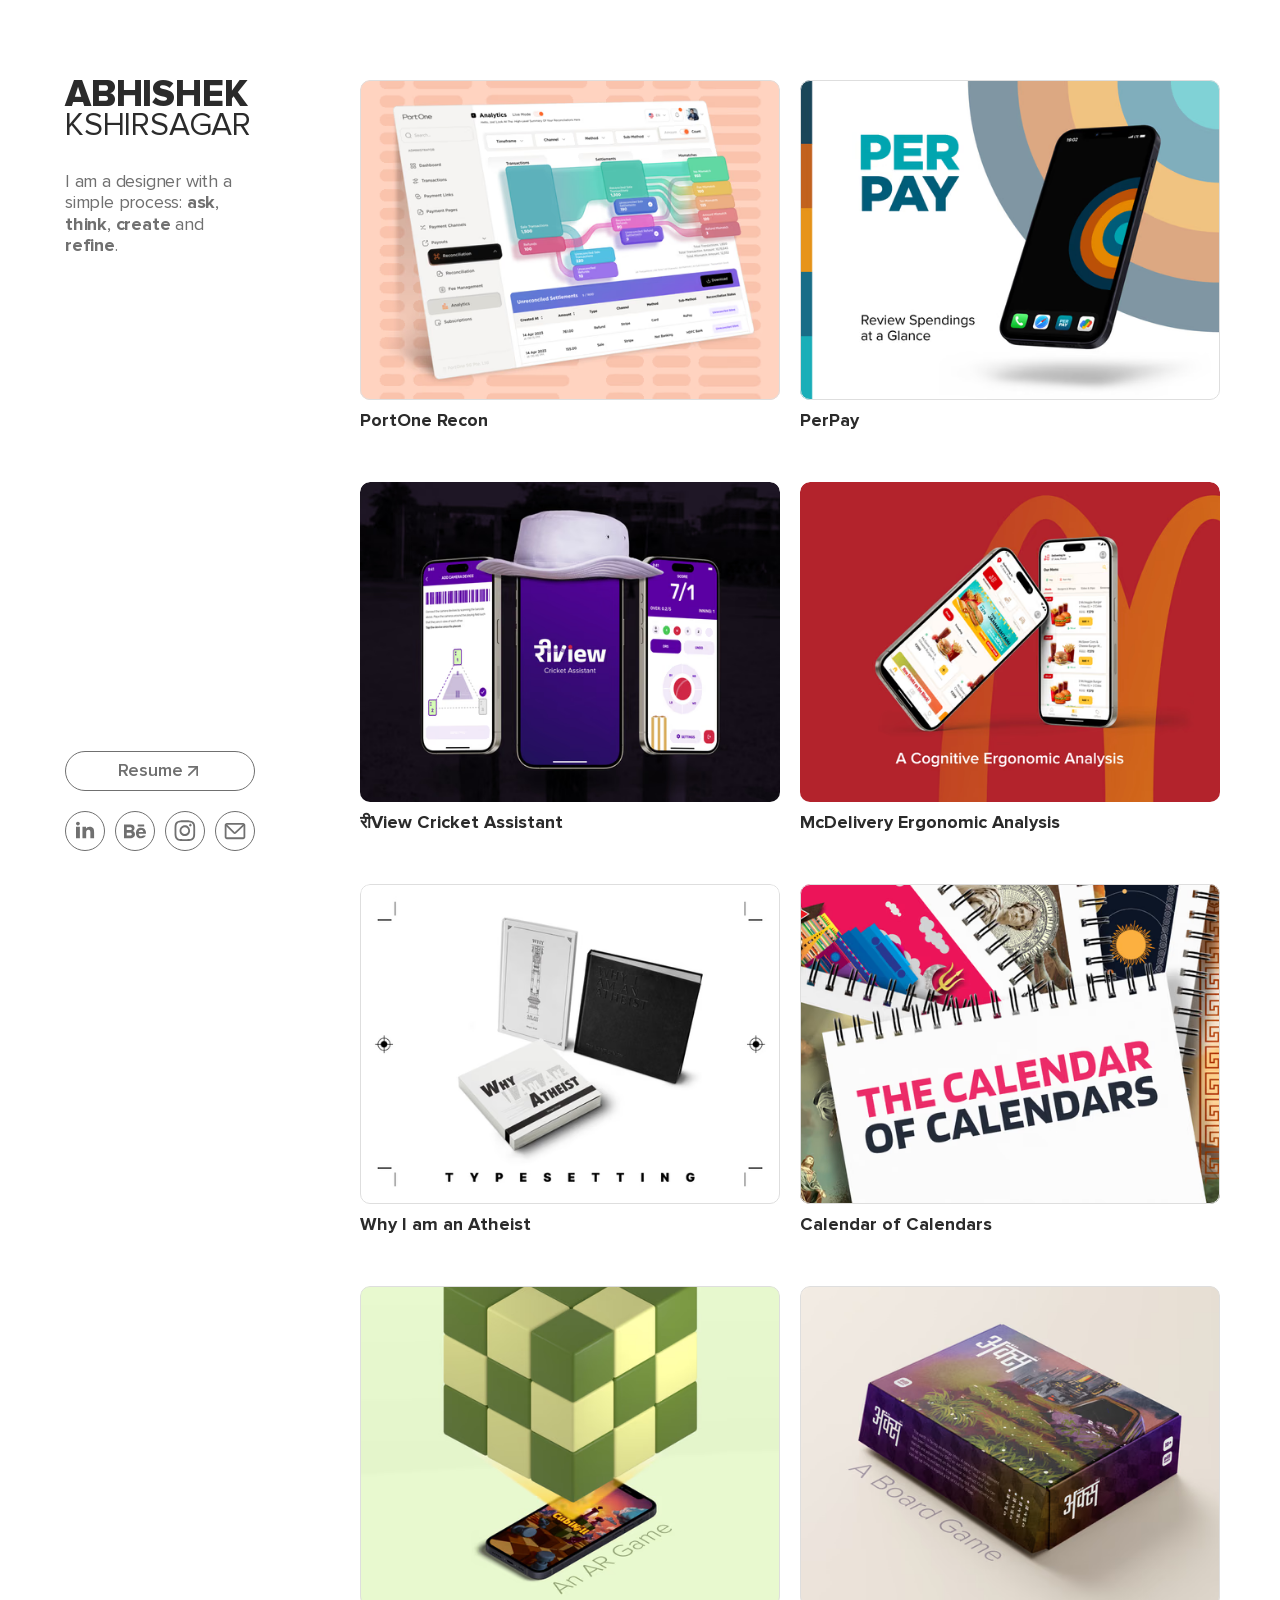
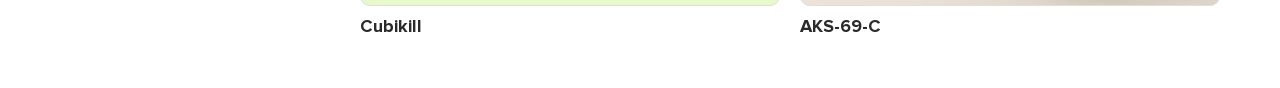
<file: index.html>
<!doctype html>
<!-- ✨ Built with Framer • https://www.framer.com/ -->
<html>
<head><link id="portfolio-resume-style" rel="stylesheet" href="./assets/resume/navigation.css" /><script id="portfolio-resume-navigation" src="./assets/resume/navigation.js" defer></script><style id="portfolio-badge-override">#__framer-badge-container{display:none!important}</style><script>globalThis.__FRAMER_MIRROR_BASE__=new URL("./",document.baseURI).pathname;</script>
    <meta charset="utf-8">
    
    
    <!-- Start of headStart -->
    
    <!-- End of headStart -->
    <meta name="viewport" content="width=device-width">
    <meta name="generator" content="Framer af04cc1">
    <title>Abhishek Kshirsagar</title>
    <meta name="description" content="Portfolio">
    <meta name="framer-search-index" content="https://framerusercontent.com/sites/6j6z7k2QV97Twanljhldfc/searchIndex-Mnrr2DsTQKvN.json">
    <link href="./assets/framerusercontent.com/images/FS86fqNeCy5LxZFNzqiPPjnNDE.png" rel="icon" media="(prefers-color-scheme: light)">
    <link href="./assets/framerusercontent.com/images/FS86fqNeCy5LxZFNzqiPPjnNDE.png" rel="icon" media="(prefers-color-scheme: dark)">
    <!-- Open Graph / Facebook -->
    <meta property="og:type" content="website">
    <meta property="og:title" content="Abhishek Kshirsagar">
    <meta property="og:description" content="Portfolio">
    <!-- Twitter -->
    <meta name="twitter:card" content="summary_large_image">
    <meta name="twitter:title" content="Abhishek Kshirsagar">
    <meta name="twitter:description" content="Portfolio">
    
    
    
    <meta name="robots" content="max-image-preview:large"><link rel="canonical" href="https://abhishekshirsagar.framer.website/"><meta property="og:url" content="https://abhishekshirsagar.framer.website/"><link rel="modulepreload" fetchpriority="low" href="./assets/framerusercontent.com/sites/6j6z7k2QV97Twanljhldfc/chunk-Z2I4AZUS.mjs"><link rel="modulepreload" fetchpriority="low" href="./assets/framerusercontent.com/sites/6j6z7k2QV97Twanljhldfc/chunk-JR5VT52U.mjs"><link rel="modulepreload" fetchpriority="low" href="./assets/framerusercontent.com/sites/6j6z7k2QV97Twanljhldfc/chunk-RIUMFBNJ.mjs"><link rel="modulepreload" fetchpriority="low" href="./assets/framerusercontent.com/sites/6j6z7k2QV97Twanljhldfc/go1YUUxLcIN8YxQtCr5MB-yEirUVF4OTH__PKDLt1RM.56VAGCRL.mjs"><link rel="modulepreload" fetchpriority="low" href="./assets/framerusercontent.com/sites/6j6z7k2QV97Twanljhldfc/chunk-MF3CIXTE.mjs"><link rel="modulepreload" fetchpriority="low" href="./assets/framerusercontent.com/sites/6j6z7k2QV97Twanljhldfc/chunk-SDGSMBIY.mjs"><link rel="modulepreload" fetchpriority="low" href="./assets/framerusercontent.com/sites/6j6z7k2QV97Twanljhldfc/chunk-EB32H6TK.mjs"><link rel="modulepreload" fetchpriority="low" href="./assets/framerusercontent.com/sites/6j6z7k2QV97Twanljhldfc/chunk-42U43NKG.mjs"><link rel="modulepreload" fetchpriority="low" href="./assets/framerusercontent.com/sites/6j6z7k2QV97Twanljhldfc/script_main.4EPXPQ22.mjs"><style data-framer-breakpoint-css>@media(min-width: 1200px){.hidden-1d2819g{display:none!important}}@media(min-width: 950px) and (max-width: 1199px){.hidden-1j8wkn2{display:none!important}}@media(min-width: 810px) and (max-width: 949px){.hidden-1up90p{display:none!important}}@media(min-width: 650px) and (max-width: 809px){.hidden-dx0xn2{display:none!important}}@media(max-width: 649px){.hidden-ooy9kk{display:none!important}}</style><style data-framer-css-ssr-minified data-framer-components="framer-n0XTW PropertyOverrides framer-im6zB framer-csrpm framer-Xl5Nb framer-QEB0r framer-J04cu framer-bHV7z framer-rRVHq framer-qjC4S framer-f53lW framer-VDCSH framer-Ky5GQ framer-4iJXJ framer-JzQeT framer-PA22W">html,body,#main{margin:0;padding:0;box-sizing:border-box}:root{-webkit-font-smoothing:antialiased;-moz-osx-font-smoothing:grayscale}*{box-sizing:border-box;-webkit-font-smoothing:inherit}h1,h2,h3,h4,h5,h6,p,figure{margin:0}body,input,textarea,select,button{font-size:12px;font-family:sans-serif}#__framer-badge-container{position:fixed;bottom:0;padding:20px;width:100%;display:flex;justify-content:right;pointer-events:none;z-index:314159}.__framer-badge{pointer-events:auto}@font-face{font-family:Anek Latin;font-style:normal;font-weight:500;font-stretch:100%;font-display:swap;src:url("./assets/fonts.gstatic.com/s/aneklatin/v5/co3WmWZulTRoU4a8dqrWiajBS5ByUkvdrluH-z-FzhO7_w.woff2") format("woff2");unicode-range:U+0102-0103,U+0110-0111,U+0128-0129,U+0168-0169,U+01A0-01A1,U+01AF-01B0,U+0300-0301,U+0303-0304,U+0308-0309,U+0323,U+0329,U+1EA0-1EF9,U+20AB}@font-face{font-family:Anek Latin;font-style:normal;font-weight:500;font-stretch:100%;font-display:swap;src:url("./assets/fonts.gstatic.com/s/aneklatin/v5/co3WmWZulTRoU4a8dqrWiajBS5ByUkvdrluH-z-EzhO7_w.woff2") format("woff2");unicode-range:U+0100-02BA,U+02BD-02C5,U+02C7-02CC,U+02CE-02D7,U+02DD-02FF,U+0304,U+0308,U+0329,U+1D00-1DBF,U+1E00-1E9F,U+1EF2-1EFF,U+2020,U+20A0-20AB,U+20AD-20C0,U+2113,U+2C60-2C7F,U+A720-A7FF}@font-face{font-family:Anek Latin;font-style:normal;font-weight:500;font-stretch:100%;font-display:swap;src:url("./assets/fonts.gstatic.com/s/aneklatin/v5/co3WmWZulTRoU4a8dqrWiajBS5ByUkvdrluH-z-KzhM.woff2") format("woff2");unicode-range:U+0000-00FF,U+0131,U+0152-0153,U+02BB-02BC,U+02C6,U+02DA,U+02DC,U+0304,U+0308,U+0329,U+2000-206F,U+20AC,U+2122,U+2191,U+2193,U+2212,U+2215,U+FEFF,U+FFFD}@font-face{font-family:Anek Latin;font-style:normal;font-weight:600;font-stretch:100%;font-display:swap;src:url("./assets/fonts.gstatic.com/s/aneklatin/v5/co3WmWZulTRoU4a8dqrWiajBS5ByUkvdrluH-z-FzhO7_w.woff2") format("woff2");unicode-range:U+0102-0103,U+0110-0111,U+0128-0129,U+0168-0169,U+01A0-01A1,U+01AF-01B0,U+0300-0301,U+0303-0304,U+0308-0309,U+0323,U+0329,U+1EA0-1EF9,U+20AB}@font-face{font-family:Anek Latin;font-style:normal;font-weight:600;font-stretch:100%;font-display:swap;src:url("./assets/fonts.gstatic.com/s/aneklatin/v5/co3WmWZulTRoU4a8dqrWiajBS5ByUkvdrluH-z-EzhO7_w.woff2") format("woff2");unicode-range:U+0100-02BA,U+02BD-02C5,U+02C7-02CC,U+02CE-02D7,U+02DD-02FF,U+0304,U+0308,U+0329,U+1D00-1DBF,U+1E00-1E9F,U+1EF2-1EFF,U+2020,U+20A0-20AB,U+20AD-20C0,U+2113,U+2C60-2C7F,U+A720-A7FF}@font-face{font-family:Anek Latin;font-style:normal;font-weight:600;font-stretch:100%;font-display:swap;src:url("./assets/fonts.gstatic.com/s/aneklatin/v5/co3WmWZulTRoU4a8dqrWiajBS5ByUkvdrluH-z-KzhM.woff2") format("woff2");unicode-range:U+0000-00FF,U+0131,U+0152-0153,U+02BB-02BC,U+02C6,U+02DA,U+02DC,U+0304,U+0308,U+0329,U+2000-206F,U+20AC,U+2122,U+2191,U+2193,U+2212,U+2215,U+FEFF,U+FFFD}@font-face{font-family:Proxima Nova Regular;src:url("./assets/framerusercontent.com/assets/NGygONmfNOu9gj9jcyqCrBLjuo.ttf");font-display:swap}@font-face{font-family:Proxima Nova Extrabold;src:url("./assets/framerusercontent.com/assets/mptxu7DlsPQjRGL9b9GCGaAMhzc.ttf");font-display:swap}@font-face{font-family:Proxima Nova Bold;src:url("./assets/framerusercontent.com/assets/AXTagucR5iFA5eDcnMkiK4Al3pk.ttf");font-display:swap}@font-face{font-family:Proxima Nova Semibold;src:url("./assets/framerusercontent.com/modules/assets/EGCI04XjKjsDebeOyfVvxoRHLXQ~7eCQlm632yQVqMEIghyVkGz0q9SQEy1L2ehmPX1Tr5l-8.ttf");font-display:swap}@font-face{font-family:Proxima Nova Bold Italic;src:url("./assets/framerusercontent.com/assets/FUowpZxc3z9B90GLeKI1OFH7rY.ttf");font-display:swap}@font-face{font-family:Proxima Nova Light;src:url("./assets/framerusercontent.com/assets/zyzTeIcPHZ33SqN9MNnzAlxgCvw.ttf");font-display:swap}@font-face{font-family:Inter;src:url("./assets/framerusercontent.com/assets/5vvr9Vy74if2I6bQbJvbw7SY1pQ.woff2");font-display:swap;font-style:normal;font-weight:400;unicode-range:U+0460-052F,U+1C80-1C88,U+20B4,U+2DE0-2DFF,U+A640-A69F,U+FE2E-FE2F}@font-face{font-family:Inter;src:url("./assets/framerusercontent.com/assets/EOr0mi4hNtlgWNn9if640EZzXCo.woff2");font-display:swap;font-style:normal;font-weight:400;unicode-range:U+0301,U+0400-045F,U+0490-0491,U+04B0-04B1,U+2116}@font-face{font-family:Inter;src:url("./assets/framerusercontent.com/assets/Y9k9QrlZAqio88Klkmbd8VoMQc.woff2");font-display:swap;font-style:normal;font-weight:400;unicode-range:U+1F00-1FFF}@font-face{font-family:Inter;src:url("./assets/framerusercontent.com/assets/OYrD2tBIBPvoJXiIHnLoOXnY9M.woff2");font-display:swap;font-style:normal;font-weight:400;unicode-range:U+0370-03FF}@font-face{font-family:Inter;src:url("./assets/framerusercontent.com/assets/JeYwfuaPfZHQhEG8U5gtPDZ7WQ.woff2");font-display:swap;font-style:normal;font-weight:400;unicode-range:U+0100-024F,U+0259,U+1E00-1EFF,U+2020,U+20A0-20AB,U+20AD-20CF,U+2113,U+2C60-2C7F,U+A720-A7FF}@font-face{font-family:Inter;src:url("./assets/framerusercontent.com/assets/vQyevYAyHtARFwPqUzQGpnDs.woff2");font-display:swap;font-style:normal;font-weight:400;unicode-range:U+0000-00FF,U+0131,U+0152-0153,U+02BB-02BC,U+02C6,U+02DA,U+02DC,U+2000-206F,U+2074,U+20AC,U+2122,U+2191,U+2193,U+2212,U+2215,U+FEFF,U+FFFD}@font-face{font-family:Inter;src:url("./assets/framerusercontent.com/assets/b6Y37FthZeALduNqHicBT6FutY.woff2");font-display:swap;font-style:normal;font-weight:400;unicode-range:U+0102-0103,U+0110-0111,U+0128-0129,U+0168-0169,U+01A0-01A1,U+01AF-01B0,U+1EA0-1EF9,U+20AB}@font-face{font-family:Inter;src:url("./assets/framerusercontent.com/assets/NXxvFRoY5LDh3yCm7MEP2jqYk.woff2");font-display:block;font-style:normal;font-weight:100;unicode-range:U+0460-052F,U+1C80-1C88,U+20B4,U+2DE0-2DFF,U+A640-A69F,U+FE2E-FE2F}@font-face{font-family:Inter;src:url("./assets/framerusercontent.com/assets/5CcgcVyoWSqO1THBiISd6oCog.woff2");font-display:block;font-style:normal;font-weight:100;unicode-range:U+0301,U+0400-045F,U+0490-0491,U+04B0-04B1,U+2116}@font-face{font-family:Inter;src:url("./assets/framerusercontent.com/assets/MF544SVCvk3yNpLIz3pwDXFZPKM.woff2");font-display:block;font-style:normal;font-weight:100;unicode-range:U+1F00-1FFF}@font-face{font-family:Inter;src:url("./assets/framerusercontent.com/assets/TNtxudDBkAm2RXdtU3rvTBwoM.woff2");font-display:block;font-style:normal;font-weight:100;unicode-range:U+0370-03FF}@font-face{font-family:Inter;src:url("./assets/framerusercontent.com/assets/fIabp4VN5z7iJ3lNOz9qfNeQHc.woff2");font-display:block;font-style:normal;font-weight:100;unicode-range:U+0100-024F,U+0259,U+1E00-1EFF,U+2020,U+20A0-20AB,U+20AD-20CF,U+2113,U+2C60-2C7F,U+A720-A7FF}@font-face{font-family:Inter;src:url("./assets/framerusercontent.com/assets/YSOgKh50dqzzsXffetgcarlLHcI.woff2");font-display:block;font-style:normal;font-weight:100;unicode-range:U+0000-00FF,U+0131,U+0152-0153,U+02BB-02BC,U+02C6,U+02DA,U+02DC,U+2000-206F,U+2074,U+20AC,U+2122,U+2191,U+2193,U+2212,U+2215,U+FEFF,U+FFFD}@font-face{font-family:Inter;src:url("./assets/framerusercontent.com/assets/9iRSYClnXA0RMygyIn6yjjWXJw.woff2");font-display:block;font-style:normal;font-weight:100;unicode-range:U+0102-0103,U+0110-0111,U+0128-0129,U+0168-0169,U+01A0-01A1,U+01AF-01B0,U+1EA0-1EF9,U+20AB}@font-face{font-family:Inter;src:url("./assets/framerusercontent.com/assets/MVhJhYeDWxeyqT939zMNyw9p8.woff2");font-display:block;font-style:normal;font-weight:200;unicode-range:U+0460-052F,U+1C80-1C88,U+20B4,U+2DE0-2DFF,U+A640-A69F,U+FE2E-FE2F}@font-face{font-family:Inter;src:url("./assets/framerusercontent.com/assets/WXQXYfAQJIi2pCJACAfWWXfIDqI.woff2");font-display:block;font-style:normal;font-weight:200;unicode-range:U+0301,U+0400-045F,U+0490-0491,U+04B0-04B1,U+2116}@font-face{font-family:Inter;src:url("./assets/framerusercontent.com/assets/RJeJJARdrtNUtic58kOz7hIgBuE.woff2");font-display:block;font-style:normal;font-weight:200;unicode-range:U+1F00-1FFF}@font-face{font-family:Inter;src:url("./assets/framerusercontent.com/assets/4hBRAuM02i3fsxYDzyNvt5Az2so.woff2");font-display:block;font-style:normal;font-weight:200;unicode-range:U+0370-03FF}@font-face{font-family:Inter;src:url("./assets/framerusercontent.com/assets/fz1JbBffNGgK7BNUI1mmbFBlgA8.woff2");font-display:block;font-style:normal;font-weight:200;unicode-range:U+0100-024F,U+0259,U+1E00-1EFF,U+2020,U+20A0-20AB,U+20AD-20CF,U+2113,U+2C60-2C7F,U+A720-A7FF}@font-face{font-family:Inter;src:url("./assets/framerusercontent.com/assets/hgmI3sEShaw5UU738TAjDBQPH0.woff2");font-display:block;font-style:normal;font-weight:200;unicode-range:U+0000-00FF,U+0131,U+0152-0153,U+02BB-02BC,U+02C6,U+02DA,U+02DC,U+2000-206F,U+2074,U+20AC,U+2122,U+2191,U+2193,U+2212,U+2215,U+FEFF,U+FFFD}@font-face{font-family:Inter;src:url("./assets/framerusercontent.com/assets/eIZyQwIlHYR0mnMSneEDMtqBPgw.woff2");font-display:block;font-style:normal;font-weight:200;unicode-range:U+0102-0103,U+0110-0111,U+0128-0129,U+0168-0169,U+01A0-01A1,U+01AF-01B0,U+1EA0-1EF9,U+20AB}@font-face{font-family:Inter;src:url("./assets/framerusercontent.com/assets/BkDpl4ghaqvMi1btKFyG2tdbec.woff2");font-display:swap;font-style:normal;font-weight:300;unicode-range:U+0460-052F,U+1C80-1C88,U+20B4,U+2DE0-2DFF,U+A640-A69F,U+FE2E-FE2F}@font-face{font-family:Inter;src:url("./assets/framerusercontent.com/assets/zAMK70AQRFSShJgUiaR5IiIhgzk.woff2");font-display:swap;font-style:normal;font-weight:300;unicode-range:U+0301,U+0400-045F,U+0490-0491,U+04B0-04B1,U+2116}@font-face{font-family:Inter;src:url("./assets/framerusercontent.com/assets/IETjvc5qzUaRoaruDpPSwCUM8.woff2");font-display:swap;font-style:normal;font-weight:300;unicode-range:U+1F00-1FFF}@font-face{font-family:Inter;src:url("./assets/framerusercontent.com/assets/oLCoaT3ioA0fHdJnWR9W6k7NY.woff2");font-display:swap;font-style:normal;font-weight:300;unicode-range:U+0370-03FF}@font-face{font-family:Inter;src:url("./assets/framerusercontent.com/assets/Sj0PCHQSBjFmEp6NBWg6FNaKc.woff2");font-display:swap;font-style:normal;font-weight:300;unicode-range:U+0100-024F,U+0259,U+1E00-1EFF,U+2020,U+20A0-20AB,U+20AD-20CF,U+2113,U+2C60-2C7F,U+A720-A7FF}@font-face{font-family:Inter;src:url("./assets/framerusercontent.com/assets/v2q8JTTTs7McDMSEhnxAIBqd0.woff2");font-display:swap;font-style:normal;font-weight:300;unicode-range:U+0000-00FF,U+0131,U+0152-0153,U+02BB-02BC,U+02C6,U+02DA,U+02DC,U+2000-206F,U+2074,U+20AC,U+2122,U+2191,U+2193,U+2212,U+2215,U+FEFF,U+FFFD}@font-face{font-family:Inter;src:url("./assets/framerusercontent.com/assets/H4TfENUY1rh8R9UaSD6vngjJP3M.woff2");font-display:swap;font-style:normal;font-weight:300;unicode-range:U+0102-0103,U+0110-0111,U+0128-0129,U+0168-0169,U+01A0-01A1,U+01AF-01B0,U+1EA0-1EF9,U+20AB}@font-face{font-family:Inter;src:url("./assets/framerusercontent.com/assets/5A3Ce6C9YYmCjpQx9M4inSaKU.woff2");font-display:swap;font-style:normal;font-weight:500;unicode-range:U+0460-052F,U+1C80-1C88,U+20B4,U+2DE0-2DFF,U+A640-A69F,U+FE2E-FE2F}@font-face{font-family:Inter;src:url("./assets/framerusercontent.com/assets/Qx95Xyt0Ka3SGhinnbXIGpEIyP4.woff2");font-display:swap;font-style:normal;font-weight:500;unicode-range:U+0301,U+0400-045F,U+0490-0491,U+04B0-04B1,U+2116}@font-face{font-family:Inter;src:url("./assets/framerusercontent.com/assets/6mJuEAguuIuMog10gGvH5d3cl8.woff2");font-display:swap;font-style:normal;font-weight:500;unicode-range:U+1F00-1FFF}@font-face{font-family:Inter;src:url("./assets/framerusercontent.com/assets/xYYWaj7wCU5zSQH0eXvSaS19wo.woff2");font-display:swap;font-style:normal;font-weight:500;unicode-range:U+0370-03FF}@font-face{font-family:Inter;src:url("./assets/framerusercontent.com/assets/otTaNuNpVK4RbdlT7zDDdKvQBA.woff2");font-display:swap;font-style:normal;font-weight:500;unicode-range:U+0100-024F,U+0259,U+1E00-1EFF,U+2020,U+20A0-20AB,U+20AD-20CF,U+2113,U+2C60-2C7F,U+A720-A7FF}@font-face{font-family:Inter;src:url("./assets/framerusercontent.com/assets/d3tHnaQIAeqiE5hGcRw4mmgWYU.woff2");font-display:swap;font-style:normal;font-weight:500;unicode-range:U+0000-00FF,U+0131,U+0152-0153,U+02BB-02BC,U+02C6,U+02DA,U+02DC,U+2000-206F,U+2074,U+20AC,U+2122,U+2191,U+2193,U+2212,U+2215,U+FEFF,U+FFFD}@font-face{font-family:Inter;src:url("./assets/framerusercontent.com/assets/DolVirEGb34pEXEp8t8FQBSK4.woff2");font-display:swap;font-style:normal;font-weight:500;unicode-range:U+0102-0103,U+0110-0111,U+0128-0129,U+0168-0169,U+01A0-01A1,U+01AF-01B0,U+1EA0-1EF9,U+20AB}@font-face{font-family:Inter;src:url("./assets/framerusercontent.com/assets/hyOgCu0Xnghbimh0pE8QTvtt2AU.woff2");font-display:swap;font-style:normal;font-weight:600;unicode-range:U+0460-052F,U+1C80-1C88,U+20B4,U+2DE0-2DFF,U+A640-A69F,U+FE2E-FE2F}@font-face{font-family:Inter;src:url("./assets/framerusercontent.com/assets/NeGmSOXrPBfEFIy5YZeHq17LEDA.woff2");font-display:swap;font-style:normal;font-weight:600;unicode-range:U+0301,U+0400-045F,U+0490-0491,U+04B0-04B1,U+2116}@font-face{font-family:Inter;src:url("./assets/framerusercontent.com/assets/oYaAX5himiTPYuN8vLWnqBbfD2s.woff2");font-display:swap;font-style:normal;font-weight:600;unicode-range:U+1F00-1FFF}@font-face{font-family:Inter;src:url("./assets/framerusercontent.com/assets/lEJLP4R0yuCaMCjSXYHtJw72M.woff2");font-display:swap;font-style:normal;font-weight:600;unicode-range:U+0370-03FF}@font-face{font-family:Inter;src:url("./assets/framerusercontent.com/assets/cRJyLNuTJR5jbyKzGi33wU9cqIQ.woff2");font-display:swap;font-style:normal;font-weight:600;unicode-range:U+0100-024F,U+0259,U+1E00-1EFF,U+2020,U+20A0-20AB,U+20AD-20CF,U+2113,U+2C60-2C7F,U+A720-A7FF}@font-face{font-family:Inter;src:url("./assets/framerusercontent.com/assets/1ZFS7N918ojhhd0nQWdj3jz4w.woff2");font-display:swap;font-style:normal;font-weight:600;unicode-range:U+0000-00FF,U+0131,U+0152-0153,U+02BB-02BC,U+02C6,U+02DA,U+02DC,U+2000-206F,U+2074,U+20AC,U+2122,U+2191,U+2193,U+2212,U+2215,U+FEFF,U+FFFD}@font-face{font-family:Inter;src:url("./assets/framerusercontent.com/assets/A0Wcc7NgXMjUuFdquHDrIZpzZw0.woff2");font-display:swap;font-style:normal;font-weight:600;unicode-range:U+0102-0103,U+0110-0111,U+0128-0129,U+0168-0169,U+01A0-01A1,U+01AF-01B0,U+1EA0-1EF9,U+20AB}@font-face{font-family:Inter;src:url("./assets/framerusercontent.com/assets/DpPBYI0sL4fYLgAkX8KXOPVt7c.woff2");font-display:swap;font-style:normal;font-weight:700;unicode-range:U+0460-052F,U+1C80-1C88,U+20B4,U+2DE0-2DFF,U+A640-A69F,U+FE2E-FE2F}@font-face{font-family:Inter;src:url("./assets/framerusercontent.com/assets/4RAEQdEOrcnDkhHiiCbJOw92Lk.woff2");font-display:swap;font-style:normal;font-weight:700;unicode-range:U+0301,U+0400-045F,U+0490-0491,U+04B0-04B1,U+2116}@font-face{font-family:Inter;src:url("./assets/framerusercontent.com/assets/1K3W8DizY3v4emK8Mb08YHxTbs.woff2");font-display:swap;font-style:normal;font-weight:700;unicode-range:U+1F00-1FFF}@font-face{font-family:Inter;src:url("./assets/framerusercontent.com/assets/tUSCtfYVM1I1IchuyCwz9gDdQ.woff2");font-display:swap;font-style:normal;font-weight:700;unicode-range:U+0370-03FF}@font-face{font-family:Inter;src:url("./assets/framerusercontent.com/assets/VgYFWiwsAC5OYxAycRXXvhze58.woff2");font-display:swap;font-style:normal;font-weight:700;unicode-range:U+0100-024F,U+0259,U+1E00-1EFF,U+2020,U+20A0-20AB,U+20AD-20CF,U+2113,U+2C60-2C7F,U+A720-A7FF}@font-face{font-family:Inter;src:url("./assets/framerusercontent.com/assets/DXD0Q7LSl7HEvDzucnyLnGBHM.woff2");font-display:swap;font-style:normal;font-weight:700;unicode-range:U+0000-00FF,U+0131,U+0152-0153,U+02BB-02BC,U+02C6,U+02DA,U+02DC,U+2000-206F,U+2074,U+20AC,U+2122,U+2191,U+2193,U+2212,U+2215,U+FEFF,U+FFFD}@font-face{font-family:Inter;src:url("./assets/framerusercontent.com/assets/GIryZETIX4IFypco5pYZONKhJIo.woff2");font-display:swap;font-style:normal;font-weight:700;unicode-range:U+0102-0103,U+0110-0111,U+0128-0129,U+0168-0169,U+01A0-01A1,U+01AF-01B0,U+1EA0-1EF9,U+20AB}@font-face{font-family:Inter;src:url("./assets/framerusercontent.com/assets/PONfPc6h4EPYwJliXQBmjVx7QxI.woff2");font-display:swap;font-style:normal;font-weight:800;unicode-range:U+0460-052F,U+1C80-1C88,U+20B4,U+2DE0-2DFF,U+A640-A69F,U+FE2E-FE2F}@font-face{font-family:Inter;src:url("./assets/framerusercontent.com/assets/zsnJN7Z1wdzUvepJniD3rbvJIyU.woff2");font-display:swap;font-style:normal;font-weight:800;unicode-range:U+0301,U+0400-045F,U+0490-0491,U+04B0-04B1,U+2116}@font-face{font-family:Inter;src:url("./assets/framerusercontent.com/assets/UrzZBOy7RyJEWAZGduzOeHiHuY.woff2");font-display:swap;font-style:normal;font-weight:800;unicode-range:U+1F00-1FFF}@font-face{font-family:Inter;src:url("./assets/framerusercontent.com/assets/996sR9SfSDuYELz8oHhDOcErkY.woff2");font-display:swap;font-style:normal;font-weight:800;unicode-range:U+0370-03FF}@font-face{font-family:Inter;src:url("./assets/framerusercontent.com/assets/ftN1HpyPVJEoEb4q36SOrNdLXU.woff2");font-display:swap;font-style:normal;font-weight:800;unicode-range:U+0100-024F,U+0259,U+1E00-1EFF,U+2020,U+20A0-20AB,U+20AD-20CF,U+2113,U+2C60-2C7F,U+A720-A7FF}@font-face{font-family:Inter;src:url("./assets/framerusercontent.com/assets/jN39PDxZWEwjG7Csryx3JN2r2Y.woff2");font-display:swap;font-style:normal;font-weight:800;unicode-range:U+0000-00FF,U+0131,U+0152-0153,U+02BB-02BC,U+02C6,U+02DA,U+02DC,U+2000-206F,U+2074,U+20AC,U+2122,U+2191,U+2193,U+2212,U+2215,U+FEFF,U+FFFD}@font-face{font-family:Inter;src:url("./assets/framerusercontent.com/assets/JAur4lGGSGRGyrFi59JSIKqVgU.woff2");font-display:swap;font-style:normal;font-weight:800;unicode-range:U+0102-0103,U+0110-0111,U+0128-0129,U+0168-0169,U+01A0-01A1,U+01AF-01B0,U+1EA0-1EF9,U+20AB}@font-face{font-family:Inter;src:url("./assets/framerusercontent.com/assets/mkY5Sgyq51ik0AMrSBwhm9DJg.woff2");font-display:block;font-style:normal;font-weight:900;unicode-range:U+0460-052F,U+1C80-1C88,U+20B4,U+2DE0-2DFF,U+A640-A69F,U+FE2E-FE2F}@font-face{font-family:Inter;src:url("./assets/framerusercontent.com/assets/X5hj6qzcHUYv7h1390c8Rhm6550.woff2");font-display:block;font-style:normal;font-weight:900;unicode-range:U+0301,U+0400-045F,U+0490-0491,U+04B0-04B1,U+2116}@font-face{font-family:Inter;src:url("./assets/framerusercontent.com/assets/gQhNpS3tN86g8RcVKYUUaKt2oMQ.woff2");font-display:block;font-style:normal;font-weight:900;unicode-range:U+1F00-1FFF}@font-face{font-family:Inter;src:url("./assets/framerusercontent.com/assets/cugnVhSraaRyANCaUtI5FV17wk.woff2");font-display:block;font-style:normal;font-weight:900;unicode-range:U+0370-03FF}@font-face{font-family:Inter;src:url("./assets/framerusercontent.com/assets/5HcVoGak8k5agFJSaKa4floXVu0.woff2");font-display:block;font-style:normal;font-weight:900;unicode-range:U+0100-024F,U+0259,U+1E00-1EFF,U+2020,U+20A0-20AB,U+20AD-20CF,U+2113,U+2C60-2C7F,U+A720-A7FF}@font-face{font-family:Inter;src:url("./assets/framerusercontent.com/assets/jn4BtSPLlS0NDp1KiFAtFKiiY0o.woff2");font-display:block;font-style:normal;font-weight:900;unicode-range:U+0000-00FF,U+0131,U+0152-0153,U+02BB-02BC,U+02C6,U+02DA,U+02DC,U+2000-206F,U+2074,U+20AC,U+2122,U+2191,U+2193,U+2212,U+2215,U+FEFF,U+FFFD}@font-face{font-family:Inter;src:url("./assets/framerusercontent.com/assets/P2Bw01CtL0b9wqygO0sSVogWbo.woff2");font-display:block;font-style:normal;font-weight:900;unicode-range:U+0102-0103,U+0110-0111,U+0128-0129,U+0168-0169,U+01A0-01A1,U+01AF-01B0,U+1EA0-1EF9,U+20AB}@font-face{font-family:Inter;src:url("./assets/framerusercontent.com/assets/YJsHMqeEm0oDHuxRTVCwg5eZuo.woff2");font-display:block;font-style:italic;font-weight:100;unicode-range:U+0460-052F,U+1C80-1C88,U+20B4,U+2DE0-2DFF,U+A640-A69F,U+FE2E-FE2F}@font-face{font-family:Inter;src:url("./assets/framerusercontent.com/assets/oJJMyJlDykMObEyb5VexHSxd24.woff2");font-display:block;font-style:italic;font-weight:100;unicode-range:U+0301,U+0400-045F,U+0490-0491,U+04B0-04B1,U+2116}@font-face{font-family:Inter;src:url("./assets/framerusercontent.com/assets/IpeaX0WzLaonj68howNZg4SJJaY.woff2");font-display:block;font-style:italic;font-weight:100;unicode-range:U+1F00-1FFF}@font-face{font-family:Inter;src:url("./assets/framerusercontent.com/assets/KCj1bV3vDXY5OLHttTeRYcu9J8.woff2");font-display:block;font-style:italic;font-weight:100;unicode-range:U+0370-03FF}@font-face{font-family:Inter;src:url("./assets/framerusercontent.com/assets/biaVHhOprxbHaR3dIP7Z8cYurHg.woff2");font-display:block;font-style:italic;font-weight:100;unicode-range:U+0100-024F,U+0259,U+1E00-1EFF,U+2020,U+20A0-20AB,U+20AD-20CF,U+2113,U+2C60-2C7F,U+A720-A7FF}@font-face{font-family:Inter;src:url("./assets/framerusercontent.com/assets/BpOIEy4nYtcp1RwqOtwAgi2EiDE.woff2");font-display:block;font-style:italic;font-weight:100;unicode-range:U+0000-00FF,U+0131,U+0152-0153,U+02BB-02BC,U+02C6,U+02DA,U+02DC,U+2000-206F,U+2074,U+20AC,U+2122,U+2191,U+2193,U+2212,U+2215,U+FEFF,U+FFFD}@font-face{font-family:Inter;src:url("./assets/framerusercontent.com/assets/gNa011yWpVpNFgUhhSlDX8nUiPQ.woff2");font-display:block;font-style:italic;font-weight:100;unicode-range:U+0102-0103,U+0110-0111,U+0128-0129,U+0168-0169,U+01A0-01A1,U+01AF-01B0,U+1EA0-1EF9,U+20AB}@font-face{font-family:Inter;src:url("./assets/framerusercontent.com/assets/vpq17U0WM26sBGHgq9jnrUmUf8.woff2");font-display:block;font-style:italic;font-weight:200;unicode-range:U+0460-052F,U+1C80-1C88,U+20B4,U+2DE0-2DFF,U+A640-A69F,U+FE2E-FE2F}@font-face{font-family:Inter;src:url("./assets/framerusercontent.com/assets/bNYh7lNMEpOegeRYAtyGel1WqBE.woff2");font-display:block;font-style:italic;font-weight:200;unicode-range:U+0301,U+0400-045F,U+0490-0491,U+04B0-04B1,U+2116}@font-face{font-family:Inter;src:url("./assets/framerusercontent.com/assets/FBzcXZYmdulcZC0z278U6o0cw.woff2");font-display:block;font-style:italic;font-weight:200;unicode-range:U+1F00-1FFF}@font-face{font-family:Inter;src:url("./assets/framerusercontent.com/assets/ua60IRqWK94xCrq0SC639Hbsdjg.woff2");font-display:block;font-style:italic;font-weight:200;unicode-range:U+0370-03FF}@font-face{font-family:Inter;src:url("./assets/framerusercontent.com/assets/Pd8gNPn2dSCh4FyjWFw9PJysoQ.woff2");font-display:block;font-style:italic;font-weight:200;unicode-range:U+0100-024F,U+0259,U+1E00-1EFF,U+2020,U+20A0-20AB,U+20AD-20CF,U+2113,U+2C60-2C7F,U+A720-A7FF}@font-face{font-family:Inter;src:url("./assets/framerusercontent.com/assets/zpiI5DA3vCb3G2sqEyq9xqogo.woff2");font-display:block;font-style:italic;font-weight:200;unicode-range:U+0000-00FF,U+0131,U+0152-0153,U+02BB-02BC,U+02C6,U+02DA,U+02DC,U+2000-206F,U+2074,U+20AC,U+2122,U+2191,U+2193,U+2212,U+2215,U+FEFF,U+FFFD}@font-face{font-family:Inter;src:url("./assets/framerusercontent.com/assets/DtVQjTG8OGGKnwKYrMHRZVCyo.woff2");font-display:block;font-style:italic;font-weight:200;unicode-range:U+0102-0103,U+0110-0111,U+0128-0129,U+0168-0169,U+01A0-01A1,U+01AF-01B0,U+1EA0-1EF9,U+20AB}@font-face{font-family:Inter;src:url("./assets/framerusercontent.com/assets/YYB6GZmCWnZq3RWZOghuZIOxQY.woff2");font-display:swap;font-style:italic;font-weight:300;unicode-range:U+0460-052F,U+1C80-1C88,U+20B4,U+2DE0-2DFF,U+A640-A69F,U+FE2E-FE2F}@font-face{font-family:Inter;src:url("./assets/framerusercontent.com/assets/miJTzODdiyIr3tRo9KEoqXXk2PM.woff2");font-display:swap;font-style:italic;font-weight:300;unicode-range:U+0301,U+0400-045F,U+0490-0491,U+04B0-04B1,U+2116}@font-face{font-family:Inter;src:url("./assets/framerusercontent.com/assets/6ZMhcggRFfEfbf7lncCpaUbA.woff2");font-display:swap;font-style:italic;font-weight:300;unicode-range:U+1F00-1FFF}@font-face{font-family:Inter;src:url("./assets/framerusercontent.com/assets/8sCN6PGUr4I8q5hC5twAXfcwqV0.woff2");font-display:swap;font-style:italic;font-weight:300;unicode-range:U+0370-03FF}@font-face{font-family:Inter;src:url("./assets/framerusercontent.com/assets/aUYDUTztS7anQw5JuwCncXeLOBY.woff2");font-display:swap;font-style:italic;font-weight:300;unicode-range:U+0100-024F,U+0259,U+1E00-1EFF,U+2020,U+20A0-20AB,U+20AD-20CF,U+2113,U+2C60-2C7F,U+A720-A7FF}@font-face{font-family:Inter;src:url("./assets/framerusercontent.com/assets/5mDAOkC5Wpzo7NkuE9oYfqlY2u4.woff2");font-display:swap;font-style:italic;font-weight:300;unicode-range:U+0000-00FF,U+0131,U+0152-0153,U+02BB-02BC,U+02C6,U+02DA,U+02DC,U+2000-206F,U+2074,U+20AC,U+2122,U+2191,U+2193,U+2212,U+2215,U+FEFF,U+FFFD}@font-face{font-family:Inter;src:url("./assets/framerusercontent.com/assets/yDiPvYxioBHsicnYxpPW35WQmx8.woff2");font-display:swap;font-style:italic;font-weight:300;unicode-range:U+0102-0103,U+0110-0111,U+0128-0129,U+0168-0169,U+01A0-01A1,U+01AF-01B0,U+1EA0-1EF9,U+20AB}@font-face{font-family:Inter;src:url("./assets/framerusercontent.com/assets/CfMzU8w2e7tHgF4T4rATMPuWosA.woff2");font-display:swap;font-style:italic;font-weight:400;unicode-range:U+0460-052F,U+1C80-1C88,U+20B4,U+2DE0-2DFF,U+A640-A69F,U+FE2E-FE2F}@font-face{font-family:Inter;src:url("./assets/framerusercontent.com/assets/867QObYax8ANsfX4TGEVU9YiCM.woff2");font-display:swap;font-style:italic;font-weight:400;unicode-range:U+0301,U+0400-045F,U+0490-0491,U+04B0-04B1,U+2116}@font-face{font-family:Inter;src:url("./assets/framerusercontent.com/assets/Oyn2ZbENFdnW7mt2Lzjk1h9Zb9k.woff2");font-display:swap;font-style:italic;font-weight:400;unicode-range:U+1F00-1FFF}@font-face{font-family:Inter;src:url("./assets/framerusercontent.com/assets/cdAe8hgZ1cMyLu9g005pAW3xMo.woff2");font-display:swap;font-style:italic;font-weight:400;unicode-range:U+0370-03FF}@font-face{font-family:Inter;src:url("./assets/framerusercontent.com/assets/DOfvtmE1UplCq161m6Hj8CSQYg.woff2");font-display:swap;font-style:italic;font-weight:400;unicode-range:U+0100-024F,U+0259,U+1E00-1EFF,U+2020,U+20A0-20AB,U+20AD-20CF,U+2113,U+2C60-2C7F,U+A720-A7FF}@font-face{font-family:Inter;src:url("./assets/framerusercontent.com/assets/vFzuJY0c65av44uhEKB6vyjFMg.woff2");font-display:swap;font-style:italic;font-weight:400;unicode-range:U+0000-00FF,U+0131,U+0152-0153,U+02BB-02BC,U+02C6,U+02DA,U+02DC,U+2000-206F,U+2074,U+20AC,U+2122,U+2191,U+2193,U+2212,U+2215,U+FEFF,U+FFFD}@font-face{font-family:Inter;src:url("./assets/framerusercontent.com/assets/tKtBcDnBMevsEEJKdNGhhkLzYo.woff2");font-display:swap;font-style:italic;font-weight:400;unicode-range:U+0102-0103,U+0110-0111,U+0128-0129,U+0168-0169,U+01A0-01A1,U+01AF-01B0,U+1EA0-1EF9,U+20AB}@font-face{font-family:Inter;src:url("./assets/framerusercontent.com/assets/khkJkwSL66WFg8SX6Wa726c.woff2");font-display:swap;font-style:italic;font-weight:500;unicode-range:U+0460-052F,U+1C80-1C88,U+20B4,U+2DE0-2DFF,U+A640-A69F,U+FE2E-FE2F}@font-face{font-family:Inter;src:url("./assets/framerusercontent.com/assets/0E7IMbDzcGABpBwwqNEt60wU0w.woff2");font-display:swap;font-style:italic;font-weight:500;unicode-range:U+0301,U+0400-045F,U+0490-0491,U+04B0-04B1,U+2116}@font-face{font-family:Inter;src:url("./assets/framerusercontent.com/assets/NTJ0nQgIF0gcDelS14zQ9NR9Q.woff2");font-display:swap;font-style:italic;font-weight:500;unicode-range:U+1F00-1FFF}@font-face{font-family:Inter;src:url("./assets/framerusercontent.com/assets/QrcNhgEPfRl0LS8qz5Ln8olanl8.woff2");font-display:swap;font-style:italic;font-weight:500;unicode-range:U+0370-03FF}@font-face{font-family:Inter;src:url("./assets/framerusercontent.com/assets/JEXmejW8mXOYMtt0hyRg811kHac.woff2");font-display:swap;font-style:italic;font-weight:500;unicode-range:U+0100-024F,U+0259,U+1E00-1EFF,U+2020,U+20A0-20AB,U+20AD-20CF,U+2113,U+2C60-2C7F,U+A720-A7FF}@font-face{font-family:Inter;src:url("./assets/framerusercontent.com/assets/ksvR4VsLksjpSwnC2fPgHRNMw.woff2");font-display:swap;font-style:italic;font-weight:500;unicode-range:U+0000-00FF,U+0131,U+0152-0153,U+02BB-02BC,U+02C6,U+02DA,U+02DC,U+2000-206F,U+2074,U+20AC,U+2122,U+2191,U+2193,U+2212,U+2215,U+FEFF,U+FFFD}@font-face{font-family:Inter;src:url("./assets/framerusercontent.com/assets/uy9s0iWuxiNnVt8EpTI3gzohpwo.woff2");font-display:swap;font-style:italic;font-weight:500;unicode-range:U+0102-0103,U+0110-0111,U+0128-0129,U+0168-0169,U+01A0-01A1,U+01AF-01B0,U+1EA0-1EF9,U+20AB}@font-face{font-family:Inter;src:url("./assets/framerusercontent.com/assets/vxBnBhH8768IFAXAb4Qf6wQHKs.woff2");font-display:swap;font-style:italic;font-weight:600;unicode-range:U+0460-052F,U+1C80-1C88,U+20B4,U+2DE0-2DFF,U+A640-A69F,U+FE2E-FE2F}@font-face{font-family:Inter;src:url("./assets/framerusercontent.com/assets/zSsEuoJdh8mcFVk976C05ZfQr8.woff2");font-display:swap;font-style:italic;font-weight:600;unicode-range:U+0301,U+0400-045F,U+0490-0491,U+04B0-04B1,U+2116}@font-face{font-family:Inter;src:url("./assets/framerusercontent.com/assets/b8ezwLrN7h2AUoPEENcsTMVJ0.woff2");font-display:swap;font-style:italic;font-weight:600;unicode-range:U+1F00-1FFF}@font-face{font-family:Inter;src:url("./assets/framerusercontent.com/assets/mvNEIBLyHbscgHtwfsByjXUz3XY.woff2");font-display:swap;font-style:italic;font-weight:600;unicode-range:U+0370-03FF}@font-face{font-family:Inter;src:url("./assets/framerusercontent.com/assets/6FI2EneKzM3qBy5foOZXey7coCA.woff2");font-display:swap;font-style:italic;font-weight:600;unicode-range:U+0100-024F,U+0259,U+1E00-1EFF,U+2020,U+20A0-20AB,U+20AD-20CF,U+2113,U+2C60-2C7F,U+A720-A7FF}@font-face{font-family:Inter;src:url("./assets/framerusercontent.com/assets/qrVgiXNd6RuQjETYQiVQ9nqCk.woff2");font-display:swap;font-style:italic;font-weight:600;unicode-range:U+0000-00FF,U+0131,U+0152-0153,U+02BB-02BC,U+02C6,U+02DA,U+02DC,U+2000-206F,U+2074,U+20AC,U+2122,U+2191,U+2193,U+2212,U+2215,U+FEFF,U+FFFD}@font-face{font-family:Inter;src:url("./assets/framerusercontent.com/assets/NHHeAKJVP0ZWHk5YZnQQChIsBM.woff2");font-display:swap;font-style:italic;font-weight:600;unicode-range:U+0102-0103,U+0110-0111,U+0128-0129,U+0168-0169,U+01A0-01A1,U+01AF-01B0,U+1EA0-1EF9,U+20AB}@font-face{font-family:Inter;src:url("./assets/framerusercontent.com/assets/H89BbHkbHDzlxZzxi8uPzTsp90.woff2");font-display:swap;font-style:italic;font-weight:700;unicode-range:U+0460-052F,U+1C80-1C88,U+20B4,U+2DE0-2DFF,U+A640-A69F,U+FE2E-FE2F}@font-face{font-family:Inter;src:url("./assets/framerusercontent.com/assets/u6gJwDuwB143kpNK1T1MDKDWkMc.woff2");font-display:swap;font-style:italic;font-weight:700;unicode-range:U+0301,U+0400-045F,U+0490-0491,U+04B0-04B1,U+2116}@font-face{font-family:Inter;src:url("./assets/framerusercontent.com/assets/43sJ6MfOPh1LCJt46OvyDuSbA6o.woff2");font-display:swap;font-style:italic;font-weight:700;unicode-range:U+1F00-1FFF}@font-face{font-family:Inter;src:url("./assets/framerusercontent.com/assets/wccHG0r4gBDAIRhfHiOlq6oEkqw.woff2");font-display:swap;font-style:italic;font-weight:700;unicode-range:U+0370-03FF}@font-face{font-family:Inter;src:url("./assets/framerusercontent.com/assets/WZ367JPwf9bRW6LdTHN8rXgSjw.woff2");font-display:swap;font-style:italic;font-weight:700;unicode-range:U+0100-024F,U+0259,U+1E00-1EFF,U+2020,U+20A0-20AB,U+20AD-20CF,U+2113,U+2C60-2C7F,U+A720-A7FF}@font-face{font-family:Inter;src:url("./assets/framerusercontent.com/assets/QxmhnWTzLtyjIiZcfaLIJ8EFBXU.woff2");font-display:swap;font-style:italic;font-weight:700;unicode-range:U+0000-00FF,U+0131,U+0152-0153,U+02BB-02BC,U+02C6,U+02DA,U+02DC,U+2000-206F,U+2074,U+20AC,U+2122,U+2191,U+2193,U+2212,U+2215,U+FEFF,U+FFFD}@font-face{font-family:Inter;src:url("./assets/framerusercontent.com/assets/2A4Xx7CngadFGlVV4xrO06OBHY.woff2");font-display:swap;font-style:italic;font-weight:700;unicode-range:U+0102-0103,U+0110-0111,U+0128-0129,U+0168-0169,U+01A0-01A1,U+01AF-01B0,U+1EA0-1EF9,U+20AB}@font-face{font-family:Inter;src:url("./assets/framerusercontent.com/assets/if4nAQEfO1l3iBiurvlUSTaMA.woff2");font-display:swap;font-style:italic;font-weight:800;unicode-range:U+0460-052F,U+1C80-1C88,U+20B4,U+2DE0-2DFF,U+A640-A69F,U+FE2E-FE2F}@font-face{font-family:Inter;src:url("./assets/framerusercontent.com/assets/GdJ7SQjcmkU1sz7lk5lMpKUlKY.woff2");font-display:swap;font-style:italic;font-weight:800;unicode-range:U+0301,U+0400-045F,U+0490-0491,U+04B0-04B1,U+2116}@font-face{font-family:Inter;src:url("./assets/framerusercontent.com/assets/sOA6LVskcCqlqggyjIZe0Zh39UQ.woff2");font-display:swap;font-style:italic;font-weight:800;unicode-range:U+1F00-1FFF}@font-face{font-family:Inter;src:url("./assets/framerusercontent.com/assets/zUCSsMbWBcHOQoATrhsPVigkc.woff2");font-display:swap;font-style:italic;font-weight:800;unicode-range:U+0370-03FF}@font-face{font-family:Inter;src:url("./assets/framerusercontent.com/assets/6eYp9yIAUvPZY7o0yfI4e2OP6g.woff2");font-display:swap;font-style:italic;font-weight:800;unicode-range:U+0100-024F,U+0259,U+1E00-1EFF,U+2020,U+20A0-20AB,U+20AD-20CF,U+2113,U+2C60-2C7F,U+A720-A7FF}@font-face{font-family:Inter;src:url("./assets/framerusercontent.com/assets/aKoimhPBfs6C7Am2HTTVjGcpE.woff2");font-display:swap;font-style:italic;font-weight:800;unicode-range:U+0000-00FF,U+0131,U+0152-0153,U+02BB-02BC,U+02C6,U+02DA,U+02DC,U+2000-206F,U+2074,U+20AC,U+2122,U+2191,U+2193,U+2212,U+2215,U+FEFF,U+FFFD}@font-face{font-family:Inter;src:url("./assets/framerusercontent.com/assets/L9nHaKi7ULzGWchEehsfwttxOwM.woff2");font-display:swap;font-style:italic;font-weight:800;unicode-range:U+0102-0103,U+0110-0111,U+0128-0129,U+0168-0169,U+01A0-01A1,U+01AF-01B0,U+1EA0-1EF9,U+20AB}@font-face{font-family:Inter;src:url("./assets/framerusercontent.com/assets/05KsVHGDmqXSBXM4yRZ65P8i0s.woff2");font-display:block;font-style:italic;font-weight:900;unicode-range:U+0460-052F,U+1C80-1C88,U+20B4,U+2DE0-2DFF,U+A640-A69F,U+FE2E-FE2F}@font-face{font-family:Inter;src:url("./assets/framerusercontent.com/assets/ky8ovPukK4dJ1Pxq74qGhOqCYI.woff2");font-display:block;font-style:italic;font-weight:900;unicode-range:U+0301,U+0400-045F,U+0490-0491,U+04B0-04B1,U+2116}@font-face{font-family:Inter;src:url("./assets/framerusercontent.com/assets/vvNSqIj42qeQ2bvCRBIWKHscrc.woff2");font-display:block;font-style:italic;font-weight:900;unicode-range:U+1F00-1FFF}@font-face{font-family:Inter;src:url("./assets/framerusercontent.com/assets/3ZmXbBKToJifDV9gwcifVd1tEY.woff2");font-display:block;font-style:italic;font-weight:900;unicode-range:U+0370-03FF}@font-face{font-family:Inter;src:url("./assets/framerusercontent.com/assets/FNfhX3dt4ChuLJq2PwdlxHO7PU.woff2");font-display:block;font-style:italic;font-weight:900;unicode-range:U+0100-024F,U+0259,U+1E00-1EFF,U+2020,U+20A0-20AB,U+20AD-20CF,U+2113,U+2C60-2C7F,U+A720-A7FF}@font-face{font-family:Inter;src:url("./assets/framerusercontent.com/assets/g0c8vEViiXNlKAgI4Ymmk3Ig.woff2");font-display:block;font-style:italic;font-weight:900;unicode-range:U+0000-00FF,U+0131,U+0152-0153,U+02BB-02BC,U+02C6,U+02DA,U+02DC,U+2000-206F,U+2074,U+20AC,U+2122,U+2191,U+2193,U+2212,U+2215,U+FEFF,U+FFFD}@font-face{font-family:Inter;src:url("./assets/framerusercontent.com/assets/efTfQcBJ53kM2pB1hezSZ3RDUFs.woff2");font-display:block;font-style:italic;font-weight:900;unicode-range:U+0102-0103,U+0110-0111,U+0128-0129,U+0168-0169,U+01A0-01A1,U+01AF-01B0,U+1EA0-1EF9,U+20AB}@font-face{font-family:Inter Display;src:url("./assets/framerusercontent.com/assets/2uIBiALfCHVpWbHqRMZutfT7giU.woff2");font-display:swap;font-style:normal;font-weight:400;unicode-range:U+0460-052F,U+1C80-1C88,U+20B4,U+2DE0-2DFF,U+A640-A69F,U+FE2E-FE2F}@font-face{font-family:Inter Display;src:url("./assets/framerusercontent.com/assets/Zwfz6xbVe5pmcWRJRgBDHnMkOkI.woff2");font-display:swap;font-style:normal;font-weight:400;unicode-range:U+0301,U+0400-045F,U+0490-0491,U+04B0-04B1,U+2116}@font-face{font-family:Inter Display;src:url("./assets/framerusercontent.com/assets/U9LaDDmbRhzX3sB8g8glTy5feTE.woff2");font-display:swap;font-style:normal;font-weight:400;unicode-range:U+1F00-1FFF}@font-face{font-family:Inter Display;src:url("./assets/framerusercontent.com/assets/tVew2LzXJ1t7QfxP1gdTIdj2o0g.woff2");font-display:swap;font-style:normal;font-weight:400;unicode-range:U+0370-03FF}@font-face{font-family:Inter Display;src:url("./assets/framerusercontent.com/assets/DF7bjCRmStYPqSb945lAlMfCCVQ.woff2");font-display:swap;font-style:normal;font-weight:400;unicode-range:U+0100-024F,U+0259,U+1E00-1EFF,U+2020,U+20A0-20AB,U+20AD-20CF,U+2113,U+2C60-2C7F,U+A720-A7FF}@font-face{font-family:Inter Display;src:url("./assets/framerusercontent.com/assets/nCpxWS6DaPlPe0lHzStXAPCo3lw.woff2");font-display:swap;font-style:normal;font-weight:400;unicode-range:U+0000-00FF,U+0131,U+0152-0153,U+02BB-02BC,U+02C6,U+02DA,U+02DC,U+2000-206F,U+2074,U+20AC,U+2122,U+2191,U+2193,U+2212,U+2215,U+FEFF,U+FFFD}@font-face{font-family:Inter Display;src:url("./assets/framerusercontent.com/assets/vebZUMjGyKkYsfcY73iwWTzLNag.woff2");font-display:swap;font-style:normal;font-weight:400;unicode-range:U+0102-0103,U+0110-0111,U+0128-0129,U+0168-0169,U+01A0-01A1,U+01AF-01B0,U+1EA0-1EF9,U+20AB}@font-face{font-family:Inter Display;src:url("./assets/framerusercontent.com/assets/Vu4RH4OOAYHIXg4LpXVzNVmbpY.woff2");font-display:block;font-style:normal;font-weight:100;unicode-range:U+0460-052F,U+1C80-1C88,U+20B4,U+2DE0-2DFF,U+A640-A69F,U+FE2E-FE2F}@font-face{font-family:Inter Display;src:url("./assets/framerusercontent.com/assets/eOWZqb2nQ1SLbtYmcGBFYFSOE5U.woff2");font-display:block;font-style:normal;font-weight:100;unicode-range:U+0301,U+0400-045F,U+0490-0491,U+04B0-04B1,U+2116}@font-face{font-family:Inter Display;src:url("./assets/framerusercontent.com/assets/H0Z3dXk6VFBv9TPQedY7FZVVVQ.woff2");font-display:block;font-style:normal;font-weight:100;unicode-range:U+1F00-1FFF}@font-face{font-family:Inter Display;src:url("./assets/framerusercontent.com/assets/sMud1BrfhejzYfhsGoUtjWdRb90.woff2");font-display:block;font-style:normal;font-weight:100;unicode-range:U+0370-03FF}@font-face{font-family:Inter Display;src:url("./assets/framerusercontent.com/assets/SDel4nEmK9AyiBktaYZfYI9DrY.woff2");font-display:block;font-style:normal;font-weight:100;unicode-range:U+0100-024F,U+0259,U+1E00-1EFF,U+2020,U+20A0-20AB,U+20AD-20CF,U+2113,U+2C60-2C7F,U+A720-A7FF}@font-face{font-family:Inter Display;src:url("./assets/framerusercontent.com/assets/goi1SSqo9KWshoqpg7CqWwBcQBc.woff2");font-display:block;font-style:normal;font-weight:100;unicode-range:U+0000-00FF,U+0131,U+0152-0153,U+02BB-02BC,U+02C6,U+02DA,U+02DC,U+2000-206F,U+2074,U+20AC,U+2122,U+2191,U+2193,U+2212,U+2215,U+FEFF,U+FFFD}@font-face{font-family:Inter Display;src:url("./assets/framerusercontent.com/assets/iPDparXDXhfwSxmuiEXzr0b1vAU.woff2");font-display:block;font-style:normal;font-weight:100;unicode-range:U+0102-0103,U+0110-0111,U+0128-0129,U+0168-0169,U+01A0-01A1,U+01AF-01B0,U+1EA0-1EF9,U+20AB}@font-face{font-family:Inter Display;src:url("./assets/framerusercontent.com/assets/kZK78sVb0ChIxwI4EF00ArQvpu0.woff2");font-display:block;font-style:normal;font-weight:200;unicode-range:U+0460-052F,U+1C80-1C88,U+20B4,U+2DE0-2DFF,U+A640-A69F,U+FE2E-FE2F}@font-face{font-family:Inter Display;src:url("./assets/framerusercontent.com/assets/zLXnIInNs9VhCJZQ1B0FvHgtWDM.woff2");font-display:block;font-style:normal;font-weight:200;unicode-range:U+0301,U+0400-045F,U+0490-0491,U+04B0-04B1,U+2116}@font-face{font-family:Inter Display;src:url("./assets/framerusercontent.com/assets/yHa3FUh9QDCLkYGoHU44PsRbTI.woff2");font-display:block;font-style:normal;font-weight:200;unicode-range:U+1F00-1FFF}@font-face{font-family:Inter Display;src:url("./assets/framerusercontent.com/assets/w3wwH92cnNPcZVAf63gAmGQW0k.woff2");font-display:block;font-style:normal;font-weight:200;unicode-range:U+0370-03FF}@font-face{font-family:Inter Display;src:url("./assets/framerusercontent.com/assets/w9aHRXFhel7kScIgRMsPqEwE3AY.woff2");font-display:block;font-style:normal;font-weight:200;unicode-range:U+0100-024F,U+0259,U+1E00-1EFF,U+2020,U+20A0-20AB,U+20AD-20CF,U+2113,U+2C60-2C7F,U+A720-A7FF}@font-face{font-family:Inter Display;src:url("./assets/framerusercontent.com/assets/uUP0myN2OEY8kWGv4U4DKeDieDg.woff2");font-display:block;font-style:normal;font-weight:200;unicode-range:U+0000-00FF,U+0131,U+0152-0153,U+02BB-02BC,U+02C6,U+02DA,U+02DC,U+2000-206F,U+2074,U+20AC,U+2122,U+2191,U+2193,U+2212,U+2215,U+FEFF,U+FFFD}@font-face{font-family:Inter Display;src:url("./assets/framerusercontent.com/assets/eDNmF3DmGWYDX8NrhNZOl1SDyQ.woff2");font-display:block;font-style:normal;font-weight:200;unicode-range:U+0102-0103,U+0110-0111,U+0128-0129,U+0168-0169,U+01A0-01A1,U+01AF-01B0,U+1EA0-1EF9,U+20AB}@font-face{font-family:Inter Display;src:url("./assets/framerusercontent.com/assets/MaMAn5Jp5gJg1z3VaLH65QwWPLc.woff2");font-display:swap;font-style:normal;font-weight:300;unicode-range:U+0460-052F,U+1C80-1C88,U+20B4,U+2DE0-2DFF,U+A640-A69F,U+FE2E-FE2F}@font-face{font-family:Inter Display;src:url("./assets/framerusercontent.com/assets/fEqgEChcTaneQFxeugexHq7Bk.woff2");font-display:swap;font-style:normal;font-weight:300;unicode-range:U+0301,U+0400-045F,U+0490-0491,U+04B0-04B1,U+2116}@font-face{font-family:Inter Display;src:url("./assets/framerusercontent.com/assets/nL7d8Ph0ViwUQorApF89PoAagQI.woff2");font-display:swap;font-style:normal;font-weight:300;unicode-range:U+1F00-1FFF}@font-face{font-family:Inter Display;src:url("./assets/framerusercontent.com/assets/YOHXUQlY1iC2t7qT4HeLSoBDtn4.woff2");font-display:swap;font-style:normal;font-weight:300;unicode-range:U+0370-03FF}@font-face{font-family:Inter Display;src:url("./assets/framerusercontent.com/assets/TfzHIi6ZmZDuhnIFGcgM6Ipuim4.woff2");font-display:swap;font-style:normal;font-weight:300;unicode-range:U+0100-024F,U+0259,U+1E00-1EFF,U+2020,U+20A0-20AB,U+20AD-20CF,U+2113,U+2C60-2C7F,U+A720-A7FF}@font-face{font-family:Inter Display;src:url("./assets/framerusercontent.com/assets/6e1qKhy2mljzCRhlGpuCksCGjGI.woff2");font-display:swap;font-style:normal;font-weight:300;unicode-range:U+0000-00FF,U+0131,U+0152-0153,U+02BB-02BC,U+02C6,U+02DA,U+02DC,U+2000-206F,U+2074,U+20AC,U+2122,U+2191,U+2193,U+2212,U+2215,U+FEFF,U+FFFD}@font-face{font-family:Inter Display;src:url("./assets/framerusercontent.com/assets/ub5XwqqEAMrXQz31ej6fNqbxnBc.woff2");font-display:swap;font-style:normal;font-weight:300;unicode-range:U+0102-0103,U+0110-0111,U+0128-0129,U+0168-0169,U+01A0-01A1,U+01AF-01B0,U+1EA0-1EF9,U+20AB}@font-face{font-family:Inter Display;src:url("./assets/framerusercontent.com/assets/ePuN3mCjzajIHnyCdvKBFiZkyY0.woff2");font-display:swap;font-style:normal;font-weight:500;unicode-range:U+0460-052F,U+1C80-1C88,U+20B4,U+2DE0-2DFF,U+A640-A69F,U+FE2E-FE2F}@font-face{font-family:Inter Display;src:url("./assets/framerusercontent.com/assets/V3j1L0o5vPFKe26Sw4HcpXCfHo.woff2");font-display:swap;font-style:normal;font-weight:500;unicode-range:U+0301,U+0400-045F,U+0490-0491,U+04B0-04B1,U+2116}@font-face{font-family:Inter Display;src:url("./assets/framerusercontent.com/assets/F3kdpd2N0cToWV5huaZjjgM.woff2");font-display:swap;font-style:normal;font-weight:500;unicode-range:U+1F00-1FFF}@font-face{font-family:Inter Display;src:url("./assets/framerusercontent.com/assets/0iDmxkizU9goZoclqIqsV5rvETU.woff2");font-display:swap;font-style:normal;font-weight:500;unicode-range:U+0370-03FF}@font-face{font-family:Inter Display;src:url("./assets/framerusercontent.com/assets/r0mv3NegmA0akcQsNFotG32Las.woff2");font-display:swap;font-style:normal;font-weight:500;unicode-range:U+0100-024F,U+0259,U+1E00-1EFF,U+2020,U+20A0-20AB,U+20AD-20CF,U+2113,U+2C60-2C7F,U+A720-A7FF}@font-face{font-family:Inter Display;src:url("./assets/framerusercontent.com/assets/8yoV9pUxquX7VD7ZXlNYKQmkmk.woff2");font-display:swap;font-style:normal;font-weight:500;unicode-range:U+0000-00FF,U+0131,U+0152-0153,U+02BB-02BC,U+02C6,U+02DA,U+02DC,U+2000-206F,U+2074,U+20AC,U+2122,U+2191,U+2193,U+2212,U+2215,U+FEFF,U+FFFD}@font-face{font-family:Inter Display;src:url("./assets/framerusercontent.com/assets/Ii21jnSJkulBKsHHXKlapi7fv9w.woff2");font-display:swap;font-style:normal;font-weight:500;unicode-range:U+0102-0103,U+0110-0111,U+0128-0129,U+0168-0169,U+01A0-01A1,U+01AF-01B0,U+1EA0-1EF9,U+20AB}@font-face{font-family:Inter Display;src:url("./assets/framerusercontent.com/assets/gazZKZuUEtvr9ULhdA4SprP0AZ0.woff2");font-display:swap;font-style:normal;font-weight:600;unicode-range:U+0460-052F,U+1C80-1C88,U+20B4,U+2DE0-2DFF,U+A640-A69F,U+FE2E-FE2F}@font-face{font-family:Inter Display;src:url("./assets/framerusercontent.com/assets/pe8RoujoPxuTZhqoNzYqHX2MXA.woff2");font-display:swap;font-style:normal;font-weight:600;unicode-range:U+0301,U+0400-045F,U+0490-0491,U+04B0-04B1,U+2116}@font-face{font-family:Inter Display;src:url("./assets/framerusercontent.com/assets/teGhWnhH3bCqefKGsIsqFy3hK8.woff2");font-display:swap;font-style:normal;font-weight:600;unicode-range:U+1F00-1FFF}@font-face{font-family:Inter Display;src:url("./assets/framerusercontent.com/assets/qQHxgTnEk6Czu1yW4xS82HQWFOk.woff2");font-display:swap;font-style:normal;font-weight:600;unicode-range:U+0370-03FF}@font-face{font-family:Inter Display;src:url("./assets/framerusercontent.com/assets/MJ3N6lfN4iP5Um8rJGqLYl03tE.woff2");font-display:swap;font-style:normal;font-weight:600;unicode-range:U+0100-024F,U+0259,U+1E00-1EFF,U+2020,U+20A0-20AB,U+20AD-20CF,U+2113,U+2C60-2C7F,U+A720-A7FF}@font-face{font-family:Inter Display;src:url("./assets/framerusercontent.com/assets/dHHUz45rhM2KCQpj9zttNVlibk.woff2");font-display:swap;font-style:normal;font-weight:600;unicode-range:U+0000-00FF,U+0131,U+0152-0153,U+02BB-02BC,U+02C6,U+02DA,U+02DC,U+2000-206F,U+2074,U+20AC,U+2122,U+2191,U+2193,U+2212,U+2215,U+FEFF,U+FFFD}@font-face{font-family:Inter Display;src:url("./assets/framerusercontent.com/assets/0SEEmmWc3vovhaai4RlRQSWRrz0.woff2");font-display:swap;font-style:normal;font-weight:600;unicode-range:U+0102-0103,U+0110-0111,U+0128-0129,U+0168-0169,U+01A0-01A1,U+01AF-01B0,U+1EA0-1EF9,U+20AB}@font-face{font-family:Inter Display;src:url("./assets/framerusercontent.com/assets/I11LrmuBDQZweplJ62KkVsklU5Y.woff2");font-display:swap;font-style:normal;font-weight:700;unicode-range:U+0460-052F,U+1C80-1C88,U+20B4,U+2DE0-2DFF,U+A640-A69F,U+FE2E-FE2F}@font-face{font-family:Inter Display;src:url("./assets/framerusercontent.com/assets/UjFZPDy3qGuDktQM4q9CxhKfIa8.woff2");font-display:swap;font-style:normal;font-weight:700;unicode-range:U+0301,U+0400-045F,U+0490-0491,U+04B0-04B1,U+2116}@font-face{font-family:Inter Display;src:url("./assets/framerusercontent.com/assets/8exwVHJy2DhJ4N5prYlVMrEKmQ.woff2");font-display:swap;font-style:normal;font-weight:700;unicode-range:U+1F00-1FFF}@font-face{font-family:Inter Display;src:url("./assets/framerusercontent.com/assets/UTeedEK21hO5jDxEUldzdScUqpg.woff2");font-display:swap;font-style:normal;font-weight:700;unicode-range:U+0370-03FF}@font-face{font-family:Inter Display;src:url("./assets/framerusercontent.com/assets/Ig8B8nzy11hzIWEIYnkg91sofjo.woff2");font-display:swap;font-style:normal;font-weight:700;unicode-range:U+0100-024F,U+0259,U+1E00-1EFF,U+2020,U+20A0-20AB,U+20AD-20CF,U+2113,U+2C60-2C7F,U+A720-A7FF}@font-face{font-family:Inter Display;src:url("./assets/framerusercontent.com/assets/n9CXKI3tsmCPeC6MCT9NziShSuQ.woff2");font-display:swap;font-style:normal;font-weight:700;unicode-range:U+0000-00FF,U+0131,U+0152-0153,U+02BB-02BC,U+02C6,U+02DA,U+02DC,U+2000-206F,U+2074,U+20AC,U+2122,U+2191,U+2193,U+2212,U+2215,U+FEFF,U+FFFD}@font-face{font-family:Inter Display;src:url("./assets/framerusercontent.com/assets/qctQFoJqJ9aIbRSIp0AhCQpFxn8.woff2");font-display:swap;font-style:normal;font-weight:700;unicode-range:U+0102-0103,U+0110-0111,U+0128-0129,U+0168-0169,U+01A0-01A1,U+01AF-01B0,U+1EA0-1EF9,U+20AB}@font-face{font-family:Inter Display;src:url("./assets/framerusercontent.com/assets/RDJfWXA0aFdpD2OO2AJLBh2Z7E.woff2");font-display:swap;font-style:normal;font-weight:800;unicode-range:U+0460-052F,U+1C80-1C88,U+20B4,U+2DE0-2DFF,U+A640-A69F,U+FE2E-FE2F}@font-face{font-family:Inter Display;src:url("./assets/framerusercontent.com/assets/e97VFGU1js4GGgvQCnvIiHpRf0.woff2");font-display:swap;font-style:normal;font-weight:800;unicode-range:U+0301,U+0400-045F,U+0490-0491,U+04B0-04B1,U+2116}@font-face{font-family:Inter Display;src:url("./assets/framerusercontent.com/assets/9WZaFuMg9OiQ7an8bugAJkUG04.woff2");font-display:swap;font-style:normal;font-weight:800;unicode-range:U+1F00-1FFF}@font-face{font-family:Inter Display;src:url("./assets/framerusercontent.com/assets/Kc2pkIGjh9K7EmlGx2sorKHcJDw.woff2");font-display:swap;font-style:normal;font-weight:800;unicode-range:U+0370-03FF}@font-face{font-family:Inter Display;src:url("./assets/framerusercontent.com/assets/pFve2DToKu0uyKsWs4NBTHpK7Vc.woff2");font-display:swap;font-style:normal;font-weight:800;unicode-range:U+0100-024F,U+0259,U+1E00-1EFF,U+2020,U+20A0-20AB,U+20AD-20CF,U+2113,U+2C60-2C7F,U+A720-A7FF}@font-face{font-family:Inter Display;src:url("./assets/framerusercontent.com/assets/1ZgR8LZSrJTG9VOgP5wgqaL3lQ4.woff2");font-display:swap;font-style:normal;font-weight:800;unicode-range:U+0000-00FF,U+0131,U+0152-0153,U+02BB-02BC,U+02C6,U+02DA,U+02DC,U+2000-206F,U+2074,U+20AC,U+2122,U+2191,U+2193,U+2212,U+2215,U+FEFF,U+FFFD}@font-face{font-family:Inter Display;src:url("./assets/framerusercontent.com/assets/4hhgqiTCDCCa8WhFmTB7QXODupk.woff2");font-display:swap;font-style:normal;font-weight:800;unicode-range:U+0102-0103,U+0110-0111,U+0128-0129,U+0168-0169,U+01A0-01A1,U+01AF-01B0,U+1EA0-1EF9,U+20AB}@font-face{font-family:Inter Display;src:url("./assets/framerusercontent.com/assets/EZSFVoaPWKnZ6GuVk5dlS5pk.woff2");font-display:block;font-style:normal;font-weight:900;unicode-range:U+0460-052F,U+1C80-1C88,U+20B4,U+2DE0-2DFF,U+A640-A69F,U+FE2E-FE2F}@font-face{font-family:Inter Display;src:url("./assets/framerusercontent.com/assets/TMYuLEOqLWgunxD5qCFeADEgk.woff2");font-display:block;font-style:normal;font-weight:900;unicode-range:U+0301,U+0400-045F,U+0490-0491,U+04B0-04B1,U+2116}@font-face{font-family:Inter Display;src:url("./assets/framerusercontent.com/assets/EL4v8OG6t2XwHSJLO1YF25DNiDw.woff2");font-display:block;font-style:normal;font-weight:900;unicode-range:U+1F00-1FFF}@font-face{font-family:Inter Display;src:url("./assets/framerusercontent.com/assets/vSoBOmgqFUd0rVCgogjwL7jQI.woff2");font-display:block;font-style:normal;font-weight:900;unicode-range:U+0370-03FF}@font-face{font-family:Inter Display;src:url("./assets/framerusercontent.com/assets/bIwBTbnyeAOa9wQIBagEdRDHXhE.woff2");font-display:block;font-style:normal;font-weight:900;unicode-range:U+0100-024F,U+0259,U+1E00-1EFF,U+2020,U+20A0-20AB,U+20AD-20CF,U+2113,U+2C60-2C7F,U+A720-A7FF}@font-face{font-family:Inter Display;src:url("./assets/framerusercontent.com/assets/ytuJ1iJd5SddEQ3LTMbeYRRwiE.woff2");font-display:block;font-style:normal;font-weight:900;unicode-range:U+0000-00FF,U+0131,U+0152-0153,U+02BB-02BC,U+02C6,U+02DA,U+02DC,U+2000-206F,U+2074,U+20AC,U+2122,U+2191,U+2193,U+2212,U+2215,U+FEFF,U+FFFD}@font-face{font-family:Inter Display;src:url("./assets/framerusercontent.com/assets/fmXYBApyDC604dR7g2aaACGvCk.woff2");font-display:block;font-style:normal;font-weight:900;unicode-range:U+0102-0103,U+0110-0111,U+0128-0129,U+0168-0169,U+01A0-01A1,U+01AF-01B0,U+1EA0-1EF9,U+20AB}@font-face{font-family:Inter Display;src:url("./assets/framerusercontent.com/assets/fWaKVy6hRB8Z8aBaXHMiFEvPILU.woff2");font-display:block;font-style:italic;font-weight:100;unicode-range:U+0460-052F,U+1C80-1C88,U+20B4,U+2DE0-2DFF,U+A640-A69F,U+FE2E-FE2F}@font-face{font-family:Inter Display;src:url("./assets/framerusercontent.com/assets/syX0favWwGMDkTs34aSUJp2FDg.woff2");font-display:block;font-style:italic;font-weight:100;unicode-range:U+0301,U+0400-045F,U+0490-0491,U+04B0-04B1,U+2116}@font-face{font-family:Inter Display;src:url("./assets/framerusercontent.com/assets/MRDnh8epalyri0qENYQVaYkjNjA.woff2");font-display:block;font-style:italic;font-weight:100;unicode-range:U+1F00-1FFF}@font-face{font-family:Inter Display;src:url("./assets/framerusercontent.com/assets/dkR8k5Cze1rY2rQWCcFiLvNxm8M.woff2");font-display:block;font-style:italic;font-weight:100;unicode-range:U+0370-03FF}@font-face{font-family:Inter Display;src:url("./assets/framerusercontent.com/assets/3RO0kKTqHkJmvsJcJAr5at0.woff2");font-display:block;font-style:italic;font-weight:100;unicode-range:U+0100-024F,U+0259,U+1E00-1EFF,U+2020,U+20A0-20AB,U+20AD-20CF,U+2113,U+2C60-2C7F,U+A720-A7FF}@font-face{font-family:Inter Display;src:url("./assets/framerusercontent.com/assets/vYXKBGLaUwctOIY5xUjwrXQ4p8.woff2");font-display:block;font-style:italic;font-weight:100;unicode-range:U+0000-00FF,U+0131,U+0152-0153,U+02BB-02BC,U+02C6,U+02DA,U+02DC,U+2000-206F,U+2074,U+20AC,U+2122,U+2191,U+2193,U+2212,U+2215,U+FEFF,U+FFFD}@font-face{font-family:Inter Display;src:url("./assets/framerusercontent.com/assets/GSo3TkcX0SwmUNLnnUlsKhqgZI.woff2");font-display:block;font-style:italic;font-weight:100;unicode-range:U+0102-0103,U+0110-0111,U+0128-0129,U+0168-0169,U+01A0-01A1,U+01AF-01B0,U+1EA0-1EF9,U+20AB}@font-face{font-family:Inter Display;src:url("./assets/framerusercontent.com/assets/7b925B3vAlG2atcrbV7LoSudp7c.woff2");font-display:block;font-style:italic;font-weight:200;unicode-range:U+0460-052F,U+1C80-1C88,U+20B4,U+2DE0-2DFF,U+A640-A69F,U+FE2E-FE2F}@font-face{font-family:Inter Display;src:url("./assets/framerusercontent.com/assets/FuEG87bF2T2uEeI84KQYYAE9wA.woff2");font-display:block;font-style:italic;font-weight:200;unicode-range:U+0301,U+0400-045F,U+0490-0491,U+04B0-04B1,U+2116}@font-face{font-family:Inter Display;src:url("./assets/framerusercontent.com/assets/l72nQILmlFUAK8OXlvJB8Qybl2M.woff2");font-display:block;font-style:italic;font-weight:200;unicode-range:U+1F00-1FFF}@font-face{font-family:Inter Display;src:url("./assets/framerusercontent.com/assets/PjAOIKsdFTryeYPWcKg4xHgWCTI.woff2");font-display:block;font-style:italic;font-weight:200;unicode-range:U+0370-03FF}@font-face{font-family:Inter Display;src:url("./assets/framerusercontent.com/assets/5u1LyW8isA2RA3QfYvCc6TVeGSU.woff2");font-display:block;font-style:italic;font-weight:200;unicode-range:U+0100-024F,U+0259,U+1E00-1EFF,U+2020,U+20A0-20AB,U+20AD-20CF,U+2113,U+2C60-2C7F,U+A720-A7FF}@font-face{font-family:Inter Display;src:url("./assets/framerusercontent.com/assets/TB25ubMpKGgq66PNQGGdJB2VGM.woff2");font-display:block;font-style:italic;font-weight:200;unicode-range:U+0000-00FF,U+0131,U+0152-0153,U+02BB-02BC,U+02C6,U+02DA,U+02DC,U+2000-206F,U+2074,U+20AC,U+2122,U+2191,U+2193,U+2212,U+2215,U+FEFF,U+FFFD}@font-face{font-family:Inter Display;src:url("./assets/framerusercontent.com/assets/vFOa28RMJNgff4GnWLns8E8vGZw.woff2");font-display:block;font-style:italic;font-weight:200;unicode-range:U+0102-0103,U+0110-0111,U+0128-0129,U+0168-0169,U+01A0-01A1,U+01AF-01B0,U+1EA0-1EF9,U+20AB}@font-face{font-family:Inter Display;src:url("./assets/framerusercontent.com/assets/JVGAsgKKXCCsDQ3MCrxIs5u1U.woff2");font-display:swap;font-style:italic;font-weight:300;unicode-range:U+0460-052F,U+1C80-1C88,U+20B4,U+2DE0-2DFF,U+A640-A69F,U+FE2E-FE2F}@font-face{font-family:Inter Display;src:url("./assets/framerusercontent.com/assets/GeFYhvsobZhw8u0Xza2zCmC8Cw.woff2");font-display:swap;font-style:italic;font-weight:300;unicode-range:U+0301,U+0400-045F,U+0490-0491,U+04B0-04B1,U+2116}@font-face{font-family:Inter Display;src:url("./assets/framerusercontent.com/assets/8dxmIktsyEgZt0OloSu5gz6TgLI.woff2");font-display:swap;font-style:italic;font-weight:300;unicode-range:U+1F00-1FFF}@font-face{font-family:Inter Display;src:url("./assets/framerusercontent.com/assets/f2kclCrwmFV8YeznrosrT3kcjE.woff2");font-display:swap;font-style:italic;font-weight:300;unicode-range:U+0370-03FF}@font-face{font-family:Inter Display;src:url("./assets/framerusercontent.com/assets/HTPyW5jOpXfwIja9CrgNJUDriY4.woff2");font-display:swap;font-style:italic;font-weight:300;unicode-range:U+0100-024F,U+0259,U+1E00-1EFF,U+2020,U+20A0-20AB,U+20AD-20CF,U+2113,U+2C60-2C7F,U+A720-A7FF}@font-face{font-family:Inter Display;src:url("./assets/framerusercontent.com/assets/SorE7ZPZIqD5pBy9oKeSOEC0Q5k.woff2");font-display:swap;font-style:italic;font-weight:300;unicode-range:U+0000-00FF,U+0131,U+0152-0153,U+02BB-02BC,U+02C6,U+02DA,U+02DC,U+2000-206F,U+2074,U+20AC,U+2122,U+2191,U+2193,U+2212,U+2215,U+FEFF,U+FFFD}@font-face{font-family:Inter Display;src:url("./assets/framerusercontent.com/assets/xFtzow8wtMpaEQuIGgCbt25Qorg.woff2");font-display:swap;font-style:italic;font-weight:300;unicode-range:U+0102-0103,U+0110-0111,U+0128-0129,U+0168-0169,U+01A0-01A1,U+01AF-01B0,U+1EA0-1EF9,U+20AB}@font-face{font-family:Inter Display;src:url("./assets/framerusercontent.com/assets/THWAFHoAcmqLMy81E8hCSdziVKA.woff2");font-display:swap;font-style:italic;font-weight:400;unicode-range:U+0460-052F,U+1C80-1C88,U+20B4,U+2DE0-2DFF,U+A640-A69F,U+FE2E-FE2F}@font-face{font-family:Inter Display;src:url("./assets/framerusercontent.com/assets/sQxGYWDlRkDr0eOKqiNRl6g5rs.woff2");font-display:swap;font-style:italic;font-weight:400;unicode-range:U+0301,U+0400-045F,U+0490-0491,U+04B0-04B1,U+2116}@font-face{font-family:Inter Display;src:url("./assets/framerusercontent.com/assets/NNTAT1XAm8ZRkr824inYPkjNeL4.woff2");font-display:swap;font-style:italic;font-weight:400;unicode-range:U+1F00-1FFF}@font-face{font-family:Inter Display;src:url("./assets/framerusercontent.com/assets/P2qr9PAWBt905929rHfxmneMUG0.woff2");font-display:swap;font-style:italic;font-weight:400;unicode-range:U+0370-03FF}@font-face{font-family:Inter Display;src:url("./assets/framerusercontent.com/assets/2BmSa4TZZvFKAZg2DydxTbvKlTU.woff2");font-display:swap;font-style:italic;font-weight:400;unicode-range:U+0100-024F,U+0259,U+1E00-1EFF,U+2020,U+20A0-20AB,U+20AD-20CF,U+2113,U+2C60-2C7F,U+A720-A7FF}@font-face{font-family:Inter Display;src:url("./assets/framerusercontent.com/assets/djqIk3Er2JcAcz7Rup88BdINEw.woff2");font-display:swap;font-style:italic;font-weight:400;unicode-range:U+0000-00FF,U+0131,U+0152-0153,U+02BB-02BC,U+02C6,U+02DA,U+02DC,U+2000-206F,U+2074,U+20AC,U+2122,U+2191,U+2193,U+2212,U+2215,U+FEFF,U+FFFD}@font-face{font-family:Inter Display;src:url("./assets/framerusercontent.com/assets/KMFW46iYsEZaUBwXbwPc9nQm71o.woff2");font-display:swap;font-style:italic;font-weight:400;unicode-range:U+0102-0103,U+0110-0111,U+0128-0129,U+0168-0169,U+01A0-01A1,U+01AF-01B0,U+1EA0-1EF9,U+20AB}@font-face{font-family:Inter Display;src:url("./assets/framerusercontent.com/assets/A5P4nkYCJlLQxGxaS1lzG8PNSc.woff2");font-display:swap;font-style:italic;font-weight:500;unicode-range:U+0460-052F,U+1C80-1C88,U+20B4,U+2DE0-2DFF,U+A640-A69F,U+FE2E-FE2F}@font-face{font-family:Inter Display;src:url("./assets/framerusercontent.com/assets/vuPfygr1n1zYxscvWgGI8hRf3LE.woff2");font-display:swap;font-style:italic;font-weight:500;unicode-range:U+0301,U+0400-045F,U+0490-0491,U+04B0-04B1,U+2116}@font-face{font-family:Inter Display;src:url("./assets/framerusercontent.com/assets/jplzYzqFHXreyADwk9yrkQlWQ.woff2");font-display:swap;font-style:italic;font-weight:500;unicode-range:U+1F00-1FFF}@font-face{font-family:Inter Display;src:url("./assets/framerusercontent.com/assets/sSIKP2TfVPvfK7YVENPE5H87A.woff2");font-display:swap;font-style:italic;font-weight:500;unicode-range:U+0370-03FF}@font-face{font-family:Inter Display;src:url("./assets/framerusercontent.com/assets/gawbeo7iEJSRZ4kcrh6YRrU8o.woff2");font-display:swap;font-style:italic;font-weight:500;unicode-range:U+0100-024F,U+0259,U+1E00-1EFF,U+2020,U+20A0-20AB,U+20AD-20CF,U+2113,U+2C60-2C7F,U+A720-A7FF}@font-face{font-family:Inter Display;src:url("./assets/framerusercontent.com/assets/xSzma7KIWAdctStaX171ey3lams.woff2");font-display:swap;font-style:italic;font-weight:500;unicode-range:U+0000-00FF,U+0131,U+0152-0153,U+02BB-02BC,U+02C6,U+02DA,U+02DC,U+2000-206F,U+2074,U+20AC,U+2122,U+2191,U+2193,U+2212,U+2215,U+FEFF,U+FFFD}@font-face{font-family:Inter Display;src:url("./assets/framerusercontent.com/assets/8E92vrr3j1gDqzepmeSbD2u0JxA.woff2");font-display:swap;font-style:italic;font-weight:500;unicode-range:U+0102-0103,U+0110-0111,U+0128-0129,U+0168-0169,U+01A0-01A1,U+01AF-01B0,U+1EA0-1EF9,U+20AB}@font-face{font-family:Inter Display;src:url("./assets/framerusercontent.com/assets/KKQXBq6BF0xEmVbrTnWxh3Yw.woff2");font-display:swap;font-style:italic;font-weight:600;unicode-range:U+0460-052F,U+1C80-1C88,U+20B4,U+2DE0-2DFF,U+A640-A69F,U+FE2E-FE2F}@font-face{font-family:Inter Display;src:url("./assets/framerusercontent.com/assets/ugFYeIKZEJXDxI6Kh0YQUX6EK9I.woff2");font-display:swap;font-style:italic;font-weight:600;unicode-range:U+0301,U+0400-045F,U+0490-0491,U+04B0-04B1,U+2116}@font-face{font-family:Inter Display;src:url("./assets/framerusercontent.com/assets/DgDysCLt0HkIpWMu2uN5tivgQ.woff2");font-display:swap;font-style:italic;font-weight:600;unicode-range:U+1F00-1FFF}@font-face{font-family:Inter Display;src:url("./assets/framerusercontent.com/assets/2yEyxokC6poTg3Uc5E2ogfVi6WE.woff2");font-display:swap;font-style:italic;font-weight:600;unicode-range:U+0370-03FF}@font-face{font-family:Inter Display;src:url("./assets/framerusercontent.com/assets/wmHLUqO4QxLaADUScavxvknnBQ.woff2");font-display:swap;font-style:italic;font-weight:600;unicode-range:U+0100-024F,U+0259,U+1E00-1EFF,U+2020,U+20A0-20AB,U+20AD-20CF,U+2113,U+2C60-2C7F,U+A720-A7FF}@font-face{font-family:Inter Display;src:url("./assets/framerusercontent.com/assets/08bCJfmvizuFi36VeazboYh54CQ.woff2");font-display:swap;font-style:italic;font-weight:600;unicode-range:U+0000-00FF,U+0131,U+0152-0153,U+02BB-02BC,U+02C6,U+02DA,U+02DC,U+2000-206F,U+2074,U+20AC,U+2122,U+2191,U+2193,U+2212,U+2215,U+FEFF,U+FFFD}@font-face{font-family:Inter Display;src:url("./assets/framerusercontent.com/assets/DuYGXsyDXsSnxlZ8qzmcA4x3JiI.woff2");font-display:swap;font-style:italic;font-weight:600;unicode-range:U+0102-0103,U+0110-0111,U+0128-0129,U+0168-0169,U+01A0-01A1,U+01AF-01B0,U+1EA0-1EF9,U+20AB}@font-face{font-family:Inter Display;src:url("./assets/framerusercontent.com/assets/fXvVh2JeZlehNcEhKHpHH0frSl0.woff2");font-display:swap;font-style:italic;font-weight:700;unicode-range:U+0460-052F,U+1C80-1C88,U+20B4,U+2DE0-2DFF,U+A640-A69F,U+FE2E-FE2F}@font-face{font-family:Inter Display;src:url("./assets/framerusercontent.com/assets/7pScaNeb6M7n2HF2jKemDqzCIr4.woff2");font-display:swap;font-style:italic;font-weight:700;unicode-range:U+0301,U+0400-045F,U+0490-0491,U+04B0-04B1,U+2116}@font-face{font-family:Inter Display;src:url("./assets/framerusercontent.com/assets/qS4UjQYyATcVV9rODk0Zx9KhkY8.woff2");font-display:swap;font-style:italic;font-weight:700;unicode-range:U+1F00-1FFF}@font-face{font-family:Inter Display;src:url("./assets/framerusercontent.com/assets/VfD2n20yM7v0hrUEBHEyafsmMBY.woff2");font-display:swap;font-style:italic;font-weight:700;unicode-range:U+0370-03FF}@font-face{font-family:Inter Display;src:url("./assets/framerusercontent.com/assets/4oIO9fB59bn3cKFWz7piCj28z9s.woff2");font-display:swap;font-style:italic;font-weight:700;unicode-range:U+0100-024F,U+0259,U+1E00-1EFF,U+2020,U+20A0-20AB,U+20AD-20CF,U+2113,U+2C60-2C7F,U+A720-A7FF}@font-face{font-family:Inter Display;src:url("./assets/framerusercontent.com/assets/TBccIZR9kIpkRce5i9ATfPp7a4.woff2");font-display:swap;font-style:italic;font-weight:700;unicode-range:U+0000-00FF,U+0131,U+0152-0153,U+02BB-02BC,U+02C6,U+02DA,U+02DC,U+2000-206F,U+2074,U+20AC,U+2122,U+2191,U+2193,U+2212,U+2215,U+FEFF,U+FFFD}@font-face{font-family:Inter Display;src:url("./assets/framerusercontent.com/assets/F5Lmfd3fCAu7TwiYbI4DLWw4ks.woff2");font-display:swap;font-style:italic;font-weight:700;unicode-range:U+0102-0103,U+0110-0111,U+0128-0129,U+0168-0169,U+01A0-01A1,U+01AF-01B0,U+1EA0-1EF9,U+20AB}@font-face{font-family:Inter Display;src:url("./assets/framerusercontent.com/assets/toNasQAsgu8B7dP8n9xdXRzdNhU.woff2");font-display:swap;font-style:italic;font-weight:800;unicode-range:U+0460-052F,U+1C80-1C88,U+20B4,U+2DE0-2DFF,U+A640-A69F,U+FE2E-FE2F}@font-face{font-family:Inter Display;src:url("./assets/framerusercontent.com/assets/xPVm3TFQkuvdIaC7nzaBBAiE5Y.woff2");font-display:swap;font-style:italic;font-weight:800;unicode-range:U+0301,U+0400-045F,U+0490-0491,U+04B0-04B1,U+2116}@font-face{font-family:Inter Display;src:url("./assets/framerusercontent.com/assets/xwWV9Y5bwNwM4PjHKFG1XmdwA.woff2");font-display:swap;font-style:italic;font-weight:800;unicode-range:U+1F00-1FFF}@font-face{font-family:Inter Display;src:url("./assets/framerusercontent.com/assets/oG51mTqVfF2JDETyCzOOIQOpzY.woff2");font-display:swap;font-style:italic;font-weight:800;unicode-range:U+0370-03FF}@font-face{font-family:Inter Display;src:url("./assets/framerusercontent.com/assets/1aaySnsnw0pKE2qUemKvHaM1tw.woff2");font-display:swap;font-style:italic;font-weight:800;unicode-range:U+0100-024F,U+0259,U+1E00-1EFF,U+2020,U+20A0-20AB,U+20AD-20CF,U+2113,U+2C60-2C7F,U+A720-A7FF}@font-face{font-family:Inter Display;src:url("./assets/framerusercontent.com/assets/pkaPRuutZhWxJishes736uL2KM.woff2");font-display:swap;font-style:italic;font-weight:800;unicode-range:U+0000-00FF,U+0131,U+0152-0153,U+02BB-02BC,U+02C6,U+02DA,U+02DC,U+2000-206F,U+2074,U+20AC,U+2122,U+2191,U+2193,U+2212,U+2215,U+FEFF,U+FFFD}@font-face{font-family:Inter Display;src:url("./assets/framerusercontent.com/assets/gLJVFeatQcrirAaS7jqVJIO4.woff2");font-display:swap;font-style:italic;font-weight:800;unicode-range:U+0102-0103,U+0110-0111,U+0128-0129,U+0168-0169,U+01A0-01A1,U+01AF-01B0,U+1EA0-1EF9,U+20AB}@font-face{font-family:Inter Display;src:url("./assets/framerusercontent.com/assets/yHWoQPBZSEiCC3aW3JXtcoFby8o.woff2");font-display:block;font-style:italic;font-weight:900;unicode-range:U+0460-052F,U+1C80-1C88,U+20B4,U+2DE0-2DFF,U+A640-A69F,U+FE2E-FE2F}@font-face{font-family:Inter Display;src:url("./assets/framerusercontent.com/assets/UHqhq621TbUtspKtPKPA1Ne8qY.woff2");font-display:block;font-style:italic;font-weight:900;unicode-range:U+0301,U+0400-045F,U+0490-0491,U+04B0-04B1,U+2116}@font-face{font-family:Inter Display;src:url("./assets/framerusercontent.com/assets/6dsy2CbviAWDcszGLlgyaLpRMk.woff2");font-display:block;font-style:italic;font-weight:900;unicode-range:U+1F00-1FFF}@font-face{font-family:Inter Display;src:url("./assets/framerusercontent.com/assets/TQqnntSFYYGDv7XtyT3ZhfvDA.woff2");font-display:block;font-style:italic;font-weight:900;unicode-range:U+0370-03FF}@font-face{font-family:Inter Display;src:url("./assets/framerusercontent.com/assets/nE03Xxh2GngsU8hDpg6CRGxqfoM.woff2");font-display:block;font-style:italic;font-weight:900;unicode-range:U+0100-024F,U+0259,U+1E00-1EFF,U+2020,U+20A0-20AB,U+20AD-20CF,U+2113,U+2C60-2C7F,U+A720-A7FF}@font-face{font-family:Inter Display;src:url("./assets/framerusercontent.com/assets/sz8HQr9IEEln6nmUJ8X0dtBwUQ.woff2");font-display:block;font-style:italic;font-weight:900;unicode-range:U+0000-00FF,U+0131,U+0152-0153,U+02BB-02BC,U+02C6,U+02DA,U+02DC,U+2000-206F,U+2074,U+20AC,U+2122,U+2191,U+2193,U+2212,U+2215,U+FEFF,U+FFFD}@font-face{font-family:Inter Display;src:url("./assets/framerusercontent.com/assets/dWFiPjtJpfcxAIDV8RPyuCq04.woff2");font-display:block;font-style:italic;font-weight:900;unicode-range:U+0102-0103,U+0110-0111,U+0128-0129,U+0168-0169,U+01A0-01A1,U+01AF-01B0,U+1EA0-1EF9,U+20AB}@font-face{font-family:Anek Latin Placeholder;src:local("Arial");ascent-override:94.58%;descent-override:21.02%;line-gap-override:0%;size-adjust:95.16%}@font-face{font-family:Proxima Nova Regular Placeholder;src:local("Arial");ascent-override:92.82%;descent-override:30.07%;line-gap-override:0%;size-adjust:99.12%}@font-face{font-family:Proxima Nova Extrabold Placeholder;src:local("Arial");ascent-override:88.24%;descent-override:28.58%;line-gap-override:0%;size-adjust:104.26%}@font-face{font-family:Proxima Nova Bold Placeholder;src:local("Arial");ascent-override:89.73%;descent-override:29.06%;line-gap-override:0%;size-adjust:102.53%}@font-face{font-family:Proxima Nova Semibold Placeholder;src:local("Arial");ascent-override:91.04%;descent-override:29.49%;line-gap-override:0%;size-adjust:101.05%}@font-face{font-family:Proxima Nova Bold Italic Placeholder;src:local("Arial");ascent-override:89.16%;descent-override:28.88%;line-gap-override:0%;size-adjust:103.19%}@font-face{font-family:Proxima Nova Light Placeholder;src:local("Arial");ascent-override:94.15%;descent-override:30.5%;line-gap-override:0%;size-adjust:97.72%}@font-face{font-family:Inter Placeholder;src:local("Arial");ascent-override:89.79%;descent-override:22.36%;line-gap-override:0%;size-adjust:107.89%}@font-face{font-family:Inter Display Placeholder;src:local("Arial");ascent-override:98.56%;descent-override:24.54%;line-gap-override:0%;size-adjust:98.29%}body{--framer-will-change-override: none}@supports (background: -webkit-named-image(i)) and (not (grid-template-rows: subgrid)){body{--framer-will-change-override: transform}}[data-framer-component-type]{position:absolute}[data-framer-component-type=Text]{cursor:inherit}[data-framer-component-text-autosized] *{white-space:pre}[data-framer-component-type=Text]>*{text-align:var(--framer-text-alignment, start)}[data-framer-component-type=Text] span span,[data-framer-component-type=Text] p span,[data-framer-component-type=Text] h1 span,[data-framer-component-type=Text] h2 span,[data-framer-component-type=Text] h3 span,[data-framer-component-type=Text] h4 span,[data-framer-component-type=Text] h5 span,[data-framer-component-type=Text] h6 span{display:block}[data-framer-component-type=Text] span span span,[data-framer-component-type=Text] p span span,[data-framer-component-type=Text] h1 span span,[data-framer-component-type=Text] h2 span span,[data-framer-component-type=Text] h3 span span,[data-framer-component-type=Text] h4 span span,[data-framer-component-type=Text] h5 span span,[data-framer-component-type=Text] h6 span span{display:unset}[data-framer-component-type=Text] div div span,[data-framer-component-type=Text] a div span,[data-framer-component-type=Text] span span span,[data-framer-component-type=Text] p span span,[data-framer-component-type=Text] h1 span span,[data-framer-component-type=Text] h2 span span,[data-framer-component-type=Text] h3 span span,[data-framer-component-type=Text] h4 span span,[data-framer-component-type=Text] h5 span span,[data-framer-component-type=Text] h6 span span,[data-framer-component-type=Text] a{font-family:var(--font-family);font-style:var(--font-style);font-weight:min(calc(var(--framer-font-weight-increase, 0) + var(--font-weight, 400)),900);color:var(--text-color);letter-spacing:var(--letter-spacing);font-size:var(--font-size);text-transform:var(--text-transform);text-decoration:var(--text-decoration);line-height:var(--line-height)}[data-framer-component-type=Text] div div span,[data-framer-component-type=Text] a div span,[data-framer-component-type=Text] span span span,[data-framer-component-type=Text] p span span,[data-framer-component-type=Text] h1 span span,[data-framer-component-type=Text] h2 span span,[data-framer-component-type=Text] h3 span span,[data-framer-component-type=Text] h4 span span,[data-framer-component-type=Text] h5 span span,[data-framer-component-type=Text] h6 span span,[data-framer-component-type=Text] a{--font-family: var(--framer-font-family);--font-style: var(--framer-font-style);--font-weight: var(--framer-font-weight);--text-color: var(--framer-text-color);--letter-spacing: var(--framer-letter-spacing);--font-size: var(--framer-font-size);--text-transform: var(--framer-text-transform);--text-decoration: var(--framer-text-decoration);--line-height: var(--framer-line-height)}[data-framer-component-type=Text] a,[data-framer-component-type=Text] a div span,[data-framer-component-type=Text] a span span span,[data-framer-component-type=Text] a p span span,[data-framer-component-type=Text] a h1 span span,[data-framer-component-type=Text] a h2 span span,[data-framer-component-type=Text] a h3 span span,[data-framer-component-type=Text] a h4 span span,[data-framer-component-type=Text] a h5 span span,[data-framer-component-type=Text] a h6 span span{--font-family: var(--framer-link-font-family, var(--framer-font-family));--font-style: var(--framer-link-font-style, var(--framer-font-style));--font-weight: var(--framer-link-font-weight, var(--framer-font-weight));--text-color: var(--framer-link-text-color, var(--framer-text-color));--font-size: var(--framer-link-font-size, var(--framer-font-size));--text-transform: var(--framer-link-text-transform, var(--framer-text-transform));--text-decoration: var(--framer-link-text-decoration, var(--framer-text-decoration))}[data-framer-component-type=Text] a:hover,[data-framer-component-type=Text] a div span:hover,[data-framer-component-type=Text] a span span span:hover,[data-framer-component-type=Text] a p span span:hover,[data-framer-component-type=Text] a h1 span span:hover,[data-framer-component-type=Text] a h2 span span:hover,[data-framer-component-type=Text] a h3 span span:hover,[data-framer-component-type=Text] a h4 span span:hover,[data-framer-component-type=Text] a h5 span span:hover,[data-framer-component-type=Text] a h6 span span:hover{--font-family: var(--framer-link-hover-font-family, var(--framer-link-font-family, var(--framer-font-family)));--font-style: var(--framer-link-hover-font-style, var(--framer-link-font-style, var(--framer-font-style)));--font-weight: var(--framer-link-hover-font-weight, var(--framer-link-font-weight, var(--framer-font-weight)));--text-color: var(--framer-link-hover-text-color, var(--framer-link-text-color, var(--framer-text-color)));--font-size: var(--framer-link-hover-font-size, var(--framer-link-font-size, var(--framer-font-size)));--text-transform: var(--framer-link-hover-text-transform, var(--framer-link-text-transform, var(--framer-text-transform)));--text-decoration: var(--framer-link-hover-text-decoration, var(--framer-link-text-decoration, var(--framer-text-decoration)))}[data-framer-component-type=Text].isCurrent a,[data-framer-component-type=Text].isCurrent a div span,[data-framer-component-type=Text].isCurrent a span span span,[data-framer-component-type=Text].isCurrent a p span span,[data-framer-component-type=Text].isCurrent a h1 span span,[data-framer-component-type=Text].isCurrent a h2 span span,[data-framer-component-type=Text].isCurrent a h3 span span,[data-framer-component-type=Text].isCurrent a h4 span span,[data-framer-component-type=Text].isCurrent a h5 span span,[data-framer-component-type=Text].isCurrent a h6 span span{--font-family: var(--framer-link-current-font-family, var(--framer-link-font-family, var(--framer-font-family)));--font-style: var(--framer-link-current-font-style, var(--framer-link-font-style, var(--framer-font-style)));--font-weight: var(--framer-link-current-font-weight, var(--framer-link-font-weight, var(--framer-font-weight)));--text-color: var(--framer-link-current-text-color, var(--framer-link-text-color, var(--framer-text-color)));--font-size: var(--framer-link-current-font-size, var(--framer-link-font-size, var(--framer-font-size)));--text-transform: var(--framer-link-current-text-transform, var(--framer-link-text-transform, var(--framer-text-transform)));--text-decoration: var(--framer-link-current-text-decoration, var(--framer-link-text-decoration, var(--framer-text-decoration)))}p.framer-text,div.framer-text,h1.framer-text,h2.framer-text,h3.framer-text,h4.framer-text,h5.framer-text,h6.framer-text,ol.framer-text,ul.framer-text{margin:0;padding:0}p.framer-text,div.framer-text,h1.framer-text,h2.framer-text,h3.framer-text,h4.framer-text,h5.framer-text,h6.framer-text,li.framer-text,ol.framer-text,ul.framer-text,span.framer-text:not([data-text-fill]){font-family:var(--framer-blockquote-font-family, var(--framer-font-family, Inter, Inter Placeholder, sans-serif));font-style:var(--framer-blockquote-font-style, var(--framer-font-style, normal));font-weight:var(--framer-blockquote-font-weight, var(--framer-font-weight, 400));color:var(--framer-blockquote-text-color, var(--framer-text-color, #000));font-size:calc(var(--framer-blockquote-font-size, var(--framer-font-size, 16px)) * var(--framer-font-size-scale, 1));letter-spacing:var(--framer-blockquote-letter-spacing, var(--framer-letter-spacing, 0));text-transform:var(--framer-blockquote-text-transform, var(--framer-text-transform, none));text-decoration:var(--framer-blockquote-text-decoration, var(--framer-text-decoration, none));line-height:var(--framer-blockquote-line-height, var(--framer-line-height, 1.2em));text-align:var(--framer-blockquote-text-alignment, var(--framer-text-alignment, start));-webkit-text-stroke-width:var(--framer-text-stroke-width, initial);-webkit-text-stroke-color:var(--framer-text-stroke-color, initial);-moz-font-feature-settings:var(--framer-font-open-type-features, initial);-webkit-font-feature-settings:var(--framer-font-open-type-features, initial);font-feature-settings:var(--framer-font-open-type-features, initial);font-variation-settings:var(--framer-font-variation-axes, normal);text-wrap:var(--framer-text-wrap-override, var(--framer-text-wrap))}.framer-fit-text .framer-text{white-space:nowrap;white-space-collapse:preserve}strong.framer-text{font-family:var(--framer-blockquote-font-family-bold, var(--framer-font-family-bold));font-style:var(--framer-blockquote-font-style-bold, var(--framer-font-style-bold));font-weight:var(--framer-blockquote-font-weight-bold, var(--framer-font-weight-bold, bolder));font-variation-settings:var(--framer-blockquote-font-variation-axes-bold, var(--framer-font-variation-axes-bold))}em.framer-text{font-family:var(--framer-blockquote-font-family-italic, var(--framer-font-family-italic));font-style:var(--framer-blockquote-font-style-italic, var(--framer-font-style-italic, italic));font-weight:var(--framer-blockquote-font-weight-italic, var(--framer-font-weight-italic));font-variation-settings:var(--framer-blockquote-font-variation-axes-italic, var(--framer-font-variation-axes-italic))}em.framer-text>strong.framer-text{font-family:var(--framer-blockquote-font-family-bold-italic, var(--framer-font-family-bold-italic));font-style:var(--framer-blockquote-font-style-bold-italic, var(--framer-font-style-bold-italic, italic));font-weight:var(--framer-blockquote-font-weight-bold-italic, var(--framer-font-weight-bold-italic, bolder));font-variation-settings:var(--framer-blockquote-font-variation-axes-bold-italic, var(--framer-font-variation-axes-bold-italic))}p.framer-text:not(:first-child),div.framer-text:not(:first-child),h1.framer-text:not(:first-child),h2.framer-text:not(:first-child),h3.framer-text:not(:first-child),h4.framer-text:not(:first-child),h5.framer-text:not(:first-child),h6.framer-text:not(:first-child),ol.framer-text:not(:first-child),ul.framer-text:not(:first-child),blockquote.framer-text:not(:first-child),.framer-image.framer-text:not(:first-child){margin-top:var(--framer-blockquote-paragraph-spacing, var(--framer-paragraph-spacing, 0))}li.framer-text>ul.framer-text:nth-child(2),li.framer-text>ol.framer-text:nth-child(2){margin-top:0}.framer-text[data-text-fill]{display:inline-block;background-clip:text;-webkit-background-clip:text;-webkit-text-fill-color:transparent;padding:max(0em,calc(calc(1.3em - var(--framer-blockquote-line-height, var(--framer-line-height, 1.3em))) / 2));margin:min(0em,calc(calc(1.3em - var(--framer-blockquote-line-height, var(--framer-line-height, 1.3em))) / -2))}code.framer-text,code.framer-text span.framer-text:not([data-text-fill]){font-family:var(--framer-code-font-family, var(--framer-font-family, Inter, Inter Placeholder, sans-serif));font-style:var(--framer-blockquote-font-style, var(--framer-code-font-style, var(--framer-font-style, normal)));font-weight:var(--framer-blockquote-font-weight, var(--framer-code-font-weight, var(--framer-font-weight, 400)));color:var(--framer-blockquote-text-color, var(--framer-code-text-color, var(--framer-text-color, #000)));font-size:calc(var(--framer-blockquote-font-size, var(--framer-font-size, 16px)) * var(--framer-font-size-scale, 1));letter-spacing:var(--framer-blockquote-letter-spacing, var(--framer-letter-spacing, 0));line-height:var(--framer-blockquote-line-height, var(--framer-line-height, 1.2em))}blockquote.framer-text{margin-block-start:initial;margin-block-end:initial;margin-inline-start:initial;margin-inline-end:initial;unicode-bidi:initial}a.framer-text,a.framer-text span.framer-text:not([data-text-fill]),span.framer-text[data-nested-link],span.framer-text[data-nested-link] span.framer-text:not([data-text-fill]){font-family:var(--framer-blockquote-font-family, var(--framer-link-font-family, var(--framer-font-family, Inter, Inter Placeholder, sans-serif)));font-style:var(--framer-blockquote-font-style, var(--framer-link-font-style, var(--framer-font-style, normal)));font-weight:var(--framer-blockquote-font-weight, var(--framer-link-font-weight, var(--framer-font-weight, 400)));color:var(--framer-blockquote-text-color, var(--framer-link-text-color, var(--framer-text-color, #000)));font-size:calc(var(--framer-blockquote-font-size, var(--framer-font-size, 16px)) * var(--framer-font-size-scale, 1));text-transform:var(--framer-blockquote-text-transform, var(--framer-link-text-transform, var(--framer-text-transform, none)));text-decoration:var(--framer-blockquote-text-decoration, var(--framer-link-text-decoration, var(--framer-text-decoration, none)));cursor:var(--framer-custom-cursors, pointer)}code.framer-text a.framer-text,code.framer-text a.framer-text span.framer-text:not([data-text-fill]),code.framer-text span.framer-text[data-nested-link],code.framer-text span.framer-text[data-nested-link] span.framer-text:not([data-text-fill]){font-family:var(--framer-code-font-family, var(--framer-font-family, Inter, Inter Placeholder, sans-serif));font-style:var(--framer-blockquote-font-style, var(--framer-code-font-style, var(--framer-font-style, normal)));font-weight:var(--framer-blockquote-font-weight, var(--framer-code-font-weight, var(--framer-font-weight, 400)));color:var(--framer-blockquote-text-color, var(--framer-link-text-color, var(--framer-code-text-color, var(--framer-text-color, #000))));font-size:calc(var(--framer-blockquote-font-size, var(--framer-font-size, 16px)) * var(--framer-font-size-scale, 1))}a.framer-text:hover,a.framer-text:hover span.framer-text:not([data-text-fill]),span.framer-text[data-nested-link]:hover,span.framer-text[data-nested-link]:hover span.framer-text:not([data-text-fill]){font-family:var(--framer-link-hover-font-family, var(--framer-blockquote-font-family, var(--framer-link-font-family, var(--framer-font-family, Inter, Inter Placeholder, sans-serif))));font-style:var(--framer-link-hover-font-style, var(--framer-blockquote-font-style, var(--framer-link-font-style, var(--framer-font-style, normal))));font-weight:var(--framer-link-hover-font-weight, var(--framer-blockquote-font-weight, var(--framer-link-font-weight, var(--framer-font-weight, 400))));color:var(--framer-link-hover-text-color, var(--framer-blockquote-text-color, var(--framer-link-text-color, var(--framer-text-color, #000))));font-size:calc(var(--framer-link-hover-font-size, var(--framer-blockquote-font-size, var(--framer-font-size, 16px))) * var(--framer-font-size-scale, 1));text-transform:var(--framer-link-hover-text-transform, var(--framer-blockquote-text-transform, var(--framer-link-text-transform, var(--framer-text-transform, none))));text-decoration:var(--framer-link-hover-text-decoration, var(--framer-blockquote-text-decoration, var(--framer-link-text-decoration, var(--framer-text-decoration, none))))}code.framer-text a.framer-text:hover,code.framer-text a.framer-text:hover span.framer-text:not([data-text-fill]),code.framer-text span.framer-text[data-nested-link]:hover,code.framer-text span.framer-text[data-nested-link]:hover span.framer-text:not([data-text-fill]){font-family:var(var(--framer-code-font-family, var(--framer-font-family, Inter, Inter Placeholder, sans-serif)));font-style:var(--framer-blockquote-font-style, var(--framer-code-font-style, var(--framer-font-style, normal)));font-weight:var(--framer-blockquote-font-weight, var(--framer-code-font-weight, var(--framer-font-weight, 400)));color:var(--framer-link-hover-text-color, var(--framer-blockquote-text-color, var(--framer-link-text-color, var(--framer-code-text-color, var(--framer-text-color, #000)))));font-size:calc(var(--framer-link-hover-font-size, var(--framer-blockquote-font-size, var(--framer-link-font-size, var(--framer-font-size, 16px)))) * var(--framer-font-size-scale, 1))}a.framer-text[data-framer-page-link-current],a.framer-text[data-framer-page-link-current] span.framer-text:not([data-text-fill]),span.framer-text[data-framer-page-link-current],span.framer-text[data-framer-page-link-current] span.framer-text:not([data-text-fill]){font-family:var(--framer-link-current-font-family, var(--framer-link-font-family, var(--framer-font-family, Inter, Inter Placeholder, sans-serif)));font-style:var(--framer-link-current-font-style, var(--framer-link-font-style, var(--framer-font-style, normal)));font-weight:var(--framer-link-current-font-weight, var(--framer-link-font-weight, var(--framer-font-weight, 400)));color:var(--framer-link-current-text-color, var(--framer-link-text-color, var(--framer-text-color, #000)));font-size:calc(var(--framer-link-current-font-size, var(--framer-link-font-size, var(--framer-font-size, 16px))) * var(--framer-font-size-scale, 1));text-transform:var(--framer-link-current-text-transform, var(--framer-link-text-transform, var(--framer-text-transform, none)));text-decoration:var(--framer-link-current-text-decoration, var(--framer-link-text-decoration, var(--framer-text-decoration, none)))}code.framer-text a.framer-text[data-framer-page-link-current],code.framer-text a.framer-text[data-framer-page-link-current] span.framer-text:not([data-text-fill]),code.framer-text span.framer-text[data-framer-page-link-current],code.framer-text span.framer-text[data-framer-page-link-current] span.framer-text:not([data-text-fill]){font-family:var(--framer-code-font-family, var(--framer-font-family, Inter, Inter Placeholder, sans-serif));font-style:var(--framer-code-font-style, var(--framer-font-style, normal));font-weight:var(--framer-code-font-weight, var(--framer-font-weight, 400));color:var(--framer-link-current-text-color, var(--framer-link-text-color, var(--framer-code-text-color, var(--framer-text-color, #000))));font-size:calc(var(--framer-link-current-font-size, var(--framer-link-font-size, var(--framer-font-size, 16px))) * var(--framer-font-size-scale, 1))}a.framer-text[data-framer-page-link-current]:hover,a.framer-text[data-framer-page-link-current]:hover span.framer-text:not([data-text-fill]),span.framer-text[data-framer-page-link-current]:hover,span.framer-text[data-framer-page-link-current]:hover span.framer-text:not([data-text-fill]){font-family:var(--framer-link-hover-font-family, var(--framer-link-current-font-family, var(--framer-link-font-family, var(--framer-font-family, Inter, Inter Placeholder, sans-serif))));font-style:var(--framer-link-hover-font-style, var(--framer-link-current-font-style, var(--framer-link-font-style, var(--framer-font-style, normal))));font-weight:var(--framer-link-hover-font-weight, var(--framer-link-current-font-weight, var(--framer-link-font-weight, var(--framer-font-weight, 400))));color:var(--framer-link-hover-text-color, var(--framer-link-current-text-color, var(--framer-link-text-color, var(--framer-text-color, #000))));font-size:calc(var(--framer-link-hover-font-size, var(--framer-link-current-font-size, var(--framer-link-font-size, var(--framer-font-size, 16px)))) * var(--framer-font-size-scale, 1));text-transform:var(--framer-link-hover-text-transform, var(--framer-link-current-text-transform, var(--framer-link-text-transform, var(--framer-text-transform, none))));text-decoration:var(--framer-link-hover-text-decoration, var(--framer-link-current-text-decoration, var(--framer-link-text-decoration, var(--framer-text-decoration, none))))}code.framer-text a.framer-text[data-framer-page-link-current]:hover,code.framer-text a.framer-text[data-framer-page-link-current]:hover span.framer-text:not([data-text-fill]),code.framer-text span.framer-text[data-framer-page-link-current]:hover,code.framer-text span.framer-text[data-framer-page-link-current]:hover span.framer-text:not([data-text-fill]){font-family:var(--framer-code-font-family, var(--framer-font-family, Inter, Inter Placeholder, sans-serif));font-style:var(--framer-code-font-style, var(--framer-font-style, normal));font-weight:var(--framer-code-font-weight, var(--framer-font-weight, 400));color:var(--framer-link-hover-text-color, var(--framer-link-current-text-color, var(--framer-link-text-color, var(--framer-code-text-color, var(--framer-text-color, #000)))));font-size:calc(var(--framer-link-hover-font-size, var(--framer-link-current-font-size, var(--framer-link-font-size, var(--framer-font-size, 16px)))) * var(--framer-font-size-scale, 1))}.framer-image.framer-text{display:block;max-width:100%;height:auto}.text-styles-preset-reset.framer-text{--framer-font-family: Inter, Inter Placeholder, sans-serif;--framer-font-style: normal;--framer-font-weight: 500;--framer-text-color: #000;--framer-font-size: 16px;--framer-letter-spacing: 0;--framer-text-transform: none;--framer-text-decoration: none;--framer-line-height: 1.2em;--framer-text-alignment: start;--framer-font-open-type-features: normal}ol.framer-text{--list-style-type: decimal}ul.framer-text,ol.framer-text{display:table;width:100%}li.framer-text{display:table-row;counter-increment:list-item;list-style:none}ol.framer-text>li.framer-text:before{display:table-cell;width:2.25ch;box-sizing:border-box;padding-inline-end:.75ch;content:counter(list-item,var(--list-style-type)) ".";white-space:nowrap}ul.framer-text>li.framer-text:before{display:table-cell;width:2.25ch;box-sizing:border-box;padding-inline-end:.75ch;content:"\2022"}.framer-text-module[style*=aspect-ratio]>:first-child{width:100%}@supports not (aspect-ratio: 1){.framer-text-module[style*=aspect-ratio]{position:relative}}@supports not (aspect-ratio: 1){.framer-text-module[style*=aspect-ratio]:before{content:"";display:block;padding-bottom:calc(100% / calc(var(--aspect-ratio)))}}@supports not (aspect-ratio: 1){.framer-text-module[style*=aspect-ratio]>:first-child{position:absolute;top:0;left:0;height:100%}}[data-framer-component-type=DeprecatedRichText]{cursor:inherit}[data-framer-component-type=DeprecatedRichText] .text-styles-preset-reset{--framer-font-family: Inter, Inter Placeholder, sans-serif;--framer-font-style: normal;--framer-font-weight: 500;--framer-text-color: #000;--framer-font-size: 16px;--framer-letter-spacing: 0;--framer-text-transform: none;--framer-text-decoration: none;--framer-line-height: 1.2em;--framer-text-alignment: start;--framer-font-open-type-features: normal;--font-variation-settings: normal}[data-framer-component-type=DeprecatedRichText] p,[data-framer-component-type=DeprecatedRichText] div,[data-framer-component-type=DeprecatedRichText] h1,[data-framer-component-type=DeprecatedRichText] h2,[data-framer-component-type=DeprecatedRichText] h3,[data-framer-component-type=DeprecatedRichText] h4,[data-framer-component-type=DeprecatedRichText] h5,[data-framer-component-type=DeprecatedRichText] h6{margin:0;padding:0}[data-framer-component-type=DeprecatedRichText] p,[data-framer-component-type=DeprecatedRichText] div,[data-framer-component-type=DeprecatedRichText] h1,[data-framer-component-type=DeprecatedRichText] h2,[data-framer-component-type=DeprecatedRichText] h3,[data-framer-component-type=DeprecatedRichText] h4,[data-framer-component-type=DeprecatedRichText] h5,[data-framer-component-type=DeprecatedRichText] h6,[data-framer-component-type=DeprecatedRichText] li,[data-framer-component-type=DeprecatedRichText] ol,[data-framer-component-type=DeprecatedRichText] ul,[data-framer-component-type=DeprecatedRichText] span:not([data-text-fill]){font-family:var(--framer-font-family, Inter, Inter Placeholder, sans-serif);font-style:var(--framer-font-style, normal);font-weight:var(--framer-font-weight, 400);color:var(--framer-text-color, #000);font-size:var(--framer-font-size, 16px);letter-spacing:var(--framer-letter-spacing, 0);text-transform:var(--framer-text-transform, none);text-decoration:var(--framer-text-decoration, none);line-height:var(--framer-line-height, 1.2em);text-align:var(--framer-text-alignment, start)}[data-framer-component-type=DeprecatedRichText] p:not(:first-child),[data-framer-component-type=DeprecatedRichText] div:not(:first-child),[data-framer-component-type=DeprecatedRichText] h1:not(:first-child),[data-framer-component-type=DeprecatedRichText] h2:not(:first-child),[data-framer-component-type=DeprecatedRichText] h3:not(:first-child),[data-framer-component-type=DeprecatedRichText] h4:not(:first-child),[data-framer-component-type=DeprecatedRichText] h5:not(:first-child),[data-framer-component-type=DeprecatedRichText] h6:not(:first-child),[data-framer-component-type=DeprecatedRichText] ol:not(:first-child),[data-framer-component-type=DeprecatedRichText] ul:not(:first-child),[data-framer-component-type=DeprecatedRichText] .framer-image:not(:first-child){margin-top:var(--framer-paragraph-spacing, 0)}[data-framer-component-type=DeprecatedRichText] span[data-text-fill]{display:inline-block;background-clip:text;-webkit-background-clip:text;-webkit-text-fill-color:transparent}[data-framer-component-type=DeprecatedRichText] a,[data-framer-component-type=DeprecatedRichText] a span:not([data-text-fill]){font-family:var(--framer-link-font-family, var(--framer-font-family, Inter, Inter Placeholder, sans-serif));font-style:var(--framer-link-font-style, var(--framer-font-style, normal));font-weight:var(--framer-link-font-weight, var(--framer-font-weight, 400));color:var(--framer-link-text-color, var(--framer-text-color, #000));font-size:var(--framer-link-font-size, var(--framer-font-size, 16px));text-transform:var(--framer-link-text-transform, var(--framer-text-transform, none));text-decoration:var(--framer-link-text-decoration, var(--framer-text-decoration, none))}[data-framer-component-type=DeprecatedRichText] a:hover,[data-framer-component-type=DeprecatedRichText] a:hover span:not([data-text-fill]){font-family:var(--framer-link-hover-font-family, var(--framer-link-font-family, var(--framer-font-family, Inter, Inter Placeholder, sans-serif)));font-style:var(--framer-link-hover-font-style, var(--framer-link-font-style, var(--framer-font-style, normal)));font-weight:var(--framer-link-hover-font-weight, var(--framer-link-font-weight, var(--framer-font-weight, 400)));color:var(--framer-link-hover-text-color, var(--framer-link-text-color, var(--framer-text-color, #000)));font-size:var(--framer-link-hover-font-size, var(--framer-link-font-size, var(--framer-font-size, 16px)));text-transform:var(--framer-link-hover-text-transform, var(--framer-link-text-transform, var(--framer-text-transform, none)));text-decoration:var(--framer-link-hover-text-decoration, var(--framer-link-text-decoration, var(--framer-text-decoration, none)))}[data-framer-component-type=DeprecatedRichText] a[data-framer-page-link-current],[data-framer-component-type=DeprecatedRichText] a[data-framer-page-link-current] span:not([data-text-fill]):not([data-nested-link]){font-family:var(--framer-link-current-font-family, var(--framer-link-font-family, var(--framer-font-family, Inter, Inter Placeholder, sans-serif)));font-style:var(--framer-link-current-font-style, var(--framer-link-font-style, var(--framer-font-style, normal)));font-weight:var(--framer-link-current-font-weight, var(--framer-link-font-weight, var(--framer-font-weight, 400)));color:var(--framer-link-current-text-color, var(--framer-link-text-color, var(--framer-text-color, #000)));font-size:var(--framer-link-current-font-size, var(--framer-link-font-size, var(--framer-font-size, 16px)));text-transform:var(--framer-link-current-text-transform, var(--framer-link-text-transform, var(--framer-text-transform, none)));text-decoration:var(--framer-link-current-text-decoration, var(--framer-link-text-decoration, var(--framer-text-decoration, none)))}[data-framer-component-type=DeprecatedRichText] a[data-framer-page-link-current]:hover,[data-framer-component-type=DeprecatedRichText] a[data-framer-page-link-current]:hover span:not([data-text-fill]):not([data-nested-link]){font-family:var(--framer-link-hover-font-family, var(--framer-link-current-font-family, var(--framer-link-font-family, var(--framer-font-family, Inter, Inter Placeholder, sans-serif))));font-style:var(--framer-link-hover-font-style, var(--framer-link-current-font-style, var(--framer-link-font-style, var(--framer-font-style, normal))));font-weight:var(--framer-link-hover-font-weight, var(--framer-link-current-font-weight, var(--framer-link-font-weight, var(--framer-font-weight, 400))));color:var(--framer-link-hover-text-color, var(--framer-link-current-text-color, var(--framer-link-text-color, var(--framer-text-color, #000))));font-size:var(--framer-link-hover-font-size, var(--framer-link-current-font-size, var(--framer-link-font-size, var(--framer-font-size, 16px))));text-transform:var(--framer-link-hover-text-transform, var(--framer-link-current-text-transform, var(--framer-link-text-transform, var(--framer-text-transform, none))));text-decoration:var(--framer-link-hover-text-decoration, var(--framer-link-current-text-decoration, var(--framer-link-text-decoration, var(--framer-text-decoration, none))))}[data-framer-component-type=DeprecatedRichText] strong{font-weight:bolder}[data-framer-component-type=DeprecatedRichText] em{font-style:italic}[data-framer-component-type=DeprecatedRichText] .framer-image{display:block;max-width:100%;height:auto}[data-framer-component-type=DeprecatedRichText] ul,[data-framer-component-type=DeprecatedRichText] ol{display:table;width:100%;padding-left:0;margin:0}[data-framer-component-type=DeprecatedRichText] li{display:table-row;counter-increment:list-item;list-style:none}[data-framer-component-type=DeprecatedRichText] ol>li:before{display:table-cell;width:2.25ch;box-sizing:border-box;padding-right:.75ch;content:counter(list-item) ".";white-space:nowrap}[data-framer-component-type=DeprecatedRichText] ul>li:before{display:table-cell;width:2.25ch;box-sizing:border-box;padding-right:.75ch;content:"\2022"}:not([data-framer-generated])>[data-framer-stack-content-wrapper]>*,:not([data-framer-generated])>[data-framer-stack-content-wrapper]>[data-framer-component-type],:not([data-framer-generated])>[data-framer-stack-content-wrapper]>[data-framer-legacy-stack-gap-enabled]>*,:not([data-framer-generated])>[data-framer-stack-content-wrapper]>[data-framer-legacy-stack-gap-enabled]>[data-framer-component-type]{position:relative}.flexbox-gap-not-supported [data-framer-legacy-stack-gap-enabled=true]>*,[data-framer-legacy-stack-gap-enabled=true][data-framer-stack-flexbox-gap=false]{margin-top:calc(var(--stack-gap-y) / 2);margin-bottom:calc(var(--stack-gap-y) / 2);margin-right:calc(var(--stack-gap-x) / 2);margin-left:calc(var(--stack-gap-x) / 2)}[data-framer-stack-content-wrapper][data-framer-stack-gap-enabled=true]{row-gap:var(--stack-native-row-gap);column-gap:var(--stack-native-column-gap)}.flexbox-gap-not-supported [data-framer-stack-content-wrapper][data-framer-stack-gap-enabled=true]{row-gap:unset;column-gap:unset}.flexbox-gap-not-supported [data-framer-stack-direction-reverse=false] [data-framer-legacy-stack-gap-enabled=true]>*:first-child,[data-framer-stack-direction-reverse=false] [data-framer-legacy-stack-gap-enabled=true][data-framer-stack-flexbox-gap=false]>*:first-child,.flexbox-gap-not-supported [data-framer-stack-direction-reverse=true] [data-framer-legacy-stack-gap-enabled=true]>*:last-child,[data-framer-stack-direction-reverse=true] [data-framer-legacy-stack-gap-enabled=true][data-framer-stack-flexbox-gap=false]>*:last-child{margin-top:0;margin-left:0}.flexbox-gap-not-supported [data-framer-stack-direction-reverse=false] [data-framer-legacy-stack-gap-enabled=true]>*:last-child,[data-framer-stack-direction-reverse=false] [data-framer-legacy-stack-gap-enabled=true][data-framer-stack-flexbox-gap=false]>*:last-child,.flexbox-gap-not-supported [data-framer-stack-direction-reverse=true] [data-framer-legacy-stack-gap-enabled=true]>*:first-child,[data-framer-stack-direction-reverse=true] [data-framer-legacy-stack-gap-enabled=true][data-framer-stack-flexbox-gap=false]>*:first-child{margin-right:0;margin-bottom:0}NavigationContainer [data-framer-component-type=NavigationContainer]>*,[data-framer-component-type=NavigationContainer]>[data-framer-component-type]{position:relative}[data-framer-component-type=Scroll]::-webkit-scrollbar{display:none}[data-framer-component-type=ScrollContentWrapper]>*{position:relative}[data-framer-component-type=NativeScroll]{-webkit-overflow-scrolling:touch}[data-framer-component-type=NativeScroll]>*{position:relative}[data-framer-component-type=NativeScroll].direction-both{overflow-x:scroll;overflow-y:scroll}[data-framer-component-type=NativeScroll].direction-vertical{overflow-x:hidden;overflow-y:scroll}[data-framer-component-type=NativeScroll].direction-horizontal{overflow-x:scroll;overflow-y:hidden}[data-framer-component-type=NativeScroll].direction-vertical>*{width:100%!important}[data-framer-component-type=NativeScroll].direction-horizontal>*{height:100%!important}[data-framer-component-type=NativeScroll].scrollbar-hidden::-webkit-scrollbar{display:none}[data-framer-component-type=PageContentWrapper]>*,[data-framer-component-type=PageContentWrapper]>[data-framer-component-type]{position:relative}[data-framer-component-type=DeviceComponent].no-device>*{width:100%!important;height:100%!important}[data-is-present=false],[data-is-present=false] *{pointer-events:none!important}[data-framer-cursor=pointer]{cursor:pointer}[data-framer-cursor=grab]{cursor:grab}[data-framer-cursor=grab]:active{cursor:grabbing}[data-framer-component-type=Frame] *,[data-framer-component-type=Stack] *{pointer-events:auto}[data-framer-generated] *{pointer-events:unset}.svgContainer svg{display:block}[data-reset=button]{border-width:0;padding:0;background:none}[data-hide-scrollbars=true]::-webkit-scrollbar{width:0px;height:0px}[data-hide-scrollbars=true]::-webkit-scrollbar-thumb{background:transparent}.framer-cursor-none,.framer-cursor-none *{cursor:none!important}.framer-pointer-events-none,.framer-pointer-events-none *{pointer-events:none!important}.framer-body-tIcvTMPUK-framer-n0XTW{background:hsl(0,0%,100%)}.framer-n0XTW.framer-192pvpy,.framer-n0XTW .framer-192pvpy{display:block}.framer-n0XTW.framer-1d2819g{align-content:flex-start;align-items:flex-start;background-color:#fff;display:flex;flex-direction:row;flex-wrap:nowrap;gap:0px;height:min-content;justify-content:center;overflow:visible;padding:0;position:relative;width:1200px}.framer-n0XTW .framer-kk5dq3{align-content:flex-start;align-items:flex-start;display:flex;flex:none;flex-direction:row;flex-wrap:nowrap;gap:0px;height:min-content;justify-content:center;overflow:visible;padding:0;position:relative;width:min-content}.framer-n0XTW .framer-oavda1-container{flex:none;height:100vh;left:0;position:sticky;top:0;width:300px;will-change:transform;z-index:1}.framer-n0XTW .framer-1n0s4nm{align-content:center;align-items:center;display:flex;flex:none;flex-direction:column;flex-wrap:nowrap;gap:25px;height:min-content;justify-content:flex-start;overflow:visible;padding:80px 20px 20px;position:relative;width:900px}.framer-n0XTW .framer-b27nzl{display:grid;flex:none;gap:20px;grid-auto-rows:min-content;grid-template-columns:repeat(2,minmax(420px,1fr));grid-template-rows:repeat(2,min-content);height:min-content;justify-content:end;overflow:hidden;padding:0;position:relative;width:100%}.framer-n0XTW .framer-1wyeqxx,.framer-n0XTW .framer-1xj0rje,.framer-n0XTW .framer-1zkrml,.framer-n0XTW .framer-nmnoyv,.framer-n0XTW .framer-s7cvss,.framer-n0XTW .framer-1ri89cd{align-self:start;flex:none;height:382px;justify-self:start;overflow:hidden;position:relative;text-decoration:none;width:420px}.framer-n0XTW .framer-ftygp8-container,.framer-n0XTW .framer-g2npth-container,.framer-n0XTW .framer-1uvyy4u-container,.framer-n0XTW .framer-byix9j-container{flex:none;height:auto;left:0;position:absolute;right:0;top:50%;transform:translateY(-50%)}.framer-n0XTW .framer-1w506bf,.framer-n0XTW .framer-bc5evh{align-content:center;align-items:center;align-self:start;display:flex;flex:none;flex-direction:column;flex-wrap:nowrap;gap:10px;height:382px;justify-content:center;justify-self:start;overflow:hidden;padding:0;position:relative;text-decoration:none;width:420px}.framer-n0XTW .framer-1whvte3-container,.framer-n0XTW .framer-fkbpfm-container{flex:none;height:auto;position:relative;width:100%}.framer-n0XTW .framer-p3vd7w-container,.framer-n0XTW .framer-aap9xp-container{flex:none;height:382px;left:0;position:absolute;right:0;top:calc(50.00000000000002% - 382px / 2)}.framer-n0XTW .framer-4499tu{align-content:center;align-items:center;display:flex;flex:none;flex-direction:column;flex-wrap:nowrap;gap:15px;height:min-content;justify-content:center;overflow:hidden;padding:20px 0 55px;position:relative;width:min-content}.framer-n0XTW .framer-1t5kctt,.framer-n0XTW .framer-1kik6vq{align-content:flex-end;align-items:flex-end;display:flex;flex:none;flex-direction:row;flex-wrap:nowrap;gap:10px;height:50px;justify-content:flex-start;overflow:hidden;padding:0 0 10px;position:relative;width:min-content}.framer-n0XTW .framer-12edfsb,.framer-n0XTW .framer-1pateew{flex:none;height:40px;overflow:hidden;position:relative;text-decoration:none;width:190px}.framer-n0XTW .framer-pj2lnz-container,.framer-n0XTW .framer-1pkhncj-container,.framer-n0XTW .framer-1t47lu9-container,.framer-n0XTW .framer-1ryv2pa-container,.framer-n0XTW .framer-a3kzgf-container,.framer-n0XTW .framer-1w59yac-container,.framer-n0XTW .framer-q2vj4u-container,.framer-n0XTW .framer-oxoqze-container,.framer-n0XTW .framer-izyskr-container,.framer-n0XTW .framer-1prbbs0-container{flex:none;inset:0;position:absolute}.framer-n0XTW .framer-1wcbmkg,.framer-n0XTW .framer-1c8ehw6{align-content:flex-start;align-items:flex-start;display:flex;flex:none;flex-direction:row;flex-wrap:nowrap;gap:10px;height:49px;justify-content:flex-start;overflow:hidden;padding:0 0 10px;position:relative;width:min-content}.framer-n0XTW .framer-1b0szra,.framer-n0XTW .framer-132vhr8,.framer-n0XTW .framer-1kxs0vn,.framer-n0XTW .framer-p4hk8d,.framer-n0XTW .framer-1vj1ydu,.framer-n0XTW .framer-1ye42ie,.framer-n0XTW .framer-tn3nhm,.framer-n0XTW .framer-1rwh5r8{flex:none;height:40px;overflow:hidden;position:relative;text-decoration:none;width:40px}.framer-n0XTW .framer-pkfxp9,.framer-n0XTW .framer-1wz4klr{--framer-link-text-color: #0099ff;--framer-link-text-decoration: underline;flex:none;height:auto;position:relative;white-space:pre;width:auto}.framer-n0XTW .framer-5w18xe{align-content:center;align-items:center;display:flex;flex:none;flex-direction:column;flex-wrap:nowrap;gap:15px;height:min-content;justify-content:center;overflow:hidden;padding:20px 0 55px 20px;position:relative;width:min-content}@supports (background: -webkit-named-image(i)) and (not (scale:1)){.framer-n0XTW.framer-1d2819g,.framer-n0XTW .framer-kk5dq3,.framer-n0XTW .framer-1n0s4nm,.framer-n0XTW .framer-1w506bf,.framer-n0XTW .framer-bc5evh,.framer-n0XTW .framer-4499tu,.framer-n0XTW .framer-1t5kctt,.framer-n0XTW .framer-1wcbmkg,.framer-n0XTW .framer-5w18xe,.framer-n0XTW .framer-1kik6vq,.framer-n0XTW .framer-1c8ehw6{gap:0px}.framer-n0XTW.framer-1d2819g>*,.framer-n0XTW .framer-kk5dq3>*{margin:0}.framer-n0XTW.framer-1d2819g>:first-child,.framer-n0XTW .framer-kk5dq3>:first-child,.framer-n0XTW .framer-1t5kctt>:first-child,.framer-n0XTW .framer-1wcbmkg>:first-child,.framer-n0XTW .framer-1kik6vq>:first-child,.framer-n0XTW .framer-1c8ehw6>:first-child{margin-left:0}.framer-n0XTW.framer-1d2819g>:last-child,.framer-n0XTW .framer-kk5dq3>:last-child,.framer-n0XTW .framer-1t5kctt>:last-child,.framer-n0XTW .framer-1wcbmkg>:last-child,.framer-n0XTW .framer-1kik6vq>:last-child,.framer-n0XTW .framer-1c8ehw6>:last-child{margin-right:0}.framer-n0XTW .framer-1n0s4nm>*{margin:12.5px 0}.framer-n0XTW .framer-1n0s4nm>:first-child,.framer-n0XTW .framer-1w506bf>:first-child,.framer-n0XTW .framer-bc5evh>:first-child,.framer-n0XTW .framer-4499tu>:first-child,.framer-n0XTW .framer-5w18xe>:first-child{margin-top:0}.framer-n0XTW .framer-1n0s4nm>:last-child,.framer-n0XTW .framer-1w506bf>:last-child,.framer-n0XTW .framer-bc5evh>:last-child,.framer-n0XTW .framer-4499tu>:last-child,.framer-n0XTW .framer-5w18xe>:last-child{margin-bottom:0}.framer-n0XTW .framer-1w506bf>*,.framer-n0XTW .framer-bc5evh>*{margin:5px 0}.framer-n0XTW .framer-4499tu>*,.framer-n0XTW .framer-5w18xe>*{margin:7.5px 0}.framer-n0XTW .framer-1t5kctt>*,.framer-n0XTW .framer-1wcbmkg>*,.framer-n0XTW .framer-1kik6vq>*,.framer-n0XTW .framer-1c8ehw6>*{margin:0 5px}}@media (min-width: 810px) and (max-width: 949px){.framer-body-tIcvTMPUK-framer-n0XTW{background:hsl(0,0%,100%)}.framer-n0XTW.framer-1d2819g{width:810px}.framer-n0XTW .framer-kk5dq3{flex:1 0 0px;width:1px}.framer-n0XTW .framer-oavda1-container{order:0;width:262px}.framer-n0XTW .framer-1n0s4nm{order:1;padding:80px 20px 23px;width:min-content}.framer-n0XTW .framer-b27nzl{grid-template-columns:repeat(1,minmax(450px,1fr));width:450px}.framer-n0XTW .framer-1wyeqxx,.framer-n0XTW .framer-1w506bf,.framer-n0XTW .framer-bc5evh,.framer-n0XTW .framer-1xj0rje,.framer-n0XTW .framer-nmnoyv,.framer-n0XTW .framer-s7cvss,.framer-n0XTW .framer-1ri89cd{width:100%}.framer-n0XTW .framer-1zkrml{align-content:center;align-items:center;display:flex;flex-direction:row;flex-wrap:nowrap;gap:10px;justify-content:center;padding:0;width:100%}.framer-n0XTW .framer-1uvyy4u-container{left:unset;position:relative;right:unset;top:unset;transform:unset;width:100%}.framer-n0XTW .framer-byix9j-container{right:unset;width:100%}@supports (background: -webkit-named-image(i)) and (not (scale:1)){.framer-n0XTW .framer-1zkrml{gap:0px}.framer-n0XTW .framer-1zkrml>*{margin:0 5px}.framer-n0XTW .framer-1zkrml>:first-child{margin-left:0}.framer-n0XTW .framer-1zkrml>:last-child{margin-right:0}}}@media (max-width: 649px){.framer-body-tIcvTMPUK-framer-n0XTW{background:hsl(0,0%,100%)}.framer-n0XTW.framer-1d2819g{width:390px}.framer-n0XTW .framer-kk5dq3{align-content:center;align-items:center;flex:1 0 0px;flex-direction:column;order:0;width:1px}.framer-n0XTW .framer-oavda1-container{height:auto;left:unset;order:0;position:relative;top:unset;width:100%}.framer-n0XTW .framer-1n0s4nm{gap:0px;order:1;padding:0 20px;width:100%}.framer-n0XTW .framer-b27nzl{gap:5px;grid-template-columns:repeat(1,minmax(300px,1fr))}.framer-n0XTW .framer-1wyeqxx,.framer-n0XTW .framer-1w506bf,.framer-n0XTW .framer-bc5evh,.framer-n0XTW .framer-1xj0rje,.framer-n0XTW .framer-nmnoyv,.framer-n0XTW .framer-s7cvss,.framer-n0XTW .framer-1ri89cd{width:100%}.framer-n0XTW .framer-1zkrml{align-content:center;align-items:center;display:flex;flex-direction:column;flex-wrap:nowrap;gap:10px;justify-content:center;padding:0;width:100%}.framer-n0XTW .framer-1uvyy4u-container{left:unset;position:relative;right:unset;top:unset;transform:unset;width:100%}.framer-n0XTW .framer-4499tu{order:2}@supports (background: -webkit-named-image(i)) and (not (scale:1)){.framer-n0XTW .framer-kk5dq3,.framer-n0XTW .framer-1n0s4nm,.framer-n0XTW .framer-b27nzl,.framer-n0XTW .framer-1zkrml{gap:0px}.framer-n0XTW .framer-kk5dq3>*,.framer-n0XTW .framer-1n0s4nm>*{margin:0}.framer-n0XTW .framer-kk5dq3>:first-child,.framer-n0XTW .framer-1n0s4nm>:first-child,.framer-n0XTW .framer-1zkrml>:first-child{margin-top:0}.framer-n0XTW .framer-kk5dq3>:last-child,.framer-n0XTW .framer-1n0s4nm>:last-child,.framer-n0XTW .framer-1zkrml>:last-child{margin-bottom:0}.framer-n0XTW .framer-b27nzl>*,.framer-n0XTW .framer-b27nzl>:first-child,.framer-n0XTW .framer-b27nzl>:last-child{margin:0}.framer-n0XTW .framer-1zkrml>*{margin:5px 0}}}@media (min-width: 650px) and (max-width: 809px){.framer-body-tIcvTMPUK-framer-n0XTW{background:hsl(0,0%,100%)}.framer-n0XTW.framer-1d2819g{width:650px}.framer-n0XTW .framer-kk5dq3{align-content:center;align-items:center;flex-direction:column;width:650px}.framer-n0XTW .framer-oavda1-container{height:auto;left:unset;order:0;position:relative;top:unset;width:100%}.framer-n0XTW .framer-1n0s4nm{order:1;padding:2px 20px 23px;width:100%}.framer-n0XTW .framer-b27nzl{grid-template-columns:repeat(2,minmax(250px,1fr));justify-content:center}.framer-n0XTW .framer-1wyeqxx,.framer-n0XTW .framer-1w506bf,.framer-n0XTW .framer-bc5evh,.framer-n0XTW .framer-1xj0rje,.framer-n0XTW .framer-1zkrml{width:100%}.framer-n0XTW .framer-1uvyy4u-container{right:unset;width:100%}.framer-n0XTW .framer-nmnoyv,.framer-n0XTW .framer-s7cvss,.framer-n0XTW .framer-1ri89cd{align-content:center;align-items:center;display:flex;flex-direction:column;flex-wrap:nowrap;gap:10px;justify-content:center;padding:0;width:100%}.framer-n0XTW .framer-byix9j-container{left:unset;position:relative;right:unset;top:unset;transform:unset;width:100%}.framer-n0XTW .framer-p3vd7w-container,.framer-n0XTW .framer-aap9xp-container{left:unset;position:relative;right:unset;top:unset;width:420px}.framer-n0XTW .framer-5w18xe{order:3}@supports (background: -webkit-named-image(i)) and (not (scale:1)){.framer-n0XTW .framer-kk5dq3,.framer-n0XTW .framer-nmnoyv,.framer-n0XTW .framer-s7cvss,.framer-n0XTW .framer-1ri89cd{gap:0px}.framer-n0XTW .framer-kk5dq3>*{margin:0}.framer-n0XTW .framer-kk5dq3>:first-child,.framer-n0XTW .framer-nmnoyv>:first-child,.framer-n0XTW .framer-s7cvss>:first-child,.framer-n0XTW .framer-1ri89cd>:first-child{margin-top:0}.framer-n0XTW .framer-kk5dq3>:last-child,.framer-n0XTW .framer-nmnoyv>:last-child,.framer-n0XTW .framer-s7cvss>:last-child,.framer-n0XTW .framer-1ri89cd>:last-child{margin-bottom:0}.framer-n0XTW .framer-nmnoyv>*,.framer-n0XTW .framer-s7cvss>*,.framer-n0XTW .framer-1ri89cd>*{margin:5px 0}}}@media (min-width: 950px) and (max-width: 1199px){.framer-body-tIcvTMPUK-framer-n0XTW{background:hsl(0,0%,100%)}.framer-n0XTW.framer-1d2819g{width:950px}.framer-n0XTW .framer-oavda1-container{width:250px}.framer-n0XTW .framer-1n0s4nm{width:700px}.framer-n0XTW .framer-b27nzl{grid-template-columns:repeat(2,minmax(300px,1fr))}.framer-n0XTW .framer-1wyeqxx,.framer-n0XTW .framer-1w506bf,.framer-n0XTW .framer-bc5evh,.framer-n0XTW .framer-1xj0rje,.framer-n0XTW .framer-1zkrml,.framer-n0XTW .framer-nmnoyv,.framer-n0XTW .framer-s7cvss,.framer-n0XTW .framer-1ri89cd{width:100%}.framer-n0XTW .framer-ftygp8-container{bottom:0;height:unset;left:calc(50.00000000000002% - 320px / 2);right:unset;top:0;transform:unset;width:320px}.framer-n0XTW .framer-1uvyy4u-container,.framer-n0XTW .framer-byix9j-container{left:50%;right:unset;transform:translate(-50%,-50%);width:320px}}.framer-im6zB.framer-1kgwdd1,.framer-im6zB .framer-1kgwdd1{display:block}.framer-im6zB.framer-1a7xh0x{align-content:flex-start;align-items:flex-start;display:flex;flex-direction:column;flex-wrap:nowrap;height:718px;justify-content:space-between;overflow:visible;padding:60px 0 0;position:relative;width:300px}.framer-im6zB .framer-907rxs{align-content:flex-start;align-items:flex-start;display:flex;flex:none;flex-direction:column;flex-wrap:nowrap;gap:30px;height:min-content;justify-content:flex-start;overflow:visible;padding:18px 30px 23px 25px;position:sticky;top:0;width:100%;will-change:transform;z-index:1}.framer-im6zB .framer-f0kmr7{flex:none;height:auto;overflow:visible;position:relative;white-space:pre;width:auto}.framer-im6zB .framer-1dimzmx{flex:none;height:auto;overflow:hidden;position:relative;white-space:pre-wrap;width:188px;word-break:break-word;word-wrap:break-word}.framer-im6zB .framer-596lw6{align-content:flex-start;align-items:flex-start;display:flex;flex:none;flex-direction:column;flex-wrap:nowrap;gap:10px;height:min-content;justify-content:center;overflow:hidden;padding:0 0 40px 25px;position:relative;width:min-content}.framer-im6zB .framer-1s058wa{align-content:flex-end;align-items:flex-end;display:flex;flex:none;flex-direction:row;flex-wrap:nowrap;gap:10px;height:50px;justify-content:flex-start;overflow:hidden;padding:0 0 10px;position:relative;width:190px}.framer-im6zB .framer-1hkk19l{flex:none;height:40px;overflow:hidden;position:relative;text-decoration:none;width:190px}.framer-im6zB .framer-174bds8-container,.framer-im6zB .framer-eqjcd9-container,.framer-im6zB .framer-vn61qf-container,.framer-im6zB .framer-tr6xmu-container,.framer-im6zB .framer-14sygwx-container{flex:none;inset:0;position:absolute}.framer-im6zB .framer-1n82i3t{align-content:flex-start;align-items:flex-start;display:flex;flex:none;flex-direction:row;flex-wrap:nowrap;gap:10px;height:49px;justify-content:flex-start;overflow:hidden;padding:0 0 10px;position:relative;width:207px}.framer-im6zB .framer-bjbedh,.framer-im6zB .framer-q7g7za,.framer-im6zB .framer-131xda,.framer-im6zB .framer-s2lq22{flex:none;height:40px;overflow:hidden;position:relative;text-decoration:none;width:40px}@supports (background: -webkit-named-image(i)) and (not (font-palette:dark)){.framer-im6zB .framer-907rxs,.framer-im6zB .framer-596lw6,.framer-im6zB .framer-1s058wa,.framer-im6zB .framer-1n82i3t{gap:0px}.framer-im6zB .framer-907rxs>*{margin:15px 0}.framer-im6zB .framer-907rxs>:first-child,.framer-im6zB .framer-596lw6>:first-child{margin-top:0}.framer-im6zB .framer-907rxs>:last-child,.framer-im6zB .framer-596lw6>:last-child{margin-bottom:0}.framer-im6zB .framer-596lw6>*{margin:5px 0}.framer-im6zB .framer-1s058wa>*,.framer-im6zB .framer-1n82i3t>*{margin:0 5px}.framer-im6zB .framer-1s058wa>:first-child,.framer-im6zB .framer-1n82i3t>:first-child{margin-left:0}.framer-im6zB .framer-1s058wa>:last-child,.framer-im6zB .framer-1n82i3t>:last-child{margin-right:0}}.framer-im6zB.framer-v-1xlv1k.framer-1a7xh0x{gap:0px;height:min-content;justify-content:center;padding:30px 0}.framer-im6zB.framer-v-1xlv1k .framer-907rxs{gap:23px;padding:18px 20px 0}.framer-im6zB.framer-v-1xlv1k .framer-f0kmr7{order:0}.framer-im6zB.framer-v-1xlv1k .framer-1dimzmx{order:1;width:100%}@supports (background: -webkit-named-image(i)) and (not (font-palette:dark)){.framer-im6zB.framer-v-1xlv1k.framer-1a7xh0x,.framer-im6zB.framer-v-1xlv1k .framer-907rxs{gap:0px}.framer-im6zB.framer-v-1xlv1k.framer-1a7xh0x>*{margin:0}.framer-im6zB.framer-v-1xlv1k.framer-1a7xh0x>:first-child,.framer-im6zB.framer-v-1xlv1k .framer-907rxs>:first-child{margin-top:0}.framer-im6zB.framer-v-1xlv1k.framer-1a7xh0x>:last-child,.framer-im6zB.framer-v-1xlv1k .framer-907rxs>:last-child{margin-bottom:0}.framer-im6zB.framer-v-1xlv1k .framer-907rxs>*{margin:11.5px 0}}.framer-rRVHq [data-border=true]:after{content:"";border-width:var(--border-top-width, 0) var(--border-right-width, 0) var(--border-bottom-width, 0) var(--border-left-width, 0);border-color:var(--border-color, none);border-style:var(--border-style, none);width:100%;height:100%;position:absolute;box-sizing:border-box;left:0;top:0;border-radius:inherit;pointer-events:none}.framer-rRVHq .framer-rqph3p{display:block}.framer-rRVHq .framer-xeeewy{height:382px;overflow:hidden;position:relative;width:420px;will-change:var(--framer-will-change-override, transform)}.framer-rRVHq .framer-1qbk0h2{flex:none;height:320px;left:0;overflow:visible;position:absolute;right:0;top:0}.framer-rRVHq .framer-18fct3q{bottom:30px;flex:none;height:auto;left:0;position:absolute;white-space:pre;width:auto}.framer-rRVHq .framer-px1k4s{bottom:26px;flex:none;height:2px;left:-112px;overflow:visible;position:absolute;width:112px}.framer-rRVHq .framer-v-xeeewy .framer-xeeewy{cursor:pointer}.framer-rRVHq.framer-v-xeeewy.hover .framer-px1k4s{left:0;width:123px}.framer-qjC4S [data-border=true]:after{content:"";border-width:var(--border-top-width, 0) var(--border-right-width, 0) var(--border-bottom-width, 0) var(--border-left-width, 0);border-color:var(--border-color, none);border-style:var(--border-style, none);width:100%;height:100%;position:absolute;box-sizing:border-box;left:0;top:0;border-radius:inherit;pointer-events:none}.framer-qjC4S .framer-1ufrx2e{display:block}.framer-qjC4S .framer-19nrcv6{height:382px;overflow:hidden;position:relative;width:420px;will-change:var(--framer-will-change-override, transform)}.framer-qjC4S .framer-686w09{flex:none;height:320px;left:0;overflow:visible;position:absolute;right:0;top:0}.framer-qjC4S .framer-1e1r44l{bottom:30px;flex:none;height:auto;left:0;position:absolute;white-space:pre;width:auto}.framer-qjC4S .framer-kgknm2{bottom:26px;flex:none;height:2px;left:-112px;overflow:visible;position:absolute;width:112px}.framer-qjC4S .framer-v-19nrcv6 .framer-19nrcv6{cursor:pointer}.framer-qjC4S.framer-v-19nrcv6.hover .framer-kgknm2{left:0;width:57px}.framer-f53lW.framer-q41avr,.framer-f53lW .framer-q41avr{display:block}.framer-f53lW.framer-yeiour{cursor:pointer;height:382px;overflow:hidden;position:relative;width:420px;will-change:var(--framer-will-change-override, transform)}.framer-f53lW .framer-62amgz{flex:none;height:320px;left:0;overflow:visible;position:absolute;right:0;top:0}.framer-f53lW .framer-f56clm{bottom:30px;flex:none;height:auto;left:0;position:absolute;white-space:pre;width:auto}.framer-f53lW .framer-u9ppdh{bottom:26px;flex:none;height:2px;left:-112px;overflow:visible;position:absolute;width:112px}.framer-f53lW.framer-v-yeiour.hover .framer-u9ppdh{left:0;width:198px}.framer-VDCSH [data-border=true]:after{content:"";border-width:var(--border-top-width, 0) var(--border-right-width, 0) var(--border-bottom-width, 0) var(--border-left-width, 0);border-color:var(--border-color, none);border-style:var(--border-style, none);width:100%;height:100%;position:absolute;box-sizing:border-box;left:0;top:0;border-radius:inherit;pointer-events:none}.framer-VDCSH .framer-mxm11j{display:block}.framer-VDCSH .framer-5wbjvi{height:382px;overflow:hidden;position:relative;width:420px;will-change:var(--framer-will-change-override, transform)}.framer-VDCSH .framer-1giepvc{flex:none;height:320px;left:0;overflow:visible;position:absolute;right:0;top:0}.framer-VDCSH .framer-1g4c0xv{bottom:30px;flex:none;height:auto;left:0;position:absolute;white-space:pre;width:auto}.framer-VDCSH .framer-197swc{bottom:26px;flex:none;height:2px;left:-112px;overflow:visible;position:absolute;width:112px}.framer-VDCSH .framer-v-5wbjvi .framer-5wbjvi{cursor:pointer}.framer-VDCSH.framer-v-5wbjvi.hover .framer-197swc{left:0;width:256px}.framer-Ky5GQ.framer-aclylu,.framer-Ky5GQ .framer-aclylu{display:block}.framer-Ky5GQ.framer-1ijfi0d{cursor:pointer;height:382px;overflow:hidden;position:relative;width:420px;will-change:var(--framer-will-change-override, transform)}.framer-Ky5GQ .framer-trshor{flex:none;height:320px;left:0;overflow:visible;position:absolute;right:0;top:0}.framer-Ky5GQ .framer-ddk9fy{bottom:30px;flex:none;height:auto;left:0;position:absolute;white-space:pre;width:auto}.framer-Ky5GQ .framer-1m0y0p5{bottom:26px;flex:none;height:2px;left:-112px;overflow:visible;position:absolute;width:112px}.framer-Ky5GQ.framer-v-1ijfi0d.hover .framer-1m0y0p5{left:0;width:162px}.framer-Ky5GQ[data-border=true]:after,.framer-Ky5GQ [data-border=true]:after{content:"";border-width:var(--border-top-width, 0) var(--border-right-width, 0) var(--border-bottom-width, 0) var(--border-left-width, 0);border-color:var(--border-color, none);border-style:var(--border-style, none);width:100%;height:100%;position:absolute;box-sizing:border-box;left:0;top:0;border-radius:inherit;pointer-events:none}.framer-4iJXJ [data-border=true]:after{content:"";border-width:var(--border-top-width, 0) var(--border-right-width, 0) var(--border-bottom-width, 0) var(--border-left-width, 0);border-color:var(--border-color, none);border-style:var(--border-style, none);width:100%;height:100%;position:absolute;box-sizing:border-box;left:0;top:0;border-radius:inherit;pointer-events:none}.framer-4iJXJ .framer-a557{display:block}.framer-4iJXJ .framer-15frxh3{height:382px;overflow:hidden;position:relative;width:420px;will-change:var(--framer-will-change-override, transform)}.framer-4iJXJ .framer-19w21y2{flex:none;height:320px;left:0;overflow:visible;position:absolute;right:0;top:0}.framer-4iJXJ .framer-7a91ro{bottom:30px;flex:none;height:auto;left:0;position:absolute;white-space:pre;width:auto}.framer-4iJXJ .framer-1j8or24{bottom:26px;flex:none;height:2px;left:-145px;overflow:visible;position:absolute;width:145px}.framer-4iJXJ .framer-v-15frxh3 .framer-15frxh3{cursor:pointer}.framer-4iJXJ.framer-v-1wsb022 .framer-15frxh3{width:321px}.framer-4iJXJ.framer-v-15frxh3.hover .framer-1j8or24{left:0;width:182px}.framer-JzQeT.framer-tayeqw,.framer-JzQeT .framer-tayeqw{display:block}.framer-JzQeT.framer-1x2vi1w{cursor:pointer;height:382px;overflow:hidden;position:relative;width:420px;will-change:var(--framer-will-change-override, transform)}.framer-JzQeT .framer-1w6xifc{flex:none;height:320px;left:0;overflow:visible;position:absolute;right:0;top:0}.framer-JzQeT .framer-1gwnak6{bottom:30px;flex:none;height:auto;left:0;position:absolute;white-space:pre;width:auto}.framer-JzQeT .framer-qqx4at{bottom:26px;flex:none;height:2px;left:-145px;overflow:visible;position:absolute;width:145px}.framer-JzQeT.framer-v-1x2vi1w.hover .framer-qqx4at{left:-82px}.framer-JzQeT[data-border=true]:after,.framer-JzQeT [data-border=true]:after{content:"";border-width:var(--border-top-width, 0) var(--border-right-width, 0) var(--border-bottom-width, 0) var(--border-left-width, 0);border-color:var(--border-color, none);border-style:var(--border-style, none);width:100%;height:100%;position:absolute;box-sizing:border-box;left:0;top:0;border-radius:inherit;pointer-events:none}.ssr-variant{display:contents}.framer-PA22W.framer-5qb0qb,.framer-PA22W .framer-5qb0qb{display:block}.framer-PA22W.framer-wo2s3f{cursor:pointer;height:382px;overflow:hidden;position:relative;width:420px;will-change:var(--framer-will-change-override, transform)}.framer-PA22W .framer-paah0x{flex:none;height:320px;left:0;overflow:visible;position:absolute;right:0;top:0}.framer-PA22W .framer-1dxg5ps{bottom:30px;flex:none;height:auto;left:0;position:absolute;white-space:pre;width:auto}.framer-PA22W .framer-1ndbox3{bottom:26px;flex:none;height:2px;left:-145px;overflow:visible;position:absolute;width:145px}.framer-PA22W.framer-v-wo2s3f.hover .framer-1ndbox3{left:-63px}.framer-PA22W[data-border=true]:after,.framer-PA22W [data-border=true]:after{content:"";border-width:var(--border-top-width, 0) var(--border-right-width, 0) var(--border-bottom-width, 0) var(--border-left-width, 0);border-color:var(--border-color, none);border-style:var(--border-style, none);width:100%;height:100%;position:absolute;box-sizing:border-box;left:0;top:0;border-radius:inherit;pointer-events:none}.framer-csrpm [data-border=true]:after{content:"";border-width:var(--border-top-width, 0) var(--border-right-width, 0) var(--border-bottom-width, 0) var(--border-left-width, 0);border-color:var(--border-color, none);border-style:var(--border-style, none);width:100%;height:100%;position:absolute;box-sizing:border-box;left:0;top:0;border-radius:inherit;pointer-events:none}.framer-csrpm .framer-631x2r{display:block}.framer-csrpm .framer-1bl7t6i{align-content:center;align-items:center;display:flex;flex-direction:row;flex-wrap:nowrap;gap:0px;height:40px;justify-content:center;padding:10px 20px;position:relative;width:min-content}.framer-csrpm .framer-1ll7xrb{flex:none;height:auto;overflow:visible;position:relative;white-space:pre;width:auto}.framer-csrpm .framer-15m1u9r-container{flex:none;height:20px;position:relative;width:20px}.framer-csrpm .framer-v-1bl7t6i .framer-1bl7t6i{cursor:pointer}@supports (background: -webkit-named-image(i)) and (not (font-palette:dark)){.framer-csrpm .framer-1bl7t6i{gap:0px}.framer-csrpm .framer-1bl7t6i>*{margin:0}.framer-csrpm .framer-1bl7t6i>:first-child{margin-left:0}.framer-csrpm .framer-1bl7t6i>:last-child{margin-right:0}}.framer-Xl5Nb [data-border=true]:after{content:"";border-width:var(--border-top-width, 0) var(--border-right-width, 0) var(--border-bottom-width, 0) var(--border-left-width, 0);border-color:var(--border-color, none);border-style:var(--border-style, none);width:100%;height:100%;position:absolute;box-sizing:border-box;left:0;top:0;border-radius:inherit;pointer-events:none}.framer-Xl5Nb .framer-6ox5l{display:block}.framer-Xl5Nb .framer-xqdf1n{align-content:center;align-items:center;display:flex;flex-direction:row;flex-wrap:nowrap;gap:10px;height:40px;justify-content:center;overflow:hidden;padding:0;position:relative;width:40px}.framer-Xl5Nb .framer-4zbkan{align-content:center;align-items:center;display:flex;flex:none;flex-direction:row;flex-wrap:nowrap;gap:0px;height:40px;justify-content:center;padding:10px 10px 12px;position:relative;width:40px}.framer-Xl5Nb .framer-x0xf3i{flex:none;height:18px;position:relative;width:19px}.framer-Xl5Nb .framer-v-xqdf1n .framer-xqdf1n{cursor:pointer}@supports (background: -webkit-named-image(i)) and (not (font-palette:dark)){.framer-Xl5Nb .framer-xqdf1n,.framer-Xl5Nb .framer-4zbkan{gap:0px}.framer-Xl5Nb .framer-xqdf1n>*{margin:0 5px}.framer-Xl5Nb .framer-xqdf1n>:first-child,.framer-Xl5Nb .framer-4zbkan>:first-child{margin-left:0}.framer-Xl5Nb .framer-xqdf1n>:last-child,.framer-Xl5Nb .framer-4zbkan>:last-child{margin-right:0}.framer-Xl5Nb .framer-4zbkan>*{margin:0}}.framer-QEB0r [data-border=true]:after{content:"";border-width:var(--border-top-width, 0) var(--border-right-width, 0) var(--border-bottom-width, 0) var(--border-left-width, 0);border-color:var(--border-color, none);border-style:var(--border-style, none);width:100%;height:100%;position:absolute;box-sizing:border-box;left:0;top:0;border-radius:inherit;pointer-events:none}.framer-QEB0r .framer-1stfkjh{display:block}.framer-QEB0r .framer-afx47e{align-content:center;align-items:center;display:flex;flex-direction:row;flex-wrap:nowrap;gap:10px;height:40px;justify-content:center;overflow:hidden;padding:0;position:relative;width:40px}.framer-QEB0r .framer-1g9x0i3{align-content:center;align-items:center;display:flex;flex:none;flex-direction:row;flex-wrap:nowrap;gap:0px;height:40px;justify-content:center;padding:10px;position:relative;width:40px}.framer-QEB0r .framer-1214sc5{flex:none;height:22px;position:relative;width:22px}.framer-QEB0r .framer-v-afx47e .framer-afx47e{cursor:pointer}@supports (background: -webkit-named-image(i)) and (not (font-palette:dark)){.framer-QEB0r .framer-afx47e,.framer-QEB0r .framer-1g9x0i3{gap:0px}.framer-QEB0r .framer-afx47e>*{margin:0 5px}.framer-QEB0r .framer-afx47e>:first-child,.framer-QEB0r .framer-1g9x0i3>:first-child{margin-left:0}.framer-QEB0r .framer-afx47e>:last-child,.framer-QEB0r .framer-1g9x0i3>:last-child{margin-right:0}.framer-QEB0r .framer-1g9x0i3>*{margin:0}}.framer-J04cu [data-border=true]:after{content:"";border-width:var(--border-top-width, 0) var(--border-right-width, 0) var(--border-bottom-width, 0) var(--border-left-width, 0);border-color:var(--border-color, none);border-style:var(--border-style, none);width:100%;height:100%;position:absolute;box-sizing:border-box;left:0;top:0;border-radius:inherit;pointer-events:none}.framer-J04cu .framer-knzjhs{display:block}.framer-J04cu .framer-zt8cyf{align-content:center;align-items:center;display:flex;flex-direction:row;flex-wrap:nowrap;gap:10px;height:40px;justify-content:center;overflow:hidden;padding:0;position:relative;width:40px}.framer-J04cu .framer-1lthspb{align-content:center;align-items:center;display:flex;flex:none;flex-direction:row;flex-wrap:nowrap;gap:0px;height:40px;justify-content:center;padding:10px;position:relative;width:40px}.framer-J04cu .framer-4sgcxm{flex:none;height:26px;position:relative;width:26px}.framer-J04cu .framer-v-zt8cyf .framer-zt8cyf{cursor:pointer}@supports (background: -webkit-named-image(i)) and (not (font-palette:dark)){.framer-J04cu .framer-zt8cyf,.framer-J04cu .framer-1lthspb{gap:0px}.framer-J04cu .framer-zt8cyf>*{margin:0 5px}.framer-J04cu .framer-zt8cyf>:first-child,.framer-J04cu .framer-1lthspb>:first-child{margin-left:0}.framer-J04cu .framer-zt8cyf>:last-child,.framer-J04cu .framer-1lthspb>:last-child{margin-right:0}.framer-J04cu .framer-1lthspb>*{margin:0}}.framer-bHV7z [data-border=true]:after{content:"";border-width:var(--border-top-width, 0) var(--border-right-width, 0) var(--border-bottom-width, 0) var(--border-left-width, 0);border-color:var(--border-color, none);border-style:var(--border-style, none);width:100%;height:100%;position:absolute;box-sizing:border-box;left:0;top:0;border-radius:inherit;pointer-events:none}@supports (aspect-ratio: 1){body{--framer-aspect-ratio-supported: auto}}.framer-bHV7z .framer-4nvcq2{display:block}.framer-bHV7z .framer-2rur4y{align-content:center;align-items:center;display:flex;flex-direction:row;flex-wrap:nowrap;gap:10px;height:40px;justify-content:center;overflow:hidden;padding:0;position:relative;width:40px}.framer-bHV7z .framer-km6ltn{align-content:center;align-items:center;display:flex;flex:none;flex-direction:row;flex-wrap:nowrap;gap:0px;height:40px;justify-content:center;padding:10px;position:relative;width:40px}.framer-bHV7z .framer-apah95{flex:none;height:26px;position:relative;width:26px}.framer-bHV7z .framer-v-2rur4y .framer-2rur4y{cursor:pointer}@supports (background: -webkit-named-image(i)) and (not (font-palette:dark)){.framer-bHV7z .framer-2rur4y,.framer-bHV7z .framer-km6ltn{gap:0px}.framer-bHV7z .framer-2rur4y>*{margin:0 5px}.framer-bHV7z .framer-2rur4y>:first-child,.framer-bHV7z .framer-km6ltn>:first-child{margin-left:0}.framer-bHV7z .framer-2rur4y>:last-child,.framer-bHV7z .framer-km6ltn>:last-child{margin-right:0}.framer-bHV7z .framer-km6ltn>*{margin:0}}
</style><!-- Start of headEnd -->
    
    <!-- End of headEnd -->
</head>
<body class="framer-body-tIcvTMPUK-framer-n0XTW"><a id="portfolio-mobile-resume" href="./resume/" aria-label="View resume"><span>Resume</span><img src="./assets/resume/icons/arrow-right.svg" alt="" width="16" height="16" /></a>
    
    <!-- Start of bodyStart -->
    
    <!-- End of bodyStart -->
    <div id="main" data-framer-hydrate-v2="{&quot;routeId&quot;:&quot;tIcvTMPUK&quot;,&quot;localeId&quot;:&quot;default&quot;,&quot;breakpoints&quot;:[{&quot;hash&quot;:&quot;1d2819g&quot;,&quot;mediaQuery&quot;:&quot;(min-width: 1200px)&quot;},{&quot;hash&quot;:&quot;1j8wkn2&quot;,&quot;mediaQuery&quot;:&quot;(min-width: 950px) and (max-width: 1199px)&quot;},{&quot;hash&quot;:&quot;1up90p&quot;,&quot;mediaQuery&quot;:&quot;(min-width: 810px) and (max-width: 949px)&quot;},{&quot;hash&quot;:&quot;dx0xn2&quot;,&quot;mediaQuery&quot;:&quot;(min-width: 650px) and (max-width: 809px)&quot;},{&quot;hash&quot;:&quot;ooy9kk&quot;,&quot;mediaQuery&quot;:&quot;(max-width: 649px)&quot;}]}" data-framer-ssr-released-at="2024-12-19T14:41:55.079Z" data-framer-page-optimized-at="2025-01-06T19:16:23.654Z"><!--$--><div class="framer-n0XTW framer-1d2819g" style="min-height:100vh;width:auto"><div class="framer-kk5dq3"><div class="ssr-variant hidden-1up90p hidden-1j8wkn2 hidden-ooy9kk hidden-dx0xn2"><div class="framer-oavda1-container"><aside class="framer-im6zB framer-1a7xh0x framer-v-1a7xh0x" data-framer-name="Desktop/Tablet" style="height:100%;width:100%"><header class="framer-907rxs" data-framer-appear-id="907rxs" data-framer-name="Header" style="opacity:0.001;transform:perspective(1200px)"><div class="framer-f0kmr7" style="outline:none;display:flex;flex-direction:column;justify-content:flex-start;flex-shrink:0;--extracted-gdpscs:rgb(43, 43, 43);transform:none" data-framer-component-type="RichTextContainer"><h1 style="--font-selector:Q1VTVE9NO1Byb3hpbWEgTm92YSBSZWd1bGFy;--framer-font-family:&quot;Proxima Nova Regular&quot;, sans-serif;--framer-font-size:32px;--framer-letter-spacing:-0.2px;--framer-line-height:0.9em;--framer-text-alignment:left;--framer-text-color:var(--extracted-gdpscs, rgb(43, 43, 43))" class="framer-text"><span style="--font-selector:Q1VTVE9NO1Byb3hpbWEgTm92YSBFeHRyYWJvbGQ=;--framer-font-family:&quot;Proxima Nova Extrabold&quot;, sans-serif;--framer-font-size:37.5px" class="framer-text">ABHISHEK</span><br class="framer-text">KSHIRSAGAR</h1></div><div class="framer-1dimzmx" style="outline:none;display:flex;flex-direction:column;justify-content:flex-start;flex-shrink:0;--extracted-gdpscs:rgb(112, 112, 112);transform:none" data-framer-component-type="RichTextContainer"><h1 style="--font-selector:Q1VTVE9NO1Byb3hpbWEgTm92YSBSZWd1bGFy;--framer-font-family:&quot;Proxima Nova Regular&quot;, sans-serif;--framer-font-size:18px;--framer-letter-spacing:-0.2px;--framer-text-alignment:left;--framer-text-color:var(--extracted-gdpscs, rgb(112, 112, 112))" class="framer-text">I am a designer with a simple process: <span style="--font-selector:Q1VTVE9NO1Byb3hpbWEgTm92YSBCb2xk;--framer-font-family:&quot;Proxima Nova Bold&quot;, sans-serif" class="framer-text">ask</span>, <span style="--font-selector:Q1VTVE9NO1Byb3hpbWEgTm92YSBCb2xk;--framer-font-family:&quot;Proxima Nova Bold&quot;, sans-serif" class="framer-text">think</span>, <span style="--font-selector:Q1VTVE9NO1Byb3hpbWEgTm92YSBCb2xk;--framer-font-family:&quot;Proxima Nova Bold&quot;, sans-serif" class="framer-text">create </span>and <span style="--font-selector:Q1VTVE9NO1Byb3hpbWEgTm92YSBCb2xk;--framer-font-family:&quot;Proxima Nova Bold&quot;, sans-serif" class="framer-text">refine</span>.</h1></div></header><div class="framer-596lw6" data-framer-name="Footer"><div class="framer-1s058wa"><!--$--><a class="framer-1hkk19l framer-1kgwdd1" href="./resume/" target="_self" rel="noopener"><div class="framer-174bds8-container" data-framer-name="Resume" name="Resume"><div class="framer-csrpm framer-v-1bl7t6i" style="display:contents" tabindex="0"><button name="Resume" class="framer-1bl7t6i" data-border="true" data-framer-name="Variant 1" data-reset="button" style="--border-bottom-width:1px;--border-color:rgb(112, 112, 112);--border-left-width:1px;--border-right-width:1px;--border-style:solid;--border-top-width:1px;border-bottom-left-radius:20px;border-bottom-right-radius:20px;border-top-left-radius:20px;border-top-right-radius:20px;height:100%;width:100%"><div class="framer-1ll7xrb" style="outline:none;display:flex;flex-direction:column;justify-content:flex-start;flex-shrink:0;--extracted-r6o4lv:rgb(112, 112, 112);--framer-paragraph-spacing:0px;transform:none" data-framer-component-type="RichTextContainer"><p style="--font-selector:Q1VTVE9NO1Byb3hpbWEgTm92YSBTZW1pYm9sZA==;--framer-font-family:&quot;Proxima Nova Semibold&quot;, sans-serif;--framer-font-size:18px;--framer-text-color:var(--extracted-r6o4lv)" class="framer-text">Resume</p></div><div class="framer-15m1u9r-container"><div style="display:contents"></div></div></button></div></div></a><!--/$--></div><div class="framer-1n82i3t"><!--$--><a class="framer-bjbedh framer-1kgwdd1" href="https://www.linkedin.com/in/abhishekshirsagar/" target="_blank" rel="noopener"><div class="framer-eqjcd9-container"><div class="framer-Xl5Nb framer-v-xqdf1n" style="display:contents" tabindex="0"><div class="framer-xqdf1n" data-framer-name="Variant 1" style="height:100%;width:100%"><button class="framer-4zbkan" data-border="true" data-framer-name="Resume" data-reset="button" style="--border-bottom-width:1px;--border-color:rgb(112, 112, 112);--border-left-width:1px;--border-right-width:1px;--border-style:solid;--border-top-width:1px;border-bottom-left-radius:20px;border-bottom-right-radius:20px;border-top-left-radius:20px;border-top-right-radius:20px"><div data-framer-component-type="SVG" style="image-rendering:pixelated;flex-shrink:0;background-size:100% 100%;background-image:url('data:image/svg+xml;utf8,%3Csvg%20xmlns%3D%22http%3A%2F%2Fwww.w3.org%2F2000%2Fsvg%22%20xmlns%3Axlink%3D%22http%3A%2F%2Fwww.w3.org%2F1999%2Fxlink%22%20viewBox%3D%220%200%2019%2018%22%3E%3Cpath%20d%3D%22M%206.464%205.785%20L%2010.039%205.785%20L%2010.039%207.609%20L%2010.091%207.609%20C%2010.589%206.72%2011.806%205.785%2013.622%205.785%20C%2017.397%205.785%2018.096%208.123%2018.096%2011.163%20L%2018.096%2017.356%20L%2014.367%2017.357%20L%2014.367%2011.866%20C%2014.367%2010.557%2014.34%208.873%2012.428%208.873%20C%2010.486%208.873%2010.189%2010.297%2010.189%2011.771%20L%2010.189%2017.357%20L%206.464%2017.357%20L%206.464%205.785%20Z%20M%203.879%202.571%20C%203.879%203.636%203.01%204.5%201.94%204.5%20C%200.869%204.5%200%203.636%200%202.571%20C%200%201.506%200.869%200.642%201.94%200.642%20C%203.01%200.642%203.879%201.506%203.879%202.571%20Z%20M%200%205.785%20L%203.879%205.785%20L%203.879%2017.356%20L%200%2017.356%20Z%22%20fill%3D%22%23707070%22%3E%3C%2Fpath%3E%3C%2Fsvg%3E')" class="framer-x0xf3i" aria-hidden="true"></div></button></div></div></div></a><!--/$--><!--$--><a class="framer-q7g7za framer-1kgwdd1" href="https://www.behance.net/abhishekshirsagar" target="_blank" rel="noopener"><div class="framer-vn61qf-container"><div class="framer-QEB0r framer-v-afx47e" style="display:contents" tabindex="0"><div class="framer-afx47e" data-framer-name="Variant 1" style="height:100%;width:100%"><button class="framer-1g9x0i3" data-border="true" data-framer-name="Resume" data-reset="button" style="--border-bottom-width:1px;--border-color:rgb(112, 112, 112);--border-left-width:1px;--border-right-width:1px;--border-style:solid;--border-top-width:1px;border-bottom-left-radius:20px;border-bottom-right-radius:20px;border-top-left-radius:20px;border-top-right-radius:20px"><div data-framer-component-type="SVG" data-framer-name="iconmonstr_behance_1" style="image-rendering:pixelated;flex-shrink:0;background-size:100% 100%;background-image:url('data:image/svg+xml;utf8,%3Csvg%20xmlns%3D%22http%3A%2F%2Fwww.w3.org%2F2000%2Fsvg%22%20xmlns%3Axlink%3D%22http%3A%2F%2Fwww.w3.org%2F1999%2Fxlink%22%20viewBox%3D%220%200%2022%2022%22%3E%3Cpath%20d%3D%22M%2020.167%206.417%20L%2013.75%206.417%20L%2013.75%204.583%20L%2020.167%204.583%20Z%20M%2021.749%2015.583%20C%2021.344%2016.772%2019.889%2018.333%2017.073%2018.333%20C%2014.255%2018.333%2011.973%2016.748%2011.973%2013.131%20C%2011.973%209.547%2014.104%207.705%2016.983%207.705%20C%2019.808%207.705%2021.533%209.338%2021.91%2011.762%20C%2021.982%2012.226%2022.01%2012.851%2021.997%2013.723%20L%2014.639%2013.723%20C%2014.758%2016.667%2017.832%2016.759%2018.845%2015.583%20Z%20M%2014.703%2011.917%20L%2019.255%2011.917%20C%2019.158%2010.499%2018.213%209.883%2016.984%209.883%20C%2015.64%209.883%2014.897%2010.587%2014.703%2011.917%20Z%20M%205.927%2018.322%20L%200%2018.322%20L%200%204.603%20L%206.374%204.603%20C%2011.393%204.677%2011.489%209.593%208.867%2010.933%20C%2012.04%2012.088%2012.146%2018.322%205.927%2018.322%20Z%20M%202.75%2010.083%20L%206.035%2010.083%20C%208.334%2010.083%208.699%207.333%205.749%207.333%20L%202.75%207.333%20Z%20M%205.858%2012.833%20L%202.75%2012.833%20L%202.75%2015.598%20L%205.813%2015.598%20C%208.613%2015.598%208.442%2012.833%205.858%2012.833%20Z%22%20fill%3D%22%23707070%22%3E%3C%2Fpath%3E%3C%2Fsvg%3E')" class="framer-1214sc5" aria-hidden="true"></div></button></div></div></div></a><!--/$--><!--$--><a class="framer-131xda framer-1kgwdd1" href="https://www.instagram.com/abhishekshirsagar/" target="_blank" rel="noopener"><div class="framer-tr6xmu-container"><div class="framer-J04cu framer-v-zt8cyf" style="display:contents" tabindex="0"><div class="framer-zt8cyf" data-framer-name="Variant 1" style="height:100%;width:100%"><button class="framer-1lthspb" data-border="true" data-framer-name="Resume" data-reset="button" style="--border-bottom-width:1px;--border-color:rgb(112, 112, 112);--border-left-width:1px;--border-right-width:1px;--border-style:solid;--border-top-width:1px;border-bottom-left-radius:20px;border-bottom-right-radius:20px;border-top-left-radius:20px;border-top-right-radius:20px"><div data-framer-component-type="SVG" data-framer-name="Instagram_font_awesome" style="image-rendering:pixelated;flex-shrink:0;background-size:100% 100%;background-image:url('data:image/svg+xml;utf8,%3Csvg%20xmlns%3D%22http%3A%2F%2Fwww.w3.org%2F2000%2Fsvg%22%20xmlns%3Axlink%3D%22http%3A%2F%2Fwww.w3.org%2F1999%2Fxlink%22%20viewBox%3D%220%200%2026%2026%22%3E%3Cpath%20d%3D%22M%20-0.096%200.048%20L%2025.807%200.048%20L%2025.807%2025.759%20L%20-0.096%2025.759%20Z%22%20fill%3D%22transparent%22%3E%3C%2Fpath%3E%3Cpath%20d%3D%22M%2023.159%2012.663%20C%2023.159%2014.733%2023.159%2016.13%2023.111%2016.9%20C%2023.015%2018.778%2022.485%2020.222%2021.426%2021.233%20C%2020.367%2022.244%2018.97%2022.822%2017.093%2022.919%20C%2016.322%2022.967%2014.878%2022.967%2012.856%2022.967%20C%2010.785%2022.967%209.389%2022.967%208.619%2022.919%20C%206.741%2022.822%205.296%2022.293%204.285%2021.233%20C%203.274%2020.222%202.696%2018.778%202.6%2016.9%20C%202.552%2016.13%202.552%2014.685%202.552%2012.663%20C%202.552%2010.641%202.552%209.196%202.6%208.426%20C%202.696%206.548%203.226%205.104%204.285%204.093%20C%205.296%203.081%206.741%202.504%208.619%202.407%20C%209.389%202.359%2010.833%202.359%2012.856%202.359%20C%2014.926%202.359%2016.322%202.359%2017.093%202.407%20C%2018.97%202.504%2020.415%203.033%2021.426%204.093%20C%2022.437%205.152%2023.015%206.548%2023.111%208.426%20C%2023.111%209.196%2023.159%2010.593%2023.159%2012.663%20Z%20M%2013.867%204.189%20L%2010.448%204.189%20C%2010.111%204.189%209.678%204.189%209.148%204.237%20C%208.619%204.237%208.137%204.285%207.752%204.381%20C%207.367%204.43%207.03%204.526%206.789%204.622%20C%206.356%204.815%205.97%205.056%205.585%205.393%20C%205.248%205.73%205.007%206.115%204.815%206.596%20C%204.719%206.837%204.622%207.174%204.574%207.559%20C%204.526%207.944%204.478%208.378%204.43%208.956%20C%204.43%209.485%204.381%209.919%204.381%2010.256%20L%204.381%2015.07%20C%204.381%2015.407%204.381%2015.841%204.43%2016.37%20C%204.43%2016.9%204.478%2017.381%204.574%2017.767%20C%204.67%2018.152%204.719%2018.489%204.815%2018.73%20C%205.007%2019.163%205.248%2019.548%205.585%2019.933%20C%205.922%2020.27%206.307%2020.511%206.789%2020.704%20C%207.03%2020.8%207.367%2020.896%207.752%2020.944%20C%208.137%2020.993%208.57%2021.041%209.148%2021.089%20C%209.726%2021.137%2010.111%2021.137%2010.448%2021.137%20L%2015.263%2021.137%20C%2015.6%2021.137%2016.033%2021.137%2016.563%2021.089%20C%2017.093%2021.089%2017.574%2021.041%2017.959%2020.944%20C%2018.344%2020.896%2018.681%2020.8%2018.922%2020.704%20C%2019.356%2020.511%2019.741%2020.27%2020.126%2019.933%20C%2020.463%2019.596%2020.704%2019.211%2020.896%2018.73%20C%2020.993%2018.489%2021.089%2018.152%2021.137%2017.767%20C%2021.185%2017.381%2021.233%2016.948%2021.281%2016.37%20C%2021.281%2015.841%2021.33%2015.407%2021.33%2015.07%20L%2021.33%2010.256%20C%2021.33%209.919%2021.33%209.485%2021.281%208.956%20C%2021.281%208.426%2021.233%207.944%2021.137%207.559%20C%2021.089%207.174%2020.993%206.837%2020.896%206.596%20C%2020.704%206.163%2020.463%205.778%2020.126%205.393%20C%2019.789%205.056%2019.404%204.815%2018.922%204.622%20C%2018.681%204.526%2018.344%204.43%2017.959%204.381%20C%2017.574%204.333%2017.141%204.285%2016.563%204.237%20C%2016.033%204.237%2015.6%204.189%2015.263%204.189%20Z%20M%2016.563%208.907%20C%2017.574%209.919%2018.104%2011.17%2018.104%2012.663%20C%2018.104%2014.156%2017.574%2015.359%2016.563%2016.419%20C%2015.552%2017.43%2014.3%2017.959%2012.807%2017.959%20C%2011.315%2017.959%2010.111%2017.43%209.052%2016.419%20C%208.041%2015.407%207.511%2014.156%207.511%2012.663%20C%207.511%2011.17%208.041%209.967%209.052%208.907%20C%2010.063%207.896%2011.315%207.367%2012.807%207.367%20C%2014.3%207.367%2015.552%207.848%2016.563%208.907%20Z%20M%2015.263%2015.07%20C%2015.937%2014.396%2016.274%2013.578%2016.274%2012.663%20C%2016.274%2011.748%2015.937%2010.881%2015.263%2010.207%20C%2014.589%209.533%2013.77%209.196%2012.807%209.196%20C%2011.844%209.196%2011.026%209.533%2010.352%2010.207%20C%209.678%2010.881%209.341%2011.7%209.341%2012.663%20C%209.341%2013.626%209.678%2014.444%2010.352%2015.07%20C%2011.026%2015.744%2011.844%2016.081%2012.807%2016.081%20C%2013.77%2016.081%2014.589%2015.744%2015.263%2015.07%20Z%20M%2019.211%206.259%20C%2019.452%206.5%2019.596%206.789%2019.596%207.126%20C%2019.596%207.463%2019.452%207.752%2019.211%207.993%20C%2018.97%208.233%2018.681%208.378%2018.344%208.378%20C%2018.007%208.378%2017.719%208.233%2017.478%207.993%20C%2017.237%207.752%2017.093%207.463%2017.093%207.126%20C%2017.093%206.789%2017.237%206.5%2017.478%206.259%20C%2017.719%206.019%2018.007%205.874%2018.344%205.874%20C%2018.681%205.874%2018.97%206.019%2019.211%206.259%20Z%22%20fill%3D%22%23707070%22%3E%3C%2Fpath%3E%3C%2Fsvg%3E')" class="framer-4sgcxm" aria-hidden="true"></div></button></div></div></div></a><!--/$--><!--$--><a class="framer-s2lq22 framer-1kgwdd1" href="mailto:kshirsagarabhishek24@gmail.com" target="_blank" rel="noopener"><div class="framer-14sygwx-container"><div class="framer-bHV7z framer-v-2rur4y" style="display:contents" tabindex="0"><div class="framer-2rur4y" data-framer-name="Variant 1" style="height:100%;width:100%"><button class="framer-km6ltn" data-border="true" data-framer-name="Resume" data-reset="button" style="--border-bottom-width:1px;--border-color:rgb(112, 112, 112);--border-left-width:1px;--border-right-width:1px;--border-style:solid;--border-top-width:1px;border-bottom-left-radius:20px;border-bottom-right-radius:20px;border-top-left-radius:20px;border-top-right-radius:20px"><div data-framer-component-type="SVG" data-framer-name="High_contrast_mail_mark_unread" style="image-rendering:pixelated;flex-shrink:0;background-size:100% 100%;background-image:url('data:image/svg+xml;utf8,%3Csvg%20xmlns%3D%22http%3A%2F%2Fwww.w3.org%2F2000%2Fsvg%22%20xmlns%3Axlink%3D%22http%3A%2F%2Fwww.w3.org%2F1999%2Fxlink%22%20viewBox%3D%220%200%2026%2026%22%3E%3Cg%3E%3Cdefs%3E%3Cpath%20d%3D%22M%204.891%2021.125%20C%203.685%2021.125%202.708%2020.163%202.708%2018.977%20L%202.708%207.023%20C%202.708%205.837%203.685%204.875%204.891%204.875%20L%2021.109%204.875%20C%2022.315%204.875%2023.292%205.837%2023.292%207.023%20L%2023.292%2018.977%20C%2023.292%2020.163%2022.315%2021.125%2021.109%2021.125%20Z%22%20id%3D%22a1054z%22%3E%3C%2Fpath%3E%3CclipPath%20id%3D%22a1055z%22%3E%3Cuse%20xlink%3Ahref%3D%22%23a1054z%22%3E%3C%2Fuse%3E%3C%2FclipPath%3E%3C%2Fdefs%3E%3Cuse%20xlink%3Ahref%3D%22%23a1054z%22%20fill%3D%22transparent%22%20clip-path%3D%22url(%23a1055z)%22%20stroke-width%3D%223.6%22%20stroke%3D%22%23707070%22%20stroke-miterlimit%3D%225.416666666666666%22%3E%3C%2Fuse%3E%3C%2Fg%3E%3Cpath%20d%3D%22M%204.333%207.136%20L%2011.917%2014.625%20C%2012.526%2015.274%2012.937%2015.269%2013.567%2014.643%20L%2021.708%206.944%22%20fill%3D%22transparent%22%20stroke-width%3D%221.8%22%20stroke%3D%22%23707070%22%20stroke-linecap%3D%22round%22%20stroke-linejoin%3D%22round%22%20stroke-dasharray%3D%22%22%3E%3C%2Fpath%3E%3C%2Fsvg%3E')" class="framer-apah95" aria-hidden="true"></div></button></div></div></div></a><!--/$--></div></div></aside></div></div><div class="ssr-variant hidden-1j8wkn2 hidden-ooy9kk hidden-dx0xn2 hidden-1d2819g"><div class="framer-oavda1-container"><aside class="framer-im6zB framer-1a7xh0x framer-v-1a7xh0x" data-framer-name="Desktop/Tablet" style="height:100%;width:100%"><header class="framer-907rxs" data-framer-appear-id="907rxs" data-framer-name="Header" style="opacity:0.001;transform:perspective(1200px)"><div class="framer-f0kmr7" style="outline:none;display:flex;flex-direction:column;justify-content:flex-start;flex-shrink:0;--extracted-gdpscs:rgb(43, 43, 43);transform:none" data-framer-component-type="RichTextContainer"><h1 style="--font-selector:Q1VTVE9NO1Byb3hpbWEgTm92YSBSZWd1bGFy;--framer-font-family:&quot;Proxima Nova Regular&quot;, sans-serif;--framer-font-size:32px;--framer-letter-spacing:-0.2px;--framer-line-height:0.9em;--framer-text-alignment:left;--framer-text-color:var(--extracted-gdpscs, rgb(43, 43, 43))" class="framer-text"><span style="--font-selector:Q1VTVE9NO1Byb3hpbWEgTm92YSBFeHRyYWJvbGQ=;--framer-font-family:&quot;Proxima Nova Extrabold&quot;, sans-serif;--framer-font-size:37.5px" class="framer-text">ABHISHEK</span><br class="framer-text">KSHIRSAGAR</h1></div><div class="framer-1dimzmx" style="outline:none;display:flex;flex-direction:column;justify-content:flex-start;flex-shrink:0;--extracted-gdpscs:rgb(112, 112, 112);transform:none" data-framer-component-type="RichTextContainer"><h1 style="--font-selector:Q1VTVE9NO1Byb3hpbWEgTm92YSBSZWd1bGFy;--framer-font-family:&quot;Proxima Nova Regular&quot;, sans-serif;--framer-font-size:18px;--framer-letter-spacing:-0.2px;--framer-text-alignment:left;--framer-text-color:var(--extracted-gdpscs, rgb(112, 112, 112))" class="framer-text">I am a designer with a simple process: <span style="--font-selector:Q1VTVE9NO1Byb3hpbWEgTm92YSBCb2xk;--framer-font-family:&quot;Proxima Nova Bold&quot;, sans-serif" class="framer-text">ask</span>, <span style="--font-selector:Q1VTVE9NO1Byb3hpbWEgTm92YSBCb2xk;--framer-font-family:&quot;Proxima Nova Bold&quot;, sans-serif" class="framer-text">think</span>, <span style="--font-selector:Q1VTVE9NO1Byb3hpbWEgTm92YSBCb2xk;--framer-font-family:&quot;Proxima Nova Bold&quot;, sans-serif" class="framer-text">create </span>and <span style="--font-selector:Q1VTVE9NO1Byb3hpbWEgTm92YSBCb2xk;--framer-font-family:&quot;Proxima Nova Bold&quot;, sans-serif" class="framer-text">refine</span>.</h1></div></header><div class="framer-596lw6" data-framer-name="Footer"><div class="framer-1s058wa"><!--$--><a class="framer-1hkk19l framer-1kgwdd1" href="./resume/" target="_self" rel="noopener"><div class="framer-174bds8-container" data-framer-name="Resume" name="Resume"><div class="framer-csrpm framer-v-1bl7t6i" style="display:contents" tabindex="0"><button name="Resume" class="framer-1bl7t6i" data-border="true" data-framer-name="Variant 1" data-reset="button" style="--border-bottom-width:1px;--border-color:rgb(112, 112, 112);--border-left-width:1px;--border-right-width:1px;--border-style:solid;--border-top-width:1px;border-bottom-left-radius:20px;border-bottom-right-radius:20px;border-top-left-radius:20px;border-top-right-radius:20px;height:100%;width:100%"><div class="framer-1ll7xrb" style="outline:none;display:flex;flex-direction:column;justify-content:flex-start;flex-shrink:0;--extracted-r6o4lv:rgb(112, 112, 112);--framer-paragraph-spacing:0px;transform:none" data-framer-component-type="RichTextContainer"><p style="--font-selector:Q1VTVE9NO1Byb3hpbWEgTm92YSBTZW1pYm9sZA==;--framer-font-family:&quot;Proxima Nova Semibold&quot;, sans-serif;--framer-font-size:18px;--framer-text-color:var(--extracted-r6o4lv)" class="framer-text">Resume</p></div><div class="framer-15m1u9r-container"><div style="display:contents"></div></div></button></div></div></a><!--/$--></div><div class="framer-1n82i3t"><!--$--><a class="framer-bjbedh framer-1kgwdd1" href="https://www.linkedin.com/in/abhishekshirsagar/" target="_blank" rel="noopener"><div class="framer-eqjcd9-container"><div class="framer-Xl5Nb framer-v-xqdf1n" style="display:contents" tabindex="0"><div class="framer-xqdf1n" data-framer-name="Variant 1" style="height:100%;width:100%"><button class="framer-4zbkan" data-border="true" data-framer-name="Resume" data-reset="button" style="--border-bottom-width:1px;--border-color:rgb(112, 112, 112);--border-left-width:1px;--border-right-width:1px;--border-style:solid;--border-top-width:1px;border-bottom-left-radius:20px;border-bottom-right-radius:20px;border-top-left-radius:20px;border-top-right-radius:20px"><div data-framer-component-type="SVG" style="image-rendering:pixelated;flex-shrink:0;background-size:100% 100%;background-image:url('data:image/svg+xml;utf8,%3Csvg%20xmlns%3D%22http%3A%2F%2Fwww.w3.org%2F2000%2Fsvg%22%20xmlns%3Axlink%3D%22http%3A%2F%2Fwww.w3.org%2F1999%2Fxlink%22%20viewBox%3D%220%200%2019%2018%22%3E%3Cpath%20d%3D%22M%206.464%205.785%20L%2010.039%205.785%20L%2010.039%207.609%20L%2010.091%207.609%20C%2010.589%206.72%2011.806%205.785%2013.622%205.785%20C%2017.397%205.785%2018.096%208.123%2018.096%2011.163%20L%2018.096%2017.356%20L%2014.367%2017.357%20L%2014.367%2011.866%20C%2014.367%2010.557%2014.34%208.873%2012.428%208.873%20C%2010.486%208.873%2010.189%2010.297%2010.189%2011.771%20L%2010.189%2017.357%20L%206.464%2017.357%20L%206.464%205.785%20Z%20M%203.879%202.571%20C%203.879%203.636%203.01%204.5%201.94%204.5%20C%200.869%204.5%200%203.636%200%202.571%20C%200%201.506%200.869%200.642%201.94%200.642%20C%203.01%200.642%203.879%201.506%203.879%202.571%20Z%20M%200%205.785%20L%203.879%205.785%20L%203.879%2017.356%20L%200%2017.356%20Z%22%20fill%3D%22%23707070%22%3E%3C%2Fpath%3E%3C%2Fsvg%3E')" class="framer-x0xf3i" aria-hidden="true"></div></button></div></div></div></a><!--/$--><!--$--><a class="framer-q7g7za framer-1kgwdd1" href="https://www.behance.net/abhishekshirsagar" target="_blank" rel="noopener"><div class="framer-vn61qf-container"><div class="framer-QEB0r framer-v-afx47e" style="display:contents" tabindex="0"><div class="framer-afx47e" data-framer-name="Variant 1" style="height:100%;width:100%"><button class="framer-1g9x0i3" data-border="true" data-framer-name="Resume" data-reset="button" style="--border-bottom-width:1px;--border-color:rgb(112, 112, 112);--border-left-width:1px;--border-right-width:1px;--border-style:solid;--border-top-width:1px;border-bottom-left-radius:20px;border-bottom-right-radius:20px;border-top-left-radius:20px;border-top-right-radius:20px"><div data-framer-component-type="SVG" data-framer-name="iconmonstr_behance_1" style="image-rendering:pixelated;flex-shrink:0;background-size:100% 100%;background-image:url('data:image/svg+xml;utf8,%3Csvg%20xmlns%3D%22http%3A%2F%2Fwww.w3.org%2F2000%2Fsvg%22%20xmlns%3Axlink%3D%22http%3A%2F%2Fwww.w3.org%2F1999%2Fxlink%22%20viewBox%3D%220%200%2022%2022%22%3E%3Cpath%20d%3D%22M%2020.167%206.417%20L%2013.75%206.417%20L%2013.75%204.583%20L%2020.167%204.583%20Z%20M%2021.749%2015.583%20C%2021.344%2016.772%2019.889%2018.333%2017.073%2018.333%20C%2014.255%2018.333%2011.973%2016.748%2011.973%2013.131%20C%2011.973%209.547%2014.104%207.705%2016.983%207.705%20C%2019.808%207.705%2021.533%209.338%2021.91%2011.762%20C%2021.982%2012.226%2022.01%2012.851%2021.997%2013.723%20L%2014.639%2013.723%20C%2014.758%2016.667%2017.832%2016.759%2018.845%2015.583%20Z%20M%2014.703%2011.917%20L%2019.255%2011.917%20C%2019.158%2010.499%2018.213%209.883%2016.984%209.883%20C%2015.64%209.883%2014.897%2010.587%2014.703%2011.917%20Z%20M%205.927%2018.322%20L%200%2018.322%20L%200%204.603%20L%206.374%204.603%20C%2011.393%204.677%2011.489%209.593%208.867%2010.933%20C%2012.04%2012.088%2012.146%2018.322%205.927%2018.322%20Z%20M%202.75%2010.083%20L%206.035%2010.083%20C%208.334%2010.083%208.699%207.333%205.749%207.333%20L%202.75%207.333%20Z%20M%205.858%2012.833%20L%202.75%2012.833%20L%202.75%2015.598%20L%205.813%2015.598%20C%208.613%2015.598%208.442%2012.833%205.858%2012.833%20Z%22%20fill%3D%22%23707070%22%3E%3C%2Fpath%3E%3C%2Fsvg%3E')" class="framer-1214sc5" aria-hidden="true"></div></button></div></div></div></a><!--/$--><!--$--><a class="framer-131xda framer-1kgwdd1" href="https://www.instagram.com/abhishekshirsagar/" target="_blank" rel="noopener"><div class="framer-tr6xmu-container"><div class="framer-J04cu framer-v-zt8cyf" style="display:contents" tabindex="0"><div class="framer-zt8cyf" data-framer-name="Variant 1" style="height:100%;width:100%"><button class="framer-1lthspb" data-border="true" data-framer-name="Resume" data-reset="button" style="--border-bottom-width:1px;--border-color:rgb(112, 112, 112);--border-left-width:1px;--border-right-width:1px;--border-style:solid;--border-top-width:1px;border-bottom-left-radius:20px;border-bottom-right-radius:20px;border-top-left-radius:20px;border-top-right-radius:20px"><div data-framer-component-type="SVG" data-framer-name="Instagram_font_awesome" style="image-rendering:pixelated;flex-shrink:0;background-size:100% 100%;background-image:url('data:image/svg+xml;utf8,%3Csvg%20xmlns%3D%22http%3A%2F%2Fwww.w3.org%2F2000%2Fsvg%22%20xmlns%3Axlink%3D%22http%3A%2F%2Fwww.w3.org%2F1999%2Fxlink%22%20viewBox%3D%220%200%2026%2026%22%3E%3Cpath%20d%3D%22M%20-0.096%200.048%20L%2025.807%200.048%20L%2025.807%2025.759%20L%20-0.096%2025.759%20Z%22%20fill%3D%22transparent%22%3E%3C%2Fpath%3E%3Cpath%20d%3D%22M%2023.159%2012.663%20C%2023.159%2014.733%2023.159%2016.13%2023.111%2016.9%20C%2023.015%2018.778%2022.485%2020.222%2021.426%2021.233%20C%2020.367%2022.244%2018.97%2022.822%2017.093%2022.919%20C%2016.322%2022.967%2014.878%2022.967%2012.856%2022.967%20C%2010.785%2022.967%209.389%2022.967%208.619%2022.919%20C%206.741%2022.822%205.296%2022.293%204.285%2021.233%20C%203.274%2020.222%202.696%2018.778%202.6%2016.9%20C%202.552%2016.13%202.552%2014.685%202.552%2012.663%20C%202.552%2010.641%202.552%209.196%202.6%208.426%20C%202.696%206.548%203.226%205.104%204.285%204.093%20C%205.296%203.081%206.741%202.504%208.619%202.407%20C%209.389%202.359%2010.833%202.359%2012.856%202.359%20C%2014.926%202.359%2016.322%202.359%2017.093%202.407%20C%2018.97%202.504%2020.415%203.033%2021.426%204.093%20C%2022.437%205.152%2023.015%206.548%2023.111%208.426%20C%2023.111%209.196%2023.159%2010.593%2023.159%2012.663%20Z%20M%2013.867%204.189%20L%2010.448%204.189%20C%2010.111%204.189%209.678%204.189%209.148%204.237%20C%208.619%204.237%208.137%204.285%207.752%204.381%20C%207.367%204.43%207.03%204.526%206.789%204.622%20C%206.356%204.815%205.97%205.056%205.585%205.393%20C%205.248%205.73%205.007%206.115%204.815%206.596%20C%204.719%206.837%204.622%207.174%204.574%207.559%20C%204.526%207.944%204.478%208.378%204.43%208.956%20C%204.43%209.485%204.381%209.919%204.381%2010.256%20L%204.381%2015.07%20C%204.381%2015.407%204.381%2015.841%204.43%2016.37%20C%204.43%2016.9%204.478%2017.381%204.574%2017.767%20C%204.67%2018.152%204.719%2018.489%204.815%2018.73%20C%205.007%2019.163%205.248%2019.548%205.585%2019.933%20C%205.922%2020.27%206.307%2020.511%206.789%2020.704%20C%207.03%2020.8%207.367%2020.896%207.752%2020.944%20C%208.137%2020.993%208.57%2021.041%209.148%2021.089%20C%209.726%2021.137%2010.111%2021.137%2010.448%2021.137%20L%2015.263%2021.137%20C%2015.6%2021.137%2016.033%2021.137%2016.563%2021.089%20C%2017.093%2021.089%2017.574%2021.041%2017.959%2020.944%20C%2018.344%2020.896%2018.681%2020.8%2018.922%2020.704%20C%2019.356%2020.511%2019.741%2020.27%2020.126%2019.933%20C%2020.463%2019.596%2020.704%2019.211%2020.896%2018.73%20C%2020.993%2018.489%2021.089%2018.152%2021.137%2017.767%20C%2021.185%2017.381%2021.233%2016.948%2021.281%2016.37%20C%2021.281%2015.841%2021.33%2015.407%2021.33%2015.07%20L%2021.33%2010.256%20C%2021.33%209.919%2021.33%209.485%2021.281%208.956%20C%2021.281%208.426%2021.233%207.944%2021.137%207.559%20C%2021.089%207.174%2020.993%206.837%2020.896%206.596%20C%2020.704%206.163%2020.463%205.778%2020.126%205.393%20C%2019.789%205.056%2019.404%204.815%2018.922%204.622%20C%2018.681%204.526%2018.344%204.43%2017.959%204.381%20C%2017.574%204.333%2017.141%204.285%2016.563%204.237%20C%2016.033%204.237%2015.6%204.189%2015.263%204.189%20Z%20M%2016.563%208.907%20C%2017.574%209.919%2018.104%2011.17%2018.104%2012.663%20C%2018.104%2014.156%2017.574%2015.359%2016.563%2016.419%20C%2015.552%2017.43%2014.3%2017.959%2012.807%2017.959%20C%2011.315%2017.959%2010.111%2017.43%209.052%2016.419%20C%208.041%2015.407%207.511%2014.156%207.511%2012.663%20C%207.511%2011.17%208.041%209.967%209.052%208.907%20C%2010.063%207.896%2011.315%207.367%2012.807%207.367%20C%2014.3%207.367%2015.552%207.848%2016.563%208.907%20Z%20M%2015.263%2015.07%20C%2015.937%2014.396%2016.274%2013.578%2016.274%2012.663%20C%2016.274%2011.748%2015.937%2010.881%2015.263%2010.207%20C%2014.589%209.533%2013.77%209.196%2012.807%209.196%20C%2011.844%209.196%2011.026%209.533%2010.352%2010.207%20C%209.678%2010.881%209.341%2011.7%209.341%2012.663%20C%209.341%2013.626%209.678%2014.444%2010.352%2015.07%20C%2011.026%2015.744%2011.844%2016.081%2012.807%2016.081%20C%2013.77%2016.081%2014.589%2015.744%2015.263%2015.07%20Z%20M%2019.211%206.259%20C%2019.452%206.5%2019.596%206.789%2019.596%207.126%20C%2019.596%207.463%2019.452%207.752%2019.211%207.993%20C%2018.97%208.233%2018.681%208.378%2018.344%208.378%20C%2018.007%208.378%2017.719%208.233%2017.478%207.993%20C%2017.237%207.752%2017.093%207.463%2017.093%207.126%20C%2017.093%206.789%2017.237%206.5%2017.478%206.259%20C%2017.719%206.019%2018.007%205.874%2018.344%205.874%20C%2018.681%205.874%2018.97%206.019%2019.211%206.259%20Z%22%20fill%3D%22%23707070%22%3E%3C%2Fpath%3E%3C%2Fsvg%3E')" class="framer-4sgcxm" aria-hidden="true"></div></button></div></div></div></a><!--/$--><!--$--><a class="framer-s2lq22 framer-1kgwdd1" href="mailto:kshirsagarabhishek24@gmail.com" target="_blank" rel="noopener"><div class="framer-14sygwx-container"><div class="framer-bHV7z framer-v-2rur4y" style="display:contents" tabindex="0"><div class="framer-2rur4y" data-framer-name="Variant 1" style="height:100%;width:100%"><button class="framer-km6ltn" data-border="true" data-framer-name="Resume" data-reset="button" style="--border-bottom-width:1px;--border-color:rgb(112, 112, 112);--border-left-width:1px;--border-right-width:1px;--border-style:solid;--border-top-width:1px;border-bottom-left-radius:20px;border-bottom-right-radius:20px;border-top-left-radius:20px;border-top-right-radius:20px"><div data-framer-component-type="SVG" data-framer-name="High_contrast_mail_mark_unread" style="image-rendering:pixelated;flex-shrink:0;background-size:100% 100%;background-image:url('data:image/svg+xml;utf8,%3Csvg%20xmlns%3D%22http%3A%2F%2Fwww.w3.org%2F2000%2Fsvg%22%20xmlns%3Axlink%3D%22http%3A%2F%2Fwww.w3.org%2F1999%2Fxlink%22%20viewBox%3D%220%200%2026%2026%22%3E%3Cg%3E%3Cdefs%3E%3Cpath%20d%3D%22M%204.891%2021.125%20C%203.685%2021.125%202.708%2020.163%202.708%2018.977%20L%202.708%207.023%20C%202.708%205.837%203.685%204.875%204.891%204.875%20L%2021.109%204.875%20C%2022.315%204.875%2023.292%205.837%2023.292%207.023%20L%2023.292%2018.977%20C%2023.292%2020.163%2022.315%2021.125%2021.109%2021.125%20Z%22%20id%3D%22a1054z%22%3E%3C%2Fpath%3E%3CclipPath%20id%3D%22a1055z%22%3E%3Cuse%20xlink%3Ahref%3D%22%23a1054z%22%3E%3C%2Fuse%3E%3C%2FclipPath%3E%3C%2Fdefs%3E%3Cuse%20xlink%3Ahref%3D%22%23a1054z%22%20fill%3D%22transparent%22%20clip-path%3D%22url(%23a1055z)%22%20stroke-width%3D%223.6%22%20stroke%3D%22%23707070%22%20stroke-miterlimit%3D%225.416666666666666%22%3E%3C%2Fuse%3E%3C%2Fg%3E%3Cpath%20d%3D%22M%204.333%207.136%20L%2011.917%2014.625%20C%2012.526%2015.274%2012.937%2015.269%2013.567%2014.643%20L%2021.708%206.944%22%20fill%3D%22transparent%22%20stroke-width%3D%221.8%22%20stroke%3D%22%23707070%22%20stroke-linecap%3D%22round%22%20stroke-linejoin%3D%22round%22%20stroke-dasharray%3D%22%22%3E%3C%2Fpath%3E%3C%2Fsvg%3E')" class="framer-apah95" aria-hidden="true"></div></button></div></div></div></a><!--/$--></div></div></aside></div></div><div class="ssr-variant hidden-1up90p hidden-ooy9kk hidden-dx0xn2 hidden-1d2819g"><div class="framer-oavda1-container"><aside class="framer-im6zB framer-1a7xh0x framer-v-1a7xh0x" data-framer-name="Desktop/Tablet" style="height:100%;width:100%"><header class="framer-907rxs" data-framer-appear-id="907rxs" data-framer-name="Header" style="opacity:0.001;transform:perspective(1200px)"><div class="framer-f0kmr7" style="outline:none;display:flex;flex-direction:column;justify-content:flex-start;flex-shrink:0;--extracted-gdpscs:rgb(43, 43, 43);transform:none" data-framer-component-type="RichTextContainer"><h1 style="--font-selector:Q1VTVE9NO1Byb3hpbWEgTm92YSBSZWd1bGFy;--framer-font-family:&quot;Proxima Nova Regular&quot;, sans-serif;--framer-font-size:32px;--framer-letter-spacing:-0.2px;--framer-line-height:0.9em;--framer-text-alignment:left;--framer-text-color:var(--extracted-gdpscs, rgb(43, 43, 43))" class="framer-text"><span style="--font-selector:Q1VTVE9NO1Byb3hpbWEgTm92YSBFeHRyYWJvbGQ=;--framer-font-family:&quot;Proxima Nova Extrabold&quot;, sans-serif;--framer-font-size:37.5px" class="framer-text">ABHISHEK</span><br class="framer-text">KSHIRSAGAR</h1></div><div class="framer-1dimzmx" style="outline:none;display:flex;flex-direction:column;justify-content:flex-start;flex-shrink:0;--extracted-gdpscs:rgb(112, 112, 112);transform:none" data-framer-component-type="RichTextContainer"><h1 style="--font-selector:Q1VTVE9NO1Byb3hpbWEgTm92YSBSZWd1bGFy;--framer-font-family:&quot;Proxima Nova Regular&quot;, sans-serif;--framer-font-size:18px;--framer-letter-spacing:-0.2px;--framer-text-alignment:left;--framer-text-color:var(--extracted-gdpscs, rgb(112, 112, 112))" class="framer-text">I am a designer with a simple process: <span style="--font-selector:Q1VTVE9NO1Byb3hpbWEgTm92YSBCb2xk;--framer-font-family:&quot;Proxima Nova Bold&quot;, sans-serif" class="framer-text">ask</span>, <span style="--font-selector:Q1VTVE9NO1Byb3hpbWEgTm92YSBCb2xk;--framer-font-family:&quot;Proxima Nova Bold&quot;, sans-serif" class="framer-text">think</span>, <span style="--font-selector:Q1VTVE9NO1Byb3hpbWEgTm92YSBCb2xk;--framer-font-family:&quot;Proxima Nova Bold&quot;, sans-serif" class="framer-text">create </span>and <span style="--font-selector:Q1VTVE9NO1Byb3hpbWEgTm92YSBCb2xk;--framer-font-family:&quot;Proxima Nova Bold&quot;, sans-serif" class="framer-text">refine</span>.</h1></div></header><div class="framer-596lw6" data-framer-name="Footer"><div class="framer-1s058wa"><!--$--><a class="framer-1hkk19l framer-1kgwdd1" href="./resume/" target="_self" rel="noopener"><div class="framer-174bds8-container" data-framer-name="Resume" name="Resume"><div class="framer-csrpm framer-v-1bl7t6i" style="display:contents" tabindex="0"><button name="Resume" class="framer-1bl7t6i" data-border="true" data-framer-name="Variant 1" data-reset="button" style="--border-bottom-width:1px;--border-color:rgb(112, 112, 112);--border-left-width:1px;--border-right-width:1px;--border-style:solid;--border-top-width:1px;border-bottom-left-radius:20px;border-bottom-right-radius:20px;border-top-left-radius:20px;border-top-right-radius:20px;height:100%;width:100%"><div class="framer-1ll7xrb" style="outline:none;display:flex;flex-direction:column;justify-content:flex-start;flex-shrink:0;--extracted-r6o4lv:rgb(112, 112, 112);--framer-paragraph-spacing:0px;transform:none" data-framer-component-type="RichTextContainer"><p style="--font-selector:Q1VTVE9NO1Byb3hpbWEgTm92YSBTZW1pYm9sZA==;--framer-font-family:&quot;Proxima Nova Semibold&quot;, sans-serif;--framer-font-size:18px;--framer-text-color:var(--extracted-r6o4lv)" class="framer-text">Resume</p></div><div class="framer-15m1u9r-container"><div style="display:contents"></div></div></button></div></div></a><!--/$--></div><div class="framer-1n82i3t"><!--$--><a class="framer-bjbedh framer-1kgwdd1" href="https://www.linkedin.com/in/abhishekshirsagar/" target="_blank" rel="noopener"><div class="framer-eqjcd9-container"><div class="framer-Xl5Nb framer-v-xqdf1n" style="display:contents" tabindex="0"><div class="framer-xqdf1n" data-framer-name="Variant 1" style="height:100%;width:100%"><button class="framer-4zbkan" data-border="true" data-framer-name="Resume" data-reset="button" style="--border-bottom-width:1px;--border-color:rgb(112, 112, 112);--border-left-width:1px;--border-right-width:1px;--border-style:solid;--border-top-width:1px;border-bottom-left-radius:20px;border-bottom-right-radius:20px;border-top-left-radius:20px;border-top-right-radius:20px"><div data-framer-component-type="SVG" style="image-rendering:pixelated;flex-shrink:0;background-size:100% 100%;background-image:url('data:image/svg+xml;utf8,%3Csvg%20xmlns%3D%22http%3A%2F%2Fwww.w3.org%2F2000%2Fsvg%22%20xmlns%3Axlink%3D%22http%3A%2F%2Fwww.w3.org%2F1999%2Fxlink%22%20viewBox%3D%220%200%2019%2018%22%3E%3Cpath%20d%3D%22M%206.464%205.785%20L%2010.039%205.785%20L%2010.039%207.609%20L%2010.091%207.609%20C%2010.589%206.72%2011.806%205.785%2013.622%205.785%20C%2017.397%205.785%2018.096%208.123%2018.096%2011.163%20L%2018.096%2017.356%20L%2014.367%2017.357%20L%2014.367%2011.866%20C%2014.367%2010.557%2014.34%208.873%2012.428%208.873%20C%2010.486%208.873%2010.189%2010.297%2010.189%2011.771%20L%2010.189%2017.357%20L%206.464%2017.357%20L%206.464%205.785%20Z%20M%203.879%202.571%20C%203.879%203.636%203.01%204.5%201.94%204.5%20C%200.869%204.5%200%203.636%200%202.571%20C%200%201.506%200.869%200.642%201.94%200.642%20C%203.01%200.642%203.879%201.506%203.879%202.571%20Z%20M%200%205.785%20L%203.879%205.785%20L%203.879%2017.356%20L%200%2017.356%20Z%22%20fill%3D%22%23707070%22%3E%3C%2Fpath%3E%3C%2Fsvg%3E')" class="framer-x0xf3i" aria-hidden="true"></div></button></div></div></div></a><!--/$--><!--$--><a class="framer-q7g7za framer-1kgwdd1" href="https://www.behance.net/abhishekshirsagar" target="_blank" rel="noopener"><div class="framer-vn61qf-container"><div class="framer-QEB0r framer-v-afx47e" style="display:contents" tabindex="0"><div class="framer-afx47e" data-framer-name="Variant 1" style="height:100%;width:100%"><button class="framer-1g9x0i3" data-border="true" data-framer-name="Resume" data-reset="button" style="--border-bottom-width:1px;--border-color:rgb(112, 112, 112);--border-left-width:1px;--border-right-width:1px;--border-style:solid;--border-top-width:1px;border-bottom-left-radius:20px;border-bottom-right-radius:20px;border-top-left-radius:20px;border-top-right-radius:20px"><div data-framer-component-type="SVG" data-framer-name="iconmonstr_behance_1" style="image-rendering:pixelated;flex-shrink:0;background-size:100% 100%;background-image:url('data:image/svg+xml;utf8,%3Csvg%20xmlns%3D%22http%3A%2F%2Fwww.w3.org%2F2000%2Fsvg%22%20xmlns%3Axlink%3D%22http%3A%2F%2Fwww.w3.org%2F1999%2Fxlink%22%20viewBox%3D%220%200%2022%2022%22%3E%3Cpath%20d%3D%22M%2020.167%206.417%20L%2013.75%206.417%20L%2013.75%204.583%20L%2020.167%204.583%20Z%20M%2021.749%2015.583%20C%2021.344%2016.772%2019.889%2018.333%2017.073%2018.333%20C%2014.255%2018.333%2011.973%2016.748%2011.973%2013.131%20C%2011.973%209.547%2014.104%207.705%2016.983%207.705%20C%2019.808%207.705%2021.533%209.338%2021.91%2011.762%20C%2021.982%2012.226%2022.01%2012.851%2021.997%2013.723%20L%2014.639%2013.723%20C%2014.758%2016.667%2017.832%2016.759%2018.845%2015.583%20Z%20M%2014.703%2011.917%20L%2019.255%2011.917%20C%2019.158%2010.499%2018.213%209.883%2016.984%209.883%20C%2015.64%209.883%2014.897%2010.587%2014.703%2011.917%20Z%20M%205.927%2018.322%20L%200%2018.322%20L%200%204.603%20L%206.374%204.603%20C%2011.393%204.677%2011.489%209.593%208.867%2010.933%20C%2012.04%2012.088%2012.146%2018.322%205.927%2018.322%20Z%20M%202.75%2010.083%20L%206.035%2010.083%20C%208.334%2010.083%208.699%207.333%205.749%207.333%20L%202.75%207.333%20Z%20M%205.858%2012.833%20L%202.75%2012.833%20L%202.75%2015.598%20L%205.813%2015.598%20C%208.613%2015.598%208.442%2012.833%205.858%2012.833%20Z%22%20fill%3D%22%23707070%22%3E%3C%2Fpath%3E%3C%2Fsvg%3E')" class="framer-1214sc5" aria-hidden="true"></div></button></div></div></div></a><!--/$--><!--$--><a class="framer-131xda framer-1kgwdd1" href="https://www.instagram.com/abhishekshirsagar/" target="_blank" rel="noopener"><div class="framer-tr6xmu-container"><div class="framer-J04cu framer-v-zt8cyf" style="display:contents" tabindex="0"><div class="framer-zt8cyf" data-framer-name="Variant 1" style="height:100%;width:100%"><button class="framer-1lthspb" data-border="true" data-framer-name="Resume" data-reset="button" style="--border-bottom-width:1px;--border-color:rgb(112, 112, 112);--border-left-width:1px;--border-right-width:1px;--border-style:solid;--border-top-width:1px;border-bottom-left-radius:20px;border-bottom-right-radius:20px;border-top-left-radius:20px;border-top-right-radius:20px"><div data-framer-component-type="SVG" data-framer-name="Instagram_font_awesome" style="image-rendering:pixelated;flex-shrink:0;background-size:100% 100%;background-image:url('data:image/svg+xml;utf8,%3Csvg%20xmlns%3D%22http%3A%2F%2Fwww.w3.org%2F2000%2Fsvg%22%20xmlns%3Axlink%3D%22http%3A%2F%2Fwww.w3.org%2F1999%2Fxlink%22%20viewBox%3D%220%200%2026%2026%22%3E%3Cpath%20d%3D%22M%20-0.096%200.048%20L%2025.807%200.048%20L%2025.807%2025.759%20L%20-0.096%2025.759%20Z%22%20fill%3D%22transparent%22%3E%3C%2Fpath%3E%3Cpath%20d%3D%22M%2023.159%2012.663%20C%2023.159%2014.733%2023.159%2016.13%2023.111%2016.9%20C%2023.015%2018.778%2022.485%2020.222%2021.426%2021.233%20C%2020.367%2022.244%2018.97%2022.822%2017.093%2022.919%20C%2016.322%2022.967%2014.878%2022.967%2012.856%2022.967%20C%2010.785%2022.967%209.389%2022.967%208.619%2022.919%20C%206.741%2022.822%205.296%2022.293%204.285%2021.233%20C%203.274%2020.222%202.696%2018.778%202.6%2016.9%20C%202.552%2016.13%202.552%2014.685%202.552%2012.663%20C%202.552%2010.641%202.552%209.196%202.6%208.426%20C%202.696%206.548%203.226%205.104%204.285%204.093%20C%205.296%203.081%206.741%202.504%208.619%202.407%20C%209.389%202.359%2010.833%202.359%2012.856%202.359%20C%2014.926%202.359%2016.322%202.359%2017.093%202.407%20C%2018.97%202.504%2020.415%203.033%2021.426%204.093%20C%2022.437%205.152%2023.015%206.548%2023.111%208.426%20C%2023.111%209.196%2023.159%2010.593%2023.159%2012.663%20Z%20M%2013.867%204.189%20L%2010.448%204.189%20C%2010.111%204.189%209.678%204.189%209.148%204.237%20C%208.619%204.237%208.137%204.285%207.752%204.381%20C%207.367%204.43%207.03%204.526%206.789%204.622%20C%206.356%204.815%205.97%205.056%205.585%205.393%20C%205.248%205.73%205.007%206.115%204.815%206.596%20C%204.719%206.837%204.622%207.174%204.574%207.559%20C%204.526%207.944%204.478%208.378%204.43%208.956%20C%204.43%209.485%204.381%209.919%204.381%2010.256%20L%204.381%2015.07%20C%204.381%2015.407%204.381%2015.841%204.43%2016.37%20C%204.43%2016.9%204.478%2017.381%204.574%2017.767%20C%204.67%2018.152%204.719%2018.489%204.815%2018.73%20C%205.007%2019.163%205.248%2019.548%205.585%2019.933%20C%205.922%2020.27%206.307%2020.511%206.789%2020.704%20C%207.03%2020.8%207.367%2020.896%207.752%2020.944%20C%208.137%2020.993%208.57%2021.041%209.148%2021.089%20C%209.726%2021.137%2010.111%2021.137%2010.448%2021.137%20L%2015.263%2021.137%20C%2015.6%2021.137%2016.033%2021.137%2016.563%2021.089%20C%2017.093%2021.089%2017.574%2021.041%2017.959%2020.944%20C%2018.344%2020.896%2018.681%2020.8%2018.922%2020.704%20C%2019.356%2020.511%2019.741%2020.27%2020.126%2019.933%20C%2020.463%2019.596%2020.704%2019.211%2020.896%2018.73%20C%2020.993%2018.489%2021.089%2018.152%2021.137%2017.767%20C%2021.185%2017.381%2021.233%2016.948%2021.281%2016.37%20C%2021.281%2015.841%2021.33%2015.407%2021.33%2015.07%20L%2021.33%2010.256%20C%2021.33%209.919%2021.33%209.485%2021.281%208.956%20C%2021.281%208.426%2021.233%207.944%2021.137%207.559%20C%2021.089%207.174%2020.993%206.837%2020.896%206.596%20C%2020.704%206.163%2020.463%205.778%2020.126%205.393%20C%2019.789%205.056%2019.404%204.815%2018.922%204.622%20C%2018.681%204.526%2018.344%204.43%2017.959%204.381%20C%2017.574%204.333%2017.141%204.285%2016.563%204.237%20C%2016.033%204.237%2015.6%204.189%2015.263%204.189%20Z%20M%2016.563%208.907%20C%2017.574%209.919%2018.104%2011.17%2018.104%2012.663%20C%2018.104%2014.156%2017.574%2015.359%2016.563%2016.419%20C%2015.552%2017.43%2014.3%2017.959%2012.807%2017.959%20C%2011.315%2017.959%2010.111%2017.43%209.052%2016.419%20C%208.041%2015.407%207.511%2014.156%207.511%2012.663%20C%207.511%2011.17%208.041%209.967%209.052%208.907%20C%2010.063%207.896%2011.315%207.367%2012.807%207.367%20C%2014.3%207.367%2015.552%207.848%2016.563%208.907%20Z%20M%2015.263%2015.07%20C%2015.937%2014.396%2016.274%2013.578%2016.274%2012.663%20C%2016.274%2011.748%2015.937%2010.881%2015.263%2010.207%20C%2014.589%209.533%2013.77%209.196%2012.807%209.196%20C%2011.844%209.196%2011.026%209.533%2010.352%2010.207%20C%209.678%2010.881%209.341%2011.7%209.341%2012.663%20C%209.341%2013.626%209.678%2014.444%2010.352%2015.07%20C%2011.026%2015.744%2011.844%2016.081%2012.807%2016.081%20C%2013.77%2016.081%2014.589%2015.744%2015.263%2015.07%20Z%20M%2019.211%206.259%20C%2019.452%206.5%2019.596%206.789%2019.596%207.126%20C%2019.596%207.463%2019.452%207.752%2019.211%207.993%20C%2018.97%208.233%2018.681%208.378%2018.344%208.378%20C%2018.007%208.378%2017.719%208.233%2017.478%207.993%20C%2017.237%207.752%2017.093%207.463%2017.093%207.126%20C%2017.093%206.789%2017.237%206.5%2017.478%206.259%20C%2017.719%206.019%2018.007%205.874%2018.344%205.874%20C%2018.681%205.874%2018.97%206.019%2019.211%206.259%20Z%22%20fill%3D%22%23707070%22%3E%3C%2Fpath%3E%3C%2Fsvg%3E')" class="framer-4sgcxm" aria-hidden="true"></div></button></div></div></div></a><!--/$--><!--$--><a class="framer-s2lq22 framer-1kgwdd1" href="mailto:kshirsagarabhishek24@gmail.com" target="_blank" rel="noopener"><div class="framer-14sygwx-container"><div class="framer-bHV7z framer-v-2rur4y" style="display:contents" tabindex="0"><div class="framer-2rur4y" data-framer-name="Variant 1" style="height:100%;width:100%"><button class="framer-km6ltn" data-border="true" data-framer-name="Resume" data-reset="button" style="--border-bottom-width:1px;--border-color:rgb(112, 112, 112);--border-left-width:1px;--border-right-width:1px;--border-style:solid;--border-top-width:1px;border-bottom-left-radius:20px;border-bottom-right-radius:20px;border-top-left-radius:20px;border-top-right-radius:20px"><div data-framer-component-type="SVG" data-framer-name="High_contrast_mail_mark_unread" style="image-rendering:pixelated;flex-shrink:0;background-size:100% 100%;background-image:url('data:image/svg+xml;utf8,%3Csvg%20xmlns%3D%22http%3A%2F%2Fwww.w3.org%2F2000%2Fsvg%22%20xmlns%3Axlink%3D%22http%3A%2F%2Fwww.w3.org%2F1999%2Fxlink%22%20viewBox%3D%220%200%2026%2026%22%3E%3Cg%3E%3Cdefs%3E%3Cpath%20d%3D%22M%204.891%2021.125%20C%203.685%2021.125%202.708%2020.163%202.708%2018.977%20L%202.708%207.023%20C%202.708%205.837%203.685%204.875%204.891%204.875%20L%2021.109%204.875%20C%2022.315%204.875%2023.292%205.837%2023.292%207.023%20L%2023.292%2018.977%20C%2023.292%2020.163%2022.315%2021.125%2021.109%2021.125%20Z%22%20id%3D%22a1054z%22%3E%3C%2Fpath%3E%3CclipPath%20id%3D%22a1055z%22%3E%3Cuse%20xlink%3Ahref%3D%22%23a1054z%22%3E%3C%2Fuse%3E%3C%2FclipPath%3E%3C%2Fdefs%3E%3Cuse%20xlink%3Ahref%3D%22%23a1054z%22%20fill%3D%22transparent%22%20clip-path%3D%22url(%23a1055z)%22%20stroke-width%3D%223.6%22%20stroke%3D%22%23707070%22%20stroke-miterlimit%3D%225.416666666666666%22%3E%3C%2Fuse%3E%3C%2Fg%3E%3Cpath%20d%3D%22M%204.333%207.136%20L%2011.917%2014.625%20C%2012.526%2015.274%2012.937%2015.269%2013.567%2014.643%20L%2021.708%206.944%22%20fill%3D%22transparent%22%20stroke-width%3D%221.8%22%20stroke%3D%22%23707070%22%20stroke-linecap%3D%22round%22%20stroke-linejoin%3D%22round%22%20stroke-dasharray%3D%22%22%3E%3C%2Fpath%3E%3C%2Fsvg%3E')" class="framer-apah95" aria-hidden="true"></div></button></div></div></div></a><!--/$--></div></div></aside></div></div><div class="ssr-variant hidden-1up90p hidden-1j8wkn2 hidden-dx0xn2 hidden-1d2819g"><div class="framer-oavda1-container"><aside class="framer-im6zB framer-1a7xh0x framer-v-1xlv1k" data-framer-name="Phone" style="width:100%"><header class="framer-907rxs" data-framer-appear-id="907rxs" data-framer-name="Header" style="opacity:0.001;transform:perspective(1200px)"><div class="framer-f0kmr7" style="outline:none;display:flex;flex-direction:column;justify-content:flex-start;flex-shrink:0;--extracted-gdpscs:rgb(43, 43, 43);transform:none" data-framer-component-type="RichTextContainer"><h1 style="--font-selector:Q1VTVE9NO1Byb3hpbWEgTm92YSBSZWd1bGFy;--framer-font-family:&quot;Proxima Nova Regular&quot;, sans-serif;--framer-font-size:24px;--framer-letter-spacing:-0.2px;--framer-line-height:0.9em;--framer-text-alignment:left;--framer-text-color:var(--extracted-gdpscs, rgb(43, 43, 43))" class="framer-text"><span style="--font-selector:Q1VTVE9NO1Byb3hpbWEgTm92YSBFeHRyYWJvbGQ=;--framer-font-family:&quot;Proxima Nova Extrabold&quot;, sans-serif;--framer-font-size:27.5px" class="framer-text">ABHISHEK</span><br class="framer-text">KSHIRSAGAR</h1></div><div class="framer-1dimzmx" style="outline:none;display:flex;flex-direction:column;justify-content:flex-start;flex-shrink:0;--extracted-gdpscs:rgb(112, 112, 112);transform:none" data-framer-component-type="RichTextContainer"><h1 style="--font-selector:Q1VTVE9NO1Byb3hpbWEgTm92YSBSZWd1bGFy;--framer-font-family:&quot;Proxima Nova Regular&quot;, sans-serif;--framer-font-size:18px;--framer-letter-spacing:-0.2px;--framer-text-alignment:left;--framer-text-color:var(--extracted-gdpscs, rgb(112, 112, 112))" class="framer-text">I am a designer with a simple process: <span style="--font-selector:Q1VTVE9NO1Byb3hpbWEgTm92YSBCb2xk;--framer-font-family:&quot;Proxima Nova Bold&quot;, sans-serif" class="framer-text">ask</span>, <span style="--font-selector:Q1VTVE9NO1Byb3hpbWEgTm92YSBCb2xk;--framer-font-family:&quot;Proxima Nova Bold&quot;, sans-serif" class="framer-text">think</span>, <span style="--font-selector:Q1VTVE9NO1Byb3hpbWEgTm92YSBCb2xk;--framer-font-family:&quot;Proxima Nova Bold&quot;, sans-serif" class="framer-text">create </span>and <span style="--font-selector:Q1VTVE9NO1Byb3hpbWEgTm92YSBCb2xk;--framer-font-family:&quot;Proxima Nova Bold&quot;, sans-serif" class="framer-text">refine</span>.</h1></div></header></aside></div></div><div class="ssr-variant hidden-1up90p hidden-1j8wkn2 hidden-ooy9kk hidden-1d2819g"><div class="framer-oavda1-container"><aside class="framer-im6zB framer-1a7xh0x framer-v-1xlv1k" data-framer-name="Phone" style="width:100%"><header class="framer-907rxs" data-framer-appear-id="907rxs" data-framer-name="Header" style="opacity:0.001;transform:perspective(1200px)"><div class="framer-f0kmr7" style="outline:none;display:flex;flex-direction:column;justify-content:flex-start;flex-shrink:0;--extracted-gdpscs:rgb(43, 43, 43);transform:none" data-framer-component-type="RichTextContainer"><h1 style="--font-selector:Q1VTVE9NO1Byb3hpbWEgTm92YSBSZWd1bGFy;--framer-font-family:&quot;Proxima Nova Regular&quot;, sans-serif;--framer-font-size:24px;--framer-letter-spacing:-0.2px;--framer-line-height:0.9em;--framer-text-alignment:left;--framer-text-color:var(--extracted-gdpscs, rgb(43, 43, 43))" class="framer-text"><span style="--font-selector:Q1VTVE9NO1Byb3hpbWEgTm92YSBFeHRyYWJvbGQ=;--framer-font-family:&quot;Proxima Nova Extrabold&quot;, sans-serif;--framer-font-size:27.5px" class="framer-text">ABHISHEK</span><br class="framer-text">KSHIRSAGAR</h1></div><div class="framer-1dimzmx" style="outline:none;display:flex;flex-direction:column;justify-content:flex-start;flex-shrink:0;--extracted-gdpscs:rgb(112, 112, 112);transform:none" data-framer-component-type="RichTextContainer"><h1 style="--font-selector:Q1VTVE9NO1Byb3hpbWEgTm92YSBSZWd1bGFy;--framer-font-family:&quot;Proxima Nova Regular&quot;, sans-serif;--framer-font-size:18px;--framer-letter-spacing:-0.2px;--framer-text-alignment:left;--framer-text-color:var(--extracted-gdpscs, rgb(112, 112, 112))" class="framer-text">I am a designer with a simple process: <span style="--font-selector:Q1VTVE9NO1Byb3hpbWEgTm92YSBCb2xk;--framer-font-family:&quot;Proxima Nova Bold&quot;, sans-serif" class="framer-text">ask</span>, <span style="--font-selector:Q1VTVE9NO1Byb3hpbWEgTm92YSBCb2xk;--framer-font-family:&quot;Proxima Nova Bold&quot;, sans-serif" class="framer-text">think</span>, <span style="--font-selector:Q1VTVE9NO1Byb3hpbWEgTm92YSBCb2xk;--framer-font-family:&quot;Proxima Nova Bold&quot;, sans-serif" class="framer-text">create </span>and <span style="--font-selector:Q1VTVE9NO1Byb3hpbWEgTm92YSBCb2xk;--framer-font-family:&quot;Proxima Nova Bold&quot;, sans-serif" class="framer-text">refine</span>.</h1></div></header></aside></div></div><div class="framer-1n0s4nm" data-framer-name="Projects" name="Projects"><div class="framer-b27nzl"><!--$--><a class="framer-1wyeqxx framer-192pvpy" href="./portone-recon/"><div class="framer-ftygp8-container"><div class="ssr-variant hidden-1j8wkn2"><div class="framer-rRVHq framer-v-xeeewy" style="display:contents" tabindex="0"><div class="framer-xeeewy" data-framer-name="Variant 1" style="background-color:rgba(122, 122, 122, 0);border-bottom-left-radius:10px;border-bottom-right-radius:10px;border-top-left-radius:10px;border-top-right-radius:10px;width:100%"><div class="framer-1qbk0h2" data-border="true" style="--border-bottom-width:1px;--border-color:rgb(222, 222, 222);--border-left-width:1px;--border-right-width:1px;--border-style:solid;--border-top-width:1px;border-bottom-left-radius:10px;border-bottom-right-radius:10px;border-top-left-radius:10px;border-top-right-radius:10px"><div style="position:absolute;border-radius:inherit;top:0;right:0;bottom:0;left:0" data-framer-background-image-wrapper="true"><img decoding="async" sizes="(min-width: 1200px) min(420px, 100vw), (min-width: 810px) and (max-width: 949px) min(420px, 100vw), (min-width: 650px) and (max-width: 809px) min(420px, 100vw), (max-width: 649px) min(420px, 100vw), (min-width: 950px) and (max-width: 1199px) min(420px, 100vw)" srcset="./assets/framerusercontent.com/images/soWNVbJgruWzQdudNGIcBS5fM~q-891b5d156f5a0516.png 512w, ./assets/framerusercontent.com/images/soWNVbJgruWzQdudNGIcBS5fM.png 830w" src="./assets/framerusercontent.com/images/soWNVbJgruWzQdudNGIcBS5fM.png" alt style="display:block;width:100%;height:100%;border-radius:inherit;object-position:center;object-fit:cover" data-framer-original-sizes="min(420px, 100vw)"></div></div><div class="framer-18fct3q" style="outline:none;display:flex;flex-direction:column;justify-content:flex-start;flex-shrink:0;--extracted-r6o4lv:rgb(43, 43, 43);--framer-link-text-color:rgb(0, 153, 255);--framer-link-text-decoration:underline;--framer-paragraph-spacing:0px;transform:none" data-framer-component-type="RichTextContainer"><p style="--font-selector:Q1VTVE9NO1Byb3hpbWEgTm92YSBCb2xk;--framer-font-family:&quot;Proxima Nova Bold&quot;, sans-serif;--framer-font-size:18px;--framer-text-color:var(--extracted-r6o4lv, rgb(43, 43, 43))" class="framer-text">PortOne Recon</p></div><div class="framer-px1k4s" style="background-color:rgb(43, 43, 43);border-bottom-left-radius:1px;border-bottom-right-radius:1px;border-top-left-radius:1px;border-top-right-radius:1px"></div></div></div></div><div class="ssr-variant hidden-1up90p hidden-ooy9kk hidden-dx0xn2 hidden-1d2819g"><div class="framer-rRVHq framer-v-xeeewy" style="display:contents" tabindex="0"><div class="framer-xeeewy" data-framer-name="Variant 1" style="background-color:rgba(122, 122, 122, 0);border-bottom-left-radius:10px;border-bottom-right-radius:10px;border-top-left-radius:10px;border-top-right-radius:10px;height:100%;width:100%"><div class="framer-1qbk0h2" data-border="true" style="--border-bottom-width:1px;--border-color:rgb(222, 222, 222);--border-left-width:1px;--border-right-width:1px;--border-style:solid;--border-top-width:1px;border-bottom-left-radius:10px;border-bottom-right-radius:10px;border-top-left-radius:10px;border-top-right-radius:10px"><div style="position:absolute;border-radius:inherit;top:0;right:0;bottom:0;left:0" data-framer-background-image-wrapper="true"><img decoding="async" sizes="(min-width: 1200px) min(420px, 100vw), (min-width: 810px) and (max-width: 949px) min(420px, 100vw), (min-width: 650px) and (max-width: 809px) min(420px, 100vw), (max-width: 649px) min(420px, 100vw), (min-width: 950px) and (max-width: 1199px) min(420px, 100vw)" srcset="./assets/framerusercontent.com/images/soWNVbJgruWzQdudNGIcBS5fM~q-891b5d156f5a0516.png 512w, ./assets/framerusercontent.com/images/soWNVbJgruWzQdudNGIcBS5fM.png 830w" src="./assets/framerusercontent.com/images/soWNVbJgruWzQdudNGIcBS5fM.png" alt style="display:block;width:100%;height:100%;border-radius:inherit;object-position:center;object-fit:cover" data-framer-original-sizes="min(420px, 100vw)"></div></div><div class="framer-18fct3q" style="outline:none;display:flex;flex-direction:column;justify-content:flex-start;flex-shrink:0;--extracted-r6o4lv:rgb(43, 43, 43);--framer-link-text-color:rgb(0, 153, 255);--framer-link-text-decoration:underline;--framer-paragraph-spacing:0px;transform:none" data-framer-component-type="RichTextContainer"><p style="--font-selector:Q1VTVE9NO1Byb3hpbWEgTm92YSBCb2xk;--framer-font-family:&quot;Proxima Nova Bold&quot;, sans-serif;--framer-font-size:18px;--framer-text-color:var(--extracted-r6o4lv, rgb(43, 43, 43))" class="framer-text">PortOne Recon</p></div><div class="framer-px1k4s" style="background-color:rgb(43, 43, 43);border-bottom-left-radius:1px;border-bottom-right-radius:1px;border-top-left-radius:1px;border-top-right-radius:1px"></div></div></div></div></div></a><!--/$--><!--$--><a class="framer-1w506bf framer-192pvpy" href="./perpay/"><div class="framer-1whvte3-container"><div class="framer-qjC4S framer-v-19nrcv6" style="display:contents" tabindex="0"><div class="framer-19nrcv6" data-framer-name="Variant 1" style="background-color:rgba(122, 122, 122, 0);border-bottom-left-radius:10px;border-bottom-right-radius:10px;border-top-left-radius:10px;border-top-right-radius:10px;width:100%"><div class="framer-686w09" data-border="true" style="--border-bottom-width:1px;--border-color:rgb(222, 222, 222);--border-left-width:1px;--border-right-width:1px;--border-style:solid;--border-top-width:1px;border-bottom-left-radius:10px;border-bottom-right-radius:10px;border-top-left-radius:10px;border-top-right-radius:10px"><div style="position:absolute;border-radius:inherit;top:0;right:0;bottom:0;left:0" data-framer-background-image-wrapper="true"><img decoding="async" sizes="(min-width: 1200px) min(420px, 100vw), (min-width: 950px) and (max-width: 1199px) min(420px, 100vw), (min-width: 810px) and (max-width: 949px) min(420px, 100vw), (min-width: 650px) and (max-width: 809px) min(420px, 100vw), (max-width: 649px) min(420px, 100vw)" srcset="./assets/framerusercontent.com/images/B7jDuPISIqb9OEixrL0K8d58J0~q-891b5d156f5a0516.png 512w, ./assets/framerusercontent.com/images/B7jDuPISIqb9OEixrL0K8d58J0~q-de139cdbb1c3b47f.png 1024w, ./assets/framerusercontent.com/images/B7jDuPISIqb9OEixrL0K8d58J0.png 1660w" src="./assets/framerusercontent.com/images/B7jDuPISIqb9OEixrL0K8d58J0.png" alt style="display:block;width:100%;height:100%;border-radius:inherit;object-position:center;object-fit:cover" data-framer-original-sizes="min(420px, 100vw)"></div></div><div class="framer-1e1r44l" style="outline:none;display:flex;flex-direction:column;justify-content:flex-start;flex-shrink:0;--extracted-r6o4lv:rgb(43, 43, 43);--framer-link-text-color:rgb(0, 153, 255);--framer-link-text-decoration:underline;--framer-paragraph-spacing:0px;transform:none" data-framer-component-type="RichTextContainer"><p style="--font-selector:Q1VTVE9NO1Byb3hpbWEgTm92YSBCb2xk;--framer-font-family:&quot;Proxima Nova Bold&quot;, sans-serif;--framer-font-size:18px;--framer-text-color:var(--extracted-r6o4lv, rgb(43, 43, 43))" class="framer-text">PerPay</p></div><div class="framer-kgknm2" style="background-color:rgb(43, 43, 43)"></div></div></div></div></a><!--/$--><!--$--><a class="framer-bc5evh framer-192pvpy" href="https://www.behance.net/gallery/181654397/View-Cricket-Assistant-App" rel="noopener"><div class="ssr-variant hidden-1up90p hidden-1j8wkn2 hidden-ooy9kk hidden-dx0xn2"><div class="framer-fkbpfm-container"><div class="framer-f53lW framer-yeiour framer-v-yeiour" data-framer-name="Variant 1" style="background-color:rgba(122, 122, 122, 0);border-bottom-left-radius:10px;border-bottom-right-radius:10px;border-top-left-radius:10px;border-top-right-radius:10px;width:100%" tabindex="0"><div class="framer-62amgz" style="border-bottom-left-radius:10px;border-bottom-right-radius:10px;border-top-left-radius:10px;border-top-right-radius:10px"><div style="position:absolute;border-radius:inherit;top:0;right:0;bottom:0;left:0" data-framer-background-image-wrapper="true"><img decoding="async" sizes="(min-width: 1200px) 420px, (min-width: 810px) and (max-width: 949px) 450px, (min-width: 950px) and (max-width: 1199px) 320px, (max-width: 649px) max(max(100vw, 1px) - 40px, 300px), (min-width: 650px) and (max-width: 809px) 295px" srcset="./assets/framerusercontent.com/images/G9BXnKi2NOLmwUvSglcbLgUkREs~q-891b5d156f5a0516.png 512w,./assets/framerusercontent.com/images/G9BXnKi2NOLmwUvSglcbLgUkREs~q-de139cdbb1c3b47f.png 1024w,./assets/framerusercontent.com/images/G9BXnKi2NOLmwUvSglcbLgUkREs.png 1660w" src="./assets/framerusercontent.com/images/G9BXnKi2NOLmwUvSglcbLgUkREs.png" alt style="display:block;width:100%;height:100%;border-radius:inherit;object-position:center;object-fit:cover" data-framer-original-sizes="420px"></div></div><div class="framer-f56clm" style="outline:none;display:flex;flex-direction:column;justify-content:flex-start;flex-shrink:0;--extracted-r6o4lv:rgb(43, 43, 43);--framer-link-text-color:rgb(0, 153, 255);--framer-link-text-decoration:underline;transform:none" data-framer-component-type="RichTextContainer"><p style="--font-selector:Q1VTVE9NO1Byb3hpbWEgTm92YSBCb2xk;--framer-font-family:&quot;Proxima Nova Bold&quot;, &quot;Proxima Nova Bold Placeholder&quot;, sans-serif;--framer-font-size:17px;--framer-text-color:var(--extracted-r6o4lv, rgb(43, 43, 43))" class="framer-text"><strong class="framer-text">री</strong><span style="--framer-font-size:18px" class="framer-text">View Cricket Assistant</span></p></div><div class="framer-u9ppdh" style="background-color:rgb(43, 43, 43)"></div></div></div></div><div class="ssr-variant hidden-1j8wkn2 hidden-ooy9kk hidden-dx0xn2 hidden-1d2819g"><div class="framer-fkbpfm-container"><div class="framer-f53lW framer-yeiour framer-v-yeiour" data-framer-name="Variant 1" style="background-color:rgba(122, 122, 122, 0);border-bottom-left-radius:10px;border-bottom-right-radius:10px;border-top-left-radius:10px;border-top-right-radius:10px;width:100%" tabindex="0"><div class="framer-62amgz" style="border-bottom-left-radius:10px;border-bottom-right-radius:10px;border-top-left-radius:10px;border-top-right-radius:10px"><div style="position:absolute;border-radius:inherit;top:0;right:0;bottom:0;left:0" data-framer-background-image-wrapper="true"><img decoding="async" sizes="(min-width: 1200px) 420px, (min-width: 810px) and (max-width: 949px) 450px, (min-width: 950px) and (max-width: 1199px) 320px, (max-width: 649px) max(max(100vw, 1px) - 40px, 300px), (min-width: 650px) and (max-width: 809px) 295px" srcset="./assets/framerusercontent.com/images/G9BXnKi2NOLmwUvSglcbLgUkREs~q-891b5d156f5a0516.png 512w,./assets/framerusercontent.com/images/G9BXnKi2NOLmwUvSglcbLgUkREs~q-de139cdbb1c3b47f.png 1024w,./assets/framerusercontent.com/images/G9BXnKi2NOLmwUvSglcbLgUkREs.png 1660w" src="./assets/framerusercontent.com/images/G9BXnKi2NOLmwUvSglcbLgUkREs.png" alt style="display:block;width:100%;height:100%;border-radius:inherit;object-position:center;object-fit:cover" data-framer-original-sizes="450px"></div></div><div class="framer-f56clm" style="outline:none;display:flex;flex-direction:column;justify-content:flex-start;flex-shrink:0;--extracted-r6o4lv:rgb(43, 43, 43);--framer-link-text-color:rgb(0, 153, 255);--framer-link-text-decoration:underline;transform:none" data-framer-component-type="RichTextContainer"><p style="--font-selector:Q1VTVE9NO1Byb3hpbWEgTm92YSBCb2xk;--framer-font-family:&quot;Proxima Nova Bold&quot;, &quot;Proxima Nova Bold Placeholder&quot;, sans-serif;--framer-font-size:17px;--framer-text-color:var(--extracted-r6o4lv, rgb(43, 43, 43))" class="framer-text"><strong class="framer-text">री</strong><span style="--framer-font-size:18px" class="framer-text">View Cricket Assistant</span></p></div><div class="framer-u9ppdh" style="background-color:rgb(43, 43, 43)"></div></div></div></div><div class="ssr-variant hidden-1up90p hidden-ooy9kk hidden-dx0xn2 hidden-1d2819g"><div class="framer-fkbpfm-container"><div class="framer-f53lW framer-yeiour framer-v-yeiour" data-framer-name="Variant 1" style="background-color:rgba(122, 122, 122, 0);border-bottom-left-radius:10px;border-bottom-right-radius:10px;border-top-left-radius:10px;border-top-right-radius:10px;width:100%" tabindex="0"><div class="framer-62amgz" style="border-bottom-left-radius:10px;border-bottom-right-radius:10px;border-top-left-radius:10px;border-top-right-radius:10px"><div style="position:absolute;border-radius:inherit;top:0;right:0;bottom:0;left:0" data-framer-background-image-wrapper="true"><img decoding="async" sizes="(min-width: 1200px) 420px, (min-width: 810px) and (max-width: 949px) 450px, (min-width: 950px) and (max-width: 1199px) 320px, (max-width: 649px) max(max(100vw, 1px) - 40px, 300px), (min-width: 650px) and (max-width: 809px) 295px" srcset="./assets/framerusercontent.com/images/G9BXnKi2NOLmwUvSglcbLgUkREs~q-891b5d156f5a0516.png 512w,./assets/framerusercontent.com/images/G9BXnKi2NOLmwUvSglcbLgUkREs~q-de139cdbb1c3b47f.png 1024w,./assets/framerusercontent.com/images/G9BXnKi2NOLmwUvSglcbLgUkREs.png 1660w" src="./assets/framerusercontent.com/images/G9BXnKi2NOLmwUvSglcbLgUkREs.png" alt style="display:block;width:100%;height:100%;border-radius:inherit;object-position:center;object-fit:cover" data-framer-original-sizes="320px"></div></div><div class="framer-f56clm" style="outline:none;display:flex;flex-direction:column;justify-content:flex-start;flex-shrink:0;--extracted-r6o4lv:rgb(43, 43, 43);--framer-link-text-color:rgb(0, 153, 255);--framer-link-text-decoration:underline;transform:none" data-framer-component-type="RichTextContainer"><p style="--font-selector:Q1VTVE9NO1Byb3hpbWEgTm92YSBCb2xk;--framer-font-family:&quot;Proxima Nova Bold&quot;, &quot;Proxima Nova Bold Placeholder&quot;, sans-serif;--framer-font-size:17px;--framer-text-color:var(--extracted-r6o4lv, rgb(43, 43, 43))" class="framer-text"><strong class="framer-text">री</strong><span style="--framer-font-size:18px" class="framer-text">View Cricket Assistant</span></p></div><div class="framer-u9ppdh" style="background-color:rgb(43, 43, 43)"></div></div></div></div><div class="ssr-variant hidden-1up90p hidden-1j8wkn2 hidden-dx0xn2 hidden-1d2819g"><div class="framer-fkbpfm-container"><div class="framer-f53lW framer-yeiour framer-v-yeiour" data-framer-name="Variant 1" style="background-color:rgba(122, 122, 122, 0);border-bottom-left-radius:10px;border-bottom-right-radius:10px;border-top-left-radius:10px;border-top-right-radius:10px;width:100%" tabindex="0"><div class="framer-62amgz" style="border-bottom-left-radius:10px;border-bottom-right-radius:10px;border-top-left-radius:10px;border-top-right-radius:10px"><div style="position:absolute;border-radius:inherit;top:0;right:0;bottom:0;left:0" data-framer-background-image-wrapper="true"><img decoding="async" sizes="(min-width: 1200px) 420px, (min-width: 810px) and (max-width: 949px) 450px, (min-width: 950px) and (max-width: 1199px) 320px, (max-width: 649px) max(max(100vw, 1px) - 40px, 300px), (min-width: 650px) and (max-width: 809px) 295px" srcset="./assets/framerusercontent.com/images/G9BXnKi2NOLmwUvSglcbLgUkREs~q-891b5d156f5a0516.png 512w,./assets/framerusercontent.com/images/G9BXnKi2NOLmwUvSglcbLgUkREs~q-de139cdbb1c3b47f.png 1024w,./assets/framerusercontent.com/images/G9BXnKi2NOLmwUvSglcbLgUkREs.png 1660w" src="./assets/framerusercontent.com/images/G9BXnKi2NOLmwUvSglcbLgUkREs.png" alt style="display:block;width:100%;height:100%;border-radius:inherit;object-position:center;object-fit:cover" data-framer-original-sizes="max(max(100vw, 1px) - 40px, 300px)"></div></div><div class="framer-f56clm" style="outline:none;display:flex;flex-direction:column;justify-content:flex-start;flex-shrink:0;--extracted-r6o4lv:rgb(43, 43, 43);--framer-link-text-color:rgb(0, 153, 255);--framer-link-text-decoration:underline;transform:none" data-framer-component-type="RichTextContainer"><p style="--font-selector:Q1VTVE9NO1Byb3hpbWEgTm92YSBCb2xk;--framer-font-family:&quot;Proxima Nova Bold&quot;, &quot;Proxima Nova Bold Placeholder&quot;, sans-serif;--framer-font-size:17px;--framer-text-color:var(--extracted-r6o4lv, rgb(43, 43, 43))" class="framer-text"><strong class="framer-text">री</strong><span style="--framer-font-size:18px" class="framer-text">View Cricket Assistant</span></p></div><div class="framer-u9ppdh" style="background-color:rgb(43, 43, 43)"></div></div></div></div><div class="ssr-variant hidden-1up90p hidden-1j8wkn2 hidden-ooy9kk hidden-1d2819g"><div class="framer-fkbpfm-container"><div class="framer-f53lW framer-yeiour framer-v-yeiour" data-framer-name="Variant 1" style="background-color:rgba(122, 122, 122, 0);border-bottom-left-radius:10px;border-bottom-right-radius:10px;border-top-left-radius:10px;border-top-right-radius:10px;width:100%" tabindex="0"><div class="framer-62amgz" style="border-bottom-left-radius:10px;border-bottom-right-radius:10px;border-top-left-radius:10px;border-top-right-radius:10px"><div style="position:absolute;border-radius:inherit;top:0;right:0;bottom:0;left:0" data-framer-background-image-wrapper="true"><img decoding="async" sizes="(min-width: 1200px) 420px, (min-width: 810px) and (max-width: 949px) 450px, (min-width: 950px) and (max-width: 1199px) 320px, (max-width: 649px) max(max(100vw, 1px) - 40px, 300px), (min-width: 650px) and (max-width: 809px) 295px" srcset="./assets/framerusercontent.com/images/G9BXnKi2NOLmwUvSglcbLgUkREs~q-891b5d156f5a0516.png 512w,./assets/framerusercontent.com/images/G9BXnKi2NOLmwUvSglcbLgUkREs~q-de139cdbb1c3b47f.png 1024w,./assets/framerusercontent.com/images/G9BXnKi2NOLmwUvSglcbLgUkREs.png 1660w" src="./assets/framerusercontent.com/images/G9BXnKi2NOLmwUvSglcbLgUkREs.png" alt style="display:block;width:100%;height:100%;border-radius:inherit;object-position:center;object-fit:cover" data-framer-original-sizes="295px"></div></div><div class="framer-f56clm" style="outline:none;display:flex;flex-direction:column;justify-content:flex-start;flex-shrink:0;--extracted-r6o4lv:rgb(43, 43, 43);--framer-link-text-color:rgb(0, 153, 255);--framer-link-text-decoration:underline;transform:none" data-framer-component-type="RichTextContainer"><p style="--font-selector:Q1VTVE9NO1Byb3hpbWEgTm92YSBCb2xk;--framer-font-family:&quot;Proxima Nova Bold&quot;, &quot;Proxima Nova Bold Placeholder&quot;, sans-serif;--framer-font-size:17px;--framer-text-color:var(--extracted-r6o4lv, rgb(43, 43, 43))" class="framer-text"><strong class="framer-text">री</strong><span style="--framer-font-size:18px" class="framer-text">View Cricket Assistant</span></p></div><div class="framer-u9ppdh" style="background-color:rgb(43, 43, 43)"></div></div></div></div></a><!--/$--><!--$--><a class="framer-1xj0rje framer-192pvpy" href="./mcdelivery-ergonomic-analysis/"><div class="framer-g2npth-container"><div class="framer-VDCSH framer-v-5wbjvi" style="display:contents" tabindex="0"><div class="framer-5wbjvi" data-framer-name="Variant 1" style="background-color:rgba(122, 122, 122, 0);border-bottom-left-radius:10px;border-bottom-right-radius:10px;border-top-left-radius:10px;border-top-right-radius:10px;width:100%"><div class="framer-1giepvc" style="border-bottom-left-radius:10px;border-bottom-right-radius:10px;border-top-left-radius:10px;border-top-right-radius:10px"><div style="position:absolute;border-radius:inherit;top:0;right:0;bottom:0;left:0" data-framer-background-image-wrapper="true"><img decoding="async" sizes="(min-width: 1200px) min(420px, 100vw), (min-width: 950px) and (max-width: 1199px) min(420px, 100vw), (min-width: 810px) and (max-width: 949px) min(420px, 100vw), (min-width: 650px) and (max-width: 809px) min(420px, 100vw), (max-width: 649px) min(420px, 100vw)" srcset="./assets/framerusercontent.com/images/16xQigFB6OGO9gtLR5HTz3LOo~q-891b5d156f5a0516.png 512w, ./assets/framerusercontent.com/images/16xQigFB6OGO9gtLR5HTz3LOo~q-de139cdbb1c3b47f.png 1024w, ./assets/framerusercontent.com/images/16xQigFB6OGO9gtLR5HTz3LOo.png 1660w" src="./assets/framerusercontent.com/images/16xQigFB6OGO9gtLR5HTz3LOo.png" alt style="display:block;width:100%;height:100%;border-radius:inherit;object-position:center;object-fit:cover" data-framer-original-sizes="min(420px, 100vw)"></div></div><div class="framer-1g4c0xv" style="outline:none;display:flex;flex-direction:column;justify-content:flex-start;flex-shrink:0;--extracted-r6o4lv:rgb(43, 43, 43);--framer-link-text-color:rgb(0, 153, 255);--framer-link-text-decoration:underline;--framer-paragraph-spacing:0px;transform:none" data-framer-component-type="RichTextContainer"><p style="--font-selector:Q1VTVE9NO1Byb3hpbWEgTm92YSBCb2xk;--framer-font-family:&quot;Proxima Nova Bold&quot;, sans-serif;--framer-font-size:18px;--framer-text-color:var(--extracted-r6o4lv, rgb(43, 43, 43))" class="framer-text">McDelivery Ergonomic Analysis</p></div><div class="framer-197swc" style="background-color:rgb(43, 43, 43)"></div></div></div></div></a><!--/$--><!--$--><a class="framer-1zkrml framer-192pvpy" href="./why-i-am-an-atheist/"><div class="ssr-variant hidden-1up90p hidden-1j8wkn2 hidden-ooy9kk hidden-dx0xn2"><div class="framer-1uvyy4u-container"><div class="framer-Ky5GQ framer-1ijfi0d framer-v-1ijfi0d" data-framer-name="Variant 1" style="background-color:rgba(122, 122, 122, 0);border-bottom-left-radius:10px;border-bottom-right-radius:10px;border-top-left-radius:10px;border-top-right-radius:10px;width:100%" tabindex="0"><div class="framer-trshor" data-border="true" style="--border-bottom-width:1px;--border-color:rgb(222, 222, 222);--border-left-width:1px;--border-right-width:1px;--border-style:solid;--border-top-width:1px;border-bottom-left-radius:10px;border-bottom-right-radius:10px;border-top-left-radius:10px;border-top-right-radius:10px"><div style="position:absolute;border-radius:inherit;top:0;right:0;bottom:0;left:0" data-framer-background-image-wrapper="true"><img decoding="async" sizes="(min-width: 1200px) 420px, (min-width: 810px) and (max-width: 949px) 450px, (min-width: 950px) and (max-width: 1199px) 320px, (max-width: 649px) max(max(100vw, 1px) - 40px, 300px), (min-width: 650px) and (max-width: 809px) 295px" srcset="./assets/framerusercontent.com/images/gfAtoZEpOK8PKhXQUUNta1Pb4rA~q-891b5d156f5a0516.png 512w,./assets/framerusercontent.com/images/gfAtoZEpOK8PKhXQUUNta1Pb4rA.png 830w" src="./assets/framerusercontent.com/images/gfAtoZEpOK8PKhXQUUNta1Pb4rA.png" alt style="display:block;width:100%;height:100%;border-radius:inherit;object-position:center;object-fit:cover" data-framer-original-sizes="420px"></div></div><div class="framer-ddk9fy" style="outline:none;display:flex;flex-direction:column;justify-content:flex-start;flex-shrink:0;--extracted-r6o4lv:rgb(43, 43, 43);--framer-link-text-color:rgb(0, 153, 255);--framer-link-text-decoration:underline;transform:none" data-framer-component-type="RichTextContainer"><p style="--font-selector:Q1VTVE9NO1Byb3hpbWEgTm92YSBCb2xk;--framer-font-family:&quot;Proxima Nova Bold&quot;, sans-serif;--framer-font-size:18px;--framer-text-color:var(--extracted-r6o4lv, rgb(43, 43, 43))" class="framer-text">Why I am an Atheist</p></div><div class="framer-1m0y0p5" style="background-color:rgb(43, 43, 43)"></div></div></div></div><div class="ssr-variant hidden-1j8wkn2 hidden-ooy9kk hidden-dx0xn2 hidden-1d2819g"><div class="framer-1uvyy4u-container"><div class="framer-Ky5GQ framer-1ijfi0d framer-v-1ijfi0d" data-framer-name="Variant 1" style="background-color:rgba(122, 122, 122, 0);border-bottom-left-radius:10px;border-bottom-right-radius:10px;border-top-left-radius:10px;border-top-right-radius:10px;width:100%" tabindex="0"><div class="framer-trshor" data-border="true" style="--border-bottom-width:1px;--border-color:rgb(222, 222, 222);--border-left-width:1px;--border-right-width:1px;--border-style:solid;--border-top-width:1px;border-bottom-left-radius:10px;border-bottom-right-radius:10px;border-top-left-radius:10px;border-top-right-radius:10px"><div style="position:absolute;border-radius:inherit;top:0;right:0;bottom:0;left:0" data-framer-background-image-wrapper="true"><img decoding="async" sizes="(min-width: 1200px) 420px, (min-width: 810px) and (max-width: 949px) 450px, (min-width: 950px) and (max-width: 1199px) 320px, (max-width: 649px) max(max(100vw, 1px) - 40px, 300px), (min-width: 650px) and (max-width: 809px) 295px" srcset="./assets/framerusercontent.com/images/gfAtoZEpOK8PKhXQUUNta1Pb4rA~q-891b5d156f5a0516.png 512w,./assets/framerusercontent.com/images/gfAtoZEpOK8PKhXQUUNta1Pb4rA.png 830w" src="./assets/framerusercontent.com/images/gfAtoZEpOK8PKhXQUUNta1Pb4rA.png" alt style="display:block;width:100%;height:100%;border-radius:inherit;object-position:center;object-fit:cover" data-framer-original-sizes="450px"></div></div><div class="framer-ddk9fy" style="outline:none;display:flex;flex-direction:column;justify-content:flex-start;flex-shrink:0;--extracted-r6o4lv:rgb(43, 43, 43);--framer-link-text-color:rgb(0, 153, 255);--framer-link-text-decoration:underline;transform:none" data-framer-component-type="RichTextContainer"><p style="--font-selector:Q1VTVE9NO1Byb3hpbWEgTm92YSBCb2xk;--framer-font-family:&quot;Proxima Nova Bold&quot;, sans-serif;--framer-font-size:18px;--framer-text-color:var(--extracted-r6o4lv, rgb(43, 43, 43))" class="framer-text">Why I am an Atheist</p></div><div class="framer-1m0y0p5" style="background-color:rgb(43, 43, 43)"></div></div></div></div><div class="ssr-variant hidden-1up90p hidden-ooy9kk hidden-dx0xn2 hidden-1d2819g"><div class="framer-1uvyy4u-container"><div class="framer-Ky5GQ framer-1ijfi0d framer-v-1ijfi0d" data-framer-name="Variant 1" style="background-color:rgba(122, 122, 122, 0);border-bottom-left-radius:10px;border-bottom-right-radius:10px;border-top-left-radius:10px;border-top-right-radius:10px;width:100%" tabindex="0"><div class="framer-trshor" data-border="true" style="--border-bottom-width:1px;--border-color:rgb(222, 222, 222);--border-left-width:1px;--border-right-width:1px;--border-style:solid;--border-top-width:1px;border-bottom-left-radius:10px;border-bottom-right-radius:10px;border-top-left-radius:10px;border-top-right-radius:10px"><div style="position:absolute;border-radius:inherit;top:0;right:0;bottom:0;left:0" data-framer-background-image-wrapper="true"><img decoding="async" sizes="(min-width: 1200px) 420px, (min-width: 810px) and (max-width: 949px) 450px, (min-width: 950px) and (max-width: 1199px) 320px, (max-width: 649px) max(max(100vw, 1px) - 40px, 300px), (min-width: 650px) and (max-width: 809px) 295px" srcset="./assets/framerusercontent.com/images/gfAtoZEpOK8PKhXQUUNta1Pb4rA~q-891b5d156f5a0516.png 512w,./assets/framerusercontent.com/images/gfAtoZEpOK8PKhXQUUNta1Pb4rA.png 830w" src="./assets/framerusercontent.com/images/gfAtoZEpOK8PKhXQUUNta1Pb4rA.png" alt style="display:block;width:100%;height:100%;border-radius:inherit;object-position:center;object-fit:cover" data-framer-original-sizes="320px"></div></div><div class="framer-ddk9fy" style="outline:none;display:flex;flex-direction:column;justify-content:flex-start;flex-shrink:0;--extracted-r6o4lv:rgb(43, 43, 43);--framer-link-text-color:rgb(0, 153, 255);--framer-link-text-decoration:underline;transform:none" data-framer-component-type="RichTextContainer"><p style="--font-selector:Q1VTVE9NO1Byb3hpbWEgTm92YSBCb2xk;--framer-font-family:&quot;Proxima Nova Bold&quot;, sans-serif;--framer-font-size:18px;--framer-text-color:var(--extracted-r6o4lv, rgb(43, 43, 43))" class="framer-text">Why I am an Atheist</p></div><div class="framer-1m0y0p5" style="background-color:rgb(43, 43, 43)"></div></div></div></div><div class="ssr-variant hidden-1up90p hidden-1j8wkn2 hidden-dx0xn2 hidden-1d2819g"><div class="framer-1uvyy4u-container"><div class="framer-Ky5GQ framer-1ijfi0d framer-v-1ijfi0d" data-framer-name="Variant 1" style="background-color:rgba(122, 122, 122, 0);border-bottom-left-radius:10px;border-bottom-right-radius:10px;border-top-left-radius:10px;border-top-right-radius:10px;width:100%" tabindex="0"><div class="framer-trshor" data-border="true" style="--border-bottom-width:1px;--border-color:rgb(222, 222, 222);--border-left-width:1px;--border-right-width:1px;--border-style:solid;--border-top-width:1px;border-bottom-left-radius:10px;border-bottom-right-radius:10px;border-top-left-radius:10px;border-top-right-radius:10px"><div style="position:absolute;border-radius:inherit;top:0;right:0;bottom:0;left:0" data-framer-background-image-wrapper="true"><img decoding="async" sizes="(min-width: 1200px) 420px, (min-width: 810px) and (max-width: 949px) 450px, (min-width: 950px) and (max-width: 1199px) 320px, (max-width: 649px) max(max(100vw, 1px) - 40px, 300px), (min-width: 650px) and (max-width: 809px) 295px" srcset="./assets/framerusercontent.com/images/gfAtoZEpOK8PKhXQUUNta1Pb4rA~q-891b5d156f5a0516.png 512w,./assets/framerusercontent.com/images/gfAtoZEpOK8PKhXQUUNta1Pb4rA.png 830w" src="./assets/framerusercontent.com/images/gfAtoZEpOK8PKhXQUUNta1Pb4rA.png" alt style="display:block;width:100%;height:100%;border-radius:inherit;object-position:center;object-fit:cover" data-framer-original-sizes="max(max(100vw, 1px) - 40px, 300px)"></div></div><div class="framer-ddk9fy" style="outline:none;display:flex;flex-direction:column;justify-content:flex-start;flex-shrink:0;--extracted-r6o4lv:rgb(43, 43, 43);--framer-link-text-color:rgb(0, 153, 255);--framer-link-text-decoration:underline;transform:none" data-framer-component-type="RichTextContainer"><p style="--font-selector:Q1VTVE9NO1Byb3hpbWEgTm92YSBCb2xk;--framer-font-family:&quot;Proxima Nova Bold&quot;, sans-serif;--framer-font-size:18px;--framer-text-color:var(--extracted-r6o4lv, rgb(43, 43, 43))" class="framer-text">Why I am an Atheist</p></div><div class="framer-1m0y0p5" style="background-color:rgb(43, 43, 43)"></div></div></div></div><div class="ssr-variant hidden-1up90p hidden-1j8wkn2 hidden-ooy9kk hidden-1d2819g"><div class="framer-1uvyy4u-container"><div class="framer-Ky5GQ framer-1ijfi0d framer-v-1ijfi0d" data-framer-name="Variant 1" style="background-color:rgba(122, 122, 122, 0);border-bottom-left-radius:10px;border-bottom-right-radius:10px;border-top-left-radius:10px;border-top-right-radius:10px;width:100%" tabindex="0"><div class="framer-trshor" data-border="true" style="--border-bottom-width:1px;--border-color:rgb(222, 222, 222);--border-left-width:1px;--border-right-width:1px;--border-style:solid;--border-top-width:1px;border-bottom-left-radius:10px;border-bottom-right-radius:10px;border-top-left-radius:10px;border-top-right-radius:10px"><div style="position:absolute;border-radius:inherit;top:0;right:0;bottom:0;left:0" data-framer-background-image-wrapper="true"><img decoding="async" sizes="(min-width: 1200px) 420px, (min-width: 810px) and (max-width: 949px) 450px, (min-width: 950px) and (max-width: 1199px) 320px, (max-width: 649px) max(max(100vw, 1px) - 40px, 300px), (min-width: 650px) and (max-width: 809px) 295px" srcset="./assets/framerusercontent.com/images/gfAtoZEpOK8PKhXQUUNta1Pb4rA~q-891b5d156f5a0516.png 512w,./assets/framerusercontent.com/images/gfAtoZEpOK8PKhXQUUNta1Pb4rA.png 830w" src="./assets/framerusercontent.com/images/gfAtoZEpOK8PKhXQUUNta1Pb4rA.png" alt style="display:block;width:100%;height:100%;border-radius:inherit;object-position:center;object-fit:cover" data-framer-original-sizes="295px"></div></div><div class="framer-ddk9fy" style="outline:none;display:flex;flex-direction:column;justify-content:flex-start;flex-shrink:0;--extracted-r6o4lv:rgb(43, 43, 43);--framer-link-text-color:rgb(0, 153, 255);--framer-link-text-decoration:underline;transform:none" data-framer-component-type="RichTextContainer"><p style="--font-selector:Q1VTVE9NO1Byb3hpbWEgTm92YSBCb2xk;--framer-font-family:&quot;Proxima Nova Bold&quot;, sans-serif;--framer-font-size:18px;--framer-text-color:var(--extracted-r6o4lv, rgb(43, 43, 43))" class="framer-text">Why I am an Atheist</p></div><div class="framer-1m0y0p5" style="background-color:rgb(43, 43, 43)"></div></div></div></div></a><!--/$--><!--$--><a class="framer-nmnoyv framer-192pvpy" href="./calendar-of-calendars/"><div class="framer-byix9j-container" data-framer-name="Project 6" name="Project 6"><div class="ssr-variant hidden-ooy9kk hidden-dx0xn2"><div class="framer-4iJXJ framer-v-15frxh3" style="display:contents" tabindex="0"><div name="Project 6" class="framer-15frxh3" data-framer-name="Variant 1" style="background-color:rgba(122, 122, 122, 0);border-bottom-left-radius:10px;border-bottom-right-radius:10px;border-top-left-radius:10px;border-top-right-radius:10px;width:100%"><div class="framer-19w21y2" data-border="true" style="--border-bottom-width:1px;--border-color:rgb(222, 222, 222);--border-left-width:1px;--border-right-width:1px;--border-style:solid;--border-top-width:1px;border-bottom-left-radius:10px;border-bottom-right-radius:10px;border-top-left-radius:10px;border-top-right-radius:10px;box-shadow:0px 0px 7px 0px rgba(0, 0, 0, 0)"><div style="position:absolute;border-radius:inherit;top:0;right:0;bottom:0;left:0" data-framer-background-image-wrapper="true"><img decoding="async" sizes="(min-width: 1200px) min(420px, 100vw), (min-width: 950px) and (max-width: 1199px) min(420px, 100vw), (min-width: 810px) and (max-width: 949px) min(420px, 100vw), (max-width: 649px) min(321px, 100vw), (min-width: 650px) and (max-width: 809px) min(321px, 100vw)" srcset="./assets/framerusercontent.com/modules/vusWQDEW4VAiMrKREVgq/16WpiZWO2YkuZmh6IxkU/assets/512/SXbbmIx5NSTKyKX3rKYaCUdb7fw.png 512w, ./assets/framerusercontent.com/modules/vusWQDEW4VAiMrKREVgq/16WpiZWO2YkuZmh6IxkU/assets/SXbbmIx5NSTKyKX3rKYaCUdb7fw.png 830w" src="./assets/framerusercontent.com/modules/vusWQDEW4VAiMrKREVgq/16WpiZWO2YkuZmh6IxkU/assets/512/SXbbmIx5NSTKyKX3rKYaCUdb7fw.png" alt style="display:block;width:100%;height:100%;border-radius:inherit;object-position:center;object-fit:cover" data-framer-original-sizes="min(420px, 100vw)"></div></div><div class="framer-7a91ro" style="outline:none;display:flex;flex-direction:column;justify-content:flex-start;flex-shrink:0;--extracted-r6o4lv:rgb(43, 43, 43);--framer-link-text-color:rgb(0, 153, 255);--framer-link-text-decoration:underline;--framer-paragraph-spacing:0px;transform:none" data-framer-component-type="RichTextContainer"><p style="--font-selector:Q1VTVE9NO1Byb3hpbWEgTm92YSBCb2xk;--framer-font-family:&quot;Proxima Nova Bold&quot;, sans-serif;--framer-font-size:18px;--framer-text-color:var(--extracted-r6o4lv)" class="framer-text">Calendar of Calendars</p></div><div class="framer-1j8or24" style="background-color:rgb(43, 43, 43)"></div></div></div></div><div class="ssr-variant hidden-1up90p hidden-1j8wkn2 hidden-dx0xn2 hidden-1d2819g"><div class="framer-4iJXJ framer-v-1wsb022" style="display:contents" tabindex="0"><div name="Project 6" class="framer-15frxh3" data-framer-name="Variant 2" style="background-color:rgba(122, 122, 122, 0);border-bottom-left-radius:10px;border-bottom-right-radius:10px;border-top-left-radius:10px;border-top-right-radius:10px;width:100%"><div class="framer-19w21y2" data-border="true" style="--border-bottom-width:1px;--border-color:rgb(222, 222, 222);--border-left-width:1px;--border-right-width:1px;--border-style:solid;--border-top-width:1px;border-bottom-left-radius:10px;border-bottom-right-radius:10px;border-top-left-radius:10px;border-top-right-radius:10px;box-shadow:0px 0px 7px 0px rgba(0, 0, 0, 0)"><div style="position:absolute;border-radius:inherit;top:0;right:0;bottom:0;left:0" data-framer-background-image-wrapper="true"><img decoding="async" sizes="(min-width: 1200px) min(420px, 100vw), (min-width: 950px) and (max-width: 1199px) min(420px, 100vw), (min-width: 810px) and (max-width: 949px) min(420px, 100vw), (max-width: 649px) min(321px, 100vw), (min-width: 650px) and (max-width: 809px) min(321px, 100vw)" srcset="./assets/framerusercontent.com/modules/vusWQDEW4VAiMrKREVgq/16WpiZWO2YkuZmh6IxkU/assets/512/SXbbmIx5NSTKyKX3rKYaCUdb7fw.png 512w, ./assets/framerusercontent.com/modules/vusWQDEW4VAiMrKREVgq/16WpiZWO2YkuZmh6IxkU/assets/SXbbmIx5NSTKyKX3rKYaCUdb7fw.png 830w" src="./assets/framerusercontent.com/modules/vusWQDEW4VAiMrKREVgq/16WpiZWO2YkuZmh6IxkU/assets/512/SXbbmIx5NSTKyKX3rKYaCUdb7fw.png" alt style="display:block;width:100%;height:100%;border-radius:inherit;object-position:center;object-fit:cover" data-framer-original-sizes="min(321px, 100vw)"></div></div><div class="framer-7a91ro" style="outline:none;display:flex;flex-direction:column;justify-content:flex-start;flex-shrink:0;--extracted-r6o4lv:rgb(43, 43, 43);--framer-link-text-color:rgb(0, 153, 255);--framer-link-text-decoration:underline;--framer-paragraph-spacing:0px;transform:none" data-framer-component-type="RichTextContainer"><p style="--font-selector:Q1VTVE9NO1Byb3hpbWEgTm92YSBCb2xk;--framer-font-family:&quot;Proxima Nova Bold&quot;, sans-serif;--framer-font-size:18px;--framer-text-color:var(--extracted-r6o4lv)" class="framer-text">Calendar of Calendars</p></div><div class="framer-1j8or24" style="background-color:rgb(43, 43, 43)"></div></div></div></div><div class="ssr-variant hidden-1up90p hidden-1j8wkn2 hidden-ooy9kk hidden-1d2819g"><div class="framer-4iJXJ framer-v-1wsb022" style="display:contents" tabindex="0"><div name="Project 6" class="framer-15frxh3" data-framer-name="Variant 2" style="background-color:rgba(122, 122, 122, 0);border-bottom-left-radius:10px;border-bottom-right-radius:10px;border-top-left-radius:10px;border-top-right-radius:10px;width:100%"><div class="framer-19w21y2" data-border="true" style="--border-bottom-width:1px;--border-color:rgb(222, 222, 222);--border-left-width:1px;--border-right-width:1px;--border-style:solid;--border-top-width:1px;border-bottom-left-radius:10px;border-bottom-right-radius:10px;border-top-left-radius:10px;border-top-right-radius:10px;box-shadow:0px 0px 7px 0px rgba(0, 0, 0, 0)"><div style="position:absolute;border-radius:inherit;top:0;right:0;bottom:0;left:0" data-framer-background-image-wrapper="true"><img decoding="async" sizes="(min-width: 1200px) min(420px, 100vw), (min-width: 950px) and (max-width: 1199px) min(420px, 100vw), (min-width: 810px) and (max-width: 949px) min(420px, 100vw), (max-width: 649px) min(321px, 100vw), (min-width: 650px) and (max-width: 809px) min(321px, 100vw)" srcset="./assets/framerusercontent.com/modules/vusWQDEW4VAiMrKREVgq/16WpiZWO2YkuZmh6IxkU/assets/512/SXbbmIx5NSTKyKX3rKYaCUdb7fw.png 512w, ./assets/framerusercontent.com/modules/vusWQDEW4VAiMrKREVgq/16WpiZWO2YkuZmh6IxkU/assets/SXbbmIx5NSTKyKX3rKYaCUdb7fw.png 830w" src="./assets/framerusercontent.com/modules/vusWQDEW4VAiMrKREVgq/16WpiZWO2YkuZmh6IxkU/assets/512/SXbbmIx5NSTKyKX3rKYaCUdb7fw.png" alt style="display:block;width:100%;height:100%;border-radius:inherit;object-position:center;object-fit:cover" data-framer-original-sizes="min(321px, 100vw)"></div></div><div class="framer-7a91ro" style="outline:none;display:flex;flex-direction:column;justify-content:flex-start;flex-shrink:0;--extracted-r6o4lv:rgb(43, 43, 43);--framer-link-text-color:rgb(0, 153, 255);--framer-link-text-decoration:underline;--framer-paragraph-spacing:0px;transform:none" data-framer-component-type="RichTextContainer"><p style="--font-selector:Q1VTVE9NO1Byb3hpbWEgTm92YSBCb2xk;--framer-font-family:&quot;Proxima Nova Bold&quot;, sans-serif;--framer-font-size:18px;--framer-text-color:var(--extracted-r6o4lv)" class="framer-text">Calendar of Calendars</p></div><div class="framer-1j8or24" style="background-color:rgb(43, 43, 43)"></div></div></div></div></div></a><!--/$--><!--$--><a class="framer-s7cvss framer-192pvpy" href="./coming-soon/"><div class="ssr-variant hidden-1up90p hidden-1j8wkn2 hidden-ooy9kk hidden-dx0xn2"><div class="framer-p3vd7w-container"><div class="framer-JzQeT framer-1x2vi1w framer-v-1x2vi1w" data-framer-name="Variant 1" style="background-color:rgba(122, 122, 122, 0);border-bottom-left-radius:10px;border-bottom-right-radius:10px;border-top-left-radius:10px;border-top-right-radius:10px;height:100%;width:100%" tabindex="0"><div class="framer-1w6xifc" data-border="true" style="--border-bottom-width:1px;--border-color:rgb(222, 222, 222);--border-left-width:1px;--border-right-width:1px;--border-style:solid;--border-top-width:1px;border-bottom-left-radius:10px;border-bottom-right-radius:10px;border-top-left-radius:10px;border-top-right-radius:10px;box-shadow:0px 0px 7px 0px rgba(0, 0, 0, 0)"><div style="position:absolute;border-radius:inherit;top:0;right:0;bottom:0;left:0" data-framer-background-image-wrapper="true"><img decoding="async" sizes="(min-width: 1200px) 420px, (min-width: 810px) and (max-width: 949px) 450px, (min-width: 950px) and (max-width: 1199px) 320px, (max-width: 649px) max(max(100vw, 1px) - 40px, 300px), (min-width: 650px) and (max-width: 809px) 420px" srcset="./assets/framerusercontent.com/images/zN52N1wsFshNs3Y2XCKtuozsUU~q-891b5d156f5a0516.png 512w,./assets/framerusercontent.com/images/zN52N1wsFshNs3Y2XCKtuozsUU~q-de139cdbb1c3b47f.png 1024w,./assets/framerusercontent.com/images/zN52N1wsFshNs3Y2XCKtuozsUU.png 1660w" src="./assets/framerusercontent.com/images/zN52N1wsFshNs3Y2XCKtuozsUU.png" alt style="display:block;width:100%;height:100%;border-radius:inherit;object-position:center;object-fit:cover" data-framer-original-sizes="420px"></div></div><div class="framer-1gwnak6" style="outline:none;display:flex;flex-direction:column;justify-content:flex-start;flex-shrink:0;--extracted-r6o4lv:rgb(43, 43, 43);--framer-link-text-color:rgb(0, 153, 255);--framer-link-text-decoration:underline;transform:none" data-framer-component-type="RichTextContainer"><p style="--font-selector:Q1VTVE9NO1Byb3hpbWEgTm92YSBCb2xk;--framer-font-family:&quot;Proxima Nova Bold&quot;, &quot;Proxima Nova Bold Placeholder&quot;, sans-serif;--framer-font-size:18px;--framer-text-color:var(--extracted-r6o4lv, rgb(43, 43, 43))" class="framer-text">Cubikill</p></div><div class="framer-qqx4at" style="background-color:rgb(43, 43, 43)"></div></div></div></div><div class="ssr-variant hidden-1j8wkn2 hidden-ooy9kk hidden-dx0xn2 hidden-1d2819g"><div class="framer-p3vd7w-container"><div class="framer-JzQeT framer-1x2vi1w framer-v-1x2vi1w" data-framer-name="Variant 1" style="background-color:rgba(122, 122, 122, 0);border-bottom-left-radius:10px;border-bottom-right-radius:10px;border-top-left-radius:10px;border-top-right-radius:10px;height:100%;width:100%" tabindex="0"><div class="framer-1w6xifc" data-border="true" style="--border-bottom-width:1px;--border-color:rgb(222, 222, 222);--border-left-width:1px;--border-right-width:1px;--border-style:solid;--border-top-width:1px;border-bottom-left-radius:10px;border-bottom-right-radius:10px;border-top-left-radius:10px;border-top-right-radius:10px;box-shadow:0px 0px 7px 0px rgba(0, 0, 0, 0)"><div style="position:absolute;border-radius:inherit;top:0;right:0;bottom:0;left:0" data-framer-background-image-wrapper="true"><img decoding="async" sizes="(min-width: 1200px) 420px, (min-width: 810px) and (max-width: 949px) 450px, (min-width: 950px) and (max-width: 1199px) 320px, (max-width: 649px) max(max(100vw, 1px) - 40px, 300px), (min-width: 650px) and (max-width: 809px) 420px" srcset="./assets/framerusercontent.com/images/zN52N1wsFshNs3Y2XCKtuozsUU~q-891b5d156f5a0516.png 512w,./assets/framerusercontent.com/images/zN52N1wsFshNs3Y2XCKtuozsUU~q-de139cdbb1c3b47f.png 1024w,./assets/framerusercontent.com/images/zN52N1wsFshNs3Y2XCKtuozsUU.png 1660w" src="./assets/framerusercontent.com/images/zN52N1wsFshNs3Y2XCKtuozsUU.png" alt style="display:block;width:100%;height:100%;border-radius:inherit;object-position:center;object-fit:cover" data-framer-original-sizes="450px"></div></div><div class="framer-1gwnak6" style="outline:none;display:flex;flex-direction:column;justify-content:flex-start;flex-shrink:0;--extracted-r6o4lv:rgb(43, 43, 43);--framer-link-text-color:rgb(0, 153, 255);--framer-link-text-decoration:underline;transform:none" data-framer-component-type="RichTextContainer"><p style="--font-selector:Q1VTVE9NO1Byb3hpbWEgTm92YSBCb2xk;--framer-font-family:&quot;Proxima Nova Bold&quot;, &quot;Proxima Nova Bold Placeholder&quot;, sans-serif;--framer-font-size:18px;--framer-text-color:var(--extracted-r6o4lv, rgb(43, 43, 43))" class="framer-text">Cubikill</p></div><div class="framer-qqx4at" style="background-color:rgb(43, 43, 43)"></div></div></div></div><div class="ssr-variant hidden-1up90p hidden-ooy9kk hidden-dx0xn2 hidden-1d2819g"><div class="framer-p3vd7w-container"><div class="framer-JzQeT framer-1x2vi1w framer-v-1x2vi1w" data-framer-name="Variant 1" style="background-color:rgba(122, 122, 122, 0);border-bottom-left-radius:10px;border-bottom-right-radius:10px;border-top-left-radius:10px;border-top-right-radius:10px;height:100%;width:100%" tabindex="0"><div class="framer-1w6xifc" data-border="true" style="--border-bottom-width:1px;--border-color:rgb(222, 222, 222);--border-left-width:1px;--border-right-width:1px;--border-style:solid;--border-top-width:1px;border-bottom-left-radius:10px;border-bottom-right-radius:10px;border-top-left-radius:10px;border-top-right-radius:10px;box-shadow:0px 0px 7px 0px rgba(0, 0, 0, 0)"><div style="position:absolute;border-radius:inherit;top:0;right:0;bottom:0;left:0" data-framer-background-image-wrapper="true"><img decoding="async" sizes="(min-width: 1200px) 420px, (min-width: 810px) and (max-width: 949px) 450px, (min-width: 950px) and (max-width: 1199px) 320px, (max-width: 649px) max(max(100vw, 1px) - 40px, 300px), (min-width: 650px) and (max-width: 809px) 420px" srcset="./assets/framerusercontent.com/images/zN52N1wsFshNs3Y2XCKtuozsUU~q-891b5d156f5a0516.png 512w,./assets/framerusercontent.com/images/zN52N1wsFshNs3Y2XCKtuozsUU~q-de139cdbb1c3b47f.png 1024w,./assets/framerusercontent.com/images/zN52N1wsFshNs3Y2XCKtuozsUU.png 1660w" src="./assets/framerusercontent.com/images/zN52N1wsFshNs3Y2XCKtuozsUU.png" alt style="display:block;width:100%;height:100%;border-radius:inherit;object-position:center;object-fit:cover" data-framer-original-sizes="320px"></div></div><div class="framer-1gwnak6" style="outline:none;display:flex;flex-direction:column;justify-content:flex-start;flex-shrink:0;--extracted-r6o4lv:rgb(43, 43, 43);--framer-link-text-color:rgb(0, 153, 255);--framer-link-text-decoration:underline;transform:none" data-framer-component-type="RichTextContainer"><p style="--font-selector:Q1VTVE9NO1Byb3hpbWEgTm92YSBCb2xk;--framer-font-family:&quot;Proxima Nova Bold&quot;, &quot;Proxima Nova Bold Placeholder&quot;, sans-serif;--framer-font-size:18px;--framer-text-color:var(--extracted-r6o4lv, rgb(43, 43, 43))" class="framer-text">Cubikill</p></div><div class="framer-qqx4at" style="background-color:rgb(43, 43, 43)"></div></div></div></div><div class="ssr-variant hidden-1up90p hidden-1j8wkn2 hidden-dx0xn2 hidden-1d2819g"><div class="framer-p3vd7w-container"><div class="framer-JzQeT framer-1x2vi1w framer-v-1x2vi1w" data-framer-name="Variant 1" style="background-color:rgba(122, 122, 122, 0);border-bottom-left-radius:10px;border-bottom-right-radius:10px;border-top-left-radius:10px;border-top-right-radius:10px;height:100%;width:100%" tabindex="0"><div class="framer-1w6xifc" data-border="true" style="--border-bottom-width:1px;--border-color:rgb(222, 222, 222);--border-left-width:1px;--border-right-width:1px;--border-style:solid;--border-top-width:1px;border-bottom-left-radius:10px;border-bottom-right-radius:10px;border-top-left-radius:10px;border-top-right-radius:10px;box-shadow:0px 0px 7px 0px rgba(0, 0, 0, 0)"><div style="position:absolute;border-radius:inherit;top:0;right:0;bottom:0;left:0" data-framer-background-image-wrapper="true"><img decoding="async" sizes="(min-width: 1200px) 420px, (min-width: 810px) and (max-width: 949px) 450px, (min-width: 950px) and (max-width: 1199px) 320px, (max-width: 649px) max(max(100vw, 1px) - 40px, 300px), (min-width: 650px) and (max-width: 809px) 420px" srcset="./assets/framerusercontent.com/images/zN52N1wsFshNs3Y2XCKtuozsUU~q-891b5d156f5a0516.png 512w,./assets/framerusercontent.com/images/zN52N1wsFshNs3Y2XCKtuozsUU~q-de139cdbb1c3b47f.png 1024w,./assets/framerusercontent.com/images/zN52N1wsFshNs3Y2XCKtuozsUU.png 1660w" src="./assets/framerusercontent.com/images/zN52N1wsFshNs3Y2XCKtuozsUU.png" alt style="display:block;width:100%;height:100%;border-radius:inherit;object-position:center;object-fit:cover" data-framer-original-sizes="max(max(100vw, 1px) - 40px, 300px)"></div></div><div class="framer-1gwnak6" style="outline:none;display:flex;flex-direction:column;justify-content:flex-start;flex-shrink:0;--extracted-r6o4lv:rgb(43, 43, 43);--framer-link-text-color:rgb(0, 153, 255);--framer-link-text-decoration:underline;transform:none" data-framer-component-type="RichTextContainer"><p style="--font-selector:Q1VTVE9NO1Byb3hpbWEgTm92YSBCb2xk;--framer-font-family:&quot;Proxima Nova Bold&quot;, &quot;Proxima Nova Bold Placeholder&quot;, sans-serif;--framer-font-size:18px;--framer-text-color:var(--extracted-r6o4lv, rgb(43, 43, 43))" class="framer-text">Cubikill</p></div><div class="framer-qqx4at" style="background-color:rgb(43, 43, 43)"></div></div></div></div><div class="ssr-variant hidden-1up90p hidden-1j8wkn2 hidden-ooy9kk hidden-1d2819g"><div class="framer-p3vd7w-container"><div class="framer-JzQeT framer-1x2vi1w framer-v-1x2vi1w" data-framer-name="Variant 1" style="background-color:rgba(122, 122, 122, 0);border-bottom-left-radius:10px;border-bottom-right-radius:10px;border-top-left-radius:10px;border-top-right-radius:10px;height:100%;width:100%" tabindex="0"><div class="framer-1w6xifc" data-border="true" style="--border-bottom-width:1px;--border-color:rgb(222, 222, 222);--border-left-width:1px;--border-right-width:1px;--border-style:solid;--border-top-width:1px;border-bottom-left-radius:10px;border-bottom-right-radius:10px;border-top-left-radius:10px;border-top-right-radius:10px;box-shadow:0px 0px 7px 0px rgba(0, 0, 0, 0)"><div style="position:absolute;border-radius:inherit;top:0;right:0;bottom:0;left:0" data-framer-background-image-wrapper="true"><img decoding="async" sizes="(min-width: 1200px) 420px, (min-width: 810px) and (max-width: 949px) 450px, (min-width: 950px) and (max-width: 1199px) 320px, (max-width: 649px) max(max(100vw, 1px) - 40px, 300px), (min-width: 650px) and (max-width: 809px) 420px" srcset="./assets/framerusercontent.com/images/zN52N1wsFshNs3Y2XCKtuozsUU~q-891b5d156f5a0516.png 512w,./assets/framerusercontent.com/images/zN52N1wsFshNs3Y2XCKtuozsUU~q-de139cdbb1c3b47f.png 1024w,./assets/framerusercontent.com/images/zN52N1wsFshNs3Y2XCKtuozsUU.png 1660w" src="./assets/framerusercontent.com/images/zN52N1wsFshNs3Y2XCKtuozsUU.png" alt style="display:block;width:100%;height:100%;border-radius:inherit;object-position:center;object-fit:cover" data-framer-original-sizes="420px"></div></div><div class="framer-1gwnak6" style="outline:none;display:flex;flex-direction:column;justify-content:flex-start;flex-shrink:0;--extracted-r6o4lv:rgb(43, 43, 43);--framer-link-text-color:rgb(0, 153, 255);--framer-link-text-decoration:underline;transform:none" data-framer-component-type="RichTextContainer"><p style="--font-selector:Q1VTVE9NO1Byb3hpbWEgTm92YSBCb2xk;--framer-font-family:&quot;Proxima Nova Bold&quot;, &quot;Proxima Nova Bold Placeholder&quot;, sans-serif;--framer-font-size:18px;--framer-text-color:var(--extracted-r6o4lv, rgb(43, 43, 43))" class="framer-text">Cubikill</p></div><div class="framer-qqx4at" style="background-color:rgb(43, 43, 43)"></div></div></div></div></a><!--/$--><!--$--><a class="framer-1ri89cd framer-192pvpy" href="./coming-soon/"><div class="ssr-variant hidden-1up90p hidden-1j8wkn2 hidden-ooy9kk hidden-dx0xn2"><div class="framer-aap9xp-container"><div class="framer-PA22W framer-wo2s3f framer-v-wo2s3f" data-framer-name="Variant 1" style="background-color:rgba(122, 122, 122, 0);border-bottom-left-radius:10px;border-bottom-right-radius:10px;border-top-left-radius:10px;border-top-right-radius:10px;height:100%;width:100%" tabindex="0"><div class="framer-paah0x" data-border="true" style="--border-bottom-width:1px;--border-color:rgb(222, 222, 222);--border-left-width:1px;--border-right-width:1px;--border-style:solid;--border-top-width:1px;border-bottom-left-radius:10px;border-bottom-right-radius:10px;border-top-left-radius:10px;border-top-right-radius:10px;box-shadow:0px 0px 7px 0px rgba(0, 0, 0, 0)"><div style="position:absolute;border-radius:inherit;top:0;right:0;bottom:0;left:0" data-framer-background-image-wrapper="true"><img decoding="async" sizes="(min-width: 1200px) 420px, (min-width: 810px) and (max-width: 949px) 450px, (min-width: 950px) and (max-width: 1199px) 320px, (max-width: 649px) max(max(100vw, 1px) - 40px, 300px), (min-width: 650px) and (max-width: 809px) 420px" srcset="./assets/framerusercontent.com/images/ausjp7GeaF2HqUmGbtZyea8uEcs~q-891b5d156f5a0516.png 512w,./assets/framerusercontent.com/images/ausjp7GeaF2HqUmGbtZyea8uEcs~q-de139cdbb1c3b47f.png 1024w,./assets/framerusercontent.com/images/ausjp7GeaF2HqUmGbtZyea8uEcs.png 1660w" src="./assets/framerusercontent.com/images/ausjp7GeaF2HqUmGbtZyea8uEcs.png" alt style="display:block;width:100%;height:100%;border-radius:inherit;object-position:center;object-fit:cover" data-framer-original-sizes="420px"></div></div><div class="framer-1dxg5ps" style="outline:none;display:flex;flex-direction:column;justify-content:flex-start;flex-shrink:0;--extracted-r6o4lv:rgb(43, 43, 43);--framer-link-text-color:rgb(0, 153, 255);--framer-link-text-decoration:underline;transform:none" data-framer-component-type="RichTextContainer"><p style="--font-selector:Q1VTVE9NO1Byb3hpbWEgTm92YSBCb2xk;--framer-font-family:&quot;Proxima Nova Bold&quot;, &quot;Proxima Nova Bold Placeholder&quot;, sans-serif;--framer-font-size:18px;--framer-text-color:var(--extracted-r6o4lv, rgb(43, 43, 43))" class="framer-text">AKS-69-C</p></div><div class="framer-1ndbox3" style="background-color:rgb(43, 43, 43)"></div></div></div></div><div class="ssr-variant hidden-1j8wkn2 hidden-ooy9kk hidden-dx0xn2 hidden-1d2819g"><div class="framer-aap9xp-container"><div class="framer-PA22W framer-wo2s3f framer-v-wo2s3f" data-framer-name="Variant 1" style="background-color:rgba(122, 122, 122, 0);border-bottom-left-radius:10px;border-bottom-right-radius:10px;border-top-left-radius:10px;border-top-right-radius:10px;height:100%;width:100%" tabindex="0"><div class="framer-paah0x" data-border="true" style="--border-bottom-width:1px;--border-color:rgb(222, 222, 222);--border-left-width:1px;--border-right-width:1px;--border-style:solid;--border-top-width:1px;border-bottom-left-radius:10px;border-bottom-right-radius:10px;border-top-left-radius:10px;border-top-right-radius:10px;box-shadow:0px 0px 7px 0px rgba(0, 0, 0, 0)"><div style="position:absolute;border-radius:inherit;top:0;right:0;bottom:0;left:0" data-framer-background-image-wrapper="true"><img decoding="async" sizes="(min-width: 1200px) 420px, (min-width: 810px) and (max-width: 949px) 450px, (min-width: 950px) and (max-width: 1199px) 320px, (max-width: 649px) max(max(100vw, 1px) - 40px, 300px), (min-width: 650px) and (max-width: 809px) 420px" srcset="./assets/framerusercontent.com/images/ausjp7GeaF2HqUmGbtZyea8uEcs~q-891b5d156f5a0516.png 512w,./assets/framerusercontent.com/images/ausjp7GeaF2HqUmGbtZyea8uEcs~q-de139cdbb1c3b47f.png 1024w,./assets/framerusercontent.com/images/ausjp7GeaF2HqUmGbtZyea8uEcs.png 1660w" src="./assets/framerusercontent.com/images/ausjp7GeaF2HqUmGbtZyea8uEcs.png" alt style="display:block;width:100%;height:100%;border-radius:inherit;object-position:center;object-fit:cover" data-framer-original-sizes="450px"></div></div><div class="framer-1dxg5ps" style="outline:none;display:flex;flex-direction:column;justify-content:flex-start;flex-shrink:0;--extracted-r6o4lv:rgb(43, 43, 43);--framer-link-text-color:rgb(0, 153, 255);--framer-link-text-decoration:underline;transform:none" data-framer-component-type="RichTextContainer"><p style="--font-selector:Q1VTVE9NO1Byb3hpbWEgTm92YSBCb2xk;--framer-font-family:&quot;Proxima Nova Bold&quot;, &quot;Proxima Nova Bold Placeholder&quot;, sans-serif;--framer-font-size:18px;--framer-text-color:var(--extracted-r6o4lv, rgb(43, 43, 43))" class="framer-text">AKS-69-C</p></div><div class="framer-1ndbox3" style="background-color:rgb(43, 43, 43)"></div></div></div></div><div class="ssr-variant hidden-1up90p hidden-ooy9kk hidden-dx0xn2 hidden-1d2819g"><div class="framer-aap9xp-container"><div class="framer-PA22W framer-wo2s3f framer-v-wo2s3f" data-framer-name="Variant 1" style="background-color:rgba(122, 122, 122, 0);border-bottom-left-radius:10px;border-bottom-right-radius:10px;border-top-left-radius:10px;border-top-right-radius:10px;height:100%;width:100%" tabindex="0"><div class="framer-paah0x" data-border="true" style="--border-bottom-width:1px;--border-color:rgb(222, 222, 222);--border-left-width:1px;--border-right-width:1px;--border-style:solid;--border-top-width:1px;border-bottom-left-radius:10px;border-bottom-right-radius:10px;border-top-left-radius:10px;border-top-right-radius:10px;box-shadow:0px 0px 7px 0px rgba(0, 0, 0, 0)"><div style="position:absolute;border-radius:inherit;top:0;right:0;bottom:0;left:0" data-framer-background-image-wrapper="true"><img decoding="async" sizes="(min-width: 1200px) 420px, (min-width: 810px) and (max-width: 949px) 450px, (min-width: 950px) and (max-width: 1199px) 320px, (max-width: 649px) max(max(100vw, 1px) - 40px, 300px), (min-width: 650px) and (max-width: 809px) 420px" srcset="./assets/framerusercontent.com/images/ausjp7GeaF2HqUmGbtZyea8uEcs~q-891b5d156f5a0516.png 512w,./assets/framerusercontent.com/images/ausjp7GeaF2HqUmGbtZyea8uEcs~q-de139cdbb1c3b47f.png 1024w,./assets/framerusercontent.com/images/ausjp7GeaF2HqUmGbtZyea8uEcs.png 1660w" src="./assets/framerusercontent.com/images/ausjp7GeaF2HqUmGbtZyea8uEcs.png" alt style="display:block;width:100%;height:100%;border-radius:inherit;object-position:center;object-fit:cover" data-framer-original-sizes="320px"></div></div><div class="framer-1dxg5ps" style="outline:none;display:flex;flex-direction:column;justify-content:flex-start;flex-shrink:0;--extracted-r6o4lv:rgb(43, 43, 43);--framer-link-text-color:rgb(0, 153, 255);--framer-link-text-decoration:underline;transform:none" data-framer-component-type="RichTextContainer"><p style="--font-selector:Q1VTVE9NO1Byb3hpbWEgTm92YSBCb2xk;--framer-font-family:&quot;Proxima Nova Bold&quot;, &quot;Proxima Nova Bold Placeholder&quot;, sans-serif;--framer-font-size:18px;--framer-text-color:var(--extracted-r6o4lv, rgb(43, 43, 43))" class="framer-text">AKS-69-C</p></div><div class="framer-1ndbox3" style="background-color:rgb(43, 43, 43)"></div></div></div></div><div class="ssr-variant hidden-1up90p hidden-1j8wkn2 hidden-dx0xn2 hidden-1d2819g"><div class="framer-aap9xp-container"><div class="framer-PA22W framer-wo2s3f framer-v-wo2s3f" data-framer-name="Variant 1" style="background-color:rgba(122, 122, 122, 0);border-bottom-left-radius:10px;border-bottom-right-radius:10px;border-top-left-radius:10px;border-top-right-radius:10px;height:100%;width:100%" tabindex="0"><div class="framer-paah0x" data-border="true" style="--border-bottom-width:1px;--border-color:rgb(222, 222, 222);--border-left-width:1px;--border-right-width:1px;--border-style:solid;--border-top-width:1px;border-bottom-left-radius:10px;border-bottom-right-radius:10px;border-top-left-radius:10px;border-top-right-radius:10px;box-shadow:0px 0px 7px 0px rgba(0, 0, 0, 0)"><div style="position:absolute;border-radius:inherit;top:0;right:0;bottom:0;left:0" data-framer-background-image-wrapper="true"><img decoding="async" sizes="(min-width: 1200px) 420px, (min-width: 810px) and (max-width: 949px) 450px, (min-width: 950px) and (max-width: 1199px) 320px, (max-width: 649px) max(max(100vw, 1px) - 40px, 300px), (min-width: 650px) and (max-width: 809px) 420px" srcset="./assets/framerusercontent.com/images/ausjp7GeaF2HqUmGbtZyea8uEcs~q-891b5d156f5a0516.png 512w,./assets/framerusercontent.com/images/ausjp7GeaF2HqUmGbtZyea8uEcs~q-de139cdbb1c3b47f.png 1024w,./assets/framerusercontent.com/images/ausjp7GeaF2HqUmGbtZyea8uEcs.png 1660w" src="./assets/framerusercontent.com/images/ausjp7GeaF2HqUmGbtZyea8uEcs.png" alt style="display:block;width:100%;height:100%;border-radius:inherit;object-position:center;object-fit:cover" data-framer-original-sizes="max(max(100vw, 1px) - 40px, 300px)"></div></div><div class="framer-1dxg5ps" style="outline:none;display:flex;flex-direction:column;justify-content:flex-start;flex-shrink:0;--extracted-r6o4lv:rgb(43, 43, 43);--framer-link-text-color:rgb(0, 153, 255);--framer-link-text-decoration:underline;transform:none" data-framer-component-type="RichTextContainer"><p style="--font-selector:Q1VTVE9NO1Byb3hpbWEgTm92YSBCb2xk;--framer-font-family:&quot;Proxima Nova Bold&quot;, &quot;Proxima Nova Bold Placeholder&quot;, sans-serif;--framer-font-size:18px;--framer-text-color:var(--extracted-r6o4lv, rgb(43, 43, 43))" class="framer-text">AKS-69-C</p></div><div class="framer-1ndbox3" style="background-color:rgb(43, 43, 43)"></div></div></div></div><div class="ssr-variant hidden-1up90p hidden-1j8wkn2 hidden-ooy9kk hidden-1d2819g"><div class="framer-aap9xp-container"><div class="framer-PA22W framer-wo2s3f framer-v-wo2s3f" data-framer-name="Variant 1" style="background-color:rgba(122, 122, 122, 0);border-bottom-left-radius:10px;border-bottom-right-radius:10px;border-top-left-radius:10px;border-top-right-radius:10px;height:100%;width:100%" tabindex="0"><div class="framer-paah0x" data-border="true" style="--border-bottom-width:1px;--border-color:rgb(222, 222, 222);--border-left-width:1px;--border-right-width:1px;--border-style:solid;--border-top-width:1px;border-bottom-left-radius:10px;border-bottom-right-radius:10px;border-top-left-radius:10px;border-top-right-radius:10px;box-shadow:0px 0px 7px 0px rgba(0, 0, 0, 0)"><div style="position:absolute;border-radius:inherit;top:0;right:0;bottom:0;left:0" data-framer-background-image-wrapper="true"><img decoding="async" sizes="(min-width: 1200px) 420px, (min-width: 810px) and (max-width: 949px) 450px, (min-width: 950px) and (max-width: 1199px) 320px, (max-width: 649px) max(max(100vw, 1px) - 40px, 300px), (min-width: 650px) and (max-width: 809px) 420px" srcset="./assets/framerusercontent.com/images/ausjp7GeaF2HqUmGbtZyea8uEcs~q-891b5d156f5a0516.png 512w,./assets/framerusercontent.com/images/ausjp7GeaF2HqUmGbtZyea8uEcs~q-de139cdbb1c3b47f.png 1024w,./assets/framerusercontent.com/images/ausjp7GeaF2HqUmGbtZyea8uEcs.png 1660w" src="./assets/framerusercontent.com/images/ausjp7GeaF2HqUmGbtZyea8uEcs.png" alt style="display:block;width:100%;height:100%;border-radius:inherit;object-position:center;object-fit:cover" data-framer-original-sizes="420px"></div></div><div class="framer-1dxg5ps" style="outline:none;display:flex;flex-direction:column;justify-content:flex-start;flex-shrink:0;--extracted-r6o4lv:rgb(43, 43, 43);--framer-link-text-color:rgb(0, 153, 255);--framer-link-text-decoration:underline;transform:none" data-framer-component-type="RichTextContainer"><p style="--font-selector:Q1VTVE9NO1Byb3hpbWEgTm92YSBCb2xk;--framer-font-family:&quot;Proxima Nova Bold&quot;, &quot;Proxima Nova Bold Placeholder&quot;, sans-serif;--framer-font-size:18px;--framer-text-color:var(--extracted-r6o4lv, rgb(43, 43, 43))" class="framer-text">AKS-69-C</p></div><div class="framer-1ndbox3" style="background-color:rgb(43, 43, 43)"></div></div></div></div></a><!--/$--></div></div><div class="framer-4499tu hidden-1d2819g hidden-1up90p hidden-dx0xn2 hidden-1j8wkn2" data-framer-name="Footer" name="Footer"><div class="framer-1t5kctt"><!--$--><span class="framer-12edfsb framer-192pvpy"><div class="framer-pj2lnz-container" data-framer-name="Resume" name="Resume"><div class="framer-csrpm framer-v-1bl7t6i" style="display:contents" tabindex="0"><button name="Resume" class="framer-1bl7t6i" data-border="true" data-framer-name="Variant 1" data-reset="button" style="--border-bottom-width:1px;--border-color:rgb(112, 112, 112);--border-left-width:1px;--border-right-width:1px;--border-style:solid;--border-top-width:1px;border-bottom-left-radius:20px;border-bottom-right-radius:20px;border-top-left-radius:20px;border-top-right-radius:20px;height:100%;width:100%"><div class="framer-1ll7xrb" style="outline:none;display:flex;flex-direction:column;justify-content:flex-start;flex-shrink:0;--extracted-r6o4lv:rgb(112, 112, 112);--framer-paragraph-spacing:0px;transform:none" data-framer-component-type="RichTextContainer"><p style="--font-selector:Q1VTVE9NO1Byb3hpbWEgTm92YSBTZW1pYm9sZA==;--framer-font-family:&quot;Proxima Nova Semibold&quot;, sans-serif;--framer-font-size:18px;--framer-text-color:var(--extracted-r6o4lv)" class="framer-text">Resume</p></div><div class="framer-15m1u9r-container"><div style="display:contents"></div></div></button></div></div></span><!--/$--></div><div class="framer-1wcbmkg"><!--$--><span class="framer-1b0szra framer-192pvpy"><div class="framer-1pkhncj-container"><div class="framer-Xl5Nb framer-v-xqdf1n" style="display:contents" tabindex="0"><div class="framer-xqdf1n" data-framer-name="Variant 1" style="height:100%;width:100%"><button class="framer-4zbkan" data-border="true" data-framer-name="Resume" data-reset="button" style="--border-bottom-width:1px;--border-color:rgb(112, 112, 112);--border-left-width:1px;--border-right-width:1px;--border-style:solid;--border-top-width:1px;border-bottom-left-radius:20px;border-bottom-right-radius:20px;border-top-left-radius:20px;border-top-right-radius:20px"><div data-framer-component-type="SVG" style="image-rendering:pixelated;flex-shrink:0;background-size:100% 100%;background-image:url('data:image/svg+xml;utf8,%3Csvg%20xmlns%3D%22http%3A%2F%2Fwww.w3.org%2F2000%2Fsvg%22%20xmlns%3Axlink%3D%22http%3A%2F%2Fwww.w3.org%2F1999%2Fxlink%22%20viewBox%3D%220%200%2019%2018%22%3E%3Cpath%20d%3D%22M%206.464%205.785%20L%2010.039%205.785%20L%2010.039%207.609%20L%2010.091%207.609%20C%2010.589%206.72%2011.806%205.785%2013.622%205.785%20C%2017.397%205.785%2018.096%208.123%2018.096%2011.163%20L%2018.096%2017.356%20L%2014.367%2017.357%20L%2014.367%2011.866%20C%2014.367%2010.557%2014.34%208.873%2012.428%208.873%20C%2010.486%208.873%2010.189%2010.297%2010.189%2011.771%20L%2010.189%2017.357%20L%206.464%2017.357%20L%206.464%205.785%20Z%20M%203.879%202.571%20C%203.879%203.636%203.01%204.5%201.94%204.5%20C%200.869%204.5%200%203.636%200%202.571%20C%200%201.506%200.869%200.642%201.94%200.642%20C%203.01%200.642%203.879%201.506%203.879%202.571%20Z%20M%200%205.785%20L%203.879%205.785%20L%203.879%2017.356%20L%200%2017.356%20Z%22%20fill%3D%22%23707070%22%3E%3C%2Fpath%3E%3C%2Fsvg%3E')" class="framer-x0xf3i" aria-hidden="true"></div></button></div></div></div></span><!--/$--><!--$--><span class="framer-132vhr8 framer-192pvpy"><div class="framer-1t47lu9-container"><div class="framer-QEB0r framer-v-afx47e" style="display:contents" tabindex="0"><div class="framer-afx47e" data-framer-name="Variant 1" style="height:100%;width:100%"><button class="framer-1g9x0i3" data-border="true" data-framer-name="Resume" data-reset="button" style="--border-bottom-width:1px;--border-color:rgb(112, 112, 112);--border-left-width:1px;--border-right-width:1px;--border-style:solid;--border-top-width:1px;border-bottom-left-radius:20px;border-bottom-right-radius:20px;border-top-left-radius:20px;border-top-right-radius:20px"><div data-framer-component-type="SVG" data-framer-name="iconmonstr_behance_1" style="image-rendering:pixelated;flex-shrink:0;background-size:100% 100%;background-image:url('data:image/svg+xml;utf8,%3Csvg%20xmlns%3D%22http%3A%2F%2Fwww.w3.org%2F2000%2Fsvg%22%20xmlns%3Axlink%3D%22http%3A%2F%2Fwww.w3.org%2F1999%2Fxlink%22%20viewBox%3D%220%200%2022%2022%22%3E%3Cpath%20d%3D%22M%2020.167%206.417%20L%2013.75%206.417%20L%2013.75%204.583%20L%2020.167%204.583%20Z%20M%2021.749%2015.583%20C%2021.344%2016.772%2019.889%2018.333%2017.073%2018.333%20C%2014.255%2018.333%2011.973%2016.748%2011.973%2013.131%20C%2011.973%209.547%2014.104%207.705%2016.983%207.705%20C%2019.808%207.705%2021.533%209.338%2021.91%2011.762%20C%2021.982%2012.226%2022.01%2012.851%2021.997%2013.723%20L%2014.639%2013.723%20C%2014.758%2016.667%2017.832%2016.759%2018.845%2015.583%20Z%20M%2014.703%2011.917%20L%2019.255%2011.917%20C%2019.158%2010.499%2018.213%209.883%2016.984%209.883%20C%2015.64%209.883%2014.897%2010.587%2014.703%2011.917%20Z%20M%205.927%2018.322%20L%200%2018.322%20L%200%204.603%20L%206.374%204.603%20C%2011.393%204.677%2011.489%209.593%208.867%2010.933%20C%2012.04%2012.088%2012.146%2018.322%205.927%2018.322%20Z%20M%202.75%2010.083%20L%206.035%2010.083%20C%208.334%2010.083%208.699%207.333%205.749%207.333%20L%202.75%207.333%20Z%20M%205.858%2012.833%20L%202.75%2012.833%20L%202.75%2015.598%20L%205.813%2015.598%20C%208.613%2015.598%208.442%2012.833%205.858%2012.833%20Z%22%20fill%3D%22%23707070%22%3E%3C%2Fpath%3E%3C%2Fsvg%3E')" class="framer-1214sc5" aria-hidden="true"></div></button></div></div></div></span><!--/$--><!--$--><span class="framer-1kxs0vn framer-192pvpy"><div class="framer-1ryv2pa-container"><div class="framer-J04cu framer-v-zt8cyf" style="display:contents" tabindex="0"><div class="framer-zt8cyf" data-framer-name="Variant 1" style="height:100%;width:100%"><button class="framer-1lthspb" data-border="true" data-framer-name="Resume" data-reset="button" style="--border-bottom-width:1px;--border-color:rgb(112, 112, 112);--border-left-width:1px;--border-right-width:1px;--border-style:solid;--border-top-width:1px;border-bottom-left-radius:20px;border-bottom-right-radius:20px;border-top-left-radius:20px;border-top-right-radius:20px"><div data-framer-component-type="SVG" data-framer-name="Instagram_font_awesome" style="image-rendering:pixelated;flex-shrink:0;background-size:100% 100%;background-image:url('data:image/svg+xml;utf8,%3Csvg%20xmlns%3D%22http%3A%2F%2Fwww.w3.org%2F2000%2Fsvg%22%20xmlns%3Axlink%3D%22http%3A%2F%2Fwww.w3.org%2F1999%2Fxlink%22%20viewBox%3D%220%200%2026%2026%22%3E%3Cpath%20d%3D%22M%20-0.096%200.048%20L%2025.807%200.048%20L%2025.807%2025.759%20L%20-0.096%2025.759%20Z%22%20fill%3D%22transparent%22%3E%3C%2Fpath%3E%3Cpath%20d%3D%22M%2023.159%2012.663%20C%2023.159%2014.733%2023.159%2016.13%2023.111%2016.9%20C%2023.015%2018.778%2022.485%2020.222%2021.426%2021.233%20C%2020.367%2022.244%2018.97%2022.822%2017.093%2022.919%20C%2016.322%2022.967%2014.878%2022.967%2012.856%2022.967%20C%2010.785%2022.967%209.389%2022.967%208.619%2022.919%20C%206.741%2022.822%205.296%2022.293%204.285%2021.233%20C%203.274%2020.222%202.696%2018.778%202.6%2016.9%20C%202.552%2016.13%202.552%2014.685%202.552%2012.663%20C%202.552%2010.641%202.552%209.196%202.6%208.426%20C%202.696%206.548%203.226%205.104%204.285%204.093%20C%205.296%203.081%206.741%202.504%208.619%202.407%20C%209.389%202.359%2010.833%202.359%2012.856%202.359%20C%2014.926%202.359%2016.322%202.359%2017.093%202.407%20C%2018.97%202.504%2020.415%203.033%2021.426%204.093%20C%2022.437%205.152%2023.015%206.548%2023.111%208.426%20C%2023.111%209.196%2023.159%2010.593%2023.159%2012.663%20Z%20M%2013.867%204.189%20L%2010.448%204.189%20C%2010.111%204.189%209.678%204.189%209.148%204.237%20C%208.619%204.237%208.137%204.285%207.752%204.381%20C%207.367%204.43%207.03%204.526%206.789%204.622%20C%206.356%204.815%205.97%205.056%205.585%205.393%20C%205.248%205.73%205.007%206.115%204.815%206.596%20C%204.719%206.837%204.622%207.174%204.574%207.559%20C%204.526%207.944%204.478%208.378%204.43%208.956%20C%204.43%209.485%204.381%209.919%204.381%2010.256%20L%204.381%2015.07%20C%204.381%2015.407%204.381%2015.841%204.43%2016.37%20C%204.43%2016.9%204.478%2017.381%204.574%2017.767%20C%204.67%2018.152%204.719%2018.489%204.815%2018.73%20C%205.007%2019.163%205.248%2019.548%205.585%2019.933%20C%205.922%2020.27%206.307%2020.511%206.789%2020.704%20C%207.03%2020.8%207.367%2020.896%207.752%2020.944%20C%208.137%2020.993%208.57%2021.041%209.148%2021.089%20C%209.726%2021.137%2010.111%2021.137%2010.448%2021.137%20L%2015.263%2021.137%20C%2015.6%2021.137%2016.033%2021.137%2016.563%2021.089%20C%2017.093%2021.089%2017.574%2021.041%2017.959%2020.944%20C%2018.344%2020.896%2018.681%2020.8%2018.922%2020.704%20C%2019.356%2020.511%2019.741%2020.27%2020.126%2019.933%20C%2020.463%2019.596%2020.704%2019.211%2020.896%2018.73%20C%2020.993%2018.489%2021.089%2018.152%2021.137%2017.767%20C%2021.185%2017.381%2021.233%2016.948%2021.281%2016.37%20C%2021.281%2015.841%2021.33%2015.407%2021.33%2015.07%20L%2021.33%2010.256%20C%2021.33%209.919%2021.33%209.485%2021.281%208.956%20C%2021.281%208.426%2021.233%207.944%2021.137%207.559%20C%2021.089%207.174%2020.993%206.837%2020.896%206.596%20C%2020.704%206.163%2020.463%205.778%2020.126%205.393%20C%2019.789%205.056%2019.404%204.815%2018.922%204.622%20C%2018.681%204.526%2018.344%204.43%2017.959%204.381%20C%2017.574%204.333%2017.141%204.285%2016.563%204.237%20C%2016.033%204.237%2015.6%204.189%2015.263%204.189%20Z%20M%2016.563%208.907%20C%2017.574%209.919%2018.104%2011.17%2018.104%2012.663%20C%2018.104%2014.156%2017.574%2015.359%2016.563%2016.419%20C%2015.552%2017.43%2014.3%2017.959%2012.807%2017.959%20C%2011.315%2017.959%2010.111%2017.43%209.052%2016.419%20C%208.041%2015.407%207.511%2014.156%207.511%2012.663%20C%207.511%2011.17%208.041%209.967%209.052%208.907%20C%2010.063%207.896%2011.315%207.367%2012.807%207.367%20C%2014.3%207.367%2015.552%207.848%2016.563%208.907%20Z%20M%2015.263%2015.07%20C%2015.937%2014.396%2016.274%2013.578%2016.274%2012.663%20C%2016.274%2011.748%2015.937%2010.881%2015.263%2010.207%20C%2014.589%209.533%2013.77%209.196%2012.807%209.196%20C%2011.844%209.196%2011.026%209.533%2010.352%2010.207%20C%209.678%2010.881%209.341%2011.7%209.341%2012.663%20C%209.341%2013.626%209.678%2014.444%2010.352%2015.07%20C%2011.026%2015.744%2011.844%2016.081%2012.807%2016.081%20C%2013.77%2016.081%2014.589%2015.744%2015.263%2015.07%20Z%20M%2019.211%206.259%20C%2019.452%206.5%2019.596%206.789%2019.596%207.126%20C%2019.596%207.463%2019.452%207.752%2019.211%207.993%20C%2018.97%208.233%2018.681%208.378%2018.344%208.378%20C%2018.007%208.378%2017.719%208.233%2017.478%207.993%20C%2017.237%207.752%2017.093%207.463%2017.093%207.126%20C%2017.093%206.789%2017.237%206.5%2017.478%206.259%20C%2017.719%206.019%2018.007%205.874%2018.344%205.874%20C%2018.681%205.874%2018.97%206.019%2019.211%206.259%20Z%22%20fill%3D%22%23707070%22%3E%3C%2Fpath%3E%3C%2Fsvg%3E')" class="framer-4sgcxm" aria-hidden="true"></div></button></div></div></div></span><!--/$--><!--$--><span class="framer-p4hk8d framer-192pvpy"><div class="framer-a3kzgf-container"><div class="framer-bHV7z framer-v-2rur4y" style="display:contents" tabindex="0"><div class="framer-2rur4y" data-framer-name="Variant 1" style="height:100%;width:100%"><button class="framer-km6ltn" data-border="true" data-framer-name="Resume" data-reset="button" style="--border-bottom-width:1px;--border-color:rgb(112, 112, 112);--border-left-width:1px;--border-right-width:1px;--border-style:solid;--border-top-width:1px;border-bottom-left-radius:20px;border-bottom-right-radius:20px;border-top-left-radius:20px;border-top-right-radius:20px"><div data-framer-component-type="SVG" data-framer-name="High_contrast_mail_mark_unread" style="image-rendering:pixelated;flex-shrink:0;background-size:100% 100%;background-image:url('data:image/svg+xml;utf8,%3Csvg%20xmlns%3D%22http%3A%2F%2Fwww.w3.org%2F2000%2Fsvg%22%20xmlns%3Axlink%3D%22http%3A%2F%2Fwww.w3.org%2F1999%2Fxlink%22%20viewBox%3D%220%200%2026%2026%22%3E%3Cg%3E%3Cdefs%3E%3Cpath%20d%3D%22M%204.891%2021.125%20C%203.685%2021.125%202.708%2020.163%202.708%2018.977%20L%202.708%207.023%20C%202.708%205.837%203.685%204.875%204.891%204.875%20L%2021.109%204.875%20C%2022.315%204.875%2023.292%205.837%2023.292%207.023%20L%2023.292%2018.977%20C%2023.292%2020.163%2022.315%2021.125%2021.109%2021.125%20Z%22%20id%3D%22a1054z%22%3E%3C%2Fpath%3E%3CclipPath%20id%3D%22a1055z%22%3E%3Cuse%20xlink%3Ahref%3D%22%23a1054z%22%3E%3C%2Fuse%3E%3C%2FclipPath%3E%3C%2Fdefs%3E%3Cuse%20xlink%3Ahref%3D%22%23a1054z%22%20fill%3D%22transparent%22%20clip-path%3D%22url(%23a1055z)%22%20stroke-width%3D%223.6%22%20stroke%3D%22%23707070%22%20stroke-miterlimit%3D%225.416666666666666%22%3E%3C%2Fuse%3E%3C%2Fg%3E%3Cpath%20d%3D%22M%204.333%207.136%20L%2011.917%2014.625%20C%2012.526%2015.274%2012.937%2015.269%2013.567%2014.643%20L%2021.708%206.944%22%20fill%3D%22transparent%22%20stroke-width%3D%221.8%22%20stroke%3D%22%23707070%22%20stroke-linecap%3D%22round%22%20stroke-linejoin%3D%22round%22%20stroke-dasharray%3D%22%22%3E%3C%2Fpath%3E%3C%2Fsvg%3E')" class="framer-apah95" aria-hidden="true"></div></button></div></div></div></span><!--/$--></div><div class="framer-pkfxp9" style="outline:none;display:flex;flex-direction:column;justify-content:flex-start;flex-shrink:0;transform:none" data-framer-component-type="RichTextContainer"><p style="--font-selector:Q1VTVE9NO1ByZXRlbmRhcmQgTGlnaHQ=;--framer-font-family:&quot;Pretendard Light&quot;, sans-serif;--framer-font-size:12px;--framer-line-height:0.9em;--framer-text-color:rgb(173, 173, 173)" class="framer-text">©2023 abhishekshirsagar.com </p></div></div><div class="framer-5w18xe hidden-1d2819g hidden-1up90p hidden-ooy9kk hidden-1j8wkn2" data-framer-name="Footer" name="Footer"><div class="framer-1kik6vq"><!--$--><span class="framer-1pateew framer-192pvpy"><div class="framer-1w59yac-container" data-framer-name="Resume" name="Resume"><div class="framer-csrpm framer-v-1bl7t6i" style="display:contents" tabindex="0"><button name="Resume" class="framer-1bl7t6i" data-border="true" data-framer-name="Variant 1" data-reset="button" style="--border-bottom-width:1px;--border-color:rgb(112, 112, 112);--border-left-width:1px;--border-right-width:1px;--border-style:solid;--border-top-width:1px;border-bottom-left-radius:20px;border-bottom-right-radius:20px;border-top-left-radius:20px;border-top-right-radius:20px;height:100%;width:100%"><div class="framer-1ll7xrb" style="outline:none;display:flex;flex-direction:column;justify-content:flex-start;flex-shrink:0;--extracted-r6o4lv:rgb(112, 112, 112);--framer-paragraph-spacing:0px;transform:none" data-framer-component-type="RichTextContainer"><p style="--font-selector:Q1VTVE9NO1Byb3hpbWEgTm92YSBTZW1pYm9sZA==;--framer-font-family:&quot;Proxima Nova Semibold&quot;, sans-serif;--framer-font-size:18px;--framer-text-color:var(--extracted-r6o4lv)" class="framer-text">Resume</p></div><div class="framer-15m1u9r-container"><div style="display:contents"></div></div></button></div></div></span><!--/$--></div><div class="framer-1c8ehw6"><!--$--><span class="framer-1vj1ydu framer-192pvpy"><div class="framer-q2vj4u-container"><div class="framer-Xl5Nb framer-v-xqdf1n" style="display:contents" tabindex="0"><div class="framer-xqdf1n" data-framer-name="Variant 1" style="height:100%;width:100%"><button class="framer-4zbkan" data-border="true" data-framer-name="Resume" data-reset="button" style="--border-bottom-width:1px;--border-color:rgb(112, 112, 112);--border-left-width:1px;--border-right-width:1px;--border-style:solid;--border-top-width:1px;border-bottom-left-radius:20px;border-bottom-right-radius:20px;border-top-left-radius:20px;border-top-right-radius:20px"><div data-framer-component-type="SVG" style="image-rendering:pixelated;flex-shrink:0;background-size:100% 100%;background-image:url('data:image/svg+xml;utf8,%3Csvg%20xmlns%3D%22http%3A%2F%2Fwww.w3.org%2F2000%2Fsvg%22%20xmlns%3Axlink%3D%22http%3A%2F%2Fwww.w3.org%2F1999%2Fxlink%22%20viewBox%3D%220%200%2019%2018%22%3E%3Cpath%20d%3D%22M%206.464%205.785%20L%2010.039%205.785%20L%2010.039%207.609%20L%2010.091%207.609%20C%2010.589%206.72%2011.806%205.785%2013.622%205.785%20C%2017.397%205.785%2018.096%208.123%2018.096%2011.163%20L%2018.096%2017.356%20L%2014.367%2017.357%20L%2014.367%2011.866%20C%2014.367%2010.557%2014.34%208.873%2012.428%208.873%20C%2010.486%208.873%2010.189%2010.297%2010.189%2011.771%20L%2010.189%2017.357%20L%206.464%2017.357%20L%206.464%205.785%20Z%20M%203.879%202.571%20C%203.879%203.636%203.01%204.5%201.94%204.5%20C%200.869%204.5%200%203.636%200%202.571%20C%200%201.506%200.869%200.642%201.94%200.642%20C%203.01%200.642%203.879%201.506%203.879%202.571%20Z%20M%200%205.785%20L%203.879%205.785%20L%203.879%2017.356%20L%200%2017.356%20Z%22%20fill%3D%22%23707070%22%3E%3C%2Fpath%3E%3C%2Fsvg%3E')" class="framer-x0xf3i" aria-hidden="true"></div></button></div></div></div></span><!--/$--><!--$--><span class="framer-1ye42ie framer-192pvpy"><div class="framer-oxoqze-container"><div class="framer-QEB0r framer-v-afx47e" style="display:contents" tabindex="0"><div class="framer-afx47e" data-framer-name="Variant 1" style="height:100%;width:100%"><button class="framer-1g9x0i3" data-border="true" data-framer-name="Resume" data-reset="button" style="--border-bottom-width:1px;--border-color:rgb(112, 112, 112);--border-left-width:1px;--border-right-width:1px;--border-style:solid;--border-top-width:1px;border-bottom-left-radius:20px;border-bottom-right-radius:20px;border-top-left-radius:20px;border-top-right-radius:20px"><div data-framer-component-type="SVG" data-framer-name="iconmonstr_behance_1" style="image-rendering:pixelated;flex-shrink:0;background-size:100% 100%;background-image:url('data:image/svg+xml;utf8,%3Csvg%20xmlns%3D%22http%3A%2F%2Fwww.w3.org%2F2000%2Fsvg%22%20xmlns%3Axlink%3D%22http%3A%2F%2Fwww.w3.org%2F1999%2Fxlink%22%20viewBox%3D%220%200%2022%2022%22%3E%3Cpath%20d%3D%22M%2020.167%206.417%20L%2013.75%206.417%20L%2013.75%204.583%20L%2020.167%204.583%20Z%20M%2021.749%2015.583%20C%2021.344%2016.772%2019.889%2018.333%2017.073%2018.333%20C%2014.255%2018.333%2011.973%2016.748%2011.973%2013.131%20C%2011.973%209.547%2014.104%207.705%2016.983%207.705%20C%2019.808%207.705%2021.533%209.338%2021.91%2011.762%20C%2021.982%2012.226%2022.01%2012.851%2021.997%2013.723%20L%2014.639%2013.723%20C%2014.758%2016.667%2017.832%2016.759%2018.845%2015.583%20Z%20M%2014.703%2011.917%20L%2019.255%2011.917%20C%2019.158%2010.499%2018.213%209.883%2016.984%209.883%20C%2015.64%209.883%2014.897%2010.587%2014.703%2011.917%20Z%20M%205.927%2018.322%20L%200%2018.322%20L%200%204.603%20L%206.374%204.603%20C%2011.393%204.677%2011.489%209.593%208.867%2010.933%20C%2012.04%2012.088%2012.146%2018.322%205.927%2018.322%20Z%20M%202.75%2010.083%20L%206.035%2010.083%20C%208.334%2010.083%208.699%207.333%205.749%207.333%20L%202.75%207.333%20Z%20M%205.858%2012.833%20L%202.75%2012.833%20L%202.75%2015.598%20L%205.813%2015.598%20C%208.613%2015.598%208.442%2012.833%205.858%2012.833%20Z%22%20fill%3D%22%23707070%22%3E%3C%2Fpath%3E%3C%2Fsvg%3E')" class="framer-1214sc5" aria-hidden="true"></div></button></div></div></div></span><!--/$--><!--$--><span class="framer-tn3nhm framer-192pvpy"><div class="framer-izyskr-container"><div class="framer-J04cu framer-v-zt8cyf" style="display:contents" tabindex="0"><div class="framer-zt8cyf" data-framer-name="Variant 1" style="height:100%;width:100%"><button class="framer-1lthspb" data-border="true" data-framer-name="Resume" data-reset="button" style="--border-bottom-width:1px;--border-color:rgb(112, 112, 112);--border-left-width:1px;--border-right-width:1px;--border-style:solid;--border-top-width:1px;border-bottom-left-radius:20px;border-bottom-right-radius:20px;border-top-left-radius:20px;border-top-right-radius:20px"><div data-framer-component-type="SVG" data-framer-name="Instagram_font_awesome" style="image-rendering:pixelated;flex-shrink:0;background-size:100% 100%;background-image:url('data:image/svg+xml;utf8,%3Csvg%20xmlns%3D%22http%3A%2F%2Fwww.w3.org%2F2000%2Fsvg%22%20xmlns%3Axlink%3D%22http%3A%2F%2Fwww.w3.org%2F1999%2Fxlink%22%20viewBox%3D%220%200%2026%2026%22%3E%3Cpath%20d%3D%22M%20-0.096%200.048%20L%2025.807%200.048%20L%2025.807%2025.759%20L%20-0.096%2025.759%20Z%22%20fill%3D%22transparent%22%3E%3C%2Fpath%3E%3Cpath%20d%3D%22M%2023.159%2012.663%20C%2023.159%2014.733%2023.159%2016.13%2023.111%2016.9%20C%2023.015%2018.778%2022.485%2020.222%2021.426%2021.233%20C%2020.367%2022.244%2018.97%2022.822%2017.093%2022.919%20C%2016.322%2022.967%2014.878%2022.967%2012.856%2022.967%20C%2010.785%2022.967%209.389%2022.967%208.619%2022.919%20C%206.741%2022.822%205.296%2022.293%204.285%2021.233%20C%203.274%2020.222%202.696%2018.778%202.6%2016.9%20C%202.552%2016.13%202.552%2014.685%202.552%2012.663%20C%202.552%2010.641%202.552%209.196%202.6%208.426%20C%202.696%206.548%203.226%205.104%204.285%204.093%20C%205.296%203.081%206.741%202.504%208.619%202.407%20C%209.389%202.359%2010.833%202.359%2012.856%202.359%20C%2014.926%202.359%2016.322%202.359%2017.093%202.407%20C%2018.97%202.504%2020.415%203.033%2021.426%204.093%20C%2022.437%205.152%2023.015%206.548%2023.111%208.426%20C%2023.111%209.196%2023.159%2010.593%2023.159%2012.663%20Z%20M%2013.867%204.189%20L%2010.448%204.189%20C%2010.111%204.189%209.678%204.189%209.148%204.237%20C%208.619%204.237%208.137%204.285%207.752%204.381%20C%207.367%204.43%207.03%204.526%206.789%204.622%20C%206.356%204.815%205.97%205.056%205.585%205.393%20C%205.248%205.73%205.007%206.115%204.815%206.596%20C%204.719%206.837%204.622%207.174%204.574%207.559%20C%204.526%207.944%204.478%208.378%204.43%208.956%20C%204.43%209.485%204.381%209.919%204.381%2010.256%20L%204.381%2015.07%20C%204.381%2015.407%204.381%2015.841%204.43%2016.37%20C%204.43%2016.9%204.478%2017.381%204.574%2017.767%20C%204.67%2018.152%204.719%2018.489%204.815%2018.73%20C%205.007%2019.163%205.248%2019.548%205.585%2019.933%20C%205.922%2020.27%206.307%2020.511%206.789%2020.704%20C%207.03%2020.8%207.367%2020.896%207.752%2020.944%20C%208.137%2020.993%208.57%2021.041%209.148%2021.089%20C%209.726%2021.137%2010.111%2021.137%2010.448%2021.137%20L%2015.263%2021.137%20C%2015.6%2021.137%2016.033%2021.137%2016.563%2021.089%20C%2017.093%2021.089%2017.574%2021.041%2017.959%2020.944%20C%2018.344%2020.896%2018.681%2020.8%2018.922%2020.704%20C%2019.356%2020.511%2019.741%2020.27%2020.126%2019.933%20C%2020.463%2019.596%2020.704%2019.211%2020.896%2018.73%20C%2020.993%2018.489%2021.089%2018.152%2021.137%2017.767%20C%2021.185%2017.381%2021.233%2016.948%2021.281%2016.37%20C%2021.281%2015.841%2021.33%2015.407%2021.33%2015.07%20L%2021.33%2010.256%20C%2021.33%209.919%2021.33%209.485%2021.281%208.956%20C%2021.281%208.426%2021.233%207.944%2021.137%207.559%20C%2021.089%207.174%2020.993%206.837%2020.896%206.596%20C%2020.704%206.163%2020.463%205.778%2020.126%205.393%20C%2019.789%205.056%2019.404%204.815%2018.922%204.622%20C%2018.681%204.526%2018.344%204.43%2017.959%204.381%20C%2017.574%204.333%2017.141%204.285%2016.563%204.237%20C%2016.033%204.237%2015.6%204.189%2015.263%204.189%20Z%20M%2016.563%208.907%20C%2017.574%209.919%2018.104%2011.17%2018.104%2012.663%20C%2018.104%2014.156%2017.574%2015.359%2016.563%2016.419%20C%2015.552%2017.43%2014.3%2017.959%2012.807%2017.959%20C%2011.315%2017.959%2010.111%2017.43%209.052%2016.419%20C%208.041%2015.407%207.511%2014.156%207.511%2012.663%20C%207.511%2011.17%208.041%209.967%209.052%208.907%20C%2010.063%207.896%2011.315%207.367%2012.807%207.367%20C%2014.3%207.367%2015.552%207.848%2016.563%208.907%20Z%20M%2015.263%2015.07%20C%2015.937%2014.396%2016.274%2013.578%2016.274%2012.663%20C%2016.274%2011.748%2015.937%2010.881%2015.263%2010.207%20C%2014.589%209.533%2013.77%209.196%2012.807%209.196%20C%2011.844%209.196%2011.026%209.533%2010.352%2010.207%20C%209.678%2010.881%209.341%2011.7%209.341%2012.663%20C%209.341%2013.626%209.678%2014.444%2010.352%2015.07%20C%2011.026%2015.744%2011.844%2016.081%2012.807%2016.081%20C%2013.77%2016.081%2014.589%2015.744%2015.263%2015.07%20Z%20M%2019.211%206.259%20C%2019.452%206.5%2019.596%206.789%2019.596%207.126%20C%2019.596%207.463%2019.452%207.752%2019.211%207.993%20C%2018.97%208.233%2018.681%208.378%2018.344%208.378%20C%2018.007%208.378%2017.719%208.233%2017.478%207.993%20C%2017.237%207.752%2017.093%207.463%2017.093%207.126%20C%2017.093%206.789%2017.237%206.5%2017.478%206.259%20C%2017.719%206.019%2018.007%205.874%2018.344%205.874%20C%2018.681%205.874%2018.97%206.019%2019.211%206.259%20Z%22%20fill%3D%22%23707070%22%3E%3C%2Fpath%3E%3C%2Fsvg%3E')" class="framer-4sgcxm" aria-hidden="true"></div></button></div></div></div></span><!--/$--><!--$--><span class="framer-1rwh5r8 framer-192pvpy"><div class="framer-1prbbs0-container"><div class="framer-bHV7z framer-v-2rur4y" style="display:contents" tabindex="0"><div class="framer-2rur4y" data-framer-name="Variant 1" style="height:100%;width:100%"><button class="framer-km6ltn" data-border="true" data-framer-name="Resume" data-reset="button" style="--border-bottom-width:1px;--border-color:rgb(112, 112, 112);--border-left-width:1px;--border-right-width:1px;--border-style:solid;--border-top-width:1px;border-bottom-left-radius:20px;border-bottom-right-radius:20px;border-top-left-radius:20px;border-top-right-radius:20px"><div data-framer-component-type="SVG" data-framer-name="High_contrast_mail_mark_unread" style="image-rendering:pixelated;flex-shrink:0;background-size:100% 100%;background-image:url('data:image/svg+xml;utf8,%3Csvg%20xmlns%3D%22http%3A%2F%2Fwww.w3.org%2F2000%2Fsvg%22%20xmlns%3Axlink%3D%22http%3A%2F%2Fwww.w3.org%2F1999%2Fxlink%22%20viewBox%3D%220%200%2026%2026%22%3E%3Cg%3E%3Cdefs%3E%3Cpath%20d%3D%22M%204.891%2021.125%20C%203.685%2021.125%202.708%2020.163%202.708%2018.977%20L%202.708%207.023%20C%202.708%205.837%203.685%204.875%204.891%204.875%20L%2021.109%204.875%20C%2022.315%204.875%2023.292%205.837%2023.292%207.023%20L%2023.292%2018.977%20C%2023.292%2020.163%2022.315%2021.125%2021.109%2021.125%20Z%22%20id%3D%22a1054z%22%3E%3C%2Fpath%3E%3CclipPath%20id%3D%22a1055z%22%3E%3Cuse%20xlink%3Ahref%3D%22%23a1054z%22%3E%3C%2Fuse%3E%3C%2FclipPath%3E%3C%2Fdefs%3E%3Cuse%20xlink%3Ahref%3D%22%23a1054z%22%20fill%3D%22transparent%22%20clip-path%3D%22url(%23a1055z)%22%20stroke-width%3D%223.6%22%20stroke%3D%22%23707070%22%20stroke-miterlimit%3D%225.416666666666666%22%3E%3C%2Fuse%3E%3C%2Fg%3E%3Cpath%20d%3D%22M%204.333%207.136%20L%2011.917%2014.625%20C%2012.526%2015.274%2012.937%2015.269%2013.567%2014.643%20L%2021.708%206.944%22%20fill%3D%22transparent%22%20stroke-width%3D%221.8%22%20stroke%3D%22%23707070%22%20stroke-linecap%3D%22round%22%20stroke-linejoin%3D%22round%22%20stroke-dasharray%3D%22%22%3E%3C%2Fpath%3E%3C%2Fsvg%3E')" class="framer-apah95" aria-hidden="true"></div></button></div></div></div></span><!--/$--></div><div class="framer-1wz4klr" style="outline:none;display:flex;flex-direction:column;justify-content:flex-start;flex-shrink:0;transform:none" data-framer-component-type="RichTextContainer"><p style="--font-selector:Q1VTVE9NO1ByZXRlbmRhcmQgTGlnaHQ=;--framer-font-family:&quot;Pretendard Light&quot;, sans-serif;--framer-font-size:12px;--framer-line-height:0.9em;--framer-text-color:rgb(173, 173, 173)" class="framer-text">©2023 abhishekshirsagar.com </p></div></div></div></div><div class="framer-n0XTW" id="overlay"></div><!--/$--></div><script>(()=>{function u(){function n(t,e,i){let r=document.createElement("a");r.href=t,r.target=i,r.rel=e,document.body.appendChild(r),r.click(),r.remove()}function o(t){if(this.dataset.hydrated){this.removeEventListener("click",o);return}t.preventDefault(),t.stopPropagation();let e=this.getAttribute("href");if(!e)return;if(/Mac|iPod|iPhone|iPad/u.test(navigator.userAgent)?t.metaKey:t.ctrlKey)return n(e,"","_blank");let r=this.getAttribute("rel")??"",c=this.getAttribute("target")??"";n(e,r,c)}function a(t){if(this.dataset.hydrated){this.removeEventListener("auxclick",o);return}t.preventDefault(),t.stopPropagation();let e=this.getAttribute("href");e&&n(e,"","_blank")}function s(t){if(this.dataset.hydrated){this.removeEventListener("keydown",s);return}if(t.key!=="Enter")return;t.preventDefault(),t.stopPropagation();let e=this.getAttribute("href");if(!e)return;let i=this.getAttribute("rel")??"",r=this.getAttribute("target")??"";n(e,i,r)}document.querySelectorAll("[data-nested-link]").forEach(t=>{t instanceof HTMLElement&&(t.addEventListener("click",o),t.addEventListener("auxclick",a),t.addEventListener("keydown",s))})}return u})()()</script><script>(()=>{function i(){for(let e of document.querySelectorAll("[data-framer-original-sizes]")){let t=e.getAttribute("data-framer-original-sizes");t===""?e.removeAttribute("sizes"):e.setAttribute("sizes",t),e.removeAttribute("data-framer-original-sizes")}}function a(){window.__framer_onRewriteBreakpoints=i}return a})()()</script>
    
    
    <div id="__framer-badge-container"></div>
    <script>"use strict";var animator=(()=>{var z=Object.defineProperty;var ve=Object.getOwnPropertyDescriptor;var Oe=Object.getOwnPropertyNames;var Se=Object.prototype.hasOwnProperty;var ke=(e,t)=>{for(var n in t)z(e,n,{get:t[n],enumerable:!0})},Pe=(e,t,n,o)=>{if(t&&typeof t=="object"||typeof t=="function")for(let f of Oe(t))!Se.call(e,f)&&f!==n&&z(e,f,{get:()=>t[f],enumerable:!(o=ve(t,f))||o.enumerable});return e};var De=e=>Pe(z({},"__esModule",{value:!0}),e);var nt={};ke(nt,{animateAppearEffects:()=>Me,getActiveVariantHash:()=>Te,spring:()=>P,startOptimizedAppearAnimation:()=>N});var Ie=["transformPerspective","x","y","z","translateX","translateY","translateZ","scale","scaleX","scaleY","rotate","rotateX","rotateY","rotateZ","skew","skewX","skewY"],W=new Set(Ie);var S=e=>e*1e3,k=e=>e/1e3;var E=e=>e;var H=E;var B=(e,t,n)=>n>t?t:n<e?e:n;function U(e,t){return t?e*(1e3/t):0}var Ke=5;function Q(e,t,n){let o=Math.max(t-Ke,0);return U(n-e(o),t-o)}var L=.001,Ee=.01,J=10,Ce=.05,Ve=1;function ee({duration:e=800,bounce:t=.25,velocity:n=0,mass:o=1}){let f,r;H(e<=S(J),"Spring duration must be 10 seconds or less");let a=1-t;a=B(Ce,Ve,a),e=B(Ee,J,k(e)),a<1?(f=s=>{let p=s*a,c=p*e,u=p-n,l=C(s,a),d=Math.exp(-c);return L-u/l*d},r=s=>{let c=s*a*e,u=c*n+n,l=Math.pow(a,2)*Math.pow(s,2)*e,d=Math.exp(-c),g=C(Math.pow(s,2),a);return(-f(s)+L>0?-1:1)*((u-l)*d)/g}):(f=s=>{let p=Math.exp(-s*e),c=(s-n)*e+1;return-L+p*c},r=s=>{let p=Math.exp(-s*e),c=(n-s)*(e*e);return p*c});let m=5/e,i=ze(f,r,m);if(e=S(e),isNaN(i))return{stiffness:100,damping:10,duration:e};{let s=Math.pow(i,2)*o;return{stiffness:s,damping:a*2*Math.sqrt(o*s),duration:e}}}var $e=12;function ze(e,t,n){let o=n;for(let f=1;f<$e;f++)o=o-e(o)/t(o);return o}function C(e,t){return e*Math.sqrt(1-t*t)}var Be=["duration","bounce"],Le=["stiffness","damping","mass"];function te(e,t){return t.some(n=>e[n]!==void 0)}function Re(e){let t={velocity:0,stiffness:100,damping:10,mass:1,isResolvedFromDuration:!1,...e};if(!te(e,Le)&&te(e,Be)){let n=ee(e);t={...t,...n,mass:1},t.isResolvedFromDuration=!0}return t}function P({keyframes:e,restDelta:t,restSpeed:n,...o}){let f=e[0],r=e[e.length-1],a={done:!1,value:f},{stiffness:m,damping:i,mass:s,duration:p,velocity:c,isResolvedFromDuration:u}=Re({...o,velocity:-k(o.velocity||0)}),l=c||0,d=i/(2*Math.sqrt(m*s)),g=r-f,y=k(Math.sqrt(m/s)),M=Math.abs(g)<5;n||(n=M?.01:2),t||(t=M?.005:.5);let h;if(d<1){let x=C(y,d);h=A=>{let T=Math.exp(-d*y*A);return r-T*((l+d*y*g)/x*Math.sin(x*A)+g*Math.cos(x*A))}}else if(d===1)h=x=>r-Math.exp(-y*x)*(g+(l+y*g)*x);else{let x=y*Math.sqrt(d*d-1);h=A=>{let T=Math.exp(-d*y*A),K=Math.min(x*A,300);return r-T*((l+d*y*g)*Math.sinh(K)+x*g*Math.cosh(K))/x}}return{calculatedDuration:u&&p||null,next:x=>{let A=h(x);if(u)a.done=x>=p;else{let T=0;d<1&&(T=x===0?S(l):Q(h,x,A));let K=Math.abs(T)<=n,be=Math.abs(r-A)<=t;a.done=K&&be}return a.value=a.done?r:A,a}}}var ne=e=>Array.isArray(e)&&typeof e[0]=="number";var oe=(e,t,n)=>{let o=t-e;return o===0?1:(n-e)/o};var Fe=10,re=(e,t)=>{let n="",o=Math.max(Math.round(t/Fe),2);for(let f=0;f<o;f++)n+=e(oe(0,o-1,f))+", ";return`linear(${n.substring(0,n.length-2)})`};function ie(e){let t;return()=>(t===void 0&&(t=e()),t)}var se={linearEasing:void 0};function ae(e,t){let n=ie(e);return()=>{var o;return(o=se[t])!==null&&o!==void 0?o:n()}}var pe=ae(()=>{try{document.createElement("div").animate({opacity:0},{easing:"linear(0, 1)"})}catch{return!1}return!0},"linearEasing");var D=([e,t,n,o])=>`cubic-bezier(${e}, ${t}, ${n}, ${o})`,fe={linear:"linear",ease:"ease",easeIn:"ease-in",easeOut:"ease-out",easeInOut:"ease-in-out",circIn:D([0,.65,.55,1]),circOut:D([.55,0,1,.45]),backIn:D([.31,.01,.66,-.59]),backOut:D([.33,1.53,.69,.99])};function R(e,t){if(e)return typeof e=="function"&&pe()?re(e,t):ne(e)?D(e):Array.isArray(e)?e.map(n=>R(n,t)||fe.easeOut):fe[e]}function F(e,t,n,{delay:o=0,duration:f=300,repeat:r=0,repeatType:a="loop",ease:m,times:i}={}){let s={[t]:n};i&&(s.offset=i);let p=R(m,f);return Array.isArray(p)&&(s.easing=p),e.animate(s,{delay:o,duration:f,easing:Array.isArray(p)?"linear":p,fill:"both",iterations:r+1,direction:a==="reverse"?"alternate":"normal"})}var me=e=>e.replace(/([a-z])([A-Z])/gu,"$1-$2").toLowerCase();var X="framerAppearId",ce="data-"+me(X);function ue(e){return e.props[ce]}var b=(e,t)=>{let n=W.has(t)?"transform":t;return`${e}: ${n}`};var w=new Map,v=new Map;function Y(e,t,n){var o;let f=b(e,t),r=w.get(f);if(!r)return null;let{animation:a,startTime:m}=r;function i(){var s;(s=window.MotionCancelOptimisedAnimation)===null||s===void 0||s.call(window,e,t,n)}return a.onfinish=i,m===null||!((o=window.MotionHandoffIsComplete)===null||o===void 0)&&o.call(window,e)?(i(),null):m}var V,O,j=new Set;function Xe(){j.forEach(e=>{e.animation.play(),e.animation.startTime=e.startTime}),j.clear()}function N(e,t,n,o,f){if(window.MotionIsMounted)return;let r=e.dataset[X];if(!r)return;window.MotionHandoffAnimation=Y;let a=b(r,t);O||(O=F(e,t,[n[0],n[0]],{duration:1e4,ease:"linear"}),w.set(a,{animation:O,startTime:null}),window.MotionHandoffAnimation=Y,window.MotionHasOptimisedAnimation=(i,s)=>{if(!i)return!1;if(!s)return v.has(i);let p=b(i,s);return!!w.get(p)},window.MotionHandoffMarkAsComplete=i=>{v.has(i)&&v.set(i,!0)},window.MotionHandoffIsComplete=i=>v.get(i)===!0,window.MotionCancelOptimisedAnimation=(i,s,p,c)=>{let u=b(i,s),l=w.get(u);l&&(p&&c===void 0?p.postRender(()=>{p.postRender(()=>{l.animation.cancel()})}):l.animation.cancel(),p&&c?(j.add(l),p.render(Xe)):(w.delete(u),w.size||(window.MotionCancelOptimisedAnimation=void 0)))},window.MotionCheckAppearSync=(i,s,p)=>{var c,u;let l=ue(i);if(!l)return;let d=(c=window.MotionHasOptimisedAnimation)===null||c===void 0?void 0:c.call(window,l,s),g=(u=i.props.values)===null||u===void 0?void 0:u[s];if(!d||!g)return;let y=p.on("change",M=>{var h;g.get()!==M&&((h=window.MotionCancelOptimisedAnimation)===null||h===void 0||h.call(window,l,s),y())});return y});let m=()=>{O.cancel();let i=F(e,t,n,o);V===void 0&&(V=performance.now()),i.startTime=V,w.set(a,{animation:i,startTime:V}),f&&f(i)};v.set(r,!1),O.ready?O.ready.then(m).catch(E):m()}var G=["transformPerspective","x","y","z","translateX","translateY","translateZ","scale","scaleX","scaleY","rotate","rotateX","rotateY","rotateZ","skew","skewX","skewY"],Ye={x:"translateX",y:"translateY",z:"translateZ",transformPerspective:"perspective"},je={translateX:"px",translateY:"px",translateZ:"px",x:"px",y:"px",z:"px",perspective:"px",transformPerspective:"px",rotate:"deg",rotateX:"deg",rotateY:"deg"};function le(e,t){let n=je[e];return!n||typeof t=="string"&&t.endsWith(n)?t:`${t}${n}`}function _(e){return G.includes(e)}var Ne=(e,t)=>G.indexOf(e)-G.indexOf(t);function de({transform:e,transformKeys:t},n){let o={},f=!0,r="";t.sort(Ne);for(let a of t){let m=e[a],i=!0;typeof m=="number"?i=m===(a.startsWith("scale")?1:0):i=parseFloat(m)===0,i||(f=!1,r+=`${Ye[a]||a}(${e[a]}) `),n&&(o[a]=e[a])}return r=r.trim(),n?r=n(o,r):f&&(r="none"),r}function Z(e,t){let n=new Set(Object.keys(e));for(let o in t)n.add(o);return Array.from(n)}function q(e,t){let n=t-e.length;if(n<=0)return e;let o=new Array(n).fill(e[e.length-1]);return e.concat(o)}function I(e){return e*1e3}var ye={duration:.001},$={opacity:1,scale:1,translateX:0,translateY:0,translateZ:0,x:0,y:0,z:0,rotate:0,rotateX:0,rotateY:0};function Ae(e,t,n,o,f){return n.delay&&(n.delay=I(n.delay)),n.type==="spring"?_e(e,t,n,o,f):qe(e,t,n,o,f)}function Ge(e,t,n){let o={},f=0,r=0;for(let a of Z(e,t)){let m=e[a]??$[a],i=t[a]??$[a];if(m===void 0||i===void 0||a!=="transformPerspective"&&m===i)continue;a==="transformPerspective"&&(o[a]=[m,i]);let s=Je(m,i,n),{duration:p,keyframes:c}=s;p===void 0||c===void 0||(p>f&&(f=p,r=c.length),o[a]=c)}return{keyframeValuesByProps:o,longestDuration:f,longestLength:r}}function _e(e,t,n,o,f){let r={},{keyframeValuesByProps:a,longestDuration:m,longestLength:i}=Ge(e,t,n);if(!i)return r;let s={ease:"linear",duration:m,delay:n.delay},p=f?ye:s,c={};for(let[l,d]of Object.entries(a))_(l)?c[l]=q(d,i):r[l]={keyframes:q(d,i),options:l==="opacity"?s:p};let u=we(c,o);return u&&(r.transform={keyframes:u,options:p}),r}function Ze(e){let{type:t,duration:n,...o}=e;return{duration:I(n),...o}}function qe(e,t,n,o,f){let r=Ze(n);if(!r)return;let a={},m=f?ye:r,i={};for(let p of Z(e,t)){let c=e[p]??$[p],u=t[p]??$[p];c===void 0||u===void 0||p!=="transformPerspective"&&c===u||(_(p)?i[p]=[c,u]:a[p]={keyframes:[c,u],options:p==="opacity"?r:m})}let s=we(i,o);return s&&(a.transform={keyframes:s,options:m}),a}var We=["duration","bounce"],He=["stiffness","damping","mass"];function he(e){return He.some(t=>t in e)?!1:We.some(t=>t in e)}function Ue(e,t,n){return he(n)?`${e}-${t}-${n.duration}-${n.bounce}`:`${e}-${t}-${n.damping}-${n.stiffness}-${n.mass}`}function Qe(e){return he(e)?{...e,duration:I(e.duration)}:e}var xe=new Map,ge=10;function Je(e,t,n){let o=Ue(e,t,n),f=xe.get(o);if(f)return f;let r=[e,t],a=P({...Qe(n),keyframes:r}),m={done:!1,value:r[0]},i=[],s=0;for(;!m.done&&s<I(10);)m=a.next(s),i.push(m.value),s+=ge;r=i;let p=s-ge,u={keyframes:r,duration:p,ease:"linear"};return xe.set(o,u),u}function we(e,t){let n=[],o=Object.values(e)[0]?.length;if(!o)return;let f=Object.keys(e);for(let r=0;r<o;r++){let a={};for(let[i,s]of Object.entries(e)){let p=s[r];p!==void 0&&(a[i]=le(i,p))}let m=de({transform:a,transformKeys:f},t);n.push(m)}return n}function et(e,t){if(!t)for(let n in e){let o=e[n];return o?.legacy===!0?o:void 0}}function Me(e,t,n,o,f,r){for(let[a,m]of Object.entries(e)){let i=r?m[r]:void 0;if(i===null||!i&&m.default===null)continue;let s=i??m.default??et(m,r);if(!s)continue;let{initial:p,animate:c,transformTemplate:u}=s;if(!p||!c)continue;let{transition:l,...d}=c,g=Ae(p,d,l,tt(u,o),f);if(!g)continue;let y={},M={};for(let[x,A]of Object.entries(g))y[x]=A.keyframes,M[x]=A.options;let h=r?`:not(.hidden-${r}) `:"";t(`${h}[${n}="${a}"]`,y,M)}}function tt(e,t){if(!(!e||!t))return(n,o)=>e.replace(t,o)}function Te(e){return e?e.find(n=>n.mediaQuery?window.matchMedia(n.mediaQuery).matches===!0:!1)?.hash:void 0}return De(nt);})();
</script>
                <script type="framer/appear" id="__framer__appearAnimationsContent">{"907rxs":{"default":{"initial":{"opacity":0.001,"rotate":0,"rotateX":0,"rotateY":0,"scale":1,"skewX":0,"skewY":0,"transformPerspective":1200,"x":0,"y":0},"animate":{"opacity":1,"rotate":0,"rotateX":0,"rotateY":0,"scale":1,"skewX":0,"skewY":0,"transformPerspective":1200,"transition":{"delay":0,"duration":0.3,"ease":[0.44,0,0.56,1],"type":"tween"},"x":0,"y":0}},"1up90p":{"initial":{"opacity":0.001,"rotate":0,"rotateX":0,"rotateY":0,"scale":1,"skewX":0,"skewY":0,"transformPerspective":1200,"x":0,"y":0},"animate":{"opacity":1,"rotate":0,"rotateX":0,"rotateY":0,"scale":1,"skewX":0,"skewY":0,"transformPerspective":1200,"transition":{"delay":0,"duration":0.3,"ease":[0.44,0,0.56,1],"type":"tween"},"x":0,"y":0}},"1j8wkn2":{"initial":{"opacity":0.001,"rotate":0,"rotateX":0,"rotateY":0,"scale":1,"skewX":0,"skewY":0,"transformPerspective":1200,"x":0,"y":0},"animate":{"opacity":1,"rotate":0,"rotateX":0,"rotateY":0,"scale":1,"skewX":0,"skewY":0,"transformPerspective":1200,"transition":{"delay":0,"duration":0.3,"ease":[0.44,0,0.56,1],"type":"tween"},"x":0,"y":0}},"ooy9kk":{"initial":{"opacity":0.001,"rotate":0,"rotateX":0,"rotateY":0,"scale":1,"skewX":0,"skewY":0,"transformPerspective":1200,"x":0,"y":0},"animate":{"opacity":1,"rotate":0,"rotateX":0,"rotateY":0,"scale":1,"skewX":0,"skewY":0,"transformPerspective":1200,"transition":{"delay":0,"duration":0.3,"ease":[0.44,0,0.56,1],"type":"tween"},"x":0,"y":0}},"dx0xn2":{"initial":{"opacity":0.001,"rotate":0,"rotateX":0,"rotateY":0,"scale":1,"skewX":0,"skewY":0,"transformPerspective":1200,"x":0,"y":0},"animate":{"opacity":1,"rotate":0,"rotateX":0,"rotateY":0,"scale":1,"skewX":0,"skewY":0,"transformPerspective":1200,"transition":{"delay":0,"duration":0.3,"ease":[0.44,0,0.56,1],"type":"tween"},"x":0,"y":0}}}}</script>
                <script type="framer/appear" id="__framer__breakpoints">[{"hash":"1d2819g","mediaQuery":"(min-width: 1200px)"},{"hash":"1j8wkn2","mediaQuery":"(min-width: 950px) and (max-width: 1199px)"},{"hash":"1up90p","mediaQuery":"(min-width: 810px) and (max-width: 949px)"},{"hash":"dx0xn2","mediaQuery":"(min-width: 650px) and (max-width: 809px)"},{"hash":"ooy9kk","mediaQuery":"(max-width: 649px)"}]</script><script data-framer-appear-animation="no-preference">(()=>{function s(r,n,t){window.__framer_disable_appear_effects_optimization__||typeof animator>"u"||requestAnimationFrame(()=>{performance.mark("framer-appear-start"),animator.animateAppearEffects(JSON.parse(window.__framer__appearAnimationsContent.text),(i,o,p)=>{let e=document.querySelector(i);if(e)for(let[a,m]of Object.entries(o))animator.startOptimizedAppearAnimation(e,a,m,p[a])},r,n,t&&window.matchMedia("(prefers-reduced-motion:reduce)").matches===!0,animator.getActiveVariantHash(JSON.parse(window.__framer__breakpoints.text))),performance.mark("framer-appear-end"),performance.measure("framer-appear","framer-appear-start","framer-appear-end")})}return s})()("data-framer-appear-id","__Appear_Animation_Transform__",false)</script>
    <script type="module" async data-framer-bundle="main" fetchpriority="low" src="./assets/framerusercontent.com/sites/6j6z7k2QV97Twanljhldfc/script_main.4EPXPQ22.mjs"></script><div id="svg-templates" style="position: absolute; overflow: hidden; bottom: 0; left: 0; width: 0; height: 0; z-index: 0; contain: strict" aria-hidden="true">
</div>
    <!-- Start of bodyEnd -->
    
    <!-- End of bodyEnd -->
</body>
</html>
</file>
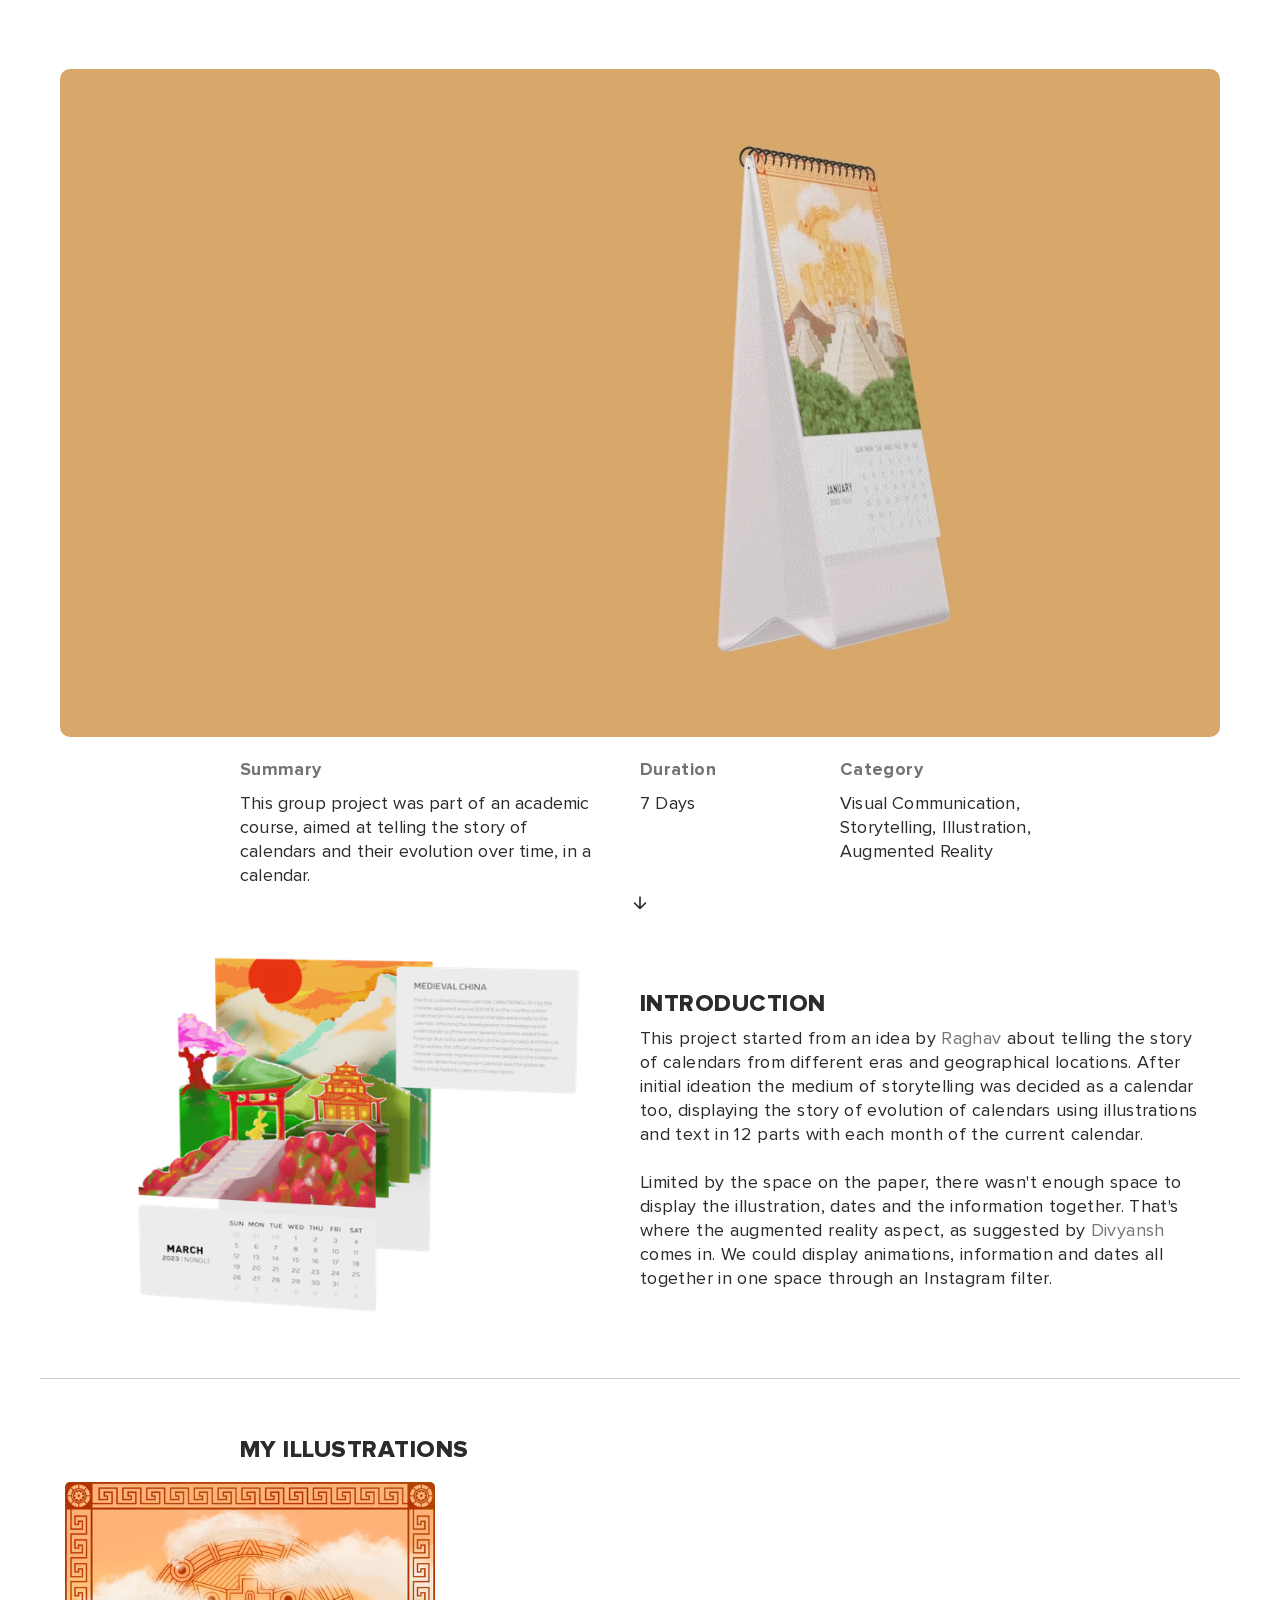
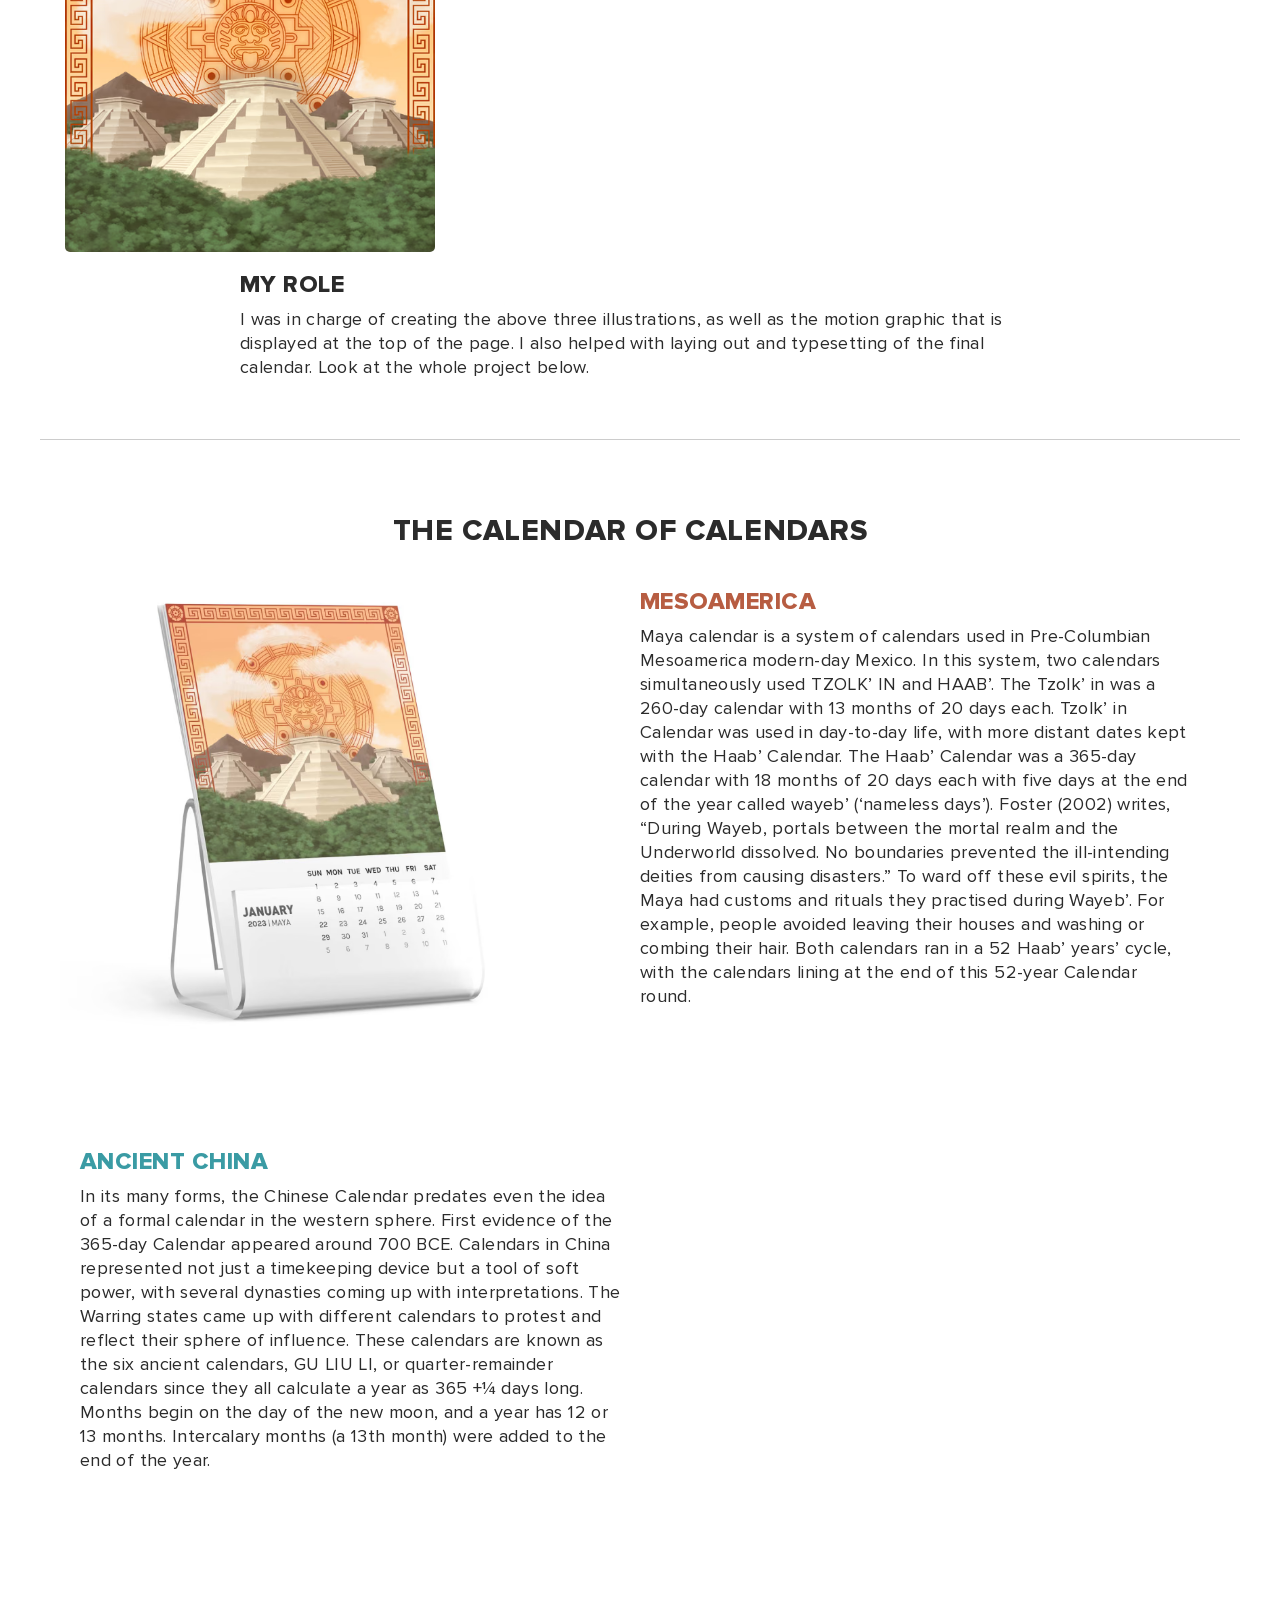
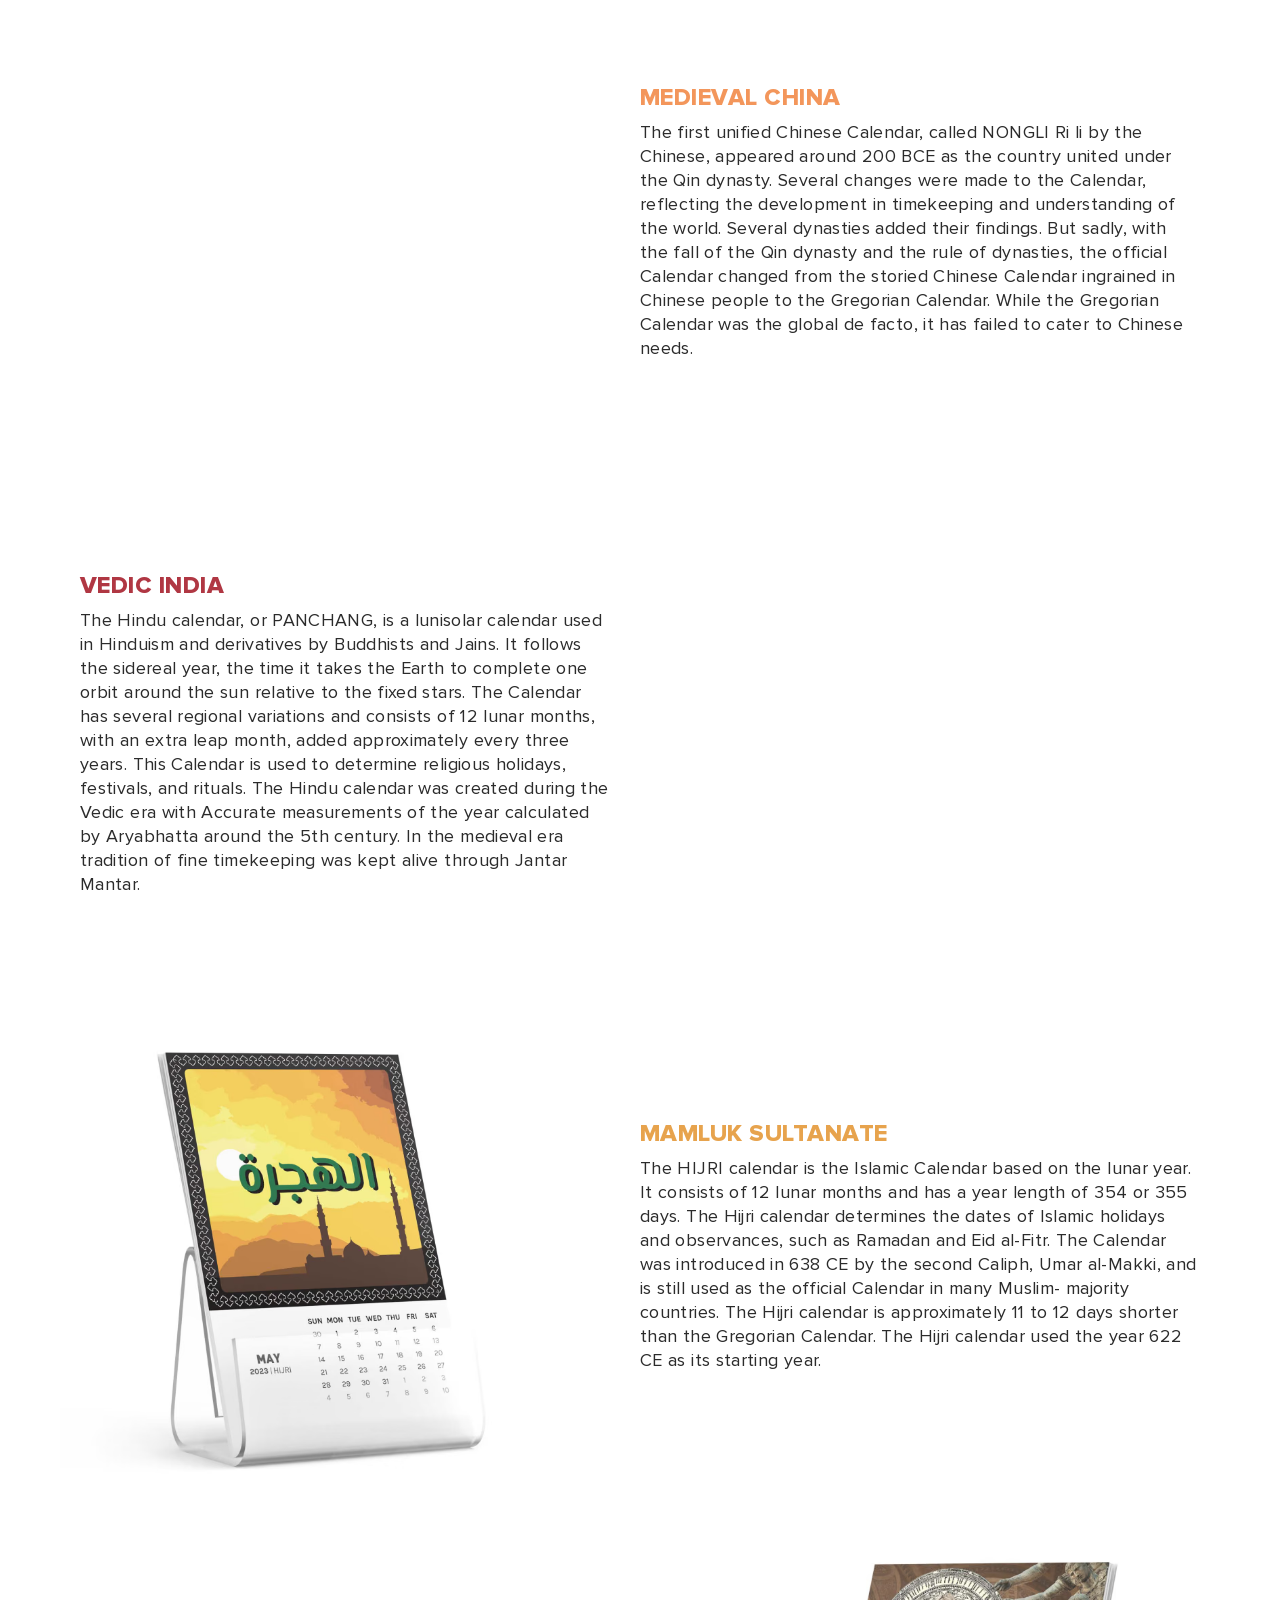
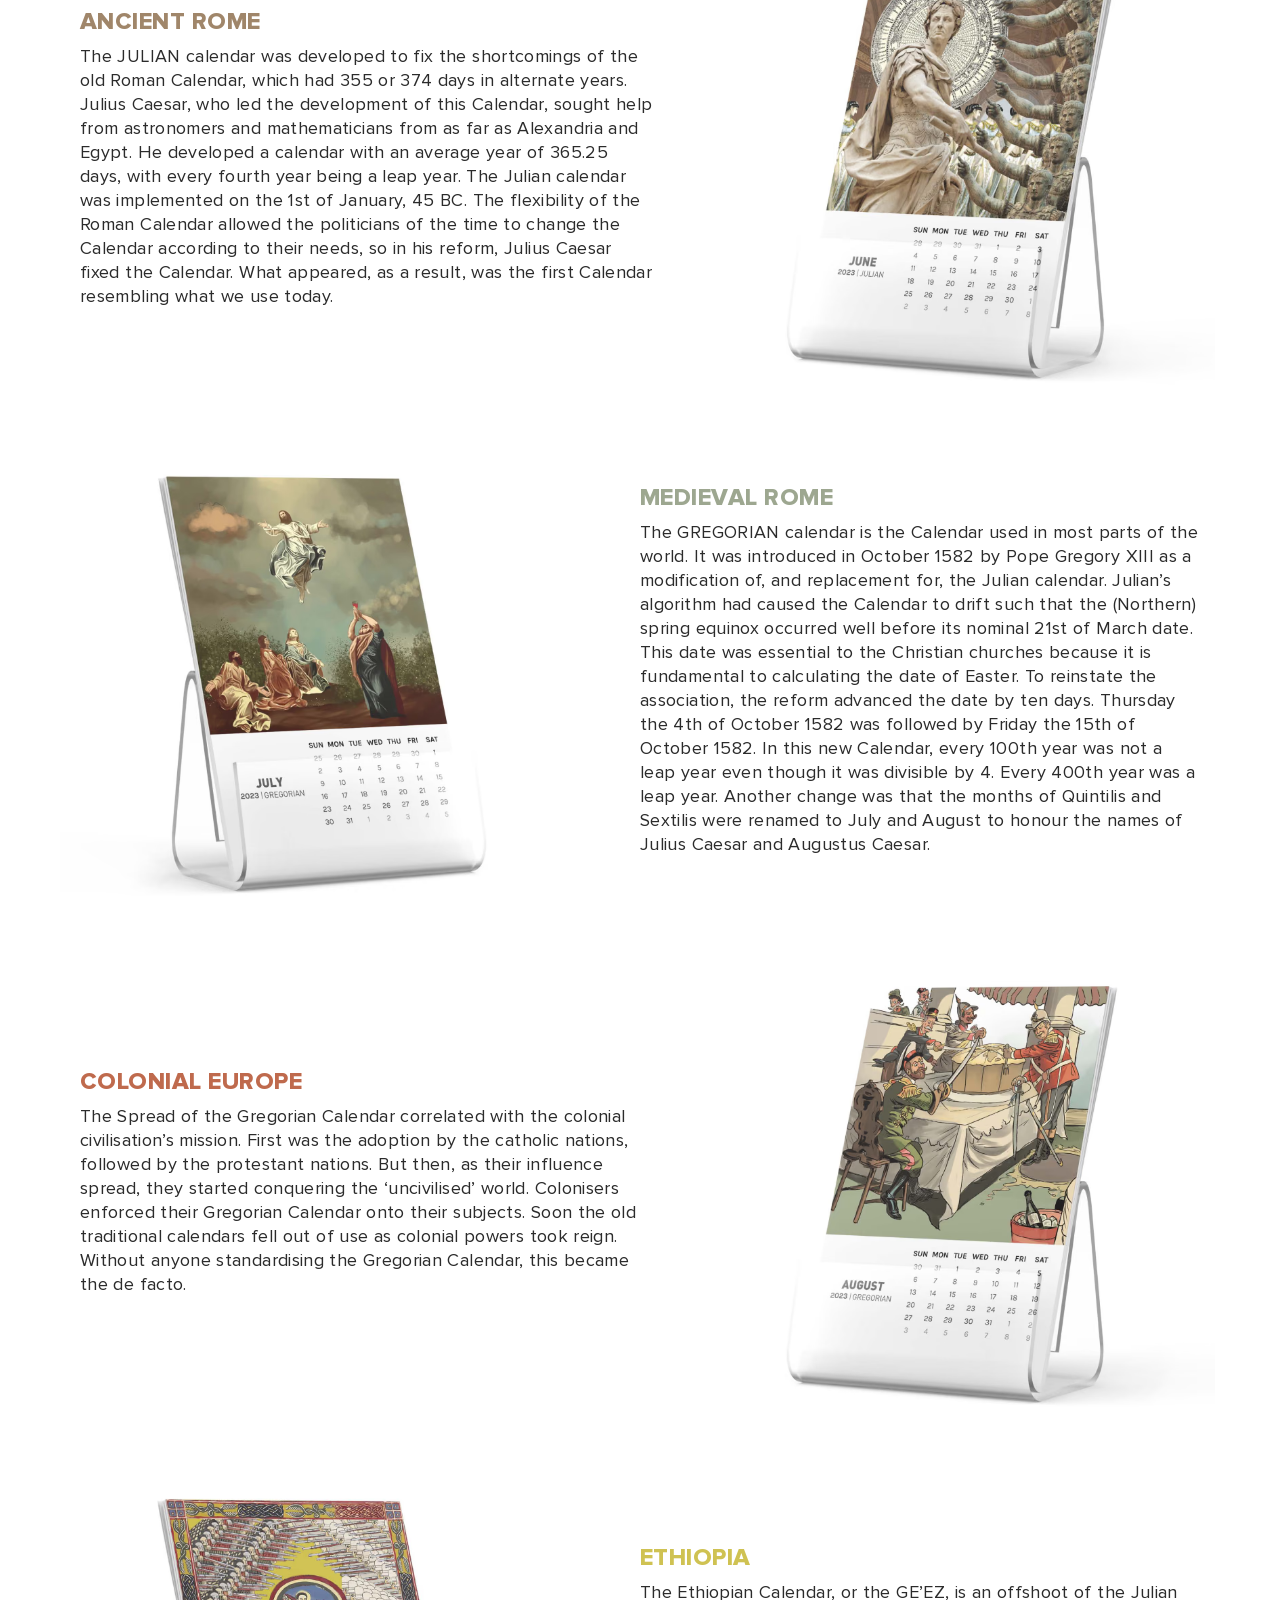
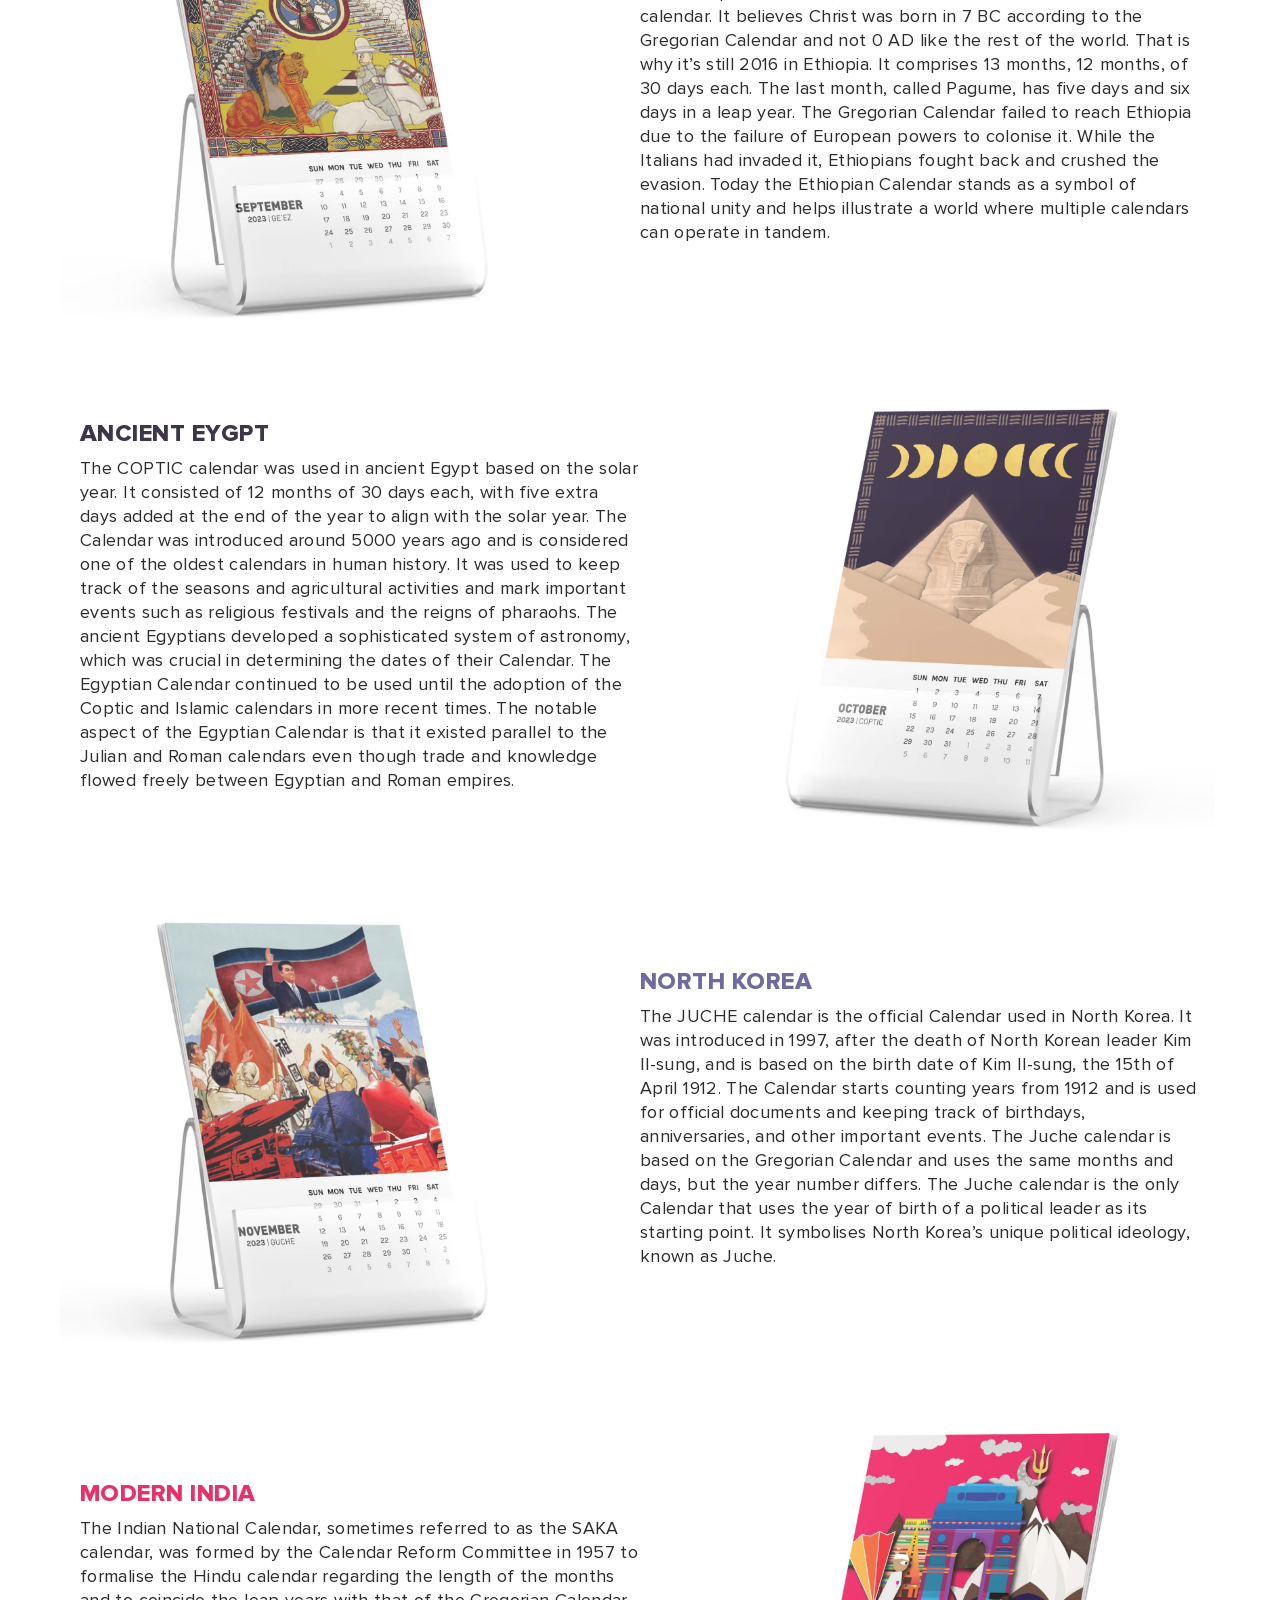
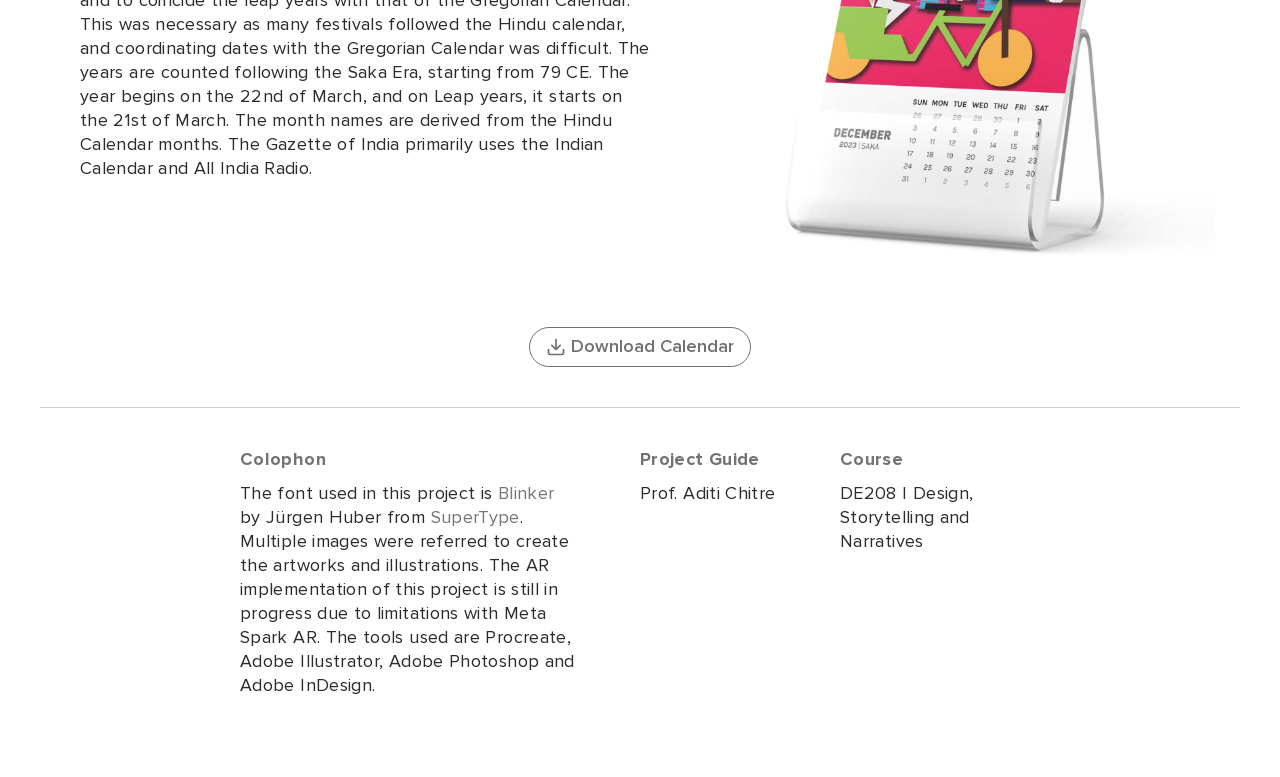
<file: calendar-of-calendars/index.html>
<!doctype html>
<!-- ✨ Built with Framer • https://www.framer.com/ -->
<html>
<head><style id="portfolio-badge-override">#__framer-badge-container{display:none!important}</style><script>globalThis.__FRAMER_MIRROR_BASE__=new URL("../",document.baseURI).pathname;</script>
    <meta charset="utf-8">
    
    
    <!-- Start of headStart -->
    
    <!-- End of headStart -->
    <meta name="viewport" content="width=device-width">
    <meta name="generator" content="Framer af04cc1">
    <title>Calendar of Calendars</title>
    <meta name="description" content="Made with Framer">
    <meta name="framer-search-index" content="https://framerusercontent.com/sites/6j6z7k2QV97Twanljhldfc/searchIndex-Mnrr2DsTQKvN.json">
    <link href="../assets/framerusercontent.com/images/FS86fqNeCy5LxZFNzqiPPjnNDE.png" rel="icon" media="(prefers-color-scheme: light)">
    <link href="../assets/framerusercontent.com/images/FS86fqNeCy5LxZFNzqiPPjnNDE.png" rel="icon" media="(prefers-color-scheme: dark)">
    <!-- Open Graph / Facebook -->
    <meta property="og:type" content="website">
    <meta property="og:title" content="Calendar of Calendars">
    <meta property="og:description" content="Made with Framer">
    <!-- Twitter -->
    <meta name="twitter:card" content="summary_large_image">
    <meta name="twitter:title" content="Calendar of Calendars">
    <meta name="twitter:description" content="Made with Framer">
    
    
    
    <meta name="robots" content="max-image-preview:large"><link rel="canonical" href="https://abhishekshirsagar.framer.website/calendar-of-calendars"><meta property="og:url" content="https://abhishekshirsagar.framer.website/calendar-of-calendars"><link rel="modulepreload" fetchpriority="low" href="../assets/framerusercontent.com/sites/6j6z7k2QV97Twanljhldfc/chunk-Z2I4AZUS.mjs"><link rel="modulepreload" fetchpriority="low" href="../assets/framerusercontent.com/sites/6j6z7k2QV97Twanljhldfc/chunk-JR5VT52U.mjs"><link rel="modulepreload" fetchpriority="low" href="../assets/framerusercontent.com/sites/6j6z7k2QV97Twanljhldfc/chunk-RIUMFBNJ.mjs"><link rel="modulepreload" fetchpriority="low" href="../assets/framerusercontent.com/sites/6j6z7k2QV97Twanljhldfc/TKynBKrTiVFgMLnns7Y-lD90cXgErIg3dkyx5wUXE6w.TT2H2A7K.mjs"><link rel="modulepreload" fetchpriority="low" href="../assets/framerusercontent.com/sites/6j6z7k2QV97Twanljhldfc/chunk-CEQYJW33.mjs"><link rel="modulepreload" fetchpriority="low" href="../assets/framerusercontent.com/sites/6j6z7k2QV97Twanljhldfc/chunk-EB32H6TK.mjs"><link rel="modulepreload" fetchpriority="low" href="../assets/framerusercontent.com/sites/6j6z7k2QV97Twanljhldfc/chunk-SDGSMBIY.mjs"><link rel="modulepreload" fetchpriority="low" href="../assets/framerusercontent.com/sites/6j6z7k2QV97Twanljhldfc/chunk-42U43NKG.mjs"><link rel="modulepreload" fetchpriority="low" href="../assets/framerusercontent.com/sites/6j6z7k2QV97Twanljhldfc/chunk-FQYIPSD2.mjs"><link rel="modulepreload" fetchpriority="low" href="../assets/framerusercontent.com/sites/6j6z7k2QV97Twanljhldfc/chunk-LJW5HWW3.mjs"><link rel="modulepreload" fetchpriority="low" href="../assets/framerusercontent.com/sites/6j6z7k2QV97Twanljhldfc/script_main.4EPXPQ22.mjs"><style data-framer-breakpoint-css>@media(min-width: 1200px){.hidden-g0njun{display:none!important}}@media(min-width: 810px) and (max-width: 1199px){.hidden-lvuuwn{display:none!important}}@media(max-width: 809px){.hidden-t3uejy{display:none!important}}</style><style data-framer-css-ssr-minified data-framer-components="framer-Iwrm2 framer-SVLce PropertyOverrides framer-hUsts">html,body,#main{margin:0;padding:0;box-sizing:border-box}:root{-webkit-font-smoothing:antialiased;-moz-osx-font-smoothing:grayscale}*{box-sizing:border-box;-webkit-font-smoothing:inherit}h1,h2,h3,h4,h5,h6,p,figure{margin:0}body,input,textarea,select,button{font-size:12px;font-family:sans-serif}#__framer-badge-container{position:fixed;bottom:0;padding:20px;width:100%;display:flex;justify-content:right;pointer-events:none;z-index:314159}.__framer-badge{pointer-events:auto}@font-face{font-family:Anek Latin;font-style:normal;font-weight:500;font-stretch:100%;font-display:swap;src:url("../assets/fonts.gstatic.com/s/aneklatin/v5/co3WmWZulTRoU4a8dqrWiajBS5ByUkvdrluH-z-FzhO7_w.woff2") format("woff2");unicode-range:U+0102-0103,U+0110-0111,U+0128-0129,U+0168-0169,U+01A0-01A1,U+01AF-01B0,U+0300-0301,U+0303-0304,U+0308-0309,U+0323,U+0329,U+1EA0-1EF9,U+20AB}@font-face{font-family:Anek Latin;font-style:normal;font-weight:500;font-stretch:100%;font-display:swap;src:url("../assets/fonts.gstatic.com/s/aneklatin/v5/co3WmWZulTRoU4a8dqrWiajBS5ByUkvdrluH-z-EzhO7_w.woff2") format("woff2");unicode-range:U+0100-02BA,U+02BD-02C5,U+02C7-02CC,U+02CE-02D7,U+02DD-02FF,U+0304,U+0308,U+0329,U+1D00-1DBF,U+1E00-1E9F,U+1EF2-1EFF,U+2020,U+20A0-20AB,U+20AD-20C0,U+2113,U+2C60-2C7F,U+A720-A7FF}@font-face{font-family:Anek Latin;font-style:normal;font-weight:500;font-stretch:100%;font-display:swap;src:url("../assets/fonts.gstatic.com/s/aneklatin/v5/co3WmWZulTRoU4a8dqrWiajBS5ByUkvdrluH-z-KzhM.woff2") format("woff2");unicode-range:U+0000-00FF,U+0131,U+0152-0153,U+02BB-02BC,U+02C6,U+02DA,U+02DC,U+0304,U+0308,U+0329,U+2000-206F,U+20AC,U+2122,U+2191,U+2193,U+2212,U+2215,U+FEFF,U+FFFD}@font-face{font-family:Anek Latin;font-style:normal;font-weight:600;font-stretch:100%;font-display:swap;src:url("../assets/fonts.gstatic.com/s/aneklatin/v5/co3WmWZulTRoU4a8dqrWiajBS5ByUkvdrluH-z-FzhO7_w.woff2") format("woff2");unicode-range:U+0102-0103,U+0110-0111,U+0128-0129,U+0168-0169,U+01A0-01A1,U+01AF-01B0,U+0300-0301,U+0303-0304,U+0308-0309,U+0323,U+0329,U+1EA0-1EF9,U+20AB}@font-face{font-family:Anek Latin;font-style:normal;font-weight:600;font-stretch:100%;font-display:swap;src:url("../assets/fonts.gstatic.com/s/aneklatin/v5/co3WmWZulTRoU4a8dqrWiajBS5ByUkvdrluH-z-EzhO7_w.woff2") format("woff2");unicode-range:U+0100-02BA,U+02BD-02C5,U+02C7-02CC,U+02CE-02D7,U+02DD-02FF,U+0304,U+0308,U+0329,U+1D00-1DBF,U+1E00-1E9F,U+1EF2-1EFF,U+2020,U+20A0-20AB,U+20AD-20C0,U+2113,U+2C60-2C7F,U+A720-A7FF}@font-face{font-family:Anek Latin;font-style:normal;font-weight:600;font-stretch:100%;font-display:swap;src:url("../assets/fonts.gstatic.com/s/aneklatin/v5/co3WmWZulTRoU4a8dqrWiajBS5ByUkvdrluH-z-KzhM.woff2") format("woff2");unicode-range:U+0000-00FF,U+0131,U+0152-0153,U+02BB-02BC,U+02C6,U+02DA,U+02DC,U+0304,U+0308,U+0329,U+2000-206F,U+20AC,U+2122,U+2191,U+2193,U+2212,U+2215,U+FEFF,U+FFFD}@font-face{font-family:Proxima Nova Regular;src:url("../assets/framerusercontent.com/assets/NGygONmfNOu9gj9jcyqCrBLjuo.ttf");font-display:swap}@font-face{font-family:Proxima Nova Extrabold;src:url("../assets/framerusercontent.com/assets/mptxu7DlsPQjRGL9b9GCGaAMhzc.ttf");font-display:swap}@font-face{font-family:Proxima Nova Bold;src:url("../assets/framerusercontent.com/assets/AXTagucR5iFA5eDcnMkiK4Al3pk.ttf");font-display:swap}@font-face{font-family:Proxima Nova Semibold;src:url("../assets/framerusercontent.com/modules/assets/EGCI04XjKjsDebeOyfVvxoRHLXQ~7eCQlm632yQVqMEIghyVkGz0q9SQEy1L2ehmPX1Tr5l-8.ttf");font-display:swap}@font-face{font-family:Proxima Nova Bold Italic;src:url("../assets/framerusercontent.com/assets/FUowpZxc3z9B90GLeKI1OFH7rY.ttf");font-display:swap}@font-face{font-family:Proxima Nova Light;src:url("../assets/framerusercontent.com/assets/zyzTeIcPHZ33SqN9MNnzAlxgCvw.ttf");font-display:swap}@font-face{font-family:Inter;src:url("../assets/framerusercontent.com/assets/5vvr9Vy74if2I6bQbJvbw7SY1pQ.woff2");font-display:swap;font-style:normal;font-weight:400;unicode-range:U+0460-052F,U+1C80-1C88,U+20B4,U+2DE0-2DFF,U+A640-A69F,U+FE2E-FE2F}@font-face{font-family:Inter;src:url("../assets/framerusercontent.com/assets/EOr0mi4hNtlgWNn9if640EZzXCo.woff2");font-display:swap;font-style:normal;font-weight:400;unicode-range:U+0301,U+0400-045F,U+0490-0491,U+04B0-04B1,U+2116}@font-face{font-family:Inter;src:url("../assets/framerusercontent.com/assets/Y9k9QrlZAqio88Klkmbd8VoMQc.woff2");font-display:swap;font-style:normal;font-weight:400;unicode-range:U+1F00-1FFF}@font-face{font-family:Inter;src:url("../assets/framerusercontent.com/assets/OYrD2tBIBPvoJXiIHnLoOXnY9M.woff2");font-display:swap;font-style:normal;font-weight:400;unicode-range:U+0370-03FF}@font-face{font-family:Inter;src:url("../assets/framerusercontent.com/assets/JeYwfuaPfZHQhEG8U5gtPDZ7WQ.woff2");font-display:swap;font-style:normal;font-weight:400;unicode-range:U+0100-024F,U+0259,U+1E00-1EFF,U+2020,U+20A0-20AB,U+20AD-20CF,U+2113,U+2C60-2C7F,U+A720-A7FF}@font-face{font-family:Inter;src:url("../assets/framerusercontent.com/assets/vQyevYAyHtARFwPqUzQGpnDs.woff2");font-display:swap;font-style:normal;font-weight:400;unicode-range:U+0000-00FF,U+0131,U+0152-0153,U+02BB-02BC,U+02C6,U+02DA,U+02DC,U+2000-206F,U+2074,U+20AC,U+2122,U+2191,U+2193,U+2212,U+2215,U+FEFF,U+FFFD}@font-face{font-family:Inter;src:url("../assets/framerusercontent.com/assets/b6Y37FthZeALduNqHicBT6FutY.woff2");font-display:swap;font-style:normal;font-weight:400;unicode-range:U+0102-0103,U+0110-0111,U+0128-0129,U+0168-0169,U+01A0-01A1,U+01AF-01B0,U+1EA0-1EF9,U+20AB}@font-face{font-family:Inter;src:url("../assets/framerusercontent.com/assets/NXxvFRoY5LDh3yCm7MEP2jqYk.woff2");font-display:block;font-style:normal;font-weight:100;unicode-range:U+0460-052F,U+1C80-1C88,U+20B4,U+2DE0-2DFF,U+A640-A69F,U+FE2E-FE2F}@font-face{font-family:Inter;src:url("../assets/framerusercontent.com/assets/5CcgcVyoWSqO1THBiISd6oCog.woff2");font-display:block;font-style:normal;font-weight:100;unicode-range:U+0301,U+0400-045F,U+0490-0491,U+04B0-04B1,U+2116}@font-face{font-family:Inter;src:url("../assets/framerusercontent.com/assets/MF544SVCvk3yNpLIz3pwDXFZPKM.woff2");font-display:block;font-style:normal;font-weight:100;unicode-range:U+1F00-1FFF}@font-face{font-family:Inter;src:url("../assets/framerusercontent.com/assets/TNtxudDBkAm2RXdtU3rvTBwoM.woff2");font-display:block;font-style:normal;font-weight:100;unicode-range:U+0370-03FF}@font-face{font-family:Inter;src:url("../assets/framerusercontent.com/assets/fIabp4VN5z7iJ3lNOz9qfNeQHc.woff2");font-display:block;font-style:normal;font-weight:100;unicode-range:U+0100-024F,U+0259,U+1E00-1EFF,U+2020,U+20A0-20AB,U+20AD-20CF,U+2113,U+2C60-2C7F,U+A720-A7FF}@font-face{font-family:Inter;src:url("../assets/framerusercontent.com/assets/YSOgKh50dqzzsXffetgcarlLHcI.woff2");font-display:block;font-style:normal;font-weight:100;unicode-range:U+0000-00FF,U+0131,U+0152-0153,U+02BB-02BC,U+02C6,U+02DA,U+02DC,U+2000-206F,U+2074,U+20AC,U+2122,U+2191,U+2193,U+2212,U+2215,U+FEFF,U+FFFD}@font-face{font-family:Inter;src:url("../assets/framerusercontent.com/assets/9iRSYClnXA0RMygyIn6yjjWXJw.woff2");font-display:block;font-style:normal;font-weight:100;unicode-range:U+0102-0103,U+0110-0111,U+0128-0129,U+0168-0169,U+01A0-01A1,U+01AF-01B0,U+1EA0-1EF9,U+20AB}@font-face{font-family:Inter;src:url("../assets/framerusercontent.com/assets/MVhJhYeDWxeyqT939zMNyw9p8.woff2");font-display:block;font-style:normal;font-weight:200;unicode-range:U+0460-052F,U+1C80-1C88,U+20B4,U+2DE0-2DFF,U+A640-A69F,U+FE2E-FE2F}@font-face{font-family:Inter;src:url("../assets/framerusercontent.com/assets/WXQXYfAQJIi2pCJACAfWWXfIDqI.woff2");font-display:block;font-style:normal;font-weight:200;unicode-range:U+0301,U+0400-045F,U+0490-0491,U+04B0-04B1,U+2116}@font-face{font-family:Inter;src:url("../assets/framerusercontent.com/assets/RJeJJARdrtNUtic58kOz7hIgBuE.woff2");font-display:block;font-style:normal;font-weight:200;unicode-range:U+1F00-1FFF}@font-face{font-family:Inter;src:url("../assets/framerusercontent.com/assets/4hBRAuM02i3fsxYDzyNvt5Az2so.woff2");font-display:block;font-style:normal;font-weight:200;unicode-range:U+0370-03FF}@font-face{font-family:Inter;src:url("../assets/framerusercontent.com/assets/fz1JbBffNGgK7BNUI1mmbFBlgA8.woff2");font-display:block;font-style:normal;font-weight:200;unicode-range:U+0100-024F,U+0259,U+1E00-1EFF,U+2020,U+20A0-20AB,U+20AD-20CF,U+2113,U+2C60-2C7F,U+A720-A7FF}@font-face{font-family:Inter;src:url("../assets/framerusercontent.com/assets/hgmI3sEShaw5UU738TAjDBQPH0.woff2");font-display:block;font-style:normal;font-weight:200;unicode-range:U+0000-00FF,U+0131,U+0152-0153,U+02BB-02BC,U+02C6,U+02DA,U+02DC,U+2000-206F,U+2074,U+20AC,U+2122,U+2191,U+2193,U+2212,U+2215,U+FEFF,U+FFFD}@font-face{font-family:Inter;src:url("../assets/framerusercontent.com/assets/eIZyQwIlHYR0mnMSneEDMtqBPgw.woff2");font-display:block;font-style:normal;font-weight:200;unicode-range:U+0102-0103,U+0110-0111,U+0128-0129,U+0168-0169,U+01A0-01A1,U+01AF-01B0,U+1EA0-1EF9,U+20AB}@font-face{font-family:Inter;src:url("../assets/framerusercontent.com/assets/BkDpl4ghaqvMi1btKFyG2tdbec.woff2");font-display:swap;font-style:normal;font-weight:300;unicode-range:U+0460-052F,U+1C80-1C88,U+20B4,U+2DE0-2DFF,U+A640-A69F,U+FE2E-FE2F}@font-face{font-family:Inter;src:url("../assets/framerusercontent.com/assets/zAMK70AQRFSShJgUiaR5IiIhgzk.woff2");font-display:swap;font-style:normal;font-weight:300;unicode-range:U+0301,U+0400-045F,U+0490-0491,U+04B0-04B1,U+2116}@font-face{font-family:Inter;src:url("../assets/framerusercontent.com/assets/IETjvc5qzUaRoaruDpPSwCUM8.woff2");font-display:swap;font-style:normal;font-weight:300;unicode-range:U+1F00-1FFF}@font-face{font-family:Inter;src:url("../assets/framerusercontent.com/assets/oLCoaT3ioA0fHdJnWR9W6k7NY.woff2");font-display:swap;font-style:normal;font-weight:300;unicode-range:U+0370-03FF}@font-face{font-family:Inter;src:url("../assets/framerusercontent.com/assets/Sj0PCHQSBjFmEp6NBWg6FNaKc.woff2");font-display:swap;font-style:normal;font-weight:300;unicode-range:U+0100-024F,U+0259,U+1E00-1EFF,U+2020,U+20A0-20AB,U+20AD-20CF,U+2113,U+2C60-2C7F,U+A720-A7FF}@font-face{font-family:Inter;src:url("../assets/framerusercontent.com/assets/v2q8JTTTs7McDMSEhnxAIBqd0.woff2");font-display:swap;font-style:normal;font-weight:300;unicode-range:U+0000-00FF,U+0131,U+0152-0153,U+02BB-02BC,U+02C6,U+02DA,U+02DC,U+2000-206F,U+2074,U+20AC,U+2122,U+2191,U+2193,U+2212,U+2215,U+FEFF,U+FFFD}@font-face{font-family:Inter;src:url("../assets/framerusercontent.com/assets/H4TfENUY1rh8R9UaSD6vngjJP3M.woff2");font-display:swap;font-style:normal;font-weight:300;unicode-range:U+0102-0103,U+0110-0111,U+0128-0129,U+0168-0169,U+01A0-01A1,U+01AF-01B0,U+1EA0-1EF9,U+20AB}@font-face{font-family:Inter;src:url("../assets/framerusercontent.com/assets/5A3Ce6C9YYmCjpQx9M4inSaKU.woff2");font-display:swap;font-style:normal;font-weight:500;unicode-range:U+0460-052F,U+1C80-1C88,U+20B4,U+2DE0-2DFF,U+A640-A69F,U+FE2E-FE2F}@font-face{font-family:Inter;src:url("../assets/framerusercontent.com/assets/Qx95Xyt0Ka3SGhinnbXIGpEIyP4.woff2");font-display:swap;font-style:normal;font-weight:500;unicode-range:U+0301,U+0400-045F,U+0490-0491,U+04B0-04B1,U+2116}@font-face{font-family:Inter;src:url("../assets/framerusercontent.com/assets/6mJuEAguuIuMog10gGvH5d3cl8.woff2");font-display:swap;font-style:normal;font-weight:500;unicode-range:U+1F00-1FFF}@font-face{font-family:Inter;src:url("../assets/framerusercontent.com/assets/xYYWaj7wCU5zSQH0eXvSaS19wo.woff2");font-display:swap;font-style:normal;font-weight:500;unicode-range:U+0370-03FF}@font-face{font-family:Inter;src:url("../assets/framerusercontent.com/assets/otTaNuNpVK4RbdlT7zDDdKvQBA.woff2");font-display:swap;font-style:normal;font-weight:500;unicode-range:U+0100-024F,U+0259,U+1E00-1EFF,U+2020,U+20A0-20AB,U+20AD-20CF,U+2113,U+2C60-2C7F,U+A720-A7FF}@font-face{font-family:Inter;src:url("../assets/framerusercontent.com/assets/d3tHnaQIAeqiE5hGcRw4mmgWYU.woff2");font-display:swap;font-style:normal;font-weight:500;unicode-range:U+0000-00FF,U+0131,U+0152-0153,U+02BB-02BC,U+02C6,U+02DA,U+02DC,U+2000-206F,U+2074,U+20AC,U+2122,U+2191,U+2193,U+2212,U+2215,U+FEFF,U+FFFD}@font-face{font-family:Inter;src:url("../assets/framerusercontent.com/assets/DolVirEGb34pEXEp8t8FQBSK4.woff2");font-display:swap;font-style:normal;font-weight:500;unicode-range:U+0102-0103,U+0110-0111,U+0128-0129,U+0168-0169,U+01A0-01A1,U+01AF-01B0,U+1EA0-1EF9,U+20AB}@font-face{font-family:Inter;src:url("../assets/framerusercontent.com/assets/hyOgCu0Xnghbimh0pE8QTvtt2AU.woff2");font-display:swap;font-style:normal;font-weight:600;unicode-range:U+0460-052F,U+1C80-1C88,U+20B4,U+2DE0-2DFF,U+A640-A69F,U+FE2E-FE2F}@font-face{font-family:Inter;src:url("../assets/framerusercontent.com/assets/NeGmSOXrPBfEFIy5YZeHq17LEDA.woff2");font-display:swap;font-style:normal;font-weight:600;unicode-range:U+0301,U+0400-045F,U+0490-0491,U+04B0-04B1,U+2116}@font-face{font-family:Inter;src:url("../assets/framerusercontent.com/assets/oYaAX5himiTPYuN8vLWnqBbfD2s.woff2");font-display:swap;font-style:normal;font-weight:600;unicode-range:U+1F00-1FFF}@font-face{font-family:Inter;src:url("../assets/framerusercontent.com/assets/lEJLP4R0yuCaMCjSXYHtJw72M.woff2");font-display:swap;font-style:normal;font-weight:600;unicode-range:U+0370-03FF}@font-face{font-family:Inter;src:url("../assets/framerusercontent.com/assets/cRJyLNuTJR5jbyKzGi33wU9cqIQ.woff2");font-display:swap;font-style:normal;font-weight:600;unicode-range:U+0100-024F,U+0259,U+1E00-1EFF,U+2020,U+20A0-20AB,U+20AD-20CF,U+2113,U+2C60-2C7F,U+A720-A7FF}@font-face{font-family:Inter;src:url("../assets/framerusercontent.com/assets/1ZFS7N918ojhhd0nQWdj3jz4w.woff2");font-display:swap;font-style:normal;font-weight:600;unicode-range:U+0000-00FF,U+0131,U+0152-0153,U+02BB-02BC,U+02C6,U+02DA,U+02DC,U+2000-206F,U+2074,U+20AC,U+2122,U+2191,U+2193,U+2212,U+2215,U+FEFF,U+FFFD}@font-face{font-family:Inter;src:url("../assets/framerusercontent.com/assets/A0Wcc7NgXMjUuFdquHDrIZpzZw0.woff2");font-display:swap;font-style:normal;font-weight:600;unicode-range:U+0102-0103,U+0110-0111,U+0128-0129,U+0168-0169,U+01A0-01A1,U+01AF-01B0,U+1EA0-1EF9,U+20AB}@font-face{font-family:Inter;src:url("../assets/framerusercontent.com/assets/DpPBYI0sL4fYLgAkX8KXOPVt7c.woff2");font-display:swap;font-style:normal;font-weight:700;unicode-range:U+0460-052F,U+1C80-1C88,U+20B4,U+2DE0-2DFF,U+A640-A69F,U+FE2E-FE2F}@font-face{font-family:Inter;src:url("../assets/framerusercontent.com/assets/4RAEQdEOrcnDkhHiiCbJOw92Lk.woff2");font-display:swap;font-style:normal;font-weight:700;unicode-range:U+0301,U+0400-045F,U+0490-0491,U+04B0-04B1,U+2116}@font-face{font-family:Inter;src:url("../assets/framerusercontent.com/assets/1K3W8DizY3v4emK8Mb08YHxTbs.woff2");font-display:swap;font-style:normal;font-weight:700;unicode-range:U+1F00-1FFF}@font-face{font-family:Inter;src:url("../assets/framerusercontent.com/assets/tUSCtfYVM1I1IchuyCwz9gDdQ.woff2");font-display:swap;font-style:normal;font-weight:700;unicode-range:U+0370-03FF}@font-face{font-family:Inter;src:url("../assets/framerusercontent.com/assets/VgYFWiwsAC5OYxAycRXXvhze58.woff2");font-display:swap;font-style:normal;font-weight:700;unicode-range:U+0100-024F,U+0259,U+1E00-1EFF,U+2020,U+20A0-20AB,U+20AD-20CF,U+2113,U+2C60-2C7F,U+A720-A7FF}@font-face{font-family:Inter;src:url("../assets/framerusercontent.com/assets/DXD0Q7LSl7HEvDzucnyLnGBHM.woff2");font-display:swap;font-style:normal;font-weight:700;unicode-range:U+0000-00FF,U+0131,U+0152-0153,U+02BB-02BC,U+02C6,U+02DA,U+02DC,U+2000-206F,U+2074,U+20AC,U+2122,U+2191,U+2193,U+2212,U+2215,U+FEFF,U+FFFD}@font-face{font-family:Inter;src:url("../assets/framerusercontent.com/assets/GIryZETIX4IFypco5pYZONKhJIo.woff2");font-display:swap;font-style:normal;font-weight:700;unicode-range:U+0102-0103,U+0110-0111,U+0128-0129,U+0168-0169,U+01A0-01A1,U+01AF-01B0,U+1EA0-1EF9,U+20AB}@font-face{font-family:Inter;src:url("../assets/framerusercontent.com/assets/PONfPc6h4EPYwJliXQBmjVx7QxI.woff2");font-display:swap;font-style:normal;font-weight:800;unicode-range:U+0460-052F,U+1C80-1C88,U+20B4,U+2DE0-2DFF,U+A640-A69F,U+FE2E-FE2F}@font-face{font-family:Inter;src:url("../assets/framerusercontent.com/assets/zsnJN7Z1wdzUvepJniD3rbvJIyU.woff2");font-display:swap;font-style:normal;font-weight:800;unicode-range:U+0301,U+0400-045F,U+0490-0491,U+04B0-04B1,U+2116}@font-face{font-family:Inter;src:url("../assets/framerusercontent.com/assets/UrzZBOy7RyJEWAZGduzOeHiHuY.woff2");font-display:swap;font-style:normal;font-weight:800;unicode-range:U+1F00-1FFF}@font-face{font-family:Inter;src:url("../assets/framerusercontent.com/assets/996sR9SfSDuYELz8oHhDOcErkY.woff2");font-display:swap;font-style:normal;font-weight:800;unicode-range:U+0370-03FF}@font-face{font-family:Inter;src:url("../assets/framerusercontent.com/assets/ftN1HpyPVJEoEb4q36SOrNdLXU.woff2");font-display:swap;font-style:normal;font-weight:800;unicode-range:U+0100-024F,U+0259,U+1E00-1EFF,U+2020,U+20A0-20AB,U+20AD-20CF,U+2113,U+2C60-2C7F,U+A720-A7FF}@font-face{font-family:Inter;src:url("../assets/framerusercontent.com/assets/jN39PDxZWEwjG7Csryx3JN2r2Y.woff2");font-display:swap;font-style:normal;font-weight:800;unicode-range:U+0000-00FF,U+0131,U+0152-0153,U+02BB-02BC,U+02C6,U+02DA,U+02DC,U+2000-206F,U+2074,U+20AC,U+2122,U+2191,U+2193,U+2212,U+2215,U+FEFF,U+FFFD}@font-face{font-family:Inter;src:url("../assets/framerusercontent.com/assets/JAur4lGGSGRGyrFi59JSIKqVgU.woff2");font-display:swap;font-style:normal;font-weight:800;unicode-range:U+0102-0103,U+0110-0111,U+0128-0129,U+0168-0169,U+01A0-01A1,U+01AF-01B0,U+1EA0-1EF9,U+20AB}@font-face{font-family:Inter;src:url("../assets/framerusercontent.com/assets/mkY5Sgyq51ik0AMrSBwhm9DJg.woff2");font-display:block;font-style:normal;font-weight:900;unicode-range:U+0460-052F,U+1C80-1C88,U+20B4,U+2DE0-2DFF,U+A640-A69F,U+FE2E-FE2F}@font-face{font-family:Inter;src:url("../assets/framerusercontent.com/assets/X5hj6qzcHUYv7h1390c8Rhm6550.woff2");font-display:block;font-style:normal;font-weight:900;unicode-range:U+0301,U+0400-045F,U+0490-0491,U+04B0-04B1,U+2116}@font-face{font-family:Inter;src:url("../assets/framerusercontent.com/assets/gQhNpS3tN86g8RcVKYUUaKt2oMQ.woff2");font-display:block;font-style:normal;font-weight:900;unicode-range:U+1F00-1FFF}@font-face{font-family:Inter;src:url("../assets/framerusercontent.com/assets/cugnVhSraaRyANCaUtI5FV17wk.woff2");font-display:block;font-style:normal;font-weight:900;unicode-range:U+0370-03FF}@font-face{font-family:Inter;src:url("../assets/framerusercontent.com/assets/5HcVoGak8k5agFJSaKa4floXVu0.woff2");font-display:block;font-style:normal;font-weight:900;unicode-range:U+0100-024F,U+0259,U+1E00-1EFF,U+2020,U+20A0-20AB,U+20AD-20CF,U+2113,U+2C60-2C7F,U+A720-A7FF}@font-face{font-family:Inter;src:url("../assets/framerusercontent.com/assets/jn4BtSPLlS0NDp1KiFAtFKiiY0o.woff2");font-display:block;font-style:normal;font-weight:900;unicode-range:U+0000-00FF,U+0131,U+0152-0153,U+02BB-02BC,U+02C6,U+02DA,U+02DC,U+2000-206F,U+2074,U+20AC,U+2122,U+2191,U+2193,U+2212,U+2215,U+FEFF,U+FFFD}@font-face{font-family:Inter;src:url("../assets/framerusercontent.com/assets/P2Bw01CtL0b9wqygO0sSVogWbo.woff2");font-display:block;font-style:normal;font-weight:900;unicode-range:U+0102-0103,U+0110-0111,U+0128-0129,U+0168-0169,U+01A0-01A1,U+01AF-01B0,U+1EA0-1EF9,U+20AB}@font-face{font-family:Inter;src:url("../assets/framerusercontent.com/assets/YJsHMqeEm0oDHuxRTVCwg5eZuo.woff2");font-display:block;font-style:italic;font-weight:100;unicode-range:U+0460-052F,U+1C80-1C88,U+20B4,U+2DE0-2DFF,U+A640-A69F,U+FE2E-FE2F}@font-face{font-family:Inter;src:url("../assets/framerusercontent.com/assets/oJJMyJlDykMObEyb5VexHSxd24.woff2");font-display:block;font-style:italic;font-weight:100;unicode-range:U+0301,U+0400-045F,U+0490-0491,U+04B0-04B1,U+2116}@font-face{font-family:Inter;src:url("../assets/framerusercontent.com/assets/IpeaX0WzLaonj68howNZg4SJJaY.woff2");font-display:block;font-style:italic;font-weight:100;unicode-range:U+1F00-1FFF}@font-face{font-family:Inter;src:url("../assets/framerusercontent.com/assets/KCj1bV3vDXY5OLHttTeRYcu9J8.woff2");font-display:block;font-style:italic;font-weight:100;unicode-range:U+0370-03FF}@font-face{font-family:Inter;src:url("../assets/framerusercontent.com/assets/biaVHhOprxbHaR3dIP7Z8cYurHg.woff2");font-display:block;font-style:italic;font-weight:100;unicode-range:U+0100-024F,U+0259,U+1E00-1EFF,U+2020,U+20A0-20AB,U+20AD-20CF,U+2113,U+2C60-2C7F,U+A720-A7FF}@font-face{font-family:Inter;src:url("../assets/framerusercontent.com/assets/BpOIEy4nYtcp1RwqOtwAgi2EiDE.woff2");font-display:block;font-style:italic;font-weight:100;unicode-range:U+0000-00FF,U+0131,U+0152-0153,U+02BB-02BC,U+02C6,U+02DA,U+02DC,U+2000-206F,U+2074,U+20AC,U+2122,U+2191,U+2193,U+2212,U+2215,U+FEFF,U+FFFD}@font-face{font-family:Inter;src:url("../assets/framerusercontent.com/assets/gNa011yWpVpNFgUhhSlDX8nUiPQ.woff2");font-display:block;font-style:italic;font-weight:100;unicode-range:U+0102-0103,U+0110-0111,U+0128-0129,U+0168-0169,U+01A0-01A1,U+01AF-01B0,U+1EA0-1EF9,U+20AB}@font-face{font-family:Inter;src:url("../assets/framerusercontent.com/assets/vpq17U0WM26sBGHgq9jnrUmUf8.woff2");font-display:block;font-style:italic;font-weight:200;unicode-range:U+0460-052F,U+1C80-1C88,U+20B4,U+2DE0-2DFF,U+A640-A69F,U+FE2E-FE2F}@font-face{font-family:Inter;src:url("../assets/framerusercontent.com/assets/bNYh7lNMEpOegeRYAtyGel1WqBE.woff2");font-display:block;font-style:italic;font-weight:200;unicode-range:U+0301,U+0400-045F,U+0490-0491,U+04B0-04B1,U+2116}@font-face{font-family:Inter;src:url("../assets/framerusercontent.com/assets/FBzcXZYmdulcZC0z278U6o0cw.woff2");font-display:block;font-style:italic;font-weight:200;unicode-range:U+1F00-1FFF}@font-face{font-family:Inter;src:url("../assets/framerusercontent.com/assets/ua60IRqWK94xCrq0SC639Hbsdjg.woff2");font-display:block;font-style:italic;font-weight:200;unicode-range:U+0370-03FF}@font-face{font-family:Inter;src:url("../assets/framerusercontent.com/assets/Pd8gNPn2dSCh4FyjWFw9PJysoQ.woff2");font-display:block;font-style:italic;font-weight:200;unicode-range:U+0100-024F,U+0259,U+1E00-1EFF,U+2020,U+20A0-20AB,U+20AD-20CF,U+2113,U+2C60-2C7F,U+A720-A7FF}@font-face{font-family:Inter;src:url("../assets/framerusercontent.com/assets/zpiI5DA3vCb3G2sqEyq9xqogo.woff2");font-display:block;font-style:italic;font-weight:200;unicode-range:U+0000-00FF,U+0131,U+0152-0153,U+02BB-02BC,U+02C6,U+02DA,U+02DC,U+2000-206F,U+2074,U+20AC,U+2122,U+2191,U+2193,U+2212,U+2215,U+FEFF,U+FFFD}@font-face{font-family:Inter;src:url("../assets/framerusercontent.com/assets/DtVQjTG8OGGKnwKYrMHRZVCyo.woff2");font-display:block;font-style:italic;font-weight:200;unicode-range:U+0102-0103,U+0110-0111,U+0128-0129,U+0168-0169,U+01A0-01A1,U+01AF-01B0,U+1EA0-1EF9,U+20AB}@font-face{font-family:Inter;src:url("../assets/framerusercontent.com/assets/YYB6GZmCWnZq3RWZOghuZIOxQY.woff2");font-display:swap;font-style:italic;font-weight:300;unicode-range:U+0460-052F,U+1C80-1C88,U+20B4,U+2DE0-2DFF,U+A640-A69F,U+FE2E-FE2F}@font-face{font-family:Inter;src:url("../assets/framerusercontent.com/assets/miJTzODdiyIr3tRo9KEoqXXk2PM.woff2");font-display:swap;font-style:italic;font-weight:300;unicode-range:U+0301,U+0400-045F,U+0490-0491,U+04B0-04B1,U+2116}@font-face{font-family:Inter;src:url("../assets/framerusercontent.com/assets/6ZMhcggRFfEfbf7lncCpaUbA.woff2");font-display:swap;font-style:italic;font-weight:300;unicode-range:U+1F00-1FFF}@font-face{font-family:Inter;src:url("../assets/framerusercontent.com/assets/8sCN6PGUr4I8q5hC5twAXfcwqV0.woff2");font-display:swap;font-style:italic;font-weight:300;unicode-range:U+0370-03FF}@font-face{font-family:Inter;src:url("../assets/framerusercontent.com/assets/aUYDUTztS7anQw5JuwCncXeLOBY.woff2");font-display:swap;font-style:italic;font-weight:300;unicode-range:U+0100-024F,U+0259,U+1E00-1EFF,U+2020,U+20A0-20AB,U+20AD-20CF,U+2113,U+2C60-2C7F,U+A720-A7FF}@font-face{font-family:Inter;src:url("../assets/framerusercontent.com/assets/5mDAOkC5Wpzo7NkuE9oYfqlY2u4.woff2");font-display:swap;font-style:italic;font-weight:300;unicode-range:U+0000-00FF,U+0131,U+0152-0153,U+02BB-02BC,U+02C6,U+02DA,U+02DC,U+2000-206F,U+2074,U+20AC,U+2122,U+2191,U+2193,U+2212,U+2215,U+FEFF,U+FFFD}@font-face{font-family:Inter;src:url("../assets/framerusercontent.com/assets/yDiPvYxioBHsicnYxpPW35WQmx8.woff2");font-display:swap;font-style:italic;font-weight:300;unicode-range:U+0102-0103,U+0110-0111,U+0128-0129,U+0168-0169,U+01A0-01A1,U+01AF-01B0,U+1EA0-1EF9,U+20AB}@font-face{font-family:Inter;src:url("../assets/framerusercontent.com/assets/CfMzU8w2e7tHgF4T4rATMPuWosA.woff2");font-display:swap;font-style:italic;font-weight:400;unicode-range:U+0460-052F,U+1C80-1C88,U+20B4,U+2DE0-2DFF,U+A640-A69F,U+FE2E-FE2F}@font-face{font-family:Inter;src:url("../assets/framerusercontent.com/assets/867QObYax8ANsfX4TGEVU9YiCM.woff2");font-display:swap;font-style:italic;font-weight:400;unicode-range:U+0301,U+0400-045F,U+0490-0491,U+04B0-04B1,U+2116}@font-face{font-family:Inter;src:url("../assets/framerusercontent.com/assets/Oyn2ZbENFdnW7mt2Lzjk1h9Zb9k.woff2");font-display:swap;font-style:italic;font-weight:400;unicode-range:U+1F00-1FFF}@font-face{font-family:Inter;src:url("../assets/framerusercontent.com/assets/cdAe8hgZ1cMyLu9g005pAW3xMo.woff2");font-display:swap;font-style:italic;font-weight:400;unicode-range:U+0370-03FF}@font-face{font-family:Inter;src:url("../assets/framerusercontent.com/assets/DOfvtmE1UplCq161m6Hj8CSQYg.woff2");font-display:swap;font-style:italic;font-weight:400;unicode-range:U+0100-024F,U+0259,U+1E00-1EFF,U+2020,U+20A0-20AB,U+20AD-20CF,U+2113,U+2C60-2C7F,U+A720-A7FF}@font-face{font-family:Inter;src:url("../assets/framerusercontent.com/assets/vFzuJY0c65av44uhEKB6vyjFMg.woff2");font-display:swap;font-style:italic;font-weight:400;unicode-range:U+0000-00FF,U+0131,U+0152-0153,U+02BB-02BC,U+02C6,U+02DA,U+02DC,U+2000-206F,U+2074,U+20AC,U+2122,U+2191,U+2193,U+2212,U+2215,U+FEFF,U+FFFD}@font-face{font-family:Inter;src:url("../assets/framerusercontent.com/assets/tKtBcDnBMevsEEJKdNGhhkLzYo.woff2");font-display:swap;font-style:italic;font-weight:400;unicode-range:U+0102-0103,U+0110-0111,U+0128-0129,U+0168-0169,U+01A0-01A1,U+01AF-01B0,U+1EA0-1EF9,U+20AB}@font-face{font-family:Inter;src:url("../assets/framerusercontent.com/assets/khkJkwSL66WFg8SX6Wa726c.woff2");font-display:swap;font-style:italic;font-weight:500;unicode-range:U+0460-052F,U+1C80-1C88,U+20B4,U+2DE0-2DFF,U+A640-A69F,U+FE2E-FE2F}@font-face{font-family:Inter;src:url("../assets/framerusercontent.com/assets/0E7IMbDzcGABpBwwqNEt60wU0w.woff2");font-display:swap;font-style:italic;font-weight:500;unicode-range:U+0301,U+0400-045F,U+0490-0491,U+04B0-04B1,U+2116}@font-face{font-family:Inter;src:url("../assets/framerusercontent.com/assets/NTJ0nQgIF0gcDelS14zQ9NR9Q.woff2");font-display:swap;font-style:italic;font-weight:500;unicode-range:U+1F00-1FFF}@font-face{font-family:Inter;src:url("../assets/framerusercontent.com/assets/QrcNhgEPfRl0LS8qz5Ln8olanl8.woff2");font-display:swap;font-style:italic;font-weight:500;unicode-range:U+0370-03FF}@font-face{font-family:Inter;src:url("../assets/framerusercontent.com/assets/JEXmejW8mXOYMtt0hyRg811kHac.woff2");font-display:swap;font-style:italic;font-weight:500;unicode-range:U+0100-024F,U+0259,U+1E00-1EFF,U+2020,U+20A0-20AB,U+20AD-20CF,U+2113,U+2C60-2C7F,U+A720-A7FF}@font-face{font-family:Inter;src:url("../assets/framerusercontent.com/assets/ksvR4VsLksjpSwnC2fPgHRNMw.woff2");font-display:swap;font-style:italic;font-weight:500;unicode-range:U+0000-00FF,U+0131,U+0152-0153,U+02BB-02BC,U+02C6,U+02DA,U+02DC,U+2000-206F,U+2074,U+20AC,U+2122,U+2191,U+2193,U+2212,U+2215,U+FEFF,U+FFFD}@font-face{font-family:Inter;src:url("../assets/framerusercontent.com/assets/uy9s0iWuxiNnVt8EpTI3gzohpwo.woff2");font-display:swap;font-style:italic;font-weight:500;unicode-range:U+0102-0103,U+0110-0111,U+0128-0129,U+0168-0169,U+01A0-01A1,U+01AF-01B0,U+1EA0-1EF9,U+20AB}@font-face{font-family:Inter;src:url("../assets/framerusercontent.com/assets/vxBnBhH8768IFAXAb4Qf6wQHKs.woff2");font-display:swap;font-style:italic;font-weight:600;unicode-range:U+0460-052F,U+1C80-1C88,U+20B4,U+2DE0-2DFF,U+A640-A69F,U+FE2E-FE2F}@font-face{font-family:Inter;src:url("../assets/framerusercontent.com/assets/zSsEuoJdh8mcFVk976C05ZfQr8.woff2");font-display:swap;font-style:italic;font-weight:600;unicode-range:U+0301,U+0400-045F,U+0490-0491,U+04B0-04B1,U+2116}@font-face{font-family:Inter;src:url("../assets/framerusercontent.com/assets/b8ezwLrN7h2AUoPEENcsTMVJ0.woff2");font-display:swap;font-style:italic;font-weight:600;unicode-range:U+1F00-1FFF}@font-face{font-family:Inter;src:url("../assets/framerusercontent.com/assets/mvNEIBLyHbscgHtwfsByjXUz3XY.woff2");font-display:swap;font-style:italic;font-weight:600;unicode-range:U+0370-03FF}@font-face{font-family:Inter;src:url("../assets/framerusercontent.com/assets/6FI2EneKzM3qBy5foOZXey7coCA.woff2");font-display:swap;font-style:italic;font-weight:600;unicode-range:U+0100-024F,U+0259,U+1E00-1EFF,U+2020,U+20A0-20AB,U+20AD-20CF,U+2113,U+2C60-2C7F,U+A720-A7FF}@font-face{font-family:Inter;src:url("../assets/framerusercontent.com/assets/qrVgiXNd6RuQjETYQiVQ9nqCk.woff2");font-display:swap;font-style:italic;font-weight:600;unicode-range:U+0000-00FF,U+0131,U+0152-0153,U+02BB-02BC,U+02C6,U+02DA,U+02DC,U+2000-206F,U+2074,U+20AC,U+2122,U+2191,U+2193,U+2212,U+2215,U+FEFF,U+FFFD}@font-face{font-family:Inter;src:url("../assets/framerusercontent.com/assets/NHHeAKJVP0ZWHk5YZnQQChIsBM.woff2");font-display:swap;font-style:italic;font-weight:600;unicode-range:U+0102-0103,U+0110-0111,U+0128-0129,U+0168-0169,U+01A0-01A1,U+01AF-01B0,U+1EA0-1EF9,U+20AB}@font-face{font-family:Inter;src:url("../assets/framerusercontent.com/assets/H89BbHkbHDzlxZzxi8uPzTsp90.woff2");font-display:swap;font-style:italic;font-weight:700;unicode-range:U+0460-052F,U+1C80-1C88,U+20B4,U+2DE0-2DFF,U+A640-A69F,U+FE2E-FE2F}@font-face{font-family:Inter;src:url("../assets/framerusercontent.com/assets/u6gJwDuwB143kpNK1T1MDKDWkMc.woff2");font-display:swap;font-style:italic;font-weight:700;unicode-range:U+0301,U+0400-045F,U+0490-0491,U+04B0-04B1,U+2116}@font-face{font-family:Inter;src:url("../assets/framerusercontent.com/assets/43sJ6MfOPh1LCJt46OvyDuSbA6o.woff2");font-display:swap;font-style:italic;font-weight:700;unicode-range:U+1F00-1FFF}@font-face{font-family:Inter;src:url("../assets/framerusercontent.com/assets/wccHG0r4gBDAIRhfHiOlq6oEkqw.woff2");font-display:swap;font-style:italic;font-weight:700;unicode-range:U+0370-03FF}@font-face{font-family:Inter;src:url("../assets/framerusercontent.com/assets/WZ367JPwf9bRW6LdTHN8rXgSjw.woff2");font-display:swap;font-style:italic;font-weight:700;unicode-range:U+0100-024F,U+0259,U+1E00-1EFF,U+2020,U+20A0-20AB,U+20AD-20CF,U+2113,U+2C60-2C7F,U+A720-A7FF}@font-face{font-family:Inter;src:url("../assets/framerusercontent.com/assets/QxmhnWTzLtyjIiZcfaLIJ8EFBXU.woff2");font-display:swap;font-style:italic;font-weight:700;unicode-range:U+0000-00FF,U+0131,U+0152-0153,U+02BB-02BC,U+02C6,U+02DA,U+02DC,U+2000-206F,U+2074,U+20AC,U+2122,U+2191,U+2193,U+2212,U+2215,U+FEFF,U+FFFD}@font-face{font-family:Inter;src:url("../assets/framerusercontent.com/assets/2A4Xx7CngadFGlVV4xrO06OBHY.woff2");font-display:swap;font-style:italic;font-weight:700;unicode-range:U+0102-0103,U+0110-0111,U+0128-0129,U+0168-0169,U+01A0-01A1,U+01AF-01B0,U+1EA0-1EF9,U+20AB}@font-face{font-family:Inter;src:url("../assets/framerusercontent.com/assets/if4nAQEfO1l3iBiurvlUSTaMA.woff2");font-display:swap;font-style:italic;font-weight:800;unicode-range:U+0460-052F,U+1C80-1C88,U+20B4,U+2DE0-2DFF,U+A640-A69F,U+FE2E-FE2F}@font-face{font-family:Inter;src:url("../assets/framerusercontent.com/assets/GdJ7SQjcmkU1sz7lk5lMpKUlKY.woff2");font-display:swap;font-style:italic;font-weight:800;unicode-range:U+0301,U+0400-045F,U+0490-0491,U+04B0-04B1,U+2116}@font-face{font-family:Inter;src:url("../assets/framerusercontent.com/assets/sOA6LVskcCqlqggyjIZe0Zh39UQ.woff2");font-display:swap;font-style:italic;font-weight:800;unicode-range:U+1F00-1FFF}@font-face{font-family:Inter;src:url("../assets/framerusercontent.com/assets/zUCSsMbWBcHOQoATrhsPVigkc.woff2");font-display:swap;font-style:italic;font-weight:800;unicode-range:U+0370-03FF}@font-face{font-family:Inter;src:url("../assets/framerusercontent.com/assets/6eYp9yIAUvPZY7o0yfI4e2OP6g.woff2");font-display:swap;font-style:italic;font-weight:800;unicode-range:U+0100-024F,U+0259,U+1E00-1EFF,U+2020,U+20A0-20AB,U+20AD-20CF,U+2113,U+2C60-2C7F,U+A720-A7FF}@font-face{font-family:Inter;src:url("../assets/framerusercontent.com/assets/aKoimhPBfs6C7Am2HTTVjGcpE.woff2");font-display:swap;font-style:italic;font-weight:800;unicode-range:U+0000-00FF,U+0131,U+0152-0153,U+02BB-02BC,U+02C6,U+02DA,U+02DC,U+2000-206F,U+2074,U+20AC,U+2122,U+2191,U+2193,U+2212,U+2215,U+FEFF,U+FFFD}@font-face{font-family:Inter;src:url("../assets/framerusercontent.com/assets/L9nHaKi7ULzGWchEehsfwttxOwM.woff2");font-display:swap;font-style:italic;font-weight:800;unicode-range:U+0102-0103,U+0110-0111,U+0128-0129,U+0168-0169,U+01A0-01A1,U+01AF-01B0,U+1EA0-1EF9,U+20AB}@font-face{font-family:Inter;src:url("../assets/framerusercontent.com/assets/05KsVHGDmqXSBXM4yRZ65P8i0s.woff2");font-display:block;font-style:italic;font-weight:900;unicode-range:U+0460-052F,U+1C80-1C88,U+20B4,U+2DE0-2DFF,U+A640-A69F,U+FE2E-FE2F}@font-face{font-family:Inter;src:url("../assets/framerusercontent.com/assets/ky8ovPukK4dJ1Pxq74qGhOqCYI.woff2");font-display:block;font-style:italic;font-weight:900;unicode-range:U+0301,U+0400-045F,U+0490-0491,U+04B0-04B1,U+2116}@font-face{font-family:Inter;src:url("../assets/framerusercontent.com/assets/vvNSqIj42qeQ2bvCRBIWKHscrc.woff2");font-display:block;font-style:italic;font-weight:900;unicode-range:U+1F00-1FFF}@font-face{font-family:Inter;src:url("../assets/framerusercontent.com/assets/3ZmXbBKToJifDV9gwcifVd1tEY.woff2");font-display:block;font-style:italic;font-weight:900;unicode-range:U+0370-03FF}@font-face{font-family:Inter;src:url("../assets/framerusercontent.com/assets/FNfhX3dt4ChuLJq2PwdlxHO7PU.woff2");font-display:block;font-style:italic;font-weight:900;unicode-range:U+0100-024F,U+0259,U+1E00-1EFF,U+2020,U+20A0-20AB,U+20AD-20CF,U+2113,U+2C60-2C7F,U+A720-A7FF}@font-face{font-family:Inter;src:url("../assets/framerusercontent.com/assets/g0c8vEViiXNlKAgI4Ymmk3Ig.woff2");font-display:block;font-style:italic;font-weight:900;unicode-range:U+0000-00FF,U+0131,U+0152-0153,U+02BB-02BC,U+02C6,U+02DA,U+02DC,U+2000-206F,U+2074,U+20AC,U+2122,U+2191,U+2193,U+2212,U+2215,U+FEFF,U+FFFD}@font-face{font-family:Inter;src:url("../assets/framerusercontent.com/assets/efTfQcBJ53kM2pB1hezSZ3RDUFs.woff2");font-display:block;font-style:italic;font-weight:900;unicode-range:U+0102-0103,U+0110-0111,U+0128-0129,U+0168-0169,U+01A0-01A1,U+01AF-01B0,U+1EA0-1EF9,U+20AB}@font-face{font-family:Inter Display;src:url("../assets/framerusercontent.com/assets/2uIBiALfCHVpWbHqRMZutfT7giU.woff2");font-display:swap;font-style:normal;font-weight:400;unicode-range:U+0460-052F,U+1C80-1C88,U+20B4,U+2DE0-2DFF,U+A640-A69F,U+FE2E-FE2F}@font-face{font-family:Inter Display;src:url("../assets/framerusercontent.com/assets/Zwfz6xbVe5pmcWRJRgBDHnMkOkI.woff2");font-display:swap;font-style:normal;font-weight:400;unicode-range:U+0301,U+0400-045F,U+0490-0491,U+04B0-04B1,U+2116}@font-face{font-family:Inter Display;src:url("../assets/framerusercontent.com/assets/U9LaDDmbRhzX3sB8g8glTy5feTE.woff2");font-display:swap;font-style:normal;font-weight:400;unicode-range:U+1F00-1FFF}@font-face{font-family:Inter Display;src:url("../assets/framerusercontent.com/assets/tVew2LzXJ1t7QfxP1gdTIdj2o0g.woff2");font-display:swap;font-style:normal;font-weight:400;unicode-range:U+0370-03FF}@font-face{font-family:Inter Display;src:url("../assets/framerusercontent.com/assets/DF7bjCRmStYPqSb945lAlMfCCVQ.woff2");font-display:swap;font-style:normal;font-weight:400;unicode-range:U+0100-024F,U+0259,U+1E00-1EFF,U+2020,U+20A0-20AB,U+20AD-20CF,U+2113,U+2C60-2C7F,U+A720-A7FF}@font-face{font-family:Inter Display;src:url("../assets/framerusercontent.com/assets/nCpxWS6DaPlPe0lHzStXAPCo3lw.woff2");font-display:swap;font-style:normal;font-weight:400;unicode-range:U+0000-00FF,U+0131,U+0152-0153,U+02BB-02BC,U+02C6,U+02DA,U+02DC,U+2000-206F,U+2074,U+20AC,U+2122,U+2191,U+2193,U+2212,U+2215,U+FEFF,U+FFFD}@font-face{font-family:Inter Display;src:url("../assets/framerusercontent.com/assets/vebZUMjGyKkYsfcY73iwWTzLNag.woff2");font-display:swap;font-style:normal;font-weight:400;unicode-range:U+0102-0103,U+0110-0111,U+0128-0129,U+0168-0169,U+01A0-01A1,U+01AF-01B0,U+1EA0-1EF9,U+20AB}@font-face{font-family:Inter Display;src:url("../assets/framerusercontent.com/assets/Vu4RH4OOAYHIXg4LpXVzNVmbpY.woff2");font-display:block;font-style:normal;font-weight:100;unicode-range:U+0460-052F,U+1C80-1C88,U+20B4,U+2DE0-2DFF,U+A640-A69F,U+FE2E-FE2F}@font-face{font-family:Inter Display;src:url("../assets/framerusercontent.com/assets/eOWZqb2nQ1SLbtYmcGBFYFSOE5U.woff2");font-display:block;font-style:normal;font-weight:100;unicode-range:U+0301,U+0400-045F,U+0490-0491,U+04B0-04B1,U+2116}@font-face{font-family:Inter Display;src:url("../assets/framerusercontent.com/assets/H0Z3dXk6VFBv9TPQedY7FZVVVQ.woff2");font-display:block;font-style:normal;font-weight:100;unicode-range:U+1F00-1FFF}@font-face{font-family:Inter Display;src:url("../assets/framerusercontent.com/assets/sMud1BrfhejzYfhsGoUtjWdRb90.woff2");font-display:block;font-style:normal;font-weight:100;unicode-range:U+0370-03FF}@font-face{font-family:Inter Display;src:url("../assets/framerusercontent.com/assets/SDel4nEmK9AyiBktaYZfYI9DrY.woff2");font-display:block;font-style:normal;font-weight:100;unicode-range:U+0100-024F,U+0259,U+1E00-1EFF,U+2020,U+20A0-20AB,U+20AD-20CF,U+2113,U+2C60-2C7F,U+A720-A7FF}@font-face{font-family:Inter Display;src:url("../assets/framerusercontent.com/assets/goi1SSqo9KWshoqpg7CqWwBcQBc.woff2");font-display:block;font-style:normal;font-weight:100;unicode-range:U+0000-00FF,U+0131,U+0152-0153,U+02BB-02BC,U+02C6,U+02DA,U+02DC,U+2000-206F,U+2074,U+20AC,U+2122,U+2191,U+2193,U+2212,U+2215,U+FEFF,U+FFFD}@font-face{font-family:Inter Display;src:url("../assets/framerusercontent.com/assets/iPDparXDXhfwSxmuiEXzr0b1vAU.woff2");font-display:block;font-style:normal;font-weight:100;unicode-range:U+0102-0103,U+0110-0111,U+0128-0129,U+0168-0169,U+01A0-01A1,U+01AF-01B0,U+1EA0-1EF9,U+20AB}@font-face{font-family:Inter Display;src:url("../assets/framerusercontent.com/assets/kZK78sVb0ChIxwI4EF00ArQvpu0.woff2");font-display:block;font-style:normal;font-weight:200;unicode-range:U+0460-052F,U+1C80-1C88,U+20B4,U+2DE0-2DFF,U+A640-A69F,U+FE2E-FE2F}@font-face{font-family:Inter Display;src:url("../assets/framerusercontent.com/assets/zLXnIInNs9VhCJZQ1B0FvHgtWDM.woff2");font-display:block;font-style:normal;font-weight:200;unicode-range:U+0301,U+0400-045F,U+0490-0491,U+04B0-04B1,U+2116}@font-face{font-family:Inter Display;src:url("../assets/framerusercontent.com/assets/yHa3FUh9QDCLkYGoHU44PsRbTI.woff2");font-display:block;font-style:normal;font-weight:200;unicode-range:U+1F00-1FFF}@font-face{font-family:Inter Display;src:url("../assets/framerusercontent.com/assets/w3wwH92cnNPcZVAf63gAmGQW0k.woff2");font-display:block;font-style:normal;font-weight:200;unicode-range:U+0370-03FF}@font-face{font-family:Inter Display;src:url("../assets/framerusercontent.com/assets/w9aHRXFhel7kScIgRMsPqEwE3AY.woff2");font-display:block;font-style:normal;font-weight:200;unicode-range:U+0100-024F,U+0259,U+1E00-1EFF,U+2020,U+20A0-20AB,U+20AD-20CF,U+2113,U+2C60-2C7F,U+A720-A7FF}@font-face{font-family:Inter Display;src:url("../assets/framerusercontent.com/assets/uUP0myN2OEY8kWGv4U4DKeDieDg.woff2");font-display:block;font-style:normal;font-weight:200;unicode-range:U+0000-00FF,U+0131,U+0152-0153,U+02BB-02BC,U+02C6,U+02DA,U+02DC,U+2000-206F,U+2074,U+20AC,U+2122,U+2191,U+2193,U+2212,U+2215,U+FEFF,U+FFFD}@font-face{font-family:Inter Display;src:url("../assets/framerusercontent.com/assets/eDNmF3DmGWYDX8NrhNZOl1SDyQ.woff2");font-display:block;font-style:normal;font-weight:200;unicode-range:U+0102-0103,U+0110-0111,U+0128-0129,U+0168-0169,U+01A0-01A1,U+01AF-01B0,U+1EA0-1EF9,U+20AB}@font-face{font-family:Inter Display;src:url("../assets/framerusercontent.com/assets/MaMAn5Jp5gJg1z3VaLH65QwWPLc.woff2");font-display:swap;font-style:normal;font-weight:300;unicode-range:U+0460-052F,U+1C80-1C88,U+20B4,U+2DE0-2DFF,U+A640-A69F,U+FE2E-FE2F}@font-face{font-family:Inter Display;src:url("../assets/framerusercontent.com/assets/fEqgEChcTaneQFxeugexHq7Bk.woff2");font-display:swap;font-style:normal;font-weight:300;unicode-range:U+0301,U+0400-045F,U+0490-0491,U+04B0-04B1,U+2116}@font-face{font-family:Inter Display;src:url("../assets/framerusercontent.com/assets/nL7d8Ph0ViwUQorApF89PoAagQI.woff2");font-display:swap;font-style:normal;font-weight:300;unicode-range:U+1F00-1FFF}@font-face{font-family:Inter Display;src:url("../assets/framerusercontent.com/assets/YOHXUQlY1iC2t7qT4HeLSoBDtn4.woff2");font-display:swap;font-style:normal;font-weight:300;unicode-range:U+0370-03FF}@font-face{font-family:Inter Display;src:url("../assets/framerusercontent.com/assets/TfzHIi6ZmZDuhnIFGcgM6Ipuim4.woff2");font-display:swap;font-style:normal;font-weight:300;unicode-range:U+0100-024F,U+0259,U+1E00-1EFF,U+2020,U+20A0-20AB,U+20AD-20CF,U+2113,U+2C60-2C7F,U+A720-A7FF}@font-face{font-family:Inter Display;src:url("../assets/framerusercontent.com/assets/6e1qKhy2mljzCRhlGpuCksCGjGI.woff2");font-display:swap;font-style:normal;font-weight:300;unicode-range:U+0000-00FF,U+0131,U+0152-0153,U+02BB-02BC,U+02C6,U+02DA,U+02DC,U+2000-206F,U+2074,U+20AC,U+2122,U+2191,U+2193,U+2212,U+2215,U+FEFF,U+FFFD}@font-face{font-family:Inter Display;src:url("../assets/framerusercontent.com/assets/ub5XwqqEAMrXQz31ej6fNqbxnBc.woff2");font-display:swap;font-style:normal;font-weight:300;unicode-range:U+0102-0103,U+0110-0111,U+0128-0129,U+0168-0169,U+01A0-01A1,U+01AF-01B0,U+1EA0-1EF9,U+20AB}@font-face{font-family:Inter Display;src:url("../assets/framerusercontent.com/assets/ePuN3mCjzajIHnyCdvKBFiZkyY0.woff2");font-display:swap;font-style:normal;font-weight:500;unicode-range:U+0460-052F,U+1C80-1C88,U+20B4,U+2DE0-2DFF,U+A640-A69F,U+FE2E-FE2F}@font-face{font-family:Inter Display;src:url("../assets/framerusercontent.com/assets/V3j1L0o5vPFKe26Sw4HcpXCfHo.woff2");font-display:swap;font-style:normal;font-weight:500;unicode-range:U+0301,U+0400-045F,U+0490-0491,U+04B0-04B1,U+2116}@font-face{font-family:Inter Display;src:url("../assets/framerusercontent.com/assets/F3kdpd2N0cToWV5huaZjjgM.woff2");font-display:swap;font-style:normal;font-weight:500;unicode-range:U+1F00-1FFF}@font-face{font-family:Inter Display;src:url("../assets/framerusercontent.com/assets/0iDmxkizU9goZoclqIqsV5rvETU.woff2");font-display:swap;font-style:normal;font-weight:500;unicode-range:U+0370-03FF}@font-face{font-family:Inter Display;src:url("../assets/framerusercontent.com/assets/r0mv3NegmA0akcQsNFotG32Las.woff2");font-display:swap;font-style:normal;font-weight:500;unicode-range:U+0100-024F,U+0259,U+1E00-1EFF,U+2020,U+20A0-20AB,U+20AD-20CF,U+2113,U+2C60-2C7F,U+A720-A7FF}@font-face{font-family:Inter Display;src:url("../assets/framerusercontent.com/assets/8yoV9pUxquX7VD7ZXlNYKQmkmk.woff2");font-display:swap;font-style:normal;font-weight:500;unicode-range:U+0000-00FF,U+0131,U+0152-0153,U+02BB-02BC,U+02C6,U+02DA,U+02DC,U+2000-206F,U+2074,U+20AC,U+2122,U+2191,U+2193,U+2212,U+2215,U+FEFF,U+FFFD}@font-face{font-family:Inter Display;src:url("../assets/framerusercontent.com/assets/Ii21jnSJkulBKsHHXKlapi7fv9w.woff2");font-display:swap;font-style:normal;font-weight:500;unicode-range:U+0102-0103,U+0110-0111,U+0128-0129,U+0168-0169,U+01A0-01A1,U+01AF-01B0,U+1EA0-1EF9,U+20AB}@font-face{font-family:Inter Display;src:url("../assets/framerusercontent.com/assets/gazZKZuUEtvr9ULhdA4SprP0AZ0.woff2");font-display:swap;font-style:normal;font-weight:600;unicode-range:U+0460-052F,U+1C80-1C88,U+20B4,U+2DE0-2DFF,U+A640-A69F,U+FE2E-FE2F}@font-face{font-family:Inter Display;src:url("../assets/framerusercontent.com/assets/pe8RoujoPxuTZhqoNzYqHX2MXA.woff2");font-display:swap;font-style:normal;font-weight:600;unicode-range:U+0301,U+0400-045F,U+0490-0491,U+04B0-04B1,U+2116}@font-face{font-family:Inter Display;src:url("../assets/framerusercontent.com/assets/teGhWnhH3bCqefKGsIsqFy3hK8.woff2");font-display:swap;font-style:normal;font-weight:600;unicode-range:U+1F00-1FFF}@font-face{font-family:Inter Display;src:url("../assets/framerusercontent.com/assets/qQHxgTnEk6Czu1yW4xS82HQWFOk.woff2");font-display:swap;font-style:normal;font-weight:600;unicode-range:U+0370-03FF}@font-face{font-family:Inter Display;src:url("../assets/framerusercontent.com/assets/MJ3N6lfN4iP5Um8rJGqLYl03tE.woff2");font-display:swap;font-style:normal;font-weight:600;unicode-range:U+0100-024F,U+0259,U+1E00-1EFF,U+2020,U+20A0-20AB,U+20AD-20CF,U+2113,U+2C60-2C7F,U+A720-A7FF}@font-face{font-family:Inter Display;src:url("../assets/framerusercontent.com/assets/dHHUz45rhM2KCQpj9zttNVlibk.woff2");font-display:swap;font-style:normal;font-weight:600;unicode-range:U+0000-00FF,U+0131,U+0152-0153,U+02BB-02BC,U+02C6,U+02DA,U+02DC,U+2000-206F,U+2074,U+20AC,U+2122,U+2191,U+2193,U+2212,U+2215,U+FEFF,U+FFFD}@font-face{font-family:Inter Display;src:url("../assets/framerusercontent.com/assets/0SEEmmWc3vovhaai4RlRQSWRrz0.woff2");font-display:swap;font-style:normal;font-weight:600;unicode-range:U+0102-0103,U+0110-0111,U+0128-0129,U+0168-0169,U+01A0-01A1,U+01AF-01B0,U+1EA0-1EF9,U+20AB}@font-face{font-family:Inter Display;src:url("../assets/framerusercontent.com/assets/I11LrmuBDQZweplJ62KkVsklU5Y.woff2");font-display:swap;font-style:normal;font-weight:700;unicode-range:U+0460-052F,U+1C80-1C88,U+20B4,U+2DE0-2DFF,U+A640-A69F,U+FE2E-FE2F}@font-face{font-family:Inter Display;src:url("../assets/framerusercontent.com/assets/UjFZPDy3qGuDktQM4q9CxhKfIa8.woff2");font-display:swap;font-style:normal;font-weight:700;unicode-range:U+0301,U+0400-045F,U+0490-0491,U+04B0-04B1,U+2116}@font-face{font-family:Inter Display;src:url("../assets/framerusercontent.com/assets/8exwVHJy2DhJ4N5prYlVMrEKmQ.woff2");font-display:swap;font-style:normal;font-weight:700;unicode-range:U+1F00-1FFF}@font-face{font-family:Inter Display;src:url("../assets/framerusercontent.com/assets/UTeedEK21hO5jDxEUldzdScUqpg.woff2");font-display:swap;font-style:normal;font-weight:700;unicode-range:U+0370-03FF}@font-face{font-family:Inter Display;src:url("../assets/framerusercontent.com/assets/Ig8B8nzy11hzIWEIYnkg91sofjo.woff2");font-display:swap;font-style:normal;font-weight:700;unicode-range:U+0100-024F,U+0259,U+1E00-1EFF,U+2020,U+20A0-20AB,U+20AD-20CF,U+2113,U+2C60-2C7F,U+A720-A7FF}@font-face{font-family:Inter Display;src:url("../assets/framerusercontent.com/assets/n9CXKI3tsmCPeC6MCT9NziShSuQ.woff2");font-display:swap;font-style:normal;font-weight:700;unicode-range:U+0000-00FF,U+0131,U+0152-0153,U+02BB-02BC,U+02C6,U+02DA,U+02DC,U+2000-206F,U+2074,U+20AC,U+2122,U+2191,U+2193,U+2212,U+2215,U+FEFF,U+FFFD}@font-face{font-family:Inter Display;src:url("../assets/framerusercontent.com/assets/qctQFoJqJ9aIbRSIp0AhCQpFxn8.woff2");font-display:swap;font-style:normal;font-weight:700;unicode-range:U+0102-0103,U+0110-0111,U+0128-0129,U+0168-0169,U+01A0-01A1,U+01AF-01B0,U+1EA0-1EF9,U+20AB}@font-face{font-family:Inter Display;src:url("../assets/framerusercontent.com/assets/RDJfWXA0aFdpD2OO2AJLBh2Z7E.woff2");font-display:swap;font-style:normal;font-weight:800;unicode-range:U+0460-052F,U+1C80-1C88,U+20B4,U+2DE0-2DFF,U+A640-A69F,U+FE2E-FE2F}@font-face{font-family:Inter Display;src:url("../assets/framerusercontent.com/assets/e97VFGU1js4GGgvQCnvIiHpRf0.woff2");font-display:swap;font-style:normal;font-weight:800;unicode-range:U+0301,U+0400-045F,U+0490-0491,U+04B0-04B1,U+2116}@font-face{font-family:Inter Display;src:url("../assets/framerusercontent.com/assets/9WZaFuMg9OiQ7an8bugAJkUG04.woff2");font-display:swap;font-style:normal;font-weight:800;unicode-range:U+1F00-1FFF}@font-face{font-family:Inter Display;src:url("../assets/framerusercontent.com/assets/Kc2pkIGjh9K7EmlGx2sorKHcJDw.woff2");font-display:swap;font-style:normal;font-weight:800;unicode-range:U+0370-03FF}@font-face{font-family:Inter Display;src:url("../assets/framerusercontent.com/assets/pFve2DToKu0uyKsWs4NBTHpK7Vc.woff2");font-display:swap;font-style:normal;font-weight:800;unicode-range:U+0100-024F,U+0259,U+1E00-1EFF,U+2020,U+20A0-20AB,U+20AD-20CF,U+2113,U+2C60-2C7F,U+A720-A7FF}@font-face{font-family:Inter Display;src:url("../assets/framerusercontent.com/assets/1ZgR8LZSrJTG9VOgP5wgqaL3lQ4.woff2");font-display:swap;font-style:normal;font-weight:800;unicode-range:U+0000-00FF,U+0131,U+0152-0153,U+02BB-02BC,U+02C6,U+02DA,U+02DC,U+2000-206F,U+2074,U+20AC,U+2122,U+2191,U+2193,U+2212,U+2215,U+FEFF,U+FFFD}@font-face{font-family:Inter Display;src:url("../assets/framerusercontent.com/assets/4hhgqiTCDCCa8WhFmTB7QXODupk.woff2");font-display:swap;font-style:normal;font-weight:800;unicode-range:U+0102-0103,U+0110-0111,U+0128-0129,U+0168-0169,U+01A0-01A1,U+01AF-01B0,U+1EA0-1EF9,U+20AB}@font-face{font-family:Inter Display;src:url("../assets/framerusercontent.com/assets/EZSFVoaPWKnZ6GuVk5dlS5pk.woff2");font-display:block;font-style:normal;font-weight:900;unicode-range:U+0460-052F,U+1C80-1C88,U+20B4,U+2DE0-2DFF,U+A640-A69F,U+FE2E-FE2F}@font-face{font-family:Inter Display;src:url("../assets/framerusercontent.com/assets/TMYuLEOqLWgunxD5qCFeADEgk.woff2");font-display:block;font-style:normal;font-weight:900;unicode-range:U+0301,U+0400-045F,U+0490-0491,U+04B0-04B1,U+2116}@font-face{font-family:Inter Display;src:url("../assets/framerusercontent.com/assets/EL4v8OG6t2XwHSJLO1YF25DNiDw.woff2");font-display:block;font-style:normal;font-weight:900;unicode-range:U+1F00-1FFF}@font-face{font-family:Inter Display;src:url("../assets/framerusercontent.com/assets/vSoBOmgqFUd0rVCgogjwL7jQI.woff2");font-display:block;font-style:normal;font-weight:900;unicode-range:U+0370-03FF}@font-face{font-family:Inter Display;src:url("../assets/framerusercontent.com/assets/bIwBTbnyeAOa9wQIBagEdRDHXhE.woff2");font-display:block;font-style:normal;font-weight:900;unicode-range:U+0100-024F,U+0259,U+1E00-1EFF,U+2020,U+20A0-20AB,U+20AD-20CF,U+2113,U+2C60-2C7F,U+A720-A7FF}@font-face{font-family:Inter Display;src:url("../assets/framerusercontent.com/assets/ytuJ1iJd5SddEQ3LTMbeYRRwiE.woff2");font-display:block;font-style:normal;font-weight:900;unicode-range:U+0000-00FF,U+0131,U+0152-0153,U+02BB-02BC,U+02C6,U+02DA,U+02DC,U+2000-206F,U+2074,U+20AC,U+2122,U+2191,U+2193,U+2212,U+2215,U+FEFF,U+FFFD}@font-face{font-family:Inter Display;src:url("../assets/framerusercontent.com/assets/fmXYBApyDC604dR7g2aaACGvCk.woff2");font-display:block;font-style:normal;font-weight:900;unicode-range:U+0102-0103,U+0110-0111,U+0128-0129,U+0168-0169,U+01A0-01A1,U+01AF-01B0,U+1EA0-1EF9,U+20AB}@font-face{font-family:Inter Display;src:url("../assets/framerusercontent.com/assets/fWaKVy6hRB8Z8aBaXHMiFEvPILU.woff2");font-display:block;font-style:italic;font-weight:100;unicode-range:U+0460-052F,U+1C80-1C88,U+20B4,U+2DE0-2DFF,U+A640-A69F,U+FE2E-FE2F}@font-face{font-family:Inter Display;src:url("../assets/framerusercontent.com/assets/syX0favWwGMDkTs34aSUJp2FDg.woff2");font-display:block;font-style:italic;font-weight:100;unicode-range:U+0301,U+0400-045F,U+0490-0491,U+04B0-04B1,U+2116}@font-face{font-family:Inter Display;src:url("../assets/framerusercontent.com/assets/MRDnh8epalyri0qENYQVaYkjNjA.woff2");font-display:block;font-style:italic;font-weight:100;unicode-range:U+1F00-1FFF}@font-face{font-family:Inter Display;src:url("../assets/framerusercontent.com/assets/dkR8k5Cze1rY2rQWCcFiLvNxm8M.woff2");font-display:block;font-style:italic;font-weight:100;unicode-range:U+0370-03FF}@font-face{font-family:Inter Display;src:url("../assets/framerusercontent.com/assets/3RO0kKTqHkJmvsJcJAr5at0.woff2");font-display:block;font-style:italic;font-weight:100;unicode-range:U+0100-024F,U+0259,U+1E00-1EFF,U+2020,U+20A0-20AB,U+20AD-20CF,U+2113,U+2C60-2C7F,U+A720-A7FF}@font-face{font-family:Inter Display;src:url("../assets/framerusercontent.com/assets/vYXKBGLaUwctOIY5xUjwrXQ4p8.woff2");font-display:block;font-style:italic;font-weight:100;unicode-range:U+0000-00FF,U+0131,U+0152-0153,U+02BB-02BC,U+02C6,U+02DA,U+02DC,U+2000-206F,U+2074,U+20AC,U+2122,U+2191,U+2193,U+2212,U+2215,U+FEFF,U+FFFD}@font-face{font-family:Inter Display;src:url("../assets/framerusercontent.com/assets/GSo3TkcX0SwmUNLnnUlsKhqgZI.woff2");font-display:block;font-style:italic;font-weight:100;unicode-range:U+0102-0103,U+0110-0111,U+0128-0129,U+0168-0169,U+01A0-01A1,U+01AF-01B0,U+1EA0-1EF9,U+20AB}@font-face{font-family:Inter Display;src:url("../assets/framerusercontent.com/assets/7b925B3vAlG2atcrbV7LoSudp7c.woff2");font-display:block;font-style:italic;font-weight:200;unicode-range:U+0460-052F,U+1C80-1C88,U+20B4,U+2DE0-2DFF,U+A640-A69F,U+FE2E-FE2F}@font-face{font-family:Inter Display;src:url("../assets/framerusercontent.com/assets/FuEG87bF2T2uEeI84KQYYAE9wA.woff2");font-display:block;font-style:italic;font-weight:200;unicode-range:U+0301,U+0400-045F,U+0490-0491,U+04B0-04B1,U+2116}@font-face{font-family:Inter Display;src:url("../assets/framerusercontent.com/assets/l72nQILmlFUAK8OXlvJB8Qybl2M.woff2");font-display:block;font-style:italic;font-weight:200;unicode-range:U+1F00-1FFF}@font-face{font-family:Inter Display;src:url("../assets/framerusercontent.com/assets/PjAOIKsdFTryeYPWcKg4xHgWCTI.woff2");font-display:block;font-style:italic;font-weight:200;unicode-range:U+0370-03FF}@font-face{font-family:Inter Display;src:url("../assets/framerusercontent.com/assets/5u1LyW8isA2RA3QfYvCc6TVeGSU.woff2");font-display:block;font-style:italic;font-weight:200;unicode-range:U+0100-024F,U+0259,U+1E00-1EFF,U+2020,U+20A0-20AB,U+20AD-20CF,U+2113,U+2C60-2C7F,U+A720-A7FF}@font-face{font-family:Inter Display;src:url("../assets/framerusercontent.com/assets/TB25ubMpKGgq66PNQGGdJB2VGM.woff2");font-display:block;font-style:italic;font-weight:200;unicode-range:U+0000-00FF,U+0131,U+0152-0153,U+02BB-02BC,U+02C6,U+02DA,U+02DC,U+2000-206F,U+2074,U+20AC,U+2122,U+2191,U+2193,U+2212,U+2215,U+FEFF,U+FFFD}@font-face{font-family:Inter Display;src:url("../assets/framerusercontent.com/assets/vFOa28RMJNgff4GnWLns8E8vGZw.woff2");font-display:block;font-style:italic;font-weight:200;unicode-range:U+0102-0103,U+0110-0111,U+0128-0129,U+0168-0169,U+01A0-01A1,U+01AF-01B0,U+1EA0-1EF9,U+20AB}@font-face{font-family:Inter Display;src:url("../assets/framerusercontent.com/assets/JVGAsgKKXCCsDQ3MCrxIs5u1U.woff2");font-display:swap;font-style:italic;font-weight:300;unicode-range:U+0460-052F,U+1C80-1C88,U+20B4,U+2DE0-2DFF,U+A640-A69F,U+FE2E-FE2F}@font-face{font-family:Inter Display;src:url("../assets/framerusercontent.com/assets/GeFYhvsobZhw8u0Xza2zCmC8Cw.woff2");font-display:swap;font-style:italic;font-weight:300;unicode-range:U+0301,U+0400-045F,U+0490-0491,U+04B0-04B1,U+2116}@font-face{font-family:Inter Display;src:url("../assets/framerusercontent.com/assets/8dxmIktsyEgZt0OloSu5gz6TgLI.woff2");font-display:swap;font-style:italic;font-weight:300;unicode-range:U+1F00-1FFF}@font-face{font-family:Inter Display;src:url("../assets/framerusercontent.com/assets/f2kclCrwmFV8YeznrosrT3kcjE.woff2");font-display:swap;font-style:italic;font-weight:300;unicode-range:U+0370-03FF}@font-face{font-family:Inter Display;src:url("../assets/framerusercontent.com/assets/HTPyW5jOpXfwIja9CrgNJUDriY4.woff2");font-display:swap;font-style:italic;font-weight:300;unicode-range:U+0100-024F,U+0259,U+1E00-1EFF,U+2020,U+20A0-20AB,U+20AD-20CF,U+2113,U+2C60-2C7F,U+A720-A7FF}@font-face{font-family:Inter Display;src:url("../assets/framerusercontent.com/assets/SorE7ZPZIqD5pBy9oKeSOEC0Q5k.woff2");font-display:swap;font-style:italic;font-weight:300;unicode-range:U+0000-00FF,U+0131,U+0152-0153,U+02BB-02BC,U+02C6,U+02DA,U+02DC,U+2000-206F,U+2074,U+20AC,U+2122,U+2191,U+2193,U+2212,U+2215,U+FEFF,U+FFFD}@font-face{font-family:Inter Display;src:url("../assets/framerusercontent.com/assets/xFtzow8wtMpaEQuIGgCbt25Qorg.woff2");font-display:swap;font-style:italic;font-weight:300;unicode-range:U+0102-0103,U+0110-0111,U+0128-0129,U+0168-0169,U+01A0-01A1,U+01AF-01B0,U+1EA0-1EF9,U+20AB}@font-face{font-family:Inter Display;src:url("../assets/framerusercontent.com/assets/THWAFHoAcmqLMy81E8hCSdziVKA.woff2");font-display:swap;font-style:italic;font-weight:400;unicode-range:U+0460-052F,U+1C80-1C88,U+20B4,U+2DE0-2DFF,U+A640-A69F,U+FE2E-FE2F}@font-face{font-family:Inter Display;src:url("../assets/framerusercontent.com/assets/sQxGYWDlRkDr0eOKqiNRl6g5rs.woff2");font-display:swap;font-style:italic;font-weight:400;unicode-range:U+0301,U+0400-045F,U+0490-0491,U+04B0-04B1,U+2116}@font-face{font-family:Inter Display;src:url("../assets/framerusercontent.com/assets/NNTAT1XAm8ZRkr824inYPkjNeL4.woff2");font-display:swap;font-style:italic;font-weight:400;unicode-range:U+1F00-1FFF}@font-face{font-family:Inter Display;src:url("../assets/framerusercontent.com/assets/P2qr9PAWBt905929rHfxmneMUG0.woff2");font-display:swap;font-style:italic;font-weight:400;unicode-range:U+0370-03FF}@font-face{font-family:Inter Display;src:url("../assets/framerusercontent.com/assets/2BmSa4TZZvFKAZg2DydxTbvKlTU.woff2");font-display:swap;font-style:italic;font-weight:400;unicode-range:U+0100-024F,U+0259,U+1E00-1EFF,U+2020,U+20A0-20AB,U+20AD-20CF,U+2113,U+2C60-2C7F,U+A720-A7FF}@font-face{font-family:Inter Display;src:url("../assets/framerusercontent.com/assets/djqIk3Er2JcAcz7Rup88BdINEw.woff2");font-display:swap;font-style:italic;font-weight:400;unicode-range:U+0000-00FF,U+0131,U+0152-0153,U+02BB-02BC,U+02C6,U+02DA,U+02DC,U+2000-206F,U+2074,U+20AC,U+2122,U+2191,U+2193,U+2212,U+2215,U+FEFF,U+FFFD}@font-face{font-family:Inter Display;src:url("../assets/framerusercontent.com/assets/KMFW46iYsEZaUBwXbwPc9nQm71o.woff2");font-display:swap;font-style:italic;font-weight:400;unicode-range:U+0102-0103,U+0110-0111,U+0128-0129,U+0168-0169,U+01A0-01A1,U+01AF-01B0,U+1EA0-1EF9,U+20AB}@font-face{font-family:Inter Display;src:url("../assets/framerusercontent.com/assets/A5P4nkYCJlLQxGxaS1lzG8PNSc.woff2");font-display:swap;font-style:italic;font-weight:500;unicode-range:U+0460-052F,U+1C80-1C88,U+20B4,U+2DE0-2DFF,U+A640-A69F,U+FE2E-FE2F}@font-face{font-family:Inter Display;src:url("../assets/framerusercontent.com/assets/vuPfygr1n1zYxscvWgGI8hRf3LE.woff2");font-display:swap;font-style:italic;font-weight:500;unicode-range:U+0301,U+0400-045F,U+0490-0491,U+04B0-04B1,U+2116}@font-face{font-family:Inter Display;src:url("../assets/framerusercontent.com/assets/jplzYzqFHXreyADwk9yrkQlWQ.woff2");font-display:swap;font-style:italic;font-weight:500;unicode-range:U+1F00-1FFF}@font-face{font-family:Inter Display;src:url("../assets/framerusercontent.com/assets/sSIKP2TfVPvfK7YVENPE5H87A.woff2");font-display:swap;font-style:italic;font-weight:500;unicode-range:U+0370-03FF}@font-face{font-family:Inter Display;src:url("../assets/framerusercontent.com/assets/gawbeo7iEJSRZ4kcrh6YRrU8o.woff2");font-display:swap;font-style:italic;font-weight:500;unicode-range:U+0100-024F,U+0259,U+1E00-1EFF,U+2020,U+20A0-20AB,U+20AD-20CF,U+2113,U+2C60-2C7F,U+A720-A7FF}@font-face{font-family:Inter Display;src:url("../assets/framerusercontent.com/assets/xSzma7KIWAdctStaX171ey3lams.woff2");font-display:swap;font-style:italic;font-weight:500;unicode-range:U+0000-00FF,U+0131,U+0152-0153,U+02BB-02BC,U+02C6,U+02DA,U+02DC,U+2000-206F,U+2074,U+20AC,U+2122,U+2191,U+2193,U+2212,U+2215,U+FEFF,U+FFFD}@font-face{font-family:Inter Display;src:url("../assets/framerusercontent.com/assets/8E92vrr3j1gDqzepmeSbD2u0JxA.woff2");font-display:swap;font-style:italic;font-weight:500;unicode-range:U+0102-0103,U+0110-0111,U+0128-0129,U+0168-0169,U+01A0-01A1,U+01AF-01B0,U+1EA0-1EF9,U+20AB}@font-face{font-family:Inter Display;src:url("../assets/framerusercontent.com/assets/KKQXBq6BF0xEmVbrTnWxh3Yw.woff2");font-display:swap;font-style:italic;font-weight:600;unicode-range:U+0460-052F,U+1C80-1C88,U+20B4,U+2DE0-2DFF,U+A640-A69F,U+FE2E-FE2F}@font-face{font-family:Inter Display;src:url("../assets/framerusercontent.com/assets/ugFYeIKZEJXDxI6Kh0YQUX6EK9I.woff2");font-display:swap;font-style:italic;font-weight:600;unicode-range:U+0301,U+0400-045F,U+0490-0491,U+04B0-04B1,U+2116}@font-face{font-family:Inter Display;src:url("../assets/framerusercontent.com/assets/DgDysCLt0HkIpWMu2uN5tivgQ.woff2");font-display:swap;font-style:italic;font-weight:600;unicode-range:U+1F00-1FFF}@font-face{font-family:Inter Display;src:url("../assets/framerusercontent.com/assets/2yEyxokC6poTg3Uc5E2ogfVi6WE.woff2");font-display:swap;font-style:italic;font-weight:600;unicode-range:U+0370-03FF}@font-face{font-family:Inter Display;src:url("../assets/framerusercontent.com/assets/wmHLUqO4QxLaADUScavxvknnBQ.woff2");font-display:swap;font-style:italic;font-weight:600;unicode-range:U+0100-024F,U+0259,U+1E00-1EFF,U+2020,U+20A0-20AB,U+20AD-20CF,U+2113,U+2C60-2C7F,U+A720-A7FF}@font-face{font-family:Inter Display;src:url("../assets/framerusercontent.com/assets/08bCJfmvizuFi36VeazboYh54CQ.woff2");font-display:swap;font-style:italic;font-weight:600;unicode-range:U+0000-00FF,U+0131,U+0152-0153,U+02BB-02BC,U+02C6,U+02DA,U+02DC,U+2000-206F,U+2074,U+20AC,U+2122,U+2191,U+2193,U+2212,U+2215,U+FEFF,U+FFFD}@font-face{font-family:Inter Display;src:url("../assets/framerusercontent.com/assets/DuYGXsyDXsSnxlZ8qzmcA4x3JiI.woff2");font-display:swap;font-style:italic;font-weight:600;unicode-range:U+0102-0103,U+0110-0111,U+0128-0129,U+0168-0169,U+01A0-01A1,U+01AF-01B0,U+1EA0-1EF9,U+20AB}@font-face{font-family:Inter Display;src:url("../assets/framerusercontent.com/assets/fXvVh2JeZlehNcEhKHpHH0frSl0.woff2");font-display:swap;font-style:italic;font-weight:700;unicode-range:U+0460-052F,U+1C80-1C88,U+20B4,U+2DE0-2DFF,U+A640-A69F,U+FE2E-FE2F}@font-face{font-family:Inter Display;src:url("../assets/framerusercontent.com/assets/7pScaNeb6M7n2HF2jKemDqzCIr4.woff2");font-display:swap;font-style:italic;font-weight:700;unicode-range:U+0301,U+0400-045F,U+0490-0491,U+04B0-04B1,U+2116}@font-face{font-family:Inter Display;src:url("../assets/framerusercontent.com/assets/qS4UjQYyATcVV9rODk0Zx9KhkY8.woff2");font-display:swap;font-style:italic;font-weight:700;unicode-range:U+1F00-1FFF}@font-face{font-family:Inter Display;src:url("../assets/framerusercontent.com/assets/VfD2n20yM7v0hrUEBHEyafsmMBY.woff2");font-display:swap;font-style:italic;font-weight:700;unicode-range:U+0370-03FF}@font-face{font-family:Inter Display;src:url("../assets/framerusercontent.com/assets/4oIO9fB59bn3cKFWz7piCj28z9s.woff2");font-display:swap;font-style:italic;font-weight:700;unicode-range:U+0100-024F,U+0259,U+1E00-1EFF,U+2020,U+20A0-20AB,U+20AD-20CF,U+2113,U+2C60-2C7F,U+A720-A7FF}@font-face{font-family:Inter Display;src:url("../assets/framerusercontent.com/assets/TBccIZR9kIpkRce5i9ATfPp7a4.woff2");font-display:swap;font-style:italic;font-weight:700;unicode-range:U+0000-00FF,U+0131,U+0152-0153,U+02BB-02BC,U+02C6,U+02DA,U+02DC,U+2000-206F,U+2074,U+20AC,U+2122,U+2191,U+2193,U+2212,U+2215,U+FEFF,U+FFFD}@font-face{font-family:Inter Display;src:url("../assets/framerusercontent.com/assets/F5Lmfd3fCAu7TwiYbI4DLWw4ks.woff2");font-display:swap;font-style:italic;font-weight:700;unicode-range:U+0102-0103,U+0110-0111,U+0128-0129,U+0168-0169,U+01A0-01A1,U+01AF-01B0,U+1EA0-1EF9,U+20AB}@font-face{font-family:Inter Display;src:url("../assets/framerusercontent.com/assets/toNasQAsgu8B7dP8n9xdXRzdNhU.woff2");font-display:swap;font-style:italic;font-weight:800;unicode-range:U+0460-052F,U+1C80-1C88,U+20B4,U+2DE0-2DFF,U+A640-A69F,U+FE2E-FE2F}@font-face{font-family:Inter Display;src:url("../assets/framerusercontent.com/assets/xPVm3TFQkuvdIaC7nzaBBAiE5Y.woff2");font-display:swap;font-style:italic;font-weight:800;unicode-range:U+0301,U+0400-045F,U+0490-0491,U+04B0-04B1,U+2116}@font-face{font-family:Inter Display;src:url("../assets/framerusercontent.com/assets/xwWV9Y5bwNwM4PjHKFG1XmdwA.woff2");font-display:swap;font-style:italic;font-weight:800;unicode-range:U+1F00-1FFF}@font-face{font-family:Inter Display;src:url("../assets/framerusercontent.com/assets/oG51mTqVfF2JDETyCzOOIQOpzY.woff2");font-display:swap;font-style:italic;font-weight:800;unicode-range:U+0370-03FF}@font-face{font-family:Inter Display;src:url("../assets/framerusercontent.com/assets/1aaySnsnw0pKE2qUemKvHaM1tw.woff2");font-display:swap;font-style:italic;font-weight:800;unicode-range:U+0100-024F,U+0259,U+1E00-1EFF,U+2020,U+20A0-20AB,U+20AD-20CF,U+2113,U+2C60-2C7F,U+A720-A7FF}@font-face{font-family:Inter Display;src:url("../assets/framerusercontent.com/assets/pkaPRuutZhWxJishes736uL2KM.woff2");font-display:swap;font-style:italic;font-weight:800;unicode-range:U+0000-00FF,U+0131,U+0152-0153,U+02BB-02BC,U+02C6,U+02DA,U+02DC,U+2000-206F,U+2074,U+20AC,U+2122,U+2191,U+2193,U+2212,U+2215,U+FEFF,U+FFFD}@font-face{font-family:Inter Display;src:url("../assets/framerusercontent.com/assets/gLJVFeatQcrirAaS7jqVJIO4.woff2");font-display:swap;font-style:italic;font-weight:800;unicode-range:U+0102-0103,U+0110-0111,U+0128-0129,U+0168-0169,U+01A0-01A1,U+01AF-01B0,U+1EA0-1EF9,U+20AB}@font-face{font-family:Inter Display;src:url("../assets/framerusercontent.com/assets/yHWoQPBZSEiCC3aW3JXtcoFby8o.woff2");font-display:block;font-style:italic;font-weight:900;unicode-range:U+0460-052F,U+1C80-1C88,U+20B4,U+2DE0-2DFF,U+A640-A69F,U+FE2E-FE2F}@font-face{font-family:Inter Display;src:url("../assets/framerusercontent.com/assets/UHqhq621TbUtspKtPKPA1Ne8qY.woff2");font-display:block;font-style:italic;font-weight:900;unicode-range:U+0301,U+0400-045F,U+0490-0491,U+04B0-04B1,U+2116}@font-face{font-family:Inter Display;src:url("../assets/framerusercontent.com/assets/6dsy2CbviAWDcszGLlgyaLpRMk.woff2");font-display:block;font-style:italic;font-weight:900;unicode-range:U+1F00-1FFF}@font-face{font-family:Inter Display;src:url("../assets/framerusercontent.com/assets/TQqnntSFYYGDv7XtyT3ZhfvDA.woff2");font-display:block;font-style:italic;font-weight:900;unicode-range:U+0370-03FF}@font-face{font-family:Inter Display;src:url("../assets/framerusercontent.com/assets/nE03Xxh2GngsU8hDpg6CRGxqfoM.woff2");font-display:block;font-style:italic;font-weight:900;unicode-range:U+0100-024F,U+0259,U+1E00-1EFF,U+2020,U+20A0-20AB,U+20AD-20CF,U+2113,U+2C60-2C7F,U+A720-A7FF}@font-face{font-family:Inter Display;src:url("../assets/framerusercontent.com/assets/sz8HQr9IEEln6nmUJ8X0dtBwUQ.woff2");font-display:block;font-style:italic;font-weight:900;unicode-range:U+0000-00FF,U+0131,U+0152-0153,U+02BB-02BC,U+02C6,U+02DA,U+02DC,U+2000-206F,U+2074,U+20AC,U+2122,U+2191,U+2193,U+2212,U+2215,U+FEFF,U+FFFD}@font-face{font-family:Inter Display;src:url("../assets/framerusercontent.com/assets/dWFiPjtJpfcxAIDV8RPyuCq04.woff2");font-display:block;font-style:italic;font-weight:900;unicode-range:U+0102-0103,U+0110-0111,U+0128-0129,U+0168-0169,U+01A0-01A1,U+01AF-01B0,U+1EA0-1EF9,U+20AB}@font-face{font-family:Anek Latin Placeholder;src:local("Arial");ascent-override:94.58%;descent-override:21.02%;line-gap-override:0%;size-adjust:95.16%}@font-face{font-family:Proxima Nova Regular Placeholder;src:local("Arial");ascent-override:92.82%;descent-override:30.07%;line-gap-override:0%;size-adjust:99.12%}@font-face{font-family:Proxima Nova Extrabold Placeholder;src:local("Arial");ascent-override:88.24%;descent-override:28.58%;line-gap-override:0%;size-adjust:104.26%}@font-face{font-family:Proxima Nova Bold Placeholder;src:local("Arial");ascent-override:89.73%;descent-override:29.06%;line-gap-override:0%;size-adjust:102.53%}@font-face{font-family:Proxima Nova Semibold Placeholder;src:local("Arial");ascent-override:91.04%;descent-override:29.49%;line-gap-override:0%;size-adjust:101.05%}@font-face{font-family:Proxima Nova Bold Italic Placeholder;src:local("Arial");ascent-override:89.16%;descent-override:28.88%;line-gap-override:0%;size-adjust:103.19%}@font-face{font-family:Proxima Nova Light Placeholder;src:local("Arial");ascent-override:94.15%;descent-override:30.5%;line-gap-override:0%;size-adjust:97.72%}@font-face{font-family:Inter Placeholder;src:local("Arial");ascent-override:89.79%;descent-override:22.36%;line-gap-override:0%;size-adjust:107.89%}@font-face{font-family:Inter Display Placeholder;src:local("Arial");ascent-override:98.56%;descent-override:24.54%;line-gap-override:0%;size-adjust:98.29%}body{--framer-will-change-override: none}@supports (background: -webkit-named-image(i)) and (not (grid-template-rows: subgrid)){body{--framer-will-change-override: transform}}[data-framer-component-type]{position:absolute}[data-framer-component-type=Text]{cursor:inherit}[data-framer-component-text-autosized] *{white-space:pre}[data-framer-component-type=Text]>*{text-align:var(--framer-text-alignment, start)}[data-framer-component-type=Text] span span,[data-framer-component-type=Text] p span,[data-framer-component-type=Text] h1 span,[data-framer-component-type=Text] h2 span,[data-framer-component-type=Text] h3 span,[data-framer-component-type=Text] h4 span,[data-framer-component-type=Text] h5 span,[data-framer-component-type=Text] h6 span{display:block}[data-framer-component-type=Text] span span span,[data-framer-component-type=Text] p span span,[data-framer-component-type=Text] h1 span span,[data-framer-component-type=Text] h2 span span,[data-framer-component-type=Text] h3 span span,[data-framer-component-type=Text] h4 span span,[data-framer-component-type=Text] h5 span span,[data-framer-component-type=Text] h6 span span{display:unset}[data-framer-component-type=Text] div div span,[data-framer-component-type=Text] a div span,[data-framer-component-type=Text] span span span,[data-framer-component-type=Text] p span span,[data-framer-component-type=Text] h1 span span,[data-framer-component-type=Text] h2 span span,[data-framer-component-type=Text] h3 span span,[data-framer-component-type=Text] h4 span span,[data-framer-component-type=Text] h5 span span,[data-framer-component-type=Text] h6 span span,[data-framer-component-type=Text] a{font-family:var(--font-family);font-style:var(--font-style);font-weight:min(calc(var(--framer-font-weight-increase, 0) + var(--font-weight, 400)),900);color:var(--text-color);letter-spacing:var(--letter-spacing);font-size:var(--font-size);text-transform:var(--text-transform);text-decoration:var(--text-decoration);line-height:var(--line-height)}[data-framer-component-type=Text] div div span,[data-framer-component-type=Text] a div span,[data-framer-component-type=Text] span span span,[data-framer-component-type=Text] p span span,[data-framer-component-type=Text] h1 span span,[data-framer-component-type=Text] h2 span span,[data-framer-component-type=Text] h3 span span,[data-framer-component-type=Text] h4 span span,[data-framer-component-type=Text] h5 span span,[data-framer-component-type=Text] h6 span span,[data-framer-component-type=Text] a{--font-family: var(--framer-font-family);--font-style: var(--framer-font-style);--font-weight: var(--framer-font-weight);--text-color: var(--framer-text-color);--letter-spacing: var(--framer-letter-spacing);--font-size: var(--framer-font-size);--text-transform: var(--framer-text-transform);--text-decoration: var(--framer-text-decoration);--line-height: var(--framer-line-height)}[data-framer-component-type=Text] a,[data-framer-component-type=Text] a div span,[data-framer-component-type=Text] a span span span,[data-framer-component-type=Text] a p span span,[data-framer-component-type=Text] a h1 span span,[data-framer-component-type=Text] a h2 span span,[data-framer-component-type=Text] a h3 span span,[data-framer-component-type=Text] a h4 span span,[data-framer-component-type=Text] a h5 span span,[data-framer-component-type=Text] a h6 span span{--font-family: var(--framer-link-font-family, var(--framer-font-family));--font-style: var(--framer-link-font-style, var(--framer-font-style));--font-weight: var(--framer-link-font-weight, var(--framer-font-weight));--text-color: var(--framer-link-text-color, var(--framer-text-color));--font-size: var(--framer-link-font-size, var(--framer-font-size));--text-transform: var(--framer-link-text-transform, var(--framer-text-transform));--text-decoration: var(--framer-link-text-decoration, var(--framer-text-decoration))}[data-framer-component-type=Text] a:hover,[data-framer-component-type=Text] a div span:hover,[data-framer-component-type=Text] a span span span:hover,[data-framer-component-type=Text] a p span span:hover,[data-framer-component-type=Text] a h1 span span:hover,[data-framer-component-type=Text] a h2 span span:hover,[data-framer-component-type=Text] a h3 span span:hover,[data-framer-component-type=Text] a h4 span span:hover,[data-framer-component-type=Text] a h5 span span:hover,[data-framer-component-type=Text] a h6 span span:hover{--font-family: var(--framer-link-hover-font-family, var(--framer-link-font-family, var(--framer-font-family)));--font-style: var(--framer-link-hover-font-style, var(--framer-link-font-style, var(--framer-font-style)));--font-weight: var(--framer-link-hover-font-weight, var(--framer-link-font-weight, var(--framer-font-weight)));--text-color: var(--framer-link-hover-text-color, var(--framer-link-text-color, var(--framer-text-color)));--font-size: var(--framer-link-hover-font-size, var(--framer-link-font-size, var(--framer-font-size)));--text-transform: var(--framer-link-hover-text-transform, var(--framer-link-text-transform, var(--framer-text-transform)));--text-decoration: var(--framer-link-hover-text-decoration, var(--framer-link-text-decoration, var(--framer-text-decoration)))}[data-framer-component-type=Text].isCurrent a,[data-framer-component-type=Text].isCurrent a div span,[data-framer-component-type=Text].isCurrent a span span span,[data-framer-component-type=Text].isCurrent a p span span,[data-framer-component-type=Text].isCurrent a h1 span span,[data-framer-component-type=Text].isCurrent a h2 span span,[data-framer-component-type=Text].isCurrent a h3 span span,[data-framer-component-type=Text].isCurrent a h4 span span,[data-framer-component-type=Text].isCurrent a h5 span span,[data-framer-component-type=Text].isCurrent a h6 span span{--font-family: var(--framer-link-current-font-family, var(--framer-link-font-family, var(--framer-font-family)));--font-style: var(--framer-link-current-font-style, var(--framer-link-font-style, var(--framer-font-style)));--font-weight: var(--framer-link-current-font-weight, var(--framer-link-font-weight, var(--framer-font-weight)));--text-color: var(--framer-link-current-text-color, var(--framer-link-text-color, var(--framer-text-color)));--font-size: var(--framer-link-current-font-size, var(--framer-link-font-size, var(--framer-font-size)));--text-transform: var(--framer-link-current-text-transform, var(--framer-link-text-transform, var(--framer-text-transform)));--text-decoration: var(--framer-link-current-text-decoration, var(--framer-link-text-decoration, var(--framer-text-decoration)))}p.framer-text,div.framer-text,h1.framer-text,h2.framer-text,h3.framer-text,h4.framer-text,h5.framer-text,h6.framer-text,ol.framer-text,ul.framer-text{margin:0;padding:0}p.framer-text,div.framer-text,h1.framer-text,h2.framer-text,h3.framer-text,h4.framer-text,h5.framer-text,h6.framer-text,li.framer-text,ol.framer-text,ul.framer-text,span.framer-text:not([data-text-fill]){font-family:var(--framer-blockquote-font-family, var(--framer-font-family, Inter, Inter Placeholder, sans-serif));font-style:var(--framer-blockquote-font-style, var(--framer-font-style, normal));font-weight:var(--framer-blockquote-font-weight, var(--framer-font-weight, 400));color:var(--framer-blockquote-text-color, var(--framer-text-color, #000));font-size:calc(var(--framer-blockquote-font-size, var(--framer-font-size, 16px)) * var(--framer-font-size-scale, 1));letter-spacing:var(--framer-blockquote-letter-spacing, var(--framer-letter-spacing, 0));text-transform:var(--framer-blockquote-text-transform, var(--framer-text-transform, none));text-decoration:var(--framer-blockquote-text-decoration, var(--framer-text-decoration, none));line-height:var(--framer-blockquote-line-height, var(--framer-line-height, 1.2em));text-align:var(--framer-blockquote-text-alignment, var(--framer-text-alignment, start));-webkit-text-stroke-width:var(--framer-text-stroke-width, initial);-webkit-text-stroke-color:var(--framer-text-stroke-color, initial);-moz-font-feature-settings:var(--framer-font-open-type-features, initial);-webkit-font-feature-settings:var(--framer-font-open-type-features, initial);font-feature-settings:var(--framer-font-open-type-features, initial);font-variation-settings:var(--framer-font-variation-axes, normal);text-wrap:var(--framer-text-wrap-override, var(--framer-text-wrap))}.framer-fit-text .framer-text{white-space:nowrap;white-space-collapse:preserve}strong.framer-text{font-family:var(--framer-blockquote-font-family-bold, var(--framer-font-family-bold));font-style:var(--framer-blockquote-font-style-bold, var(--framer-font-style-bold));font-weight:var(--framer-blockquote-font-weight-bold, var(--framer-font-weight-bold, bolder));font-variation-settings:var(--framer-blockquote-font-variation-axes-bold, var(--framer-font-variation-axes-bold))}em.framer-text{font-family:var(--framer-blockquote-font-family-italic, var(--framer-font-family-italic));font-style:var(--framer-blockquote-font-style-italic, var(--framer-font-style-italic, italic));font-weight:var(--framer-blockquote-font-weight-italic, var(--framer-font-weight-italic));font-variation-settings:var(--framer-blockquote-font-variation-axes-italic, var(--framer-font-variation-axes-italic))}em.framer-text>strong.framer-text{font-family:var(--framer-blockquote-font-family-bold-italic, var(--framer-font-family-bold-italic));font-style:var(--framer-blockquote-font-style-bold-italic, var(--framer-font-style-bold-italic, italic));font-weight:var(--framer-blockquote-font-weight-bold-italic, var(--framer-font-weight-bold-italic, bolder));font-variation-settings:var(--framer-blockquote-font-variation-axes-bold-italic, var(--framer-font-variation-axes-bold-italic))}p.framer-text:not(:first-child),div.framer-text:not(:first-child),h1.framer-text:not(:first-child),h2.framer-text:not(:first-child),h3.framer-text:not(:first-child),h4.framer-text:not(:first-child),h5.framer-text:not(:first-child),h6.framer-text:not(:first-child),ol.framer-text:not(:first-child),ul.framer-text:not(:first-child),blockquote.framer-text:not(:first-child),.framer-image.framer-text:not(:first-child){margin-top:var(--framer-blockquote-paragraph-spacing, var(--framer-paragraph-spacing, 0))}li.framer-text>ul.framer-text:nth-child(2),li.framer-text>ol.framer-text:nth-child(2){margin-top:0}.framer-text[data-text-fill]{display:inline-block;background-clip:text;-webkit-background-clip:text;-webkit-text-fill-color:transparent;padding:max(0em,calc(calc(1.3em - var(--framer-blockquote-line-height, var(--framer-line-height, 1.3em))) / 2));margin:min(0em,calc(calc(1.3em - var(--framer-blockquote-line-height, var(--framer-line-height, 1.3em))) / -2))}code.framer-text,code.framer-text span.framer-text:not([data-text-fill]){font-family:var(--framer-code-font-family, var(--framer-font-family, Inter, Inter Placeholder, sans-serif));font-style:var(--framer-blockquote-font-style, var(--framer-code-font-style, var(--framer-font-style, normal)));font-weight:var(--framer-blockquote-font-weight, var(--framer-code-font-weight, var(--framer-font-weight, 400)));color:var(--framer-blockquote-text-color, var(--framer-code-text-color, var(--framer-text-color, #000)));font-size:calc(var(--framer-blockquote-font-size, var(--framer-font-size, 16px)) * var(--framer-font-size-scale, 1));letter-spacing:var(--framer-blockquote-letter-spacing, var(--framer-letter-spacing, 0));line-height:var(--framer-blockquote-line-height, var(--framer-line-height, 1.2em))}blockquote.framer-text{margin-block-start:initial;margin-block-end:initial;margin-inline-start:initial;margin-inline-end:initial;unicode-bidi:initial}a.framer-text,a.framer-text span.framer-text:not([data-text-fill]),span.framer-text[data-nested-link],span.framer-text[data-nested-link] span.framer-text:not([data-text-fill]){font-family:var(--framer-blockquote-font-family, var(--framer-link-font-family, var(--framer-font-family, Inter, Inter Placeholder, sans-serif)));font-style:var(--framer-blockquote-font-style, var(--framer-link-font-style, var(--framer-font-style, normal)));font-weight:var(--framer-blockquote-font-weight, var(--framer-link-font-weight, var(--framer-font-weight, 400)));color:var(--framer-blockquote-text-color, var(--framer-link-text-color, var(--framer-text-color, #000)));font-size:calc(var(--framer-blockquote-font-size, var(--framer-font-size, 16px)) * var(--framer-font-size-scale, 1));text-transform:var(--framer-blockquote-text-transform, var(--framer-link-text-transform, var(--framer-text-transform, none)));text-decoration:var(--framer-blockquote-text-decoration, var(--framer-link-text-decoration, var(--framer-text-decoration, none)));cursor:var(--framer-custom-cursors, pointer)}code.framer-text a.framer-text,code.framer-text a.framer-text span.framer-text:not([data-text-fill]),code.framer-text span.framer-text[data-nested-link],code.framer-text span.framer-text[data-nested-link] span.framer-text:not([data-text-fill]){font-family:var(--framer-code-font-family, var(--framer-font-family, Inter, Inter Placeholder, sans-serif));font-style:var(--framer-blockquote-font-style, var(--framer-code-font-style, var(--framer-font-style, normal)));font-weight:var(--framer-blockquote-font-weight, var(--framer-code-font-weight, var(--framer-font-weight, 400)));color:var(--framer-blockquote-text-color, var(--framer-link-text-color, var(--framer-code-text-color, var(--framer-text-color, #000))));font-size:calc(var(--framer-blockquote-font-size, var(--framer-font-size, 16px)) * var(--framer-font-size-scale, 1))}a.framer-text:hover,a.framer-text:hover span.framer-text:not([data-text-fill]),span.framer-text[data-nested-link]:hover,span.framer-text[data-nested-link]:hover span.framer-text:not([data-text-fill]){font-family:var(--framer-link-hover-font-family, var(--framer-blockquote-font-family, var(--framer-link-font-family, var(--framer-font-family, Inter, Inter Placeholder, sans-serif))));font-style:var(--framer-link-hover-font-style, var(--framer-blockquote-font-style, var(--framer-link-font-style, var(--framer-font-style, normal))));font-weight:var(--framer-link-hover-font-weight, var(--framer-blockquote-font-weight, var(--framer-link-font-weight, var(--framer-font-weight, 400))));color:var(--framer-link-hover-text-color, var(--framer-blockquote-text-color, var(--framer-link-text-color, var(--framer-text-color, #000))));font-size:calc(var(--framer-link-hover-font-size, var(--framer-blockquote-font-size, var(--framer-font-size, 16px))) * var(--framer-font-size-scale, 1));text-transform:var(--framer-link-hover-text-transform, var(--framer-blockquote-text-transform, var(--framer-link-text-transform, var(--framer-text-transform, none))));text-decoration:var(--framer-link-hover-text-decoration, var(--framer-blockquote-text-decoration, var(--framer-link-text-decoration, var(--framer-text-decoration, none))))}code.framer-text a.framer-text:hover,code.framer-text a.framer-text:hover span.framer-text:not([data-text-fill]),code.framer-text span.framer-text[data-nested-link]:hover,code.framer-text span.framer-text[data-nested-link]:hover span.framer-text:not([data-text-fill]){font-family:var(var(--framer-code-font-family, var(--framer-font-family, Inter, Inter Placeholder, sans-serif)));font-style:var(--framer-blockquote-font-style, var(--framer-code-font-style, var(--framer-font-style, normal)));font-weight:var(--framer-blockquote-font-weight, var(--framer-code-font-weight, var(--framer-font-weight, 400)));color:var(--framer-link-hover-text-color, var(--framer-blockquote-text-color, var(--framer-link-text-color, var(--framer-code-text-color, var(--framer-text-color, #000)))));font-size:calc(var(--framer-link-hover-font-size, var(--framer-blockquote-font-size, var(--framer-link-font-size, var(--framer-font-size, 16px)))) * var(--framer-font-size-scale, 1))}a.framer-text[data-framer-page-link-current],a.framer-text[data-framer-page-link-current] span.framer-text:not([data-text-fill]),span.framer-text[data-framer-page-link-current],span.framer-text[data-framer-page-link-current] span.framer-text:not([data-text-fill]){font-family:var(--framer-link-current-font-family, var(--framer-link-font-family, var(--framer-font-family, Inter, Inter Placeholder, sans-serif)));font-style:var(--framer-link-current-font-style, var(--framer-link-font-style, var(--framer-font-style, normal)));font-weight:var(--framer-link-current-font-weight, var(--framer-link-font-weight, var(--framer-font-weight, 400)));color:var(--framer-link-current-text-color, var(--framer-link-text-color, var(--framer-text-color, #000)));font-size:calc(var(--framer-link-current-font-size, var(--framer-link-font-size, var(--framer-font-size, 16px))) * var(--framer-font-size-scale, 1));text-transform:var(--framer-link-current-text-transform, var(--framer-link-text-transform, var(--framer-text-transform, none)));text-decoration:var(--framer-link-current-text-decoration, var(--framer-link-text-decoration, var(--framer-text-decoration, none)))}code.framer-text a.framer-text[data-framer-page-link-current],code.framer-text a.framer-text[data-framer-page-link-current] span.framer-text:not([data-text-fill]),code.framer-text span.framer-text[data-framer-page-link-current],code.framer-text span.framer-text[data-framer-page-link-current] span.framer-text:not([data-text-fill]){font-family:var(--framer-code-font-family, var(--framer-font-family, Inter, Inter Placeholder, sans-serif));font-style:var(--framer-code-font-style, var(--framer-font-style, normal));font-weight:var(--framer-code-font-weight, var(--framer-font-weight, 400));color:var(--framer-link-current-text-color, var(--framer-link-text-color, var(--framer-code-text-color, var(--framer-text-color, #000))));font-size:calc(var(--framer-link-current-font-size, var(--framer-link-font-size, var(--framer-font-size, 16px))) * var(--framer-font-size-scale, 1))}a.framer-text[data-framer-page-link-current]:hover,a.framer-text[data-framer-page-link-current]:hover span.framer-text:not([data-text-fill]),span.framer-text[data-framer-page-link-current]:hover,span.framer-text[data-framer-page-link-current]:hover span.framer-text:not([data-text-fill]){font-family:var(--framer-link-hover-font-family, var(--framer-link-current-font-family, var(--framer-link-font-family, var(--framer-font-family, Inter, Inter Placeholder, sans-serif))));font-style:var(--framer-link-hover-font-style, var(--framer-link-current-font-style, var(--framer-link-font-style, var(--framer-font-style, normal))));font-weight:var(--framer-link-hover-font-weight, var(--framer-link-current-font-weight, var(--framer-link-font-weight, var(--framer-font-weight, 400))));color:var(--framer-link-hover-text-color, var(--framer-link-current-text-color, var(--framer-link-text-color, var(--framer-text-color, #000))));font-size:calc(var(--framer-link-hover-font-size, var(--framer-link-current-font-size, var(--framer-link-font-size, var(--framer-font-size, 16px)))) * var(--framer-font-size-scale, 1));text-transform:var(--framer-link-hover-text-transform, var(--framer-link-current-text-transform, var(--framer-link-text-transform, var(--framer-text-transform, none))));text-decoration:var(--framer-link-hover-text-decoration, var(--framer-link-current-text-decoration, var(--framer-link-text-decoration, var(--framer-text-decoration, none))))}code.framer-text a.framer-text[data-framer-page-link-current]:hover,code.framer-text a.framer-text[data-framer-page-link-current]:hover span.framer-text:not([data-text-fill]),code.framer-text span.framer-text[data-framer-page-link-current]:hover,code.framer-text span.framer-text[data-framer-page-link-current]:hover span.framer-text:not([data-text-fill]){font-family:var(--framer-code-font-family, var(--framer-font-family, Inter, Inter Placeholder, sans-serif));font-style:var(--framer-code-font-style, var(--framer-font-style, normal));font-weight:var(--framer-code-font-weight, var(--framer-font-weight, 400));color:var(--framer-link-hover-text-color, var(--framer-link-current-text-color, var(--framer-link-text-color, var(--framer-code-text-color, var(--framer-text-color, #000)))));font-size:calc(var(--framer-link-hover-font-size, var(--framer-link-current-font-size, var(--framer-link-font-size, var(--framer-font-size, 16px)))) * var(--framer-font-size-scale, 1))}.framer-image.framer-text{display:block;max-width:100%;height:auto}.text-styles-preset-reset.framer-text{--framer-font-family: Inter, Inter Placeholder, sans-serif;--framer-font-style: normal;--framer-font-weight: 500;--framer-text-color: #000;--framer-font-size: 16px;--framer-letter-spacing: 0;--framer-text-transform: none;--framer-text-decoration: none;--framer-line-height: 1.2em;--framer-text-alignment: start;--framer-font-open-type-features: normal}ol.framer-text{--list-style-type: decimal}ul.framer-text,ol.framer-text{display:table;width:100%}li.framer-text{display:table-row;counter-increment:list-item;list-style:none}ol.framer-text>li.framer-text:before{display:table-cell;width:2.25ch;box-sizing:border-box;padding-inline-end:.75ch;content:counter(list-item,var(--list-style-type)) ".";white-space:nowrap}ul.framer-text>li.framer-text:before{display:table-cell;width:2.25ch;box-sizing:border-box;padding-inline-end:.75ch;content:"\2022"}.framer-text-module[style*=aspect-ratio]>:first-child{width:100%}@supports not (aspect-ratio: 1){.framer-text-module[style*=aspect-ratio]{position:relative}}@supports not (aspect-ratio: 1){.framer-text-module[style*=aspect-ratio]:before{content:"";display:block;padding-bottom:calc(100% / calc(var(--aspect-ratio)))}}@supports not (aspect-ratio: 1){.framer-text-module[style*=aspect-ratio]>:first-child{position:absolute;top:0;left:0;height:100%}}[data-framer-component-type=DeprecatedRichText]{cursor:inherit}[data-framer-component-type=DeprecatedRichText] .text-styles-preset-reset{--framer-font-family: Inter, Inter Placeholder, sans-serif;--framer-font-style: normal;--framer-font-weight: 500;--framer-text-color: #000;--framer-font-size: 16px;--framer-letter-spacing: 0;--framer-text-transform: none;--framer-text-decoration: none;--framer-line-height: 1.2em;--framer-text-alignment: start;--framer-font-open-type-features: normal;--font-variation-settings: normal}[data-framer-component-type=DeprecatedRichText] p,[data-framer-component-type=DeprecatedRichText] div,[data-framer-component-type=DeprecatedRichText] h1,[data-framer-component-type=DeprecatedRichText] h2,[data-framer-component-type=DeprecatedRichText] h3,[data-framer-component-type=DeprecatedRichText] h4,[data-framer-component-type=DeprecatedRichText] h5,[data-framer-component-type=DeprecatedRichText] h6{margin:0;padding:0}[data-framer-component-type=DeprecatedRichText] p,[data-framer-component-type=DeprecatedRichText] div,[data-framer-component-type=DeprecatedRichText] h1,[data-framer-component-type=DeprecatedRichText] h2,[data-framer-component-type=DeprecatedRichText] h3,[data-framer-component-type=DeprecatedRichText] h4,[data-framer-component-type=DeprecatedRichText] h5,[data-framer-component-type=DeprecatedRichText] h6,[data-framer-component-type=DeprecatedRichText] li,[data-framer-component-type=DeprecatedRichText] ol,[data-framer-component-type=DeprecatedRichText] ul,[data-framer-component-type=DeprecatedRichText] span:not([data-text-fill]){font-family:var(--framer-font-family, Inter, Inter Placeholder, sans-serif);font-style:var(--framer-font-style, normal);font-weight:var(--framer-font-weight, 400);color:var(--framer-text-color, #000);font-size:var(--framer-font-size, 16px);letter-spacing:var(--framer-letter-spacing, 0);text-transform:var(--framer-text-transform, none);text-decoration:var(--framer-text-decoration, none);line-height:var(--framer-line-height, 1.2em);text-align:var(--framer-text-alignment, start)}[data-framer-component-type=DeprecatedRichText] p:not(:first-child),[data-framer-component-type=DeprecatedRichText] div:not(:first-child),[data-framer-component-type=DeprecatedRichText] h1:not(:first-child),[data-framer-component-type=DeprecatedRichText] h2:not(:first-child),[data-framer-component-type=DeprecatedRichText] h3:not(:first-child),[data-framer-component-type=DeprecatedRichText] h4:not(:first-child),[data-framer-component-type=DeprecatedRichText] h5:not(:first-child),[data-framer-component-type=DeprecatedRichText] h6:not(:first-child),[data-framer-component-type=DeprecatedRichText] ol:not(:first-child),[data-framer-component-type=DeprecatedRichText] ul:not(:first-child),[data-framer-component-type=DeprecatedRichText] .framer-image:not(:first-child){margin-top:var(--framer-paragraph-spacing, 0)}[data-framer-component-type=DeprecatedRichText] span[data-text-fill]{display:inline-block;background-clip:text;-webkit-background-clip:text;-webkit-text-fill-color:transparent}[data-framer-component-type=DeprecatedRichText] a,[data-framer-component-type=DeprecatedRichText] a span:not([data-text-fill]){font-family:var(--framer-link-font-family, var(--framer-font-family, Inter, Inter Placeholder, sans-serif));font-style:var(--framer-link-font-style, var(--framer-font-style, normal));font-weight:var(--framer-link-font-weight, var(--framer-font-weight, 400));color:var(--framer-link-text-color, var(--framer-text-color, #000));font-size:var(--framer-link-font-size, var(--framer-font-size, 16px));text-transform:var(--framer-link-text-transform, var(--framer-text-transform, none));text-decoration:var(--framer-link-text-decoration, var(--framer-text-decoration, none))}[data-framer-component-type=DeprecatedRichText] a:hover,[data-framer-component-type=DeprecatedRichText] a:hover span:not([data-text-fill]){font-family:var(--framer-link-hover-font-family, var(--framer-link-font-family, var(--framer-font-family, Inter, Inter Placeholder, sans-serif)));font-style:var(--framer-link-hover-font-style, var(--framer-link-font-style, var(--framer-font-style, normal)));font-weight:var(--framer-link-hover-font-weight, var(--framer-link-font-weight, var(--framer-font-weight, 400)));color:var(--framer-link-hover-text-color, var(--framer-link-text-color, var(--framer-text-color, #000)));font-size:var(--framer-link-hover-font-size, var(--framer-link-font-size, var(--framer-font-size, 16px)));text-transform:var(--framer-link-hover-text-transform, var(--framer-link-text-transform, var(--framer-text-transform, none)));text-decoration:var(--framer-link-hover-text-decoration, var(--framer-link-text-decoration, var(--framer-text-decoration, none)))}[data-framer-component-type=DeprecatedRichText] a[data-framer-page-link-current],[data-framer-component-type=DeprecatedRichText] a[data-framer-page-link-current] span:not([data-text-fill]):not([data-nested-link]){font-family:var(--framer-link-current-font-family, var(--framer-link-font-family, var(--framer-font-family, Inter, Inter Placeholder, sans-serif)));font-style:var(--framer-link-current-font-style, var(--framer-link-font-style, var(--framer-font-style, normal)));font-weight:var(--framer-link-current-font-weight, var(--framer-link-font-weight, var(--framer-font-weight, 400)));color:var(--framer-link-current-text-color, var(--framer-link-text-color, var(--framer-text-color, #000)));font-size:var(--framer-link-current-font-size, var(--framer-link-font-size, var(--framer-font-size, 16px)));text-transform:var(--framer-link-current-text-transform, var(--framer-link-text-transform, var(--framer-text-transform, none)));text-decoration:var(--framer-link-current-text-decoration, var(--framer-link-text-decoration, var(--framer-text-decoration, none)))}[data-framer-component-type=DeprecatedRichText] a[data-framer-page-link-current]:hover,[data-framer-component-type=DeprecatedRichText] a[data-framer-page-link-current]:hover span:not([data-text-fill]):not([data-nested-link]){font-family:var(--framer-link-hover-font-family, var(--framer-link-current-font-family, var(--framer-link-font-family, var(--framer-font-family, Inter, Inter Placeholder, sans-serif))));font-style:var(--framer-link-hover-font-style, var(--framer-link-current-font-style, var(--framer-link-font-style, var(--framer-font-style, normal))));font-weight:var(--framer-link-hover-font-weight, var(--framer-link-current-font-weight, var(--framer-link-font-weight, var(--framer-font-weight, 400))));color:var(--framer-link-hover-text-color, var(--framer-link-current-text-color, var(--framer-link-text-color, var(--framer-text-color, #000))));font-size:var(--framer-link-hover-font-size, var(--framer-link-current-font-size, var(--framer-link-font-size, var(--framer-font-size, 16px))));text-transform:var(--framer-link-hover-text-transform, var(--framer-link-current-text-transform, var(--framer-link-text-transform, var(--framer-text-transform, none))));text-decoration:var(--framer-link-hover-text-decoration, var(--framer-link-current-text-decoration, var(--framer-link-text-decoration, var(--framer-text-decoration, none))))}[data-framer-component-type=DeprecatedRichText] strong{font-weight:bolder}[data-framer-component-type=DeprecatedRichText] em{font-style:italic}[data-framer-component-type=DeprecatedRichText] .framer-image{display:block;max-width:100%;height:auto}[data-framer-component-type=DeprecatedRichText] ul,[data-framer-component-type=DeprecatedRichText] ol{display:table;width:100%;padding-left:0;margin:0}[data-framer-component-type=DeprecatedRichText] li{display:table-row;counter-increment:list-item;list-style:none}[data-framer-component-type=DeprecatedRichText] ol>li:before{display:table-cell;width:2.25ch;box-sizing:border-box;padding-right:.75ch;content:counter(list-item) ".";white-space:nowrap}[data-framer-component-type=DeprecatedRichText] ul>li:before{display:table-cell;width:2.25ch;box-sizing:border-box;padding-right:.75ch;content:"\2022"}:not([data-framer-generated])>[data-framer-stack-content-wrapper]>*,:not([data-framer-generated])>[data-framer-stack-content-wrapper]>[data-framer-component-type],:not([data-framer-generated])>[data-framer-stack-content-wrapper]>[data-framer-legacy-stack-gap-enabled]>*,:not([data-framer-generated])>[data-framer-stack-content-wrapper]>[data-framer-legacy-stack-gap-enabled]>[data-framer-component-type]{position:relative}.flexbox-gap-not-supported [data-framer-legacy-stack-gap-enabled=true]>*,[data-framer-legacy-stack-gap-enabled=true][data-framer-stack-flexbox-gap=false]{margin-top:calc(var(--stack-gap-y) / 2);margin-bottom:calc(var(--stack-gap-y) / 2);margin-right:calc(var(--stack-gap-x) / 2);margin-left:calc(var(--stack-gap-x) / 2)}[data-framer-stack-content-wrapper][data-framer-stack-gap-enabled=true]{row-gap:var(--stack-native-row-gap);column-gap:var(--stack-native-column-gap)}.flexbox-gap-not-supported [data-framer-stack-content-wrapper][data-framer-stack-gap-enabled=true]{row-gap:unset;column-gap:unset}.flexbox-gap-not-supported [data-framer-stack-direction-reverse=false] [data-framer-legacy-stack-gap-enabled=true]>*:first-child,[data-framer-stack-direction-reverse=false] [data-framer-legacy-stack-gap-enabled=true][data-framer-stack-flexbox-gap=false]>*:first-child,.flexbox-gap-not-supported [data-framer-stack-direction-reverse=true] [data-framer-legacy-stack-gap-enabled=true]>*:last-child,[data-framer-stack-direction-reverse=true] [data-framer-legacy-stack-gap-enabled=true][data-framer-stack-flexbox-gap=false]>*:last-child{margin-top:0;margin-left:0}.flexbox-gap-not-supported [data-framer-stack-direction-reverse=false] [data-framer-legacy-stack-gap-enabled=true]>*:last-child,[data-framer-stack-direction-reverse=false] [data-framer-legacy-stack-gap-enabled=true][data-framer-stack-flexbox-gap=false]>*:last-child,.flexbox-gap-not-supported [data-framer-stack-direction-reverse=true] [data-framer-legacy-stack-gap-enabled=true]>*:first-child,[data-framer-stack-direction-reverse=true] [data-framer-legacy-stack-gap-enabled=true][data-framer-stack-flexbox-gap=false]>*:first-child{margin-right:0;margin-bottom:0}NavigationContainer [data-framer-component-type=NavigationContainer]>*,[data-framer-component-type=NavigationContainer]>[data-framer-component-type]{position:relative}[data-framer-component-type=Scroll]::-webkit-scrollbar{display:none}[data-framer-component-type=ScrollContentWrapper]>*{position:relative}[data-framer-component-type=NativeScroll]{-webkit-overflow-scrolling:touch}[data-framer-component-type=NativeScroll]>*{position:relative}[data-framer-component-type=NativeScroll].direction-both{overflow-x:scroll;overflow-y:scroll}[data-framer-component-type=NativeScroll].direction-vertical{overflow-x:hidden;overflow-y:scroll}[data-framer-component-type=NativeScroll].direction-horizontal{overflow-x:scroll;overflow-y:hidden}[data-framer-component-type=NativeScroll].direction-vertical>*{width:100%!important}[data-framer-component-type=NativeScroll].direction-horizontal>*{height:100%!important}[data-framer-component-type=NativeScroll].scrollbar-hidden::-webkit-scrollbar{display:none}[data-framer-component-type=PageContentWrapper]>*,[data-framer-component-type=PageContentWrapper]>[data-framer-component-type]{position:relative}[data-framer-component-type=DeviceComponent].no-device>*{width:100%!important;height:100%!important}[data-is-present=false],[data-is-present=false] *{pointer-events:none!important}[data-framer-cursor=pointer]{cursor:pointer}[data-framer-cursor=grab]{cursor:grab}[data-framer-cursor=grab]:active{cursor:grabbing}[data-framer-component-type=Frame] *,[data-framer-component-type=Stack] *{pointer-events:auto}[data-framer-generated] *{pointer-events:unset}.svgContainer svg{display:block}[data-reset=button]{border-width:0;padding:0;background:none}[data-hide-scrollbars=true]::-webkit-scrollbar{width:0px;height:0px}[data-hide-scrollbars=true]::-webkit-scrollbar-thumb{background:transparent}.framer-cursor-none,.framer-cursor-none *{cursor:none!important}.framer-pointer-events-none,.framer-pointer-events-none *{pointer-events:none!important}.framer-body-BVSobJO9a-framer-Iwrm2{background:hsl(0,0%,100%)}.framer-Iwrm2.framer-ruacyh,.framer-Iwrm2 .framer-ruacyh{display:block}.framer-Iwrm2.framer-g0njun{align-content:center;align-items:center;background-color:#fff;display:flex;flex-direction:column;flex-wrap:nowrap;gap:0px;height:min-content;justify-content:flex-start;overflow:hidden;padding:0;position:relative;width:1200px}.framer-Iwrm2 .framer-gvjeqf{align-content:center;align-items:center;background-color:#fff;display:flex;flex:none;flex-direction:column;flex-wrap:nowrap;gap:9px;height:min-content;justify-content:center;left:0;overflow:visible;padding:15px 0 0;position:fixed;right:0;top:0;z-index:1}.framer-Iwrm2 .framer-mpxnv5{align-content:center;align-items:center;display:flex;flex:none;flex-direction:row;flex-wrap:nowrap;height:min-content;justify-content:space-between;overflow:visible;padding:0 20px 0 15px;position:relative;width:1200px}.framer-Iwrm2 .framer-n8k1p7{align-content:center;align-items:center;display:flex;flex:none;flex-direction:column;flex-wrap:nowrap;gap:10px;height:24px;justify-content:center;overflow:hidden;padding:0;position:relative;text-decoration:none;width:min-content}.framer-Iwrm2 .framer-g72q4x-container{flex:none;height:24px;position:relative;width:auto}.framer-Iwrm2 .framer-1h70ti5,.framer-Iwrm2 .framer-1900ho,.framer-Iwrm2 .framer-1fozjwq,.framer-Iwrm2 .framer-1lblm5z,.framer-Iwrm2 .framer-1pauj0z,.framer-Iwrm2 .framer-v2h4s3,.framer-Iwrm2 .framer-w566o4,.framer-Iwrm2 .framer-1v9evbk,.framer-Iwrm2 .framer-x1luko,.framer-Iwrm2 .framer-1637lzl,.framer-Iwrm2 .framer-rxlpet,.framer-Iwrm2 .framer-1oey7e7,.framer-Iwrm2 .framer-ezykv9,.framer-Iwrm2 .framer-1tj9ard,.framer-Iwrm2 .framer-qbefm2,.framer-Iwrm2 .framer-100lnxp,.framer-Iwrm2 .framer-p44rig,.framer-Iwrm2 .framer-1rpr2tu,.framer-Iwrm2 .framer-ozl14j,.framer-Iwrm2 .framer-900801,.framer-Iwrm2 .framer-wsrtcw,.framer-Iwrm2 .framer-zewg45,.framer-Iwrm2 .framer-1p93c6c,.framer-Iwrm2 .framer-l5vajp,.framer-Iwrm2 .framer-172u2yz{flex:none;height:auto;position:relative;white-space:pre;width:auto}.framer-Iwrm2 .framer-7jur96{background-color:#ccc;flex:none;height:1px;overflow:hidden;position:relative;width:1200px}.framer-Iwrm2 .framer-y0aslb{align-content:flex-start;align-items:flex-start;background-color:#fff;display:flex;flex:none;flex-direction:column;flex-wrap:nowrap;gap:10px;height:min-content;justify-content:flex-start;overflow:hidden;padding:0;position:relative;width:min-content}.framer-Iwrm2 .framer-1h3tcv6{align-content:flex-start;align-items:flex-start;display:flex;flex:none;flex-direction:column;flex-wrap:nowrap;gap:0px;height:min-content;justify-content:flex-start;overflow:visible;padding:0;position:relative;width:1200px}.framer-Iwrm2 .framer-aa5tdz{align-content:flex-start;align-items:flex-start;display:flex;flex:none;flex-direction:column;flex-wrap:nowrap;gap:10px;height:min-content;justify-content:flex-start;overflow:visible;padding:69px 20px 20px;position:relative;width:100%}.framer-Iwrm2 .framer-1hlnqg8{aspect-ratio:1.7365269461077844 / 1;border-radius:10px;flex:none;height:var(--framer-aspect-ratio-supported, 668px);overflow:visible;position:relative;width:100%}.framer-Iwrm2 .framer-1vf4zb9{align-content:flex-start;align-items:flex-start;display:flex;flex:none;flex-direction:row;flex-wrap:nowrap;gap:0px;height:min-content;justify-content:flex-start;overflow:visible;padding:0 200px 20px;position:relative;width:100%}.framer-Iwrm2 .framer-o1qsex{align-content:flex-start;align-items:flex-start;display:flex;flex:none;flex-direction:column;flex-wrap:nowrap;gap:10px;height:82px;justify-content:flex-start;overflow:visible;padding:0 40px 0 0;position:relative;width:50%}.framer-Iwrm2 .framer-1txntkd{flex:1 0 0px;height:1px;position:relative;white-space:pre-wrap;width:368px;word-break:break-word;word-wrap:break-word}.framer-Iwrm2 .framer-1is2hfa,.framer-Iwrm2 .framer-1h3m7ur{align-content:flex-start;align-items:flex-start;display:flex;flex:none;flex-direction:column;flex-wrap:nowrap;gap:10px;height:61px;justify-content:flex-start;overflow:visible;padding:0;position:relative;width:25%}.framer-Iwrm2 .framer-ssn0w,.framer-Iwrm2 .framer-1bytjtj{align-content:flex-start;align-items:flex-start;display:flex;flex:none;flex-direction:column;flex-wrap:nowrap;gap:10px;height:min-content;justify-content:flex-start;overflow:visible;padding:0;position:relative;width:25%}.framer-Iwrm2 .framer-vqo8w3,.framer-Iwrm2 .framer-1oe9oyp,.framer-Iwrm2 .framer-1q0kqx6,.framer-Iwrm2 .framer-1fxs52j{flex:none;height:auto;position:relative;white-space:pre-wrap;width:100%;word-break:break-word;word-wrap:break-word}.framer-Iwrm2 .framer-xhvrhj,.framer-Iwrm2 .framer-oihq0g,.framer-Iwrm2 .framer-arw9o3,.framer-Iwrm2 .framer-132p8q6,.framer-Iwrm2 .framer-1mtgxcg,.framer-Iwrm2 .framer-v7xtnj,.framer-Iwrm2 .framer-kxkmqk,.framer-Iwrm2 .framer-1ubjaad,.framer-Iwrm2 .framer-1gr05e4,.framer-Iwrm2 .framer-19jn56h,.framer-Iwrm2 .framer-90e9ru,.framer-Iwrm2 .framer-1vcu21l,.framer-Iwrm2 .framer-1vvmrop{align-content:center;align-items:center;display:flex;flex:none;flex-direction:row;flex-wrap:nowrap;gap:0px;height:min-content;justify-content:center;overflow:visible;padding:0 20px;position:relative;width:100%}.framer-Iwrm2 .framer-21zmcy{align-content:center;align-items:center;display:flex;flex:1 0 0px;flex-direction:column;flex-wrap:nowrap;gap:10px;height:min-content;justify-content:center;overflow:visible;padding:10px 0;position:relative;width:1px}.framer-Iwrm2 .framer-l7k0pm-container{flex:none;height:20px;position:relative;width:20px}.framer-Iwrm2 .framer-16gz9hf{align-content:center;align-items:center;display:flex;flex:none;flex-direction:row;flex-wrap:nowrap;gap:0px;height:min-content;justify-content:center;overflow:visible;padding:0 20px 20px;position:relative;width:100%}.framer-Iwrm2 .framer-h3ysin{align-content:center;align-items:center;display:flex;flex:1 0 0px;flex-direction:column;flex-wrap:nowrap;gap:10px;height:min-content;justify-content:center;overflow:visible;padding:0 0 0 20px;position:relative;width:1px}.framer-Iwrm2 .framer-1h3kyg9{aspect-ratio:1.09375 / 1;border-radius:10px;flex:none;height:var(--framer-aspect-ratio-supported, 435px);position:relative;width:85%}.framer-Iwrm2 .framer-mz8mbs{align-content:flex-start;align-items:flex-start;display:flex;flex:1 0 0px;flex-direction:column;flex-wrap:nowrap;gap:10px;height:min-content;justify-content:flex-start;overflow:visible;padding:0 20px 0 0;position:relative;width:1px}.framer-Iwrm2 .framer-10g4b2d,.framer-Iwrm2 .framer-3c1w7n,.framer-Iwrm2 .framer-196y740,.framer-Iwrm2 .framer-1v4ofo0,.framer-Iwrm2 .framer-vy8lbg,.framer-Iwrm2 .framer-5018w7,.framer-Iwrm2 .framer-hjpry,.framer-Iwrm2 .framer-1ugnziz{flex:none;height:auto;position:relative;white-space:pre-wrap;width:560px;word-break:break-word;word-wrap:break-word}.framer-Iwrm2 .framer-fco0sr{--border-bottom-width: 0px;--border-color: #cccccc;--border-left-width: 0px;--border-right-width: 0px;--border-style: solid;--border-top-width: 1px;align-content:center;align-items:center;display:flex;flex:none;flex-direction:row;flex-wrap:nowrap;gap:0px;height:min-content;justify-content:center;overflow:visible;padding:60px 200px 0;position:relative;width:100%}.framer-Iwrm2 .framer-vw8zkp,.framer-Iwrm2 .framer-1olgwxg{align-content:flex-start;align-items:flex-start;display:flex;flex:1 0 0px;flex-direction:column;flex-wrap:nowrap;gap:10px;height:min-content;justify-content:flex-start;overflow:visible;padding:0;position:relative;width:1px}.framer-Iwrm2 .framer-1928rxr{align-content:flex-start;align-items:flex-start;display:flex;flex:none;flex-direction:row;flex-wrap:nowrap;gap:20px;height:min-content;justify-content:center;overflow:visible;padding:20px;position:relative;width:100%}.framer-Iwrm2 .framer-1a2dw9j,.framer-Iwrm2 .framer-12skwf1{aspect-ratio:1 / 1;border-radius:5px;cursor:pointer;flex:none;height:var(--framer-aspect-ratio-supported, 370px);position:relative;width:370px}.framer-Iwrm2 .framer-1jbnf7c,.framer-Iwrm2 .framer-1ti3s6t,.framer-Iwrm2 .framer-1osp1jh{background-color:#000c;inset:0;position:fixed;user-select:none}.framer-Iwrm2 .framer-lw7scf,.framer-Iwrm2 .framer-1n1efmv,.framer-Iwrm2 .framer-10qix7s{aspect-ratio:1 / 1;border-radius:10px;flex:none;height:80vh;left:50%;position:fixed;top:50%;transform:translate(-50%,-50%);width:var(--framer-aspect-ratio-supported, 200px)}.framer-Iwrm2 .framer-v5d7cd{aspect-ratio:.9973262032085561 / 1;border-radius:5px;cursor:pointer;flex:none;height:var(--framer-aspect-ratio-supported, 371px);position:relative;width:370px}.framer-Iwrm2 .framer-phoefq{align-content:center;align-items:center;display:flex;flex:none;flex-direction:row;flex-wrap:nowrap;gap:0px;height:min-content;justify-content:center;overflow:visible;padding:0 200px 60px;position:relative;width:100%}.framer-Iwrm2 .framer-76uifz{--border-bottom-width: 0px;--border-color: #cccccc;--border-left-width: 0px;--border-right-width: 0px;--border-style: solid;--border-top-width: 1px;align-content:center;align-items:center;display:flex;flex:none;flex-direction:row;flex-wrap:nowrap;gap:0px;height:min-content;justify-content:center;overflow:visible;padding:80px 20px 0;position:relative;width:100%}.framer-Iwrm2 .framer-irka2{align-content:center;align-items:center;display:flex;flex:1 0 0px;flex-direction:column;flex-wrap:nowrap;gap:10px;height:min-content;justify-content:flex-start;overflow:visible;padding:0 20px 0 0;position:relative;width:1px}.framer-Iwrm2 .framer-9mfrx8,.framer-Iwrm2 .framer-hwhl63,.framer-Iwrm2 .framer-1e4ytwv,.framer-Iwrm2 .framer-no5d9d,.framer-Iwrm2 .framer-1gshotf,.framer-Iwrm2 .framer-tx9ihj,.framer-Iwrm2 .framer-ek0wsw,.framer-Iwrm2 .framer-fee6y,.framer-Iwrm2 .framer-j376,.framer-Iwrm2 .framer-1n89s55,.framer-Iwrm2 .framer-7iecvn,.framer-Iwrm2 .framer-10i9wk8,.framer-Iwrm2 .framer-yega3{align-content:center;align-items:center;display:flex;flex:1 0 0px;flex-direction:column;flex-wrap:nowrap;gap:10px;height:min-content;justify-content:center;overflow:visible;padding:0;position:relative;width:1px}.framer-Iwrm2 .framer-18aiwdr,.framer-Iwrm2 .framer-14b4a8x,.framer-Iwrm2 .framer-154qb29,.framer-Iwrm2 .framer-1f40ozq,.framer-Iwrm2 .framer-178qiac,.framer-Iwrm2 .framer-6ofdmj{border-radius:10px;flex:none;height:512px;position:relative;width:100%}.framer-Iwrm2 .framer-rb1nh7,.framer-Iwrm2 .framer-mp2ynb,.framer-Iwrm2 .framer-9qgatg,.framer-Iwrm2 .framer-tgq6tc,.framer-Iwrm2 .framer-1ixyt1x,.framer-Iwrm2 .framer-1mb5hps{align-content:flex-start;align-items:flex-start;display:flex;flex:1 0 0px;flex-direction:column;flex-wrap:nowrap;gap:10px;height:min-content;justify-content:flex-start;overflow:visible;padding:20px;position:relative;width:1px}.framer-Iwrm2 .framer-16yxen7{flex:none;height:auto;position:relative;white-space:pre-wrap;width:551px;word-break:break-word;word-wrap:break-word}.framer-Iwrm2 .framer-f6zrmm,.framer-Iwrm2 .framer-1xw4a6i,.framer-Iwrm2 .framer-125l7ui,.framer-Iwrm2 .framer-1w270kt,.framer-Iwrm2 .framer-19mcg6q,.framer-Iwrm2 .framer-gcnfh4{align-content:flex-start;align-items:flex-start;display:flex;flex:1 0 0px;flex-direction:column;flex-wrap:nowrap;gap:10px;height:min-content;justify-content:flex-start;overflow:visible;padding:20px 0 20px 20px;position:relative;width:1px}.framer-Iwrm2 .framer-fvt8r0{flex:none;height:auto;position:relative;white-space:pre-wrap;width:541px;word-break:break-word;word-wrap:break-word}.framer-Iwrm2 .framer-cim5pr,.framer-Iwrm2 .framer-kj6gbm,.framer-Iwrm2 .framer-1jk5gov,.framer-Iwrm2 .framer-1f56212,.framer-Iwrm2 .framer-1suakuw,.framer-Iwrm2 .framer-1rs1e2j{border-radius:10px;flex:none;height:512px;position:relative;width:560px}.framer-Iwrm2 .framer-1ni0u11{flex:none;height:auto;position:relative;white-space:pre-wrap;width:533px;word-break:break-word;word-wrap:break-word}.framer-Iwrm2 .framer-3bkpn{flex:none;height:auto;position:relative;white-space:pre-wrap;width:575px;word-break:break-word;word-wrap:break-word}.framer-Iwrm2 .framer-mzahui{align-content:center;align-items:center;display:flex;flex:none;flex-direction:row;flex-wrap:nowrap;gap:0px;height:min-content;justify-content:center;overflow:visible;padding:40px 20px;position:relative;width:100%}.framer-Iwrm2 .framer-1b24vvz{flex:none;height:40px;overflow:hidden;position:relative;text-decoration:none;width:222px}.framer-Iwrm2 .framer-1ibomc-container{bottom:0;flex:none;left:50%;position:absolute;top:0;transform:translate(-50%);width:auto}.framer-Iwrm2 .framer-pos89m{--border-bottom-width: 0px;--border-color: #cccccc;--border-left-width: 0px;--border-right-width: 0px;--border-style: solid;--border-top-width: 1px;align-content:flex-start;align-items:flex-start;display:flex;flex:none;flex-direction:row;flex-wrap:nowrap;gap:0px;height:min-content;justify-content:flex-start;overflow:visible;padding:40px 200px 80px;position:relative;width:100%}.framer-Iwrm2 .framer-oxgcon{align-content:flex-start;align-items:flex-start;display:flex;flex:none;flex-direction:column;flex-wrap:nowrap;gap:10px;height:min-content;justify-content:flex-start;overflow:visible;padding:0 40px 0 0;position:relative;width:50%}.framer-Iwrm2 .framer-1ky8td{flex:none;height:auto;position:relative;white-space:pre-wrap;width:340px;word-break:break-word;word-wrap:break-word}@supports (background: -webkit-named-image(i)) and (not (scale:1)){.framer-Iwrm2.framer-g0njun,.framer-Iwrm2 .framer-gvjeqf,.framer-Iwrm2 .framer-n8k1p7,.framer-Iwrm2 .framer-y0aslb,.framer-Iwrm2 .framer-1h3tcv6,.framer-Iwrm2 .framer-aa5tdz,.framer-Iwrm2 .framer-1vf4zb9,.framer-Iwrm2 .framer-o1qsex,.framer-Iwrm2 .framer-1is2hfa,.framer-Iwrm2 .framer-ssn0w,.framer-Iwrm2 .framer-xhvrhj,.framer-Iwrm2 .framer-21zmcy,.framer-Iwrm2 .framer-16gz9hf,.framer-Iwrm2 .framer-h3ysin,.framer-Iwrm2 .framer-mz8mbs,.framer-Iwrm2 .framer-fco0sr,.framer-Iwrm2 .framer-vw8zkp,.framer-Iwrm2 .framer-1928rxr,.framer-Iwrm2 .framer-phoefq,.framer-Iwrm2 .framer-1olgwxg,.framer-Iwrm2 .framer-76uifz,.framer-Iwrm2 .framer-irka2,.framer-Iwrm2 .framer-oihq0g,.framer-Iwrm2 .framer-9mfrx8,.framer-Iwrm2 .framer-rb1nh7,.framer-Iwrm2 .framer-arw9o3,.framer-Iwrm2 .framer-f6zrmm,.framer-Iwrm2 .framer-hwhl63,.framer-Iwrm2 .framer-132p8q6,.framer-Iwrm2 .framer-1e4ytwv,.framer-Iwrm2 .framer-mp2ynb,.framer-Iwrm2 .framer-1mtgxcg,.framer-Iwrm2 .framer-1xw4a6i,.framer-Iwrm2 .framer-no5d9d,.framer-Iwrm2 .framer-v7xtnj,.framer-Iwrm2 .framer-1gshotf,.framer-Iwrm2 .framer-9qgatg,.framer-Iwrm2 .framer-kxkmqk,.framer-Iwrm2 .framer-125l7ui,.framer-Iwrm2 .framer-tx9ihj,.framer-Iwrm2 .framer-1ubjaad,.framer-Iwrm2 .framer-ek0wsw,.framer-Iwrm2 .framer-tgq6tc,.framer-Iwrm2 .framer-1gr05e4,.framer-Iwrm2 .framer-1w270kt,.framer-Iwrm2 .framer-fee6y,.framer-Iwrm2 .framer-19jn56h,.framer-Iwrm2 .framer-j376,.framer-Iwrm2 .framer-1ixyt1x,.framer-Iwrm2 .framer-90e9ru,.framer-Iwrm2 .framer-19mcg6q,.framer-Iwrm2 .framer-1n89s55,.framer-Iwrm2 .framer-1vcu21l,.framer-Iwrm2 .framer-7iecvn,.framer-Iwrm2 .framer-1mb5hps,.framer-Iwrm2 .framer-1vvmrop,.framer-Iwrm2 .framer-gcnfh4,.framer-Iwrm2 .framer-10i9wk8,.framer-Iwrm2 .framer-mzahui,.framer-Iwrm2 .framer-yega3,.framer-Iwrm2 .framer-pos89m,.framer-Iwrm2 .framer-oxgcon,.framer-Iwrm2 .framer-1h3m7ur,.framer-Iwrm2 .framer-1bytjtj{gap:0px}.framer-Iwrm2.framer-g0njun>*,.framer-Iwrm2 .framer-1h3tcv6>*{margin:0}.framer-Iwrm2.framer-g0njun>:first-child,.framer-Iwrm2 .framer-gvjeqf>:first-child,.framer-Iwrm2 .framer-n8k1p7>:first-child,.framer-Iwrm2 .framer-y0aslb>:first-child,.framer-Iwrm2 .framer-1h3tcv6>:first-child,.framer-Iwrm2 .framer-aa5tdz>:first-child,.framer-Iwrm2 .framer-o1qsex>:first-child,.framer-Iwrm2 .framer-1is2hfa>:first-child,.framer-Iwrm2 .framer-ssn0w>:first-child,.framer-Iwrm2 .framer-21zmcy>:first-child,.framer-Iwrm2 .framer-h3ysin>:first-child,.framer-Iwrm2 .framer-mz8mbs>:first-child,.framer-Iwrm2 .framer-vw8zkp>:first-child,.framer-Iwrm2 .framer-1olgwxg>:first-child,.framer-Iwrm2 .framer-irka2>:first-child,.framer-Iwrm2 .framer-9mfrx8>:first-child,.framer-Iwrm2 .framer-rb1nh7>:first-child,.framer-Iwrm2 .framer-f6zrmm>:first-child,.framer-Iwrm2 .framer-hwhl63>:first-child,.framer-Iwrm2 .framer-1e4ytwv>:first-child,.framer-Iwrm2 .framer-mp2ynb>:first-child,.framer-Iwrm2 .framer-1xw4a6i>:first-child,.framer-Iwrm2 .framer-no5d9d>:first-child,.framer-Iwrm2 .framer-1gshotf>:first-child,.framer-Iwrm2 .framer-9qgatg>:first-child,.framer-Iwrm2 .framer-125l7ui>:first-child,.framer-Iwrm2 .framer-tx9ihj>:first-child,.framer-Iwrm2 .framer-ek0wsw>:first-child,.framer-Iwrm2 .framer-tgq6tc>:first-child,.framer-Iwrm2 .framer-1w270kt>:first-child,.framer-Iwrm2 .framer-fee6y>:first-child,.framer-Iwrm2 .framer-j376>:first-child,.framer-Iwrm2 .framer-1ixyt1x>:first-child,.framer-Iwrm2 .framer-19mcg6q>:first-child,.framer-Iwrm2 .framer-1n89s55>:first-child,.framer-Iwrm2 .framer-7iecvn>:first-child,.framer-Iwrm2 .framer-1mb5hps>:first-child,.framer-Iwrm2 .framer-gcnfh4>:first-child,.framer-Iwrm2 .framer-10i9wk8>:first-child,.framer-Iwrm2 .framer-yega3>:first-child,.framer-Iwrm2 .framer-oxgcon>:first-child,.framer-Iwrm2 .framer-1h3m7ur>:first-child,.framer-Iwrm2 .framer-1bytjtj>:first-child{margin-top:0}.framer-Iwrm2.framer-g0njun>:last-child,.framer-Iwrm2 .framer-gvjeqf>:last-child,.framer-Iwrm2 .framer-n8k1p7>:last-child,.framer-Iwrm2 .framer-y0aslb>:last-child,.framer-Iwrm2 .framer-1h3tcv6>:last-child,.framer-Iwrm2 .framer-aa5tdz>:last-child,.framer-Iwrm2 .framer-o1qsex>:last-child,.framer-Iwrm2 .framer-1is2hfa>:last-child,.framer-Iwrm2 .framer-ssn0w>:last-child,.framer-Iwrm2 .framer-21zmcy>:last-child,.framer-Iwrm2 .framer-h3ysin>:last-child,.framer-Iwrm2 .framer-mz8mbs>:last-child,.framer-Iwrm2 .framer-vw8zkp>:last-child,.framer-Iwrm2 .framer-1olgwxg>:last-child,.framer-Iwrm2 .framer-irka2>:last-child,.framer-Iwrm2 .framer-9mfrx8>:last-child,.framer-Iwrm2 .framer-rb1nh7>:last-child,.framer-Iwrm2 .framer-f6zrmm>:last-child,.framer-Iwrm2 .framer-hwhl63>:last-child,.framer-Iwrm2 .framer-1e4ytwv>:last-child,.framer-Iwrm2 .framer-mp2ynb>:last-child,.framer-Iwrm2 .framer-1xw4a6i>:last-child,.framer-Iwrm2 .framer-no5d9d>:last-child,.framer-Iwrm2 .framer-1gshotf>:last-child,.framer-Iwrm2 .framer-9qgatg>:last-child,.framer-Iwrm2 .framer-125l7ui>:last-child,.framer-Iwrm2 .framer-tx9ihj>:last-child,.framer-Iwrm2 .framer-ek0wsw>:last-child,.framer-Iwrm2 .framer-tgq6tc>:last-child,.framer-Iwrm2 .framer-1w270kt>:last-child,.framer-Iwrm2 .framer-fee6y>:last-child,.framer-Iwrm2 .framer-j376>:last-child,.framer-Iwrm2 .framer-1ixyt1x>:last-child,.framer-Iwrm2 .framer-19mcg6q>:last-child,.framer-Iwrm2 .framer-1n89s55>:last-child,.framer-Iwrm2 .framer-7iecvn>:last-child,.framer-Iwrm2 .framer-1mb5hps>:last-child,.framer-Iwrm2 .framer-gcnfh4>:last-child,.framer-Iwrm2 .framer-10i9wk8>:last-child,.framer-Iwrm2 .framer-yega3>:last-child,.framer-Iwrm2 .framer-oxgcon>:last-child,.framer-Iwrm2 .framer-1h3m7ur>:last-child,.framer-Iwrm2 .framer-1bytjtj>:last-child{margin-bottom:0}.framer-Iwrm2 .framer-gvjeqf>*{margin:4.5px 0}.framer-Iwrm2 .framer-n8k1p7>*,.framer-Iwrm2 .framer-y0aslb>*,.framer-Iwrm2 .framer-aa5tdz>*,.framer-Iwrm2 .framer-o1qsex>*,.framer-Iwrm2 .framer-1is2hfa>*,.framer-Iwrm2 .framer-ssn0w>*,.framer-Iwrm2 .framer-21zmcy>*,.framer-Iwrm2 .framer-h3ysin>*,.framer-Iwrm2 .framer-mz8mbs>*,.framer-Iwrm2 .framer-vw8zkp>*,.framer-Iwrm2 .framer-1olgwxg>*,.framer-Iwrm2 .framer-irka2>*,.framer-Iwrm2 .framer-9mfrx8>*,.framer-Iwrm2 .framer-rb1nh7>*,.framer-Iwrm2 .framer-f6zrmm>*,.framer-Iwrm2 .framer-hwhl63>*,.framer-Iwrm2 .framer-1e4ytwv>*,.framer-Iwrm2 .framer-mp2ynb>*,.framer-Iwrm2 .framer-1xw4a6i>*,.framer-Iwrm2 .framer-no5d9d>*,.framer-Iwrm2 .framer-1gshotf>*,.framer-Iwrm2 .framer-9qgatg>*,.framer-Iwrm2 .framer-125l7ui>*,.framer-Iwrm2 .framer-tx9ihj>*,.framer-Iwrm2 .framer-ek0wsw>*,.framer-Iwrm2 .framer-tgq6tc>*,.framer-Iwrm2 .framer-1w270kt>*,.framer-Iwrm2 .framer-fee6y>*,.framer-Iwrm2 .framer-j376>*,.framer-Iwrm2 .framer-1ixyt1x>*,.framer-Iwrm2 .framer-19mcg6q>*,.framer-Iwrm2 .framer-1n89s55>*,.framer-Iwrm2 .framer-7iecvn>*,.framer-Iwrm2 .framer-1mb5hps>*,.framer-Iwrm2 .framer-gcnfh4>*,.framer-Iwrm2 .framer-10i9wk8>*,.framer-Iwrm2 .framer-yega3>*,.framer-Iwrm2 .framer-oxgcon>*,.framer-Iwrm2 .framer-1h3m7ur>*,.framer-Iwrm2 .framer-1bytjtj>*{margin:5px 0}.framer-Iwrm2 .framer-1vf4zb9>*,.framer-Iwrm2 .framer-xhvrhj>*,.framer-Iwrm2 .framer-16gz9hf>*,.framer-Iwrm2 .framer-fco0sr>*,.framer-Iwrm2 .framer-phoefq>*,.framer-Iwrm2 .framer-76uifz>*,.framer-Iwrm2 .framer-oihq0g>*,.framer-Iwrm2 .framer-arw9o3>*,.framer-Iwrm2 .framer-132p8q6>*,.framer-Iwrm2 .framer-1mtgxcg>*,.framer-Iwrm2 .framer-v7xtnj>*,.framer-Iwrm2 .framer-kxkmqk>*,.framer-Iwrm2 .framer-1ubjaad>*,.framer-Iwrm2 .framer-1gr05e4>*,.framer-Iwrm2 .framer-19jn56h>*,.framer-Iwrm2 .framer-90e9ru>*,.framer-Iwrm2 .framer-1vcu21l>*,.framer-Iwrm2 .framer-1vvmrop>*,.framer-Iwrm2 .framer-mzahui>*,.framer-Iwrm2 .framer-pos89m>*{margin:0}.framer-Iwrm2 .framer-1vf4zb9>:first-child,.framer-Iwrm2 .framer-xhvrhj>:first-child,.framer-Iwrm2 .framer-16gz9hf>:first-child,.framer-Iwrm2 .framer-fco0sr>:first-child,.framer-Iwrm2 .framer-1928rxr>:first-child,.framer-Iwrm2 .framer-phoefq>:first-child,.framer-Iwrm2 .framer-76uifz>:first-child,.framer-Iwrm2 .framer-oihq0g>:first-child,.framer-Iwrm2 .framer-arw9o3>:first-child,.framer-Iwrm2 .framer-132p8q6>:first-child,.framer-Iwrm2 .framer-1mtgxcg>:first-child,.framer-Iwrm2 .framer-v7xtnj>:first-child,.framer-Iwrm2 .framer-kxkmqk>:first-child,.framer-Iwrm2 .framer-1ubjaad>:first-child,.framer-Iwrm2 .framer-1gr05e4>:first-child,.framer-Iwrm2 .framer-19jn56h>:first-child,.framer-Iwrm2 .framer-90e9ru>:first-child,.framer-Iwrm2 .framer-1vcu21l>:first-child,.framer-Iwrm2 .framer-1vvmrop>:first-child,.framer-Iwrm2 .framer-mzahui>:first-child,.framer-Iwrm2 .framer-pos89m>:first-child{margin-left:0}.framer-Iwrm2 .framer-1vf4zb9>:last-child,.framer-Iwrm2 .framer-xhvrhj>:last-child,.framer-Iwrm2 .framer-16gz9hf>:last-child,.framer-Iwrm2 .framer-fco0sr>:last-child,.framer-Iwrm2 .framer-1928rxr>:last-child,.framer-Iwrm2 .framer-phoefq>:last-child,.framer-Iwrm2 .framer-76uifz>:last-child,.framer-Iwrm2 .framer-oihq0g>:last-child,.framer-Iwrm2 .framer-arw9o3>:last-child,.framer-Iwrm2 .framer-132p8q6>:last-child,.framer-Iwrm2 .framer-1mtgxcg>:last-child,.framer-Iwrm2 .framer-v7xtnj>:last-child,.framer-Iwrm2 .framer-kxkmqk>:last-child,.framer-Iwrm2 .framer-1ubjaad>:last-child,.framer-Iwrm2 .framer-1gr05e4>:last-child,.framer-Iwrm2 .framer-19jn56h>:last-child,.framer-Iwrm2 .framer-90e9ru>:last-child,.framer-Iwrm2 .framer-1vcu21l>:last-child,.framer-Iwrm2 .framer-1vvmrop>:last-child,.framer-Iwrm2 .framer-mzahui>:last-child,.framer-Iwrm2 .framer-pos89m>:last-child{margin-right:0}.framer-Iwrm2 .framer-1928rxr>*{margin:0 10px}}@media (min-width: 1200px){.framer-Iwrm2 .hidden-g0njun{display:none!important}}@media (min-width: 810px) and (max-width: 1199px){.framer-Iwrm2 .hidden-lvuuwn{display:none!important}.framer-body-BVSobJO9a-framer-Iwrm2{background:hsl(0,0%,100%)}.framer-Iwrm2.framer-g0njun,.framer-Iwrm2 .framer-mpxnv5,.framer-Iwrm2 .framer-7jur96,.framer-Iwrm2 .framer-y0aslb{width:810px}.framer-Iwrm2 .framer-gvjeqf{padding:10px 0 0}.framer-Iwrm2 .framer-n8k1p7{flex-direction:row;gap:0px;justify-content:flex-start}.framer-Iwrm2 .framer-1h3tcv6,.framer-Iwrm2 .framer-1txntkd,.framer-Iwrm2 .framer-3bkpn,.framer-Iwrm2 .framer-1v4ofo0,.framer-Iwrm2 .framer-5018w7,.framer-Iwrm2 .framer-1ky8td{width:100%}.framer-Iwrm2 .framer-aa5tdz{padding:64px 20px 20px}.framer-Iwrm2 .framer-1hlnqg8{height:var(--framer-aspect-ratio-supported, 443px)}.framer-Iwrm2 .framer-1vf4zb9{padding:0 20px 20px}.framer-Iwrm2 .framer-21zmcy{padding:10px 0 20px}.framer-Iwrm2 .framer-16gz9hf{padding:10px 20px 40px}.framer-Iwrm2 .framer-h3ysin{align-self:stretch;height:auto;justify-content:flex-end;padding:0 10px}.framer-Iwrm2 .framer-1h3kyg9{height:var(--framer-aspect-ratio-supported, 320px);width:96%}.framer-Iwrm2 .framer-v2h4s3,.framer-Iwrm2 .framer-ezykv9{order:0}.framer-Iwrm2 .framer-10g4b2d,.framer-Iwrm2 .framer-1ni0u11{order:1;width:100%}.framer-Iwrm2 .framer-fco0sr{padding:40px 20px 0}.framer-Iwrm2 .framer-1928rxr{gap:15px}.framer-Iwrm2 .framer-1a2dw9j,.framer-Iwrm2 .framer-12skwf1{flex:1 0 0px;height:var(--framer-aspect-ratio-supported, 247px);width:1px}.framer-Iwrm2 .framer-lw7scf,.framer-Iwrm2 .framer-1n1efmv,.framer-Iwrm2 .framer-10qix7s{height:50vh}.framer-Iwrm2 .framer-v5d7cd{flex:1 0 0px;height:var(--framer-aspect-ratio-supported, 248px);width:1px}.framer-Iwrm2 .framer-phoefq{padding:0 20px 60px}.framer-Iwrm2 .framer-76uifz{padding:60px 20px 0}.framer-Iwrm2 .framer-9mfrx8,.framer-Iwrm2 .framer-hwhl63,.framer-Iwrm2 .framer-1e4ytwv,.framer-Iwrm2 .framer-1gshotf,.framer-Iwrm2 .framer-ek0wsw,.framer-Iwrm2 .framer-j376,.framer-Iwrm2 .framer-7iecvn,.framer-Iwrm2 .framer-10i9wk8{height:400px}.framer-Iwrm2 .framer-18aiwdr,.framer-Iwrm2 .framer-14b4a8x,.framer-Iwrm2 .framer-kj6gbm,.framer-Iwrm2 .framer-154qb29,.framer-Iwrm2 .framer-1f40ozq,.framer-Iwrm2 .framer-1f56212,.framer-Iwrm2 .framer-178qiac,.framer-Iwrm2 .framer-1suakuw,.framer-Iwrm2 .framer-6ofdmj,.framer-Iwrm2 .framer-1rs1e2j{aspect-ratio:1.09375 / 1;height:100%;width:var(--framer-aspect-ratio-supported, 437px)}.framer-Iwrm2 .framer-rb1nh7{height:410px;justify-content:center}.framer-Iwrm2 .framer-16yxen7{width:359px}.framer-Iwrm2 .framer-fvt8r0{width:347px}.framer-Iwrm2 .framer-cim5pr,.framer-Iwrm2 .framer-1jk5gov{aspect-ratio:1.09375 / 1;height:100%;overflow:hidden;width:var(--framer-aspect-ratio-supported, 437px);will-change:var(--framer-will-change-override, transform)}.framer-Iwrm2 .framer-3c1w7n{width:377px}.framer-Iwrm2 .framer-1xw4a6i{flex:none;width:50%}.framer-Iwrm2 .framer-no5d9d{flex:none;height:400px;overflow:hidden;width:50%}.framer-Iwrm2 .framer-196y740{width:386px}.framer-Iwrm2 .framer-125l7ui{height:314px;justify-content:center}.framer-Iwrm2 .framer-tx9ihj,.framer-Iwrm2 .framer-fee6y,.framer-Iwrm2 .framer-1n89s55{height:400px;overflow:hidden}.framer-Iwrm2 .framer-1w270kt{height:242px;justify-content:center}.framer-Iwrm2 .framer-vy8lbg{width:375px}.framer-Iwrm2 .framer-hjpry{width:362px}.framer-Iwrm2 .framer-1ugnziz{width:332px}.framer-Iwrm2 .framer-1q0kqx6{width:327px}.framer-Iwrm2 .framer-pos89m{padding:40px 20px 80px}.framer-Iwrm2 .framer-oxgcon{padding:0 20px 0 0}@supports (background: -webkit-named-image(i)) and (not (scale:1)){.framer-Iwrm2 .framer-n8k1p7,.framer-Iwrm2 .framer-1928rxr{gap:0px}.framer-Iwrm2 .framer-n8k1p7>*{margin:0}.framer-Iwrm2 .framer-n8k1p7>:first-child,.framer-Iwrm2 .framer-1928rxr>:first-child{margin-left:0}.framer-Iwrm2 .framer-n8k1p7>:last-child,.framer-Iwrm2 .framer-1928rxr>:last-child{margin-right:0}.framer-Iwrm2 .framer-1928rxr>*{margin:0 7.5px}}}@media (max-width: 809px){.framer-Iwrm2 .hidden-t3uejy{display:none!important}.framer-body-BVSobJO9a-framer-Iwrm2{background:hsl(0,0%,100%)}.framer-Iwrm2.framer-g0njun{width:390px}.framer-Iwrm2 .framer-y0aslb{padding:0 10px;width:390px}.framer-Iwrm2 .framer-1h3tcv6,.framer-Iwrm2 .framer-1txntkd,.framer-Iwrm2 .framer-16yxen7,.framer-Iwrm2 .framer-fvt8r0,.framer-Iwrm2 .framer-3c1w7n,.framer-Iwrm2 .framer-196y740,.framer-Iwrm2 .framer-1v4ofo0,.framer-Iwrm2 .framer-vy8lbg,.framer-Iwrm2 .framer-5018w7,.framer-Iwrm2 .framer-hjpry,.framer-Iwrm2 .framer-1ugnziz,.framer-Iwrm2 .framer-1ky8td{width:100%}.framer-Iwrm2 .framer-aa5tdz{padding:20px}.framer-Iwrm2 .framer-1hlnqg8{height:var(--framer-aspect-ratio-supported, 190px)}.framer-Iwrm2 .framer-1vf4zb9{flex-direction:column;gap:15px;padding:0 20px 20px}.framer-Iwrm2 .framer-o1qsex,.framer-Iwrm2 .framer-ssn0w,.framer-Iwrm2 .framer-1bytjtj{gap:0px;width:100%}.framer-Iwrm2 .framer-1is2hfa{gap:0px;height:min-content}.framer-Iwrm2 .framer-16gz9hf{flex-direction:column;padding:10px 20px 40px}.framer-Iwrm2 .framer-h3ysin{flex:none;justify-content:flex-end;padding:0 10px;width:100%}.framer-Iwrm2 .framer-1h3kyg9{height:var(--framer-aspect-ratio-supported, 273px);width:96%}.framer-Iwrm2 .framer-mz8mbs{flex:none;gap:5px;width:100%}.framer-Iwrm2 .framer-v2h4s3,.framer-Iwrm2 .framer-ezykv9{order:0}.framer-Iwrm2 .framer-10g4b2d,.framer-Iwrm2 .framer-1ni0u11{order:1;width:100%}.framer-Iwrm2 .framer-fco0sr{padding:40px 20px 2px}.framer-Iwrm2 .framer-1928rxr{flex-direction:column;gap:15px}.framer-Iwrm2 .framer-1a2dw9j,.framer-Iwrm2 .framer-12skwf1,.framer-Iwrm2 .framer-v5d7cd{height:var(--framer-aspect-ratio-supported, 330px);width:100%}.framer-Iwrm2 .framer-lw7scf{border-radius:5px;height:45vh}.framer-Iwrm2 .framer-1n1efmv,.framer-Iwrm2 .framer-10qix7s{height:45vh}.framer-Iwrm2 .framer-phoefq{padding:0 20px 60px}.framer-Iwrm2 .framer-1olgwxg{gap:5px}.framer-Iwrm2 .framer-76uifz{padding:60px 20px 20px}.framer-Iwrm2 .framer-irka2{justify-content:center;padding:0}.framer-Iwrm2 .framer-x1luko{white-space:pre-wrap;width:100%;word-break:break-word;word-wrap:break-word}.framer-Iwrm2 .framer-oihq0g,.framer-Iwrm2 .framer-arw9o3,.framer-Iwrm2 .framer-132p8q6,.framer-Iwrm2 .framer-1mtgxcg,.framer-Iwrm2 .framer-v7xtnj,.framer-Iwrm2 .framer-kxkmqk,.framer-Iwrm2 .framer-1ubjaad,.framer-Iwrm2 .framer-1gr05e4,.framer-Iwrm2 .framer-19jn56h,.framer-Iwrm2 .framer-90e9ru,.framer-Iwrm2 .framer-1vcu21l{flex-direction:column;padding:0 20px 40px}.framer-Iwrm2 .framer-9mfrx8,.framer-Iwrm2 .framer-1e4ytwv,.framer-Iwrm2 .framer-1gshotf,.framer-Iwrm2 .framer-ek0wsw,.framer-Iwrm2 .framer-j376,.framer-Iwrm2 .framer-7iecvn{flex:none;width:100%}.framer-Iwrm2 .framer-18aiwdr,.framer-Iwrm2 .framer-154qb29,.framer-Iwrm2 .framer-178qiac,.framer-Iwrm2 .framer-6ofdmj{aspect-ratio:1.09375 / 1;height:var(--framer-aspect-ratio-supported, 302px)}.framer-Iwrm2 .framer-rb1nh7{flex:none;gap:5px;justify-content:center;padding:0 20px 0 0;width:100%}.framer-Iwrm2 .framer-f6zrmm,.framer-Iwrm2 .framer-1xw4a6i,.framer-Iwrm2 .framer-19mcg6q,.framer-Iwrm2 .framer-gcnfh4{flex:none;gap:5px;order:1;padding:0;width:100%}.framer-Iwrm2 .framer-hwhl63,.framer-Iwrm2 .framer-10i9wk8{flex:none;order:0;width:100%}.framer-Iwrm2 .framer-cim5pr,.framer-Iwrm2 .framer-1jk5gov{aspect-ratio:1.09375 / 1;height:var(--framer-aspect-ratio-supported, 302px);overflow:hidden;width:100%;will-change:var(--framer-will-change-override, transform)}.framer-Iwrm2 .framer-14b4a8x{aspect-ratio:1.09375 / 1;height:var(--framer-aspect-ratio-supported, 302px);order:0}.framer-Iwrm2 .framer-mp2ynb,.framer-Iwrm2 .framer-9qgatg,.framer-Iwrm2 .framer-tgq6tc,.framer-Iwrm2 .framer-1ixyt1x,.framer-Iwrm2 .framer-1mb5hps{flex:none;gap:5px;padding:0;width:100%}.framer-Iwrm2 .framer-no5d9d,.framer-Iwrm2 .framer-tx9ihj,.framer-Iwrm2 .framer-fee6y,.framer-Iwrm2 .framer-1n89s55{flex:none;order:0;overflow:hidden;width:100%}.framer-Iwrm2 .framer-kj6gbm,.framer-Iwrm2 .framer-1suakuw{aspect-ratio:1.09375 / 1;height:var(--framer-aspect-ratio-supported, 301px);width:100%}.framer-Iwrm2 .framer-125l7ui,.framer-Iwrm2 .framer-1w270kt{flex:none;gap:5px;justify-content:center;order:1;padding:0;width:100%}.framer-Iwrm2 .framer-3bkpn{width:322px}.framer-Iwrm2 .framer-1f40ozq{aspect-ratio:1.09375 / 1;height:var(--framer-aspect-ratio-supported, 301px)}.framer-Iwrm2 .framer-1f56212,.framer-Iwrm2 .framer-1rs1e2j{aspect-ratio:1.09375 / 1;height:var(--framer-aspect-ratio-supported, 302px);width:100%}.framer-Iwrm2 .framer-1vvmrop{flex-direction:column}.framer-Iwrm2 .framer-pos89m{flex-direction:column;gap:15px;padding:40px 20px 80px}.framer-Iwrm2 .framer-oxgcon{gap:0px;padding:0 20px 0 0;width:100%}.framer-Iwrm2 .framer-1h3m7ur{gap:0px;height:min-content;width:100%}@supports (background: -webkit-named-image(i)) and (not (scale:1)){.framer-Iwrm2 .framer-1vf4zb9,.framer-Iwrm2 .framer-o1qsex,.framer-Iwrm2 .framer-1is2hfa,.framer-Iwrm2 .framer-ssn0w,.framer-Iwrm2 .framer-16gz9hf,.framer-Iwrm2 .framer-mz8mbs,.framer-Iwrm2 .framer-1928rxr,.framer-Iwrm2 .framer-1olgwxg,.framer-Iwrm2 .framer-oihq0g,.framer-Iwrm2 .framer-rb1nh7,.framer-Iwrm2 .framer-arw9o3,.framer-Iwrm2 .framer-f6zrmm,.framer-Iwrm2 .framer-132p8q6,.framer-Iwrm2 .framer-mp2ynb,.framer-Iwrm2 .framer-1mtgxcg,.framer-Iwrm2 .framer-1xw4a6i,.framer-Iwrm2 .framer-v7xtnj,.framer-Iwrm2 .framer-9qgatg,.framer-Iwrm2 .framer-kxkmqk,.framer-Iwrm2 .framer-125l7ui,.framer-Iwrm2 .framer-1ubjaad,.framer-Iwrm2 .framer-tgq6tc,.framer-Iwrm2 .framer-1gr05e4,.framer-Iwrm2 .framer-1w270kt,.framer-Iwrm2 .framer-19jn56h,.framer-Iwrm2 .framer-1ixyt1x,.framer-Iwrm2 .framer-90e9ru,.framer-Iwrm2 .framer-19mcg6q,.framer-Iwrm2 .framer-1vcu21l,.framer-Iwrm2 .framer-1mb5hps,.framer-Iwrm2 .framer-1vvmrop,.framer-Iwrm2 .framer-gcnfh4,.framer-Iwrm2 .framer-pos89m,.framer-Iwrm2 .framer-oxgcon,.framer-Iwrm2 .framer-1h3m7ur,.framer-Iwrm2 .framer-1bytjtj{gap:0px}.framer-Iwrm2 .framer-1vf4zb9>*,.framer-Iwrm2 .framer-1928rxr>*,.framer-Iwrm2 .framer-pos89m>*{margin:7.5px 0}.framer-Iwrm2 .framer-1vf4zb9>:first-child,.framer-Iwrm2 .framer-o1qsex>:first-child,.framer-Iwrm2 .framer-1is2hfa>:first-child,.framer-Iwrm2 .framer-ssn0w>:first-child,.framer-Iwrm2 .framer-16gz9hf>:first-child,.framer-Iwrm2 .framer-mz8mbs>:first-child,.framer-Iwrm2 .framer-1928rxr>:first-child,.framer-Iwrm2 .framer-1olgwxg>:first-child,.framer-Iwrm2 .framer-oihq0g>:first-child,.framer-Iwrm2 .framer-rb1nh7>:first-child,.framer-Iwrm2 .framer-arw9o3>:first-child,.framer-Iwrm2 .framer-f6zrmm>:first-child,.framer-Iwrm2 .framer-132p8q6>:first-child,.framer-Iwrm2 .framer-mp2ynb>:first-child,.framer-Iwrm2 .framer-1mtgxcg>:first-child,.framer-Iwrm2 .framer-1xw4a6i>:first-child,.framer-Iwrm2 .framer-v7xtnj>:first-child,.framer-Iwrm2 .framer-9qgatg>:first-child,.framer-Iwrm2 .framer-kxkmqk>:first-child,.framer-Iwrm2 .framer-125l7ui>:first-child,.framer-Iwrm2 .framer-1ubjaad>:first-child,.framer-Iwrm2 .framer-tgq6tc>:first-child,.framer-Iwrm2 .framer-1gr05e4>:first-child,.framer-Iwrm2 .framer-1w270kt>:first-child,.framer-Iwrm2 .framer-19jn56h>:first-child,.framer-Iwrm2 .framer-1ixyt1x>:first-child,.framer-Iwrm2 .framer-90e9ru>:first-child,.framer-Iwrm2 .framer-19mcg6q>:first-child,.framer-Iwrm2 .framer-1vcu21l>:first-child,.framer-Iwrm2 .framer-1mb5hps>:first-child,.framer-Iwrm2 .framer-1vvmrop>:first-child,.framer-Iwrm2 .framer-gcnfh4>:first-child,.framer-Iwrm2 .framer-pos89m>:first-child,.framer-Iwrm2 .framer-oxgcon>:first-child,.framer-Iwrm2 .framer-1h3m7ur>:first-child,.framer-Iwrm2 .framer-1bytjtj>:first-child{margin-top:0}.framer-Iwrm2 .framer-1vf4zb9>:last-child,.framer-Iwrm2 .framer-o1qsex>:last-child,.framer-Iwrm2 .framer-1is2hfa>:last-child,.framer-Iwrm2 .framer-ssn0w>:last-child,.framer-Iwrm2 .framer-16gz9hf>:last-child,.framer-Iwrm2 .framer-mz8mbs>:last-child,.framer-Iwrm2 .framer-1928rxr>:last-child,.framer-Iwrm2 .framer-1olgwxg>:last-child,.framer-Iwrm2 .framer-oihq0g>:last-child,.framer-Iwrm2 .framer-rb1nh7>:last-child,.framer-Iwrm2 .framer-arw9o3>:last-child,.framer-Iwrm2 .framer-f6zrmm>:last-child,.framer-Iwrm2 .framer-132p8q6>:last-child,.framer-Iwrm2 .framer-mp2ynb>:last-child,.framer-Iwrm2 .framer-1mtgxcg>:last-child,.framer-Iwrm2 .framer-1xw4a6i>:last-child,.framer-Iwrm2 .framer-v7xtnj>:last-child,.framer-Iwrm2 .framer-9qgatg>:last-child,.framer-Iwrm2 .framer-kxkmqk>:last-child,.framer-Iwrm2 .framer-125l7ui>:last-child,.framer-Iwrm2 .framer-1ubjaad>:last-child,.framer-Iwrm2 .framer-tgq6tc>:last-child,.framer-Iwrm2 .framer-1gr05e4>:last-child,.framer-Iwrm2 .framer-1w270kt>:last-child,.framer-Iwrm2 .framer-19jn56h>:last-child,.framer-Iwrm2 .framer-1ixyt1x>:last-child,.framer-Iwrm2 .framer-90e9ru>:last-child,.framer-Iwrm2 .framer-19mcg6q>:last-child,.framer-Iwrm2 .framer-1vcu21l>:last-child,.framer-Iwrm2 .framer-1mb5hps>:last-child,.framer-Iwrm2 .framer-1vvmrop>:last-child,.framer-Iwrm2 .framer-gcnfh4>:last-child,.framer-Iwrm2 .framer-pos89m>:last-child,.framer-Iwrm2 .framer-oxgcon>:last-child,.framer-Iwrm2 .framer-1h3m7ur>:last-child,.framer-Iwrm2 .framer-1bytjtj>:last-child{margin-bottom:0}.framer-Iwrm2 .framer-o1qsex>*,.framer-Iwrm2 .framer-1is2hfa>*,.framer-Iwrm2 .framer-ssn0w>*,.framer-Iwrm2 .framer-16gz9hf>*,.framer-Iwrm2 .framer-oihq0g>*,.framer-Iwrm2 .framer-arw9o3>*,.framer-Iwrm2 .framer-132p8q6>*,.framer-Iwrm2 .framer-1mtgxcg>*,.framer-Iwrm2 .framer-v7xtnj>*,.framer-Iwrm2 .framer-kxkmqk>*,.framer-Iwrm2 .framer-1ubjaad>*,.framer-Iwrm2 .framer-1gr05e4>*,.framer-Iwrm2 .framer-19jn56h>*,.framer-Iwrm2 .framer-90e9ru>*,.framer-Iwrm2 .framer-1vcu21l>*,.framer-Iwrm2 .framer-1vvmrop>*,.framer-Iwrm2 .framer-oxgcon>*,.framer-Iwrm2 .framer-1h3m7ur>*,.framer-Iwrm2 .framer-1bytjtj>*{margin:0}.framer-Iwrm2 .framer-mz8mbs>*,.framer-Iwrm2 .framer-1olgwxg>*,.framer-Iwrm2 .framer-rb1nh7>*,.framer-Iwrm2 .framer-f6zrmm>*,.framer-Iwrm2 .framer-mp2ynb>*,.framer-Iwrm2 .framer-1xw4a6i>*,.framer-Iwrm2 .framer-9qgatg>*,.framer-Iwrm2 .framer-125l7ui>*,.framer-Iwrm2 .framer-tgq6tc>*,.framer-Iwrm2 .framer-1w270kt>*,.framer-Iwrm2 .framer-1ixyt1x>*,.framer-Iwrm2 .framer-19mcg6q>*,.framer-Iwrm2 .framer-1mb5hps>*,.framer-Iwrm2 .framer-gcnfh4>*{margin:2.5px 0}}}.framer-pAKfR .framer-styles-preset-cgpnv6:not(.rich-text-wrapper),.framer-pAKfR .framer-styles-preset-cgpnv6.rich-text-wrapper a{--framer-link-current-text-color: #111111;--framer-link-current-text-decoration: underline;--framer-link-hover-text-color: #707CFF;--framer-link-hover-text-decoration: none;--framer-link-text-color: #757575;--framer-link-text-decoration: none}.framer-Iwrm2[data-border=true]:after,.framer-Iwrm2 [data-border=true]:after{content:"";border-width:var(--border-top-width, 0) var(--border-right-width, 0) var(--border-bottom-width, 0) var(--border-left-width, 0);border-color:var(--border-color, none);border-style:var(--border-style, none);width:100%;height:100%;position:absolute;box-sizing:border-box;left:0;top:0;border-radius:inherit;pointer-events:none}.framer-SVLce [data-border=true]:after{content:"";border-width:var(--border-top-width, 0) var(--border-right-width, 0) var(--border-bottom-width, 0) var(--border-left-width, 0);border-color:var(--border-color, none);border-style:var(--border-style, none);width:100%;height:100%;position:absolute;box-sizing:border-box;left:0;top:0;border-radius:inherit;pointer-events:none}.framer-SVLce .framer-g79qgj{display:block}.framer-SVLce .framer-1xnkuti{align-content:center;align-items:center;display:flex;flex-direction:row;flex-wrap:nowrap;gap:0px;height:24px;justify-content:center;overflow:hidden;padding:0;position:relative;width:64px}.framer-SVLce .framer-11a5mgr-container{flex:none;height:24px;position:relative;width:24px}.framer-SVLce .framer-1g2myrk{flex:none;height:auto;position:relative;white-space:pre;width:auto}.framer-SVLce .framer-v-1xnkuti .framer-1xnkuti{cursor:pointer}@supports (background: -webkit-named-image(i)) and (not (font-palette:dark)){.framer-SVLce .framer-1xnkuti{gap:0px}.framer-SVLce .framer-1xnkuti>*{margin:0}.framer-SVLce .framer-1xnkuti>:first-child{margin-left:0}.framer-SVLce .framer-1xnkuti>:last-child{margin-right:0}}.framer-hUsts [data-border=true]:after{content:"";border-width:var(--border-top-width, 0) var(--border-right-width, 0) var(--border-bottom-width, 0) var(--border-left-width, 0);border-color:var(--border-color, none);border-style:var(--border-style, none);width:100%;height:100%;position:absolute;box-sizing:border-box;left:0;top:0;border-radius:inherit;pointer-events:none}@supports (aspect-ratio: 1){body{--framer-aspect-ratio-supported: auto}}.framer-hUsts .framer-xln6hw{display:block}.framer-hUsts .framer-ojhi4v{align-content:center;align-items:center;display:flex;flex-direction:row;flex-wrap:nowrap;gap:5px;height:40px;justify-content:center;padding:10px 30px;position:relative;width:222px}.framer-hUsts .framer-19mze2w-container{flex:none;height:20px;position:relative;width:20px}.framer-hUsts .framer-1kamcp3{flex:none;height:auto;overflow:visible;position:relative;white-space:pre;width:auto}.framer-hUsts .framer-v-ojhi4v .framer-ojhi4v{cursor:pointer}@supports (background: -webkit-named-image(i)) and (not (font-palette:dark)){.framer-hUsts .framer-ojhi4v{gap:0px}.framer-hUsts .framer-ojhi4v>*{margin:0 2.5px}.framer-hUsts .framer-ojhi4v>:first-child{margin-left:0}.framer-hUsts .framer-ojhi4v>:last-child{margin-right:0}}.ssr-variant{display:contents}
</style><!-- Start of headEnd -->
    
    <!-- End of headEnd -->
</head>
<body class="framer-body-BVSobJO9a">
    
    <!-- Start of bodyStart -->
    
    <!-- End of bodyStart -->
    <div id="main" data-framer-hydrate-v2="{&quot;routeId&quot;:&quot;BVSobJO9a&quot;,&quot;localeId&quot;:&quot;default&quot;,&quot;breakpoints&quot;:[{&quot;hash&quot;:&quot;g0njun&quot;,&quot;mediaQuery&quot;:&quot;(min-width: 1200px)&quot;},{&quot;hash&quot;:&quot;lvuuwn&quot;,&quot;mediaQuery&quot;:&quot;(min-width: 810px) and (max-width: 1199px)&quot;},{&quot;hash&quot;:&quot;t3uejy&quot;,&quot;mediaQuery&quot;:&quot;(max-width: 809px)&quot;}]}" data-framer-ssr-released-at="2024-12-19T14:41:55.079Z" data-framer-page-optimized-at="2025-01-06T19:16:23.720Z"><!--$--><div class="framer-Iwrm2 framer-pAKfR framer-g0njun" style="min-height:100vh;width:auto"><div class="framer-gvjeqf hidden-t3uejy" data-framer-name="double-column" name="double-column" style="opacity:1;transform:perspective(1200px)"><div class="framer-mpxnv5" data-framer-name="Frame 2" name="Frame 2"><!--$--><a class="framer-n8k1p7 framer-ruacyh" href="../"><div class="framer-g72q4x-container"><div class="framer-SVLce framer-v-1xnkuti" style="display:contents" tabindex="0"><div class="framer-1xnkuti" data-framer-name="Variant 1" style="height:100%"><div class="framer-11a5mgr-container"><div style="display:contents"></div></div><div class="framer-1g2myrk" style="outline:none;display:flex;flex-direction:column;justify-content:flex-start;flex-shrink:0;--extracted-r6o4lv:rgb(112, 112, 112);--framer-paragraph-spacing:0px;transform:none" data-framer-component-type="RichTextContainer"><p style="--font-selector:Q1VTVE9NO1Byb3hpbWEgTm92YSBSZWd1bGFy;--framer-font-family:&quot;Proxima Nova Regular&quot;, sans-serif;--framer-font-size:18px;--framer-letter-spacing:0.02em;--framer-line-height:24px;--framer-text-color:var(--extracted-r6o4lv)" class="framer-text">Back</p></div></div></div></div></a><!--/$--><div class="ssr-variant hidden-lvuuwn"><div class="framer-1h70ti5" data-framer-name="title" style="outline:none;display:flex;flex-direction:column;justify-content:flex-start;flex-shrink:0;transform:none" data-framer-component-type="RichTextContainer"><p style="--font-selector:Q1VTVE9NO1Byb3hpbWEgTm92YSBSZWd1bGFy;--framer-font-family:&quot;Proxima Nova Regular&quot;, sans-serif;--framer-font-size:18px;--framer-letter-spacing:0.02em;--framer-line-height:24px;--framer-text-color:rgb(112, 112, 112)" class="framer-text">Calendar of Calendars</p></div></div><div class="ssr-variant hidden-t3uejy hidden-g0njun"><div class="framer-1h70ti5" data-framer-name="title" style="outline:none;display:flex;flex-direction:column;justify-content:flex-start;flex-shrink:0;transform:none" data-framer-component-type="RichTextContainer"><p style="--font-selector:Q1VTVE9NO1Byb3hpbWEgTm92YSBSZWd1bGFy;--framer-font-family:&quot;Proxima Nova Regular&quot;, sans-serif;--framer-letter-spacing:0.02em;--framer-line-height:24px;--framer-text-color:rgb(112, 112, 112)" class="framer-text">Calendar of Calendars</p></div></div></div><div class="framer-7jur96"></div></div><div class="framer-y0aslb" data-framer-name="template" name="template"><div class="framer-1h3tcv6" data-framer-name="desktop" name="desktop"><div class="framer-aa5tdz" data-framer-name="header" name="header"><div class="ssr-variant hidden-t3uejy hidden-lvuuwn"><div class="framer-1hlnqg8" data-framer-name="header" name="header"><div style="position:absolute;border-radius:inherit;top:0;right:0;bottom:0;left:0" data-framer-background-image-wrapper="true"><img decoding="async" sizes="(min-width: 1200px) 1160px, (max-width: 809px) 330px, (min-width: 810px) and (max-width: 1199px) 770px" srcset="../assets/framerusercontent.com/images/B8wBqkPtn5hbQjxxsqdvkwxw~q-891b5d156f5a0516.gif 512w,../assets/framerusercontent.com/images/B8wBqkPtn5hbQjxxsqdvkwxw~q-de139cdbb1c3b47f.gif 1024w,../assets/framerusercontent.com/images/B8wBqkPtn5hbQjxxsqdvkwxw.gif 1920w" src="../assets/framerusercontent.com/images/B8wBqkPtn5hbQjxxsqdvkwxw.gif" alt style="display:block;width:100%;height:100%;border-radius:inherit;object-position:center;object-fit:cover" data-framer-original-sizes="1160px"></div></div></div><div class="ssr-variant hidden-g0njun hidden-lvuuwn"><div class="framer-1hlnqg8" data-framer-name="header" name="header"><div style="position:absolute;border-radius:inherit;top:0;right:0;bottom:0;left:0" data-framer-background-image-wrapper="true"><img decoding="async" sizes="(min-width: 1200px) 1160px, (max-width: 809px) 330px, (min-width: 810px) and (max-width: 1199px) 770px" srcset="../assets/framerusercontent.com/images/B8wBqkPtn5hbQjxxsqdvkwxw~q-891b5d156f5a0516.gif 512w,../assets/framerusercontent.com/images/B8wBqkPtn5hbQjxxsqdvkwxw~q-de139cdbb1c3b47f.gif 1024w,../assets/framerusercontent.com/images/B8wBqkPtn5hbQjxxsqdvkwxw.gif 1920w" src="../assets/framerusercontent.com/images/B8wBqkPtn5hbQjxxsqdvkwxw.gif" alt style="display:block;width:100%;height:100%;border-radius:inherit;object-position:center;object-fit:cover" data-framer-original-sizes="330px"></div></div></div><div class="ssr-variant hidden-t3uejy hidden-g0njun"><div class="framer-1hlnqg8" data-framer-name="header" name="header"><div style="position:absolute;border-radius:inherit;top:0;right:0;bottom:0;left:0" data-framer-background-image-wrapper="true"><img decoding="async" sizes="(min-width: 1200px) 1160px, (max-width: 809px) 330px, (min-width: 810px) and (max-width: 1199px) 770px" srcset="../assets/framerusercontent.com/images/B8wBqkPtn5hbQjxxsqdvkwxw~q-891b5d156f5a0516.gif 512w,../assets/framerusercontent.com/images/B8wBqkPtn5hbQjxxsqdvkwxw~q-de139cdbb1c3b47f.gif 1024w,../assets/framerusercontent.com/images/B8wBqkPtn5hbQjxxsqdvkwxw.gif 1920w" src="../assets/framerusercontent.com/images/B8wBqkPtn5hbQjxxsqdvkwxw.gif" alt style="display:block;width:100%;height:100%;border-radius:inherit;object-position:center;object-fit:cover" data-framer-original-sizes="770px"></div></div></div></div><div class="framer-1vf4zb9" data-framer-name="overview" name="overview"><div class="framer-o1qsex" data-framer-name="summary" name="summary"><div class="ssr-variant hidden-t3uejy hidden-lvuuwn"><div class="framer-1900ho" data-framer-name="Summary" style="outline:none;display:flex;flex-direction:column;justify-content:flex-start;flex-shrink:0;transform:none" data-framer-component-type="RichTextContainer"><p style="--font-selector:Q1VTVE9NO1Byb3hpbWEgTm92YSBCb2xk;--framer-font-family:&quot;Proxima Nova Bold&quot;, sans-serif;--framer-font-size:18px;--framer-letter-spacing:0.02em;--framer-line-height:24px;--framer-text-color:rgb(115, 115, 115)" class="framer-text">Summary</p></div></div><div class="ssr-variant hidden-g0njun hidden-lvuuwn"><div class="framer-1900ho" data-framer-name="Summary" style="outline:none;display:flex;flex-direction:column;justify-content:flex-start;flex-shrink:0;transform:none" data-framer-component-type="RichTextContainer"><p style="--font-selector:Q1VTVE9NO1Byb3hpbWEgTm92YSBCb2xk;--framer-font-family:&quot;Proxima Nova Bold&quot;, sans-serif;--framer-letter-spacing:0.02em;--framer-line-height:22px;--framer-text-color:rgb(115, 115, 115)" class="framer-text">Summary</p></div></div><div class="ssr-variant hidden-t3uejy hidden-g0njun"><div class="framer-1900ho" data-framer-name="Summary" style="outline:none;display:flex;flex-direction:column;justify-content:flex-start;flex-shrink:0;transform:none" data-framer-component-type="RichTextContainer"><p style="--font-selector:Q1VTVE9NO1Byb3hpbWEgTm92YSBCb2xk;--framer-font-family:&quot;Proxima Nova Bold&quot;, sans-serif;--framer-letter-spacing:0.02em;--framer-line-height:24px;--framer-text-color:rgb(115, 115, 115)" class="framer-text">Summary</p></div></div><div class="ssr-variant hidden-t3uejy hidden-lvuuwn"><div class="framer-1txntkd" data-framer-name="Lorem Ipsum Dolo Sit Amet Lorem Ipsum Dolo Sit Amet Lorem Ipsum Dolo Sit" style="outline:none;display:flex;flex-direction:column;justify-content:flex-start;flex-shrink:0;transform:none" data-framer-component-type="RichTextContainer"><p style="--font-selector:Q1VTVE9NO1Byb3hpbWEgTm92YSBSZWd1bGFy;--framer-font-family:&quot;Proxima Nova Regular&quot;, sans-serif;--framer-font-size:18px;--framer-letter-spacing:0.01em;--framer-line-height:24px;--framer-text-color:rgb(43, 43, 43)" class="framer-text">This group project was part of an academic course, aimed at telling the story of calendars and their evolution over time, in a calendar.</p></div></div><div class="ssr-variant hidden-g0njun hidden-lvuuwn"><div class="framer-1txntkd" data-framer-name="Lorem Ipsum Dolo Sit Amet Lorem Ipsum Dolo Sit Amet Lorem Ipsum Dolo Sit" style="outline:none;display:flex;flex-direction:column;justify-content:flex-start;flex-shrink:0;transform:none" data-framer-component-type="RichTextContainer"><p style="--font-selector:Q1VTVE9NO1Byb3hpbWEgTm92YSBSZWd1bGFy;--framer-font-family:&quot;Proxima Nova Regular&quot;, sans-serif;--framer-letter-spacing:0.01em;--framer-line-height:22px;--framer-text-color:rgb(43, 43, 43)" class="framer-text">This group project was part of an academic course, aimed at telling the story of calendars and their evolution over time, in a calendar.</p></div></div><div class="ssr-variant hidden-t3uejy hidden-g0njun"><div class="framer-1txntkd" data-framer-name="Lorem Ipsum Dolo Sit Amet Lorem Ipsum Dolo Sit Amet Lorem Ipsum Dolo Sit" style="outline:none;display:flex;flex-direction:column;justify-content:flex-start;flex-shrink:0;transform:none" data-framer-component-type="RichTextContainer"><p style="--font-selector:Q1VTVE9NO1Byb3hpbWEgTm92YSBSZWd1bGFy;--framer-font-family:&quot;Proxima Nova Regular&quot;, sans-serif;--framer-letter-spacing:0.01em;--framer-line-height:22px;--framer-text-color:rgb(43, 43, 43)" class="framer-text">This group project was part of an academic course, aimed at telling the story of calendars and their evolution over time, in a calendar.</p></div></div></div><div class="framer-1is2hfa" data-framer-name="duration" name="duration"><div class="ssr-variant hidden-t3uejy hidden-lvuuwn"><div class="framer-1fozjwq" data-framer-name="Duration" style="outline:none;display:flex;flex-direction:column;justify-content:flex-start;flex-shrink:0;transform:none" data-framer-component-type="RichTextContainer"><p style="--font-selector:Q1VTVE9NO1Byb3hpbWEgTm92YSBCb2xk;--framer-font-family:&quot;Proxima Nova Bold&quot;, sans-serif;--framer-font-size:18px;--framer-letter-spacing:0.02em;--framer-line-height:24px;--framer-text-color:rgb(115, 115, 115)" class="framer-text">Duration</p></div></div><div class="ssr-variant hidden-g0njun hidden-lvuuwn"><div class="framer-1fozjwq" data-framer-name="Duration" style="outline:none;display:flex;flex-direction:column;justify-content:flex-start;flex-shrink:0;transform:none" data-framer-component-type="RichTextContainer"><p style="--font-selector:Q1VTVE9NO1Byb3hpbWEgTm92YSBCb2xk;--framer-font-family:&quot;Proxima Nova Bold&quot;, sans-serif;--framer-letter-spacing:0.02em;--framer-line-height:22px;--framer-text-color:rgb(115, 115, 115)" class="framer-text">Duration</p></div></div><div class="ssr-variant hidden-t3uejy hidden-g0njun"><div class="framer-1fozjwq" data-framer-name="Duration" style="outline:none;display:flex;flex-direction:column;justify-content:flex-start;flex-shrink:0;transform:none" data-framer-component-type="RichTextContainer"><p style="--font-selector:Q1VTVE9NO1Byb3hpbWEgTm92YSBCb2xk;--framer-font-family:&quot;Proxima Nova Bold&quot;, sans-serif;--framer-letter-spacing:0.02em;--framer-line-height:24px;--framer-text-color:rgb(115, 115, 115)" class="framer-text">Duration</p></div></div><div class="ssr-variant hidden-t3uejy hidden-lvuuwn"><div class="framer-1lblm5z" data-framer-name="Lorem Ipsum" style="outline:none;display:flex;flex-direction:column;justify-content:flex-start;flex-shrink:0;transform:none" data-framer-component-type="RichTextContainer"><p style="--font-selector:Q1VTVE9NO1Byb3hpbWEgTm92YSBSZWd1bGFy;--framer-font-family:&quot;Proxima Nova Regular&quot;, sans-serif;--framer-font-size:18px;--framer-letter-spacing:0.01em;--framer-line-height:24px;--framer-text-color:rgb(43, 43, 43)" class="framer-text">7 Days</p></div></div><div class="ssr-variant hidden-g0njun hidden-lvuuwn"><div class="framer-1lblm5z" data-framer-name="Lorem Ipsum" style="outline:none;display:flex;flex-direction:column;justify-content:flex-start;flex-shrink:0;transform:none" data-framer-component-type="RichTextContainer"><p style="--font-selector:Q1VTVE9NO1Byb3hpbWEgTm92YSBSZWd1bGFy;--framer-font-family:&quot;Proxima Nova Regular&quot;, sans-serif;--framer-letter-spacing:0.01em;--framer-line-height:22px;--framer-text-color:rgb(43, 43, 43)" class="framer-text">7 Days</p></div></div><div class="ssr-variant hidden-t3uejy hidden-g0njun"><div class="framer-1lblm5z" data-framer-name="Lorem Ipsum" style="outline:none;display:flex;flex-direction:column;justify-content:flex-start;flex-shrink:0;transform:none" data-framer-component-type="RichTextContainer"><p style="--font-selector:Q1VTVE9NO1Byb3hpbWEgTm92YSBSZWd1bGFy;--framer-font-family:&quot;Proxima Nova Regular&quot;, sans-serif;--framer-letter-spacing:0.01em;--framer-line-height:22px;--framer-text-color:rgb(43, 43, 43)" class="framer-text">7 Days</p></div></div></div><div class="framer-ssn0w" data-framer-name="category" name="category"><div class="ssr-variant hidden-t3uejy hidden-lvuuwn"><div class="framer-1pauj0z" data-framer-name="Category" style="outline:none;display:flex;flex-direction:column;justify-content:flex-start;flex-shrink:0;transform:none" data-framer-component-type="RichTextContainer"><p style="--font-selector:Q1VTVE9NO1Byb3hpbWEgTm92YSBCb2xk;--framer-font-family:&quot;Proxima Nova Bold&quot;, sans-serif;--framer-font-size:18px;--framer-letter-spacing:0.02em;--framer-line-height:24px;--framer-text-color:rgb(115, 115, 115)" class="framer-text">Category</p></div></div><div class="ssr-variant hidden-g0njun hidden-lvuuwn"><div class="framer-1pauj0z" data-framer-name="Category" style="outline:none;display:flex;flex-direction:column;justify-content:flex-start;flex-shrink:0;transform:none" data-framer-component-type="RichTextContainer"><p style="--font-selector:Q1VTVE9NO1Byb3hpbWEgTm92YSBCb2xk;--framer-font-family:&quot;Proxima Nova Bold&quot;, sans-serif;--framer-letter-spacing:0.02em;--framer-line-height:22px;--framer-text-color:rgb(115, 115, 115)" class="framer-text">Category</p></div></div><div class="ssr-variant hidden-t3uejy hidden-g0njun"><div class="framer-1pauj0z" data-framer-name="Category" style="outline:none;display:flex;flex-direction:column;justify-content:flex-start;flex-shrink:0;transform:none" data-framer-component-type="RichTextContainer"><p style="--font-selector:Q1VTVE9NO1Byb3hpbWEgTm92YSBCb2xk;--framer-font-family:&quot;Proxima Nova Bold&quot;, sans-serif;--framer-letter-spacing:0.02em;--framer-line-height:24px;--framer-text-color:rgb(115, 115, 115)" class="framer-text">Category</p></div></div><div class="ssr-variant hidden-t3uejy hidden-lvuuwn"><div class="framer-vqo8w3" data-framer-name="Lorem Ipsum" style="outline:none;display:flex;flex-direction:column;justify-content:flex-start;flex-shrink:0;transform:none" data-framer-component-type="RichTextContainer"><p style="--font-selector:Q1VTVE9NO1Byb3hpbWEgTm92YSBSZWd1bGFy;--framer-font-family:&quot;Proxima Nova Regular&quot;, sans-serif;--framer-font-size:18px;--framer-letter-spacing:0.01em;--framer-line-height:24px;--framer-text-color:rgb(43, 43, 43)" class="framer-text">Visual Communication, Storytelling, Illustration, Augmented Reality</p></div></div><div class="ssr-variant hidden-g0njun hidden-lvuuwn"><div class="framer-vqo8w3" data-framer-name="Lorem Ipsum" style="outline:none;display:flex;flex-direction:column;justify-content:flex-start;flex-shrink:0;transform:none" data-framer-component-type="RichTextContainer"><p style="--font-selector:Q1VTVE9NO1Byb3hpbWEgTm92YSBSZWd1bGFy;--framer-font-family:&quot;Proxima Nova Regular&quot;, sans-serif;--framer-letter-spacing:0.01em;--framer-line-height:22px;--framer-text-color:rgb(43, 43, 43)" class="framer-text">Visual Communication, Storytelling, Illustration, Augmented Reality</p></div></div><div class="ssr-variant hidden-t3uejy hidden-g0njun"><div class="framer-vqo8w3" data-framer-name="Lorem Ipsum" style="outline:none;display:flex;flex-direction:column;justify-content:flex-start;flex-shrink:0;transform:none" data-framer-component-type="RichTextContainer"><p style="--font-selector:Q1VTVE9NO1Byb3hpbWEgTm92YSBSZWd1bGFy;--framer-font-family:&quot;Proxima Nova Regular&quot;, sans-serif;--framer-letter-spacing:0.01em;--framer-line-height:22px;--framer-text-color:rgb(43, 43, 43)" class="framer-text">Visual Communication, Storytelling, Illustration, Augmented Reality</p></div></div></div></div><div class="framer-xhvrhj" data-framer-name="tagline" name="tagline"><div class="framer-21zmcy" data-framer-name="Frame 2" name="Frame 2"><div class="framer-l7k0pm-container"><div style="display:contents"></div></div></div></div><div class="framer-16gz9hf" data-framer-name="image-left" name="image-left"><div class="framer-h3ysin" data-framer-name="Frame 3" name="Frame 3"><div class="ssr-variant hidden-t3uejy hidden-lvuuwn"><div class="framer-1h3kyg9" data-framer-name="image" name="image"><div style="position:absolute;border-radius:inherit;top:0;right:0;bottom:0;left:0" data-framer-background-image-wrapper="true"><img decoding="async" sizes="(min-width: 1200px) 476px, (max-width: 809px) 298.1096px, (min-width: 810px) and (max-width: 1199px) 351px" srcset="../assets/framerusercontent.com/images/kn3OajYPz1XNjXxT43cMAo50tI~q-891b5d156f5a0516.png 512w,../assets/framerusercontent.com/images/kn3OajYPz1XNjXxT43cMAo50tI.png 948w" src="../assets/framerusercontent.com/images/kn3OajYPz1XNjXxT43cMAo50tI.png" alt style="display:block;width:100%;height:100%;border-radius:inherit;object-position:center;object-fit:fill" data-framer-original-sizes="476px"></div></div></div><div class="ssr-variant hidden-g0njun hidden-lvuuwn"><div class="framer-1h3kyg9" data-framer-name="image" name="image"><div style="position:absolute;border-radius:inherit;top:0;right:0;bottom:0;left:0" data-framer-background-image-wrapper="true"><img decoding="async" sizes="(min-width: 1200px) 476px, (max-width: 809px) 298.1096px, (min-width: 810px) and (max-width: 1199px) 351px" srcset="../assets/framerusercontent.com/images/kn3OajYPz1XNjXxT43cMAo50tI~q-891b5d156f5a0516.png 512w,../assets/framerusercontent.com/images/kn3OajYPz1XNjXxT43cMAo50tI.png 948w" src="../assets/framerusercontent.com/images/kn3OajYPz1XNjXxT43cMAo50tI.png" alt style="display:block;width:100%;height:100%;border-radius:inherit;object-position:center;object-fit:fill" data-framer-original-sizes="298.1096px"></div></div></div><div class="ssr-variant hidden-t3uejy hidden-g0njun"><div class="framer-1h3kyg9" data-framer-name="image" name="image"><div style="position:absolute;border-radius:inherit;top:0;right:0;bottom:0;left:0" data-framer-background-image-wrapper="true"><img decoding="async" sizes="(min-width: 1200px) 476px, (max-width: 809px) 298.1096px, (min-width: 810px) and (max-width: 1199px) 351px" srcset="../assets/framerusercontent.com/images/kn3OajYPz1XNjXxT43cMAo50tI~q-891b5d156f5a0516.png 512w,../assets/framerusercontent.com/images/kn3OajYPz1XNjXxT43cMAo50tI.png 948w" src="../assets/framerusercontent.com/images/kn3OajYPz1XNjXxT43cMAo50tI.png" alt style="display:block;width:100%;height:100%;border-radius:inherit;object-position:center;object-fit:fill" data-framer-original-sizes="351px"></div></div></div></div><div class="framer-mz8mbs" data-framer-name="Frame 2" name="Frame 2"><div class="ssr-variant hidden-t3uejy hidden-lvuuwn"><div class="framer-v2h4s3" data-framer-name="title" style="outline:none;display:flex;flex-direction:column;justify-content:flex-start;flex-shrink:0;transform:none" data-framer-component-type="RichTextContainer"><p style="--font-selector:Q1VTVE9NO1Byb3hpbWEgTm92YSBFeHRyYWJvbGQ=;--framer-font-family:&quot;Proxima Nova Extrabold&quot;, sans-serif;--framer-font-size:24px;--framer-letter-spacing:0.02em;--framer-line-height:24px;--framer-text-color:rgb(43, 43, 43)" class="framer-text">INTRODUCTION</p></div></div><div class="ssr-variant hidden-g0njun hidden-lvuuwn"><div class="framer-v2h4s3" data-framer-name="title" style="outline:none;display:flex;flex-direction:column;justify-content:flex-start;flex-shrink:0;transform:none" data-framer-component-type="RichTextContainer"><p style="--font-selector:Q1VTVE9NO1Byb3hpbWEgTm92YSBFeHRyYWJvbGQ=;--framer-font-family:&quot;Proxima Nova Extrabold&quot;, sans-serif;--framer-font-size:22px;--framer-letter-spacing:0.02em;--framer-line-height:24px;--framer-text-color:rgb(43, 43, 43)" class="framer-text">INTRODUCTION</p></div></div><div class="ssr-variant hidden-t3uejy hidden-g0njun"><div class="framer-v2h4s3" data-framer-name="title" style="outline:none;display:flex;flex-direction:column;justify-content:flex-start;flex-shrink:0;transform:none" data-framer-component-type="RichTextContainer"><p style="--font-selector:Q1VTVE9NO1Byb3hpbWEgTm92YSBFeHRyYWJvbGQ=;--framer-font-family:&quot;Proxima Nova Extrabold&quot;, sans-serif;--framer-font-size:22px;--framer-letter-spacing:0.02em;--framer-line-height:24px;--framer-text-color:rgb(43, 43, 43)" class="framer-text">INTRODUCTION</p></div></div><div class="ssr-variant hidden-t3uejy hidden-lvuuwn"><div class="framer-10g4b2d" data-framer-name="body" style="outline:none;display:flex;flex-direction:column;justify-content:flex-start;flex-shrink:0;transform:none" data-framer-component-type="RichTextContainer"><p style="--font-selector:Q1VTVE9NO1Byb3hpbWEgTm92YSBSZWd1bGFy;--framer-font-family:&quot;Proxima Nova Regular&quot;, sans-serif;--framer-font-size:18px;--framer-letter-spacing:0.02em;--framer-line-height:24px;--framer-text-color:rgb(43, 43, 43)" class="framer-text">This project started from an idea by <!--$--><a class="framer-text framer-styles-preset-cgpnv6" data-styles-preset="p_naGcJtf" href="https://www.behance.net/raghavsamodia" rel="noopener">Raghav</a><!--/$--> about telling the story of calendars from different eras and geographical locations. After initial ideation the medium of storytelling was decided as a calendar too, displaying the story of evolution of calendars using illustrations and text in 12 parts with each month of the current calendar.</p><p style="--font-selector:R0Y7QW5layBMYXRpbi01MDA=;--framer-font-family:&quot;Anek Latin&quot;, sans-serif;--framer-font-size:18px;--framer-font-weight:500;--framer-letter-spacing:0.02em;--framer-line-height:24px;--framer-text-color:rgb(43, 43, 43)" class="framer-text"><br class="framer-text trailing-break"></p><p style="--font-selector:Q1VTVE9NO1Byb3hpbWEgTm92YSBSZWd1bGFy;--framer-font-family:&quot;Proxima Nova Regular&quot;, sans-serif;--framer-font-size:18px;--framer-letter-spacing:0.02em;--framer-line-height:24px;--framer-text-color:rgb(43, 43, 43)" class="framer-text">Limited by the space on the paper, there wasn't enough space to display the illustration, dates and the information together. That's where the augmented reality aspect, as suggested by <!--$--><a class="framer-text framer-styles-preset-cgpnv6" data-styles-preset="p_naGcJtf" href="https://www.behance.net/divyansh_rastogi" rel="noopener">Divyansh</a><!--/$--> comes in. We could display animations, information and dates all together in one space through an Instagram filter.</p></div></div><div class="ssr-variant hidden-g0njun hidden-lvuuwn"><div class="framer-10g4b2d" data-framer-name="body" style="outline:none;display:flex;flex-direction:column;justify-content:flex-start;flex-shrink:0;transform:none" data-framer-component-type="RichTextContainer"><p style="--font-selector:Q1VTVE9NO1Byb3hpbWEgTm92YSBSZWd1bGFy;--framer-font-family:&quot;Proxima Nova Regular&quot;, sans-serif;--framer-letter-spacing:0.02em;--framer-line-height:22px;--framer-text-color:rgb(43, 43, 43)" class="framer-text">This project started from an idea by <!--$--><a class="framer-text framer-styles-preset-cgpnv6" data-styles-preset="p_naGcJtf" href="https://www.behance.net/raghavsamodia" rel="noopener">Raghav</a><!--/$--> about telling the story of calendars from different eras and geographical locations. After initial ideation the medium of storytelling was decided as a calendar too, displaying the story of evolution of calendars using illustrations and text in 12 parts with each month of the current calendar. Limited by the space on the paper, there wasn't enough space to display the illustration, dates and the information together. That's where the augmented reality aspect, as suggested by <!--$--><a class="framer-text framer-styles-preset-cgpnv6" data-styles-preset="p_naGcJtf" href="https://www.behance.net/divyansh_rastogi" rel="noopener">Divyansh</a><!--/$--> comes in. We could display animations, information and dates all together in one space through an Instagram filter.</p></div></div><div class="ssr-variant hidden-t3uejy hidden-g0njun"><div class="framer-10g4b2d" data-framer-name="body" style="outline:none;display:flex;flex-direction:column;justify-content:flex-start;flex-shrink:0;transform:none" data-framer-component-type="RichTextContainer"><p style="--font-selector:Q1VTVE9NO1Byb3hpbWEgTm92YSBSZWd1bGFy;--framer-font-family:&quot;Proxima Nova Regular&quot;, sans-serif;--framer-letter-spacing:0.02em;--framer-line-height:22px;--framer-text-color:rgb(43, 43, 43)" class="framer-text">This project started from an idea by <!--$--><a class="framer-text framer-styles-preset-cgpnv6" data-styles-preset="p_naGcJtf" href="https://www.behance.net/raghavsamodia" rel="noopener">Raghav</a><!--/$--> about telling the story of calendars from different eras and geographical locations. After initial ideation the medium of storytelling was decided as a calendar too, displaying the story of evolution of calendars using illustrations and text in 12 parts with each month of the current calendar. Limited by the space on the paper, there wasn't enough space to display the illustration, dates and the information together. That's where the augmented reality aspect, as suggested by <!--$--><a class="framer-text framer-styles-preset-cgpnv6" data-styles-preset="p_naGcJtf" href="https://www.behance.net/divyansh_rastogi" rel="noopener">Divyansh</a><!--/$--> comes in. We could display animations, information and dates all together in one space through an Instagram filter.</p></div></div></div></div><div class="framer-fco0sr" data-border="true" data-framer-name="section-header" name="section-header"><div class="framer-vw8zkp" data-framer-name="Frame 2" name="Frame 2"><div class="ssr-variant hidden-t3uejy hidden-lvuuwn"><div class="framer-w566o4" data-framer-name="title" style="outline:none;display:flex;flex-direction:column;justify-content:flex-start;flex-shrink:0;transform:none" data-framer-component-type="RichTextContainer"><p style="--font-selector:Q1VTVE9NO1Byb3hpbWEgTm92YSBFeHRyYWJvbGQ=;--framer-font-family:&quot;Proxima Nova Extrabold&quot;, sans-serif;--framer-font-size:24px;--framer-letter-spacing:0.02em;--framer-line-height:24px;--framer-text-color:rgb(43, 43, 43)" class="framer-text">MY ILLUSTRATIONS</p></div></div><div class="ssr-variant hidden-g0njun hidden-lvuuwn"><div class="framer-w566o4" data-framer-name="title" style="outline:none;display:flex;flex-direction:column;justify-content:flex-start;flex-shrink:0;transform:none" data-framer-component-type="RichTextContainer"><p style="--font-selector:Q1VTVE9NO1Byb3hpbWEgTm92YSBFeHRyYWJvbGQ=;--framer-font-family:&quot;Proxima Nova Extrabold&quot;, sans-serif;--framer-font-size:22px;--framer-letter-spacing:0.02em;--framer-line-height:24px;--framer-text-color:rgb(43, 43, 43)" class="framer-text">MY ILLUSTRATIONS</p></div></div><div class="ssr-variant hidden-t3uejy hidden-g0njun"><div class="framer-w566o4" data-framer-name="title" style="outline:none;display:flex;flex-direction:column;justify-content:flex-start;flex-shrink:0;transform:none" data-framer-component-type="RichTextContainer"><p style="--font-selector:Q1VTVE9NO1Byb3hpbWEgTm92YSBFeHRyYWJvbGQ=;--framer-font-family:&quot;Proxima Nova Extrabold&quot;, sans-serif;--framer-font-size:22px;--framer-letter-spacing:0.02em;--framer-line-height:24px;--framer-text-color:rgb(43, 43, 43)" class="framer-text">MY ILLUSTRATIONS</p></div></div></div></div><div class="framer-1928rxr" data-framer-name="image-three" name="image-three"><div class="ssr-variant hidden-t3uejy hidden-lvuuwn"><div class="framer-1a2dw9j" data-framer-name="header image" id="1a2dw9j" name="header image" tabindex="0"><div style="position:absolute;border-radius:inherit;top:0;right:0;bottom:0;left:0" data-framer-background-image-wrapper="true"><img decoding="async" loading="lazy" sizes="(min-width: 1200px) 370px, (max-width: 809px) 330px, (min-width: 810px) and (max-width: 1199px) 246.6667px" srcset="../assets/framerusercontent.com/images/aRPkcdLOGQeULK2hgofWrF8Lo~q-891b5d156f5a0516.png 512w,../assets/framerusercontent.com/images/aRPkcdLOGQeULK2hgofWrF8Lo~q-de139cdbb1c3b47f.png 1024w,../assets/framerusercontent.com/images/aRPkcdLOGQeULK2hgofWrF8Lo.png 2000w" src="../assets/framerusercontent.com/images/aRPkcdLOGQeULK2hgofWrF8Lo.png" alt style="display:block;width:100%;height:100%;border-radius:inherit;object-position:center;object-fit:fill" data-framer-original-sizes="370px"></div></div></div><div class="ssr-variant hidden-g0njun hidden-lvuuwn"><div class="framer-1a2dw9j" data-framer-name="header image" id="1a2dw9j" name="header image" tabindex="0"><div style="position:absolute;border-radius:inherit;top:0;right:0;bottom:0;left:0" data-framer-background-image-wrapper="true"><img decoding="async" loading="lazy" sizes="(min-width: 1200px) 370px, (max-width: 809px) 330px, (min-width: 810px) and (max-width: 1199px) 246.6667px" srcset="../assets/framerusercontent.com/images/aRPkcdLOGQeULK2hgofWrF8Lo~q-891b5d156f5a0516.png 512w,../assets/framerusercontent.com/images/aRPkcdLOGQeULK2hgofWrF8Lo~q-de139cdbb1c3b47f.png 1024w,../assets/framerusercontent.com/images/aRPkcdLOGQeULK2hgofWrF8Lo.png 2000w" src="../assets/framerusercontent.com/images/aRPkcdLOGQeULK2hgofWrF8Lo.png" alt style="display:block;width:100%;height:100%;border-radius:inherit;object-position:center;object-fit:fill" data-framer-original-sizes="330px"></div></div></div><div class="ssr-variant hidden-t3uejy hidden-g0njun"><div class="framer-1a2dw9j" data-framer-name="header image" id="1a2dw9j" name="header image" tabindex="0"><div style="position:absolute;border-radius:inherit;top:0;right:0;bottom:0;left:0" data-framer-background-image-wrapper="true"><img decoding="async" loading="lazy" sizes="(min-width: 1200px) 370px, (max-width: 809px) 330px, (min-width: 810px) and (max-width: 1199px) 246.6667px" srcset="../assets/framerusercontent.com/images/aRPkcdLOGQeULK2hgofWrF8Lo~q-891b5d156f5a0516.png 512w,../assets/framerusercontent.com/images/aRPkcdLOGQeULK2hgofWrF8Lo~q-de139cdbb1c3b47f.png 1024w,../assets/framerusercontent.com/images/aRPkcdLOGQeULK2hgofWrF8Lo.png 2000w" src="../assets/framerusercontent.com/images/aRPkcdLOGQeULK2hgofWrF8Lo.png" alt style="display:block;width:100%;height:100%;border-radius:inherit;object-position:center;object-fit:fill" data-framer-original-sizes="246.6667px"></div></div></div><div class="ssr-variant hidden-t3uejy hidden-lvuuwn"><div class="framer-12skwf1" data-framer-name="header image" id="12skwf1" name="header image" tabindex="0"><div style="position:absolute;border-radius:inherit;top:0;right:0;bottom:0;left:0" data-framer-background-image-wrapper="true"><img decoding="async" loading="lazy" sizes="(min-width: 1200px) 370px, (max-width: 809px) 330px, (min-width: 810px) and (max-width: 1199px) 246.6667px" srcset="../assets/framerusercontent.com/images/NhZaWsc4NvrWQ3Tf1gGY4zs3sFk~q-891b5d156f5a0516.png 512w,../assets/framerusercontent.com/images/NhZaWsc4NvrWQ3Tf1gGY4zs3sFk~q-de139cdbb1c3b47f.png 1024w,../assets/framerusercontent.com/images/NhZaWsc4NvrWQ3Tf1gGY4zs3sFk.png 2048w" src="../assets/framerusercontent.com/images/NhZaWsc4NvrWQ3Tf1gGY4zs3sFk.png" alt style="display:block;width:100%;height:100%;border-radius:inherit;object-position:center;object-fit:fill" data-framer-original-sizes="370px"></div></div></div><div class="ssr-variant hidden-g0njun hidden-lvuuwn"><div class="framer-12skwf1" data-framer-name="header image" id="12skwf1" name="header image" tabindex="0"><div style="position:absolute;border-radius:inherit;top:0;right:0;bottom:0;left:0" data-framer-background-image-wrapper="true"><img decoding="async" loading="lazy" sizes="(min-width: 1200px) 370px, (max-width: 809px) 330px, (min-width: 810px) and (max-width: 1199px) 246.6667px" srcset="../assets/framerusercontent.com/images/NhZaWsc4NvrWQ3Tf1gGY4zs3sFk~q-891b5d156f5a0516.png 512w,../assets/framerusercontent.com/images/NhZaWsc4NvrWQ3Tf1gGY4zs3sFk~q-de139cdbb1c3b47f.png 1024w,../assets/framerusercontent.com/images/NhZaWsc4NvrWQ3Tf1gGY4zs3sFk.png 2048w" src="../assets/framerusercontent.com/images/NhZaWsc4NvrWQ3Tf1gGY4zs3sFk.png" alt style="display:block;width:100%;height:100%;border-radius:inherit;object-position:center;object-fit:fill" data-framer-original-sizes="330px"></div></div></div><div class="ssr-variant hidden-t3uejy hidden-g0njun"><div class="framer-12skwf1" data-framer-name="header image" id="12skwf1" name="header image" tabindex="0"><div style="position:absolute;border-radius:inherit;top:0;right:0;bottom:0;left:0" data-framer-background-image-wrapper="true"><img decoding="async" loading="lazy" sizes="(min-width: 1200px) 370px, (max-width: 809px) 330px, (min-width: 810px) and (max-width: 1199px) 246.6667px" srcset="../assets/framerusercontent.com/images/NhZaWsc4NvrWQ3Tf1gGY4zs3sFk~q-891b5d156f5a0516.png 512w,../assets/framerusercontent.com/images/NhZaWsc4NvrWQ3Tf1gGY4zs3sFk~q-de139cdbb1c3b47f.png 1024w,../assets/framerusercontent.com/images/NhZaWsc4NvrWQ3Tf1gGY4zs3sFk.png 2048w" src="../assets/framerusercontent.com/images/NhZaWsc4NvrWQ3Tf1gGY4zs3sFk.png" alt style="display:block;width:100%;height:100%;border-radius:inherit;object-position:center;object-fit:fill" data-framer-original-sizes="246.6667px"></div></div></div><div class="ssr-variant hidden-t3uejy hidden-lvuuwn"><div class="framer-v5d7cd" data-framer-name="header image" id="v5d7cd" name="header image" tabindex="0"><div style="position:absolute;border-radius:inherit;top:0;right:0;bottom:0;left:0" data-framer-background-image-wrapper="true"><img decoding="async" loading="lazy" sizes="(min-width: 1200px) 370px, (max-width: 809px) 330px, (min-width: 810px) and (max-width: 1199px) 246.6667px" srcset="../assets/framerusercontent.com/images/7xNahMfGbPMRs16UNXRcb8u5660~q-891b5d156f5a0516.png 512w,../assets/framerusercontent.com/images/7xNahMfGbPMRs16UNXRcb8u5660~q-de139cdbb1c3b47f.png 1024w,../assets/framerusercontent.com/images/7xNahMfGbPMRs16UNXRcb8u5660.png 2000w" src="../assets/framerusercontent.com/images/7xNahMfGbPMRs16UNXRcb8u5660.png" alt style="display:block;width:100%;height:100%;border-radius:inherit;object-position:center;object-fit:fill" data-framer-original-sizes="370px"></div></div></div><div class="ssr-variant hidden-g0njun hidden-lvuuwn"><div class="framer-v5d7cd" data-framer-name="header image" id="v5d7cd" name="header image" tabindex="0"><div style="position:absolute;border-radius:inherit;top:0;right:0;bottom:0;left:0" data-framer-background-image-wrapper="true"><img decoding="async" loading="lazy" sizes="(min-width: 1200px) 370px, (max-width: 809px) 330px, (min-width: 810px) and (max-width: 1199px) 246.6667px" srcset="../assets/framerusercontent.com/images/7xNahMfGbPMRs16UNXRcb8u5660~q-891b5d156f5a0516.png 512w,../assets/framerusercontent.com/images/7xNahMfGbPMRs16UNXRcb8u5660~q-de139cdbb1c3b47f.png 1024w,../assets/framerusercontent.com/images/7xNahMfGbPMRs16UNXRcb8u5660.png 2000w" src="../assets/framerusercontent.com/images/7xNahMfGbPMRs16UNXRcb8u5660.png" alt style="display:block;width:100%;height:100%;border-radius:inherit;object-position:center;object-fit:fill" data-framer-original-sizes="330px"></div></div></div><div class="ssr-variant hidden-t3uejy hidden-g0njun"><div class="framer-v5d7cd" data-framer-name="header image" id="v5d7cd" name="header image" tabindex="0"><div style="position:absolute;border-radius:inherit;top:0;right:0;bottom:0;left:0" data-framer-background-image-wrapper="true"><img decoding="async" loading="lazy" sizes="(min-width: 1200px) 370px, (max-width: 809px) 330px, (min-width: 810px) and (max-width: 1199px) 246.6667px" srcset="../assets/framerusercontent.com/images/7xNahMfGbPMRs16UNXRcb8u5660~q-891b5d156f5a0516.png 512w,../assets/framerusercontent.com/images/7xNahMfGbPMRs16UNXRcb8u5660~q-de139cdbb1c3b47f.png 1024w,../assets/framerusercontent.com/images/7xNahMfGbPMRs16UNXRcb8u5660.png 2000w" src="../assets/framerusercontent.com/images/7xNahMfGbPMRs16UNXRcb8u5660.png" alt style="display:block;width:100%;height:100%;border-radius:inherit;object-position:center;object-fit:fill" data-framer-original-sizes="246.6667px"></div></div></div></div><div class="framer-phoefq" data-framer-name="section-header" name="section-header"><div class="framer-1olgwxg" data-framer-name="Frame 2" name="Frame 2"><div class="ssr-variant hidden-t3uejy hidden-lvuuwn"><div class="framer-1v9evbk" data-framer-name="title" style="outline:none;display:flex;flex-direction:column;justify-content:flex-start;flex-shrink:0;transform:none" data-framer-component-type="RichTextContainer"><p style="--font-selector:Q1VTVE9NO1Byb3hpbWEgTm92YSBFeHRyYWJvbGQ=;--framer-font-family:&quot;Proxima Nova Extrabold&quot;, sans-serif;--framer-font-size:24px;--framer-letter-spacing:0.02em;--framer-line-height:24px;--framer-text-color:rgb(43, 43, 43)" class="framer-text">MY ROLE</p></div></div><div class="ssr-variant hidden-g0njun hidden-lvuuwn"><div class="framer-1v9evbk" data-framer-name="title" style="outline:none;display:flex;flex-direction:column;justify-content:flex-start;flex-shrink:0;transform:none" data-framer-component-type="RichTextContainer"><p style="--font-selector:Q1VTVE9NO1Byb3hpbWEgTm92YSBFeHRyYWJvbGQ=;--framer-font-family:&quot;Proxima Nova Extrabold&quot;, sans-serif;--framer-font-size:22px;--framer-letter-spacing:0.02em;--framer-line-height:24px;--framer-text-color:rgb(43, 43, 43)" class="framer-text">MY ROLE</p></div></div><div class="ssr-variant hidden-t3uejy hidden-g0njun"><div class="framer-1v9evbk" data-framer-name="title" style="outline:none;display:flex;flex-direction:column;justify-content:flex-start;flex-shrink:0;transform:none" data-framer-component-type="RichTextContainer"><p style="--font-selector:Q1VTVE9NO1Byb3hpbWEgTm92YSBFeHRyYWJvbGQ=;--framer-font-family:&quot;Proxima Nova Extrabold&quot;, sans-serif;--framer-font-size:22px;--framer-letter-spacing:0.02em;--framer-line-height:24px;--framer-text-color:rgb(43, 43, 43)" class="framer-text">MY ROLE</p></div></div><div class="ssr-variant hidden-t3uejy hidden-lvuuwn"><div class="framer-1oe9oyp" data-framer-name="body" style="outline:none;display:flex;flex-direction:column;justify-content:flex-start;flex-shrink:0;transform:none" data-framer-component-type="RichTextContainer"><p style="--font-selector:Q1VTVE9NO1Byb3hpbWEgTm92YSBSZWd1bGFy;--framer-font-family:&quot;Proxima Nova Regular&quot;, sans-serif;--framer-font-size:18px;--framer-letter-spacing:0.02em;--framer-line-height:24px;--framer-text-color:rgb(43, 43, 43)" class="framer-text">I was in charge of creating the above three illustrations, as well as the motion graphic that is displayed at the top of the page. I also helped with laying out and typesetting of the final calendar. Look at the whole project below.</p></div></div><div class="ssr-variant hidden-g0njun hidden-lvuuwn"><div class="framer-1oe9oyp" data-framer-name="body" style="outline:none;display:flex;flex-direction:column;justify-content:flex-start;flex-shrink:0;transform:none" data-framer-component-type="RichTextContainer"><p style="--font-selector:Q1VTVE9NO1Byb3hpbWEgTm92YSBSZWd1bGFy;--framer-font-family:&quot;Proxima Nova Regular&quot;, sans-serif;--framer-letter-spacing:0.02em;--framer-line-height:22px;--framer-text-color:rgb(43, 43, 43)" class="framer-text">I was in charge of creating the above three illustrations, as well as the motion graphic that is displayed at the top of the page. I also helped with laying out and typesetting of the final calendar. Look at the whole project below.</p></div></div><div class="ssr-variant hidden-t3uejy hidden-g0njun"><div class="framer-1oe9oyp" data-framer-name="body" style="outline:none;display:flex;flex-direction:column;justify-content:flex-start;flex-shrink:0;transform:none" data-framer-component-type="RichTextContainer"><p style="--font-selector:Q1VTVE9NO1Byb3hpbWEgTm92YSBSZWd1bGFy;--framer-font-family:&quot;Proxima Nova Regular&quot;, sans-serif;--framer-letter-spacing:0.02em;--framer-line-height:22px;--framer-text-color:rgb(43, 43, 43)" class="framer-text">I was in charge of creating the above three illustrations, as well as the motion graphic that is displayed at the top of the page. I also helped with laying out and typesetting of the final calendar. </p><p style="--font-selector:Q1VTVE9NO1Byb3hpbWEgTm92YSBSZWd1bGFy;--framer-font-family:&quot;Proxima Nova Regular&quot;, sans-serif;--framer-letter-spacing:0.02em;--framer-line-height:22px;--framer-text-color:rgb(43, 43, 43)" class="framer-text">Look at the whole project below.</p></div></div></div></div><div class="framer-76uifz" data-border="true" data-framer-name="double-column" name="double-column"><div class="framer-irka2" data-framer-name="Frame 2" name="Frame 2"><div class="ssr-variant hidden-t3uejy hidden-lvuuwn"><div class="framer-x1luko" data-framer-name="title" style="outline:none;display:flex;flex-direction:column;justify-content:flex-start;flex-shrink:0;transform:none" data-framer-component-type="RichTextContainer"><p style="--font-selector:Q1VTVE9NO1Byb3hpbWEgTm92YSBFeHRyYWJvbGQ=;--framer-font-family:&quot;Proxima Nova Extrabold&quot;, sans-serif;--framer-font-size:30px;--framer-letter-spacing:0.02em;--framer-line-height:24px;--framer-text-color:rgb(43, 43, 43)" class="framer-text">THE CALENDAR OF CALENDARS</p></div></div><div class="ssr-variant hidden-g0njun hidden-lvuuwn"><div class="framer-x1luko" data-framer-name="title" style="outline:none;display:flex;flex-direction:column;justify-content:flex-start;flex-shrink:0;transform:none" data-framer-component-type="RichTextContainer"><p style="--font-selector:Q1VTVE9NO1Byb3hpbWEgTm92YSBFeHRyYWJvbGQ=;--framer-font-family:&quot;Proxima Nova Extrabold&quot;, sans-serif;--framer-font-size:22px;--framer-letter-spacing:0.02em;--framer-line-height:24px;--framer-text-alignment:center;--framer-text-color:rgb(43, 43, 43)" class="framer-text">THE CALENDAR OF CALENDARS</p></div></div><div class="ssr-variant hidden-t3uejy hidden-g0njun"><div class="framer-x1luko" data-framer-name="title" style="outline:none;display:flex;flex-direction:column;justify-content:flex-start;flex-shrink:0;transform:none" data-framer-component-type="RichTextContainer"><p style="--font-selector:Q1VTVE9NO1Byb3hpbWEgTm92YSBFeHRyYWJvbGQ=;--framer-font-family:&quot;Proxima Nova Extrabold&quot;, sans-serif;--framer-font-size:28px;--framer-letter-spacing:0.02em;--framer-line-height:24px;--framer-text-color:rgb(43, 43, 43)" class="framer-text">THE CALENDAR OF CALENDARS</p></div></div></div></div><div class="framer-oihq0g" data-framer-name="image-left" name="image-left"><div class="framer-9mfrx8" data-framer-name="Frame 3" name="Frame 3"><div class="ssr-variant hidden-t3uejy hidden-lvuuwn"><div class="framer-18aiwdr" data-framer-name="image" name="image"><div style="position:absolute;border-radius:inherit;top:0;right:0;bottom:0;left:0" data-framer-background-image-wrapper="true"><img decoding="async" loading="lazy" sizes="(min-width: 1200px) 580px, (max-width: 809px) 330px, (min-width: 810px) and (max-width: 1199px) 1.5342px" srcset="../assets/framerusercontent.com/images/0uFAOS9HyM7EXvInMEL4jc76M~q-891b5d156f5a0516.png 512w,../assets/framerusercontent.com/images/0uFAOS9HyM7EXvInMEL4jc76M.png 827w" src="../assets/framerusercontent.com/images/0uFAOS9HyM7EXvInMEL4jc76M.png" alt style="display:block;width:100%;height:100%;border-radius:inherit;object-position:center;object-fit:fill" data-framer-original-sizes="580px"></div></div></div><div class="ssr-variant hidden-g0njun hidden-lvuuwn"><div class="framer-18aiwdr" data-framer-name="image" name="image"><div style="position:absolute;border-radius:inherit;top:0;right:0;bottom:0;left:0" data-framer-background-image-wrapper="true"><img decoding="async" loading="lazy" sizes="(min-width: 1200px) 580px, (max-width: 809px) 330px, (min-width: 810px) and (max-width: 1199px) 1.5342px" srcset="../assets/framerusercontent.com/images/0uFAOS9HyM7EXvInMEL4jc76M~q-891b5d156f5a0516.png 512w,../assets/framerusercontent.com/images/0uFAOS9HyM7EXvInMEL4jc76M.png 827w" src="../assets/framerusercontent.com/images/0uFAOS9HyM7EXvInMEL4jc76M.png" alt style="display:block;width:100%;height:100%;border-radius:inherit;object-position:center;object-fit:fill" data-framer-original-sizes="330px"></div></div></div><div class="ssr-variant hidden-t3uejy hidden-g0njun"><div class="framer-18aiwdr" data-framer-name="image" name="image"><div style="position:absolute;border-radius:inherit;top:0;right:0;bottom:0;left:0" data-framer-background-image-wrapper="true"><img decoding="async" loading="lazy" sizes="(min-width: 1200px) 580px, (max-width: 809px) 330px, (min-width: 810px) and (max-width: 1199px) 1.5342px" srcset="../assets/framerusercontent.com/images/0uFAOS9HyM7EXvInMEL4jc76M~q-891b5d156f5a0516.png 512w,../assets/framerusercontent.com/images/0uFAOS9HyM7EXvInMEL4jc76M.png 827w" src="../assets/framerusercontent.com/images/0uFAOS9HyM7EXvInMEL4jc76M.png" alt style="display:block;width:100%;height:100%;border-radius:inherit;object-position:center;object-fit:fill" data-framer-original-sizes="1.5342px"></div></div></div></div><div class="framer-rb1nh7" data-framer-name="Frame 2" name="Frame 2"><div class="ssr-variant hidden-t3uejy hidden-lvuuwn"><div class="framer-1637lzl" data-framer-name="title" style="outline:none;display:flex;flex-direction:column;justify-content:flex-start;flex-shrink:0;transform:none" data-framer-component-type="RichTextContainer"><p style="--font-selector:Q1VTVE9NO1Byb3hpbWEgTm92YSBFeHRyYWJvbGQ=;--framer-font-family:&quot;Proxima Nova Extrabold&quot;, sans-serif;--framer-font-size:24px;--framer-letter-spacing:0.02em;--framer-line-height:24px;--framer-text-color:rgb(183, 93, 66)" class="framer-text">MESOAMERICA</p></div></div><div class="ssr-variant hidden-g0njun hidden-lvuuwn"><div class="framer-1637lzl" data-framer-name="title" style="outline:none;display:flex;flex-direction:column;justify-content:flex-start;flex-shrink:0;transform:none" data-framer-component-type="RichTextContainer"><p style="--font-selector:Q1VTVE9NO1Byb3hpbWEgTm92YSBFeHRyYWJvbGQ=;--framer-font-family:&quot;Proxima Nova Extrabold&quot;, sans-serif;--framer-font-size:20px;--framer-letter-spacing:0.02em;--framer-line-height:24px;--framer-text-color:rgb(183, 93, 66)" class="framer-text">MESOAMERICA</p></div></div><div class="ssr-variant hidden-t3uejy hidden-g0njun"><div class="framer-1637lzl" data-framer-name="title" style="outline:none;display:flex;flex-direction:column;justify-content:flex-start;flex-shrink:0;transform:none" data-framer-component-type="RichTextContainer"><p style="--font-selector:Q1VTVE9NO1Byb3hpbWEgTm92YSBFeHRyYWJvbGQ=;--framer-font-family:&quot;Proxima Nova Extrabold&quot;, sans-serif;--framer-font-size:22px;--framer-letter-spacing:0.02em;--framer-line-height:24px;--framer-text-color:rgb(183, 93, 66)" class="framer-text">MESOAMERICA</p></div></div><div class="ssr-variant hidden-t3uejy hidden-lvuuwn"><div class="framer-16yxen7" data-framer-name="body" style="outline:none;display:flex;flex-direction:column;justify-content:flex-start;flex-shrink:0;transform:none" data-framer-component-type="RichTextContainer"><p style="--font-selector:Q1VTVE9NO1Byb3hpbWEgTm92YSBSZWd1bGFy;--framer-font-family:&quot;Proxima Nova Regular&quot;, sans-serif;--framer-font-size:18px;--framer-letter-spacing:0.02em;--framer-line-height:24px;--framer-text-color:rgb(43, 43, 43)" class="framer-text">Maya calendar is a system of calendars used in Pre-Columbian Mesoamerica modern-day Mexico. In this system, two calendars simultaneously used TZOLK’ IN and HAAB’. The Tzolk’ in was a 260-day calendar with 13 months of 20 days each. Tzolk’ in Calendar was used in day-to-day life, with more distant dates kept with the Haab’ Calendar. The Haab’ Calendar was a 365-day calendar with 18 months of 20 days each with five days at the end of the year called wayeb’ (‘nameless days’). Foster (2002) writes, “During Wayeb, portals between the mortal realm and the Underworld dissolved. No boundaries prevented the ill-intending deities from causing disasters.” To ward off these evil spirits, the Maya had customs and rituals they practised during Wayeb’. For example, people avoided leaving their houses and washing or combing their hair. Both calendars ran in a 52 Haab’ years’ cycle, with the calendars lining at the end of this 52-year Calendar round.</p></div></div><div class="ssr-variant hidden-g0njun hidden-lvuuwn"><div class="framer-16yxen7" data-framer-name="body" style="outline:none;display:flex;flex-direction:column;justify-content:flex-start;flex-shrink:0;transform:none" data-framer-component-type="RichTextContainer"><p style="--font-selector:Q1VTVE9NO1Byb3hpbWEgTm92YSBSZWd1bGFy;--framer-font-family:&quot;Proxima Nova Regular&quot;, sans-serif;--framer-letter-spacing:0.02em;--framer-line-height:22px;--framer-text-color:rgb(43, 43, 43)" class="framer-text">Maya calendar used in Pre-Columbian Mesoamerica had two calendars: Tzolk'in (260 days) for daily use and Haab' (365 days) for distant dates. Wayeb' were five nameless days, believed to be dangerous. The calendars ran in a 52-year cycle.</p></div></div><div class="ssr-variant hidden-t3uejy hidden-g0njun"><div class="framer-16yxen7" data-framer-name="body" style="outline:none;display:flex;flex-direction:column;justify-content:flex-start;flex-shrink:0;transform:none" data-framer-component-type="RichTextContainer"><p style="--font-selector:Q1VTVE9NO1Byb3hpbWEgTm92YSBSZWd1bGFy;--framer-font-family:&quot;Proxima Nova Regular&quot;, sans-serif;--framer-letter-spacing:0.02em;--framer-line-height:22px;--framer-text-color:rgb(43, 43, 43)" class="framer-text">Maya calendar used in Pre-Columbian Mesoamerica had two calendars: Tzolk'in (260 days) for daily use and Haab' (365 days) for distant dates. Wayeb' were five nameless days, believed to be dangerous. The calendars ran in a 52-year cycle.</p></div></div></div></div><div class="framer-arw9o3" data-framer-name="image-right" name="image-right"><div class="framer-f6zrmm" data-framer-name="Frame 2" name="Frame 2"><div class="ssr-variant hidden-t3uejy hidden-lvuuwn"><div class="framer-rxlpet" data-framer-name="title" style="outline:none;display:flex;flex-direction:column;justify-content:flex-start;flex-shrink:0;transform:none" data-framer-component-type="RichTextContainer"><p style="--font-selector:Q1VTVE9NO1Byb3hpbWEgTm92YSBFeHRyYWJvbGQ=;--framer-font-family:&quot;Proxima Nova Extrabold&quot;, sans-serif;--framer-font-size:24px;--framer-letter-spacing:0.02em;--framer-line-height:24px;--framer-text-color:rgb(58, 155, 164)" class="framer-text">ANCIENT CHINA</p></div></div><div class="ssr-variant hidden-g0njun hidden-lvuuwn"><div class="framer-rxlpet" data-framer-name="title" style="outline:none;display:flex;flex-direction:column;justify-content:flex-start;flex-shrink:0;transform:none" data-framer-component-type="RichTextContainer"><p style="--font-selector:Q1VTVE9NO1Byb3hpbWEgTm92YSBFeHRyYWJvbGQ=;--framer-font-family:&quot;Proxima Nova Extrabold&quot;, sans-serif;--framer-font-size:20px;--framer-letter-spacing:0.02em;--framer-line-height:24px;--framer-text-color:rgb(58, 155, 164)" class="framer-text">ANCIENT CHINA</p></div></div><div class="ssr-variant hidden-t3uejy hidden-g0njun"><div class="framer-rxlpet" data-framer-name="title" style="outline:none;display:flex;flex-direction:column;justify-content:flex-start;flex-shrink:0;transform:none" data-framer-component-type="RichTextContainer"><p style="--font-selector:Q1VTVE9NO1Byb3hpbWEgTm92YSBFeHRyYWJvbGQ=;--framer-font-family:&quot;Proxima Nova Extrabold&quot;, sans-serif;--framer-font-size:22px;--framer-letter-spacing:0.02em;--framer-line-height:24px;--framer-text-color:rgb(58, 155, 164)" class="framer-text">ANCIENT CHINA</p></div></div><div class="ssr-variant hidden-t3uejy hidden-lvuuwn"><div class="framer-fvt8r0" data-framer-name="body" style="outline:none;display:flex;flex-direction:column;justify-content:flex-start;flex-shrink:0;transform:none" data-framer-component-type="RichTextContainer"><p style="--font-selector:Q1VTVE9NO1Byb3hpbWEgTm92YSBSZWd1bGFy;--framer-font-family:&quot;Proxima Nova Regular&quot;, sans-serif;--framer-font-size:18px;--framer-letter-spacing:0.02em;--framer-line-height:24px;--framer-text-color:rgb(43, 43, 43)" class="framer-text">In its many forms, the Chinese Calendar predates even the idea of a formal calendar in the western sphere. First evidence of the 365-day Calendar appeared around 700 BCE. Calendars in China represented not just a timekeeping device but a tool of soft power, with several dynasties coming up with interpretations. The Warring states came up with different calendars to protest and reflect their sphere of influence. These calendars are known as the six ancient calendars, GU LIU LI, or quarter-remainder calendars since they all calculate a year as 365 +1⁄4 days long. Months begin on the day of the new moon, and a year has 12 or 13 months. Intercalary months (a 13th month) were added to the end of the year.</p></div></div><div class="ssr-variant hidden-g0njun hidden-lvuuwn"><div class="framer-fvt8r0" data-framer-name="body" style="outline:none;display:flex;flex-direction:column;justify-content:flex-start;flex-shrink:0;transform:none" data-framer-component-type="RichTextContainer"><p style="--font-selector:Q1VTVE9NO1Byb3hpbWEgTm92YSBSZWd1bGFy;--framer-font-family:&quot;Proxima Nova Regular&quot;, sans-serif;--framer-letter-spacing:0.02em;--framer-line-height:22px;--framer-text-color:rgb(43, 43, 43)" class="framer-text">The Chinese Calendar predates western calendars, with evidence of a 365-day calendar appearing around 700 BCE. It served as a tool of soft power, with different dynasties using it for interpretations. The six ancient calendars, or GU LIU LI, calculate a year as 365 +1⁄4 days long, with 12 or 13 months starting on the day of the new moon.</p></div></div><div class="ssr-variant hidden-t3uejy hidden-g0njun"><div class="framer-fvt8r0" data-framer-name="body" style="outline:none;display:flex;flex-direction:column;justify-content:flex-start;flex-shrink:0;transform:none" data-framer-component-type="RichTextContainer"><p style="--font-selector:Q1VTVE9NO1Byb3hpbWEgTm92YSBSZWd1bGFy;--framer-font-family:&quot;Proxima Nova Regular&quot;, sans-serif;--framer-letter-spacing:0.02em;--framer-line-height:22px;--framer-text-color:rgb(43, 43, 43)" class="framer-text">The Chinese Calendar predates western calendars, with evidence of a 365-day calendar appearing around 700 BCE. It served as a tool of soft power, with different dynasties using it for interpretations. The six ancient calendars, or GU LIU LI, calculate a year as 365 +1⁄4 days long, with 12 or 13 months starting on the day of the new moon.</p></div></div></div><div class="framer-hwhl63" data-framer-name="Frame 3" name="Frame 3"><div class="ssr-variant hidden-t3uejy hidden-lvuuwn"><div class="framer-cim5pr" data-framer-name="image" name="image"><div style="position:absolute;border-radius:inherit;top:0;right:0;bottom:0;left:0" data-framer-background-image-wrapper="true"><img decoding="async" loading="lazy" sizes="(min-width: 1200px) 560px, (max-width: 809px) 330px, (min-width: 810px) and (max-width: 1199px) 1.4933px" srcset="../assets/framerusercontent.com/images/lROE0gWIJN8KnA2Pt1Yafg9Ynxo~q-891b5d156f5a0516.png 512w,../assets/framerusercontent.com/images/lROE0gWIJN8KnA2Pt1Yafg9Ynxo.png 827w" src="../assets/framerusercontent.com/images/lROE0gWIJN8KnA2Pt1Yafg9Ynxo.png" alt style="display:block;width:100%;height:100%;border-radius:inherit;object-position:center;object-fit:fill" data-framer-original-sizes="560px"></div></div></div><div class="ssr-variant hidden-g0njun hidden-lvuuwn"><div class="framer-cim5pr" data-framer-name="image" name="image"><div style="position:absolute;border-radius:inherit;top:0;right:0;bottom:0;left:0" data-framer-background-image-wrapper="true"><img decoding="async" loading="lazy" sizes="(min-width: 1200px) 560px, (max-width: 809px) 330px, (min-width: 810px) and (max-width: 1199px) 1.4933px" srcset="../assets/framerusercontent.com/images/lROE0gWIJN8KnA2Pt1Yafg9Ynxo~q-891b5d156f5a0516.png 512w,../assets/framerusercontent.com/images/lROE0gWIJN8KnA2Pt1Yafg9Ynxo.png 827w" src="../assets/framerusercontent.com/images/lROE0gWIJN8KnA2Pt1Yafg9Ynxo.png" alt style="display:block;width:100%;height:100%;border-radius:inherit;object-position:center;object-fit:fill" data-framer-original-sizes="330px"></div></div></div><div class="ssr-variant hidden-t3uejy hidden-g0njun"><div class="framer-cim5pr" data-framer-name="image" name="image"><div style="position:absolute;border-radius:inherit;top:0;right:0;bottom:0;left:0" data-framer-background-image-wrapper="true"><img decoding="async" loading="lazy" sizes="(min-width: 1200px) 560px, (max-width: 809px) 330px, (min-width: 810px) and (max-width: 1199px) 1.4933px" srcset="../assets/framerusercontent.com/images/lROE0gWIJN8KnA2Pt1Yafg9Ynxo~q-891b5d156f5a0516.png 512w,../assets/framerusercontent.com/images/lROE0gWIJN8KnA2Pt1Yafg9Ynxo.png 827w" src="../assets/framerusercontent.com/images/lROE0gWIJN8KnA2Pt1Yafg9Ynxo.png" alt style="display:block;width:100%;height:100%;border-radius:inherit;object-position:center;object-fit:fill" data-framer-original-sizes="1.4933px"></div></div></div></div></div><div class="framer-132p8q6" data-framer-name="image-left" name="image-left"><div class="framer-1e4ytwv" data-framer-name="Frame 3" name="Frame 3"><div class="ssr-variant hidden-t3uejy hidden-lvuuwn"><div class="framer-14b4a8x" data-framer-name="image" name="image"><div style="position:absolute;border-radius:inherit;top:0;right:0;bottom:0;left:0" data-framer-background-image-wrapper="true"><img decoding="async" loading="lazy" sizes="(min-width: 1200px) 580px, (max-width: 809px) 330px, (min-width: 810px) and (max-width: 1199px) 560px" srcset="../assets/framerusercontent.com/images/rcbLu1cQeNa0YmuJq9r9ZpLWa6Q~q-891b5d156f5a0516.png 512w,../assets/framerusercontent.com/images/rcbLu1cQeNa0YmuJq9r9ZpLWa6Q.png 827w" src="../assets/framerusercontent.com/images/rcbLu1cQeNa0YmuJq9r9ZpLWa6Q.png" alt style="display:block;width:100%;height:100%;border-radius:inherit;object-position:center;object-fit:fill" data-framer-original-sizes="580px"></div></div></div><div class="ssr-variant hidden-g0njun hidden-lvuuwn"><div class="framer-14b4a8x" data-framer-name="image" name="image"><div style="position:absolute;border-radius:inherit;top:0;right:0;bottom:0;left:0" data-framer-background-image-wrapper="true"><img decoding="async" loading="lazy" sizes="(min-width: 1200px) 580px, (max-width: 809px) 330px, (min-width: 810px) and (max-width: 1199px) 560px" srcset="../assets/framerusercontent.com/images/rcbLu1cQeNa0YmuJq9r9ZpLWa6Q~q-891b5d156f5a0516.png 512w,../assets/framerusercontent.com/images/rcbLu1cQeNa0YmuJq9r9ZpLWa6Q.png 827w" src="../assets/framerusercontent.com/images/rcbLu1cQeNa0YmuJq9r9ZpLWa6Q.png" alt style="display:block;width:100%;height:100%;border-radius:inherit;object-position:center;object-fit:fill" data-framer-original-sizes="330px"></div></div></div><div class="ssr-variant hidden-t3uejy hidden-g0njun"><div class="framer-14b4a8x" data-framer-name="image" name="image"><div style="position:absolute;border-radius:inherit;top:0;right:0;bottom:0;left:0" data-framer-background-image-wrapper="true"><img decoding="async" loading="lazy" sizes="(min-width: 1200px) 580px, (max-width: 809px) 330px, (min-width: 810px) and (max-width: 1199px) 560px" srcset="../assets/framerusercontent.com/images/rcbLu1cQeNa0YmuJq9r9ZpLWa6Q~q-891b5d156f5a0516.png 512w,../assets/framerusercontent.com/images/rcbLu1cQeNa0YmuJq9r9ZpLWa6Q.png 827w" src="../assets/framerusercontent.com/images/rcbLu1cQeNa0YmuJq9r9ZpLWa6Q.png" alt style="display:block;width:100%;height:100%;border-radius:inherit;object-position:center;object-fit:fill" data-framer-original-sizes="560px"></div></div></div></div><div class="framer-mp2ynb" data-framer-name="Frame 2" name="Frame 2"><div class="ssr-variant hidden-t3uejy hidden-lvuuwn"><div class="framer-1oey7e7" data-framer-name="title" style="outline:none;display:flex;flex-direction:column;justify-content:flex-start;flex-shrink:0;transform:none" data-framer-component-type="RichTextContainer"><p style="--font-selector:Q1VTVE9NO1Byb3hpbWEgTm92YSBFeHRyYWJvbGQ=;--framer-font-family:&quot;Proxima Nova Extrabold&quot;, sans-serif;--framer-font-size:24px;--framer-letter-spacing:0.02em;--framer-line-height:24px;--framer-text-color:rgb(243, 150, 91)" class="framer-text">MEDIEVAL CHINA</p></div></div><div class="ssr-variant hidden-g0njun hidden-lvuuwn"><div class="framer-1oey7e7" data-framer-name="title" style="outline:none;display:flex;flex-direction:column;justify-content:flex-start;flex-shrink:0;transform:none" data-framer-component-type="RichTextContainer"><p style="--font-selector:Q1VTVE9NO1Byb3hpbWEgTm92YSBFeHRyYWJvbGQ=;--framer-font-family:&quot;Proxima Nova Extrabold&quot;, sans-serif;--framer-font-size:20px;--framer-letter-spacing:0.02em;--framer-line-height:24px;--framer-text-color:rgb(243, 150, 91)" class="framer-text">MEDIEVAL CHINA</p></div></div><div class="ssr-variant hidden-t3uejy hidden-g0njun"><div class="framer-1oey7e7" data-framer-name="title" style="outline:none;display:flex;flex-direction:column;justify-content:flex-start;flex-shrink:0;transform:none" data-framer-component-type="RichTextContainer"><p style="--font-selector:Q1VTVE9NO1Byb3hpbWEgTm92YSBFeHRyYWJvbGQ=;--framer-font-family:&quot;Proxima Nova Extrabold&quot;, sans-serif;--framer-font-size:22px;--framer-letter-spacing:0.02em;--framer-line-height:24px;--framer-text-color:rgb(243, 150, 91)" class="framer-text">MEDIEVAL CHINA</p></div></div><div class="ssr-variant hidden-t3uejy hidden-lvuuwn"><div class="framer-3c1w7n" data-framer-name="body" style="outline:none;display:flex;flex-direction:column;justify-content:flex-start;flex-shrink:0;transform:none" data-framer-component-type="RichTextContainer"><p style="--font-selector:Q1VTVE9NO1Byb3hpbWEgTm92YSBSZWd1bGFy;--framer-font-family:&quot;Proxima Nova Regular&quot;, sans-serif;--framer-font-size:18px;--framer-letter-spacing:0.02em;--framer-line-height:24px;--framer-text-color:rgb(43, 43, 43)" class="framer-text">The first unified Chinese Calendar, called NONGLI Ri li by the Chinese, appeared around 200 BCE as the country united under the Qin dynasty. Several changes were made to the Calendar, reflecting the development in timekeeping and understanding of the world. Several dynasties added their findings. But sadly, with the fall of the Qin dynasty and the rule of dynasties, the official Calendar changed from the storied Chinese Calendar ingrained in Chinese people to the Gregorian Calendar. While the Gregorian Calendar was the global de facto, it has failed to cater to Chinese needs.</p></div></div><div class="ssr-variant hidden-g0njun hidden-lvuuwn"><div class="framer-3c1w7n" data-framer-name="body" style="outline:none;display:flex;flex-direction:column;justify-content:flex-start;flex-shrink:0;transform:none" data-framer-component-type="RichTextContainer"><p style="--font-selector:Q1VTVE9NO1Byb3hpbWEgTm92YSBSZWd1bGFy;--framer-font-family:&quot;Proxima Nova Regular&quot;, sans-serif;--framer-font-size:14px;--framer-letter-spacing:0.02em;--framer-line-height:22px;--framer-text-color:rgb(43, 43, 43)" class="framer-text"><span style="--framer-font-size:16px" class="framer-text">The first unified Chinese Calendar, </span><span style="--framer-font-size:16px" class="framer-text"><br class="framer-text"></span><span style="--framer-font-size:16px" class="framer-text">NONGLI Rì lì, appeared under the Qin dynasty around 200 BCE, but with the fall of dynasties, it was replaced by the Gregorian Calendar, which doesn't cater to Chinese needs.</span></p></div></div><div class="ssr-variant hidden-t3uejy hidden-g0njun"><div class="framer-3c1w7n" data-framer-name="body" style="outline:none;display:flex;flex-direction:column;justify-content:flex-start;flex-shrink:0;transform:none" data-framer-component-type="RichTextContainer"><p style="--font-selector:Q1VTVE9NO1Byb3hpbWEgTm92YSBSZWd1bGFy;--framer-font-family:&quot;Proxima Nova Regular&quot;, sans-serif;--framer-letter-spacing:0.02em;--framer-line-height:22px;--framer-text-color:rgb(43, 43, 43)" class="framer-text">The first unified Chinese Calendar, <br class="framer-text">NONGLI Rì lì, appeared under the Qin dynasty around 200 BCE, but with the fall of dynasties, it was replaced by the Gregorian Calendar, which doesn't cater to Chinese needs.</p></div></div></div></div><div class="framer-1mtgxcg" data-framer-name="image-right" name="image-right"><div class="framer-1xw4a6i" data-framer-name="Frame 2" name="Frame 2"><div class="ssr-variant hidden-t3uejy hidden-lvuuwn"><div class="framer-ezykv9" data-framer-name="title" style="outline:none;display:flex;flex-direction:column;justify-content:flex-start;flex-shrink:0;transform:none" data-framer-component-type="RichTextContainer"><p style="--font-selector:Q1VTVE9NO1Byb3hpbWEgTm92YSBFeHRyYWJvbGQ=;--framer-font-family:&quot;Proxima Nova Extrabold&quot;, sans-serif;--framer-font-size:24px;--framer-letter-spacing:0.02em;--framer-line-height:24px;--framer-text-color:rgb(176, 55, 67)" class="framer-text">VEDIC INDIA</p></div></div><div class="ssr-variant hidden-g0njun hidden-lvuuwn"><div class="framer-ezykv9" data-framer-name="title" style="outline:none;display:flex;flex-direction:column;justify-content:flex-start;flex-shrink:0;transform:none" data-framer-component-type="RichTextContainer"><p style="--font-selector:Q1VTVE9NO1Byb3hpbWEgTm92YSBFeHRyYWJvbGQ=;--framer-font-family:&quot;Proxima Nova Extrabold&quot;, sans-serif;--framer-font-size:20px;--framer-letter-spacing:0.02em;--framer-line-height:24px;--framer-text-color:rgb(176, 55, 67)" class="framer-text">VEDIC INDIA</p></div></div><div class="ssr-variant hidden-t3uejy hidden-g0njun"><div class="framer-ezykv9" data-framer-name="title" style="outline:none;display:flex;flex-direction:column;justify-content:flex-start;flex-shrink:0;transform:none" data-framer-component-type="RichTextContainer"><p style="--font-selector:Q1VTVE9NO1Byb3hpbWEgTm92YSBFeHRyYWJvbGQ=;--framer-font-family:&quot;Proxima Nova Extrabold&quot;, sans-serif;--framer-font-size:22px;--framer-letter-spacing:0.02em;--framer-line-height:24px;--framer-text-color:rgb(176, 55, 67)" class="framer-text">VEDIC INDIA</p></div></div><div class="ssr-variant hidden-t3uejy hidden-lvuuwn"><div class="framer-1ni0u11" data-framer-name="body" style="outline:none;display:flex;flex-direction:column;justify-content:flex-start;flex-shrink:0;transform:none" data-framer-component-type="RichTextContainer"><p style="--font-selector:Q1VTVE9NO1Byb3hpbWEgTm92YSBSZWd1bGFy;--framer-font-family:&quot;Proxima Nova Regular&quot;, sans-serif;--framer-font-size:18px;--framer-letter-spacing:0.02em;--framer-line-height:24px;--framer-text-color:rgb(43, 43, 43)" class="framer-text">The Hindu calendar, or PANCHANG, is a lunisolar calendar used in Hinduism and derivatives by Buddhists and Jains. It follows the sidereal year, the time it takes the Earth to complete one orbit around the sun relative to the fixed stars. The Calendar has several regional variations and consists of 12 lunar months, with an extra leap month, added approximately every three years. This Calendar is used to determine religious holidays, festivals, and rituals. The Hindu calendar was created during the Vedic era with Accurate measurements of the year calculated by Aryabhatta around the 5th century. In the medieval era tradition of fine timekeeping was kept alive through Jantar Mantar.</p></div></div><div class="ssr-variant hidden-g0njun hidden-lvuuwn"><div class="framer-1ni0u11" data-framer-name="body" style="outline:none;display:flex;flex-direction:column;justify-content:flex-start;flex-shrink:0;transform:none" data-framer-component-type="RichTextContainer"><p style="--font-selector:Q1VTVE9NO1Byb3hpbWEgTm92YSBSZWd1bGFy;--framer-font-family:&quot;Proxima Nova Regular&quot;, sans-serif;--framer-letter-spacing:0.02em;--framer-line-height:22px;--framer-text-color:rgb(43, 43, 43)" class="framer-text">The Hindu calendar, or Panchang, is a lunisolar calendar used in Hinduism, Buddhism, and Jainism, with regional variations. It follows the sidereal year, consists of 12 lunar months, and has an extra leap month added approximately every three years. It's used to determine religious holidays and festivals and was created during the Vedic era with accurate measurements of the year calculated by Aryabhatta in the 5th century.</p></div></div><div class="ssr-variant hidden-t3uejy hidden-g0njun"><div class="framer-1ni0u11" data-framer-name="body" style="outline:none;display:flex;flex-direction:column;justify-content:flex-start;flex-shrink:0;transform:none" data-framer-component-type="RichTextContainer"><p style="--font-selector:Q1VTVE9NO1Byb3hpbWEgTm92YSBSZWd1bGFy;--framer-font-family:&quot;Proxima Nova Regular&quot;, sans-serif;--framer-letter-spacing:0.02em;--framer-line-height:22px;--framer-text-color:rgb(43, 43, 43)" class="framer-text">The Hindu calendar, or Panchang, is a lunisolar calendar used in Hinduism, Buddhism, and Jainism, with regional variations. It follows the sidereal year, consists of 12 lunar months, and has an extra leap month added approximately every three years. It's used to determine religious holidays and festivals and was created during the Vedic era with accurate measurements of the year calculated by Aryabhatta in the 5th century.</p></div></div></div><div class="framer-no5d9d" data-framer-name="Frame 3" name="Frame 3"><div class="ssr-variant hidden-t3uejy"><div class="framer-kj6gbm" data-framer-name="image" name="image"><div style="position:absolute;border-radius:inherit;top:0;right:0;bottom:0;left:0" data-framer-background-image-wrapper="true"><img decoding="async" loading="lazy" sizes="(min-width: 1200px) 560px, (min-width: 810px) and (max-width: 1199px) 560px, (max-width: 809px) 330px" srcset="../assets/framerusercontent.com/images/B5p3MWkdwpX1oSNN8j4AgKUWcQ~q-891b5d156f5a0516.png 512w,../assets/framerusercontent.com/images/B5p3MWkdwpX1oSNN8j4AgKUWcQ.png 827w" src="../assets/framerusercontent.com/images/B5p3MWkdwpX1oSNN8j4AgKUWcQ.png" alt style="display:block;width:100%;height:100%;border-radius:inherit;object-position:center;object-fit:fill" data-framer-original-sizes="560px"></div></div></div><div class="ssr-variant hidden-g0njun hidden-lvuuwn"><div class="framer-kj6gbm" data-framer-name="image" name="image"><div style="position:absolute;border-radius:inherit;top:0;right:0;bottom:0;left:0" data-framer-background-image-wrapper="true"><img decoding="async" loading="lazy" sizes="(min-width: 1200px) 560px, (min-width: 810px) and (max-width: 1199px) 560px, (max-width: 809px) 330px" srcset="../assets/framerusercontent.com/images/B5p3MWkdwpX1oSNN8j4AgKUWcQ~q-891b5d156f5a0516.png 512w,../assets/framerusercontent.com/images/B5p3MWkdwpX1oSNN8j4AgKUWcQ.png 827w" src="../assets/framerusercontent.com/images/B5p3MWkdwpX1oSNN8j4AgKUWcQ.png" alt style="display:block;width:100%;height:100%;border-radius:inherit;object-position:center;object-fit:fill" data-framer-original-sizes="330px"></div></div></div></div></div><div class="framer-v7xtnj" data-framer-name="image-left" name="image-left"><div class="framer-1gshotf" data-framer-name="Frame 3" name="Frame 3"><div class="ssr-variant hidden-t3uejy hidden-lvuuwn"><div class="framer-154qb29" data-framer-name="image" name="image"><div style="position:absolute;border-radius:inherit;top:0;right:0;bottom:0;left:0" data-framer-background-image-wrapper="true"><img decoding="async" loading="lazy" sizes="(min-width: 1200px) 580px, (max-width: 809px) 330px, (min-width: 810px) and (max-width: 1199px) 560px" srcset="../assets/framerusercontent.com/images/WdpbWiv3bdeiq45xQNvKdGMOrg~q-891b5d156f5a0516.png 512w,../assets/framerusercontent.com/images/WdpbWiv3bdeiq45xQNvKdGMOrg.png 827w" src="../assets/framerusercontent.com/images/WdpbWiv3bdeiq45xQNvKdGMOrg.png" alt style="display:block;width:100%;height:100%;border-radius:inherit;object-position:center;object-fit:fill" data-framer-original-sizes="580px"></div></div></div><div class="ssr-variant hidden-g0njun hidden-lvuuwn"><div class="framer-154qb29" data-framer-name="image" name="image"><div style="position:absolute;border-radius:inherit;top:0;right:0;bottom:0;left:0" data-framer-background-image-wrapper="true"><img decoding="async" loading="lazy" sizes="(min-width: 1200px) 580px, (max-width: 809px) 330px, (min-width: 810px) and (max-width: 1199px) 560px" srcset="../assets/framerusercontent.com/images/WdpbWiv3bdeiq45xQNvKdGMOrg~q-891b5d156f5a0516.png 512w,../assets/framerusercontent.com/images/WdpbWiv3bdeiq45xQNvKdGMOrg.png 827w" src="../assets/framerusercontent.com/images/WdpbWiv3bdeiq45xQNvKdGMOrg.png" alt style="display:block;width:100%;height:100%;border-radius:inherit;object-position:center;object-fit:fill" data-framer-original-sizes="330px"></div></div></div><div class="ssr-variant hidden-t3uejy hidden-g0njun"><div class="framer-154qb29" data-framer-name="image" name="image"><div style="position:absolute;border-radius:inherit;top:0;right:0;bottom:0;left:0" data-framer-background-image-wrapper="true"><img decoding="async" loading="lazy" sizes="(min-width: 1200px) 580px, (max-width: 809px) 330px, (min-width: 810px) and (max-width: 1199px) 560px" srcset="../assets/framerusercontent.com/images/WdpbWiv3bdeiq45xQNvKdGMOrg~q-891b5d156f5a0516.png 512w,../assets/framerusercontent.com/images/WdpbWiv3bdeiq45xQNvKdGMOrg.png 827w" src="../assets/framerusercontent.com/images/WdpbWiv3bdeiq45xQNvKdGMOrg.png" alt style="display:block;width:100%;height:100%;border-radius:inherit;object-position:center;object-fit:fill" data-framer-original-sizes="560px"></div></div></div></div><div class="framer-9qgatg" data-framer-name="Frame 2" name="Frame 2"><div class="ssr-variant hidden-t3uejy hidden-lvuuwn"><div class="framer-1tj9ard" data-framer-name="title" style="outline:none;display:flex;flex-direction:column;justify-content:flex-start;flex-shrink:0;transform:none" data-framer-component-type="RichTextContainer"><p style="--font-selector:Q1VTVE9NO1Byb3hpbWEgTm92YSBFeHRyYWJvbGQ=;--framer-font-family:&quot;Proxima Nova Extrabold&quot;, sans-serif;--framer-font-size:24px;--framer-letter-spacing:0.02em;--framer-line-height:24px;--framer-text-color:rgb(231, 163, 77)" class="framer-text">MAMLUK SULTANATE</p></div></div><div class="ssr-variant hidden-g0njun hidden-lvuuwn"><div class="framer-1tj9ard" data-framer-name="title" style="outline:none;display:flex;flex-direction:column;justify-content:flex-start;flex-shrink:0;transform:none" data-framer-component-type="RichTextContainer"><p style="--font-selector:Q1VTVE9NO1Byb3hpbWEgTm92YSBFeHRyYWJvbGQ=;--framer-font-family:&quot;Proxima Nova Extrabold&quot;, sans-serif;--framer-font-size:20px;--framer-letter-spacing:0.02em;--framer-line-height:24px;--framer-text-color:rgb(231, 163, 77)" class="framer-text">MAMLUK SULTANATE</p></div></div><div class="ssr-variant hidden-t3uejy hidden-g0njun"><div class="framer-1tj9ard" data-framer-name="title" style="outline:none;display:flex;flex-direction:column;justify-content:flex-start;flex-shrink:0;transform:none" data-framer-component-type="RichTextContainer"><p style="--font-selector:Q1VTVE9NO1Byb3hpbWEgTm92YSBFeHRyYWJvbGQ=;--framer-font-family:&quot;Proxima Nova Extrabold&quot;, sans-serif;--framer-font-size:22px;--framer-letter-spacing:0.02em;--framer-line-height:24px;--framer-text-color:rgb(231, 163, 77)" class="framer-text">MAMLUK SULTANATE</p></div></div><div class="ssr-variant hidden-t3uejy hidden-lvuuwn"><div class="framer-196y740" data-framer-name="body" style="outline:none;display:flex;flex-direction:column;justify-content:flex-start;flex-shrink:0;transform:none" data-framer-component-type="RichTextContainer"><p style="--font-selector:Q1VTVE9NO1Byb3hpbWEgTm92YSBSZWd1bGFy;--framer-font-family:&quot;Proxima Nova Regular&quot;, sans-serif;--framer-font-size:18px;--framer-letter-spacing:0.02em;--framer-line-height:24px;--framer-text-color:rgb(43, 43, 43)" class="framer-text">The HIJRI calendar is the Islamic Calendar based on the lunar year. It consists of 12 lunar months and has a year length of 354 or 355 days. The Hijri calendar determines the dates of Islamic holidays and observances, such as Ramadan and Eid al-Fitr. The Calendar was introduced in 638 CE by the second Caliph, Umar al-Makki, and is still used as the official Calendar in many Muslim- majority countries. The Hijri calendar is approximately 11 to 12 days shorter than the Gregorian Calendar. The Hijri calendar used the year 622 CE as its starting year.</p></div></div><div class="ssr-variant hidden-g0njun hidden-lvuuwn"><div class="framer-196y740" data-framer-name="body" style="outline:none;display:flex;flex-direction:column;justify-content:flex-start;flex-shrink:0;transform:none" data-framer-component-type="RichTextContainer"><p style="--font-selector:Q1VTVE9NO1Byb3hpbWEgTm92YSBSZWd1bGFy;--framer-font-family:&quot;Proxima Nova Regular&quot;, sans-serif;--framer-letter-spacing:0.02em;--framer-line-height:22px;--framer-text-color:rgb(43, 43, 43)" class="framer-text">The Hijri calendar is based on the lunar year and has 12 lunar months with a year length of 354 or 355 days. It determines Islamic holidays and was introduced by the second Caliph in 638 CE, with the year 622 CE as its starting year. It's still used in many Muslim-majority countries and is approximately 11 to 12 days shorter than the Gregorian Calendar.</p></div></div><div class="ssr-variant hidden-t3uejy hidden-g0njun"><div class="framer-196y740" data-framer-name="body" style="outline:none;display:flex;flex-direction:column;justify-content:flex-start;flex-shrink:0;transform:none" data-framer-component-type="RichTextContainer"><p style="--font-selector:Q1VTVE9NO1Byb3hpbWEgTm92YSBSZWd1bGFy;--framer-font-family:&quot;Proxima Nova Regular&quot;, sans-serif;--framer-letter-spacing:0.02em;--framer-line-height:22px;--framer-text-color:rgb(43, 43, 43)" class="framer-text">The Hijri calendar is based on the lunar year and has 12 lunar months with a year length of 354 or 355 days. It determines Islamic holidays and was introduced by the second Caliph in 638 CE, with the year 622 CE as its starting year. It's still used in many Muslim-majority countries and is approximately 11 to 12 days shorter than the Gregorian Calendar.</p></div></div></div></div><div class="framer-kxkmqk" data-framer-name="image-right" name="image-right"><div class="framer-125l7ui" data-framer-name="Frame 2" name="Frame 2"><div class="ssr-variant hidden-t3uejy hidden-lvuuwn"><div class="framer-qbefm2" data-framer-name="title" style="outline:none;display:flex;flex-direction:column;justify-content:flex-start;flex-shrink:0;transform:none" data-framer-component-type="RichTextContainer"><p style="--font-selector:Q1VTVE9NO1Byb3hpbWEgTm92YSBFeHRyYWJvbGQ=;--framer-font-family:&quot;Proxima Nova Extrabold&quot;, sans-serif;--framer-font-size:24px;--framer-letter-spacing:0.02em;--framer-line-height:24px;--framer-text-color:rgb(160, 134, 106)" class="framer-text">ANCIENT ROME</p></div></div><div class="ssr-variant hidden-g0njun hidden-lvuuwn"><div class="framer-qbefm2" data-framer-name="title" style="outline:none;display:flex;flex-direction:column;justify-content:flex-start;flex-shrink:0;transform:none" data-framer-component-type="RichTextContainer"><p style="--font-selector:Q1VTVE9NO1Byb3hpbWEgTm92YSBFeHRyYWJvbGQ=;--framer-font-family:&quot;Proxima Nova Extrabold&quot;, sans-serif;--framer-font-size:20px;--framer-letter-spacing:0.02em;--framer-line-height:24px;--framer-text-color:rgb(160, 134, 106)" class="framer-text">ANCIENT ROME</p></div></div><div class="ssr-variant hidden-t3uejy hidden-g0njun"><div class="framer-qbefm2" data-framer-name="title" style="outline:none;display:flex;flex-direction:column;justify-content:flex-start;flex-shrink:0;transform:none" data-framer-component-type="RichTextContainer"><p style="--font-selector:Q1VTVE9NO1Byb3hpbWEgTm92YSBFeHRyYWJvbGQ=;--framer-font-family:&quot;Proxima Nova Extrabold&quot;, sans-serif;--framer-font-size:22px;--framer-letter-spacing:0.02em;--framer-line-height:24px;--framer-text-color:rgb(160, 134, 106)" class="framer-text">ANCIENT ROME</p></div></div><div class="ssr-variant hidden-t3uejy hidden-lvuuwn"><div class="framer-3bkpn" data-framer-name="body" style="outline:none;display:flex;flex-direction:column;justify-content:flex-start;flex-shrink:0;transform:none" data-framer-component-type="RichTextContainer"><p style="--font-selector:Q1VTVE9NO1Byb3hpbWEgTm92YSBSZWd1bGFy;--framer-font-family:&quot;Proxima Nova Regular&quot;, sans-serif;--framer-font-size:18px;--framer-letter-spacing:0.02em;--framer-line-height:24px;--framer-text-color:rgb(43, 43, 43)" class="framer-text">The JULIAN calendar was developed to fix the shortcomings of the old Roman Calendar, which had 355 or 374 days in alternate years. Julius Caesar, who led the development of this Calendar, sought help from astronomers and mathematicians from as far as Alexandria and Egypt. He developed a calendar with an average year of 365.25 days, with every fourth year being a leap year. The Julian calendar was implemented on the 1st of January, 45 BC. The flexibility of the Roman Calendar allowed the politicians of the time to change the Calendar according to their needs, so in his reform, Julius Caesar fixed the Calendar. What appeared, as a result, was the first Calendar resembling what we use today.</p></div></div><div class="ssr-variant hidden-g0njun hidden-lvuuwn"><div class="framer-3bkpn" data-framer-name="body" style="outline:none;display:flex;flex-direction:column;justify-content:flex-start;flex-shrink:0;transform:none" data-framer-component-type="RichTextContainer"><p style="--font-selector:Q1VTVE9NO1Byb3hpbWEgTm92YSBSZWd1bGFy;--framer-font-family:&quot;Proxima Nova Regular&quot;, sans-serif;--framer-letter-spacing:0.02em;--framer-line-height:22px;--framer-text-color:rgb(43, 43, 43)" class="framer-text">The Julian calendar was developed by Julius Caesar to fix the shortcomings of the old Roman calendar, with an average year of 365.25 days and a leap year every fourth year. It was implemented on January 1, 45 BC and was the first calendar resembling what we use today.</p></div></div><div class="ssr-variant hidden-t3uejy hidden-g0njun"><div class="framer-3bkpn" data-framer-name="body" style="outline:none;display:flex;flex-direction:column;justify-content:flex-start;flex-shrink:0;transform:none" data-framer-component-type="RichTextContainer"><p style="--font-selector:Q1VTVE9NO1Byb3hpbWEgTm92YSBSZWd1bGFy;--framer-font-family:&quot;Proxima Nova Regular&quot;, sans-serif;--framer-letter-spacing:0.02em;--framer-line-height:22px;--framer-text-color:rgb(43, 43, 43)" class="framer-text">The Julian calendar was developed by Julius Caesar to fix the shortcomings of the old Roman calendar, with an average year of 365.25 days and a leap year every fourth year. It was implemented on January 1, 45 BC and was the first calendar resembling what we use today.</p></div></div></div><div class="framer-tx9ihj" data-framer-name="Frame 3" name="Frame 3"><div class="ssr-variant hidden-t3uejy"><div class="framer-1jk5gov" data-framer-name="image" name="image"><div style="position:absolute;border-radius:inherit;top:0;right:0;bottom:0;left:0" data-framer-background-image-wrapper="true"><img decoding="async" loading="lazy" sizes="(min-width: 1200px) 560px, (min-width: 810px) and (max-width: 1199px) 560px, (max-width: 809px) 330px" srcset="../assets/framerusercontent.com/images/hLJiMNQkpwrm9qUg6dKhEn1E~q-891b5d156f5a0516.png 512w,../assets/framerusercontent.com/images/hLJiMNQkpwrm9qUg6dKhEn1E.png 827w" src="../assets/framerusercontent.com/images/hLJiMNQkpwrm9qUg6dKhEn1E.png" alt style="display:block;width:100%;height:100%;border-radius:inherit;object-position:center;object-fit:fill" data-framer-original-sizes="560px"></div></div></div><div class="ssr-variant hidden-g0njun hidden-lvuuwn"><div class="framer-1jk5gov" data-framer-name="image" name="image"><div style="position:absolute;border-radius:inherit;top:0;right:0;bottom:0;left:0" data-framer-background-image-wrapper="true"><img decoding="async" loading="lazy" sizes="(min-width: 1200px) 560px, (min-width: 810px) and (max-width: 1199px) 560px, (max-width: 809px) 330px" srcset="../assets/framerusercontent.com/images/hLJiMNQkpwrm9qUg6dKhEn1E~q-891b5d156f5a0516.png 512w,../assets/framerusercontent.com/images/hLJiMNQkpwrm9qUg6dKhEn1E.png 827w" src="../assets/framerusercontent.com/images/hLJiMNQkpwrm9qUg6dKhEn1E.png" alt style="display:block;width:100%;height:100%;border-radius:inherit;object-position:center;object-fit:fill" data-framer-original-sizes="330px"></div></div></div></div></div><div class="framer-1ubjaad" data-framer-name="image-left" name="image-left"><div class="framer-ek0wsw" data-framer-name="Frame 3" name="Frame 3"><div class="ssr-variant hidden-t3uejy hidden-lvuuwn"><div class="framer-1f40ozq" data-framer-name="image" name="image"><div style="position:absolute;border-radius:inherit;top:0;right:0;bottom:0;left:0" data-framer-background-image-wrapper="true"><img decoding="async" loading="lazy" sizes="(min-width: 1200px) 580px, (max-width: 809px) 330px, (min-width: 810px) and (max-width: 1199px) 560px" srcset="../assets/framerusercontent.com/images/IlVAtUNn78wWRynox5GINBsZgUo~q-891b5d156f5a0516.png 512w,../assets/framerusercontent.com/images/IlVAtUNn78wWRynox5GINBsZgUo.png 827w" src="../assets/framerusercontent.com/images/IlVAtUNn78wWRynox5GINBsZgUo.png" alt style="display:block;width:100%;height:100%;border-radius:inherit;object-position:center;object-fit:fill" data-framer-original-sizes="580px"></div></div></div><div class="ssr-variant hidden-g0njun hidden-lvuuwn"><div class="framer-1f40ozq" data-framer-name="image" name="image"><div style="position:absolute;border-radius:inherit;top:0;right:0;bottom:0;left:0" data-framer-background-image-wrapper="true"><img decoding="async" loading="lazy" sizes="(min-width: 1200px) 580px, (max-width: 809px) 330px, (min-width: 810px) and (max-width: 1199px) 560px" srcset="../assets/framerusercontent.com/images/IlVAtUNn78wWRynox5GINBsZgUo~q-891b5d156f5a0516.png 512w,../assets/framerusercontent.com/images/IlVAtUNn78wWRynox5GINBsZgUo.png 827w" src="../assets/framerusercontent.com/images/IlVAtUNn78wWRynox5GINBsZgUo.png" alt style="display:block;width:100%;height:100%;border-radius:inherit;object-position:center;object-fit:fill" data-framer-original-sizes="330px"></div></div></div><div class="ssr-variant hidden-t3uejy hidden-g0njun"><div class="framer-1f40ozq" data-framer-name="image" name="image"><div style="position:absolute;border-radius:inherit;top:0;right:0;bottom:0;left:0" data-framer-background-image-wrapper="true"><img decoding="async" loading="lazy" sizes="(min-width: 1200px) 580px, (max-width: 809px) 330px, (min-width: 810px) and (max-width: 1199px) 560px" srcset="../assets/framerusercontent.com/images/IlVAtUNn78wWRynox5GINBsZgUo~q-891b5d156f5a0516.png 512w,../assets/framerusercontent.com/images/IlVAtUNn78wWRynox5GINBsZgUo.png 827w" src="../assets/framerusercontent.com/images/IlVAtUNn78wWRynox5GINBsZgUo.png" alt style="display:block;width:100%;height:100%;border-radius:inherit;object-position:center;object-fit:fill" data-framer-original-sizes="560px"></div></div></div></div><div class="framer-tgq6tc" data-framer-name="Frame 2" name="Frame 2"><div class="ssr-variant hidden-t3uejy hidden-lvuuwn"><div class="framer-100lnxp" data-framer-name="title" style="outline:none;display:flex;flex-direction:column;justify-content:flex-start;flex-shrink:0;transform:none" data-framer-component-type="RichTextContainer"><p style="--font-selector:Q1VTVE9NO1Byb3hpbWEgTm92YSBFeHRyYWJvbGQ=;--framer-font-family:&quot;Proxima Nova Extrabold&quot;, sans-serif;--framer-font-size:24px;--framer-letter-spacing:0.02em;--framer-line-height:24px;--framer-text-color:rgb(157, 167, 144)" class="framer-text">MEDIEVAL ROME</p></div></div><div class="ssr-variant hidden-g0njun hidden-lvuuwn"><div class="framer-100lnxp" data-framer-name="title" style="outline:none;display:flex;flex-direction:column;justify-content:flex-start;flex-shrink:0;transform:none" data-framer-component-type="RichTextContainer"><p style="--font-selector:Q1VTVE9NO1Byb3hpbWEgTm92YSBFeHRyYWJvbGQ=;--framer-font-family:&quot;Proxima Nova Extrabold&quot;, sans-serif;--framer-font-size:20px;--framer-letter-spacing:0.02em;--framer-line-height:24px;--framer-text-color:rgb(157, 167, 144)" class="framer-text">MEDIEVAL ROME</p></div></div><div class="ssr-variant hidden-t3uejy hidden-g0njun"><div class="framer-100lnxp" data-framer-name="title" style="outline:none;display:flex;flex-direction:column;justify-content:flex-start;flex-shrink:0;transform:none" data-framer-component-type="RichTextContainer"><p style="--font-selector:Q1VTVE9NO1Byb3hpbWEgTm92YSBFeHRyYWJvbGQ=;--framer-font-family:&quot;Proxima Nova Extrabold&quot;, sans-serif;--framer-font-size:22px;--framer-letter-spacing:0.02em;--framer-line-height:24px;--framer-text-color:rgb(157, 167, 144)" class="framer-text">MEDIEVAL ROME</p></div></div><div class="ssr-variant hidden-t3uejy hidden-lvuuwn"><div class="framer-1v4ofo0" data-framer-name="body" style="outline:none;display:flex;flex-direction:column;justify-content:flex-start;flex-shrink:0;transform:none" data-framer-component-type="RichTextContainer"><p style="--font-selector:Q1VTVE9NO1Byb3hpbWEgTm92YSBSZWd1bGFy;--framer-font-family:&quot;Proxima Nova Regular&quot;, sans-serif;--framer-font-size:18px;--framer-letter-spacing:0.02em;--framer-line-height:24px;--framer-text-color:rgb(43, 43, 43)" class="framer-text">The GREGORIAN calendar is the Calendar used in most parts of the world. It was introduced in October 1582 by Pope Gregory XIII as a modification of, and replacement for, the Julian calendar. Julian’s algorithm had caused the Calendar to drift such that the (Northern) spring equinox occurred well before its nominal 21st of March date. This date was essential to the Christian churches because it is fundamental to calculating the date of Easter. To reinstate the association, the reform advanced the date by ten days. Thursday the 4th of October 1582 was followed by Friday the 15th of October 1582. In this new Calendar, every 100th year was not a leap year even though it was divisible by 4. Every 400th year was a leap year. Another change was that the months of Quintilis and Sextilis were renamed to July and August to honour the names of Julius Caesar and Augustus Caesar.</p></div></div><div class="ssr-variant hidden-g0njun hidden-lvuuwn"><div class="framer-1v4ofo0" data-framer-name="body" style="outline:none;display:flex;flex-direction:column;justify-content:flex-start;flex-shrink:0;transform:none" data-framer-component-type="RichTextContainer"><p style="--font-selector:Q1VTVE9NO1Byb3hpbWEgTm92YSBSZWd1bGFy;--framer-font-family:&quot;Proxima Nova Regular&quot;, sans-serif;--framer-letter-spacing:0.02em;--framer-line-height:22px;--framer-text-color:rgb(43, 43, 43)" class="framer-text">The Gregorian calendar replaced the Julian calendar in 1582 to correct its drifting and make the spring equinox fall on March 21. </p><p style="--font-selector:Q1VTVE9NO1Byb3hpbWEgTm92YSBSZWd1bGFy;--framer-font-family:&quot;Proxima Nova Regular&quot;, sans-serif;--framer-letter-spacing:0.02em;--framer-line-height:22px;--framer-text-color:rgb(43, 43, 43)" class="framer-text">It also introduced new leap year rules and renamed two months to July and August.</p></div></div><div class="ssr-variant hidden-t3uejy hidden-g0njun"><div class="framer-1v4ofo0" data-framer-name="body" style="outline:none;display:flex;flex-direction:column;justify-content:flex-start;flex-shrink:0;transform:none" data-framer-component-type="RichTextContainer"><p style="--font-selector:Q1VTVE9NO1Byb3hpbWEgTm92YSBSZWd1bGFy;--framer-font-family:&quot;Proxima Nova Regular&quot;, sans-serif;--framer-letter-spacing:0.02em;--framer-line-height:22px;--framer-text-color:rgb(43, 43, 43)" class="framer-text">The Gregorian calendar replaced the Julian calendar in 1582 to correct its drifting and make the spring equinox fall on March 21. </p><p style="--font-selector:Q1VTVE9NO1Byb3hpbWEgTm92YSBSZWd1bGFy;--framer-font-family:&quot;Proxima Nova Regular&quot;, sans-serif;--framer-letter-spacing:0.02em;--framer-line-height:22px;--framer-text-color:rgb(43, 43, 43)" class="framer-text">It also introduced new leap year rules and renamed two months to July and August.</p></div></div></div></div><div class="framer-1gr05e4" data-framer-name="image-right" name="image-right"><div class="framer-1w270kt" data-framer-name="Frame 2" name="Frame 2"><div class="ssr-variant hidden-t3uejy hidden-lvuuwn"><div class="framer-p44rig" data-framer-name="title" style="outline:none;display:flex;flex-direction:column;justify-content:flex-start;flex-shrink:0;transform:none" data-framer-component-type="RichTextContainer"><p style="--font-selector:Q1VTVE9NO1Byb3hpbWEgTm92YSBFeHRyYWJvbGQ=;--framer-font-family:&quot;Proxima Nova Extrabold&quot;, sans-serif;--framer-font-size:24px;--framer-letter-spacing:0.02em;--framer-line-height:24px;--framer-text-color:rgb(191, 106, 77)" class="framer-text">COLONIAL EUROPE</p></div></div><div class="ssr-variant hidden-g0njun hidden-lvuuwn"><div class="framer-p44rig" data-framer-name="title" style="outline:none;display:flex;flex-direction:column;justify-content:flex-start;flex-shrink:0;transform:none" data-framer-component-type="RichTextContainer"><p style="--font-selector:Q1VTVE9NO1Byb3hpbWEgTm92YSBFeHRyYWJvbGQ=;--framer-font-family:&quot;Proxima Nova Extrabold&quot;, sans-serif;--framer-font-size:20px;--framer-letter-spacing:0.02em;--framer-line-height:24px;--framer-text-color:rgb(191, 106, 77)" class="framer-text">COLONIAL EUROPE</p></div></div><div class="ssr-variant hidden-t3uejy hidden-g0njun"><div class="framer-p44rig" data-framer-name="title" style="outline:none;display:flex;flex-direction:column;justify-content:flex-start;flex-shrink:0;transform:none" data-framer-component-type="RichTextContainer"><p style="--font-selector:Q1VTVE9NO1Byb3hpbWEgTm92YSBFeHRyYWJvbGQ=;--framer-font-family:&quot;Proxima Nova Extrabold&quot;, sans-serif;--framer-font-size:22px;--framer-letter-spacing:0.02em;--framer-line-height:24px;--framer-text-color:rgb(191, 106, 77)" class="framer-text">COLONIAL EUROPE</p></div></div><div class="ssr-variant hidden-t3uejy hidden-lvuuwn"><div class="framer-vy8lbg" data-framer-name="body" style="outline:none;display:flex;flex-direction:column;justify-content:flex-start;flex-shrink:0;transform:none" data-framer-component-type="RichTextContainer"><p style="--font-selector:Q1VTVE9NO1Byb3hpbWEgTm92YSBSZWd1bGFy;--framer-font-family:&quot;Proxima Nova Regular&quot;, sans-serif;--framer-font-size:18px;--framer-letter-spacing:0.02em;--framer-line-height:24px;--framer-text-color:rgb(43, 43, 43)" class="framer-text">The Spread of the Gregorian Calendar correlated with the colonial civilisation’s mission. First was the adoption by the catholic nations, followed by the protestant nations. But then, as their influence spread, they started conquering the ‘uncivilised’ world. Colonisers enforced their Gregorian Calendar onto their subjects. Soon the old traditional calendars fell out of use as colonial powers took reign. Without anyone standardising the Gregorian Calendar, this became the de facto.</p></div></div><div class="ssr-variant hidden-g0njun hidden-lvuuwn"><div class="framer-vy8lbg" data-framer-name="body" style="outline:none;display:flex;flex-direction:column;justify-content:flex-start;flex-shrink:0;transform:none" data-framer-component-type="RichTextContainer"><p style="--font-selector:Q1VTVE9NO1Byb3hpbWEgTm92YSBSZWd1bGFy;--framer-font-family:&quot;Proxima Nova Regular&quot;, sans-serif;--framer-letter-spacing:0.02em;--framer-line-height:22px;--framer-text-color:rgb(43, 43, 43)" class="framer-text">The Gregorian Calendar spread through colonialism, adopted by Catholic and Protestant nations and enforced onto colonized societies.</p></div></div><div class="ssr-variant hidden-t3uejy hidden-g0njun"><div class="framer-vy8lbg" data-framer-name="body" style="outline:none;display:flex;flex-direction:column;justify-content:flex-start;flex-shrink:0;transform:none" data-framer-component-type="RichTextContainer"><p style="--font-selector:Q1VTVE9NO1Byb3hpbWEgTm92YSBSZWd1bGFy;--framer-font-family:&quot;Proxima Nova Regular&quot;, sans-serif;--framer-letter-spacing:0.02em;--framer-line-height:22px;--framer-text-color:rgb(43, 43, 43)" class="framer-text">The Gregorian Calendar spread through colonialism, adopted by Catholic and Protestant nations and enforced onto colonized societies.</p></div></div></div><div class="framer-fee6y" data-framer-name="Frame 3" name="Frame 3"><div class="ssr-variant hidden-t3uejy"><div class="framer-1f56212" data-framer-name="image" name="image"><div style="position:absolute;border-radius:inherit;top:0;right:0;bottom:0;left:0" data-framer-background-image-wrapper="true"><img decoding="async" loading="lazy" sizes="(min-width: 1200px) 560px, (min-width: 810px) and (max-width: 1199px) 560px, (max-width: 809px) 330px" srcset="../assets/framerusercontent.com/images/haIXtv0xR4wDhaDbdZCJGdeJrfg~q-891b5d156f5a0516.png 512w,../assets/framerusercontent.com/images/haIXtv0xR4wDhaDbdZCJGdeJrfg.png 827w" src="../assets/framerusercontent.com/images/haIXtv0xR4wDhaDbdZCJGdeJrfg.png" alt style="display:block;width:100%;height:100%;border-radius:inherit;object-position:center;object-fit:fill" data-framer-original-sizes="560px"></div></div></div><div class="ssr-variant hidden-g0njun hidden-lvuuwn"><div class="framer-1f56212" data-framer-name="image" name="image"><div style="position:absolute;border-radius:inherit;top:0;right:0;bottom:0;left:0" data-framer-background-image-wrapper="true"><img decoding="async" loading="lazy" sizes="(min-width: 1200px) 560px, (min-width: 810px) and (max-width: 1199px) 560px, (max-width: 809px) 330px" srcset="../assets/framerusercontent.com/images/haIXtv0xR4wDhaDbdZCJGdeJrfg~q-891b5d156f5a0516.png 512w,../assets/framerusercontent.com/images/haIXtv0xR4wDhaDbdZCJGdeJrfg.png 827w" src="../assets/framerusercontent.com/images/haIXtv0xR4wDhaDbdZCJGdeJrfg.png" alt style="display:block;width:100%;height:100%;border-radius:inherit;object-position:center;object-fit:fill" data-framer-original-sizes="330px"></div></div></div></div></div><div class="framer-19jn56h" data-framer-name="image-left" name="image-left"><div class="framer-j376" data-framer-name="Frame 3" name="Frame 3"><div class="ssr-variant hidden-t3uejy hidden-lvuuwn"><div class="framer-178qiac" data-framer-name="image" name="image"><div style="position:absolute;border-radius:inherit;top:0;right:0;bottom:0;left:0" data-framer-background-image-wrapper="true"><img decoding="async" loading="lazy" sizes="(min-width: 1200px) 580px, (max-width: 809px) 330px, (min-width: 810px) and (max-width: 1199px) 560px" srcset="../assets/framerusercontent.com/images/AIeHjPWX7iw6JBqaWzxgVAYCks~q-891b5d156f5a0516.png 512w,../assets/framerusercontent.com/images/AIeHjPWX7iw6JBqaWzxgVAYCks.png 827w" src="../assets/framerusercontent.com/images/AIeHjPWX7iw6JBqaWzxgVAYCks.png" alt style="display:block;width:100%;height:100%;border-radius:inherit;object-position:center;object-fit:fill" data-framer-original-sizes="580px"></div></div></div><div class="ssr-variant hidden-g0njun hidden-lvuuwn"><div class="framer-178qiac" data-framer-name="image" name="image"><div style="position:absolute;border-radius:inherit;top:0;right:0;bottom:0;left:0" data-framer-background-image-wrapper="true"><img decoding="async" loading="lazy" sizes="(min-width: 1200px) 580px, (max-width: 809px) 330px, (min-width: 810px) and (max-width: 1199px) 560px" srcset="../assets/framerusercontent.com/images/AIeHjPWX7iw6JBqaWzxgVAYCks~q-891b5d156f5a0516.png 512w,../assets/framerusercontent.com/images/AIeHjPWX7iw6JBqaWzxgVAYCks.png 827w" src="../assets/framerusercontent.com/images/AIeHjPWX7iw6JBqaWzxgVAYCks.png" alt style="display:block;width:100%;height:100%;border-radius:inherit;object-position:center;object-fit:fill" data-framer-original-sizes="330px"></div></div></div><div class="ssr-variant hidden-t3uejy hidden-g0njun"><div class="framer-178qiac" data-framer-name="image" name="image"><div style="position:absolute;border-radius:inherit;top:0;right:0;bottom:0;left:0" data-framer-background-image-wrapper="true"><img decoding="async" loading="lazy" sizes="(min-width: 1200px) 580px, (max-width: 809px) 330px, (min-width: 810px) and (max-width: 1199px) 560px" srcset="../assets/framerusercontent.com/images/AIeHjPWX7iw6JBqaWzxgVAYCks~q-891b5d156f5a0516.png 512w,../assets/framerusercontent.com/images/AIeHjPWX7iw6JBqaWzxgVAYCks.png 827w" src="../assets/framerusercontent.com/images/AIeHjPWX7iw6JBqaWzxgVAYCks.png" alt style="display:block;width:100%;height:100%;border-radius:inherit;object-position:center;object-fit:fill" data-framer-original-sizes="560px"></div></div></div></div><div class="framer-1ixyt1x" data-framer-name="Frame 2" name="Frame 2"><div class="ssr-variant hidden-t3uejy hidden-lvuuwn"><div class="framer-1rpr2tu" data-framer-name="title" style="outline:none;display:flex;flex-direction:column;justify-content:flex-start;flex-shrink:0;transform:none" data-framer-component-type="RichTextContainer"><p style="--font-selector:Q1VTVE9NO1Byb3hpbWEgTm92YSBFeHRyYWJvbGQ=;--framer-font-family:&quot;Proxima Nova Extrabold&quot;, sans-serif;--framer-font-size:24px;--framer-letter-spacing:0.02em;--framer-line-height:24px;--framer-text-color:rgb(207, 194, 82)" class="framer-text">ETHIOPIA</p></div></div><div class="ssr-variant hidden-g0njun hidden-lvuuwn"><div class="framer-1rpr2tu" data-framer-name="title" style="outline:none;display:flex;flex-direction:column;justify-content:flex-start;flex-shrink:0;transform:none" data-framer-component-type="RichTextContainer"><p style="--font-selector:Q1VTVE9NO1Byb3hpbWEgTm92YSBFeHRyYWJvbGQ=;--framer-font-family:&quot;Proxima Nova Extrabold&quot;, sans-serif;--framer-font-size:20px;--framer-letter-spacing:0.02em;--framer-line-height:24px;--framer-text-color:rgb(207, 194, 82)" class="framer-text">ETHIOPIA</p></div></div><div class="ssr-variant hidden-t3uejy hidden-g0njun"><div class="framer-1rpr2tu" data-framer-name="title" style="outline:none;display:flex;flex-direction:column;justify-content:flex-start;flex-shrink:0;transform:none" data-framer-component-type="RichTextContainer"><p style="--font-selector:Q1VTVE9NO1Byb3hpbWEgTm92YSBFeHRyYWJvbGQ=;--framer-font-family:&quot;Proxima Nova Extrabold&quot;, sans-serif;--framer-font-size:22px;--framer-letter-spacing:0.02em;--framer-line-height:24px;--framer-text-color:rgb(207, 194, 82)" class="framer-text">ETHIOPIA</p></div></div><div class="ssr-variant hidden-t3uejy hidden-lvuuwn"><div class="framer-5018w7" data-framer-name="body" style="outline:none;display:flex;flex-direction:column;justify-content:flex-start;flex-shrink:0;transform:none" data-framer-component-type="RichTextContainer"><p style="--font-selector:Q1VTVE9NO1Byb3hpbWEgTm92YSBSZWd1bGFy;--framer-font-family:&quot;Proxima Nova Regular&quot;, sans-serif;--framer-font-size:18px;--framer-letter-spacing:0.02em;--framer-line-height:24px;--framer-text-color:rgb(43, 43, 43)" class="framer-text">The Ethiopian Calendar, or the GE’EZ, is an offshoot of the Julian calendar. It believes Christ was born in 7 BC according to the Gregorian Calendar and not 0 AD like the rest of the world. That is why it’s still 2016 in Ethiopia. It comprises 13 months, 12 months, of 30 days each. The last month, called Pagume, has five days and six days in a leap year. The Gregorian Calendar failed to reach Ethiopia due to the failure of European powers to colonise it. While the Italians had invaded it, Ethiopians fought back and crushed the evasion. Today the Ethiopian Calendar stands as a symbol of national unity and helps illustrate a world where multiple calendars can operate in tandem.</p></div></div><div class="ssr-variant hidden-g0njun hidden-lvuuwn"><div class="framer-5018w7" data-framer-name="body" style="outline:none;display:flex;flex-direction:column;justify-content:flex-start;flex-shrink:0;transform:none" data-framer-component-type="RichTextContainer"><p style="--font-selector:Q1VTVE9NO1Byb3hpbWEgTm92YSBSZWd1bGFy;--framer-font-family:&quot;Proxima Nova Regular&quot;, sans-serif;--framer-letter-spacing:0.02em;--framer-line-height:22px;--framer-text-color:rgb(43, 43, 43)" class="framer-text">The Ethiopian Calendar is based on the Julian Calendar and comprises 13 months with 12 months of 30 days each. It is unique because it believes Christ was born in 7 BC and not 0 AD. The calendar is a symbol of national unity in Ethiopia and demonstrates a world with multiple calendars.</p></div></div><div class="ssr-variant hidden-t3uejy hidden-g0njun"><div class="framer-5018w7" data-framer-name="body" style="outline:none;display:flex;flex-direction:column;justify-content:flex-start;flex-shrink:0;transform:none" data-framer-component-type="RichTextContainer"><p style="--font-selector:Q1VTVE9NO1Byb3hpbWEgTm92YSBSZWd1bGFy;--framer-font-family:&quot;Proxima Nova Regular&quot;, sans-serif;--framer-letter-spacing:0.02em;--framer-line-height:22px;--framer-text-color:rgb(43, 43, 43)" class="framer-text">The Ethiopian Calendar is based on the Julian Calendar and comprises 13 months with 12 months of 30 days each. It is unique because it believes Christ was born in 7 BC and not 0 AD. The calendar is a symbol of national unity in Ethiopia and demonstrates a world with multiple calendars.</p></div></div></div></div><div class="framer-90e9ru" data-framer-name="image-right" name="image-right"><div class="framer-19mcg6q" data-framer-name="Frame 2" name="Frame 2"><div class="ssr-variant hidden-t3uejy hidden-lvuuwn"><div class="framer-ozl14j" data-framer-name="title" style="outline:none;display:flex;flex-direction:column;justify-content:flex-start;flex-shrink:0;transform:none" data-framer-component-type="RichTextContainer"><p style="--font-selector:Q1VTVE9NO1Byb3hpbWEgTm92YSBFeHRyYWJvbGQ=;--framer-font-family:&quot;Proxima Nova Extrabold&quot;, sans-serif;--framer-font-size:24px;--framer-letter-spacing:0.02em;--framer-line-height:24px;--framer-text-color:rgb(63, 53, 72)" class="framer-text">ANCIENT EYGPT</p></div></div><div class="ssr-variant hidden-g0njun hidden-lvuuwn"><div class="framer-ozl14j" data-framer-name="title" style="outline:none;display:flex;flex-direction:column;justify-content:flex-start;flex-shrink:0;transform:none" data-framer-component-type="RichTextContainer"><p style="--font-selector:Q1VTVE9NO1Byb3hpbWEgTm92YSBFeHRyYWJvbGQ=;--framer-font-family:&quot;Proxima Nova Extrabold&quot;, sans-serif;--framer-font-size:20px;--framer-letter-spacing:0.02em;--framer-line-height:24px;--framer-text-color:rgb(60, 29, 104)" class="framer-text">ANCIENT EYGPT</p></div></div><div class="ssr-variant hidden-t3uejy hidden-g0njun"><div class="framer-ozl14j" data-framer-name="title" style="outline:none;display:flex;flex-direction:column;justify-content:flex-start;flex-shrink:0;transform:none" data-framer-component-type="RichTextContainer"><p style="--font-selector:Q1VTVE9NO1Byb3hpbWEgTm92YSBFeHRyYWJvbGQ=;--framer-font-family:&quot;Proxima Nova Extrabold&quot;, sans-serif;--framer-font-size:22px;--framer-letter-spacing:0.02em;--framer-line-height:24px;--framer-text-color:rgb(60, 29, 104)" class="framer-text">ANCIENT EYGPT</p></div></div><div class="ssr-variant hidden-t3uejy hidden-lvuuwn"><div class="framer-hjpry" data-framer-name="body" style="outline:none;display:flex;flex-direction:column;justify-content:flex-start;flex-shrink:0;transform:none" data-framer-component-type="RichTextContainer"><p style="--font-selector:Q1VTVE9NO1Byb3hpbWEgTm92YSBSZWd1bGFy;--framer-font-family:&quot;Proxima Nova Regular&quot;, sans-serif;--framer-font-size:18px;--framer-letter-spacing:0.02em;--framer-line-height:24px;--framer-text-color:rgb(43, 43, 43)" class="framer-text">The COPTIC calendar was used in ancient Egypt based on the solar year. It consisted of 12 months of 30 days each, with five extra days added at the end of the year to align with the solar year. The Calendar was introduced around 5000 years ago and is considered one of the oldest calendars in human history. It was used to keep track of the seasons and agricultural activities and mark important events such as religious festivals and the reigns of pharaohs. The ancient Egyptians developed a sophisticated system of astronomy, which was crucial in determining the dates of their Calendar. The Egyptian Calendar continued to be used until the adoption of the Coptic and Islamic calendars in more recent times. The notable aspect of the Egyptian Calendar is that it existed parallel to the Julian and Roman calendars even though trade and knowledge flowed freely between Egyptian and Roman empires.</p></div></div><div class="ssr-variant hidden-g0njun hidden-lvuuwn"><div class="framer-hjpry" data-framer-name="body" style="outline:none;display:flex;flex-direction:column;justify-content:flex-start;flex-shrink:0;transform:none" data-framer-component-type="RichTextContainer"><p style="--font-selector:Q1VTVE9NO1Byb3hpbWEgTm92YSBSZWd1bGFy;--framer-font-family:&quot;Proxima Nova Regular&quot;, sans-serif;--framer-letter-spacing:0.02em;--framer-line-height:22px;--framer-text-color:rgb(43, 43, 43)" class="framer-text">The ancient COPTIC calendar was used in Egypt and had 12 months of 30 days plus five extra days. It's considered one of the oldest calendars and was based on astronomy. It marked important events and was used until the adoption of the Coptic and Islamic calendars.</p></div></div><div class="ssr-variant hidden-t3uejy hidden-g0njun"><div class="framer-hjpry" data-framer-name="body" style="outline:none;display:flex;flex-direction:column;justify-content:flex-start;flex-shrink:0;transform:none" data-framer-component-type="RichTextContainer"><p style="--font-selector:Q1VTVE9NO1Byb3hpbWEgTm92YSBSZWd1bGFy;--framer-font-family:&quot;Proxima Nova Regular&quot;, sans-serif;--framer-letter-spacing:0.02em;--framer-line-height:22px;--framer-text-color:rgb(43, 43, 43)" class="framer-text">The ancient COPTIC calendar was used in Egypt and had 12 months of 30 days plus five extra days. It's considered one of the oldest calendars and was based on astronomy. It marked important events and was used until the adoption of the Coptic and Islamic calendars.</p></div></div></div><div class="framer-1n89s55" data-framer-name="Frame 3" name="Frame 3"><div class="ssr-variant hidden-t3uejy"><div class="framer-1suakuw" data-framer-name="image" name="image"><div style="position:absolute;border-radius:inherit;top:0;right:0;bottom:0;left:0" data-framer-background-image-wrapper="true"><img decoding="async" loading="lazy" sizes="(min-width: 1200px) 560px, (min-width: 810px) and (max-width: 1199px) 560px, (max-width: 809px) 330px" srcset="../assets/framerusercontent.com/images/r7DPUTvbmr85ABzJYQVHaWASEbA~q-891b5d156f5a0516.png 512w,../assets/framerusercontent.com/images/r7DPUTvbmr85ABzJYQVHaWASEbA.png 827w" src="../assets/framerusercontent.com/images/r7DPUTvbmr85ABzJYQVHaWASEbA.png" alt style="display:block;width:100%;height:100%;border-radius:inherit;object-position:center;object-fit:fill" data-framer-original-sizes="560px"></div></div></div><div class="ssr-variant hidden-g0njun hidden-lvuuwn"><div class="framer-1suakuw" data-framer-name="image" name="image"><div style="position:absolute;border-radius:inherit;top:0;right:0;bottom:0;left:0" data-framer-background-image-wrapper="true"><img decoding="async" loading="lazy" sizes="(min-width: 1200px) 560px, (min-width: 810px) and (max-width: 1199px) 560px, (max-width: 809px) 330px" srcset="../assets/framerusercontent.com/images/r7DPUTvbmr85ABzJYQVHaWASEbA~q-891b5d156f5a0516.png 512w,../assets/framerusercontent.com/images/r7DPUTvbmr85ABzJYQVHaWASEbA.png 827w" src="../assets/framerusercontent.com/images/r7DPUTvbmr85ABzJYQVHaWASEbA.png" alt style="display:block;width:100%;height:100%;border-radius:inherit;object-position:center;object-fit:fill" data-framer-original-sizes="330px"></div></div></div></div></div><div class="framer-1vcu21l" data-framer-name="image-left" name="image-left"><div class="framer-7iecvn" data-framer-name="Frame 3" name="Frame 3"><div class="ssr-variant hidden-t3uejy hidden-lvuuwn"><div class="framer-6ofdmj" data-framer-name="image" name="image"><div style="position:absolute;border-radius:inherit;top:0;right:0;bottom:0;left:0" data-framer-background-image-wrapper="true"><img decoding="async" loading="lazy" sizes="(min-width: 1200px) 580px, (max-width: 809px) 330px, (min-width: 810px) and (max-width: 1199px) 560px" srcset="../assets/framerusercontent.com/images/VSexwRn9rUAXwKntpRTz7VYrRo~q-891b5d156f5a0516.png 512w,../assets/framerusercontent.com/images/VSexwRn9rUAXwKntpRTz7VYrRo.png 827w" src="../assets/framerusercontent.com/images/VSexwRn9rUAXwKntpRTz7VYrRo.png" alt style="display:block;width:100%;height:100%;border-radius:inherit;object-position:center;object-fit:fill" data-framer-original-sizes="580px"></div></div></div><div class="ssr-variant hidden-g0njun hidden-lvuuwn"><div class="framer-6ofdmj" data-framer-name="image" name="image"><div style="position:absolute;border-radius:inherit;top:0;right:0;bottom:0;left:0" data-framer-background-image-wrapper="true"><img decoding="async" loading="lazy" sizes="(min-width: 1200px) 580px, (max-width: 809px) 330px, (min-width: 810px) and (max-width: 1199px) 560px" srcset="../assets/framerusercontent.com/images/VSexwRn9rUAXwKntpRTz7VYrRo~q-891b5d156f5a0516.png 512w,../assets/framerusercontent.com/images/VSexwRn9rUAXwKntpRTz7VYrRo.png 827w" src="../assets/framerusercontent.com/images/VSexwRn9rUAXwKntpRTz7VYrRo.png" alt style="display:block;width:100%;height:100%;border-radius:inherit;object-position:center;object-fit:fill" data-framer-original-sizes="330px"></div></div></div><div class="ssr-variant hidden-t3uejy hidden-g0njun"><div class="framer-6ofdmj" data-framer-name="image" name="image"><div style="position:absolute;border-radius:inherit;top:0;right:0;bottom:0;left:0" data-framer-background-image-wrapper="true"><img decoding="async" loading="lazy" sizes="(min-width: 1200px) 580px, (max-width: 809px) 330px, (min-width: 810px) and (max-width: 1199px) 560px" srcset="../assets/framerusercontent.com/images/VSexwRn9rUAXwKntpRTz7VYrRo~q-891b5d156f5a0516.png 512w,../assets/framerusercontent.com/images/VSexwRn9rUAXwKntpRTz7VYrRo.png 827w" src="../assets/framerusercontent.com/images/VSexwRn9rUAXwKntpRTz7VYrRo.png" alt style="display:block;width:100%;height:100%;border-radius:inherit;object-position:center;object-fit:fill" data-framer-original-sizes="560px"></div></div></div></div><div class="framer-1mb5hps" data-framer-name="Frame 2" name="Frame 2"><div class="ssr-variant hidden-t3uejy hidden-lvuuwn"><div class="framer-900801" data-framer-name="title" style="outline:none;display:flex;flex-direction:column;justify-content:flex-start;flex-shrink:0;transform:none" data-framer-component-type="RichTextContainer"><p style="--font-selector:Q1VTVE9NO1Byb3hpbWEgTm92YSBFeHRyYWJvbGQ=;--framer-font-family:&quot;Proxima Nova Extrabold&quot;, sans-serif;--framer-font-size:24px;--framer-letter-spacing:0.02em;--framer-line-height:24px;--framer-text-color:rgb(109, 107, 162)" class="framer-text">NORTH KOREA</p></div></div><div class="ssr-variant hidden-g0njun hidden-lvuuwn"><div class="framer-900801" data-framer-name="title" style="outline:none;display:flex;flex-direction:column;justify-content:flex-start;flex-shrink:0;transform:none" data-framer-component-type="RichTextContainer"><p style="--font-selector:Q1VTVE9NO1Byb3hpbWEgTm92YSBFeHRyYWJvbGQ=;--framer-font-family:&quot;Proxima Nova Extrabold&quot;, sans-serif;--framer-font-size:20px;--framer-letter-spacing:0.02em;--framer-line-height:24px;--framer-text-color:rgb(109, 107, 162)" class="framer-text">NORTH KOREA</p></div></div><div class="ssr-variant hidden-t3uejy hidden-g0njun"><div class="framer-900801" data-framer-name="title" style="outline:none;display:flex;flex-direction:column;justify-content:flex-start;flex-shrink:0;transform:none" data-framer-component-type="RichTextContainer"><p style="--font-selector:Q1VTVE9NO1Byb3hpbWEgTm92YSBFeHRyYWJvbGQ=;--framer-font-family:&quot;Proxima Nova Extrabold&quot;, sans-serif;--framer-font-size:22px;--framer-letter-spacing:0.02em;--framer-line-height:24px;--framer-text-color:rgb(109, 107, 162)" class="framer-text">NORTH KOREA</p></div></div><div class="ssr-variant hidden-t3uejy hidden-lvuuwn"><div class="framer-1ugnziz" data-framer-name="body" style="outline:none;display:flex;flex-direction:column;justify-content:flex-start;flex-shrink:0;transform:none" data-framer-component-type="RichTextContainer"><p style="--font-selector:Q1VTVE9NO1Byb3hpbWEgTm92YSBSZWd1bGFy;--framer-font-family:&quot;Proxima Nova Regular&quot;, sans-serif;--framer-font-size:18px;--framer-letter-spacing:0.02em;--framer-line-height:24px;--framer-text-color:rgb(43, 43, 43)" class="framer-text">The JUCHE calendar is the official Calendar used in North Korea. It was introduced in 1997, after the death of North Korean leader Kim Il-sung, and is based on the birth date of Kim Il-sung, the 15th of April 1912. The Calendar starts counting years from 1912 and is used for official documents and keeping track of birthdays, anniversaries, and other important events. The Juche calendar is based on the Gregorian Calendar and uses the same months and days, but the year number differs. The Juche calendar is the only Calendar that uses the year of birth of a political leader as its starting point. It symbolises North Korea’s unique political ideology, known as Juche.</p></div></div><div class="ssr-variant hidden-g0njun hidden-lvuuwn"><div class="framer-1ugnziz" data-framer-name="body" style="outline:none;display:flex;flex-direction:column;justify-content:flex-start;flex-shrink:0;transform:none" data-framer-component-type="RichTextContainer"><p style="--font-selector:Q1VTVE9NO1Byb3hpbWEgTm92YSBSZWd1bGFy;--framer-font-family:&quot;Proxima Nova Regular&quot;, sans-serif;--framer-letter-spacing:0.02em;--framer-line-height:22px;--framer-text-color:rgb(43, 43, 43)" class="framer-text">The Juche calendar is North Korea's official calendar, based on the birth date of former leader Kim Il-sung, and uses the Gregorian months and days.</p></div></div><div class="ssr-variant hidden-t3uejy hidden-g0njun"><div class="framer-1ugnziz" data-framer-name="body" style="outline:none;display:flex;flex-direction:column;justify-content:flex-start;flex-shrink:0;transform:none" data-framer-component-type="RichTextContainer"><p style="--font-selector:Q1VTVE9NO1Byb3hpbWEgTm92YSBSZWd1bGFy;--framer-font-family:&quot;Proxima Nova Regular&quot;, sans-serif;--framer-letter-spacing:0.02em;--framer-line-height:22px;--framer-text-color:rgb(43, 43, 43)" class="framer-text">The Juche calendar is North Korea's official calendar, based on the birth date of former leader Kim Il-sung, and uses the Gregorian months and days.</p></div></div></div></div><div class="framer-1vvmrop" data-framer-name="image-right" name="image-right"><div class="framer-gcnfh4" data-framer-name="Frame 2" name="Frame 2"><div class="ssr-variant hidden-t3uejy hidden-lvuuwn"><div class="framer-wsrtcw" data-framer-name="title" style="outline:none;display:flex;flex-direction:column;justify-content:flex-start;flex-shrink:0;transform:none" data-framer-component-type="RichTextContainer"><p style="--font-selector:Q1VTVE9NO1Byb3hpbWEgTm92YSBFeHRyYWJvbGQ=;--framer-font-family:&quot;Proxima Nova Extrabold&quot;, sans-serif;--framer-font-size:24px;--framer-letter-spacing:0.02em;--framer-line-height:24px;--framer-text-color:rgb(232, 48, 105)" class="framer-text">MODERN INDIA</p></div></div><div class="ssr-variant hidden-g0njun hidden-lvuuwn"><div class="framer-wsrtcw" data-framer-name="title" style="outline:none;display:flex;flex-direction:column;justify-content:flex-start;flex-shrink:0;transform:none" data-framer-component-type="RichTextContainer"><p style="--font-selector:Q1VTVE9NO1Byb3hpbWEgTm92YSBFeHRyYWJvbGQ=;--framer-font-family:&quot;Proxima Nova Extrabold&quot;, sans-serif;--framer-font-size:20px;--framer-letter-spacing:0.02em;--framer-line-height:24px;--framer-text-color:rgb(232, 48, 105)" class="framer-text">MODERN INDIA</p></div></div><div class="ssr-variant hidden-t3uejy hidden-g0njun"><div class="framer-wsrtcw" data-framer-name="title" style="outline:none;display:flex;flex-direction:column;justify-content:flex-start;flex-shrink:0;transform:none" data-framer-component-type="RichTextContainer"><p style="--font-selector:Q1VTVE9NO1Byb3hpbWEgTm92YSBFeHRyYWJvbGQ=;--framer-font-family:&quot;Proxima Nova Extrabold&quot;, sans-serif;--framer-font-size:22px;--framer-letter-spacing:0.02em;--framer-line-height:24px;--framer-text-color:rgb(232, 48, 105)" class="framer-text">MODERN INDIA</p></div></div><div class="ssr-variant hidden-t3uejy hidden-lvuuwn"><div class="framer-1q0kqx6" data-framer-name="body" style="outline:none;display:flex;flex-direction:column;justify-content:flex-start;flex-shrink:0;transform:none" data-framer-component-type="RichTextContainer"><p style="--font-selector:Q1VTVE9NO1Byb3hpbWEgTm92YSBSZWd1bGFy;--framer-font-family:&quot;Proxima Nova Regular&quot;, sans-serif;--framer-font-size:18px;--framer-letter-spacing:0.02em;--framer-line-height:24px;--framer-text-color:rgb(43, 43, 43)" class="framer-text">The Indian National Calendar, sometimes referred to as the SAKA calendar, was formed by the Calendar Reform Committee in 1957 to formalise the Hindu calendar regarding the length of the months and to coincide the leap years with that of the Gregorian Calendar. This was necessary as many festivals followed the Hindu calendar, and coordinating dates with the Gregorian Calendar was difficult. The years are counted following the Saka Era, starting from 79 CE. The year begins on the 22nd of March, and on Leap years, it starts on the 21st of March. The month names are derived from the Hindu Calendar months. The Gazette of India primarily uses the Indian Calendar and All India Radio.</p></div></div><div class="ssr-variant hidden-g0njun hidden-lvuuwn"><div class="framer-1q0kqx6" data-framer-name="body" style="outline:none;display:flex;flex-direction:column;justify-content:flex-start;flex-shrink:0;transform:none" data-framer-component-type="RichTextContainer"><p style="--font-selector:Q1VTVE9NO1Byb3hpbWEgTm92YSBSZWd1bGFy;--framer-font-family:&quot;Proxima Nova Regular&quot;, sans-serif;--framer-letter-spacing:0.02em;--framer-line-height:22px;--framer-text-color:rgb(43, 43, 43)" class="framer-text">The Indian National Calendar, also known as the SAKA calendar, was created in 1957 to synchronize the Hindu calendar with the Gregorian calendar. It uses the Saka Era and begins on March 22nd.</p></div></div><div class="ssr-variant hidden-t3uejy hidden-g0njun"><div class="framer-1q0kqx6" data-framer-name="body" style="outline:none;display:flex;flex-direction:column;justify-content:flex-start;flex-shrink:0;transform:none" data-framer-component-type="RichTextContainer"><p style="--font-selector:Q1VTVE9NO1Byb3hpbWEgTm92YSBSZWd1bGFy;--framer-font-family:&quot;Proxima Nova Regular&quot;, sans-serif;--framer-letter-spacing:0.02em;--framer-line-height:22px;--framer-text-color:rgb(43, 43, 43)" class="framer-text">The Indian National Calendar, also known as the SAKA calendar, was created in 1957 to synchronize the Hindu calendar with the Gregorian calendar. It uses the Saka Era and begins on March 22nd.</p></div></div></div><div class="framer-10i9wk8" data-framer-name="Frame 3" name="Frame 3"><div class="ssr-variant hidden-t3uejy"><div class="framer-1rs1e2j" data-framer-name="image" name="image"><div style="position:absolute;border-radius:inherit;top:0;right:0;bottom:0;left:0" data-framer-background-image-wrapper="true"><img decoding="async" loading="lazy" sizes="(min-width: 1200px) 560px, (min-width: 810px) and (max-width: 1199px) 560px, (max-width: 809px) 330px" srcset="../assets/framerusercontent.com/images/Zs7uaU339N4aciAkJbXuooRMVc~q-891b5d156f5a0516.png 512w,../assets/framerusercontent.com/images/Zs7uaU339N4aciAkJbXuooRMVc.png 827w" src="../assets/framerusercontent.com/images/Zs7uaU339N4aciAkJbXuooRMVc.png" alt style="display:block;width:100%;height:100%;border-radius:inherit;object-position:center;object-fit:fill" data-framer-original-sizes="560px"></div></div></div><div class="ssr-variant hidden-g0njun hidden-lvuuwn"><div class="framer-1rs1e2j" data-framer-name="image" name="image"><div style="position:absolute;border-radius:inherit;top:0;right:0;bottom:0;left:0" data-framer-background-image-wrapper="true"><img decoding="async" loading="lazy" sizes="(min-width: 1200px) 560px, (min-width: 810px) and (max-width: 1199px) 560px, (max-width: 809px) 330px" srcset="../assets/framerusercontent.com/images/Zs7uaU339N4aciAkJbXuooRMVc~q-891b5d156f5a0516.png 512w,../assets/framerusercontent.com/images/Zs7uaU339N4aciAkJbXuooRMVc.png 827w" src="../assets/framerusercontent.com/images/Zs7uaU339N4aciAkJbXuooRMVc.png" alt style="display:block;width:100%;height:100%;border-radius:inherit;object-position:center;object-fit:fill" data-framer-original-sizes="330px"></div></div></div></div></div><div class="framer-mzahui" data-framer-name="tagline" name="tagline"><div class="framer-yega3" data-framer-name="Frame 2" name="Frame 2"><!--$--><a class="framer-1b24vvz framer-ruacyh" href="https://drive.google.com/file/d/1GyvBPPCRPxkqxgGHXBKIvgzFu0VR-jr5/view?usp=sharing" target="_blank" rel="noopener"><div class="framer-1ibomc-container"><div class="framer-hUsts framer-v-ojhi4v" style="display:contents" tabindex="0"><button class="framer-ojhi4v" data-border="true" data-framer-name="Variant 1" data-reset="button" style="--border-bottom-width:1px;--border-color:rgb(112, 112, 112);--border-left-width:1px;--border-right-width:1px;--border-style:solid;--border-top-width:1px;border-bottom-left-radius:20px;border-bottom-right-radius:20px;border-top-left-radius:20px;border-top-right-radius:20px;height:100%"><div class="framer-19mze2w-container"><div style="display:contents"></div></div><div class="framer-1kamcp3" style="outline:none;display:flex;flex-direction:column;justify-content:flex-start;flex-shrink:0;--extracted-r6o4lv:rgb(112, 112, 112);--framer-paragraph-spacing:0px;transform:none" data-framer-component-type="RichTextContainer"><p style="--font-selector:Q1VTVE9NO1Byb3hpbWEgTm92YSBTZW1pYm9sZA==;--framer-font-family:&quot;Proxima Nova Semibold&quot;, sans-serif;--framer-font-size:18px;--framer-text-color:var(--extracted-r6o4lv)" class="framer-text">Download Calendar</p></div></button></div></div></a><!--/$--></div></div><div class="framer-pos89m" data-border="true" data-framer-name="overview" name="overview"><div class="framer-oxgcon" data-framer-name="summary" name="summary"><div class="ssr-variant hidden-t3uejy hidden-lvuuwn"><div class="framer-zewg45" data-framer-name="Summary" style="outline:none;display:flex;flex-direction:column;justify-content:flex-start;flex-shrink:0;transform:none" data-framer-component-type="RichTextContainer"><p style="--font-selector:Q1VTVE9NO1Byb3hpbWEgTm92YSBCb2xk;--framer-font-family:&quot;Proxima Nova Bold&quot;, sans-serif;--framer-font-size:18px;--framer-letter-spacing:0.02em;--framer-line-height:24px;--framer-text-color:rgb(115, 115, 115)" class="framer-text">Colophon</p></div></div><div class="ssr-variant hidden-g0njun hidden-lvuuwn"><div class="framer-zewg45" data-framer-name="Summary" style="outline:none;display:flex;flex-direction:column;justify-content:flex-start;flex-shrink:0;transform:none" data-framer-component-type="RichTextContainer"><p style="--font-selector:Q1VTVE9NO1Byb3hpbWEgTm92YSBCb2xk;--framer-font-family:&quot;Proxima Nova Bold&quot;, sans-serif;--framer-letter-spacing:0.02em;--framer-line-height:22px;--framer-text-color:rgb(115, 115, 115)" class="framer-text">Colophon</p></div></div><div class="ssr-variant hidden-t3uejy hidden-g0njun"><div class="framer-zewg45" data-framer-name="Summary" style="outline:none;display:flex;flex-direction:column;justify-content:flex-start;flex-shrink:0;transform:none" data-framer-component-type="RichTextContainer"><p style="--font-selector:Q1VTVE9NO1Byb3hpbWEgTm92YSBCb2xk;--framer-font-family:&quot;Proxima Nova Bold&quot;, sans-serif;--framer-letter-spacing:0.02em;--framer-line-height:22px;--framer-text-color:rgb(115, 115, 115)" class="framer-text">Colophon</p></div></div><div class="ssr-variant hidden-t3uejy hidden-lvuuwn"><div class="framer-1ky8td" data-framer-name="Lorem Ipsum Dolo Sit Amet Lorem Ipsum Dolo Sit Amet Lorem Ipsum Dolo Sit" style="outline:none;display:flex;flex-direction:column;justify-content:flex-start;flex-shrink:0;transform:none" data-framer-component-type="RichTextContainer"><p style="--font-selector:Q1VTVE9NO1Byb3hpbWEgTm92YSBSZWd1bGFy;--framer-font-family:&quot;Proxima Nova Regular&quot;, sans-serif;--framer-font-size:18px;--framer-letter-spacing:0.02em;--framer-line-height:24px;--framer-text-color:rgb(43, 43, 43)" class="framer-text">The font used in this project is <!--$--><a class="framer-text framer-styles-preset-cgpnv6" data-styles-preset="p_naGcJtf" href="https://fonts.google.com/specimen/Blinker/" rel="noopener">Blinker</a><!--/$--> by Jürgen Huber from <!--$--><a class="framer-text framer-styles-preset-cgpnv6" data-styles-preset="p_naGcJtf" href="https://supertype.de/" rel="noopener">SuperType</a><!--/$-->. Multiple images were referred to create the artworks and illustrations. The AR implementation of this project is still in progress due to limitations with Meta Spark AR. The tools used are Procreate, Adobe Illustrator, Adobe Photoshop and Adobe InDesign.</p></div></div><div class="ssr-variant hidden-g0njun hidden-lvuuwn"><div class="framer-1ky8td" data-framer-name="Lorem Ipsum Dolo Sit Amet Lorem Ipsum Dolo Sit Amet Lorem Ipsum Dolo Sit" style="outline:none;display:flex;flex-direction:column;justify-content:flex-start;flex-shrink:0;transform:none" data-framer-component-type="RichTextContainer"><p style="--font-selector:Q1VTVE9NO1Byb3hpbWEgTm92YSBSZWd1bGFy;--framer-font-family:&quot;Proxima Nova Regular&quot;, sans-serif;--framer-letter-spacing:0.02em;--framer-line-height:22px;--framer-text-color:rgb(43, 43, 43)" class="framer-text">The font used in this project is <!--$--><a class="framer-text framer-styles-preset-cgpnv6" data-styles-preset="p_naGcJtf" href="https://fonts.google.com/specimen/Blinker/" rel="noopener">Blinker</a><!--/$--> by Jürgen Huber from <!--$--><a class="framer-text framer-styles-preset-cgpnv6" data-styles-preset="p_naGcJtf" href="https://supertype.de/" rel="noopener">SuperType</a><!--/$-->. Multiple images were referred to create the artworks and illustrations. The AR implementation of this project is still in progress due to limitations with Meta Spark AR. The tools used are Procreate, Adobe Illustrator, Adobe Photoshop and Adobe InDesign.</p></div></div><div class="ssr-variant hidden-t3uejy hidden-g0njun"><div class="framer-1ky8td" data-framer-name="Lorem Ipsum Dolo Sit Amet Lorem Ipsum Dolo Sit Amet Lorem Ipsum Dolo Sit" style="outline:none;display:flex;flex-direction:column;justify-content:flex-start;flex-shrink:0;transform:none" data-framer-component-type="RichTextContainer"><p style="--font-selector:Q1VTVE9NO1Byb3hpbWEgTm92YSBSZWd1bGFy;--framer-font-family:&quot;Proxima Nova Regular&quot;, sans-serif;--framer-letter-spacing:0.02em;--framer-line-height:22px;--framer-text-color:rgb(43, 43, 43)" class="framer-text">The font used in this project is <!--$--><a class="framer-text framer-styles-preset-cgpnv6" data-styles-preset="p_naGcJtf" href="https://fonts.google.com/specimen/Blinker/" rel="noopener">Blinker</a><!--/$--> by Jürgen Huber from <!--$--><a class="framer-text framer-styles-preset-cgpnv6" data-styles-preset="p_naGcJtf" href="https://supertype.de/" rel="noopener">SuperType</a><!--/$-->. Multiple images were referred to create the artworks and illustrations. The AR implementation of this project is still in progress due to limitations with Meta Spark AR. The tools used are Procreate, Adobe Illustrator, Adobe Photoshop and Adobe InDesign.</p></div></div></div><div class="framer-1h3m7ur" data-framer-name="duration" name="duration"><div class="ssr-variant hidden-t3uejy hidden-lvuuwn"><div class="framer-1p93c6c" data-framer-name="Duration" style="outline:none;display:flex;flex-direction:column;justify-content:flex-start;flex-shrink:0;transform:none" data-framer-component-type="RichTextContainer"><p style="--font-selector:Q1VTVE9NO1Byb3hpbWEgTm92YSBCb2xk;--framer-font-family:&quot;Proxima Nova Bold&quot;, sans-serif;--framer-font-size:18px;--framer-letter-spacing:0.02em;--framer-line-height:24px;--framer-text-color:rgb(115, 115, 115)" class="framer-text">Project Guide</p></div></div><div class="ssr-variant hidden-g0njun hidden-lvuuwn"><div class="framer-1p93c6c" data-framer-name="Duration" style="outline:none;display:flex;flex-direction:column;justify-content:flex-start;flex-shrink:0;transform:none" data-framer-component-type="RichTextContainer"><p style="--font-selector:Q1VTVE9NO1Byb3hpbWEgTm92YSBCb2xk;--framer-font-family:&quot;Proxima Nova Bold&quot;, sans-serif;--framer-letter-spacing:0.02em;--framer-line-height:22px;--framer-text-color:rgb(115, 115, 115)" class="framer-text">Project Guide</p></div></div><div class="ssr-variant hidden-t3uejy hidden-g0njun"><div class="framer-1p93c6c" data-framer-name="Duration" style="outline:none;display:flex;flex-direction:column;justify-content:flex-start;flex-shrink:0;transform:none" data-framer-component-type="RichTextContainer"><p style="--font-selector:Q1VTVE9NO1Byb3hpbWEgTm92YSBCb2xk;--framer-font-family:&quot;Proxima Nova Bold&quot;, sans-serif;--framer-letter-spacing:0.02em;--framer-line-height:22px;--framer-text-color:rgb(115, 115, 115)" class="framer-text">Project Guide</p></div></div><div class="ssr-variant hidden-t3uejy hidden-lvuuwn"><div class="framer-l5vajp" data-framer-name="Lorem Ipsum" style="outline:none;display:flex;flex-direction:column;justify-content:flex-start;flex-shrink:0;transform:none" data-framer-component-type="RichTextContainer"><p style="--font-selector:Q1VTVE9NO1Byb3hpbWEgTm92YSBSZWd1bGFy;--framer-font-family:&quot;Proxima Nova Regular&quot;, sans-serif;--framer-font-size:18px;--framer-letter-spacing:0.02em;--framer-line-height:24px;--framer-text-color:rgb(43, 43, 43)" class="framer-text">Prof. Aditi Chitre</p></div></div><div class="ssr-variant hidden-g0njun hidden-lvuuwn"><div class="framer-l5vajp" data-framer-name="Lorem Ipsum" style="outline:none;display:flex;flex-direction:column;justify-content:flex-start;flex-shrink:0;transform:none" data-framer-component-type="RichTextContainer"><p style="--font-selector:Q1VTVE9NO1Byb3hpbWEgTm92YSBSZWd1bGFy;--framer-font-family:&quot;Proxima Nova Regular&quot;, sans-serif;--framer-letter-spacing:0.02em;--framer-line-height:22px;--framer-text-color:rgb(43, 43, 43)" class="framer-text">Prof. Aditi Chitre</p></div></div><div class="ssr-variant hidden-t3uejy hidden-g0njun"><div class="framer-l5vajp" data-framer-name="Lorem Ipsum" style="outline:none;display:flex;flex-direction:column;justify-content:flex-start;flex-shrink:0;transform:none" data-framer-component-type="RichTextContainer"><p style="--font-selector:Q1VTVE9NO1Byb3hpbWEgTm92YSBSZWd1bGFy;--framer-font-family:&quot;Proxima Nova Regular&quot;, sans-serif;--framer-letter-spacing:0.02em;--framer-line-height:22px;--framer-text-color:rgb(43, 43, 43)" class="framer-text">Prof. Aditi Chitre</p></div></div></div><div class="framer-1bytjtj" data-framer-name="category" name="category"><div class="ssr-variant hidden-t3uejy hidden-lvuuwn"><div class="framer-172u2yz" data-framer-name="Category" style="outline:none;display:flex;flex-direction:column;justify-content:flex-start;flex-shrink:0;transform:none" data-framer-component-type="RichTextContainer"><p style="--font-selector:Q1VTVE9NO1Byb3hpbWEgTm92YSBCb2xk;--framer-font-family:&quot;Proxima Nova Bold&quot;, sans-serif;--framer-font-size:18px;--framer-letter-spacing:0.02em;--framer-line-height:24px;--framer-text-color:rgb(115, 115, 115)" class="framer-text">Course</p></div></div><div class="ssr-variant hidden-g0njun hidden-lvuuwn"><div class="framer-172u2yz" data-framer-name="Category" style="outline:none;display:flex;flex-direction:column;justify-content:flex-start;flex-shrink:0;transform:none" data-framer-component-type="RichTextContainer"><p style="--font-selector:Q1VTVE9NO1Byb3hpbWEgTm92YSBCb2xk;--framer-font-family:&quot;Proxima Nova Bold&quot;, sans-serif;--framer-letter-spacing:0.02em;--framer-line-height:22px;--framer-text-color:rgb(115, 115, 115)" class="framer-text">Course</p></div></div><div class="ssr-variant hidden-t3uejy hidden-g0njun"><div class="framer-172u2yz" data-framer-name="Category" style="outline:none;display:flex;flex-direction:column;justify-content:flex-start;flex-shrink:0;transform:none" data-framer-component-type="RichTextContainer"><p style="--font-selector:Q1VTVE9NO1Byb3hpbWEgTm92YSBCb2xk;--framer-font-family:&quot;Proxima Nova Bold&quot;, sans-serif;--framer-letter-spacing:0.02em;--framer-line-height:22px;--framer-text-color:rgb(115, 115, 115)" class="framer-text">Course</p></div></div><div class="ssr-variant hidden-t3uejy hidden-lvuuwn"><div class="framer-1fxs52j" data-framer-name="Lorem Ipsum" style="outline:none;display:flex;flex-direction:column;justify-content:flex-start;flex-shrink:0;transform:none" data-framer-component-type="RichTextContainer"><p style="--font-selector:Q1VTVE9NO1Byb3hpbWEgTm92YSBSZWd1bGFy;--framer-font-family:&quot;Proxima Nova Regular&quot;, sans-serif;--framer-font-size:18px;--framer-letter-spacing:0.02em;--framer-line-height:24px;--framer-text-color:rgb(43, 43, 43)" class="framer-text">DE208 | Design, Storytelling and Narratives</p></div></div><div class="ssr-variant hidden-g0njun hidden-lvuuwn"><div class="framer-1fxs52j" data-framer-name="Lorem Ipsum" style="outline:none;display:flex;flex-direction:column;justify-content:flex-start;flex-shrink:0;transform:none" data-framer-component-type="RichTextContainer"><p style="--font-selector:Q1VTVE9NO1Byb3hpbWEgTm92YSBSZWd1bGFy;--framer-font-family:&quot;Proxima Nova Regular&quot;, sans-serif;--framer-letter-spacing:0.02em;--framer-line-height:22px;--framer-text-color:rgb(43, 43, 43)" class="framer-text">DE208 | Design, Storytelling and Narratives</p></div></div><div class="ssr-variant hidden-t3uejy hidden-g0njun"><div class="framer-1fxs52j" data-framer-name="Lorem Ipsum" style="outline:none;display:flex;flex-direction:column;justify-content:flex-start;flex-shrink:0;transform:none" data-framer-component-type="RichTextContainer"><p style="--font-selector:Q1VTVE9NO1Byb3hpbWEgTm92YSBSZWd1bGFy;--framer-font-family:&quot;Proxima Nova Regular&quot;, sans-serif;--framer-letter-spacing:0.02em;--framer-line-height:22px;--framer-text-color:rgb(43, 43, 43)" class="framer-text">DE208 | Design, Storytelling and Narratives</p></div></div></div></div></div></div></div><div class="framer-Iwrm2 framer-pAKfR" id="overlay"></div><!--/$--></div><script>(()=>{function u(){function n(t,e,i){let r=document.createElement("a");r.href=t,r.target=i,r.rel=e,document.body.appendChild(r),r.click(),r.remove()}function o(t){if(this.dataset.hydrated){this.removeEventListener("click",o);return}t.preventDefault(),t.stopPropagation();let e=this.getAttribute("href");if(!e)return;if(/Mac|iPod|iPhone|iPad/u.test(navigator.userAgent)?t.metaKey:t.ctrlKey)return n(e,"","_blank");let r=this.getAttribute("rel")??"",c=this.getAttribute("target")??"";n(e,r,c)}function a(t){if(this.dataset.hydrated){this.removeEventListener("auxclick",o);return}t.preventDefault(),t.stopPropagation();let e=this.getAttribute("href");e&&n(e,"","_blank")}function s(t){if(this.dataset.hydrated){this.removeEventListener("keydown",s);return}if(t.key!=="Enter")return;t.preventDefault(),t.stopPropagation();let e=this.getAttribute("href");if(!e)return;let i=this.getAttribute("rel")??"",r=this.getAttribute("target")??"";n(e,i,r)}document.querySelectorAll("[data-nested-link]").forEach(t=>{t instanceof HTMLElement&&(t.addEventListener("click",o),t.addEventListener("auxclick",a),t.addEventListener("keydown",s))})}return u})()()</script><script>(()=>{function i(){for(let e of document.querySelectorAll("[data-framer-original-sizes]")){let t=e.getAttribute("data-framer-original-sizes");t===""?e.removeAttribute("sizes"):e.setAttribute("sizes",t),e.removeAttribute("data-framer-original-sizes")}}function a(){window.__framer_onRewriteBreakpoints=i}return a})()()</script>
    
    
    <div id="__framer-badge-container"></div>
    <script data-framer-appear-animation="no-preference"></script>
    <script type="module" async data-framer-bundle="main" fetchpriority="low" src="../assets/framerusercontent.com/sites/6j6z7k2QV97Twanljhldfc/script_main.4EPXPQ22.mjs"></script><div id="svg-templates" style="position: absolute; overflow: hidden; bottom: 0; left: 0; width: 0; height: 0; z-index: 0; contain: strict" aria-hidden="true">
</div>
    <!-- Start of bodyEnd -->
    
    <!-- End of bodyEnd -->
</body>
</html>
</file>
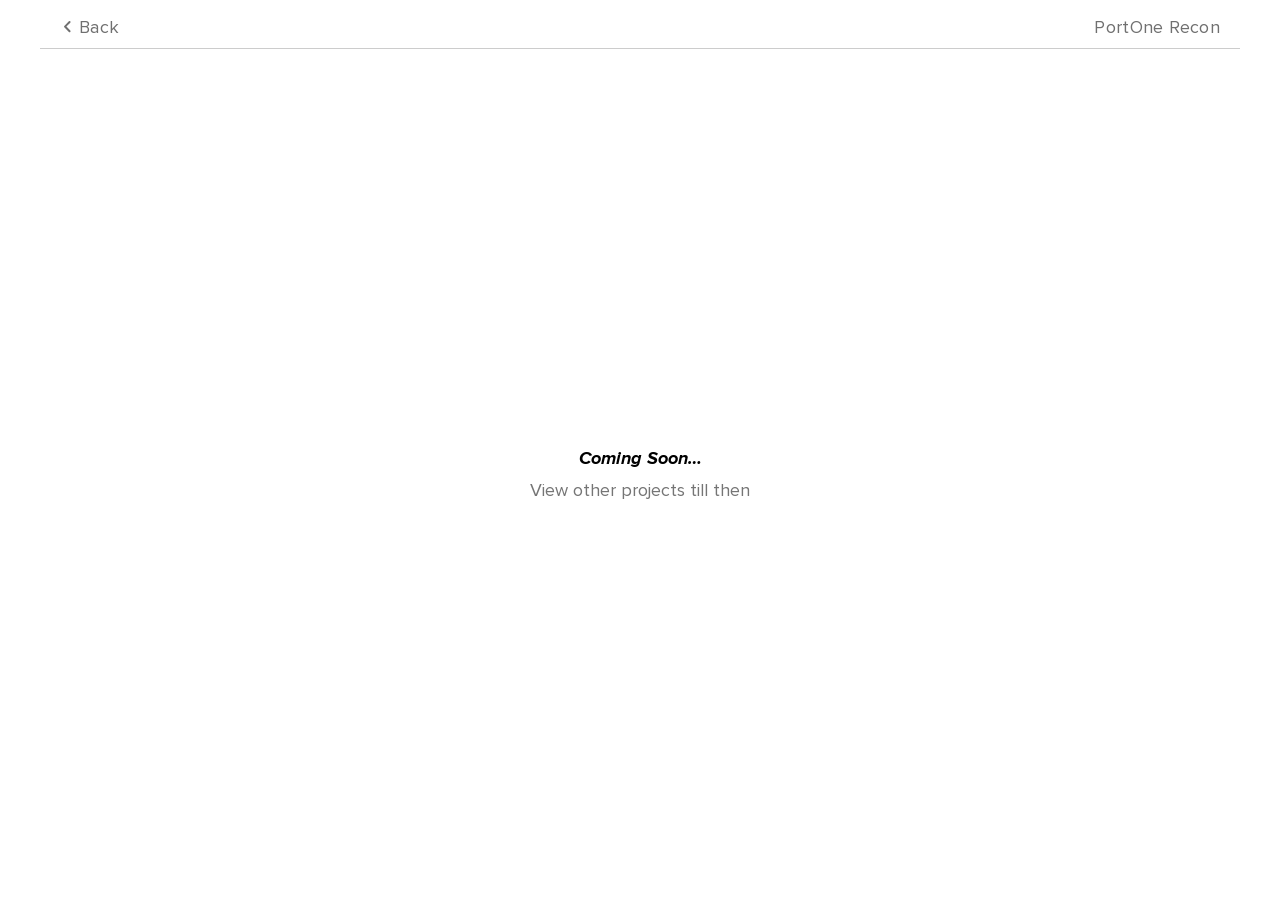
<file: coming-soon/index.html>
<!doctype html>
<!-- ✨ Built with Framer • https://www.framer.com/ -->
<html>
<head><style id="portfolio-badge-override">#__framer-badge-container{display:none!important}</style><script>globalThis.__FRAMER_MIRROR_BASE__=new URL("../",document.baseURI).pathname;</script>
    <meta charset="utf-8">
    
    
    <!-- Start of headStart -->
    
    <!-- End of headStart -->
    <meta name="viewport" content="width=device-width">
    <meta name="generator" content="Framer af04cc1">
    <title>PortOne Recon</title>
    <meta name="description" content="Made with Framer">
    <meta name="framer-search-index" content="https://framerusercontent.com/sites/6j6z7k2QV97Twanljhldfc/searchIndex-Mnrr2DsTQKvN.json">
    <link href="../assets/framerusercontent.com/images/FS86fqNeCy5LxZFNzqiPPjnNDE.png" rel="icon" media="(prefers-color-scheme: light)">
    <link href="../assets/framerusercontent.com/images/FS86fqNeCy5LxZFNzqiPPjnNDE.png" rel="icon" media="(prefers-color-scheme: dark)">
    <!-- Open Graph / Facebook -->
    <meta property="og:type" content="website">
    <meta property="og:title" content="PortOne Recon">
    <meta property="og:description" content="Made with Framer">
    <!-- Twitter -->
    <meta name="twitter:card" content="summary_large_image">
    <meta name="twitter:title" content="PortOne Recon">
    <meta name="twitter:description" content="Made with Framer">
    
    
    
    <meta name="robots" content="max-image-preview:large"><link rel="canonical" href="https://abhishekshirsagar.framer.website/coming-soon"><meta property="og:url" content="https://abhishekshirsagar.framer.website/coming-soon"><link rel="modulepreload" fetchpriority="low" href="../assets/framerusercontent.com/sites/6j6z7k2QV97Twanljhldfc/chunk-Z2I4AZUS.mjs"><link rel="modulepreload" fetchpriority="low" href="../assets/framerusercontent.com/sites/6j6z7k2QV97Twanljhldfc/chunk-JR5VT52U.mjs"><link rel="modulepreload" fetchpriority="low" href="../assets/framerusercontent.com/sites/6j6z7k2QV97Twanljhldfc/chunk-RIUMFBNJ.mjs"><link rel="modulepreload" fetchpriority="low" href="../assets/framerusercontent.com/sites/6j6z7k2QV97Twanljhldfc/2dSJ86Mtyrcx1YMPKUQ2j27wMcE93V6DQ5KkQoCik58.BE5FIMAK.mjs"><link rel="modulepreload" fetchpriority="low" href="../assets/framerusercontent.com/sites/6j6z7k2QV97Twanljhldfc/chunk-LZPH6SL7.mjs"><link rel="modulepreload" fetchpriority="low" href="../assets/framerusercontent.com/sites/6j6z7k2QV97Twanljhldfc/chunk-LJW5HWW3.mjs"><link rel="modulepreload" fetchpriority="low" href="../assets/framerusercontent.com/sites/6j6z7k2QV97Twanljhldfc/chunk-CEQYJW33.mjs"><link rel="modulepreload" fetchpriority="low" href="../assets/framerusercontent.com/sites/6j6z7k2QV97Twanljhldfc/chunk-EB32H6TK.mjs"><link rel="modulepreload" fetchpriority="low" href="../assets/framerusercontent.com/sites/6j6z7k2QV97Twanljhldfc/chunk-42U43NKG.mjs"><link rel="modulepreload" fetchpriority="low" href="../assets/framerusercontent.com/sites/6j6z7k2QV97Twanljhldfc/script_main.4EPXPQ22.mjs"><style data-framer-breakpoint-css>@media(min-width: 1200px){.hidden-11mttcg{display:none!important}}@media(min-width: 810px) and (max-width: 1199px){.hidden-1tevz2i{display:none!important}}@media(max-width: 809px){.hidden-1cqmuwa{display:none!important}}</style><style data-framer-css-ssr-minified data-framer-components="framer-PMhkc framer-SVLce PropertyOverrides">html,body,#main{margin:0;padding:0;box-sizing:border-box}:root{-webkit-font-smoothing:antialiased;-moz-osx-font-smoothing:grayscale}*{box-sizing:border-box;-webkit-font-smoothing:inherit}h1,h2,h3,h4,h5,h6,p,figure{margin:0}body,input,textarea,select,button{font-size:12px;font-family:sans-serif}#__framer-badge-container{position:fixed;bottom:0;padding:20px;width:100%;display:flex;justify-content:right;pointer-events:none;z-index:314159}.__framer-badge{pointer-events:auto}@font-face{font-family:Anek Latin;font-style:normal;font-weight:500;font-stretch:100%;font-display:swap;src:url("../assets/fonts.gstatic.com/s/aneklatin/v5/co3WmWZulTRoU4a8dqrWiajBS5ByUkvdrluH-z-FzhO7_w.woff2") format("woff2");unicode-range:U+0102-0103,U+0110-0111,U+0128-0129,U+0168-0169,U+01A0-01A1,U+01AF-01B0,U+0300-0301,U+0303-0304,U+0308-0309,U+0323,U+0329,U+1EA0-1EF9,U+20AB}@font-face{font-family:Anek Latin;font-style:normal;font-weight:500;font-stretch:100%;font-display:swap;src:url("../assets/fonts.gstatic.com/s/aneklatin/v5/co3WmWZulTRoU4a8dqrWiajBS5ByUkvdrluH-z-EzhO7_w.woff2") format("woff2");unicode-range:U+0100-02BA,U+02BD-02C5,U+02C7-02CC,U+02CE-02D7,U+02DD-02FF,U+0304,U+0308,U+0329,U+1D00-1DBF,U+1E00-1E9F,U+1EF2-1EFF,U+2020,U+20A0-20AB,U+20AD-20C0,U+2113,U+2C60-2C7F,U+A720-A7FF}@font-face{font-family:Anek Latin;font-style:normal;font-weight:500;font-stretch:100%;font-display:swap;src:url("../assets/fonts.gstatic.com/s/aneklatin/v5/co3WmWZulTRoU4a8dqrWiajBS5ByUkvdrluH-z-KzhM.woff2") format("woff2");unicode-range:U+0000-00FF,U+0131,U+0152-0153,U+02BB-02BC,U+02C6,U+02DA,U+02DC,U+0304,U+0308,U+0329,U+2000-206F,U+20AC,U+2122,U+2191,U+2193,U+2212,U+2215,U+FEFF,U+FFFD}@font-face{font-family:Anek Latin;font-style:normal;font-weight:600;font-stretch:100%;font-display:swap;src:url("../assets/fonts.gstatic.com/s/aneklatin/v5/co3WmWZulTRoU4a8dqrWiajBS5ByUkvdrluH-z-FzhO7_w.woff2") format("woff2");unicode-range:U+0102-0103,U+0110-0111,U+0128-0129,U+0168-0169,U+01A0-01A1,U+01AF-01B0,U+0300-0301,U+0303-0304,U+0308-0309,U+0323,U+0329,U+1EA0-1EF9,U+20AB}@font-face{font-family:Anek Latin;font-style:normal;font-weight:600;font-stretch:100%;font-display:swap;src:url("../assets/fonts.gstatic.com/s/aneklatin/v5/co3WmWZulTRoU4a8dqrWiajBS5ByUkvdrluH-z-EzhO7_w.woff2") format("woff2");unicode-range:U+0100-02BA,U+02BD-02C5,U+02C7-02CC,U+02CE-02D7,U+02DD-02FF,U+0304,U+0308,U+0329,U+1D00-1DBF,U+1E00-1E9F,U+1EF2-1EFF,U+2020,U+20A0-20AB,U+20AD-20C0,U+2113,U+2C60-2C7F,U+A720-A7FF}@font-face{font-family:Anek Latin;font-style:normal;font-weight:600;font-stretch:100%;font-display:swap;src:url("../assets/fonts.gstatic.com/s/aneklatin/v5/co3WmWZulTRoU4a8dqrWiajBS5ByUkvdrluH-z-KzhM.woff2") format("woff2");unicode-range:U+0000-00FF,U+0131,U+0152-0153,U+02BB-02BC,U+02C6,U+02DA,U+02DC,U+0304,U+0308,U+0329,U+2000-206F,U+20AC,U+2122,U+2191,U+2193,U+2212,U+2215,U+FEFF,U+FFFD}@font-face{font-family:Proxima Nova Regular;src:url("../assets/framerusercontent.com/assets/NGygONmfNOu9gj9jcyqCrBLjuo.ttf");font-display:swap}@font-face{font-family:Proxima Nova Extrabold;src:url("../assets/framerusercontent.com/assets/mptxu7DlsPQjRGL9b9GCGaAMhzc.ttf");font-display:swap}@font-face{font-family:Proxima Nova Bold;src:url("../assets/framerusercontent.com/assets/AXTagucR5iFA5eDcnMkiK4Al3pk.ttf");font-display:swap}@font-face{font-family:Proxima Nova Semibold;src:url("../assets/framerusercontent.com/modules/assets/EGCI04XjKjsDebeOyfVvxoRHLXQ~7eCQlm632yQVqMEIghyVkGz0q9SQEy1L2ehmPX1Tr5l-8.ttf");font-display:swap}@font-face{font-family:Proxima Nova Bold Italic;src:url("../assets/framerusercontent.com/assets/FUowpZxc3z9B90GLeKI1OFH7rY.ttf");font-display:swap}@font-face{font-family:Proxima Nova Light;src:url("../assets/framerusercontent.com/assets/zyzTeIcPHZ33SqN9MNnzAlxgCvw.ttf");font-display:swap}@font-face{font-family:Inter;src:url("../assets/framerusercontent.com/assets/5vvr9Vy74if2I6bQbJvbw7SY1pQ.woff2");font-display:swap;font-style:normal;font-weight:400;unicode-range:U+0460-052F,U+1C80-1C88,U+20B4,U+2DE0-2DFF,U+A640-A69F,U+FE2E-FE2F}@font-face{font-family:Inter;src:url("../assets/framerusercontent.com/assets/EOr0mi4hNtlgWNn9if640EZzXCo.woff2");font-display:swap;font-style:normal;font-weight:400;unicode-range:U+0301,U+0400-045F,U+0490-0491,U+04B0-04B1,U+2116}@font-face{font-family:Inter;src:url("../assets/framerusercontent.com/assets/Y9k9QrlZAqio88Klkmbd8VoMQc.woff2");font-display:swap;font-style:normal;font-weight:400;unicode-range:U+1F00-1FFF}@font-face{font-family:Inter;src:url("../assets/framerusercontent.com/assets/OYrD2tBIBPvoJXiIHnLoOXnY9M.woff2");font-display:swap;font-style:normal;font-weight:400;unicode-range:U+0370-03FF}@font-face{font-family:Inter;src:url("../assets/framerusercontent.com/assets/JeYwfuaPfZHQhEG8U5gtPDZ7WQ.woff2");font-display:swap;font-style:normal;font-weight:400;unicode-range:U+0100-024F,U+0259,U+1E00-1EFF,U+2020,U+20A0-20AB,U+20AD-20CF,U+2113,U+2C60-2C7F,U+A720-A7FF}@font-face{font-family:Inter;src:url("../assets/framerusercontent.com/assets/vQyevYAyHtARFwPqUzQGpnDs.woff2");font-display:swap;font-style:normal;font-weight:400;unicode-range:U+0000-00FF,U+0131,U+0152-0153,U+02BB-02BC,U+02C6,U+02DA,U+02DC,U+2000-206F,U+2074,U+20AC,U+2122,U+2191,U+2193,U+2212,U+2215,U+FEFF,U+FFFD}@font-face{font-family:Inter;src:url("../assets/framerusercontent.com/assets/b6Y37FthZeALduNqHicBT6FutY.woff2");font-display:swap;font-style:normal;font-weight:400;unicode-range:U+0102-0103,U+0110-0111,U+0128-0129,U+0168-0169,U+01A0-01A1,U+01AF-01B0,U+1EA0-1EF9,U+20AB}@font-face{font-family:Inter;src:url("../assets/framerusercontent.com/assets/NXxvFRoY5LDh3yCm7MEP2jqYk.woff2");font-display:block;font-style:normal;font-weight:100;unicode-range:U+0460-052F,U+1C80-1C88,U+20B4,U+2DE0-2DFF,U+A640-A69F,U+FE2E-FE2F}@font-face{font-family:Inter;src:url("../assets/framerusercontent.com/assets/5CcgcVyoWSqO1THBiISd6oCog.woff2");font-display:block;font-style:normal;font-weight:100;unicode-range:U+0301,U+0400-045F,U+0490-0491,U+04B0-04B1,U+2116}@font-face{font-family:Inter;src:url("../assets/framerusercontent.com/assets/MF544SVCvk3yNpLIz3pwDXFZPKM.woff2");font-display:block;font-style:normal;font-weight:100;unicode-range:U+1F00-1FFF}@font-face{font-family:Inter;src:url("../assets/framerusercontent.com/assets/TNtxudDBkAm2RXdtU3rvTBwoM.woff2");font-display:block;font-style:normal;font-weight:100;unicode-range:U+0370-03FF}@font-face{font-family:Inter;src:url("../assets/framerusercontent.com/assets/fIabp4VN5z7iJ3lNOz9qfNeQHc.woff2");font-display:block;font-style:normal;font-weight:100;unicode-range:U+0100-024F,U+0259,U+1E00-1EFF,U+2020,U+20A0-20AB,U+20AD-20CF,U+2113,U+2C60-2C7F,U+A720-A7FF}@font-face{font-family:Inter;src:url("../assets/framerusercontent.com/assets/YSOgKh50dqzzsXffetgcarlLHcI.woff2");font-display:block;font-style:normal;font-weight:100;unicode-range:U+0000-00FF,U+0131,U+0152-0153,U+02BB-02BC,U+02C6,U+02DA,U+02DC,U+2000-206F,U+2074,U+20AC,U+2122,U+2191,U+2193,U+2212,U+2215,U+FEFF,U+FFFD}@font-face{font-family:Inter;src:url("../assets/framerusercontent.com/assets/9iRSYClnXA0RMygyIn6yjjWXJw.woff2");font-display:block;font-style:normal;font-weight:100;unicode-range:U+0102-0103,U+0110-0111,U+0128-0129,U+0168-0169,U+01A0-01A1,U+01AF-01B0,U+1EA0-1EF9,U+20AB}@font-face{font-family:Inter;src:url("../assets/framerusercontent.com/assets/MVhJhYeDWxeyqT939zMNyw9p8.woff2");font-display:block;font-style:normal;font-weight:200;unicode-range:U+0460-052F,U+1C80-1C88,U+20B4,U+2DE0-2DFF,U+A640-A69F,U+FE2E-FE2F}@font-face{font-family:Inter;src:url("../assets/framerusercontent.com/assets/WXQXYfAQJIi2pCJACAfWWXfIDqI.woff2");font-display:block;font-style:normal;font-weight:200;unicode-range:U+0301,U+0400-045F,U+0490-0491,U+04B0-04B1,U+2116}@font-face{font-family:Inter;src:url("../assets/framerusercontent.com/assets/RJeJJARdrtNUtic58kOz7hIgBuE.woff2");font-display:block;font-style:normal;font-weight:200;unicode-range:U+1F00-1FFF}@font-face{font-family:Inter;src:url("../assets/framerusercontent.com/assets/4hBRAuM02i3fsxYDzyNvt5Az2so.woff2");font-display:block;font-style:normal;font-weight:200;unicode-range:U+0370-03FF}@font-face{font-family:Inter;src:url("../assets/framerusercontent.com/assets/fz1JbBffNGgK7BNUI1mmbFBlgA8.woff2");font-display:block;font-style:normal;font-weight:200;unicode-range:U+0100-024F,U+0259,U+1E00-1EFF,U+2020,U+20A0-20AB,U+20AD-20CF,U+2113,U+2C60-2C7F,U+A720-A7FF}@font-face{font-family:Inter;src:url("../assets/framerusercontent.com/assets/hgmI3sEShaw5UU738TAjDBQPH0.woff2");font-display:block;font-style:normal;font-weight:200;unicode-range:U+0000-00FF,U+0131,U+0152-0153,U+02BB-02BC,U+02C6,U+02DA,U+02DC,U+2000-206F,U+2074,U+20AC,U+2122,U+2191,U+2193,U+2212,U+2215,U+FEFF,U+FFFD}@font-face{font-family:Inter;src:url("../assets/framerusercontent.com/assets/eIZyQwIlHYR0mnMSneEDMtqBPgw.woff2");font-display:block;font-style:normal;font-weight:200;unicode-range:U+0102-0103,U+0110-0111,U+0128-0129,U+0168-0169,U+01A0-01A1,U+01AF-01B0,U+1EA0-1EF9,U+20AB}@font-face{font-family:Inter;src:url("../assets/framerusercontent.com/assets/BkDpl4ghaqvMi1btKFyG2tdbec.woff2");font-display:swap;font-style:normal;font-weight:300;unicode-range:U+0460-052F,U+1C80-1C88,U+20B4,U+2DE0-2DFF,U+A640-A69F,U+FE2E-FE2F}@font-face{font-family:Inter;src:url("../assets/framerusercontent.com/assets/zAMK70AQRFSShJgUiaR5IiIhgzk.woff2");font-display:swap;font-style:normal;font-weight:300;unicode-range:U+0301,U+0400-045F,U+0490-0491,U+04B0-04B1,U+2116}@font-face{font-family:Inter;src:url("../assets/framerusercontent.com/assets/IETjvc5qzUaRoaruDpPSwCUM8.woff2");font-display:swap;font-style:normal;font-weight:300;unicode-range:U+1F00-1FFF}@font-face{font-family:Inter;src:url("../assets/framerusercontent.com/assets/oLCoaT3ioA0fHdJnWR9W6k7NY.woff2");font-display:swap;font-style:normal;font-weight:300;unicode-range:U+0370-03FF}@font-face{font-family:Inter;src:url("../assets/framerusercontent.com/assets/Sj0PCHQSBjFmEp6NBWg6FNaKc.woff2");font-display:swap;font-style:normal;font-weight:300;unicode-range:U+0100-024F,U+0259,U+1E00-1EFF,U+2020,U+20A0-20AB,U+20AD-20CF,U+2113,U+2C60-2C7F,U+A720-A7FF}@font-face{font-family:Inter;src:url("../assets/framerusercontent.com/assets/v2q8JTTTs7McDMSEhnxAIBqd0.woff2");font-display:swap;font-style:normal;font-weight:300;unicode-range:U+0000-00FF,U+0131,U+0152-0153,U+02BB-02BC,U+02C6,U+02DA,U+02DC,U+2000-206F,U+2074,U+20AC,U+2122,U+2191,U+2193,U+2212,U+2215,U+FEFF,U+FFFD}@font-face{font-family:Inter;src:url("../assets/framerusercontent.com/assets/H4TfENUY1rh8R9UaSD6vngjJP3M.woff2");font-display:swap;font-style:normal;font-weight:300;unicode-range:U+0102-0103,U+0110-0111,U+0128-0129,U+0168-0169,U+01A0-01A1,U+01AF-01B0,U+1EA0-1EF9,U+20AB}@font-face{font-family:Inter;src:url("../assets/framerusercontent.com/assets/5A3Ce6C9YYmCjpQx9M4inSaKU.woff2");font-display:swap;font-style:normal;font-weight:500;unicode-range:U+0460-052F,U+1C80-1C88,U+20B4,U+2DE0-2DFF,U+A640-A69F,U+FE2E-FE2F}@font-face{font-family:Inter;src:url("../assets/framerusercontent.com/assets/Qx95Xyt0Ka3SGhinnbXIGpEIyP4.woff2");font-display:swap;font-style:normal;font-weight:500;unicode-range:U+0301,U+0400-045F,U+0490-0491,U+04B0-04B1,U+2116}@font-face{font-family:Inter;src:url("../assets/framerusercontent.com/assets/6mJuEAguuIuMog10gGvH5d3cl8.woff2");font-display:swap;font-style:normal;font-weight:500;unicode-range:U+1F00-1FFF}@font-face{font-family:Inter;src:url("../assets/framerusercontent.com/assets/xYYWaj7wCU5zSQH0eXvSaS19wo.woff2");font-display:swap;font-style:normal;font-weight:500;unicode-range:U+0370-03FF}@font-face{font-family:Inter;src:url("../assets/framerusercontent.com/assets/otTaNuNpVK4RbdlT7zDDdKvQBA.woff2");font-display:swap;font-style:normal;font-weight:500;unicode-range:U+0100-024F,U+0259,U+1E00-1EFF,U+2020,U+20A0-20AB,U+20AD-20CF,U+2113,U+2C60-2C7F,U+A720-A7FF}@font-face{font-family:Inter;src:url("../assets/framerusercontent.com/assets/d3tHnaQIAeqiE5hGcRw4mmgWYU.woff2");font-display:swap;font-style:normal;font-weight:500;unicode-range:U+0000-00FF,U+0131,U+0152-0153,U+02BB-02BC,U+02C6,U+02DA,U+02DC,U+2000-206F,U+2074,U+20AC,U+2122,U+2191,U+2193,U+2212,U+2215,U+FEFF,U+FFFD}@font-face{font-family:Inter;src:url("../assets/framerusercontent.com/assets/DolVirEGb34pEXEp8t8FQBSK4.woff2");font-display:swap;font-style:normal;font-weight:500;unicode-range:U+0102-0103,U+0110-0111,U+0128-0129,U+0168-0169,U+01A0-01A1,U+01AF-01B0,U+1EA0-1EF9,U+20AB}@font-face{font-family:Inter;src:url("../assets/framerusercontent.com/assets/hyOgCu0Xnghbimh0pE8QTvtt2AU.woff2");font-display:swap;font-style:normal;font-weight:600;unicode-range:U+0460-052F,U+1C80-1C88,U+20B4,U+2DE0-2DFF,U+A640-A69F,U+FE2E-FE2F}@font-face{font-family:Inter;src:url("../assets/framerusercontent.com/assets/NeGmSOXrPBfEFIy5YZeHq17LEDA.woff2");font-display:swap;font-style:normal;font-weight:600;unicode-range:U+0301,U+0400-045F,U+0490-0491,U+04B0-04B1,U+2116}@font-face{font-family:Inter;src:url("../assets/framerusercontent.com/assets/oYaAX5himiTPYuN8vLWnqBbfD2s.woff2");font-display:swap;font-style:normal;font-weight:600;unicode-range:U+1F00-1FFF}@font-face{font-family:Inter;src:url("../assets/framerusercontent.com/assets/lEJLP4R0yuCaMCjSXYHtJw72M.woff2");font-display:swap;font-style:normal;font-weight:600;unicode-range:U+0370-03FF}@font-face{font-family:Inter;src:url("../assets/framerusercontent.com/assets/cRJyLNuTJR5jbyKzGi33wU9cqIQ.woff2");font-display:swap;font-style:normal;font-weight:600;unicode-range:U+0100-024F,U+0259,U+1E00-1EFF,U+2020,U+20A0-20AB,U+20AD-20CF,U+2113,U+2C60-2C7F,U+A720-A7FF}@font-face{font-family:Inter;src:url("../assets/framerusercontent.com/assets/1ZFS7N918ojhhd0nQWdj3jz4w.woff2");font-display:swap;font-style:normal;font-weight:600;unicode-range:U+0000-00FF,U+0131,U+0152-0153,U+02BB-02BC,U+02C6,U+02DA,U+02DC,U+2000-206F,U+2074,U+20AC,U+2122,U+2191,U+2193,U+2212,U+2215,U+FEFF,U+FFFD}@font-face{font-family:Inter;src:url("../assets/framerusercontent.com/assets/A0Wcc7NgXMjUuFdquHDrIZpzZw0.woff2");font-display:swap;font-style:normal;font-weight:600;unicode-range:U+0102-0103,U+0110-0111,U+0128-0129,U+0168-0169,U+01A0-01A1,U+01AF-01B0,U+1EA0-1EF9,U+20AB}@font-face{font-family:Inter;src:url("../assets/framerusercontent.com/assets/DpPBYI0sL4fYLgAkX8KXOPVt7c.woff2");font-display:swap;font-style:normal;font-weight:700;unicode-range:U+0460-052F,U+1C80-1C88,U+20B4,U+2DE0-2DFF,U+A640-A69F,U+FE2E-FE2F}@font-face{font-family:Inter;src:url("../assets/framerusercontent.com/assets/4RAEQdEOrcnDkhHiiCbJOw92Lk.woff2");font-display:swap;font-style:normal;font-weight:700;unicode-range:U+0301,U+0400-045F,U+0490-0491,U+04B0-04B1,U+2116}@font-face{font-family:Inter;src:url("../assets/framerusercontent.com/assets/1K3W8DizY3v4emK8Mb08YHxTbs.woff2");font-display:swap;font-style:normal;font-weight:700;unicode-range:U+1F00-1FFF}@font-face{font-family:Inter;src:url("../assets/framerusercontent.com/assets/tUSCtfYVM1I1IchuyCwz9gDdQ.woff2");font-display:swap;font-style:normal;font-weight:700;unicode-range:U+0370-03FF}@font-face{font-family:Inter;src:url("../assets/framerusercontent.com/assets/VgYFWiwsAC5OYxAycRXXvhze58.woff2");font-display:swap;font-style:normal;font-weight:700;unicode-range:U+0100-024F,U+0259,U+1E00-1EFF,U+2020,U+20A0-20AB,U+20AD-20CF,U+2113,U+2C60-2C7F,U+A720-A7FF}@font-face{font-family:Inter;src:url("../assets/framerusercontent.com/assets/DXD0Q7LSl7HEvDzucnyLnGBHM.woff2");font-display:swap;font-style:normal;font-weight:700;unicode-range:U+0000-00FF,U+0131,U+0152-0153,U+02BB-02BC,U+02C6,U+02DA,U+02DC,U+2000-206F,U+2074,U+20AC,U+2122,U+2191,U+2193,U+2212,U+2215,U+FEFF,U+FFFD}@font-face{font-family:Inter;src:url("../assets/framerusercontent.com/assets/GIryZETIX4IFypco5pYZONKhJIo.woff2");font-display:swap;font-style:normal;font-weight:700;unicode-range:U+0102-0103,U+0110-0111,U+0128-0129,U+0168-0169,U+01A0-01A1,U+01AF-01B0,U+1EA0-1EF9,U+20AB}@font-face{font-family:Inter;src:url("../assets/framerusercontent.com/assets/PONfPc6h4EPYwJliXQBmjVx7QxI.woff2");font-display:swap;font-style:normal;font-weight:800;unicode-range:U+0460-052F,U+1C80-1C88,U+20B4,U+2DE0-2DFF,U+A640-A69F,U+FE2E-FE2F}@font-face{font-family:Inter;src:url("../assets/framerusercontent.com/assets/zsnJN7Z1wdzUvepJniD3rbvJIyU.woff2");font-display:swap;font-style:normal;font-weight:800;unicode-range:U+0301,U+0400-045F,U+0490-0491,U+04B0-04B1,U+2116}@font-face{font-family:Inter;src:url("../assets/framerusercontent.com/assets/UrzZBOy7RyJEWAZGduzOeHiHuY.woff2");font-display:swap;font-style:normal;font-weight:800;unicode-range:U+1F00-1FFF}@font-face{font-family:Inter;src:url("../assets/framerusercontent.com/assets/996sR9SfSDuYELz8oHhDOcErkY.woff2");font-display:swap;font-style:normal;font-weight:800;unicode-range:U+0370-03FF}@font-face{font-family:Inter;src:url("../assets/framerusercontent.com/assets/ftN1HpyPVJEoEb4q36SOrNdLXU.woff2");font-display:swap;font-style:normal;font-weight:800;unicode-range:U+0100-024F,U+0259,U+1E00-1EFF,U+2020,U+20A0-20AB,U+20AD-20CF,U+2113,U+2C60-2C7F,U+A720-A7FF}@font-face{font-family:Inter;src:url("../assets/framerusercontent.com/assets/jN39PDxZWEwjG7Csryx3JN2r2Y.woff2");font-display:swap;font-style:normal;font-weight:800;unicode-range:U+0000-00FF,U+0131,U+0152-0153,U+02BB-02BC,U+02C6,U+02DA,U+02DC,U+2000-206F,U+2074,U+20AC,U+2122,U+2191,U+2193,U+2212,U+2215,U+FEFF,U+FFFD}@font-face{font-family:Inter;src:url("../assets/framerusercontent.com/assets/JAur4lGGSGRGyrFi59JSIKqVgU.woff2");font-display:swap;font-style:normal;font-weight:800;unicode-range:U+0102-0103,U+0110-0111,U+0128-0129,U+0168-0169,U+01A0-01A1,U+01AF-01B0,U+1EA0-1EF9,U+20AB}@font-face{font-family:Inter;src:url("../assets/framerusercontent.com/assets/mkY5Sgyq51ik0AMrSBwhm9DJg.woff2");font-display:block;font-style:normal;font-weight:900;unicode-range:U+0460-052F,U+1C80-1C88,U+20B4,U+2DE0-2DFF,U+A640-A69F,U+FE2E-FE2F}@font-face{font-family:Inter;src:url("../assets/framerusercontent.com/assets/X5hj6qzcHUYv7h1390c8Rhm6550.woff2");font-display:block;font-style:normal;font-weight:900;unicode-range:U+0301,U+0400-045F,U+0490-0491,U+04B0-04B1,U+2116}@font-face{font-family:Inter;src:url("../assets/framerusercontent.com/assets/gQhNpS3tN86g8RcVKYUUaKt2oMQ.woff2");font-display:block;font-style:normal;font-weight:900;unicode-range:U+1F00-1FFF}@font-face{font-family:Inter;src:url("../assets/framerusercontent.com/assets/cugnVhSraaRyANCaUtI5FV17wk.woff2");font-display:block;font-style:normal;font-weight:900;unicode-range:U+0370-03FF}@font-face{font-family:Inter;src:url("../assets/framerusercontent.com/assets/5HcVoGak8k5agFJSaKa4floXVu0.woff2");font-display:block;font-style:normal;font-weight:900;unicode-range:U+0100-024F,U+0259,U+1E00-1EFF,U+2020,U+20A0-20AB,U+20AD-20CF,U+2113,U+2C60-2C7F,U+A720-A7FF}@font-face{font-family:Inter;src:url("../assets/framerusercontent.com/assets/jn4BtSPLlS0NDp1KiFAtFKiiY0o.woff2");font-display:block;font-style:normal;font-weight:900;unicode-range:U+0000-00FF,U+0131,U+0152-0153,U+02BB-02BC,U+02C6,U+02DA,U+02DC,U+2000-206F,U+2074,U+20AC,U+2122,U+2191,U+2193,U+2212,U+2215,U+FEFF,U+FFFD}@font-face{font-family:Inter;src:url("../assets/framerusercontent.com/assets/P2Bw01CtL0b9wqygO0sSVogWbo.woff2");font-display:block;font-style:normal;font-weight:900;unicode-range:U+0102-0103,U+0110-0111,U+0128-0129,U+0168-0169,U+01A0-01A1,U+01AF-01B0,U+1EA0-1EF9,U+20AB}@font-face{font-family:Inter;src:url("../assets/framerusercontent.com/assets/YJsHMqeEm0oDHuxRTVCwg5eZuo.woff2");font-display:block;font-style:italic;font-weight:100;unicode-range:U+0460-052F,U+1C80-1C88,U+20B4,U+2DE0-2DFF,U+A640-A69F,U+FE2E-FE2F}@font-face{font-family:Inter;src:url("../assets/framerusercontent.com/assets/oJJMyJlDykMObEyb5VexHSxd24.woff2");font-display:block;font-style:italic;font-weight:100;unicode-range:U+0301,U+0400-045F,U+0490-0491,U+04B0-04B1,U+2116}@font-face{font-family:Inter;src:url("../assets/framerusercontent.com/assets/IpeaX0WzLaonj68howNZg4SJJaY.woff2");font-display:block;font-style:italic;font-weight:100;unicode-range:U+1F00-1FFF}@font-face{font-family:Inter;src:url("../assets/framerusercontent.com/assets/KCj1bV3vDXY5OLHttTeRYcu9J8.woff2");font-display:block;font-style:italic;font-weight:100;unicode-range:U+0370-03FF}@font-face{font-family:Inter;src:url("../assets/framerusercontent.com/assets/biaVHhOprxbHaR3dIP7Z8cYurHg.woff2");font-display:block;font-style:italic;font-weight:100;unicode-range:U+0100-024F,U+0259,U+1E00-1EFF,U+2020,U+20A0-20AB,U+20AD-20CF,U+2113,U+2C60-2C7F,U+A720-A7FF}@font-face{font-family:Inter;src:url("../assets/framerusercontent.com/assets/BpOIEy4nYtcp1RwqOtwAgi2EiDE.woff2");font-display:block;font-style:italic;font-weight:100;unicode-range:U+0000-00FF,U+0131,U+0152-0153,U+02BB-02BC,U+02C6,U+02DA,U+02DC,U+2000-206F,U+2074,U+20AC,U+2122,U+2191,U+2193,U+2212,U+2215,U+FEFF,U+FFFD}@font-face{font-family:Inter;src:url("../assets/framerusercontent.com/assets/gNa011yWpVpNFgUhhSlDX8nUiPQ.woff2");font-display:block;font-style:italic;font-weight:100;unicode-range:U+0102-0103,U+0110-0111,U+0128-0129,U+0168-0169,U+01A0-01A1,U+01AF-01B0,U+1EA0-1EF9,U+20AB}@font-face{font-family:Inter;src:url("../assets/framerusercontent.com/assets/vpq17U0WM26sBGHgq9jnrUmUf8.woff2");font-display:block;font-style:italic;font-weight:200;unicode-range:U+0460-052F,U+1C80-1C88,U+20B4,U+2DE0-2DFF,U+A640-A69F,U+FE2E-FE2F}@font-face{font-family:Inter;src:url("../assets/framerusercontent.com/assets/bNYh7lNMEpOegeRYAtyGel1WqBE.woff2");font-display:block;font-style:italic;font-weight:200;unicode-range:U+0301,U+0400-045F,U+0490-0491,U+04B0-04B1,U+2116}@font-face{font-family:Inter;src:url("../assets/framerusercontent.com/assets/FBzcXZYmdulcZC0z278U6o0cw.woff2");font-display:block;font-style:italic;font-weight:200;unicode-range:U+1F00-1FFF}@font-face{font-family:Inter;src:url("../assets/framerusercontent.com/assets/ua60IRqWK94xCrq0SC639Hbsdjg.woff2");font-display:block;font-style:italic;font-weight:200;unicode-range:U+0370-03FF}@font-face{font-family:Inter;src:url("../assets/framerusercontent.com/assets/Pd8gNPn2dSCh4FyjWFw9PJysoQ.woff2");font-display:block;font-style:italic;font-weight:200;unicode-range:U+0100-024F,U+0259,U+1E00-1EFF,U+2020,U+20A0-20AB,U+20AD-20CF,U+2113,U+2C60-2C7F,U+A720-A7FF}@font-face{font-family:Inter;src:url("../assets/framerusercontent.com/assets/zpiI5DA3vCb3G2sqEyq9xqogo.woff2");font-display:block;font-style:italic;font-weight:200;unicode-range:U+0000-00FF,U+0131,U+0152-0153,U+02BB-02BC,U+02C6,U+02DA,U+02DC,U+2000-206F,U+2074,U+20AC,U+2122,U+2191,U+2193,U+2212,U+2215,U+FEFF,U+FFFD}@font-face{font-family:Inter;src:url("../assets/framerusercontent.com/assets/DtVQjTG8OGGKnwKYrMHRZVCyo.woff2");font-display:block;font-style:italic;font-weight:200;unicode-range:U+0102-0103,U+0110-0111,U+0128-0129,U+0168-0169,U+01A0-01A1,U+01AF-01B0,U+1EA0-1EF9,U+20AB}@font-face{font-family:Inter;src:url("../assets/framerusercontent.com/assets/YYB6GZmCWnZq3RWZOghuZIOxQY.woff2");font-display:swap;font-style:italic;font-weight:300;unicode-range:U+0460-052F,U+1C80-1C88,U+20B4,U+2DE0-2DFF,U+A640-A69F,U+FE2E-FE2F}@font-face{font-family:Inter;src:url("../assets/framerusercontent.com/assets/miJTzODdiyIr3tRo9KEoqXXk2PM.woff2");font-display:swap;font-style:italic;font-weight:300;unicode-range:U+0301,U+0400-045F,U+0490-0491,U+04B0-04B1,U+2116}@font-face{font-family:Inter;src:url("../assets/framerusercontent.com/assets/6ZMhcggRFfEfbf7lncCpaUbA.woff2");font-display:swap;font-style:italic;font-weight:300;unicode-range:U+1F00-1FFF}@font-face{font-family:Inter;src:url("../assets/framerusercontent.com/assets/8sCN6PGUr4I8q5hC5twAXfcwqV0.woff2");font-display:swap;font-style:italic;font-weight:300;unicode-range:U+0370-03FF}@font-face{font-family:Inter;src:url("../assets/framerusercontent.com/assets/aUYDUTztS7anQw5JuwCncXeLOBY.woff2");font-display:swap;font-style:italic;font-weight:300;unicode-range:U+0100-024F,U+0259,U+1E00-1EFF,U+2020,U+20A0-20AB,U+20AD-20CF,U+2113,U+2C60-2C7F,U+A720-A7FF}@font-face{font-family:Inter;src:url("../assets/framerusercontent.com/assets/5mDAOkC5Wpzo7NkuE9oYfqlY2u4.woff2");font-display:swap;font-style:italic;font-weight:300;unicode-range:U+0000-00FF,U+0131,U+0152-0153,U+02BB-02BC,U+02C6,U+02DA,U+02DC,U+2000-206F,U+2074,U+20AC,U+2122,U+2191,U+2193,U+2212,U+2215,U+FEFF,U+FFFD}@font-face{font-family:Inter;src:url("../assets/framerusercontent.com/assets/yDiPvYxioBHsicnYxpPW35WQmx8.woff2");font-display:swap;font-style:italic;font-weight:300;unicode-range:U+0102-0103,U+0110-0111,U+0128-0129,U+0168-0169,U+01A0-01A1,U+01AF-01B0,U+1EA0-1EF9,U+20AB}@font-face{font-family:Inter;src:url("../assets/framerusercontent.com/assets/CfMzU8w2e7tHgF4T4rATMPuWosA.woff2");font-display:swap;font-style:italic;font-weight:400;unicode-range:U+0460-052F,U+1C80-1C88,U+20B4,U+2DE0-2DFF,U+A640-A69F,U+FE2E-FE2F}@font-face{font-family:Inter;src:url("../assets/framerusercontent.com/assets/867QObYax8ANsfX4TGEVU9YiCM.woff2");font-display:swap;font-style:italic;font-weight:400;unicode-range:U+0301,U+0400-045F,U+0490-0491,U+04B0-04B1,U+2116}@font-face{font-family:Inter;src:url("../assets/framerusercontent.com/assets/Oyn2ZbENFdnW7mt2Lzjk1h9Zb9k.woff2");font-display:swap;font-style:italic;font-weight:400;unicode-range:U+1F00-1FFF}@font-face{font-family:Inter;src:url("../assets/framerusercontent.com/assets/cdAe8hgZ1cMyLu9g005pAW3xMo.woff2");font-display:swap;font-style:italic;font-weight:400;unicode-range:U+0370-03FF}@font-face{font-family:Inter;src:url("../assets/framerusercontent.com/assets/DOfvtmE1UplCq161m6Hj8CSQYg.woff2");font-display:swap;font-style:italic;font-weight:400;unicode-range:U+0100-024F,U+0259,U+1E00-1EFF,U+2020,U+20A0-20AB,U+20AD-20CF,U+2113,U+2C60-2C7F,U+A720-A7FF}@font-face{font-family:Inter;src:url("../assets/framerusercontent.com/assets/vFzuJY0c65av44uhEKB6vyjFMg.woff2");font-display:swap;font-style:italic;font-weight:400;unicode-range:U+0000-00FF,U+0131,U+0152-0153,U+02BB-02BC,U+02C6,U+02DA,U+02DC,U+2000-206F,U+2074,U+20AC,U+2122,U+2191,U+2193,U+2212,U+2215,U+FEFF,U+FFFD}@font-face{font-family:Inter;src:url("../assets/framerusercontent.com/assets/tKtBcDnBMevsEEJKdNGhhkLzYo.woff2");font-display:swap;font-style:italic;font-weight:400;unicode-range:U+0102-0103,U+0110-0111,U+0128-0129,U+0168-0169,U+01A0-01A1,U+01AF-01B0,U+1EA0-1EF9,U+20AB}@font-face{font-family:Inter;src:url("../assets/framerusercontent.com/assets/khkJkwSL66WFg8SX6Wa726c.woff2");font-display:swap;font-style:italic;font-weight:500;unicode-range:U+0460-052F,U+1C80-1C88,U+20B4,U+2DE0-2DFF,U+A640-A69F,U+FE2E-FE2F}@font-face{font-family:Inter;src:url("../assets/framerusercontent.com/assets/0E7IMbDzcGABpBwwqNEt60wU0w.woff2");font-display:swap;font-style:italic;font-weight:500;unicode-range:U+0301,U+0400-045F,U+0490-0491,U+04B0-04B1,U+2116}@font-face{font-family:Inter;src:url("../assets/framerusercontent.com/assets/NTJ0nQgIF0gcDelS14zQ9NR9Q.woff2");font-display:swap;font-style:italic;font-weight:500;unicode-range:U+1F00-1FFF}@font-face{font-family:Inter;src:url("../assets/framerusercontent.com/assets/QrcNhgEPfRl0LS8qz5Ln8olanl8.woff2");font-display:swap;font-style:italic;font-weight:500;unicode-range:U+0370-03FF}@font-face{font-family:Inter;src:url("../assets/framerusercontent.com/assets/JEXmejW8mXOYMtt0hyRg811kHac.woff2");font-display:swap;font-style:italic;font-weight:500;unicode-range:U+0100-024F,U+0259,U+1E00-1EFF,U+2020,U+20A0-20AB,U+20AD-20CF,U+2113,U+2C60-2C7F,U+A720-A7FF}@font-face{font-family:Inter;src:url("../assets/framerusercontent.com/assets/ksvR4VsLksjpSwnC2fPgHRNMw.woff2");font-display:swap;font-style:italic;font-weight:500;unicode-range:U+0000-00FF,U+0131,U+0152-0153,U+02BB-02BC,U+02C6,U+02DA,U+02DC,U+2000-206F,U+2074,U+20AC,U+2122,U+2191,U+2193,U+2212,U+2215,U+FEFF,U+FFFD}@font-face{font-family:Inter;src:url("../assets/framerusercontent.com/assets/uy9s0iWuxiNnVt8EpTI3gzohpwo.woff2");font-display:swap;font-style:italic;font-weight:500;unicode-range:U+0102-0103,U+0110-0111,U+0128-0129,U+0168-0169,U+01A0-01A1,U+01AF-01B0,U+1EA0-1EF9,U+20AB}@font-face{font-family:Inter;src:url("../assets/framerusercontent.com/assets/vxBnBhH8768IFAXAb4Qf6wQHKs.woff2");font-display:swap;font-style:italic;font-weight:600;unicode-range:U+0460-052F,U+1C80-1C88,U+20B4,U+2DE0-2DFF,U+A640-A69F,U+FE2E-FE2F}@font-face{font-family:Inter;src:url("../assets/framerusercontent.com/assets/zSsEuoJdh8mcFVk976C05ZfQr8.woff2");font-display:swap;font-style:italic;font-weight:600;unicode-range:U+0301,U+0400-045F,U+0490-0491,U+04B0-04B1,U+2116}@font-face{font-family:Inter;src:url("../assets/framerusercontent.com/assets/b8ezwLrN7h2AUoPEENcsTMVJ0.woff2");font-display:swap;font-style:italic;font-weight:600;unicode-range:U+1F00-1FFF}@font-face{font-family:Inter;src:url("../assets/framerusercontent.com/assets/mvNEIBLyHbscgHtwfsByjXUz3XY.woff2");font-display:swap;font-style:italic;font-weight:600;unicode-range:U+0370-03FF}@font-face{font-family:Inter;src:url("../assets/framerusercontent.com/assets/6FI2EneKzM3qBy5foOZXey7coCA.woff2");font-display:swap;font-style:italic;font-weight:600;unicode-range:U+0100-024F,U+0259,U+1E00-1EFF,U+2020,U+20A0-20AB,U+20AD-20CF,U+2113,U+2C60-2C7F,U+A720-A7FF}@font-face{font-family:Inter;src:url("../assets/framerusercontent.com/assets/qrVgiXNd6RuQjETYQiVQ9nqCk.woff2");font-display:swap;font-style:italic;font-weight:600;unicode-range:U+0000-00FF,U+0131,U+0152-0153,U+02BB-02BC,U+02C6,U+02DA,U+02DC,U+2000-206F,U+2074,U+20AC,U+2122,U+2191,U+2193,U+2212,U+2215,U+FEFF,U+FFFD}@font-face{font-family:Inter;src:url("../assets/framerusercontent.com/assets/NHHeAKJVP0ZWHk5YZnQQChIsBM.woff2");font-display:swap;font-style:italic;font-weight:600;unicode-range:U+0102-0103,U+0110-0111,U+0128-0129,U+0168-0169,U+01A0-01A1,U+01AF-01B0,U+1EA0-1EF9,U+20AB}@font-face{font-family:Inter;src:url("../assets/framerusercontent.com/assets/H89BbHkbHDzlxZzxi8uPzTsp90.woff2");font-display:swap;font-style:italic;font-weight:700;unicode-range:U+0460-052F,U+1C80-1C88,U+20B4,U+2DE0-2DFF,U+A640-A69F,U+FE2E-FE2F}@font-face{font-family:Inter;src:url("../assets/framerusercontent.com/assets/u6gJwDuwB143kpNK1T1MDKDWkMc.woff2");font-display:swap;font-style:italic;font-weight:700;unicode-range:U+0301,U+0400-045F,U+0490-0491,U+04B0-04B1,U+2116}@font-face{font-family:Inter;src:url("../assets/framerusercontent.com/assets/43sJ6MfOPh1LCJt46OvyDuSbA6o.woff2");font-display:swap;font-style:italic;font-weight:700;unicode-range:U+1F00-1FFF}@font-face{font-family:Inter;src:url("../assets/framerusercontent.com/assets/wccHG0r4gBDAIRhfHiOlq6oEkqw.woff2");font-display:swap;font-style:italic;font-weight:700;unicode-range:U+0370-03FF}@font-face{font-family:Inter;src:url("../assets/framerusercontent.com/assets/WZ367JPwf9bRW6LdTHN8rXgSjw.woff2");font-display:swap;font-style:italic;font-weight:700;unicode-range:U+0100-024F,U+0259,U+1E00-1EFF,U+2020,U+20A0-20AB,U+20AD-20CF,U+2113,U+2C60-2C7F,U+A720-A7FF}@font-face{font-family:Inter;src:url("../assets/framerusercontent.com/assets/QxmhnWTzLtyjIiZcfaLIJ8EFBXU.woff2");font-display:swap;font-style:italic;font-weight:700;unicode-range:U+0000-00FF,U+0131,U+0152-0153,U+02BB-02BC,U+02C6,U+02DA,U+02DC,U+2000-206F,U+2074,U+20AC,U+2122,U+2191,U+2193,U+2212,U+2215,U+FEFF,U+FFFD}@font-face{font-family:Inter;src:url("../assets/framerusercontent.com/assets/2A4Xx7CngadFGlVV4xrO06OBHY.woff2");font-display:swap;font-style:italic;font-weight:700;unicode-range:U+0102-0103,U+0110-0111,U+0128-0129,U+0168-0169,U+01A0-01A1,U+01AF-01B0,U+1EA0-1EF9,U+20AB}@font-face{font-family:Inter;src:url("../assets/framerusercontent.com/assets/if4nAQEfO1l3iBiurvlUSTaMA.woff2");font-display:swap;font-style:italic;font-weight:800;unicode-range:U+0460-052F,U+1C80-1C88,U+20B4,U+2DE0-2DFF,U+A640-A69F,U+FE2E-FE2F}@font-face{font-family:Inter;src:url("../assets/framerusercontent.com/assets/GdJ7SQjcmkU1sz7lk5lMpKUlKY.woff2");font-display:swap;font-style:italic;font-weight:800;unicode-range:U+0301,U+0400-045F,U+0490-0491,U+04B0-04B1,U+2116}@font-face{font-family:Inter;src:url("../assets/framerusercontent.com/assets/sOA6LVskcCqlqggyjIZe0Zh39UQ.woff2");font-display:swap;font-style:italic;font-weight:800;unicode-range:U+1F00-1FFF}@font-face{font-family:Inter;src:url("../assets/framerusercontent.com/assets/zUCSsMbWBcHOQoATrhsPVigkc.woff2");font-display:swap;font-style:italic;font-weight:800;unicode-range:U+0370-03FF}@font-face{font-family:Inter;src:url("../assets/framerusercontent.com/assets/6eYp9yIAUvPZY7o0yfI4e2OP6g.woff2");font-display:swap;font-style:italic;font-weight:800;unicode-range:U+0100-024F,U+0259,U+1E00-1EFF,U+2020,U+20A0-20AB,U+20AD-20CF,U+2113,U+2C60-2C7F,U+A720-A7FF}@font-face{font-family:Inter;src:url("../assets/framerusercontent.com/assets/aKoimhPBfs6C7Am2HTTVjGcpE.woff2");font-display:swap;font-style:italic;font-weight:800;unicode-range:U+0000-00FF,U+0131,U+0152-0153,U+02BB-02BC,U+02C6,U+02DA,U+02DC,U+2000-206F,U+2074,U+20AC,U+2122,U+2191,U+2193,U+2212,U+2215,U+FEFF,U+FFFD}@font-face{font-family:Inter;src:url("../assets/framerusercontent.com/assets/L9nHaKi7ULzGWchEehsfwttxOwM.woff2");font-display:swap;font-style:italic;font-weight:800;unicode-range:U+0102-0103,U+0110-0111,U+0128-0129,U+0168-0169,U+01A0-01A1,U+01AF-01B0,U+1EA0-1EF9,U+20AB}@font-face{font-family:Inter;src:url("../assets/framerusercontent.com/assets/05KsVHGDmqXSBXM4yRZ65P8i0s.woff2");font-display:block;font-style:italic;font-weight:900;unicode-range:U+0460-052F,U+1C80-1C88,U+20B4,U+2DE0-2DFF,U+A640-A69F,U+FE2E-FE2F}@font-face{font-family:Inter;src:url("../assets/framerusercontent.com/assets/ky8ovPukK4dJ1Pxq74qGhOqCYI.woff2");font-display:block;font-style:italic;font-weight:900;unicode-range:U+0301,U+0400-045F,U+0490-0491,U+04B0-04B1,U+2116}@font-face{font-family:Inter;src:url("../assets/framerusercontent.com/assets/vvNSqIj42qeQ2bvCRBIWKHscrc.woff2");font-display:block;font-style:italic;font-weight:900;unicode-range:U+1F00-1FFF}@font-face{font-family:Inter;src:url("../assets/framerusercontent.com/assets/3ZmXbBKToJifDV9gwcifVd1tEY.woff2");font-display:block;font-style:italic;font-weight:900;unicode-range:U+0370-03FF}@font-face{font-family:Inter;src:url("../assets/framerusercontent.com/assets/FNfhX3dt4ChuLJq2PwdlxHO7PU.woff2");font-display:block;font-style:italic;font-weight:900;unicode-range:U+0100-024F,U+0259,U+1E00-1EFF,U+2020,U+20A0-20AB,U+20AD-20CF,U+2113,U+2C60-2C7F,U+A720-A7FF}@font-face{font-family:Inter;src:url("../assets/framerusercontent.com/assets/g0c8vEViiXNlKAgI4Ymmk3Ig.woff2");font-display:block;font-style:italic;font-weight:900;unicode-range:U+0000-00FF,U+0131,U+0152-0153,U+02BB-02BC,U+02C6,U+02DA,U+02DC,U+2000-206F,U+2074,U+20AC,U+2122,U+2191,U+2193,U+2212,U+2215,U+FEFF,U+FFFD}@font-face{font-family:Inter;src:url("../assets/framerusercontent.com/assets/efTfQcBJ53kM2pB1hezSZ3RDUFs.woff2");font-display:block;font-style:italic;font-weight:900;unicode-range:U+0102-0103,U+0110-0111,U+0128-0129,U+0168-0169,U+01A0-01A1,U+01AF-01B0,U+1EA0-1EF9,U+20AB}@font-face{font-family:Inter Display;src:url("../assets/framerusercontent.com/assets/2uIBiALfCHVpWbHqRMZutfT7giU.woff2");font-display:swap;font-style:normal;font-weight:400;unicode-range:U+0460-052F,U+1C80-1C88,U+20B4,U+2DE0-2DFF,U+A640-A69F,U+FE2E-FE2F}@font-face{font-family:Inter Display;src:url("../assets/framerusercontent.com/assets/Zwfz6xbVe5pmcWRJRgBDHnMkOkI.woff2");font-display:swap;font-style:normal;font-weight:400;unicode-range:U+0301,U+0400-045F,U+0490-0491,U+04B0-04B1,U+2116}@font-face{font-family:Inter Display;src:url("../assets/framerusercontent.com/assets/U9LaDDmbRhzX3sB8g8glTy5feTE.woff2");font-display:swap;font-style:normal;font-weight:400;unicode-range:U+1F00-1FFF}@font-face{font-family:Inter Display;src:url("../assets/framerusercontent.com/assets/tVew2LzXJ1t7QfxP1gdTIdj2o0g.woff2");font-display:swap;font-style:normal;font-weight:400;unicode-range:U+0370-03FF}@font-face{font-family:Inter Display;src:url("../assets/framerusercontent.com/assets/DF7bjCRmStYPqSb945lAlMfCCVQ.woff2");font-display:swap;font-style:normal;font-weight:400;unicode-range:U+0100-024F,U+0259,U+1E00-1EFF,U+2020,U+20A0-20AB,U+20AD-20CF,U+2113,U+2C60-2C7F,U+A720-A7FF}@font-face{font-family:Inter Display;src:url("../assets/framerusercontent.com/assets/nCpxWS6DaPlPe0lHzStXAPCo3lw.woff2");font-display:swap;font-style:normal;font-weight:400;unicode-range:U+0000-00FF,U+0131,U+0152-0153,U+02BB-02BC,U+02C6,U+02DA,U+02DC,U+2000-206F,U+2074,U+20AC,U+2122,U+2191,U+2193,U+2212,U+2215,U+FEFF,U+FFFD}@font-face{font-family:Inter Display;src:url("../assets/framerusercontent.com/assets/vebZUMjGyKkYsfcY73iwWTzLNag.woff2");font-display:swap;font-style:normal;font-weight:400;unicode-range:U+0102-0103,U+0110-0111,U+0128-0129,U+0168-0169,U+01A0-01A1,U+01AF-01B0,U+1EA0-1EF9,U+20AB}@font-face{font-family:Inter Display;src:url("../assets/framerusercontent.com/assets/Vu4RH4OOAYHIXg4LpXVzNVmbpY.woff2");font-display:block;font-style:normal;font-weight:100;unicode-range:U+0460-052F,U+1C80-1C88,U+20B4,U+2DE0-2DFF,U+A640-A69F,U+FE2E-FE2F}@font-face{font-family:Inter Display;src:url("../assets/framerusercontent.com/assets/eOWZqb2nQ1SLbtYmcGBFYFSOE5U.woff2");font-display:block;font-style:normal;font-weight:100;unicode-range:U+0301,U+0400-045F,U+0490-0491,U+04B0-04B1,U+2116}@font-face{font-family:Inter Display;src:url("../assets/framerusercontent.com/assets/H0Z3dXk6VFBv9TPQedY7FZVVVQ.woff2");font-display:block;font-style:normal;font-weight:100;unicode-range:U+1F00-1FFF}@font-face{font-family:Inter Display;src:url("../assets/framerusercontent.com/assets/sMud1BrfhejzYfhsGoUtjWdRb90.woff2");font-display:block;font-style:normal;font-weight:100;unicode-range:U+0370-03FF}@font-face{font-family:Inter Display;src:url("../assets/framerusercontent.com/assets/SDel4nEmK9AyiBktaYZfYI9DrY.woff2");font-display:block;font-style:normal;font-weight:100;unicode-range:U+0100-024F,U+0259,U+1E00-1EFF,U+2020,U+20A0-20AB,U+20AD-20CF,U+2113,U+2C60-2C7F,U+A720-A7FF}@font-face{font-family:Inter Display;src:url("../assets/framerusercontent.com/assets/goi1SSqo9KWshoqpg7CqWwBcQBc.woff2");font-display:block;font-style:normal;font-weight:100;unicode-range:U+0000-00FF,U+0131,U+0152-0153,U+02BB-02BC,U+02C6,U+02DA,U+02DC,U+2000-206F,U+2074,U+20AC,U+2122,U+2191,U+2193,U+2212,U+2215,U+FEFF,U+FFFD}@font-face{font-family:Inter Display;src:url("../assets/framerusercontent.com/assets/iPDparXDXhfwSxmuiEXzr0b1vAU.woff2");font-display:block;font-style:normal;font-weight:100;unicode-range:U+0102-0103,U+0110-0111,U+0128-0129,U+0168-0169,U+01A0-01A1,U+01AF-01B0,U+1EA0-1EF9,U+20AB}@font-face{font-family:Inter Display;src:url("../assets/framerusercontent.com/assets/kZK78sVb0ChIxwI4EF00ArQvpu0.woff2");font-display:block;font-style:normal;font-weight:200;unicode-range:U+0460-052F,U+1C80-1C88,U+20B4,U+2DE0-2DFF,U+A640-A69F,U+FE2E-FE2F}@font-face{font-family:Inter Display;src:url("../assets/framerusercontent.com/assets/zLXnIInNs9VhCJZQ1B0FvHgtWDM.woff2");font-display:block;font-style:normal;font-weight:200;unicode-range:U+0301,U+0400-045F,U+0490-0491,U+04B0-04B1,U+2116}@font-face{font-family:Inter Display;src:url("../assets/framerusercontent.com/assets/yHa3FUh9QDCLkYGoHU44PsRbTI.woff2");font-display:block;font-style:normal;font-weight:200;unicode-range:U+1F00-1FFF}@font-face{font-family:Inter Display;src:url("../assets/framerusercontent.com/assets/w3wwH92cnNPcZVAf63gAmGQW0k.woff2");font-display:block;font-style:normal;font-weight:200;unicode-range:U+0370-03FF}@font-face{font-family:Inter Display;src:url("../assets/framerusercontent.com/assets/w9aHRXFhel7kScIgRMsPqEwE3AY.woff2");font-display:block;font-style:normal;font-weight:200;unicode-range:U+0100-024F,U+0259,U+1E00-1EFF,U+2020,U+20A0-20AB,U+20AD-20CF,U+2113,U+2C60-2C7F,U+A720-A7FF}@font-face{font-family:Inter Display;src:url("../assets/framerusercontent.com/assets/uUP0myN2OEY8kWGv4U4DKeDieDg.woff2");font-display:block;font-style:normal;font-weight:200;unicode-range:U+0000-00FF,U+0131,U+0152-0153,U+02BB-02BC,U+02C6,U+02DA,U+02DC,U+2000-206F,U+2074,U+20AC,U+2122,U+2191,U+2193,U+2212,U+2215,U+FEFF,U+FFFD}@font-face{font-family:Inter Display;src:url("../assets/framerusercontent.com/assets/eDNmF3DmGWYDX8NrhNZOl1SDyQ.woff2");font-display:block;font-style:normal;font-weight:200;unicode-range:U+0102-0103,U+0110-0111,U+0128-0129,U+0168-0169,U+01A0-01A1,U+01AF-01B0,U+1EA0-1EF9,U+20AB}@font-face{font-family:Inter Display;src:url("../assets/framerusercontent.com/assets/MaMAn5Jp5gJg1z3VaLH65QwWPLc.woff2");font-display:swap;font-style:normal;font-weight:300;unicode-range:U+0460-052F,U+1C80-1C88,U+20B4,U+2DE0-2DFF,U+A640-A69F,U+FE2E-FE2F}@font-face{font-family:Inter Display;src:url("../assets/framerusercontent.com/assets/fEqgEChcTaneQFxeugexHq7Bk.woff2");font-display:swap;font-style:normal;font-weight:300;unicode-range:U+0301,U+0400-045F,U+0490-0491,U+04B0-04B1,U+2116}@font-face{font-family:Inter Display;src:url("../assets/framerusercontent.com/assets/nL7d8Ph0ViwUQorApF89PoAagQI.woff2");font-display:swap;font-style:normal;font-weight:300;unicode-range:U+1F00-1FFF}@font-face{font-family:Inter Display;src:url("../assets/framerusercontent.com/assets/YOHXUQlY1iC2t7qT4HeLSoBDtn4.woff2");font-display:swap;font-style:normal;font-weight:300;unicode-range:U+0370-03FF}@font-face{font-family:Inter Display;src:url("../assets/framerusercontent.com/assets/TfzHIi6ZmZDuhnIFGcgM6Ipuim4.woff2");font-display:swap;font-style:normal;font-weight:300;unicode-range:U+0100-024F,U+0259,U+1E00-1EFF,U+2020,U+20A0-20AB,U+20AD-20CF,U+2113,U+2C60-2C7F,U+A720-A7FF}@font-face{font-family:Inter Display;src:url("../assets/framerusercontent.com/assets/6e1qKhy2mljzCRhlGpuCksCGjGI.woff2");font-display:swap;font-style:normal;font-weight:300;unicode-range:U+0000-00FF,U+0131,U+0152-0153,U+02BB-02BC,U+02C6,U+02DA,U+02DC,U+2000-206F,U+2074,U+20AC,U+2122,U+2191,U+2193,U+2212,U+2215,U+FEFF,U+FFFD}@font-face{font-family:Inter Display;src:url("../assets/framerusercontent.com/assets/ub5XwqqEAMrXQz31ej6fNqbxnBc.woff2");font-display:swap;font-style:normal;font-weight:300;unicode-range:U+0102-0103,U+0110-0111,U+0128-0129,U+0168-0169,U+01A0-01A1,U+01AF-01B0,U+1EA0-1EF9,U+20AB}@font-face{font-family:Inter Display;src:url("../assets/framerusercontent.com/assets/ePuN3mCjzajIHnyCdvKBFiZkyY0.woff2");font-display:swap;font-style:normal;font-weight:500;unicode-range:U+0460-052F,U+1C80-1C88,U+20B4,U+2DE0-2DFF,U+A640-A69F,U+FE2E-FE2F}@font-face{font-family:Inter Display;src:url("../assets/framerusercontent.com/assets/V3j1L0o5vPFKe26Sw4HcpXCfHo.woff2");font-display:swap;font-style:normal;font-weight:500;unicode-range:U+0301,U+0400-045F,U+0490-0491,U+04B0-04B1,U+2116}@font-face{font-family:Inter Display;src:url("../assets/framerusercontent.com/assets/F3kdpd2N0cToWV5huaZjjgM.woff2");font-display:swap;font-style:normal;font-weight:500;unicode-range:U+1F00-1FFF}@font-face{font-family:Inter Display;src:url("../assets/framerusercontent.com/assets/0iDmxkizU9goZoclqIqsV5rvETU.woff2");font-display:swap;font-style:normal;font-weight:500;unicode-range:U+0370-03FF}@font-face{font-family:Inter Display;src:url("../assets/framerusercontent.com/assets/r0mv3NegmA0akcQsNFotG32Las.woff2");font-display:swap;font-style:normal;font-weight:500;unicode-range:U+0100-024F,U+0259,U+1E00-1EFF,U+2020,U+20A0-20AB,U+20AD-20CF,U+2113,U+2C60-2C7F,U+A720-A7FF}@font-face{font-family:Inter Display;src:url("../assets/framerusercontent.com/assets/8yoV9pUxquX7VD7ZXlNYKQmkmk.woff2");font-display:swap;font-style:normal;font-weight:500;unicode-range:U+0000-00FF,U+0131,U+0152-0153,U+02BB-02BC,U+02C6,U+02DA,U+02DC,U+2000-206F,U+2074,U+20AC,U+2122,U+2191,U+2193,U+2212,U+2215,U+FEFF,U+FFFD}@font-face{font-family:Inter Display;src:url("../assets/framerusercontent.com/assets/Ii21jnSJkulBKsHHXKlapi7fv9w.woff2");font-display:swap;font-style:normal;font-weight:500;unicode-range:U+0102-0103,U+0110-0111,U+0128-0129,U+0168-0169,U+01A0-01A1,U+01AF-01B0,U+1EA0-1EF9,U+20AB}@font-face{font-family:Inter Display;src:url("../assets/framerusercontent.com/assets/gazZKZuUEtvr9ULhdA4SprP0AZ0.woff2");font-display:swap;font-style:normal;font-weight:600;unicode-range:U+0460-052F,U+1C80-1C88,U+20B4,U+2DE0-2DFF,U+A640-A69F,U+FE2E-FE2F}@font-face{font-family:Inter Display;src:url("../assets/framerusercontent.com/assets/pe8RoujoPxuTZhqoNzYqHX2MXA.woff2");font-display:swap;font-style:normal;font-weight:600;unicode-range:U+0301,U+0400-045F,U+0490-0491,U+04B0-04B1,U+2116}@font-face{font-family:Inter Display;src:url("../assets/framerusercontent.com/assets/teGhWnhH3bCqefKGsIsqFy3hK8.woff2");font-display:swap;font-style:normal;font-weight:600;unicode-range:U+1F00-1FFF}@font-face{font-family:Inter Display;src:url("../assets/framerusercontent.com/assets/qQHxgTnEk6Czu1yW4xS82HQWFOk.woff2");font-display:swap;font-style:normal;font-weight:600;unicode-range:U+0370-03FF}@font-face{font-family:Inter Display;src:url("../assets/framerusercontent.com/assets/MJ3N6lfN4iP5Um8rJGqLYl03tE.woff2");font-display:swap;font-style:normal;font-weight:600;unicode-range:U+0100-024F,U+0259,U+1E00-1EFF,U+2020,U+20A0-20AB,U+20AD-20CF,U+2113,U+2C60-2C7F,U+A720-A7FF}@font-face{font-family:Inter Display;src:url("../assets/framerusercontent.com/assets/dHHUz45rhM2KCQpj9zttNVlibk.woff2");font-display:swap;font-style:normal;font-weight:600;unicode-range:U+0000-00FF,U+0131,U+0152-0153,U+02BB-02BC,U+02C6,U+02DA,U+02DC,U+2000-206F,U+2074,U+20AC,U+2122,U+2191,U+2193,U+2212,U+2215,U+FEFF,U+FFFD}@font-face{font-family:Inter Display;src:url("../assets/framerusercontent.com/assets/0SEEmmWc3vovhaai4RlRQSWRrz0.woff2");font-display:swap;font-style:normal;font-weight:600;unicode-range:U+0102-0103,U+0110-0111,U+0128-0129,U+0168-0169,U+01A0-01A1,U+01AF-01B0,U+1EA0-1EF9,U+20AB}@font-face{font-family:Inter Display;src:url("../assets/framerusercontent.com/assets/I11LrmuBDQZweplJ62KkVsklU5Y.woff2");font-display:swap;font-style:normal;font-weight:700;unicode-range:U+0460-052F,U+1C80-1C88,U+20B4,U+2DE0-2DFF,U+A640-A69F,U+FE2E-FE2F}@font-face{font-family:Inter Display;src:url("../assets/framerusercontent.com/assets/UjFZPDy3qGuDktQM4q9CxhKfIa8.woff2");font-display:swap;font-style:normal;font-weight:700;unicode-range:U+0301,U+0400-045F,U+0490-0491,U+04B0-04B1,U+2116}@font-face{font-family:Inter Display;src:url("../assets/framerusercontent.com/assets/8exwVHJy2DhJ4N5prYlVMrEKmQ.woff2");font-display:swap;font-style:normal;font-weight:700;unicode-range:U+1F00-1FFF}@font-face{font-family:Inter Display;src:url("../assets/framerusercontent.com/assets/UTeedEK21hO5jDxEUldzdScUqpg.woff2");font-display:swap;font-style:normal;font-weight:700;unicode-range:U+0370-03FF}@font-face{font-family:Inter Display;src:url("../assets/framerusercontent.com/assets/Ig8B8nzy11hzIWEIYnkg91sofjo.woff2");font-display:swap;font-style:normal;font-weight:700;unicode-range:U+0100-024F,U+0259,U+1E00-1EFF,U+2020,U+20A0-20AB,U+20AD-20CF,U+2113,U+2C60-2C7F,U+A720-A7FF}@font-face{font-family:Inter Display;src:url("../assets/framerusercontent.com/assets/n9CXKI3tsmCPeC6MCT9NziShSuQ.woff2");font-display:swap;font-style:normal;font-weight:700;unicode-range:U+0000-00FF,U+0131,U+0152-0153,U+02BB-02BC,U+02C6,U+02DA,U+02DC,U+2000-206F,U+2074,U+20AC,U+2122,U+2191,U+2193,U+2212,U+2215,U+FEFF,U+FFFD}@font-face{font-family:Inter Display;src:url("../assets/framerusercontent.com/assets/qctQFoJqJ9aIbRSIp0AhCQpFxn8.woff2");font-display:swap;font-style:normal;font-weight:700;unicode-range:U+0102-0103,U+0110-0111,U+0128-0129,U+0168-0169,U+01A0-01A1,U+01AF-01B0,U+1EA0-1EF9,U+20AB}@font-face{font-family:Inter Display;src:url("../assets/framerusercontent.com/assets/RDJfWXA0aFdpD2OO2AJLBh2Z7E.woff2");font-display:swap;font-style:normal;font-weight:800;unicode-range:U+0460-052F,U+1C80-1C88,U+20B4,U+2DE0-2DFF,U+A640-A69F,U+FE2E-FE2F}@font-face{font-family:Inter Display;src:url("../assets/framerusercontent.com/assets/e97VFGU1js4GGgvQCnvIiHpRf0.woff2");font-display:swap;font-style:normal;font-weight:800;unicode-range:U+0301,U+0400-045F,U+0490-0491,U+04B0-04B1,U+2116}@font-face{font-family:Inter Display;src:url("../assets/framerusercontent.com/assets/9WZaFuMg9OiQ7an8bugAJkUG04.woff2");font-display:swap;font-style:normal;font-weight:800;unicode-range:U+1F00-1FFF}@font-face{font-family:Inter Display;src:url("../assets/framerusercontent.com/assets/Kc2pkIGjh9K7EmlGx2sorKHcJDw.woff2");font-display:swap;font-style:normal;font-weight:800;unicode-range:U+0370-03FF}@font-face{font-family:Inter Display;src:url("../assets/framerusercontent.com/assets/pFve2DToKu0uyKsWs4NBTHpK7Vc.woff2");font-display:swap;font-style:normal;font-weight:800;unicode-range:U+0100-024F,U+0259,U+1E00-1EFF,U+2020,U+20A0-20AB,U+20AD-20CF,U+2113,U+2C60-2C7F,U+A720-A7FF}@font-face{font-family:Inter Display;src:url("../assets/framerusercontent.com/assets/1ZgR8LZSrJTG9VOgP5wgqaL3lQ4.woff2");font-display:swap;font-style:normal;font-weight:800;unicode-range:U+0000-00FF,U+0131,U+0152-0153,U+02BB-02BC,U+02C6,U+02DA,U+02DC,U+2000-206F,U+2074,U+20AC,U+2122,U+2191,U+2193,U+2212,U+2215,U+FEFF,U+FFFD}@font-face{font-family:Inter Display;src:url("../assets/framerusercontent.com/assets/4hhgqiTCDCCa8WhFmTB7QXODupk.woff2");font-display:swap;font-style:normal;font-weight:800;unicode-range:U+0102-0103,U+0110-0111,U+0128-0129,U+0168-0169,U+01A0-01A1,U+01AF-01B0,U+1EA0-1EF9,U+20AB}@font-face{font-family:Inter Display;src:url("../assets/framerusercontent.com/assets/EZSFVoaPWKnZ6GuVk5dlS5pk.woff2");font-display:block;font-style:normal;font-weight:900;unicode-range:U+0460-052F,U+1C80-1C88,U+20B4,U+2DE0-2DFF,U+A640-A69F,U+FE2E-FE2F}@font-face{font-family:Inter Display;src:url("../assets/framerusercontent.com/assets/TMYuLEOqLWgunxD5qCFeADEgk.woff2");font-display:block;font-style:normal;font-weight:900;unicode-range:U+0301,U+0400-045F,U+0490-0491,U+04B0-04B1,U+2116}@font-face{font-family:Inter Display;src:url("../assets/framerusercontent.com/assets/EL4v8OG6t2XwHSJLO1YF25DNiDw.woff2");font-display:block;font-style:normal;font-weight:900;unicode-range:U+1F00-1FFF}@font-face{font-family:Inter Display;src:url("../assets/framerusercontent.com/assets/vSoBOmgqFUd0rVCgogjwL7jQI.woff2");font-display:block;font-style:normal;font-weight:900;unicode-range:U+0370-03FF}@font-face{font-family:Inter Display;src:url("../assets/framerusercontent.com/assets/bIwBTbnyeAOa9wQIBagEdRDHXhE.woff2");font-display:block;font-style:normal;font-weight:900;unicode-range:U+0100-024F,U+0259,U+1E00-1EFF,U+2020,U+20A0-20AB,U+20AD-20CF,U+2113,U+2C60-2C7F,U+A720-A7FF}@font-face{font-family:Inter Display;src:url("../assets/framerusercontent.com/assets/ytuJ1iJd5SddEQ3LTMbeYRRwiE.woff2");font-display:block;font-style:normal;font-weight:900;unicode-range:U+0000-00FF,U+0131,U+0152-0153,U+02BB-02BC,U+02C6,U+02DA,U+02DC,U+2000-206F,U+2074,U+20AC,U+2122,U+2191,U+2193,U+2212,U+2215,U+FEFF,U+FFFD}@font-face{font-family:Inter Display;src:url("../assets/framerusercontent.com/assets/fmXYBApyDC604dR7g2aaACGvCk.woff2");font-display:block;font-style:normal;font-weight:900;unicode-range:U+0102-0103,U+0110-0111,U+0128-0129,U+0168-0169,U+01A0-01A1,U+01AF-01B0,U+1EA0-1EF9,U+20AB}@font-face{font-family:Inter Display;src:url("../assets/framerusercontent.com/assets/fWaKVy6hRB8Z8aBaXHMiFEvPILU.woff2");font-display:block;font-style:italic;font-weight:100;unicode-range:U+0460-052F,U+1C80-1C88,U+20B4,U+2DE0-2DFF,U+A640-A69F,U+FE2E-FE2F}@font-face{font-family:Inter Display;src:url("../assets/framerusercontent.com/assets/syX0favWwGMDkTs34aSUJp2FDg.woff2");font-display:block;font-style:italic;font-weight:100;unicode-range:U+0301,U+0400-045F,U+0490-0491,U+04B0-04B1,U+2116}@font-face{font-family:Inter Display;src:url("../assets/framerusercontent.com/assets/MRDnh8epalyri0qENYQVaYkjNjA.woff2");font-display:block;font-style:italic;font-weight:100;unicode-range:U+1F00-1FFF}@font-face{font-family:Inter Display;src:url("../assets/framerusercontent.com/assets/dkR8k5Cze1rY2rQWCcFiLvNxm8M.woff2");font-display:block;font-style:italic;font-weight:100;unicode-range:U+0370-03FF}@font-face{font-family:Inter Display;src:url("../assets/framerusercontent.com/assets/3RO0kKTqHkJmvsJcJAr5at0.woff2");font-display:block;font-style:italic;font-weight:100;unicode-range:U+0100-024F,U+0259,U+1E00-1EFF,U+2020,U+20A0-20AB,U+20AD-20CF,U+2113,U+2C60-2C7F,U+A720-A7FF}@font-face{font-family:Inter Display;src:url("../assets/framerusercontent.com/assets/vYXKBGLaUwctOIY5xUjwrXQ4p8.woff2");font-display:block;font-style:italic;font-weight:100;unicode-range:U+0000-00FF,U+0131,U+0152-0153,U+02BB-02BC,U+02C6,U+02DA,U+02DC,U+2000-206F,U+2074,U+20AC,U+2122,U+2191,U+2193,U+2212,U+2215,U+FEFF,U+FFFD}@font-face{font-family:Inter Display;src:url("../assets/framerusercontent.com/assets/GSo3TkcX0SwmUNLnnUlsKhqgZI.woff2");font-display:block;font-style:italic;font-weight:100;unicode-range:U+0102-0103,U+0110-0111,U+0128-0129,U+0168-0169,U+01A0-01A1,U+01AF-01B0,U+1EA0-1EF9,U+20AB}@font-face{font-family:Inter Display;src:url("../assets/framerusercontent.com/assets/7b925B3vAlG2atcrbV7LoSudp7c.woff2");font-display:block;font-style:italic;font-weight:200;unicode-range:U+0460-052F,U+1C80-1C88,U+20B4,U+2DE0-2DFF,U+A640-A69F,U+FE2E-FE2F}@font-face{font-family:Inter Display;src:url("../assets/framerusercontent.com/assets/FuEG87bF2T2uEeI84KQYYAE9wA.woff2");font-display:block;font-style:italic;font-weight:200;unicode-range:U+0301,U+0400-045F,U+0490-0491,U+04B0-04B1,U+2116}@font-face{font-family:Inter Display;src:url("../assets/framerusercontent.com/assets/l72nQILmlFUAK8OXlvJB8Qybl2M.woff2");font-display:block;font-style:italic;font-weight:200;unicode-range:U+1F00-1FFF}@font-face{font-family:Inter Display;src:url("../assets/framerusercontent.com/assets/PjAOIKsdFTryeYPWcKg4xHgWCTI.woff2");font-display:block;font-style:italic;font-weight:200;unicode-range:U+0370-03FF}@font-face{font-family:Inter Display;src:url("../assets/framerusercontent.com/assets/5u1LyW8isA2RA3QfYvCc6TVeGSU.woff2");font-display:block;font-style:italic;font-weight:200;unicode-range:U+0100-024F,U+0259,U+1E00-1EFF,U+2020,U+20A0-20AB,U+20AD-20CF,U+2113,U+2C60-2C7F,U+A720-A7FF}@font-face{font-family:Inter Display;src:url("../assets/framerusercontent.com/assets/TB25ubMpKGgq66PNQGGdJB2VGM.woff2");font-display:block;font-style:italic;font-weight:200;unicode-range:U+0000-00FF,U+0131,U+0152-0153,U+02BB-02BC,U+02C6,U+02DA,U+02DC,U+2000-206F,U+2074,U+20AC,U+2122,U+2191,U+2193,U+2212,U+2215,U+FEFF,U+FFFD}@font-face{font-family:Inter Display;src:url("../assets/framerusercontent.com/assets/vFOa28RMJNgff4GnWLns8E8vGZw.woff2");font-display:block;font-style:italic;font-weight:200;unicode-range:U+0102-0103,U+0110-0111,U+0128-0129,U+0168-0169,U+01A0-01A1,U+01AF-01B0,U+1EA0-1EF9,U+20AB}@font-face{font-family:Inter Display;src:url("../assets/framerusercontent.com/assets/JVGAsgKKXCCsDQ3MCrxIs5u1U.woff2");font-display:swap;font-style:italic;font-weight:300;unicode-range:U+0460-052F,U+1C80-1C88,U+20B4,U+2DE0-2DFF,U+A640-A69F,U+FE2E-FE2F}@font-face{font-family:Inter Display;src:url("../assets/framerusercontent.com/assets/GeFYhvsobZhw8u0Xza2zCmC8Cw.woff2");font-display:swap;font-style:italic;font-weight:300;unicode-range:U+0301,U+0400-045F,U+0490-0491,U+04B0-04B1,U+2116}@font-face{font-family:Inter Display;src:url("../assets/framerusercontent.com/assets/8dxmIktsyEgZt0OloSu5gz6TgLI.woff2");font-display:swap;font-style:italic;font-weight:300;unicode-range:U+1F00-1FFF}@font-face{font-family:Inter Display;src:url("../assets/framerusercontent.com/assets/f2kclCrwmFV8YeznrosrT3kcjE.woff2");font-display:swap;font-style:italic;font-weight:300;unicode-range:U+0370-03FF}@font-face{font-family:Inter Display;src:url("../assets/framerusercontent.com/assets/HTPyW5jOpXfwIja9CrgNJUDriY4.woff2");font-display:swap;font-style:italic;font-weight:300;unicode-range:U+0100-024F,U+0259,U+1E00-1EFF,U+2020,U+20A0-20AB,U+20AD-20CF,U+2113,U+2C60-2C7F,U+A720-A7FF}@font-face{font-family:Inter Display;src:url("../assets/framerusercontent.com/assets/SorE7ZPZIqD5pBy9oKeSOEC0Q5k.woff2");font-display:swap;font-style:italic;font-weight:300;unicode-range:U+0000-00FF,U+0131,U+0152-0153,U+02BB-02BC,U+02C6,U+02DA,U+02DC,U+2000-206F,U+2074,U+20AC,U+2122,U+2191,U+2193,U+2212,U+2215,U+FEFF,U+FFFD}@font-face{font-family:Inter Display;src:url("../assets/framerusercontent.com/assets/xFtzow8wtMpaEQuIGgCbt25Qorg.woff2");font-display:swap;font-style:italic;font-weight:300;unicode-range:U+0102-0103,U+0110-0111,U+0128-0129,U+0168-0169,U+01A0-01A1,U+01AF-01B0,U+1EA0-1EF9,U+20AB}@font-face{font-family:Inter Display;src:url("../assets/framerusercontent.com/assets/THWAFHoAcmqLMy81E8hCSdziVKA.woff2");font-display:swap;font-style:italic;font-weight:400;unicode-range:U+0460-052F,U+1C80-1C88,U+20B4,U+2DE0-2DFF,U+A640-A69F,U+FE2E-FE2F}@font-face{font-family:Inter Display;src:url("../assets/framerusercontent.com/assets/sQxGYWDlRkDr0eOKqiNRl6g5rs.woff2");font-display:swap;font-style:italic;font-weight:400;unicode-range:U+0301,U+0400-045F,U+0490-0491,U+04B0-04B1,U+2116}@font-face{font-family:Inter Display;src:url("../assets/framerusercontent.com/assets/NNTAT1XAm8ZRkr824inYPkjNeL4.woff2");font-display:swap;font-style:italic;font-weight:400;unicode-range:U+1F00-1FFF}@font-face{font-family:Inter Display;src:url("../assets/framerusercontent.com/assets/P2qr9PAWBt905929rHfxmneMUG0.woff2");font-display:swap;font-style:italic;font-weight:400;unicode-range:U+0370-03FF}@font-face{font-family:Inter Display;src:url("../assets/framerusercontent.com/assets/2BmSa4TZZvFKAZg2DydxTbvKlTU.woff2");font-display:swap;font-style:italic;font-weight:400;unicode-range:U+0100-024F,U+0259,U+1E00-1EFF,U+2020,U+20A0-20AB,U+20AD-20CF,U+2113,U+2C60-2C7F,U+A720-A7FF}@font-face{font-family:Inter Display;src:url("../assets/framerusercontent.com/assets/djqIk3Er2JcAcz7Rup88BdINEw.woff2");font-display:swap;font-style:italic;font-weight:400;unicode-range:U+0000-00FF,U+0131,U+0152-0153,U+02BB-02BC,U+02C6,U+02DA,U+02DC,U+2000-206F,U+2074,U+20AC,U+2122,U+2191,U+2193,U+2212,U+2215,U+FEFF,U+FFFD}@font-face{font-family:Inter Display;src:url("../assets/framerusercontent.com/assets/KMFW46iYsEZaUBwXbwPc9nQm71o.woff2");font-display:swap;font-style:italic;font-weight:400;unicode-range:U+0102-0103,U+0110-0111,U+0128-0129,U+0168-0169,U+01A0-01A1,U+01AF-01B0,U+1EA0-1EF9,U+20AB}@font-face{font-family:Inter Display;src:url("../assets/framerusercontent.com/assets/A5P4nkYCJlLQxGxaS1lzG8PNSc.woff2");font-display:swap;font-style:italic;font-weight:500;unicode-range:U+0460-052F,U+1C80-1C88,U+20B4,U+2DE0-2DFF,U+A640-A69F,U+FE2E-FE2F}@font-face{font-family:Inter Display;src:url("../assets/framerusercontent.com/assets/vuPfygr1n1zYxscvWgGI8hRf3LE.woff2");font-display:swap;font-style:italic;font-weight:500;unicode-range:U+0301,U+0400-045F,U+0490-0491,U+04B0-04B1,U+2116}@font-face{font-family:Inter Display;src:url("../assets/framerusercontent.com/assets/jplzYzqFHXreyADwk9yrkQlWQ.woff2");font-display:swap;font-style:italic;font-weight:500;unicode-range:U+1F00-1FFF}@font-face{font-family:Inter Display;src:url("../assets/framerusercontent.com/assets/sSIKP2TfVPvfK7YVENPE5H87A.woff2");font-display:swap;font-style:italic;font-weight:500;unicode-range:U+0370-03FF}@font-face{font-family:Inter Display;src:url("../assets/framerusercontent.com/assets/gawbeo7iEJSRZ4kcrh6YRrU8o.woff2");font-display:swap;font-style:italic;font-weight:500;unicode-range:U+0100-024F,U+0259,U+1E00-1EFF,U+2020,U+20A0-20AB,U+20AD-20CF,U+2113,U+2C60-2C7F,U+A720-A7FF}@font-face{font-family:Inter Display;src:url("../assets/framerusercontent.com/assets/xSzma7KIWAdctStaX171ey3lams.woff2");font-display:swap;font-style:italic;font-weight:500;unicode-range:U+0000-00FF,U+0131,U+0152-0153,U+02BB-02BC,U+02C6,U+02DA,U+02DC,U+2000-206F,U+2074,U+20AC,U+2122,U+2191,U+2193,U+2212,U+2215,U+FEFF,U+FFFD}@font-face{font-family:Inter Display;src:url("../assets/framerusercontent.com/assets/8E92vrr3j1gDqzepmeSbD2u0JxA.woff2");font-display:swap;font-style:italic;font-weight:500;unicode-range:U+0102-0103,U+0110-0111,U+0128-0129,U+0168-0169,U+01A0-01A1,U+01AF-01B0,U+1EA0-1EF9,U+20AB}@font-face{font-family:Inter Display;src:url("../assets/framerusercontent.com/assets/KKQXBq6BF0xEmVbrTnWxh3Yw.woff2");font-display:swap;font-style:italic;font-weight:600;unicode-range:U+0460-052F,U+1C80-1C88,U+20B4,U+2DE0-2DFF,U+A640-A69F,U+FE2E-FE2F}@font-face{font-family:Inter Display;src:url("../assets/framerusercontent.com/assets/ugFYeIKZEJXDxI6Kh0YQUX6EK9I.woff2");font-display:swap;font-style:italic;font-weight:600;unicode-range:U+0301,U+0400-045F,U+0490-0491,U+04B0-04B1,U+2116}@font-face{font-family:Inter Display;src:url("../assets/framerusercontent.com/assets/DgDysCLt0HkIpWMu2uN5tivgQ.woff2");font-display:swap;font-style:italic;font-weight:600;unicode-range:U+1F00-1FFF}@font-face{font-family:Inter Display;src:url("../assets/framerusercontent.com/assets/2yEyxokC6poTg3Uc5E2ogfVi6WE.woff2");font-display:swap;font-style:italic;font-weight:600;unicode-range:U+0370-03FF}@font-face{font-family:Inter Display;src:url("../assets/framerusercontent.com/assets/wmHLUqO4QxLaADUScavxvknnBQ.woff2");font-display:swap;font-style:italic;font-weight:600;unicode-range:U+0100-024F,U+0259,U+1E00-1EFF,U+2020,U+20A0-20AB,U+20AD-20CF,U+2113,U+2C60-2C7F,U+A720-A7FF}@font-face{font-family:Inter Display;src:url("../assets/framerusercontent.com/assets/08bCJfmvizuFi36VeazboYh54CQ.woff2");font-display:swap;font-style:italic;font-weight:600;unicode-range:U+0000-00FF,U+0131,U+0152-0153,U+02BB-02BC,U+02C6,U+02DA,U+02DC,U+2000-206F,U+2074,U+20AC,U+2122,U+2191,U+2193,U+2212,U+2215,U+FEFF,U+FFFD}@font-face{font-family:Inter Display;src:url("../assets/framerusercontent.com/assets/DuYGXsyDXsSnxlZ8qzmcA4x3JiI.woff2");font-display:swap;font-style:italic;font-weight:600;unicode-range:U+0102-0103,U+0110-0111,U+0128-0129,U+0168-0169,U+01A0-01A1,U+01AF-01B0,U+1EA0-1EF9,U+20AB}@font-face{font-family:Inter Display;src:url("../assets/framerusercontent.com/assets/fXvVh2JeZlehNcEhKHpHH0frSl0.woff2");font-display:swap;font-style:italic;font-weight:700;unicode-range:U+0460-052F,U+1C80-1C88,U+20B4,U+2DE0-2DFF,U+A640-A69F,U+FE2E-FE2F}@font-face{font-family:Inter Display;src:url("../assets/framerusercontent.com/assets/7pScaNeb6M7n2HF2jKemDqzCIr4.woff2");font-display:swap;font-style:italic;font-weight:700;unicode-range:U+0301,U+0400-045F,U+0490-0491,U+04B0-04B1,U+2116}@font-face{font-family:Inter Display;src:url("../assets/framerusercontent.com/assets/qS4UjQYyATcVV9rODk0Zx9KhkY8.woff2");font-display:swap;font-style:italic;font-weight:700;unicode-range:U+1F00-1FFF}@font-face{font-family:Inter Display;src:url("../assets/framerusercontent.com/assets/VfD2n20yM7v0hrUEBHEyafsmMBY.woff2");font-display:swap;font-style:italic;font-weight:700;unicode-range:U+0370-03FF}@font-face{font-family:Inter Display;src:url("../assets/framerusercontent.com/assets/4oIO9fB59bn3cKFWz7piCj28z9s.woff2");font-display:swap;font-style:italic;font-weight:700;unicode-range:U+0100-024F,U+0259,U+1E00-1EFF,U+2020,U+20A0-20AB,U+20AD-20CF,U+2113,U+2C60-2C7F,U+A720-A7FF}@font-face{font-family:Inter Display;src:url("../assets/framerusercontent.com/assets/TBccIZR9kIpkRce5i9ATfPp7a4.woff2");font-display:swap;font-style:italic;font-weight:700;unicode-range:U+0000-00FF,U+0131,U+0152-0153,U+02BB-02BC,U+02C6,U+02DA,U+02DC,U+2000-206F,U+2074,U+20AC,U+2122,U+2191,U+2193,U+2212,U+2215,U+FEFF,U+FFFD}@font-face{font-family:Inter Display;src:url("../assets/framerusercontent.com/assets/F5Lmfd3fCAu7TwiYbI4DLWw4ks.woff2");font-display:swap;font-style:italic;font-weight:700;unicode-range:U+0102-0103,U+0110-0111,U+0128-0129,U+0168-0169,U+01A0-01A1,U+01AF-01B0,U+1EA0-1EF9,U+20AB}@font-face{font-family:Inter Display;src:url("../assets/framerusercontent.com/assets/toNasQAsgu8B7dP8n9xdXRzdNhU.woff2");font-display:swap;font-style:italic;font-weight:800;unicode-range:U+0460-052F,U+1C80-1C88,U+20B4,U+2DE0-2DFF,U+A640-A69F,U+FE2E-FE2F}@font-face{font-family:Inter Display;src:url("../assets/framerusercontent.com/assets/xPVm3TFQkuvdIaC7nzaBBAiE5Y.woff2");font-display:swap;font-style:italic;font-weight:800;unicode-range:U+0301,U+0400-045F,U+0490-0491,U+04B0-04B1,U+2116}@font-face{font-family:Inter Display;src:url("../assets/framerusercontent.com/assets/xwWV9Y5bwNwM4PjHKFG1XmdwA.woff2");font-display:swap;font-style:italic;font-weight:800;unicode-range:U+1F00-1FFF}@font-face{font-family:Inter Display;src:url("../assets/framerusercontent.com/assets/oG51mTqVfF2JDETyCzOOIQOpzY.woff2");font-display:swap;font-style:italic;font-weight:800;unicode-range:U+0370-03FF}@font-face{font-family:Inter Display;src:url("../assets/framerusercontent.com/assets/1aaySnsnw0pKE2qUemKvHaM1tw.woff2");font-display:swap;font-style:italic;font-weight:800;unicode-range:U+0100-024F,U+0259,U+1E00-1EFF,U+2020,U+20A0-20AB,U+20AD-20CF,U+2113,U+2C60-2C7F,U+A720-A7FF}@font-face{font-family:Inter Display;src:url("../assets/framerusercontent.com/assets/pkaPRuutZhWxJishes736uL2KM.woff2");font-display:swap;font-style:italic;font-weight:800;unicode-range:U+0000-00FF,U+0131,U+0152-0153,U+02BB-02BC,U+02C6,U+02DA,U+02DC,U+2000-206F,U+2074,U+20AC,U+2122,U+2191,U+2193,U+2212,U+2215,U+FEFF,U+FFFD}@font-face{font-family:Inter Display;src:url("../assets/framerusercontent.com/assets/gLJVFeatQcrirAaS7jqVJIO4.woff2");font-display:swap;font-style:italic;font-weight:800;unicode-range:U+0102-0103,U+0110-0111,U+0128-0129,U+0168-0169,U+01A0-01A1,U+01AF-01B0,U+1EA0-1EF9,U+20AB}@font-face{font-family:Inter Display;src:url("../assets/framerusercontent.com/assets/yHWoQPBZSEiCC3aW3JXtcoFby8o.woff2");font-display:block;font-style:italic;font-weight:900;unicode-range:U+0460-052F,U+1C80-1C88,U+20B4,U+2DE0-2DFF,U+A640-A69F,U+FE2E-FE2F}@font-face{font-family:Inter Display;src:url("../assets/framerusercontent.com/assets/UHqhq621TbUtspKtPKPA1Ne8qY.woff2");font-display:block;font-style:italic;font-weight:900;unicode-range:U+0301,U+0400-045F,U+0490-0491,U+04B0-04B1,U+2116}@font-face{font-family:Inter Display;src:url("../assets/framerusercontent.com/assets/6dsy2CbviAWDcszGLlgyaLpRMk.woff2");font-display:block;font-style:italic;font-weight:900;unicode-range:U+1F00-1FFF}@font-face{font-family:Inter Display;src:url("../assets/framerusercontent.com/assets/TQqnntSFYYGDv7XtyT3ZhfvDA.woff2");font-display:block;font-style:italic;font-weight:900;unicode-range:U+0370-03FF}@font-face{font-family:Inter Display;src:url("../assets/framerusercontent.com/assets/nE03Xxh2GngsU8hDpg6CRGxqfoM.woff2");font-display:block;font-style:italic;font-weight:900;unicode-range:U+0100-024F,U+0259,U+1E00-1EFF,U+2020,U+20A0-20AB,U+20AD-20CF,U+2113,U+2C60-2C7F,U+A720-A7FF}@font-face{font-family:Inter Display;src:url("../assets/framerusercontent.com/assets/sz8HQr9IEEln6nmUJ8X0dtBwUQ.woff2");font-display:block;font-style:italic;font-weight:900;unicode-range:U+0000-00FF,U+0131,U+0152-0153,U+02BB-02BC,U+02C6,U+02DA,U+02DC,U+2000-206F,U+2074,U+20AC,U+2122,U+2191,U+2193,U+2212,U+2215,U+FEFF,U+FFFD}@font-face{font-family:Inter Display;src:url("../assets/framerusercontent.com/assets/dWFiPjtJpfcxAIDV8RPyuCq04.woff2");font-display:block;font-style:italic;font-weight:900;unicode-range:U+0102-0103,U+0110-0111,U+0128-0129,U+0168-0169,U+01A0-01A1,U+01AF-01B0,U+1EA0-1EF9,U+20AB}@font-face{font-family:Anek Latin Placeholder;src:local("Arial");ascent-override:94.58%;descent-override:21.02%;line-gap-override:0%;size-adjust:95.16%}@font-face{font-family:Proxima Nova Regular Placeholder;src:local("Arial");ascent-override:92.82%;descent-override:30.07%;line-gap-override:0%;size-adjust:99.12%}@font-face{font-family:Proxima Nova Extrabold Placeholder;src:local("Arial");ascent-override:88.24%;descent-override:28.58%;line-gap-override:0%;size-adjust:104.26%}@font-face{font-family:Proxima Nova Bold Placeholder;src:local("Arial");ascent-override:89.73%;descent-override:29.06%;line-gap-override:0%;size-adjust:102.53%}@font-face{font-family:Proxima Nova Semibold Placeholder;src:local("Arial");ascent-override:91.04%;descent-override:29.49%;line-gap-override:0%;size-adjust:101.05%}@font-face{font-family:Proxima Nova Bold Italic Placeholder;src:local("Arial");ascent-override:89.16%;descent-override:28.88%;line-gap-override:0%;size-adjust:103.19%}@font-face{font-family:Proxima Nova Light Placeholder;src:local("Arial");ascent-override:94.15%;descent-override:30.5%;line-gap-override:0%;size-adjust:97.72%}@font-face{font-family:Inter Placeholder;src:local("Arial");ascent-override:89.79%;descent-override:22.36%;line-gap-override:0%;size-adjust:107.89%}@font-face{font-family:Inter Display Placeholder;src:local("Arial");ascent-override:98.56%;descent-override:24.54%;line-gap-override:0%;size-adjust:98.29%}body{--framer-will-change-override: none}@supports (background: -webkit-named-image(i)) and (not (grid-template-rows: subgrid)){body{--framer-will-change-override: transform}}[data-framer-component-type]{position:absolute}[data-framer-component-type=Text]{cursor:inherit}[data-framer-component-text-autosized] *{white-space:pre}[data-framer-component-type=Text]>*{text-align:var(--framer-text-alignment, start)}[data-framer-component-type=Text] span span,[data-framer-component-type=Text] p span,[data-framer-component-type=Text] h1 span,[data-framer-component-type=Text] h2 span,[data-framer-component-type=Text] h3 span,[data-framer-component-type=Text] h4 span,[data-framer-component-type=Text] h5 span,[data-framer-component-type=Text] h6 span{display:block}[data-framer-component-type=Text] span span span,[data-framer-component-type=Text] p span span,[data-framer-component-type=Text] h1 span span,[data-framer-component-type=Text] h2 span span,[data-framer-component-type=Text] h3 span span,[data-framer-component-type=Text] h4 span span,[data-framer-component-type=Text] h5 span span,[data-framer-component-type=Text] h6 span span{display:unset}[data-framer-component-type=Text] div div span,[data-framer-component-type=Text] a div span,[data-framer-component-type=Text] span span span,[data-framer-component-type=Text] p span span,[data-framer-component-type=Text] h1 span span,[data-framer-component-type=Text] h2 span span,[data-framer-component-type=Text] h3 span span,[data-framer-component-type=Text] h4 span span,[data-framer-component-type=Text] h5 span span,[data-framer-component-type=Text] h6 span span,[data-framer-component-type=Text] a{font-family:var(--font-family);font-style:var(--font-style);font-weight:min(calc(var(--framer-font-weight-increase, 0) + var(--font-weight, 400)),900);color:var(--text-color);letter-spacing:var(--letter-spacing);font-size:var(--font-size);text-transform:var(--text-transform);text-decoration:var(--text-decoration);line-height:var(--line-height)}[data-framer-component-type=Text] div div span,[data-framer-component-type=Text] a div span,[data-framer-component-type=Text] span span span,[data-framer-component-type=Text] p span span,[data-framer-component-type=Text] h1 span span,[data-framer-component-type=Text] h2 span span,[data-framer-component-type=Text] h3 span span,[data-framer-component-type=Text] h4 span span,[data-framer-component-type=Text] h5 span span,[data-framer-component-type=Text] h6 span span,[data-framer-component-type=Text] a{--font-family: var(--framer-font-family);--font-style: var(--framer-font-style);--font-weight: var(--framer-font-weight);--text-color: var(--framer-text-color);--letter-spacing: var(--framer-letter-spacing);--font-size: var(--framer-font-size);--text-transform: var(--framer-text-transform);--text-decoration: var(--framer-text-decoration);--line-height: var(--framer-line-height)}[data-framer-component-type=Text] a,[data-framer-component-type=Text] a div span,[data-framer-component-type=Text] a span span span,[data-framer-component-type=Text] a p span span,[data-framer-component-type=Text] a h1 span span,[data-framer-component-type=Text] a h2 span span,[data-framer-component-type=Text] a h3 span span,[data-framer-component-type=Text] a h4 span span,[data-framer-component-type=Text] a h5 span span,[data-framer-component-type=Text] a h6 span span{--font-family: var(--framer-link-font-family, var(--framer-font-family));--font-style: var(--framer-link-font-style, var(--framer-font-style));--font-weight: var(--framer-link-font-weight, var(--framer-font-weight));--text-color: var(--framer-link-text-color, var(--framer-text-color));--font-size: var(--framer-link-font-size, var(--framer-font-size));--text-transform: var(--framer-link-text-transform, var(--framer-text-transform));--text-decoration: var(--framer-link-text-decoration, var(--framer-text-decoration))}[data-framer-component-type=Text] a:hover,[data-framer-component-type=Text] a div span:hover,[data-framer-component-type=Text] a span span span:hover,[data-framer-component-type=Text] a p span span:hover,[data-framer-component-type=Text] a h1 span span:hover,[data-framer-component-type=Text] a h2 span span:hover,[data-framer-component-type=Text] a h3 span span:hover,[data-framer-component-type=Text] a h4 span span:hover,[data-framer-component-type=Text] a h5 span span:hover,[data-framer-component-type=Text] a h6 span span:hover{--font-family: var(--framer-link-hover-font-family, var(--framer-link-font-family, var(--framer-font-family)));--font-style: var(--framer-link-hover-font-style, var(--framer-link-font-style, var(--framer-font-style)));--font-weight: var(--framer-link-hover-font-weight, var(--framer-link-font-weight, var(--framer-font-weight)));--text-color: var(--framer-link-hover-text-color, var(--framer-link-text-color, var(--framer-text-color)));--font-size: var(--framer-link-hover-font-size, var(--framer-link-font-size, var(--framer-font-size)));--text-transform: var(--framer-link-hover-text-transform, var(--framer-link-text-transform, var(--framer-text-transform)));--text-decoration: var(--framer-link-hover-text-decoration, var(--framer-link-text-decoration, var(--framer-text-decoration)))}[data-framer-component-type=Text].isCurrent a,[data-framer-component-type=Text].isCurrent a div span,[data-framer-component-type=Text].isCurrent a span span span,[data-framer-component-type=Text].isCurrent a p span span,[data-framer-component-type=Text].isCurrent a h1 span span,[data-framer-component-type=Text].isCurrent a h2 span span,[data-framer-component-type=Text].isCurrent a h3 span span,[data-framer-component-type=Text].isCurrent a h4 span span,[data-framer-component-type=Text].isCurrent a h5 span span,[data-framer-component-type=Text].isCurrent a h6 span span{--font-family: var(--framer-link-current-font-family, var(--framer-link-font-family, var(--framer-font-family)));--font-style: var(--framer-link-current-font-style, var(--framer-link-font-style, var(--framer-font-style)));--font-weight: var(--framer-link-current-font-weight, var(--framer-link-font-weight, var(--framer-font-weight)));--text-color: var(--framer-link-current-text-color, var(--framer-link-text-color, var(--framer-text-color)));--font-size: var(--framer-link-current-font-size, var(--framer-link-font-size, var(--framer-font-size)));--text-transform: var(--framer-link-current-text-transform, var(--framer-link-text-transform, var(--framer-text-transform)));--text-decoration: var(--framer-link-current-text-decoration, var(--framer-link-text-decoration, var(--framer-text-decoration)))}p.framer-text,div.framer-text,h1.framer-text,h2.framer-text,h3.framer-text,h4.framer-text,h5.framer-text,h6.framer-text,ol.framer-text,ul.framer-text{margin:0;padding:0}p.framer-text,div.framer-text,h1.framer-text,h2.framer-text,h3.framer-text,h4.framer-text,h5.framer-text,h6.framer-text,li.framer-text,ol.framer-text,ul.framer-text,span.framer-text:not([data-text-fill]){font-family:var(--framer-blockquote-font-family, var(--framer-font-family, Inter, Inter Placeholder, sans-serif));font-style:var(--framer-blockquote-font-style, var(--framer-font-style, normal));font-weight:var(--framer-blockquote-font-weight, var(--framer-font-weight, 400));color:var(--framer-blockquote-text-color, var(--framer-text-color, #000));font-size:calc(var(--framer-blockquote-font-size, var(--framer-font-size, 16px)) * var(--framer-font-size-scale, 1));letter-spacing:var(--framer-blockquote-letter-spacing, var(--framer-letter-spacing, 0));text-transform:var(--framer-blockquote-text-transform, var(--framer-text-transform, none));text-decoration:var(--framer-blockquote-text-decoration, var(--framer-text-decoration, none));line-height:var(--framer-blockquote-line-height, var(--framer-line-height, 1.2em));text-align:var(--framer-blockquote-text-alignment, var(--framer-text-alignment, start));-webkit-text-stroke-width:var(--framer-text-stroke-width, initial);-webkit-text-stroke-color:var(--framer-text-stroke-color, initial);-moz-font-feature-settings:var(--framer-font-open-type-features, initial);-webkit-font-feature-settings:var(--framer-font-open-type-features, initial);font-feature-settings:var(--framer-font-open-type-features, initial);font-variation-settings:var(--framer-font-variation-axes, normal);text-wrap:var(--framer-text-wrap-override, var(--framer-text-wrap))}.framer-fit-text .framer-text{white-space:nowrap;white-space-collapse:preserve}strong.framer-text{font-family:var(--framer-blockquote-font-family-bold, var(--framer-font-family-bold));font-style:var(--framer-blockquote-font-style-bold, var(--framer-font-style-bold));font-weight:var(--framer-blockquote-font-weight-bold, var(--framer-font-weight-bold, bolder));font-variation-settings:var(--framer-blockquote-font-variation-axes-bold, var(--framer-font-variation-axes-bold))}em.framer-text{font-family:var(--framer-blockquote-font-family-italic, var(--framer-font-family-italic));font-style:var(--framer-blockquote-font-style-italic, var(--framer-font-style-italic, italic));font-weight:var(--framer-blockquote-font-weight-italic, var(--framer-font-weight-italic));font-variation-settings:var(--framer-blockquote-font-variation-axes-italic, var(--framer-font-variation-axes-italic))}em.framer-text>strong.framer-text{font-family:var(--framer-blockquote-font-family-bold-italic, var(--framer-font-family-bold-italic));font-style:var(--framer-blockquote-font-style-bold-italic, var(--framer-font-style-bold-italic, italic));font-weight:var(--framer-blockquote-font-weight-bold-italic, var(--framer-font-weight-bold-italic, bolder));font-variation-settings:var(--framer-blockquote-font-variation-axes-bold-italic, var(--framer-font-variation-axes-bold-italic))}p.framer-text:not(:first-child),div.framer-text:not(:first-child),h1.framer-text:not(:first-child),h2.framer-text:not(:first-child),h3.framer-text:not(:first-child),h4.framer-text:not(:first-child),h5.framer-text:not(:first-child),h6.framer-text:not(:first-child),ol.framer-text:not(:first-child),ul.framer-text:not(:first-child),blockquote.framer-text:not(:first-child),.framer-image.framer-text:not(:first-child){margin-top:var(--framer-blockquote-paragraph-spacing, var(--framer-paragraph-spacing, 0))}li.framer-text>ul.framer-text:nth-child(2),li.framer-text>ol.framer-text:nth-child(2){margin-top:0}.framer-text[data-text-fill]{display:inline-block;background-clip:text;-webkit-background-clip:text;-webkit-text-fill-color:transparent;padding:max(0em,calc(calc(1.3em - var(--framer-blockquote-line-height, var(--framer-line-height, 1.3em))) / 2));margin:min(0em,calc(calc(1.3em - var(--framer-blockquote-line-height, var(--framer-line-height, 1.3em))) / -2))}code.framer-text,code.framer-text span.framer-text:not([data-text-fill]){font-family:var(--framer-code-font-family, var(--framer-font-family, Inter, Inter Placeholder, sans-serif));font-style:var(--framer-blockquote-font-style, var(--framer-code-font-style, var(--framer-font-style, normal)));font-weight:var(--framer-blockquote-font-weight, var(--framer-code-font-weight, var(--framer-font-weight, 400)));color:var(--framer-blockquote-text-color, var(--framer-code-text-color, var(--framer-text-color, #000)));font-size:calc(var(--framer-blockquote-font-size, var(--framer-font-size, 16px)) * var(--framer-font-size-scale, 1));letter-spacing:var(--framer-blockquote-letter-spacing, var(--framer-letter-spacing, 0));line-height:var(--framer-blockquote-line-height, var(--framer-line-height, 1.2em))}blockquote.framer-text{margin-block-start:initial;margin-block-end:initial;margin-inline-start:initial;margin-inline-end:initial;unicode-bidi:initial}a.framer-text,a.framer-text span.framer-text:not([data-text-fill]),span.framer-text[data-nested-link],span.framer-text[data-nested-link] span.framer-text:not([data-text-fill]){font-family:var(--framer-blockquote-font-family, var(--framer-link-font-family, var(--framer-font-family, Inter, Inter Placeholder, sans-serif)));font-style:var(--framer-blockquote-font-style, var(--framer-link-font-style, var(--framer-font-style, normal)));font-weight:var(--framer-blockquote-font-weight, var(--framer-link-font-weight, var(--framer-font-weight, 400)));color:var(--framer-blockquote-text-color, var(--framer-link-text-color, var(--framer-text-color, #000)));font-size:calc(var(--framer-blockquote-font-size, var(--framer-font-size, 16px)) * var(--framer-font-size-scale, 1));text-transform:var(--framer-blockquote-text-transform, var(--framer-link-text-transform, var(--framer-text-transform, none)));text-decoration:var(--framer-blockquote-text-decoration, var(--framer-link-text-decoration, var(--framer-text-decoration, none)));cursor:var(--framer-custom-cursors, pointer)}code.framer-text a.framer-text,code.framer-text a.framer-text span.framer-text:not([data-text-fill]),code.framer-text span.framer-text[data-nested-link],code.framer-text span.framer-text[data-nested-link] span.framer-text:not([data-text-fill]){font-family:var(--framer-code-font-family, var(--framer-font-family, Inter, Inter Placeholder, sans-serif));font-style:var(--framer-blockquote-font-style, var(--framer-code-font-style, var(--framer-font-style, normal)));font-weight:var(--framer-blockquote-font-weight, var(--framer-code-font-weight, var(--framer-font-weight, 400)));color:var(--framer-blockquote-text-color, var(--framer-link-text-color, var(--framer-code-text-color, var(--framer-text-color, #000))));font-size:calc(var(--framer-blockquote-font-size, var(--framer-font-size, 16px)) * var(--framer-font-size-scale, 1))}a.framer-text:hover,a.framer-text:hover span.framer-text:not([data-text-fill]),span.framer-text[data-nested-link]:hover,span.framer-text[data-nested-link]:hover span.framer-text:not([data-text-fill]){font-family:var(--framer-link-hover-font-family, var(--framer-blockquote-font-family, var(--framer-link-font-family, var(--framer-font-family, Inter, Inter Placeholder, sans-serif))));font-style:var(--framer-link-hover-font-style, var(--framer-blockquote-font-style, var(--framer-link-font-style, var(--framer-font-style, normal))));font-weight:var(--framer-link-hover-font-weight, var(--framer-blockquote-font-weight, var(--framer-link-font-weight, var(--framer-font-weight, 400))));color:var(--framer-link-hover-text-color, var(--framer-blockquote-text-color, var(--framer-link-text-color, var(--framer-text-color, #000))));font-size:calc(var(--framer-link-hover-font-size, var(--framer-blockquote-font-size, var(--framer-font-size, 16px))) * var(--framer-font-size-scale, 1));text-transform:var(--framer-link-hover-text-transform, var(--framer-blockquote-text-transform, var(--framer-link-text-transform, var(--framer-text-transform, none))));text-decoration:var(--framer-link-hover-text-decoration, var(--framer-blockquote-text-decoration, var(--framer-link-text-decoration, var(--framer-text-decoration, none))))}code.framer-text a.framer-text:hover,code.framer-text a.framer-text:hover span.framer-text:not([data-text-fill]),code.framer-text span.framer-text[data-nested-link]:hover,code.framer-text span.framer-text[data-nested-link]:hover span.framer-text:not([data-text-fill]){font-family:var(var(--framer-code-font-family, var(--framer-font-family, Inter, Inter Placeholder, sans-serif)));font-style:var(--framer-blockquote-font-style, var(--framer-code-font-style, var(--framer-font-style, normal)));font-weight:var(--framer-blockquote-font-weight, var(--framer-code-font-weight, var(--framer-font-weight, 400)));color:var(--framer-link-hover-text-color, var(--framer-blockquote-text-color, var(--framer-link-text-color, var(--framer-code-text-color, var(--framer-text-color, #000)))));font-size:calc(var(--framer-link-hover-font-size, var(--framer-blockquote-font-size, var(--framer-link-font-size, var(--framer-font-size, 16px)))) * var(--framer-font-size-scale, 1))}a.framer-text[data-framer-page-link-current],a.framer-text[data-framer-page-link-current] span.framer-text:not([data-text-fill]),span.framer-text[data-framer-page-link-current],span.framer-text[data-framer-page-link-current] span.framer-text:not([data-text-fill]){font-family:var(--framer-link-current-font-family, var(--framer-link-font-family, var(--framer-font-family, Inter, Inter Placeholder, sans-serif)));font-style:var(--framer-link-current-font-style, var(--framer-link-font-style, var(--framer-font-style, normal)));font-weight:var(--framer-link-current-font-weight, var(--framer-link-font-weight, var(--framer-font-weight, 400)));color:var(--framer-link-current-text-color, var(--framer-link-text-color, var(--framer-text-color, #000)));font-size:calc(var(--framer-link-current-font-size, var(--framer-link-font-size, var(--framer-font-size, 16px))) * var(--framer-font-size-scale, 1));text-transform:var(--framer-link-current-text-transform, var(--framer-link-text-transform, var(--framer-text-transform, none)));text-decoration:var(--framer-link-current-text-decoration, var(--framer-link-text-decoration, var(--framer-text-decoration, none)))}code.framer-text a.framer-text[data-framer-page-link-current],code.framer-text a.framer-text[data-framer-page-link-current] span.framer-text:not([data-text-fill]),code.framer-text span.framer-text[data-framer-page-link-current],code.framer-text span.framer-text[data-framer-page-link-current] span.framer-text:not([data-text-fill]){font-family:var(--framer-code-font-family, var(--framer-font-family, Inter, Inter Placeholder, sans-serif));font-style:var(--framer-code-font-style, var(--framer-font-style, normal));font-weight:var(--framer-code-font-weight, var(--framer-font-weight, 400));color:var(--framer-link-current-text-color, var(--framer-link-text-color, var(--framer-code-text-color, var(--framer-text-color, #000))));font-size:calc(var(--framer-link-current-font-size, var(--framer-link-font-size, var(--framer-font-size, 16px))) * var(--framer-font-size-scale, 1))}a.framer-text[data-framer-page-link-current]:hover,a.framer-text[data-framer-page-link-current]:hover span.framer-text:not([data-text-fill]),span.framer-text[data-framer-page-link-current]:hover,span.framer-text[data-framer-page-link-current]:hover span.framer-text:not([data-text-fill]){font-family:var(--framer-link-hover-font-family, var(--framer-link-current-font-family, var(--framer-link-font-family, var(--framer-font-family, Inter, Inter Placeholder, sans-serif))));font-style:var(--framer-link-hover-font-style, var(--framer-link-current-font-style, var(--framer-link-font-style, var(--framer-font-style, normal))));font-weight:var(--framer-link-hover-font-weight, var(--framer-link-current-font-weight, var(--framer-link-font-weight, var(--framer-font-weight, 400))));color:var(--framer-link-hover-text-color, var(--framer-link-current-text-color, var(--framer-link-text-color, var(--framer-text-color, #000))));font-size:calc(var(--framer-link-hover-font-size, var(--framer-link-current-font-size, var(--framer-link-font-size, var(--framer-font-size, 16px)))) * var(--framer-font-size-scale, 1));text-transform:var(--framer-link-hover-text-transform, var(--framer-link-current-text-transform, var(--framer-link-text-transform, var(--framer-text-transform, none))));text-decoration:var(--framer-link-hover-text-decoration, var(--framer-link-current-text-decoration, var(--framer-link-text-decoration, var(--framer-text-decoration, none))))}code.framer-text a.framer-text[data-framer-page-link-current]:hover,code.framer-text a.framer-text[data-framer-page-link-current]:hover span.framer-text:not([data-text-fill]),code.framer-text span.framer-text[data-framer-page-link-current]:hover,code.framer-text span.framer-text[data-framer-page-link-current]:hover span.framer-text:not([data-text-fill]){font-family:var(--framer-code-font-family, var(--framer-font-family, Inter, Inter Placeholder, sans-serif));font-style:var(--framer-code-font-style, var(--framer-font-style, normal));font-weight:var(--framer-code-font-weight, var(--framer-font-weight, 400));color:var(--framer-link-hover-text-color, var(--framer-link-current-text-color, var(--framer-link-text-color, var(--framer-code-text-color, var(--framer-text-color, #000)))));font-size:calc(var(--framer-link-hover-font-size, var(--framer-link-current-font-size, var(--framer-link-font-size, var(--framer-font-size, 16px)))) * var(--framer-font-size-scale, 1))}.framer-image.framer-text{display:block;max-width:100%;height:auto}.text-styles-preset-reset.framer-text{--framer-font-family: Inter, Inter Placeholder, sans-serif;--framer-font-style: normal;--framer-font-weight: 500;--framer-text-color: #000;--framer-font-size: 16px;--framer-letter-spacing: 0;--framer-text-transform: none;--framer-text-decoration: none;--framer-line-height: 1.2em;--framer-text-alignment: start;--framer-font-open-type-features: normal}ol.framer-text{--list-style-type: decimal}ul.framer-text,ol.framer-text{display:table;width:100%}li.framer-text{display:table-row;counter-increment:list-item;list-style:none}ol.framer-text>li.framer-text:before{display:table-cell;width:2.25ch;box-sizing:border-box;padding-inline-end:.75ch;content:counter(list-item,var(--list-style-type)) ".";white-space:nowrap}ul.framer-text>li.framer-text:before{display:table-cell;width:2.25ch;box-sizing:border-box;padding-inline-end:.75ch;content:"\2022"}.framer-text-module[style*=aspect-ratio]>:first-child{width:100%}@supports not (aspect-ratio: 1){.framer-text-module[style*=aspect-ratio]{position:relative}}@supports not (aspect-ratio: 1){.framer-text-module[style*=aspect-ratio]:before{content:"";display:block;padding-bottom:calc(100% / calc(var(--aspect-ratio)))}}@supports not (aspect-ratio: 1){.framer-text-module[style*=aspect-ratio]>:first-child{position:absolute;top:0;left:0;height:100%}}[data-framer-component-type=DeprecatedRichText]{cursor:inherit}[data-framer-component-type=DeprecatedRichText] .text-styles-preset-reset{--framer-font-family: Inter, Inter Placeholder, sans-serif;--framer-font-style: normal;--framer-font-weight: 500;--framer-text-color: #000;--framer-font-size: 16px;--framer-letter-spacing: 0;--framer-text-transform: none;--framer-text-decoration: none;--framer-line-height: 1.2em;--framer-text-alignment: start;--framer-font-open-type-features: normal;--font-variation-settings: normal}[data-framer-component-type=DeprecatedRichText] p,[data-framer-component-type=DeprecatedRichText] div,[data-framer-component-type=DeprecatedRichText] h1,[data-framer-component-type=DeprecatedRichText] h2,[data-framer-component-type=DeprecatedRichText] h3,[data-framer-component-type=DeprecatedRichText] h4,[data-framer-component-type=DeprecatedRichText] h5,[data-framer-component-type=DeprecatedRichText] h6{margin:0;padding:0}[data-framer-component-type=DeprecatedRichText] p,[data-framer-component-type=DeprecatedRichText] div,[data-framer-component-type=DeprecatedRichText] h1,[data-framer-component-type=DeprecatedRichText] h2,[data-framer-component-type=DeprecatedRichText] h3,[data-framer-component-type=DeprecatedRichText] h4,[data-framer-component-type=DeprecatedRichText] h5,[data-framer-component-type=DeprecatedRichText] h6,[data-framer-component-type=DeprecatedRichText] li,[data-framer-component-type=DeprecatedRichText] ol,[data-framer-component-type=DeprecatedRichText] ul,[data-framer-component-type=DeprecatedRichText] span:not([data-text-fill]){font-family:var(--framer-font-family, Inter, Inter Placeholder, sans-serif);font-style:var(--framer-font-style, normal);font-weight:var(--framer-font-weight, 400);color:var(--framer-text-color, #000);font-size:var(--framer-font-size, 16px);letter-spacing:var(--framer-letter-spacing, 0);text-transform:var(--framer-text-transform, none);text-decoration:var(--framer-text-decoration, none);line-height:var(--framer-line-height, 1.2em);text-align:var(--framer-text-alignment, start)}[data-framer-component-type=DeprecatedRichText] p:not(:first-child),[data-framer-component-type=DeprecatedRichText] div:not(:first-child),[data-framer-component-type=DeprecatedRichText] h1:not(:first-child),[data-framer-component-type=DeprecatedRichText] h2:not(:first-child),[data-framer-component-type=DeprecatedRichText] h3:not(:first-child),[data-framer-component-type=DeprecatedRichText] h4:not(:first-child),[data-framer-component-type=DeprecatedRichText] h5:not(:first-child),[data-framer-component-type=DeprecatedRichText] h6:not(:first-child),[data-framer-component-type=DeprecatedRichText] ol:not(:first-child),[data-framer-component-type=DeprecatedRichText] ul:not(:first-child),[data-framer-component-type=DeprecatedRichText] .framer-image:not(:first-child){margin-top:var(--framer-paragraph-spacing, 0)}[data-framer-component-type=DeprecatedRichText] span[data-text-fill]{display:inline-block;background-clip:text;-webkit-background-clip:text;-webkit-text-fill-color:transparent}[data-framer-component-type=DeprecatedRichText] a,[data-framer-component-type=DeprecatedRichText] a span:not([data-text-fill]){font-family:var(--framer-link-font-family, var(--framer-font-family, Inter, Inter Placeholder, sans-serif));font-style:var(--framer-link-font-style, var(--framer-font-style, normal));font-weight:var(--framer-link-font-weight, var(--framer-font-weight, 400));color:var(--framer-link-text-color, var(--framer-text-color, #000));font-size:var(--framer-link-font-size, var(--framer-font-size, 16px));text-transform:var(--framer-link-text-transform, var(--framer-text-transform, none));text-decoration:var(--framer-link-text-decoration, var(--framer-text-decoration, none))}[data-framer-component-type=DeprecatedRichText] a:hover,[data-framer-component-type=DeprecatedRichText] a:hover span:not([data-text-fill]){font-family:var(--framer-link-hover-font-family, var(--framer-link-font-family, var(--framer-font-family, Inter, Inter Placeholder, sans-serif)));font-style:var(--framer-link-hover-font-style, var(--framer-link-font-style, var(--framer-font-style, normal)));font-weight:var(--framer-link-hover-font-weight, var(--framer-link-font-weight, var(--framer-font-weight, 400)));color:var(--framer-link-hover-text-color, var(--framer-link-text-color, var(--framer-text-color, #000)));font-size:var(--framer-link-hover-font-size, var(--framer-link-font-size, var(--framer-font-size, 16px)));text-transform:var(--framer-link-hover-text-transform, var(--framer-link-text-transform, var(--framer-text-transform, none)));text-decoration:var(--framer-link-hover-text-decoration, var(--framer-link-text-decoration, var(--framer-text-decoration, none)))}[data-framer-component-type=DeprecatedRichText] a[data-framer-page-link-current],[data-framer-component-type=DeprecatedRichText] a[data-framer-page-link-current] span:not([data-text-fill]):not([data-nested-link]){font-family:var(--framer-link-current-font-family, var(--framer-link-font-family, var(--framer-font-family, Inter, Inter Placeholder, sans-serif)));font-style:var(--framer-link-current-font-style, var(--framer-link-font-style, var(--framer-font-style, normal)));font-weight:var(--framer-link-current-font-weight, var(--framer-link-font-weight, var(--framer-font-weight, 400)));color:var(--framer-link-current-text-color, var(--framer-link-text-color, var(--framer-text-color, #000)));font-size:var(--framer-link-current-font-size, var(--framer-link-font-size, var(--framer-font-size, 16px)));text-transform:var(--framer-link-current-text-transform, var(--framer-link-text-transform, var(--framer-text-transform, none)));text-decoration:var(--framer-link-current-text-decoration, var(--framer-link-text-decoration, var(--framer-text-decoration, none)))}[data-framer-component-type=DeprecatedRichText] a[data-framer-page-link-current]:hover,[data-framer-component-type=DeprecatedRichText] a[data-framer-page-link-current]:hover span:not([data-text-fill]):not([data-nested-link]){font-family:var(--framer-link-hover-font-family, var(--framer-link-current-font-family, var(--framer-link-font-family, var(--framer-font-family, Inter, Inter Placeholder, sans-serif))));font-style:var(--framer-link-hover-font-style, var(--framer-link-current-font-style, var(--framer-link-font-style, var(--framer-font-style, normal))));font-weight:var(--framer-link-hover-font-weight, var(--framer-link-current-font-weight, var(--framer-link-font-weight, var(--framer-font-weight, 400))));color:var(--framer-link-hover-text-color, var(--framer-link-current-text-color, var(--framer-link-text-color, var(--framer-text-color, #000))));font-size:var(--framer-link-hover-font-size, var(--framer-link-current-font-size, var(--framer-link-font-size, var(--framer-font-size, 16px))));text-transform:var(--framer-link-hover-text-transform, var(--framer-link-current-text-transform, var(--framer-link-text-transform, var(--framer-text-transform, none))));text-decoration:var(--framer-link-hover-text-decoration, var(--framer-link-current-text-decoration, var(--framer-link-text-decoration, var(--framer-text-decoration, none))))}[data-framer-component-type=DeprecatedRichText] strong{font-weight:bolder}[data-framer-component-type=DeprecatedRichText] em{font-style:italic}[data-framer-component-type=DeprecatedRichText] .framer-image{display:block;max-width:100%;height:auto}[data-framer-component-type=DeprecatedRichText] ul,[data-framer-component-type=DeprecatedRichText] ol{display:table;width:100%;padding-left:0;margin:0}[data-framer-component-type=DeprecatedRichText] li{display:table-row;counter-increment:list-item;list-style:none}[data-framer-component-type=DeprecatedRichText] ol>li:before{display:table-cell;width:2.25ch;box-sizing:border-box;padding-right:.75ch;content:counter(list-item) ".";white-space:nowrap}[data-framer-component-type=DeprecatedRichText] ul>li:before{display:table-cell;width:2.25ch;box-sizing:border-box;padding-right:.75ch;content:"\2022"}:not([data-framer-generated])>[data-framer-stack-content-wrapper]>*,:not([data-framer-generated])>[data-framer-stack-content-wrapper]>[data-framer-component-type],:not([data-framer-generated])>[data-framer-stack-content-wrapper]>[data-framer-legacy-stack-gap-enabled]>*,:not([data-framer-generated])>[data-framer-stack-content-wrapper]>[data-framer-legacy-stack-gap-enabled]>[data-framer-component-type]{position:relative}.flexbox-gap-not-supported [data-framer-legacy-stack-gap-enabled=true]>*,[data-framer-legacy-stack-gap-enabled=true][data-framer-stack-flexbox-gap=false]{margin-top:calc(var(--stack-gap-y) / 2);margin-bottom:calc(var(--stack-gap-y) / 2);margin-right:calc(var(--stack-gap-x) / 2);margin-left:calc(var(--stack-gap-x) / 2)}[data-framer-stack-content-wrapper][data-framer-stack-gap-enabled=true]{row-gap:var(--stack-native-row-gap);column-gap:var(--stack-native-column-gap)}.flexbox-gap-not-supported [data-framer-stack-content-wrapper][data-framer-stack-gap-enabled=true]{row-gap:unset;column-gap:unset}.flexbox-gap-not-supported [data-framer-stack-direction-reverse=false] [data-framer-legacy-stack-gap-enabled=true]>*:first-child,[data-framer-stack-direction-reverse=false] [data-framer-legacy-stack-gap-enabled=true][data-framer-stack-flexbox-gap=false]>*:first-child,.flexbox-gap-not-supported [data-framer-stack-direction-reverse=true] [data-framer-legacy-stack-gap-enabled=true]>*:last-child,[data-framer-stack-direction-reverse=true] [data-framer-legacy-stack-gap-enabled=true][data-framer-stack-flexbox-gap=false]>*:last-child{margin-top:0;margin-left:0}.flexbox-gap-not-supported [data-framer-stack-direction-reverse=false] [data-framer-legacy-stack-gap-enabled=true]>*:last-child,[data-framer-stack-direction-reverse=false] [data-framer-legacy-stack-gap-enabled=true][data-framer-stack-flexbox-gap=false]>*:last-child,.flexbox-gap-not-supported [data-framer-stack-direction-reverse=true] [data-framer-legacy-stack-gap-enabled=true]>*:first-child,[data-framer-stack-direction-reverse=true] [data-framer-legacy-stack-gap-enabled=true][data-framer-stack-flexbox-gap=false]>*:first-child{margin-right:0;margin-bottom:0}NavigationContainer [data-framer-component-type=NavigationContainer]>*,[data-framer-component-type=NavigationContainer]>[data-framer-component-type]{position:relative}[data-framer-component-type=Scroll]::-webkit-scrollbar{display:none}[data-framer-component-type=ScrollContentWrapper]>*{position:relative}[data-framer-component-type=NativeScroll]{-webkit-overflow-scrolling:touch}[data-framer-component-type=NativeScroll]>*{position:relative}[data-framer-component-type=NativeScroll].direction-both{overflow-x:scroll;overflow-y:scroll}[data-framer-component-type=NativeScroll].direction-vertical{overflow-x:hidden;overflow-y:scroll}[data-framer-component-type=NativeScroll].direction-horizontal{overflow-x:scroll;overflow-y:hidden}[data-framer-component-type=NativeScroll].direction-vertical>*{width:100%!important}[data-framer-component-type=NativeScroll].direction-horizontal>*{height:100%!important}[data-framer-component-type=NativeScroll].scrollbar-hidden::-webkit-scrollbar{display:none}[data-framer-component-type=PageContentWrapper]>*,[data-framer-component-type=PageContentWrapper]>[data-framer-component-type]{position:relative}[data-framer-component-type=DeviceComponent].no-device>*{width:100%!important;height:100%!important}[data-is-present=false],[data-is-present=false] *{pointer-events:none!important}[data-framer-cursor=pointer]{cursor:pointer}[data-framer-cursor=grab]{cursor:grab}[data-framer-cursor=grab]:active{cursor:grabbing}[data-framer-component-type=Frame] *,[data-framer-component-type=Stack] *{pointer-events:auto}[data-framer-generated] *{pointer-events:unset}.svgContainer svg{display:block}[data-reset=button]{border-width:0;padding:0;background:none}[data-hide-scrollbars=true]::-webkit-scrollbar{width:0px;height:0px}[data-hide-scrollbars=true]::-webkit-scrollbar-thumb{background:transparent}.framer-cursor-none,.framer-cursor-none *{cursor:none!important}.framer-pointer-events-none,.framer-pointer-events-none *{pointer-events:none!important}.framer-body-zoD3EvhZG-framer-PMhkc{background:hsl(0,0%,100%)}.framer-PMhkc.framer-12tyqfc,.framer-PMhkc .framer-12tyqfc{display:block}.framer-PMhkc.framer-11mttcg{align-content:center;align-items:center;background-color:#fff;display:flex;flex-direction:column;flex-wrap:nowrap;gap:0px;height:min-content;justify-content:flex-start;overflow:hidden;padding:0;position:relative;width:1200px}.framer-PMhkc .framer-13e8f8q{align-content:center;align-items:center;background-color:#fff;display:flex;flex:none;flex-direction:column;flex-wrap:nowrap;gap:9px;height:min-content;justify-content:center;left:0;overflow:visible;padding:15px 0 0;position:fixed;right:0;top:0;z-index:1}.framer-PMhkc .framer-r3027k{align-content:center;align-items:center;display:flex;flex:none;flex-direction:row;flex-wrap:nowrap;height:min-content;justify-content:space-between;overflow:visible;padding:0 20px 0 15px;position:relative;width:1200px}.framer-PMhkc .framer-12vdgdo{align-content:center;align-items:center;display:flex;flex:none;flex-direction:column;flex-wrap:nowrap;gap:10px;height:24px;justify-content:center;overflow:hidden;padding:0;position:relative;text-decoration:none;width:min-content}.framer-PMhkc .framer-5sq0nd-container{flex:none;height:24px;position:relative;width:auto}.framer-PMhkc .framer-b8mihj,.framer-PMhkc .framer-u5zlpv{flex:none;height:auto;position:relative;white-space:pre;width:auto}.framer-PMhkc .framer-1vw4him{background-color:#ccc;flex:none;height:1px;overflow:hidden;position:relative;width:1200px}.framer-PMhkc .framer-uynrl0{align-content:flex-start;align-items:flex-start;background-color:#fff;display:flex;flex:none;flex-direction:row;flex-wrap:nowrap;gap:10px;height:min-content;justify-content:flex-start;overflow:hidden;padding:0;position:relative;width:min-content}.framer-PMhkc .framer-1uaqswn{align-content:flex-start;align-items:flex-start;display:flex;flex:none;flex-direction:column;flex-wrap:nowrap;gap:0px;height:min-content;justify-content:flex-start;overflow:visible;padding:0;position:relative;width:1200px}.framer-PMhkc .framer-1b4nl9z{align-content:center;align-items:center;display:flex;flex:none;flex-direction:column;flex-wrap:nowrap;gap:10px;height:100vh;justify-content:center;overflow:visible;padding:70px 20px 20px;position:relative;width:100%}.framer-PMhkc .framer-1aegxsi{--framer-link-text-color: #0099ff;--framer-link-text-decoration: underline;flex:none;height:auto;position:relative;white-space:pre;width:auto}@supports (background: -webkit-named-image(i)) and (not (scale:1)){.framer-PMhkc.framer-11mttcg,.framer-PMhkc .framer-13e8f8q,.framer-PMhkc .framer-12vdgdo,.framer-PMhkc .framer-uynrl0,.framer-PMhkc .framer-1uaqswn,.framer-PMhkc .framer-1b4nl9z{gap:0px}.framer-PMhkc.framer-11mttcg>*,.framer-PMhkc .framer-1uaqswn>*{margin:0}.framer-PMhkc.framer-11mttcg>:first-child,.framer-PMhkc .framer-13e8f8q>:first-child,.framer-PMhkc .framer-12vdgdo>:first-child,.framer-PMhkc .framer-1uaqswn>:first-child,.framer-PMhkc .framer-1b4nl9z>:first-child{margin-top:0}.framer-PMhkc.framer-11mttcg>:last-child,.framer-PMhkc .framer-13e8f8q>:last-child,.framer-PMhkc .framer-12vdgdo>:last-child,.framer-PMhkc .framer-1uaqswn>:last-child,.framer-PMhkc .framer-1b4nl9z>:last-child{margin-bottom:0}.framer-PMhkc .framer-13e8f8q>*{margin:4.5px 0}.framer-PMhkc .framer-12vdgdo>*,.framer-PMhkc .framer-1b4nl9z>*{margin:5px 0}.framer-PMhkc .framer-uynrl0>*{margin:0 5px}.framer-PMhkc .framer-uynrl0>:first-child{margin-left:0}.framer-PMhkc .framer-uynrl0>:last-child{margin-right:0}}@media (min-width: 1200px){.framer-PMhkc .hidden-11mttcg{display:none!important}}@media (min-width: 810px) and (max-width: 1199px){.framer-PMhkc .hidden-1tevz2i{display:none!important}.framer-body-zoD3EvhZG-framer-PMhkc{background:hsl(0,0%,100%)}.framer-PMhkc.framer-11mttcg,.framer-PMhkc .framer-r3027k,.framer-PMhkc .framer-uynrl0{width:810px}.framer-PMhkc .framer-13e8f8q{height:44px;padding:10px 0 0}.framer-PMhkc .framer-12vdgdo{flex-direction:row;gap:0px;justify-content:flex-start}.framer-PMhkc .framer-1vw4him{flex:1 0 0px;height:1px;width:810px}.framer-PMhkc .framer-1uaqswn{flex:1 0 0px;width:1px}.framer-PMhkc .framer-1b4nl9z{padding:50px 20px 20px}@supports (background: -webkit-named-image(i)) and (not (scale:1)){.framer-PMhkc .framer-12vdgdo{gap:0px}.framer-PMhkc .framer-12vdgdo>*{margin:0}.framer-PMhkc .framer-12vdgdo>:first-child{margin-left:0}.framer-PMhkc .framer-12vdgdo>:last-child{margin-right:0}}}@media (max-width: 809px){.framer-PMhkc .hidden-1cqmuwa{display:none!important}.framer-body-zoD3EvhZG-framer-PMhkc{background:hsl(0,0%,100%)}.framer-PMhkc.framer-11mttcg{width:390px}.framer-PMhkc .framer-uynrl0{flex-direction:column;padding:0 10px;width:390px}.framer-PMhkc .framer-1uaqswn{width:100%}.framer-PMhkc .framer-1b4nl9z{padding:20px}@supports (background: -webkit-named-image(i)) and (not (scale:1)){.framer-PMhkc .framer-uynrl0{gap:0px}.framer-PMhkc .framer-uynrl0>*{margin:5px 0}.framer-PMhkc .framer-uynrl0>:first-child{margin-top:0}.framer-PMhkc .framer-uynrl0>:last-child{margin-bottom:0}}}.framer-pAKfR .framer-styles-preset-cgpnv6:not(.rich-text-wrapper),.framer-pAKfR .framer-styles-preset-cgpnv6.rich-text-wrapper a{--framer-link-current-text-color: #111111;--framer-link-current-text-decoration: underline;--framer-link-hover-text-color: #707CFF;--framer-link-hover-text-decoration: none;--framer-link-text-color: #757575;--framer-link-text-decoration: none}.framer-SVLce [data-border=true]:after{content:"";border-width:var(--border-top-width, 0) var(--border-right-width, 0) var(--border-bottom-width, 0) var(--border-left-width, 0);border-color:var(--border-color, none);border-style:var(--border-style, none);width:100%;height:100%;position:absolute;box-sizing:border-box;left:0;top:0;border-radius:inherit;pointer-events:none}@supports (aspect-ratio: 1){body{--framer-aspect-ratio-supported: auto}}.framer-SVLce .framer-g79qgj{display:block}.framer-SVLce .framer-1xnkuti{align-content:center;align-items:center;display:flex;flex-direction:row;flex-wrap:nowrap;gap:0px;height:24px;justify-content:center;overflow:hidden;padding:0;position:relative;width:64px}.framer-SVLce .framer-11a5mgr-container{flex:none;height:24px;position:relative;width:24px}.framer-SVLce .framer-1g2myrk{flex:none;height:auto;position:relative;white-space:pre;width:auto}.framer-SVLce .framer-v-1xnkuti .framer-1xnkuti{cursor:pointer}@supports (background: -webkit-named-image(i)) and (not (font-palette:dark)){.framer-SVLce .framer-1xnkuti{gap:0px}.framer-SVLce .framer-1xnkuti>*{margin:0}.framer-SVLce .framer-1xnkuti>:first-child{margin-left:0}.framer-SVLce .framer-1xnkuti>:last-child{margin-right:0}}.ssr-variant{display:contents}
</style><!-- Start of headEnd -->
    
    <!-- End of headEnd -->
</head>
<body class="framer-body-zoD3EvhZG">
    
    <!-- Start of bodyStart -->
    
    <!-- End of bodyStart -->
    <div id="main" data-framer-hydrate-v2="{&quot;routeId&quot;:&quot;zoD3EvhZG&quot;,&quot;localeId&quot;:&quot;default&quot;,&quot;breakpoints&quot;:[{&quot;hash&quot;:&quot;11mttcg&quot;,&quot;mediaQuery&quot;:&quot;(min-width: 1200px)&quot;},{&quot;hash&quot;:&quot;1tevz2i&quot;,&quot;mediaQuery&quot;:&quot;(min-width: 810px) and (max-width: 1199px)&quot;},{&quot;hash&quot;:&quot;1cqmuwa&quot;,&quot;mediaQuery&quot;:&quot;(max-width: 809px)&quot;}]}" data-framer-ssr-released-at="2024-12-19T14:41:55.079Z" data-framer-page-optimized-at="2025-01-06T19:16:23.542Z"><!--$--><div class="framer-PMhkc framer-pAKfR framer-11mttcg" style="min-height:100vh;width:auto"><div class="framer-13e8f8q hidden-1cqmuwa" data-framer-name="double-column" name="double-column" style="opacity:1;transform:perspective(1200px)"><div class="framer-r3027k" data-framer-name="Frame 2" name="Frame 2"><!--$--><a class="framer-12vdgdo framer-12tyqfc" href="../"><div class="framer-5sq0nd-container"><div class="framer-SVLce framer-v-1xnkuti" style="display:contents" tabindex="0"><div class="framer-1xnkuti" data-framer-name="Variant 1" style="height:100%"><div class="framer-11a5mgr-container"><div style="display:contents"></div></div><div class="framer-1g2myrk" style="outline:none;display:flex;flex-direction:column;justify-content:flex-start;flex-shrink:0;--extracted-r6o4lv:rgb(112, 112, 112);--framer-paragraph-spacing:0px;transform:none" data-framer-component-type="RichTextContainer"><p style="--font-selector:Q1VTVE9NO1Byb3hpbWEgTm92YSBSZWd1bGFy;--framer-font-family:&quot;Proxima Nova Regular&quot;, sans-serif;--framer-font-size:18px;--framer-letter-spacing:0.02em;--framer-line-height:24px;--framer-text-color:var(--extracted-r6o4lv)" class="framer-text">Back</p></div></div></div></div></a><!--/$--><div class="ssr-variant hidden-1tevz2i"><div class="framer-b8mihj" data-framer-name="title" style="outline:none;display:flex;flex-direction:column;justify-content:flex-start;flex-shrink:0;transform:none" data-framer-component-type="RichTextContainer"><p style="--font-selector:Q1VTVE9NO1Byb3hpbWEgTm92YSBSZWd1bGFy;--framer-font-family:&quot;Proxima Nova Regular&quot;, sans-serif;--framer-font-size:18px;--framer-letter-spacing:0.02em;--framer-line-height:24px;--framer-text-color:rgb(112, 112, 112)" class="framer-text">PortOne Recon</p></div></div><div class="ssr-variant hidden-1cqmuwa hidden-11mttcg"><div class="framer-b8mihj" data-framer-name="title" style="outline:none;display:flex;flex-direction:column;justify-content:flex-start;flex-shrink:0;transform:none" data-framer-component-type="RichTextContainer"><p style="--font-selector:Q1VTVE9NO1Byb3hpbWEgTm92YSBSZWd1bGFy;--framer-font-family:&quot;Proxima Nova Regular&quot;, sans-serif;--framer-letter-spacing:0.02em;--framer-line-height:24px;--framer-text-color:rgb(112, 112, 112)" class="framer-text">PortOne Recon</p></div></div></div><div class="framer-1vw4him"></div></div><div class="framer-uynrl0" data-framer-name="template" name="template"><div class="framer-1uaqswn" data-framer-name="desktop" name="desktop"><div class="framer-1b4nl9z" data-framer-name="header" name="header"><div class="framer-1aegxsi" style="outline:none;display:flex;flex-direction:column;justify-content:flex-start;flex-shrink:0;transform:none" data-framer-component-type="RichTextContainer"><p style="--font-selector:Q1VTVE9NO1Byb3hpbWEgTm92YSBCb2xkIEl0YWxpYw==;--framer-font-family:&quot;Proxima Nova Bold Italic&quot;, &quot;Proxima Nova Bold Italic Placeholder&quot;, sans-serif;--framer-font-size:18px" class="framer-text">Coming Soon…</p></div><div class="framer-u5zlpv" style="outline:none;display:flex;flex-direction:column;justify-content:flex-start;flex-shrink:0;transform:none" data-framer-component-type="RichTextContainer"><p style="--font-selector:Q1VTVE9NO1Byb3hpbWEgTm92YSBSZWd1bGFy;--framer-font-family:&quot;Proxima Nova Regular&quot;, &quot;Proxima Nova Regular Placeholder&quot;, sans-serif;--framer-font-size:18px" class="framer-text"><!--$--><a class="framer-text framer-styles-preset-cgpnv6" data-styles-preset="p_naGcJtf" href="../">View other projects till then</a><!--/$--></p></div></div></div></div></div><div class="framer-PMhkc framer-pAKfR" id="overlay"></div><!--/$--></div><script>(()=>{function u(){function n(t,e,i){let r=document.createElement("a");r.href=t,r.target=i,r.rel=e,document.body.appendChild(r),r.click(),r.remove()}function o(t){if(this.dataset.hydrated){this.removeEventListener("click",o);return}t.preventDefault(),t.stopPropagation();let e=this.getAttribute("href");if(!e)return;if(/Mac|iPod|iPhone|iPad/u.test(navigator.userAgent)?t.metaKey:t.ctrlKey)return n(e,"","_blank");let r=this.getAttribute("rel")??"",c=this.getAttribute("target")??"";n(e,r,c)}function a(t){if(this.dataset.hydrated){this.removeEventListener("auxclick",o);return}t.preventDefault(),t.stopPropagation();let e=this.getAttribute("href");e&&n(e,"","_blank")}function s(t){if(this.dataset.hydrated){this.removeEventListener("keydown",s);return}if(t.key!=="Enter")return;t.preventDefault(),t.stopPropagation();let e=this.getAttribute("href");if(!e)return;let i=this.getAttribute("rel")??"",r=this.getAttribute("target")??"";n(e,i,r)}document.querySelectorAll("[data-nested-link]").forEach(t=>{t instanceof HTMLElement&&(t.addEventListener("click",o),t.addEventListener("auxclick",a),t.addEventListener("keydown",s))})}return u})()()</script><script>(()=>{function i(){for(let e of document.querySelectorAll("[data-framer-original-sizes]")){let t=e.getAttribute("data-framer-original-sizes");t===""?e.removeAttribute("sizes"):e.setAttribute("sizes",t),e.removeAttribute("data-framer-original-sizes")}}function a(){window.__framer_onRewriteBreakpoints=i}return a})()()</script>
    
    
    <div id="__framer-badge-container"></div>
    <script data-framer-appear-animation="no-preference"></script>
    <script type="module" async data-framer-bundle="main" fetchpriority="low" src="../assets/framerusercontent.com/sites/6j6z7k2QV97Twanljhldfc/script_main.4EPXPQ22.mjs"></script><div id="svg-templates" style="position: absolute; overflow: hidden; bottom: 0; left: 0; width: 0; height: 0; z-index: 0; contain: strict" aria-hidden="true">
</div>
    <!-- Start of bodyEnd -->
    
    <!-- End of bodyEnd -->
</body>
</html>
</file>
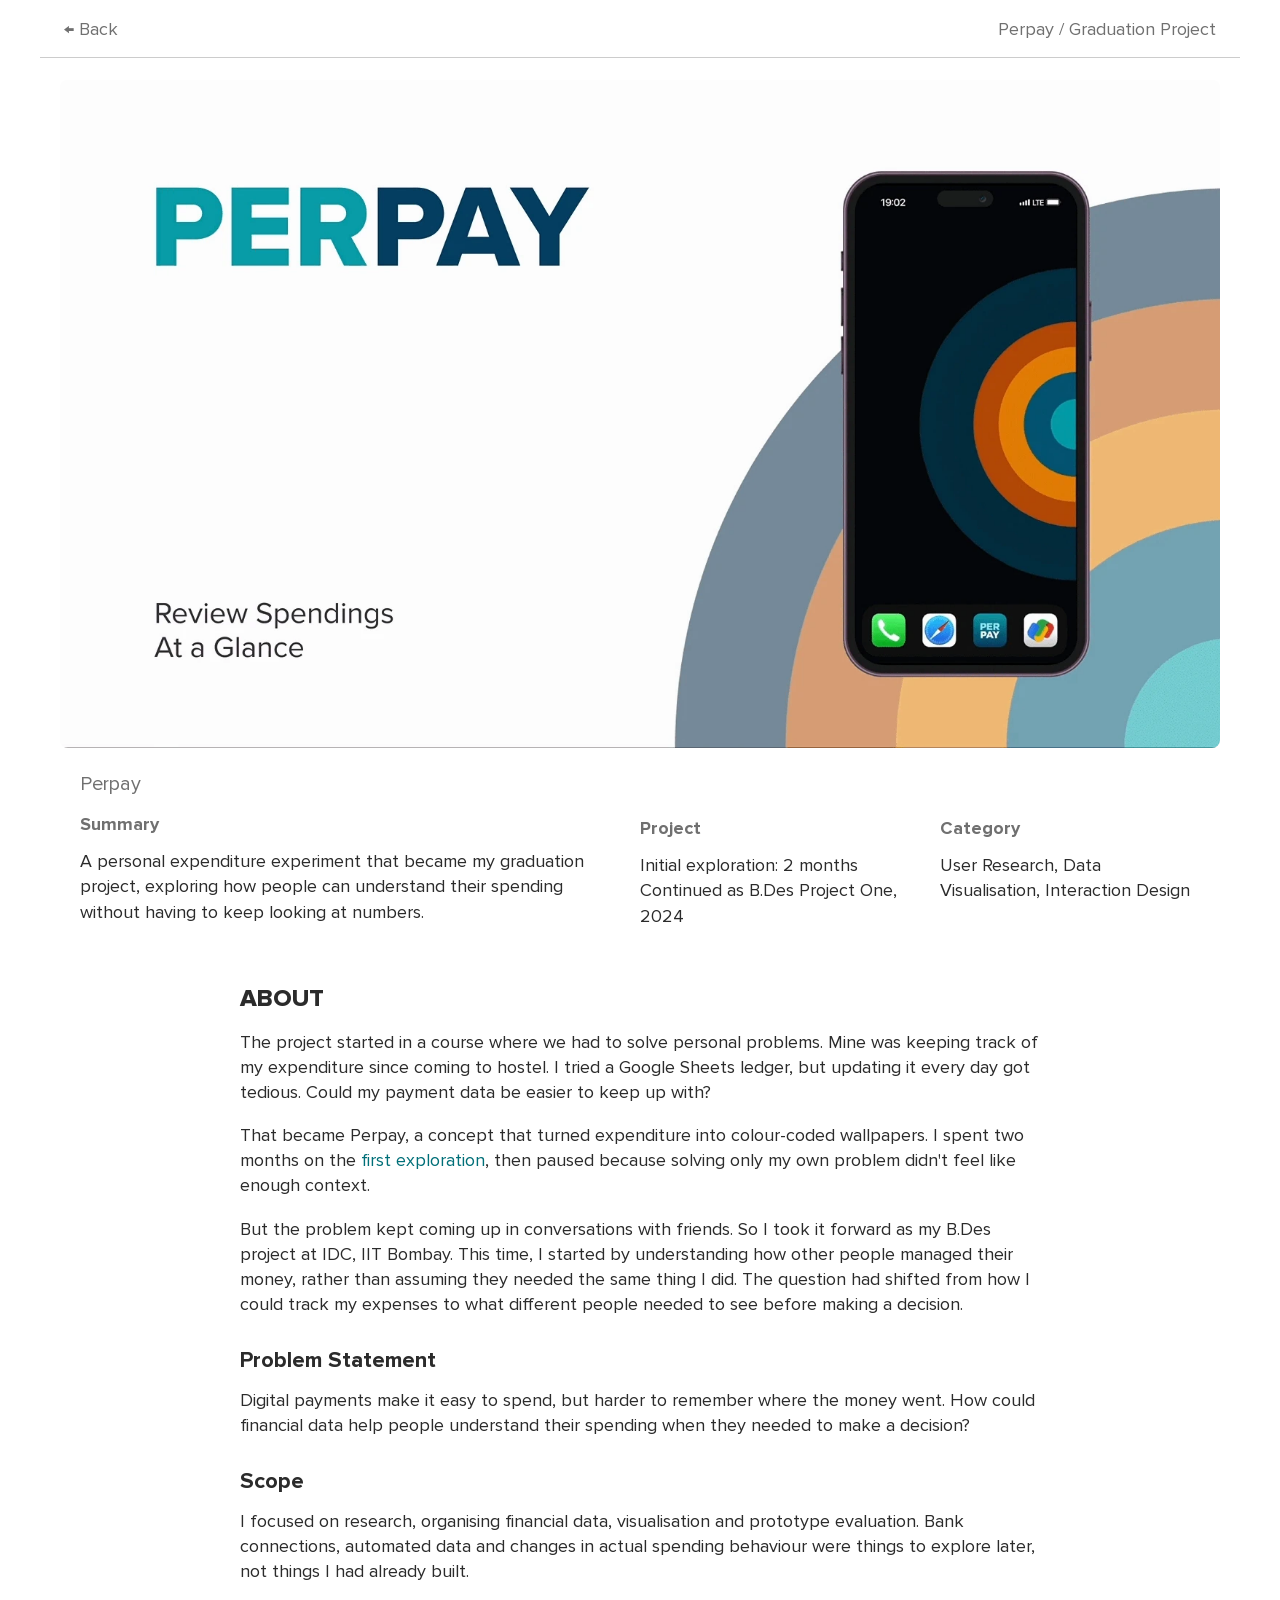
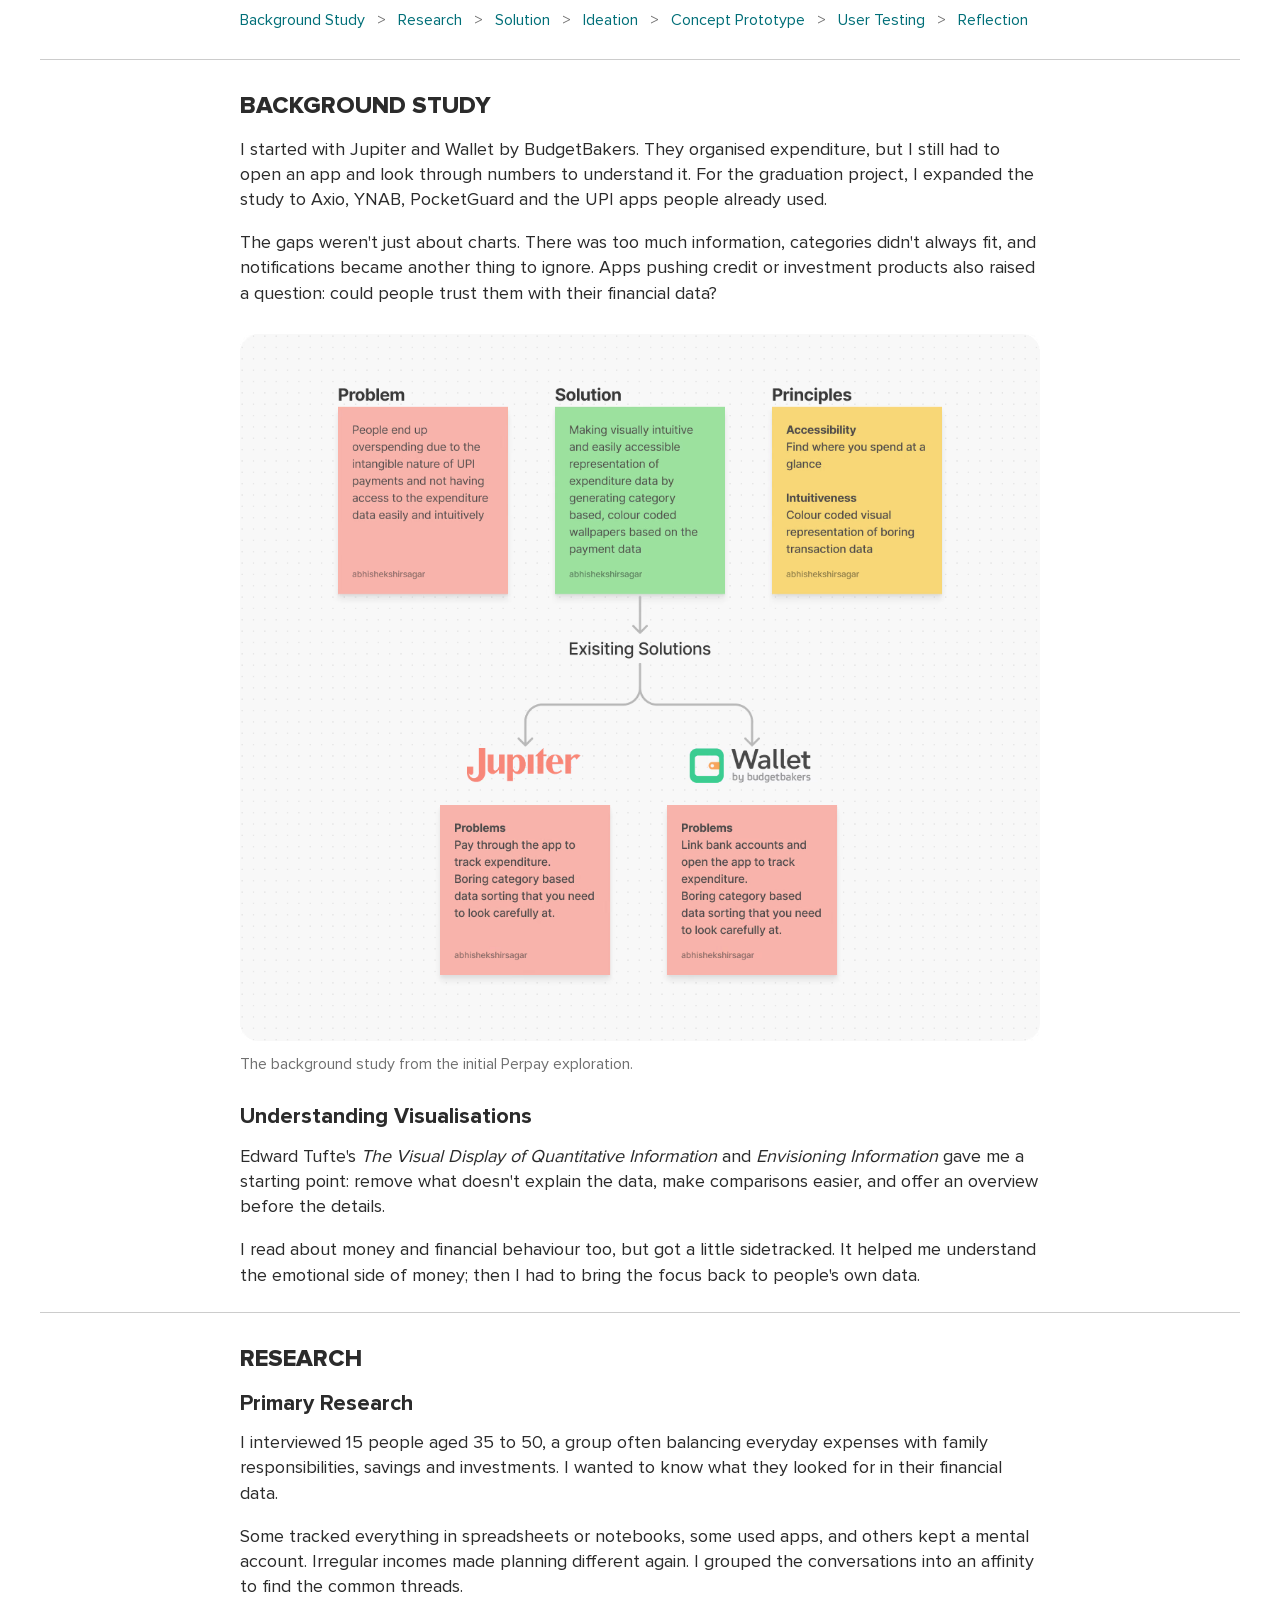
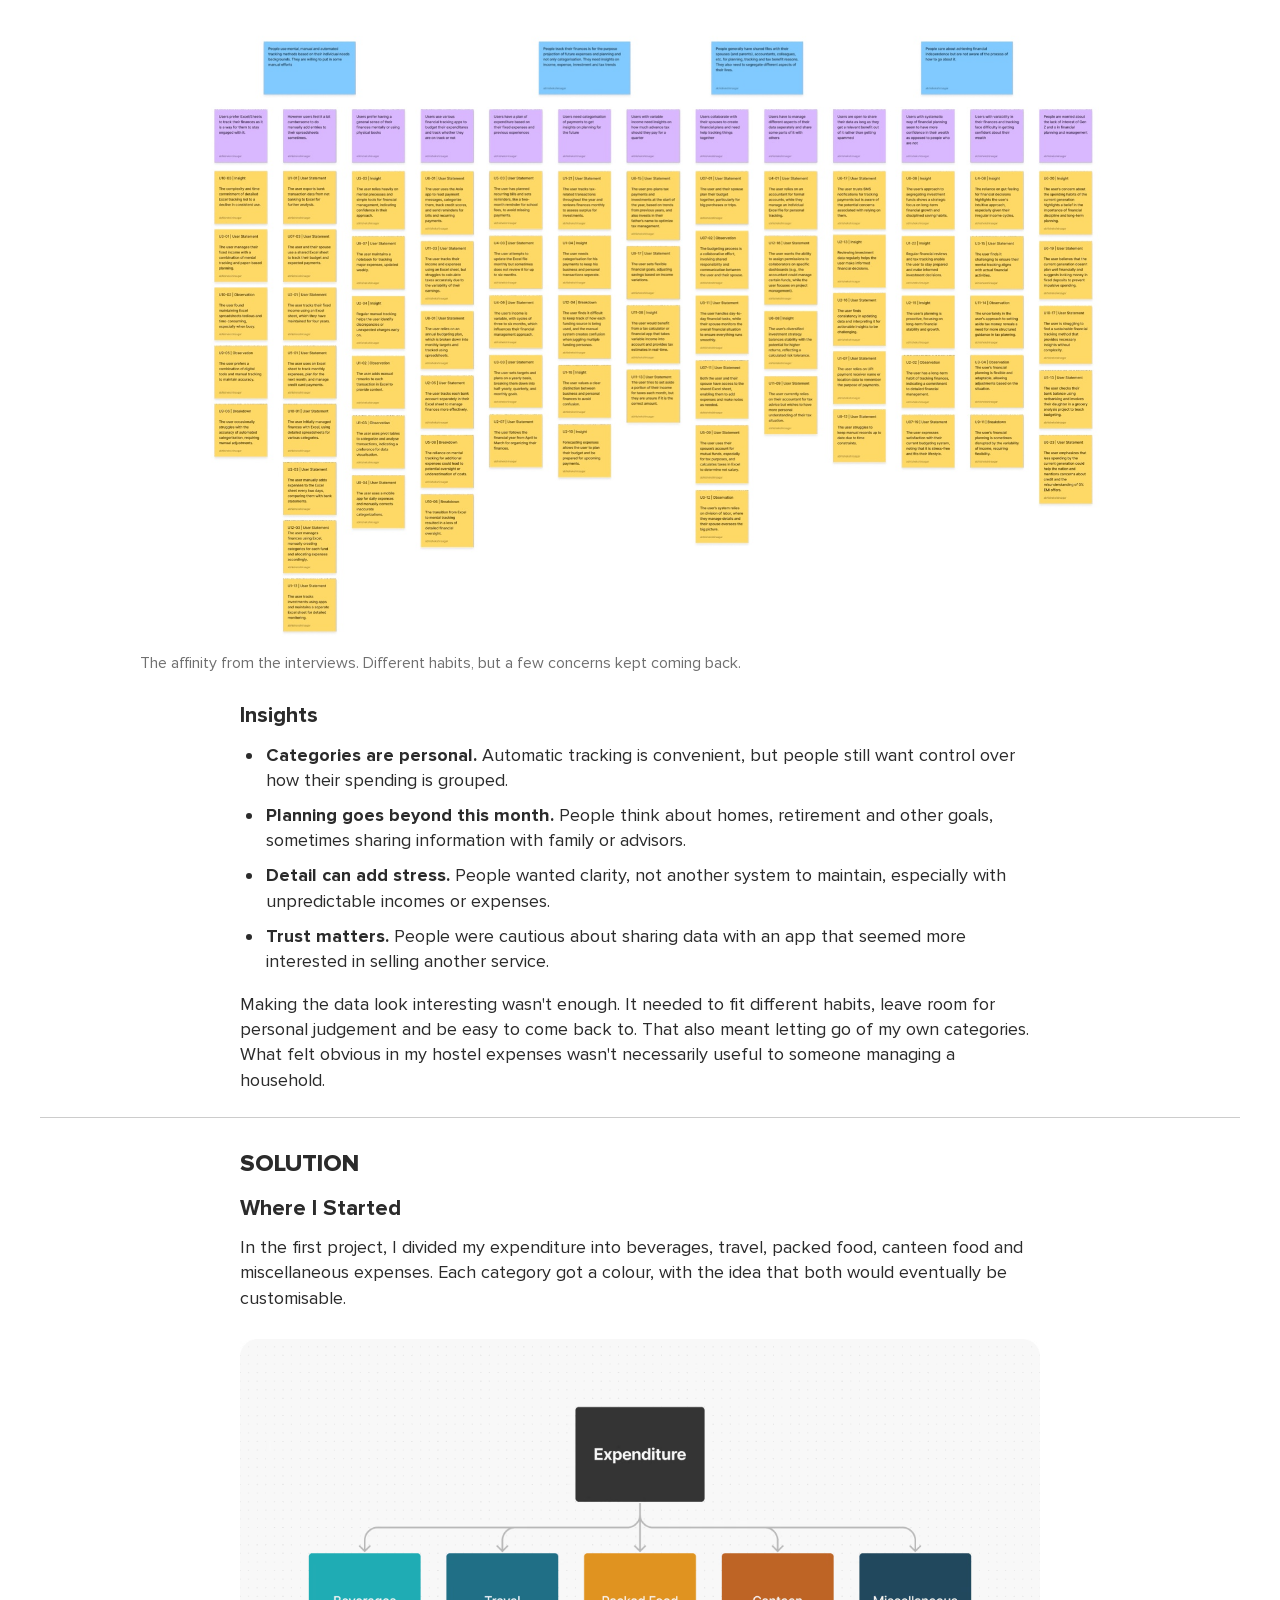
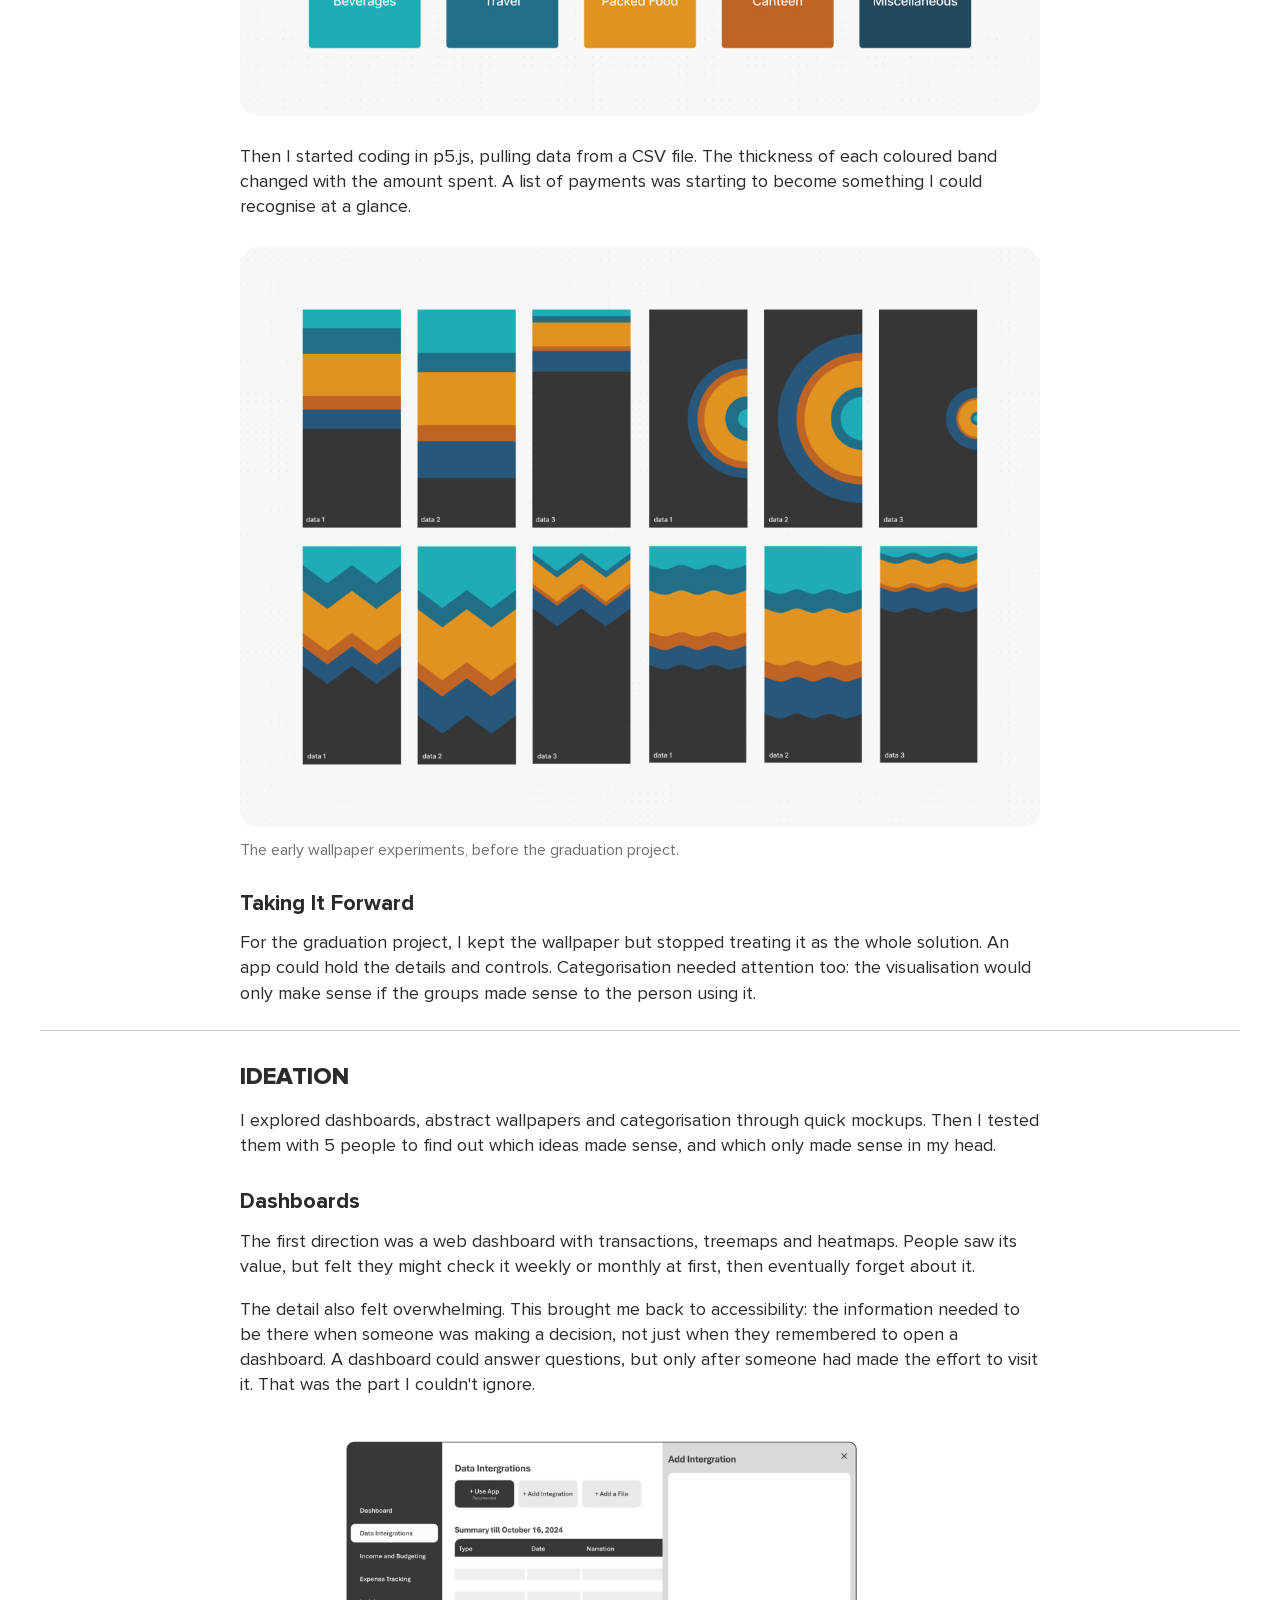
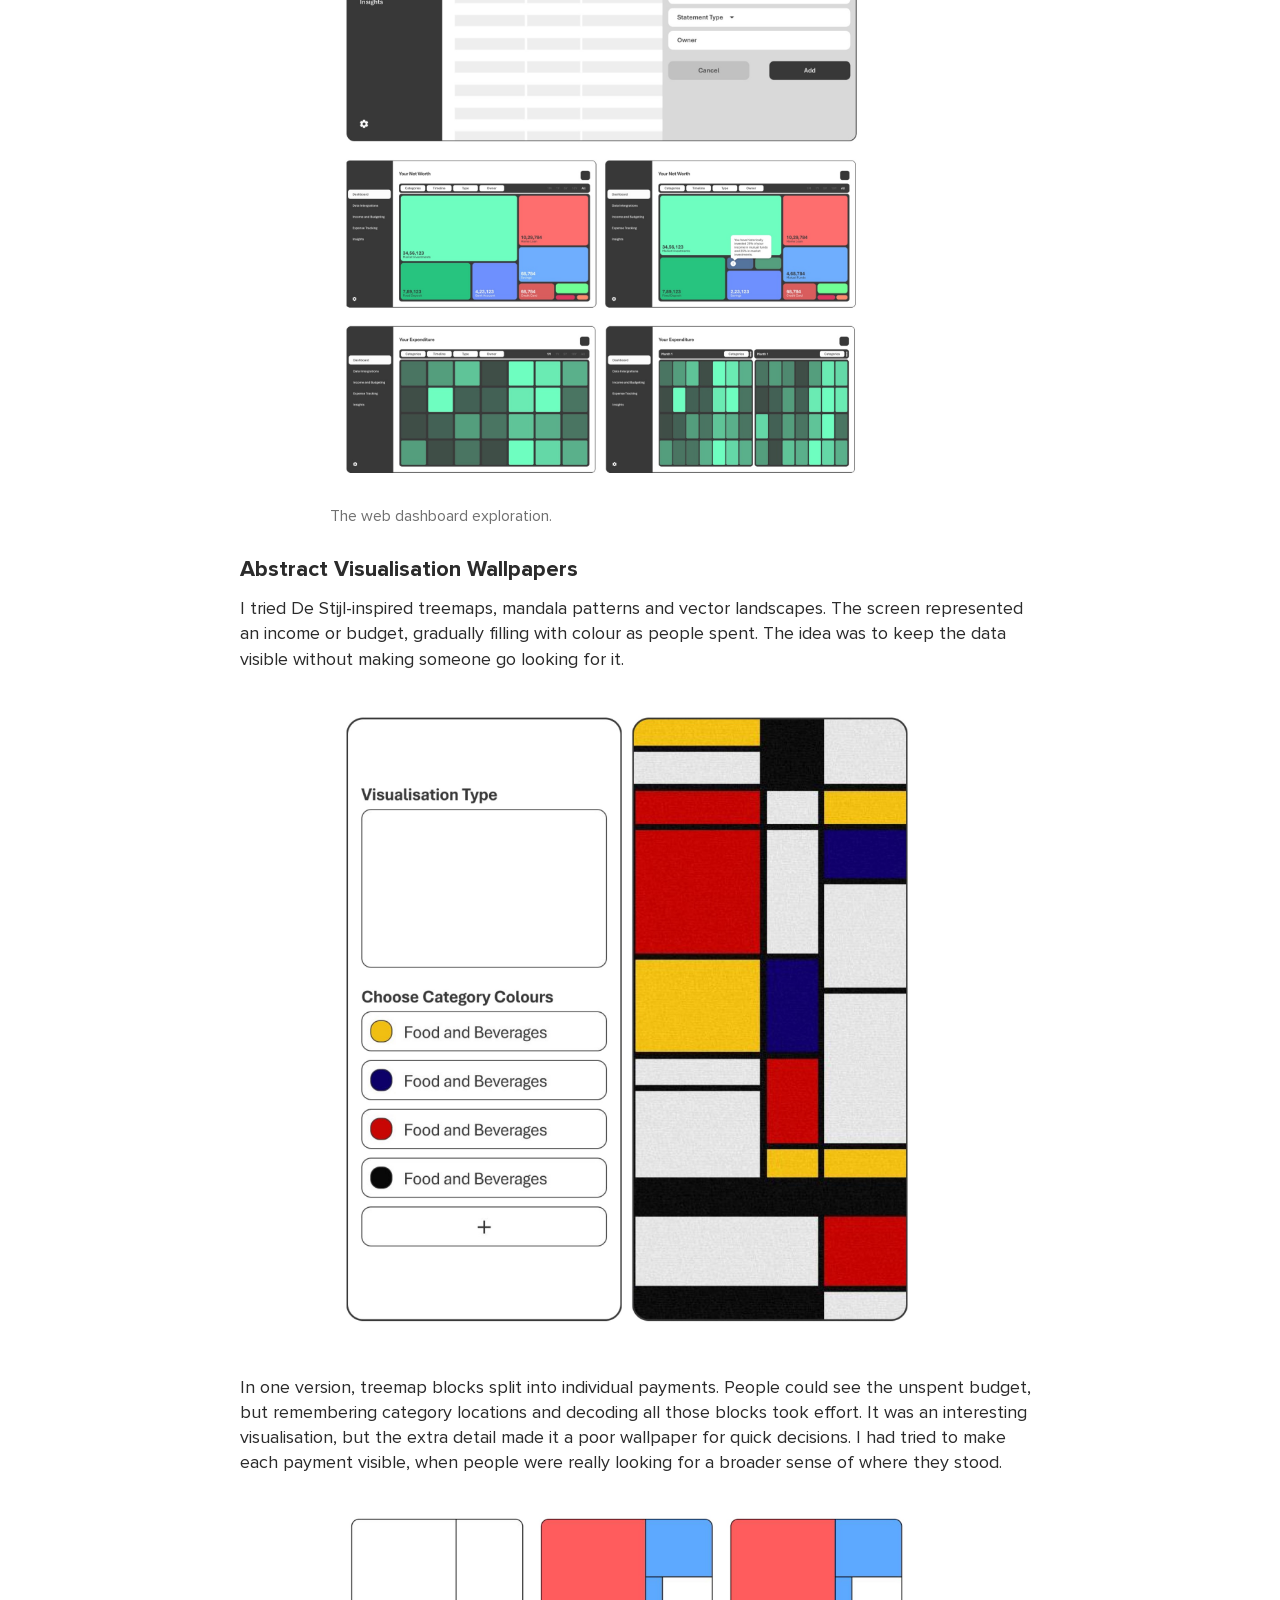
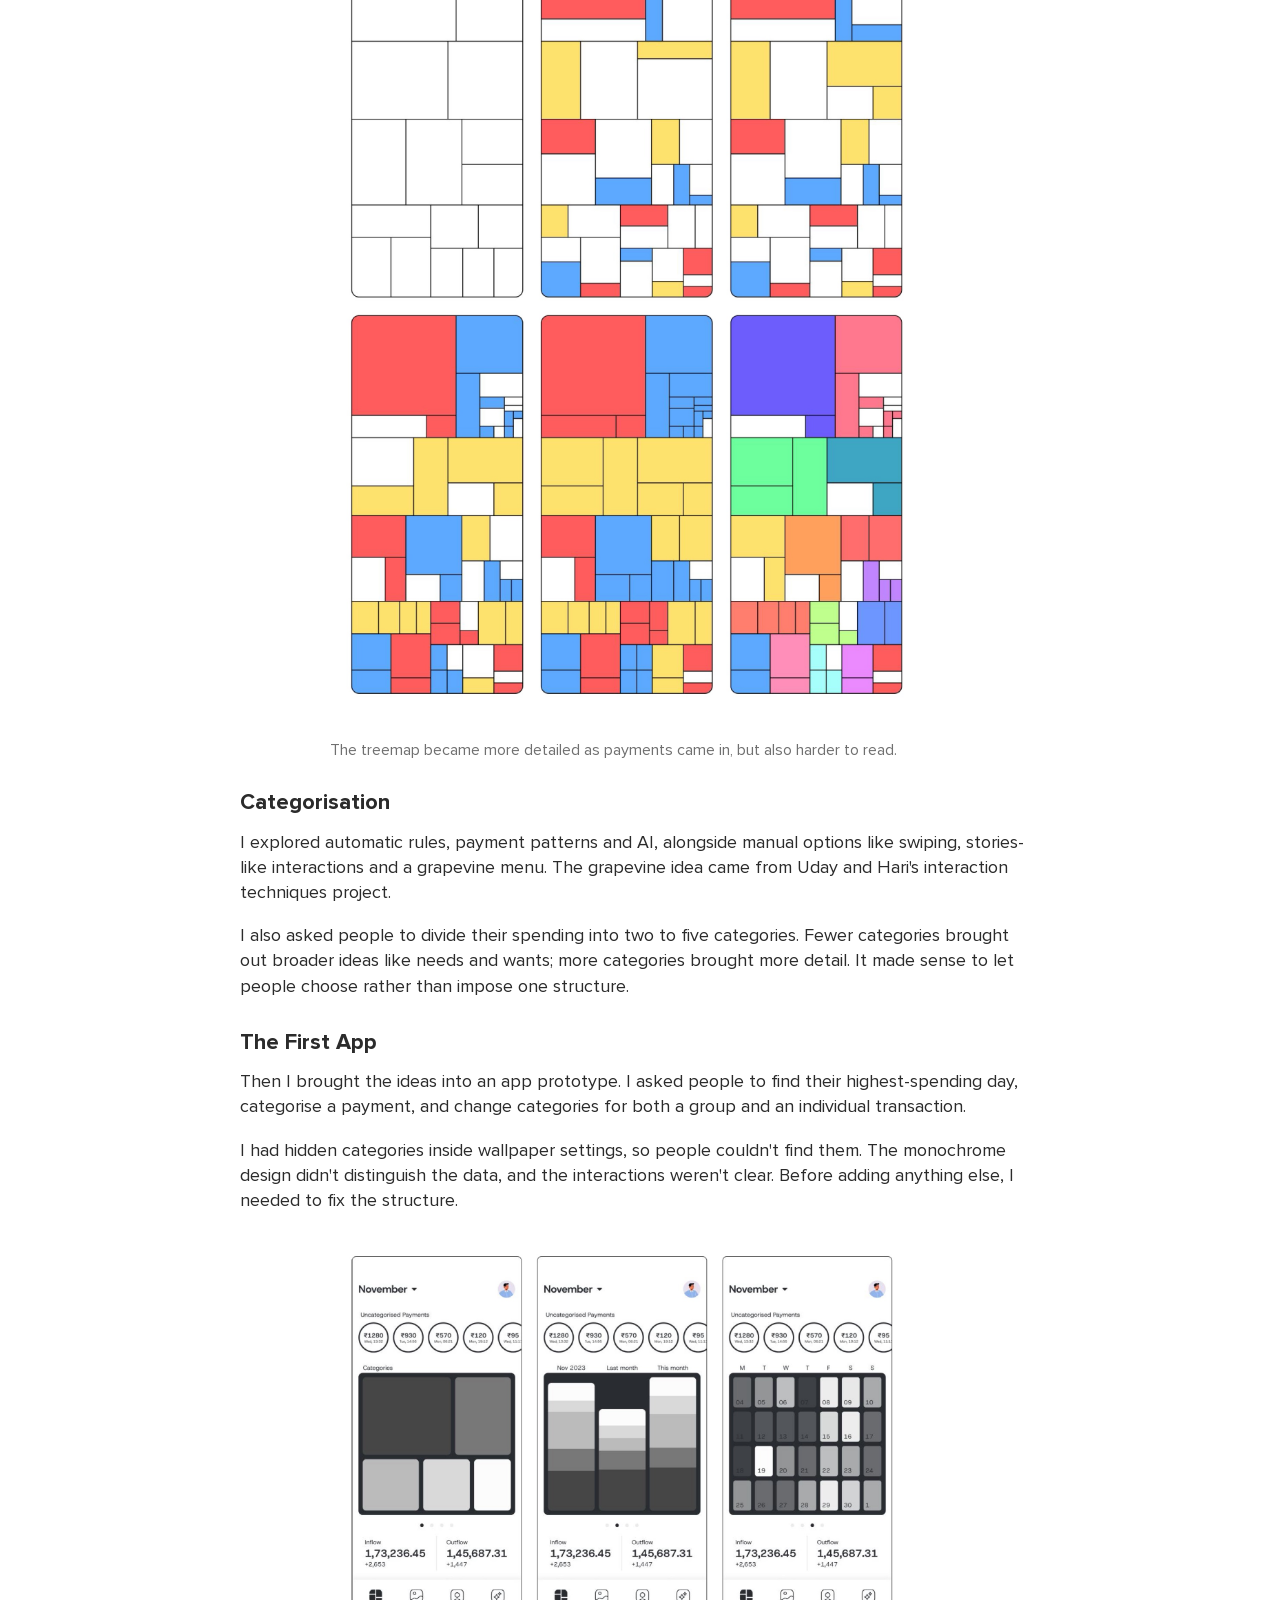
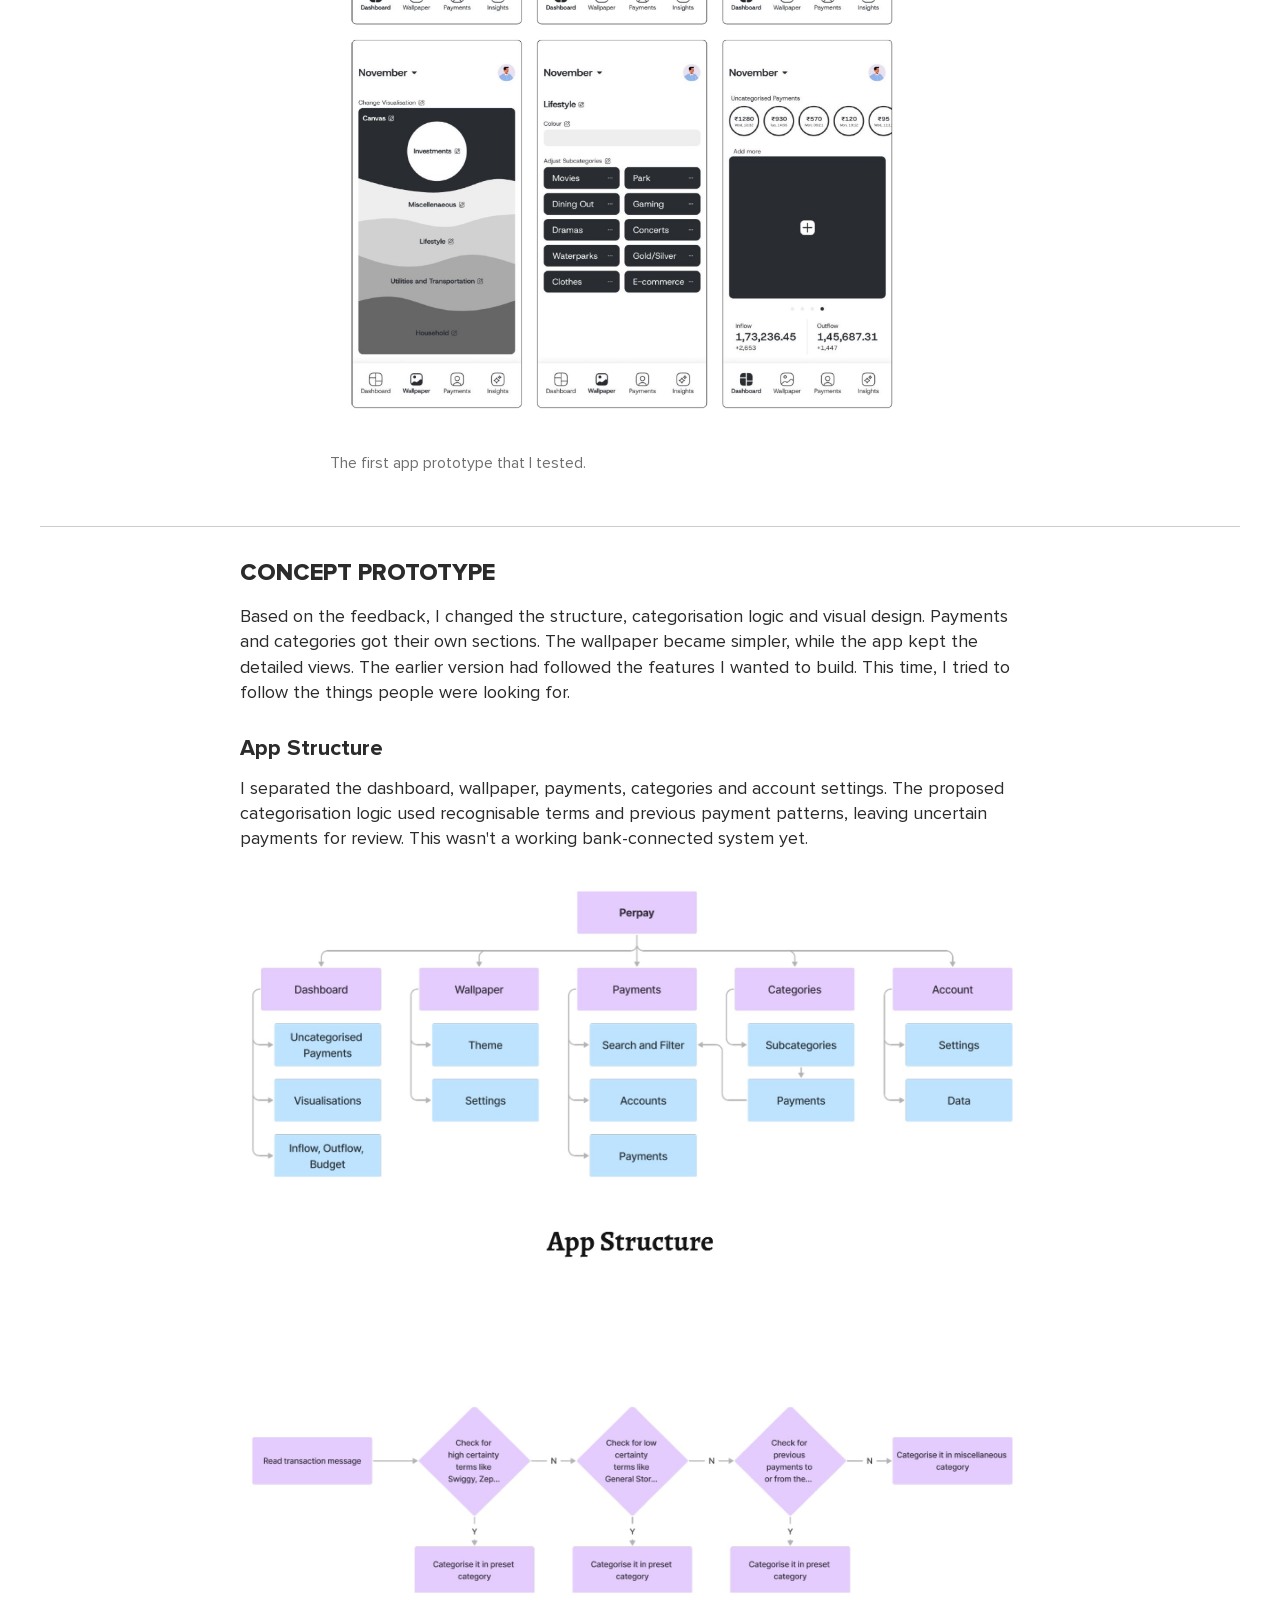
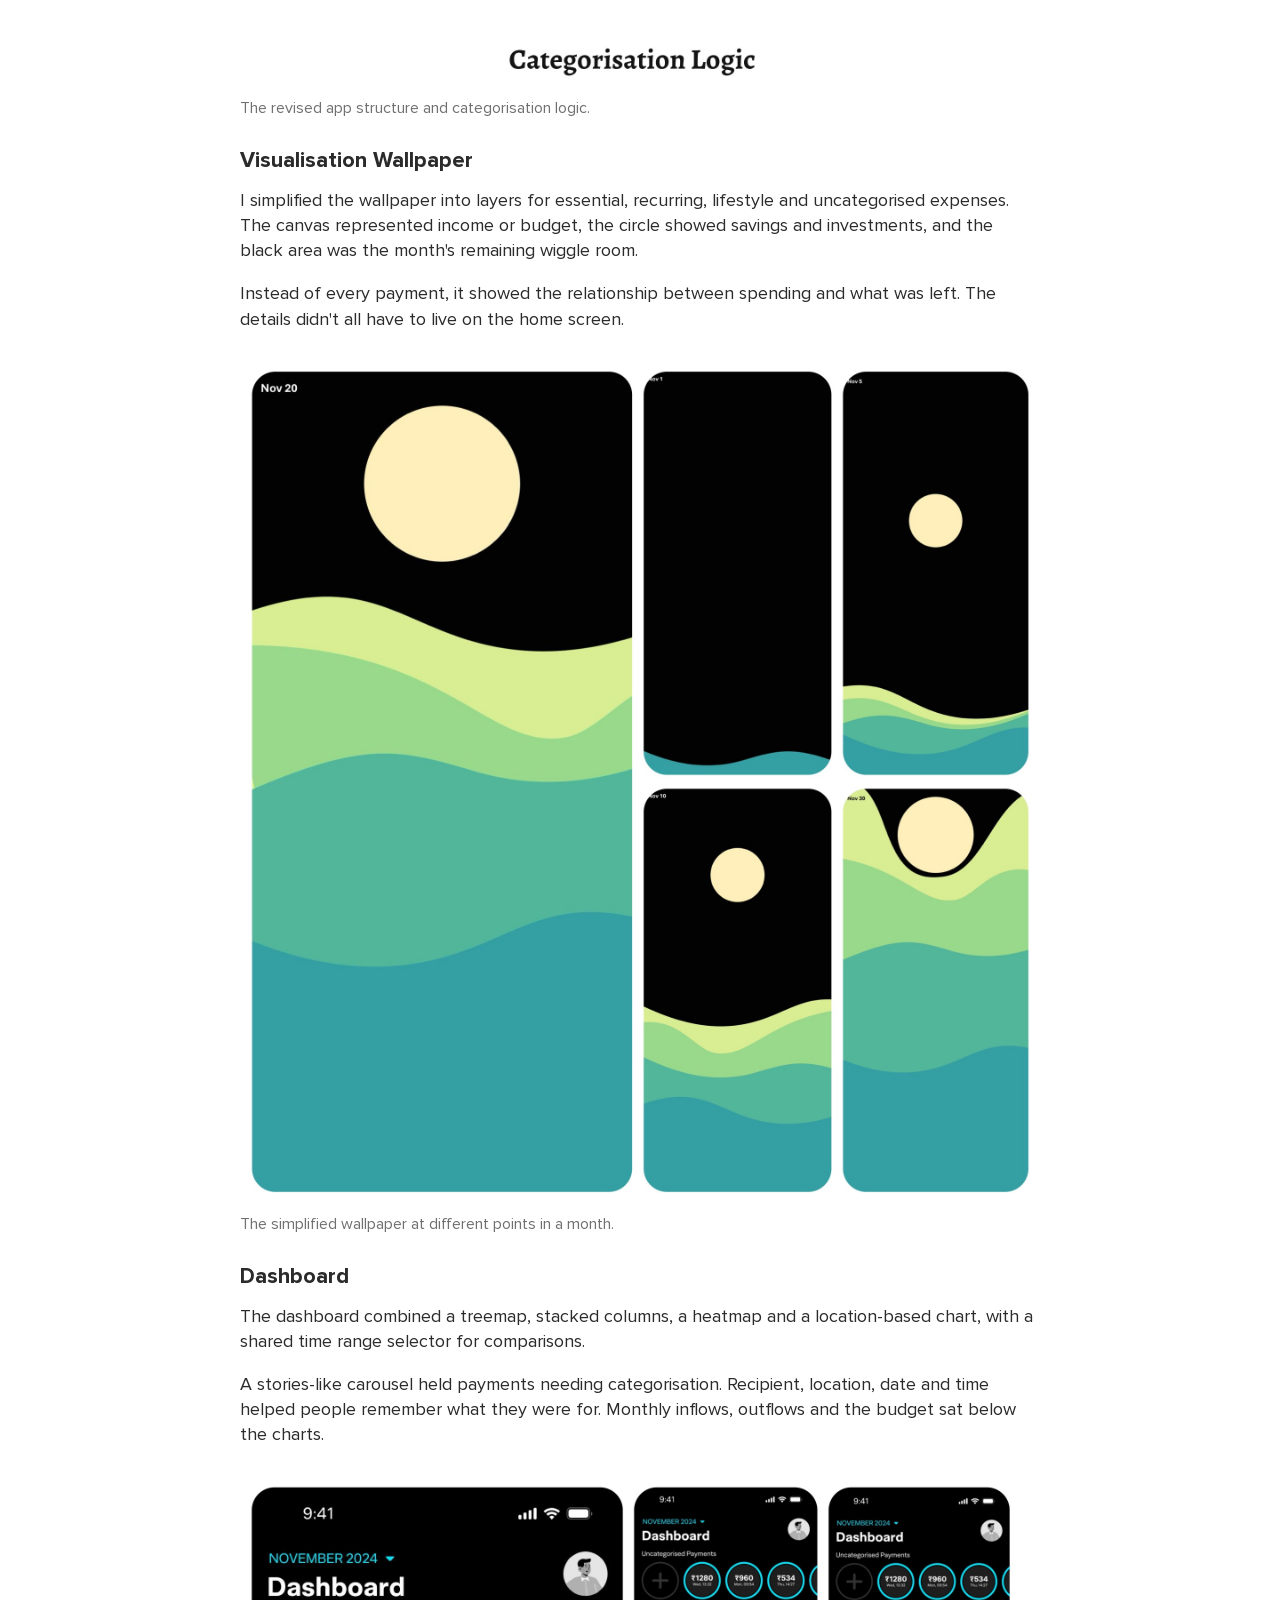
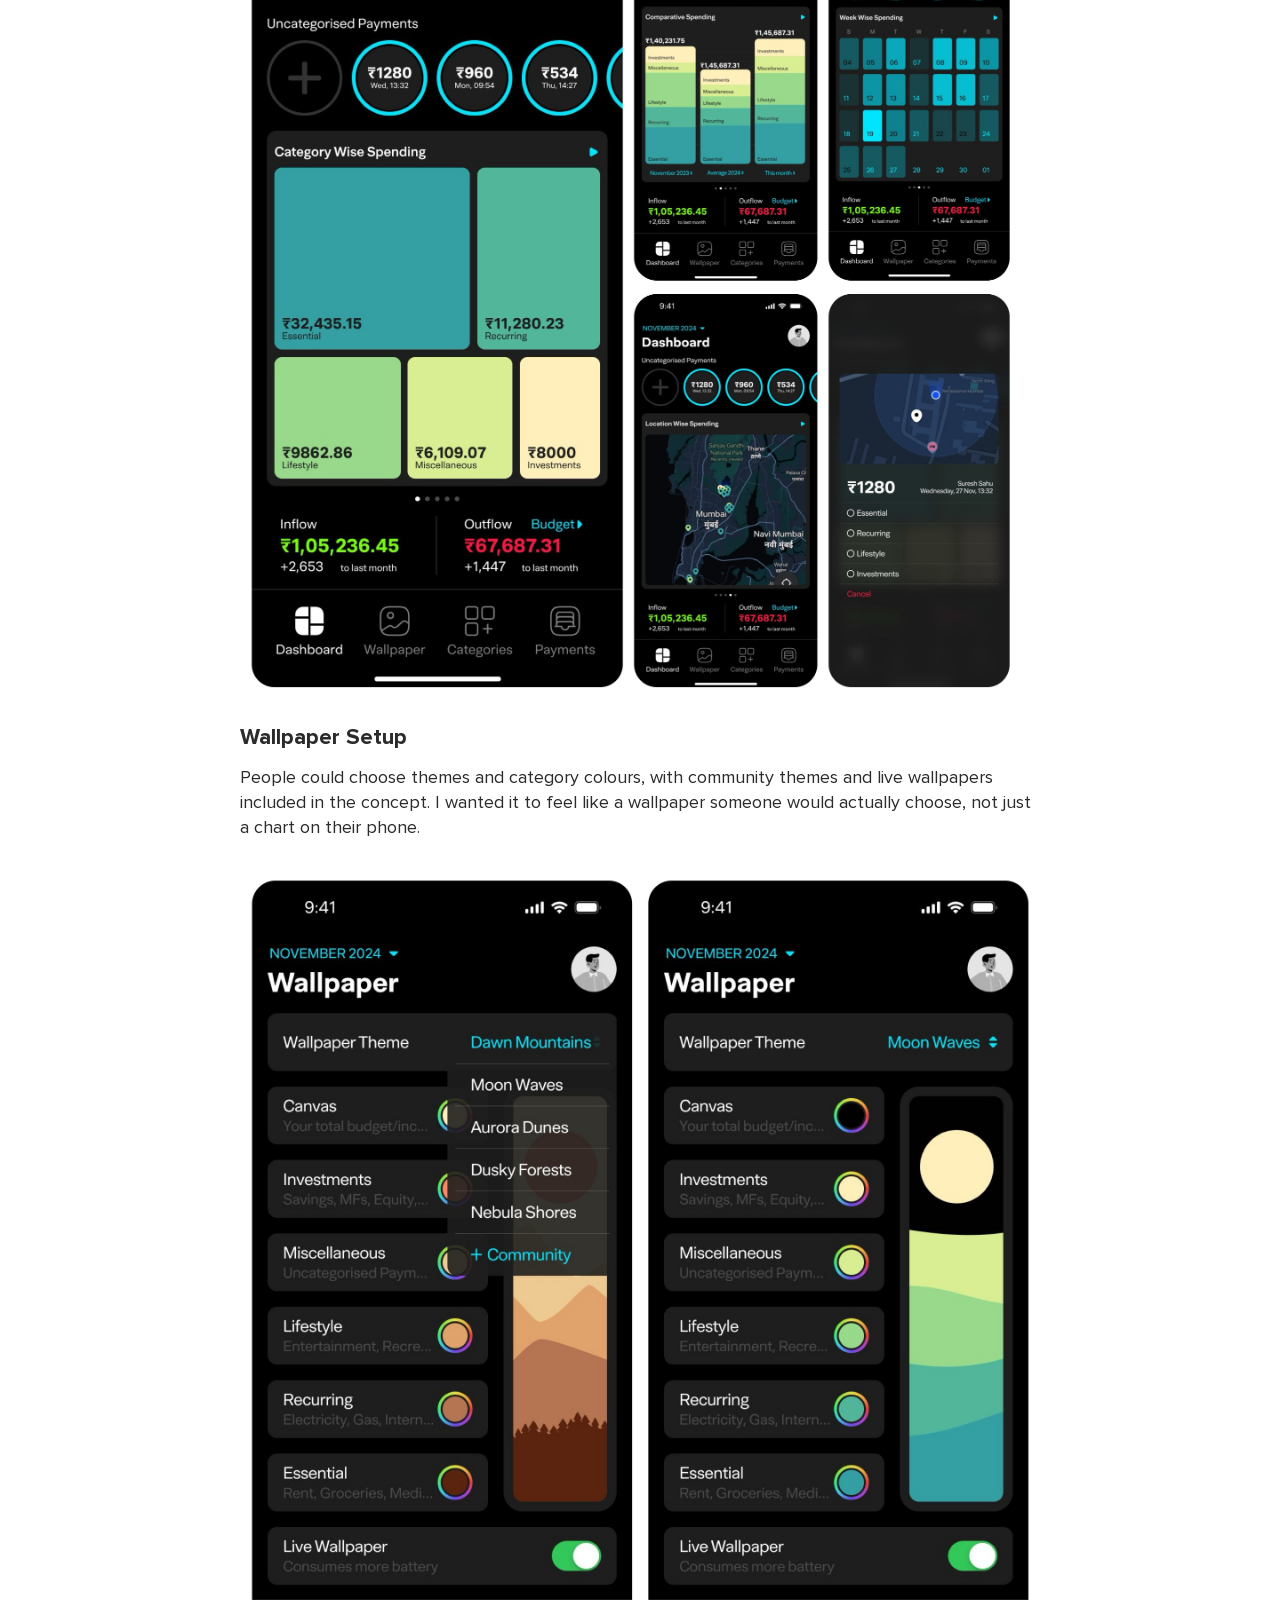
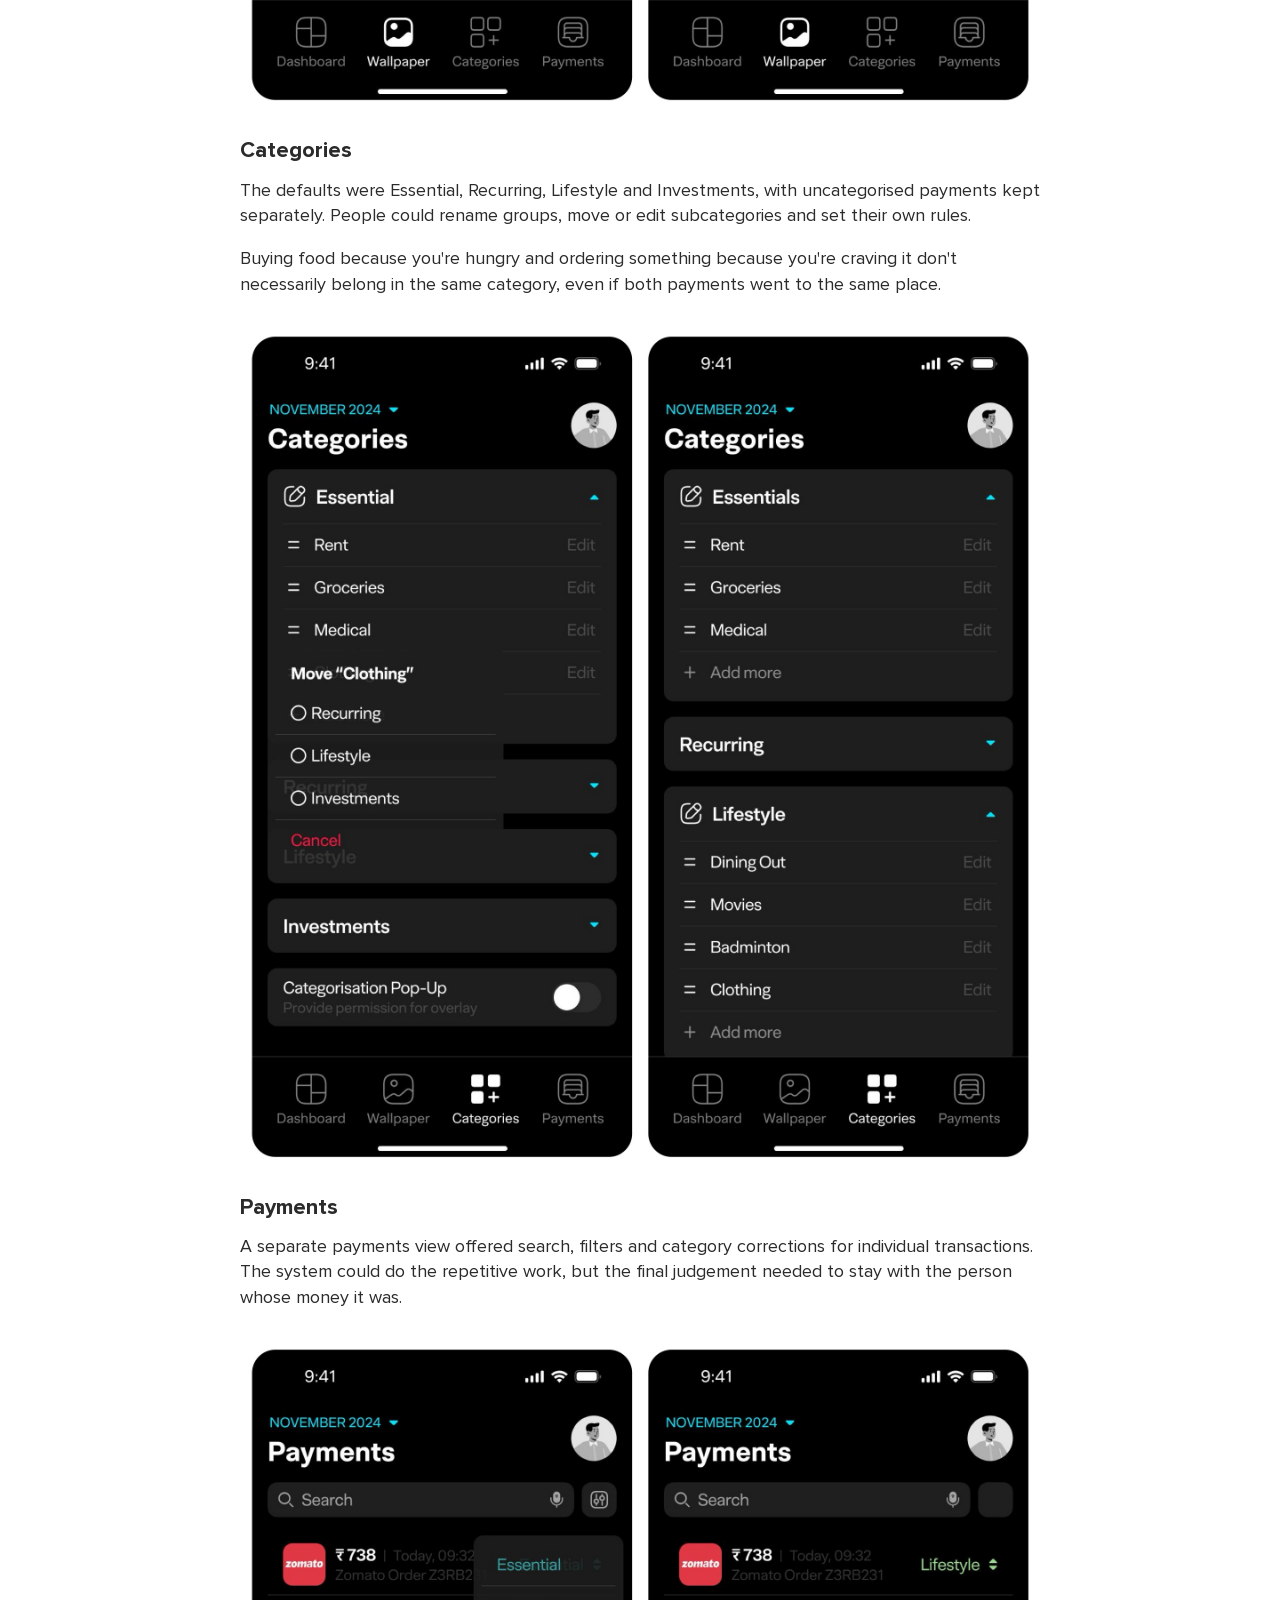
<file: perpay-graduation/index.html>
<!DOCTYPE html>
<html lang="en">
<head>
  <meta charset="UTF-8" />
  <meta name="viewport" content="width=device-width, initial-scale=1.0" />
  <title>Perpay - Graduation Project | Abhishek Kshirsagar</title>
  <meta name="description" content="How a personal expenditure wallpaper experiment grew into a B.Des project exploring financial data visualisations, categorisation and everyday financial awareness." />
  <link rel="icon" href="../assets/framerusercontent.com/images/FS86fqNeCy5LxZFNzqiPPjnNDE.png" />
  <link rel="stylesheet" href="case-study.css" />
</head>
<body class="proj-page">
  <a class="skip-link" href="#about">Skip to case study</a>
  <header class="proj-topbar">
    <div class="proj-topbar-inner">
      <a class="proj-back" href="../">&larr; Back</a>
      <span class="proj-name-bar">Perpay / Graduation Project</span>
    </div>
  </header>

  <main class="proj">
    <div class="proj-hero">
      <div class="proj-hero-image">
        <img src="../assets/framerusercontent.com/images/IoyysgxciRY4Zt9fkT2Wc0U0x8.gif" alt="Perpay: review spending at a glance through colour-coded phone wallpapers" width="1200" height="691" fetchpriority="high" />
      </div>
    </div>

    <div class="proj-meta-row">
      <div class="proj-meta-col proj-meta-col-summary">
        <h1 class="proj-name-small">Perpay</h1>
        <p class="proj-meta-label">Summary</p>
        <p>A personal expenditure experiment that became my graduation project, exploring how people can understand their spending without having to keep looking at numbers.</p>
      </div>
      <div class="proj-meta-col">
        <p class="proj-meta-label">Project</p>
        <p>Initial exploration: 2 months<br />Continued as B.Des Project One, 2024</p>
      </div>
      <div class="proj-meta-col">
        <p class="proj-meta-label">Category</p>
        <p>User Research, Data Visualisation, Interaction Design</p>
      </div>
    </div>

    <article class="proj-body">
      <section id="about">
        <h2 class="proj-section">ABOUT</h2>
        <div class="proj-content">
          <p>The project started in a course where we had to solve personal problems. Mine was keeping track of my expenditure since coming to hostel. I tried a Google Sheets ledger, but updating it every day got tedious. Could my payment data be easier to keep up with?</p>
          <p>That became Perpay, a concept that turned expenditure into colour-coded wallpapers. I spent two months on the <a href="../perpay/">first exploration</a>, then paused because solving only my own problem didn't feel like enough context.</p>
          <p>But the problem kept coming up in conversations with friends. So I took it forward as my B.Des project at IDC, IIT Bombay. This time, I started by understanding how other people managed their money, rather than assuming they needed the same thing I did. The question had shifted from how I could track my expenses to what different people needed to see before making a decision.</p>
          <h3 class="proj-subsection">Problem Statement</h3>
          <p>Digital payments make it easy to spend, but harder to remember where the money went. How could financial data help people understand their spending when they needed to make a decision?</p>
          <h3 class="proj-subsection">Scope</h3>
          <p>I focused on research, organising financial data, visualisation and prototype evaluation. Bank connections, automated data and changes in actual spending behaviour were things to explore later, not things I had already built.</p>
        </div>
      </section>

      <nav class="proj-process" aria-label="Case study sections">
        <a href="#background-study">Background Study</a><span aria-hidden="true">&gt;</span>
        <a href="#research">Research</a><span aria-hidden="true">&gt;</span>
        <a href="#solution">Solution</a><span aria-hidden="true">&gt;</span>
        <a href="#ideation">Ideation</a><span aria-hidden="true">&gt;</span>
        <a href="#concept-prototype">Concept Prototype</a><span aria-hidden="true">&gt;</span>
        <a href="#user-testing">User Testing</a><span aria-hidden="true">&gt;</span>
        <a href="#reflection">Reflection</a>
      </nav>

      <section id="background-study">
        <h2 class="proj-section">BACKGROUND STUDY</h2>
        <div class="proj-content">
          <p>I started with Jupiter and Wallet by BudgetBakers. They organised expenditure, but I still had to open an app and look through numbers to understand it. For the graduation project, I expanded the study to Axio, YNAB, PocketGuard and the UPI apps people already used.</p>
          <p>The gaps weren't just about charts. There was too much information, categories didn't always fit, and notifications became another thing to ignore. Apps pushing credit or investment products also raised a question: could people trust them with their financial data?</p>
        </div>
        <figure class="proj-image-section">
          <img src="../assets/framerusercontent.com/images/8uD9MZibx17MHrqQReEUkJy04E.png" alt="The initial comparison of expenditure tracking applications" loading="lazy" />
          <figcaption>The background study from the initial Perpay exploration.</figcaption>
        </figure>
        <div class="proj-content">
          <h3 class="proj-subsection">Understanding Visualisations</h3>
          <p>Edward Tufte's <em>The Visual Display of Quantitative Information</em> and <em>Envisioning Information</em> gave me a starting point: remove what doesn't explain the data, make comparisons easier, and offer an overview before the details.</p>
          <p>I read about money and financial behaviour too, but got a little sidetracked. It helped me understand the emotional side of money; then I had to bring the focus back to people's own data.</p>
        </div>
      </section>

      <section id="research">
        <h2 class="proj-section">RESEARCH</h2>
        <div class="proj-content">
          <h3 class="proj-subsection">Primary Research</h3>
          <p>I interviewed 15 people aged 35 to 50, a group often balancing everyday expenses with family responsibilities, savings and investments. I wanted to know what they looked for in their financial data.</p>
          <p>Some tracked everything in spreadsheets or notebooks, some used apps, and others kept a mental account. Irregular incomes made planning different again. I grouped the conversations into an affinity to find the common threads.</p>
        </div>
        <figure class="proj-image-section proj-image-section-wide">
          <a href="assets/affinity-map.jpg" target="_blank" rel="noopener noreferrer" aria-label="Open the research affinity map at full size">
            <img src="assets/affinity-map.jpg" alt="Research affinity map grouping interview observations into themes around financial habits, control, planning, stress and trust" width="1800" height="1102" loading="lazy" />
          </a>
          <figcaption>The affinity from the interviews. Different habits, but a few concerns kept coming back.</figcaption>
        </figure>
        <div class="proj-content">
          <h3 class="proj-subsection">Insights</h3>
          <ul>
            <li><strong>Categories are personal.</strong> Automatic tracking is convenient, but people still want control over how their spending is grouped.</li>
            <li><strong>Planning goes beyond this month.</strong> People think about homes, retirement and other goals, sometimes sharing information with family or advisors.</li>
            <li><strong>Detail can add stress.</strong> People wanted clarity, not another system to maintain, especially with unpredictable incomes or expenses.</li>
            <li><strong>Trust matters.</strong> People were cautious about sharing data with an app that seemed more interested in selling another service.</li>
          </ul>
          <p>Making the data look interesting wasn't enough. It needed to fit different habits, leave room for personal judgement and be easy to come back to. That also meant letting go of my own categories. What felt obvious in my hostel expenses wasn't necessarily useful to someone managing a household.</p>
        </div>
      </section>

      <section id="solution">
        <h2 class="proj-section">SOLUTION</h2>
        <div class="proj-content">
          <h3 class="proj-subsection">Where I Started</h3>
          <p>In the first project, I divided my expenditure into beverages, travel, packed food, canteen food and miscellaneous expenses. Each category got a colour, with the idea that both would eventually be customisable.</p>
        </div>
        <figure class="proj-image-section">
          <img src="../assets/framerusercontent.com/images/T5Jvm6OgFvjDurKlxpFXnWl9tE0.png" alt="The original expenditure categories and their assigned colours" loading="lazy" />
        </figure>
        <div class="proj-content">
          <p>Then I started coding in p5.js, pulling data from a CSV file. The thickness of each coloured band changed with the amount spent. A list of payments was starting to become something I could recognise at a glance.</p>
        </div>
        <figure class="proj-image-section">
          <img src="../assets/framerusercontent.com/images/hZSayBTIq9YMpIHAIARsI3vww.png" alt="Early p5.js wallpaper patterns using coloured band thickness to represent expenditure" loading="lazy" />
          <figcaption>The early wallpaper experiments, before the graduation project.</figcaption>
        </figure>
        <div class="proj-content">
          <h3 class="proj-subsection">Taking It Forward</h3>
          <p>For the graduation project, I kept the wallpaper but stopped treating it as the whole solution. An app could hold the details and controls. Categorisation needed attention too: the visualisation would only make sense if the groups made sense to the person using it.</p>
        </div>
      </section>

      <section id="ideation">
        <h2 class="proj-section">IDEATION</h2>
        <div class="proj-content">
          <p>I explored dashboards, abstract wallpapers and categorisation through quick mockups. Then I tested them with 5 people to find out which ideas made sense, and which only made sense in my head.</p>
          <h3 class="proj-subsection">Dashboards</h3>
          <p>The first direction was a web dashboard with transactions, treemaps and heatmaps. People saw its value, but felt they might check it weekly or monthly at first, then eventually forget about it.</p>
          <p>The detail also felt overwhelming. This brought me back to accessibility: the information needed to be there when someone was making a decision, not just when they remembered to open a dashboard. A dashboard could answer questions, but only after someone had made the effort to visit it. That was the part I couldn't ignore.</p>
        </div>
        <figure class="proj-image-section proj-image-section-compact">
          <img src="assets/dashboard-concept.jpg" alt="Early web dashboard mockups with transaction tables, expenditure treemaps and heatmaps" width="1800" height="1938" loading="lazy" />
          <figcaption>The web dashboard exploration.</figcaption>
        </figure>
        <div class="proj-content">
          <h3 class="proj-subsection">Abstract Visualisation Wallpapers</h3>
          <p>I tried De Stijl-inspired treemaps, mandala patterns and vector landscapes. The screen represented an income or budget, gradually filling with colour as people spent. The idea was to keep the data visible without making someone go looking for it.</p>
        </div>
        <figure class="proj-image-section proj-image-section-compact">
          <img src="assets/wallpaper-explorations.jpg" alt="A De Stijl-inspired wallpaper exploration with category colour controls" width="1800" height="1878" loading="lazy" />
        </figure>
        <div class="proj-content">
          <p>In one version, treemap blocks split into individual payments. People could see the unspent budget, but remembering category locations and decoding all those blocks took effort. It was an interesting visualisation, but the extra detail made it a poor wallpaper for quick decisions. I had tried to make each payment visible, when people were really looking for a broader sense of where they stood.</p>
        </div>
        <figure class="proj-image-section proj-image-section-compact">
          <img src="assets/treemap-wallpapers.jpg" alt="Six treemap wallpaper states with increasingly fragmented expenditure blocks" width="1800" height="2390" loading="lazy" />
          <figcaption>The treemap became more detailed as payments came in, but also harder to read.</figcaption>
        </figure>
        <div class="proj-content">
          <h3 class="proj-subsection">Categorisation</h3>
          <p>I explored automatic rules, payment patterns and AI, alongside manual options like swiping, stories-like interactions and a grapevine menu. The grapevine idea came from Uday and Hari's interaction techniques project.</p>
          <p>I also asked people to divide their spending into two to five categories. Fewer categories brought out broader ideas like needs and wants; more categories brought more detail. It made sense to let people choose rather than impose one structure.</p>
          <h3 class="proj-subsection">The First App</h3>
          <p>Then I brought the ideas into an app prototype. I asked people to find their highest-spending day, categorise a payment, and change categories for both a group and an individual transaction.</p>
          <p>I had hidden categories inside wallpaper settings, so people couldn't find them. The monochrome design didn't distinguish the data, and the interactions weren't clear. Before adding anything else, I needed to fix the structure.</p>
        </div>
        <figure class="proj-image-section proj-image-section-compact">
          <img src="assets/first-app.jpg" alt="The first monochrome mobile prototype, with categories nested under wallpaper settings" width="1800" height="2319" loading="lazy" />
          <figcaption>The first app prototype that I tested.</figcaption>
        </figure>
      </section>

      <section id="concept-prototype">
        <h2 class="proj-section">CONCEPT PROTOTYPE</h2>
        <div class="proj-content">
          <p>Based on the feedback, I changed the structure, categorisation logic and visual design. Payments and categories got their own sections. The wallpaper became simpler, while the app kept the detailed views. The earlier version had followed the features I wanted to build. This time, I tried to follow the things people were looking for.</p>
          <h3 class="proj-subsection">App Structure</h3>
          <p>I separated the dashboard, wallpaper, payments, categories and account settings. The proposed categorisation logic used recognisable terms and previous payment patterns, leaving uncertain payments for review. This wasn't a working bank-connected system yet.</p>
        </div>
        <figure class="proj-image-section">
          <a href="assets/app-structure.jpg" target="_blank" rel="noopener noreferrer" aria-label="Open the app structure and categorisation logic at full size">
            <img src="assets/app-structure.jpg" alt="Revised information architecture and proposed payment categorisation flow" width="1800" height="1813" loading="lazy" />
          </a>
          <figcaption>The revised app structure and categorisation logic.</figcaption>
        </figure>
        <div class="proj-content">
          <h3 class="proj-subsection">Visualisation Wallpaper</h3>
          <p>I simplified the wallpaper into layers for essential, recurring, lifestyle and uncategorised expenses. The canvas represented income or budget, the circle showed savings and investments, and the black area was the month's remaining wiggle room.</p>
          <p>Instead of every payment, it showed the relationship between spending and what was left. The details didn't all have to live on the home screen.</p>
        </div>
        <figure class="proj-image-section">
          <img src="assets/wallpaper.jpg" alt="Layered landscape wallpaper showing expenditure, a circle for savings and black space for the remaining budget at different points in the month" width="1800" height="1892" loading="lazy" />
          <figcaption>The simplified wallpaper at different points in a month.</figcaption>
        </figure>
        <div class="proj-content">
          <h3 class="proj-subsection">Dashboard</h3>
          <p>The dashboard combined a treemap, stacked columns, a heatmap and a location-based chart, with a shared time range selector for comparisons.</p>
          <p>A stories-like carousel held payments needing categorisation. Recipient, location, date and time helped people remember what they were for. Monthly inflows, outflows and the budget sat below the charts.</p>
        </div>
        <figure class="proj-image-section">
          <img src="assets/dashboard.jpg" alt="Revised mobile dashboard with uncategorised payment stories, expenditure charts and monthly inflow and outflow totals" width="1800" height="1847" loading="lazy" />
        </figure>
        <div class="proj-content">
          <h3 class="proj-subsection">Wallpaper Setup</h3>
          <p>People could choose themes and category colours, with community themes and live wallpapers included in the concept. I wanted it to feel like a wallpaper someone would actually choose, not just a chart on their phone.</p>
        </div>
        <figure class="proj-image-section">
          <img src="assets/wallpaper-setup.jpg" alt="Wallpaper setup screens with theme previews, category colour controls and a live wallpaper toggle" width="1800" height="1892" loading="lazy" />
        </figure>
        <div class="proj-content">
          <h3 class="proj-subsection">Categories</h3>
          <p>The defaults were Essential, Recurring, Lifestyle and Investments, with uncategorised payments kept separately. People could rename groups, move or edit subcategories and set their own rules.</p>
          <p>Buying food because you're hungry and ordering something because you're craving it don't necessarily belong in the same category, even if both payments went to the same place.</p>
        </div>
        <figure class="proj-image-section">
          <img src="assets/categories.jpg" alt="Category management screens showing essential, recurring, lifestyle and investment groups with editable subcategories" width="1800" height="1892" loading="lazy" />
        </figure>
        <div class="proj-content">
          <h3 class="proj-subsection">Payments</h3>
          <p>A separate payments view offered search, filters and category corrections for individual transactions. The system could do the repetitive work, but the final judgement needed to stay with the person whose money it was.</p>
        </div>
        <figure class="proj-image-section">
          <img src="assets/payments.jpg" alt="Payments screens with searchable transactions and editable category assignments" width="1800" height="1892" loading="lazy" />
        </figure>
      </section>

      <section id="user-testing">
        <h2 class="proj-section">USER TESTING</h2>
        <div class="proj-content">
          <p>I tested the revised prototype with 10 people aged 35 to 50, using the think aloud method to understand what they expected and where they got stuck.</p>
          <p>The tasks covered both the application and the visualisations:</p>
          <ol>
            <li>Find the day on which the most expenses were made.</li>
            <li>Categorise the first uncategorised payment.</li>
            <li>Move Clothing from Essential to Lifestyle.</li>
            <li>Move the latest Zomato payment from Essential to Lifestyle.</li>
            <li>Explain the series of visualisations.</li>
            <li>Match the visualisations.</li>
          </ol>
          <p>After the first two sessions, I fixed recurring navigation and categorisation problems. Later sessions were easier in some respects, but people still took time finding options and interpreting some visuals.</p>
          <h3 class="proj-subsection">What Worked and What Didn't</h3>
          <p>Nine participants changed a subcategory without a difficulty noted; one took some time. Changing an individual payment's category was harder, with some struggling to find the option despite knowing what they wanted.</p>
          <p>Nine explained the visualisation series correctly; one showed confusion. Three had minor confusion in the matching task. Understanding a visual and knowing what to do next were still different problems.</p>
          <p>This tested the interface, not whether people would spend less or build a lasting habit. That would need a working prototype and a longer study. It was encouraging that people could explain the visuals, but I couldn't treat that as proof that the original problem was solved.</p>
          <details class="proj-observations">
            <summary>Task observations</summary>
            <div class="proj-table-scroll" role="region" aria-label="Task observations for ten participants" tabindex="0">
              <table>
                <caption>Observations recorded in the project report. Task numbers follow the list above.</caption>
                <thead><tr><th scope="col">Participant</th><th scope="col">Task 1</th><th scope="col">Task 2</th><th scope="col">Task 3</th><th scope="col">Task 4</th><th scope="col">Task 5</th><th scope="col">Task 6</th></tr></thead>
                <tbody>
                  <tr><th scope="row">1</th><td>Took some time</td><td>Success</td><td>Success</td><td>Struggled to locate option</td><td>Explained correctly</td><td>Minor confusion while explaining</td></tr>
                  <tr><th scope="row">2</th><td>Success</td><td>Success, minor confusion</td><td>Took some time</td><td>Success</td><td>Explained correctly</td><td>Explained correctly</td></tr>
                  <tr><th scope="row">3</th><td>Took some time</td><td>Success</td><td>Success</td><td>Took some time</td><td>Explained correctly</td><td>Minor confusion while explaining</td></tr>
                  <tr><th scope="row">4</th><td>Success, trouble locating budget</td><td>Success</td><td>Success</td><td>Struggled with navigation</td><td>Explained correctly</td><td>Explained correctly</td></tr>
                  <tr><th scope="row">5</th><td>Took some time</td><td>Took some time</td><td>Success</td><td>Success</td><td>Explained correctly</td><td>Explained correctly</td></tr>
                  <tr><th scope="row">6</th><td>Success</td><td>Success</td><td>Success</td><td>Success</td><td>Explained correctly</td><td>Explained correctly</td></tr>
                  <tr><th scope="row">7</th><td>Success</td><td>Success</td><td>Success</td><td>Struggled to complete task</td><td>Explained correctly</td><td>Explained correctly</td></tr>
                  <tr><th scope="row">8</th><td>Success</td><td>Took some time</td><td>Success</td><td>Success</td><td>Minor confusion while explaining</td><td>Explained correctly</td></tr>
                  <tr><th scope="row">9</th><td>Took some time, initial confusion</td><td>Success</td><td>Success</td><td>Took some time</td><td>Explained correctly</td><td>Minor confusion while explaining</td></tr>
                  <tr><th scope="row">10</th><td>Success</td><td>Struggled to assign category</td><td>Success</td><td>Success</td><td>Explained correctly</td><td>Explained correctly</td></tr>
                </tbody>
              </table>
            </div>
          </details>
        </div>
      </section>

      <section id="reflection">
        <h2 class="proj-section">REFLECTION</h2>
        <div class="proj-content">
          <h3 class="proj-subsection">Feedback from the Jury</h3>
          <p>The jury asked questions the interface hadn't answered. Was this about expenses or investments? Were the target group's habits already established? What could someone actually decide after seeing these visuals?</p>
          <p>They suggested simpler navigation, more flexible categorisation and more feedback on the larger goals. Making a visual understandable wasn't the same as making it useful.</p>
          <p>I felt the system should be a guiding light, not drive people's decisions. But that left a question: was I answering their questions clearly enough for them to decide for themselves?</p>
          <h3 class="proj-subsection">Taking It Further</h3>
          <p>Next would come a working prototype and a longer study, alongside better onboarding, simpler navigation and ways to share information with family or advisors.</p>
          <p>Digital Wellbeing integration, open source and AI-assisted insights were future possibilities, not finished features. The main question remained: would having this information around help people understand their money in everyday life?</p>
        </div>
      </section>
    </article>

    <footer class="proj-colophon">
      <div class="proj-colophon-col">
        <p class="proj-meta-label">Colophon</p>
        <p>The font used in this project is Proxima Nova, designed by <a href="https://www.marksimonson.com/" target="_blank" rel="noopener noreferrer">Mark Simonson</a>.</p>
        <p>Report: <em>Exploring Financial Data Visualisations</em>, November 2024.</p>
        <p><a href="../perpay/">The original Perpay case study &rarr;</a></p>
      </div>
      <div class="proj-colophon-col">
        <p class="proj-meta-label">Project Guide</p>
        <p>Prof. Anirudha Joshi</p>
        <p class="proj-meta-label">Project</p>
        <p>B.Des Project One<br />IDC School of Design, IIT Bombay</p>
        <p class="proj-initial-credit">Initial exploration: DE231, Design, Media and Technologies, guided by Prof. Ishneet Grover.</p>
      </div>
    </footer>

    <div class="proj-footer">
      <span>Abhishek Kshirsagar</span>
      <nav class="socials" aria-label="Social links">
        <a href="mailto:kshirsagarabhishek24@gmail.com">Email</a>
        <a href="https://www.instagram.com/abhishekshirsagar/" target="_blank" rel="noopener noreferrer">Instagram</a>
        <a href="https://www.linkedin.com/in/abhishekshirsagar/" target="_blank" rel="noopener noreferrer">LinkedIn</a>
        <a href="https://www.behance.net/abhishekshirsagar" target="_blank" rel="noopener noreferrer">Behance</a>
      </nav>
    </div>
  </main>
</body>
</html>
</file>
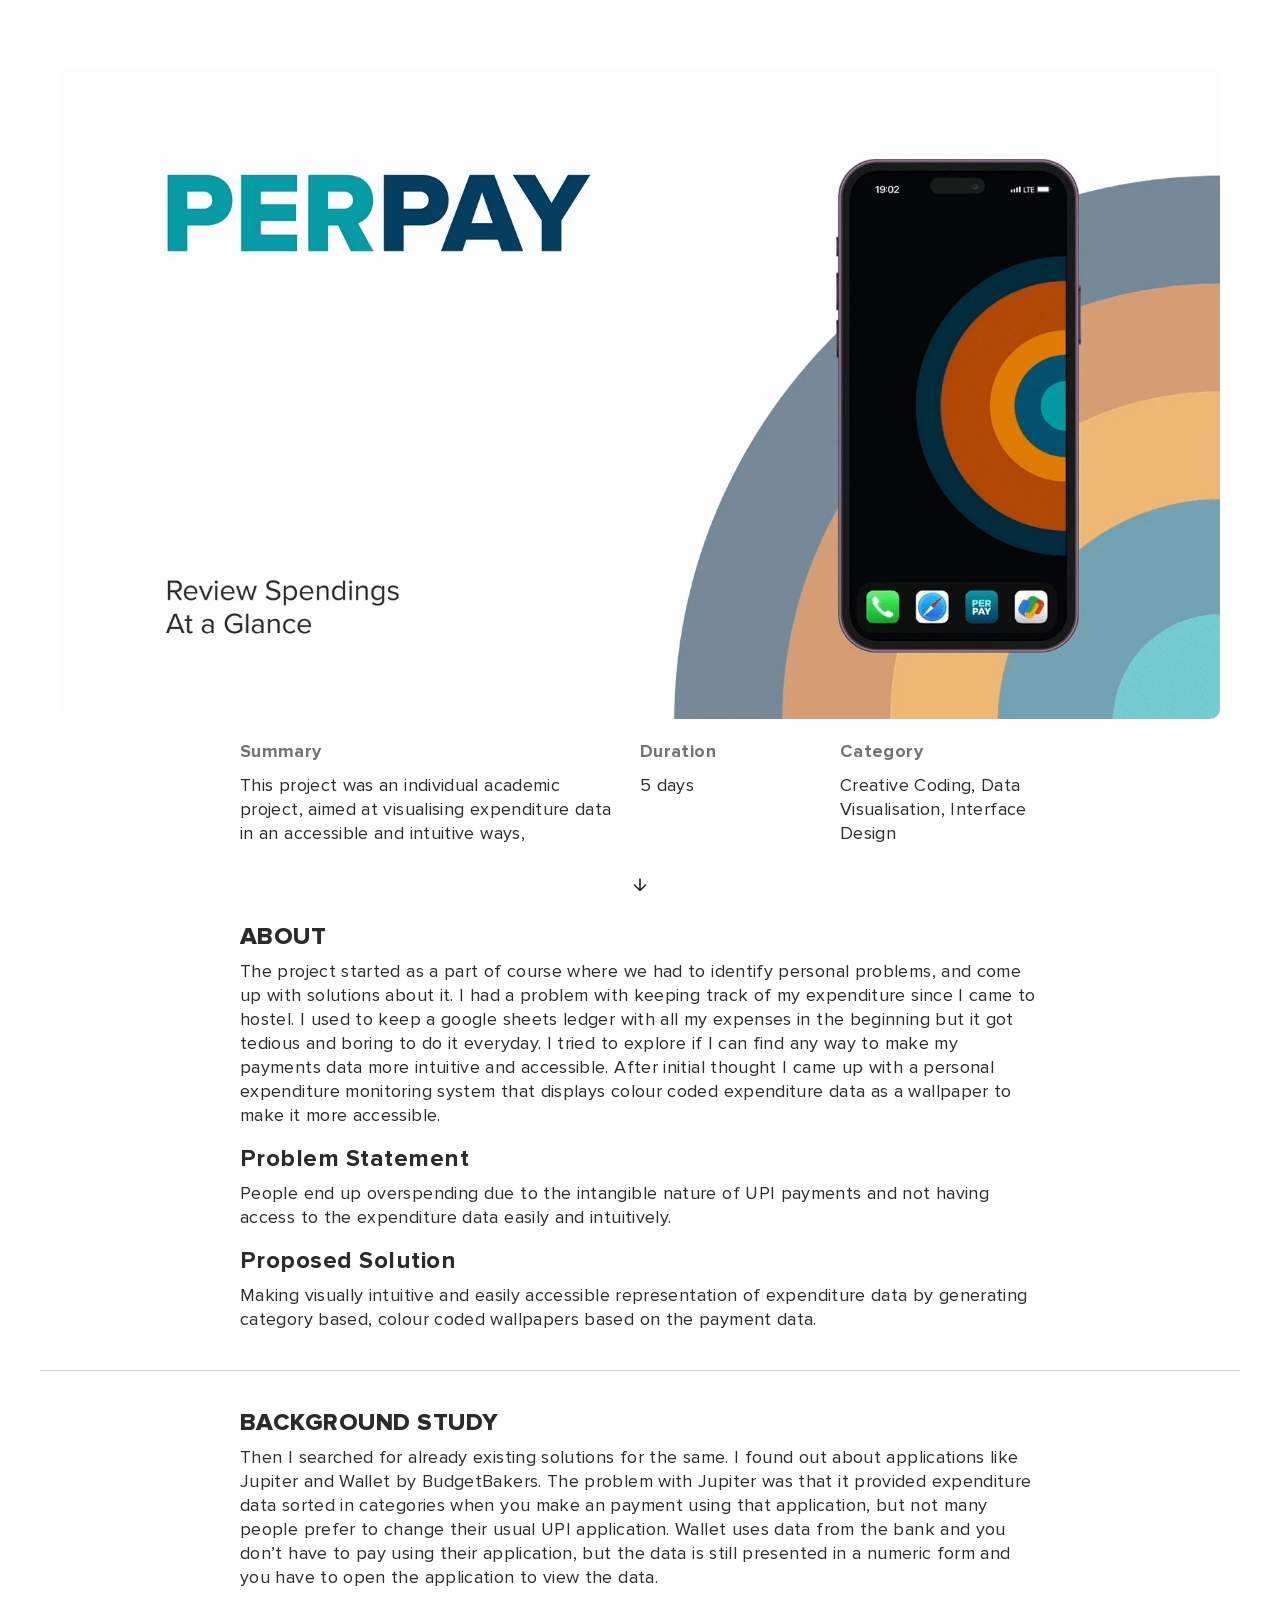
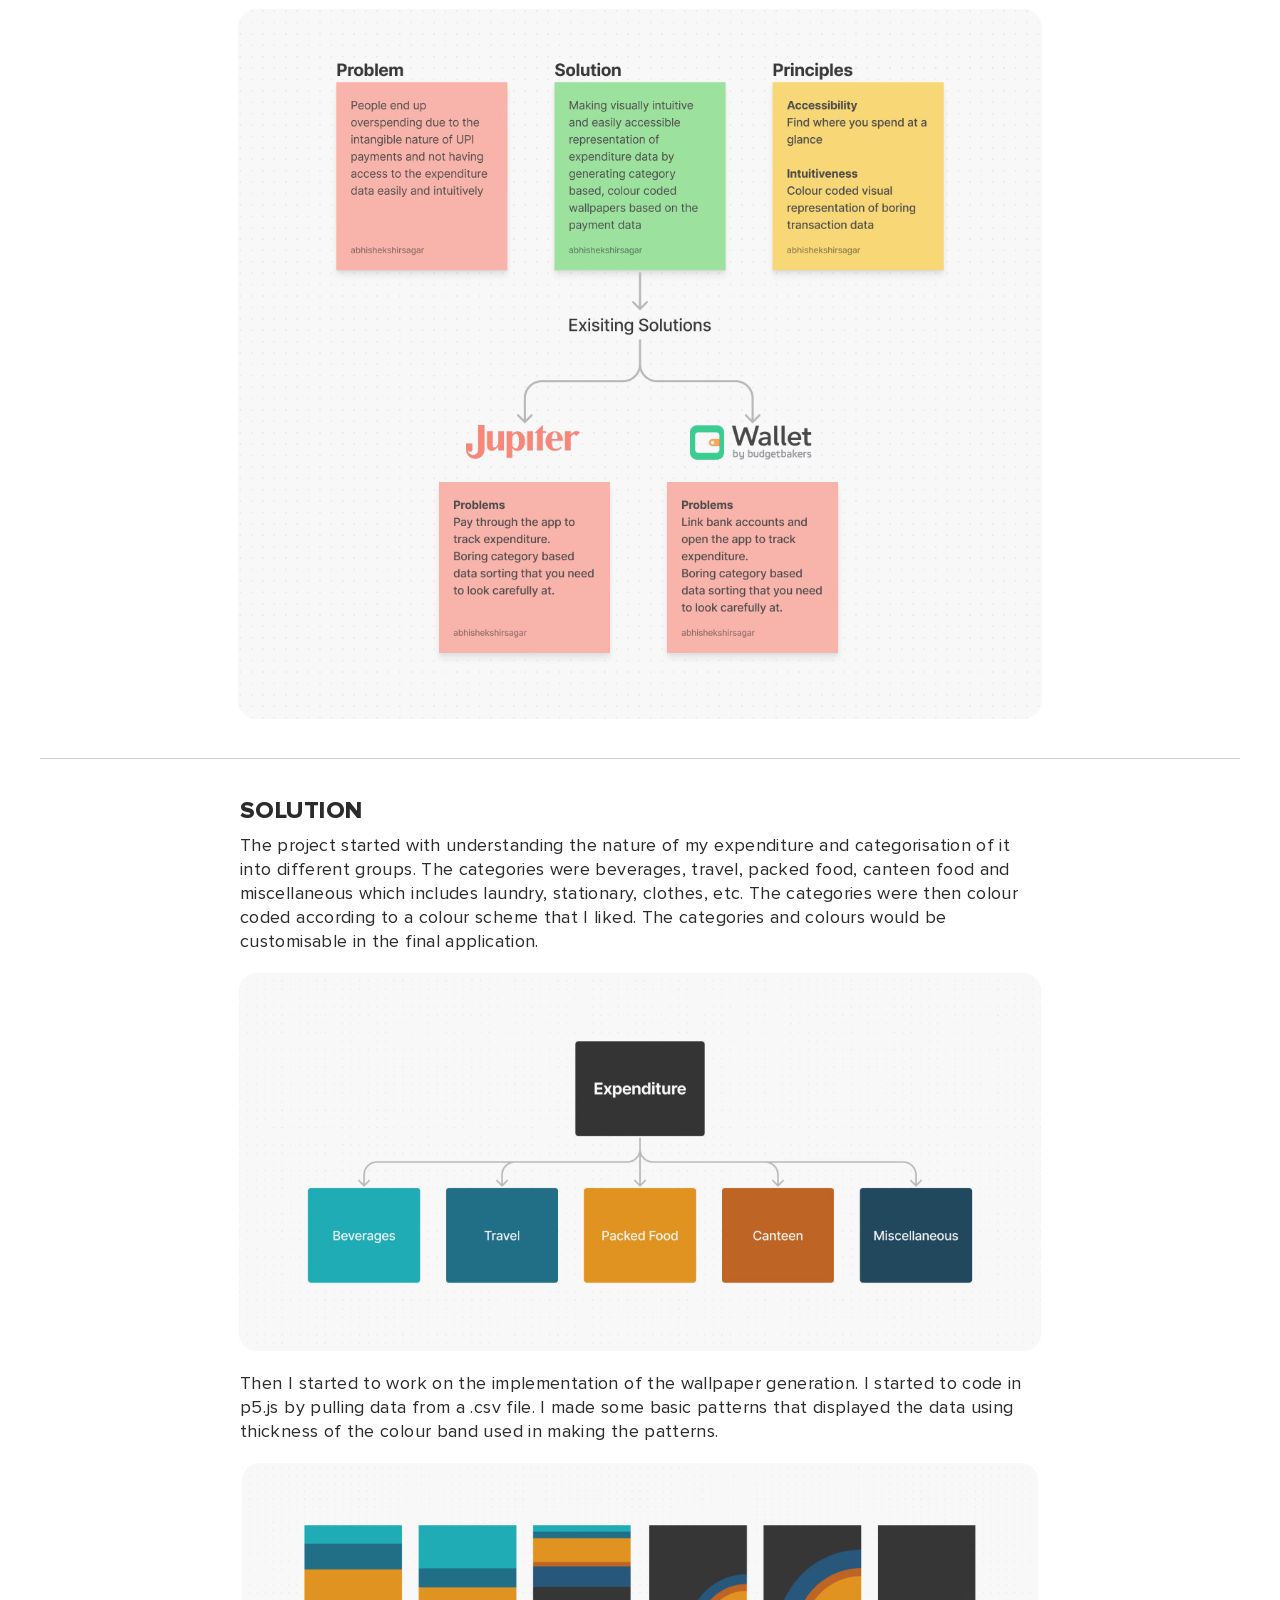
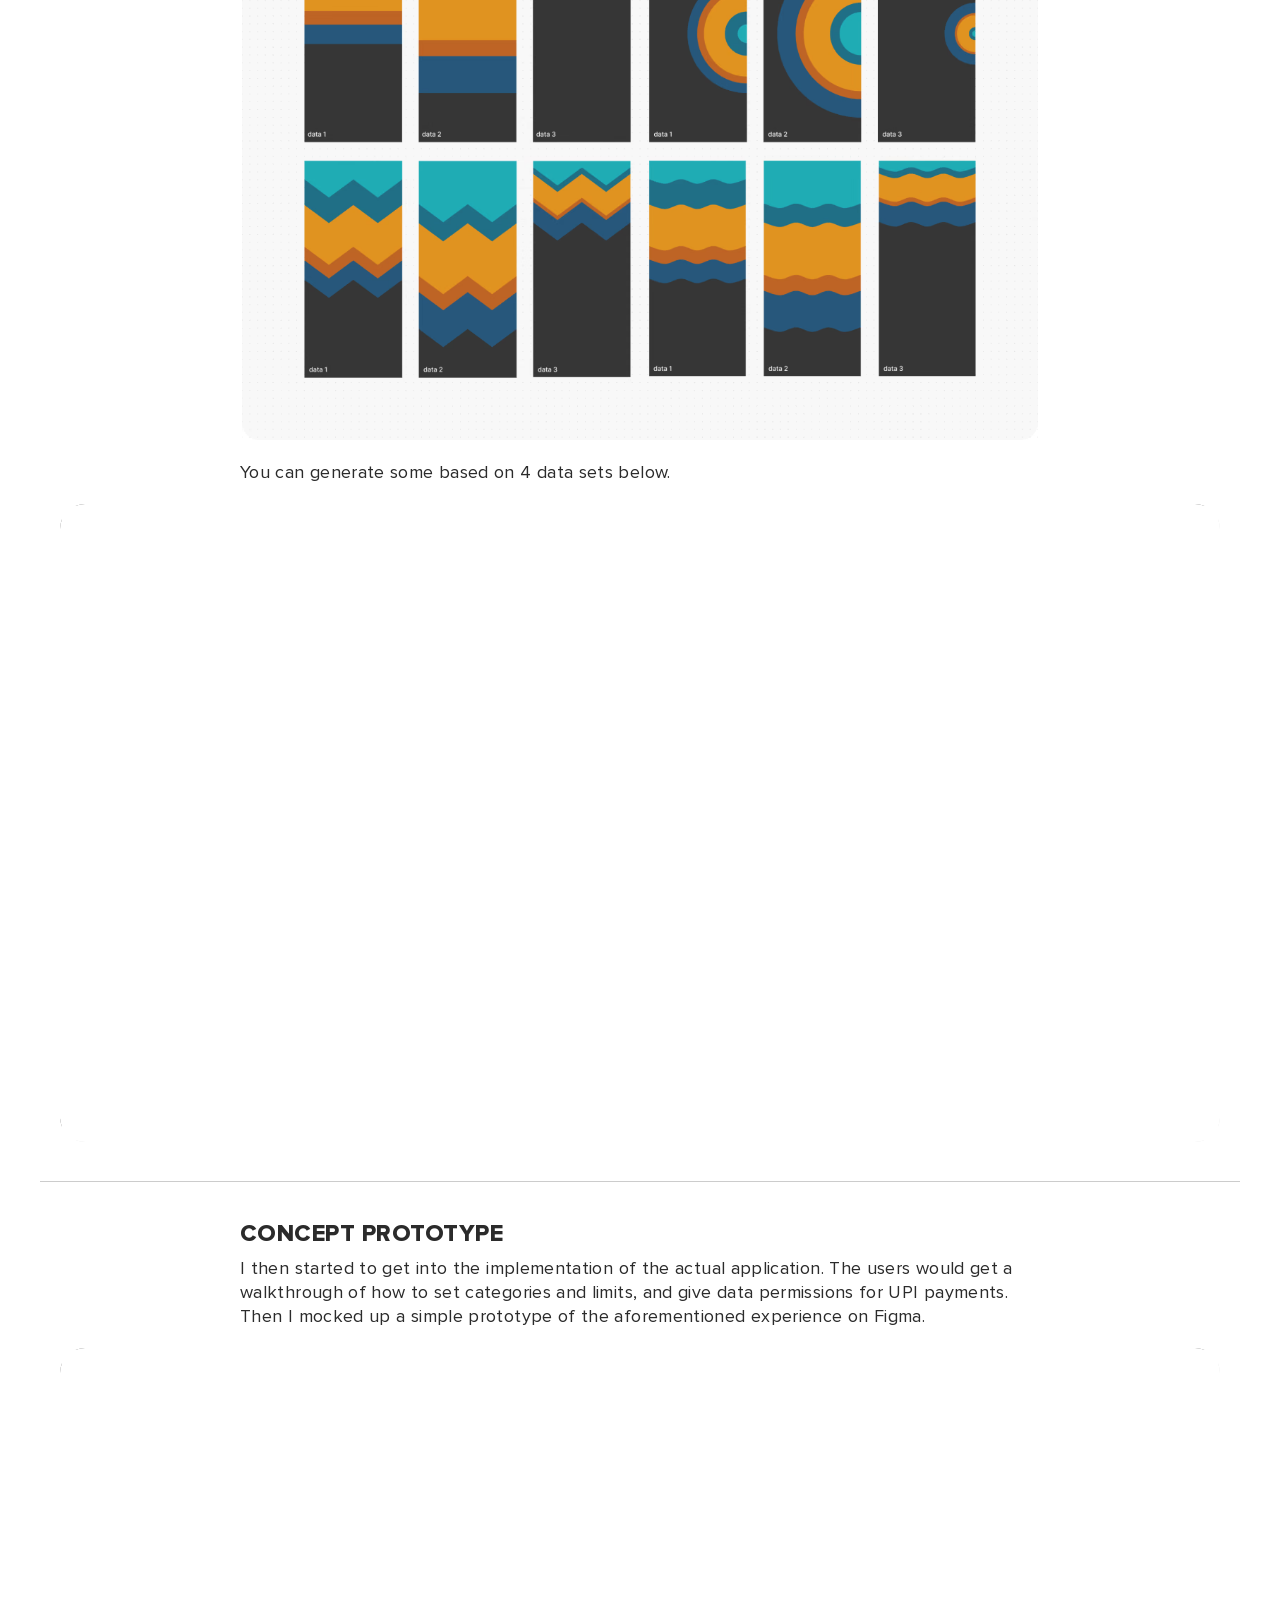
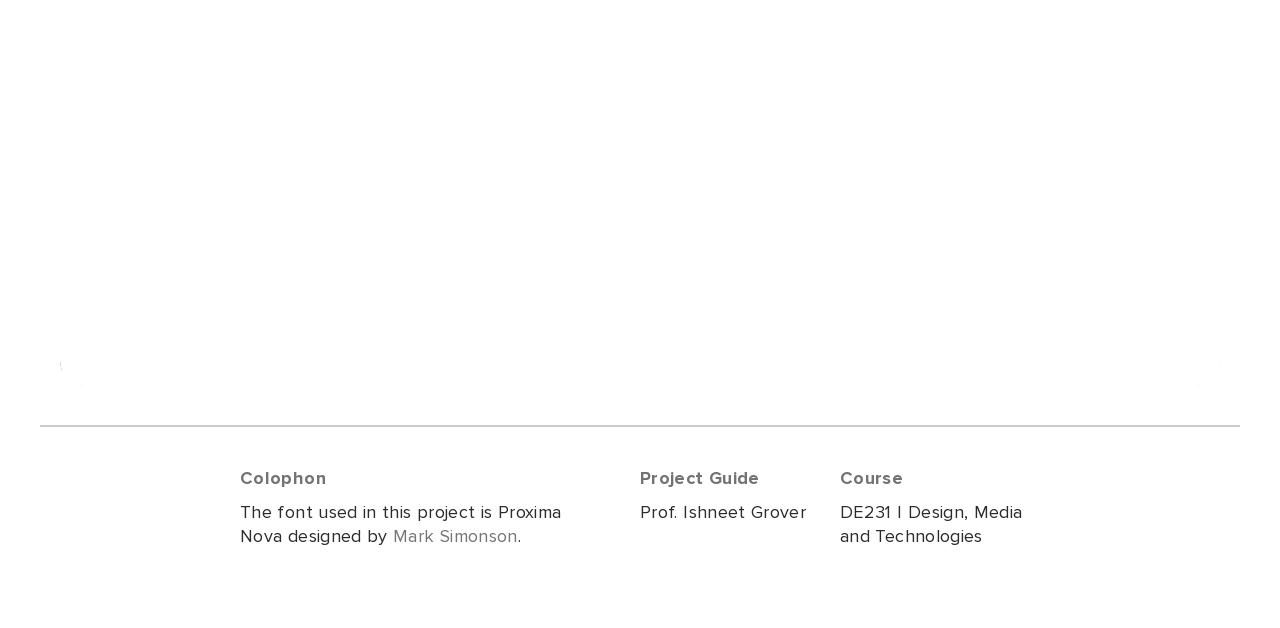
<file: perpay/index.html>
<!doctype html>
<!-- ✨ Built with Framer • https://www.framer.com/ -->
<html>
<head><style id="portfolio-badge-override">#__framer-badge-container{display:none!important}</style><script>globalThis.__FRAMER_MIRROR_BASE__=new URL("../",document.baseURI).pathname;</script>
    <meta charset="utf-8">
    
    
    <!-- Start of headStart -->
    
    <!-- End of headStart -->
    <meta name="viewport" content="width=device-width">
    <meta name="generator" content="Framer af04cc1">
    <title>Perpay Expenditure Analysis</title>
    <meta name="description" content="Made with Framer">
    <meta name="framer-search-index" content="https://framerusercontent.com/sites/6j6z7k2QV97Twanljhldfc/searchIndex-Mnrr2DsTQKvN.json">
    <link href="../assets/framerusercontent.com/images/FS86fqNeCy5LxZFNzqiPPjnNDE.png" rel="icon" media="(prefers-color-scheme: light)">
    <link href="../assets/framerusercontent.com/images/FS86fqNeCy5LxZFNzqiPPjnNDE.png" rel="icon" media="(prefers-color-scheme: dark)">
    <!-- Open Graph / Facebook -->
    <meta property="og:type" content="website">
    <meta property="og:title" content="Perpay Expenditure Analysis">
    <meta property="og:description" content="Made with Framer">
    <!-- Twitter -->
    <meta name="twitter:card" content="summary_large_image">
    <meta name="twitter:title" content="Perpay Expenditure Analysis">
    <meta name="twitter:description" content="Made with Framer">
    
    
    
    <meta name="robots" content="max-image-preview:large"><link rel="canonical" href="https://abhishekshirsagar.framer.website/perpay"><meta property="og:url" content="https://abhishekshirsagar.framer.website/perpay"><link rel="modulepreload" fetchpriority="low" href="../assets/framerusercontent.com/sites/6j6z7k2QV97Twanljhldfc/chunk-Z2I4AZUS.mjs"><link rel="modulepreload" fetchpriority="low" href="../assets/framerusercontent.com/sites/6j6z7k2QV97Twanljhldfc/chunk-JR5VT52U.mjs"><link rel="modulepreload" fetchpriority="low" href="../assets/framerusercontent.com/sites/6j6z7k2QV97Twanljhldfc/chunk-RIUMFBNJ.mjs"><link rel="modulepreload" fetchpriority="low" href="../assets/framerusercontent.com/sites/6j6z7k2QV97Twanljhldfc/EJNS_gjJhMcygelaSWb-TFhOKKxe3We57ws2ZAzO6tw.AGXYRBMG.mjs"><link rel="modulepreload" fetchpriority="low" href="../assets/framerusercontent.com/sites/6j6z7k2QV97Twanljhldfc/chunk-KEHDV2V5.mjs"><link rel="modulepreload" fetchpriority="low" href="../assets/framerusercontent.com/sites/6j6z7k2QV97Twanljhldfc/chunk-LJW5HWW3.mjs"><link rel="modulepreload" fetchpriority="low" href="../assets/framerusercontent.com/sites/6j6z7k2QV97Twanljhldfc/chunk-CEQYJW33.mjs"><link rel="modulepreload" fetchpriority="low" href="../assets/framerusercontent.com/sites/6j6z7k2QV97Twanljhldfc/chunk-EB32H6TK.mjs"><link rel="modulepreload" fetchpriority="low" href="../assets/framerusercontent.com/sites/6j6z7k2QV97Twanljhldfc/chunk-42U43NKG.mjs"><link rel="modulepreload" fetchpriority="low" href="../assets/framerusercontent.com/sites/6j6z7k2QV97Twanljhldfc/script_main.4EPXPQ22.mjs"><style data-framer-breakpoint-css>@media(min-width: 1200px){.hidden-1ocvtu7{display:none!important}}@media(min-width: 810px) and (max-width: 1199px){.hidden-iwm9xa{display:none!important}}@media(max-width: 809px){.hidden-17wtgpm{display:none!important}}</style><style data-framer-css-ssr-minified data-framer-components="framer-N1uFR framer-SVLce PropertyOverrides">html,body,#main{margin:0;padding:0;box-sizing:border-box}:root{-webkit-font-smoothing:antialiased;-moz-osx-font-smoothing:grayscale}*{box-sizing:border-box;-webkit-font-smoothing:inherit}h1,h2,h3,h4,h5,h6,p,figure{margin:0}body,input,textarea,select,button{font-size:12px;font-family:sans-serif}#__framer-badge-container{position:fixed;bottom:0;padding:20px;width:100%;display:flex;justify-content:right;pointer-events:none;z-index:314159}.__framer-badge{pointer-events:auto}@font-face{font-family:Anek Latin;font-style:normal;font-weight:500;font-stretch:100%;font-display:swap;src:url("../assets/fonts.gstatic.com/s/aneklatin/v5/co3WmWZulTRoU4a8dqrWiajBS5ByUkvdrluH-z-FzhO7_w.woff2") format("woff2");unicode-range:U+0102-0103,U+0110-0111,U+0128-0129,U+0168-0169,U+01A0-01A1,U+01AF-01B0,U+0300-0301,U+0303-0304,U+0308-0309,U+0323,U+0329,U+1EA0-1EF9,U+20AB}@font-face{font-family:Anek Latin;font-style:normal;font-weight:500;font-stretch:100%;font-display:swap;src:url("../assets/fonts.gstatic.com/s/aneklatin/v5/co3WmWZulTRoU4a8dqrWiajBS5ByUkvdrluH-z-EzhO7_w.woff2") format("woff2");unicode-range:U+0100-02BA,U+02BD-02C5,U+02C7-02CC,U+02CE-02D7,U+02DD-02FF,U+0304,U+0308,U+0329,U+1D00-1DBF,U+1E00-1E9F,U+1EF2-1EFF,U+2020,U+20A0-20AB,U+20AD-20C0,U+2113,U+2C60-2C7F,U+A720-A7FF}@font-face{font-family:Anek Latin;font-style:normal;font-weight:500;font-stretch:100%;font-display:swap;src:url("../assets/fonts.gstatic.com/s/aneklatin/v5/co3WmWZulTRoU4a8dqrWiajBS5ByUkvdrluH-z-KzhM.woff2") format("woff2");unicode-range:U+0000-00FF,U+0131,U+0152-0153,U+02BB-02BC,U+02C6,U+02DA,U+02DC,U+0304,U+0308,U+0329,U+2000-206F,U+20AC,U+2122,U+2191,U+2193,U+2212,U+2215,U+FEFF,U+FFFD}@font-face{font-family:Anek Latin;font-style:normal;font-weight:600;font-stretch:100%;font-display:swap;src:url("../assets/fonts.gstatic.com/s/aneklatin/v5/co3WmWZulTRoU4a8dqrWiajBS5ByUkvdrluH-z-FzhO7_w.woff2") format("woff2");unicode-range:U+0102-0103,U+0110-0111,U+0128-0129,U+0168-0169,U+01A0-01A1,U+01AF-01B0,U+0300-0301,U+0303-0304,U+0308-0309,U+0323,U+0329,U+1EA0-1EF9,U+20AB}@font-face{font-family:Anek Latin;font-style:normal;font-weight:600;font-stretch:100%;font-display:swap;src:url("../assets/fonts.gstatic.com/s/aneklatin/v5/co3WmWZulTRoU4a8dqrWiajBS5ByUkvdrluH-z-EzhO7_w.woff2") format("woff2");unicode-range:U+0100-02BA,U+02BD-02C5,U+02C7-02CC,U+02CE-02D7,U+02DD-02FF,U+0304,U+0308,U+0329,U+1D00-1DBF,U+1E00-1E9F,U+1EF2-1EFF,U+2020,U+20A0-20AB,U+20AD-20C0,U+2113,U+2C60-2C7F,U+A720-A7FF}@font-face{font-family:Anek Latin;font-style:normal;font-weight:600;font-stretch:100%;font-display:swap;src:url("../assets/fonts.gstatic.com/s/aneklatin/v5/co3WmWZulTRoU4a8dqrWiajBS5ByUkvdrluH-z-KzhM.woff2") format("woff2");unicode-range:U+0000-00FF,U+0131,U+0152-0153,U+02BB-02BC,U+02C6,U+02DA,U+02DC,U+0304,U+0308,U+0329,U+2000-206F,U+20AC,U+2122,U+2191,U+2193,U+2212,U+2215,U+FEFF,U+FFFD}@font-face{font-family:Proxima Nova Regular;src:url("../assets/framerusercontent.com/assets/NGygONmfNOu9gj9jcyqCrBLjuo.ttf");font-display:swap}@font-face{font-family:Proxima Nova Extrabold;src:url("../assets/framerusercontent.com/assets/mptxu7DlsPQjRGL9b9GCGaAMhzc.ttf");font-display:swap}@font-face{font-family:Proxima Nova Bold;src:url("../assets/framerusercontent.com/assets/AXTagucR5iFA5eDcnMkiK4Al3pk.ttf");font-display:swap}@font-face{font-family:Proxima Nova Semibold;src:url("../assets/framerusercontent.com/modules/assets/EGCI04XjKjsDebeOyfVvxoRHLXQ~7eCQlm632yQVqMEIghyVkGz0q9SQEy1L2ehmPX1Tr5l-8.ttf");font-display:swap}@font-face{font-family:Proxima Nova Bold Italic;src:url("../assets/framerusercontent.com/assets/FUowpZxc3z9B90GLeKI1OFH7rY.ttf");font-display:swap}@font-face{font-family:Proxima Nova Light;src:url("../assets/framerusercontent.com/assets/zyzTeIcPHZ33SqN9MNnzAlxgCvw.ttf");font-display:swap}@font-face{font-family:Inter;src:url("../assets/framerusercontent.com/assets/5vvr9Vy74if2I6bQbJvbw7SY1pQ.woff2");font-display:swap;font-style:normal;font-weight:400;unicode-range:U+0460-052F,U+1C80-1C88,U+20B4,U+2DE0-2DFF,U+A640-A69F,U+FE2E-FE2F}@font-face{font-family:Inter;src:url("../assets/framerusercontent.com/assets/EOr0mi4hNtlgWNn9if640EZzXCo.woff2");font-display:swap;font-style:normal;font-weight:400;unicode-range:U+0301,U+0400-045F,U+0490-0491,U+04B0-04B1,U+2116}@font-face{font-family:Inter;src:url("../assets/framerusercontent.com/assets/Y9k9QrlZAqio88Klkmbd8VoMQc.woff2");font-display:swap;font-style:normal;font-weight:400;unicode-range:U+1F00-1FFF}@font-face{font-family:Inter;src:url("../assets/framerusercontent.com/assets/OYrD2tBIBPvoJXiIHnLoOXnY9M.woff2");font-display:swap;font-style:normal;font-weight:400;unicode-range:U+0370-03FF}@font-face{font-family:Inter;src:url("../assets/framerusercontent.com/assets/JeYwfuaPfZHQhEG8U5gtPDZ7WQ.woff2");font-display:swap;font-style:normal;font-weight:400;unicode-range:U+0100-024F,U+0259,U+1E00-1EFF,U+2020,U+20A0-20AB,U+20AD-20CF,U+2113,U+2C60-2C7F,U+A720-A7FF}@font-face{font-family:Inter;src:url("../assets/framerusercontent.com/assets/vQyevYAyHtARFwPqUzQGpnDs.woff2");font-display:swap;font-style:normal;font-weight:400;unicode-range:U+0000-00FF,U+0131,U+0152-0153,U+02BB-02BC,U+02C6,U+02DA,U+02DC,U+2000-206F,U+2074,U+20AC,U+2122,U+2191,U+2193,U+2212,U+2215,U+FEFF,U+FFFD}@font-face{font-family:Inter;src:url("../assets/framerusercontent.com/assets/b6Y37FthZeALduNqHicBT6FutY.woff2");font-display:swap;font-style:normal;font-weight:400;unicode-range:U+0102-0103,U+0110-0111,U+0128-0129,U+0168-0169,U+01A0-01A1,U+01AF-01B0,U+1EA0-1EF9,U+20AB}@font-face{font-family:Inter;src:url("../assets/framerusercontent.com/assets/NXxvFRoY5LDh3yCm7MEP2jqYk.woff2");font-display:block;font-style:normal;font-weight:100;unicode-range:U+0460-052F,U+1C80-1C88,U+20B4,U+2DE0-2DFF,U+A640-A69F,U+FE2E-FE2F}@font-face{font-family:Inter;src:url("../assets/framerusercontent.com/assets/5CcgcVyoWSqO1THBiISd6oCog.woff2");font-display:block;font-style:normal;font-weight:100;unicode-range:U+0301,U+0400-045F,U+0490-0491,U+04B0-04B1,U+2116}@font-face{font-family:Inter;src:url("../assets/framerusercontent.com/assets/MF544SVCvk3yNpLIz3pwDXFZPKM.woff2");font-display:block;font-style:normal;font-weight:100;unicode-range:U+1F00-1FFF}@font-face{font-family:Inter;src:url("../assets/framerusercontent.com/assets/TNtxudDBkAm2RXdtU3rvTBwoM.woff2");font-display:block;font-style:normal;font-weight:100;unicode-range:U+0370-03FF}@font-face{font-family:Inter;src:url("../assets/framerusercontent.com/assets/fIabp4VN5z7iJ3lNOz9qfNeQHc.woff2");font-display:block;font-style:normal;font-weight:100;unicode-range:U+0100-024F,U+0259,U+1E00-1EFF,U+2020,U+20A0-20AB,U+20AD-20CF,U+2113,U+2C60-2C7F,U+A720-A7FF}@font-face{font-family:Inter;src:url("../assets/framerusercontent.com/assets/YSOgKh50dqzzsXffetgcarlLHcI.woff2");font-display:block;font-style:normal;font-weight:100;unicode-range:U+0000-00FF,U+0131,U+0152-0153,U+02BB-02BC,U+02C6,U+02DA,U+02DC,U+2000-206F,U+2074,U+20AC,U+2122,U+2191,U+2193,U+2212,U+2215,U+FEFF,U+FFFD}@font-face{font-family:Inter;src:url("../assets/framerusercontent.com/assets/9iRSYClnXA0RMygyIn6yjjWXJw.woff2");font-display:block;font-style:normal;font-weight:100;unicode-range:U+0102-0103,U+0110-0111,U+0128-0129,U+0168-0169,U+01A0-01A1,U+01AF-01B0,U+1EA0-1EF9,U+20AB}@font-face{font-family:Inter;src:url("../assets/framerusercontent.com/assets/MVhJhYeDWxeyqT939zMNyw9p8.woff2");font-display:block;font-style:normal;font-weight:200;unicode-range:U+0460-052F,U+1C80-1C88,U+20B4,U+2DE0-2DFF,U+A640-A69F,U+FE2E-FE2F}@font-face{font-family:Inter;src:url("../assets/framerusercontent.com/assets/WXQXYfAQJIi2pCJACAfWWXfIDqI.woff2");font-display:block;font-style:normal;font-weight:200;unicode-range:U+0301,U+0400-045F,U+0490-0491,U+04B0-04B1,U+2116}@font-face{font-family:Inter;src:url("../assets/framerusercontent.com/assets/RJeJJARdrtNUtic58kOz7hIgBuE.woff2");font-display:block;font-style:normal;font-weight:200;unicode-range:U+1F00-1FFF}@font-face{font-family:Inter;src:url("../assets/framerusercontent.com/assets/4hBRAuM02i3fsxYDzyNvt5Az2so.woff2");font-display:block;font-style:normal;font-weight:200;unicode-range:U+0370-03FF}@font-face{font-family:Inter;src:url("../assets/framerusercontent.com/assets/fz1JbBffNGgK7BNUI1mmbFBlgA8.woff2");font-display:block;font-style:normal;font-weight:200;unicode-range:U+0100-024F,U+0259,U+1E00-1EFF,U+2020,U+20A0-20AB,U+20AD-20CF,U+2113,U+2C60-2C7F,U+A720-A7FF}@font-face{font-family:Inter;src:url("../assets/framerusercontent.com/assets/hgmI3sEShaw5UU738TAjDBQPH0.woff2");font-display:block;font-style:normal;font-weight:200;unicode-range:U+0000-00FF,U+0131,U+0152-0153,U+02BB-02BC,U+02C6,U+02DA,U+02DC,U+2000-206F,U+2074,U+20AC,U+2122,U+2191,U+2193,U+2212,U+2215,U+FEFF,U+FFFD}@font-face{font-family:Inter;src:url("../assets/framerusercontent.com/assets/eIZyQwIlHYR0mnMSneEDMtqBPgw.woff2");font-display:block;font-style:normal;font-weight:200;unicode-range:U+0102-0103,U+0110-0111,U+0128-0129,U+0168-0169,U+01A0-01A1,U+01AF-01B0,U+1EA0-1EF9,U+20AB}@font-face{font-family:Inter;src:url("../assets/framerusercontent.com/assets/BkDpl4ghaqvMi1btKFyG2tdbec.woff2");font-display:swap;font-style:normal;font-weight:300;unicode-range:U+0460-052F,U+1C80-1C88,U+20B4,U+2DE0-2DFF,U+A640-A69F,U+FE2E-FE2F}@font-face{font-family:Inter;src:url("../assets/framerusercontent.com/assets/zAMK70AQRFSShJgUiaR5IiIhgzk.woff2");font-display:swap;font-style:normal;font-weight:300;unicode-range:U+0301,U+0400-045F,U+0490-0491,U+04B0-04B1,U+2116}@font-face{font-family:Inter;src:url("../assets/framerusercontent.com/assets/IETjvc5qzUaRoaruDpPSwCUM8.woff2");font-display:swap;font-style:normal;font-weight:300;unicode-range:U+1F00-1FFF}@font-face{font-family:Inter;src:url("../assets/framerusercontent.com/assets/oLCoaT3ioA0fHdJnWR9W6k7NY.woff2");font-display:swap;font-style:normal;font-weight:300;unicode-range:U+0370-03FF}@font-face{font-family:Inter;src:url("../assets/framerusercontent.com/assets/Sj0PCHQSBjFmEp6NBWg6FNaKc.woff2");font-display:swap;font-style:normal;font-weight:300;unicode-range:U+0100-024F,U+0259,U+1E00-1EFF,U+2020,U+20A0-20AB,U+20AD-20CF,U+2113,U+2C60-2C7F,U+A720-A7FF}@font-face{font-family:Inter;src:url("../assets/framerusercontent.com/assets/v2q8JTTTs7McDMSEhnxAIBqd0.woff2");font-display:swap;font-style:normal;font-weight:300;unicode-range:U+0000-00FF,U+0131,U+0152-0153,U+02BB-02BC,U+02C6,U+02DA,U+02DC,U+2000-206F,U+2074,U+20AC,U+2122,U+2191,U+2193,U+2212,U+2215,U+FEFF,U+FFFD}@font-face{font-family:Inter;src:url("../assets/framerusercontent.com/assets/H4TfENUY1rh8R9UaSD6vngjJP3M.woff2");font-display:swap;font-style:normal;font-weight:300;unicode-range:U+0102-0103,U+0110-0111,U+0128-0129,U+0168-0169,U+01A0-01A1,U+01AF-01B0,U+1EA0-1EF9,U+20AB}@font-face{font-family:Inter;src:url("../assets/framerusercontent.com/assets/5A3Ce6C9YYmCjpQx9M4inSaKU.woff2");font-display:swap;font-style:normal;font-weight:500;unicode-range:U+0460-052F,U+1C80-1C88,U+20B4,U+2DE0-2DFF,U+A640-A69F,U+FE2E-FE2F}@font-face{font-family:Inter;src:url("../assets/framerusercontent.com/assets/Qx95Xyt0Ka3SGhinnbXIGpEIyP4.woff2");font-display:swap;font-style:normal;font-weight:500;unicode-range:U+0301,U+0400-045F,U+0490-0491,U+04B0-04B1,U+2116}@font-face{font-family:Inter;src:url("../assets/framerusercontent.com/assets/6mJuEAguuIuMog10gGvH5d3cl8.woff2");font-display:swap;font-style:normal;font-weight:500;unicode-range:U+1F00-1FFF}@font-face{font-family:Inter;src:url("../assets/framerusercontent.com/assets/xYYWaj7wCU5zSQH0eXvSaS19wo.woff2");font-display:swap;font-style:normal;font-weight:500;unicode-range:U+0370-03FF}@font-face{font-family:Inter;src:url("../assets/framerusercontent.com/assets/otTaNuNpVK4RbdlT7zDDdKvQBA.woff2");font-display:swap;font-style:normal;font-weight:500;unicode-range:U+0100-024F,U+0259,U+1E00-1EFF,U+2020,U+20A0-20AB,U+20AD-20CF,U+2113,U+2C60-2C7F,U+A720-A7FF}@font-face{font-family:Inter;src:url("../assets/framerusercontent.com/assets/d3tHnaQIAeqiE5hGcRw4mmgWYU.woff2");font-display:swap;font-style:normal;font-weight:500;unicode-range:U+0000-00FF,U+0131,U+0152-0153,U+02BB-02BC,U+02C6,U+02DA,U+02DC,U+2000-206F,U+2074,U+20AC,U+2122,U+2191,U+2193,U+2212,U+2215,U+FEFF,U+FFFD}@font-face{font-family:Inter;src:url("../assets/framerusercontent.com/assets/DolVirEGb34pEXEp8t8FQBSK4.woff2");font-display:swap;font-style:normal;font-weight:500;unicode-range:U+0102-0103,U+0110-0111,U+0128-0129,U+0168-0169,U+01A0-01A1,U+01AF-01B0,U+1EA0-1EF9,U+20AB}@font-face{font-family:Inter;src:url("../assets/framerusercontent.com/assets/hyOgCu0Xnghbimh0pE8QTvtt2AU.woff2");font-display:swap;font-style:normal;font-weight:600;unicode-range:U+0460-052F,U+1C80-1C88,U+20B4,U+2DE0-2DFF,U+A640-A69F,U+FE2E-FE2F}@font-face{font-family:Inter;src:url("../assets/framerusercontent.com/assets/NeGmSOXrPBfEFIy5YZeHq17LEDA.woff2");font-display:swap;font-style:normal;font-weight:600;unicode-range:U+0301,U+0400-045F,U+0490-0491,U+04B0-04B1,U+2116}@font-face{font-family:Inter;src:url("../assets/framerusercontent.com/assets/oYaAX5himiTPYuN8vLWnqBbfD2s.woff2");font-display:swap;font-style:normal;font-weight:600;unicode-range:U+1F00-1FFF}@font-face{font-family:Inter;src:url("../assets/framerusercontent.com/assets/lEJLP4R0yuCaMCjSXYHtJw72M.woff2");font-display:swap;font-style:normal;font-weight:600;unicode-range:U+0370-03FF}@font-face{font-family:Inter;src:url("../assets/framerusercontent.com/assets/cRJyLNuTJR5jbyKzGi33wU9cqIQ.woff2");font-display:swap;font-style:normal;font-weight:600;unicode-range:U+0100-024F,U+0259,U+1E00-1EFF,U+2020,U+20A0-20AB,U+20AD-20CF,U+2113,U+2C60-2C7F,U+A720-A7FF}@font-face{font-family:Inter;src:url("../assets/framerusercontent.com/assets/1ZFS7N918ojhhd0nQWdj3jz4w.woff2");font-display:swap;font-style:normal;font-weight:600;unicode-range:U+0000-00FF,U+0131,U+0152-0153,U+02BB-02BC,U+02C6,U+02DA,U+02DC,U+2000-206F,U+2074,U+20AC,U+2122,U+2191,U+2193,U+2212,U+2215,U+FEFF,U+FFFD}@font-face{font-family:Inter;src:url("../assets/framerusercontent.com/assets/A0Wcc7NgXMjUuFdquHDrIZpzZw0.woff2");font-display:swap;font-style:normal;font-weight:600;unicode-range:U+0102-0103,U+0110-0111,U+0128-0129,U+0168-0169,U+01A0-01A1,U+01AF-01B0,U+1EA0-1EF9,U+20AB}@font-face{font-family:Inter;src:url("../assets/framerusercontent.com/assets/DpPBYI0sL4fYLgAkX8KXOPVt7c.woff2");font-display:swap;font-style:normal;font-weight:700;unicode-range:U+0460-052F,U+1C80-1C88,U+20B4,U+2DE0-2DFF,U+A640-A69F,U+FE2E-FE2F}@font-face{font-family:Inter;src:url("../assets/framerusercontent.com/assets/4RAEQdEOrcnDkhHiiCbJOw92Lk.woff2");font-display:swap;font-style:normal;font-weight:700;unicode-range:U+0301,U+0400-045F,U+0490-0491,U+04B0-04B1,U+2116}@font-face{font-family:Inter;src:url("../assets/framerusercontent.com/assets/1K3W8DizY3v4emK8Mb08YHxTbs.woff2");font-display:swap;font-style:normal;font-weight:700;unicode-range:U+1F00-1FFF}@font-face{font-family:Inter;src:url("../assets/framerusercontent.com/assets/tUSCtfYVM1I1IchuyCwz9gDdQ.woff2");font-display:swap;font-style:normal;font-weight:700;unicode-range:U+0370-03FF}@font-face{font-family:Inter;src:url("../assets/framerusercontent.com/assets/VgYFWiwsAC5OYxAycRXXvhze58.woff2");font-display:swap;font-style:normal;font-weight:700;unicode-range:U+0100-024F,U+0259,U+1E00-1EFF,U+2020,U+20A0-20AB,U+20AD-20CF,U+2113,U+2C60-2C7F,U+A720-A7FF}@font-face{font-family:Inter;src:url("../assets/framerusercontent.com/assets/DXD0Q7LSl7HEvDzucnyLnGBHM.woff2");font-display:swap;font-style:normal;font-weight:700;unicode-range:U+0000-00FF,U+0131,U+0152-0153,U+02BB-02BC,U+02C6,U+02DA,U+02DC,U+2000-206F,U+2074,U+20AC,U+2122,U+2191,U+2193,U+2212,U+2215,U+FEFF,U+FFFD}@font-face{font-family:Inter;src:url("../assets/framerusercontent.com/assets/GIryZETIX4IFypco5pYZONKhJIo.woff2");font-display:swap;font-style:normal;font-weight:700;unicode-range:U+0102-0103,U+0110-0111,U+0128-0129,U+0168-0169,U+01A0-01A1,U+01AF-01B0,U+1EA0-1EF9,U+20AB}@font-face{font-family:Inter;src:url("../assets/framerusercontent.com/assets/PONfPc6h4EPYwJliXQBmjVx7QxI.woff2");font-display:swap;font-style:normal;font-weight:800;unicode-range:U+0460-052F,U+1C80-1C88,U+20B4,U+2DE0-2DFF,U+A640-A69F,U+FE2E-FE2F}@font-face{font-family:Inter;src:url("../assets/framerusercontent.com/assets/zsnJN7Z1wdzUvepJniD3rbvJIyU.woff2");font-display:swap;font-style:normal;font-weight:800;unicode-range:U+0301,U+0400-045F,U+0490-0491,U+04B0-04B1,U+2116}@font-face{font-family:Inter;src:url("../assets/framerusercontent.com/assets/UrzZBOy7RyJEWAZGduzOeHiHuY.woff2");font-display:swap;font-style:normal;font-weight:800;unicode-range:U+1F00-1FFF}@font-face{font-family:Inter;src:url("../assets/framerusercontent.com/assets/996sR9SfSDuYELz8oHhDOcErkY.woff2");font-display:swap;font-style:normal;font-weight:800;unicode-range:U+0370-03FF}@font-face{font-family:Inter;src:url("../assets/framerusercontent.com/assets/ftN1HpyPVJEoEb4q36SOrNdLXU.woff2");font-display:swap;font-style:normal;font-weight:800;unicode-range:U+0100-024F,U+0259,U+1E00-1EFF,U+2020,U+20A0-20AB,U+20AD-20CF,U+2113,U+2C60-2C7F,U+A720-A7FF}@font-face{font-family:Inter;src:url("../assets/framerusercontent.com/assets/jN39PDxZWEwjG7Csryx3JN2r2Y.woff2");font-display:swap;font-style:normal;font-weight:800;unicode-range:U+0000-00FF,U+0131,U+0152-0153,U+02BB-02BC,U+02C6,U+02DA,U+02DC,U+2000-206F,U+2074,U+20AC,U+2122,U+2191,U+2193,U+2212,U+2215,U+FEFF,U+FFFD}@font-face{font-family:Inter;src:url("../assets/framerusercontent.com/assets/JAur4lGGSGRGyrFi59JSIKqVgU.woff2");font-display:swap;font-style:normal;font-weight:800;unicode-range:U+0102-0103,U+0110-0111,U+0128-0129,U+0168-0169,U+01A0-01A1,U+01AF-01B0,U+1EA0-1EF9,U+20AB}@font-face{font-family:Inter;src:url("../assets/framerusercontent.com/assets/mkY5Sgyq51ik0AMrSBwhm9DJg.woff2");font-display:block;font-style:normal;font-weight:900;unicode-range:U+0460-052F,U+1C80-1C88,U+20B4,U+2DE0-2DFF,U+A640-A69F,U+FE2E-FE2F}@font-face{font-family:Inter;src:url("../assets/framerusercontent.com/assets/X5hj6qzcHUYv7h1390c8Rhm6550.woff2");font-display:block;font-style:normal;font-weight:900;unicode-range:U+0301,U+0400-045F,U+0490-0491,U+04B0-04B1,U+2116}@font-face{font-family:Inter;src:url("../assets/framerusercontent.com/assets/gQhNpS3tN86g8RcVKYUUaKt2oMQ.woff2");font-display:block;font-style:normal;font-weight:900;unicode-range:U+1F00-1FFF}@font-face{font-family:Inter;src:url("../assets/framerusercontent.com/assets/cugnVhSraaRyANCaUtI5FV17wk.woff2");font-display:block;font-style:normal;font-weight:900;unicode-range:U+0370-03FF}@font-face{font-family:Inter;src:url("../assets/framerusercontent.com/assets/5HcVoGak8k5agFJSaKa4floXVu0.woff2");font-display:block;font-style:normal;font-weight:900;unicode-range:U+0100-024F,U+0259,U+1E00-1EFF,U+2020,U+20A0-20AB,U+20AD-20CF,U+2113,U+2C60-2C7F,U+A720-A7FF}@font-face{font-family:Inter;src:url("../assets/framerusercontent.com/assets/jn4BtSPLlS0NDp1KiFAtFKiiY0o.woff2");font-display:block;font-style:normal;font-weight:900;unicode-range:U+0000-00FF,U+0131,U+0152-0153,U+02BB-02BC,U+02C6,U+02DA,U+02DC,U+2000-206F,U+2074,U+20AC,U+2122,U+2191,U+2193,U+2212,U+2215,U+FEFF,U+FFFD}@font-face{font-family:Inter;src:url("../assets/framerusercontent.com/assets/P2Bw01CtL0b9wqygO0sSVogWbo.woff2");font-display:block;font-style:normal;font-weight:900;unicode-range:U+0102-0103,U+0110-0111,U+0128-0129,U+0168-0169,U+01A0-01A1,U+01AF-01B0,U+1EA0-1EF9,U+20AB}@font-face{font-family:Inter;src:url("../assets/framerusercontent.com/assets/YJsHMqeEm0oDHuxRTVCwg5eZuo.woff2");font-display:block;font-style:italic;font-weight:100;unicode-range:U+0460-052F,U+1C80-1C88,U+20B4,U+2DE0-2DFF,U+A640-A69F,U+FE2E-FE2F}@font-face{font-family:Inter;src:url("../assets/framerusercontent.com/assets/oJJMyJlDykMObEyb5VexHSxd24.woff2");font-display:block;font-style:italic;font-weight:100;unicode-range:U+0301,U+0400-045F,U+0490-0491,U+04B0-04B1,U+2116}@font-face{font-family:Inter;src:url("../assets/framerusercontent.com/assets/IpeaX0WzLaonj68howNZg4SJJaY.woff2");font-display:block;font-style:italic;font-weight:100;unicode-range:U+1F00-1FFF}@font-face{font-family:Inter;src:url("../assets/framerusercontent.com/assets/KCj1bV3vDXY5OLHttTeRYcu9J8.woff2");font-display:block;font-style:italic;font-weight:100;unicode-range:U+0370-03FF}@font-face{font-family:Inter;src:url("../assets/framerusercontent.com/assets/biaVHhOprxbHaR3dIP7Z8cYurHg.woff2");font-display:block;font-style:italic;font-weight:100;unicode-range:U+0100-024F,U+0259,U+1E00-1EFF,U+2020,U+20A0-20AB,U+20AD-20CF,U+2113,U+2C60-2C7F,U+A720-A7FF}@font-face{font-family:Inter;src:url("../assets/framerusercontent.com/assets/BpOIEy4nYtcp1RwqOtwAgi2EiDE.woff2");font-display:block;font-style:italic;font-weight:100;unicode-range:U+0000-00FF,U+0131,U+0152-0153,U+02BB-02BC,U+02C6,U+02DA,U+02DC,U+2000-206F,U+2074,U+20AC,U+2122,U+2191,U+2193,U+2212,U+2215,U+FEFF,U+FFFD}@font-face{font-family:Inter;src:url("../assets/framerusercontent.com/assets/gNa011yWpVpNFgUhhSlDX8nUiPQ.woff2");font-display:block;font-style:italic;font-weight:100;unicode-range:U+0102-0103,U+0110-0111,U+0128-0129,U+0168-0169,U+01A0-01A1,U+01AF-01B0,U+1EA0-1EF9,U+20AB}@font-face{font-family:Inter;src:url("../assets/framerusercontent.com/assets/vpq17U0WM26sBGHgq9jnrUmUf8.woff2");font-display:block;font-style:italic;font-weight:200;unicode-range:U+0460-052F,U+1C80-1C88,U+20B4,U+2DE0-2DFF,U+A640-A69F,U+FE2E-FE2F}@font-face{font-family:Inter;src:url("../assets/framerusercontent.com/assets/bNYh7lNMEpOegeRYAtyGel1WqBE.woff2");font-display:block;font-style:italic;font-weight:200;unicode-range:U+0301,U+0400-045F,U+0490-0491,U+04B0-04B1,U+2116}@font-face{font-family:Inter;src:url("../assets/framerusercontent.com/assets/FBzcXZYmdulcZC0z278U6o0cw.woff2");font-display:block;font-style:italic;font-weight:200;unicode-range:U+1F00-1FFF}@font-face{font-family:Inter;src:url("../assets/framerusercontent.com/assets/ua60IRqWK94xCrq0SC639Hbsdjg.woff2");font-display:block;font-style:italic;font-weight:200;unicode-range:U+0370-03FF}@font-face{font-family:Inter;src:url("../assets/framerusercontent.com/assets/Pd8gNPn2dSCh4FyjWFw9PJysoQ.woff2");font-display:block;font-style:italic;font-weight:200;unicode-range:U+0100-024F,U+0259,U+1E00-1EFF,U+2020,U+20A0-20AB,U+20AD-20CF,U+2113,U+2C60-2C7F,U+A720-A7FF}@font-face{font-family:Inter;src:url("../assets/framerusercontent.com/assets/zpiI5DA3vCb3G2sqEyq9xqogo.woff2");font-display:block;font-style:italic;font-weight:200;unicode-range:U+0000-00FF,U+0131,U+0152-0153,U+02BB-02BC,U+02C6,U+02DA,U+02DC,U+2000-206F,U+2074,U+20AC,U+2122,U+2191,U+2193,U+2212,U+2215,U+FEFF,U+FFFD}@font-face{font-family:Inter;src:url("../assets/framerusercontent.com/assets/DtVQjTG8OGGKnwKYrMHRZVCyo.woff2");font-display:block;font-style:italic;font-weight:200;unicode-range:U+0102-0103,U+0110-0111,U+0128-0129,U+0168-0169,U+01A0-01A1,U+01AF-01B0,U+1EA0-1EF9,U+20AB}@font-face{font-family:Inter;src:url("../assets/framerusercontent.com/assets/YYB6GZmCWnZq3RWZOghuZIOxQY.woff2");font-display:swap;font-style:italic;font-weight:300;unicode-range:U+0460-052F,U+1C80-1C88,U+20B4,U+2DE0-2DFF,U+A640-A69F,U+FE2E-FE2F}@font-face{font-family:Inter;src:url("../assets/framerusercontent.com/assets/miJTzODdiyIr3tRo9KEoqXXk2PM.woff2");font-display:swap;font-style:italic;font-weight:300;unicode-range:U+0301,U+0400-045F,U+0490-0491,U+04B0-04B1,U+2116}@font-face{font-family:Inter;src:url("../assets/framerusercontent.com/assets/6ZMhcggRFfEfbf7lncCpaUbA.woff2");font-display:swap;font-style:italic;font-weight:300;unicode-range:U+1F00-1FFF}@font-face{font-family:Inter;src:url("../assets/framerusercontent.com/assets/8sCN6PGUr4I8q5hC5twAXfcwqV0.woff2");font-display:swap;font-style:italic;font-weight:300;unicode-range:U+0370-03FF}@font-face{font-family:Inter;src:url("../assets/framerusercontent.com/assets/aUYDUTztS7anQw5JuwCncXeLOBY.woff2");font-display:swap;font-style:italic;font-weight:300;unicode-range:U+0100-024F,U+0259,U+1E00-1EFF,U+2020,U+20A0-20AB,U+20AD-20CF,U+2113,U+2C60-2C7F,U+A720-A7FF}@font-face{font-family:Inter;src:url("../assets/framerusercontent.com/assets/5mDAOkC5Wpzo7NkuE9oYfqlY2u4.woff2");font-display:swap;font-style:italic;font-weight:300;unicode-range:U+0000-00FF,U+0131,U+0152-0153,U+02BB-02BC,U+02C6,U+02DA,U+02DC,U+2000-206F,U+2074,U+20AC,U+2122,U+2191,U+2193,U+2212,U+2215,U+FEFF,U+FFFD}@font-face{font-family:Inter;src:url("../assets/framerusercontent.com/assets/yDiPvYxioBHsicnYxpPW35WQmx8.woff2");font-display:swap;font-style:italic;font-weight:300;unicode-range:U+0102-0103,U+0110-0111,U+0128-0129,U+0168-0169,U+01A0-01A1,U+01AF-01B0,U+1EA0-1EF9,U+20AB}@font-face{font-family:Inter;src:url("../assets/framerusercontent.com/assets/CfMzU8w2e7tHgF4T4rATMPuWosA.woff2");font-display:swap;font-style:italic;font-weight:400;unicode-range:U+0460-052F,U+1C80-1C88,U+20B4,U+2DE0-2DFF,U+A640-A69F,U+FE2E-FE2F}@font-face{font-family:Inter;src:url("../assets/framerusercontent.com/assets/867QObYax8ANsfX4TGEVU9YiCM.woff2");font-display:swap;font-style:italic;font-weight:400;unicode-range:U+0301,U+0400-045F,U+0490-0491,U+04B0-04B1,U+2116}@font-face{font-family:Inter;src:url("../assets/framerusercontent.com/assets/Oyn2ZbENFdnW7mt2Lzjk1h9Zb9k.woff2");font-display:swap;font-style:italic;font-weight:400;unicode-range:U+1F00-1FFF}@font-face{font-family:Inter;src:url("../assets/framerusercontent.com/assets/cdAe8hgZ1cMyLu9g005pAW3xMo.woff2");font-display:swap;font-style:italic;font-weight:400;unicode-range:U+0370-03FF}@font-face{font-family:Inter;src:url("../assets/framerusercontent.com/assets/DOfvtmE1UplCq161m6Hj8CSQYg.woff2");font-display:swap;font-style:italic;font-weight:400;unicode-range:U+0100-024F,U+0259,U+1E00-1EFF,U+2020,U+20A0-20AB,U+20AD-20CF,U+2113,U+2C60-2C7F,U+A720-A7FF}@font-face{font-family:Inter;src:url("../assets/framerusercontent.com/assets/vFzuJY0c65av44uhEKB6vyjFMg.woff2");font-display:swap;font-style:italic;font-weight:400;unicode-range:U+0000-00FF,U+0131,U+0152-0153,U+02BB-02BC,U+02C6,U+02DA,U+02DC,U+2000-206F,U+2074,U+20AC,U+2122,U+2191,U+2193,U+2212,U+2215,U+FEFF,U+FFFD}@font-face{font-family:Inter;src:url("../assets/framerusercontent.com/assets/tKtBcDnBMevsEEJKdNGhhkLzYo.woff2");font-display:swap;font-style:italic;font-weight:400;unicode-range:U+0102-0103,U+0110-0111,U+0128-0129,U+0168-0169,U+01A0-01A1,U+01AF-01B0,U+1EA0-1EF9,U+20AB}@font-face{font-family:Inter;src:url("../assets/framerusercontent.com/assets/khkJkwSL66WFg8SX6Wa726c.woff2");font-display:swap;font-style:italic;font-weight:500;unicode-range:U+0460-052F,U+1C80-1C88,U+20B4,U+2DE0-2DFF,U+A640-A69F,U+FE2E-FE2F}@font-face{font-family:Inter;src:url("../assets/framerusercontent.com/assets/0E7IMbDzcGABpBwwqNEt60wU0w.woff2");font-display:swap;font-style:italic;font-weight:500;unicode-range:U+0301,U+0400-045F,U+0490-0491,U+04B0-04B1,U+2116}@font-face{font-family:Inter;src:url("../assets/framerusercontent.com/assets/NTJ0nQgIF0gcDelS14zQ9NR9Q.woff2");font-display:swap;font-style:italic;font-weight:500;unicode-range:U+1F00-1FFF}@font-face{font-family:Inter;src:url("../assets/framerusercontent.com/assets/QrcNhgEPfRl0LS8qz5Ln8olanl8.woff2");font-display:swap;font-style:italic;font-weight:500;unicode-range:U+0370-03FF}@font-face{font-family:Inter;src:url("../assets/framerusercontent.com/assets/JEXmejW8mXOYMtt0hyRg811kHac.woff2");font-display:swap;font-style:italic;font-weight:500;unicode-range:U+0100-024F,U+0259,U+1E00-1EFF,U+2020,U+20A0-20AB,U+20AD-20CF,U+2113,U+2C60-2C7F,U+A720-A7FF}@font-face{font-family:Inter;src:url("../assets/framerusercontent.com/assets/ksvR4VsLksjpSwnC2fPgHRNMw.woff2");font-display:swap;font-style:italic;font-weight:500;unicode-range:U+0000-00FF,U+0131,U+0152-0153,U+02BB-02BC,U+02C6,U+02DA,U+02DC,U+2000-206F,U+2074,U+20AC,U+2122,U+2191,U+2193,U+2212,U+2215,U+FEFF,U+FFFD}@font-face{font-family:Inter;src:url("../assets/framerusercontent.com/assets/uy9s0iWuxiNnVt8EpTI3gzohpwo.woff2");font-display:swap;font-style:italic;font-weight:500;unicode-range:U+0102-0103,U+0110-0111,U+0128-0129,U+0168-0169,U+01A0-01A1,U+01AF-01B0,U+1EA0-1EF9,U+20AB}@font-face{font-family:Inter;src:url("../assets/framerusercontent.com/assets/vxBnBhH8768IFAXAb4Qf6wQHKs.woff2");font-display:swap;font-style:italic;font-weight:600;unicode-range:U+0460-052F,U+1C80-1C88,U+20B4,U+2DE0-2DFF,U+A640-A69F,U+FE2E-FE2F}@font-face{font-family:Inter;src:url("../assets/framerusercontent.com/assets/zSsEuoJdh8mcFVk976C05ZfQr8.woff2");font-display:swap;font-style:italic;font-weight:600;unicode-range:U+0301,U+0400-045F,U+0490-0491,U+04B0-04B1,U+2116}@font-face{font-family:Inter;src:url("../assets/framerusercontent.com/assets/b8ezwLrN7h2AUoPEENcsTMVJ0.woff2");font-display:swap;font-style:italic;font-weight:600;unicode-range:U+1F00-1FFF}@font-face{font-family:Inter;src:url("../assets/framerusercontent.com/assets/mvNEIBLyHbscgHtwfsByjXUz3XY.woff2");font-display:swap;font-style:italic;font-weight:600;unicode-range:U+0370-03FF}@font-face{font-family:Inter;src:url("../assets/framerusercontent.com/assets/6FI2EneKzM3qBy5foOZXey7coCA.woff2");font-display:swap;font-style:italic;font-weight:600;unicode-range:U+0100-024F,U+0259,U+1E00-1EFF,U+2020,U+20A0-20AB,U+20AD-20CF,U+2113,U+2C60-2C7F,U+A720-A7FF}@font-face{font-family:Inter;src:url("../assets/framerusercontent.com/assets/qrVgiXNd6RuQjETYQiVQ9nqCk.woff2");font-display:swap;font-style:italic;font-weight:600;unicode-range:U+0000-00FF,U+0131,U+0152-0153,U+02BB-02BC,U+02C6,U+02DA,U+02DC,U+2000-206F,U+2074,U+20AC,U+2122,U+2191,U+2193,U+2212,U+2215,U+FEFF,U+FFFD}@font-face{font-family:Inter;src:url("../assets/framerusercontent.com/assets/NHHeAKJVP0ZWHk5YZnQQChIsBM.woff2");font-display:swap;font-style:italic;font-weight:600;unicode-range:U+0102-0103,U+0110-0111,U+0128-0129,U+0168-0169,U+01A0-01A1,U+01AF-01B0,U+1EA0-1EF9,U+20AB}@font-face{font-family:Inter;src:url("../assets/framerusercontent.com/assets/H89BbHkbHDzlxZzxi8uPzTsp90.woff2");font-display:swap;font-style:italic;font-weight:700;unicode-range:U+0460-052F,U+1C80-1C88,U+20B4,U+2DE0-2DFF,U+A640-A69F,U+FE2E-FE2F}@font-face{font-family:Inter;src:url("../assets/framerusercontent.com/assets/u6gJwDuwB143kpNK1T1MDKDWkMc.woff2");font-display:swap;font-style:italic;font-weight:700;unicode-range:U+0301,U+0400-045F,U+0490-0491,U+04B0-04B1,U+2116}@font-face{font-family:Inter;src:url("../assets/framerusercontent.com/assets/43sJ6MfOPh1LCJt46OvyDuSbA6o.woff2");font-display:swap;font-style:italic;font-weight:700;unicode-range:U+1F00-1FFF}@font-face{font-family:Inter;src:url("../assets/framerusercontent.com/assets/wccHG0r4gBDAIRhfHiOlq6oEkqw.woff2");font-display:swap;font-style:italic;font-weight:700;unicode-range:U+0370-03FF}@font-face{font-family:Inter;src:url("../assets/framerusercontent.com/assets/WZ367JPwf9bRW6LdTHN8rXgSjw.woff2");font-display:swap;font-style:italic;font-weight:700;unicode-range:U+0100-024F,U+0259,U+1E00-1EFF,U+2020,U+20A0-20AB,U+20AD-20CF,U+2113,U+2C60-2C7F,U+A720-A7FF}@font-face{font-family:Inter;src:url("../assets/framerusercontent.com/assets/QxmhnWTzLtyjIiZcfaLIJ8EFBXU.woff2");font-display:swap;font-style:italic;font-weight:700;unicode-range:U+0000-00FF,U+0131,U+0152-0153,U+02BB-02BC,U+02C6,U+02DA,U+02DC,U+2000-206F,U+2074,U+20AC,U+2122,U+2191,U+2193,U+2212,U+2215,U+FEFF,U+FFFD}@font-face{font-family:Inter;src:url("../assets/framerusercontent.com/assets/2A4Xx7CngadFGlVV4xrO06OBHY.woff2");font-display:swap;font-style:italic;font-weight:700;unicode-range:U+0102-0103,U+0110-0111,U+0128-0129,U+0168-0169,U+01A0-01A1,U+01AF-01B0,U+1EA0-1EF9,U+20AB}@font-face{font-family:Inter;src:url("../assets/framerusercontent.com/assets/if4nAQEfO1l3iBiurvlUSTaMA.woff2");font-display:swap;font-style:italic;font-weight:800;unicode-range:U+0460-052F,U+1C80-1C88,U+20B4,U+2DE0-2DFF,U+A640-A69F,U+FE2E-FE2F}@font-face{font-family:Inter;src:url("../assets/framerusercontent.com/assets/GdJ7SQjcmkU1sz7lk5lMpKUlKY.woff2");font-display:swap;font-style:italic;font-weight:800;unicode-range:U+0301,U+0400-045F,U+0490-0491,U+04B0-04B1,U+2116}@font-face{font-family:Inter;src:url("../assets/framerusercontent.com/assets/sOA6LVskcCqlqggyjIZe0Zh39UQ.woff2");font-display:swap;font-style:italic;font-weight:800;unicode-range:U+1F00-1FFF}@font-face{font-family:Inter;src:url("../assets/framerusercontent.com/assets/zUCSsMbWBcHOQoATrhsPVigkc.woff2");font-display:swap;font-style:italic;font-weight:800;unicode-range:U+0370-03FF}@font-face{font-family:Inter;src:url("../assets/framerusercontent.com/assets/6eYp9yIAUvPZY7o0yfI4e2OP6g.woff2");font-display:swap;font-style:italic;font-weight:800;unicode-range:U+0100-024F,U+0259,U+1E00-1EFF,U+2020,U+20A0-20AB,U+20AD-20CF,U+2113,U+2C60-2C7F,U+A720-A7FF}@font-face{font-family:Inter;src:url("../assets/framerusercontent.com/assets/aKoimhPBfs6C7Am2HTTVjGcpE.woff2");font-display:swap;font-style:italic;font-weight:800;unicode-range:U+0000-00FF,U+0131,U+0152-0153,U+02BB-02BC,U+02C6,U+02DA,U+02DC,U+2000-206F,U+2074,U+20AC,U+2122,U+2191,U+2193,U+2212,U+2215,U+FEFF,U+FFFD}@font-face{font-family:Inter;src:url("../assets/framerusercontent.com/assets/L9nHaKi7ULzGWchEehsfwttxOwM.woff2");font-display:swap;font-style:italic;font-weight:800;unicode-range:U+0102-0103,U+0110-0111,U+0128-0129,U+0168-0169,U+01A0-01A1,U+01AF-01B0,U+1EA0-1EF9,U+20AB}@font-face{font-family:Inter;src:url("../assets/framerusercontent.com/assets/05KsVHGDmqXSBXM4yRZ65P8i0s.woff2");font-display:block;font-style:italic;font-weight:900;unicode-range:U+0460-052F,U+1C80-1C88,U+20B4,U+2DE0-2DFF,U+A640-A69F,U+FE2E-FE2F}@font-face{font-family:Inter;src:url("../assets/framerusercontent.com/assets/ky8ovPukK4dJ1Pxq74qGhOqCYI.woff2");font-display:block;font-style:italic;font-weight:900;unicode-range:U+0301,U+0400-045F,U+0490-0491,U+04B0-04B1,U+2116}@font-face{font-family:Inter;src:url("../assets/framerusercontent.com/assets/vvNSqIj42qeQ2bvCRBIWKHscrc.woff2");font-display:block;font-style:italic;font-weight:900;unicode-range:U+1F00-1FFF}@font-face{font-family:Inter;src:url("../assets/framerusercontent.com/assets/3ZmXbBKToJifDV9gwcifVd1tEY.woff2");font-display:block;font-style:italic;font-weight:900;unicode-range:U+0370-03FF}@font-face{font-family:Inter;src:url("../assets/framerusercontent.com/assets/FNfhX3dt4ChuLJq2PwdlxHO7PU.woff2");font-display:block;font-style:italic;font-weight:900;unicode-range:U+0100-024F,U+0259,U+1E00-1EFF,U+2020,U+20A0-20AB,U+20AD-20CF,U+2113,U+2C60-2C7F,U+A720-A7FF}@font-face{font-family:Inter;src:url("../assets/framerusercontent.com/assets/g0c8vEViiXNlKAgI4Ymmk3Ig.woff2");font-display:block;font-style:italic;font-weight:900;unicode-range:U+0000-00FF,U+0131,U+0152-0153,U+02BB-02BC,U+02C6,U+02DA,U+02DC,U+2000-206F,U+2074,U+20AC,U+2122,U+2191,U+2193,U+2212,U+2215,U+FEFF,U+FFFD}@font-face{font-family:Inter;src:url("../assets/framerusercontent.com/assets/efTfQcBJ53kM2pB1hezSZ3RDUFs.woff2");font-display:block;font-style:italic;font-weight:900;unicode-range:U+0102-0103,U+0110-0111,U+0128-0129,U+0168-0169,U+01A0-01A1,U+01AF-01B0,U+1EA0-1EF9,U+20AB}@font-face{font-family:Inter Display;src:url("../assets/framerusercontent.com/assets/2uIBiALfCHVpWbHqRMZutfT7giU.woff2");font-display:swap;font-style:normal;font-weight:400;unicode-range:U+0460-052F,U+1C80-1C88,U+20B4,U+2DE0-2DFF,U+A640-A69F,U+FE2E-FE2F}@font-face{font-family:Inter Display;src:url("../assets/framerusercontent.com/assets/Zwfz6xbVe5pmcWRJRgBDHnMkOkI.woff2");font-display:swap;font-style:normal;font-weight:400;unicode-range:U+0301,U+0400-045F,U+0490-0491,U+04B0-04B1,U+2116}@font-face{font-family:Inter Display;src:url("../assets/framerusercontent.com/assets/U9LaDDmbRhzX3sB8g8glTy5feTE.woff2");font-display:swap;font-style:normal;font-weight:400;unicode-range:U+1F00-1FFF}@font-face{font-family:Inter Display;src:url("../assets/framerusercontent.com/assets/tVew2LzXJ1t7QfxP1gdTIdj2o0g.woff2");font-display:swap;font-style:normal;font-weight:400;unicode-range:U+0370-03FF}@font-face{font-family:Inter Display;src:url("../assets/framerusercontent.com/assets/DF7bjCRmStYPqSb945lAlMfCCVQ.woff2");font-display:swap;font-style:normal;font-weight:400;unicode-range:U+0100-024F,U+0259,U+1E00-1EFF,U+2020,U+20A0-20AB,U+20AD-20CF,U+2113,U+2C60-2C7F,U+A720-A7FF}@font-face{font-family:Inter Display;src:url("../assets/framerusercontent.com/assets/nCpxWS6DaPlPe0lHzStXAPCo3lw.woff2");font-display:swap;font-style:normal;font-weight:400;unicode-range:U+0000-00FF,U+0131,U+0152-0153,U+02BB-02BC,U+02C6,U+02DA,U+02DC,U+2000-206F,U+2074,U+20AC,U+2122,U+2191,U+2193,U+2212,U+2215,U+FEFF,U+FFFD}@font-face{font-family:Inter Display;src:url("../assets/framerusercontent.com/assets/vebZUMjGyKkYsfcY73iwWTzLNag.woff2");font-display:swap;font-style:normal;font-weight:400;unicode-range:U+0102-0103,U+0110-0111,U+0128-0129,U+0168-0169,U+01A0-01A1,U+01AF-01B0,U+1EA0-1EF9,U+20AB}@font-face{font-family:Inter Display;src:url("../assets/framerusercontent.com/assets/Vu4RH4OOAYHIXg4LpXVzNVmbpY.woff2");font-display:block;font-style:normal;font-weight:100;unicode-range:U+0460-052F,U+1C80-1C88,U+20B4,U+2DE0-2DFF,U+A640-A69F,U+FE2E-FE2F}@font-face{font-family:Inter Display;src:url("../assets/framerusercontent.com/assets/eOWZqb2nQ1SLbtYmcGBFYFSOE5U.woff2");font-display:block;font-style:normal;font-weight:100;unicode-range:U+0301,U+0400-045F,U+0490-0491,U+04B0-04B1,U+2116}@font-face{font-family:Inter Display;src:url("../assets/framerusercontent.com/assets/H0Z3dXk6VFBv9TPQedY7FZVVVQ.woff2");font-display:block;font-style:normal;font-weight:100;unicode-range:U+1F00-1FFF}@font-face{font-family:Inter Display;src:url("../assets/framerusercontent.com/assets/sMud1BrfhejzYfhsGoUtjWdRb90.woff2");font-display:block;font-style:normal;font-weight:100;unicode-range:U+0370-03FF}@font-face{font-family:Inter Display;src:url("../assets/framerusercontent.com/assets/SDel4nEmK9AyiBktaYZfYI9DrY.woff2");font-display:block;font-style:normal;font-weight:100;unicode-range:U+0100-024F,U+0259,U+1E00-1EFF,U+2020,U+20A0-20AB,U+20AD-20CF,U+2113,U+2C60-2C7F,U+A720-A7FF}@font-face{font-family:Inter Display;src:url("../assets/framerusercontent.com/assets/goi1SSqo9KWshoqpg7CqWwBcQBc.woff2");font-display:block;font-style:normal;font-weight:100;unicode-range:U+0000-00FF,U+0131,U+0152-0153,U+02BB-02BC,U+02C6,U+02DA,U+02DC,U+2000-206F,U+2074,U+20AC,U+2122,U+2191,U+2193,U+2212,U+2215,U+FEFF,U+FFFD}@font-face{font-family:Inter Display;src:url("../assets/framerusercontent.com/assets/iPDparXDXhfwSxmuiEXzr0b1vAU.woff2");font-display:block;font-style:normal;font-weight:100;unicode-range:U+0102-0103,U+0110-0111,U+0128-0129,U+0168-0169,U+01A0-01A1,U+01AF-01B0,U+1EA0-1EF9,U+20AB}@font-face{font-family:Inter Display;src:url("../assets/framerusercontent.com/assets/kZK78sVb0ChIxwI4EF00ArQvpu0.woff2");font-display:block;font-style:normal;font-weight:200;unicode-range:U+0460-052F,U+1C80-1C88,U+20B4,U+2DE0-2DFF,U+A640-A69F,U+FE2E-FE2F}@font-face{font-family:Inter Display;src:url("../assets/framerusercontent.com/assets/zLXnIInNs9VhCJZQ1B0FvHgtWDM.woff2");font-display:block;font-style:normal;font-weight:200;unicode-range:U+0301,U+0400-045F,U+0490-0491,U+04B0-04B1,U+2116}@font-face{font-family:Inter Display;src:url("../assets/framerusercontent.com/assets/yHa3FUh9QDCLkYGoHU44PsRbTI.woff2");font-display:block;font-style:normal;font-weight:200;unicode-range:U+1F00-1FFF}@font-face{font-family:Inter Display;src:url("../assets/framerusercontent.com/assets/w3wwH92cnNPcZVAf63gAmGQW0k.woff2");font-display:block;font-style:normal;font-weight:200;unicode-range:U+0370-03FF}@font-face{font-family:Inter Display;src:url("../assets/framerusercontent.com/assets/w9aHRXFhel7kScIgRMsPqEwE3AY.woff2");font-display:block;font-style:normal;font-weight:200;unicode-range:U+0100-024F,U+0259,U+1E00-1EFF,U+2020,U+20A0-20AB,U+20AD-20CF,U+2113,U+2C60-2C7F,U+A720-A7FF}@font-face{font-family:Inter Display;src:url("../assets/framerusercontent.com/assets/uUP0myN2OEY8kWGv4U4DKeDieDg.woff2");font-display:block;font-style:normal;font-weight:200;unicode-range:U+0000-00FF,U+0131,U+0152-0153,U+02BB-02BC,U+02C6,U+02DA,U+02DC,U+2000-206F,U+2074,U+20AC,U+2122,U+2191,U+2193,U+2212,U+2215,U+FEFF,U+FFFD}@font-face{font-family:Inter Display;src:url("../assets/framerusercontent.com/assets/eDNmF3DmGWYDX8NrhNZOl1SDyQ.woff2");font-display:block;font-style:normal;font-weight:200;unicode-range:U+0102-0103,U+0110-0111,U+0128-0129,U+0168-0169,U+01A0-01A1,U+01AF-01B0,U+1EA0-1EF9,U+20AB}@font-face{font-family:Inter Display;src:url("../assets/framerusercontent.com/assets/MaMAn5Jp5gJg1z3VaLH65QwWPLc.woff2");font-display:swap;font-style:normal;font-weight:300;unicode-range:U+0460-052F,U+1C80-1C88,U+20B4,U+2DE0-2DFF,U+A640-A69F,U+FE2E-FE2F}@font-face{font-family:Inter Display;src:url("../assets/framerusercontent.com/assets/fEqgEChcTaneQFxeugexHq7Bk.woff2");font-display:swap;font-style:normal;font-weight:300;unicode-range:U+0301,U+0400-045F,U+0490-0491,U+04B0-04B1,U+2116}@font-face{font-family:Inter Display;src:url("../assets/framerusercontent.com/assets/nL7d8Ph0ViwUQorApF89PoAagQI.woff2");font-display:swap;font-style:normal;font-weight:300;unicode-range:U+1F00-1FFF}@font-face{font-family:Inter Display;src:url("../assets/framerusercontent.com/assets/YOHXUQlY1iC2t7qT4HeLSoBDtn4.woff2");font-display:swap;font-style:normal;font-weight:300;unicode-range:U+0370-03FF}@font-face{font-family:Inter Display;src:url("../assets/framerusercontent.com/assets/TfzHIi6ZmZDuhnIFGcgM6Ipuim4.woff2");font-display:swap;font-style:normal;font-weight:300;unicode-range:U+0100-024F,U+0259,U+1E00-1EFF,U+2020,U+20A0-20AB,U+20AD-20CF,U+2113,U+2C60-2C7F,U+A720-A7FF}@font-face{font-family:Inter Display;src:url("../assets/framerusercontent.com/assets/6e1qKhy2mljzCRhlGpuCksCGjGI.woff2");font-display:swap;font-style:normal;font-weight:300;unicode-range:U+0000-00FF,U+0131,U+0152-0153,U+02BB-02BC,U+02C6,U+02DA,U+02DC,U+2000-206F,U+2074,U+20AC,U+2122,U+2191,U+2193,U+2212,U+2215,U+FEFF,U+FFFD}@font-face{font-family:Inter Display;src:url("../assets/framerusercontent.com/assets/ub5XwqqEAMrXQz31ej6fNqbxnBc.woff2");font-display:swap;font-style:normal;font-weight:300;unicode-range:U+0102-0103,U+0110-0111,U+0128-0129,U+0168-0169,U+01A0-01A1,U+01AF-01B0,U+1EA0-1EF9,U+20AB}@font-face{font-family:Inter Display;src:url("../assets/framerusercontent.com/assets/ePuN3mCjzajIHnyCdvKBFiZkyY0.woff2");font-display:swap;font-style:normal;font-weight:500;unicode-range:U+0460-052F,U+1C80-1C88,U+20B4,U+2DE0-2DFF,U+A640-A69F,U+FE2E-FE2F}@font-face{font-family:Inter Display;src:url("../assets/framerusercontent.com/assets/V3j1L0o5vPFKe26Sw4HcpXCfHo.woff2");font-display:swap;font-style:normal;font-weight:500;unicode-range:U+0301,U+0400-045F,U+0490-0491,U+04B0-04B1,U+2116}@font-face{font-family:Inter Display;src:url("../assets/framerusercontent.com/assets/F3kdpd2N0cToWV5huaZjjgM.woff2");font-display:swap;font-style:normal;font-weight:500;unicode-range:U+1F00-1FFF}@font-face{font-family:Inter Display;src:url("../assets/framerusercontent.com/assets/0iDmxkizU9goZoclqIqsV5rvETU.woff2");font-display:swap;font-style:normal;font-weight:500;unicode-range:U+0370-03FF}@font-face{font-family:Inter Display;src:url("../assets/framerusercontent.com/assets/r0mv3NegmA0akcQsNFotG32Las.woff2");font-display:swap;font-style:normal;font-weight:500;unicode-range:U+0100-024F,U+0259,U+1E00-1EFF,U+2020,U+20A0-20AB,U+20AD-20CF,U+2113,U+2C60-2C7F,U+A720-A7FF}@font-face{font-family:Inter Display;src:url("../assets/framerusercontent.com/assets/8yoV9pUxquX7VD7ZXlNYKQmkmk.woff2");font-display:swap;font-style:normal;font-weight:500;unicode-range:U+0000-00FF,U+0131,U+0152-0153,U+02BB-02BC,U+02C6,U+02DA,U+02DC,U+2000-206F,U+2074,U+20AC,U+2122,U+2191,U+2193,U+2212,U+2215,U+FEFF,U+FFFD}@font-face{font-family:Inter Display;src:url("../assets/framerusercontent.com/assets/Ii21jnSJkulBKsHHXKlapi7fv9w.woff2");font-display:swap;font-style:normal;font-weight:500;unicode-range:U+0102-0103,U+0110-0111,U+0128-0129,U+0168-0169,U+01A0-01A1,U+01AF-01B0,U+1EA0-1EF9,U+20AB}@font-face{font-family:Inter Display;src:url("../assets/framerusercontent.com/assets/gazZKZuUEtvr9ULhdA4SprP0AZ0.woff2");font-display:swap;font-style:normal;font-weight:600;unicode-range:U+0460-052F,U+1C80-1C88,U+20B4,U+2DE0-2DFF,U+A640-A69F,U+FE2E-FE2F}@font-face{font-family:Inter Display;src:url("../assets/framerusercontent.com/assets/pe8RoujoPxuTZhqoNzYqHX2MXA.woff2");font-display:swap;font-style:normal;font-weight:600;unicode-range:U+0301,U+0400-045F,U+0490-0491,U+04B0-04B1,U+2116}@font-face{font-family:Inter Display;src:url("../assets/framerusercontent.com/assets/teGhWnhH3bCqefKGsIsqFy3hK8.woff2");font-display:swap;font-style:normal;font-weight:600;unicode-range:U+1F00-1FFF}@font-face{font-family:Inter Display;src:url("../assets/framerusercontent.com/assets/qQHxgTnEk6Czu1yW4xS82HQWFOk.woff2");font-display:swap;font-style:normal;font-weight:600;unicode-range:U+0370-03FF}@font-face{font-family:Inter Display;src:url("../assets/framerusercontent.com/assets/MJ3N6lfN4iP5Um8rJGqLYl03tE.woff2");font-display:swap;font-style:normal;font-weight:600;unicode-range:U+0100-024F,U+0259,U+1E00-1EFF,U+2020,U+20A0-20AB,U+20AD-20CF,U+2113,U+2C60-2C7F,U+A720-A7FF}@font-face{font-family:Inter Display;src:url("../assets/framerusercontent.com/assets/dHHUz45rhM2KCQpj9zttNVlibk.woff2");font-display:swap;font-style:normal;font-weight:600;unicode-range:U+0000-00FF,U+0131,U+0152-0153,U+02BB-02BC,U+02C6,U+02DA,U+02DC,U+2000-206F,U+2074,U+20AC,U+2122,U+2191,U+2193,U+2212,U+2215,U+FEFF,U+FFFD}@font-face{font-family:Inter Display;src:url("../assets/framerusercontent.com/assets/0SEEmmWc3vovhaai4RlRQSWRrz0.woff2");font-display:swap;font-style:normal;font-weight:600;unicode-range:U+0102-0103,U+0110-0111,U+0128-0129,U+0168-0169,U+01A0-01A1,U+01AF-01B0,U+1EA0-1EF9,U+20AB}@font-face{font-family:Inter Display;src:url("../assets/framerusercontent.com/assets/I11LrmuBDQZweplJ62KkVsklU5Y.woff2");font-display:swap;font-style:normal;font-weight:700;unicode-range:U+0460-052F,U+1C80-1C88,U+20B4,U+2DE0-2DFF,U+A640-A69F,U+FE2E-FE2F}@font-face{font-family:Inter Display;src:url("../assets/framerusercontent.com/assets/UjFZPDy3qGuDktQM4q9CxhKfIa8.woff2");font-display:swap;font-style:normal;font-weight:700;unicode-range:U+0301,U+0400-045F,U+0490-0491,U+04B0-04B1,U+2116}@font-face{font-family:Inter Display;src:url("../assets/framerusercontent.com/assets/8exwVHJy2DhJ4N5prYlVMrEKmQ.woff2");font-display:swap;font-style:normal;font-weight:700;unicode-range:U+1F00-1FFF}@font-face{font-family:Inter Display;src:url("../assets/framerusercontent.com/assets/UTeedEK21hO5jDxEUldzdScUqpg.woff2");font-display:swap;font-style:normal;font-weight:700;unicode-range:U+0370-03FF}@font-face{font-family:Inter Display;src:url("../assets/framerusercontent.com/assets/Ig8B8nzy11hzIWEIYnkg91sofjo.woff2");font-display:swap;font-style:normal;font-weight:700;unicode-range:U+0100-024F,U+0259,U+1E00-1EFF,U+2020,U+20A0-20AB,U+20AD-20CF,U+2113,U+2C60-2C7F,U+A720-A7FF}@font-face{font-family:Inter Display;src:url("../assets/framerusercontent.com/assets/n9CXKI3tsmCPeC6MCT9NziShSuQ.woff2");font-display:swap;font-style:normal;font-weight:700;unicode-range:U+0000-00FF,U+0131,U+0152-0153,U+02BB-02BC,U+02C6,U+02DA,U+02DC,U+2000-206F,U+2074,U+20AC,U+2122,U+2191,U+2193,U+2212,U+2215,U+FEFF,U+FFFD}@font-face{font-family:Inter Display;src:url("../assets/framerusercontent.com/assets/qctQFoJqJ9aIbRSIp0AhCQpFxn8.woff2");font-display:swap;font-style:normal;font-weight:700;unicode-range:U+0102-0103,U+0110-0111,U+0128-0129,U+0168-0169,U+01A0-01A1,U+01AF-01B0,U+1EA0-1EF9,U+20AB}@font-face{font-family:Inter Display;src:url("../assets/framerusercontent.com/assets/RDJfWXA0aFdpD2OO2AJLBh2Z7E.woff2");font-display:swap;font-style:normal;font-weight:800;unicode-range:U+0460-052F,U+1C80-1C88,U+20B4,U+2DE0-2DFF,U+A640-A69F,U+FE2E-FE2F}@font-face{font-family:Inter Display;src:url("../assets/framerusercontent.com/assets/e97VFGU1js4GGgvQCnvIiHpRf0.woff2");font-display:swap;font-style:normal;font-weight:800;unicode-range:U+0301,U+0400-045F,U+0490-0491,U+04B0-04B1,U+2116}@font-face{font-family:Inter Display;src:url("../assets/framerusercontent.com/assets/9WZaFuMg9OiQ7an8bugAJkUG04.woff2");font-display:swap;font-style:normal;font-weight:800;unicode-range:U+1F00-1FFF}@font-face{font-family:Inter Display;src:url("../assets/framerusercontent.com/assets/Kc2pkIGjh9K7EmlGx2sorKHcJDw.woff2");font-display:swap;font-style:normal;font-weight:800;unicode-range:U+0370-03FF}@font-face{font-family:Inter Display;src:url("../assets/framerusercontent.com/assets/pFve2DToKu0uyKsWs4NBTHpK7Vc.woff2");font-display:swap;font-style:normal;font-weight:800;unicode-range:U+0100-024F,U+0259,U+1E00-1EFF,U+2020,U+20A0-20AB,U+20AD-20CF,U+2113,U+2C60-2C7F,U+A720-A7FF}@font-face{font-family:Inter Display;src:url("../assets/framerusercontent.com/assets/1ZgR8LZSrJTG9VOgP5wgqaL3lQ4.woff2");font-display:swap;font-style:normal;font-weight:800;unicode-range:U+0000-00FF,U+0131,U+0152-0153,U+02BB-02BC,U+02C6,U+02DA,U+02DC,U+2000-206F,U+2074,U+20AC,U+2122,U+2191,U+2193,U+2212,U+2215,U+FEFF,U+FFFD}@font-face{font-family:Inter Display;src:url("../assets/framerusercontent.com/assets/4hhgqiTCDCCa8WhFmTB7QXODupk.woff2");font-display:swap;font-style:normal;font-weight:800;unicode-range:U+0102-0103,U+0110-0111,U+0128-0129,U+0168-0169,U+01A0-01A1,U+01AF-01B0,U+1EA0-1EF9,U+20AB}@font-face{font-family:Inter Display;src:url("../assets/framerusercontent.com/assets/EZSFVoaPWKnZ6GuVk5dlS5pk.woff2");font-display:block;font-style:normal;font-weight:900;unicode-range:U+0460-052F,U+1C80-1C88,U+20B4,U+2DE0-2DFF,U+A640-A69F,U+FE2E-FE2F}@font-face{font-family:Inter Display;src:url("../assets/framerusercontent.com/assets/TMYuLEOqLWgunxD5qCFeADEgk.woff2");font-display:block;font-style:normal;font-weight:900;unicode-range:U+0301,U+0400-045F,U+0490-0491,U+04B0-04B1,U+2116}@font-face{font-family:Inter Display;src:url("../assets/framerusercontent.com/assets/EL4v8OG6t2XwHSJLO1YF25DNiDw.woff2");font-display:block;font-style:normal;font-weight:900;unicode-range:U+1F00-1FFF}@font-face{font-family:Inter Display;src:url("../assets/framerusercontent.com/assets/vSoBOmgqFUd0rVCgogjwL7jQI.woff2");font-display:block;font-style:normal;font-weight:900;unicode-range:U+0370-03FF}@font-face{font-family:Inter Display;src:url("../assets/framerusercontent.com/assets/bIwBTbnyeAOa9wQIBagEdRDHXhE.woff2");font-display:block;font-style:normal;font-weight:900;unicode-range:U+0100-024F,U+0259,U+1E00-1EFF,U+2020,U+20A0-20AB,U+20AD-20CF,U+2113,U+2C60-2C7F,U+A720-A7FF}@font-face{font-family:Inter Display;src:url("../assets/framerusercontent.com/assets/ytuJ1iJd5SddEQ3LTMbeYRRwiE.woff2");font-display:block;font-style:normal;font-weight:900;unicode-range:U+0000-00FF,U+0131,U+0152-0153,U+02BB-02BC,U+02C6,U+02DA,U+02DC,U+2000-206F,U+2074,U+20AC,U+2122,U+2191,U+2193,U+2212,U+2215,U+FEFF,U+FFFD}@font-face{font-family:Inter Display;src:url("../assets/framerusercontent.com/assets/fmXYBApyDC604dR7g2aaACGvCk.woff2");font-display:block;font-style:normal;font-weight:900;unicode-range:U+0102-0103,U+0110-0111,U+0128-0129,U+0168-0169,U+01A0-01A1,U+01AF-01B0,U+1EA0-1EF9,U+20AB}@font-face{font-family:Inter Display;src:url("../assets/framerusercontent.com/assets/fWaKVy6hRB8Z8aBaXHMiFEvPILU.woff2");font-display:block;font-style:italic;font-weight:100;unicode-range:U+0460-052F,U+1C80-1C88,U+20B4,U+2DE0-2DFF,U+A640-A69F,U+FE2E-FE2F}@font-face{font-family:Inter Display;src:url("../assets/framerusercontent.com/assets/syX0favWwGMDkTs34aSUJp2FDg.woff2");font-display:block;font-style:italic;font-weight:100;unicode-range:U+0301,U+0400-045F,U+0490-0491,U+04B0-04B1,U+2116}@font-face{font-family:Inter Display;src:url("../assets/framerusercontent.com/assets/MRDnh8epalyri0qENYQVaYkjNjA.woff2");font-display:block;font-style:italic;font-weight:100;unicode-range:U+1F00-1FFF}@font-face{font-family:Inter Display;src:url("../assets/framerusercontent.com/assets/dkR8k5Cze1rY2rQWCcFiLvNxm8M.woff2");font-display:block;font-style:italic;font-weight:100;unicode-range:U+0370-03FF}@font-face{font-family:Inter Display;src:url("../assets/framerusercontent.com/assets/3RO0kKTqHkJmvsJcJAr5at0.woff2");font-display:block;font-style:italic;font-weight:100;unicode-range:U+0100-024F,U+0259,U+1E00-1EFF,U+2020,U+20A0-20AB,U+20AD-20CF,U+2113,U+2C60-2C7F,U+A720-A7FF}@font-face{font-family:Inter Display;src:url("../assets/framerusercontent.com/assets/vYXKBGLaUwctOIY5xUjwrXQ4p8.woff2");font-display:block;font-style:italic;font-weight:100;unicode-range:U+0000-00FF,U+0131,U+0152-0153,U+02BB-02BC,U+02C6,U+02DA,U+02DC,U+2000-206F,U+2074,U+20AC,U+2122,U+2191,U+2193,U+2212,U+2215,U+FEFF,U+FFFD}@font-face{font-family:Inter Display;src:url("../assets/framerusercontent.com/assets/GSo3TkcX0SwmUNLnnUlsKhqgZI.woff2");font-display:block;font-style:italic;font-weight:100;unicode-range:U+0102-0103,U+0110-0111,U+0128-0129,U+0168-0169,U+01A0-01A1,U+01AF-01B0,U+1EA0-1EF9,U+20AB}@font-face{font-family:Inter Display;src:url("../assets/framerusercontent.com/assets/7b925B3vAlG2atcrbV7LoSudp7c.woff2");font-display:block;font-style:italic;font-weight:200;unicode-range:U+0460-052F,U+1C80-1C88,U+20B4,U+2DE0-2DFF,U+A640-A69F,U+FE2E-FE2F}@font-face{font-family:Inter Display;src:url("../assets/framerusercontent.com/assets/FuEG87bF2T2uEeI84KQYYAE9wA.woff2");font-display:block;font-style:italic;font-weight:200;unicode-range:U+0301,U+0400-045F,U+0490-0491,U+04B0-04B1,U+2116}@font-face{font-family:Inter Display;src:url("../assets/framerusercontent.com/assets/l72nQILmlFUAK8OXlvJB8Qybl2M.woff2");font-display:block;font-style:italic;font-weight:200;unicode-range:U+1F00-1FFF}@font-face{font-family:Inter Display;src:url("../assets/framerusercontent.com/assets/PjAOIKsdFTryeYPWcKg4xHgWCTI.woff2");font-display:block;font-style:italic;font-weight:200;unicode-range:U+0370-03FF}@font-face{font-family:Inter Display;src:url("../assets/framerusercontent.com/assets/5u1LyW8isA2RA3QfYvCc6TVeGSU.woff2");font-display:block;font-style:italic;font-weight:200;unicode-range:U+0100-024F,U+0259,U+1E00-1EFF,U+2020,U+20A0-20AB,U+20AD-20CF,U+2113,U+2C60-2C7F,U+A720-A7FF}@font-face{font-family:Inter Display;src:url("../assets/framerusercontent.com/assets/TB25ubMpKGgq66PNQGGdJB2VGM.woff2");font-display:block;font-style:italic;font-weight:200;unicode-range:U+0000-00FF,U+0131,U+0152-0153,U+02BB-02BC,U+02C6,U+02DA,U+02DC,U+2000-206F,U+2074,U+20AC,U+2122,U+2191,U+2193,U+2212,U+2215,U+FEFF,U+FFFD}@font-face{font-family:Inter Display;src:url("../assets/framerusercontent.com/assets/vFOa28RMJNgff4GnWLns8E8vGZw.woff2");font-display:block;font-style:italic;font-weight:200;unicode-range:U+0102-0103,U+0110-0111,U+0128-0129,U+0168-0169,U+01A0-01A1,U+01AF-01B0,U+1EA0-1EF9,U+20AB}@font-face{font-family:Inter Display;src:url("../assets/framerusercontent.com/assets/JVGAsgKKXCCsDQ3MCrxIs5u1U.woff2");font-display:swap;font-style:italic;font-weight:300;unicode-range:U+0460-052F,U+1C80-1C88,U+20B4,U+2DE0-2DFF,U+A640-A69F,U+FE2E-FE2F}@font-face{font-family:Inter Display;src:url("../assets/framerusercontent.com/assets/GeFYhvsobZhw8u0Xza2zCmC8Cw.woff2");font-display:swap;font-style:italic;font-weight:300;unicode-range:U+0301,U+0400-045F,U+0490-0491,U+04B0-04B1,U+2116}@font-face{font-family:Inter Display;src:url("../assets/framerusercontent.com/assets/8dxmIktsyEgZt0OloSu5gz6TgLI.woff2");font-display:swap;font-style:italic;font-weight:300;unicode-range:U+1F00-1FFF}@font-face{font-family:Inter Display;src:url("../assets/framerusercontent.com/assets/f2kclCrwmFV8YeznrosrT3kcjE.woff2");font-display:swap;font-style:italic;font-weight:300;unicode-range:U+0370-03FF}@font-face{font-family:Inter Display;src:url("../assets/framerusercontent.com/assets/HTPyW5jOpXfwIja9CrgNJUDriY4.woff2");font-display:swap;font-style:italic;font-weight:300;unicode-range:U+0100-024F,U+0259,U+1E00-1EFF,U+2020,U+20A0-20AB,U+20AD-20CF,U+2113,U+2C60-2C7F,U+A720-A7FF}@font-face{font-family:Inter Display;src:url("../assets/framerusercontent.com/assets/SorE7ZPZIqD5pBy9oKeSOEC0Q5k.woff2");font-display:swap;font-style:italic;font-weight:300;unicode-range:U+0000-00FF,U+0131,U+0152-0153,U+02BB-02BC,U+02C6,U+02DA,U+02DC,U+2000-206F,U+2074,U+20AC,U+2122,U+2191,U+2193,U+2212,U+2215,U+FEFF,U+FFFD}@font-face{font-family:Inter Display;src:url("../assets/framerusercontent.com/assets/xFtzow8wtMpaEQuIGgCbt25Qorg.woff2");font-display:swap;font-style:italic;font-weight:300;unicode-range:U+0102-0103,U+0110-0111,U+0128-0129,U+0168-0169,U+01A0-01A1,U+01AF-01B0,U+1EA0-1EF9,U+20AB}@font-face{font-family:Inter Display;src:url("../assets/framerusercontent.com/assets/THWAFHoAcmqLMy81E8hCSdziVKA.woff2");font-display:swap;font-style:italic;font-weight:400;unicode-range:U+0460-052F,U+1C80-1C88,U+20B4,U+2DE0-2DFF,U+A640-A69F,U+FE2E-FE2F}@font-face{font-family:Inter Display;src:url("../assets/framerusercontent.com/assets/sQxGYWDlRkDr0eOKqiNRl6g5rs.woff2");font-display:swap;font-style:italic;font-weight:400;unicode-range:U+0301,U+0400-045F,U+0490-0491,U+04B0-04B1,U+2116}@font-face{font-family:Inter Display;src:url("../assets/framerusercontent.com/assets/NNTAT1XAm8ZRkr824inYPkjNeL4.woff2");font-display:swap;font-style:italic;font-weight:400;unicode-range:U+1F00-1FFF}@font-face{font-family:Inter Display;src:url("../assets/framerusercontent.com/assets/P2qr9PAWBt905929rHfxmneMUG0.woff2");font-display:swap;font-style:italic;font-weight:400;unicode-range:U+0370-03FF}@font-face{font-family:Inter Display;src:url("../assets/framerusercontent.com/assets/2BmSa4TZZvFKAZg2DydxTbvKlTU.woff2");font-display:swap;font-style:italic;font-weight:400;unicode-range:U+0100-024F,U+0259,U+1E00-1EFF,U+2020,U+20A0-20AB,U+20AD-20CF,U+2113,U+2C60-2C7F,U+A720-A7FF}@font-face{font-family:Inter Display;src:url("../assets/framerusercontent.com/assets/djqIk3Er2JcAcz7Rup88BdINEw.woff2");font-display:swap;font-style:italic;font-weight:400;unicode-range:U+0000-00FF,U+0131,U+0152-0153,U+02BB-02BC,U+02C6,U+02DA,U+02DC,U+2000-206F,U+2074,U+20AC,U+2122,U+2191,U+2193,U+2212,U+2215,U+FEFF,U+FFFD}@font-face{font-family:Inter Display;src:url("../assets/framerusercontent.com/assets/KMFW46iYsEZaUBwXbwPc9nQm71o.woff2");font-display:swap;font-style:italic;font-weight:400;unicode-range:U+0102-0103,U+0110-0111,U+0128-0129,U+0168-0169,U+01A0-01A1,U+01AF-01B0,U+1EA0-1EF9,U+20AB}@font-face{font-family:Inter Display;src:url("../assets/framerusercontent.com/assets/A5P4nkYCJlLQxGxaS1lzG8PNSc.woff2");font-display:swap;font-style:italic;font-weight:500;unicode-range:U+0460-052F,U+1C80-1C88,U+20B4,U+2DE0-2DFF,U+A640-A69F,U+FE2E-FE2F}@font-face{font-family:Inter Display;src:url("../assets/framerusercontent.com/assets/vuPfygr1n1zYxscvWgGI8hRf3LE.woff2");font-display:swap;font-style:italic;font-weight:500;unicode-range:U+0301,U+0400-045F,U+0490-0491,U+04B0-04B1,U+2116}@font-face{font-family:Inter Display;src:url("../assets/framerusercontent.com/assets/jplzYzqFHXreyADwk9yrkQlWQ.woff2");font-display:swap;font-style:italic;font-weight:500;unicode-range:U+1F00-1FFF}@font-face{font-family:Inter Display;src:url("../assets/framerusercontent.com/assets/sSIKP2TfVPvfK7YVENPE5H87A.woff2");font-display:swap;font-style:italic;font-weight:500;unicode-range:U+0370-03FF}@font-face{font-family:Inter Display;src:url("../assets/framerusercontent.com/assets/gawbeo7iEJSRZ4kcrh6YRrU8o.woff2");font-display:swap;font-style:italic;font-weight:500;unicode-range:U+0100-024F,U+0259,U+1E00-1EFF,U+2020,U+20A0-20AB,U+20AD-20CF,U+2113,U+2C60-2C7F,U+A720-A7FF}@font-face{font-family:Inter Display;src:url("../assets/framerusercontent.com/assets/xSzma7KIWAdctStaX171ey3lams.woff2");font-display:swap;font-style:italic;font-weight:500;unicode-range:U+0000-00FF,U+0131,U+0152-0153,U+02BB-02BC,U+02C6,U+02DA,U+02DC,U+2000-206F,U+2074,U+20AC,U+2122,U+2191,U+2193,U+2212,U+2215,U+FEFF,U+FFFD}@font-face{font-family:Inter Display;src:url("../assets/framerusercontent.com/assets/8E92vrr3j1gDqzepmeSbD2u0JxA.woff2");font-display:swap;font-style:italic;font-weight:500;unicode-range:U+0102-0103,U+0110-0111,U+0128-0129,U+0168-0169,U+01A0-01A1,U+01AF-01B0,U+1EA0-1EF9,U+20AB}@font-face{font-family:Inter Display;src:url("../assets/framerusercontent.com/assets/KKQXBq6BF0xEmVbrTnWxh3Yw.woff2");font-display:swap;font-style:italic;font-weight:600;unicode-range:U+0460-052F,U+1C80-1C88,U+20B4,U+2DE0-2DFF,U+A640-A69F,U+FE2E-FE2F}@font-face{font-family:Inter Display;src:url("../assets/framerusercontent.com/assets/ugFYeIKZEJXDxI6Kh0YQUX6EK9I.woff2");font-display:swap;font-style:italic;font-weight:600;unicode-range:U+0301,U+0400-045F,U+0490-0491,U+04B0-04B1,U+2116}@font-face{font-family:Inter Display;src:url("../assets/framerusercontent.com/assets/DgDysCLt0HkIpWMu2uN5tivgQ.woff2");font-display:swap;font-style:italic;font-weight:600;unicode-range:U+1F00-1FFF}@font-face{font-family:Inter Display;src:url("../assets/framerusercontent.com/assets/2yEyxokC6poTg3Uc5E2ogfVi6WE.woff2");font-display:swap;font-style:italic;font-weight:600;unicode-range:U+0370-03FF}@font-face{font-family:Inter Display;src:url("../assets/framerusercontent.com/assets/wmHLUqO4QxLaADUScavxvknnBQ.woff2");font-display:swap;font-style:italic;font-weight:600;unicode-range:U+0100-024F,U+0259,U+1E00-1EFF,U+2020,U+20A0-20AB,U+20AD-20CF,U+2113,U+2C60-2C7F,U+A720-A7FF}@font-face{font-family:Inter Display;src:url("../assets/framerusercontent.com/assets/08bCJfmvizuFi36VeazboYh54CQ.woff2");font-display:swap;font-style:italic;font-weight:600;unicode-range:U+0000-00FF,U+0131,U+0152-0153,U+02BB-02BC,U+02C6,U+02DA,U+02DC,U+2000-206F,U+2074,U+20AC,U+2122,U+2191,U+2193,U+2212,U+2215,U+FEFF,U+FFFD}@font-face{font-family:Inter Display;src:url("../assets/framerusercontent.com/assets/DuYGXsyDXsSnxlZ8qzmcA4x3JiI.woff2");font-display:swap;font-style:italic;font-weight:600;unicode-range:U+0102-0103,U+0110-0111,U+0128-0129,U+0168-0169,U+01A0-01A1,U+01AF-01B0,U+1EA0-1EF9,U+20AB}@font-face{font-family:Inter Display;src:url("../assets/framerusercontent.com/assets/fXvVh2JeZlehNcEhKHpHH0frSl0.woff2");font-display:swap;font-style:italic;font-weight:700;unicode-range:U+0460-052F,U+1C80-1C88,U+20B4,U+2DE0-2DFF,U+A640-A69F,U+FE2E-FE2F}@font-face{font-family:Inter Display;src:url("../assets/framerusercontent.com/assets/7pScaNeb6M7n2HF2jKemDqzCIr4.woff2");font-display:swap;font-style:italic;font-weight:700;unicode-range:U+0301,U+0400-045F,U+0490-0491,U+04B0-04B1,U+2116}@font-face{font-family:Inter Display;src:url("../assets/framerusercontent.com/assets/qS4UjQYyATcVV9rODk0Zx9KhkY8.woff2");font-display:swap;font-style:italic;font-weight:700;unicode-range:U+1F00-1FFF}@font-face{font-family:Inter Display;src:url("../assets/framerusercontent.com/assets/VfD2n20yM7v0hrUEBHEyafsmMBY.woff2");font-display:swap;font-style:italic;font-weight:700;unicode-range:U+0370-03FF}@font-face{font-family:Inter Display;src:url("../assets/framerusercontent.com/assets/4oIO9fB59bn3cKFWz7piCj28z9s.woff2");font-display:swap;font-style:italic;font-weight:700;unicode-range:U+0100-024F,U+0259,U+1E00-1EFF,U+2020,U+20A0-20AB,U+20AD-20CF,U+2113,U+2C60-2C7F,U+A720-A7FF}@font-face{font-family:Inter Display;src:url("../assets/framerusercontent.com/assets/TBccIZR9kIpkRce5i9ATfPp7a4.woff2");font-display:swap;font-style:italic;font-weight:700;unicode-range:U+0000-00FF,U+0131,U+0152-0153,U+02BB-02BC,U+02C6,U+02DA,U+02DC,U+2000-206F,U+2074,U+20AC,U+2122,U+2191,U+2193,U+2212,U+2215,U+FEFF,U+FFFD}@font-face{font-family:Inter Display;src:url("../assets/framerusercontent.com/assets/F5Lmfd3fCAu7TwiYbI4DLWw4ks.woff2");font-display:swap;font-style:italic;font-weight:700;unicode-range:U+0102-0103,U+0110-0111,U+0128-0129,U+0168-0169,U+01A0-01A1,U+01AF-01B0,U+1EA0-1EF9,U+20AB}@font-face{font-family:Inter Display;src:url("../assets/framerusercontent.com/assets/toNasQAsgu8B7dP8n9xdXRzdNhU.woff2");font-display:swap;font-style:italic;font-weight:800;unicode-range:U+0460-052F,U+1C80-1C88,U+20B4,U+2DE0-2DFF,U+A640-A69F,U+FE2E-FE2F}@font-face{font-family:Inter Display;src:url("../assets/framerusercontent.com/assets/xPVm3TFQkuvdIaC7nzaBBAiE5Y.woff2");font-display:swap;font-style:italic;font-weight:800;unicode-range:U+0301,U+0400-045F,U+0490-0491,U+04B0-04B1,U+2116}@font-face{font-family:Inter Display;src:url("../assets/framerusercontent.com/assets/xwWV9Y5bwNwM4PjHKFG1XmdwA.woff2");font-display:swap;font-style:italic;font-weight:800;unicode-range:U+1F00-1FFF}@font-face{font-family:Inter Display;src:url("../assets/framerusercontent.com/assets/oG51mTqVfF2JDETyCzOOIQOpzY.woff2");font-display:swap;font-style:italic;font-weight:800;unicode-range:U+0370-03FF}@font-face{font-family:Inter Display;src:url("../assets/framerusercontent.com/assets/1aaySnsnw0pKE2qUemKvHaM1tw.woff2");font-display:swap;font-style:italic;font-weight:800;unicode-range:U+0100-024F,U+0259,U+1E00-1EFF,U+2020,U+20A0-20AB,U+20AD-20CF,U+2113,U+2C60-2C7F,U+A720-A7FF}@font-face{font-family:Inter Display;src:url("../assets/framerusercontent.com/assets/pkaPRuutZhWxJishes736uL2KM.woff2");font-display:swap;font-style:italic;font-weight:800;unicode-range:U+0000-00FF,U+0131,U+0152-0153,U+02BB-02BC,U+02C6,U+02DA,U+02DC,U+2000-206F,U+2074,U+20AC,U+2122,U+2191,U+2193,U+2212,U+2215,U+FEFF,U+FFFD}@font-face{font-family:Inter Display;src:url("../assets/framerusercontent.com/assets/gLJVFeatQcrirAaS7jqVJIO4.woff2");font-display:swap;font-style:italic;font-weight:800;unicode-range:U+0102-0103,U+0110-0111,U+0128-0129,U+0168-0169,U+01A0-01A1,U+01AF-01B0,U+1EA0-1EF9,U+20AB}@font-face{font-family:Inter Display;src:url("../assets/framerusercontent.com/assets/yHWoQPBZSEiCC3aW3JXtcoFby8o.woff2");font-display:block;font-style:italic;font-weight:900;unicode-range:U+0460-052F,U+1C80-1C88,U+20B4,U+2DE0-2DFF,U+A640-A69F,U+FE2E-FE2F}@font-face{font-family:Inter Display;src:url("../assets/framerusercontent.com/assets/UHqhq621TbUtspKtPKPA1Ne8qY.woff2");font-display:block;font-style:italic;font-weight:900;unicode-range:U+0301,U+0400-045F,U+0490-0491,U+04B0-04B1,U+2116}@font-face{font-family:Inter Display;src:url("../assets/framerusercontent.com/assets/6dsy2CbviAWDcszGLlgyaLpRMk.woff2");font-display:block;font-style:italic;font-weight:900;unicode-range:U+1F00-1FFF}@font-face{font-family:Inter Display;src:url("../assets/framerusercontent.com/assets/TQqnntSFYYGDv7XtyT3ZhfvDA.woff2");font-display:block;font-style:italic;font-weight:900;unicode-range:U+0370-03FF}@font-face{font-family:Inter Display;src:url("../assets/framerusercontent.com/assets/nE03Xxh2GngsU8hDpg6CRGxqfoM.woff2");font-display:block;font-style:italic;font-weight:900;unicode-range:U+0100-024F,U+0259,U+1E00-1EFF,U+2020,U+20A0-20AB,U+20AD-20CF,U+2113,U+2C60-2C7F,U+A720-A7FF}@font-face{font-family:Inter Display;src:url("../assets/framerusercontent.com/assets/sz8HQr9IEEln6nmUJ8X0dtBwUQ.woff2");font-display:block;font-style:italic;font-weight:900;unicode-range:U+0000-00FF,U+0131,U+0152-0153,U+02BB-02BC,U+02C6,U+02DA,U+02DC,U+2000-206F,U+2074,U+20AC,U+2122,U+2191,U+2193,U+2212,U+2215,U+FEFF,U+FFFD}@font-face{font-family:Inter Display;src:url("../assets/framerusercontent.com/assets/dWFiPjtJpfcxAIDV8RPyuCq04.woff2");font-display:block;font-style:italic;font-weight:900;unicode-range:U+0102-0103,U+0110-0111,U+0128-0129,U+0168-0169,U+01A0-01A1,U+01AF-01B0,U+1EA0-1EF9,U+20AB}@font-face{font-family:Anek Latin Placeholder;src:local("Arial");ascent-override:94.58%;descent-override:21.02%;line-gap-override:0%;size-adjust:95.16%}@font-face{font-family:Proxima Nova Regular Placeholder;src:local("Arial");ascent-override:92.82%;descent-override:30.07%;line-gap-override:0%;size-adjust:99.12%}@font-face{font-family:Proxima Nova Extrabold Placeholder;src:local("Arial");ascent-override:88.24%;descent-override:28.58%;line-gap-override:0%;size-adjust:104.26%}@font-face{font-family:Proxima Nova Bold Placeholder;src:local("Arial");ascent-override:89.73%;descent-override:29.06%;line-gap-override:0%;size-adjust:102.53%}@font-face{font-family:Proxima Nova Semibold Placeholder;src:local("Arial");ascent-override:91.04%;descent-override:29.49%;line-gap-override:0%;size-adjust:101.05%}@font-face{font-family:Proxima Nova Bold Italic Placeholder;src:local("Arial");ascent-override:89.16%;descent-override:28.88%;line-gap-override:0%;size-adjust:103.19%}@font-face{font-family:Proxima Nova Light Placeholder;src:local("Arial");ascent-override:94.15%;descent-override:30.5%;line-gap-override:0%;size-adjust:97.72%}@font-face{font-family:Inter Placeholder;src:local("Arial");ascent-override:89.79%;descent-override:22.36%;line-gap-override:0%;size-adjust:107.89%}@font-face{font-family:Inter Display Placeholder;src:local("Arial");ascent-override:98.56%;descent-override:24.54%;line-gap-override:0%;size-adjust:98.29%}body{--framer-will-change-override: none}@supports (background: -webkit-named-image(i)) and (not (grid-template-rows: subgrid)){body{--framer-will-change-override: transform}}[data-framer-component-type]{position:absolute}[data-framer-component-type=Text]{cursor:inherit}[data-framer-component-text-autosized] *{white-space:pre}[data-framer-component-type=Text]>*{text-align:var(--framer-text-alignment, start)}[data-framer-component-type=Text] span span,[data-framer-component-type=Text] p span,[data-framer-component-type=Text] h1 span,[data-framer-component-type=Text] h2 span,[data-framer-component-type=Text] h3 span,[data-framer-component-type=Text] h4 span,[data-framer-component-type=Text] h5 span,[data-framer-component-type=Text] h6 span{display:block}[data-framer-component-type=Text] span span span,[data-framer-component-type=Text] p span span,[data-framer-component-type=Text] h1 span span,[data-framer-component-type=Text] h2 span span,[data-framer-component-type=Text] h3 span span,[data-framer-component-type=Text] h4 span span,[data-framer-component-type=Text] h5 span span,[data-framer-component-type=Text] h6 span span{display:unset}[data-framer-component-type=Text] div div span,[data-framer-component-type=Text] a div span,[data-framer-component-type=Text] span span span,[data-framer-component-type=Text] p span span,[data-framer-component-type=Text] h1 span span,[data-framer-component-type=Text] h2 span span,[data-framer-component-type=Text] h3 span span,[data-framer-component-type=Text] h4 span span,[data-framer-component-type=Text] h5 span span,[data-framer-component-type=Text] h6 span span,[data-framer-component-type=Text] a{font-family:var(--font-family);font-style:var(--font-style);font-weight:min(calc(var(--framer-font-weight-increase, 0) + var(--font-weight, 400)),900);color:var(--text-color);letter-spacing:var(--letter-spacing);font-size:var(--font-size);text-transform:var(--text-transform);text-decoration:var(--text-decoration);line-height:var(--line-height)}[data-framer-component-type=Text] div div span,[data-framer-component-type=Text] a div span,[data-framer-component-type=Text] span span span,[data-framer-component-type=Text] p span span,[data-framer-component-type=Text] h1 span span,[data-framer-component-type=Text] h2 span span,[data-framer-component-type=Text] h3 span span,[data-framer-component-type=Text] h4 span span,[data-framer-component-type=Text] h5 span span,[data-framer-component-type=Text] h6 span span,[data-framer-component-type=Text] a{--font-family: var(--framer-font-family);--font-style: var(--framer-font-style);--font-weight: var(--framer-font-weight);--text-color: var(--framer-text-color);--letter-spacing: var(--framer-letter-spacing);--font-size: var(--framer-font-size);--text-transform: var(--framer-text-transform);--text-decoration: var(--framer-text-decoration);--line-height: var(--framer-line-height)}[data-framer-component-type=Text] a,[data-framer-component-type=Text] a div span,[data-framer-component-type=Text] a span span span,[data-framer-component-type=Text] a p span span,[data-framer-component-type=Text] a h1 span span,[data-framer-component-type=Text] a h2 span span,[data-framer-component-type=Text] a h3 span span,[data-framer-component-type=Text] a h4 span span,[data-framer-component-type=Text] a h5 span span,[data-framer-component-type=Text] a h6 span span{--font-family: var(--framer-link-font-family, var(--framer-font-family));--font-style: var(--framer-link-font-style, var(--framer-font-style));--font-weight: var(--framer-link-font-weight, var(--framer-font-weight));--text-color: var(--framer-link-text-color, var(--framer-text-color));--font-size: var(--framer-link-font-size, var(--framer-font-size));--text-transform: var(--framer-link-text-transform, var(--framer-text-transform));--text-decoration: var(--framer-link-text-decoration, var(--framer-text-decoration))}[data-framer-component-type=Text] a:hover,[data-framer-component-type=Text] a div span:hover,[data-framer-component-type=Text] a span span span:hover,[data-framer-component-type=Text] a p span span:hover,[data-framer-component-type=Text] a h1 span span:hover,[data-framer-component-type=Text] a h2 span span:hover,[data-framer-component-type=Text] a h3 span span:hover,[data-framer-component-type=Text] a h4 span span:hover,[data-framer-component-type=Text] a h5 span span:hover,[data-framer-component-type=Text] a h6 span span:hover{--font-family: var(--framer-link-hover-font-family, var(--framer-link-font-family, var(--framer-font-family)));--font-style: var(--framer-link-hover-font-style, var(--framer-link-font-style, var(--framer-font-style)));--font-weight: var(--framer-link-hover-font-weight, var(--framer-link-font-weight, var(--framer-font-weight)));--text-color: var(--framer-link-hover-text-color, var(--framer-link-text-color, var(--framer-text-color)));--font-size: var(--framer-link-hover-font-size, var(--framer-link-font-size, var(--framer-font-size)));--text-transform: var(--framer-link-hover-text-transform, var(--framer-link-text-transform, var(--framer-text-transform)));--text-decoration: var(--framer-link-hover-text-decoration, var(--framer-link-text-decoration, var(--framer-text-decoration)))}[data-framer-component-type=Text].isCurrent a,[data-framer-component-type=Text].isCurrent a div span,[data-framer-component-type=Text].isCurrent a span span span,[data-framer-component-type=Text].isCurrent a p span span,[data-framer-component-type=Text].isCurrent a h1 span span,[data-framer-component-type=Text].isCurrent a h2 span span,[data-framer-component-type=Text].isCurrent a h3 span span,[data-framer-component-type=Text].isCurrent a h4 span span,[data-framer-component-type=Text].isCurrent a h5 span span,[data-framer-component-type=Text].isCurrent a h6 span span{--font-family: var(--framer-link-current-font-family, var(--framer-link-font-family, var(--framer-font-family)));--font-style: var(--framer-link-current-font-style, var(--framer-link-font-style, var(--framer-font-style)));--font-weight: var(--framer-link-current-font-weight, var(--framer-link-font-weight, var(--framer-font-weight)));--text-color: var(--framer-link-current-text-color, var(--framer-link-text-color, var(--framer-text-color)));--font-size: var(--framer-link-current-font-size, var(--framer-link-font-size, var(--framer-font-size)));--text-transform: var(--framer-link-current-text-transform, var(--framer-link-text-transform, var(--framer-text-transform)));--text-decoration: var(--framer-link-current-text-decoration, var(--framer-link-text-decoration, var(--framer-text-decoration)))}p.framer-text,div.framer-text,h1.framer-text,h2.framer-text,h3.framer-text,h4.framer-text,h5.framer-text,h6.framer-text,ol.framer-text,ul.framer-text{margin:0;padding:0}p.framer-text,div.framer-text,h1.framer-text,h2.framer-text,h3.framer-text,h4.framer-text,h5.framer-text,h6.framer-text,li.framer-text,ol.framer-text,ul.framer-text,span.framer-text:not([data-text-fill]){font-family:var(--framer-blockquote-font-family, var(--framer-font-family, Inter, Inter Placeholder, sans-serif));font-style:var(--framer-blockquote-font-style, var(--framer-font-style, normal));font-weight:var(--framer-blockquote-font-weight, var(--framer-font-weight, 400));color:var(--framer-blockquote-text-color, var(--framer-text-color, #000));font-size:calc(var(--framer-blockquote-font-size, var(--framer-font-size, 16px)) * var(--framer-font-size-scale, 1));letter-spacing:var(--framer-blockquote-letter-spacing, var(--framer-letter-spacing, 0));text-transform:var(--framer-blockquote-text-transform, var(--framer-text-transform, none));text-decoration:var(--framer-blockquote-text-decoration, var(--framer-text-decoration, none));line-height:var(--framer-blockquote-line-height, var(--framer-line-height, 1.2em));text-align:var(--framer-blockquote-text-alignment, var(--framer-text-alignment, start));-webkit-text-stroke-width:var(--framer-text-stroke-width, initial);-webkit-text-stroke-color:var(--framer-text-stroke-color, initial);-moz-font-feature-settings:var(--framer-font-open-type-features, initial);-webkit-font-feature-settings:var(--framer-font-open-type-features, initial);font-feature-settings:var(--framer-font-open-type-features, initial);font-variation-settings:var(--framer-font-variation-axes, normal);text-wrap:var(--framer-text-wrap-override, var(--framer-text-wrap))}.framer-fit-text .framer-text{white-space:nowrap;white-space-collapse:preserve}strong.framer-text{font-family:var(--framer-blockquote-font-family-bold, var(--framer-font-family-bold));font-style:var(--framer-blockquote-font-style-bold, var(--framer-font-style-bold));font-weight:var(--framer-blockquote-font-weight-bold, var(--framer-font-weight-bold, bolder));font-variation-settings:var(--framer-blockquote-font-variation-axes-bold, var(--framer-font-variation-axes-bold))}em.framer-text{font-family:var(--framer-blockquote-font-family-italic, var(--framer-font-family-italic));font-style:var(--framer-blockquote-font-style-italic, var(--framer-font-style-italic, italic));font-weight:var(--framer-blockquote-font-weight-italic, var(--framer-font-weight-italic));font-variation-settings:var(--framer-blockquote-font-variation-axes-italic, var(--framer-font-variation-axes-italic))}em.framer-text>strong.framer-text{font-family:var(--framer-blockquote-font-family-bold-italic, var(--framer-font-family-bold-italic));font-style:var(--framer-blockquote-font-style-bold-italic, var(--framer-font-style-bold-italic, italic));font-weight:var(--framer-blockquote-font-weight-bold-italic, var(--framer-font-weight-bold-italic, bolder));font-variation-settings:var(--framer-blockquote-font-variation-axes-bold-italic, var(--framer-font-variation-axes-bold-italic))}p.framer-text:not(:first-child),div.framer-text:not(:first-child),h1.framer-text:not(:first-child),h2.framer-text:not(:first-child),h3.framer-text:not(:first-child),h4.framer-text:not(:first-child),h5.framer-text:not(:first-child),h6.framer-text:not(:first-child),ol.framer-text:not(:first-child),ul.framer-text:not(:first-child),blockquote.framer-text:not(:first-child),.framer-image.framer-text:not(:first-child){margin-top:var(--framer-blockquote-paragraph-spacing, var(--framer-paragraph-spacing, 0))}li.framer-text>ul.framer-text:nth-child(2),li.framer-text>ol.framer-text:nth-child(2){margin-top:0}.framer-text[data-text-fill]{display:inline-block;background-clip:text;-webkit-background-clip:text;-webkit-text-fill-color:transparent;padding:max(0em,calc(calc(1.3em - var(--framer-blockquote-line-height, var(--framer-line-height, 1.3em))) / 2));margin:min(0em,calc(calc(1.3em - var(--framer-blockquote-line-height, var(--framer-line-height, 1.3em))) / -2))}code.framer-text,code.framer-text span.framer-text:not([data-text-fill]){font-family:var(--framer-code-font-family, var(--framer-font-family, Inter, Inter Placeholder, sans-serif));font-style:var(--framer-blockquote-font-style, var(--framer-code-font-style, var(--framer-font-style, normal)));font-weight:var(--framer-blockquote-font-weight, var(--framer-code-font-weight, var(--framer-font-weight, 400)));color:var(--framer-blockquote-text-color, var(--framer-code-text-color, var(--framer-text-color, #000)));font-size:calc(var(--framer-blockquote-font-size, var(--framer-font-size, 16px)) * var(--framer-font-size-scale, 1));letter-spacing:var(--framer-blockquote-letter-spacing, var(--framer-letter-spacing, 0));line-height:var(--framer-blockquote-line-height, var(--framer-line-height, 1.2em))}blockquote.framer-text{margin-block-start:initial;margin-block-end:initial;margin-inline-start:initial;margin-inline-end:initial;unicode-bidi:initial}a.framer-text,a.framer-text span.framer-text:not([data-text-fill]),span.framer-text[data-nested-link],span.framer-text[data-nested-link] span.framer-text:not([data-text-fill]){font-family:var(--framer-blockquote-font-family, var(--framer-link-font-family, var(--framer-font-family, Inter, Inter Placeholder, sans-serif)));font-style:var(--framer-blockquote-font-style, var(--framer-link-font-style, var(--framer-font-style, normal)));font-weight:var(--framer-blockquote-font-weight, var(--framer-link-font-weight, var(--framer-font-weight, 400)));color:var(--framer-blockquote-text-color, var(--framer-link-text-color, var(--framer-text-color, #000)));font-size:calc(var(--framer-blockquote-font-size, var(--framer-font-size, 16px)) * var(--framer-font-size-scale, 1));text-transform:var(--framer-blockquote-text-transform, var(--framer-link-text-transform, var(--framer-text-transform, none)));text-decoration:var(--framer-blockquote-text-decoration, var(--framer-link-text-decoration, var(--framer-text-decoration, none)));cursor:var(--framer-custom-cursors, pointer)}code.framer-text a.framer-text,code.framer-text a.framer-text span.framer-text:not([data-text-fill]),code.framer-text span.framer-text[data-nested-link],code.framer-text span.framer-text[data-nested-link] span.framer-text:not([data-text-fill]){font-family:var(--framer-code-font-family, var(--framer-font-family, Inter, Inter Placeholder, sans-serif));font-style:var(--framer-blockquote-font-style, var(--framer-code-font-style, var(--framer-font-style, normal)));font-weight:var(--framer-blockquote-font-weight, var(--framer-code-font-weight, var(--framer-font-weight, 400)));color:var(--framer-blockquote-text-color, var(--framer-link-text-color, var(--framer-code-text-color, var(--framer-text-color, #000))));font-size:calc(var(--framer-blockquote-font-size, var(--framer-font-size, 16px)) * var(--framer-font-size-scale, 1))}a.framer-text:hover,a.framer-text:hover span.framer-text:not([data-text-fill]),span.framer-text[data-nested-link]:hover,span.framer-text[data-nested-link]:hover span.framer-text:not([data-text-fill]){font-family:var(--framer-link-hover-font-family, var(--framer-blockquote-font-family, var(--framer-link-font-family, var(--framer-font-family, Inter, Inter Placeholder, sans-serif))));font-style:var(--framer-link-hover-font-style, var(--framer-blockquote-font-style, var(--framer-link-font-style, var(--framer-font-style, normal))));font-weight:var(--framer-link-hover-font-weight, var(--framer-blockquote-font-weight, var(--framer-link-font-weight, var(--framer-font-weight, 400))));color:var(--framer-link-hover-text-color, var(--framer-blockquote-text-color, var(--framer-link-text-color, var(--framer-text-color, #000))));font-size:calc(var(--framer-link-hover-font-size, var(--framer-blockquote-font-size, var(--framer-font-size, 16px))) * var(--framer-font-size-scale, 1));text-transform:var(--framer-link-hover-text-transform, var(--framer-blockquote-text-transform, var(--framer-link-text-transform, var(--framer-text-transform, none))));text-decoration:var(--framer-link-hover-text-decoration, var(--framer-blockquote-text-decoration, var(--framer-link-text-decoration, var(--framer-text-decoration, none))))}code.framer-text a.framer-text:hover,code.framer-text a.framer-text:hover span.framer-text:not([data-text-fill]),code.framer-text span.framer-text[data-nested-link]:hover,code.framer-text span.framer-text[data-nested-link]:hover span.framer-text:not([data-text-fill]){font-family:var(var(--framer-code-font-family, var(--framer-font-family, Inter, Inter Placeholder, sans-serif)));font-style:var(--framer-blockquote-font-style, var(--framer-code-font-style, var(--framer-font-style, normal)));font-weight:var(--framer-blockquote-font-weight, var(--framer-code-font-weight, var(--framer-font-weight, 400)));color:var(--framer-link-hover-text-color, var(--framer-blockquote-text-color, var(--framer-link-text-color, var(--framer-code-text-color, var(--framer-text-color, #000)))));font-size:calc(var(--framer-link-hover-font-size, var(--framer-blockquote-font-size, var(--framer-link-font-size, var(--framer-font-size, 16px)))) * var(--framer-font-size-scale, 1))}a.framer-text[data-framer-page-link-current],a.framer-text[data-framer-page-link-current] span.framer-text:not([data-text-fill]),span.framer-text[data-framer-page-link-current],span.framer-text[data-framer-page-link-current] span.framer-text:not([data-text-fill]){font-family:var(--framer-link-current-font-family, var(--framer-link-font-family, var(--framer-font-family, Inter, Inter Placeholder, sans-serif)));font-style:var(--framer-link-current-font-style, var(--framer-link-font-style, var(--framer-font-style, normal)));font-weight:var(--framer-link-current-font-weight, var(--framer-link-font-weight, var(--framer-font-weight, 400)));color:var(--framer-link-current-text-color, var(--framer-link-text-color, var(--framer-text-color, #000)));font-size:calc(var(--framer-link-current-font-size, var(--framer-link-font-size, var(--framer-font-size, 16px))) * var(--framer-font-size-scale, 1));text-transform:var(--framer-link-current-text-transform, var(--framer-link-text-transform, var(--framer-text-transform, none)));text-decoration:var(--framer-link-current-text-decoration, var(--framer-link-text-decoration, var(--framer-text-decoration, none)))}code.framer-text a.framer-text[data-framer-page-link-current],code.framer-text a.framer-text[data-framer-page-link-current] span.framer-text:not([data-text-fill]),code.framer-text span.framer-text[data-framer-page-link-current],code.framer-text span.framer-text[data-framer-page-link-current] span.framer-text:not([data-text-fill]){font-family:var(--framer-code-font-family, var(--framer-font-family, Inter, Inter Placeholder, sans-serif));font-style:var(--framer-code-font-style, var(--framer-font-style, normal));font-weight:var(--framer-code-font-weight, var(--framer-font-weight, 400));color:var(--framer-link-current-text-color, var(--framer-link-text-color, var(--framer-code-text-color, var(--framer-text-color, #000))));font-size:calc(var(--framer-link-current-font-size, var(--framer-link-font-size, var(--framer-font-size, 16px))) * var(--framer-font-size-scale, 1))}a.framer-text[data-framer-page-link-current]:hover,a.framer-text[data-framer-page-link-current]:hover span.framer-text:not([data-text-fill]),span.framer-text[data-framer-page-link-current]:hover,span.framer-text[data-framer-page-link-current]:hover span.framer-text:not([data-text-fill]){font-family:var(--framer-link-hover-font-family, var(--framer-link-current-font-family, var(--framer-link-font-family, var(--framer-font-family, Inter, Inter Placeholder, sans-serif))));font-style:var(--framer-link-hover-font-style, var(--framer-link-current-font-style, var(--framer-link-font-style, var(--framer-font-style, normal))));font-weight:var(--framer-link-hover-font-weight, var(--framer-link-current-font-weight, var(--framer-link-font-weight, var(--framer-font-weight, 400))));color:var(--framer-link-hover-text-color, var(--framer-link-current-text-color, var(--framer-link-text-color, var(--framer-text-color, #000))));font-size:calc(var(--framer-link-hover-font-size, var(--framer-link-current-font-size, var(--framer-link-font-size, var(--framer-font-size, 16px)))) * var(--framer-font-size-scale, 1));text-transform:var(--framer-link-hover-text-transform, var(--framer-link-current-text-transform, var(--framer-link-text-transform, var(--framer-text-transform, none))));text-decoration:var(--framer-link-hover-text-decoration, var(--framer-link-current-text-decoration, var(--framer-link-text-decoration, var(--framer-text-decoration, none))))}code.framer-text a.framer-text[data-framer-page-link-current]:hover,code.framer-text a.framer-text[data-framer-page-link-current]:hover span.framer-text:not([data-text-fill]),code.framer-text span.framer-text[data-framer-page-link-current]:hover,code.framer-text span.framer-text[data-framer-page-link-current]:hover span.framer-text:not([data-text-fill]){font-family:var(--framer-code-font-family, var(--framer-font-family, Inter, Inter Placeholder, sans-serif));font-style:var(--framer-code-font-style, var(--framer-font-style, normal));font-weight:var(--framer-code-font-weight, var(--framer-font-weight, 400));color:var(--framer-link-hover-text-color, var(--framer-link-current-text-color, var(--framer-link-text-color, var(--framer-code-text-color, var(--framer-text-color, #000)))));font-size:calc(var(--framer-link-hover-font-size, var(--framer-link-current-font-size, var(--framer-link-font-size, var(--framer-font-size, 16px)))) * var(--framer-font-size-scale, 1))}.framer-image.framer-text{display:block;max-width:100%;height:auto}.text-styles-preset-reset.framer-text{--framer-font-family: Inter, Inter Placeholder, sans-serif;--framer-font-style: normal;--framer-font-weight: 500;--framer-text-color: #000;--framer-font-size: 16px;--framer-letter-spacing: 0;--framer-text-transform: none;--framer-text-decoration: none;--framer-line-height: 1.2em;--framer-text-alignment: start;--framer-font-open-type-features: normal}ol.framer-text{--list-style-type: decimal}ul.framer-text,ol.framer-text{display:table;width:100%}li.framer-text{display:table-row;counter-increment:list-item;list-style:none}ol.framer-text>li.framer-text:before{display:table-cell;width:2.25ch;box-sizing:border-box;padding-inline-end:.75ch;content:counter(list-item,var(--list-style-type)) ".";white-space:nowrap}ul.framer-text>li.framer-text:before{display:table-cell;width:2.25ch;box-sizing:border-box;padding-inline-end:.75ch;content:"\2022"}.framer-text-module[style*=aspect-ratio]>:first-child{width:100%}@supports not (aspect-ratio: 1){.framer-text-module[style*=aspect-ratio]{position:relative}}@supports not (aspect-ratio: 1){.framer-text-module[style*=aspect-ratio]:before{content:"";display:block;padding-bottom:calc(100% / calc(var(--aspect-ratio)))}}@supports not (aspect-ratio: 1){.framer-text-module[style*=aspect-ratio]>:first-child{position:absolute;top:0;left:0;height:100%}}[data-framer-component-type=DeprecatedRichText]{cursor:inherit}[data-framer-component-type=DeprecatedRichText] .text-styles-preset-reset{--framer-font-family: Inter, Inter Placeholder, sans-serif;--framer-font-style: normal;--framer-font-weight: 500;--framer-text-color: #000;--framer-font-size: 16px;--framer-letter-spacing: 0;--framer-text-transform: none;--framer-text-decoration: none;--framer-line-height: 1.2em;--framer-text-alignment: start;--framer-font-open-type-features: normal;--font-variation-settings: normal}[data-framer-component-type=DeprecatedRichText] p,[data-framer-component-type=DeprecatedRichText] div,[data-framer-component-type=DeprecatedRichText] h1,[data-framer-component-type=DeprecatedRichText] h2,[data-framer-component-type=DeprecatedRichText] h3,[data-framer-component-type=DeprecatedRichText] h4,[data-framer-component-type=DeprecatedRichText] h5,[data-framer-component-type=DeprecatedRichText] h6{margin:0;padding:0}[data-framer-component-type=DeprecatedRichText] p,[data-framer-component-type=DeprecatedRichText] div,[data-framer-component-type=DeprecatedRichText] h1,[data-framer-component-type=DeprecatedRichText] h2,[data-framer-component-type=DeprecatedRichText] h3,[data-framer-component-type=DeprecatedRichText] h4,[data-framer-component-type=DeprecatedRichText] h5,[data-framer-component-type=DeprecatedRichText] h6,[data-framer-component-type=DeprecatedRichText] li,[data-framer-component-type=DeprecatedRichText] ol,[data-framer-component-type=DeprecatedRichText] ul,[data-framer-component-type=DeprecatedRichText] span:not([data-text-fill]){font-family:var(--framer-font-family, Inter, Inter Placeholder, sans-serif);font-style:var(--framer-font-style, normal);font-weight:var(--framer-font-weight, 400);color:var(--framer-text-color, #000);font-size:var(--framer-font-size, 16px);letter-spacing:var(--framer-letter-spacing, 0);text-transform:var(--framer-text-transform, none);text-decoration:var(--framer-text-decoration, none);line-height:var(--framer-line-height, 1.2em);text-align:var(--framer-text-alignment, start)}[data-framer-component-type=DeprecatedRichText] p:not(:first-child),[data-framer-component-type=DeprecatedRichText] div:not(:first-child),[data-framer-component-type=DeprecatedRichText] h1:not(:first-child),[data-framer-component-type=DeprecatedRichText] h2:not(:first-child),[data-framer-component-type=DeprecatedRichText] h3:not(:first-child),[data-framer-component-type=DeprecatedRichText] h4:not(:first-child),[data-framer-component-type=DeprecatedRichText] h5:not(:first-child),[data-framer-component-type=DeprecatedRichText] h6:not(:first-child),[data-framer-component-type=DeprecatedRichText] ol:not(:first-child),[data-framer-component-type=DeprecatedRichText] ul:not(:first-child),[data-framer-component-type=DeprecatedRichText] .framer-image:not(:first-child){margin-top:var(--framer-paragraph-spacing, 0)}[data-framer-component-type=DeprecatedRichText] span[data-text-fill]{display:inline-block;background-clip:text;-webkit-background-clip:text;-webkit-text-fill-color:transparent}[data-framer-component-type=DeprecatedRichText] a,[data-framer-component-type=DeprecatedRichText] a span:not([data-text-fill]){font-family:var(--framer-link-font-family, var(--framer-font-family, Inter, Inter Placeholder, sans-serif));font-style:var(--framer-link-font-style, var(--framer-font-style, normal));font-weight:var(--framer-link-font-weight, var(--framer-font-weight, 400));color:var(--framer-link-text-color, var(--framer-text-color, #000));font-size:var(--framer-link-font-size, var(--framer-font-size, 16px));text-transform:var(--framer-link-text-transform, var(--framer-text-transform, none));text-decoration:var(--framer-link-text-decoration, var(--framer-text-decoration, none))}[data-framer-component-type=DeprecatedRichText] a:hover,[data-framer-component-type=DeprecatedRichText] a:hover span:not([data-text-fill]){font-family:var(--framer-link-hover-font-family, var(--framer-link-font-family, var(--framer-font-family, Inter, Inter Placeholder, sans-serif)));font-style:var(--framer-link-hover-font-style, var(--framer-link-font-style, var(--framer-font-style, normal)));font-weight:var(--framer-link-hover-font-weight, var(--framer-link-font-weight, var(--framer-font-weight, 400)));color:var(--framer-link-hover-text-color, var(--framer-link-text-color, var(--framer-text-color, #000)));font-size:var(--framer-link-hover-font-size, var(--framer-link-font-size, var(--framer-font-size, 16px)));text-transform:var(--framer-link-hover-text-transform, var(--framer-link-text-transform, var(--framer-text-transform, none)));text-decoration:var(--framer-link-hover-text-decoration, var(--framer-link-text-decoration, var(--framer-text-decoration, none)))}[data-framer-component-type=DeprecatedRichText] a[data-framer-page-link-current],[data-framer-component-type=DeprecatedRichText] a[data-framer-page-link-current] span:not([data-text-fill]):not([data-nested-link]){font-family:var(--framer-link-current-font-family, var(--framer-link-font-family, var(--framer-font-family, Inter, Inter Placeholder, sans-serif)));font-style:var(--framer-link-current-font-style, var(--framer-link-font-style, var(--framer-font-style, normal)));font-weight:var(--framer-link-current-font-weight, var(--framer-link-font-weight, var(--framer-font-weight, 400)));color:var(--framer-link-current-text-color, var(--framer-link-text-color, var(--framer-text-color, #000)));font-size:var(--framer-link-current-font-size, var(--framer-link-font-size, var(--framer-font-size, 16px)));text-transform:var(--framer-link-current-text-transform, var(--framer-link-text-transform, var(--framer-text-transform, none)));text-decoration:var(--framer-link-current-text-decoration, var(--framer-link-text-decoration, var(--framer-text-decoration, none)))}[data-framer-component-type=DeprecatedRichText] a[data-framer-page-link-current]:hover,[data-framer-component-type=DeprecatedRichText] a[data-framer-page-link-current]:hover span:not([data-text-fill]):not([data-nested-link]){font-family:var(--framer-link-hover-font-family, var(--framer-link-current-font-family, var(--framer-link-font-family, var(--framer-font-family, Inter, Inter Placeholder, sans-serif))));font-style:var(--framer-link-hover-font-style, var(--framer-link-current-font-style, var(--framer-link-font-style, var(--framer-font-style, normal))));font-weight:var(--framer-link-hover-font-weight, var(--framer-link-current-font-weight, var(--framer-link-font-weight, var(--framer-font-weight, 400))));color:var(--framer-link-hover-text-color, var(--framer-link-current-text-color, var(--framer-link-text-color, var(--framer-text-color, #000))));font-size:var(--framer-link-hover-font-size, var(--framer-link-current-font-size, var(--framer-link-font-size, var(--framer-font-size, 16px))));text-transform:var(--framer-link-hover-text-transform, var(--framer-link-current-text-transform, var(--framer-link-text-transform, var(--framer-text-transform, none))));text-decoration:var(--framer-link-hover-text-decoration, var(--framer-link-current-text-decoration, var(--framer-link-text-decoration, var(--framer-text-decoration, none))))}[data-framer-component-type=DeprecatedRichText] strong{font-weight:bolder}[data-framer-component-type=DeprecatedRichText] em{font-style:italic}[data-framer-component-type=DeprecatedRichText] .framer-image{display:block;max-width:100%;height:auto}[data-framer-component-type=DeprecatedRichText] ul,[data-framer-component-type=DeprecatedRichText] ol{display:table;width:100%;padding-left:0;margin:0}[data-framer-component-type=DeprecatedRichText] li{display:table-row;counter-increment:list-item;list-style:none}[data-framer-component-type=DeprecatedRichText] ol>li:before{display:table-cell;width:2.25ch;box-sizing:border-box;padding-right:.75ch;content:counter(list-item) ".";white-space:nowrap}[data-framer-component-type=DeprecatedRichText] ul>li:before{display:table-cell;width:2.25ch;box-sizing:border-box;padding-right:.75ch;content:"\2022"}:not([data-framer-generated])>[data-framer-stack-content-wrapper]>*,:not([data-framer-generated])>[data-framer-stack-content-wrapper]>[data-framer-component-type],:not([data-framer-generated])>[data-framer-stack-content-wrapper]>[data-framer-legacy-stack-gap-enabled]>*,:not([data-framer-generated])>[data-framer-stack-content-wrapper]>[data-framer-legacy-stack-gap-enabled]>[data-framer-component-type]{position:relative}.flexbox-gap-not-supported [data-framer-legacy-stack-gap-enabled=true]>*,[data-framer-legacy-stack-gap-enabled=true][data-framer-stack-flexbox-gap=false]{margin-top:calc(var(--stack-gap-y) / 2);margin-bottom:calc(var(--stack-gap-y) / 2);margin-right:calc(var(--stack-gap-x) / 2);margin-left:calc(var(--stack-gap-x) / 2)}[data-framer-stack-content-wrapper][data-framer-stack-gap-enabled=true]{row-gap:var(--stack-native-row-gap);column-gap:var(--stack-native-column-gap)}.flexbox-gap-not-supported [data-framer-stack-content-wrapper][data-framer-stack-gap-enabled=true]{row-gap:unset;column-gap:unset}.flexbox-gap-not-supported [data-framer-stack-direction-reverse=false] [data-framer-legacy-stack-gap-enabled=true]>*:first-child,[data-framer-stack-direction-reverse=false] [data-framer-legacy-stack-gap-enabled=true][data-framer-stack-flexbox-gap=false]>*:first-child,.flexbox-gap-not-supported [data-framer-stack-direction-reverse=true] [data-framer-legacy-stack-gap-enabled=true]>*:last-child,[data-framer-stack-direction-reverse=true] [data-framer-legacy-stack-gap-enabled=true][data-framer-stack-flexbox-gap=false]>*:last-child{margin-top:0;margin-left:0}.flexbox-gap-not-supported [data-framer-stack-direction-reverse=false] [data-framer-legacy-stack-gap-enabled=true]>*:last-child,[data-framer-stack-direction-reverse=false] [data-framer-legacy-stack-gap-enabled=true][data-framer-stack-flexbox-gap=false]>*:last-child,.flexbox-gap-not-supported [data-framer-stack-direction-reverse=true] [data-framer-legacy-stack-gap-enabled=true]>*:first-child,[data-framer-stack-direction-reverse=true] [data-framer-legacy-stack-gap-enabled=true][data-framer-stack-flexbox-gap=false]>*:first-child{margin-right:0;margin-bottom:0}NavigationContainer [data-framer-component-type=NavigationContainer]>*,[data-framer-component-type=NavigationContainer]>[data-framer-component-type]{position:relative}[data-framer-component-type=Scroll]::-webkit-scrollbar{display:none}[data-framer-component-type=ScrollContentWrapper]>*{position:relative}[data-framer-component-type=NativeScroll]{-webkit-overflow-scrolling:touch}[data-framer-component-type=NativeScroll]>*{position:relative}[data-framer-component-type=NativeScroll].direction-both{overflow-x:scroll;overflow-y:scroll}[data-framer-component-type=NativeScroll].direction-vertical{overflow-x:hidden;overflow-y:scroll}[data-framer-component-type=NativeScroll].direction-horizontal{overflow-x:scroll;overflow-y:hidden}[data-framer-component-type=NativeScroll].direction-vertical>*{width:100%!important}[data-framer-component-type=NativeScroll].direction-horizontal>*{height:100%!important}[data-framer-component-type=NativeScroll].scrollbar-hidden::-webkit-scrollbar{display:none}[data-framer-component-type=PageContentWrapper]>*,[data-framer-component-type=PageContentWrapper]>[data-framer-component-type]{position:relative}[data-framer-component-type=DeviceComponent].no-device>*{width:100%!important;height:100%!important}[data-is-present=false],[data-is-present=false] *{pointer-events:none!important}[data-framer-cursor=pointer]{cursor:pointer}[data-framer-cursor=grab]{cursor:grab}[data-framer-cursor=grab]:active{cursor:grabbing}[data-framer-component-type=Frame] *,[data-framer-component-type=Stack] *{pointer-events:auto}[data-framer-generated] *{pointer-events:unset}.svgContainer svg{display:block}[data-reset=button]{border-width:0;padding:0;background:none}[data-hide-scrollbars=true]::-webkit-scrollbar{width:0px;height:0px}[data-hide-scrollbars=true]::-webkit-scrollbar-thumb{background:transparent}.framer-cursor-none,.framer-cursor-none *{cursor:none!important}.framer-pointer-events-none,.framer-pointer-events-none *{pointer-events:none!important}.framer-body-MgFjPHKc0-framer-N1uFR{background:hsl(0,0%,100%)}.framer-N1uFR.framer-wlx74n,.framer-N1uFR .framer-wlx74n{display:block}.framer-N1uFR.framer-1ocvtu7{align-content:center;align-items:center;background-color:#fff;display:flex;flex-direction:column;flex-wrap:nowrap;gap:0px;height:min-content;justify-content:flex-start;overflow:hidden;padding:0;position:relative;width:1200px}.framer-N1uFR .framer-1qovql4{align-content:center;align-items:center;background-color:#fff;display:flex;flex:none;flex-direction:column;flex-wrap:nowrap;gap:9px;height:min-content;justify-content:center;left:0;overflow:visible;padding:15px 0 0;position:fixed;right:0;top:0;z-index:1}.framer-N1uFR .framer-tt5kqk{align-content:center;align-items:center;display:flex;flex:none;flex-direction:row;flex-wrap:nowrap;height:min-content;justify-content:space-between;overflow:visible;padding:0 20px 0 15px;position:relative;width:1200px}.framer-N1uFR .framer-9msnab{align-content:center;align-items:center;display:flex;flex:none;flex-direction:column;flex-wrap:nowrap;gap:10px;height:24px;justify-content:center;overflow:hidden;padding:0;position:relative;text-decoration:none;width:min-content}.framer-N1uFR .framer-1c9z1pd-container{flex:none;height:24px;position:relative;width:auto}.framer-N1uFR .framer-1ewn40j,.framer-N1uFR .framer-1ff3ruf,.framer-N1uFR .framer-brhsm5,.framer-N1uFR .framer-1gd0hfz,.framer-N1uFR .framer-yf9k2l,.framer-N1uFR .framer-1o081kq,.framer-N1uFR .framer-1y777ek,.framer-N1uFR .framer-1eoimog,.framer-N1uFR .framer-ebweju,.framer-N1uFR .framer-dedfig,.framer-N1uFR .framer-zobkvz,.framer-N1uFR .framer-ob5mte,.framer-N1uFR .framer-19ciaed,.framer-N1uFR .framer-1aazmw6,.framer-N1uFR .framer-glmc12{flex:none;height:auto;position:relative;white-space:pre;width:auto}.framer-N1uFR .framer-1m9zhml{background-color:#ccc;flex:none;height:1px;overflow:hidden;position:relative;width:1200px}.framer-N1uFR .framer-o2nijf{align-content:flex-start;align-items:flex-start;background-color:#fff;display:flex;flex:none;flex-direction:row;flex-wrap:nowrap;gap:10px;height:min-content;justify-content:flex-start;overflow:hidden;padding:0;position:relative;width:min-content}.framer-N1uFR .framer-517cc8{align-content:flex-start;align-items:flex-start;display:flex;flex:none;flex-direction:column;flex-wrap:nowrap;gap:0px;height:min-content;justify-content:flex-start;overflow:visible;padding:0;position:relative;width:1200px}.framer-N1uFR .framer-24thjy{align-content:flex-start;align-items:flex-start;display:flex;flex:none;flex-direction:column;flex-wrap:nowrap;gap:10px;height:min-content;justify-content:flex-start;overflow:visible;padding:70px 20px 20px;position:relative;width:100%}.framer-N1uFR .framer-1cxfwlh{aspect-ratio:1.7873651771956858 / 1;border-radius:10px;flex:none;height:var(--framer-aspect-ratio-supported, 649px);overflow:visible;position:relative;width:1160px}.framer-N1uFR .framer-1fz817z{align-content:flex-start;align-items:flex-start;display:flex;flex:none;flex-direction:row;flex-wrap:nowrap;gap:0px;height:min-content;justify-content:flex-start;overflow:visible;padding:0 200px 20px;position:relative;width:100%}.framer-N1uFR .framer-10ao49v,.framer-N1uFR .framer-1hdc0fv{align-content:flex-start;align-items:flex-start;display:flex;flex:none;flex-direction:column;flex-wrap:nowrap;gap:10px;height:min-content;justify-content:flex-start;overflow:visible;padding:0 40px 0 0;position:relative;width:50%}.framer-N1uFR .framer-94cj3y{flex:none;height:auto;position:relative;white-space:pre-wrap;width:377px;word-break:break-word;word-wrap:break-word}.framer-N1uFR .framer-1krpxts,.framer-N1uFR .framer-4kn5p8{align-content:flex-start;align-items:flex-start;display:flex;flex:none;flex-direction:column;flex-wrap:nowrap;gap:10px;height:61px;justify-content:flex-start;overflow:visible;padding:0;position:relative;width:25%}.framer-N1uFR .framer-1710ifm,.framer-N1uFR .framer-2o8brt{align-content:flex-start;align-items:flex-start;display:flex;flex:none;flex-direction:column;flex-wrap:nowrap;gap:10px;height:min-content;justify-content:flex-start;overflow:visible;padding:0;position:relative;width:25%}.framer-N1uFR .framer-1k61d63,.framer-N1uFR .framer-pmy925,.framer-N1uFR .framer-3cin1b,.framer-N1uFR .framer-13w5xko,.framer-N1uFR .framer-vpddv6,.framer-N1uFR .framer-1l7umvi,.framer-N1uFR .framer-16qonnv,.framer-N1uFR .framer-v5vmha,.framer-N1uFR .framer-lsxcsq,.framer-N1uFR .framer-1xalvo2{flex:none;height:auto;position:relative;white-space:pre-wrap;width:100%;word-break:break-word;word-wrap:break-word}.framer-N1uFR .framer-1bw04j1{align-content:center;align-items:center;display:flex;flex:none;flex-direction:row;flex-wrap:nowrap;gap:0px;height:min-content;justify-content:center;overflow:visible;padding:0 20px;position:relative;width:100%}.framer-N1uFR .framer-12wtb8i{align-content:center;align-items:center;display:flex;flex:1 0 0px;flex-direction:column;flex-wrap:nowrap;gap:10px;height:min-content;justify-content:center;overflow:visible;padding:10px 0;position:relative;width:1px}.framer-N1uFR .framer-mq1mg8-container{flex:none;height:20px;position:relative;width:20px}.framer-N1uFR .framer-178iel5{--border-bottom-width: 1px;--border-color: #cccccc;--border-left-width: 0px;--border-right-width: 0px;--border-style: solid;--border-top-width: 0px;align-content:center;align-items:center;display:flex;flex:none;flex-direction:column;flex-wrap:nowrap;gap:20px;height:min-content;justify-content:center;overflow:visible;padding:20px 20px 40px;position:relative;width:100%}.framer-N1uFR .framer-54hau8,.framer-N1uFR .framer-12vhnal,.framer-N1uFR .framer-wk02xd,.framer-N1uFR .framer-1gj09t,.framer-N1uFR .framer-1w4qtv1,.framer-N1uFR .framer-i125ir,.framer-N1uFR .framer-19guwyy,.framer-N1uFR .framer-111a7jd{align-content:flex-start;align-items:flex-start;display:flex;flex:none;flex-direction:column;flex-wrap:nowrap;gap:10px;height:min-content;justify-content:flex-start;overflow:visible;padding:0 180px;position:relative;width:100%}.framer-N1uFR .framer-143lohl{--border-bottom-width: 1px;--border-color: #cccccc;--border-left-width: 0px;--border-right-width: 0px;--border-style: solid;--border-top-width: 0px;align-content:center;align-items:center;display:flex;flex:none;flex-direction:column;flex-wrap:nowrap;gap:20px;height:min-content;justify-content:center;overflow:visible;padding:40px 20px;position:relative;width:100%}.framer-N1uFR .framer-1odluet{align-content:center;align-items:center;display:flex;flex:none;flex-direction:column;flex-wrap:nowrap;gap:10px;height:710px;justify-content:center;overflow:visible;padding:0;position:relative;width:100%}.framer-N1uFR .framer-y08u4b{border-radius:10px;flex:1 0 0px;height:1px;position:relative;width:100%}.framer-N1uFR .framer-c1xdwk,.framer-N1uFR .framer-19qusqf{--border-bottom-width: 1px;--border-color: #cccccc;--border-left-width: 0px;--border-right-width: 0px;--border-style: solid;--border-top-width: 0px;align-content:flex-start;align-items:flex-start;display:flex;flex:none;flex-direction:column;flex-wrap:nowrap;gap:20px;height:min-content;justify-content:center;overflow:visible;padding:40px 20px;position:relative;width:100%}.framer-N1uFR .framer-1z0tbp4{flex:none;height:378px;position:relative;width:100%}.framer-N1uFR .framer-1qy60hy{flex:none;height:577px;position:relative;width:100%}.framer-N1uFR .framer-b4zzo4,.framer-N1uFR .framer-4fs7js{--border-bottom-width: 3px;--border-color: #ffffff;--border-left-width: 3px;--border-right-width: 3px;--border-style: solid;--border-top-width: 3px;align-content:center;align-items:center;border-radius:25px;display:flex;flex:none;flex-direction:row;flex-wrap:nowrap;gap:10px;height:min-content;justify-content:center;overflow:hidden;padding:0;position:relative;width:100%;will-change:var(--framer-will-change-override, transform)}.framer-N1uFR .framer-khwqrt-container,.framer-N1uFR .framer-f13zz6-container{flex:1 0 0px;height:638px;position:relative;width:1px}.framer-N1uFR .framer-1bc3cm{--border-bottom-width: 0px;--border-color: #cccccc;--border-left-width: 0px;--border-right-width: 0px;--border-style: solid;--border-top-width: 1px;align-content:flex-start;align-items:flex-start;display:flex;flex:none;flex-direction:row;flex-wrap:nowrap;gap:0px;height:min-content;justify-content:flex-start;overflow:visible;padding:40px 200px 80px;position:relative;width:100%}.framer-N1uFR .framer-7co0vu{flex:none;height:auto;position:relative;white-space:pre-wrap;width:322px;word-break:break-word;word-wrap:break-word}@supports (background: -webkit-named-image(i)) and (not (scale:1)){.framer-N1uFR.framer-1ocvtu7,.framer-N1uFR .framer-1qovql4,.framer-N1uFR .framer-9msnab,.framer-N1uFR .framer-o2nijf,.framer-N1uFR .framer-517cc8,.framer-N1uFR .framer-24thjy,.framer-N1uFR .framer-1fz817z,.framer-N1uFR .framer-10ao49v,.framer-N1uFR .framer-1krpxts,.framer-N1uFR .framer-1710ifm,.framer-N1uFR .framer-1bw04j1,.framer-N1uFR .framer-12wtb8i,.framer-N1uFR .framer-178iel5,.framer-N1uFR .framer-54hau8,.framer-N1uFR .framer-12vhnal,.framer-N1uFR .framer-wk02xd,.framer-N1uFR .framer-143lohl,.framer-N1uFR .framer-1gj09t,.framer-N1uFR .framer-1odluet,.framer-N1uFR .framer-c1xdwk,.framer-N1uFR .framer-1w4qtv1,.framer-N1uFR .framer-i125ir,.framer-N1uFR .framer-19guwyy,.framer-N1uFR .framer-b4zzo4,.framer-N1uFR .framer-19qusqf,.framer-N1uFR .framer-111a7jd,.framer-N1uFR .framer-4fs7js,.framer-N1uFR .framer-1bc3cm,.framer-N1uFR .framer-1hdc0fv,.framer-N1uFR .framer-4kn5p8,.framer-N1uFR .framer-2o8brt{gap:0px}.framer-N1uFR.framer-1ocvtu7>*,.framer-N1uFR .framer-517cc8>*{margin:0}.framer-N1uFR.framer-1ocvtu7>:first-child,.framer-N1uFR .framer-1qovql4>:first-child,.framer-N1uFR .framer-9msnab>:first-child,.framer-N1uFR .framer-517cc8>:first-child,.framer-N1uFR .framer-24thjy>:first-child,.framer-N1uFR .framer-10ao49v>:first-child,.framer-N1uFR .framer-1krpxts>:first-child,.framer-N1uFR .framer-1710ifm>:first-child,.framer-N1uFR .framer-12wtb8i>:first-child,.framer-N1uFR .framer-178iel5>:first-child,.framer-N1uFR .framer-54hau8>:first-child,.framer-N1uFR .framer-12vhnal>:first-child,.framer-N1uFR .framer-wk02xd>:first-child,.framer-N1uFR .framer-143lohl>:first-child,.framer-N1uFR .framer-1gj09t>:first-child,.framer-N1uFR .framer-1odluet>:first-child,.framer-N1uFR .framer-c1xdwk>:first-child,.framer-N1uFR .framer-1w4qtv1>:first-child,.framer-N1uFR .framer-i125ir>:first-child,.framer-N1uFR .framer-19guwyy>:first-child,.framer-N1uFR .framer-19qusqf>:first-child,.framer-N1uFR .framer-111a7jd>:first-child,.framer-N1uFR .framer-1hdc0fv>:first-child,.framer-N1uFR .framer-4kn5p8>:first-child,.framer-N1uFR .framer-2o8brt>:first-child{margin-top:0}.framer-N1uFR.framer-1ocvtu7>:last-child,.framer-N1uFR .framer-1qovql4>:last-child,.framer-N1uFR .framer-9msnab>:last-child,.framer-N1uFR .framer-517cc8>:last-child,.framer-N1uFR .framer-24thjy>:last-child,.framer-N1uFR .framer-10ao49v>:last-child,.framer-N1uFR .framer-1krpxts>:last-child,.framer-N1uFR .framer-1710ifm>:last-child,.framer-N1uFR .framer-12wtb8i>:last-child,.framer-N1uFR .framer-178iel5>:last-child,.framer-N1uFR .framer-54hau8>:last-child,.framer-N1uFR .framer-12vhnal>:last-child,.framer-N1uFR .framer-wk02xd>:last-child,.framer-N1uFR .framer-143lohl>:last-child,.framer-N1uFR .framer-1gj09t>:last-child,.framer-N1uFR .framer-1odluet>:last-child,.framer-N1uFR .framer-c1xdwk>:last-child,.framer-N1uFR .framer-1w4qtv1>:last-child,.framer-N1uFR .framer-i125ir>:last-child,.framer-N1uFR .framer-19guwyy>:last-child,.framer-N1uFR .framer-19qusqf>:last-child,.framer-N1uFR .framer-111a7jd>:last-child,.framer-N1uFR .framer-1hdc0fv>:last-child,.framer-N1uFR .framer-4kn5p8>:last-child,.framer-N1uFR .framer-2o8brt>:last-child{margin-bottom:0}.framer-N1uFR .framer-1qovql4>*{margin:4.5px 0}.framer-N1uFR .framer-9msnab>*,.framer-N1uFR .framer-24thjy>*,.framer-N1uFR .framer-10ao49v>*,.framer-N1uFR .framer-1krpxts>*,.framer-N1uFR .framer-1710ifm>*,.framer-N1uFR .framer-12wtb8i>*,.framer-N1uFR .framer-54hau8>*,.framer-N1uFR .framer-12vhnal>*,.framer-N1uFR .framer-wk02xd>*,.framer-N1uFR .framer-1gj09t>*,.framer-N1uFR .framer-1odluet>*,.framer-N1uFR .framer-1w4qtv1>*,.framer-N1uFR .framer-i125ir>*,.framer-N1uFR .framer-19guwyy>*,.framer-N1uFR .framer-111a7jd>*,.framer-N1uFR .framer-1hdc0fv>*,.framer-N1uFR .framer-4kn5p8>*,.framer-N1uFR .framer-2o8brt>*{margin:5px 0}.framer-N1uFR .framer-o2nijf>*,.framer-N1uFR .framer-b4zzo4>*,.framer-N1uFR .framer-4fs7js>*{margin:0 5px}.framer-N1uFR .framer-o2nijf>:first-child,.framer-N1uFR .framer-1fz817z>:first-child,.framer-N1uFR .framer-1bw04j1>:first-child,.framer-N1uFR .framer-b4zzo4>:first-child,.framer-N1uFR .framer-4fs7js>:first-child,.framer-N1uFR .framer-1bc3cm>:first-child{margin-left:0}.framer-N1uFR .framer-o2nijf>:last-child,.framer-N1uFR .framer-1fz817z>:last-child,.framer-N1uFR .framer-1bw04j1>:last-child,.framer-N1uFR .framer-b4zzo4>:last-child,.framer-N1uFR .framer-4fs7js>:last-child,.framer-N1uFR .framer-1bc3cm>:last-child{margin-right:0}.framer-N1uFR .framer-1fz817z>*,.framer-N1uFR .framer-1bw04j1>*,.framer-N1uFR .framer-1bc3cm>*{margin:0}.framer-N1uFR .framer-178iel5>*,.framer-N1uFR .framer-143lohl>*,.framer-N1uFR .framer-c1xdwk>*,.framer-N1uFR .framer-19qusqf>*{margin:10px 0}}@media (min-width: 1200px){.framer-N1uFR .hidden-1ocvtu7{display:none!important}}@media (min-width: 810px) and (max-width: 1199px){.framer-N1uFR .hidden-iwm9xa{display:none!important}.framer-body-MgFjPHKc0-framer-N1uFR{background:hsl(0,0%,100%)}.framer-N1uFR.framer-1ocvtu7,.framer-N1uFR .framer-tt5kqk,.framer-N1uFR .framer-o2nijf{width:810px}.framer-N1uFR .framer-1qovql4{height:44px;padding:10px 0 0}.framer-N1uFR .framer-9msnab{flex-direction:row;gap:0px;justify-content:flex-start}.framer-N1uFR .framer-1m9zhml{flex:1 0 0px;height:1px;width:810px}.framer-N1uFR .framer-517cc8{flex:1 0 0px;width:1px}.framer-N1uFR .framer-24thjy{padding:50px 20px 20px}.framer-N1uFR .framer-1cxfwlh{height:var(--framer-aspect-ratio-supported, 431px);width:100%}.framer-N1uFR .framer-1fz817z{padding:0 20px 20px}.framer-N1uFR .framer-94cj3y,.framer-N1uFR .framer-7co0vu{width:100%}.framer-N1uFR .framer-12wtb8i{padding:10px 0 20px}.framer-N1uFR .framer-178iel5{padding:10px 20px 40px}.framer-N1uFR .framer-54hau8,.framer-N1uFR .framer-12vhnal,.framer-N1uFR .framer-wk02xd,.framer-N1uFR .framer-1gj09t,.framer-N1uFR .framer-1w4qtv1,.framer-N1uFR .framer-i125ir,.framer-N1uFR .framer-19guwyy,.framer-N1uFR .framer-111a7jd{padding:0}.framer-N1uFR .framer-1o081kq,.framer-N1uFR .framer-1y777ek,.framer-N1uFR .framer-1eoimog,.framer-N1uFR .framer-ebweju,.framer-N1uFR .framer-dedfig,.framer-N1uFR .framer-16qonnv,.framer-N1uFR .framer-v5vmha,.framer-N1uFR .framer-zobkvz{order:0}.framer-N1uFR .framer-pmy925,.framer-N1uFR .framer-3cin1b,.framer-N1uFR .framer-13w5xko,.framer-N1uFR .framer-vpddv6,.framer-N1uFR .framer-1l7umvi,.framer-N1uFR .framer-lsxcsq{order:1}.framer-N1uFR .framer-143lohl,.framer-N1uFR .framer-c1xdwk{padding:40px 20px 30px}.framer-N1uFR .framer-1odluet{height:674px}.framer-N1uFR .framer-1z0tbp4{height:363px}.framer-N1uFR .framer-1qy60hy{height:558px}.framer-N1uFR .framer-khwqrt-container,.framer-N1uFR .framer-f13zz6-container{height:578px}.framer-N1uFR .framer-19qusqf{padding:30px 20px 10px}.framer-N1uFR .framer-1bc3cm{padding:40px 20px 80px}.framer-N1uFR .framer-1hdc0fv{padding:0 20px 0 0}@supports (background: -webkit-named-image(i)) and (not (scale:1)){.framer-N1uFR .framer-9msnab{gap:0px}.framer-N1uFR .framer-9msnab>*{margin:0}.framer-N1uFR .framer-9msnab>:first-child{margin-left:0}.framer-N1uFR .framer-9msnab>:last-child{margin-right:0}}}@media (max-width: 809px){.framer-N1uFR .hidden-17wtgpm{display:none!important}.framer-body-MgFjPHKc0-framer-N1uFR{background:hsl(0,0%,100%)}.framer-N1uFR.framer-1ocvtu7{width:390px}.framer-N1uFR .framer-o2nijf{flex-direction:column;padding:0 10px;width:390px}.framer-N1uFR .framer-517cc8,.framer-N1uFR .framer-94cj3y,.framer-N1uFR .framer-7co0vu{width:100%}.framer-N1uFR .framer-24thjy{padding:20px}.framer-N1uFR .framer-1cxfwlh{height:var(--framer-aspect-ratio-supported, 112px);width:100%}.framer-N1uFR .framer-1fz817z{flex-direction:column;gap:15px;padding:0 20px 20px}.framer-N1uFR .framer-10ao49v,.framer-N1uFR .framer-1710ifm,.framer-N1uFR .framer-2o8brt{gap:0px;width:100%}.framer-N1uFR .framer-1krpxts{gap:0px;height:min-content}.framer-N1uFR .framer-178iel5{padding:10px 20px 30px}.framer-N1uFR .framer-54hau8,.framer-N1uFR .framer-12vhnal,.framer-N1uFR .framer-wk02xd,.framer-N1uFR .framer-1gj09t{gap:5px;padding:0}.framer-N1uFR .framer-1o081kq,.framer-N1uFR .framer-1y777ek,.framer-N1uFR .framer-1eoimog,.framer-N1uFR .framer-ebweju,.framer-N1uFR .framer-16qonnv,.framer-N1uFR .framer-v5vmha,.framer-N1uFR .framer-zobkvz{order:0}.framer-N1uFR .framer-pmy925,.framer-N1uFR .framer-3cin1b,.framer-N1uFR .framer-13w5xko,.framer-N1uFR .framer-vpddv6,.framer-N1uFR .framer-1l7umvi,.framer-N1uFR .framer-lsxcsq{order:1}.framer-N1uFR .framer-143lohl,.framer-N1uFR .framer-c1xdwk{padding:30px 20px}.framer-N1uFR .framer-1odluet{height:min-content}.framer-N1uFR .framer-y08u4b{flex:none;height:290px}.framer-N1uFR .framer-1w4qtv1,.framer-N1uFR .framer-i125ir,.framer-N1uFR .framer-19guwyy,.framer-N1uFR .framer-111a7jd{padding:0}.framer-N1uFR .framer-dedfig{order:0;white-space:pre-wrap;width:100%;word-break:break-word;word-wrap:break-word}.framer-N1uFR .framer-1z0tbp4{height:157px}.framer-N1uFR .framer-1qy60hy{height:238px}.framer-N1uFR .framer-19qusqf{padding:20px 20px 30px}.framer-N1uFR .framer-1bc3cm{flex-direction:column;gap:30px;padding:40px 20px 80px}.framer-N1uFR .framer-1hdc0fv{gap:0px;padding:0 10px 0 0;width:100%}.framer-N1uFR .framer-4kn5p8{gap:0px;height:min-content;width:100%}@supports (background: -webkit-named-image(i)) and (not (scale:1)){.framer-N1uFR .framer-o2nijf,.framer-N1uFR .framer-1fz817z,.framer-N1uFR .framer-10ao49v,.framer-N1uFR .framer-1krpxts,.framer-N1uFR .framer-1710ifm,.framer-N1uFR .framer-54hau8,.framer-N1uFR .framer-12vhnal,.framer-N1uFR .framer-wk02xd,.framer-N1uFR .framer-1gj09t,.framer-N1uFR .framer-1bc3cm,.framer-N1uFR .framer-1hdc0fv,.framer-N1uFR .framer-4kn5p8,.framer-N1uFR .framer-2o8brt{gap:0px}.framer-N1uFR .framer-o2nijf>*{margin:5px 0}.framer-N1uFR .framer-o2nijf>:first-child,.framer-N1uFR .framer-1fz817z>:first-child,.framer-N1uFR .framer-10ao49v>:first-child,.framer-N1uFR .framer-1krpxts>:first-child,.framer-N1uFR .framer-1710ifm>:first-child,.framer-N1uFR .framer-54hau8>:first-child,.framer-N1uFR .framer-12vhnal>:first-child,.framer-N1uFR .framer-wk02xd>:first-child,.framer-N1uFR .framer-1gj09t>:first-child,.framer-N1uFR .framer-1bc3cm>:first-child,.framer-N1uFR .framer-1hdc0fv>:first-child,.framer-N1uFR .framer-4kn5p8>:first-child,.framer-N1uFR .framer-2o8brt>:first-child{margin-top:0}.framer-N1uFR .framer-o2nijf>:last-child,.framer-N1uFR .framer-1fz817z>:last-child,.framer-N1uFR .framer-10ao49v>:last-child,.framer-N1uFR .framer-1krpxts>:last-child,.framer-N1uFR .framer-1710ifm>:last-child,.framer-N1uFR .framer-54hau8>:last-child,.framer-N1uFR .framer-12vhnal>:last-child,.framer-N1uFR .framer-wk02xd>:last-child,.framer-N1uFR .framer-1gj09t>:last-child,.framer-N1uFR .framer-1bc3cm>:last-child,.framer-N1uFR .framer-1hdc0fv>:last-child,.framer-N1uFR .framer-4kn5p8>:last-child,.framer-N1uFR .framer-2o8brt>:last-child{margin-bottom:0}.framer-N1uFR .framer-1fz817z>*{margin:7.5px 0}.framer-N1uFR .framer-10ao49v>*,.framer-N1uFR .framer-1krpxts>*,.framer-N1uFR .framer-1710ifm>*,.framer-N1uFR .framer-1hdc0fv>*,.framer-N1uFR .framer-4kn5p8>*,.framer-N1uFR .framer-2o8brt>*{margin:0}.framer-N1uFR .framer-54hau8>*,.framer-N1uFR .framer-12vhnal>*,.framer-N1uFR .framer-wk02xd>*,.framer-N1uFR .framer-1gj09t>*{margin:2.5px 0}.framer-N1uFR .framer-1bc3cm>*{margin:15px 0}}}.framer-pAKfR .framer-styles-preset-cgpnv6:not(.rich-text-wrapper),.framer-pAKfR .framer-styles-preset-cgpnv6.rich-text-wrapper a{--framer-link-current-text-color: #111111;--framer-link-current-text-decoration: underline;--framer-link-hover-text-color: #707CFF;--framer-link-hover-text-decoration: none;--framer-link-text-color: #757575;--framer-link-text-decoration: none}.framer-N1uFR[data-border=true]:after,.framer-N1uFR [data-border=true]:after{content:"";border-width:var(--border-top-width, 0) var(--border-right-width, 0) var(--border-bottom-width, 0) var(--border-left-width, 0);border-color:var(--border-color, none);border-style:var(--border-style, none);width:100%;height:100%;position:absolute;box-sizing:border-box;left:0;top:0;border-radius:inherit;pointer-events:none}.framer-SVLce [data-border=true]:after{content:"";border-width:var(--border-top-width, 0) var(--border-right-width, 0) var(--border-bottom-width, 0) var(--border-left-width, 0);border-color:var(--border-color, none);border-style:var(--border-style, none);width:100%;height:100%;position:absolute;box-sizing:border-box;left:0;top:0;border-radius:inherit;pointer-events:none}@supports (aspect-ratio: 1){body{--framer-aspect-ratio-supported: auto}}.framer-SVLce .framer-g79qgj{display:block}.framer-SVLce .framer-1xnkuti{align-content:center;align-items:center;display:flex;flex-direction:row;flex-wrap:nowrap;gap:0px;height:24px;justify-content:center;overflow:hidden;padding:0;position:relative;width:64px}.framer-SVLce .framer-11a5mgr-container{flex:none;height:24px;position:relative;width:24px}.framer-SVLce .framer-1g2myrk{flex:none;height:auto;position:relative;white-space:pre;width:auto}.framer-SVLce .framer-v-1xnkuti .framer-1xnkuti{cursor:pointer}@supports (background: -webkit-named-image(i)) and (not (font-palette:dark)){.framer-SVLce .framer-1xnkuti{gap:0px}.framer-SVLce .framer-1xnkuti>*{margin:0}.framer-SVLce .framer-1xnkuti>:first-child{margin-left:0}.framer-SVLce .framer-1xnkuti>:last-child{margin-right:0}}.ssr-variant{display:contents}
</style><!-- Start of headEnd -->
    
    <!-- End of headEnd -->
</head>
<body class="framer-body-MgFjPHKc0-framer-N1uFR">
    
    <!-- Start of bodyStart -->
    
    <!-- End of bodyStart -->
    <div id="main" data-framer-hydrate-v2="{&quot;routeId&quot;:&quot;MgFjPHKc0&quot;,&quot;localeId&quot;:&quot;default&quot;,&quot;breakpoints&quot;:[{&quot;hash&quot;:&quot;1ocvtu7&quot;,&quot;mediaQuery&quot;:&quot;(min-width: 1200px)&quot;},{&quot;hash&quot;:&quot;iwm9xa&quot;,&quot;mediaQuery&quot;:&quot;(min-width: 810px) and (max-width: 1199px)&quot;},{&quot;hash&quot;:&quot;17wtgpm&quot;,&quot;mediaQuery&quot;:&quot;(max-width: 809px)&quot;}]}" data-framer-ssr-released-at="2024-12-19T14:41:55.079Z" data-framer-page-optimized-at="2025-01-06T19:16:23.397Z"><!--$--><div class="framer-N1uFR framer-pAKfR framer-1ocvtu7" style="min-height:100vh;width:auto"><div class="framer-1qovql4 hidden-17wtgpm" data-framer-name="double-column" name="double-column" style="opacity:1;transform:perspective(1200px)"><div class="framer-tt5kqk" data-framer-name="Frame 2" name="Frame 2"><!--$--><a class="framer-9msnab framer-wlx74n" href="../"><div class="framer-1c9z1pd-container"><div class="framer-SVLce framer-v-1xnkuti" style="display:contents" tabindex="0"><div class="framer-1xnkuti" data-framer-name="Variant 1" style="height:100%"><div class="framer-11a5mgr-container"><div style="display:contents"></div></div><div class="framer-1g2myrk" style="outline:none;display:flex;flex-direction:column;justify-content:flex-start;flex-shrink:0;--extracted-r6o4lv:rgb(112, 112, 112);--framer-paragraph-spacing:0px;transform:none" data-framer-component-type="RichTextContainer"><p style="--font-selector:Q1VTVE9NO1Byb3hpbWEgTm92YSBSZWd1bGFy;--framer-font-family:&quot;Proxima Nova Regular&quot;, sans-serif;--framer-font-size:18px;--framer-letter-spacing:0.02em;--framer-line-height:24px;--framer-text-color:var(--extracted-r6o4lv)" class="framer-text">Back</p></div></div></div></div></a><!--/$--><div class="ssr-variant hidden-iwm9xa"><div class="framer-1ewn40j" data-framer-name="title" style="outline:none;display:flex;flex-direction:column;justify-content:flex-start;flex-shrink:0;transform:none" data-framer-component-type="RichTextContainer"><p style="--font-selector:Q1VTVE9NO1Byb3hpbWEgTm92YSBSZWd1bGFy;--framer-font-family:&quot;Proxima Nova Regular&quot;, &quot;Proxima Nova Regular Placeholder&quot;, sans-serif;--framer-font-size:18px;--framer-letter-spacing:0.02em;--framer-line-height:24px;--framer-text-color:rgb(112, 112, 112)" class="framer-text">Perpay </p></div></div><div class="ssr-variant hidden-1ocvtu7 hidden-17wtgpm"><div class="framer-1ewn40j" data-framer-name="title" style="outline:none;display:flex;flex-direction:column;justify-content:flex-start;flex-shrink:0;transform:none" data-framer-component-type="RichTextContainer"><p style="--font-selector:Q1VTVE9NO1Byb3hpbWEgTm92YSBSZWd1bGFy;--framer-font-family:&quot;Proxima Nova Regular&quot;, &quot;Proxima Nova Regular Placeholder&quot;, sans-serif;--framer-letter-spacing:0.02em;--framer-line-height:24px;--framer-text-color:rgb(112, 112, 112)" class="framer-text">Perpay </p></div></div></div><div class="framer-1m9zhml"></div></div><div class="framer-o2nijf" data-framer-name="template" name="template"><div class="framer-517cc8" data-framer-name="desktop" name="desktop"><div class="framer-24thjy" data-framer-name="header" name="header"><div class="ssr-variant hidden-17wtgpm hidden-iwm9xa"><div class="framer-1cxfwlh" data-framer-name="header" name="header"><div style="position:absolute;border-radius:inherit;top:0;right:0;bottom:0;left:0" data-framer-background-image-wrapper="true"><img decoding="async" sizes="(min-width: 1200px) 1160px, (max-width: 809px) 330px, (min-width: 810px) and (max-width: 1199px) 770px" srcset="../assets/framerusercontent.com/images/IoyysgxciRY4Zt9fkT2Wc0U0x8~q-891b5d156f5a0516.gif 512w,../assets/framerusercontent.com/images/IoyysgxciRY4Zt9fkT2Wc0U0x8~q-de139cdbb1c3b47f.gif 1024w,../assets/framerusercontent.com/images/IoyysgxciRY4Zt9fkT2Wc0U0x8.gif 1631w" src="../assets/framerusercontent.com/images/IoyysgxciRY4Zt9fkT2Wc0U0x8.gif" alt style="display:block;width:100%;height:100%;border-radius:inherit;object-position:46.5% 6.6%;object-fit:cover" data-framer-original-sizes="1160px"></div></div></div><div class="ssr-variant hidden-1ocvtu7 hidden-iwm9xa"><div class="framer-1cxfwlh" data-framer-name="header" name="header"><div style="position:absolute;border-radius:inherit;top:0;right:0;bottom:0;left:0" data-framer-background-image-wrapper="true"><img decoding="async" sizes="(min-width: 1200px) 1160px, (max-width: 809px) 330px, (min-width: 810px) and (max-width: 1199px) 770px" srcset="../assets/framerusercontent.com/images/IoyysgxciRY4Zt9fkT2Wc0U0x8~q-891b5d156f5a0516.gif 512w,../assets/framerusercontent.com/images/IoyysgxciRY4Zt9fkT2Wc0U0x8~q-de139cdbb1c3b47f.gif 1024w,../assets/framerusercontent.com/images/IoyysgxciRY4Zt9fkT2Wc0U0x8.gif 1631w" src="../assets/framerusercontent.com/images/IoyysgxciRY4Zt9fkT2Wc0U0x8.gif" alt style="display:block;width:100%;height:100%;border-radius:inherit;object-position:46.5% 6.6%;object-fit:cover" data-framer-original-sizes="330px"></div></div></div><div class="ssr-variant hidden-1ocvtu7 hidden-17wtgpm"><div class="framer-1cxfwlh" data-framer-name="header" name="header"><div style="position:absolute;border-radius:inherit;top:0;right:0;bottom:0;left:0" data-framer-background-image-wrapper="true"><img decoding="async" sizes="(min-width: 1200px) 1160px, (max-width: 809px) 330px, (min-width: 810px) and (max-width: 1199px) 770px" srcset="../assets/framerusercontent.com/images/IoyysgxciRY4Zt9fkT2Wc0U0x8~q-891b5d156f5a0516.gif 512w,../assets/framerusercontent.com/images/IoyysgxciRY4Zt9fkT2Wc0U0x8~q-de139cdbb1c3b47f.gif 1024w,../assets/framerusercontent.com/images/IoyysgxciRY4Zt9fkT2Wc0U0x8.gif 1631w" src="../assets/framerusercontent.com/images/IoyysgxciRY4Zt9fkT2Wc0U0x8.gif" alt style="display:block;width:100%;height:100%;border-radius:inherit;object-position:46.5% 6.6%;object-fit:cover" data-framer-original-sizes="770px"></div></div></div></div><div class="framer-1fz817z" data-framer-name="overview" name="overview"><div class="framer-10ao49v" data-framer-name="summary" name="summary"><div class="ssr-variant hidden-17wtgpm hidden-iwm9xa"><div class="framer-1ff3ruf" data-framer-name="Summary" style="outline:none;display:flex;flex-direction:column;justify-content:flex-start;flex-shrink:0;transform:none" data-framer-component-type="RichTextContainer"><p style="--font-selector:Q1VTVE9NO1Byb3hpbWEgTm92YSBCb2xk;--framer-font-family:&quot;Proxima Nova Bold&quot;, sans-serif;--framer-font-size:18px;--framer-letter-spacing:0.02em;--framer-line-height:24px;--framer-text-color:rgb(115, 115, 115)" class="framer-text">Summary</p></div></div><div class="ssr-variant hidden-1ocvtu7 hidden-iwm9xa"><div class="framer-1ff3ruf" data-framer-name="Summary" style="outline:none;display:flex;flex-direction:column;justify-content:flex-start;flex-shrink:0;transform:none" data-framer-component-type="RichTextContainer"><p style="--font-selector:Q1VTVE9NO1Byb3hpbWEgTm92YSBCb2xk;--framer-font-family:&quot;Proxima Nova Bold&quot;, sans-serif;--framer-letter-spacing:0.02em;--framer-line-height:22px;--framer-text-color:rgb(115, 115, 115)" class="framer-text">Summary</p></div></div><div class="ssr-variant hidden-1ocvtu7 hidden-17wtgpm"><div class="framer-1ff3ruf" data-framer-name="Summary" style="outline:none;display:flex;flex-direction:column;justify-content:flex-start;flex-shrink:0;transform:none" data-framer-component-type="RichTextContainer"><p style="--font-selector:Q1VTVE9NO1Byb3hpbWEgTm92YSBCb2xk;--framer-font-family:&quot;Proxima Nova Bold&quot;, sans-serif;--framer-letter-spacing:0.02em;--framer-line-height:24px;--framer-text-color:rgb(115, 115, 115)" class="framer-text">Summary</p></div></div><div class="ssr-variant hidden-17wtgpm hidden-iwm9xa"><div class="framer-94cj3y" data-framer-name="Lorem Ipsum Dolo Sit Amet Lorem Ipsum Dolo Sit Amet Lorem Ipsum Dolo Sit" style="outline:none;display:flex;flex-direction:column;justify-content:flex-start;flex-shrink:0;transform:none" data-framer-component-type="RichTextContainer"><p style="--font-selector:Q1VTVE9NO1Byb3hpbWEgTm92YSBSZWd1bGFy;--framer-font-family:&quot;Proxima Nova Regular&quot;, &quot;Proxima Nova Regular Placeholder&quot;, sans-serif;--framer-font-size:18px;--framer-letter-spacing:0.02em;--framer-line-height:24px;--framer-text-color:rgb(43, 43, 43)" class="framer-text">This project was an individual academic project, aimed at visualising expenditure data in an accessible and intuitive ways,</p></div></div><div class="ssr-variant hidden-1ocvtu7 hidden-iwm9xa"><div class="framer-94cj3y" data-framer-name="Lorem Ipsum Dolo Sit Amet Lorem Ipsum Dolo Sit Amet Lorem Ipsum Dolo Sit" style="outline:none;display:flex;flex-direction:column;justify-content:flex-start;flex-shrink:0;transform:none" data-framer-component-type="RichTextContainer"><p style="--font-selector:Q1VTVE9NO1Byb3hpbWEgTm92YSBSZWd1bGFy;--framer-font-family:&quot;Proxima Nova Regular&quot;, &quot;Proxima Nova Regular Placeholder&quot;, sans-serif;--framer-letter-spacing:0.02em;--framer-line-height:22px;--framer-text-color:rgb(43, 43, 43)" class="framer-text">This project was an individual academic project, aimed at visualising expenditure data in an accessible and intuitive ways,</p></div></div><div class="ssr-variant hidden-1ocvtu7 hidden-17wtgpm"><div class="framer-94cj3y" data-framer-name="Lorem Ipsum Dolo Sit Amet Lorem Ipsum Dolo Sit Amet Lorem Ipsum Dolo Sit" style="outline:none;display:flex;flex-direction:column;justify-content:flex-start;flex-shrink:0;transform:none" data-framer-component-type="RichTextContainer"><p style="--font-selector:Q1VTVE9NO1Byb3hpbWEgTm92YSBSZWd1bGFy;--framer-font-family:&quot;Proxima Nova Regular&quot;, &quot;Proxima Nova Regular Placeholder&quot;, sans-serif;--framer-letter-spacing:0.02em;--framer-line-height:22px;--framer-text-color:rgb(43, 43, 43)" class="framer-text">This project was an individual academic project, aimed at visualising expenditure data in an accessible and intuitive ways,</p></div></div></div><div class="framer-1krpxts" data-framer-name="duration" name="duration"><div class="ssr-variant hidden-17wtgpm hidden-iwm9xa"><div class="framer-brhsm5" data-framer-name="Duration" style="outline:none;display:flex;flex-direction:column;justify-content:flex-start;flex-shrink:0;transform:none" data-framer-component-type="RichTextContainer"><p style="--font-selector:Q1VTVE9NO1Byb3hpbWEgTm92YSBCb2xk;--framer-font-family:&quot;Proxima Nova Bold&quot;, sans-serif;--framer-font-size:18px;--framer-letter-spacing:0.02em;--framer-line-height:24px;--framer-text-color:rgb(115, 115, 115)" class="framer-text">Duration</p></div></div><div class="ssr-variant hidden-1ocvtu7 hidden-iwm9xa"><div class="framer-brhsm5" data-framer-name="Duration" style="outline:none;display:flex;flex-direction:column;justify-content:flex-start;flex-shrink:0;transform:none" data-framer-component-type="RichTextContainer"><p style="--font-selector:Q1VTVE9NO1Byb3hpbWEgTm92YSBCb2xk;--framer-font-family:&quot;Proxima Nova Bold&quot;, sans-serif;--framer-letter-spacing:0.02em;--framer-line-height:22px;--framer-text-color:rgb(115, 115, 115)" class="framer-text">Duration</p></div></div><div class="ssr-variant hidden-1ocvtu7 hidden-17wtgpm"><div class="framer-brhsm5" data-framer-name="Duration" style="outline:none;display:flex;flex-direction:column;justify-content:flex-start;flex-shrink:0;transform:none" data-framer-component-type="RichTextContainer"><p style="--font-selector:Q1VTVE9NO1Byb3hpbWEgTm92YSBCb2xk;--framer-font-family:&quot;Proxima Nova Bold&quot;, sans-serif;--framer-letter-spacing:0.02em;--framer-line-height:24px;--framer-text-color:rgb(115, 115, 115)" class="framer-text">Duration</p></div></div><div class="ssr-variant hidden-17wtgpm hidden-iwm9xa"><div class="framer-1gd0hfz" data-framer-name="Lorem Ipsum" style="outline:none;display:flex;flex-direction:column;justify-content:flex-start;flex-shrink:0;transform:none" data-framer-component-type="RichTextContainer"><p style="--font-selector:Q1VTVE9NO1Byb3hpbWEgTm92YSBSZWd1bGFy;--framer-font-family:&quot;Proxima Nova Regular&quot;, &quot;Proxima Nova Regular Placeholder&quot;, sans-serif;--framer-font-size:18px;--framer-letter-spacing:0.02em;--framer-line-height:24px;--framer-text-color:rgb(43, 43, 43)" class="framer-text">5 days</p></div></div><div class="ssr-variant hidden-1ocvtu7 hidden-iwm9xa"><div class="framer-1gd0hfz" data-framer-name="Lorem Ipsum" style="outline:none;display:flex;flex-direction:column;justify-content:flex-start;flex-shrink:0;transform:none" data-framer-component-type="RichTextContainer"><p style="--font-selector:Q1VTVE9NO1Byb3hpbWEgTm92YSBSZWd1bGFy;--framer-font-family:&quot;Proxima Nova Regular&quot;, &quot;Proxima Nova Regular Placeholder&quot;, sans-serif;--framer-letter-spacing:0.02em;--framer-line-height:22px;--framer-text-color:rgb(43, 43, 43)" class="framer-text">5 days</p></div></div><div class="ssr-variant hidden-1ocvtu7 hidden-17wtgpm"><div class="framer-1gd0hfz" data-framer-name="Lorem Ipsum" style="outline:none;display:flex;flex-direction:column;justify-content:flex-start;flex-shrink:0;transform:none" data-framer-component-type="RichTextContainer"><p style="--font-selector:Q1VTVE9NO1Byb3hpbWEgTm92YSBSZWd1bGFy;--framer-font-family:&quot;Proxima Nova Regular&quot;, &quot;Proxima Nova Regular Placeholder&quot;, sans-serif;--framer-letter-spacing:0.02em;--framer-line-height:22px;--framer-text-color:rgb(43, 43, 43)" class="framer-text">5 days</p></div></div></div><div class="framer-1710ifm" data-framer-name="category" name="category"><div class="ssr-variant hidden-17wtgpm hidden-iwm9xa"><div class="framer-yf9k2l" data-framer-name="Category" style="outline:none;display:flex;flex-direction:column;justify-content:flex-start;flex-shrink:0;transform:none" data-framer-component-type="RichTextContainer"><p style="--font-selector:Q1VTVE9NO1Byb3hpbWEgTm92YSBCb2xk;--framer-font-family:&quot;Proxima Nova Bold&quot;, sans-serif;--framer-font-size:18px;--framer-letter-spacing:0.02em;--framer-line-height:24px;--framer-text-color:rgb(115, 115, 115)" class="framer-text">Category</p></div></div><div class="ssr-variant hidden-1ocvtu7 hidden-iwm9xa"><div class="framer-yf9k2l" data-framer-name="Category" style="outline:none;display:flex;flex-direction:column;justify-content:flex-start;flex-shrink:0;transform:none" data-framer-component-type="RichTextContainer"><p style="--font-selector:Q1VTVE9NO1Byb3hpbWEgTm92YSBCb2xk;--framer-font-family:&quot;Proxima Nova Bold&quot;, sans-serif;--framer-letter-spacing:0.02em;--framer-line-height:22px;--framer-text-color:rgb(115, 115, 115)" class="framer-text">Category</p></div></div><div class="ssr-variant hidden-1ocvtu7 hidden-17wtgpm"><div class="framer-yf9k2l" data-framer-name="Category" style="outline:none;display:flex;flex-direction:column;justify-content:flex-start;flex-shrink:0;transform:none" data-framer-component-type="RichTextContainer"><p style="--font-selector:Q1VTVE9NO1Byb3hpbWEgTm92YSBCb2xk;--framer-font-family:&quot;Proxima Nova Bold&quot;, sans-serif;--framer-letter-spacing:0.02em;--framer-line-height:24px;--framer-text-color:rgb(115, 115, 115)" class="framer-text">Category</p></div></div><div class="ssr-variant hidden-17wtgpm hidden-iwm9xa"><div class="framer-1k61d63" data-framer-name="Lorem Ipsum" style="outline:none;display:flex;flex-direction:column;justify-content:flex-start;flex-shrink:0;transform:none" data-framer-component-type="RichTextContainer"><p style="--font-selector:Q1VTVE9NO1Byb3hpbWEgTm92YSBSZWd1bGFy;--framer-font-family:&quot;Proxima Nova Regular&quot;, &quot;Proxima Nova Regular Placeholder&quot;, sans-serif;--framer-font-size:18px;--framer-letter-spacing:0.02em;--framer-line-height:24px;--framer-text-color:rgb(43, 43, 43)" class="framer-text">Creative Coding, Data Visualisation, Interface Design</p></div></div><div class="ssr-variant hidden-1ocvtu7 hidden-iwm9xa"><div class="framer-1k61d63" data-framer-name="Lorem Ipsum" style="outline:none;display:flex;flex-direction:column;justify-content:flex-start;flex-shrink:0;transform:none" data-framer-component-type="RichTextContainer"><p style="--font-selector:Q1VTVE9NO1Byb3hpbWEgTm92YSBSZWd1bGFy;--framer-font-family:&quot;Proxima Nova Regular&quot;, &quot;Proxima Nova Regular Placeholder&quot;, sans-serif;--framer-letter-spacing:0.02em;--framer-line-height:22px;--framer-text-color:rgb(43, 43, 43)" class="framer-text">Creative Coding, Data Visualisation, Interface Design</p></div></div><div class="ssr-variant hidden-1ocvtu7 hidden-17wtgpm"><div class="framer-1k61d63" data-framer-name="Lorem Ipsum" style="outline:none;display:flex;flex-direction:column;justify-content:flex-start;flex-shrink:0;transform:none" data-framer-component-type="RichTextContainer"><p style="--font-selector:Q1VTVE9NO1Byb3hpbWEgTm92YSBSZWd1bGFy;--framer-font-family:&quot;Proxima Nova Regular&quot;, &quot;Proxima Nova Regular Placeholder&quot;, sans-serif;--framer-letter-spacing:0.02em;--framer-line-height:22px;--framer-text-color:rgb(43, 43, 43)" class="framer-text">Creative Coding, Data Visualisation, Interface Design</p></div></div></div></div><div class="framer-1bw04j1" data-framer-name="tagline" name="tagline"><div class="framer-12wtb8i" data-framer-name="Frame 2" name="Frame 2"><div class="framer-mq1mg8-container"><div style="display:contents"></div></div></div></div><div class="framer-178iel5" data-border="true" data-framer-name="image-left" name="image-left"><div class="framer-54hau8" data-framer-name="Frame 2" name="Frame 2"><div class="ssr-variant hidden-17wtgpm hidden-iwm9xa"><div class="framer-1o081kq" data-framer-name="title" style="outline:none;display:flex;flex-direction:column;justify-content:flex-start;flex-shrink:0;transform:none" data-framer-component-type="RichTextContainer"><p style="--font-selector:Q1VTVE9NO1Byb3hpbWEgTm92YSBFeHRyYWJvbGQ=;--framer-font-family:&quot;Proxima Nova Extrabold&quot;, sans-serif;--framer-font-size:24px;--framer-letter-spacing:0.02em;--framer-line-height:24px;--framer-text-color:rgb(43, 43, 43)" class="framer-text">ABOUT</p></div></div><div class="ssr-variant hidden-1ocvtu7 hidden-iwm9xa"><div class="framer-1o081kq" data-framer-name="title" style="outline:none;display:flex;flex-direction:column;justify-content:flex-start;flex-shrink:0;transform:none" data-framer-component-type="RichTextContainer"><p style="--font-selector:Q1VTVE9NO1Byb3hpbWEgTm92YSBFeHRyYWJvbGQ=;--framer-font-family:&quot;Proxima Nova Extrabold&quot;, sans-serif;--framer-font-size:20px;--framer-letter-spacing:0.02em;--framer-line-height:24px;--framer-text-color:rgb(43, 43, 43)" class="framer-text">ABOUT</p></div></div><div class="ssr-variant hidden-1ocvtu7 hidden-17wtgpm"><div class="framer-1o081kq" data-framer-name="title" style="outline:none;display:flex;flex-direction:column;justify-content:flex-start;flex-shrink:0;transform:none" data-framer-component-type="RichTextContainer"><p style="--font-selector:Q1VTVE9NO1Byb3hpbWEgTm92YSBFeHRyYWJvbGQ=;--framer-font-family:&quot;Proxima Nova Extrabold&quot;, sans-serif;--framer-font-size:22px;--framer-letter-spacing:0.02em;--framer-line-height:24px;--framer-text-color:rgb(43, 43, 43)" class="framer-text">ABOUT</p></div></div><div class="ssr-variant hidden-17wtgpm hidden-iwm9xa"><div class="framer-pmy925" data-framer-name="body" style="outline:none;display:flex;flex-direction:column;justify-content:flex-start;flex-shrink:0;transform:none" data-framer-component-type="RichTextContainer"><p style="--font-selector:Q1VTVE9NO1Byb3hpbWEgTm92YSBSZWd1bGFy;--framer-font-family:&quot;Proxima Nova Regular&quot;, &quot;Proxima Nova Regular Placeholder&quot;, sans-serif;--framer-font-size:18px;--framer-letter-spacing:0.02em;--framer-line-height:24px;--framer-text-color:rgb(43, 43, 43)" class="framer-text">The project started as a part of course where we had to identify personal problems, and come up with solutions about it. I had a problem with keeping track of my expenditure since I came to hostel. I used to keep a google sheets ledger with all my expenses in the beginning but it got tedious and boring to do it everyday. I tried to explore if I can find any way to make my payments data more intuitive and accessible. After initial thought I came up with a personal expenditure monitoring system that displays colour coded expenditure data as a wallpaper to make it more accessible.</p></div></div><div class="ssr-variant hidden-1ocvtu7 hidden-iwm9xa"><div class="framer-pmy925" data-framer-name="body" style="outline:none;display:flex;flex-direction:column;justify-content:flex-start;flex-shrink:0;transform:none" data-framer-component-type="RichTextContainer"><p style="--font-selector:Q1VTVE9NO1Byb3hpbWEgTm92YSBSZWd1bGFy;--framer-font-family:&quot;Proxima Nova Regular&quot;, &quot;Proxima Nova Regular Placeholder&quot;, sans-serif;--framer-font-size:18px;--framer-letter-spacing:0.02em;--framer-line-height:22px;--framer-text-color:rgb(43, 43, 43)" class="framer-text">The project started as a part of course where we had to identify personal problems, and come up with solutions about it. I had a problem with keeping track of my expenditure since I came to hostel. I used to keep a google sheets ledger with all my expenses in the beginning but it got tedious and boring to do it everyday. I tried to explore if I can find any way to make my payments data more intuitive and accessible. After initial thought I came up with a personal expenditure monitoring system that displays colour coded expenditure data as a wallpaper to make it more accessible.</p></div></div><div class="ssr-variant hidden-1ocvtu7 hidden-17wtgpm"><div class="framer-pmy925" data-framer-name="body" style="outline:none;display:flex;flex-direction:column;justify-content:flex-start;flex-shrink:0;transform:none" data-framer-component-type="RichTextContainer"><p style="--font-selector:Q1VTVE9NO1Byb3hpbWEgTm92YSBSZWd1bGFy;--framer-font-family:&quot;Proxima Nova Regular&quot;, &quot;Proxima Nova Regular Placeholder&quot;, sans-serif;--framer-font-size:18px;--framer-letter-spacing:0.02em;--framer-line-height:22px;--framer-text-color:rgb(43, 43, 43)" class="framer-text">The project started as a part of course where we had to identify personal problems, and come up with solutions about it. I had a problem with keeping track of my expenditure since I came to hostel. I used to keep a google sheets ledger with all my expenses in the beginning but it got tedious and boring to do it everyday. I tried to explore if I can find any way to make my payments data more intuitive and accessible. After initial thought I came up with a personal expenditure monitoring system that displays colour coded expenditure data as a wallpaper to make it more accessible.</p></div></div></div><div class="framer-12vhnal" data-framer-name="Frame 2" name="Frame 2"><div class="ssr-variant hidden-17wtgpm hidden-iwm9xa"><div class="framer-1y777ek" data-framer-name="title" style="outline:none;display:flex;flex-direction:column;justify-content:flex-start;flex-shrink:0;transform:none" data-framer-component-type="RichTextContainer"><p style="--font-selector:Q1VTVE9NO1Byb3hpbWEgTm92YSBCb2xk;--framer-font-family:&quot;Proxima Nova Bold&quot;, &quot;Proxima Nova Bold Placeholder&quot;, sans-serif;--framer-font-size:24px;--framer-letter-spacing:0.02em;--framer-line-height:24px;--framer-text-color:rgb(43, 43, 43)" class="framer-text">Problem Statement</p></div></div><div class="ssr-variant hidden-1ocvtu7 hidden-iwm9xa"><div class="framer-1y777ek" data-framer-name="title" style="outline:none;display:flex;flex-direction:column;justify-content:flex-start;flex-shrink:0;transform:none" data-framer-component-type="RichTextContainer"><p style="--font-selector:Q1VTVE9NO1Byb3hpbWEgTm92YSBCb2xk;--framer-font-family:&quot;Proxima Nova Bold&quot;, &quot;Proxima Nova Bold Placeholder&quot;, sans-serif;--framer-font-size:20px;--framer-letter-spacing:0.02em;--framer-line-height:24px;--framer-text-color:rgb(43, 43, 43)" class="framer-text">Problem Statement</p></div></div><div class="ssr-variant hidden-1ocvtu7 hidden-17wtgpm"><div class="framer-1y777ek" data-framer-name="title" style="outline:none;display:flex;flex-direction:column;justify-content:flex-start;flex-shrink:0;transform:none" data-framer-component-type="RichTextContainer"><p style="--font-selector:Q1VTVE9NO1Byb3hpbWEgTm92YSBCb2xk;--framer-font-family:&quot;Proxima Nova Bold&quot;, &quot;Proxima Nova Bold Placeholder&quot;, sans-serif;--framer-font-size:22px;--framer-letter-spacing:0.02em;--framer-line-height:24px;--framer-text-color:rgb(43, 43, 43)" class="framer-text">Problem Statement</p></div></div><div class="ssr-variant hidden-17wtgpm hidden-iwm9xa"><div class="framer-3cin1b" data-framer-name="body" style="outline:none;display:flex;flex-direction:column;justify-content:flex-start;flex-shrink:0;transform:none" data-framer-component-type="RichTextContainer"><p style="--font-selector:Q1VTVE9NO1Byb3hpbWEgTm92YSBSZWd1bGFy;--framer-font-family:&quot;Proxima Nova Regular&quot;, &quot;Proxima Nova Regular Placeholder&quot;, sans-serif;--framer-font-size:18px;--framer-letter-spacing:0.02em;--framer-line-height:24px;--framer-text-color:rgb(43, 43, 43)" class="framer-text">People end up overspending due to the intangible nature of UPI payments and not having access to the expenditure data easily and intuitively.</p></div></div><div class="ssr-variant hidden-1ocvtu7 hidden-iwm9xa"><div class="framer-3cin1b" data-framer-name="body" style="outline:none;display:flex;flex-direction:column;justify-content:flex-start;flex-shrink:0;transform:none" data-framer-component-type="RichTextContainer"><p style="--font-selector:Q1VTVE9NO1Byb3hpbWEgTm92YSBSZWd1bGFy;--framer-font-family:&quot;Proxima Nova Regular&quot;, &quot;Proxima Nova Regular Placeholder&quot;, sans-serif;--framer-font-size:18px;--framer-letter-spacing:0.02em;--framer-line-height:22px;--framer-text-color:rgb(43, 43, 43)" class="framer-text">People end up overspending due to the intangible nature of UPI payments and not having access to the expenditure data easily and intuitively.</p></div></div><div class="ssr-variant hidden-1ocvtu7 hidden-17wtgpm"><div class="framer-3cin1b" data-framer-name="body" style="outline:none;display:flex;flex-direction:column;justify-content:flex-start;flex-shrink:0;transform:none" data-framer-component-type="RichTextContainer"><p style="--font-selector:Q1VTVE9NO1Byb3hpbWEgTm92YSBSZWd1bGFy;--framer-font-family:&quot;Proxima Nova Regular&quot;, &quot;Proxima Nova Regular Placeholder&quot;, sans-serif;--framer-font-size:18px;--framer-letter-spacing:0.02em;--framer-line-height:22px;--framer-text-color:rgb(43, 43, 43)" class="framer-text">People end up overspending due to the intangible nature of UPI payments and not having access to the expenditure data easily and intuitively.</p></div></div></div><div class="framer-wk02xd" data-framer-name="Frame 2" name="Frame 2"><div class="ssr-variant hidden-17wtgpm hidden-iwm9xa"><div class="framer-1eoimog" data-framer-name="title" style="outline:none;display:flex;flex-direction:column;justify-content:flex-start;flex-shrink:0;transform:none" data-framer-component-type="RichTextContainer"><p style="--font-selector:Q1VTVE9NO1Byb3hpbWEgTm92YSBCb2xk;--framer-font-family:&quot;Proxima Nova Bold&quot;, &quot;Proxima Nova Bold Placeholder&quot;, sans-serif;--framer-font-size:24px;--framer-letter-spacing:0.02em;--framer-line-height:24px;--framer-text-color:rgb(43, 43, 43)" class="framer-text">Proposed Solution</p></div></div><div class="ssr-variant hidden-1ocvtu7 hidden-iwm9xa"><div class="framer-1eoimog" data-framer-name="title" style="outline:none;display:flex;flex-direction:column;justify-content:flex-start;flex-shrink:0;transform:none" data-framer-component-type="RichTextContainer"><p style="--font-selector:Q1VTVE9NO1Byb3hpbWEgTm92YSBCb2xk;--framer-font-family:&quot;Proxima Nova Bold&quot;, &quot;Proxima Nova Bold Placeholder&quot;, sans-serif;--framer-font-size:20px;--framer-letter-spacing:0.02em;--framer-line-height:24px;--framer-text-color:rgb(43, 43, 43)" class="framer-text">Proposed Solution</p></div></div><div class="ssr-variant hidden-1ocvtu7 hidden-17wtgpm"><div class="framer-1eoimog" data-framer-name="title" style="outline:none;display:flex;flex-direction:column;justify-content:flex-start;flex-shrink:0;transform:none" data-framer-component-type="RichTextContainer"><p style="--font-selector:Q1VTVE9NO1Byb3hpbWEgTm92YSBCb2xk;--framer-font-family:&quot;Proxima Nova Bold&quot;, &quot;Proxima Nova Bold Placeholder&quot;, sans-serif;--framer-font-size:22px;--framer-letter-spacing:0.02em;--framer-line-height:24px;--framer-text-color:rgb(43, 43, 43)" class="framer-text">Proposed Solution</p></div></div><div class="ssr-variant hidden-17wtgpm hidden-iwm9xa"><div class="framer-13w5xko" data-framer-name="body" style="outline:none;display:flex;flex-direction:column;justify-content:flex-start;flex-shrink:0;transform:none" data-framer-component-type="RichTextContainer"><p style="--font-selector:Q1VTVE9NO1Byb3hpbWEgTm92YSBSZWd1bGFy;--framer-font-family:&quot;Proxima Nova Regular&quot;, &quot;Proxima Nova Regular Placeholder&quot;, sans-serif;--framer-font-size:18px;--framer-letter-spacing:0.02em;--framer-line-height:24px;--framer-text-color:rgb(43, 43, 43)" class="framer-text">Making visually intuitive and easily accessible representation of expenditure data by generating category based, colour coded wallpapers based on the payment data.</p></div></div><div class="ssr-variant hidden-1ocvtu7 hidden-iwm9xa"><div class="framer-13w5xko" data-framer-name="body" style="outline:none;display:flex;flex-direction:column;justify-content:flex-start;flex-shrink:0;transform:none" data-framer-component-type="RichTextContainer"><p style="--font-selector:Q1VTVE9NO1Byb3hpbWEgTm92YSBSZWd1bGFy;--framer-font-family:&quot;Proxima Nova Regular&quot;, &quot;Proxima Nova Regular Placeholder&quot;, sans-serif;--framer-letter-spacing:0.02em;--framer-line-height:22px;--framer-text-color:rgb(43, 43, 43)" class="framer-text">Making visually intuitive and easily accessible representation of expenditure data by generating category based, colour coded wallpapers based on the payment data.</p></div></div><div class="ssr-variant hidden-1ocvtu7 hidden-17wtgpm"><div class="framer-13w5xko" data-framer-name="body" style="outline:none;display:flex;flex-direction:column;justify-content:flex-start;flex-shrink:0;transform:none" data-framer-component-type="RichTextContainer"><p style="--font-selector:Q1VTVE9NO1Byb3hpbWEgTm92YSBSZWd1bGFy;--framer-font-family:&quot;Proxima Nova Regular&quot;, &quot;Proxima Nova Regular Placeholder&quot;, sans-serif;--framer-font-size:18px;--framer-letter-spacing:0.02em;--framer-line-height:22px;--framer-text-color:rgb(43, 43, 43)" class="framer-text">Making visually intuitive and easily accessible representation of expenditure data by generating category based, colour coded wallpapers based on the payment data.</p></div></div></div></div><div class="framer-143lohl" data-border="true" data-framer-name="image-left" name="image-left"><div class="framer-1gj09t" data-framer-name="Frame 2" name="Frame 2"><div class="ssr-variant hidden-17wtgpm hidden-iwm9xa"><div class="framer-ebweju" data-framer-name="title" style="outline:none;display:flex;flex-direction:column;justify-content:flex-start;flex-shrink:0;transform:none" data-framer-component-type="RichTextContainer"><p style="--font-selector:Q1VTVE9NO1Byb3hpbWEgTm92YSBFeHRyYWJvbGQ=;--framer-font-family:&quot;Proxima Nova Extrabold&quot;, &quot;Proxima Nova Extrabold Placeholder&quot;, sans-serif;--framer-font-size:24px;--framer-letter-spacing:0.02em;--framer-line-height:24px;--framer-text-color:rgb(43, 43, 43)" class="framer-text">BACKGROUND STUDY</p></div></div><div class="ssr-variant hidden-1ocvtu7 hidden-iwm9xa"><div class="framer-ebweju" data-framer-name="title" style="outline:none;display:flex;flex-direction:column;justify-content:flex-start;flex-shrink:0;transform:none" data-framer-component-type="RichTextContainer"><p style="--font-selector:Q1VTVE9NO1Byb3hpbWEgTm92YSBFeHRyYWJvbGQ=;--framer-font-family:&quot;Proxima Nova Extrabold&quot;, &quot;Proxima Nova Extrabold Placeholder&quot;, sans-serif;--framer-font-size:20px;--framer-letter-spacing:0.02em;--framer-line-height:24px;--framer-text-color:rgb(43, 43, 43)" class="framer-text">BACKGROUND STUDY</p></div></div><div class="ssr-variant hidden-1ocvtu7 hidden-17wtgpm"><div class="framer-ebweju" data-framer-name="title" style="outline:none;display:flex;flex-direction:column;justify-content:flex-start;flex-shrink:0;transform:none" data-framer-component-type="RichTextContainer"><p style="--font-selector:Q1VTVE9NO1Byb3hpbWEgTm92YSBFeHRyYWJvbGQ=;--framer-font-family:&quot;Proxima Nova Extrabold&quot;, &quot;Proxima Nova Extrabold Placeholder&quot;, sans-serif;--framer-font-size:22px;--framer-letter-spacing:0.02em;--framer-line-height:24px;--framer-text-color:rgb(43, 43, 43)" class="framer-text">BACKGROUND STUDY</p></div></div><div class="ssr-variant hidden-17wtgpm hidden-iwm9xa"><div class="framer-vpddv6" data-framer-name="body" style="outline:none;display:flex;flex-direction:column;justify-content:flex-start;flex-shrink:0;transform:none" data-framer-component-type="RichTextContainer"><p style="--font-selector:Q1VTVE9NO1Byb3hpbWEgTm92YSBSZWd1bGFy;--framer-font-family:&quot;Proxima Nova Regular&quot;, &quot;Proxima Nova Regular Placeholder&quot;, sans-serif;--framer-font-size:18px;--framer-letter-spacing:0.02em;--framer-line-height:24px;--framer-text-color:rgb(43, 43, 43)" class="framer-text">Then I searched for already existing solutions for the same. I found out about applications like Jupiter and Wallet by BudgetBakers. The problem with Jupiter was that it provided expenditure data sorted in categories when you make an payment using that application, but not many people prefer to change their usual UPI application. Wallet uses data from the bank and you don’t have to pay using their application, but the data is still presented in a numeric form and you have to open the application to view the data.</p></div></div><div class="ssr-variant hidden-1ocvtu7 hidden-iwm9xa"><div class="framer-vpddv6" data-framer-name="body" style="outline:none;display:flex;flex-direction:column;justify-content:flex-start;flex-shrink:0;transform:none" data-framer-component-type="RichTextContainer"><p style="--font-selector:Q1VTVE9NO1Byb3hpbWEgTm92YSBSZWd1bGFy;--framer-font-family:&quot;Proxima Nova Regular&quot;, &quot;Proxima Nova Regular Placeholder&quot;, sans-serif;--framer-letter-spacing:0.02em;--framer-line-height:22px;--framer-text-color:rgb(43, 43, 43)" class="framer-text">Then I searched for already existing solutions for the same. I found out about applications like Jupiter and Wallet by BudgetBakers. The problem with Jupiter was that it provided expenditure data sorted in categories when you make an payment using that application, but not many people prefer to change their usual UPI application. Wallet uses data from the bank and you don’t have to pay using their application, but the data is still presented in a numeric form and you have to open the application to view the data.</p></div></div><div class="ssr-variant hidden-1ocvtu7 hidden-17wtgpm"><div class="framer-vpddv6" data-framer-name="body" style="outline:none;display:flex;flex-direction:column;justify-content:flex-start;flex-shrink:0;transform:none" data-framer-component-type="RichTextContainer"><p style="--font-selector:Q1VTVE9NO1Byb3hpbWEgTm92YSBSZWd1bGFy;--framer-font-family:&quot;Proxima Nova Regular&quot;, &quot;Proxima Nova Regular Placeholder&quot;, sans-serif;--framer-font-size:18px;--framer-letter-spacing:0.02em;--framer-line-height:22px;--framer-text-color:rgb(43, 43, 43)" class="framer-text">Then I searched for already existing solutions for the same. I found out about applications like Jupiter and Wallet by BudgetBakers. The problem with Jupiter was that it provided expenditure data sorted in categories when you make an payment using that application, but not many people prefer to change their usual UPI application. Wallet uses data from the bank and you don’t have to pay using their application, but the data is still presented in a numeric form and you have to open the application to view the data.</p></div></div></div><div class="framer-1odluet" data-framer-name="Frame 3" name="Frame 3"><div class="ssr-variant hidden-17wtgpm hidden-iwm9xa"><div class="framer-y08u4b" data-framer-name="image" name="image"><div style="position:absolute;border-radius:inherit;top:0;right:0;bottom:0;left:0" data-framer-background-image-wrapper="true"><img decoding="async" loading="lazy" sizes="(min-width: 1200px) 1160px, (max-width: 809px) 330px, (min-width: 810px) and (max-width: 1199px) 770px" srcset="../assets/framerusercontent.com/images/8uD9MZibx17MHrqQReEUkJy04E~q-891b5d156f5a0516.png 512w,../assets/framerusercontent.com/images/8uD9MZibx17MHrqQReEUkJy04E~q-de139cdbb1c3b47f.png 1024w,../assets/framerusercontent.com/images/8uD9MZibx17MHrqQReEUkJy04E.png 1128w" src="../assets/framerusercontent.com/images/8uD9MZibx17MHrqQReEUkJy04E.png" alt style="display:block;width:100%;height:100%;border-radius:inherit;object-position:center;object-fit:contain" data-framer-original-sizes="1160px"></div></div></div><div class="ssr-variant hidden-1ocvtu7 hidden-iwm9xa"><div class="framer-y08u4b" data-framer-name="image" name="image"><div style="position:absolute;border-radius:inherit;top:0;right:0;bottom:0;left:0" data-framer-background-image-wrapper="true"><img decoding="async" sizes="(min-width: 1200px) 1160px, (max-width: 809px) 330px, (min-width: 810px) and (max-width: 1199px) 770px" srcset="../assets/framerusercontent.com/images/8uD9MZibx17MHrqQReEUkJy04E~q-891b5d156f5a0516.png 512w,../assets/framerusercontent.com/images/8uD9MZibx17MHrqQReEUkJy04E~q-de139cdbb1c3b47f.png 1024w,../assets/framerusercontent.com/images/8uD9MZibx17MHrqQReEUkJy04E.png 1128w" src="../assets/framerusercontent.com/images/8uD9MZibx17MHrqQReEUkJy04E.png" alt style="display:block;width:100%;height:100%;border-radius:inherit;object-position:center;object-fit:contain" data-framer-original-sizes="330px"></div></div></div><div class="ssr-variant hidden-1ocvtu7 hidden-17wtgpm"><div class="framer-y08u4b" data-framer-name="image" name="image"><div style="position:absolute;border-radius:inherit;top:0;right:0;bottom:0;left:0" data-framer-background-image-wrapper="true"><img decoding="async" loading="lazy" sizes="(min-width: 1200px) 1160px, (max-width: 809px) 330px, (min-width: 810px) and (max-width: 1199px) 770px" srcset="../assets/framerusercontent.com/images/8uD9MZibx17MHrqQReEUkJy04E~q-891b5d156f5a0516.png 512w,../assets/framerusercontent.com/images/8uD9MZibx17MHrqQReEUkJy04E~q-de139cdbb1c3b47f.png 1024w,../assets/framerusercontent.com/images/8uD9MZibx17MHrqQReEUkJy04E.png 1128w" src="../assets/framerusercontent.com/images/8uD9MZibx17MHrqQReEUkJy04E.png" alt style="display:block;width:100%;height:100%;border-radius:inherit;object-position:center;object-fit:contain" data-framer-original-sizes="770px"></div></div></div></div></div><div class="framer-c1xdwk" data-border="true" data-framer-name="image-left" name="image-left"><div class="framer-1w4qtv1" data-framer-name="Frame 2" name="Frame 2"><div class="framer-dedfig" data-framer-name="title" style="outline:none;display:flex;flex-direction:column;justify-content:flex-start;flex-shrink:0;transform:none" data-framer-component-type="RichTextContainer"><p style="--font-selector:Q1VTVE9NO1Byb3hpbWEgTm92YSBFeHRyYWJvbGQ=;--framer-font-family:&quot;Proxima Nova Extrabold&quot;, &quot;Proxima Nova Extrabold Placeholder&quot;, sans-serif;--framer-font-size:24px;--framer-letter-spacing:0.02em;--framer-line-height:24px;--framer-text-color:rgb(43, 43, 43)" class="framer-text">SOLUTION</p></div><div class="ssr-variant hidden-17wtgpm hidden-iwm9xa"><div class="framer-1l7umvi" data-framer-name="body" style="outline:none;display:flex;flex-direction:column;justify-content:flex-start;flex-shrink:0;transform:none" data-framer-component-type="RichTextContainer"><p style="--font-selector:Q1VTVE9NO1Byb3hpbWEgTm92YSBSZWd1bGFy;--framer-font-family:&quot;Proxima Nova Regular&quot;, &quot;Proxima Nova Regular Placeholder&quot;, sans-serif;--framer-font-size:18px;--framer-letter-spacing:0.02em;--framer-line-height:24px;--framer-text-color:rgb(43, 43, 43)" class="framer-text">The project started with understanding the nature of my expenditure and categorisation of it into different groups. The categories were beverages, travel, packed food, canteen food and miscellaneous which includes laundry, stationary, clothes, etc. The categories were then colour coded according to a colour scheme that I liked. The categories and colours would be customisable in the final application.</p></div></div><div class="ssr-variant hidden-1ocvtu7 hidden-iwm9xa"><div class="framer-1l7umvi" data-framer-name="body" style="outline:none;display:flex;flex-direction:column;justify-content:flex-start;flex-shrink:0;transform:none" data-framer-component-type="RichTextContainer"><p style="--font-selector:Q1VTVE9NO1Byb3hpbWEgTm92YSBSZWd1bGFy;--framer-font-family:&quot;Proxima Nova Regular&quot;, &quot;Proxima Nova Regular Placeholder&quot;, sans-serif;--framer-letter-spacing:0.02em;--framer-line-height:22px;--framer-text-color:rgb(43, 43, 43)" class="framer-text">The project started with understanding the nature of my expenditure and categorisation of it into different groups. The categories were beverages, travel, packed food, canteen food and miscellaneous which includes laundry, stationary, clothes, etc. The categories were then colour coded according to a colour scheme that I liked. The categories and colours would be customisable in the final application.</p></div></div><div class="ssr-variant hidden-1ocvtu7 hidden-17wtgpm"><div class="framer-1l7umvi" data-framer-name="body" style="outline:none;display:flex;flex-direction:column;justify-content:flex-start;flex-shrink:0;transform:none" data-framer-component-type="RichTextContainer"><p style="--font-selector:Q1VTVE9NO1Byb3hpbWEgTm92YSBSZWd1bGFy;--framer-font-family:&quot;Proxima Nova Regular&quot;, &quot;Proxima Nova Regular Placeholder&quot;, sans-serif;--framer-letter-spacing:0.02em;--framer-line-height:22px;--framer-text-color:rgb(43, 43, 43)" class="framer-text">The project started with understanding the nature of my expenditure and categorisation of it into different groups. The categories were beverages, travel, packed food, canteen food and miscellaneous which includes laundry, stationary, clothes, etc. The categories were then colour coded according to a colour scheme that I liked. The categories and colours would be customisable in the final application.</p></div></div></div><div class="ssr-variant hidden-17wtgpm hidden-iwm9xa"><div class="framer-1z0tbp4" data-framer-name="image" name="image"><div style="position:absolute;border-radius:inherit;top:0;right:0;bottom:0;left:0" data-framer-background-image-wrapper="true"><img decoding="async" loading="lazy" sizes="(min-width: 1200px) 1160px, (max-width: 809px) 330px, (min-width: 810px) and (max-width: 1199px) 770px" srcset="../assets/framerusercontent.com/images/T5Jvm6OgFvjDurKlxpFXnWl9tE0~q-891b5d156f5a0516.png 512w,../assets/framerusercontent.com/images/T5Jvm6OgFvjDurKlxpFXnWl9tE0~q-de139cdbb1c3b47f.png 1024w,../assets/framerusercontent.com/images/T5Jvm6OgFvjDurKlxpFXnWl9tE0.png 1136w" src="../assets/framerusercontent.com/images/T5Jvm6OgFvjDurKlxpFXnWl9tE0.png" alt style="display:block;width:100%;height:100%;border-radius:inherit;object-position:center;object-fit:contain" data-framer-original-sizes="1160px"></div></div></div><div class="ssr-variant hidden-1ocvtu7 hidden-iwm9xa"><div class="framer-1z0tbp4" data-framer-name="image" name="image"><div style="position:absolute;border-radius:inherit;top:0;right:0;bottom:0;left:0" data-framer-background-image-wrapper="true"><img decoding="async" sizes="(min-width: 1200px) 1160px, (max-width: 809px) 330px, (min-width: 810px) and (max-width: 1199px) 770px" srcset="../assets/framerusercontent.com/images/T5Jvm6OgFvjDurKlxpFXnWl9tE0~q-891b5d156f5a0516.png 512w,../assets/framerusercontent.com/images/T5Jvm6OgFvjDurKlxpFXnWl9tE0~q-de139cdbb1c3b47f.png 1024w,../assets/framerusercontent.com/images/T5Jvm6OgFvjDurKlxpFXnWl9tE0.png 1136w" src="../assets/framerusercontent.com/images/T5Jvm6OgFvjDurKlxpFXnWl9tE0.png" alt style="display:block;width:100%;height:100%;border-radius:inherit;object-position:center;object-fit:contain" data-framer-original-sizes="330px"></div></div></div><div class="ssr-variant hidden-1ocvtu7 hidden-17wtgpm"><div class="framer-1z0tbp4" data-framer-name="image" name="image"><div style="position:absolute;border-radius:inherit;top:0;right:0;bottom:0;left:0" data-framer-background-image-wrapper="true"><img decoding="async" loading="lazy" sizes="(min-width: 1200px) 1160px, (max-width: 809px) 330px, (min-width: 810px) and (max-width: 1199px) 770px" srcset="../assets/framerusercontent.com/images/T5Jvm6OgFvjDurKlxpFXnWl9tE0~q-891b5d156f5a0516.png 512w,../assets/framerusercontent.com/images/T5Jvm6OgFvjDurKlxpFXnWl9tE0~q-de139cdbb1c3b47f.png 1024w,../assets/framerusercontent.com/images/T5Jvm6OgFvjDurKlxpFXnWl9tE0.png 1136w" src="../assets/framerusercontent.com/images/T5Jvm6OgFvjDurKlxpFXnWl9tE0.png" alt style="display:block;width:100%;height:100%;border-radius:inherit;object-position:center;object-fit:contain" data-framer-original-sizes="770px"></div></div></div><div class="framer-i125ir" data-framer-name="Frame 2" name="Frame 2"><div class="ssr-variant hidden-17wtgpm hidden-iwm9xa"><div class="framer-16qonnv" data-framer-name="body" style="outline:none;display:flex;flex-direction:column;justify-content:flex-start;flex-shrink:0;transform:none" data-framer-component-type="RichTextContainer"><p style="--font-selector:Q1VTVE9NO1Byb3hpbWEgTm92YSBSZWd1bGFy;--framer-font-family:&quot;Proxima Nova Regular&quot;, &quot;Proxima Nova Regular Placeholder&quot;, sans-serif;--framer-font-size:18px;--framer-letter-spacing:0.02em;--framer-line-height:24px;--framer-text-color:rgb(43, 43, 43)" class="framer-text">Then I started to work on the implementation of the wallpaper generation. I started to code in p5.js by pulling data from a .csv file. I made some basic patterns that displayed the data using thickness of the colour band used in making the patterns.</p></div></div><div class="ssr-variant hidden-1ocvtu7 hidden-iwm9xa"><div class="framer-16qonnv" data-framer-name="body" style="outline:none;display:flex;flex-direction:column;justify-content:flex-start;flex-shrink:0;transform:none" data-framer-component-type="RichTextContainer"><p style="--font-selector:Q1VTVE9NO1Byb3hpbWEgTm92YSBSZWd1bGFy;--framer-font-family:&quot;Proxima Nova Regular&quot;, &quot;Proxima Nova Regular Placeholder&quot;, sans-serif;--framer-letter-spacing:0.02em;--framer-line-height:22px;--framer-text-color:rgb(43, 43, 43)" class="framer-text">Then I started to work on the implementation of the wallpaper generation. I started to code in p5.js by pulling data from a .csv file. I made some basic patterns that displayed the data using thickness of the colour band used in making the patterns.</p></div></div><div class="ssr-variant hidden-1ocvtu7 hidden-17wtgpm"><div class="framer-16qonnv" data-framer-name="body" style="outline:none;display:flex;flex-direction:column;justify-content:flex-start;flex-shrink:0;transform:none" data-framer-component-type="RichTextContainer"><p style="--font-selector:Q1VTVE9NO1Byb3hpbWEgTm92YSBSZWd1bGFy;--framer-font-family:&quot;Proxima Nova Regular&quot;, &quot;Proxima Nova Regular Placeholder&quot;, sans-serif;--framer-letter-spacing:0.02em;--framer-line-height:22px;--framer-text-color:rgb(43, 43, 43)" class="framer-text">Then I started to work on the implementation of the wallpaper generation. I started to code in p5.js by pulling data from a .csv file. I made some basic patterns that displayed the data using thickness of the colour band used in making the patterns.</p></div></div></div><div class="ssr-variant hidden-17wtgpm hidden-iwm9xa"><div class="framer-1qy60hy" data-framer-name="image" name="image"><div style="position:absolute;border-radius:inherit;top:0;right:0;bottom:0;left:0" data-framer-background-image-wrapper="true"><img decoding="async" loading="lazy" sizes="(min-width: 1200px) 1160px, (max-width: 809px) 330px, (min-width: 810px) and (max-width: 1199px) 770px" srcset="../assets/framerusercontent.com/images/hZSayBTIq9YMpIHAIARsI3vww~q-891b5d156f5a0516.png 512w,../assets/framerusercontent.com/images/hZSayBTIq9YMpIHAIARsI3vww~q-de139cdbb1c3b47f.png 1024w,../assets/framerusercontent.com/images/hZSayBTIq9YMpIHAIARsI3vww.png 1128w" src="../assets/framerusercontent.com/images/hZSayBTIq9YMpIHAIARsI3vww.png" alt style="display:block;width:100%;height:100%;border-radius:inherit;object-position:center;object-fit:contain" data-framer-original-sizes="1160px"></div></div></div><div class="ssr-variant hidden-1ocvtu7 hidden-iwm9xa"><div class="framer-1qy60hy" data-framer-name="image" name="image"><div style="position:absolute;border-radius:inherit;top:0;right:0;bottom:0;left:0" data-framer-background-image-wrapper="true"><img decoding="async" sizes="(min-width: 1200px) 1160px, (max-width: 809px) 330px, (min-width: 810px) and (max-width: 1199px) 770px" srcset="../assets/framerusercontent.com/images/hZSayBTIq9YMpIHAIARsI3vww~q-891b5d156f5a0516.png 512w,../assets/framerusercontent.com/images/hZSayBTIq9YMpIHAIARsI3vww~q-de139cdbb1c3b47f.png 1024w,../assets/framerusercontent.com/images/hZSayBTIq9YMpIHAIARsI3vww.png 1128w" src="../assets/framerusercontent.com/images/hZSayBTIq9YMpIHAIARsI3vww.png" alt style="display:block;width:100%;height:100%;border-radius:inherit;object-position:center;object-fit:contain" data-framer-original-sizes="330px"></div></div></div><div class="ssr-variant hidden-1ocvtu7 hidden-17wtgpm"><div class="framer-1qy60hy" data-framer-name="image" name="image"><div style="position:absolute;border-radius:inherit;top:0;right:0;bottom:0;left:0" data-framer-background-image-wrapper="true"><img decoding="async" loading="lazy" sizes="(min-width: 1200px) 1160px, (max-width: 809px) 330px, (min-width: 810px) and (max-width: 1199px) 770px" srcset="../assets/framerusercontent.com/images/hZSayBTIq9YMpIHAIARsI3vww~q-891b5d156f5a0516.png 512w,../assets/framerusercontent.com/images/hZSayBTIq9YMpIHAIARsI3vww~q-de139cdbb1c3b47f.png 1024w,../assets/framerusercontent.com/images/hZSayBTIq9YMpIHAIARsI3vww.png 1128w" src="../assets/framerusercontent.com/images/hZSayBTIq9YMpIHAIARsI3vww.png" alt style="display:block;width:100%;height:100%;border-radius:inherit;object-position:center;object-fit:contain" data-framer-original-sizes="770px"></div></div></div><div class="framer-19guwyy" data-framer-name="Frame 2" name="Frame 2"><div class="ssr-variant hidden-17wtgpm hidden-iwm9xa"><div class="framer-v5vmha" data-framer-name="body" style="outline:none;display:flex;flex-direction:column;justify-content:flex-start;flex-shrink:0;transform:none" data-framer-component-type="RichTextContainer"><p style="--font-selector:Q1VTVE9NO1Byb3hpbWEgTm92YSBSZWd1bGFy;--framer-font-family:&quot;Proxima Nova Regular&quot;, &quot;Proxima Nova Regular Placeholder&quot;, sans-serif;--framer-font-size:18px;--framer-letter-spacing:0.02em;--framer-line-height:24px;--framer-text-color:rgb(43, 43, 43)" class="framer-text">You can generate some based on 4 data sets below.</p></div></div><div class="ssr-variant hidden-1ocvtu7 hidden-iwm9xa"><div class="framer-v5vmha" data-framer-name="body" style="outline:none;display:flex;flex-direction:column;justify-content:flex-start;flex-shrink:0;transform:none" data-framer-component-type="RichTextContainer"><p style="--font-selector:Q1VTVE9NO1Byb3hpbWEgTm92YSBSZWd1bGFy;--framer-font-family:&quot;Proxima Nova Regular&quot;, &quot;Proxima Nova Regular Placeholder&quot;, sans-serif;--framer-font-size:18px;--framer-letter-spacing:0.02em;--framer-line-height:22px;--framer-text-color:rgb(43, 43, 43)" class="framer-text">You can generate some based on 4 data sets below.</p></div></div><div class="ssr-variant hidden-1ocvtu7 hidden-17wtgpm"><div class="framer-v5vmha" data-framer-name="body" style="outline:none;display:flex;flex-direction:column;justify-content:flex-start;flex-shrink:0;transform:none" data-framer-component-type="RichTextContainer"><p style="--font-selector:Q1VTVE9NO1Byb3hpbWEgTm92YSBSZWd1bGFy;--framer-font-family:&quot;Proxima Nova Regular&quot;, &quot;Proxima Nova Regular Placeholder&quot;, sans-serif;--framer-font-size:18px;--framer-letter-spacing:0.02em;--framer-line-height:22px;--framer-text-color:rgb(43, 43, 43)" class="framer-text">You can generate some based on 4 data sets below.</p></div></div></div><div class="framer-b4zzo4" data-border="true"><div class="framer-khwqrt-container"><div style="width:100%;height:100%;display:flex;flex-direction:column;justify-content:center;align-items:center"><iframe src="https://openprocessing.org/sketch/1840039/embed/" width="100%" height="100%" sandbox="allow-same-origin allow-scripts allow-pointer-lock allow-forms"></iframe></div></div></div></div><div class="framer-19qusqf" data-border="true" data-framer-name="image-left" name="image-left"><div class="framer-111a7jd" data-framer-name="Frame 2" name="Frame 2"><div class="ssr-variant hidden-17wtgpm hidden-iwm9xa"><div class="framer-zobkvz" data-framer-name="title" style="outline:none;display:flex;flex-direction:column;justify-content:flex-start;flex-shrink:0;transform:none" data-framer-component-type="RichTextContainer"><p style="--font-selector:Q1VTVE9NO1Byb3hpbWEgTm92YSBFeHRyYWJvbGQ=;--framer-font-family:&quot;Proxima Nova Extrabold&quot;, &quot;Proxima Nova Extrabold Placeholder&quot;, sans-serif;--framer-font-size:24px;--framer-letter-spacing:0.02em;--framer-line-height:24px;--framer-text-color:rgb(43, 43, 43)" class="framer-text">CONCEPT PROTOTYPE</p></div></div><div class="ssr-variant hidden-1ocvtu7 hidden-iwm9xa"><div class="framer-zobkvz" data-framer-name="title" style="outline:none;display:flex;flex-direction:column;justify-content:flex-start;flex-shrink:0;transform:none" data-framer-component-type="RichTextContainer"><p style="--font-selector:Q1VTVE9NO1Byb3hpbWEgTm92YSBFeHRyYWJvbGQ=;--framer-font-family:&quot;Proxima Nova Extrabold&quot;, &quot;Proxima Nova Extrabold Placeholder&quot;, sans-serif;--framer-font-size:20px;--framer-letter-spacing:0.02em;--framer-line-height:24px;--framer-text-color:rgb(43, 43, 43)" class="framer-text">CONCEPT PROTOTYPE</p></div></div><div class="ssr-variant hidden-1ocvtu7 hidden-17wtgpm"><div class="framer-zobkvz" data-framer-name="title" style="outline:none;display:flex;flex-direction:column;justify-content:flex-start;flex-shrink:0;transform:none" data-framer-component-type="RichTextContainer"><p style="--font-selector:Q1VTVE9NO1Byb3hpbWEgTm92YSBFeHRyYWJvbGQ=;--framer-font-family:&quot;Proxima Nova Extrabold&quot;, &quot;Proxima Nova Extrabold Placeholder&quot;, sans-serif;--framer-font-size:22px;--framer-letter-spacing:0.02em;--framer-line-height:24px;--framer-text-color:rgb(43, 43, 43)" class="framer-text">CONCEPT PROTOTYPE</p></div></div><div class="ssr-variant hidden-17wtgpm hidden-iwm9xa"><div class="framer-lsxcsq" data-framer-name="body" style="outline:none;display:flex;flex-direction:column;justify-content:flex-start;flex-shrink:0;transform:none" data-framer-component-type="RichTextContainer"><p style="--font-selector:Q1VTVE9NO1Byb3hpbWEgTm92YSBSZWd1bGFy;--framer-font-family:&quot;Proxima Nova Regular&quot;, &quot;Proxima Nova Regular Placeholder&quot;, sans-serif;--framer-font-size:18px;--framer-letter-spacing:0.02em;--framer-line-height:24px;--framer-text-color:rgb(43, 43, 43)" class="framer-text">I then started to get into the implementation of the actual application. The users would get a walkthrough of how to set categories and limits, and give data permissions for UPI payments. Then I mocked up a simple prototype of the aforementioned experience on Figma.</p></div></div><div class="ssr-variant hidden-1ocvtu7 hidden-iwm9xa"><div class="framer-lsxcsq" data-framer-name="body" style="outline:none;display:flex;flex-direction:column;justify-content:flex-start;flex-shrink:0;transform:none" data-framer-component-type="RichTextContainer"><p style="--font-selector:Q1VTVE9NO1Byb3hpbWEgTm92YSBSZWd1bGFy;--framer-font-family:&quot;Proxima Nova Regular&quot;, &quot;Proxima Nova Regular Placeholder&quot;, sans-serif;--framer-letter-spacing:0.02em;--framer-line-height:22px;--framer-text-color:rgb(43, 43, 43)" class="framer-text">I then started to get into the implementation of the actual application. The users would get a walkthrough of how to set categories and limits, and give data permissions for UPI payments. Then I mocked up a simple prototype of the aforementioned experience on Figma.</p></div></div><div class="ssr-variant hidden-1ocvtu7 hidden-17wtgpm"><div class="framer-lsxcsq" data-framer-name="body" style="outline:none;display:flex;flex-direction:column;justify-content:flex-start;flex-shrink:0;transform:none" data-framer-component-type="RichTextContainer"><p style="--font-selector:Q1VTVE9NO1Byb3hpbWEgTm92YSBSZWd1bGFy;--framer-font-family:&quot;Proxima Nova Regular&quot;, &quot;Proxima Nova Regular Placeholder&quot;, sans-serif;--framer-letter-spacing:0.02em;--framer-line-height:22px;--framer-text-color:rgb(43, 43, 43)" class="framer-text">I then started to get into the implementation of the actual application. The users would get a walkthrough of how to set categories and limits, and give data permissions for UPI payments. Then I mocked up a simple prototype of the aforementioned experience on Figma.</p></div></div></div><div class="framer-4fs7js" data-border="true"><div class="framer-f13zz6-container"><div style="width:100%;height:100%;display:flex;flex-direction:column;justify-content:center;align-items:center"><iframe width="100%" height="100%" src="https://www.figma.com/embed?embed_host=share&amp;url=https%3A%2F%2Fwww.figma.com%2Fproto%2F6twtD8rZ6eHmd2ip5p2Pm9%2FWallPerPay%3Fpage-id%3D0%253A1%26node-id%3D240%253A385%26viewport%3D703%252C330%252C0.13%26scaling%3Dscale-down%26starting-point-node-id%3D240%253A385" allowfullscreen sandbox="allow-same-origin allow-scripts allow-pointer-lock allow-forms"></iframe></div></div></div></div><div class="framer-1bc3cm" data-border="true" data-framer-name="overview" name="overview"><div class="framer-1hdc0fv" data-framer-name="summary" name="summary"><div class="ssr-variant hidden-17wtgpm hidden-iwm9xa"><div class="framer-ob5mte" data-framer-name="Summary" style="outline:none;display:flex;flex-direction:column;justify-content:flex-start;flex-shrink:0;transform:none" data-framer-component-type="RichTextContainer"><p style="--font-selector:Q1VTVE9NO1Byb3hpbWEgTm92YSBCb2xk;--framer-font-family:&quot;Proxima Nova Bold&quot;, sans-serif;--framer-font-size:18px;--framer-letter-spacing:0.02em;--framer-line-height:24px;--framer-text-color:rgb(115, 115, 115)" class="framer-text">Colophon</p></div></div><div class="ssr-variant hidden-1ocvtu7 hidden-iwm9xa"><div class="framer-ob5mte" data-framer-name="Summary" style="outline:none;display:flex;flex-direction:column;justify-content:flex-start;flex-shrink:0;transform:none" data-framer-component-type="RichTextContainer"><p style="--font-selector:Q1VTVE9NO1Byb3hpbWEgTm92YSBCb2xk;--framer-font-family:&quot;Proxima Nova Bold&quot;, sans-serif;--framer-letter-spacing:0.02em;--framer-line-height:22px;--framer-text-color:rgb(115, 115, 115)" class="framer-text">Colophon</p></div></div><div class="ssr-variant hidden-1ocvtu7 hidden-17wtgpm"><div class="framer-ob5mte" data-framer-name="Summary" style="outline:none;display:flex;flex-direction:column;justify-content:flex-start;flex-shrink:0;transform:none" data-framer-component-type="RichTextContainer"><p style="--font-selector:Q1VTVE9NO1Byb3hpbWEgTm92YSBCb2xk;--framer-font-family:&quot;Proxima Nova Bold&quot;, sans-serif;--framer-letter-spacing:0.02em;--framer-line-height:22px;--framer-text-color:rgb(115, 115, 115)" class="framer-text">Colophon</p></div></div><div class="ssr-variant hidden-17wtgpm hidden-iwm9xa"><div class="framer-7co0vu" data-framer-name="Lorem Ipsum Dolo Sit Amet Lorem Ipsum Dolo Sit Amet Lorem Ipsum Dolo Sit" style="outline:none;display:flex;flex-direction:column;justify-content:flex-start;flex-shrink:0;transform:none" data-framer-component-type="RichTextContainer"><p style="--font-selector:Q1VTVE9NO1Byb3hpbWEgTm92YSBSZWd1bGFy;--framer-font-family:&quot;Proxima Nova Regular&quot;, &quot;Proxima Nova Regular Placeholder&quot;, sans-serif;--framer-font-size:18px;--framer-letter-spacing:0.02em;--framer-line-height:24px;--framer-text-color:rgb(43, 43, 43)" class="framer-text">The font used in this project is Proxima Nova designed by <!--$--><a class="framer-text framer-styles-preset-cgpnv6" data-styles-preset="p_naGcJtf" href="https://www.marksimonson.com/" target="_blank" rel="noopener">Mark Simonson</a><!--/$-->.</p></div></div><div class="ssr-variant hidden-1ocvtu7 hidden-iwm9xa"><div class="framer-7co0vu" data-framer-name="Lorem Ipsum Dolo Sit Amet Lorem Ipsum Dolo Sit Amet Lorem Ipsum Dolo Sit" style="outline:none;display:flex;flex-direction:column;justify-content:flex-start;flex-shrink:0;transform:none" data-framer-component-type="RichTextContainer"><p style="--font-selector:Q1VTVE9NO1Byb3hpbWEgTm92YSBSZWd1bGFy;--framer-font-family:&quot;Proxima Nova Regular&quot;, &quot;Proxima Nova Regular Placeholder&quot;, sans-serif;--framer-font-size:18px;--framer-letter-spacing:0.02em;--framer-line-height:22px;--framer-text-color:rgb(43, 43, 43)" class="framer-text">The font used in this project is Proxima Nova designed by <!--$--><a class="framer-text framer-styles-preset-cgpnv6" data-styles-preset="p_naGcJtf" href="https://www.marksimonson.com/" target="_blank" rel="noopener">Mark Simonson</a><!--/$-->.</p></div></div><div class="ssr-variant hidden-1ocvtu7 hidden-17wtgpm"><div class="framer-7co0vu" data-framer-name="Lorem Ipsum Dolo Sit Amet Lorem Ipsum Dolo Sit Amet Lorem Ipsum Dolo Sit" style="outline:none;display:flex;flex-direction:column;justify-content:flex-start;flex-shrink:0;transform:none" data-framer-component-type="RichTextContainer"><p style="--font-selector:Q1VTVE9NO1Byb3hpbWEgTm92YSBSZWd1bGFy;--framer-font-family:&quot;Proxima Nova Regular&quot;, &quot;Proxima Nova Regular Placeholder&quot;, sans-serif;--framer-font-size:18px;--framer-letter-spacing:0.02em;--framer-line-height:22px;--framer-text-color:rgb(43, 43, 43)" class="framer-text">The font used in this project is Proxima Nova designed by <!--$--><a class="framer-text framer-styles-preset-cgpnv6" data-styles-preset="p_naGcJtf" href="https://www.marksimonson.com/" target="_blank" rel="noopener">Mark Simonson</a><!--/$-->.</p></div></div></div><div class="framer-4kn5p8" data-framer-name="duration" name="duration"><div class="ssr-variant hidden-17wtgpm hidden-iwm9xa"><div class="framer-19ciaed" data-framer-name="Duration" style="outline:none;display:flex;flex-direction:column;justify-content:flex-start;flex-shrink:0;transform:none" data-framer-component-type="RichTextContainer"><p style="--font-selector:Q1VTVE9NO1Byb3hpbWEgTm92YSBCb2xk;--framer-font-family:&quot;Proxima Nova Bold&quot;, sans-serif;--framer-font-size:18px;--framer-letter-spacing:0.02em;--framer-line-height:24px;--framer-text-color:rgb(115, 115, 115)" class="framer-text">Project Guide</p></div></div><div class="ssr-variant hidden-1ocvtu7 hidden-iwm9xa"><div class="framer-19ciaed" data-framer-name="Duration" style="outline:none;display:flex;flex-direction:column;justify-content:flex-start;flex-shrink:0;transform:none" data-framer-component-type="RichTextContainer"><p style="--font-selector:Q1VTVE9NO1Byb3hpbWEgTm92YSBCb2xk;--framer-font-family:&quot;Proxima Nova Bold&quot;, sans-serif;--framer-letter-spacing:0.02em;--framer-line-height:22px;--framer-text-color:rgb(115, 115, 115)" class="framer-text">Project Guide</p></div></div><div class="ssr-variant hidden-1ocvtu7 hidden-17wtgpm"><div class="framer-19ciaed" data-framer-name="Duration" style="outline:none;display:flex;flex-direction:column;justify-content:flex-start;flex-shrink:0;transform:none" data-framer-component-type="RichTextContainer"><p style="--font-selector:Q1VTVE9NO1Byb3hpbWEgTm92YSBCb2xk;--framer-font-family:&quot;Proxima Nova Bold&quot;, sans-serif;--framer-letter-spacing:0.02em;--framer-line-height:22px;--framer-text-color:rgb(115, 115, 115)" class="framer-text">Project Guide</p></div></div><div class="ssr-variant hidden-17wtgpm hidden-iwm9xa"><div class="framer-1aazmw6" data-framer-name="Lorem Ipsum" style="outline:none;display:flex;flex-direction:column;justify-content:flex-start;flex-shrink:0;transform:none" data-framer-component-type="RichTextContainer"><p style="--font-selector:Q1VTVE9NO1Byb3hpbWEgTm92YSBSZWd1bGFy;--framer-font-family:&quot;Proxima Nova Regular&quot;, &quot;Proxima Nova Regular Placeholder&quot;, sans-serif;--framer-font-size:18px;--framer-letter-spacing:0.02em;--framer-line-height:24px;--framer-text-color:rgb(43, 43, 43)" class="framer-text">Prof. Ishneet Grover</p></div></div><div class="ssr-variant hidden-1ocvtu7 hidden-iwm9xa"><div class="framer-1aazmw6" data-framer-name="Lorem Ipsum" style="outline:none;display:flex;flex-direction:column;justify-content:flex-start;flex-shrink:0;transform:none" data-framer-component-type="RichTextContainer"><p style="--font-selector:Q1VTVE9NO1Byb3hpbWEgTm92YSBSZWd1bGFy;--framer-font-family:&quot;Proxima Nova Regular&quot;, &quot;Proxima Nova Regular Placeholder&quot;, sans-serif;--framer-font-size:18px;--framer-letter-spacing:0.02em;--framer-line-height:22px;--framer-text-color:rgb(43, 43, 43)" class="framer-text">Prof. Ishneet Grover</p></div></div><div class="ssr-variant hidden-1ocvtu7 hidden-17wtgpm"><div class="framer-1aazmw6" data-framer-name="Lorem Ipsum" style="outline:none;display:flex;flex-direction:column;justify-content:flex-start;flex-shrink:0;transform:none" data-framer-component-type="RichTextContainer"><p style="--font-selector:Q1VTVE9NO1Byb3hpbWEgTm92YSBSZWd1bGFy;--framer-font-family:&quot;Proxima Nova Regular&quot;, &quot;Proxima Nova Regular Placeholder&quot;, sans-serif;--framer-letter-spacing:0.02em;--framer-line-height:22px;--framer-text-color:rgb(43, 43, 43)" class="framer-text">Prof. Ishneet Grover</p></div></div></div><div class="framer-2o8brt" data-framer-name="category" name="category"><div class="ssr-variant hidden-17wtgpm hidden-iwm9xa"><div class="framer-glmc12" data-framer-name="Category" style="outline:none;display:flex;flex-direction:column;justify-content:flex-start;flex-shrink:0;transform:none" data-framer-component-type="RichTextContainer"><p style="--font-selector:Q1VTVE9NO1Byb3hpbWEgTm92YSBCb2xk;--framer-font-family:&quot;Proxima Nova Bold&quot;, sans-serif;--framer-font-size:18px;--framer-letter-spacing:0.02em;--framer-line-height:24px;--framer-text-color:rgb(115, 115, 115)" class="framer-text">Course</p></div></div><div class="ssr-variant hidden-1ocvtu7 hidden-iwm9xa"><div class="framer-glmc12" data-framer-name="Category" style="outline:none;display:flex;flex-direction:column;justify-content:flex-start;flex-shrink:0;transform:none" data-framer-component-type="RichTextContainer"><p style="--font-selector:Q1VTVE9NO1Byb3hpbWEgTm92YSBCb2xk;--framer-font-family:&quot;Proxima Nova Bold&quot;, sans-serif;--framer-font-size:18px;--framer-letter-spacing:0.02em;--framer-line-height:22px;--framer-text-color:rgb(115, 115, 115)" class="framer-text">Course</p></div></div><div class="ssr-variant hidden-1ocvtu7 hidden-17wtgpm"><div class="framer-glmc12" data-framer-name="Category" style="outline:none;display:flex;flex-direction:column;justify-content:flex-start;flex-shrink:0;transform:none" data-framer-component-type="RichTextContainer"><p style="--font-selector:Q1VTVE9NO1Byb3hpbWEgTm92YSBCb2xk;--framer-font-family:&quot;Proxima Nova Bold&quot;, sans-serif;--framer-font-size:17px;--framer-letter-spacing:0.02em;--framer-line-height:22px;--framer-text-color:rgb(115, 115, 115)" class="framer-text">Course</p></div></div><div class="ssr-variant hidden-17wtgpm hidden-iwm9xa"><div class="framer-1xalvo2" data-framer-name="Lorem Ipsum" style="outline:none;display:flex;flex-direction:column;justify-content:flex-start;flex-shrink:0;transform:none" data-framer-component-type="RichTextContainer"><p style="--font-selector:Q1VTVE9NO1Byb3hpbWEgTm92YSBSZWd1bGFy;--framer-font-family:&quot;Proxima Nova Regular&quot;, &quot;Proxima Nova Regular Placeholder&quot;, sans-serif;--framer-font-size:18px;--framer-letter-spacing:0.02em;--framer-line-height:24px;--framer-text-color:rgb(43, 43, 43)" class="framer-text">DE231 | Design, Media and Technologies</p></div></div><div class="ssr-variant hidden-1ocvtu7 hidden-iwm9xa"><div class="framer-1xalvo2" data-framer-name="Lorem Ipsum" style="outline:none;display:flex;flex-direction:column;justify-content:flex-start;flex-shrink:0;transform:none" data-framer-component-type="RichTextContainer"><p style="--font-selector:Q1VTVE9NO1Byb3hpbWEgTm92YSBSZWd1bGFy;--framer-font-family:&quot;Proxima Nova Regular&quot;, &quot;Proxima Nova Regular Placeholder&quot;, sans-serif;--framer-letter-spacing:0.02em;--framer-line-height:22px;--framer-text-color:rgb(43, 43, 43)" class="framer-text">DE231 | Design, Media and Technologies</p></div></div><div class="ssr-variant hidden-1ocvtu7 hidden-17wtgpm"><div class="framer-1xalvo2" data-framer-name="Lorem Ipsum" style="outline:none;display:flex;flex-direction:column;justify-content:flex-start;flex-shrink:0;transform:none" data-framer-component-type="RichTextContainer"><p style="--font-selector:Q1VTVE9NO1Byb3hpbWEgTm92YSBSZWd1bGFy;--framer-font-family:&quot;Proxima Nova Regular&quot;, &quot;Proxima Nova Regular Placeholder&quot;, sans-serif;--framer-letter-spacing:0.02em;--framer-line-height:22px;--framer-text-color:rgb(43, 43, 43)" class="framer-text">DE231 | Design, Media and Technologies</p></div></div></div></div></div></div></div><div class="framer-N1uFR framer-pAKfR" id="overlay"></div><!--/$--></div><script>(()=>{function u(){function n(t,e,i){let r=document.createElement("a");r.href=t,r.target=i,r.rel=e,document.body.appendChild(r),r.click(),r.remove()}function o(t){if(this.dataset.hydrated){this.removeEventListener("click",o);return}t.preventDefault(),t.stopPropagation();let e=this.getAttribute("href");if(!e)return;if(/Mac|iPod|iPhone|iPad/u.test(navigator.userAgent)?t.metaKey:t.ctrlKey)return n(e,"","_blank");let r=this.getAttribute("rel")??"",c=this.getAttribute("target")??"";n(e,r,c)}function a(t){if(this.dataset.hydrated){this.removeEventListener("auxclick",o);return}t.preventDefault(),t.stopPropagation();let e=this.getAttribute("href");e&&n(e,"","_blank")}function s(t){if(this.dataset.hydrated){this.removeEventListener("keydown",s);return}if(t.key!=="Enter")return;t.preventDefault(),t.stopPropagation();let e=this.getAttribute("href");if(!e)return;let i=this.getAttribute("rel")??"",r=this.getAttribute("target")??"";n(e,i,r)}document.querySelectorAll("[data-nested-link]").forEach(t=>{t instanceof HTMLElement&&(t.addEventListener("click",o),t.addEventListener("auxclick",a),t.addEventListener("keydown",s))})}return u})()()</script><script>(()=>{function i(){for(let e of document.querySelectorAll("[data-framer-original-sizes]")){let t=e.getAttribute("data-framer-original-sizes");t===""?e.removeAttribute("sizes"):e.setAttribute("sizes",t),e.removeAttribute("data-framer-original-sizes")}}function a(){window.__framer_onRewriteBreakpoints=i}return a})()()</script>
    
    
    <div id="__framer-badge-container"></div>
    <script data-framer-appear-animation="no-preference"></script>
    <script type="module" async data-framer-bundle="main" fetchpriority="low" src="../assets/framerusercontent.com/sites/6j6z7k2QV97Twanljhldfc/script_main.4EPXPQ22.mjs"></script><div id="svg-templates" style="position: absolute; overflow: hidden; bottom: 0; left: 0; width: 0; height: 0; z-index: 0; contain: strict" aria-hidden="true">
</div>
    <!-- Start of bodyEnd -->
    
    <!-- End of bodyEnd -->
</body>
</html>
</file>
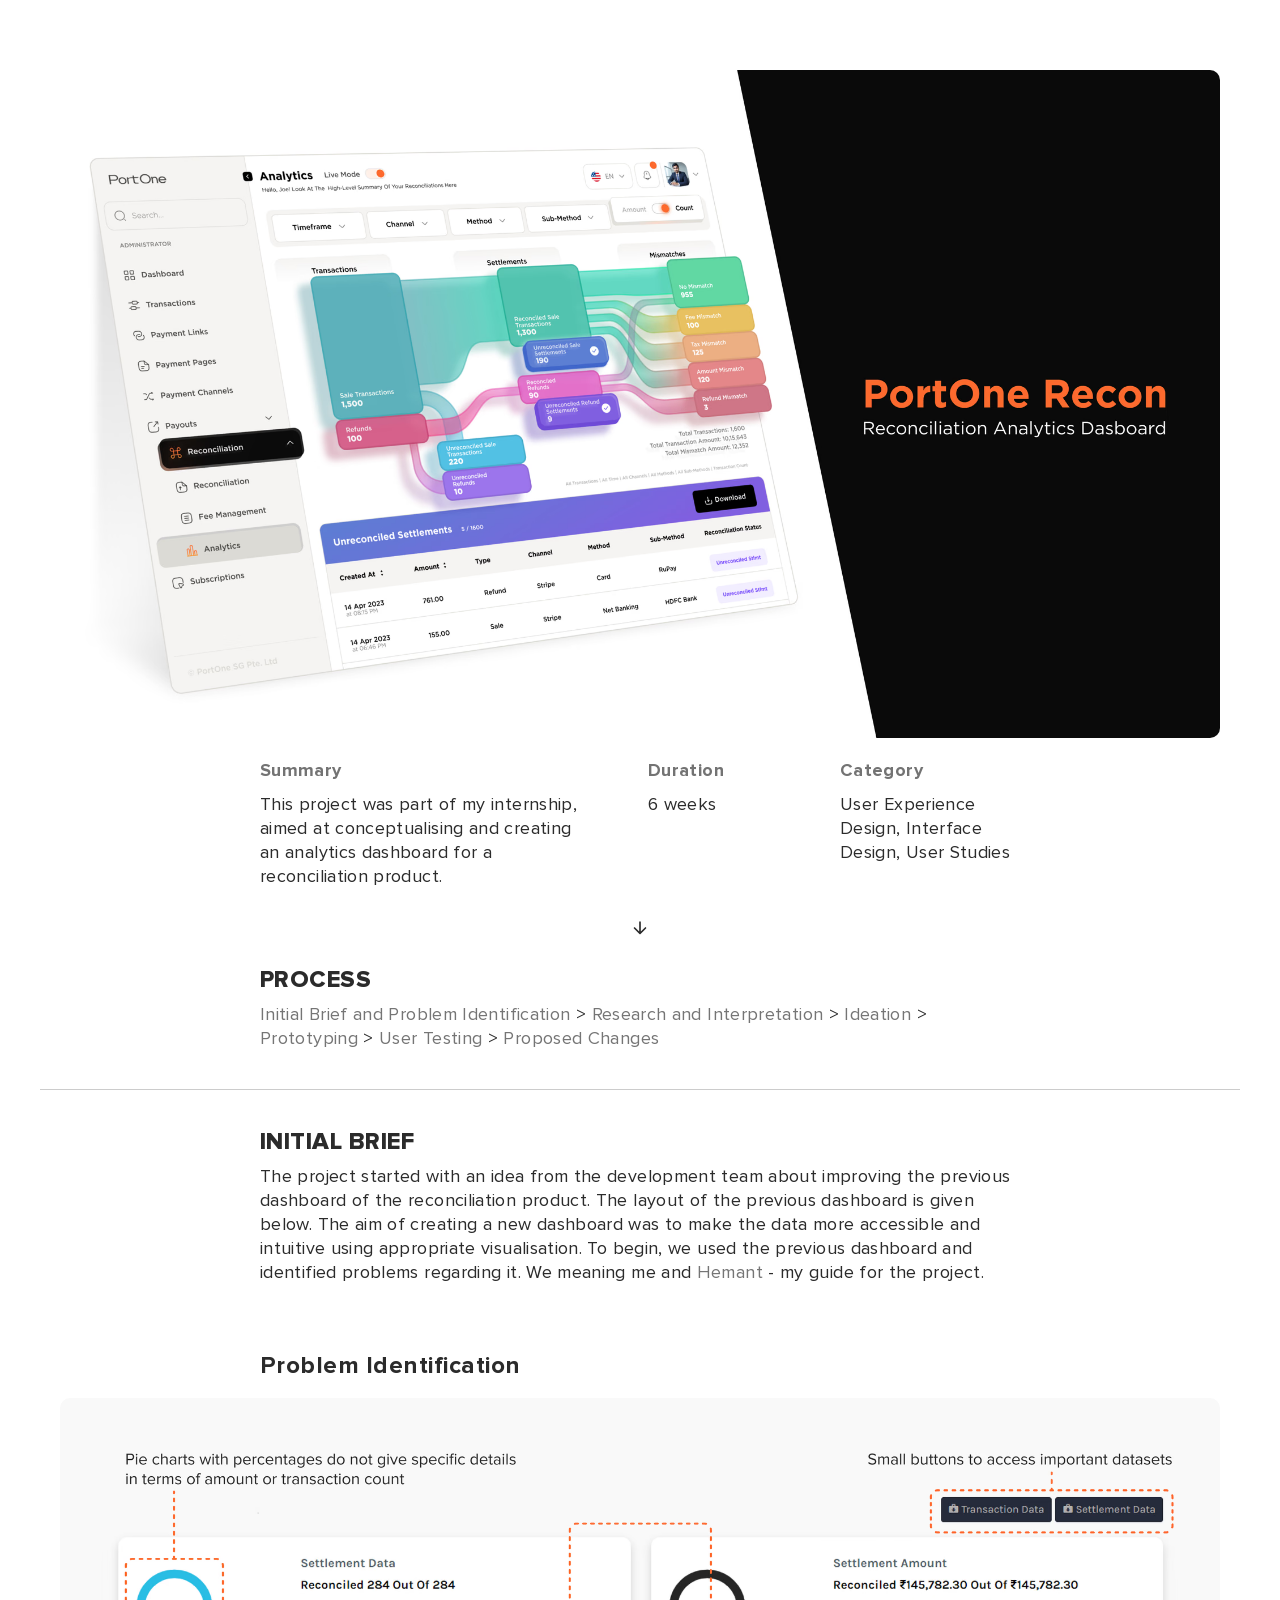
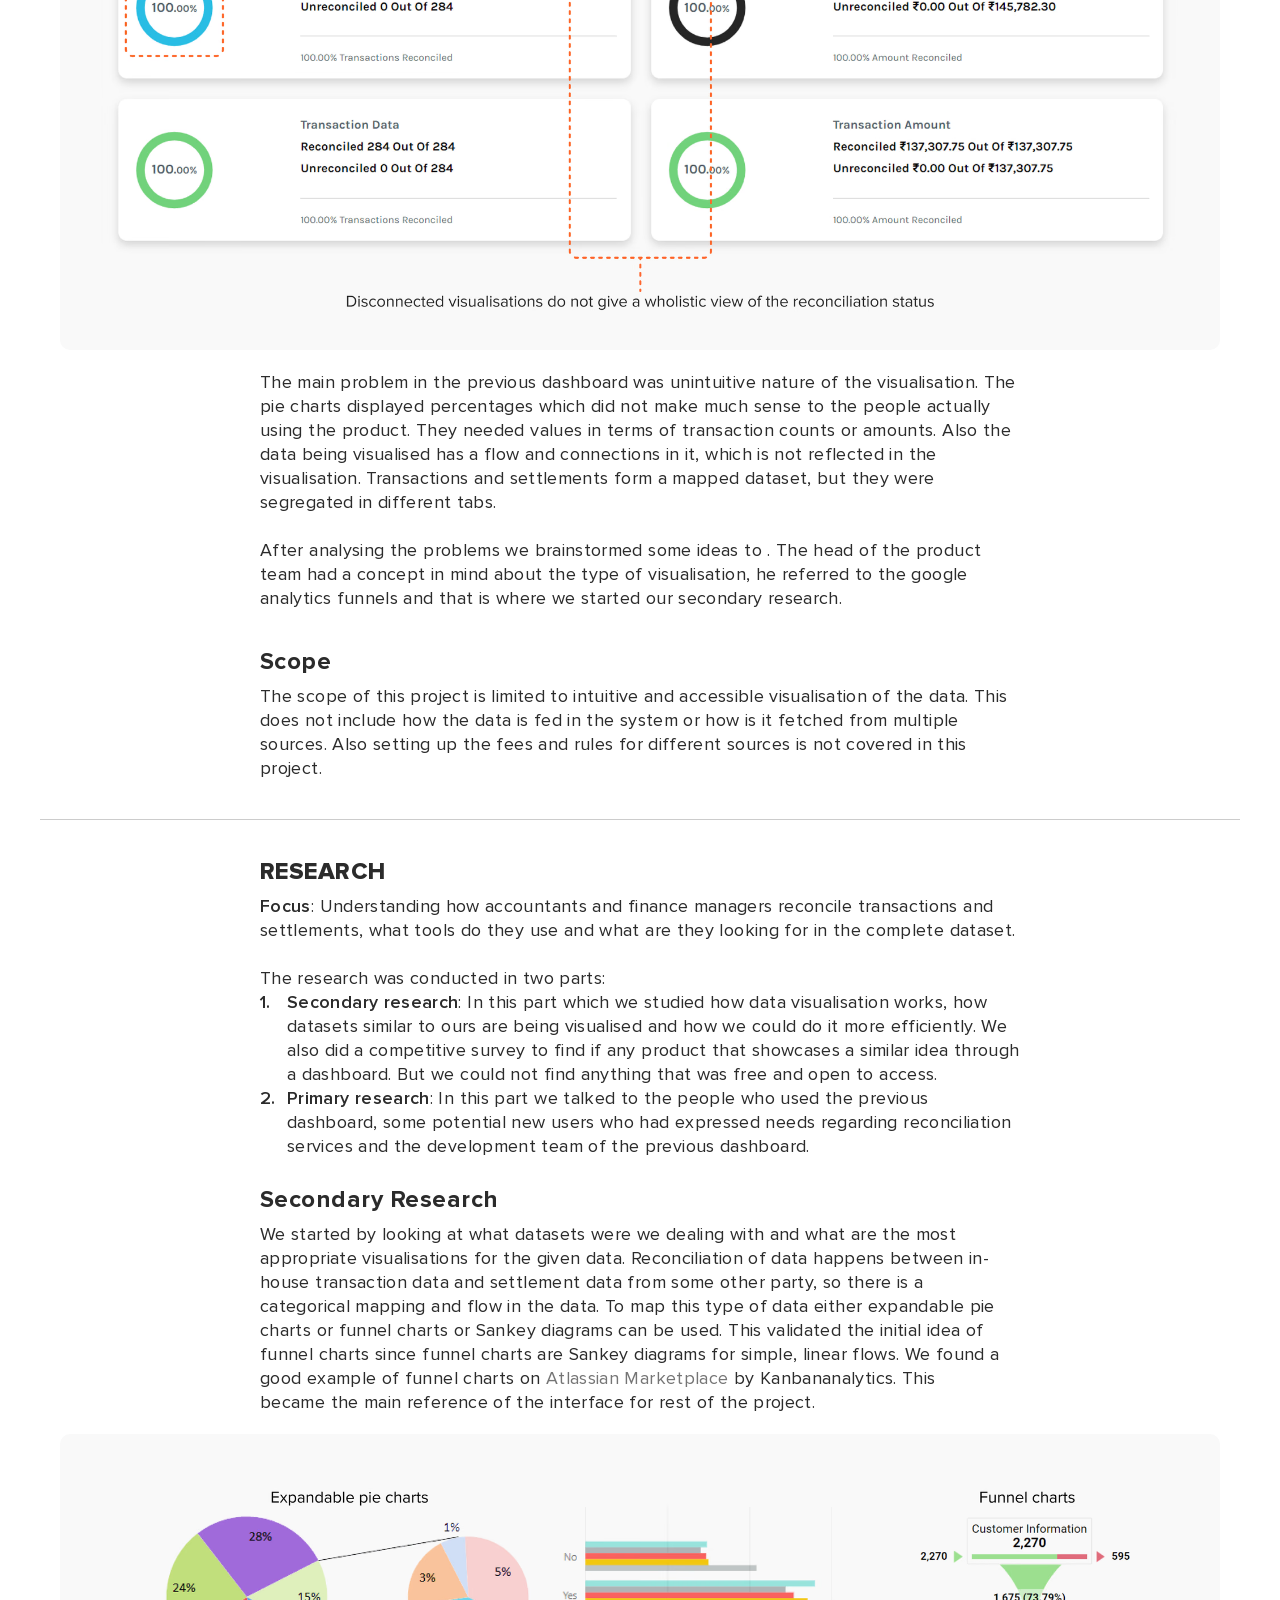
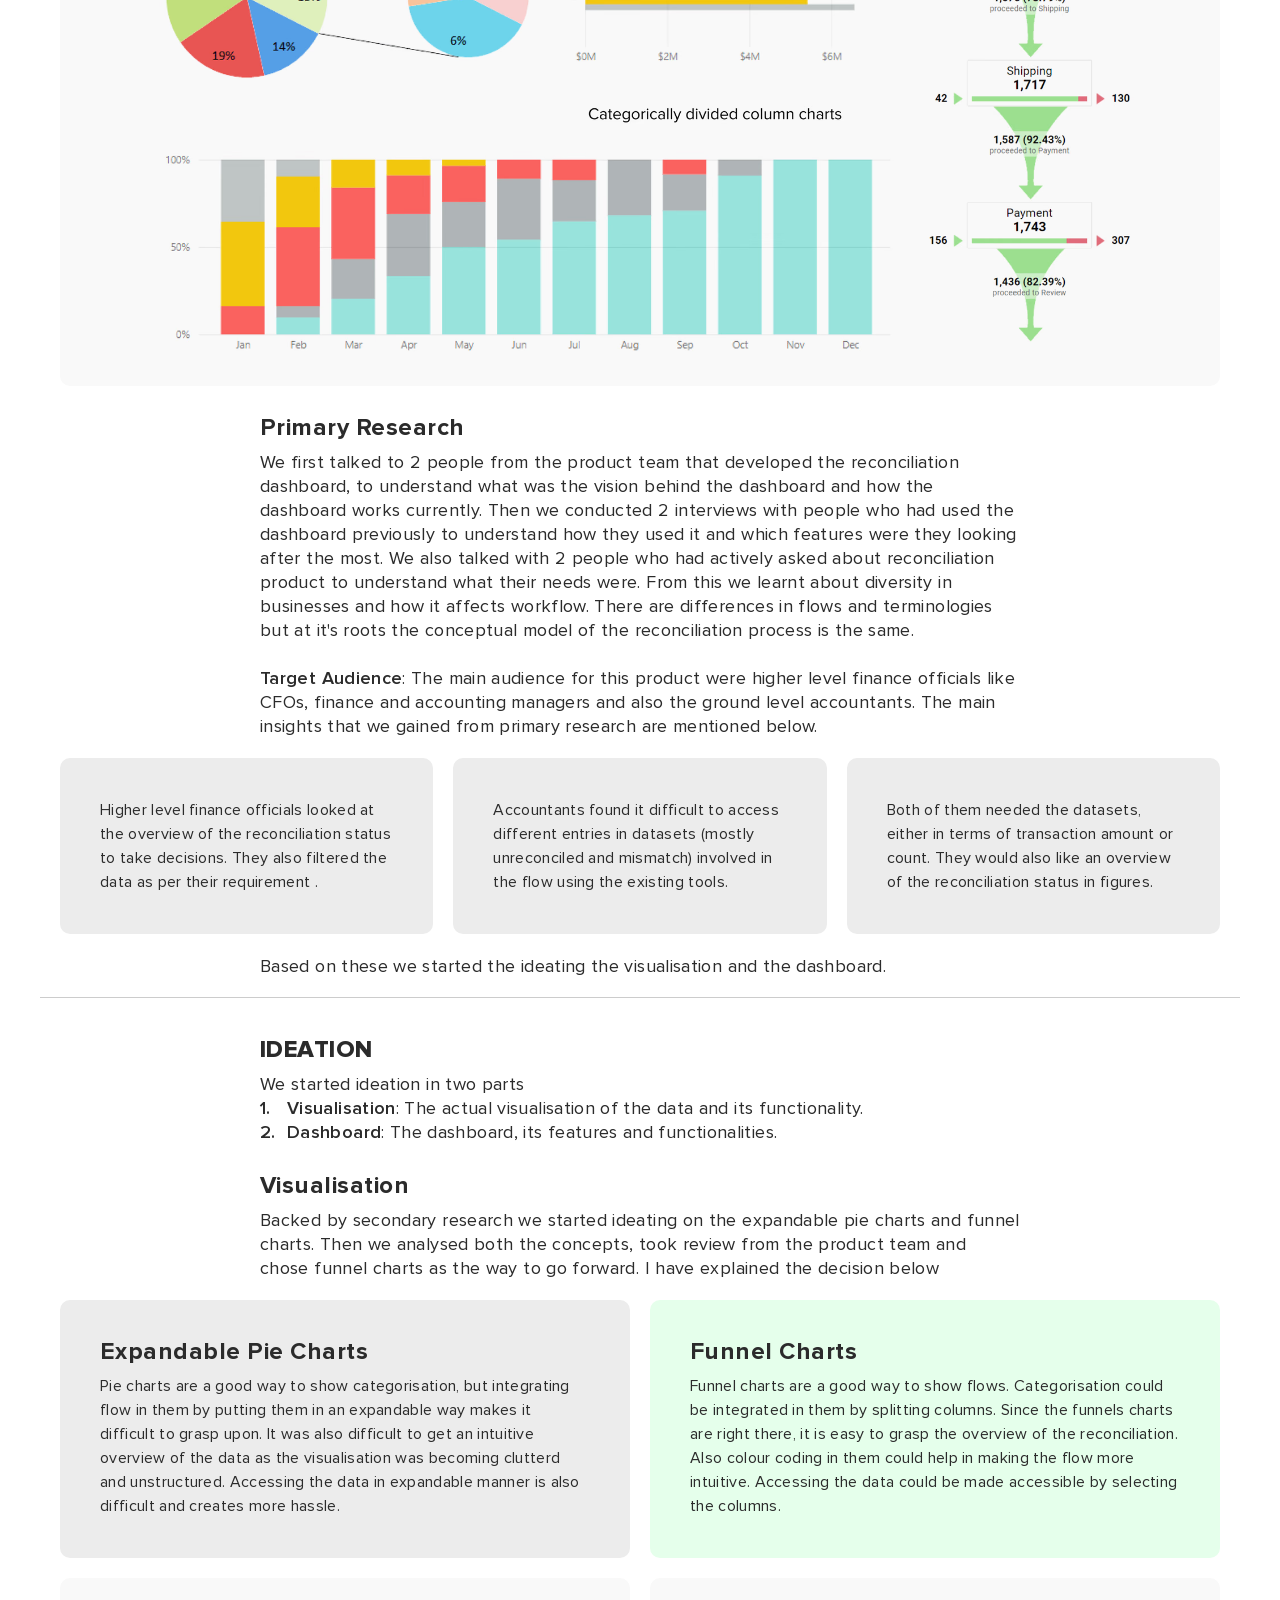
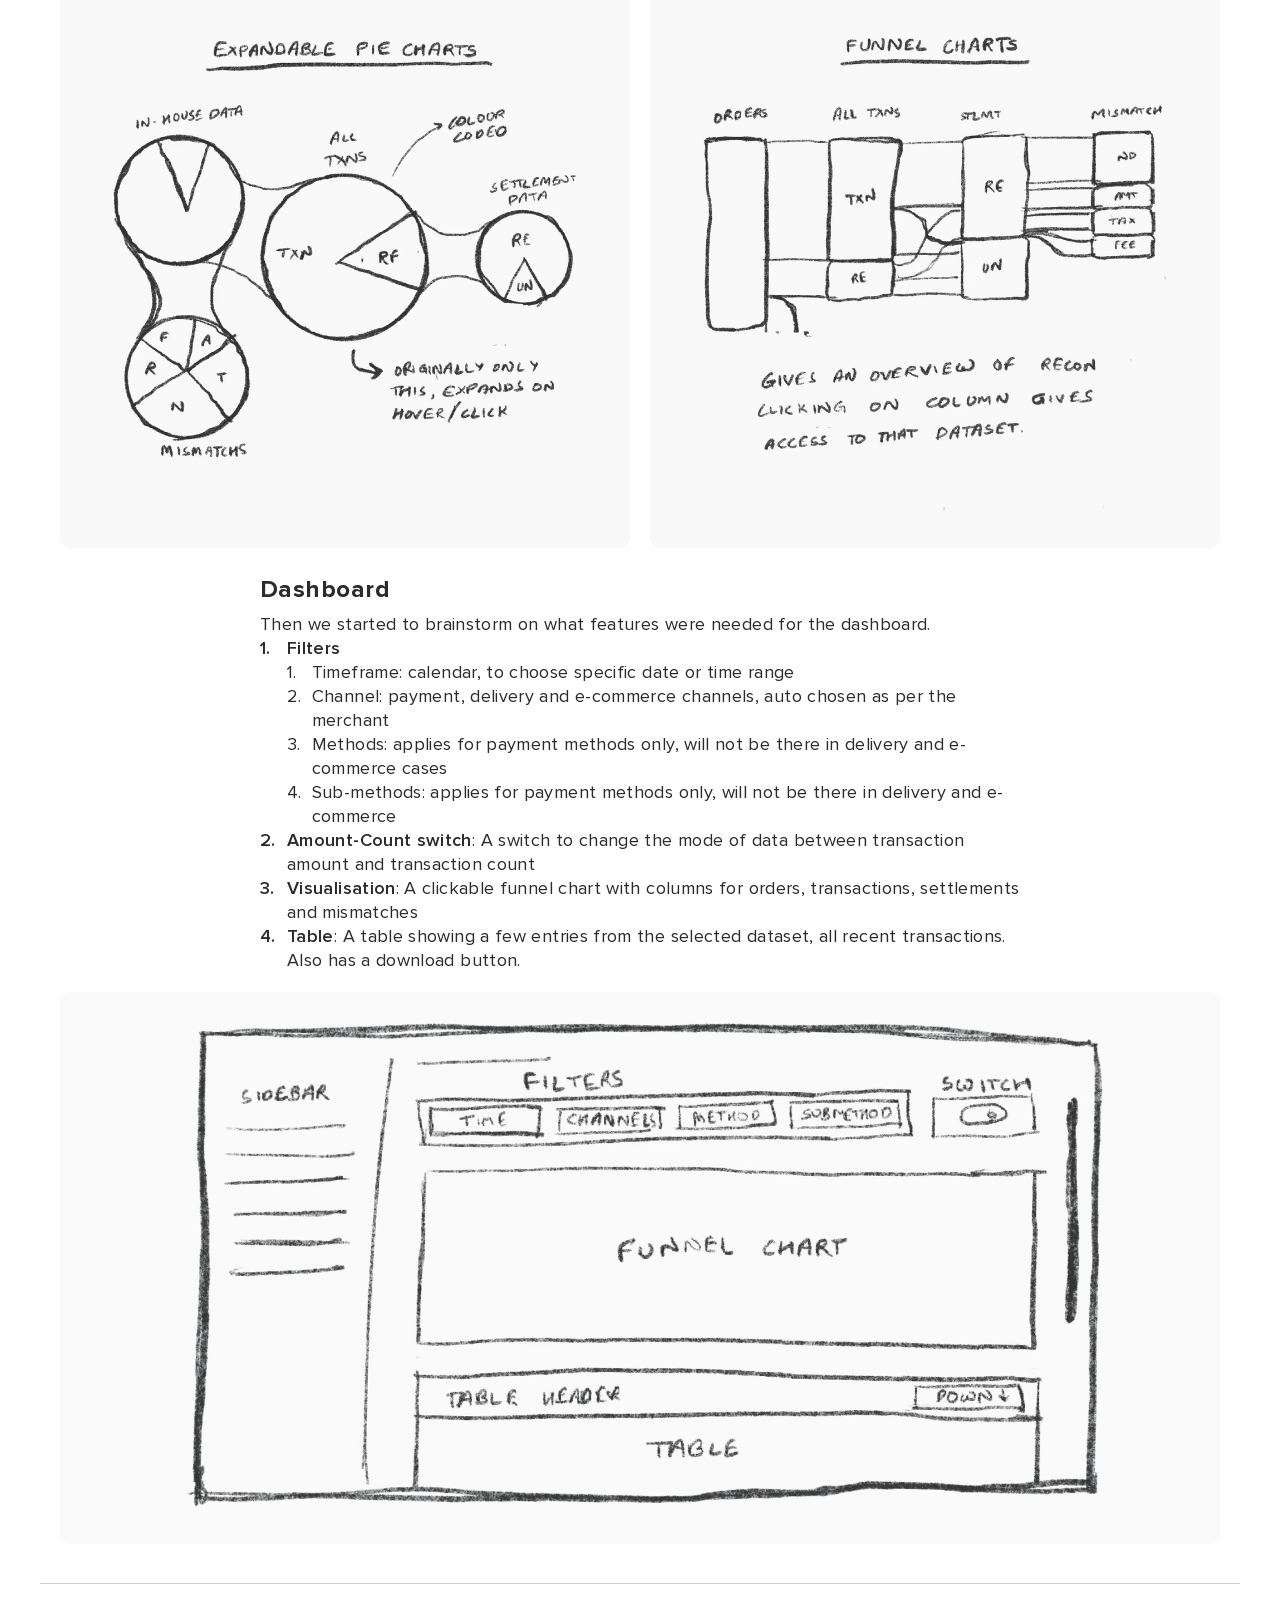
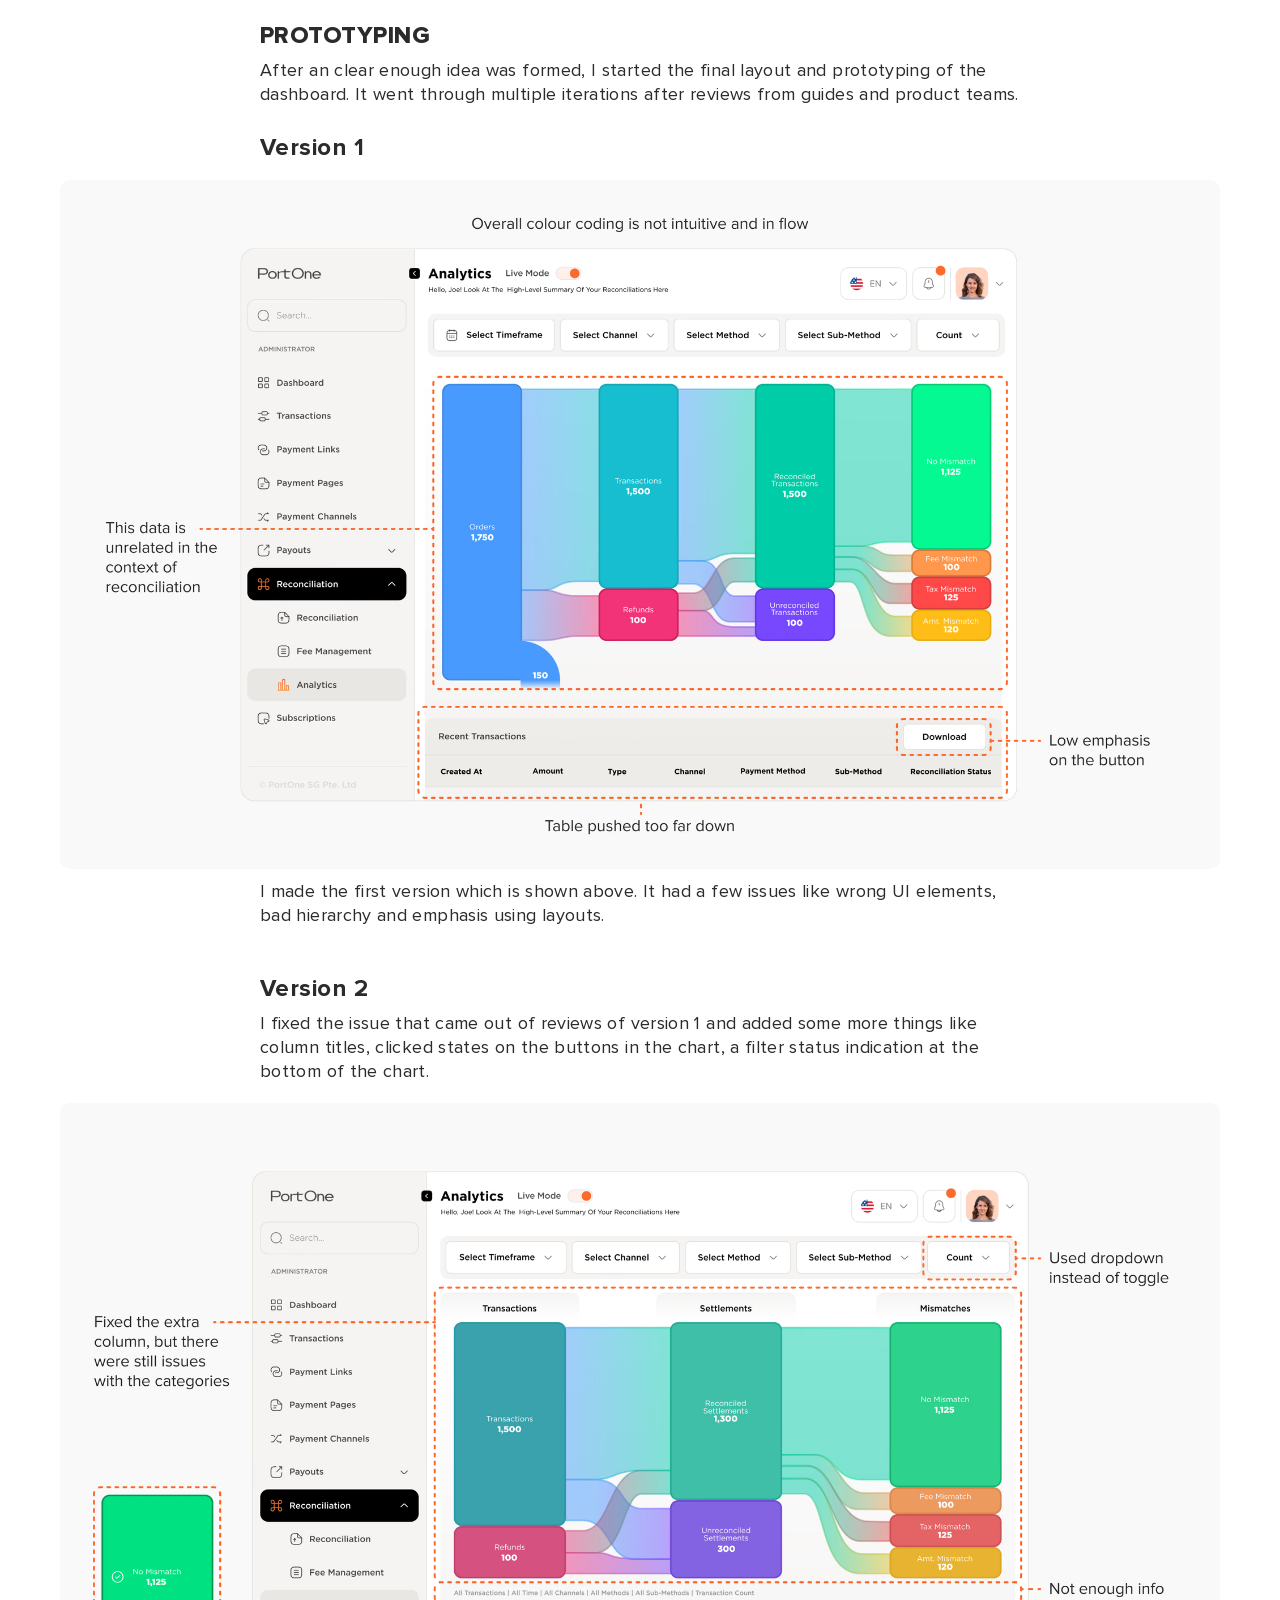
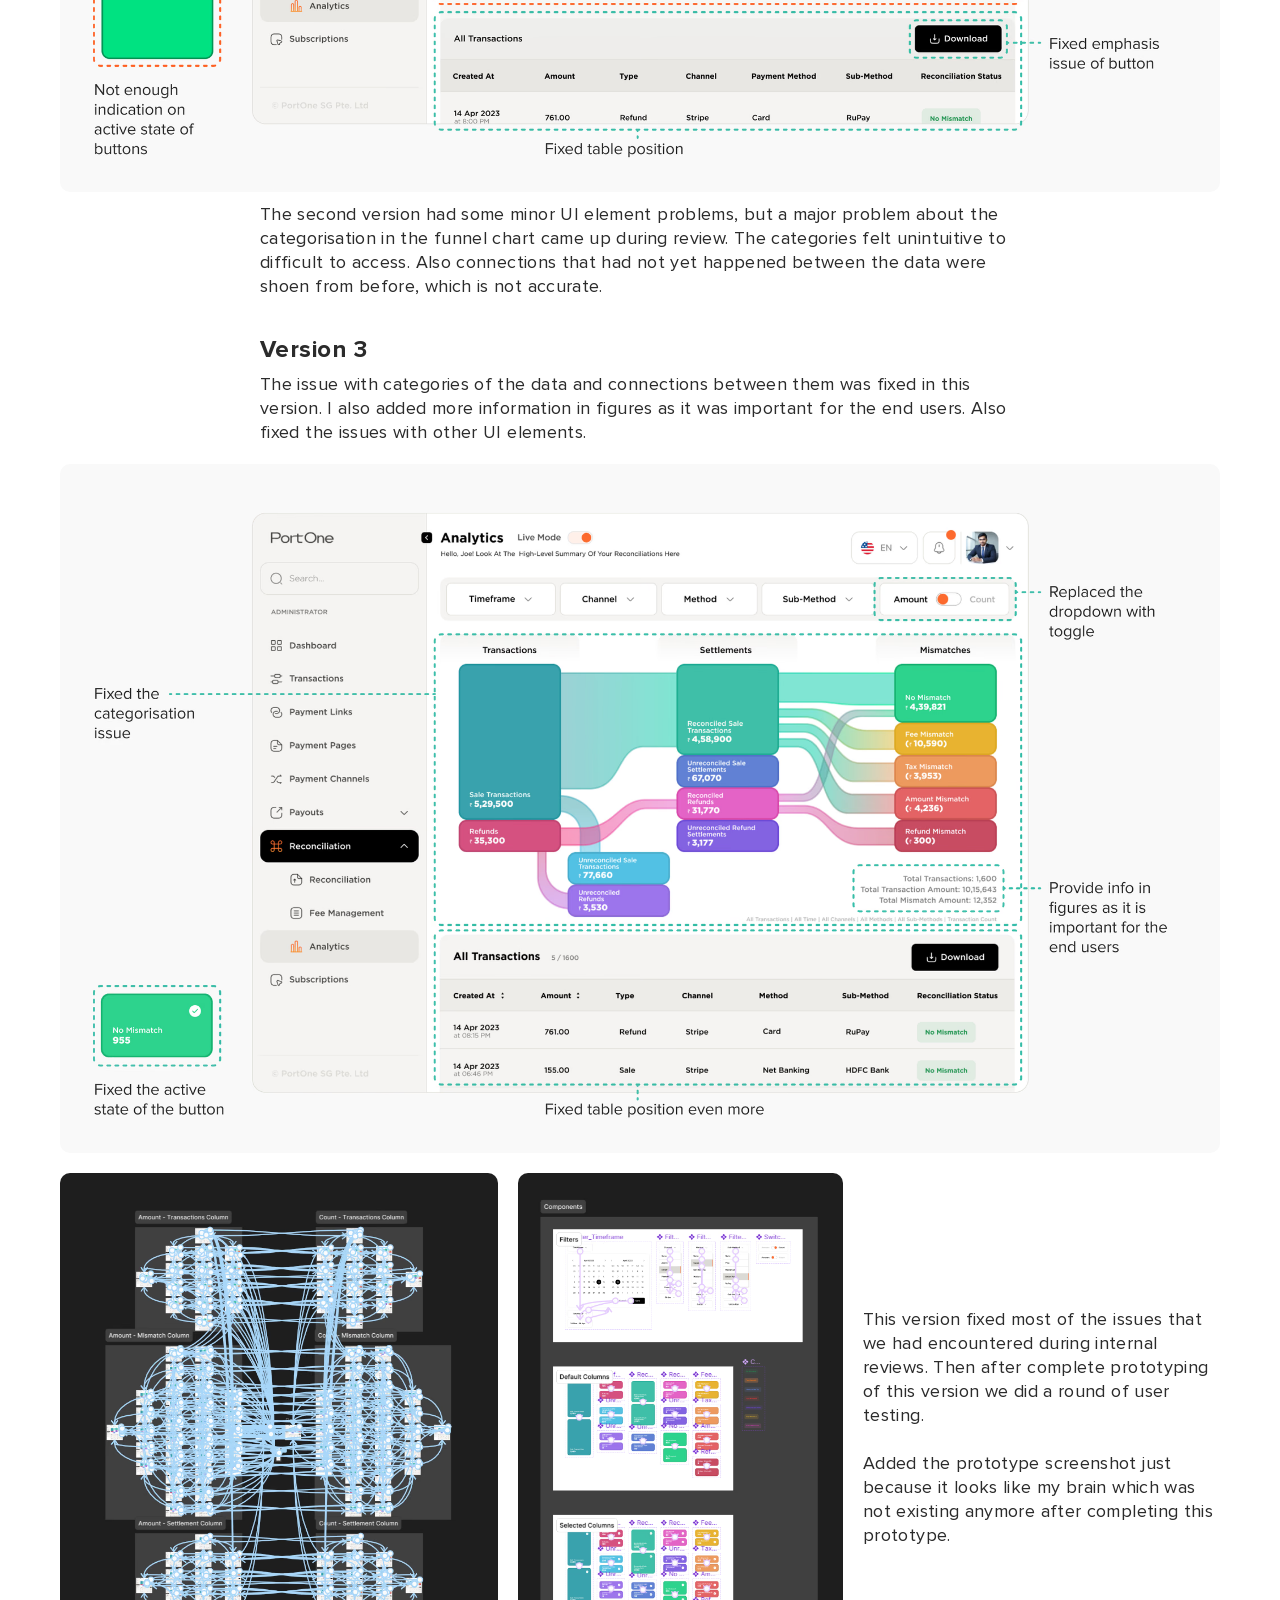
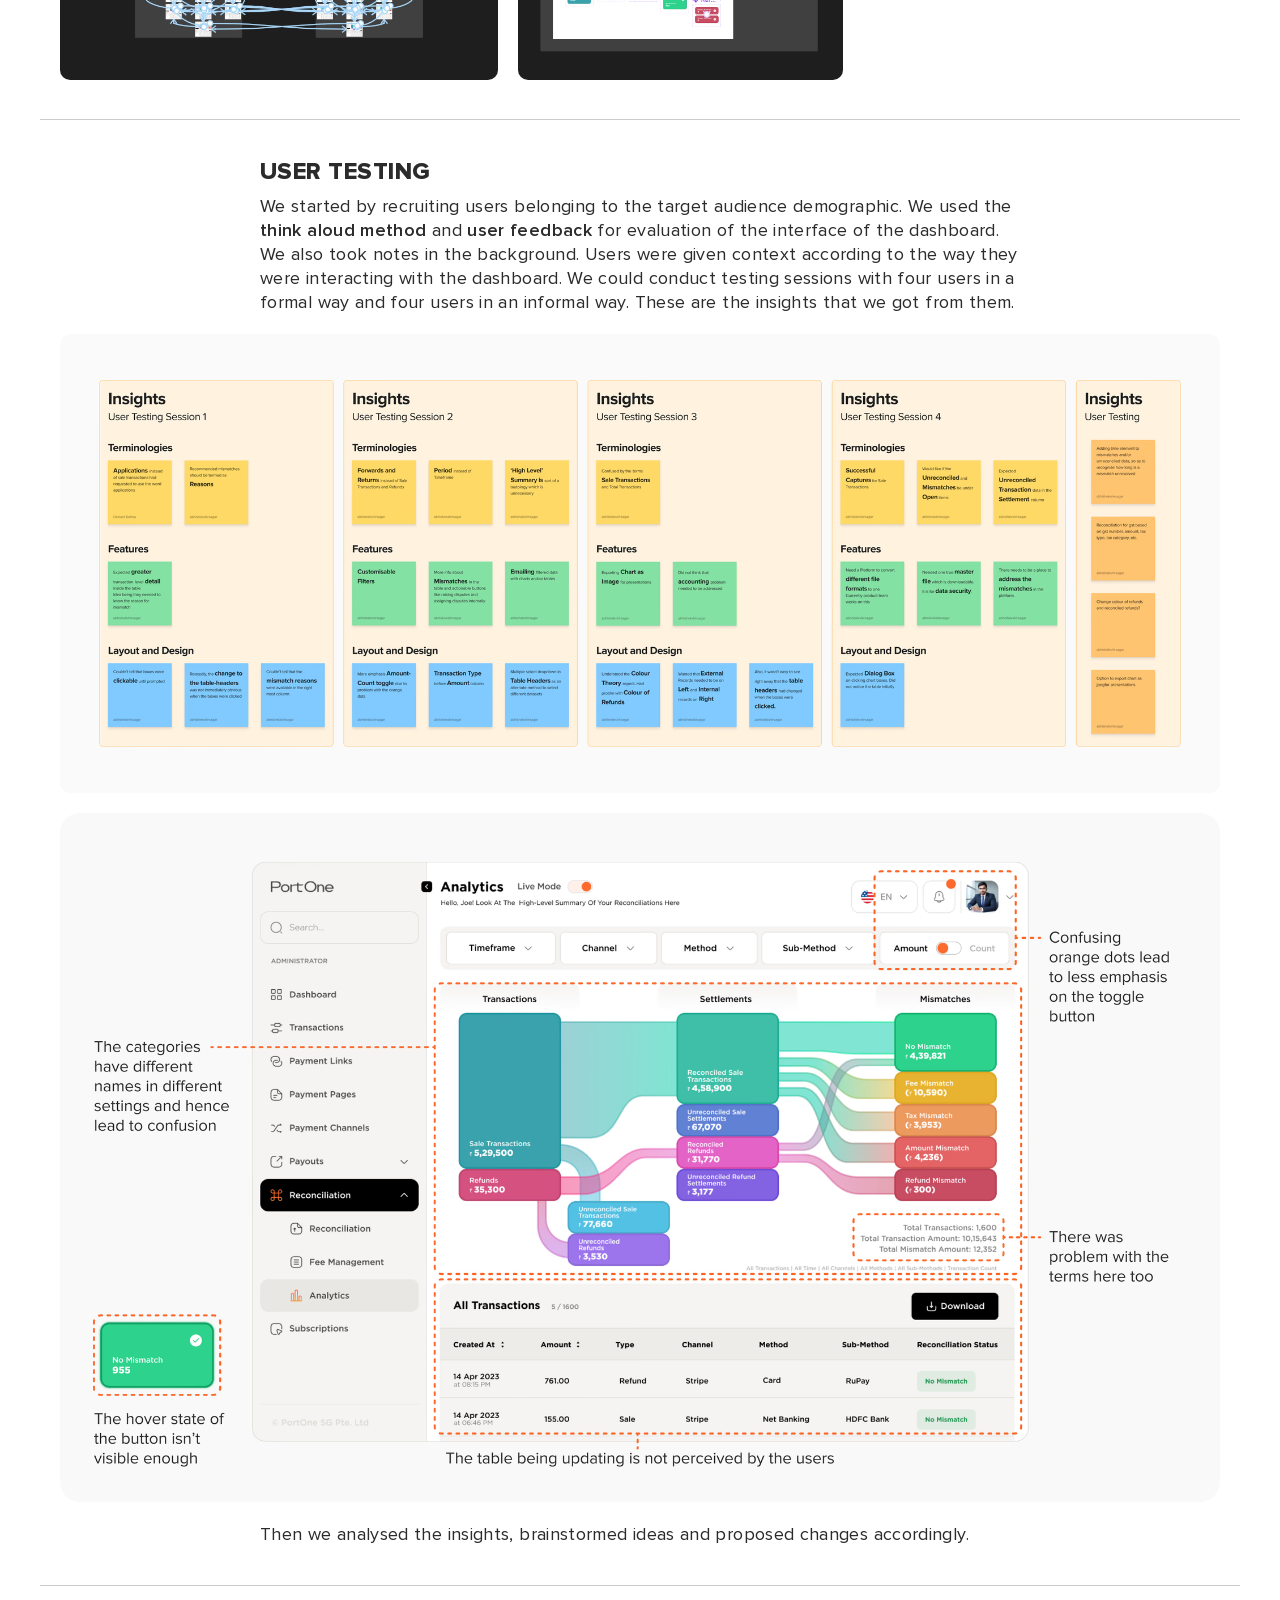
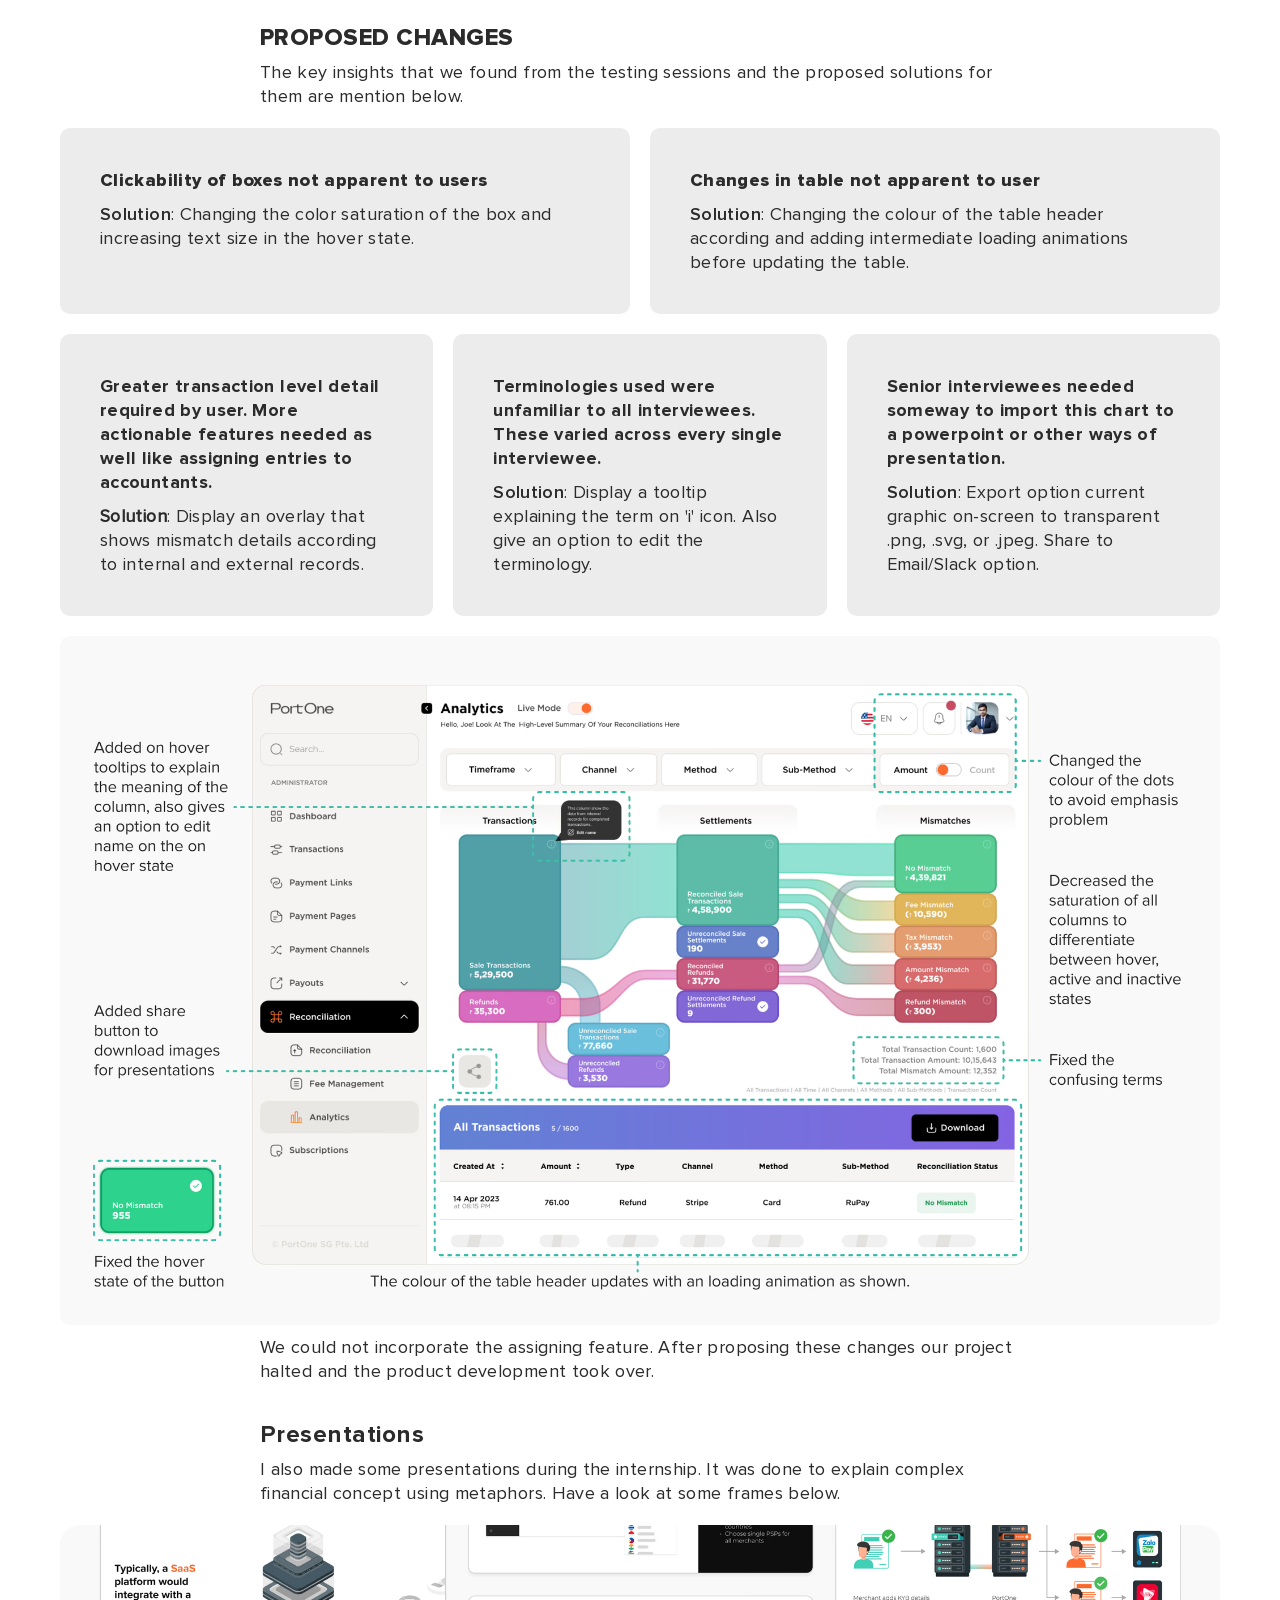
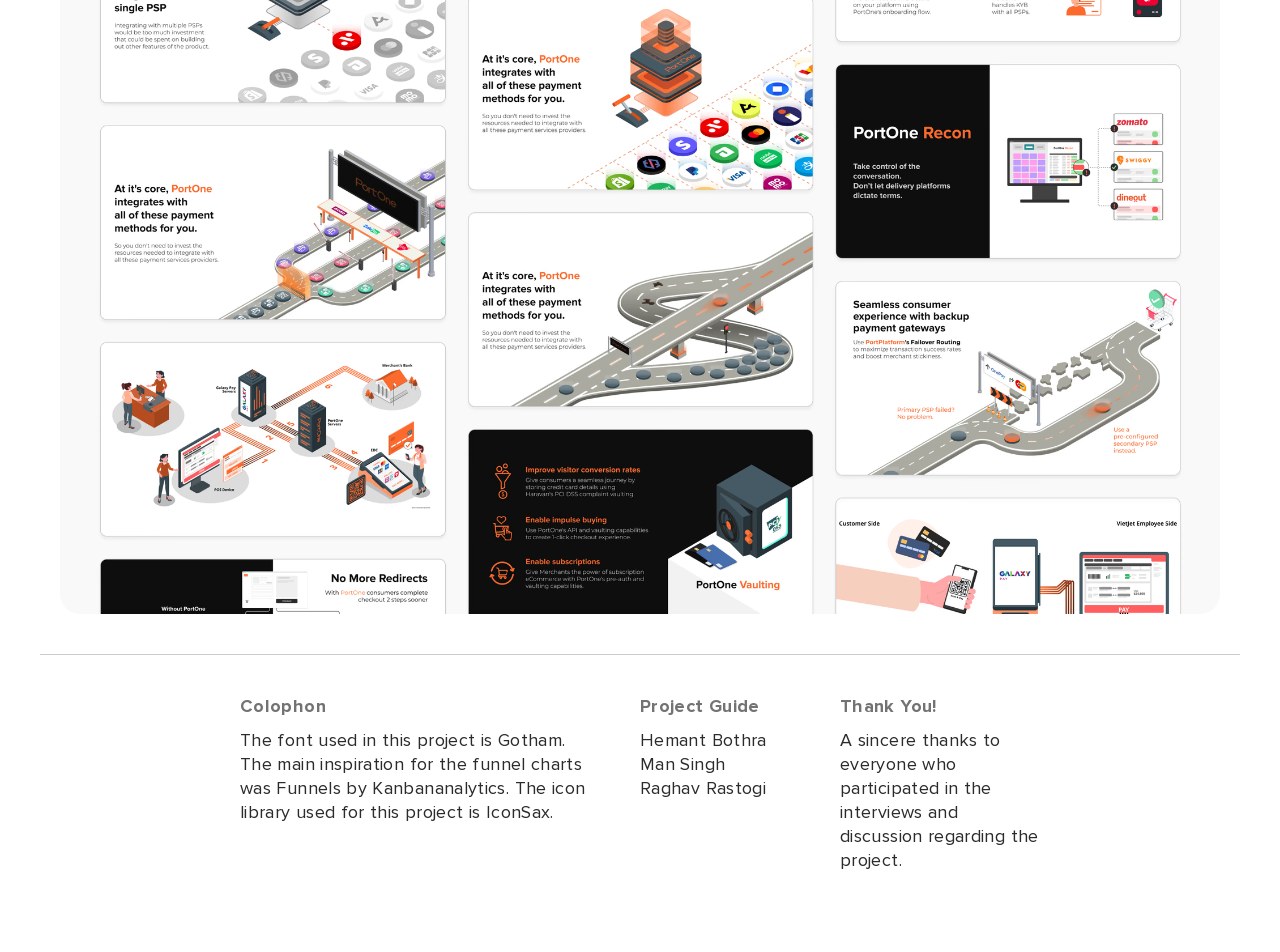
<file: portone-recon/index.html>
<!doctype html>
<!-- ✨ Built with Framer • https://www.framer.com/ -->
<html>
<head><style id="portfolio-badge-override">#__framer-badge-container{display:none!important}</style><script>globalThis.__FRAMER_MIRROR_BASE__=new URL("../",document.baseURI).pathname;</script>
    <meta charset="utf-8">
    
    
    <!-- Start of headStart -->
    
    <!-- End of headStart -->
    <meta name="viewport" content="width=device-width">
    <meta name="generator" content="Framer af04cc1">
    <title>PortOne Recon</title>
    <meta name="description" content="Made with Framer">
    <meta name="framer-search-index" content="https://framerusercontent.com/sites/6j6z7k2QV97Twanljhldfc/searchIndex-Mnrr2DsTQKvN.json">
    <link href="../assets/framerusercontent.com/images/FS86fqNeCy5LxZFNzqiPPjnNDE.png" rel="icon" media="(prefers-color-scheme: light)">
    <link href="../assets/framerusercontent.com/images/FS86fqNeCy5LxZFNzqiPPjnNDE.png" rel="icon" media="(prefers-color-scheme: dark)">
    <!-- Open Graph / Facebook -->
    <meta property="og:type" content="website">
    <meta property="og:title" content="PortOne Recon">
    <meta property="og:description" content="Made with Framer">
    <!-- Twitter -->
    <meta name="twitter:card" content="summary_large_image">
    <meta name="twitter:title" content="PortOne Recon">
    <meta name="twitter:description" content="Made with Framer">
    
    
    
    <meta name="robots" content="max-image-preview:large"><link rel="canonical" href="https://abhishekshirsagar.framer.website/portone-recon"><meta property="og:url" content="https://abhishekshirsagar.framer.website/portone-recon"><link rel="modulepreload" fetchpriority="low" href="../assets/framerusercontent.com/sites/6j6z7k2QV97Twanljhldfc/chunk-Z2I4AZUS.mjs"><link rel="modulepreload" fetchpriority="low" href="../assets/framerusercontent.com/sites/6j6z7k2QV97Twanljhldfc/chunk-JR5VT52U.mjs"><link rel="modulepreload" fetchpriority="low" href="../assets/framerusercontent.com/sites/6j6z7k2QV97Twanljhldfc/chunk-RIUMFBNJ.mjs"><link rel="modulepreload" fetchpriority="low" href="../assets/framerusercontent.com/sites/6j6z7k2QV97Twanljhldfc/CSBYF5Arn4LI76at38EDxkJl-1BwMCBXQ7KkLwI15O0.R5H7ZYRZ.mjs"><link rel="modulepreload" fetchpriority="low" href="../assets/framerusercontent.com/sites/6j6z7k2QV97Twanljhldfc/chunk-6R7B5SGA.mjs"><link rel="modulepreload" fetchpriority="low" href="../assets/framerusercontent.com/sites/6j6z7k2QV97Twanljhldfc/chunk-LJW5HWW3.mjs"><link rel="modulepreload" fetchpriority="low" href="../assets/framerusercontent.com/sites/6j6z7k2QV97Twanljhldfc/chunk-CEQYJW33.mjs"><link rel="modulepreload" fetchpriority="low" href="../assets/framerusercontent.com/sites/6j6z7k2QV97Twanljhldfc/chunk-EB32H6TK.mjs"><link rel="modulepreload" fetchpriority="low" href="../assets/framerusercontent.com/sites/6j6z7k2QV97Twanljhldfc/chunk-42U43NKG.mjs"><link rel="modulepreload" fetchpriority="low" href="../assets/framerusercontent.com/sites/6j6z7k2QV97Twanljhldfc/script_main.4EPXPQ22.mjs"><style data-framer-breakpoint-css>@media(min-width: 1200px){.hidden-1elqbr3{display:none!important}}@media(min-width: 810px) and (max-width: 1199px){.hidden-1wnvtbi{display:none!important}}@media(max-width: 809px){.hidden-1rayfc1{display:none!important}}</style><style data-framer-css-ssr-minified data-framer-components="framer-4IeLB framer-SVLce PropertyOverrides">html,body,#main{margin:0;padding:0;box-sizing:border-box}:root{-webkit-font-smoothing:antialiased;-moz-osx-font-smoothing:grayscale}*{box-sizing:border-box;-webkit-font-smoothing:inherit}h1,h2,h3,h4,h5,h6,p,figure{margin:0}body,input,textarea,select,button{font-size:12px;font-family:sans-serif}#__framer-badge-container{position:fixed;bottom:0;padding:20px;width:100%;display:flex;justify-content:right;pointer-events:none;z-index:314159}.__framer-badge{pointer-events:auto}@font-face{font-family:Anek Latin;font-style:normal;font-weight:500;font-stretch:100%;font-display:swap;src:url("../assets/fonts.gstatic.com/s/aneklatin/v5/co3WmWZulTRoU4a8dqrWiajBS5ByUkvdrluH-z-FzhO7_w.woff2") format("woff2");unicode-range:U+0102-0103,U+0110-0111,U+0128-0129,U+0168-0169,U+01A0-01A1,U+01AF-01B0,U+0300-0301,U+0303-0304,U+0308-0309,U+0323,U+0329,U+1EA0-1EF9,U+20AB}@font-face{font-family:Anek Latin;font-style:normal;font-weight:500;font-stretch:100%;font-display:swap;src:url("../assets/fonts.gstatic.com/s/aneklatin/v5/co3WmWZulTRoU4a8dqrWiajBS5ByUkvdrluH-z-EzhO7_w.woff2") format("woff2");unicode-range:U+0100-02BA,U+02BD-02C5,U+02C7-02CC,U+02CE-02D7,U+02DD-02FF,U+0304,U+0308,U+0329,U+1D00-1DBF,U+1E00-1E9F,U+1EF2-1EFF,U+2020,U+20A0-20AB,U+20AD-20C0,U+2113,U+2C60-2C7F,U+A720-A7FF}@font-face{font-family:Anek Latin;font-style:normal;font-weight:500;font-stretch:100%;font-display:swap;src:url("../assets/fonts.gstatic.com/s/aneklatin/v5/co3WmWZulTRoU4a8dqrWiajBS5ByUkvdrluH-z-KzhM.woff2") format("woff2");unicode-range:U+0000-00FF,U+0131,U+0152-0153,U+02BB-02BC,U+02C6,U+02DA,U+02DC,U+0304,U+0308,U+0329,U+2000-206F,U+20AC,U+2122,U+2191,U+2193,U+2212,U+2215,U+FEFF,U+FFFD}@font-face{font-family:Anek Latin;font-style:normal;font-weight:600;font-stretch:100%;font-display:swap;src:url("../assets/fonts.gstatic.com/s/aneklatin/v5/co3WmWZulTRoU4a8dqrWiajBS5ByUkvdrluH-z-FzhO7_w.woff2") format("woff2");unicode-range:U+0102-0103,U+0110-0111,U+0128-0129,U+0168-0169,U+01A0-01A1,U+01AF-01B0,U+0300-0301,U+0303-0304,U+0308-0309,U+0323,U+0329,U+1EA0-1EF9,U+20AB}@font-face{font-family:Anek Latin;font-style:normal;font-weight:600;font-stretch:100%;font-display:swap;src:url("../assets/fonts.gstatic.com/s/aneklatin/v5/co3WmWZulTRoU4a8dqrWiajBS5ByUkvdrluH-z-EzhO7_w.woff2") format("woff2");unicode-range:U+0100-02BA,U+02BD-02C5,U+02C7-02CC,U+02CE-02D7,U+02DD-02FF,U+0304,U+0308,U+0329,U+1D00-1DBF,U+1E00-1E9F,U+1EF2-1EFF,U+2020,U+20A0-20AB,U+20AD-20C0,U+2113,U+2C60-2C7F,U+A720-A7FF}@font-face{font-family:Anek Latin;font-style:normal;font-weight:600;font-stretch:100%;font-display:swap;src:url("../assets/fonts.gstatic.com/s/aneklatin/v5/co3WmWZulTRoU4a8dqrWiajBS5ByUkvdrluH-z-KzhM.woff2") format("woff2");unicode-range:U+0000-00FF,U+0131,U+0152-0153,U+02BB-02BC,U+02C6,U+02DA,U+02DC,U+0304,U+0308,U+0329,U+2000-206F,U+20AC,U+2122,U+2191,U+2193,U+2212,U+2215,U+FEFF,U+FFFD}@font-face{font-family:Proxima Nova Regular;src:url("../assets/framerusercontent.com/assets/NGygONmfNOu9gj9jcyqCrBLjuo.ttf");font-display:swap}@font-face{font-family:Proxima Nova Extrabold;src:url("../assets/framerusercontent.com/assets/mptxu7DlsPQjRGL9b9GCGaAMhzc.ttf");font-display:swap}@font-face{font-family:Proxima Nova Bold;src:url("../assets/framerusercontent.com/assets/AXTagucR5iFA5eDcnMkiK4Al3pk.ttf");font-display:swap}@font-face{font-family:Proxima Nova Semibold;src:url("../assets/framerusercontent.com/modules/assets/EGCI04XjKjsDebeOyfVvxoRHLXQ~7eCQlm632yQVqMEIghyVkGz0q9SQEy1L2ehmPX1Tr5l-8.ttf");font-display:swap}@font-face{font-family:Proxima Nova Bold Italic;src:url("../assets/framerusercontent.com/assets/FUowpZxc3z9B90GLeKI1OFH7rY.ttf");font-display:swap}@font-face{font-family:Proxima Nova Light;src:url("../assets/framerusercontent.com/assets/zyzTeIcPHZ33SqN9MNnzAlxgCvw.ttf");font-display:swap}@font-face{font-family:Inter;src:url("../assets/framerusercontent.com/assets/5vvr9Vy74if2I6bQbJvbw7SY1pQ.woff2");font-display:swap;font-style:normal;font-weight:400;unicode-range:U+0460-052F,U+1C80-1C88,U+20B4,U+2DE0-2DFF,U+A640-A69F,U+FE2E-FE2F}@font-face{font-family:Inter;src:url("../assets/framerusercontent.com/assets/EOr0mi4hNtlgWNn9if640EZzXCo.woff2");font-display:swap;font-style:normal;font-weight:400;unicode-range:U+0301,U+0400-045F,U+0490-0491,U+04B0-04B1,U+2116}@font-face{font-family:Inter;src:url("../assets/framerusercontent.com/assets/Y9k9QrlZAqio88Klkmbd8VoMQc.woff2");font-display:swap;font-style:normal;font-weight:400;unicode-range:U+1F00-1FFF}@font-face{font-family:Inter;src:url("../assets/framerusercontent.com/assets/OYrD2tBIBPvoJXiIHnLoOXnY9M.woff2");font-display:swap;font-style:normal;font-weight:400;unicode-range:U+0370-03FF}@font-face{font-family:Inter;src:url("../assets/framerusercontent.com/assets/JeYwfuaPfZHQhEG8U5gtPDZ7WQ.woff2");font-display:swap;font-style:normal;font-weight:400;unicode-range:U+0100-024F,U+0259,U+1E00-1EFF,U+2020,U+20A0-20AB,U+20AD-20CF,U+2113,U+2C60-2C7F,U+A720-A7FF}@font-face{font-family:Inter;src:url("../assets/framerusercontent.com/assets/vQyevYAyHtARFwPqUzQGpnDs.woff2");font-display:swap;font-style:normal;font-weight:400;unicode-range:U+0000-00FF,U+0131,U+0152-0153,U+02BB-02BC,U+02C6,U+02DA,U+02DC,U+2000-206F,U+2074,U+20AC,U+2122,U+2191,U+2193,U+2212,U+2215,U+FEFF,U+FFFD}@font-face{font-family:Inter;src:url("../assets/framerusercontent.com/assets/b6Y37FthZeALduNqHicBT6FutY.woff2");font-display:swap;font-style:normal;font-weight:400;unicode-range:U+0102-0103,U+0110-0111,U+0128-0129,U+0168-0169,U+01A0-01A1,U+01AF-01B0,U+1EA0-1EF9,U+20AB}@font-face{font-family:Inter;src:url("../assets/framerusercontent.com/assets/NXxvFRoY5LDh3yCm7MEP2jqYk.woff2");font-display:block;font-style:normal;font-weight:100;unicode-range:U+0460-052F,U+1C80-1C88,U+20B4,U+2DE0-2DFF,U+A640-A69F,U+FE2E-FE2F}@font-face{font-family:Inter;src:url("../assets/framerusercontent.com/assets/5CcgcVyoWSqO1THBiISd6oCog.woff2");font-display:block;font-style:normal;font-weight:100;unicode-range:U+0301,U+0400-045F,U+0490-0491,U+04B0-04B1,U+2116}@font-face{font-family:Inter;src:url("../assets/framerusercontent.com/assets/MF544SVCvk3yNpLIz3pwDXFZPKM.woff2");font-display:block;font-style:normal;font-weight:100;unicode-range:U+1F00-1FFF}@font-face{font-family:Inter;src:url("../assets/framerusercontent.com/assets/TNtxudDBkAm2RXdtU3rvTBwoM.woff2");font-display:block;font-style:normal;font-weight:100;unicode-range:U+0370-03FF}@font-face{font-family:Inter;src:url("../assets/framerusercontent.com/assets/fIabp4VN5z7iJ3lNOz9qfNeQHc.woff2");font-display:block;font-style:normal;font-weight:100;unicode-range:U+0100-024F,U+0259,U+1E00-1EFF,U+2020,U+20A0-20AB,U+20AD-20CF,U+2113,U+2C60-2C7F,U+A720-A7FF}@font-face{font-family:Inter;src:url("../assets/framerusercontent.com/assets/YSOgKh50dqzzsXffetgcarlLHcI.woff2");font-display:block;font-style:normal;font-weight:100;unicode-range:U+0000-00FF,U+0131,U+0152-0153,U+02BB-02BC,U+02C6,U+02DA,U+02DC,U+2000-206F,U+2074,U+20AC,U+2122,U+2191,U+2193,U+2212,U+2215,U+FEFF,U+FFFD}@font-face{font-family:Inter;src:url("../assets/framerusercontent.com/assets/9iRSYClnXA0RMygyIn6yjjWXJw.woff2");font-display:block;font-style:normal;font-weight:100;unicode-range:U+0102-0103,U+0110-0111,U+0128-0129,U+0168-0169,U+01A0-01A1,U+01AF-01B0,U+1EA0-1EF9,U+20AB}@font-face{font-family:Inter;src:url("../assets/framerusercontent.com/assets/MVhJhYeDWxeyqT939zMNyw9p8.woff2");font-display:block;font-style:normal;font-weight:200;unicode-range:U+0460-052F,U+1C80-1C88,U+20B4,U+2DE0-2DFF,U+A640-A69F,U+FE2E-FE2F}@font-face{font-family:Inter;src:url("../assets/framerusercontent.com/assets/WXQXYfAQJIi2pCJACAfWWXfIDqI.woff2");font-display:block;font-style:normal;font-weight:200;unicode-range:U+0301,U+0400-045F,U+0490-0491,U+04B0-04B1,U+2116}@font-face{font-family:Inter;src:url("../assets/framerusercontent.com/assets/RJeJJARdrtNUtic58kOz7hIgBuE.woff2");font-display:block;font-style:normal;font-weight:200;unicode-range:U+1F00-1FFF}@font-face{font-family:Inter;src:url("../assets/framerusercontent.com/assets/4hBRAuM02i3fsxYDzyNvt5Az2so.woff2");font-display:block;font-style:normal;font-weight:200;unicode-range:U+0370-03FF}@font-face{font-family:Inter;src:url("../assets/framerusercontent.com/assets/fz1JbBffNGgK7BNUI1mmbFBlgA8.woff2");font-display:block;font-style:normal;font-weight:200;unicode-range:U+0100-024F,U+0259,U+1E00-1EFF,U+2020,U+20A0-20AB,U+20AD-20CF,U+2113,U+2C60-2C7F,U+A720-A7FF}@font-face{font-family:Inter;src:url("../assets/framerusercontent.com/assets/hgmI3sEShaw5UU738TAjDBQPH0.woff2");font-display:block;font-style:normal;font-weight:200;unicode-range:U+0000-00FF,U+0131,U+0152-0153,U+02BB-02BC,U+02C6,U+02DA,U+02DC,U+2000-206F,U+2074,U+20AC,U+2122,U+2191,U+2193,U+2212,U+2215,U+FEFF,U+FFFD}@font-face{font-family:Inter;src:url("../assets/framerusercontent.com/assets/eIZyQwIlHYR0mnMSneEDMtqBPgw.woff2");font-display:block;font-style:normal;font-weight:200;unicode-range:U+0102-0103,U+0110-0111,U+0128-0129,U+0168-0169,U+01A0-01A1,U+01AF-01B0,U+1EA0-1EF9,U+20AB}@font-face{font-family:Inter;src:url("../assets/framerusercontent.com/assets/BkDpl4ghaqvMi1btKFyG2tdbec.woff2");font-display:swap;font-style:normal;font-weight:300;unicode-range:U+0460-052F,U+1C80-1C88,U+20B4,U+2DE0-2DFF,U+A640-A69F,U+FE2E-FE2F}@font-face{font-family:Inter;src:url("../assets/framerusercontent.com/assets/zAMK70AQRFSShJgUiaR5IiIhgzk.woff2");font-display:swap;font-style:normal;font-weight:300;unicode-range:U+0301,U+0400-045F,U+0490-0491,U+04B0-04B1,U+2116}@font-face{font-family:Inter;src:url("../assets/framerusercontent.com/assets/IETjvc5qzUaRoaruDpPSwCUM8.woff2");font-display:swap;font-style:normal;font-weight:300;unicode-range:U+1F00-1FFF}@font-face{font-family:Inter;src:url("../assets/framerusercontent.com/assets/oLCoaT3ioA0fHdJnWR9W6k7NY.woff2");font-display:swap;font-style:normal;font-weight:300;unicode-range:U+0370-03FF}@font-face{font-family:Inter;src:url("../assets/framerusercontent.com/assets/Sj0PCHQSBjFmEp6NBWg6FNaKc.woff2");font-display:swap;font-style:normal;font-weight:300;unicode-range:U+0100-024F,U+0259,U+1E00-1EFF,U+2020,U+20A0-20AB,U+20AD-20CF,U+2113,U+2C60-2C7F,U+A720-A7FF}@font-face{font-family:Inter;src:url("../assets/framerusercontent.com/assets/v2q8JTTTs7McDMSEhnxAIBqd0.woff2");font-display:swap;font-style:normal;font-weight:300;unicode-range:U+0000-00FF,U+0131,U+0152-0153,U+02BB-02BC,U+02C6,U+02DA,U+02DC,U+2000-206F,U+2074,U+20AC,U+2122,U+2191,U+2193,U+2212,U+2215,U+FEFF,U+FFFD}@font-face{font-family:Inter;src:url("../assets/framerusercontent.com/assets/H4TfENUY1rh8R9UaSD6vngjJP3M.woff2");font-display:swap;font-style:normal;font-weight:300;unicode-range:U+0102-0103,U+0110-0111,U+0128-0129,U+0168-0169,U+01A0-01A1,U+01AF-01B0,U+1EA0-1EF9,U+20AB}@font-face{font-family:Inter;src:url("../assets/framerusercontent.com/assets/5A3Ce6C9YYmCjpQx9M4inSaKU.woff2");font-display:swap;font-style:normal;font-weight:500;unicode-range:U+0460-052F,U+1C80-1C88,U+20B4,U+2DE0-2DFF,U+A640-A69F,U+FE2E-FE2F}@font-face{font-family:Inter;src:url("../assets/framerusercontent.com/assets/Qx95Xyt0Ka3SGhinnbXIGpEIyP4.woff2");font-display:swap;font-style:normal;font-weight:500;unicode-range:U+0301,U+0400-045F,U+0490-0491,U+04B0-04B1,U+2116}@font-face{font-family:Inter;src:url("../assets/framerusercontent.com/assets/6mJuEAguuIuMog10gGvH5d3cl8.woff2");font-display:swap;font-style:normal;font-weight:500;unicode-range:U+1F00-1FFF}@font-face{font-family:Inter;src:url("../assets/framerusercontent.com/assets/xYYWaj7wCU5zSQH0eXvSaS19wo.woff2");font-display:swap;font-style:normal;font-weight:500;unicode-range:U+0370-03FF}@font-face{font-family:Inter;src:url("../assets/framerusercontent.com/assets/otTaNuNpVK4RbdlT7zDDdKvQBA.woff2");font-display:swap;font-style:normal;font-weight:500;unicode-range:U+0100-024F,U+0259,U+1E00-1EFF,U+2020,U+20A0-20AB,U+20AD-20CF,U+2113,U+2C60-2C7F,U+A720-A7FF}@font-face{font-family:Inter;src:url("../assets/framerusercontent.com/assets/d3tHnaQIAeqiE5hGcRw4mmgWYU.woff2");font-display:swap;font-style:normal;font-weight:500;unicode-range:U+0000-00FF,U+0131,U+0152-0153,U+02BB-02BC,U+02C6,U+02DA,U+02DC,U+2000-206F,U+2074,U+20AC,U+2122,U+2191,U+2193,U+2212,U+2215,U+FEFF,U+FFFD}@font-face{font-family:Inter;src:url("../assets/framerusercontent.com/assets/DolVirEGb34pEXEp8t8FQBSK4.woff2");font-display:swap;font-style:normal;font-weight:500;unicode-range:U+0102-0103,U+0110-0111,U+0128-0129,U+0168-0169,U+01A0-01A1,U+01AF-01B0,U+1EA0-1EF9,U+20AB}@font-face{font-family:Inter;src:url("../assets/framerusercontent.com/assets/hyOgCu0Xnghbimh0pE8QTvtt2AU.woff2");font-display:swap;font-style:normal;font-weight:600;unicode-range:U+0460-052F,U+1C80-1C88,U+20B4,U+2DE0-2DFF,U+A640-A69F,U+FE2E-FE2F}@font-face{font-family:Inter;src:url("../assets/framerusercontent.com/assets/NeGmSOXrPBfEFIy5YZeHq17LEDA.woff2");font-display:swap;font-style:normal;font-weight:600;unicode-range:U+0301,U+0400-045F,U+0490-0491,U+04B0-04B1,U+2116}@font-face{font-family:Inter;src:url("../assets/framerusercontent.com/assets/oYaAX5himiTPYuN8vLWnqBbfD2s.woff2");font-display:swap;font-style:normal;font-weight:600;unicode-range:U+1F00-1FFF}@font-face{font-family:Inter;src:url("../assets/framerusercontent.com/assets/lEJLP4R0yuCaMCjSXYHtJw72M.woff2");font-display:swap;font-style:normal;font-weight:600;unicode-range:U+0370-03FF}@font-face{font-family:Inter;src:url("../assets/framerusercontent.com/assets/cRJyLNuTJR5jbyKzGi33wU9cqIQ.woff2");font-display:swap;font-style:normal;font-weight:600;unicode-range:U+0100-024F,U+0259,U+1E00-1EFF,U+2020,U+20A0-20AB,U+20AD-20CF,U+2113,U+2C60-2C7F,U+A720-A7FF}@font-face{font-family:Inter;src:url("../assets/framerusercontent.com/assets/1ZFS7N918ojhhd0nQWdj3jz4w.woff2");font-display:swap;font-style:normal;font-weight:600;unicode-range:U+0000-00FF,U+0131,U+0152-0153,U+02BB-02BC,U+02C6,U+02DA,U+02DC,U+2000-206F,U+2074,U+20AC,U+2122,U+2191,U+2193,U+2212,U+2215,U+FEFF,U+FFFD}@font-face{font-family:Inter;src:url("../assets/framerusercontent.com/assets/A0Wcc7NgXMjUuFdquHDrIZpzZw0.woff2");font-display:swap;font-style:normal;font-weight:600;unicode-range:U+0102-0103,U+0110-0111,U+0128-0129,U+0168-0169,U+01A0-01A1,U+01AF-01B0,U+1EA0-1EF9,U+20AB}@font-face{font-family:Inter;src:url("../assets/framerusercontent.com/assets/DpPBYI0sL4fYLgAkX8KXOPVt7c.woff2");font-display:swap;font-style:normal;font-weight:700;unicode-range:U+0460-052F,U+1C80-1C88,U+20B4,U+2DE0-2DFF,U+A640-A69F,U+FE2E-FE2F}@font-face{font-family:Inter;src:url("../assets/framerusercontent.com/assets/4RAEQdEOrcnDkhHiiCbJOw92Lk.woff2");font-display:swap;font-style:normal;font-weight:700;unicode-range:U+0301,U+0400-045F,U+0490-0491,U+04B0-04B1,U+2116}@font-face{font-family:Inter;src:url("../assets/framerusercontent.com/assets/1K3W8DizY3v4emK8Mb08YHxTbs.woff2");font-display:swap;font-style:normal;font-weight:700;unicode-range:U+1F00-1FFF}@font-face{font-family:Inter;src:url("../assets/framerusercontent.com/assets/tUSCtfYVM1I1IchuyCwz9gDdQ.woff2");font-display:swap;font-style:normal;font-weight:700;unicode-range:U+0370-03FF}@font-face{font-family:Inter;src:url("../assets/framerusercontent.com/assets/VgYFWiwsAC5OYxAycRXXvhze58.woff2");font-display:swap;font-style:normal;font-weight:700;unicode-range:U+0100-024F,U+0259,U+1E00-1EFF,U+2020,U+20A0-20AB,U+20AD-20CF,U+2113,U+2C60-2C7F,U+A720-A7FF}@font-face{font-family:Inter;src:url("../assets/framerusercontent.com/assets/DXD0Q7LSl7HEvDzucnyLnGBHM.woff2");font-display:swap;font-style:normal;font-weight:700;unicode-range:U+0000-00FF,U+0131,U+0152-0153,U+02BB-02BC,U+02C6,U+02DA,U+02DC,U+2000-206F,U+2074,U+20AC,U+2122,U+2191,U+2193,U+2212,U+2215,U+FEFF,U+FFFD}@font-face{font-family:Inter;src:url("../assets/framerusercontent.com/assets/GIryZETIX4IFypco5pYZONKhJIo.woff2");font-display:swap;font-style:normal;font-weight:700;unicode-range:U+0102-0103,U+0110-0111,U+0128-0129,U+0168-0169,U+01A0-01A1,U+01AF-01B0,U+1EA0-1EF9,U+20AB}@font-face{font-family:Inter;src:url("../assets/framerusercontent.com/assets/PONfPc6h4EPYwJliXQBmjVx7QxI.woff2");font-display:swap;font-style:normal;font-weight:800;unicode-range:U+0460-052F,U+1C80-1C88,U+20B4,U+2DE0-2DFF,U+A640-A69F,U+FE2E-FE2F}@font-face{font-family:Inter;src:url("../assets/framerusercontent.com/assets/zsnJN7Z1wdzUvepJniD3rbvJIyU.woff2");font-display:swap;font-style:normal;font-weight:800;unicode-range:U+0301,U+0400-045F,U+0490-0491,U+04B0-04B1,U+2116}@font-face{font-family:Inter;src:url("../assets/framerusercontent.com/assets/UrzZBOy7RyJEWAZGduzOeHiHuY.woff2");font-display:swap;font-style:normal;font-weight:800;unicode-range:U+1F00-1FFF}@font-face{font-family:Inter;src:url("../assets/framerusercontent.com/assets/996sR9SfSDuYELz8oHhDOcErkY.woff2");font-display:swap;font-style:normal;font-weight:800;unicode-range:U+0370-03FF}@font-face{font-family:Inter;src:url("../assets/framerusercontent.com/assets/ftN1HpyPVJEoEb4q36SOrNdLXU.woff2");font-display:swap;font-style:normal;font-weight:800;unicode-range:U+0100-024F,U+0259,U+1E00-1EFF,U+2020,U+20A0-20AB,U+20AD-20CF,U+2113,U+2C60-2C7F,U+A720-A7FF}@font-face{font-family:Inter;src:url("../assets/framerusercontent.com/assets/jN39PDxZWEwjG7Csryx3JN2r2Y.woff2");font-display:swap;font-style:normal;font-weight:800;unicode-range:U+0000-00FF,U+0131,U+0152-0153,U+02BB-02BC,U+02C6,U+02DA,U+02DC,U+2000-206F,U+2074,U+20AC,U+2122,U+2191,U+2193,U+2212,U+2215,U+FEFF,U+FFFD}@font-face{font-family:Inter;src:url("../assets/framerusercontent.com/assets/JAur4lGGSGRGyrFi59JSIKqVgU.woff2");font-display:swap;font-style:normal;font-weight:800;unicode-range:U+0102-0103,U+0110-0111,U+0128-0129,U+0168-0169,U+01A0-01A1,U+01AF-01B0,U+1EA0-1EF9,U+20AB}@font-face{font-family:Inter;src:url("../assets/framerusercontent.com/assets/mkY5Sgyq51ik0AMrSBwhm9DJg.woff2");font-display:block;font-style:normal;font-weight:900;unicode-range:U+0460-052F,U+1C80-1C88,U+20B4,U+2DE0-2DFF,U+A640-A69F,U+FE2E-FE2F}@font-face{font-family:Inter;src:url("../assets/framerusercontent.com/assets/X5hj6qzcHUYv7h1390c8Rhm6550.woff2");font-display:block;font-style:normal;font-weight:900;unicode-range:U+0301,U+0400-045F,U+0490-0491,U+04B0-04B1,U+2116}@font-face{font-family:Inter;src:url("../assets/framerusercontent.com/assets/gQhNpS3tN86g8RcVKYUUaKt2oMQ.woff2");font-display:block;font-style:normal;font-weight:900;unicode-range:U+1F00-1FFF}@font-face{font-family:Inter;src:url("../assets/framerusercontent.com/assets/cugnVhSraaRyANCaUtI5FV17wk.woff2");font-display:block;font-style:normal;font-weight:900;unicode-range:U+0370-03FF}@font-face{font-family:Inter;src:url("../assets/framerusercontent.com/assets/5HcVoGak8k5agFJSaKa4floXVu0.woff2");font-display:block;font-style:normal;font-weight:900;unicode-range:U+0100-024F,U+0259,U+1E00-1EFF,U+2020,U+20A0-20AB,U+20AD-20CF,U+2113,U+2C60-2C7F,U+A720-A7FF}@font-face{font-family:Inter;src:url("../assets/framerusercontent.com/assets/jn4BtSPLlS0NDp1KiFAtFKiiY0o.woff2");font-display:block;font-style:normal;font-weight:900;unicode-range:U+0000-00FF,U+0131,U+0152-0153,U+02BB-02BC,U+02C6,U+02DA,U+02DC,U+2000-206F,U+2074,U+20AC,U+2122,U+2191,U+2193,U+2212,U+2215,U+FEFF,U+FFFD}@font-face{font-family:Inter;src:url("../assets/framerusercontent.com/assets/P2Bw01CtL0b9wqygO0sSVogWbo.woff2");font-display:block;font-style:normal;font-weight:900;unicode-range:U+0102-0103,U+0110-0111,U+0128-0129,U+0168-0169,U+01A0-01A1,U+01AF-01B0,U+1EA0-1EF9,U+20AB}@font-face{font-family:Inter;src:url("../assets/framerusercontent.com/assets/YJsHMqeEm0oDHuxRTVCwg5eZuo.woff2");font-display:block;font-style:italic;font-weight:100;unicode-range:U+0460-052F,U+1C80-1C88,U+20B4,U+2DE0-2DFF,U+A640-A69F,U+FE2E-FE2F}@font-face{font-family:Inter;src:url("../assets/framerusercontent.com/assets/oJJMyJlDykMObEyb5VexHSxd24.woff2");font-display:block;font-style:italic;font-weight:100;unicode-range:U+0301,U+0400-045F,U+0490-0491,U+04B0-04B1,U+2116}@font-face{font-family:Inter;src:url("../assets/framerusercontent.com/assets/IpeaX0WzLaonj68howNZg4SJJaY.woff2");font-display:block;font-style:italic;font-weight:100;unicode-range:U+1F00-1FFF}@font-face{font-family:Inter;src:url("../assets/framerusercontent.com/assets/KCj1bV3vDXY5OLHttTeRYcu9J8.woff2");font-display:block;font-style:italic;font-weight:100;unicode-range:U+0370-03FF}@font-face{font-family:Inter;src:url("../assets/framerusercontent.com/assets/biaVHhOprxbHaR3dIP7Z8cYurHg.woff2");font-display:block;font-style:italic;font-weight:100;unicode-range:U+0100-024F,U+0259,U+1E00-1EFF,U+2020,U+20A0-20AB,U+20AD-20CF,U+2113,U+2C60-2C7F,U+A720-A7FF}@font-face{font-family:Inter;src:url("../assets/framerusercontent.com/assets/BpOIEy4nYtcp1RwqOtwAgi2EiDE.woff2");font-display:block;font-style:italic;font-weight:100;unicode-range:U+0000-00FF,U+0131,U+0152-0153,U+02BB-02BC,U+02C6,U+02DA,U+02DC,U+2000-206F,U+2074,U+20AC,U+2122,U+2191,U+2193,U+2212,U+2215,U+FEFF,U+FFFD}@font-face{font-family:Inter;src:url("../assets/framerusercontent.com/assets/gNa011yWpVpNFgUhhSlDX8nUiPQ.woff2");font-display:block;font-style:italic;font-weight:100;unicode-range:U+0102-0103,U+0110-0111,U+0128-0129,U+0168-0169,U+01A0-01A1,U+01AF-01B0,U+1EA0-1EF9,U+20AB}@font-face{font-family:Inter;src:url("../assets/framerusercontent.com/assets/vpq17U0WM26sBGHgq9jnrUmUf8.woff2");font-display:block;font-style:italic;font-weight:200;unicode-range:U+0460-052F,U+1C80-1C88,U+20B4,U+2DE0-2DFF,U+A640-A69F,U+FE2E-FE2F}@font-face{font-family:Inter;src:url("../assets/framerusercontent.com/assets/bNYh7lNMEpOegeRYAtyGel1WqBE.woff2");font-display:block;font-style:italic;font-weight:200;unicode-range:U+0301,U+0400-045F,U+0490-0491,U+04B0-04B1,U+2116}@font-face{font-family:Inter;src:url("../assets/framerusercontent.com/assets/FBzcXZYmdulcZC0z278U6o0cw.woff2");font-display:block;font-style:italic;font-weight:200;unicode-range:U+1F00-1FFF}@font-face{font-family:Inter;src:url("../assets/framerusercontent.com/assets/ua60IRqWK94xCrq0SC639Hbsdjg.woff2");font-display:block;font-style:italic;font-weight:200;unicode-range:U+0370-03FF}@font-face{font-family:Inter;src:url("../assets/framerusercontent.com/assets/Pd8gNPn2dSCh4FyjWFw9PJysoQ.woff2");font-display:block;font-style:italic;font-weight:200;unicode-range:U+0100-024F,U+0259,U+1E00-1EFF,U+2020,U+20A0-20AB,U+20AD-20CF,U+2113,U+2C60-2C7F,U+A720-A7FF}@font-face{font-family:Inter;src:url("../assets/framerusercontent.com/assets/zpiI5DA3vCb3G2sqEyq9xqogo.woff2");font-display:block;font-style:italic;font-weight:200;unicode-range:U+0000-00FF,U+0131,U+0152-0153,U+02BB-02BC,U+02C6,U+02DA,U+02DC,U+2000-206F,U+2074,U+20AC,U+2122,U+2191,U+2193,U+2212,U+2215,U+FEFF,U+FFFD}@font-face{font-family:Inter;src:url("../assets/framerusercontent.com/assets/DtVQjTG8OGGKnwKYrMHRZVCyo.woff2");font-display:block;font-style:italic;font-weight:200;unicode-range:U+0102-0103,U+0110-0111,U+0128-0129,U+0168-0169,U+01A0-01A1,U+01AF-01B0,U+1EA0-1EF9,U+20AB}@font-face{font-family:Inter;src:url("../assets/framerusercontent.com/assets/YYB6GZmCWnZq3RWZOghuZIOxQY.woff2");font-display:swap;font-style:italic;font-weight:300;unicode-range:U+0460-052F,U+1C80-1C88,U+20B4,U+2DE0-2DFF,U+A640-A69F,U+FE2E-FE2F}@font-face{font-family:Inter;src:url("../assets/framerusercontent.com/assets/miJTzODdiyIr3tRo9KEoqXXk2PM.woff2");font-display:swap;font-style:italic;font-weight:300;unicode-range:U+0301,U+0400-045F,U+0490-0491,U+04B0-04B1,U+2116}@font-face{font-family:Inter;src:url("../assets/framerusercontent.com/assets/6ZMhcggRFfEfbf7lncCpaUbA.woff2");font-display:swap;font-style:italic;font-weight:300;unicode-range:U+1F00-1FFF}@font-face{font-family:Inter;src:url("../assets/framerusercontent.com/assets/8sCN6PGUr4I8q5hC5twAXfcwqV0.woff2");font-display:swap;font-style:italic;font-weight:300;unicode-range:U+0370-03FF}@font-face{font-family:Inter;src:url("../assets/framerusercontent.com/assets/aUYDUTztS7anQw5JuwCncXeLOBY.woff2");font-display:swap;font-style:italic;font-weight:300;unicode-range:U+0100-024F,U+0259,U+1E00-1EFF,U+2020,U+20A0-20AB,U+20AD-20CF,U+2113,U+2C60-2C7F,U+A720-A7FF}@font-face{font-family:Inter;src:url("../assets/framerusercontent.com/assets/5mDAOkC5Wpzo7NkuE9oYfqlY2u4.woff2");font-display:swap;font-style:italic;font-weight:300;unicode-range:U+0000-00FF,U+0131,U+0152-0153,U+02BB-02BC,U+02C6,U+02DA,U+02DC,U+2000-206F,U+2074,U+20AC,U+2122,U+2191,U+2193,U+2212,U+2215,U+FEFF,U+FFFD}@font-face{font-family:Inter;src:url("../assets/framerusercontent.com/assets/yDiPvYxioBHsicnYxpPW35WQmx8.woff2");font-display:swap;font-style:italic;font-weight:300;unicode-range:U+0102-0103,U+0110-0111,U+0128-0129,U+0168-0169,U+01A0-01A1,U+01AF-01B0,U+1EA0-1EF9,U+20AB}@font-face{font-family:Inter;src:url("../assets/framerusercontent.com/assets/CfMzU8w2e7tHgF4T4rATMPuWosA.woff2");font-display:swap;font-style:italic;font-weight:400;unicode-range:U+0460-052F,U+1C80-1C88,U+20B4,U+2DE0-2DFF,U+A640-A69F,U+FE2E-FE2F}@font-face{font-family:Inter;src:url("../assets/framerusercontent.com/assets/867QObYax8ANsfX4TGEVU9YiCM.woff2");font-display:swap;font-style:italic;font-weight:400;unicode-range:U+0301,U+0400-045F,U+0490-0491,U+04B0-04B1,U+2116}@font-face{font-family:Inter;src:url("../assets/framerusercontent.com/assets/Oyn2ZbENFdnW7mt2Lzjk1h9Zb9k.woff2");font-display:swap;font-style:italic;font-weight:400;unicode-range:U+1F00-1FFF}@font-face{font-family:Inter;src:url("../assets/framerusercontent.com/assets/cdAe8hgZ1cMyLu9g005pAW3xMo.woff2");font-display:swap;font-style:italic;font-weight:400;unicode-range:U+0370-03FF}@font-face{font-family:Inter;src:url("../assets/framerusercontent.com/assets/DOfvtmE1UplCq161m6Hj8CSQYg.woff2");font-display:swap;font-style:italic;font-weight:400;unicode-range:U+0100-024F,U+0259,U+1E00-1EFF,U+2020,U+20A0-20AB,U+20AD-20CF,U+2113,U+2C60-2C7F,U+A720-A7FF}@font-face{font-family:Inter;src:url("../assets/framerusercontent.com/assets/vFzuJY0c65av44uhEKB6vyjFMg.woff2");font-display:swap;font-style:italic;font-weight:400;unicode-range:U+0000-00FF,U+0131,U+0152-0153,U+02BB-02BC,U+02C6,U+02DA,U+02DC,U+2000-206F,U+2074,U+20AC,U+2122,U+2191,U+2193,U+2212,U+2215,U+FEFF,U+FFFD}@font-face{font-family:Inter;src:url("../assets/framerusercontent.com/assets/tKtBcDnBMevsEEJKdNGhhkLzYo.woff2");font-display:swap;font-style:italic;font-weight:400;unicode-range:U+0102-0103,U+0110-0111,U+0128-0129,U+0168-0169,U+01A0-01A1,U+01AF-01B0,U+1EA0-1EF9,U+20AB}@font-face{font-family:Inter;src:url("../assets/framerusercontent.com/assets/khkJkwSL66WFg8SX6Wa726c.woff2");font-display:swap;font-style:italic;font-weight:500;unicode-range:U+0460-052F,U+1C80-1C88,U+20B4,U+2DE0-2DFF,U+A640-A69F,U+FE2E-FE2F}@font-face{font-family:Inter;src:url("../assets/framerusercontent.com/assets/0E7IMbDzcGABpBwwqNEt60wU0w.woff2");font-display:swap;font-style:italic;font-weight:500;unicode-range:U+0301,U+0400-045F,U+0490-0491,U+04B0-04B1,U+2116}@font-face{font-family:Inter;src:url("../assets/framerusercontent.com/assets/NTJ0nQgIF0gcDelS14zQ9NR9Q.woff2");font-display:swap;font-style:italic;font-weight:500;unicode-range:U+1F00-1FFF}@font-face{font-family:Inter;src:url("../assets/framerusercontent.com/assets/QrcNhgEPfRl0LS8qz5Ln8olanl8.woff2");font-display:swap;font-style:italic;font-weight:500;unicode-range:U+0370-03FF}@font-face{font-family:Inter;src:url("../assets/framerusercontent.com/assets/JEXmejW8mXOYMtt0hyRg811kHac.woff2");font-display:swap;font-style:italic;font-weight:500;unicode-range:U+0100-024F,U+0259,U+1E00-1EFF,U+2020,U+20A0-20AB,U+20AD-20CF,U+2113,U+2C60-2C7F,U+A720-A7FF}@font-face{font-family:Inter;src:url("../assets/framerusercontent.com/assets/ksvR4VsLksjpSwnC2fPgHRNMw.woff2");font-display:swap;font-style:italic;font-weight:500;unicode-range:U+0000-00FF,U+0131,U+0152-0153,U+02BB-02BC,U+02C6,U+02DA,U+02DC,U+2000-206F,U+2074,U+20AC,U+2122,U+2191,U+2193,U+2212,U+2215,U+FEFF,U+FFFD}@font-face{font-family:Inter;src:url("../assets/framerusercontent.com/assets/uy9s0iWuxiNnVt8EpTI3gzohpwo.woff2");font-display:swap;font-style:italic;font-weight:500;unicode-range:U+0102-0103,U+0110-0111,U+0128-0129,U+0168-0169,U+01A0-01A1,U+01AF-01B0,U+1EA0-1EF9,U+20AB}@font-face{font-family:Inter;src:url("../assets/framerusercontent.com/assets/vxBnBhH8768IFAXAb4Qf6wQHKs.woff2");font-display:swap;font-style:italic;font-weight:600;unicode-range:U+0460-052F,U+1C80-1C88,U+20B4,U+2DE0-2DFF,U+A640-A69F,U+FE2E-FE2F}@font-face{font-family:Inter;src:url("../assets/framerusercontent.com/assets/zSsEuoJdh8mcFVk976C05ZfQr8.woff2");font-display:swap;font-style:italic;font-weight:600;unicode-range:U+0301,U+0400-045F,U+0490-0491,U+04B0-04B1,U+2116}@font-face{font-family:Inter;src:url("../assets/framerusercontent.com/assets/b8ezwLrN7h2AUoPEENcsTMVJ0.woff2");font-display:swap;font-style:italic;font-weight:600;unicode-range:U+1F00-1FFF}@font-face{font-family:Inter;src:url("../assets/framerusercontent.com/assets/mvNEIBLyHbscgHtwfsByjXUz3XY.woff2");font-display:swap;font-style:italic;font-weight:600;unicode-range:U+0370-03FF}@font-face{font-family:Inter;src:url("../assets/framerusercontent.com/assets/6FI2EneKzM3qBy5foOZXey7coCA.woff2");font-display:swap;font-style:italic;font-weight:600;unicode-range:U+0100-024F,U+0259,U+1E00-1EFF,U+2020,U+20A0-20AB,U+20AD-20CF,U+2113,U+2C60-2C7F,U+A720-A7FF}@font-face{font-family:Inter;src:url("../assets/framerusercontent.com/assets/qrVgiXNd6RuQjETYQiVQ9nqCk.woff2");font-display:swap;font-style:italic;font-weight:600;unicode-range:U+0000-00FF,U+0131,U+0152-0153,U+02BB-02BC,U+02C6,U+02DA,U+02DC,U+2000-206F,U+2074,U+20AC,U+2122,U+2191,U+2193,U+2212,U+2215,U+FEFF,U+FFFD}@font-face{font-family:Inter;src:url("../assets/framerusercontent.com/assets/NHHeAKJVP0ZWHk5YZnQQChIsBM.woff2");font-display:swap;font-style:italic;font-weight:600;unicode-range:U+0102-0103,U+0110-0111,U+0128-0129,U+0168-0169,U+01A0-01A1,U+01AF-01B0,U+1EA0-1EF9,U+20AB}@font-face{font-family:Inter;src:url("../assets/framerusercontent.com/assets/H89BbHkbHDzlxZzxi8uPzTsp90.woff2");font-display:swap;font-style:italic;font-weight:700;unicode-range:U+0460-052F,U+1C80-1C88,U+20B4,U+2DE0-2DFF,U+A640-A69F,U+FE2E-FE2F}@font-face{font-family:Inter;src:url("../assets/framerusercontent.com/assets/u6gJwDuwB143kpNK1T1MDKDWkMc.woff2");font-display:swap;font-style:italic;font-weight:700;unicode-range:U+0301,U+0400-045F,U+0490-0491,U+04B0-04B1,U+2116}@font-face{font-family:Inter;src:url("../assets/framerusercontent.com/assets/43sJ6MfOPh1LCJt46OvyDuSbA6o.woff2");font-display:swap;font-style:italic;font-weight:700;unicode-range:U+1F00-1FFF}@font-face{font-family:Inter;src:url("../assets/framerusercontent.com/assets/wccHG0r4gBDAIRhfHiOlq6oEkqw.woff2");font-display:swap;font-style:italic;font-weight:700;unicode-range:U+0370-03FF}@font-face{font-family:Inter;src:url("../assets/framerusercontent.com/assets/WZ367JPwf9bRW6LdTHN8rXgSjw.woff2");font-display:swap;font-style:italic;font-weight:700;unicode-range:U+0100-024F,U+0259,U+1E00-1EFF,U+2020,U+20A0-20AB,U+20AD-20CF,U+2113,U+2C60-2C7F,U+A720-A7FF}@font-face{font-family:Inter;src:url("../assets/framerusercontent.com/assets/QxmhnWTzLtyjIiZcfaLIJ8EFBXU.woff2");font-display:swap;font-style:italic;font-weight:700;unicode-range:U+0000-00FF,U+0131,U+0152-0153,U+02BB-02BC,U+02C6,U+02DA,U+02DC,U+2000-206F,U+2074,U+20AC,U+2122,U+2191,U+2193,U+2212,U+2215,U+FEFF,U+FFFD}@font-face{font-family:Inter;src:url("../assets/framerusercontent.com/assets/2A4Xx7CngadFGlVV4xrO06OBHY.woff2");font-display:swap;font-style:italic;font-weight:700;unicode-range:U+0102-0103,U+0110-0111,U+0128-0129,U+0168-0169,U+01A0-01A1,U+01AF-01B0,U+1EA0-1EF9,U+20AB}@font-face{font-family:Inter;src:url("../assets/framerusercontent.com/assets/if4nAQEfO1l3iBiurvlUSTaMA.woff2");font-display:swap;font-style:italic;font-weight:800;unicode-range:U+0460-052F,U+1C80-1C88,U+20B4,U+2DE0-2DFF,U+A640-A69F,U+FE2E-FE2F}@font-face{font-family:Inter;src:url("../assets/framerusercontent.com/assets/GdJ7SQjcmkU1sz7lk5lMpKUlKY.woff2");font-display:swap;font-style:italic;font-weight:800;unicode-range:U+0301,U+0400-045F,U+0490-0491,U+04B0-04B1,U+2116}@font-face{font-family:Inter;src:url("../assets/framerusercontent.com/assets/sOA6LVskcCqlqggyjIZe0Zh39UQ.woff2");font-display:swap;font-style:italic;font-weight:800;unicode-range:U+1F00-1FFF}@font-face{font-family:Inter;src:url("../assets/framerusercontent.com/assets/zUCSsMbWBcHOQoATrhsPVigkc.woff2");font-display:swap;font-style:italic;font-weight:800;unicode-range:U+0370-03FF}@font-face{font-family:Inter;src:url("../assets/framerusercontent.com/assets/6eYp9yIAUvPZY7o0yfI4e2OP6g.woff2");font-display:swap;font-style:italic;font-weight:800;unicode-range:U+0100-024F,U+0259,U+1E00-1EFF,U+2020,U+20A0-20AB,U+20AD-20CF,U+2113,U+2C60-2C7F,U+A720-A7FF}@font-face{font-family:Inter;src:url("../assets/framerusercontent.com/assets/aKoimhPBfs6C7Am2HTTVjGcpE.woff2");font-display:swap;font-style:italic;font-weight:800;unicode-range:U+0000-00FF,U+0131,U+0152-0153,U+02BB-02BC,U+02C6,U+02DA,U+02DC,U+2000-206F,U+2074,U+20AC,U+2122,U+2191,U+2193,U+2212,U+2215,U+FEFF,U+FFFD}@font-face{font-family:Inter;src:url("../assets/framerusercontent.com/assets/L9nHaKi7ULzGWchEehsfwttxOwM.woff2");font-display:swap;font-style:italic;font-weight:800;unicode-range:U+0102-0103,U+0110-0111,U+0128-0129,U+0168-0169,U+01A0-01A1,U+01AF-01B0,U+1EA0-1EF9,U+20AB}@font-face{font-family:Inter;src:url("../assets/framerusercontent.com/assets/05KsVHGDmqXSBXM4yRZ65P8i0s.woff2");font-display:block;font-style:italic;font-weight:900;unicode-range:U+0460-052F,U+1C80-1C88,U+20B4,U+2DE0-2DFF,U+A640-A69F,U+FE2E-FE2F}@font-face{font-family:Inter;src:url("../assets/framerusercontent.com/assets/ky8ovPukK4dJ1Pxq74qGhOqCYI.woff2");font-display:block;font-style:italic;font-weight:900;unicode-range:U+0301,U+0400-045F,U+0490-0491,U+04B0-04B1,U+2116}@font-face{font-family:Inter;src:url("../assets/framerusercontent.com/assets/vvNSqIj42qeQ2bvCRBIWKHscrc.woff2");font-display:block;font-style:italic;font-weight:900;unicode-range:U+1F00-1FFF}@font-face{font-family:Inter;src:url("../assets/framerusercontent.com/assets/3ZmXbBKToJifDV9gwcifVd1tEY.woff2");font-display:block;font-style:italic;font-weight:900;unicode-range:U+0370-03FF}@font-face{font-family:Inter;src:url("../assets/framerusercontent.com/assets/FNfhX3dt4ChuLJq2PwdlxHO7PU.woff2");font-display:block;font-style:italic;font-weight:900;unicode-range:U+0100-024F,U+0259,U+1E00-1EFF,U+2020,U+20A0-20AB,U+20AD-20CF,U+2113,U+2C60-2C7F,U+A720-A7FF}@font-face{font-family:Inter;src:url("../assets/framerusercontent.com/assets/g0c8vEViiXNlKAgI4Ymmk3Ig.woff2");font-display:block;font-style:italic;font-weight:900;unicode-range:U+0000-00FF,U+0131,U+0152-0153,U+02BB-02BC,U+02C6,U+02DA,U+02DC,U+2000-206F,U+2074,U+20AC,U+2122,U+2191,U+2193,U+2212,U+2215,U+FEFF,U+FFFD}@font-face{font-family:Inter;src:url("../assets/framerusercontent.com/assets/efTfQcBJ53kM2pB1hezSZ3RDUFs.woff2");font-display:block;font-style:italic;font-weight:900;unicode-range:U+0102-0103,U+0110-0111,U+0128-0129,U+0168-0169,U+01A0-01A1,U+01AF-01B0,U+1EA0-1EF9,U+20AB}@font-face{font-family:Inter Display;src:url("../assets/framerusercontent.com/assets/2uIBiALfCHVpWbHqRMZutfT7giU.woff2");font-display:swap;font-style:normal;font-weight:400;unicode-range:U+0460-052F,U+1C80-1C88,U+20B4,U+2DE0-2DFF,U+A640-A69F,U+FE2E-FE2F}@font-face{font-family:Inter Display;src:url("../assets/framerusercontent.com/assets/Zwfz6xbVe5pmcWRJRgBDHnMkOkI.woff2");font-display:swap;font-style:normal;font-weight:400;unicode-range:U+0301,U+0400-045F,U+0490-0491,U+04B0-04B1,U+2116}@font-face{font-family:Inter Display;src:url("../assets/framerusercontent.com/assets/U9LaDDmbRhzX3sB8g8glTy5feTE.woff2");font-display:swap;font-style:normal;font-weight:400;unicode-range:U+1F00-1FFF}@font-face{font-family:Inter Display;src:url("../assets/framerusercontent.com/assets/tVew2LzXJ1t7QfxP1gdTIdj2o0g.woff2");font-display:swap;font-style:normal;font-weight:400;unicode-range:U+0370-03FF}@font-face{font-family:Inter Display;src:url("../assets/framerusercontent.com/assets/DF7bjCRmStYPqSb945lAlMfCCVQ.woff2");font-display:swap;font-style:normal;font-weight:400;unicode-range:U+0100-024F,U+0259,U+1E00-1EFF,U+2020,U+20A0-20AB,U+20AD-20CF,U+2113,U+2C60-2C7F,U+A720-A7FF}@font-face{font-family:Inter Display;src:url("../assets/framerusercontent.com/assets/nCpxWS6DaPlPe0lHzStXAPCo3lw.woff2");font-display:swap;font-style:normal;font-weight:400;unicode-range:U+0000-00FF,U+0131,U+0152-0153,U+02BB-02BC,U+02C6,U+02DA,U+02DC,U+2000-206F,U+2074,U+20AC,U+2122,U+2191,U+2193,U+2212,U+2215,U+FEFF,U+FFFD}@font-face{font-family:Inter Display;src:url("../assets/framerusercontent.com/assets/vebZUMjGyKkYsfcY73iwWTzLNag.woff2");font-display:swap;font-style:normal;font-weight:400;unicode-range:U+0102-0103,U+0110-0111,U+0128-0129,U+0168-0169,U+01A0-01A1,U+01AF-01B0,U+1EA0-1EF9,U+20AB}@font-face{font-family:Inter Display;src:url("../assets/framerusercontent.com/assets/Vu4RH4OOAYHIXg4LpXVzNVmbpY.woff2");font-display:block;font-style:normal;font-weight:100;unicode-range:U+0460-052F,U+1C80-1C88,U+20B4,U+2DE0-2DFF,U+A640-A69F,U+FE2E-FE2F}@font-face{font-family:Inter Display;src:url("../assets/framerusercontent.com/assets/eOWZqb2nQ1SLbtYmcGBFYFSOE5U.woff2");font-display:block;font-style:normal;font-weight:100;unicode-range:U+0301,U+0400-045F,U+0490-0491,U+04B0-04B1,U+2116}@font-face{font-family:Inter Display;src:url("../assets/framerusercontent.com/assets/H0Z3dXk6VFBv9TPQedY7FZVVVQ.woff2");font-display:block;font-style:normal;font-weight:100;unicode-range:U+1F00-1FFF}@font-face{font-family:Inter Display;src:url("../assets/framerusercontent.com/assets/sMud1BrfhejzYfhsGoUtjWdRb90.woff2");font-display:block;font-style:normal;font-weight:100;unicode-range:U+0370-03FF}@font-face{font-family:Inter Display;src:url("../assets/framerusercontent.com/assets/SDel4nEmK9AyiBktaYZfYI9DrY.woff2");font-display:block;font-style:normal;font-weight:100;unicode-range:U+0100-024F,U+0259,U+1E00-1EFF,U+2020,U+20A0-20AB,U+20AD-20CF,U+2113,U+2C60-2C7F,U+A720-A7FF}@font-face{font-family:Inter Display;src:url("../assets/framerusercontent.com/assets/goi1SSqo9KWshoqpg7CqWwBcQBc.woff2");font-display:block;font-style:normal;font-weight:100;unicode-range:U+0000-00FF,U+0131,U+0152-0153,U+02BB-02BC,U+02C6,U+02DA,U+02DC,U+2000-206F,U+2074,U+20AC,U+2122,U+2191,U+2193,U+2212,U+2215,U+FEFF,U+FFFD}@font-face{font-family:Inter Display;src:url("../assets/framerusercontent.com/assets/iPDparXDXhfwSxmuiEXzr0b1vAU.woff2");font-display:block;font-style:normal;font-weight:100;unicode-range:U+0102-0103,U+0110-0111,U+0128-0129,U+0168-0169,U+01A0-01A1,U+01AF-01B0,U+1EA0-1EF9,U+20AB}@font-face{font-family:Inter Display;src:url("../assets/framerusercontent.com/assets/kZK78sVb0ChIxwI4EF00ArQvpu0.woff2");font-display:block;font-style:normal;font-weight:200;unicode-range:U+0460-052F,U+1C80-1C88,U+20B4,U+2DE0-2DFF,U+A640-A69F,U+FE2E-FE2F}@font-face{font-family:Inter Display;src:url("../assets/framerusercontent.com/assets/zLXnIInNs9VhCJZQ1B0FvHgtWDM.woff2");font-display:block;font-style:normal;font-weight:200;unicode-range:U+0301,U+0400-045F,U+0490-0491,U+04B0-04B1,U+2116}@font-face{font-family:Inter Display;src:url("../assets/framerusercontent.com/assets/yHa3FUh9QDCLkYGoHU44PsRbTI.woff2");font-display:block;font-style:normal;font-weight:200;unicode-range:U+1F00-1FFF}@font-face{font-family:Inter Display;src:url("../assets/framerusercontent.com/assets/w3wwH92cnNPcZVAf63gAmGQW0k.woff2");font-display:block;font-style:normal;font-weight:200;unicode-range:U+0370-03FF}@font-face{font-family:Inter Display;src:url("../assets/framerusercontent.com/assets/w9aHRXFhel7kScIgRMsPqEwE3AY.woff2");font-display:block;font-style:normal;font-weight:200;unicode-range:U+0100-024F,U+0259,U+1E00-1EFF,U+2020,U+20A0-20AB,U+20AD-20CF,U+2113,U+2C60-2C7F,U+A720-A7FF}@font-face{font-family:Inter Display;src:url("../assets/framerusercontent.com/assets/uUP0myN2OEY8kWGv4U4DKeDieDg.woff2");font-display:block;font-style:normal;font-weight:200;unicode-range:U+0000-00FF,U+0131,U+0152-0153,U+02BB-02BC,U+02C6,U+02DA,U+02DC,U+2000-206F,U+2074,U+20AC,U+2122,U+2191,U+2193,U+2212,U+2215,U+FEFF,U+FFFD}@font-face{font-family:Inter Display;src:url("../assets/framerusercontent.com/assets/eDNmF3DmGWYDX8NrhNZOl1SDyQ.woff2");font-display:block;font-style:normal;font-weight:200;unicode-range:U+0102-0103,U+0110-0111,U+0128-0129,U+0168-0169,U+01A0-01A1,U+01AF-01B0,U+1EA0-1EF9,U+20AB}@font-face{font-family:Inter Display;src:url("../assets/framerusercontent.com/assets/MaMAn5Jp5gJg1z3VaLH65QwWPLc.woff2");font-display:swap;font-style:normal;font-weight:300;unicode-range:U+0460-052F,U+1C80-1C88,U+20B4,U+2DE0-2DFF,U+A640-A69F,U+FE2E-FE2F}@font-face{font-family:Inter Display;src:url("../assets/framerusercontent.com/assets/fEqgEChcTaneQFxeugexHq7Bk.woff2");font-display:swap;font-style:normal;font-weight:300;unicode-range:U+0301,U+0400-045F,U+0490-0491,U+04B0-04B1,U+2116}@font-face{font-family:Inter Display;src:url("../assets/framerusercontent.com/assets/nL7d8Ph0ViwUQorApF89PoAagQI.woff2");font-display:swap;font-style:normal;font-weight:300;unicode-range:U+1F00-1FFF}@font-face{font-family:Inter Display;src:url("../assets/framerusercontent.com/assets/YOHXUQlY1iC2t7qT4HeLSoBDtn4.woff2");font-display:swap;font-style:normal;font-weight:300;unicode-range:U+0370-03FF}@font-face{font-family:Inter Display;src:url("../assets/framerusercontent.com/assets/TfzHIi6ZmZDuhnIFGcgM6Ipuim4.woff2");font-display:swap;font-style:normal;font-weight:300;unicode-range:U+0100-024F,U+0259,U+1E00-1EFF,U+2020,U+20A0-20AB,U+20AD-20CF,U+2113,U+2C60-2C7F,U+A720-A7FF}@font-face{font-family:Inter Display;src:url("../assets/framerusercontent.com/assets/6e1qKhy2mljzCRhlGpuCksCGjGI.woff2");font-display:swap;font-style:normal;font-weight:300;unicode-range:U+0000-00FF,U+0131,U+0152-0153,U+02BB-02BC,U+02C6,U+02DA,U+02DC,U+2000-206F,U+2074,U+20AC,U+2122,U+2191,U+2193,U+2212,U+2215,U+FEFF,U+FFFD}@font-face{font-family:Inter Display;src:url("../assets/framerusercontent.com/assets/ub5XwqqEAMrXQz31ej6fNqbxnBc.woff2");font-display:swap;font-style:normal;font-weight:300;unicode-range:U+0102-0103,U+0110-0111,U+0128-0129,U+0168-0169,U+01A0-01A1,U+01AF-01B0,U+1EA0-1EF9,U+20AB}@font-face{font-family:Inter Display;src:url("../assets/framerusercontent.com/assets/ePuN3mCjzajIHnyCdvKBFiZkyY0.woff2");font-display:swap;font-style:normal;font-weight:500;unicode-range:U+0460-052F,U+1C80-1C88,U+20B4,U+2DE0-2DFF,U+A640-A69F,U+FE2E-FE2F}@font-face{font-family:Inter Display;src:url("../assets/framerusercontent.com/assets/V3j1L0o5vPFKe26Sw4HcpXCfHo.woff2");font-display:swap;font-style:normal;font-weight:500;unicode-range:U+0301,U+0400-045F,U+0490-0491,U+04B0-04B1,U+2116}@font-face{font-family:Inter Display;src:url("../assets/framerusercontent.com/assets/F3kdpd2N0cToWV5huaZjjgM.woff2");font-display:swap;font-style:normal;font-weight:500;unicode-range:U+1F00-1FFF}@font-face{font-family:Inter Display;src:url("../assets/framerusercontent.com/assets/0iDmxkizU9goZoclqIqsV5rvETU.woff2");font-display:swap;font-style:normal;font-weight:500;unicode-range:U+0370-03FF}@font-face{font-family:Inter Display;src:url("../assets/framerusercontent.com/assets/r0mv3NegmA0akcQsNFotG32Las.woff2");font-display:swap;font-style:normal;font-weight:500;unicode-range:U+0100-024F,U+0259,U+1E00-1EFF,U+2020,U+20A0-20AB,U+20AD-20CF,U+2113,U+2C60-2C7F,U+A720-A7FF}@font-face{font-family:Inter Display;src:url("../assets/framerusercontent.com/assets/8yoV9pUxquX7VD7ZXlNYKQmkmk.woff2");font-display:swap;font-style:normal;font-weight:500;unicode-range:U+0000-00FF,U+0131,U+0152-0153,U+02BB-02BC,U+02C6,U+02DA,U+02DC,U+2000-206F,U+2074,U+20AC,U+2122,U+2191,U+2193,U+2212,U+2215,U+FEFF,U+FFFD}@font-face{font-family:Inter Display;src:url("../assets/framerusercontent.com/assets/Ii21jnSJkulBKsHHXKlapi7fv9w.woff2");font-display:swap;font-style:normal;font-weight:500;unicode-range:U+0102-0103,U+0110-0111,U+0128-0129,U+0168-0169,U+01A0-01A1,U+01AF-01B0,U+1EA0-1EF9,U+20AB}@font-face{font-family:Inter Display;src:url("../assets/framerusercontent.com/assets/gazZKZuUEtvr9ULhdA4SprP0AZ0.woff2");font-display:swap;font-style:normal;font-weight:600;unicode-range:U+0460-052F,U+1C80-1C88,U+20B4,U+2DE0-2DFF,U+A640-A69F,U+FE2E-FE2F}@font-face{font-family:Inter Display;src:url("../assets/framerusercontent.com/assets/pe8RoujoPxuTZhqoNzYqHX2MXA.woff2");font-display:swap;font-style:normal;font-weight:600;unicode-range:U+0301,U+0400-045F,U+0490-0491,U+04B0-04B1,U+2116}@font-face{font-family:Inter Display;src:url("../assets/framerusercontent.com/assets/teGhWnhH3bCqefKGsIsqFy3hK8.woff2");font-display:swap;font-style:normal;font-weight:600;unicode-range:U+1F00-1FFF}@font-face{font-family:Inter Display;src:url("../assets/framerusercontent.com/assets/qQHxgTnEk6Czu1yW4xS82HQWFOk.woff2");font-display:swap;font-style:normal;font-weight:600;unicode-range:U+0370-03FF}@font-face{font-family:Inter Display;src:url("../assets/framerusercontent.com/assets/MJ3N6lfN4iP5Um8rJGqLYl03tE.woff2");font-display:swap;font-style:normal;font-weight:600;unicode-range:U+0100-024F,U+0259,U+1E00-1EFF,U+2020,U+20A0-20AB,U+20AD-20CF,U+2113,U+2C60-2C7F,U+A720-A7FF}@font-face{font-family:Inter Display;src:url("../assets/framerusercontent.com/assets/dHHUz45rhM2KCQpj9zttNVlibk.woff2");font-display:swap;font-style:normal;font-weight:600;unicode-range:U+0000-00FF,U+0131,U+0152-0153,U+02BB-02BC,U+02C6,U+02DA,U+02DC,U+2000-206F,U+2074,U+20AC,U+2122,U+2191,U+2193,U+2212,U+2215,U+FEFF,U+FFFD}@font-face{font-family:Inter Display;src:url("../assets/framerusercontent.com/assets/0SEEmmWc3vovhaai4RlRQSWRrz0.woff2");font-display:swap;font-style:normal;font-weight:600;unicode-range:U+0102-0103,U+0110-0111,U+0128-0129,U+0168-0169,U+01A0-01A1,U+01AF-01B0,U+1EA0-1EF9,U+20AB}@font-face{font-family:Inter Display;src:url("../assets/framerusercontent.com/assets/I11LrmuBDQZweplJ62KkVsklU5Y.woff2");font-display:swap;font-style:normal;font-weight:700;unicode-range:U+0460-052F,U+1C80-1C88,U+20B4,U+2DE0-2DFF,U+A640-A69F,U+FE2E-FE2F}@font-face{font-family:Inter Display;src:url("../assets/framerusercontent.com/assets/UjFZPDy3qGuDktQM4q9CxhKfIa8.woff2");font-display:swap;font-style:normal;font-weight:700;unicode-range:U+0301,U+0400-045F,U+0490-0491,U+04B0-04B1,U+2116}@font-face{font-family:Inter Display;src:url("../assets/framerusercontent.com/assets/8exwVHJy2DhJ4N5prYlVMrEKmQ.woff2");font-display:swap;font-style:normal;font-weight:700;unicode-range:U+1F00-1FFF}@font-face{font-family:Inter Display;src:url("../assets/framerusercontent.com/assets/UTeedEK21hO5jDxEUldzdScUqpg.woff2");font-display:swap;font-style:normal;font-weight:700;unicode-range:U+0370-03FF}@font-face{font-family:Inter Display;src:url("../assets/framerusercontent.com/assets/Ig8B8nzy11hzIWEIYnkg91sofjo.woff2");font-display:swap;font-style:normal;font-weight:700;unicode-range:U+0100-024F,U+0259,U+1E00-1EFF,U+2020,U+20A0-20AB,U+20AD-20CF,U+2113,U+2C60-2C7F,U+A720-A7FF}@font-face{font-family:Inter Display;src:url("../assets/framerusercontent.com/assets/n9CXKI3tsmCPeC6MCT9NziShSuQ.woff2");font-display:swap;font-style:normal;font-weight:700;unicode-range:U+0000-00FF,U+0131,U+0152-0153,U+02BB-02BC,U+02C6,U+02DA,U+02DC,U+2000-206F,U+2074,U+20AC,U+2122,U+2191,U+2193,U+2212,U+2215,U+FEFF,U+FFFD}@font-face{font-family:Inter Display;src:url("../assets/framerusercontent.com/assets/qctQFoJqJ9aIbRSIp0AhCQpFxn8.woff2");font-display:swap;font-style:normal;font-weight:700;unicode-range:U+0102-0103,U+0110-0111,U+0128-0129,U+0168-0169,U+01A0-01A1,U+01AF-01B0,U+1EA0-1EF9,U+20AB}@font-face{font-family:Inter Display;src:url("../assets/framerusercontent.com/assets/RDJfWXA0aFdpD2OO2AJLBh2Z7E.woff2");font-display:swap;font-style:normal;font-weight:800;unicode-range:U+0460-052F,U+1C80-1C88,U+20B4,U+2DE0-2DFF,U+A640-A69F,U+FE2E-FE2F}@font-face{font-family:Inter Display;src:url("../assets/framerusercontent.com/assets/e97VFGU1js4GGgvQCnvIiHpRf0.woff2");font-display:swap;font-style:normal;font-weight:800;unicode-range:U+0301,U+0400-045F,U+0490-0491,U+04B0-04B1,U+2116}@font-face{font-family:Inter Display;src:url("../assets/framerusercontent.com/assets/9WZaFuMg9OiQ7an8bugAJkUG04.woff2");font-display:swap;font-style:normal;font-weight:800;unicode-range:U+1F00-1FFF}@font-face{font-family:Inter Display;src:url("../assets/framerusercontent.com/assets/Kc2pkIGjh9K7EmlGx2sorKHcJDw.woff2");font-display:swap;font-style:normal;font-weight:800;unicode-range:U+0370-03FF}@font-face{font-family:Inter Display;src:url("../assets/framerusercontent.com/assets/pFve2DToKu0uyKsWs4NBTHpK7Vc.woff2");font-display:swap;font-style:normal;font-weight:800;unicode-range:U+0100-024F,U+0259,U+1E00-1EFF,U+2020,U+20A0-20AB,U+20AD-20CF,U+2113,U+2C60-2C7F,U+A720-A7FF}@font-face{font-family:Inter Display;src:url("../assets/framerusercontent.com/assets/1ZgR8LZSrJTG9VOgP5wgqaL3lQ4.woff2");font-display:swap;font-style:normal;font-weight:800;unicode-range:U+0000-00FF,U+0131,U+0152-0153,U+02BB-02BC,U+02C6,U+02DA,U+02DC,U+2000-206F,U+2074,U+20AC,U+2122,U+2191,U+2193,U+2212,U+2215,U+FEFF,U+FFFD}@font-face{font-family:Inter Display;src:url("../assets/framerusercontent.com/assets/4hhgqiTCDCCa8WhFmTB7QXODupk.woff2");font-display:swap;font-style:normal;font-weight:800;unicode-range:U+0102-0103,U+0110-0111,U+0128-0129,U+0168-0169,U+01A0-01A1,U+01AF-01B0,U+1EA0-1EF9,U+20AB}@font-face{font-family:Inter Display;src:url("../assets/framerusercontent.com/assets/EZSFVoaPWKnZ6GuVk5dlS5pk.woff2");font-display:block;font-style:normal;font-weight:900;unicode-range:U+0460-052F,U+1C80-1C88,U+20B4,U+2DE0-2DFF,U+A640-A69F,U+FE2E-FE2F}@font-face{font-family:Inter Display;src:url("../assets/framerusercontent.com/assets/TMYuLEOqLWgunxD5qCFeADEgk.woff2");font-display:block;font-style:normal;font-weight:900;unicode-range:U+0301,U+0400-045F,U+0490-0491,U+04B0-04B1,U+2116}@font-face{font-family:Inter Display;src:url("../assets/framerusercontent.com/assets/EL4v8OG6t2XwHSJLO1YF25DNiDw.woff2");font-display:block;font-style:normal;font-weight:900;unicode-range:U+1F00-1FFF}@font-face{font-family:Inter Display;src:url("../assets/framerusercontent.com/assets/vSoBOmgqFUd0rVCgogjwL7jQI.woff2");font-display:block;font-style:normal;font-weight:900;unicode-range:U+0370-03FF}@font-face{font-family:Inter Display;src:url("../assets/framerusercontent.com/assets/bIwBTbnyeAOa9wQIBagEdRDHXhE.woff2");font-display:block;font-style:normal;font-weight:900;unicode-range:U+0100-024F,U+0259,U+1E00-1EFF,U+2020,U+20A0-20AB,U+20AD-20CF,U+2113,U+2C60-2C7F,U+A720-A7FF}@font-face{font-family:Inter Display;src:url("../assets/framerusercontent.com/assets/ytuJ1iJd5SddEQ3LTMbeYRRwiE.woff2");font-display:block;font-style:normal;font-weight:900;unicode-range:U+0000-00FF,U+0131,U+0152-0153,U+02BB-02BC,U+02C6,U+02DA,U+02DC,U+2000-206F,U+2074,U+20AC,U+2122,U+2191,U+2193,U+2212,U+2215,U+FEFF,U+FFFD}@font-face{font-family:Inter Display;src:url("../assets/framerusercontent.com/assets/fmXYBApyDC604dR7g2aaACGvCk.woff2");font-display:block;font-style:normal;font-weight:900;unicode-range:U+0102-0103,U+0110-0111,U+0128-0129,U+0168-0169,U+01A0-01A1,U+01AF-01B0,U+1EA0-1EF9,U+20AB}@font-face{font-family:Inter Display;src:url("../assets/framerusercontent.com/assets/fWaKVy6hRB8Z8aBaXHMiFEvPILU.woff2");font-display:block;font-style:italic;font-weight:100;unicode-range:U+0460-052F,U+1C80-1C88,U+20B4,U+2DE0-2DFF,U+A640-A69F,U+FE2E-FE2F}@font-face{font-family:Inter Display;src:url("../assets/framerusercontent.com/assets/syX0favWwGMDkTs34aSUJp2FDg.woff2");font-display:block;font-style:italic;font-weight:100;unicode-range:U+0301,U+0400-045F,U+0490-0491,U+04B0-04B1,U+2116}@font-face{font-family:Inter Display;src:url("../assets/framerusercontent.com/assets/MRDnh8epalyri0qENYQVaYkjNjA.woff2");font-display:block;font-style:italic;font-weight:100;unicode-range:U+1F00-1FFF}@font-face{font-family:Inter Display;src:url("../assets/framerusercontent.com/assets/dkR8k5Cze1rY2rQWCcFiLvNxm8M.woff2");font-display:block;font-style:italic;font-weight:100;unicode-range:U+0370-03FF}@font-face{font-family:Inter Display;src:url("../assets/framerusercontent.com/assets/3RO0kKTqHkJmvsJcJAr5at0.woff2");font-display:block;font-style:italic;font-weight:100;unicode-range:U+0100-024F,U+0259,U+1E00-1EFF,U+2020,U+20A0-20AB,U+20AD-20CF,U+2113,U+2C60-2C7F,U+A720-A7FF}@font-face{font-family:Inter Display;src:url("../assets/framerusercontent.com/assets/vYXKBGLaUwctOIY5xUjwrXQ4p8.woff2");font-display:block;font-style:italic;font-weight:100;unicode-range:U+0000-00FF,U+0131,U+0152-0153,U+02BB-02BC,U+02C6,U+02DA,U+02DC,U+2000-206F,U+2074,U+20AC,U+2122,U+2191,U+2193,U+2212,U+2215,U+FEFF,U+FFFD}@font-face{font-family:Inter Display;src:url("../assets/framerusercontent.com/assets/GSo3TkcX0SwmUNLnnUlsKhqgZI.woff2");font-display:block;font-style:italic;font-weight:100;unicode-range:U+0102-0103,U+0110-0111,U+0128-0129,U+0168-0169,U+01A0-01A1,U+01AF-01B0,U+1EA0-1EF9,U+20AB}@font-face{font-family:Inter Display;src:url("../assets/framerusercontent.com/assets/7b925B3vAlG2atcrbV7LoSudp7c.woff2");font-display:block;font-style:italic;font-weight:200;unicode-range:U+0460-052F,U+1C80-1C88,U+20B4,U+2DE0-2DFF,U+A640-A69F,U+FE2E-FE2F}@font-face{font-family:Inter Display;src:url("../assets/framerusercontent.com/assets/FuEG87bF2T2uEeI84KQYYAE9wA.woff2");font-display:block;font-style:italic;font-weight:200;unicode-range:U+0301,U+0400-045F,U+0490-0491,U+04B0-04B1,U+2116}@font-face{font-family:Inter Display;src:url("../assets/framerusercontent.com/assets/l72nQILmlFUAK8OXlvJB8Qybl2M.woff2");font-display:block;font-style:italic;font-weight:200;unicode-range:U+1F00-1FFF}@font-face{font-family:Inter Display;src:url("../assets/framerusercontent.com/assets/PjAOIKsdFTryeYPWcKg4xHgWCTI.woff2");font-display:block;font-style:italic;font-weight:200;unicode-range:U+0370-03FF}@font-face{font-family:Inter Display;src:url("../assets/framerusercontent.com/assets/5u1LyW8isA2RA3QfYvCc6TVeGSU.woff2");font-display:block;font-style:italic;font-weight:200;unicode-range:U+0100-024F,U+0259,U+1E00-1EFF,U+2020,U+20A0-20AB,U+20AD-20CF,U+2113,U+2C60-2C7F,U+A720-A7FF}@font-face{font-family:Inter Display;src:url("../assets/framerusercontent.com/assets/TB25ubMpKGgq66PNQGGdJB2VGM.woff2");font-display:block;font-style:italic;font-weight:200;unicode-range:U+0000-00FF,U+0131,U+0152-0153,U+02BB-02BC,U+02C6,U+02DA,U+02DC,U+2000-206F,U+2074,U+20AC,U+2122,U+2191,U+2193,U+2212,U+2215,U+FEFF,U+FFFD}@font-face{font-family:Inter Display;src:url("../assets/framerusercontent.com/assets/vFOa28RMJNgff4GnWLns8E8vGZw.woff2");font-display:block;font-style:italic;font-weight:200;unicode-range:U+0102-0103,U+0110-0111,U+0128-0129,U+0168-0169,U+01A0-01A1,U+01AF-01B0,U+1EA0-1EF9,U+20AB}@font-face{font-family:Inter Display;src:url("../assets/framerusercontent.com/assets/JVGAsgKKXCCsDQ3MCrxIs5u1U.woff2");font-display:swap;font-style:italic;font-weight:300;unicode-range:U+0460-052F,U+1C80-1C88,U+20B4,U+2DE0-2DFF,U+A640-A69F,U+FE2E-FE2F}@font-face{font-family:Inter Display;src:url("../assets/framerusercontent.com/assets/GeFYhvsobZhw8u0Xza2zCmC8Cw.woff2");font-display:swap;font-style:italic;font-weight:300;unicode-range:U+0301,U+0400-045F,U+0490-0491,U+04B0-04B1,U+2116}@font-face{font-family:Inter Display;src:url("../assets/framerusercontent.com/assets/8dxmIktsyEgZt0OloSu5gz6TgLI.woff2");font-display:swap;font-style:italic;font-weight:300;unicode-range:U+1F00-1FFF}@font-face{font-family:Inter Display;src:url("../assets/framerusercontent.com/assets/f2kclCrwmFV8YeznrosrT3kcjE.woff2");font-display:swap;font-style:italic;font-weight:300;unicode-range:U+0370-03FF}@font-face{font-family:Inter Display;src:url("../assets/framerusercontent.com/assets/HTPyW5jOpXfwIja9CrgNJUDriY4.woff2");font-display:swap;font-style:italic;font-weight:300;unicode-range:U+0100-024F,U+0259,U+1E00-1EFF,U+2020,U+20A0-20AB,U+20AD-20CF,U+2113,U+2C60-2C7F,U+A720-A7FF}@font-face{font-family:Inter Display;src:url("../assets/framerusercontent.com/assets/SorE7ZPZIqD5pBy9oKeSOEC0Q5k.woff2");font-display:swap;font-style:italic;font-weight:300;unicode-range:U+0000-00FF,U+0131,U+0152-0153,U+02BB-02BC,U+02C6,U+02DA,U+02DC,U+2000-206F,U+2074,U+20AC,U+2122,U+2191,U+2193,U+2212,U+2215,U+FEFF,U+FFFD}@font-face{font-family:Inter Display;src:url("../assets/framerusercontent.com/assets/xFtzow8wtMpaEQuIGgCbt25Qorg.woff2");font-display:swap;font-style:italic;font-weight:300;unicode-range:U+0102-0103,U+0110-0111,U+0128-0129,U+0168-0169,U+01A0-01A1,U+01AF-01B0,U+1EA0-1EF9,U+20AB}@font-face{font-family:Inter Display;src:url("../assets/framerusercontent.com/assets/THWAFHoAcmqLMy81E8hCSdziVKA.woff2");font-display:swap;font-style:italic;font-weight:400;unicode-range:U+0460-052F,U+1C80-1C88,U+20B4,U+2DE0-2DFF,U+A640-A69F,U+FE2E-FE2F}@font-face{font-family:Inter Display;src:url("../assets/framerusercontent.com/assets/sQxGYWDlRkDr0eOKqiNRl6g5rs.woff2");font-display:swap;font-style:italic;font-weight:400;unicode-range:U+0301,U+0400-045F,U+0490-0491,U+04B0-04B1,U+2116}@font-face{font-family:Inter Display;src:url("../assets/framerusercontent.com/assets/NNTAT1XAm8ZRkr824inYPkjNeL4.woff2");font-display:swap;font-style:italic;font-weight:400;unicode-range:U+1F00-1FFF}@font-face{font-family:Inter Display;src:url("../assets/framerusercontent.com/assets/P2qr9PAWBt905929rHfxmneMUG0.woff2");font-display:swap;font-style:italic;font-weight:400;unicode-range:U+0370-03FF}@font-face{font-family:Inter Display;src:url("../assets/framerusercontent.com/assets/2BmSa4TZZvFKAZg2DydxTbvKlTU.woff2");font-display:swap;font-style:italic;font-weight:400;unicode-range:U+0100-024F,U+0259,U+1E00-1EFF,U+2020,U+20A0-20AB,U+20AD-20CF,U+2113,U+2C60-2C7F,U+A720-A7FF}@font-face{font-family:Inter Display;src:url("../assets/framerusercontent.com/assets/djqIk3Er2JcAcz7Rup88BdINEw.woff2");font-display:swap;font-style:italic;font-weight:400;unicode-range:U+0000-00FF,U+0131,U+0152-0153,U+02BB-02BC,U+02C6,U+02DA,U+02DC,U+2000-206F,U+2074,U+20AC,U+2122,U+2191,U+2193,U+2212,U+2215,U+FEFF,U+FFFD}@font-face{font-family:Inter Display;src:url("../assets/framerusercontent.com/assets/KMFW46iYsEZaUBwXbwPc9nQm71o.woff2");font-display:swap;font-style:italic;font-weight:400;unicode-range:U+0102-0103,U+0110-0111,U+0128-0129,U+0168-0169,U+01A0-01A1,U+01AF-01B0,U+1EA0-1EF9,U+20AB}@font-face{font-family:Inter Display;src:url("../assets/framerusercontent.com/assets/A5P4nkYCJlLQxGxaS1lzG8PNSc.woff2");font-display:swap;font-style:italic;font-weight:500;unicode-range:U+0460-052F,U+1C80-1C88,U+20B4,U+2DE0-2DFF,U+A640-A69F,U+FE2E-FE2F}@font-face{font-family:Inter Display;src:url("../assets/framerusercontent.com/assets/vuPfygr1n1zYxscvWgGI8hRf3LE.woff2");font-display:swap;font-style:italic;font-weight:500;unicode-range:U+0301,U+0400-045F,U+0490-0491,U+04B0-04B1,U+2116}@font-face{font-family:Inter Display;src:url("../assets/framerusercontent.com/assets/jplzYzqFHXreyADwk9yrkQlWQ.woff2");font-display:swap;font-style:italic;font-weight:500;unicode-range:U+1F00-1FFF}@font-face{font-family:Inter Display;src:url("../assets/framerusercontent.com/assets/sSIKP2TfVPvfK7YVENPE5H87A.woff2");font-display:swap;font-style:italic;font-weight:500;unicode-range:U+0370-03FF}@font-face{font-family:Inter Display;src:url("../assets/framerusercontent.com/assets/gawbeo7iEJSRZ4kcrh6YRrU8o.woff2");font-display:swap;font-style:italic;font-weight:500;unicode-range:U+0100-024F,U+0259,U+1E00-1EFF,U+2020,U+20A0-20AB,U+20AD-20CF,U+2113,U+2C60-2C7F,U+A720-A7FF}@font-face{font-family:Inter Display;src:url("../assets/framerusercontent.com/assets/xSzma7KIWAdctStaX171ey3lams.woff2");font-display:swap;font-style:italic;font-weight:500;unicode-range:U+0000-00FF,U+0131,U+0152-0153,U+02BB-02BC,U+02C6,U+02DA,U+02DC,U+2000-206F,U+2074,U+20AC,U+2122,U+2191,U+2193,U+2212,U+2215,U+FEFF,U+FFFD}@font-face{font-family:Inter Display;src:url("../assets/framerusercontent.com/assets/8E92vrr3j1gDqzepmeSbD2u0JxA.woff2");font-display:swap;font-style:italic;font-weight:500;unicode-range:U+0102-0103,U+0110-0111,U+0128-0129,U+0168-0169,U+01A0-01A1,U+01AF-01B0,U+1EA0-1EF9,U+20AB}@font-face{font-family:Inter Display;src:url("../assets/framerusercontent.com/assets/KKQXBq6BF0xEmVbrTnWxh3Yw.woff2");font-display:swap;font-style:italic;font-weight:600;unicode-range:U+0460-052F,U+1C80-1C88,U+20B4,U+2DE0-2DFF,U+A640-A69F,U+FE2E-FE2F}@font-face{font-family:Inter Display;src:url("../assets/framerusercontent.com/assets/ugFYeIKZEJXDxI6Kh0YQUX6EK9I.woff2");font-display:swap;font-style:italic;font-weight:600;unicode-range:U+0301,U+0400-045F,U+0490-0491,U+04B0-04B1,U+2116}@font-face{font-family:Inter Display;src:url("../assets/framerusercontent.com/assets/DgDysCLt0HkIpWMu2uN5tivgQ.woff2");font-display:swap;font-style:italic;font-weight:600;unicode-range:U+1F00-1FFF}@font-face{font-family:Inter Display;src:url("../assets/framerusercontent.com/assets/2yEyxokC6poTg3Uc5E2ogfVi6WE.woff2");font-display:swap;font-style:italic;font-weight:600;unicode-range:U+0370-03FF}@font-face{font-family:Inter Display;src:url("../assets/framerusercontent.com/assets/wmHLUqO4QxLaADUScavxvknnBQ.woff2");font-display:swap;font-style:italic;font-weight:600;unicode-range:U+0100-024F,U+0259,U+1E00-1EFF,U+2020,U+20A0-20AB,U+20AD-20CF,U+2113,U+2C60-2C7F,U+A720-A7FF}@font-face{font-family:Inter Display;src:url("../assets/framerusercontent.com/assets/08bCJfmvizuFi36VeazboYh54CQ.woff2");font-display:swap;font-style:italic;font-weight:600;unicode-range:U+0000-00FF,U+0131,U+0152-0153,U+02BB-02BC,U+02C6,U+02DA,U+02DC,U+2000-206F,U+2074,U+20AC,U+2122,U+2191,U+2193,U+2212,U+2215,U+FEFF,U+FFFD}@font-face{font-family:Inter Display;src:url("../assets/framerusercontent.com/assets/DuYGXsyDXsSnxlZ8qzmcA4x3JiI.woff2");font-display:swap;font-style:italic;font-weight:600;unicode-range:U+0102-0103,U+0110-0111,U+0128-0129,U+0168-0169,U+01A0-01A1,U+01AF-01B0,U+1EA0-1EF9,U+20AB}@font-face{font-family:Inter Display;src:url("../assets/framerusercontent.com/assets/fXvVh2JeZlehNcEhKHpHH0frSl0.woff2");font-display:swap;font-style:italic;font-weight:700;unicode-range:U+0460-052F,U+1C80-1C88,U+20B4,U+2DE0-2DFF,U+A640-A69F,U+FE2E-FE2F}@font-face{font-family:Inter Display;src:url("../assets/framerusercontent.com/assets/7pScaNeb6M7n2HF2jKemDqzCIr4.woff2");font-display:swap;font-style:italic;font-weight:700;unicode-range:U+0301,U+0400-045F,U+0490-0491,U+04B0-04B1,U+2116}@font-face{font-family:Inter Display;src:url("../assets/framerusercontent.com/assets/qS4UjQYyATcVV9rODk0Zx9KhkY8.woff2");font-display:swap;font-style:italic;font-weight:700;unicode-range:U+1F00-1FFF}@font-face{font-family:Inter Display;src:url("../assets/framerusercontent.com/assets/VfD2n20yM7v0hrUEBHEyafsmMBY.woff2");font-display:swap;font-style:italic;font-weight:700;unicode-range:U+0370-03FF}@font-face{font-family:Inter Display;src:url("../assets/framerusercontent.com/assets/4oIO9fB59bn3cKFWz7piCj28z9s.woff2");font-display:swap;font-style:italic;font-weight:700;unicode-range:U+0100-024F,U+0259,U+1E00-1EFF,U+2020,U+20A0-20AB,U+20AD-20CF,U+2113,U+2C60-2C7F,U+A720-A7FF}@font-face{font-family:Inter Display;src:url("../assets/framerusercontent.com/assets/TBccIZR9kIpkRce5i9ATfPp7a4.woff2");font-display:swap;font-style:italic;font-weight:700;unicode-range:U+0000-00FF,U+0131,U+0152-0153,U+02BB-02BC,U+02C6,U+02DA,U+02DC,U+2000-206F,U+2074,U+20AC,U+2122,U+2191,U+2193,U+2212,U+2215,U+FEFF,U+FFFD}@font-face{font-family:Inter Display;src:url("../assets/framerusercontent.com/assets/F5Lmfd3fCAu7TwiYbI4DLWw4ks.woff2");font-display:swap;font-style:italic;font-weight:700;unicode-range:U+0102-0103,U+0110-0111,U+0128-0129,U+0168-0169,U+01A0-01A1,U+01AF-01B0,U+1EA0-1EF9,U+20AB}@font-face{font-family:Inter Display;src:url("../assets/framerusercontent.com/assets/toNasQAsgu8B7dP8n9xdXRzdNhU.woff2");font-display:swap;font-style:italic;font-weight:800;unicode-range:U+0460-052F,U+1C80-1C88,U+20B4,U+2DE0-2DFF,U+A640-A69F,U+FE2E-FE2F}@font-face{font-family:Inter Display;src:url("../assets/framerusercontent.com/assets/xPVm3TFQkuvdIaC7nzaBBAiE5Y.woff2");font-display:swap;font-style:italic;font-weight:800;unicode-range:U+0301,U+0400-045F,U+0490-0491,U+04B0-04B1,U+2116}@font-face{font-family:Inter Display;src:url("../assets/framerusercontent.com/assets/xwWV9Y5bwNwM4PjHKFG1XmdwA.woff2");font-display:swap;font-style:italic;font-weight:800;unicode-range:U+1F00-1FFF}@font-face{font-family:Inter Display;src:url("../assets/framerusercontent.com/assets/oG51mTqVfF2JDETyCzOOIQOpzY.woff2");font-display:swap;font-style:italic;font-weight:800;unicode-range:U+0370-03FF}@font-face{font-family:Inter Display;src:url("../assets/framerusercontent.com/assets/1aaySnsnw0pKE2qUemKvHaM1tw.woff2");font-display:swap;font-style:italic;font-weight:800;unicode-range:U+0100-024F,U+0259,U+1E00-1EFF,U+2020,U+20A0-20AB,U+20AD-20CF,U+2113,U+2C60-2C7F,U+A720-A7FF}@font-face{font-family:Inter Display;src:url("../assets/framerusercontent.com/assets/pkaPRuutZhWxJishes736uL2KM.woff2");font-display:swap;font-style:italic;font-weight:800;unicode-range:U+0000-00FF,U+0131,U+0152-0153,U+02BB-02BC,U+02C6,U+02DA,U+02DC,U+2000-206F,U+2074,U+20AC,U+2122,U+2191,U+2193,U+2212,U+2215,U+FEFF,U+FFFD}@font-face{font-family:Inter Display;src:url("../assets/framerusercontent.com/assets/gLJVFeatQcrirAaS7jqVJIO4.woff2");font-display:swap;font-style:italic;font-weight:800;unicode-range:U+0102-0103,U+0110-0111,U+0128-0129,U+0168-0169,U+01A0-01A1,U+01AF-01B0,U+1EA0-1EF9,U+20AB}@font-face{font-family:Inter Display;src:url("../assets/framerusercontent.com/assets/yHWoQPBZSEiCC3aW3JXtcoFby8o.woff2");font-display:block;font-style:italic;font-weight:900;unicode-range:U+0460-052F,U+1C80-1C88,U+20B4,U+2DE0-2DFF,U+A640-A69F,U+FE2E-FE2F}@font-face{font-family:Inter Display;src:url("../assets/framerusercontent.com/assets/UHqhq621TbUtspKtPKPA1Ne8qY.woff2");font-display:block;font-style:italic;font-weight:900;unicode-range:U+0301,U+0400-045F,U+0490-0491,U+04B0-04B1,U+2116}@font-face{font-family:Inter Display;src:url("../assets/framerusercontent.com/assets/6dsy2CbviAWDcszGLlgyaLpRMk.woff2");font-display:block;font-style:italic;font-weight:900;unicode-range:U+1F00-1FFF}@font-face{font-family:Inter Display;src:url("../assets/framerusercontent.com/assets/TQqnntSFYYGDv7XtyT3ZhfvDA.woff2");font-display:block;font-style:italic;font-weight:900;unicode-range:U+0370-03FF}@font-face{font-family:Inter Display;src:url("../assets/framerusercontent.com/assets/nE03Xxh2GngsU8hDpg6CRGxqfoM.woff2");font-display:block;font-style:italic;font-weight:900;unicode-range:U+0100-024F,U+0259,U+1E00-1EFF,U+2020,U+20A0-20AB,U+20AD-20CF,U+2113,U+2C60-2C7F,U+A720-A7FF}@font-face{font-family:Inter Display;src:url("../assets/framerusercontent.com/assets/sz8HQr9IEEln6nmUJ8X0dtBwUQ.woff2");font-display:block;font-style:italic;font-weight:900;unicode-range:U+0000-00FF,U+0131,U+0152-0153,U+02BB-02BC,U+02C6,U+02DA,U+02DC,U+2000-206F,U+2074,U+20AC,U+2122,U+2191,U+2193,U+2212,U+2215,U+FEFF,U+FFFD}@font-face{font-family:Inter Display;src:url("../assets/framerusercontent.com/assets/dWFiPjtJpfcxAIDV8RPyuCq04.woff2");font-display:block;font-style:italic;font-weight:900;unicode-range:U+0102-0103,U+0110-0111,U+0128-0129,U+0168-0169,U+01A0-01A1,U+01AF-01B0,U+1EA0-1EF9,U+20AB}@font-face{font-family:Anek Latin Placeholder;src:local("Arial");ascent-override:94.58%;descent-override:21.02%;line-gap-override:0%;size-adjust:95.16%}@font-face{font-family:Proxima Nova Regular Placeholder;src:local("Arial");ascent-override:92.82%;descent-override:30.07%;line-gap-override:0%;size-adjust:99.12%}@font-face{font-family:Proxima Nova Extrabold Placeholder;src:local("Arial");ascent-override:88.24%;descent-override:28.58%;line-gap-override:0%;size-adjust:104.26%}@font-face{font-family:Proxima Nova Bold Placeholder;src:local("Arial");ascent-override:89.73%;descent-override:29.06%;line-gap-override:0%;size-adjust:102.53%}@font-face{font-family:Proxima Nova Semibold Placeholder;src:local("Arial");ascent-override:91.04%;descent-override:29.49%;line-gap-override:0%;size-adjust:101.05%}@font-face{font-family:Proxima Nova Bold Italic Placeholder;src:local("Arial");ascent-override:89.16%;descent-override:28.88%;line-gap-override:0%;size-adjust:103.19%}@font-face{font-family:Proxima Nova Light Placeholder;src:local("Arial");ascent-override:94.15%;descent-override:30.5%;line-gap-override:0%;size-adjust:97.72%}@font-face{font-family:Inter Placeholder;src:local("Arial");ascent-override:89.79%;descent-override:22.36%;line-gap-override:0%;size-adjust:107.89%}@font-face{font-family:Inter Display Placeholder;src:local("Arial");ascent-override:98.56%;descent-override:24.54%;line-gap-override:0%;size-adjust:98.29%}body{--framer-will-change-override: none}@supports (background: -webkit-named-image(i)) and (not (grid-template-rows: subgrid)){body{--framer-will-change-override: transform}}[data-framer-component-type]{position:absolute}[data-framer-component-type=Text]{cursor:inherit}[data-framer-component-text-autosized] *{white-space:pre}[data-framer-component-type=Text]>*{text-align:var(--framer-text-alignment, start)}[data-framer-component-type=Text] span span,[data-framer-component-type=Text] p span,[data-framer-component-type=Text] h1 span,[data-framer-component-type=Text] h2 span,[data-framer-component-type=Text] h3 span,[data-framer-component-type=Text] h4 span,[data-framer-component-type=Text] h5 span,[data-framer-component-type=Text] h6 span{display:block}[data-framer-component-type=Text] span span span,[data-framer-component-type=Text] p span span,[data-framer-component-type=Text] h1 span span,[data-framer-component-type=Text] h2 span span,[data-framer-component-type=Text] h3 span span,[data-framer-component-type=Text] h4 span span,[data-framer-component-type=Text] h5 span span,[data-framer-component-type=Text] h6 span span{display:unset}[data-framer-component-type=Text] div div span,[data-framer-component-type=Text] a div span,[data-framer-component-type=Text] span span span,[data-framer-component-type=Text] p span span,[data-framer-component-type=Text] h1 span span,[data-framer-component-type=Text] h2 span span,[data-framer-component-type=Text] h3 span span,[data-framer-component-type=Text] h4 span span,[data-framer-component-type=Text] h5 span span,[data-framer-component-type=Text] h6 span span,[data-framer-component-type=Text] a{font-family:var(--font-family);font-style:var(--font-style);font-weight:min(calc(var(--framer-font-weight-increase, 0) + var(--font-weight, 400)),900);color:var(--text-color);letter-spacing:var(--letter-spacing);font-size:var(--font-size);text-transform:var(--text-transform);text-decoration:var(--text-decoration);line-height:var(--line-height)}[data-framer-component-type=Text] div div span,[data-framer-component-type=Text] a div span,[data-framer-component-type=Text] span span span,[data-framer-component-type=Text] p span span,[data-framer-component-type=Text] h1 span span,[data-framer-component-type=Text] h2 span span,[data-framer-component-type=Text] h3 span span,[data-framer-component-type=Text] h4 span span,[data-framer-component-type=Text] h5 span span,[data-framer-component-type=Text] h6 span span,[data-framer-component-type=Text] a{--font-family: var(--framer-font-family);--font-style: var(--framer-font-style);--font-weight: var(--framer-font-weight);--text-color: var(--framer-text-color);--letter-spacing: var(--framer-letter-spacing);--font-size: var(--framer-font-size);--text-transform: var(--framer-text-transform);--text-decoration: var(--framer-text-decoration);--line-height: var(--framer-line-height)}[data-framer-component-type=Text] a,[data-framer-component-type=Text] a div span,[data-framer-component-type=Text] a span span span,[data-framer-component-type=Text] a p span span,[data-framer-component-type=Text] a h1 span span,[data-framer-component-type=Text] a h2 span span,[data-framer-component-type=Text] a h3 span span,[data-framer-component-type=Text] a h4 span span,[data-framer-component-type=Text] a h5 span span,[data-framer-component-type=Text] a h6 span span{--font-family: var(--framer-link-font-family, var(--framer-font-family));--font-style: var(--framer-link-font-style, var(--framer-font-style));--font-weight: var(--framer-link-font-weight, var(--framer-font-weight));--text-color: var(--framer-link-text-color, var(--framer-text-color));--font-size: var(--framer-link-font-size, var(--framer-font-size));--text-transform: var(--framer-link-text-transform, var(--framer-text-transform));--text-decoration: var(--framer-link-text-decoration, var(--framer-text-decoration))}[data-framer-component-type=Text] a:hover,[data-framer-component-type=Text] a div span:hover,[data-framer-component-type=Text] a span span span:hover,[data-framer-component-type=Text] a p span span:hover,[data-framer-component-type=Text] a h1 span span:hover,[data-framer-component-type=Text] a h2 span span:hover,[data-framer-component-type=Text] a h3 span span:hover,[data-framer-component-type=Text] a h4 span span:hover,[data-framer-component-type=Text] a h5 span span:hover,[data-framer-component-type=Text] a h6 span span:hover{--font-family: var(--framer-link-hover-font-family, var(--framer-link-font-family, var(--framer-font-family)));--font-style: var(--framer-link-hover-font-style, var(--framer-link-font-style, var(--framer-font-style)));--font-weight: var(--framer-link-hover-font-weight, var(--framer-link-font-weight, var(--framer-font-weight)));--text-color: var(--framer-link-hover-text-color, var(--framer-link-text-color, var(--framer-text-color)));--font-size: var(--framer-link-hover-font-size, var(--framer-link-font-size, var(--framer-font-size)));--text-transform: var(--framer-link-hover-text-transform, var(--framer-link-text-transform, var(--framer-text-transform)));--text-decoration: var(--framer-link-hover-text-decoration, var(--framer-link-text-decoration, var(--framer-text-decoration)))}[data-framer-component-type=Text].isCurrent a,[data-framer-component-type=Text].isCurrent a div span,[data-framer-component-type=Text].isCurrent a span span span,[data-framer-component-type=Text].isCurrent a p span span,[data-framer-component-type=Text].isCurrent a h1 span span,[data-framer-component-type=Text].isCurrent a h2 span span,[data-framer-component-type=Text].isCurrent a h3 span span,[data-framer-component-type=Text].isCurrent a h4 span span,[data-framer-component-type=Text].isCurrent a h5 span span,[data-framer-component-type=Text].isCurrent a h6 span span{--font-family: var(--framer-link-current-font-family, var(--framer-link-font-family, var(--framer-font-family)));--font-style: var(--framer-link-current-font-style, var(--framer-link-font-style, var(--framer-font-style)));--font-weight: var(--framer-link-current-font-weight, var(--framer-link-font-weight, var(--framer-font-weight)));--text-color: var(--framer-link-current-text-color, var(--framer-link-text-color, var(--framer-text-color)));--font-size: var(--framer-link-current-font-size, var(--framer-link-font-size, var(--framer-font-size)));--text-transform: var(--framer-link-current-text-transform, var(--framer-link-text-transform, var(--framer-text-transform)));--text-decoration: var(--framer-link-current-text-decoration, var(--framer-link-text-decoration, var(--framer-text-decoration)))}p.framer-text,div.framer-text,h1.framer-text,h2.framer-text,h3.framer-text,h4.framer-text,h5.framer-text,h6.framer-text,ol.framer-text,ul.framer-text{margin:0;padding:0}p.framer-text,div.framer-text,h1.framer-text,h2.framer-text,h3.framer-text,h4.framer-text,h5.framer-text,h6.framer-text,li.framer-text,ol.framer-text,ul.framer-text,span.framer-text:not([data-text-fill]){font-family:var(--framer-blockquote-font-family, var(--framer-font-family, Inter, Inter Placeholder, sans-serif));font-style:var(--framer-blockquote-font-style, var(--framer-font-style, normal));font-weight:var(--framer-blockquote-font-weight, var(--framer-font-weight, 400));color:var(--framer-blockquote-text-color, var(--framer-text-color, #000));font-size:calc(var(--framer-blockquote-font-size, var(--framer-font-size, 16px)) * var(--framer-font-size-scale, 1));letter-spacing:var(--framer-blockquote-letter-spacing, var(--framer-letter-spacing, 0));text-transform:var(--framer-blockquote-text-transform, var(--framer-text-transform, none));text-decoration:var(--framer-blockquote-text-decoration, var(--framer-text-decoration, none));line-height:var(--framer-blockquote-line-height, var(--framer-line-height, 1.2em));text-align:var(--framer-blockquote-text-alignment, var(--framer-text-alignment, start));-webkit-text-stroke-width:var(--framer-text-stroke-width, initial);-webkit-text-stroke-color:var(--framer-text-stroke-color, initial);-moz-font-feature-settings:var(--framer-font-open-type-features, initial);-webkit-font-feature-settings:var(--framer-font-open-type-features, initial);font-feature-settings:var(--framer-font-open-type-features, initial);font-variation-settings:var(--framer-font-variation-axes, normal);text-wrap:var(--framer-text-wrap-override, var(--framer-text-wrap))}.framer-fit-text .framer-text{white-space:nowrap;white-space-collapse:preserve}strong.framer-text{font-family:var(--framer-blockquote-font-family-bold, var(--framer-font-family-bold));font-style:var(--framer-blockquote-font-style-bold, var(--framer-font-style-bold));font-weight:var(--framer-blockquote-font-weight-bold, var(--framer-font-weight-bold, bolder));font-variation-settings:var(--framer-blockquote-font-variation-axes-bold, var(--framer-font-variation-axes-bold))}em.framer-text{font-family:var(--framer-blockquote-font-family-italic, var(--framer-font-family-italic));font-style:var(--framer-blockquote-font-style-italic, var(--framer-font-style-italic, italic));font-weight:var(--framer-blockquote-font-weight-italic, var(--framer-font-weight-italic));font-variation-settings:var(--framer-blockquote-font-variation-axes-italic, var(--framer-font-variation-axes-italic))}em.framer-text>strong.framer-text{font-family:var(--framer-blockquote-font-family-bold-italic, var(--framer-font-family-bold-italic));font-style:var(--framer-blockquote-font-style-bold-italic, var(--framer-font-style-bold-italic, italic));font-weight:var(--framer-blockquote-font-weight-bold-italic, var(--framer-font-weight-bold-italic, bolder));font-variation-settings:var(--framer-blockquote-font-variation-axes-bold-italic, var(--framer-font-variation-axes-bold-italic))}p.framer-text:not(:first-child),div.framer-text:not(:first-child),h1.framer-text:not(:first-child),h2.framer-text:not(:first-child),h3.framer-text:not(:first-child),h4.framer-text:not(:first-child),h5.framer-text:not(:first-child),h6.framer-text:not(:first-child),ol.framer-text:not(:first-child),ul.framer-text:not(:first-child),blockquote.framer-text:not(:first-child),.framer-image.framer-text:not(:first-child){margin-top:var(--framer-blockquote-paragraph-spacing, var(--framer-paragraph-spacing, 0))}li.framer-text>ul.framer-text:nth-child(2),li.framer-text>ol.framer-text:nth-child(2){margin-top:0}.framer-text[data-text-fill]{display:inline-block;background-clip:text;-webkit-background-clip:text;-webkit-text-fill-color:transparent;padding:max(0em,calc(calc(1.3em - var(--framer-blockquote-line-height, var(--framer-line-height, 1.3em))) / 2));margin:min(0em,calc(calc(1.3em - var(--framer-blockquote-line-height, var(--framer-line-height, 1.3em))) / -2))}code.framer-text,code.framer-text span.framer-text:not([data-text-fill]){font-family:var(--framer-code-font-family, var(--framer-font-family, Inter, Inter Placeholder, sans-serif));font-style:var(--framer-blockquote-font-style, var(--framer-code-font-style, var(--framer-font-style, normal)));font-weight:var(--framer-blockquote-font-weight, var(--framer-code-font-weight, var(--framer-font-weight, 400)));color:var(--framer-blockquote-text-color, var(--framer-code-text-color, var(--framer-text-color, #000)));font-size:calc(var(--framer-blockquote-font-size, var(--framer-font-size, 16px)) * var(--framer-font-size-scale, 1));letter-spacing:var(--framer-blockquote-letter-spacing, var(--framer-letter-spacing, 0));line-height:var(--framer-blockquote-line-height, var(--framer-line-height, 1.2em))}blockquote.framer-text{margin-block-start:initial;margin-block-end:initial;margin-inline-start:initial;margin-inline-end:initial;unicode-bidi:initial}a.framer-text,a.framer-text span.framer-text:not([data-text-fill]),span.framer-text[data-nested-link],span.framer-text[data-nested-link] span.framer-text:not([data-text-fill]){font-family:var(--framer-blockquote-font-family, var(--framer-link-font-family, var(--framer-font-family, Inter, Inter Placeholder, sans-serif)));font-style:var(--framer-blockquote-font-style, var(--framer-link-font-style, var(--framer-font-style, normal)));font-weight:var(--framer-blockquote-font-weight, var(--framer-link-font-weight, var(--framer-font-weight, 400)));color:var(--framer-blockquote-text-color, var(--framer-link-text-color, var(--framer-text-color, #000)));font-size:calc(var(--framer-blockquote-font-size, var(--framer-font-size, 16px)) * var(--framer-font-size-scale, 1));text-transform:var(--framer-blockquote-text-transform, var(--framer-link-text-transform, var(--framer-text-transform, none)));text-decoration:var(--framer-blockquote-text-decoration, var(--framer-link-text-decoration, var(--framer-text-decoration, none)));cursor:var(--framer-custom-cursors, pointer)}code.framer-text a.framer-text,code.framer-text a.framer-text span.framer-text:not([data-text-fill]),code.framer-text span.framer-text[data-nested-link],code.framer-text span.framer-text[data-nested-link] span.framer-text:not([data-text-fill]){font-family:var(--framer-code-font-family, var(--framer-font-family, Inter, Inter Placeholder, sans-serif));font-style:var(--framer-blockquote-font-style, var(--framer-code-font-style, var(--framer-font-style, normal)));font-weight:var(--framer-blockquote-font-weight, var(--framer-code-font-weight, var(--framer-font-weight, 400)));color:var(--framer-blockquote-text-color, var(--framer-link-text-color, var(--framer-code-text-color, var(--framer-text-color, #000))));font-size:calc(var(--framer-blockquote-font-size, var(--framer-font-size, 16px)) * var(--framer-font-size-scale, 1))}a.framer-text:hover,a.framer-text:hover span.framer-text:not([data-text-fill]),span.framer-text[data-nested-link]:hover,span.framer-text[data-nested-link]:hover span.framer-text:not([data-text-fill]){font-family:var(--framer-link-hover-font-family, var(--framer-blockquote-font-family, var(--framer-link-font-family, var(--framer-font-family, Inter, Inter Placeholder, sans-serif))));font-style:var(--framer-link-hover-font-style, var(--framer-blockquote-font-style, var(--framer-link-font-style, var(--framer-font-style, normal))));font-weight:var(--framer-link-hover-font-weight, var(--framer-blockquote-font-weight, var(--framer-link-font-weight, var(--framer-font-weight, 400))));color:var(--framer-link-hover-text-color, var(--framer-blockquote-text-color, var(--framer-link-text-color, var(--framer-text-color, #000))));font-size:calc(var(--framer-link-hover-font-size, var(--framer-blockquote-font-size, var(--framer-font-size, 16px))) * var(--framer-font-size-scale, 1));text-transform:var(--framer-link-hover-text-transform, var(--framer-blockquote-text-transform, var(--framer-link-text-transform, var(--framer-text-transform, none))));text-decoration:var(--framer-link-hover-text-decoration, var(--framer-blockquote-text-decoration, var(--framer-link-text-decoration, var(--framer-text-decoration, none))))}code.framer-text a.framer-text:hover,code.framer-text a.framer-text:hover span.framer-text:not([data-text-fill]),code.framer-text span.framer-text[data-nested-link]:hover,code.framer-text span.framer-text[data-nested-link]:hover span.framer-text:not([data-text-fill]){font-family:var(var(--framer-code-font-family, var(--framer-font-family, Inter, Inter Placeholder, sans-serif)));font-style:var(--framer-blockquote-font-style, var(--framer-code-font-style, var(--framer-font-style, normal)));font-weight:var(--framer-blockquote-font-weight, var(--framer-code-font-weight, var(--framer-font-weight, 400)));color:var(--framer-link-hover-text-color, var(--framer-blockquote-text-color, var(--framer-link-text-color, var(--framer-code-text-color, var(--framer-text-color, #000)))));font-size:calc(var(--framer-link-hover-font-size, var(--framer-blockquote-font-size, var(--framer-link-font-size, var(--framer-font-size, 16px)))) * var(--framer-font-size-scale, 1))}a.framer-text[data-framer-page-link-current],a.framer-text[data-framer-page-link-current] span.framer-text:not([data-text-fill]),span.framer-text[data-framer-page-link-current],span.framer-text[data-framer-page-link-current] span.framer-text:not([data-text-fill]){font-family:var(--framer-link-current-font-family, var(--framer-link-font-family, var(--framer-font-family, Inter, Inter Placeholder, sans-serif)));font-style:var(--framer-link-current-font-style, var(--framer-link-font-style, var(--framer-font-style, normal)));font-weight:var(--framer-link-current-font-weight, var(--framer-link-font-weight, var(--framer-font-weight, 400)));color:var(--framer-link-current-text-color, var(--framer-link-text-color, var(--framer-text-color, #000)));font-size:calc(var(--framer-link-current-font-size, var(--framer-link-font-size, var(--framer-font-size, 16px))) * var(--framer-font-size-scale, 1));text-transform:var(--framer-link-current-text-transform, var(--framer-link-text-transform, var(--framer-text-transform, none)));text-decoration:var(--framer-link-current-text-decoration, var(--framer-link-text-decoration, var(--framer-text-decoration, none)))}code.framer-text a.framer-text[data-framer-page-link-current],code.framer-text a.framer-text[data-framer-page-link-current] span.framer-text:not([data-text-fill]),code.framer-text span.framer-text[data-framer-page-link-current],code.framer-text span.framer-text[data-framer-page-link-current] span.framer-text:not([data-text-fill]){font-family:var(--framer-code-font-family, var(--framer-font-family, Inter, Inter Placeholder, sans-serif));font-style:var(--framer-code-font-style, var(--framer-font-style, normal));font-weight:var(--framer-code-font-weight, var(--framer-font-weight, 400));color:var(--framer-link-current-text-color, var(--framer-link-text-color, var(--framer-code-text-color, var(--framer-text-color, #000))));font-size:calc(var(--framer-link-current-font-size, var(--framer-link-font-size, var(--framer-font-size, 16px))) * var(--framer-font-size-scale, 1))}a.framer-text[data-framer-page-link-current]:hover,a.framer-text[data-framer-page-link-current]:hover span.framer-text:not([data-text-fill]),span.framer-text[data-framer-page-link-current]:hover,span.framer-text[data-framer-page-link-current]:hover span.framer-text:not([data-text-fill]){font-family:var(--framer-link-hover-font-family, var(--framer-link-current-font-family, var(--framer-link-font-family, var(--framer-font-family, Inter, Inter Placeholder, sans-serif))));font-style:var(--framer-link-hover-font-style, var(--framer-link-current-font-style, var(--framer-link-font-style, var(--framer-font-style, normal))));font-weight:var(--framer-link-hover-font-weight, var(--framer-link-current-font-weight, var(--framer-link-font-weight, var(--framer-font-weight, 400))));color:var(--framer-link-hover-text-color, var(--framer-link-current-text-color, var(--framer-link-text-color, var(--framer-text-color, #000))));font-size:calc(var(--framer-link-hover-font-size, var(--framer-link-current-font-size, var(--framer-link-font-size, var(--framer-font-size, 16px)))) * var(--framer-font-size-scale, 1));text-transform:var(--framer-link-hover-text-transform, var(--framer-link-current-text-transform, var(--framer-link-text-transform, var(--framer-text-transform, none))));text-decoration:var(--framer-link-hover-text-decoration, var(--framer-link-current-text-decoration, var(--framer-link-text-decoration, var(--framer-text-decoration, none))))}code.framer-text a.framer-text[data-framer-page-link-current]:hover,code.framer-text a.framer-text[data-framer-page-link-current]:hover span.framer-text:not([data-text-fill]),code.framer-text span.framer-text[data-framer-page-link-current]:hover,code.framer-text span.framer-text[data-framer-page-link-current]:hover span.framer-text:not([data-text-fill]){font-family:var(--framer-code-font-family, var(--framer-font-family, Inter, Inter Placeholder, sans-serif));font-style:var(--framer-code-font-style, var(--framer-font-style, normal));font-weight:var(--framer-code-font-weight, var(--framer-font-weight, 400));color:var(--framer-link-hover-text-color, var(--framer-link-current-text-color, var(--framer-link-text-color, var(--framer-code-text-color, var(--framer-text-color, #000)))));font-size:calc(var(--framer-link-hover-font-size, var(--framer-link-current-font-size, var(--framer-link-font-size, var(--framer-font-size, 16px)))) * var(--framer-font-size-scale, 1))}.framer-image.framer-text{display:block;max-width:100%;height:auto}.text-styles-preset-reset.framer-text{--framer-font-family: Inter, Inter Placeholder, sans-serif;--framer-font-style: normal;--framer-font-weight: 500;--framer-text-color: #000;--framer-font-size: 16px;--framer-letter-spacing: 0;--framer-text-transform: none;--framer-text-decoration: none;--framer-line-height: 1.2em;--framer-text-alignment: start;--framer-font-open-type-features: normal}ol.framer-text{--list-style-type: decimal}ul.framer-text,ol.framer-text{display:table;width:100%}li.framer-text{display:table-row;counter-increment:list-item;list-style:none}ol.framer-text>li.framer-text:before{display:table-cell;width:2.25ch;box-sizing:border-box;padding-inline-end:.75ch;content:counter(list-item,var(--list-style-type)) ".";white-space:nowrap}ul.framer-text>li.framer-text:before{display:table-cell;width:2.25ch;box-sizing:border-box;padding-inline-end:.75ch;content:"\2022"}.framer-text-module[style*=aspect-ratio]>:first-child{width:100%}@supports not (aspect-ratio: 1){.framer-text-module[style*=aspect-ratio]{position:relative}}@supports not (aspect-ratio: 1){.framer-text-module[style*=aspect-ratio]:before{content:"";display:block;padding-bottom:calc(100% / calc(var(--aspect-ratio)))}}@supports not (aspect-ratio: 1){.framer-text-module[style*=aspect-ratio]>:first-child{position:absolute;top:0;left:0;height:100%}}[data-framer-component-type=DeprecatedRichText]{cursor:inherit}[data-framer-component-type=DeprecatedRichText] .text-styles-preset-reset{--framer-font-family: Inter, Inter Placeholder, sans-serif;--framer-font-style: normal;--framer-font-weight: 500;--framer-text-color: #000;--framer-font-size: 16px;--framer-letter-spacing: 0;--framer-text-transform: none;--framer-text-decoration: none;--framer-line-height: 1.2em;--framer-text-alignment: start;--framer-font-open-type-features: normal;--font-variation-settings: normal}[data-framer-component-type=DeprecatedRichText] p,[data-framer-component-type=DeprecatedRichText] div,[data-framer-component-type=DeprecatedRichText] h1,[data-framer-component-type=DeprecatedRichText] h2,[data-framer-component-type=DeprecatedRichText] h3,[data-framer-component-type=DeprecatedRichText] h4,[data-framer-component-type=DeprecatedRichText] h5,[data-framer-component-type=DeprecatedRichText] h6{margin:0;padding:0}[data-framer-component-type=DeprecatedRichText] p,[data-framer-component-type=DeprecatedRichText] div,[data-framer-component-type=DeprecatedRichText] h1,[data-framer-component-type=DeprecatedRichText] h2,[data-framer-component-type=DeprecatedRichText] h3,[data-framer-component-type=DeprecatedRichText] h4,[data-framer-component-type=DeprecatedRichText] h5,[data-framer-component-type=DeprecatedRichText] h6,[data-framer-component-type=DeprecatedRichText] li,[data-framer-component-type=DeprecatedRichText] ol,[data-framer-component-type=DeprecatedRichText] ul,[data-framer-component-type=DeprecatedRichText] span:not([data-text-fill]){font-family:var(--framer-font-family, Inter, Inter Placeholder, sans-serif);font-style:var(--framer-font-style, normal);font-weight:var(--framer-font-weight, 400);color:var(--framer-text-color, #000);font-size:var(--framer-font-size, 16px);letter-spacing:var(--framer-letter-spacing, 0);text-transform:var(--framer-text-transform, none);text-decoration:var(--framer-text-decoration, none);line-height:var(--framer-line-height, 1.2em);text-align:var(--framer-text-alignment, start)}[data-framer-component-type=DeprecatedRichText] p:not(:first-child),[data-framer-component-type=DeprecatedRichText] div:not(:first-child),[data-framer-component-type=DeprecatedRichText] h1:not(:first-child),[data-framer-component-type=DeprecatedRichText] h2:not(:first-child),[data-framer-component-type=DeprecatedRichText] h3:not(:first-child),[data-framer-component-type=DeprecatedRichText] h4:not(:first-child),[data-framer-component-type=DeprecatedRichText] h5:not(:first-child),[data-framer-component-type=DeprecatedRichText] h6:not(:first-child),[data-framer-component-type=DeprecatedRichText] ol:not(:first-child),[data-framer-component-type=DeprecatedRichText] ul:not(:first-child),[data-framer-component-type=DeprecatedRichText] .framer-image:not(:first-child){margin-top:var(--framer-paragraph-spacing, 0)}[data-framer-component-type=DeprecatedRichText] span[data-text-fill]{display:inline-block;background-clip:text;-webkit-background-clip:text;-webkit-text-fill-color:transparent}[data-framer-component-type=DeprecatedRichText] a,[data-framer-component-type=DeprecatedRichText] a span:not([data-text-fill]){font-family:var(--framer-link-font-family, var(--framer-font-family, Inter, Inter Placeholder, sans-serif));font-style:var(--framer-link-font-style, var(--framer-font-style, normal));font-weight:var(--framer-link-font-weight, var(--framer-font-weight, 400));color:var(--framer-link-text-color, var(--framer-text-color, #000));font-size:var(--framer-link-font-size, var(--framer-font-size, 16px));text-transform:var(--framer-link-text-transform, var(--framer-text-transform, none));text-decoration:var(--framer-link-text-decoration, var(--framer-text-decoration, none))}[data-framer-component-type=DeprecatedRichText] a:hover,[data-framer-component-type=DeprecatedRichText] a:hover span:not([data-text-fill]){font-family:var(--framer-link-hover-font-family, var(--framer-link-font-family, var(--framer-font-family, Inter, Inter Placeholder, sans-serif)));font-style:var(--framer-link-hover-font-style, var(--framer-link-font-style, var(--framer-font-style, normal)));font-weight:var(--framer-link-hover-font-weight, var(--framer-link-font-weight, var(--framer-font-weight, 400)));color:var(--framer-link-hover-text-color, var(--framer-link-text-color, var(--framer-text-color, #000)));font-size:var(--framer-link-hover-font-size, var(--framer-link-font-size, var(--framer-font-size, 16px)));text-transform:var(--framer-link-hover-text-transform, var(--framer-link-text-transform, var(--framer-text-transform, none)));text-decoration:var(--framer-link-hover-text-decoration, var(--framer-link-text-decoration, var(--framer-text-decoration, none)))}[data-framer-component-type=DeprecatedRichText] a[data-framer-page-link-current],[data-framer-component-type=DeprecatedRichText] a[data-framer-page-link-current] span:not([data-text-fill]):not([data-nested-link]){font-family:var(--framer-link-current-font-family, var(--framer-link-font-family, var(--framer-font-family, Inter, Inter Placeholder, sans-serif)));font-style:var(--framer-link-current-font-style, var(--framer-link-font-style, var(--framer-font-style, normal)));font-weight:var(--framer-link-current-font-weight, var(--framer-link-font-weight, var(--framer-font-weight, 400)));color:var(--framer-link-current-text-color, var(--framer-link-text-color, var(--framer-text-color, #000)));font-size:var(--framer-link-current-font-size, var(--framer-link-font-size, var(--framer-font-size, 16px)));text-transform:var(--framer-link-current-text-transform, var(--framer-link-text-transform, var(--framer-text-transform, none)));text-decoration:var(--framer-link-current-text-decoration, var(--framer-link-text-decoration, var(--framer-text-decoration, none)))}[data-framer-component-type=DeprecatedRichText] a[data-framer-page-link-current]:hover,[data-framer-component-type=DeprecatedRichText] a[data-framer-page-link-current]:hover span:not([data-text-fill]):not([data-nested-link]){font-family:var(--framer-link-hover-font-family, var(--framer-link-current-font-family, var(--framer-link-font-family, var(--framer-font-family, Inter, Inter Placeholder, sans-serif))));font-style:var(--framer-link-hover-font-style, var(--framer-link-current-font-style, var(--framer-link-font-style, var(--framer-font-style, normal))));font-weight:var(--framer-link-hover-font-weight, var(--framer-link-current-font-weight, var(--framer-link-font-weight, var(--framer-font-weight, 400))));color:var(--framer-link-hover-text-color, var(--framer-link-current-text-color, var(--framer-link-text-color, var(--framer-text-color, #000))));font-size:var(--framer-link-hover-font-size, var(--framer-link-current-font-size, var(--framer-link-font-size, var(--framer-font-size, 16px))));text-transform:var(--framer-link-hover-text-transform, var(--framer-link-current-text-transform, var(--framer-link-text-transform, var(--framer-text-transform, none))));text-decoration:var(--framer-link-hover-text-decoration, var(--framer-link-current-text-decoration, var(--framer-link-text-decoration, var(--framer-text-decoration, none))))}[data-framer-component-type=DeprecatedRichText] strong{font-weight:bolder}[data-framer-component-type=DeprecatedRichText] em{font-style:italic}[data-framer-component-type=DeprecatedRichText] .framer-image{display:block;max-width:100%;height:auto}[data-framer-component-type=DeprecatedRichText] ul,[data-framer-component-type=DeprecatedRichText] ol{display:table;width:100%;padding-left:0;margin:0}[data-framer-component-type=DeprecatedRichText] li{display:table-row;counter-increment:list-item;list-style:none}[data-framer-component-type=DeprecatedRichText] ol>li:before{display:table-cell;width:2.25ch;box-sizing:border-box;padding-right:.75ch;content:counter(list-item) ".";white-space:nowrap}[data-framer-component-type=DeprecatedRichText] ul>li:before{display:table-cell;width:2.25ch;box-sizing:border-box;padding-right:.75ch;content:"\2022"}:not([data-framer-generated])>[data-framer-stack-content-wrapper]>*,:not([data-framer-generated])>[data-framer-stack-content-wrapper]>[data-framer-component-type],:not([data-framer-generated])>[data-framer-stack-content-wrapper]>[data-framer-legacy-stack-gap-enabled]>*,:not([data-framer-generated])>[data-framer-stack-content-wrapper]>[data-framer-legacy-stack-gap-enabled]>[data-framer-component-type]{position:relative}.flexbox-gap-not-supported [data-framer-legacy-stack-gap-enabled=true]>*,[data-framer-legacy-stack-gap-enabled=true][data-framer-stack-flexbox-gap=false]{margin-top:calc(var(--stack-gap-y) / 2);margin-bottom:calc(var(--stack-gap-y) / 2);margin-right:calc(var(--stack-gap-x) / 2);margin-left:calc(var(--stack-gap-x) / 2)}[data-framer-stack-content-wrapper][data-framer-stack-gap-enabled=true]{row-gap:var(--stack-native-row-gap);column-gap:var(--stack-native-column-gap)}.flexbox-gap-not-supported [data-framer-stack-content-wrapper][data-framer-stack-gap-enabled=true]{row-gap:unset;column-gap:unset}.flexbox-gap-not-supported [data-framer-stack-direction-reverse=false] [data-framer-legacy-stack-gap-enabled=true]>*:first-child,[data-framer-stack-direction-reverse=false] [data-framer-legacy-stack-gap-enabled=true][data-framer-stack-flexbox-gap=false]>*:first-child,.flexbox-gap-not-supported [data-framer-stack-direction-reverse=true] [data-framer-legacy-stack-gap-enabled=true]>*:last-child,[data-framer-stack-direction-reverse=true] [data-framer-legacy-stack-gap-enabled=true][data-framer-stack-flexbox-gap=false]>*:last-child{margin-top:0;margin-left:0}.flexbox-gap-not-supported [data-framer-stack-direction-reverse=false] [data-framer-legacy-stack-gap-enabled=true]>*:last-child,[data-framer-stack-direction-reverse=false] [data-framer-legacy-stack-gap-enabled=true][data-framer-stack-flexbox-gap=false]>*:last-child,.flexbox-gap-not-supported [data-framer-stack-direction-reverse=true] [data-framer-legacy-stack-gap-enabled=true]>*:first-child,[data-framer-stack-direction-reverse=true] [data-framer-legacy-stack-gap-enabled=true][data-framer-stack-flexbox-gap=false]>*:first-child{margin-right:0;margin-bottom:0}NavigationContainer [data-framer-component-type=NavigationContainer]>*,[data-framer-component-type=NavigationContainer]>[data-framer-component-type]{position:relative}[data-framer-component-type=Scroll]::-webkit-scrollbar{display:none}[data-framer-component-type=ScrollContentWrapper]>*{position:relative}[data-framer-component-type=NativeScroll]{-webkit-overflow-scrolling:touch}[data-framer-component-type=NativeScroll]>*{position:relative}[data-framer-component-type=NativeScroll].direction-both{overflow-x:scroll;overflow-y:scroll}[data-framer-component-type=NativeScroll].direction-vertical{overflow-x:hidden;overflow-y:scroll}[data-framer-component-type=NativeScroll].direction-horizontal{overflow-x:scroll;overflow-y:hidden}[data-framer-component-type=NativeScroll].direction-vertical>*{width:100%!important}[data-framer-component-type=NativeScroll].direction-horizontal>*{height:100%!important}[data-framer-component-type=NativeScroll].scrollbar-hidden::-webkit-scrollbar{display:none}[data-framer-component-type=PageContentWrapper]>*,[data-framer-component-type=PageContentWrapper]>[data-framer-component-type]{position:relative}[data-framer-component-type=DeviceComponent].no-device>*{width:100%!important;height:100%!important}[data-is-present=false],[data-is-present=false] *{pointer-events:none!important}[data-framer-cursor=pointer]{cursor:pointer}[data-framer-cursor=grab]{cursor:grab}[data-framer-cursor=grab]:active{cursor:grabbing}[data-framer-component-type=Frame] *,[data-framer-component-type=Stack] *{pointer-events:auto}[data-framer-generated] *{pointer-events:unset}.svgContainer svg{display:block}[data-reset=button]{border-width:0;padding:0;background:none}[data-hide-scrollbars=true]::-webkit-scrollbar{width:0px;height:0px}[data-hide-scrollbars=true]::-webkit-scrollbar-thumb{background:transparent}.framer-cursor-none,.framer-cursor-none *{cursor:none!important}.framer-pointer-events-none,.framer-pointer-events-none *{pointer-events:none!important}.framer-body-op08FgpiY-framer-4IeLB{background:hsl(0,0%,100%)}.framer-4IeLB.framer-9dpblb,.framer-4IeLB .framer-9dpblb{display:block}.framer-4IeLB.framer-1elqbr3{align-content:center;align-items:center;background-color:#fff;display:flex;flex-direction:column;flex-wrap:nowrap;gap:0px;height:min-content;justify-content:flex-start;overflow:hidden;padding:0;position:relative;width:1200px}.framer-4IeLB .framer-xgk1rs{align-content:center;align-items:center;background-color:#fff;display:flex;flex:none;flex-direction:column;flex-wrap:nowrap;gap:9px;height:min-content;justify-content:center;left:0;overflow:visible;padding:15px 0 0;position:fixed;right:0;top:0;z-index:1}.framer-4IeLB .framer-9tc6am{align-content:center;align-items:center;display:flex;flex:none;flex-direction:row;flex-wrap:nowrap;height:min-content;justify-content:space-between;overflow:visible;padding:0 20px 0 15px;position:relative;width:1200px}.framer-4IeLB .framer-u1hzqx{align-content:center;align-items:center;display:flex;flex:none;flex-direction:column;flex-wrap:nowrap;gap:10px;height:24px;justify-content:center;overflow:hidden;padding:0;position:relative;text-decoration:none;width:min-content}.framer-4IeLB .framer-1qvew9h-container{flex:none;height:24px;position:relative;width:auto}.framer-4IeLB .framer-4reb9a,.framer-4IeLB .framer-kh3pto,.framer-4IeLB .framer-fm4zjr,.framer-4IeLB .framer-tf22o,.framer-4IeLB .framer-t9ulmy,.framer-4IeLB .framer-8y224s,.framer-4IeLB .framer-1bq3hhw,.framer-4IeLB .framer-1az19iw,.framer-4IeLB .framer-1wrms6l,.framer-4IeLB .framer-1rtinr3,.framer-4IeLB .framer-prx83t,.framer-4IeLB .framer-1nc1vnr,.framer-4IeLB .framer-1ol7r7d,.framer-4IeLB .framer-11nj2vz,.framer-4IeLB .framer-56jmf7,.framer-4IeLB .framer-yfe2y5,.framer-4IeLB .framer-philgy,.framer-4IeLB .framer-csaow,.framer-4IeLB .framer-gf0tw2,.framer-4IeLB .framer-i6ve60,.framer-4IeLB .framer-bt4d6k,.framer-4IeLB .framer-qf54wk,.framer-4IeLB .framer-p1ykjt,.framer-4IeLB .framer-jk6w01,.framer-4IeLB .framer-1smo4hl,.framer-4IeLB .framer-1w7temh,.framer-4IeLB .framer-1otvcys,.framer-4IeLB .framer-7n5ggg,.framer-4IeLB .framer-1d5gzpg{flex:none;height:auto;position:relative;white-space:pre;width:auto}.framer-4IeLB .framer-th0hav{background-color:#ccc;flex:none;height:1px;overflow:hidden;position:relative;width:1200px}.framer-4IeLB .framer-1bb0898{align-content:flex-start;align-items:flex-start;background-color:#fff;display:flex;flex:none;flex-direction:row;flex-wrap:nowrap;gap:10px;height:min-content;justify-content:flex-start;overflow:hidden;padding:0;position:relative;width:min-content}.framer-4IeLB .framer-1qyjy42{align-content:flex-start;align-items:flex-start;display:flex;flex:none;flex-direction:column;flex-wrap:nowrap;gap:0px;height:min-content;justify-content:flex-start;overflow:visible;padding:0;position:relative;width:1200px}.framer-4IeLB .framer-jq6iqt{align-content:flex-start;align-items:flex-start;display:flex;flex:none;flex-direction:column;flex-wrap:nowrap;gap:10px;height:min-content;justify-content:flex-start;overflow:visible;padding:70px 20px 20px;position:relative;width:100%}.framer-4IeLB .framer-ly0apl{aspect-ratio:1.7365269461077844 / 1;border-radius:10px;flex:none;height:var(--framer-aspect-ratio-supported, 668px);overflow:visible;position:relative;width:100%}.framer-4IeLB .framer-oeymds{align-content:flex-start;align-items:flex-start;display:flex;flex:none;flex-direction:row;flex-wrap:nowrap;gap:0px;height:min-content;justify-content:flex-start;overflow:visible;padding:0 200px 20px;position:relative;width:100%}.framer-4IeLB .framer-h4g283{align-content:flex-start;align-items:flex-start;display:flex;flex:none;flex-direction:column;flex-wrap:nowrap;gap:10px;height:min-content;justify-content:flex-start;overflow:visible;padding:0 60px 0 20px;position:relative;width:51%}.framer-4IeLB .framer-11ey6pd,.framer-4IeLB .framer-75p7fa,.framer-4IeLB .framer-7rvagh,.framer-4IeLB .framer-1t7i9hq,.framer-4IeLB .framer-ijakt8,.framer-4IeLB .framer-17f82gv,.framer-4IeLB .framer-1lipm8,.framer-4IeLB .framer-qgm3gb,.framer-4IeLB .framer-1f1xjer,.framer-4IeLB .framer-34ztqb,.framer-4IeLB .framer-1gwr49r,.framer-4IeLB .framer-500rs9,.framer-4IeLB .framer-1aps0ui,.framer-4IeLB .framer-1pbo9sb,.framer-4IeLB .framer-yjgsaq,.framer-4IeLB .framer-894v6s,.framer-4IeLB .framer-1qseo81,.framer-4IeLB .framer-vfa4yn,.framer-4IeLB .framer-ngzr77,.framer-4IeLB .framer-o65own,.framer-4IeLB .framer-1lyceiu,.framer-4IeLB .framer-172biu6,.framer-4IeLB .framer-8z1cch,.framer-4IeLB .framer-2sz7fo,.framer-4IeLB .framer-1vjlsjk{flex:none;height:auto;position:relative;white-space:pre-wrap;width:100%;word-break:break-word;word-wrap:break-word}.framer-4IeLB .framer-148jkjt{align-content:flex-start;align-items:flex-start;display:flex;flex:none;flex-direction:column;flex-wrap:nowrap;gap:10px;height:61px;justify-content:flex-start;overflow:visible;padding:0;position:relative;width:24%}.framer-4IeLB .framer-1x02al1,.framer-4IeLB .framer-tkrm2w,.framer-4IeLB .framer-17w87gt{align-content:flex-start;align-items:flex-start;display:flex;flex:none;flex-direction:column;flex-wrap:nowrap;gap:10px;height:min-content;justify-content:flex-start;overflow:visible;padding:0;position:relative;width:25%}.framer-4IeLB .framer-1rjjhuh{align-content:center;align-items:center;display:flex;flex:none;flex-direction:row;flex-wrap:nowrap;gap:0px;height:min-content;justify-content:center;overflow:visible;padding:0 20px;position:relative;width:100%}.framer-4IeLB .framer-18lcei2{align-content:center;align-items:center;display:flex;flex:1 0 0px;flex-direction:column;flex-wrap:nowrap;gap:10px;height:min-content;justify-content:center;overflow:visible;padding:10px 0;position:relative;width:1px}.framer-4IeLB .framer-ln2i6n-container{flex:none;height:20px;position:relative;width:20px}.framer-4IeLB .framer-4h98nh{--border-bottom-width: 1px;--border-color: #cccccc;--border-left-width: 0px;--border-right-width: 0px;--border-style: solid;--border-top-width: 0px;align-content:center;align-items:center;display:flex;flex:none;flex-direction:row;flex-wrap:nowrap;gap:0px;height:min-content;justify-content:center;overflow:visible;padding:20px 0 40px 20px;position:relative;width:100%}.framer-4IeLB .framer-1miqjym,.framer-4IeLB .framer-132c7u0{align-content:flex-start;align-items:flex-start;display:flex;flex:1 0 0px;flex-direction:column;flex-wrap:nowrap;gap:10px;height:min-content;justify-content:flex-start;overflow:visible;padding:0 200px;position:relative;width:1px}.framer-4IeLB .framer-18lkxps{flex:none;height:auto;position:relative;white-space:pre-wrap;width:732px;word-break:break-word;word-wrap:break-word}.framer-4IeLB .framer-1d0xsu,.framer-4IeLB .framer-9mf09z,.framer-4IeLB .framer-14839mf{--border-bottom-width: 1px;--border-color: #cccccc;--border-left-width: 0px;--border-right-width: 0px;--border-style: solid;--border-top-width: 0px;align-content:center;align-items:center;display:flex;flex:none;flex-direction:column;flex-wrap:nowrap;gap:20px;height:min-content;justify-content:center;overflow:visible;padding:40px 20px;position:relative;width:100%}.framer-4IeLB .framer-1vr76bk{align-content:flex-start;align-items:flex-start;display:flex;flex:none;flex-direction:column;flex-wrap:nowrap;gap:10px;height:min-content;justify-content:flex-start;overflow:visible;padding:0 200px 50px;position:relative;width:100%}.framer-4IeLB .framer-1qa7jy6{align-content:center;align-items:center;display:flex;flex:none;flex-direction:row;flex-wrap:nowrap;gap:10px;height:24px;justify-content:center;overflow:hidden;padding:0 0 0 200px;position:relative;width:100%}.framer-4IeLB .framer-zwkb34,.framer-4IeLB .framer-9mcpvy,.framer-4IeLB .framer-1kc51on,.framer-4IeLB .framer-qg8a0y,.framer-4IeLB .framer-gg52nu,.framer-4IeLB .framer-pagx7z,.framer-4IeLB .framer-1mkv4vl,.framer-4IeLB .framer-69towy{flex:1 0 0px;height:auto;position:relative;white-space:pre-wrap;width:1px;word-break:break-word;word-wrap:break-word}.framer-4IeLB .framer-1kt5eh6,.framer-4IeLB .framer-204cns,.framer-4IeLB .framer-9oiyxx,.framer-4IeLB .framer-1vkbdgl,.framer-4IeLB .framer-vlem1w{align-content:center;align-items:center;display:flex;flex:none;flex-direction:row;flex-wrap:nowrap;gap:0px;height:min-content;justify-content:center;overflow:visible;padding:0;position:relative;width:100%}.framer-4IeLB .framer-ozyjb5{align-content:center;align-items:center;display:flex;flex:1 0 0px;flex-direction:column;flex-wrap:nowrap;gap:10px;height:552px;justify-content:center;overflow:visible;padding:0;position:relative;width:1px}.framer-4IeLB .framer-gf20a0,.framer-4IeLB .framer-vzdl6z,.framer-4IeLB .framer-3f02i8,.framer-4IeLB .framer-1mucuz1{border-radius:10px;flex:1 0 0px;height:1px;position:relative;width:100%}.framer-4IeLB .framer-194fn0a{align-content:center;align-items:center;display:flex;flex:none;flex-direction:row;flex-wrap:nowrap;gap:10px;height:min-content;justify-content:center;overflow:hidden;padding:0 200px 20px;position:relative;width:100%}.framer-4IeLB .framer-c8coft,.framer-4IeLB .framer-z3yg8j,.framer-4IeLB .framer-mlxhzv,.framer-4IeLB .framer-2c2y3n,.framer-4IeLB .framer-1a5mcyb,.framer-4IeLB .framer-vmjwaw{align-content:flex-start;align-items:flex-start;display:flex;flex:none;flex-direction:column;flex-wrap:nowrap;gap:10px;height:min-content;justify-content:flex-start;overflow:visible;padding:0 200px;position:relative;width:100%}.framer-4IeLB .framer-afg1lt{align-content:center;align-items:center;display:flex;flex:none;flex-direction:row;flex-wrap:nowrap;gap:20px;height:min-content;justify-content:center;overflow:visible;padding:40px 20px 10px;position:relative;width:100%}.framer-4IeLB .framer-1hfkap1{--border-bottom-width: 1px;--border-color: #cccccc;--border-left-width: 0px;--border-right-width: 0px;--border-style: solid;--border-top-width: 0px;align-content:center;align-items:center;display:flex;flex:none;flex-direction:column;flex-wrap:nowrap;gap:20px;height:min-content;justify-content:center;overflow:visible;padding:20px;position:relative;width:100%}.framer-4IeLB .framer-1gm9xzv{align-content:flex-start;align-items:flex-start;display:flex;flex:none;flex-direction:column;flex-wrap:nowrap;gap:10px;height:min-content;justify-content:flex-start;overflow:visible;padding:0 20px 0 0;position:relative;width:100%}.framer-4IeLB .framer-ytduk2,.framer-4IeLB .framer-14qt6jg{align-content:center;align-items:center;display:flex;flex:none;flex-direction:column;flex-wrap:nowrap;gap:10px;height:552px;justify-content:center;overflow:visible;padding:0;position:relative;width:100%}.framer-4IeLB .framer-1t35oia,.framer-4IeLB .framer-1bi1ija,.framer-4IeLB .framer-zq1anp,.framer-4IeLB .framer-1fu4tdv,.framer-4IeLB .framer-11ovtnp{align-content:flex-start;align-items:flex-start;display:flex;flex:none;flex-direction:column;flex-wrap:nowrap;gap:10px;height:min-content;justify-content:flex-start;overflow:visible;padding:10px 200px 0;position:relative;width:100%}.framer-4IeLB .framer-hbdv0l,.framer-4IeLB .framer-6drwjb{align-content:center;align-items:center;display:flex;flex:1 0 0px;flex-direction:column;flex-wrap:nowrap;gap:10px;height:min-content;justify-content:center;overflow:visible;padding:0 10px 0 0;position:relative;width:1px}.framer-4IeLB .framer-15wemyn,.framer-4IeLB .framer-1o7bxsr,.framer-4IeLB .framer-12w4m2v,.framer-4IeLB .framer-16033sr,.framer-4IeLB .framer-1rciqwx,.framer-4IeLB .framer-q26vzh,.framer-4IeLB .framer-10rj0go{align-content:flex-start;align-items:flex-start;background-color:#ececec;border-radius:10px;display:flex;flex:none;flex-direction:column;flex-wrap:nowrap;gap:10px;height:min-content;justify-content:flex-start;overflow:visible;padding:40px;position:relative;width:100%}.framer-4IeLB .framer-1dep28d,.framer-4IeLB .framer-1wkmlz{align-content:center;align-items:center;display:flex;flex:1 0 0px;flex-direction:column;flex-wrap:nowrap;gap:10px;height:min-content;justify-content:center;overflow:visible;padding:0 10px;position:relative;width:1px}.framer-4IeLB .framer-hhujn2,.framer-4IeLB .framer-1b88g1m,.framer-4IeLB .framer-15iwc3s,.framer-4IeLB .framer-8tgiep{align-content:center;align-items:center;display:flex;flex:1 0 0px;flex-direction:column;flex-wrap:nowrap;gap:10px;height:min-content;justify-content:center;overflow:visible;padding:0 0 0 10px;position:relative;width:1px}.framer-4IeLB .framer-fomn63,.framer-4IeLB .framer-5mt2lp,.framer-4IeLB .framer-1yag2f5,.framer-4IeLB .framer-1lvi28o,.framer-4IeLB .framer-eeazja{align-content:center;align-items:center;display:flex;flex:none;flex-direction:row;flex-wrap:nowrap;gap:10px;height:min-content;justify-content:center;overflow:hidden;padding:0 200px;position:relative;width:100%}.framer-4IeLB .framer-1w7akwa,.framer-4IeLB .framer-8rlfp7,.framer-4IeLB .framer-11r4x6q,.framer-4IeLB .framer-1nqdaae{flex:none;height:auto;position:relative;white-space:pre-wrap;width:490px;word-break:break-word;word-wrap:break-word}.framer-4IeLB .framer-o2eooi{align-content:flex-start;align-items:flex-start;background-color:#e5ffeb;border-radius:10px;display:flex;flex:none;flex-direction:column;flex-wrap:nowrap;gap:10px;height:min-content;justify-content:flex-start;overflow:visible;padding:40px;position:relative;width:100%}.framer-4IeLB .framer-q22ik3{align-content:flex-start;align-items:flex-start;display:flex;flex:none;flex-direction:row;flex-wrap:nowrap;gap:20px;height:min-content;justify-content:flex-start;overflow:visible;padding:0;position:relative;width:100%}.framer-4IeLB .framer-jadmym,.framer-4IeLB .framer-11281zc{border-radius:10px;flex:1 0 0px;height:570px;position:relative;width:1px}.framer-4IeLB .framer-13zztb{--framer-paragraph-spacing: 0px;flex:none;height:auto;position:relative;white-space:pre-wrap;width:100%;word-break:break-word;word-wrap:break-word}.framer-4IeLB .framer-qvslmh{align-content:center;align-items:center;display:flex;flex:none;flex-direction:column;flex-wrap:nowrap;gap:20px;height:min-content;justify-content:center;overflow:visible;padding:40px 20px 30px;position:relative;width:100%}.framer-4IeLB .framer-ml80wm{align-content:flex-start;align-items:flex-start;display:flex;flex:none;flex-direction:column;flex-wrap:nowrap;gap:10px;height:min-content;justify-content:flex-start;overflow:visible;padding:10px 20px 0 200px;position:relative;width:100%}.framer-4IeLB .framer-v8k2iz,.framer-4IeLB .framer-uvzzno,.framer-4IeLB .framer-1pl9rx6,.framer-4IeLB .framer-15r75fu{align-content:center;align-items:center;display:flex;flex:none;flex-direction:column;flex-wrap:nowrap;gap:10px;height:min-content;justify-content:center;overflow:visible;padding:0;position:relative;width:100%}.framer-4IeLB .framer-pz00s0,.framer-4IeLB .framer-1flauly,.framer-4IeLB .framer-981rem,.framer-4IeLB .framer-1hp82m{border-radius:10px;flex:none;height:689px;position:relative;width:100%}.framer-4IeLB .framer-1kwlb9u{align-content:center;align-items:center;display:flex;flex:none;flex-direction:column;flex-wrap:nowrap;gap:20px;height:min-content;justify-content:center;overflow:visible;padding:10px 20px 30px;position:relative;width:100%}.framer-4IeLB .framer-1h2oana{--border-bottom-width: 1px;--border-color: #cccccc;--border-left-width: 0px;--border-right-width: 0px;--border-style: solid;--border-top-width: 0px;align-content:center;align-items:center;display:flex;flex:none;flex-direction:column;flex-wrap:nowrap;gap:20px;height:min-content;justify-content:center;overflow:visible;padding:0 20px 40px;position:relative;width:100%}.framer-4IeLB .framer-vpmgvt{align-content:center;align-items:center;display:flex;flex:none;flex-direction:row;flex-wrap:nowrap;gap:20px;height:min-content;justify-content:flex-start;overflow:hidden;padding:10px 0 0;position:relative;width:1160px}.framer-4IeLB .framer-bysy8d{border-radius:10px;flex:none;height:507px;position:relative;width:438px}.framer-4IeLB .framer-5fexh5{border-radius:10px;flex:none;height:507px;position:relative;width:325px}.framer-4IeLB .framer-1jyp8st{align-content:center;align-items:center;display:flex;flex:none;flex-direction:column;flex-wrap:nowrap;gap:10px;height:459px;justify-content:center;overflow:visible;padding:0;position:relative;width:100%}.framer-4IeLB .framer-3md9x9,.framer-4IeLB .framer-nkuj54{align-content:center;align-items:center;display:flex;flex:none;flex-direction:column;flex-wrap:nowrap;gap:20px;height:min-content;justify-content:center;overflow:visible;padding:0;position:relative;width:100%}.framer-4IeLB .framer-1d9ee8h,.framer-4IeLB .framer-hfuj6p{border-radius:20px;flex:none;height:689px;position:relative;width:100%}.framer-4IeLB .framer-vruln3{align-content:center;align-items:center;display:flex;flex:none;flex-direction:column;flex-wrap:nowrap;gap:20px;height:min-content;justify-content:center;overflow:visible;padding:40px 20px;position:relative;width:100%}.framer-4IeLB .framer-1quxltc,.framer-4IeLB .framer-ykvewb{align-content:center;align-items:center;align-self:stretch;display:flex;flex:1 0 0px;flex-direction:column;flex-wrap:nowrap;gap:10px;height:auto;justify-content:center;overflow:visible;padding:0 10px 0 0;position:relative;width:1px}.framer-4IeLB .framer-11irm18{align-content:flex-start;align-items:flex-start;background-color:#ececec;border-radius:10px;display:flex;flex:none;flex-direction:column;flex-wrap:nowrap;gap:10px;height:186px;justify-content:flex-start;overflow:visible;padding:40px;position:relative;width:100%}.framer-4IeLB .framer-hmnuwv{align-content:flex-start;align-items:flex-start;background-color:#ececec;border-radius:10px;display:flex;flex:1 0 0px;flex-direction:column;flex-wrap:nowrap;gap:10px;height:1px;justify-content:flex-start;overflow:visible;padding:40px;position:relative;width:100%}.framer-4IeLB .framer-yfv4xp{align-content:flex-start;align-items:flex-start;display:flex;flex:none;flex-direction:column;flex-wrap:nowrap;gap:10px;height:min-content;justify-content:flex-start;overflow:visible;padding:20px 200px 0;position:relative;width:100%}.framer-4IeLB .framer-u8vbrt{--border-bottom-width: 0px;--border-color: #cccccc;--border-left-width: 0px;--border-right-width: 0px;--border-style: solid;--border-top-width: 1px;align-content:flex-start;align-items:flex-start;display:flex;flex:none;flex-direction:row;flex-wrap:nowrap;gap:0px;height:min-content;justify-content:flex-start;overflow:visible;padding:40px 200px 80px;position:relative;width:100%}.framer-4IeLB .framer-1n9x6a6{align-content:flex-start;align-items:flex-start;display:flex;flex:none;flex-direction:column;flex-wrap:nowrap;gap:10px;height:min-content;justify-content:flex-start;overflow:visible;padding:0 40px 0 0;position:relative;width:50%}.framer-4IeLB .framer-1iuu22b{flex:none;height:auto;position:relative;white-space:pre-wrap;width:346px;word-break:break-word;word-wrap:break-word}@supports (background: -webkit-named-image(i)) and (not (scale:1)){.framer-4IeLB.framer-1elqbr3,.framer-4IeLB .framer-xgk1rs,.framer-4IeLB .framer-u1hzqx,.framer-4IeLB .framer-1bb0898,.framer-4IeLB .framer-1qyjy42,.framer-4IeLB .framer-jq6iqt,.framer-4IeLB .framer-oeymds,.framer-4IeLB .framer-h4g283,.framer-4IeLB .framer-148jkjt,.framer-4IeLB .framer-1x02al1,.framer-4IeLB .framer-1rjjhuh,.framer-4IeLB .framer-18lcei2,.framer-4IeLB .framer-4h98nh,.framer-4IeLB .framer-1miqjym,.framer-4IeLB .framer-1d0xsu,.framer-4IeLB .framer-1vr76bk,.framer-4IeLB .framer-1qa7jy6,.framer-4IeLB .framer-1kt5eh6,.framer-4IeLB .framer-ozyjb5,.framer-4IeLB .framer-194fn0a,.framer-4IeLB .framer-c8coft,.framer-4IeLB .framer-afg1lt,.framer-4IeLB .framer-132c7u0,.framer-4IeLB .framer-1hfkap1,.framer-4IeLB .framer-1gm9xzv,.framer-4IeLB .framer-z3yg8j,.framer-4IeLB .framer-ytduk2,.framer-4IeLB .framer-1t35oia,.framer-4IeLB .framer-204cns,.framer-4IeLB .framer-hbdv0l,.framer-4IeLB .framer-15wemyn,.framer-4IeLB .framer-1dep28d,.framer-4IeLB .framer-1o7bxsr,.framer-4IeLB .framer-hhujn2,.framer-4IeLB .framer-12w4m2v,.framer-4IeLB .framer-fomn63,.framer-4IeLB .framer-9mf09z,.framer-4IeLB .framer-mlxhzv,.framer-4IeLB .framer-1bi1ija,.framer-4IeLB .framer-9oiyxx,.framer-4IeLB .framer-6drwjb,.framer-4IeLB .framer-16033sr,.framer-4IeLB .framer-1b88g1m,.framer-4IeLB .framer-o2eooi,.framer-4IeLB .framer-q22ik3,.framer-4IeLB .framer-zq1anp,.framer-4IeLB .framer-14qt6jg,.framer-4IeLB .framer-qvslmh,.framer-4IeLB .framer-2c2y3n,.framer-4IeLB .framer-ml80wm,.framer-4IeLB .framer-v8k2iz,.framer-4IeLB .framer-5mt2lp,.framer-4IeLB .framer-1kwlb9u,.framer-4IeLB .framer-1fu4tdv,.framer-4IeLB .framer-uvzzno,.framer-4IeLB .framer-1yag2f5,.framer-4IeLB .framer-1h2oana,.framer-4IeLB .framer-11ovtnp,.framer-4IeLB .framer-1pl9rx6,.framer-4IeLB .framer-vpmgvt,.framer-4IeLB .framer-14839mf,.framer-4IeLB .framer-1a5mcyb,.framer-4IeLB .framer-1jyp8st,.framer-4IeLB .framer-3md9x9,.framer-4IeLB .framer-1lvi28o,.framer-4IeLB .framer-vruln3,.framer-4IeLB .framer-vmjwaw,.framer-4IeLB .framer-1vkbdgl,.framer-4IeLB .framer-1quxltc,.framer-4IeLB .framer-11irm18,.framer-4IeLB .framer-15iwc3s,.framer-4IeLB .framer-1rciqwx,.framer-4IeLB .framer-vlem1w,.framer-4IeLB .framer-ykvewb,.framer-4IeLB .framer-hmnuwv,.framer-4IeLB .framer-1wkmlz,.framer-4IeLB .framer-q26vzh,.framer-4IeLB .framer-8tgiep,.framer-4IeLB .framer-10rj0go,.framer-4IeLB .framer-15r75fu,.framer-4IeLB .framer-eeazja,.framer-4IeLB .framer-yfv4xp,.framer-4IeLB .framer-nkuj54,.framer-4IeLB .framer-u8vbrt,.framer-4IeLB .framer-1n9x6a6,.framer-4IeLB .framer-tkrm2w,.framer-4IeLB .framer-17w87gt{gap:0px}.framer-4IeLB.framer-1elqbr3>*,.framer-4IeLB .framer-1qyjy42>*{margin:0}.framer-4IeLB.framer-1elqbr3>:first-child,.framer-4IeLB .framer-xgk1rs>:first-child,.framer-4IeLB .framer-u1hzqx>:first-child,.framer-4IeLB .framer-1qyjy42>:first-child,.framer-4IeLB .framer-jq6iqt>:first-child,.framer-4IeLB .framer-h4g283>:first-child,.framer-4IeLB .framer-148jkjt>:first-child,.framer-4IeLB .framer-1x02al1>:first-child,.framer-4IeLB .framer-18lcei2>:first-child,.framer-4IeLB .framer-1miqjym>:first-child,.framer-4IeLB .framer-1d0xsu>:first-child,.framer-4IeLB .framer-1vr76bk>:first-child,.framer-4IeLB .framer-ozyjb5>:first-child,.framer-4IeLB .framer-c8coft>:first-child,.framer-4IeLB .framer-132c7u0>:first-child,.framer-4IeLB .framer-1hfkap1>:first-child,.framer-4IeLB .framer-1gm9xzv>:first-child,.framer-4IeLB .framer-z3yg8j>:first-child,.framer-4IeLB .framer-ytduk2>:first-child,.framer-4IeLB .framer-1t35oia>:first-child,.framer-4IeLB .framer-hbdv0l>:first-child,.framer-4IeLB .framer-15wemyn>:first-child,.framer-4IeLB .framer-1dep28d>:first-child,.framer-4IeLB .framer-1o7bxsr>:first-child,.framer-4IeLB .framer-hhujn2>:first-child,.framer-4IeLB .framer-12w4m2v>:first-child,.framer-4IeLB .framer-9mf09z>:first-child,.framer-4IeLB .framer-mlxhzv>:first-child,.framer-4IeLB .framer-1bi1ija>:first-child,.framer-4IeLB .framer-6drwjb>:first-child,.framer-4IeLB .framer-16033sr>:first-child,.framer-4IeLB .framer-1b88g1m>:first-child,.framer-4IeLB .framer-o2eooi>:first-child,.framer-4IeLB .framer-zq1anp>:first-child,.framer-4IeLB .framer-14qt6jg>:first-child,.framer-4IeLB .framer-qvslmh>:first-child,.framer-4IeLB .framer-2c2y3n>:first-child,.framer-4IeLB .framer-ml80wm>:first-child,.framer-4IeLB .framer-v8k2iz>:first-child,.framer-4IeLB .framer-1kwlb9u>:first-child,.framer-4IeLB .framer-1fu4tdv>:first-child,.framer-4IeLB .framer-uvzzno>:first-child,.framer-4IeLB .framer-1h2oana>:first-child,.framer-4IeLB .framer-11ovtnp>:first-child,.framer-4IeLB .framer-1pl9rx6>:first-child,.framer-4IeLB .framer-14839mf>:first-child,.framer-4IeLB .framer-1a5mcyb>:first-child,.framer-4IeLB .framer-1jyp8st>:first-child,.framer-4IeLB .framer-3md9x9>:first-child,.framer-4IeLB .framer-vruln3>:first-child,.framer-4IeLB .framer-vmjwaw>:first-child,.framer-4IeLB .framer-1quxltc>:first-child,.framer-4IeLB .framer-11irm18>:first-child,.framer-4IeLB .framer-15iwc3s>:first-child,.framer-4IeLB .framer-1rciqwx>:first-child,.framer-4IeLB .framer-ykvewb>:first-child,.framer-4IeLB .framer-hmnuwv>:first-child,.framer-4IeLB .framer-1wkmlz>:first-child,.framer-4IeLB .framer-q26vzh>:first-child,.framer-4IeLB .framer-8tgiep>:first-child,.framer-4IeLB .framer-10rj0go>:first-child,.framer-4IeLB .framer-15r75fu>:first-child,.framer-4IeLB .framer-yfv4xp>:first-child,.framer-4IeLB .framer-nkuj54>:first-child,.framer-4IeLB .framer-1n9x6a6>:first-child,.framer-4IeLB .framer-tkrm2w>:first-child,.framer-4IeLB .framer-17w87gt>:first-child{margin-top:0}.framer-4IeLB.framer-1elqbr3>:last-child,.framer-4IeLB .framer-xgk1rs>:last-child,.framer-4IeLB .framer-u1hzqx>:last-child,.framer-4IeLB .framer-1qyjy42>:last-child,.framer-4IeLB .framer-jq6iqt>:last-child,.framer-4IeLB .framer-h4g283>:last-child,.framer-4IeLB .framer-148jkjt>:last-child,.framer-4IeLB .framer-1x02al1>:last-child,.framer-4IeLB .framer-18lcei2>:last-child,.framer-4IeLB .framer-1miqjym>:last-child,.framer-4IeLB .framer-1d0xsu>:last-child,.framer-4IeLB .framer-1vr76bk>:last-child,.framer-4IeLB .framer-ozyjb5>:last-child,.framer-4IeLB .framer-c8coft>:last-child,.framer-4IeLB .framer-132c7u0>:last-child,.framer-4IeLB .framer-1hfkap1>:last-child,.framer-4IeLB .framer-1gm9xzv>:last-child,.framer-4IeLB .framer-z3yg8j>:last-child,.framer-4IeLB .framer-ytduk2>:last-child,.framer-4IeLB .framer-1t35oia>:last-child,.framer-4IeLB .framer-hbdv0l>:last-child,.framer-4IeLB .framer-15wemyn>:last-child,.framer-4IeLB .framer-1dep28d>:last-child,.framer-4IeLB .framer-1o7bxsr>:last-child,.framer-4IeLB .framer-hhujn2>:last-child,.framer-4IeLB .framer-12w4m2v>:last-child,.framer-4IeLB .framer-9mf09z>:last-child,.framer-4IeLB .framer-mlxhzv>:last-child,.framer-4IeLB .framer-1bi1ija>:last-child,.framer-4IeLB .framer-6drwjb>:last-child,.framer-4IeLB .framer-16033sr>:last-child,.framer-4IeLB .framer-1b88g1m>:last-child,.framer-4IeLB .framer-o2eooi>:last-child,.framer-4IeLB .framer-zq1anp>:last-child,.framer-4IeLB .framer-14qt6jg>:last-child,.framer-4IeLB .framer-qvslmh>:last-child,.framer-4IeLB .framer-2c2y3n>:last-child,.framer-4IeLB .framer-ml80wm>:last-child,.framer-4IeLB .framer-v8k2iz>:last-child,.framer-4IeLB .framer-1kwlb9u>:last-child,.framer-4IeLB .framer-1fu4tdv>:last-child,.framer-4IeLB .framer-uvzzno>:last-child,.framer-4IeLB .framer-1h2oana>:last-child,.framer-4IeLB .framer-11ovtnp>:last-child,.framer-4IeLB .framer-1pl9rx6>:last-child,.framer-4IeLB .framer-14839mf>:last-child,.framer-4IeLB .framer-1a5mcyb>:last-child,.framer-4IeLB .framer-1jyp8st>:last-child,.framer-4IeLB .framer-3md9x9>:last-child,.framer-4IeLB .framer-vruln3>:last-child,.framer-4IeLB .framer-vmjwaw>:last-child,.framer-4IeLB .framer-1quxltc>:last-child,.framer-4IeLB .framer-11irm18>:last-child,.framer-4IeLB .framer-15iwc3s>:last-child,.framer-4IeLB .framer-1rciqwx>:last-child,.framer-4IeLB .framer-ykvewb>:last-child,.framer-4IeLB .framer-hmnuwv>:last-child,.framer-4IeLB .framer-1wkmlz>:last-child,.framer-4IeLB .framer-q26vzh>:last-child,.framer-4IeLB .framer-8tgiep>:last-child,.framer-4IeLB .framer-10rj0go>:last-child,.framer-4IeLB .framer-15r75fu>:last-child,.framer-4IeLB .framer-yfv4xp>:last-child,.framer-4IeLB .framer-nkuj54>:last-child,.framer-4IeLB .framer-1n9x6a6>:last-child,.framer-4IeLB .framer-tkrm2w>:last-child,.framer-4IeLB .framer-17w87gt>:last-child{margin-bottom:0}.framer-4IeLB .framer-xgk1rs>*{margin:4.5px 0}.framer-4IeLB .framer-u1hzqx>*,.framer-4IeLB .framer-jq6iqt>*,.framer-4IeLB .framer-h4g283>*,.framer-4IeLB .framer-148jkjt>*,.framer-4IeLB .framer-1x02al1>*,.framer-4IeLB .framer-18lcei2>*,.framer-4IeLB .framer-1miqjym>*,.framer-4IeLB .framer-1vr76bk>*,.framer-4IeLB .framer-ozyjb5>*,.framer-4IeLB .framer-c8coft>*,.framer-4IeLB .framer-132c7u0>*,.framer-4IeLB .framer-1gm9xzv>*,.framer-4IeLB .framer-z3yg8j>*,.framer-4IeLB .framer-ytduk2>*,.framer-4IeLB .framer-1t35oia>*,.framer-4IeLB .framer-hbdv0l>*,.framer-4IeLB .framer-15wemyn>*,.framer-4IeLB .framer-1dep28d>*,.framer-4IeLB .framer-1o7bxsr>*,.framer-4IeLB .framer-hhujn2>*,.framer-4IeLB .framer-12w4m2v>*,.framer-4IeLB .framer-mlxhzv>*,.framer-4IeLB .framer-1bi1ija>*,.framer-4IeLB .framer-6drwjb>*,.framer-4IeLB .framer-16033sr>*,.framer-4IeLB .framer-1b88g1m>*,.framer-4IeLB .framer-o2eooi>*,.framer-4IeLB .framer-zq1anp>*,.framer-4IeLB .framer-14qt6jg>*,.framer-4IeLB .framer-2c2y3n>*,.framer-4IeLB .framer-ml80wm>*,.framer-4IeLB .framer-v8k2iz>*,.framer-4IeLB .framer-1fu4tdv>*,.framer-4IeLB .framer-uvzzno>*,.framer-4IeLB .framer-11ovtnp>*,.framer-4IeLB .framer-1pl9rx6>*,.framer-4IeLB .framer-1a5mcyb>*,.framer-4IeLB .framer-1jyp8st>*,.framer-4IeLB .framer-vmjwaw>*,.framer-4IeLB .framer-1quxltc>*,.framer-4IeLB .framer-11irm18>*,.framer-4IeLB .framer-15iwc3s>*,.framer-4IeLB .framer-1rciqwx>*,.framer-4IeLB .framer-ykvewb>*,.framer-4IeLB .framer-hmnuwv>*,.framer-4IeLB .framer-1wkmlz>*,.framer-4IeLB .framer-q26vzh>*,.framer-4IeLB .framer-8tgiep>*,.framer-4IeLB .framer-10rj0go>*,.framer-4IeLB .framer-15r75fu>*,.framer-4IeLB .framer-yfv4xp>*,.framer-4IeLB .framer-1n9x6a6>*,.framer-4IeLB .framer-tkrm2w>*,.framer-4IeLB .framer-17w87gt>*{margin:5px 0}.framer-4IeLB .framer-1bb0898>*,.framer-4IeLB .framer-1qa7jy6>*,.framer-4IeLB .framer-194fn0a>*,.framer-4IeLB .framer-fomn63>*,.framer-4IeLB .framer-5mt2lp>*,.framer-4IeLB .framer-1yag2f5>*,.framer-4IeLB .framer-1lvi28o>*,.framer-4IeLB .framer-eeazja>*{margin:0 5px}.framer-4IeLB .framer-1bb0898>:first-child,.framer-4IeLB .framer-oeymds>:first-child,.framer-4IeLB .framer-1rjjhuh>:first-child,.framer-4IeLB .framer-4h98nh>:first-child,.framer-4IeLB .framer-1qa7jy6>:first-child,.framer-4IeLB .framer-1kt5eh6>:first-child,.framer-4IeLB .framer-194fn0a>:first-child,.framer-4IeLB .framer-afg1lt>:first-child,.framer-4IeLB .framer-204cns>:first-child,.framer-4IeLB .framer-fomn63>:first-child,.framer-4IeLB .framer-9oiyxx>:first-child,.framer-4IeLB .framer-q22ik3>:first-child,.framer-4IeLB .framer-5mt2lp>:first-child,.framer-4IeLB .framer-1yag2f5>:first-child,.framer-4IeLB .framer-vpmgvt>:first-child,.framer-4IeLB .framer-1lvi28o>:first-child,.framer-4IeLB .framer-1vkbdgl>:first-child,.framer-4IeLB .framer-vlem1w>:first-child,.framer-4IeLB .framer-eeazja>:first-child,.framer-4IeLB .framer-u8vbrt>:first-child{margin-left:0}.framer-4IeLB .framer-1bb0898>:last-child,.framer-4IeLB .framer-oeymds>:last-child,.framer-4IeLB .framer-1rjjhuh>:last-child,.framer-4IeLB .framer-4h98nh>:last-child,.framer-4IeLB .framer-1qa7jy6>:last-child,.framer-4IeLB .framer-1kt5eh6>:last-child,.framer-4IeLB .framer-194fn0a>:last-child,.framer-4IeLB .framer-afg1lt>:last-child,.framer-4IeLB .framer-204cns>:last-child,.framer-4IeLB .framer-fomn63>:last-child,.framer-4IeLB .framer-9oiyxx>:last-child,.framer-4IeLB .framer-q22ik3>:last-child,.framer-4IeLB .framer-5mt2lp>:last-child,.framer-4IeLB .framer-1yag2f5>:last-child,.framer-4IeLB .framer-vpmgvt>:last-child,.framer-4IeLB .framer-1lvi28o>:last-child,.framer-4IeLB .framer-1vkbdgl>:last-child,.framer-4IeLB .framer-vlem1w>:last-child,.framer-4IeLB .framer-eeazja>:last-child,.framer-4IeLB .framer-u8vbrt>:last-child{margin-right:0}.framer-4IeLB .framer-oeymds>*,.framer-4IeLB .framer-1rjjhuh>*,.framer-4IeLB .framer-4h98nh>*,.framer-4IeLB .framer-1kt5eh6>*,.framer-4IeLB .framer-204cns>*,.framer-4IeLB .framer-9oiyxx>*,.framer-4IeLB .framer-1vkbdgl>*,.framer-4IeLB .framer-vlem1w>*,.framer-4IeLB .framer-u8vbrt>*{margin:0}.framer-4IeLB .framer-1d0xsu>*,.framer-4IeLB .framer-1hfkap1>*,.framer-4IeLB .framer-9mf09z>*,.framer-4IeLB .framer-qvslmh>*,.framer-4IeLB .framer-1kwlb9u>*,.framer-4IeLB .framer-1h2oana>*,.framer-4IeLB .framer-14839mf>*,.framer-4IeLB .framer-3md9x9>*,.framer-4IeLB .framer-vruln3>*,.framer-4IeLB .framer-nkuj54>*{margin:10px 0}.framer-4IeLB .framer-afg1lt>*,.framer-4IeLB .framer-q22ik3>*,.framer-4IeLB .framer-vpmgvt>*{margin:0 10px}}@media (min-width: 810px) and (max-width: 1199px){.framer-body-op08FgpiY-framer-4IeLB{background:hsl(0,0%,100%)}.framer-4IeLB.framer-1elqbr3,.framer-4IeLB .framer-9tc6am,.framer-4IeLB .framer-1bb0898{width:810px}.framer-4IeLB .framer-xgk1rs{height:44px;padding:10px 0 0}.framer-4IeLB .framer-u1hzqx{flex-direction:row;gap:0px;justify-content:flex-start}.framer-4IeLB .framer-th0hav{flex:1 0 0px;height:1px;width:810px}.framer-4IeLB .framer-1qyjy42{flex:1 0 0px;width:1px}.framer-4IeLB .framer-jq6iqt{padding:50px 20px 20px}.framer-4IeLB .framer-ly0apl{height:var(--framer-aspect-ratio-supported, 443px)}.framer-4IeLB .framer-oeymds{padding:0 20px 20px}.framer-4IeLB .framer-18lcei2{padding:10px 0 20px}.framer-4IeLB .framer-4h98nh{padding:10px 0 40px 20px}.framer-4IeLB .framer-1miqjym,.framer-4IeLB .framer-c8coft,.framer-4IeLB .framer-132c7u0,.framer-4IeLB .framer-z3yg8j,.framer-4IeLB .framer-mlxhzv,.framer-4IeLB .framer-2c2y3n,.framer-4IeLB .framer-1a5mcyb{padding:0 0 0 20px}.framer-4IeLB .framer-8y224s,.framer-4IeLB .framer-1bq3hhw,.framer-4IeLB .framer-1az19iw,.framer-4IeLB .framer-1wrms6l,.framer-4IeLB .framer-1rtinr3,.framer-4IeLB .framer-prx83t,.framer-4IeLB .framer-1nc1vnr,.framer-4IeLB .framer-1ol7r7d,.framer-4IeLB .framer-yfe2y5,.framer-4IeLB .framer-philgy,.framer-4IeLB .framer-csaow,.framer-4IeLB .framer-gf0tw2,.framer-4IeLB .framer-i6ve60,.framer-4IeLB .framer-bt4d6k,.framer-4IeLB .framer-qf54wk,.framer-4IeLB .framer-1smo4hl{order:0}.framer-4IeLB .framer-18lkxps,.framer-4IeLB .framer-vpmgvt{order:1;width:100%}.framer-4IeLB .framer-1d0xsu{padding:40px 20px 30px}.framer-4IeLB .framer-1vr76bk{padding:0 0 50px 20px}.framer-4IeLB .framer-7rvagh,.framer-4IeLB .framer-1t7i9hq,.framer-4IeLB .framer-ijakt8,.framer-4IeLB .framer-17f82gv,.framer-4IeLB .framer-1lipm8,.framer-4IeLB .framer-1gwr49r,.framer-4IeLB .framer-500rs9,.framer-4IeLB .framer-13zztb,.framer-4IeLB .framer-1aps0ui,.framer-4IeLB .framer-1pbo9sb,.framer-4IeLB .framer-yjgsaq,.framer-4IeLB .framer-894v6s,.framer-4IeLB .framer-1qseo81,.framer-4IeLB .framer-2sz7fo{order:1}.framer-4IeLB .framer-ozyjb5,.framer-4IeLB .framer-ytduk2,.framer-4IeLB .framer-14qt6jg,.framer-4IeLB .framer-1jyp8st{height:min-content}.framer-4IeLB .framer-gf20a0,.framer-4IeLB .framer-vzdl6z,.framer-4IeLB .framer-3f02i8{flex:none;height:368px}.framer-4IeLB .framer-194fn0a{padding:0 200px 20px 20px}.framer-4IeLB .framer-afg1lt,.framer-4IeLB .framer-9mf09z,.framer-4IeLB .framer-qvslmh,.framer-4IeLB .framer-14839mf,.framer-4IeLB .framer-vruln3{padding:30px 20px 10px}.framer-4IeLB .framer-1hfkap1{padding:10px 20px 30px}.framer-4IeLB .framer-1gm9xzv{padding:0}.framer-4IeLB .framer-1t35oia,.framer-4IeLB .framer-1bi1ija,.framer-4IeLB .framer-ml80wm{padding:10px 0 0 20px}.framer-4IeLB .framer-hbdv0l,.framer-4IeLB .framer-hhujn2,.framer-4IeLB .framer-8tgiep{height:228px}.framer-4IeLB .framer-15wemyn,.framer-4IeLB .framer-12w4m2v{flex:1 0 0px;height:1px;padding:30px}.framer-4IeLB .framer-1o7bxsr{padding:20px 30px}.framer-4IeLB .framer-fomn63,.framer-4IeLB .framer-1yag2f5{padding:0 200px 0 20px}.framer-4IeLB .framer-16033sr,.framer-4IeLB .framer-o2eooi,.framer-4IeLB .framer-11irm18,.framer-4IeLB .framer-1rciqwx,.framer-4IeLB .framer-10rj0go{padding:30px}.framer-4IeLB .framer-1w7akwa,.framer-4IeLB .framer-8rlfp7,.framer-4IeLB .framer-11r4x6q,.framer-4IeLB .framer-1nqdaae,.framer-4IeLB .framer-1iuu22b{width:100%}.framer-4IeLB .framer-jadmym,.framer-4IeLB .framer-11281zc{height:375px}.framer-4IeLB .framer-zq1anp{padding:10px 20px 0}.framer-4IeLB .framer-pz00s0,.framer-4IeLB .framer-1flauly,.framer-4IeLB .framer-1d9ee8h,.framer-4IeLB .framer-1hp82m,.framer-4IeLB .framer-hfuj6p{height:458px}.framer-4IeLB .framer-5mt2lp,.framer-4IeLB .framer-1lvi28o,.framer-4IeLB .framer-vmjwaw{padding:0 20px}.framer-4IeLB .framer-1kwlb9u{padding:10px 20px}.framer-4IeLB .framer-1fu4tdv{padding:20px 0 0 20px}.framer-4IeLB .framer-1h2oana{padding:20px 0 40px}.framer-4IeLB .framer-11ovtnp{padding:10px 20px 0;width:771px}.framer-4IeLB .framer-1pl9rx6{width:770px}.framer-4IeLB .framer-981rem{height:460px;order:0}.framer-4IeLB .framer-bysy8d{height:289px;width:249px}.framer-4IeLB .framer-5fexh5{height:289px;width:186px}.framer-4IeLB .framer-1mucuz1{flex:none;height:304px}.framer-4IeLB .framer-ykvewb{align-self:unset;height:min-content}.framer-4IeLB .framer-hmnuwv{flex:none;height:min-content;padding:30px}.framer-4IeLB .framer-1wkmlz{align-self:stretch;height:auto}.framer-4IeLB .framer-q26vzh{flex:1 0 0px;height:1px;padding:20px 30px}.framer-4IeLB .framer-eeazja{padding:0 20px 0 16px}.framer-4IeLB .framer-yfv4xp{padding:20px 20px 0}.framer-4IeLB .framer-u8vbrt{padding:40px 40px 80px}.framer-4IeLB .framer-1n9x6a6{padding:0 20px 0 0}@supports (background: -webkit-named-image(i)) and (not (scale:1)){.framer-4IeLB .framer-u1hzqx{gap:0px}.framer-4IeLB .framer-u1hzqx>*{margin:0}.framer-4IeLB .framer-u1hzqx>:first-child{margin-left:0}.framer-4IeLB .framer-u1hzqx>:last-child{margin-right:0}}}@media (max-width: 809px){.framer-body-op08FgpiY-framer-4IeLB{background:hsl(0,0%,100%)}.framer-4IeLB.framer-1elqbr3{width:390px}.framer-4IeLB .framer-1bb0898{flex-direction:column;padding:0 10px;width:390px}.framer-4IeLB .framer-1qyjy42,.framer-4IeLB .framer-1w7akwa,.framer-4IeLB .framer-8rlfp7,.framer-4IeLB .framer-11r4x6q,.framer-4IeLB .framer-1nqdaae,.framer-4IeLB .framer-1iuu22b{width:100%}.framer-4IeLB .framer-jq6iqt{padding:20px}.framer-4IeLB .framer-ly0apl{height:var(--framer-aspect-ratio-supported, 115px)}.framer-4IeLB .framer-oeymds{flex-direction:column;gap:15px;padding:0 10px 20px}.framer-4IeLB .framer-h4g283{gap:0px;padding:0 60px 0 0;width:100%}.framer-4IeLB .framer-148jkjt{gap:0px;height:min-content}.framer-4IeLB .framer-1x02al1,.framer-4IeLB .framer-tkrm2w,.framer-4IeLB .framer-17w87gt{gap:0px;width:100%}.framer-4IeLB .framer-4h98nh{flex-direction:column;padding:10px 10px 20px}.framer-4IeLB .framer-1miqjym{flex:none;gap:5px;padding:0;width:100%}.framer-4IeLB .framer-8y224s,.framer-4IeLB .framer-1bq3hhw,.framer-4IeLB .framer-1az19iw,.framer-4IeLB .framer-1wrms6l,.framer-4IeLB .framer-1rtinr3,.framer-4IeLB .framer-prx83t,.framer-4IeLB .framer-1nc1vnr,.framer-4IeLB .framer-1ol7r7d,.framer-4IeLB .framer-yfe2y5,.framer-4IeLB .framer-philgy,.framer-4IeLB .framer-csaow,.framer-4IeLB .framer-gf0tw2,.framer-4IeLB .framer-i6ve60,.framer-4IeLB .framer-bt4d6k,.framer-4IeLB .framer-qf54wk,.framer-4IeLB .framer-1smo4hl{order:0}.framer-4IeLB .framer-18lkxps{order:1;width:100%}.framer-4IeLB .framer-1d0xsu{padding:10px 10px 20px}.framer-4IeLB .framer-1vr76bk{gap:5px;padding:0 0 50px}.framer-4IeLB .framer-7rvagh,.framer-4IeLB .framer-1t7i9hq,.framer-4IeLB .framer-ijakt8,.framer-4IeLB .framer-17f82gv,.framer-4IeLB .framer-1lipm8,.framer-4IeLB .framer-1gwr49r,.framer-4IeLB .framer-500rs9,.framer-4IeLB .framer-13zztb,.framer-4IeLB .framer-1aps0ui,.framer-4IeLB .framer-1pbo9sb,.framer-4IeLB .framer-yjgsaq,.framer-4IeLB .framer-894v6s,.framer-4IeLB .framer-1qseo81,.framer-4IeLB .framer-2sz7fo{order:1}.framer-4IeLB .framer-1qa7jy6{padding:0}.framer-4IeLB .framer-ozyjb5,.framer-4IeLB .framer-ytduk2,.framer-4IeLB .framer-14qt6jg,.framer-4IeLB .framer-1jyp8st{height:min-content}.framer-4IeLB .framer-gf20a0,.framer-4IeLB .framer-vzdl6z,.framer-4IeLB .framer-3f02i8{flex:none;height:158px}.framer-4IeLB .framer-194fn0a{padding:0 10px 20px}.framer-4IeLB .framer-c8coft,.framer-4IeLB .framer-1fu4tdv{gap:5px;padding:0 10px}.framer-4IeLB .framer-afg1lt{flex-direction:column;padding:20px 10px 0}.framer-4IeLB .framer-132c7u0{flex:none;padding:0 10px;width:100%}.framer-4IeLB .framer-1gm9xzv{gap:5px;padding:0}.framer-4IeLB .framer-z3yg8j{gap:5px;padding:0 0 0 10px}.framer-4IeLB .framer-1t35oia,.framer-4IeLB .framer-ml80wm{gap:5px;padding:10px 0 0 10px}.framer-4IeLB .framer-204cns,.framer-4IeLB .framer-9oiyxx,.framer-4IeLB .framer-1vkbdgl,.framer-4IeLB .framer-vlem1w{flex-direction:column;gap:20px}.framer-4IeLB .framer-hbdv0l,.framer-4IeLB .framer-1dep28d,.framer-4IeLB .framer-hhujn2,.framer-4IeLB .framer-6drwjb,.framer-4IeLB .framer-1b88g1m,.framer-4IeLB .framer-15iwc3s,.framer-4IeLB .framer-1wkmlz,.framer-4IeLB .framer-8tgiep{flex:none;padding:0;width:100%}.framer-4IeLB .framer-15wemyn,.framer-4IeLB .framer-1o7bxsr,.framer-4IeLB .framer-12w4m2v,.framer-4IeLB .framer-16033sr,.framer-4IeLB .framer-o2eooi,.framer-4IeLB .framer-1rciqwx,.framer-4IeLB .framer-q26vzh,.framer-4IeLB .framer-10rj0go{padding:30px}.framer-4IeLB .framer-fomn63,.framer-4IeLB .framer-2c2y3n,.framer-4IeLB .framer-5mt2lp,.framer-4IeLB .framer-1yag2f5,.framer-4IeLB .framer-1a5mcyb,.framer-4IeLB .framer-1lvi28o,.framer-4IeLB .framer-vmjwaw,.framer-4IeLB .framer-eeazja{padding:0 10px}.framer-4IeLB .framer-9mf09z,.framer-4IeLB .framer-qvslmh,.framer-4IeLB .framer-14839mf,.framer-4IeLB .framer-vruln3{padding:20px 20px 30px}.framer-4IeLB .framer-mlxhzv{padding:0 0 0 10px}.framer-4IeLB .framer-1bi1ija,.framer-4IeLB .framer-zq1anp{gap:5px;padding:10px 10px 0}.framer-4IeLB .framer-q22ik3{flex-direction:column}.framer-4IeLB .framer-jadmym,.framer-4IeLB .framer-11281zc{flex:none;height:330px;width:100%}.framer-4IeLB .framer-pz00s0,.framer-4IeLB .framer-1flauly,.framer-4IeLB .framer-981rem,.framer-4IeLB .framer-bysy8d,.framer-4IeLB .framer-5fexh5,.framer-4IeLB .framer-1d9ee8h,.framer-4IeLB .framer-1hp82m,.framer-4IeLB .framer-hfuj6p{height:196px}.framer-4IeLB .framer-1kwlb9u{padding:0 20px 20px}.framer-4IeLB .framer-1h2oana{padding:0 0 30px}.framer-4IeLB .framer-11ovtnp{gap:5px;padding:0 10px;width:330px}.framer-4IeLB .framer-1pl9rx6{width:330px}.framer-4IeLB .framer-vpmgvt{flex-direction:column;padding:10px 10px 0;width:100%}.framer-4IeLB .framer-pagx7z{flex:none;width:100%}.framer-4IeLB .framer-1mucuz1{flex:none;height:131px}.framer-4IeLB .framer-1quxltc,.framer-4IeLB .framer-ykvewb{align-self:unset;flex:none;height:min-content;padding:0;width:100%}.framer-4IeLB .framer-11irm18{height:min-content;padding:30px}.framer-4IeLB .framer-p1ykjt,.framer-4IeLB .framer-jk6w01{white-space:pre-wrap;width:100%;word-break:break-word;word-wrap:break-word}.framer-4IeLB .framer-hmnuwv{flex:none;height:min-content;padding:30px}.framer-4IeLB .framer-yfv4xp{padding:20px 10px 0}.framer-4IeLB .framer-u8vbrt{flex-direction:column;gap:30px;padding:40px 10px 80px}.framer-4IeLB .framer-1n9x6a6{gap:0px;padding:0 20px 0 0;width:100%}@supports (background: -webkit-named-image(i)) and (not (scale:1)){.framer-4IeLB .framer-1bb0898,.framer-4IeLB .framer-oeymds,.framer-4IeLB .framer-h4g283,.framer-4IeLB .framer-148jkjt,.framer-4IeLB .framer-1x02al1,.framer-4IeLB .framer-4h98nh,.framer-4IeLB .framer-1miqjym,.framer-4IeLB .framer-1vr76bk,.framer-4IeLB .framer-c8coft,.framer-4IeLB .framer-afg1lt,.framer-4IeLB .framer-1gm9xzv,.framer-4IeLB .framer-z3yg8j,.framer-4IeLB .framer-1t35oia,.framer-4IeLB .framer-204cns,.framer-4IeLB .framer-1bi1ija,.framer-4IeLB .framer-9oiyxx,.framer-4IeLB .framer-q22ik3,.framer-4IeLB .framer-zq1anp,.framer-4IeLB .framer-ml80wm,.framer-4IeLB .framer-1fu4tdv,.framer-4IeLB .framer-11ovtnp,.framer-4IeLB .framer-vpmgvt,.framer-4IeLB .framer-1vkbdgl,.framer-4IeLB .framer-vlem1w,.framer-4IeLB .framer-u8vbrt,.framer-4IeLB .framer-1n9x6a6,.framer-4IeLB .framer-tkrm2w,.framer-4IeLB .framer-17w87gt{gap:0px}.framer-4IeLB .framer-1bb0898>*{margin:5px 0}.framer-4IeLB .framer-1bb0898>:first-child,.framer-4IeLB .framer-oeymds>:first-child,.framer-4IeLB .framer-h4g283>:first-child,.framer-4IeLB .framer-148jkjt>:first-child,.framer-4IeLB .framer-1x02al1>:first-child,.framer-4IeLB .framer-4h98nh>:first-child,.framer-4IeLB .framer-1miqjym>:first-child,.framer-4IeLB .framer-1vr76bk>:first-child,.framer-4IeLB .framer-c8coft>:first-child,.framer-4IeLB .framer-afg1lt>:first-child,.framer-4IeLB .framer-1gm9xzv>:first-child,.framer-4IeLB .framer-z3yg8j>:first-child,.framer-4IeLB .framer-1t35oia>:first-child,.framer-4IeLB .framer-204cns>:first-child,.framer-4IeLB .framer-1bi1ija>:first-child,.framer-4IeLB .framer-9oiyxx>:first-child,.framer-4IeLB .framer-q22ik3>:first-child,.framer-4IeLB .framer-zq1anp>:first-child,.framer-4IeLB .framer-ml80wm>:first-child,.framer-4IeLB .framer-1fu4tdv>:first-child,.framer-4IeLB .framer-11ovtnp>:first-child,.framer-4IeLB .framer-vpmgvt>:first-child,.framer-4IeLB .framer-1vkbdgl>:first-child,.framer-4IeLB .framer-vlem1w>:first-child,.framer-4IeLB .framer-u8vbrt>:first-child,.framer-4IeLB .framer-1n9x6a6>:first-child,.framer-4IeLB .framer-tkrm2w>:first-child,.framer-4IeLB .framer-17w87gt>:first-child{margin-top:0}.framer-4IeLB .framer-1bb0898>:last-child,.framer-4IeLB .framer-oeymds>:last-child,.framer-4IeLB .framer-h4g283>:last-child,.framer-4IeLB .framer-148jkjt>:last-child,.framer-4IeLB .framer-1x02al1>:last-child,.framer-4IeLB .framer-4h98nh>:last-child,.framer-4IeLB .framer-1miqjym>:last-child,.framer-4IeLB .framer-1vr76bk>:last-child,.framer-4IeLB .framer-c8coft>:last-child,.framer-4IeLB .framer-afg1lt>:last-child,.framer-4IeLB .framer-1gm9xzv>:last-child,.framer-4IeLB .framer-z3yg8j>:last-child,.framer-4IeLB .framer-1t35oia>:last-child,.framer-4IeLB .framer-204cns>:last-child,.framer-4IeLB .framer-1bi1ija>:last-child,.framer-4IeLB .framer-9oiyxx>:last-child,.framer-4IeLB .framer-q22ik3>:last-child,.framer-4IeLB .framer-zq1anp>:last-child,.framer-4IeLB .framer-ml80wm>:last-child,.framer-4IeLB .framer-1fu4tdv>:last-child,.framer-4IeLB .framer-11ovtnp>:last-child,.framer-4IeLB .framer-vpmgvt>:last-child,.framer-4IeLB .framer-1vkbdgl>:last-child,.framer-4IeLB .framer-vlem1w>:last-child,.framer-4IeLB .framer-u8vbrt>:last-child,.framer-4IeLB .framer-1n9x6a6>:last-child,.framer-4IeLB .framer-tkrm2w>:last-child,.framer-4IeLB .framer-17w87gt>:last-child{margin-bottom:0}.framer-4IeLB .framer-oeymds>*{margin:7.5px 0}.framer-4IeLB .framer-h4g283>*,.framer-4IeLB .framer-148jkjt>*,.framer-4IeLB .framer-1x02al1>*,.framer-4IeLB .framer-4h98nh>*,.framer-4IeLB .framer-1n9x6a6>*,.framer-4IeLB .framer-tkrm2w>*,.framer-4IeLB .framer-17w87gt>*{margin:0}.framer-4IeLB .framer-1miqjym>*,.framer-4IeLB .framer-1vr76bk>*,.framer-4IeLB .framer-c8coft>*,.framer-4IeLB .framer-1gm9xzv>*,.framer-4IeLB .framer-z3yg8j>*,.framer-4IeLB .framer-1t35oia>*,.framer-4IeLB .framer-1bi1ija>*,.framer-4IeLB .framer-zq1anp>*,.framer-4IeLB .framer-ml80wm>*,.framer-4IeLB .framer-1fu4tdv>*,.framer-4IeLB .framer-11ovtnp>*{margin:2.5px 0}.framer-4IeLB .framer-afg1lt>*,.framer-4IeLB .framer-204cns>*,.framer-4IeLB .framer-9oiyxx>*,.framer-4IeLB .framer-q22ik3>*,.framer-4IeLB .framer-vpmgvt>*,.framer-4IeLB .framer-1vkbdgl>*,.framer-4IeLB .framer-vlem1w>*{margin:10px 0}.framer-4IeLB .framer-u8vbrt>*{margin:15px 0}}}.framer-pAKfR .framer-styles-preset-cgpnv6:not(.rich-text-wrapper),.framer-pAKfR .framer-styles-preset-cgpnv6.rich-text-wrapper a{--framer-link-current-text-color: #111111;--framer-link-current-text-decoration: underline;--framer-link-hover-text-color: #707CFF;--framer-link-hover-text-decoration: none;--framer-link-text-color: #757575;--framer-link-text-decoration: none}.framer-4IeLB[data-border=true]:after,.framer-4IeLB [data-border=true]:after{content:"";border-width:var(--border-top-width, 0) var(--border-right-width, 0) var(--border-bottom-width, 0) var(--border-left-width, 0);border-color:var(--border-color, none);border-style:var(--border-style, none);width:100%;height:100%;position:absolute;box-sizing:border-box;left:0;top:0;border-radius:inherit;pointer-events:none}.framer-SVLce [data-border=true]:after{content:"";border-width:var(--border-top-width, 0) var(--border-right-width, 0) var(--border-bottom-width, 0) var(--border-left-width, 0);border-color:var(--border-color, none);border-style:var(--border-style, none);width:100%;height:100%;position:absolute;box-sizing:border-box;left:0;top:0;border-radius:inherit;pointer-events:none}@supports (aspect-ratio: 1){body{--framer-aspect-ratio-supported: auto}}.framer-SVLce .framer-g79qgj{display:block}.framer-SVLce .framer-1xnkuti{align-content:center;align-items:center;display:flex;flex-direction:row;flex-wrap:nowrap;gap:0px;height:24px;justify-content:center;overflow:hidden;padding:0;position:relative;width:64px}.framer-SVLce .framer-11a5mgr-container{flex:none;height:24px;position:relative;width:24px}.framer-SVLce .framer-1g2myrk{flex:none;height:auto;position:relative;white-space:pre;width:auto}.framer-SVLce .framer-v-1xnkuti .framer-1xnkuti{cursor:pointer}@supports (background: -webkit-named-image(i)) and (not (font-palette:dark)){.framer-SVLce .framer-1xnkuti{gap:0px}.framer-SVLce .framer-1xnkuti>*{margin:0}.framer-SVLce .framer-1xnkuti>:first-child{margin-left:0}.framer-SVLce .framer-1xnkuti>:last-child{margin-right:0}}.ssr-variant{display:contents}
</style><!-- Start of headEnd -->
    
    <!-- End of headEnd -->
</head>
<body class="framer-body-op08FgpiY-framer-4IeLB">
    
    <!-- Start of bodyStart -->
    
    <!-- End of bodyStart -->
    <div id="main" data-framer-hydrate-v2="{&quot;routeId&quot;:&quot;op08FgpiY&quot;,&quot;localeId&quot;:&quot;default&quot;,&quot;breakpoints&quot;:[{&quot;hash&quot;:&quot;1elqbr3&quot;,&quot;mediaQuery&quot;:&quot;(min-width: 1200px)&quot;},{&quot;hash&quot;:&quot;1wnvtbi&quot;,&quot;mediaQuery&quot;:&quot;(min-width: 810px) and (max-width: 1199px)&quot;},{&quot;hash&quot;:&quot;1rayfc1&quot;,&quot;mediaQuery&quot;:&quot;(max-width: 809px)&quot;}]}" data-framer-ssr-released-at="2024-12-19T14:41:55.079Z" data-framer-page-optimized-at="2025-01-06T19:16:23.677Z"><!--$--><div class="framer-4IeLB framer-pAKfR framer-1elqbr3" style="min-height:100vh;width:auto"><div class="framer-xgk1rs hidden-1rayfc1" data-framer-name="double-column" name="double-column" style="opacity:1;transform:perspective(1200px)"><div class="framer-9tc6am" data-framer-name="Frame 2" name="Frame 2"><!--$--><a class="framer-u1hzqx framer-9dpblb" href="../"><div class="framer-1qvew9h-container"><div class="framer-SVLce framer-v-1xnkuti" style="display:contents" tabindex="0"><div class="framer-1xnkuti" data-framer-name="Variant 1" style="height:100%"><div class="framer-11a5mgr-container"><div style="display:contents"></div></div><div class="framer-1g2myrk" style="outline:none;display:flex;flex-direction:column;justify-content:flex-start;flex-shrink:0;--extracted-r6o4lv:rgb(112, 112, 112);--framer-paragraph-spacing:0px;transform:none" data-framer-component-type="RichTextContainer"><p style="--font-selector:Q1VTVE9NO1Byb3hpbWEgTm92YSBSZWd1bGFy;--framer-font-family:&quot;Proxima Nova Regular&quot;, sans-serif;--framer-font-size:18px;--framer-letter-spacing:0.02em;--framer-line-height:24px;--framer-text-color:var(--extracted-r6o4lv)" class="framer-text">Back</p></div></div></div></div></a><!--/$--><div class="ssr-variant hidden-1wnvtbi"><div class="framer-4reb9a" data-framer-name="title" style="outline:none;display:flex;flex-direction:column;justify-content:flex-start;flex-shrink:0;transform:none" data-framer-component-type="RichTextContainer"><p style="--font-selector:Q1VTVE9NO1Byb3hpbWEgTm92YSBSZWd1bGFy;--framer-font-family:&quot;Proxima Nova Regular&quot;, sans-serif;--framer-font-size:18px;--framer-letter-spacing:0.02em;--framer-line-height:24px;--framer-text-color:rgb(112, 112, 112)" class="framer-text">PortOne Recon</p></div></div><div class="ssr-variant hidden-1elqbr3 hidden-1rayfc1"><div class="framer-4reb9a" data-framer-name="title" style="outline:none;display:flex;flex-direction:column;justify-content:flex-start;flex-shrink:0;transform:none" data-framer-component-type="RichTextContainer"><p style="--font-selector:Q1VTVE9NO1Byb3hpbWEgTm92YSBSZWd1bGFy;--framer-font-family:&quot;Proxima Nova Regular&quot;, sans-serif;--framer-letter-spacing:0.02em;--framer-line-height:24px;--framer-text-color:rgb(112, 112, 112)" class="framer-text">PortOne Recon</p></div></div></div><div class="framer-th0hav"></div></div><div class="framer-1bb0898" data-framer-name="template" name="template"><div class="framer-1qyjy42" data-framer-name="desktop" name="desktop"><div class="framer-jq6iqt" data-framer-name="header" name="header"><div class="ssr-variant hidden-1wnvtbi hidden-1rayfc1"><div class="framer-ly0apl" data-framer-name="header" name="header"><div style="position:absolute;border-radius:inherit;top:0;right:0;bottom:0;left:0" data-framer-background-image-wrapper="true"><img decoding="async" sizes="(min-width: 1200px) 1160px, (min-width: 810px) and (max-width: 1199px) 770px, (max-width: 809px) 330px" srcset="../assets/framerusercontent.com/images/s7au6QQ0TXSL0Uwek1lsAIqoecQ~q-891b5d156f5a0516.png 512w,../assets/framerusercontent.com/images/s7au6QQ0TXSL0Uwek1lsAIqoecQ~q-de139cdbb1c3b47f.png 1024w,../assets/framerusercontent.com/images/s7au6QQ0TXSL0Uwek1lsAIqoecQ~q-d93ad21ffffefd83.png 2048w,../assets/framerusercontent.com/images/s7au6QQ0TXSL0Uwek1lsAIqoecQ.png 3349w" src="../assets/framerusercontent.com/images/s7au6QQ0TXSL0Uwek1lsAIqoecQ.png" alt style="display:block;width:100%;height:100%;border-radius:inherit;object-position:center;object-fit:cover" data-framer-original-sizes="1160px"></div></div></div><div class="ssr-variant hidden-1elqbr3 hidden-1rayfc1"><div class="framer-ly0apl" data-framer-name="header" name="header"><div style="position:absolute;border-radius:inherit;top:0;right:0;bottom:0;left:0" data-framer-background-image-wrapper="true"><img decoding="async" sizes="(min-width: 1200px) 1160px, (min-width: 810px) and (max-width: 1199px) 770px, (max-width: 809px) 330px" srcset="../assets/framerusercontent.com/images/s7au6QQ0TXSL0Uwek1lsAIqoecQ~q-891b5d156f5a0516.png 512w,../assets/framerusercontent.com/images/s7au6QQ0TXSL0Uwek1lsAIqoecQ~q-de139cdbb1c3b47f.png 1024w,../assets/framerusercontent.com/images/s7au6QQ0TXSL0Uwek1lsAIqoecQ~q-d93ad21ffffefd83.png 2048w,../assets/framerusercontent.com/images/s7au6QQ0TXSL0Uwek1lsAIqoecQ.png 3349w" src="../assets/framerusercontent.com/images/s7au6QQ0TXSL0Uwek1lsAIqoecQ.png" alt style="display:block;width:100%;height:100%;border-radius:inherit;object-position:center;object-fit:cover" data-framer-original-sizes="770px"></div></div></div><div class="ssr-variant hidden-1wnvtbi hidden-1elqbr3"><div class="framer-ly0apl" data-framer-name="header" name="header"><div style="position:absolute;border-radius:inherit;top:0;right:0;bottom:0;left:0" data-framer-background-image-wrapper="true"><img decoding="async" sizes="(min-width: 1200px) 1160px, (min-width: 810px) and (max-width: 1199px) 770px, (max-width: 809px) 330px" srcset="../assets/framerusercontent.com/images/s7au6QQ0TXSL0Uwek1lsAIqoecQ~q-891b5d156f5a0516.png 512w,../assets/framerusercontent.com/images/s7au6QQ0TXSL0Uwek1lsAIqoecQ~q-de139cdbb1c3b47f.png 1024w,../assets/framerusercontent.com/images/s7au6QQ0TXSL0Uwek1lsAIqoecQ~q-d93ad21ffffefd83.png 2048w,../assets/framerusercontent.com/images/s7au6QQ0TXSL0Uwek1lsAIqoecQ.png 3349w" src="../assets/framerusercontent.com/images/s7au6QQ0TXSL0Uwek1lsAIqoecQ.png" alt style="display:block;width:100%;height:100%;border-radius:inherit;object-position:center;object-fit:cover" data-framer-original-sizes="330px"></div></div></div></div><div class="framer-oeymds" data-framer-name="overview" name="overview"><div class="framer-h4g283" data-framer-name="summary" name="summary"><div class="ssr-variant hidden-1wnvtbi hidden-1rayfc1"><div class="framer-kh3pto" data-framer-name="Summary" style="outline:none;display:flex;flex-direction:column;justify-content:flex-start;flex-shrink:0;transform:none" data-framer-component-type="RichTextContainer"><p style="--font-selector:Q1VTVE9NO1Byb3hpbWEgTm92YSBCb2xk;--framer-font-family:&quot;Proxima Nova Bold&quot;, sans-serif;--framer-font-size:18px;--framer-letter-spacing:0.02em;--framer-line-height:24px;--framer-text-color:rgb(115, 115, 115)" class="framer-text">Summary</p></div></div><div class="ssr-variant hidden-1elqbr3 hidden-1rayfc1"><div class="framer-kh3pto" data-framer-name="Summary" style="outline:none;display:flex;flex-direction:column;justify-content:flex-start;flex-shrink:0;transform:none" data-framer-component-type="RichTextContainer"><p style="--font-selector:Q1VTVE9NO1Byb3hpbWEgTm92YSBCb2xk;--framer-font-family:&quot;Proxima Nova Bold&quot;, sans-serif;--framer-letter-spacing:0.02em;--framer-line-height:24px;--framer-text-color:rgb(115, 115, 115)" class="framer-text">Summary</p></div></div><div class="ssr-variant hidden-1wnvtbi hidden-1elqbr3"><div class="framer-kh3pto" data-framer-name="Summary" style="outline:none;display:flex;flex-direction:column;justify-content:flex-start;flex-shrink:0;transform:none" data-framer-component-type="RichTextContainer"><p style="--font-selector:Q1VTVE9NO1Byb3hpbWEgTm92YSBCb2xk;--framer-font-family:&quot;Proxima Nova Bold&quot;, sans-serif;--framer-letter-spacing:0.02em;--framer-line-height:22px;--framer-text-color:rgb(115, 115, 115)" class="framer-text">Summary</p></div></div><div class="ssr-variant hidden-1wnvtbi hidden-1rayfc1"><div class="framer-11ey6pd" data-framer-name="Lorem Ipsum Dolo Sit Amet Lorem Ipsum Dolo Sit Amet Lorem Ipsum Dolo Sit" style="outline:none;display:flex;flex-direction:column;justify-content:flex-start;flex-shrink:0;transform:none" data-framer-component-type="RichTextContainer"><p style="--font-selector:Q1VTVE9NO1Byb3hpbWEgTm92YSBSZWd1bGFy;--framer-font-family:&quot;Proxima Nova Regular&quot;, sans-serif;--framer-font-size:18px;--framer-letter-spacing:0.02em;--framer-line-height:24px;--framer-text-color:rgb(43, 43, 43)" class="framer-text">This project was part of my internship, aimed at conceptualising and creating an analytics dashboard for a reconciliation product.</p></div></div><div class="ssr-variant hidden-1elqbr3 hidden-1rayfc1"><div class="framer-11ey6pd" data-framer-name="Lorem Ipsum Dolo Sit Amet Lorem Ipsum Dolo Sit Amet Lorem Ipsum Dolo Sit" style="outline:none;display:flex;flex-direction:column;justify-content:flex-start;flex-shrink:0;transform:none" data-framer-component-type="RichTextContainer"><p style="--font-selector:Q1VTVE9NO1Byb3hpbWEgTm92YSBSZWd1bGFy;--framer-font-family:&quot;Proxima Nova Regular&quot;, sans-serif;--framer-letter-spacing:0.02em;--framer-line-height:22px;--framer-text-color:rgb(43, 43, 43)" class="framer-text">This project was part of my internship, aimed at conceptualising and creating an analytics dashboard for a reconciliation product.</p></div></div><div class="ssr-variant hidden-1wnvtbi hidden-1elqbr3"><div class="framer-11ey6pd" data-framer-name="Lorem Ipsum Dolo Sit Amet Lorem Ipsum Dolo Sit Amet Lorem Ipsum Dolo Sit" style="outline:none;display:flex;flex-direction:column;justify-content:flex-start;flex-shrink:0;transform:none" data-framer-component-type="RichTextContainer"><p style="--font-selector:Q1VTVE9NO1Byb3hpbWEgTm92YSBSZWd1bGFy;--framer-font-family:&quot;Proxima Nova Regular&quot;, sans-serif;--framer-letter-spacing:0.02em;--framer-line-height:22px;--framer-text-color:rgb(43, 43, 43)" class="framer-text">This project was part of my internship, aimed at conceptualising and creating an analytics dashboard for a reconciliation product.</p></div></div></div><div class="framer-148jkjt" data-framer-name="duration" name="duration"><div class="ssr-variant hidden-1wnvtbi hidden-1rayfc1"><div class="framer-fm4zjr" data-framer-name="Duration" style="outline:none;display:flex;flex-direction:column;justify-content:flex-start;flex-shrink:0;transform:none" data-framer-component-type="RichTextContainer"><p style="--font-selector:Q1VTVE9NO1Byb3hpbWEgTm92YSBCb2xk;--framer-font-family:&quot;Proxima Nova Bold&quot;, sans-serif;--framer-font-size:18px;--framer-letter-spacing:0.02em;--framer-line-height:24px;--framer-text-color:rgb(115, 115, 115)" class="framer-text">Duration</p></div></div><div class="ssr-variant hidden-1elqbr3 hidden-1rayfc1"><div class="framer-fm4zjr" data-framer-name="Duration" style="outline:none;display:flex;flex-direction:column;justify-content:flex-start;flex-shrink:0;transform:none" data-framer-component-type="RichTextContainer"><p style="--font-selector:Q1VTVE9NO1Byb3hpbWEgTm92YSBCb2xk;--framer-font-family:&quot;Proxima Nova Bold&quot;, sans-serif;--framer-letter-spacing:0.02em;--framer-line-height:24px;--framer-text-color:rgb(115, 115, 115)" class="framer-text">Duration</p></div></div><div class="ssr-variant hidden-1wnvtbi hidden-1elqbr3"><div class="framer-fm4zjr" data-framer-name="Duration" style="outline:none;display:flex;flex-direction:column;justify-content:flex-start;flex-shrink:0;transform:none" data-framer-component-type="RichTextContainer"><p style="--font-selector:Q1VTVE9NO1Byb3hpbWEgTm92YSBCb2xk;--framer-font-family:&quot;Proxima Nova Bold&quot;, sans-serif;--framer-letter-spacing:0.02em;--framer-line-height:22px;--framer-text-color:rgb(115, 115, 115)" class="framer-text">Duration</p></div></div><div class="ssr-variant hidden-1wnvtbi hidden-1rayfc1"><div class="framer-tf22o" data-framer-name="Lorem Ipsum" style="outline:none;display:flex;flex-direction:column;justify-content:flex-start;flex-shrink:0;transform:none" data-framer-component-type="RichTextContainer"><p style="--font-selector:Q1VTVE9NO1Byb3hpbWEgTm92YSBSZWd1bGFy;--framer-font-family:&quot;Proxima Nova Regular&quot;, sans-serif;--framer-font-size:18px;--framer-letter-spacing:0.02em;--framer-line-height:24px;--framer-text-color:rgb(43, 43, 43)" class="framer-text">6 weeks</p></div></div><div class="ssr-variant hidden-1elqbr3 hidden-1rayfc1"><div class="framer-tf22o" data-framer-name="Lorem Ipsum" style="outline:none;display:flex;flex-direction:column;justify-content:flex-start;flex-shrink:0;transform:none" data-framer-component-type="RichTextContainer"><p style="--font-selector:Q1VTVE9NO1Byb3hpbWEgTm92YSBSZWd1bGFy;--framer-font-family:&quot;Proxima Nova Regular&quot;, sans-serif;--framer-letter-spacing:0.02em;--framer-line-height:22px;--framer-text-color:rgb(43, 43, 43)" class="framer-text">6 weeks</p></div></div><div class="ssr-variant hidden-1wnvtbi hidden-1elqbr3"><div class="framer-tf22o" data-framer-name="Lorem Ipsum" style="outline:none;display:flex;flex-direction:column;justify-content:flex-start;flex-shrink:0;transform:none" data-framer-component-type="RichTextContainer"><p style="--font-selector:Q1VTVE9NO1Byb3hpbWEgTm92YSBSZWd1bGFy;--framer-font-family:&quot;Proxima Nova Regular&quot;, sans-serif;--framer-letter-spacing:0.02em;--framer-line-height:22px;--framer-text-color:rgb(43, 43, 43)" class="framer-text">6 weeks</p></div></div></div><div class="framer-1x02al1" data-framer-name="category" name="category"><div class="ssr-variant hidden-1wnvtbi hidden-1rayfc1"><div class="framer-t9ulmy" data-framer-name="Category" style="outline:none;display:flex;flex-direction:column;justify-content:flex-start;flex-shrink:0;transform:none" data-framer-component-type="RichTextContainer"><p style="--font-selector:Q1VTVE9NO1Byb3hpbWEgTm92YSBCb2xk;--framer-font-family:&quot;Proxima Nova Bold&quot;, sans-serif;--framer-font-size:18px;--framer-letter-spacing:0.02em;--framer-line-height:24px;--framer-text-color:rgb(115, 115, 115)" class="framer-text">Category</p></div></div><div class="ssr-variant hidden-1elqbr3 hidden-1rayfc1"><div class="framer-t9ulmy" data-framer-name="Category" style="outline:none;display:flex;flex-direction:column;justify-content:flex-start;flex-shrink:0;transform:none" data-framer-component-type="RichTextContainer"><p style="--font-selector:Q1VTVE9NO1Byb3hpbWEgTm92YSBCb2xk;--framer-font-family:&quot;Proxima Nova Bold&quot;, sans-serif;--framer-letter-spacing:0.02em;--framer-line-height:24px;--framer-text-color:rgb(115, 115, 115)" class="framer-text">Category</p></div></div><div class="ssr-variant hidden-1wnvtbi hidden-1elqbr3"><div class="framer-t9ulmy" data-framer-name="Category" style="outline:none;display:flex;flex-direction:column;justify-content:flex-start;flex-shrink:0;transform:none" data-framer-component-type="RichTextContainer"><p style="--font-selector:Q1VTVE9NO1Byb3hpbWEgTm92YSBCb2xk;--framer-font-family:&quot;Proxima Nova Bold&quot;, sans-serif;--framer-letter-spacing:0.02em;--framer-line-height:22px;--framer-text-color:rgb(115, 115, 115)" class="framer-text">Category</p></div></div><div class="ssr-variant hidden-1wnvtbi hidden-1rayfc1"><div class="framer-75p7fa" data-framer-name="Lorem Ipsum" style="outline:none;display:flex;flex-direction:column;justify-content:flex-start;flex-shrink:0;transform:none" data-framer-component-type="RichTextContainer"><p style="--font-selector:Q1VTVE9NO1Byb3hpbWEgTm92YSBSZWd1bGFy;--framer-font-family:&quot;Proxima Nova Regular&quot;, sans-serif;--framer-font-size:18px;--framer-letter-spacing:0.02em;--framer-line-height:24px;--framer-text-color:rgb(43, 43, 43)" class="framer-text">User Experience Design, Interface Design, User Studies</p></div></div><div class="ssr-variant hidden-1elqbr3 hidden-1rayfc1"><div class="framer-75p7fa" data-framer-name="Lorem Ipsum" style="outline:none;display:flex;flex-direction:column;justify-content:flex-start;flex-shrink:0;transform:none" data-framer-component-type="RichTextContainer"><p style="--font-selector:Q1VTVE9NO1Byb3hpbWEgTm92YSBSZWd1bGFy;--framer-font-family:&quot;Proxima Nova Regular&quot;, sans-serif;--framer-letter-spacing:0.02em;--framer-line-height:22px;--framer-text-color:rgb(43, 43, 43)" class="framer-text">User Experience Design, Interface Design, User Studies</p></div></div><div class="ssr-variant hidden-1wnvtbi hidden-1elqbr3"><div class="framer-75p7fa" data-framer-name="Lorem Ipsum" style="outline:none;display:flex;flex-direction:column;justify-content:flex-start;flex-shrink:0;transform:none" data-framer-component-type="RichTextContainer"><p style="--font-selector:Q1VTVE9NO1Byb3hpbWEgTm92YSBSZWd1bGFy;--framer-font-family:&quot;Proxima Nova Regular&quot;, sans-serif;--framer-letter-spacing:0.02em;--framer-line-height:22px;--framer-text-color:rgb(43, 43, 43)" class="framer-text">User Experience Design, Interface Design, User Studies</p></div></div></div></div><div class="framer-1rjjhuh" data-framer-name="tagline" name="tagline"><div class="framer-18lcei2" data-framer-name="Frame 2" name="Frame 2"><div class="framer-ln2i6n-container"><div style="display:contents"></div></div></div></div><div class="framer-4h98nh" data-border="true" data-framer-name="image-left" name="image-left"><div class="framer-1miqjym" data-framer-appear-id="1miqjym" data-framer-name="Frame 2" name="Frame 2" style="opacity:0.001;will-change:transform;transform:none"><div class="ssr-variant hidden-1wnvtbi hidden-1rayfc1"><div class="framer-8y224s" data-framer-name="title" style="outline:none;display:flex;flex-direction:column;justify-content:flex-start;flex-shrink:0;transform:none" data-framer-component-type="RichTextContainer"><p style="--font-selector:Q1VTVE9NO1Byb3hpbWEgTm92YSBFeHRyYWJvbGQ=;--framer-font-family:&quot;Proxima Nova Extrabold&quot;, sans-serif;--framer-font-size:24px;--framer-letter-spacing:0.02em;--framer-line-height:24px;--framer-text-color:rgb(43, 43, 43)" class="framer-text">PROCESS</p></div></div><div class="ssr-variant hidden-1elqbr3 hidden-1rayfc1"><div class="framer-8y224s" data-framer-name="title" style="outline:none;display:flex;flex-direction:column;justify-content:flex-start;flex-shrink:0;transform:none" data-framer-component-type="RichTextContainer"><p style="--font-selector:Q1VTVE9NO1Byb3hpbWEgTm92YSBFeHRyYWJvbGQ=;--framer-font-family:&quot;Proxima Nova Extrabold&quot;, sans-serif;--framer-font-size:22px;--framer-letter-spacing:0.02em;--framer-line-height:24px;--framer-text-color:rgb(43, 43, 43)" class="framer-text">PROCESS</p></div></div><div class="ssr-variant hidden-1wnvtbi hidden-1elqbr3"><div class="framer-8y224s" data-framer-name="title" style="outline:none;display:flex;flex-direction:column;justify-content:flex-start;flex-shrink:0;transform:none" data-framer-component-type="RichTextContainer"><p style="--font-selector:Q1VTVE9NO1Byb3hpbWEgTm92YSBFeHRyYWJvbGQ=;--framer-font-family:&quot;Proxima Nova Extrabold&quot;, sans-serif;--framer-font-size:20px;--framer-letter-spacing:0.02em;--framer-line-height:24px;--framer-text-color:rgb(43, 43, 43)" class="framer-text">PROCESS</p></div></div><div class="ssr-variant hidden-1wnvtbi hidden-1rayfc1"><div class="framer-18lkxps" data-framer-name="body" style="outline:none;display:flex;flex-direction:column;justify-content:flex-start;flex-shrink:0;transform:none" data-framer-component-type="RichTextContainer"><p style="--font-selector:Q1VTVE9NO1Byb3hpbWEgTm92YSBSZWd1bGFy;--framer-font-family:&quot;Proxima Nova Regular&quot;, sans-serif;--framer-font-size:18px;--framer-letter-spacing:0.02em;--framer-line-height:24px;--framer-text-color:rgb(43, 43, 43)" class="framer-text"><!--$--><a class="framer-text framer-styles-preset-cgpnv6" data-styles-preset="p_naGcJtf" href="./#I">Initial Brief and Problem Identification</a><!--/$--> &gt; <!--$--><a class="framer-text framer-styles-preset-cgpnv6" data-styles-preset="p_naGcJtf" href="./#r">Research and Interpretation</a><!--/$--> &gt; <!--$--><a class="framer-text framer-styles-preset-cgpnv6" data-styles-preset="p_naGcJtf" href="./#idea">Ideation </a><!--/$-->&gt; <!--$--><a class="framer-text framer-styles-preset-cgpnv6" data-styles-preset="p_naGcJtf" href="./#proto">Prototyping</a><!--/$--> &gt; <!--$--><a class="framer-text framer-styles-preset-cgpnv6" data-styles-preset="p_naGcJtf" href="./#ut">User Testing</a><!--/$--> &gt; <!--$--><a class="framer-text framer-styles-preset-cgpnv6" data-styles-preset="p_naGcJtf" href="./#pc">Proposed Changes</a><!--/$--></p></div></div><div class="ssr-variant hidden-1elqbr3 hidden-1rayfc1"><div class="framer-18lkxps" data-framer-name="body" style="outline:none;display:flex;flex-direction:column;justify-content:flex-start;flex-shrink:0;transform:none" data-framer-component-type="RichTextContainer"><p style="--font-selector:Q1VTVE9NO1Byb3hpbWEgTm92YSBSZWd1bGFy;--framer-font-family:&quot;Proxima Nova Regular&quot;, sans-serif;--framer-letter-spacing:0.02em;--framer-line-height:22px;--framer-text-color:rgb(43, 43, 43)" class="framer-text"><!--$--><a class="framer-text framer-styles-preset-cgpnv6" data-styles-preset="p_naGcJtf" href="./#I">Initial Brief and Problem Identification</a><!--/$--> &gt; <!--$--><a class="framer-text framer-styles-preset-cgpnv6" data-styles-preset="p_naGcJtf" href="./#r">Research and Interpretation</a><!--/$--> &gt; <!--$--><a class="framer-text framer-styles-preset-cgpnv6" data-styles-preset="p_naGcJtf" href="./#idea">Ideation </a><!--/$-->&gt; <!--$--><a class="framer-text framer-styles-preset-cgpnv6" data-styles-preset="p_naGcJtf" href="./#proto">Prototyping</a><!--/$--> &gt; <!--$--><a class="framer-text framer-styles-preset-cgpnv6" data-styles-preset="p_naGcJtf" href="./#ut">User Testing</a><!--/$--> &gt; <!--$--><a class="framer-text framer-styles-preset-cgpnv6" data-styles-preset="p_naGcJtf" href="./#pc">Proposed Changes</a><!--/$--></p></div></div><div class="ssr-variant hidden-1wnvtbi hidden-1elqbr3"><div class="framer-18lkxps" data-framer-name="body" style="outline:none;display:flex;flex-direction:column;justify-content:flex-start;flex-shrink:0;transform:none" data-framer-component-type="RichTextContainer"><p style="--font-selector:Q1VTVE9NO1Byb3hpbWEgTm92YSBSZWd1bGFy;--framer-font-family:&quot;Proxima Nova Regular&quot;, sans-serif;--framer-letter-spacing:0.02em;--framer-line-height:22px;--framer-text-color:rgb(43, 43, 43)" class="framer-text"><!--$--><a class="framer-text framer-styles-preset-cgpnv6" data-styles-preset="p_naGcJtf" href="./#I">Initial Brief and Problem Identification</a><!--/$--> &gt; <!--$--><a class="framer-text framer-styles-preset-cgpnv6" data-styles-preset="p_naGcJtf" href="./#r">Research and Interpretation</a><!--/$--> &gt; <!--$--><a class="framer-text framer-styles-preset-cgpnv6" data-styles-preset="p_naGcJtf" href="./#idea">Ideation </a><!--/$-->&gt; <!--$--><a class="framer-text framer-styles-preset-cgpnv6" data-styles-preset="p_naGcJtf" href="./#proto">Prototyping</a><!--/$--> &gt; <!--$--><a class="framer-text framer-styles-preset-cgpnv6" data-styles-preset="p_naGcJtf" href="./#ut">User Testing</a><!--/$--> &gt; <!--$--><a class="framer-text framer-styles-preset-cgpnv6" data-styles-preset="p_naGcJtf" href="./#pc">Proposed Changes</a><!--/$--></p></div></div></div></div><div class="framer-1d0xsu" data-border="true" data-framer-name="image-left" id="I" name="image-left"><div class="framer-1vr76bk" data-framer-appear-id="1vr76bk" data-framer-name="Frame 2" name="Frame 2" style="opacity:0.001;will-change:transform;transform:none"><div class="ssr-variant hidden-1wnvtbi hidden-1rayfc1"><div class="framer-1bq3hhw" data-framer-name="title" style="outline:none;display:flex;flex-direction:column;justify-content:flex-start;flex-shrink:0;transform:none" data-framer-component-type="RichTextContainer"><p style="--font-selector:Q1VTVE9NO1Byb3hpbWEgTm92YSBFeHRyYWJvbGQ=;--framer-font-family:&quot;Proxima Nova Extrabold&quot;, sans-serif;--framer-font-size:24px;--framer-letter-spacing:0.02em;--framer-line-height:24px;--framer-text-color:rgb(43, 43, 43)" class="framer-text">INITIAL BRIEF</p></div></div><div class="ssr-variant hidden-1elqbr3 hidden-1rayfc1"><div class="framer-1bq3hhw" data-framer-name="title" style="outline:none;display:flex;flex-direction:column;justify-content:flex-start;flex-shrink:0;transform:none" data-framer-component-type="RichTextContainer"><p style="--font-selector:Q1VTVE9NO1Byb3hpbWEgTm92YSBFeHRyYWJvbGQ=;--framer-font-family:&quot;Proxima Nova Extrabold&quot;, sans-serif;--framer-font-size:22px;--framer-letter-spacing:0.02em;--framer-line-height:24px;--framer-text-color:rgb(43, 43, 43)" class="framer-text">INITIAL BRIEF</p></div></div><div class="ssr-variant hidden-1wnvtbi hidden-1elqbr3"><div class="framer-1bq3hhw" data-framer-name="title" style="outline:none;display:flex;flex-direction:column;justify-content:flex-start;flex-shrink:0;transform:none" data-framer-component-type="RichTextContainer"><p style="--font-selector:Q1VTVE9NO1Byb3hpbWEgTm92YSBFeHRyYWJvbGQ=;--framer-font-family:&quot;Proxima Nova Extrabold&quot;, sans-serif;--framer-font-size:20px;--framer-letter-spacing:0.02em;--framer-line-height:24px;--framer-text-color:rgb(43, 43, 43)" class="framer-text">INITIAL BRIEF</p></div></div><div class="ssr-variant hidden-1wnvtbi hidden-1rayfc1"><div class="framer-7rvagh" data-framer-name="body" style="outline:none;display:flex;flex-direction:column;justify-content:flex-start;flex-shrink:0;transform:none" data-framer-component-type="RichTextContainer"><p style="--font-selector:Q1VTVE9NO1Byb3hpbWEgTm92YSBSZWd1bGFy;--framer-font-family:&quot;Proxima Nova Regular&quot;, &quot;Proxima Nova Regular Placeholder&quot;, sans-serif;--framer-font-size:18px;--framer-letter-spacing:0.02em;--framer-line-height:24px;--framer-text-color:rgb(43, 43, 43)" class="framer-text">The project started with an idea from the development team about improving the previous dashboard of the reconciliation product. The layout of the previous dashboard is given below. The aim of creating a new dashboard was to make the data more accessible and intuitive using appropriate visualisation. To begin, we used the previous dashboard and identified problems regarding it. We meaning me and <!--$--><a class="framer-text framer-styles-preset-cgpnv6" data-styles-preset="p_naGcJtf" href="https://www.linkedin.com/in/hemantbothra/" target="_blank" rel="noopener">Hemant</a><!--/$--> - my guide for the project.</p></div></div><div class="ssr-variant hidden-1elqbr3 hidden-1rayfc1"><div class="framer-7rvagh" data-framer-name="body" style="outline:none;display:flex;flex-direction:column;justify-content:flex-start;flex-shrink:0;transform:none" data-framer-component-type="RichTextContainer"><p style="--font-selector:Q1VTVE9NO1Byb3hpbWEgTm92YSBSZWd1bGFy;--framer-font-family:&quot;Proxima Nova Regular&quot;, &quot;Proxima Nova Regular Placeholder&quot;, sans-serif;--framer-letter-spacing:0.02em;--framer-line-height:22px;--framer-text-color:rgb(43, 43, 43)" class="framer-text">The project started with an idea from the development team about improving the previous dashboard of the reconciliation product. The layout of the previous dashboard is given below. The aim of creating a new dashboard was to make the data more accessible and intuitive using appropriate visualisation. To begin, we used the previous dashboard and identified problems regarding it. We meaning me and <!--$--><a class="framer-text framer-styles-preset-cgpnv6" data-styles-preset="p_naGcJtf" href="https://www.linkedin.com/in/hemantbothra/" target="_blank" rel="noopener">Hemant</a><!--/$--> - my guide for the project.</p></div></div><div class="ssr-variant hidden-1wnvtbi hidden-1elqbr3"><div class="framer-7rvagh" data-framer-name="body" style="outline:none;display:flex;flex-direction:column;justify-content:flex-start;flex-shrink:0;transform:none" data-framer-component-type="RichTextContainer"><p style="--font-selector:Q1VTVE9NO1Byb3hpbWEgTm92YSBSZWd1bGFy;--framer-font-family:&quot;Proxima Nova Regular&quot;, &quot;Proxima Nova Regular Placeholder&quot;, sans-serif;--framer-letter-spacing:0.02em;--framer-line-height:22px;--framer-text-color:rgb(43, 43, 43)" class="framer-text">The project started with an idea from the development team about improving the previous dashboard of the reconciliation product. The layout of the previous dashboard is given below. The aim of creating a new dashboard was to make the data more accessible and intuitive using appropriate visualisation. To begin, we used the previous dashboard and identified problems regarding it. We meaning me and <!--$--><a class="framer-text framer-styles-preset-cgpnv6" data-styles-preset="p_naGcJtf" href="https://www.linkedin.com/in/hemantbothra/" target="_blank" rel="noopener">Hemant</a><!--/$--> - my guide for the project.</p></div></div></div><div class="framer-1qa7jy6"><div class="ssr-variant hidden-1wnvtbi hidden-1rayfc1"><div class="framer-zwkb34" data-framer-appear-id="zwkb34" data-framer-name="title" style="outline:none;display:flex;flex-direction:column;justify-content:flex-start;opacity:0.001;flex-shrink:0;will-change:transform;transform:none" data-framer-component-type="RichTextContainer"><p style="--font-selector:Q1VTVE9NO1Byb3hpbWEgTm92YSBCb2xk;--framer-font-family:&quot;Proxima Nova Bold&quot;, &quot;Proxima Nova Bold Placeholder&quot;, sans-serif;--framer-font-size:24px;--framer-letter-spacing:0.02em;--framer-line-height:24px;--framer-text-alignment:left;--framer-text-color:rgb(43, 43, 43)" class="framer-text">Problem Identification</p></div></div><div class="ssr-variant hidden-1elqbr3 hidden-1rayfc1"><div class="framer-zwkb34" data-framer-appear-id="zwkb34" data-framer-name="title" style="outline:none;display:flex;flex-direction:column;justify-content:flex-start;opacity:0.001;flex-shrink:0;will-change:transform;transform:none" data-framer-component-type="RichTextContainer"><p style="--font-selector:Q1VTVE9NO1Byb3hpbWEgTm92YSBCb2xk;--framer-font-family:&quot;Proxima Nova Bold&quot;, &quot;Proxima Nova Bold Placeholder&quot;, sans-serif;--framer-font-size:22px;--framer-letter-spacing:0.02em;--framer-line-height:24px;--framer-text-alignment:left;--framer-text-color:rgb(43, 43, 43)" class="framer-text">Problem Identification</p></div></div><div class="ssr-variant hidden-1wnvtbi hidden-1elqbr3"><div class="framer-zwkb34" data-framer-appear-id="zwkb34" data-framer-name="title" style="outline:none;display:flex;flex-direction:column;justify-content:flex-start;opacity:0.001;flex-shrink:0;will-change:transform;transform:none" data-framer-component-type="RichTextContainer"><p style="--font-selector:Q1VTVE9NO1Byb3hpbWEgTm92YSBCb2xk;--framer-font-family:&quot;Proxima Nova Bold&quot;, &quot;Proxima Nova Bold Placeholder&quot;, sans-serif;--framer-font-size:20px;--framer-letter-spacing:0.02em;--framer-line-height:24px;--framer-text-alignment:left;--framer-text-color:rgb(43, 43, 43)" class="framer-text">Problem Identification</p></div></div></div><div class="framer-1kt5eh6" data-framer-name="image-left" name="image-left"><div class="framer-ozyjb5" data-framer-name="Frame 3" name="Frame 3"><div class="ssr-variant hidden-1wnvtbi hidden-1rayfc1"><div class="framer-gf20a0" data-framer-appear-id="gf20a0" data-framer-name="image" name="image" style="opacity:0.001;will-change:transform;transform:none"><div style="position:absolute;border-radius:inherit;top:0;right:0;bottom:0;left:0" data-framer-background-image-wrapper="true"><img decoding="async" sizes="(min-width: 1200px) 1160px, (min-width: 810px) and (max-width: 1199px) 770px, (max-width: 809px) 350px" srcset="../assets/framerusercontent.com/images/wrpwQDAjeQKG5NYGstnYPVhWXTY~q-891b5d156f5a0516.png 512w,../assets/framerusercontent.com/images/wrpwQDAjeQKG5NYGstnYPVhWXTY~q-de139cdbb1c3b47f.png 1024w,../assets/framerusercontent.com/images/wrpwQDAjeQKG5NYGstnYPVhWXTY~q-d93ad21ffffefd83.png 2048w,../assets/framerusercontent.com/images/wrpwQDAjeQKG5NYGstnYPVhWXTY.png 3418w" src="../assets/framerusercontent.com/images/wrpwQDAjeQKG5NYGstnYPVhWXTY.png" alt style="display:block;width:100%;height:100%;border-radius:inherit;object-position:center;object-fit:contain" data-framer-original-sizes="1160px"></div></div></div><div class="ssr-variant hidden-1elqbr3 hidden-1rayfc1"><div class="framer-gf20a0" data-framer-appear-id="gf20a0" data-framer-name="image" name="image" style="opacity:0.001;will-change:transform;transform:none"><div style="position:absolute;border-radius:inherit;top:0;right:0;bottom:0;left:0" data-framer-background-image-wrapper="true"><img decoding="async" sizes="(min-width: 1200px) 1160px, (min-width: 810px) and (max-width: 1199px) 770px, (max-width: 809px) 350px" srcset="../assets/framerusercontent.com/images/wrpwQDAjeQKG5NYGstnYPVhWXTY~q-891b5d156f5a0516.png 512w,../assets/framerusercontent.com/images/wrpwQDAjeQKG5NYGstnYPVhWXTY~q-de139cdbb1c3b47f.png 1024w,../assets/framerusercontent.com/images/wrpwQDAjeQKG5NYGstnYPVhWXTY~q-d93ad21ffffefd83.png 2048w,../assets/framerusercontent.com/images/wrpwQDAjeQKG5NYGstnYPVhWXTY.png 3418w" src="../assets/framerusercontent.com/images/wrpwQDAjeQKG5NYGstnYPVhWXTY.png" alt style="display:block;width:100%;height:100%;border-radius:inherit;object-position:center;object-fit:contain" data-framer-original-sizes="770px"></div></div></div><div class="ssr-variant hidden-1wnvtbi hidden-1elqbr3"><div class="framer-gf20a0" data-framer-appear-id="gf20a0" data-framer-name="image" name="image" style="opacity:0.001;will-change:transform;transform:none"><div style="position:absolute;border-radius:inherit;top:0;right:0;bottom:0;left:0" data-framer-background-image-wrapper="true"><img decoding="async" sizes="(min-width: 1200px) 1160px, (min-width: 810px) and (max-width: 1199px) 770px, (max-width: 809px) 350px" srcset="../assets/framerusercontent.com/images/wrpwQDAjeQKG5NYGstnYPVhWXTY~q-891b5d156f5a0516.png 512w,../assets/framerusercontent.com/images/wrpwQDAjeQKG5NYGstnYPVhWXTY~q-de139cdbb1c3b47f.png 1024w,../assets/framerusercontent.com/images/wrpwQDAjeQKG5NYGstnYPVhWXTY~q-d93ad21ffffefd83.png 2048w,../assets/framerusercontent.com/images/wrpwQDAjeQKG5NYGstnYPVhWXTY.png 3418w" src="../assets/framerusercontent.com/images/wrpwQDAjeQKG5NYGstnYPVhWXTY.png" alt style="display:block;width:100%;height:100%;border-radius:inherit;object-position:center;object-fit:contain" data-framer-original-sizes="350px"></div></div></div></div></div><div class="framer-194fn0a"><div class="ssr-variant hidden-1wnvtbi hidden-1rayfc1"><div class="framer-9mcpvy" data-framer-name="body" style="outline:none;display:flex;flex-direction:column;justify-content:flex-start;flex-shrink:0;transform:none" data-framer-component-type="RichTextContainer"><p style="--font-selector:Q1VTVE9NO1Byb3hpbWEgTm92YSBSZWd1bGFy;--framer-font-family:&quot;Proxima Nova Regular&quot;, sans-serif;--framer-font-size:18px;--framer-letter-spacing:0.02em;--framer-line-height:24px;--framer-text-color:rgb(43, 43, 43)" class="framer-text">The main problem in the previous dashboard was unintuitive nature of the visualisation. The pie charts displayed percentages which did not make much sense to the people actually using the product. They needed values in terms of transaction counts or amounts. Also the data being visualised has a flow and connections in it, which is not reflected in the visualisation. Transactions and settlements form a mapped dataset, but they were segregated in different tabs.</p><p style="--font-selector:Q1VTVE9NO1Byb3hpbWEgTm92YSBSZWd1bGFy;--framer-font-family:&quot;Proxima Nova Regular&quot;, sans-serif;--framer-font-size:18px;--framer-letter-spacing:0.02em;--framer-line-height:24px;--framer-text-color:rgb(43, 43, 43)" class="framer-text"><br class="framer-text trailing-break"></p><p style="--font-selector:Q1VTVE9NO1Byb3hpbWEgTm92YSBSZWd1bGFy;--framer-font-family:&quot;Proxima Nova Regular&quot;, sans-serif;--framer-font-size:18px;--framer-letter-spacing:0.02em;--framer-line-height:24px;--framer-text-color:rgb(43, 43, 43)" class="framer-text">After analysing the problems we brainstormed some ideas to . The head of the product team had a concept in mind about the type of visualisation, he referred to the google analytics funnels and that is where we started our secondary research. </p></div></div><div class="ssr-variant hidden-1elqbr3 hidden-1rayfc1"><div class="framer-9mcpvy" data-framer-name="body" style="outline:none;display:flex;flex-direction:column;justify-content:flex-start;flex-shrink:0;transform:none" data-framer-component-type="RichTextContainer"><p style="--font-selector:Q1VTVE9NO1Byb3hpbWEgTm92YSBSZWd1bGFy;--framer-font-family:&quot;Proxima Nova Regular&quot;, sans-serif;--framer-letter-spacing:0.02em;--framer-line-height:22px;--framer-text-color:rgb(43, 43, 43)" class="framer-text">The main problem in the previous dashboard was unintuitive nature of the visualisation. The pie charts displayed percentages which did not make much sense to the people actually using the product. They needed values in terms of transaction counts or amounts. Also the data being visualised has a flow and connections in it, which is not reflected in the visualisation. Transactions and settlements form a mapped dataset, but they were segregated in different tabs.</p><p style="--font-selector:Q1VTVE9NO1Byb3hpbWEgTm92YSBSZWd1bGFy;--framer-font-family:&quot;Proxima Nova Regular&quot;, sans-serif;--framer-font-size:18px;--framer-letter-spacing:0.02em;--framer-line-height:22px;--framer-text-color:rgb(43, 43, 43)" class="framer-text"><br class="framer-text trailing-break"></p><p style="--font-selector:Q1VTVE9NO1Byb3hpbWEgTm92YSBSZWd1bGFy;--framer-font-family:&quot;Proxima Nova Regular&quot;, sans-serif;--framer-letter-spacing:0.02em;--framer-line-height:22px;--framer-text-color:rgb(43, 43, 43)" class="framer-text">After analysing the problems we brainstormed some ideas to . The head of the product team had a concept in mind about the type of visualisation, he referred to the google analytics funnels and that is where we started our secondary research. </p></div></div><div class="ssr-variant hidden-1wnvtbi hidden-1elqbr3"><div class="framer-9mcpvy" data-framer-name="body" style="outline:none;display:flex;flex-direction:column;justify-content:flex-start;flex-shrink:0;transform:none" data-framer-component-type="RichTextContainer"><p style="--font-selector:Q1VTVE9NO1Byb3hpbWEgTm92YSBSZWd1bGFy;--framer-font-family:&quot;Proxima Nova Regular&quot;, sans-serif;--framer-letter-spacing:0.02em;--framer-line-height:22px;--framer-text-color:rgb(43, 43, 43)" class="framer-text">The main problem in the previous dashboard was unintuitive nature of the visualisation. The pie charts displayed percentages which did not make much sense to the people actually using the product. They needed values in terms of transaction counts or amounts. Also the data being visualised has a flow and connections in it, which is not reflected in the visualisation. Transactions and settlements form a mapped dataset, but they were segregated in different tabs.</p><p style="--font-selector:Q1VTVE9NO1Byb3hpbWEgTm92YSBSZWd1bGFy;--framer-font-family:&quot;Proxima Nova Regular&quot;, sans-serif;--framer-font-size:18px;--framer-letter-spacing:0.02em;--framer-line-height:22px;--framer-text-color:rgb(43, 43, 43)" class="framer-text"><br class="framer-text trailing-break"></p><p style="--font-selector:Q1VTVE9NO1Byb3hpbWEgTm92YSBSZWd1bGFy;--framer-font-family:&quot;Proxima Nova Regular&quot;, sans-serif;--framer-letter-spacing:0.02em;--framer-line-height:22px;--framer-text-color:rgb(43, 43, 43)" class="framer-text">After analysing the problems we brainstormed some ideas to . The head of the product team had a concept in mind about the type of visualisation, he referred to the google analytics funnels and that is where we started our secondary research. </p></div></div></div><div class="framer-c8coft" data-framer-name="Frame 2" name="Frame 2"><div class="ssr-variant hidden-1wnvtbi hidden-1rayfc1"><div class="framer-1az19iw" data-framer-name="title" style="outline:none;display:flex;flex-direction:column;justify-content:flex-start;flex-shrink:0;transform:none" data-framer-component-type="RichTextContainer"><p style="--font-selector:Q1VTVE9NO1Byb3hpbWEgTm92YSBCb2xk;--framer-font-family:&quot;Proxima Nova Bold&quot;, sans-serif;--framer-font-size:24px;--framer-letter-spacing:0.02em;--framer-line-height:24px;--framer-text-color:rgb(43, 43, 43)" class="framer-text">Scope</p></div></div><div class="ssr-variant hidden-1elqbr3 hidden-1rayfc1"><div class="framer-1az19iw" data-framer-name="title" style="outline:none;display:flex;flex-direction:column;justify-content:flex-start;flex-shrink:0;transform:none" data-framer-component-type="RichTextContainer"><p style="--font-selector:Q1VTVE9NO1Byb3hpbWEgTm92YSBCb2xk;--framer-font-family:&quot;Proxima Nova Bold&quot;, sans-serif;--framer-font-size:22px;--framer-letter-spacing:0.02em;--framer-line-height:24px;--framer-text-color:rgb(43, 43, 43)" class="framer-text">Scope</p></div></div><div class="ssr-variant hidden-1wnvtbi hidden-1elqbr3"><div class="framer-1az19iw" data-framer-name="title" style="outline:none;display:flex;flex-direction:column;justify-content:flex-start;flex-shrink:0;transform:none" data-framer-component-type="RichTextContainer"><p style="--font-selector:Q1VTVE9NO1Byb3hpbWEgTm92YSBCb2xk;--framer-font-family:&quot;Proxima Nova Bold&quot;, sans-serif;--framer-font-size:20px;--framer-letter-spacing:0.02em;--framer-line-height:24px;--framer-text-color:rgb(43, 43, 43)" class="framer-text">Scope</p></div></div><div class="ssr-variant hidden-1wnvtbi hidden-1rayfc1"><div class="framer-1t7i9hq" data-framer-name="body" style="outline:none;display:flex;flex-direction:column;justify-content:flex-start;flex-shrink:0;transform:none" data-framer-component-type="RichTextContainer"><p style="--font-selector:Q1VTVE9NO1Byb3hpbWEgTm92YSBSZWd1bGFy;--framer-font-family:&quot;Proxima Nova Regular&quot;, sans-serif;--framer-font-size:18px;--framer-letter-spacing:0.02em;--framer-line-height:24px;--framer-text-color:rgb(43, 43, 43)" class="framer-text">The scope of this project is limited to intuitive and accessible visualisation of the data. This does not include how the data is fed in the system or how is it fetched from multiple sources. Also setting up the fees and rules for different sources is not covered in this project.</p></div></div><div class="ssr-variant hidden-1elqbr3 hidden-1rayfc1"><div class="framer-1t7i9hq" data-framer-name="body" style="outline:none;display:flex;flex-direction:column;justify-content:flex-start;flex-shrink:0;transform:none" data-framer-component-type="RichTextContainer"><p style="--font-selector:Q1VTVE9NO1Byb3hpbWEgTm92YSBSZWd1bGFy;--framer-font-family:&quot;Proxima Nova Regular&quot;, sans-serif;--framer-letter-spacing:0.02em;--framer-line-height:22px;--framer-text-color:rgb(43, 43, 43)" class="framer-text">The scope of this project is limited to intuitive and accessible visualisation of the data. This does not include how the data is fed in the system or how is it fetched from multiple sources. Also setting up the fees and rules for different sources is not covered in this project.</p></div></div><div class="ssr-variant hidden-1wnvtbi hidden-1elqbr3"><div class="framer-1t7i9hq" data-framer-name="body" style="outline:none;display:flex;flex-direction:column;justify-content:flex-start;flex-shrink:0;transform:none" data-framer-component-type="RichTextContainer"><p style="--font-selector:Q1VTVE9NO1Byb3hpbWEgTm92YSBSZWd1bGFy;--framer-font-family:&quot;Proxima Nova Regular&quot;, sans-serif;--framer-letter-spacing:0.02em;--framer-line-height:22px;--framer-text-color:rgb(43, 43, 43)" class="framer-text">The scope of this project is limited to intuitive and accessible visualisation of the data. This does not include how the data is fed in the system or how is it fetched from multiple sources. Also setting up the fees and rules for different sources is not covered in this project.</p></div></div></div></div><div class="framer-afg1lt" data-framer-name="image-left" id="r" name="image-left"><div class="framer-132c7u0" data-framer-name="Frame 2" name="Frame 2"><div class="ssr-variant hidden-1wnvtbi hidden-1rayfc1"><div class="framer-1wrms6l" data-framer-name="title" style="outline:none;display:flex;flex-direction:column;justify-content:flex-start;flex-shrink:0;transform:none" data-framer-component-type="RichTextContainer"><p style="--font-selector:Q1VTVE9NO1Byb3hpbWEgTm92YSBFeHRyYWJvbGQ=;--framer-font-family:&quot;Proxima Nova Extrabold&quot;, sans-serif;--framer-font-size:24px;--framer-letter-spacing:0.02em;--framer-line-height:24px;--framer-text-color:rgb(43, 43, 43)" class="framer-text">RESEARCH</p></div></div><div class="ssr-variant hidden-1elqbr3 hidden-1rayfc1"><div class="framer-1wrms6l" data-framer-name="title" style="outline:none;display:flex;flex-direction:column;justify-content:flex-start;flex-shrink:0;transform:none" data-framer-component-type="RichTextContainer"><p style="--font-selector:Q1VTVE9NO1Byb3hpbWEgTm92YSBFeHRyYWJvbGQ=;--framer-font-family:&quot;Proxima Nova Extrabold&quot;, sans-serif;--framer-font-size:22px;--framer-letter-spacing:0.02em;--framer-line-height:24px;--framer-text-color:rgb(43, 43, 43)" class="framer-text">RESEARCH</p></div></div><div class="ssr-variant hidden-1wnvtbi hidden-1elqbr3"><div class="framer-1wrms6l" data-framer-name="title" style="outline:none;display:flex;flex-direction:column;justify-content:flex-start;flex-shrink:0;transform:none" data-framer-component-type="RichTextContainer"><p style="--font-selector:Q1VTVE9NO1Byb3hpbWEgTm92YSBFeHRyYWJvbGQ=;--framer-font-family:&quot;Proxima Nova Extrabold&quot;, sans-serif;--framer-font-size:20px;--framer-letter-spacing:0.02em;--framer-line-height:24px;--framer-text-color:rgb(43, 43, 43)" class="framer-text">RESEARCH</p></div></div><div class="ssr-variant hidden-1wnvtbi hidden-1rayfc1"><div class="framer-ijakt8" data-framer-name="body" style="outline:none;display:flex;flex-direction:column;justify-content:flex-start;flex-shrink:0;transform:none" data-framer-component-type="RichTextContainer"><p style="--font-selector:Q1VTVE9NO1Byb3hpbWEgTm92YSBSZWd1bGFy;--framer-font-family:&quot;Proxima Nova Regular&quot;, sans-serif;--framer-font-size:18px;--framer-letter-spacing:0.02em;--framer-line-height:24px;--framer-text-color:rgb(43, 43, 43)" class="framer-text"><span style="--font-selector:Q1VTVE9NO1Byb3hpbWEgTm92YSBTZW1pYm9sZA==;--framer-font-family:&quot;Proxima Nova Semibold&quot;, sans-serif" class="framer-text"><strong class="framer-text">Focus</strong></span>:<strong class="framer-text"> </strong>Understanding how accountants and finance managers reconcile transactions and settlements, what tools do they use and what are they looking for in the complete dataset.</p><p style="--font-selector:Q1VTVE9NO1Byb3hpbWEgTm92YSBSZWd1bGFy;--framer-font-family:&quot;Proxima Nova Regular&quot;, sans-serif;--framer-font-size:18px;--framer-letter-spacing:0.02em;--framer-line-height:24px;--framer-text-color:rgb(43, 43, 43)" class="framer-text"><br class="framer-text trailing-break"></p><p style="--font-selector:Q1VTVE9NO1Byb3hpbWEgTm92YSBSZWd1bGFy;--framer-font-family:&quot;Proxima Nova Regular&quot;, sans-serif;--framer-font-size:18px;--framer-letter-spacing:0.02em;--framer-line-height:24px;--framer-text-color:rgb(43, 43, 43)" class="framer-text">The research was conducted in two parts: </p><ol style="--font-selector:Q1VTVE9NO1Byb3hpbWEgTm92YSBTZW1pYm9sZA==;--framer-font-family:&quot;Proxima Nova Semibold&quot;, sans-serif;--framer-font-size:18px;--framer-letter-spacing:0.02em;--framer-line-height:24px;--framer-text-color:rgb(43, 43, 43)" class="framer-text"><li class="framer-text"><p style="--font-selector:Q1VTVE9NO1Byb3hpbWEgTm92YSBSZWd1bGFy;--framer-font-family:&quot;Proxima Nova Regular&quot;, sans-serif" class="framer-text"><span style="--font-selector:Q1VTVE9NO1Byb3hpbWEgTm92YSBTZW1pYm9sZA==;--framer-font-family:&quot;Proxima Nova Semibold&quot;, sans-serif" class="framer-text">Secondary research</span>: In this part which we studied how data visualisation works, how datasets similar to ours are being visualised and how we could do it more efficiently. We also did a competitive survey to find if any product that showcases a similar idea through a dashboard. But we could not find anything that was free and open to access.</p></li></ol><ol start="2" style="--font-selector:Q1VTVE9NO1Byb3hpbWEgTm92YSBTZW1pYm9sZA==;--framer-font-family:&quot;Proxima Nova Semibold&quot;, sans-serif;--framer-font-size:18px;--framer-letter-spacing:0.02em;--framer-line-height:24px;--framer-text-color:rgb(43, 43, 43)" class="framer-text"><li class="framer-text"><p style="--font-selector:Q1VTVE9NO1Byb3hpbWEgTm92YSBSZWd1bGFy;--framer-font-family:&quot;Proxima Nova Regular&quot;, sans-serif" class="framer-text"><span style="--font-selector:Q1VTVE9NO1Byb3hpbWEgTm92YSBTZW1pYm9sZA==;--framer-font-family:&quot;Proxima Nova Semibold&quot;, sans-serif" class="framer-text">Primary research</span>: In this part we talked to the people who used the previous dashboard, some potential new users who had expressed needs regarding reconciliation services and the development team of the previous dashboard.</p></li></ol></div></div><div class="ssr-variant hidden-1elqbr3 hidden-1rayfc1"><div class="framer-ijakt8" data-framer-name="body" style="outline:none;display:flex;flex-direction:column;justify-content:flex-start;flex-shrink:0;transform:none" data-framer-component-type="RichTextContainer"><p style="--font-selector:Q1VTVE9NO1Byb3hpbWEgTm92YSBSZWd1bGFy;--framer-font-family:&quot;Proxima Nova Regular&quot;, sans-serif;--framer-letter-spacing:0.02em;--framer-line-height:22px;--framer-text-color:rgb(43, 43, 43)" class="framer-text"><span style="--font-selector:Q1VTVE9NO1Byb3hpbWEgTm92YSBTZW1pYm9sZA==;--framer-font-family:&quot;Proxima Nova Semibold&quot;, sans-serif" class="framer-text"><strong class="framer-text">Focus</strong></span>:<strong class="framer-text"> </strong>Understanding how accountants and finance managers reconcile transactions and settlements, what tools do they use and what are they looking for in the complete dataset.</p><p style="--font-selector:Q1VTVE9NO1Byb3hpbWEgTm92YSBSZWd1bGFy;--framer-font-family:&quot;Proxima Nova Regular&quot;, sans-serif;--framer-letter-spacing:0.02em;--framer-line-height:22px;--framer-text-color:rgb(43, 43, 43)" class="framer-text"><br class="framer-text trailing-break"></p><p style="--font-selector:Q1VTVE9NO1Byb3hpbWEgTm92YSBSZWd1bGFy;--framer-font-family:&quot;Proxima Nova Regular&quot;, sans-serif;--framer-letter-spacing:0.02em;--framer-line-height:22px;--framer-text-color:rgb(43, 43, 43)" class="framer-text">The research was conducted in two parts: </p><ol style="--font-selector:Q1VTVE9NO1Byb3hpbWEgTm92YSBTZW1pYm9sZA==;--framer-font-family:&quot;Proxima Nova Semibold&quot;, sans-serif;--framer-letter-spacing:0.02em;--framer-line-height:22px;--framer-text-color:rgb(43, 43, 43)" class="framer-text"><li class="framer-text"><p style="--font-selector:Q1VTVE9NO1Byb3hpbWEgTm92YSBSZWd1bGFy;--framer-font-family:&quot;Proxima Nova Regular&quot;, sans-serif" class="framer-text"><span style="--font-selector:Q1VTVE9NO1Byb3hpbWEgTm92YSBTZW1pYm9sZA==;--framer-font-family:&quot;Proxima Nova Semibold&quot;, sans-serif" class="framer-text">Secondary research</span>: In this part which we studied how data visualisation works, how datasets similar to ours are being visualised and how we could do it more efficiently. We also did a competitive survey to find if any product that showcases a similar idea through a dashboard. But we could not find anything that was free and open to access.</p></li></ol><ol start="2" style="--font-selector:Q1VTVE9NO1Byb3hpbWEgTm92YSBTZW1pYm9sZA==;--framer-font-family:&quot;Proxima Nova Semibold&quot;, sans-serif;--framer-letter-spacing:0.02em;--framer-line-height:22px;--framer-text-color:rgb(43, 43, 43)" class="framer-text"><li class="framer-text"><p style="--font-selector:Q1VTVE9NO1Byb3hpbWEgTm92YSBSZWd1bGFy;--framer-font-family:&quot;Proxima Nova Regular&quot;, sans-serif" class="framer-text"><span style="--font-selector:Q1VTVE9NO1Byb3hpbWEgTm92YSBTZW1pYm9sZA==;--framer-font-family:&quot;Proxima Nova Semibold&quot;, sans-serif" class="framer-text">Primary research</span>: In this part we talked to the people who used the previous dashboard, some potential new users who had expressed needs regarding reconciliation services and the development team of the previous dashboard.</p></li></ol></div></div><div class="ssr-variant hidden-1wnvtbi hidden-1elqbr3"><div class="framer-ijakt8" data-framer-name="body" style="outline:none;display:flex;flex-direction:column;justify-content:flex-start;flex-shrink:0;transform:none" data-framer-component-type="RichTextContainer"><p style="--font-selector:Q1VTVE9NO1Byb3hpbWEgTm92YSBSZWd1bGFy;--framer-font-family:&quot;Proxima Nova Regular&quot;, sans-serif;--framer-letter-spacing:0.02em;--framer-line-height:22px;--framer-text-color:rgb(43, 43, 43)" class="framer-text"><span style="--font-selector:Q1VTVE9NO1Byb3hpbWEgTm92YSBTZW1pYm9sZA==;--framer-font-family:&quot;Proxima Nova Semibold&quot;, sans-serif" class="framer-text"><strong class="framer-text">Focus</strong></span>:<strong class="framer-text"> </strong>Understanding how accountants and finance managers reconcile transactions and settlements, what tools do they use and what are they looking for in the complete dataset.</p><p style="--font-selector:Q1VTVE9NO1Byb3hpbWEgTm92YSBSZWd1bGFy;--framer-font-family:&quot;Proxima Nova Regular&quot;, sans-serif;--framer-letter-spacing:0.02em;--framer-line-height:22px;--framer-text-color:rgb(43, 43, 43)" class="framer-text"><br class="framer-text trailing-break"></p><p style="--font-selector:Q1VTVE9NO1Byb3hpbWEgTm92YSBSZWd1bGFy;--framer-font-family:&quot;Proxima Nova Regular&quot;, sans-serif;--framer-letter-spacing:0.02em;--framer-line-height:22px;--framer-text-color:rgb(43, 43, 43)" class="framer-text">The research was conducted in two parts: </p><ol style="--font-selector:Q1VTVE9NO1Byb3hpbWEgTm92YSBTZW1pYm9sZA==;--framer-font-family:&quot;Proxima Nova Semibold&quot;, sans-serif;--framer-letter-spacing:0.02em;--framer-line-height:22px;--framer-text-color:rgb(43, 43, 43)" class="framer-text"><li class="framer-text"><p style="--font-selector:Q1VTVE9NO1Byb3hpbWEgTm92YSBSZWd1bGFy;--framer-font-family:&quot;Proxima Nova Regular&quot;, sans-serif" class="framer-text"><span style="--font-selector:Q1VTVE9NO1Byb3hpbWEgTm92YSBTZW1pYm9sZA==;--framer-font-family:&quot;Proxima Nova Semibold&quot;, sans-serif" class="framer-text">Secondary research</span>: In this part which we studied how data visualisation works, how datasets similar to ours are being visualised and how we could do it more efficiently. We also did a competitive survey to find if any product that showcases a similar idea through a dashboard. But we could not find anything that was free and open to access.</p></li></ol><ol start="2" style="--font-selector:Q1VTVE9NO1Byb3hpbWEgTm92YSBTZW1pYm9sZA==;--framer-font-family:&quot;Proxima Nova Semibold&quot;, sans-serif;--framer-letter-spacing:0.02em;--framer-line-height:22px;--framer-text-color:rgb(43, 43, 43)" class="framer-text"><li class="framer-text"><p style="--font-selector:Q1VTVE9NO1Byb3hpbWEgTm92YSBSZWd1bGFy;--framer-font-family:&quot;Proxima Nova Regular&quot;, sans-serif" class="framer-text"><span style="--font-selector:Q1VTVE9NO1Byb3hpbWEgTm92YSBTZW1pYm9sZA==;--framer-font-family:&quot;Proxima Nova Semibold&quot;, sans-serif" class="framer-text">Primary research</span>: In this part we talked to the people who used the previous dashboard, some potential new users who had expressed needs regarding reconciliation services and the development team of the previous dashboard.</p></li></ol></div></div></div></div><div class="framer-1hfkap1" data-border="true" data-framer-name="image-left" name="image-left"><div class="framer-1gm9xzv" data-framer-name="Frame 2" name="Frame 2"><div class="framer-z3yg8j" data-framer-name="Frame 2" name="Frame 2"><div class="ssr-variant hidden-1wnvtbi hidden-1rayfc1"><div class="framer-1rtinr3" data-framer-name="title" style="outline:none;display:flex;flex-direction:column;justify-content:flex-start;flex-shrink:0;transform:none" data-framer-component-type="RichTextContainer"><p style="--font-selector:Q1VTVE9NO1Byb3hpbWEgTm92YSBCb2xk;--framer-font-family:&quot;Proxima Nova Bold&quot;, sans-serif;--framer-font-size:24px;--framer-letter-spacing:0.02em;--framer-line-height:24px;--framer-text-color:rgb(43, 43, 43)" class="framer-text">Secondary Research</p></div></div><div class="ssr-variant hidden-1elqbr3 hidden-1rayfc1"><div class="framer-1rtinr3" data-framer-name="title" style="outline:none;display:flex;flex-direction:column;justify-content:flex-start;flex-shrink:0;transform:none" data-framer-component-type="RichTextContainer"><p style="--font-selector:Q1VTVE9NO1Byb3hpbWEgTm92YSBCb2xk;--framer-font-family:&quot;Proxima Nova Bold&quot;, sans-serif;--framer-font-size:22px;--framer-letter-spacing:0.02em;--framer-line-height:24px;--framer-text-color:rgb(43, 43, 43)" class="framer-text">Secondary Research</p></div></div><div class="ssr-variant hidden-1wnvtbi hidden-1elqbr3"><div class="framer-1rtinr3" data-framer-name="title" style="outline:none;display:flex;flex-direction:column;justify-content:flex-start;flex-shrink:0;transform:none" data-framer-component-type="RichTextContainer"><p style="--font-selector:Q1VTVE9NO1Byb3hpbWEgTm92YSBCb2xk;--framer-font-family:&quot;Proxima Nova Bold&quot;, sans-serif;--framer-font-size:20px;--framer-letter-spacing:0.02em;--framer-line-height:24px;--framer-text-color:rgb(43, 43, 43)" class="framer-text">Secondary Research</p></div></div><div class="ssr-variant hidden-1wnvtbi hidden-1rayfc1"><div class="framer-17f82gv" data-framer-name="body" style="outline:none;display:flex;flex-direction:column;justify-content:flex-start;flex-shrink:0;transform:none" data-framer-component-type="RichTextContainer"><p style="--font-selector:Q1VTVE9NO1Byb3hpbWEgTm92YSBSZWd1bGFy;--framer-font-family:&quot;Proxima Nova Regular&quot;, sans-serif;--framer-font-size:18px;--framer-letter-spacing:0.02em;--framer-line-height:24px;--framer-text-color:rgb(43, 43, 43)" class="framer-text">We started by looking at what datasets were we dealing with and what are the most appropriate visualisations for the given data. Reconciliation of data happens between in-house transaction data and settlement data from some other party, so there is a categorical mapping and flow in the data. To map this type of data either expandable pie charts or funnel charts or Sankey diagrams can be used. This validated the initial idea of funnel charts since funnel charts are Sankey diagrams for simple, linear flows. We found a good example of funnel charts on <!--$--><a class="framer-text framer-styles-preset-cgpnv6" data-styles-preset="p_naGcJtf" href="https://marketplace.atlassian.com/apps/1228905/funnels?tab=overview&amp;hosting=cloud" target="_blank" rel="noopener">Atlassian Marketplace</a><!--/$--> by Kanbananalytics. This became the main reference of the interface for rest of the project.</p></div></div><div class="ssr-variant hidden-1elqbr3 hidden-1rayfc1"><div class="framer-17f82gv" data-framer-name="body" style="outline:none;display:flex;flex-direction:column;justify-content:flex-start;flex-shrink:0;transform:none" data-framer-component-type="RichTextContainer"><p style="--font-selector:Q1VTVE9NO1Byb3hpbWEgTm92YSBSZWd1bGFy;--framer-font-family:&quot;Proxima Nova Regular&quot;, sans-serif;--framer-letter-spacing:0.02em;--framer-line-height:22px;--framer-text-color:rgb(43, 43, 43)" class="framer-text">We started by looking at what datasets were we dealing with and what are the most appropriate visualisations for the given data. Reconciliation of data happens between in-house transaction data and settlement data from some other party, so there is a categorical mapping and flow in the data. To map this type of data either expandable pie charts or funnel charts or Sankey diagrams can be used. This validated the initial idea of funnel charts since funnel charts are Sankey diagrams for simple, linear flows. We found a good example of funnel charts on <!--$--><a class="framer-text framer-styles-preset-cgpnv6" data-styles-preset="p_naGcJtf" href="https://marketplace.atlassian.com/apps/1228905/funnels?tab=overview&amp;hosting=cloud" target="_blank" rel="noopener">Atlassian Marketplace</a><!--/$--> by Kanbananalytics. This became the main reference of the interface for rest of the project.</p></div></div><div class="ssr-variant hidden-1wnvtbi hidden-1elqbr3"><div class="framer-17f82gv" data-framer-name="body" style="outline:none;display:flex;flex-direction:column;justify-content:flex-start;flex-shrink:0;transform:none" data-framer-component-type="RichTextContainer"><p style="--font-selector:Q1VTVE9NO1Byb3hpbWEgTm92YSBSZWd1bGFy;--framer-font-family:&quot;Proxima Nova Regular&quot;, sans-serif;--framer-letter-spacing:0.02em;--framer-line-height:22px;--framer-text-color:rgb(43, 43, 43)" class="framer-text">We started by looking at what datasets were we dealing with and what are the most appropriate visualisations for the given data. Reconciliation of data happens between in-house transaction data and settlement data from some other party, so there is a categorical mapping and flow in the data. To map this type of data either expandable pie charts or funnel charts or Sankey diagrams can be used. This validated the initial idea of funnel charts since funnel charts are Sankey diagrams for simple, linear flows. We found a good example of funnel charts on <!--$--><a class="framer-text framer-styles-preset-cgpnv6" data-styles-preset="p_naGcJtf" href="https://marketplace.atlassian.com/apps/1228905/funnels?tab=overview&amp;hosting=cloud" target="_blank" rel="noopener">Atlassian Marketplace</a><!--/$--> by Kanbananalytics. This became the main reference of the interface for rest of the project.</p></div></div></div></div><div class="framer-ytduk2" data-framer-name="Frame 3" name="Frame 3"><div class="ssr-variant hidden-1wnvtbi hidden-1rayfc1"><div class="framer-vzdl6z" data-framer-name="image" name="image"><div style="position:absolute;border-radius:inherit;top:0;right:0;bottom:0;left:0" data-framer-background-image-wrapper="true"><img decoding="async" loading="lazy" sizes="(min-width: 1200px) 1160px, (min-width: 810px) and (max-width: 1199px) 770px, (max-width: 809px) 330px" srcset="../assets/framerusercontent.com/images/T52PLgPzSszu2wKOtUKvA5EuI~q-891b5d156f5a0516.png 512w,../assets/framerusercontent.com/images/T52PLgPzSszu2wKOtUKvA5EuI~q-de139cdbb1c3b47f.png 1024w,../assets/framerusercontent.com/images/T52PLgPzSszu2wKOtUKvA5EuI~q-d93ad21ffffefd83.png 2048w,../assets/framerusercontent.com/images/T52PLgPzSszu2wKOtUKvA5EuI.png 3418w" src="../assets/framerusercontent.com/images/T52PLgPzSszu2wKOtUKvA5EuI.png" alt style="display:block;width:100%;height:100%;border-radius:inherit;object-position:center;object-fit:contain" data-framer-original-sizes="1160px"></div></div></div><div class="ssr-variant hidden-1elqbr3 hidden-1rayfc1"><div class="framer-vzdl6z" data-framer-name="image" name="image"><div style="position:absolute;border-radius:inherit;top:0;right:0;bottom:0;left:0" data-framer-background-image-wrapper="true"><img decoding="async" loading="lazy" sizes="(min-width: 1200px) 1160px, (min-width: 810px) and (max-width: 1199px) 770px, (max-width: 809px) 330px" srcset="../assets/framerusercontent.com/images/T52PLgPzSszu2wKOtUKvA5EuI~q-891b5d156f5a0516.png 512w,../assets/framerusercontent.com/images/T52PLgPzSszu2wKOtUKvA5EuI~q-de139cdbb1c3b47f.png 1024w,../assets/framerusercontent.com/images/T52PLgPzSszu2wKOtUKvA5EuI~q-d93ad21ffffefd83.png 2048w,../assets/framerusercontent.com/images/T52PLgPzSszu2wKOtUKvA5EuI.png 3418w" src="../assets/framerusercontent.com/images/T52PLgPzSszu2wKOtUKvA5EuI.png" alt style="display:block;width:100%;height:100%;border-radius:inherit;object-position:center;object-fit:contain" data-framer-original-sizes="770px"></div></div></div><div class="ssr-variant hidden-1wnvtbi hidden-1elqbr3"><div class="framer-vzdl6z" data-framer-name="image" name="image"><div style="position:absolute;border-radius:inherit;top:0;right:0;bottom:0;left:0" data-framer-background-image-wrapper="true"><img decoding="async" loading="lazy" sizes="(min-width: 1200px) 1160px, (min-width: 810px) and (max-width: 1199px) 770px, (max-width: 809px) 330px" srcset="../assets/framerusercontent.com/images/T52PLgPzSszu2wKOtUKvA5EuI~q-891b5d156f5a0516.png 512w,../assets/framerusercontent.com/images/T52PLgPzSszu2wKOtUKvA5EuI~q-de139cdbb1c3b47f.png 1024w,../assets/framerusercontent.com/images/T52PLgPzSszu2wKOtUKvA5EuI~q-d93ad21ffffefd83.png 2048w,../assets/framerusercontent.com/images/T52PLgPzSszu2wKOtUKvA5EuI.png 3418w" src="../assets/framerusercontent.com/images/T52PLgPzSszu2wKOtUKvA5EuI.png" alt style="display:block;width:100%;height:100%;border-radius:inherit;object-position:center;object-fit:contain" data-framer-original-sizes="330px"></div></div></div></div><div class="framer-1t35oia" data-framer-name="Frame 2" name="Frame 2"><div class="ssr-variant hidden-1wnvtbi hidden-1rayfc1"><div class="framer-prx83t" data-framer-name="title" style="outline:none;display:flex;flex-direction:column;justify-content:flex-start;flex-shrink:0;transform:none" data-framer-component-type="RichTextContainer"><p style="--font-selector:Q1VTVE9NO1Byb3hpbWEgTm92YSBCb2xk;--framer-font-family:&quot;Proxima Nova Bold&quot;, sans-serif;--framer-font-size:24px;--framer-letter-spacing:0.02em;--framer-line-height:24px;--framer-text-color:rgb(43, 43, 43)" class="framer-text">Primary Research</p></div></div><div class="ssr-variant hidden-1elqbr3 hidden-1rayfc1"><div class="framer-prx83t" data-framer-name="title" style="outline:none;display:flex;flex-direction:column;justify-content:flex-start;flex-shrink:0;transform:none" data-framer-component-type="RichTextContainer"><p style="--font-selector:Q1VTVE9NO1Byb3hpbWEgTm92YSBCb2xk;--framer-font-family:&quot;Proxima Nova Bold&quot;, sans-serif;--framer-font-size:22px;--framer-letter-spacing:0.02em;--framer-line-height:24px;--framer-text-color:rgb(43, 43, 43)" class="framer-text">Primary Research</p></div></div><div class="ssr-variant hidden-1wnvtbi hidden-1elqbr3"><div class="framer-prx83t" data-framer-name="title" style="outline:none;display:flex;flex-direction:column;justify-content:flex-start;flex-shrink:0;transform:none" data-framer-component-type="RichTextContainer"><p style="--font-selector:Q1VTVE9NO1Byb3hpbWEgTm92YSBCb2xk;--framer-font-family:&quot;Proxima Nova Bold&quot;, sans-serif;--framer-font-size:20px;--framer-letter-spacing:0.02em;--framer-line-height:24px;--framer-text-color:rgb(43, 43, 43)" class="framer-text">Primary Research</p></div></div><div class="ssr-variant hidden-1wnvtbi hidden-1rayfc1"><div class="framer-1lipm8" data-framer-name="body" style="outline:none;display:flex;flex-direction:column;justify-content:flex-start;flex-shrink:0;transform:none" data-framer-component-type="RichTextContainer"><p style="--font-selector:Q1VTVE9NO1Byb3hpbWEgTm92YSBSZWd1bGFy;--framer-font-family:&quot;Proxima Nova Regular&quot;, sans-serif;--framer-font-size:18px;--framer-letter-spacing:0.02em;--framer-line-height:24px;--framer-text-color:rgb(43, 43, 43)" class="framer-text">We first talked to 2 people from the product team that developed the reconciliation dashboard, to understand what was the vision behind the dashboard and how the dashboard works currently. Then we conducted 2 interviews with people who had used the dashboard previously to understand how they used it and which features were they looking after the most. We also talked with 2 people who had actively asked about reconciliation product to understand what their needs were. From this we learnt about diversity in businesses and how it affects workflow. There are differences in flows and terminologies but at it's roots the conceptual model of the reconciliation process is the same.</p><p style="--font-selector:Q1VTVE9NO1Byb3hpbWEgTm92YSBSZWd1bGFy;--framer-font-family:&quot;Proxima Nova Regular&quot;, sans-serif;--framer-font-size:18px;--framer-letter-spacing:0.02em;--framer-line-height:24px;--framer-text-color:rgb(43, 43, 43)" class="framer-text"><br class="framer-text trailing-break"></p><p style="--font-selector:Q1VTVE9NO1Byb3hpbWEgTm92YSBSZWd1bGFy;--framer-font-family:&quot;Proxima Nova Regular&quot;, sans-serif;--framer-font-size:18px;--framer-letter-spacing:0.02em;--framer-line-height:24px;--framer-text-color:rgb(43, 43, 43)" class="framer-text"><span style="--font-selector:Q1VTVE9NO1Byb3hpbWEgTm92YSBTZW1pYm9sZA==;--framer-font-family:&quot;Proxima Nova Semibold&quot;, sans-serif" class="framer-text">Target Audience</span>: The main audience for this product were higher level finance officials like CFOs, finance and accounting managers and also the ground level accountants. The main insights that we gained from primary research are mentioned below.</p></div></div><div class="ssr-variant hidden-1elqbr3 hidden-1rayfc1"><div class="framer-1lipm8" data-framer-name="body" style="outline:none;display:flex;flex-direction:column;justify-content:flex-start;flex-shrink:0;transform:none" data-framer-component-type="RichTextContainer"><p style="--font-selector:Q1VTVE9NO1Byb3hpbWEgTm92YSBSZWd1bGFy;--framer-font-family:&quot;Proxima Nova Regular&quot;, sans-serif;--framer-letter-spacing:0.02em;--framer-line-height:22px;--framer-text-color:rgb(43, 43, 43)" class="framer-text">We first talked to 2 people from the product team that developed the reconciliation dashboard, to understand what was the vision behind the dashboard and how the dashboard works currently. Then we conducted 2 interviews with people who had used the dashboard previously to understand how they used it and which features were they looking after the most. We also talked with 2 people who had actively asked about reconciliation product to understand what their needs were. From this we learnt about diversity in businesses and how it affects workflow. There are differences in flows and terminologies but at it's roots the conceptual model of the reconciliation process is the same.</p><p style="--font-selector:Q1VTVE9NO1Byb3hpbWEgTm92YSBSZWd1bGFy;--framer-font-family:&quot;Proxima Nova Regular&quot;, sans-serif;--framer-letter-spacing:0.02em;--framer-line-height:22px;--framer-text-color:rgb(43, 43, 43)" class="framer-text"><br class="framer-text trailing-break"></p><p style="--font-selector:Q1VTVE9NO1Byb3hpbWEgTm92YSBSZWd1bGFy;--framer-font-family:&quot;Proxima Nova Regular&quot;, sans-serif;--framer-letter-spacing:0.02em;--framer-line-height:22px;--framer-text-color:rgb(43, 43, 43)" class="framer-text"><span style="--font-selector:Q1VTVE9NO1Byb3hpbWEgTm92YSBTZW1pYm9sZA==;--framer-font-family:&quot;Proxima Nova Semibold&quot;, sans-serif" class="framer-text">Target Audience</span>: The main audience for this product were higher level finance officials like CFOs, finance and accounting managers and also the ground level accountants. The main insights that we gained from primary research are mentioned below.</p></div></div><div class="ssr-variant hidden-1wnvtbi hidden-1elqbr3"><div class="framer-1lipm8" data-framer-name="body" style="outline:none;display:flex;flex-direction:column;justify-content:flex-start;flex-shrink:0;transform:none" data-framer-component-type="RichTextContainer"><p style="--font-selector:Q1VTVE9NO1Byb3hpbWEgTm92YSBSZWd1bGFy;--framer-font-family:&quot;Proxima Nova Regular&quot;, sans-serif;--framer-letter-spacing:0.02em;--framer-line-height:22px;--framer-text-color:rgb(43, 43, 43)" class="framer-text">We first talked to 2 people from the product team that developed the reconciliation dashboard, to understand what was the vision behind the dashboard and how the dashboard works currently. Then we conducted 2 interviews with people who had used the dashboard previously to understand how they used it and which features were they looking after the most. We also talked with 2 people who had actively asked about reconciliation product to understand what their needs were. From this we learnt about diversity in businesses and how it affects workflow. There are differences in flows and terminologies but at it's roots the conceptual model of the reconciliation process is the same.</p><p style="--font-selector:Q1VTVE9NO1Byb3hpbWEgTm92YSBSZWd1bGFy;--framer-font-family:&quot;Proxima Nova Regular&quot;, sans-serif;--framer-letter-spacing:0.02em;--framer-line-height:22px;--framer-text-color:rgb(43, 43, 43)" class="framer-text"><br class="framer-text trailing-break"></p><p style="--font-selector:Q1VTVE9NO1Byb3hpbWEgTm92YSBSZWd1bGFy;--framer-font-family:&quot;Proxima Nova Regular&quot;, sans-serif;--framer-letter-spacing:0.02em;--framer-line-height:22px;--framer-text-color:rgb(43, 43, 43)" class="framer-text"><span style="--font-selector:Q1VTVE9NO1Byb3hpbWEgTm92YSBTZW1pYm9sZA==;--framer-font-family:&quot;Proxima Nova Semibold&quot;, sans-serif" class="framer-text">Target Audience</span>: The main audience for this product were higher level finance officials like CFOs, finance and accounting managers and also the ground level accountants. The main insights that we gained from primary research are mentioned below.</p></div></div></div><div class="framer-204cns" data-framer-name="double-card" name="double-card"><div class="framer-hbdv0l" data-framer-name="Frame 4" name="Frame 4"><div class="framer-15wemyn" data-framer-name="Frame 2" name="Frame 2"><div class="framer-qgm3gb" data-framer-name="body" style="outline:none;display:flex;flex-direction:column;justify-content:flex-start;flex-shrink:0;transform:none" data-framer-component-type="RichTextContainer"><p style="--font-selector:Q1VTVE9NO1Byb3hpbWEgTm92YSBSZWd1bGFy;--framer-font-family:&quot;Proxima Nova Regular&quot;, sans-serif;--framer-letter-spacing:0.02em;--framer-line-height:24px;--framer-text-color:rgb(43, 43, 43)" class="framer-text">Higher level finance officials looked at the overview of the reconciliation status to take decisions. They also filtered the data as per their requirement .</p></div></div></div><div class="framer-1dep28d" data-framer-name="Frame 5" name="Frame 5"><div class="framer-1o7bxsr" data-framer-name="Frame 2" name="Frame 2"><div class="framer-1f1xjer" data-framer-name="body" style="outline:none;display:flex;flex-direction:column;justify-content:flex-start;flex-shrink:0;transform:none" data-framer-component-type="RichTextContainer"><p style="--font-selector:Q1VTVE9NO1Byb3hpbWEgTm92YSBSZWd1bGFy;--framer-font-family:&quot;Proxima Nova Regular&quot;, sans-serif;--framer-letter-spacing:0.02em;--framer-line-height:24px;--framer-text-color:rgb(43, 43, 43)" class="framer-text">Accountants found it difficult to access different entries in datasets (mostly unreconciled and mismatch) involved in the flow using the existing tools. </p></div></div></div><div class="framer-hhujn2" data-framer-name="Frame 6" name="Frame 6"><div class="framer-12w4m2v" data-framer-name="Frame 2" name="Frame 2"><div class="framer-34ztqb" data-framer-name="body" style="outline:none;display:flex;flex-direction:column;justify-content:flex-start;flex-shrink:0;transform:none" data-framer-component-type="RichTextContainer"><p style="--font-selector:Q1VTVE9NO1Byb3hpbWEgTm92YSBSZWd1bGFy;--framer-font-family:&quot;Proxima Nova Regular&quot;, sans-serif;--framer-letter-spacing:0.02em;--framer-line-height:24px;--framer-text-color:rgb(43, 43, 43)" class="framer-text">Both of them needed the datasets, either in terms of transaction amount or count. They would also like an overview of the reconciliation status in figures.</p></div></div></div></div><div class="framer-fomn63"><div class="ssr-variant hidden-1wnvtbi hidden-1rayfc1"><div class="framer-1kc51on" data-framer-name="body" style="outline:none;display:flex;flex-direction:column;justify-content:flex-start;flex-shrink:0;transform:none" data-framer-component-type="RichTextContainer"><p style="--font-selector:Q1VTVE9NO1Byb3hpbWEgTm92YSBSZWd1bGFy;--framer-font-family:&quot;Proxima Nova Regular&quot;, sans-serif;--framer-font-size:18px;--framer-letter-spacing:0.02em;--framer-line-height:24px;--framer-text-color:rgb(43, 43, 43)" class="framer-text">Based on these we started the ideating the visualisation and the dashboard.</p></div></div><div class="ssr-variant hidden-1elqbr3 hidden-1rayfc1"><div class="framer-1kc51on" data-framer-name="body" style="outline:none;display:flex;flex-direction:column;justify-content:flex-start;flex-shrink:0;transform:none" data-framer-component-type="RichTextContainer"><p style="--font-selector:Q1VTVE9NO1Byb3hpbWEgTm92YSBSZWd1bGFy;--framer-font-family:&quot;Proxima Nova Regular&quot;, sans-serif;--framer-letter-spacing:0.02em;--framer-line-height:22px;--framer-text-color:rgb(43, 43, 43)" class="framer-text">Based on these we started the ideating the visualisation and the dashboard.</p></div></div><div class="ssr-variant hidden-1wnvtbi hidden-1elqbr3"><div class="framer-1kc51on" data-framer-name="body" style="outline:none;display:flex;flex-direction:column;justify-content:flex-start;flex-shrink:0;transform:none" data-framer-component-type="RichTextContainer"><p style="--font-selector:Q1VTVE9NO1Byb3hpbWEgTm92YSBSZWd1bGFy;--framer-font-family:&quot;Proxima Nova Regular&quot;, sans-serif;--framer-letter-spacing:0.02em;--framer-line-height:22px;--framer-text-color:rgb(43, 43, 43)" class="framer-text">Based on these we started the ideating the visualisation and the dashboard.</p></div></div></div></div><div class="framer-9mf09z" data-border="true" data-framer-name="image-left" id="idea" name="image-left"><div class="framer-mlxhzv" data-framer-name="Frame 2" name="Frame 2"><div class="ssr-variant hidden-1wnvtbi hidden-1rayfc1"><div class="framer-1nc1vnr" data-framer-name="title" style="outline:none;display:flex;flex-direction:column;justify-content:flex-start;flex-shrink:0;transform:none" data-framer-component-type="RichTextContainer"><p style="--font-selector:Q1VTVE9NO1Byb3hpbWEgTm92YSBFeHRyYWJvbGQ=;--framer-font-family:&quot;Proxima Nova Extrabold&quot;, sans-serif;--framer-font-size:24px;--framer-letter-spacing:0.02em;--framer-line-height:24px;--framer-text-color:rgb(43, 43, 43)" class="framer-text">IDEATION</p></div></div><div class="ssr-variant hidden-1elqbr3 hidden-1rayfc1"><div class="framer-1nc1vnr" data-framer-name="title" style="outline:none;display:flex;flex-direction:column;justify-content:flex-start;flex-shrink:0;transform:none" data-framer-component-type="RichTextContainer"><p style="--font-selector:Q1VTVE9NO1Byb3hpbWEgTm92YSBFeHRyYWJvbGQ=;--framer-font-family:&quot;Proxima Nova Extrabold&quot;, sans-serif;--framer-font-size:22px;--framer-letter-spacing:0.02em;--framer-line-height:24px;--framer-text-color:rgb(43, 43, 43)" class="framer-text">IDEATION</p></div></div><div class="ssr-variant hidden-1wnvtbi hidden-1elqbr3"><div class="framer-1nc1vnr" data-framer-name="title" style="outline:none;display:flex;flex-direction:column;justify-content:flex-start;flex-shrink:0;transform:none" data-framer-component-type="RichTextContainer"><p style="--font-selector:Q1VTVE9NO1Byb3hpbWEgTm92YSBFeHRyYWJvbGQ=;--framer-font-family:&quot;Proxima Nova Extrabold&quot;, sans-serif;--framer-font-size:20px;--framer-letter-spacing:0.02em;--framer-line-height:24px;--framer-text-color:rgb(43, 43, 43)" class="framer-text">IDEATION</p></div></div><div class="ssr-variant hidden-1wnvtbi hidden-1rayfc1"><div class="framer-1gwr49r" data-framer-name="body" style="outline:none;display:flex;flex-direction:column;justify-content:flex-start;flex-shrink:0;transform:none" data-framer-component-type="RichTextContainer"><p style="--font-selector:Q1VTVE9NO1Byb3hpbWEgTm92YSBSZWd1bGFy;--framer-font-family:&quot;Proxima Nova Regular&quot;, sans-serif;--framer-font-size:18px;--framer-letter-spacing:0.02em;--framer-line-height:24px;--framer-text-color:rgb(43, 43, 43)" class="framer-text">We started ideation in two parts</p><ol style="--font-selector:Q1VTVE9NO1Byb3hpbWEgTm92YSBTZW1pYm9sZA==;--framer-font-family:&quot;Proxima Nova Semibold&quot;, sans-serif;--framer-font-size:18px;--framer-letter-spacing:0.02em;--framer-line-height:24px;--framer-text-color:rgb(43, 43, 43)" class="framer-text"><li class="framer-text"><p style="--font-selector:Q1VTVE9NO1Byb3hpbWEgTm92YSBSZWd1bGFy;--framer-font-family:&quot;Proxima Nova Regular&quot;, sans-serif" class="framer-text"><span style="--font-selector:Q1VTVE9NO1Byb3hpbWEgTm92YSBTZW1pYm9sZA==;--framer-font-family:&quot;Proxima Nova Semibold&quot;, sans-serif" class="framer-text">Visualisation</span>: The actual visualisation of the data and its functionality.</p></li><li class="framer-text"><p style="--font-selector:Q1VTVE9NO1Byb3hpbWEgTm92YSBSZWd1bGFy;--framer-font-family:&quot;Proxima Nova Regular&quot;, sans-serif" class="framer-text"><span style="--font-selector:Q1VTVE9NO1Byb3hpbWEgTm92YSBTZW1pYm9sZA==;--framer-font-family:&quot;Proxima Nova Semibold&quot;, sans-serif" class="framer-text">Dashboard</span>: The dashboard, its features and functionalities.</p></li></ol></div></div><div class="ssr-variant hidden-1elqbr3 hidden-1rayfc1"><div class="framer-1gwr49r" data-framer-name="body" style="outline:none;display:flex;flex-direction:column;justify-content:flex-start;flex-shrink:0;transform:none" data-framer-component-type="RichTextContainer"><p style="--font-selector:Q1VTVE9NO1Byb3hpbWEgTm92YSBSZWd1bGFy;--framer-font-family:&quot;Proxima Nova Regular&quot;, sans-serif;--framer-letter-spacing:0.02em;--framer-line-height:22px;--framer-text-color:rgb(43, 43, 43)" class="framer-text">We started ideation in two parts</p><ol style="--font-selector:Q1VTVE9NO1Byb3hpbWEgTm92YSBTZW1pYm9sZA==;--framer-font-family:&quot;Proxima Nova Semibold&quot;, sans-serif;--framer-letter-spacing:0.02em;--framer-line-height:22px;--framer-text-color:rgb(43, 43, 43)" class="framer-text"><li class="framer-text"><p style="--font-selector:Q1VTVE9NO1Byb3hpbWEgTm92YSBSZWd1bGFy;--framer-font-family:&quot;Proxima Nova Regular&quot;, sans-serif" class="framer-text"><span style="--font-selector:Q1VTVE9NO1Byb3hpbWEgTm92YSBTZW1pYm9sZA==;--framer-font-family:&quot;Proxima Nova Semibold&quot;, sans-serif" class="framer-text">Visualisation</span>: The actual visualisation of the data and its functionality.</p></li><li class="framer-text"><p style="--font-selector:Q1VTVE9NO1Byb3hpbWEgTm92YSBSZWd1bGFy;--framer-font-family:&quot;Proxima Nova Regular&quot;, sans-serif" class="framer-text"><span style="--font-selector:Q1VTVE9NO1Byb3hpbWEgTm92YSBTZW1pYm9sZA==;--framer-font-family:&quot;Proxima Nova Semibold&quot;, sans-serif" class="framer-text">Dashboard</span>: The dashboard, its features and functionalities.</p></li></ol></div></div><div class="ssr-variant hidden-1wnvtbi hidden-1elqbr3"><div class="framer-1gwr49r" data-framer-name="body" style="outline:none;display:flex;flex-direction:column;justify-content:flex-start;flex-shrink:0;transform:none" data-framer-component-type="RichTextContainer"><p style="--font-selector:Q1VTVE9NO1Byb3hpbWEgTm92YSBSZWd1bGFy;--framer-font-family:&quot;Proxima Nova Regular&quot;, sans-serif;--framer-letter-spacing:0.02em;--framer-line-height:22px;--framer-text-color:rgb(43, 43, 43)" class="framer-text">We started ideation in two parts</p><ol style="--font-selector:Q1VTVE9NO1Byb3hpbWEgTm92YSBTZW1pYm9sZA==;--framer-font-family:&quot;Proxima Nova Semibold&quot;, sans-serif;--framer-letter-spacing:0.02em;--framer-line-height:22px;--framer-text-color:rgb(43, 43, 43)" class="framer-text"><li class="framer-text"><p style="--font-selector:Q1VTVE9NO1Byb3hpbWEgTm92YSBSZWd1bGFy;--framer-font-family:&quot;Proxima Nova Regular&quot;, sans-serif" class="framer-text"><span style="--font-selector:Q1VTVE9NO1Byb3hpbWEgTm92YSBTZW1pYm9sZA==;--framer-font-family:&quot;Proxima Nova Semibold&quot;, sans-serif" class="framer-text">Visualisation</span>: The actual visualisation of the data and its functionality.</p></li><li class="framer-text"><p style="--font-selector:Q1VTVE9NO1Byb3hpbWEgTm92YSBSZWd1bGFy;--framer-font-family:&quot;Proxima Nova Regular&quot;, sans-serif" class="framer-text"><span style="--font-selector:Q1VTVE9NO1Byb3hpbWEgTm92YSBTZW1pYm9sZA==;--framer-font-family:&quot;Proxima Nova Semibold&quot;, sans-serif" class="framer-text">Dashboard</span>: The dashboard, its features and functionalities.</p></li></ol></div></div></div><div class="framer-1bi1ija" data-framer-name="Frame 2" name="Frame 2"><div class="ssr-variant hidden-1wnvtbi hidden-1rayfc1"><div class="framer-1ol7r7d" data-framer-name="title" style="outline:none;display:flex;flex-direction:column;justify-content:flex-start;flex-shrink:0;transform:none" data-framer-component-type="RichTextContainer"><p style="--font-selector:Q1VTVE9NO1Byb3hpbWEgTm92YSBCb2xk;--framer-font-family:&quot;Proxima Nova Bold&quot;, sans-serif;--framer-font-size:24px;--framer-letter-spacing:0.02em;--framer-line-height:24px;--framer-text-color:rgb(43, 43, 43)" class="framer-text">Visualisation</p></div></div><div class="ssr-variant hidden-1elqbr3 hidden-1rayfc1"><div class="framer-1ol7r7d" data-framer-name="title" style="outline:none;display:flex;flex-direction:column;justify-content:flex-start;flex-shrink:0;transform:none" data-framer-component-type="RichTextContainer"><p style="--font-selector:Q1VTVE9NO1Byb3hpbWEgTm92YSBCb2xk;--framer-font-family:&quot;Proxima Nova Bold&quot;, sans-serif;--framer-font-size:22px;--framer-letter-spacing:0.02em;--framer-line-height:24px;--framer-text-color:rgb(43, 43, 43)" class="framer-text">Visualisation</p></div></div><div class="ssr-variant hidden-1wnvtbi hidden-1elqbr3"><div class="framer-1ol7r7d" data-framer-name="title" style="outline:none;display:flex;flex-direction:column;justify-content:flex-start;flex-shrink:0;transform:none" data-framer-component-type="RichTextContainer"><p style="--font-selector:Q1VTVE9NO1Byb3hpbWEgTm92YSBCb2xk;--framer-font-family:&quot;Proxima Nova Bold&quot;, sans-serif;--framer-font-size:20px;--framer-letter-spacing:0.02em;--framer-line-height:24px;--framer-text-color:rgb(43, 43, 43)" class="framer-text">Visualisation</p></div></div><div class="ssr-variant hidden-1wnvtbi hidden-1rayfc1"><div class="framer-500rs9" data-framer-name="body" style="outline:none;display:flex;flex-direction:column;justify-content:flex-start;flex-shrink:0;transform:none" data-framer-component-type="RichTextContainer"><p style="--font-selector:Q1VTVE9NO1Byb3hpbWEgTm92YSBSZWd1bGFy;--framer-font-family:&quot;Proxima Nova Regular&quot;, sans-serif;--framer-font-size:18px;--framer-letter-spacing:0.02em;--framer-line-height:24px;--framer-text-color:rgb(43, 43, 43)" class="framer-text">Backed by secondary research we started ideating on the expandable pie charts and funnel charts. Then we analysed both the concepts, took review from the product team and chose funnel charts as the way to go forward. I have explained the decision below</p></div></div><div class="ssr-variant hidden-1elqbr3 hidden-1rayfc1"><div class="framer-500rs9" data-framer-name="body" style="outline:none;display:flex;flex-direction:column;justify-content:flex-start;flex-shrink:0;transform:none" data-framer-component-type="RichTextContainer"><p style="--font-selector:Q1VTVE9NO1Byb3hpbWEgTm92YSBSZWd1bGFy;--framer-font-family:&quot;Proxima Nova Regular&quot;, sans-serif;--framer-font-size:18px;--framer-letter-spacing:0.02em;--framer-line-height:22px;--framer-text-color:rgb(43, 43, 43)" class="framer-text">Backed by secondary research we started ideating on the expandable pie charts and funnel charts. Then we analysed both the concepts, took review from the product team and chose funnel charts as the way to go forward. I have explained the decision below</p></div></div><div class="ssr-variant hidden-1wnvtbi hidden-1elqbr3"><div class="framer-500rs9" data-framer-name="body" style="outline:none;display:flex;flex-direction:column;justify-content:flex-start;flex-shrink:0;transform:none" data-framer-component-type="RichTextContainer"><p style="--font-selector:Q1VTVE9NO1Byb3hpbWEgTm92YSBSZWd1bGFy;--framer-font-family:&quot;Proxima Nova Regular&quot;, sans-serif;--framer-letter-spacing:0.02em;--framer-line-height:22px;--framer-text-color:rgb(43, 43, 43)" class="framer-text">Backed by secondary research we started ideating on the expandable pie charts and funnel charts. Then we analysed both the concepts, took review from the product team and chose funnel charts as the way to go forward. I have explained the decision below</p></div></div></div><div class="framer-9oiyxx" data-framer-name="double-card" name="double-card"><div class="framer-6drwjb" data-framer-name="Frame 4" name="Frame 4"><div class="framer-16033sr" data-framer-name="Frame 2" name="Frame 2"><div class="ssr-variant hidden-1wnvtbi hidden-1rayfc1"><div class="framer-11nj2vz" data-framer-name="title" style="outline:none;display:flex;flex-direction:column;justify-content:flex-start;flex-shrink:0;transform:none" data-framer-component-type="RichTextContainer"><p style="--font-selector:Q1VTVE9NO1Byb3hpbWEgTm92YSBCb2xk;--framer-font-family:&quot;Proxima Nova Bold&quot;, sans-serif;--framer-font-size:24px;--framer-letter-spacing:0.02em;--framer-line-height:24px;--framer-text-color:rgb(43, 43, 43)" class="framer-text">Expandable Pie Charts</p></div></div><div class="ssr-variant hidden-1elqbr3 hidden-1rayfc1"><div class="framer-11nj2vz" data-framer-name="title" style="outline:none;display:flex;flex-direction:column;justify-content:flex-start;flex-shrink:0;transform:none" data-framer-component-type="RichTextContainer"><p style="--font-selector:Q1VTVE9NO1Byb3hpbWEgTm92YSBCb2xk;--framer-font-family:&quot;Proxima Nova Bold&quot;, sans-serif;--framer-font-size:22px;--framer-letter-spacing:0.02em;--framer-line-height:24px;--framer-text-color:rgb(43, 43, 43)" class="framer-text">Expandable Pie Charts</p></div></div><div class="ssr-variant hidden-1wnvtbi hidden-1elqbr3"><div class="framer-11nj2vz" data-framer-name="title" style="outline:none;display:flex;flex-direction:column;justify-content:flex-start;flex-shrink:0;transform:none" data-framer-component-type="RichTextContainer"><p style="--font-selector:Q1VTVE9NO1Byb3hpbWEgTm92YSBCb2xk;--framer-font-family:&quot;Proxima Nova Bold&quot;, sans-serif;--framer-font-size:20px;--framer-letter-spacing:0.02em;--framer-line-height:22px;--framer-text-color:rgb(43, 43, 43)" class="framer-text">Expandable Pie Charts</p></div></div><div class="ssr-variant hidden-1wnvtbi hidden-1rayfc1"><div class="framer-1w7akwa" data-framer-name="body" style="outline:none;display:flex;flex-direction:column;justify-content:flex-start;flex-shrink:0;transform:none" data-framer-component-type="RichTextContainer"><p style="--font-selector:Q1VTVE9NO1Byb3hpbWEgTm92YSBSZWd1bGFy;--framer-font-family:&quot;Proxima Nova Regular&quot;, sans-serif;--framer-letter-spacing:0.02em;--framer-line-height:24px;--framer-text-color:rgb(43, 43, 43)" class="framer-text">Pie charts are a good way to show categorisation, but integrating flow in them by putting them in an expandable way makes it difficult to grasp upon. It was also difficult to get an intuitive overview of the data as the visualisation was becoming clutterd and unstructured. Accessing the data in expandable manner is also difficult and creates more hassle. </p></div></div><div class="ssr-variant hidden-1elqbr3 hidden-1rayfc1"><div class="framer-1w7akwa" data-framer-name="body" style="outline:none;display:flex;flex-direction:column;justify-content:flex-start;flex-shrink:0;transform:none" data-framer-component-type="RichTextContainer"><p style="--font-selector:Q1VTVE9NO1Byb3hpbWEgTm92YSBSZWd1bGFy;--framer-font-family:&quot;Proxima Nova Regular&quot;, sans-serif;--framer-letter-spacing:0.02em;--framer-line-height:22px;--framer-text-color:rgb(43, 43, 43)" class="framer-text">Pie charts are a good way to show categorisation, but integrating flow in them by putting them in an expandable way makes it difficult to grasp upon. It was also difficult to get an intuitive overview of the data as the visualisation was becoming clutterd and unstructured. Accessing the data in expandable manner is also difficult and creates more hassle. </p></div></div><div class="ssr-variant hidden-1wnvtbi hidden-1elqbr3"><div class="framer-1w7akwa" data-framer-name="body" style="outline:none;display:flex;flex-direction:column;justify-content:flex-start;flex-shrink:0;transform:none" data-framer-component-type="RichTextContainer"><p style="--font-selector:Q1VTVE9NO1Byb3hpbWEgTm92YSBSZWd1bGFy;--framer-font-family:&quot;Proxima Nova Regular&quot;, sans-serif;--framer-letter-spacing:0.02em;--framer-line-height:22px;--framer-text-color:rgb(43, 43, 43)" class="framer-text">Pie charts are a good way to show categorisation, but integrating flow in them by putting them in an expandable way makes it difficult to grasp upon. It was also difficult to get an intuitive overview of the data as the visualisation was becoming clutterd and unstructured. Accessing the data in expandable manner is also difficult and creates more hassle. </p></div></div></div></div><div class="framer-1b88g1m" data-framer-name="Frame 5" name="Frame 5"><div class="framer-o2eooi" data-framer-name="Frame 2" name="Frame 2"><div class="ssr-variant hidden-1wnvtbi hidden-1rayfc1"><div class="framer-56jmf7" data-framer-name="title" style="outline:none;display:flex;flex-direction:column;justify-content:flex-start;flex-shrink:0;transform:none" data-framer-component-type="RichTextContainer"><p style="--font-selector:Q1VTVE9NO1Byb3hpbWEgTm92YSBCb2xk;--framer-font-family:&quot;Proxima Nova Bold&quot;, sans-serif;--framer-font-size:24px;--framer-letter-spacing:0.02em;--framer-line-height:24px;--framer-text-color:rgb(43, 43, 43)" class="framer-text">Funnel Charts</p></div></div><div class="ssr-variant hidden-1elqbr3 hidden-1rayfc1"><div class="framer-56jmf7" data-framer-name="title" style="outline:none;display:flex;flex-direction:column;justify-content:flex-start;flex-shrink:0;transform:none" data-framer-component-type="RichTextContainer"><p style="--font-selector:Q1VTVE9NO1Byb3hpbWEgTm92YSBCb2xk;--framer-font-family:&quot;Proxima Nova Bold&quot;, sans-serif;--framer-font-size:22px;--framer-letter-spacing:0.02em;--framer-line-height:24px;--framer-text-color:rgb(43, 43, 43)" class="framer-text">Funnel Charts</p></div></div><div class="ssr-variant hidden-1wnvtbi hidden-1elqbr3"><div class="framer-56jmf7" data-framer-name="title" style="outline:none;display:flex;flex-direction:column;justify-content:flex-start;flex-shrink:0;transform:none" data-framer-component-type="RichTextContainer"><p style="--font-selector:Q1VTVE9NO1Byb3hpbWEgTm92YSBCb2xk;--framer-font-family:&quot;Proxima Nova Bold&quot;, sans-serif;--framer-font-size:20px;--framer-letter-spacing:0.02em;--framer-line-height:22px;--framer-text-color:rgb(43, 43, 43)" class="framer-text">Funnel Charts</p></div></div><div class="ssr-variant hidden-1wnvtbi"><div class="framer-8rlfp7" data-framer-name="body" style="outline:none;display:flex;flex-direction:column;justify-content:flex-start;flex-shrink:0;transform:none" data-framer-component-type="RichTextContainer"><p style="--font-selector:Q1VTVE9NO1Byb3hpbWEgTm92YSBSZWd1bGFy;--framer-font-family:&quot;Proxima Nova Regular&quot;, sans-serif;--framer-letter-spacing:0.02em;--framer-line-height:24px;--framer-text-color:rgb(43, 43, 43)" class="framer-text">Funnel charts are a good way to show flows. Categorisation could be integrated in them by splitting columns. Since the funnels charts are right there, it is easy to grasp the overview of the reconciliation. Also colour coding in them could help in making the flow more intuitive. Accessing the data could be made accessible by selecting the columns. </p></div></div><div class="ssr-variant hidden-1elqbr3 hidden-1rayfc1"><div class="framer-8rlfp7" data-framer-name="body" style="outline:none;display:flex;flex-direction:column;justify-content:flex-start;flex-shrink:0;transform:none" data-framer-component-type="RichTextContainer"><p style="--font-selector:Q1VTVE9NO1Byb3hpbWEgTm92YSBSZWd1bGFy;--framer-font-family:&quot;Proxima Nova Regular&quot;, sans-serif;--framer-letter-spacing:0.02em;--framer-line-height:22px;--framer-text-color:rgb(43, 43, 43)" class="framer-text">Funnel charts are a good way to show flows. Categorisation could be integrated in them by splitting columns. Since the funnels charts are right there, it is easy to grasp the overview of the reconciliation. Also colour coding in them could help in making the flow more intuitive. Accessing the data could be made accessible by selecting the columns. </p></div></div></div></div></div><div class="framer-q22ik3" data-framer-name="image-two" name="image-two"><div class="ssr-variant hidden-1wnvtbi hidden-1rayfc1"><div class="framer-jadmym" data-framer-name="header image" name="header image"><div style="position:absolute;border-radius:inherit;top:0;right:0;bottom:0;left:0" data-framer-background-image-wrapper="true"><img decoding="async" loading="lazy" sizes="(min-width: 1200px) 570px, (min-width: 810px) and (max-width: 1199px) 375px, (max-width: 809px) 330px" srcset="../assets/framerusercontent.com/images/iNipK3dYMv16YV2GdvIkjGa0M~q-891b5d156f5a0516.png 512w,../assets/framerusercontent.com/images/iNipK3dYMv16YV2GdvIkjGa0M~q-de139cdbb1c3b47f.png 1024w,../assets/framerusercontent.com/images/iNipK3dYMv16YV2GdvIkjGa0M.png 2048w" src="../assets/framerusercontent.com/images/iNipK3dYMv16YV2GdvIkjGa0M.png" alt style="display:block;width:100%;height:100%;border-radius:inherit;object-position:center;object-fit:fill" data-framer-original-sizes="570px"></div></div></div><div class="ssr-variant hidden-1elqbr3 hidden-1rayfc1"><div class="framer-jadmym" data-framer-name="header image" name="header image"><div style="position:absolute;border-radius:inherit;top:0;right:0;bottom:0;left:0" data-framer-background-image-wrapper="true"><img decoding="async" loading="lazy" sizes="(min-width: 1200px) 570px, (min-width: 810px) and (max-width: 1199px) 375px, (max-width: 809px) 330px" srcset="../assets/framerusercontent.com/images/iNipK3dYMv16YV2GdvIkjGa0M~q-891b5d156f5a0516.png 512w,../assets/framerusercontent.com/images/iNipK3dYMv16YV2GdvIkjGa0M~q-de139cdbb1c3b47f.png 1024w,../assets/framerusercontent.com/images/iNipK3dYMv16YV2GdvIkjGa0M.png 2048w" src="../assets/framerusercontent.com/images/iNipK3dYMv16YV2GdvIkjGa0M.png" alt style="display:block;width:100%;height:100%;border-radius:inherit;object-position:center;object-fit:fill" data-framer-original-sizes="375px"></div></div></div><div class="ssr-variant hidden-1wnvtbi hidden-1elqbr3"><div class="framer-jadmym" data-framer-name="header image" name="header image"><div style="position:absolute;border-radius:inherit;top:0;right:0;bottom:0;left:0" data-framer-background-image-wrapper="true"><img decoding="async" loading="lazy" sizes="(min-width: 1200px) 570px, (min-width: 810px) and (max-width: 1199px) 375px, (max-width: 809px) 330px" srcset="../assets/framerusercontent.com/images/iNipK3dYMv16YV2GdvIkjGa0M~q-891b5d156f5a0516.png 512w,../assets/framerusercontent.com/images/iNipK3dYMv16YV2GdvIkjGa0M~q-de139cdbb1c3b47f.png 1024w,../assets/framerusercontent.com/images/iNipK3dYMv16YV2GdvIkjGa0M.png 2048w" src="../assets/framerusercontent.com/images/iNipK3dYMv16YV2GdvIkjGa0M.png" alt style="display:block;width:100%;height:100%;border-radius:inherit;object-position:center;object-fit:fill" data-framer-original-sizes="330px"></div></div></div><div class="ssr-variant hidden-1wnvtbi hidden-1rayfc1"><div class="framer-11281zc" data-framer-name="header image" name="header image"><div style="position:absolute;border-radius:inherit;top:0;right:0;bottom:0;left:0" data-framer-background-image-wrapper="true"><img decoding="async" loading="lazy" sizes="(min-width: 1200px) 570px, (min-width: 810px) and (max-width: 1199px) 375px, (max-width: 809px) 330px" srcset="../assets/framerusercontent.com/images/pJcFsNCTU8gSRhdbMcWxcyOph0~q-891b5d156f5a0516.png 512w,../assets/framerusercontent.com/images/pJcFsNCTU8gSRhdbMcWxcyOph0~q-de139cdbb1c3b47f.png 1024w,../assets/framerusercontent.com/images/pJcFsNCTU8gSRhdbMcWxcyOph0.png 2048w" src="../assets/framerusercontent.com/images/pJcFsNCTU8gSRhdbMcWxcyOph0.png" alt style="display:block;width:100%;height:100%;border-radius:inherit;object-position:center;object-fit:fill" data-framer-original-sizes="570px"></div></div></div><div class="ssr-variant hidden-1elqbr3 hidden-1rayfc1"><div class="framer-11281zc" data-framer-name="header image" name="header image"><div style="position:absolute;border-radius:inherit;top:0;right:0;bottom:0;left:0" data-framer-background-image-wrapper="true"><img decoding="async" loading="lazy" sizes="(min-width: 1200px) 570px, (min-width: 810px) and (max-width: 1199px) 375px, (max-width: 809px) 330px" srcset="../assets/framerusercontent.com/images/pJcFsNCTU8gSRhdbMcWxcyOph0~q-891b5d156f5a0516.png 512w,../assets/framerusercontent.com/images/pJcFsNCTU8gSRhdbMcWxcyOph0~q-de139cdbb1c3b47f.png 1024w,../assets/framerusercontent.com/images/pJcFsNCTU8gSRhdbMcWxcyOph0.png 2048w" src="../assets/framerusercontent.com/images/pJcFsNCTU8gSRhdbMcWxcyOph0.png" alt style="display:block;width:100%;height:100%;border-radius:inherit;object-position:center;object-fit:fill" data-framer-original-sizes="375px"></div></div></div><div class="ssr-variant hidden-1wnvtbi hidden-1elqbr3"><div class="framer-11281zc" data-framer-name="header image" name="header image"><div style="position:absolute;border-radius:inherit;top:0;right:0;bottom:0;left:0" data-framer-background-image-wrapper="true"><img decoding="async" loading="lazy" sizes="(min-width: 1200px) 570px, (min-width: 810px) and (max-width: 1199px) 375px, (max-width: 809px) 330px" srcset="../assets/framerusercontent.com/images/pJcFsNCTU8gSRhdbMcWxcyOph0~q-891b5d156f5a0516.png 512w,../assets/framerusercontent.com/images/pJcFsNCTU8gSRhdbMcWxcyOph0~q-de139cdbb1c3b47f.png 1024w,../assets/framerusercontent.com/images/pJcFsNCTU8gSRhdbMcWxcyOph0.png 2048w" src="../assets/framerusercontent.com/images/pJcFsNCTU8gSRhdbMcWxcyOph0.png" alt style="display:block;width:100%;height:100%;border-radius:inherit;object-position:center;object-fit:fill" data-framer-original-sizes="330px"></div></div></div></div><div class="framer-zq1anp" data-framer-name="Frame 2" name="Frame 2"><div class="ssr-variant hidden-1wnvtbi hidden-1rayfc1"><div class="framer-yfe2y5" data-framer-name="title" style="outline:none;display:flex;flex-direction:column;justify-content:flex-start;flex-shrink:0;transform:none" data-framer-component-type="RichTextContainer"><p style="--font-selector:Q1VTVE9NO1Byb3hpbWEgTm92YSBCb2xk;--framer-font-family:&quot;Proxima Nova Bold&quot;, sans-serif;--framer-font-size:24px;--framer-letter-spacing:0.02em;--framer-line-height:24px;--framer-text-color:rgb(43, 43, 43)" class="framer-text">Dashboard</p></div></div><div class="ssr-variant hidden-1elqbr3 hidden-1rayfc1"><div class="framer-yfe2y5" data-framer-name="title" style="outline:none;display:flex;flex-direction:column;justify-content:flex-start;flex-shrink:0;transform:none" data-framer-component-type="RichTextContainer"><p style="--font-selector:Q1VTVE9NO1Byb3hpbWEgTm92YSBCb2xk;--framer-font-family:&quot;Proxima Nova Bold&quot;, sans-serif;--framer-font-size:22px;--framer-letter-spacing:0.02em;--framer-line-height:24px;--framer-text-color:rgb(43, 43, 43)" class="framer-text">Dashboard</p></div></div><div class="ssr-variant hidden-1wnvtbi hidden-1elqbr3"><div class="framer-yfe2y5" data-framer-name="title" style="outline:none;display:flex;flex-direction:column;justify-content:flex-start;flex-shrink:0;transform:none" data-framer-component-type="RichTextContainer"><p style="--font-selector:Q1VTVE9NO1Byb3hpbWEgTm92YSBCb2xk;--framer-font-family:&quot;Proxima Nova Bold&quot;, sans-serif;--framer-font-size:20px;--framer-letter-spacing:0.02em;--framer-line-height:24px;--framer-text-color:rgb(43, 43, 43)" class="framer-text">Dashboard</p></div></div><div class="ssr-variant hidden-1wnvtbi hidden-1rayfc1"><div class="framer-13zztb" data-framer-name="body" style="outline:none;display:flex;flex-direction:column;justify-content:flex-start;flex-shrink:0;transform:none" data-framer-component-type="RichTextContainer"><p style="--font-selector:Q1VTVE9NO1Byb3hpbWEgTm92YSBSZWd1bGFy;--framer-font-family:&quot;Proxima Nova Regular&quot;, sans-serif;--framer-font-size:18px;--framer-letter-spacing:0.02em;--framer-line-height:24px;--framer-text-color:rgb(43, 43, 43)" class="framer-text">Then we started to brainstorm on what features were needed for the dashboard. </p><ol style="--font-selector:Q1VTVE9NO1Byb3hpbWEgTm92YSBTZW1pYm9sZA==;--framer-font-family:&quot;Proxima Nova Semibold&quot;, sans-serif;--framer-font-size:18px;--framer-letter-spacing:0.02em;--framer-line-height:24px;--framer-text-color:rgb(43, 43, 43)" class="framer-text"><li class="framer-text"><p class="framer-text">Filters</p><ol style="--font-selector:Q1VTVE9NO1Byb3hpbWEgTm92YSBSZWd1bGFy;--framer-font-family:&quot;Proxima Nova Regular&quot;, sans-serif" class="framer-text"><li class="framer-text"><p class="framer-text">Timeframe: calendar, to choose specific date or time range</p></li><li class="framer-text"><p class="framer-text">Channel: payment, delivery and e-commerce channels, auto chosen as per the merchant</p></li><li class="framer-text"><p class="framer-text">Methods: applies for payment methods only, will not be there in delivery and e-commerce cases</p></li><li class="framer-text"><p class="framer-text">Sub-methods: applies for payment methods only, will not be there in delivery and e-commerce</p></li></ol></li><li class="framer-text"><p style="--font-selector:Q1VTVE9NO1Byb3hpbWEgTm92YSBSZWd1bGFy;--framer-font-family:&quot;Proxima Nova Regular&quot;, sans-serif" class="framer-text"><span style="--font-selector:Q1VTVE9NO1Byb3hpbWEgTm92YSBTZW1pYm9sZA==;--framer-font-family:&quot;Proxima Nova Semibold&quot;, sans-serif" class="framer-text">Amount-Count switch</span>: A switch to change the mode of data between transaction amount and transaction count</p></li><li class="framer-text"><p style="--font-selector:Q1VTVE9NO1Byb3hpbWEgTm92YSBSZWd1bGFy;--framer-font-family:&quot;Proxima Nova Regular&quot;, sans-serif" class="framer-text"><span style="--font-selector:Q1VTVE9NO1Byb3hpbWEgTm92YSBTZW1pYm9sZA==;--framer-font-family:&quot;Proxima Nova Semibold&quot;, sans-serif" class="framer-text">Visualisation</span>: A clickable funnel chart with columns for orders, transactions, settlements and mismatches</p></li><li class="framer-text"><p style="--font-selector:Q1VTVE9NO1Byb3hpbWEgTm92YSBSZWd1bGFy;--framer-font-family:&quot;Proxima Nova Regular&quot;, sans-serif" class="framer-text"><span style="--font-selector:Q1VTVE9NO1Byb3hpbWEgTm92YSBTZW1pYm9sZA==;--framer-font-family:&quot;Proxima Nova Semibold&quot;, sans-serif" class="framer-text">Table</span>: A table showing a few entries from the selected dataset, all recent transactions. Also has a download button.</p></li></ol></div></div><div class="ssr-variant hidden-1elqbr3 hidden-1rayfc1"><div class="framer-13zztb" data-framer-name="body" style="outline:none;display:flex;flex-direction:column;justify-content:flex-start;flex-shrink:0;transform:none" data-framer-component-type="RichTextContainer"><p style="--font-selector:Q1VTVE9NO1Byb3hpbWEgTm92YSBSZWd1bGFy;--framer-font-family:&quot;Proxima Nova Regular&quot;, sans-serif;--framer-letter-spacing:0.02em;--framer-line-height:22px;--framer-text-color:rgb(43, 43, 43)" class="framer-text">Then we started to brainstorm on what features were needed for the dashboard. </p><ol style="--font-selector:Q1VTVE9NO1Byb3hpbWEgTm92YSBTZW1pYm9sZA==;--framer-font-family:&quot;Proxima Nova Semibold&quot;, sans-serif;--framer-letter-spacing:0.02em;--framer-line-height:22px;--framer-text-color:rgb(43, 43, 43)" class="framer-text"><li class="framer-text"><p class="framer-text">Filters</p><ol style="--font-selector:Q1VTVE9NO1Byb3hpbWEgTm92YSBSZWd1bGFy;--framer-font-family:&quot;Proxima Nova Regular&quot;, sans-serif" class="framer-text"><li class="framer-text"><p class="framer-text">Timeframe: calendar, to choose specific date or time range</p></li><li class="framer-text"><p class="framer-text">Channel: payment, delivery and e-commerce channels, auto chosen as per the merchant</p></li><li class="framer-text"><p class="framer-text">Methods: applies for payment methods only, will not be there in delivery and e-commerce cases</p></li><li class="framer-text"><p class="framer-text">Sub-methods: applies for payment methods only, will not be there in delivery and e-commerce</p></li></ol></li><li class="framer-text"><p style="--font-selector:Q1VTVE9NO1Byb3hpbWEgTm92YSBSZWd1bGFy;--framer-font-family:&quot;Proxima Nova Regular&quot;, sans-serif" class="framer-text"><span style="--font-selector:Q1VTVE9NO1Byb3hpbWEgTm92YSBTZW1pYm9sZA==;--framer-font-family:&quot;Proxima Nova Semibold&quot;, sans-serif" class="framer-text">Amount-Count switch</span>: A switch to change the mode of data between transaction amount and transaction count</p></li><li class="framer-text"><p style="--font-selector:Q1VTVE9NO1Byb3hpbWEgTm92YSBSZWd1bGFy;--framer-font-family:&quot;Proxima Nova Regular&quot;, sans-serif" class="framer-text"><span style="--font-selector:Q1VTVE9NO1Byb3hpbWEgTm92YSBTZW1pYm9sZA==;--framer-font-family:&quot;Proxima Nova Semibold&quot;, sans-serif" class="framer-text">Visualisation</span>: A clickable funnel chart with columns for orders, transactions, settlements and mismatches</p></li><li class="framer-text"><p style="--font-selector:Q1VTVE9NO1Byb3hpbWEgTm92YSBSZWd1bGFy;--framer-font-family:&quot;Proxima Nova Regular&quot;, sans-serif" class="framer-text"><span style="--font-selector:Q1VTVE9NO1Byb3hpbWEgTm92YSBTZW1pYm9sZA==;--framer-font-family:&quot;Proxima Nova Semibold&quot;, sans-serif" class="framer-text">Table</span>: A table showing a few entries from the selected dataset, all recent transactions. Also has a download button.</p></li></ol></div></div><div class="ssr-variant hidden-1wnvtbi hidden-1elqbr3"><div class="framer-13zztb" data-framer-name="body" style="outline:none;display:flex;flex-direction:column;justify-content:flex-start;flex-shrink:0;transform:none" data-framer-component-type="RichTextContainer"><p style="--font-selector:Q1VTVE9NO1Byb3hpbWEgTm92YSBSZWd1bGFy;--framer-font-family:&quot;Proxima Nova Regular&quot;, sans-serif;--framer-letter-spacing:0.02em;--framer-line-height:22px;--framer-text-color:rgb(43, 43, 43)" class="framer-text">Then we started to brainstorm on what features were needed for the dashboard. </p><ol style="--font-selector:Q1VTVE9NO1Byb3hpbWEgTm92YSBTZW1pYm9sZA==;--framer-font-family:&quot;Proxima Nova Semibold&quot;, sans-serif;--framer-letter-spacing:0.02em;--framer-line-height:22px;--framer-text-color:rgb(43, 43, 43)" class="framer-text"><li class="framer-text"><p class="framer-text">Filters</p><ol style="--font-selector:Q1VTVE9NO1Byb3hpbWEgTm92YSBSZWd1bGFy;--framer-font-family:&quot;Proxima Nova Regular&quot;, sans-serif" class="framer-text"><li class="framer-text"><p class="framer-text">Timeframe: calendar, to choose specific date or time range</p></li><li class="framer-text"><p class="framer-text">Channel: payment, delivery and e-commerce channels, auto chosen as per the merchant</p></li><li class="framer-text"><p class="framer-text">Methods: applies for payment methods only, will not be there in delivery and e-commerce cases</p></li><li class="framer-text"><p class="framer-text">Sub-methods: applies for payment methods only, will not be there in delivery and e-commerce</p></li></ol></li><li class="framer-text"><p style="--font-selector:Q1VTVE9NO1Byb3hpbWEgTm92YSBSZWd1bGFy;--framer-font-family:&quot;Proxima Nova Regular&quot;, sans-serif" class="framer-text"><span style="--font-selector:Q1VTVE9NO1Byb3hpbWEgTm92YSBTZW1pYm9sZA==;--framer-font-family:&quot;Proxima Nova Semibold&quot;, sans-serif" class="framer-text">Amount-Count switch</span>: A switch to change the mode of data between transaction amount and transaction count</p></li><li class="framer-text"><p style="--font-selector:Q1VTVE9NO1Byb3hpbWEgTm92YSBSZWd1bGFy;--framer-font-family:&quot;Proxima Nova Regular&quot;, sans-serif" class="framer-text"><span style="--font-selector:Q1VTVE9NO1Byb3hpbWEgTm92YSBTZW1pYm9sZA==;--framer-font-family:&quot;Proxima Nova Semibold&quot;, sans-serif" class="framer-text">Visualisation</span>: A clickable funnel chart with columns for orders, transactions, settlements and mismatches</p></li><li class="framer-text"><p style="--font-selector:Q1VTVE9NO1Byb3hpbWEgTm92YSBSZWd1bGFy;--framer-font-family:&quot;Proxima Nova Regular&quot;, sans-serif" class="framer-text"><span style="--font-selector:Q1VTVE9NO1Byb3hpbWEgTm92YSBTZW1pYm9sZA==;--framer-font-family:&quot;Proxima Nova Semibold&quot;, sans-serif" class="framer-text">Table</span>: A table showing a few entries from the selected dataset, all recent transactions. Also has a download button.</p></li></ol></div></div></div><div class="framer-14qt6jg" data-framer-name="Frame 3" name="Frame 3"><div class="ssr-variant hidden-1wnvtbi hidden-1rayfc1"><div class="framer-3f02i8" data-framer-name="image" name="image"><div style="position:absolute;border-radius:inherit;top:0;right:0;bottom:0;left:0" data-framer-background-image-wrapper="true"><img decoding="async" loading="lazy" sizes="(min-width: 1200px) 1160px, (min-width: 810px) and (max-width: 1199px) 770px, (max-width: 809px) 330px" srcset="../assets/framerusercontent.com/images/QIq25gjeSIF7SoHXqICYkFIkvi8~q-891b5d156f5a0516.png 512w,../assets/framerusercontent.com/images/QIq25gjeSIF7SoHXqICYkFIkvi8~q-de139cdbb1c3b47f.png 1024w,../assets/framerusercontent.com/images/QIq25gjeSIF7SoHXqICYkFIkvi8~q-d93ad21ffffefd83.png 2048w,../assets/framerusercontent.com/images/QIq25gjeSIF7SoHXqICYkFIkvi8.png 3418w" src="../assets/framerusercontent.com/images/QIq25gjeSIF7SoHXqICYkFIkvi8.png" alt style="display:block;width:100%;height:100%;border-radius:inherit;object-position:center;object-fit:contain" data-framer-original-sizes="1160px"></div></div></div><div class="ssr-variant hidden-1elqbr3 hidden-1rayfc1"><div class="framer-3f02i8" data-framer-name="image" name="image"><div style="position:absolute;border-radius:inherit;top:0;right:0;bottom:0;left:0" data-framer-background-image-wrapper="true"><img decoding="async" loading="lazy" sizes="(min-width: 1200px) 1160px, (min-width: 810px) and (max-width: 1199px) 770px, (max-width: 809px) 330px" srcset="../assets/framerusercontent.com/images/QIq25gjeSIF7SoHXqICYkFIkvi8~q-891b5d156f5a0516.png 512w,../assets/framerusercontent.com/images/QIq25gjeSIF7SoHXqICYkFIkvi8~q-de139cdbb1c3b47f.png 1024w,../assets/framerusercontent.com/images/QIq25gjeSIF7SoHXqICYkFIkvi8~q-d93ad21ffffefd83.png 2048w,../assets/framerusercontent.com/images/QIq25gjeSIF7SoHXqICYkFIkvi8.png 3418w" src="../assets/framerusercontent.com/images/QIq25gjeSIF7SoHXqICYkFIkvi8.png" alt style="display:block;width:100%;height:100%;border-radius:inherit;object-position:center;object-fit:contain" data-framer-original-sizes="770px"></div></div></div><div class="ssr-variant hidden-1wnvtbi hidden-1elqbr3"><div class="framer-3f02i8" data-framer-name="image" name="image"><div style="position:absolute;border-radius:inherit;top:0;right:0;bottom:0;left:0" data-framer-background-image-wrapper="true"><img decoding="async" loading="lazy" sizes="(min-width: 1200px) 1160px, (min-width: 810px) and (max-width: 1199px) 770px, (max-width: 809px) 330px" srcset="../assets/framerusercontent.com/images/QIq25gjeSIF7SoHXqICYkFIkvi8~q-891b5d156f5a0516.png 512w,../assets/framerusercontent.com/images/QIq25gjeSIF7SoHXqICYkFIkvi8~q-de139cdbb1c3b47f.png 1024w,../assets/framerusercontent.com/images/QIq25gjeSIF7SoHXqICYkFIkvi8~q-d93ad21ffffefd83.png 2048w,../assets/framerusercontent.com/images/QIq25gjeSIF7SoHXqICYkFIkvi8.png 3418w" src="../assets/framerusercontent.com/images/QIq25gjeSIF7SoHXqICYkFIkvi8.png" alt style="display:block;width:100%;height:100%;border-radius:inherit;object-position:center;object-fit:contain" data-framer-original-sizes="330px"></div></div></div></div></div><div class="framer-qvslmh" data-framer-name="image-left" id="proto" name="image-left"><div class="framer-2c2y3n" data-framer-name="Frame 2" name="Frame 2"><div class="ssr-variant hidden-1wnvtbi hidden-1rayfc1"><div class="framer-philgy" data-framer-name="title" style="outline:none;display:flex;flex-direction:column;justify-content:flex-start;flex-shrink:0;transform:none" data-framer-component-type="RichTextContainer"><p style="--font-selector:Q1VTVE9NO1Byb3hpbWEgTm92YSBFeHRyYWJvbGQ=;--framer-font-family:&quot;Proxima Nova Extrabold&quot;, sans-serif;--framer-font-size:24px;--framer-letter-spacing:0.02em;--framer-line-height:24px;--framer-text-color:rgb(43, 43, 43)" class="framer-text">PROTOTYPING</p></div></div><div class="ssr-variant hidden-1elqbr3 hidden-1rayfc1"><div class="framer-philgy" data-framer-name="title" style="outline:none;display:flex;flex-direction:column;justify-content:flex-start;flex-shrink:0;transform:none" data-framer-component-type="RichTextContainer"><p style="--font-selector:Q1VTVE9NO1Byb3hpbWEgTm92YSBFeHRyYWJvbGQ=;--framer-font-family:&quot;Proxima Nova Extrabold&quot;, sans-serif;--framer-font-size:22px;--framer-letter-spacing:0.02em;--framer-line-height:24px;--framer-text-color:rgb(43, 43, 43)" class="framer-text">PROTOTYPING</p></div></div><div class="ssr-variant hidden-1wnvtbi hidden-1elqbr3"><div class="framer-philgy" data-framer-name="title" style="outline:none;display:flex;flex-direction:column;justify-content:flex-start;flex-shrink:0;transform:none" data-framer-component-type="RichTextContainer"><p style="--font-selector:Q1VTVE9NO1Byb3hpbWEgTm92YSBFeHRyYWJvbGQ=;--framer-font-family:&quot;Proxima Nova Extrabold&quot;, sans-serif;--framer-font-size:20px;--framer-letter-spacing:0.02em;--framer-line-height:24px;--framer-text-color:rgb(43, 43, 43)" class="framer-text">PROTOTYPING</p></div></div><div class="ssr-variant hidden-1wnvtbi hidden-1rayfc1"><div class="framer-1aps0ui" data-framer-name="body" style="outline:none;display:flex;flex-direction:column;justify-content:flex-start;flex-shrink:0;transform:none" data-framer-component-type="RichTextContainer"><p style="--font-selector:Q1VTVE9NO1Byb3hpbWEgTm92YSBSZWd1bGFy;--framer-font-family:&quot;Proxima Nova Regular&quot;, sans-serif;--framer-font-size:18px;--framer-letter-spacing:0.02em;--framer-line-height:24px;--framer-text-color:rgb(43, 43, 43)" class="framer-text">After an clear enough idea was formed, I started the final layout and prototyping of the dashboard. It went through multiple iterations after reviews from guides and product teams.</p></div></div><div class="ssr-variant hidden-1elqbr3 hidden-1rayfc1"><div class="framer-1aps0ui" data-framer-name="body" style="outline:none;display:flex;flex-direction:column;justify-content:flex-start;flex-shrink:0;transform:none" data-framer-component-type="RichTextContainer"><p style="--font-selector:Q1VTVE9NO1Byb3hpbWEgTm92YSBSZWd1bGFy;--framer-font-family:&quot;Proxima Nova Regular&quot;, sans-serif;--framer-letter-spacing:0.02em;--framer-line-height:22px;--framer-text-color:rgb(43, 43, 43)" class="framer-text">After an clear enough idea was formed, I started the final layout and prototyping of the dashboard. It went through multiple iterations after reviews from guides and product teams.</p></div></div><div class="ssr-variant hidden-1wnvtbi hidden-1elqbr3"><div class="framer-1aps0ui" data-framer-name="body" style="outline:none;display:flex;flex-direction:column;justify-content:flex-start;flex-shrink:0;transform:none" data-framer-component-type="RichTextContainer"><p style="--font-selector:Q1VTVE9NO1Byb3hpbWEgTm92YSBSZWd1bGFy;--framer-font-family:&quot;Proxima Nova Regular&quot;, sans-serif;--framer-letter-spacing:0.02em;--framer-line-height:22px;--framer-text-color:rgb(43, 43, 43)" class="framer-text">After an clear enough idea was formed, I started the final layout and prototyping of the dashboard. It went through multiple iterations after reviews from guides and product teams.</p></div></div></div><div class="framer-ml80wm" data-framer-name="Frame 2" name="Frame 2"><div class="ssr-variant hidden-1wnvtbi hidden-1rayfc1"><div class="framer-csaow" data-framer-name="title" style="outline:none;display:flex;flex-direction:column;justify-content:flex-start;flex-shrink:0;transform:none" data-framer-component-type="RichTextContainer"><p style="--font-selector:Q1VTVE9NO1Byb3hpbWEgTm92YSBCb2xk;--framer-font-family:&quot;Proxima Nova Bold&quot;, sans-serif;--framer-font-size:24px;--framer-letter-spacing:0.02em;--framer-line-height:24px;--framer-text-color:rgb(43, 43, 43)" class="framer-text">Version 1</p></div></div><div class="ssr-variant hidden-1elqbr3 hidden-1rayfc1"><div class="framer-csaow" data-framer-name="title" style="outline:none;display:flex;flex-direction:column;justify-content:flex-start;flex-shrink:0;transform:none" data-framer-component-type="RichTextContainer"><p style="--font-selector:Q1VTVE9NO1Byb3hpbWEgTm92YSBCb2xk;--framer-font-family:&quot;Proxima Nova Bold&quot;, sans-serif;--framer-font-size:22px;--framer-letter-spacing:0.02em;--framer-line-height:24px;--framer-text-color:rgb(43, 43, 43)" class="framer-text">Version 1</p></div></div><div class="ssr-variant hidden-1wnvtbi hidden-1elqbr3"><div class="framer-csaow" data-framer-name="title" style="outline:none;display:flex;flex-direction:column;justify-content:flex-start;flex-shrink:0;transform:none" data-framer-component-type="RichTextContainer"><p style="--font-selector:Q1VTVE9NO1Byb3hpbWEgTm92YSBCb2xk;--framer-font-family:&quot;Proxima Nova Bold&quot;, sans-serif;--framer-font-size:20px;--framer-letter-spacing:0.02em;--framer-line-height:24px;--framer-text-color:rgb(43, 43, 43)" class="framer-text">Version 1</p></div></div></div><div class="framer-v8k2iz" data-framer-name="Frame 3" name="Frame 3"><div class="ssr-variant hidden-1wnvtbi hidden-1rayfc1"><div class="framer-pz00s0" data-framer-name="image" name="image"><div style="position:absolute;border-radius:inherit;top:0;right:0;bottom:0;left:0" data-framer-background-image-wrapper="true"><img decoding="async" loading="lazy" sizes="(min-width: 1200px) 1160px, (min-width: 810px) and (max-width: 1199px) 770px, (max-width: 809px) 330px" srcset="../assets/framerusercontent.com/images/28bViMb4wIOhuolF7akG1odmUoA~q-891b5d156f5a0516.png 512w,../assets/framerusercontent.com/images/28bViMb4wIOhuolF7akG1odmUoA~q-de139cdbb1c3b47f.png 1024w,../assets/framerusercontent.com/images/28bViMb4wIOhuolF7akG1odmUoA~q-d93ad21ffffefd83.png 2048w,../assets/framerusercontent.com/images/28bViMb4wIOhuolF7akG1odmUoA.png 3418w" src="../assets/framerusercontent.com/images/28bViMb4wIOhuolF7akG1odmUoA.png" alt style="display:block;width:100%;height:100%;border-radius:inherit;object-position:center;object-fit:contain" data-framer-original-sizes="1160px"></div></div></div><div class="ssr-variant hidden-1elqbr3 hidden-1rayfc1"><div class="framer-pz00s0" data-framer-name="image" name="image"><div style="position:absolute;border-radius:inherit;top:0;right:0;bottom:0;left:0" data-framer-background-image-wrapper="true"><img decoding="async" loading="lazy" sizes="(min-width: 1200px) 1160px, (min-width: 810px) and (max-width: 1199px) 770px, (max-width: 809px) 330px" srcset="../assets/framerusercontent.com/images/28bViMb4wIOhuolF7akG1odmUoA~q-891b5d156f5a0516.png 512w,../assets/framerusercontent.com/images/28bViMb4wIOhuolF7akG1odmUoA~q-de139cdbb1c3b47f.png 1024w,../assets/framerusercontent.com/images/28bViMb4wIOhuolF7akG1odmUoA~q-d93ad21ffffefd83.png 2048w,../assets/framerusercontent.com/images/28bViMb4wIOhuolF7akG1odmUoA.png 3418w" src="../assets/framerusercontent.com/images/28bViMb4wIOhuolF7akG1odmUoA.png" alt style="display:block;width:100%;height:100%;border-radius:inherit;object-position:center;object-fit:contain" data-framer-original-sizes="770px"></div></div></div><div class="ssr-variant hidden-1wnvtbi hidden-1elqbr3"><div class="framer-pz00s0" data-framer-name="image" name="image"><div style="position:absolute;border-radius:inherit;top:0;right:0;bottom:0;left:0" data-framer-background-image-wrapper="true"><img decoding="async" loading="lazy" sizes="(min-width: 1200px) 1160px, (min-width: 810px) and (max-width: 1199px) 770px, (max-width: 809px) 330px" srcset="../assets/framerusercontent.com/images/28bViMb4wIOhuolF7akG1odmUoA~q-891b5d156f5a0516.png 512w,../assets/framerusercontent.com/images/28bViMb4wIOhuolF7akG1odmUoA~q-de139cdbb1c3b47f.png 1024w,../assets/framerusercontent.com/images/28bViMb4wIOhuolF7akG1odmUoA~q-d93ad21ffffefd83.png 2048w,../assets/framerusercontent.com/images/28bViMb4wIOhuolF7akG1odmUoA.png 3418w" src="../assets/framerusercontent.com/images/28bViMb4wIOhuolF7akG1odmUoA.png" alt style="display:block;width:100%;height:100%;border-radius:inherit;object-position:center;object-fit:contain" data-framer-original-sizes="330px"></div></div></div><div class="framer-5mt2lp"><div class="ssr-variant hidden-1wnvtbi hidden-1rayfc1"><div class="framer-qg8a0y" data-framer-name="body" style="outline:none;display:flex;flex-direction:column;justify-content:flex-start;flex-shrink:0;transform:none" data-framer-component-type="RichTextContainer"><p style="--font-selector:Q1VTVE9NO1Byb3hpbWEgTm92YSBSZWd1bGFy;--framer-font-family:&quot;Proxima Nova Regular&quot;, sans-serif;--framer-font-size:18px;--framer-letter-spacing:0.02em;--framer-line-height:24px;--framer-text-color:rgb(43, 43, 43)" class="framer-text">I made the first version which is shown above. It had a few issues like wrong UI elements, bad hierarchy and emphasis using layouts.</p></div></div><div class="ssr-variant hidden-1elqbr3 hidden-1rayfc1"><div class="framer-qg8a0y" data-framer-name="body" style="outline:none;display:flex;flex-direction:column;justify-content:flex-start;flex-shrink:0;transform:none" data-framer-component-type="RichTextContainer"><p style="--font-selector:Q1VTVE9NO1Byb3hpbWEgTm92YSBSZWd1bGFy;--framer-font-family:&quot;Proxima Nova Regular&quot;, sans-serif;--framer-letter-spacing:0.02em;--framer-line-height:22px;--framer-text-color:rgb(43, 43, 43)" class="framer-text">I made the first version which is shown above. It had a few issues like wrong UI elements, bad hierarchy and emphasis using layouts.</p></div></div><div class="ssr-variant hidden-1wnvtbi hidden-1elqbr3"><div class="framer-qg8a0y" data-framer-name="body" style="outline:none;display:flex;flex-direction:column;justify-content:flex-start;flex-shrink:0;transform:none" data-framer-component-type="RichTextContainer"><p style="--font-selector:Q1VTVE9NO1Byb3hpbWEgTm92YSBSZWd1bGFy;--framer-font-family:&quot;Proxima Nova Regular&quot;, sans-serif;--framer-letter-spacing:0.02em;--framer-line-height:22px;--framer-text-color:rgb(43, 43, 43)" class="framer-text">I made the first version which is shown above. It had a few issues like wrong UI elements, bad hierarchy and emphasis using layouts.</p></div></div></div></div></div><div class="framer-1kwlb9u" data-framer-name="image-left" name="image-left"><div class="framer-1fu4tdv" data-framer-name="Frame 2" name="Frame 2"><div class="ssr-variant hidden-1wnvtbi hidden-1rayfc1"><div class="framer-gf0tw2" data-framer-name="title" style="outline:none;display:flex;flex-direction:column;justify-content:flex-start;flex-shrink:0;transform:none" data-framer-component-type="RichTextContainer"><p style="--font-selector:Q1VTVE9NO1Byb3hpbWEgTm92YSBCb2xk;--framer-font-family:&quot;Proxima Nova Bold&quot;, sans-serif;--framer-font-size:24px;--framer-letter-spacing:0.02em;--framer-line-height:24px;--framer-text-color:rgb(43, 43, 43)" class="framer-text">Version 2</p></div></div><div class="ssr-variant hidden-1elqbr3 hidden-1rayfc1"><div class="framer-gf0tw2" data-framer-name="title" style="outline:none;display:flex;flex-direction:column;justify-content:flex-start;flex-shrink:0;transform:none" data-framer-component-type="RichTextContainer"><p style="--font-selector:Q1VTVE9NO1Byb3hpbWEgTm92YSBCb2xk;--framer-font-family:&quot;Proxima Nova Bold&quot;, sans-serif;--framer-font-size:22px;--framer-letter-spacing:0.02em;--framer-line-height:24px;--framer-text-color:rgb(43, 43, 43)" class="framer-text">Version 2</p></div></div><div class="ssr-variant hidden-1wnvtbi hidden-1elqbr3"><div class="framer-gf0tw2" data-framer-name="title" style="outline:none;display:flex;flex-direction:column;justify-content:flex-start;flex-shrink:0;transform:none" data-framer-component-type="RichTextContainer"><p style="--font-selector:Q1VTVE9NO1Byb3hpbWEgTm92YSBCb2xk;--framer-font-family:&quot;Proxima Nova Bold&quot;, sans-serif;--framer-font-size:20px;--framer-letter-spacing:0.02em;--framer-line-height:24px;--framer-text-color:rgb(43, 43, 43)" class="framer-text">Version 2</p></div></div><div class="ssr-variant hidden-1wnvtbi hidden-1rayfc1"><div class="framer-1pbo9sb" data-framer-name="body" style="outline:none;display:flex;flex-direction:column;justify-content:flex-start;flex-shrink:0;transform:none" data-framer-component-type="RichTextContainer"><p style="--font-selector:Q1VTVE9NO1Byb3hpbWEgTm92YSBSZWd1bGFy;--framer-font-family:&quot;Proxima Nova Regular&quot;, sans-serif;--framer-font-size:18px;--framer-letter-spacing:0.02em;--framer-line-height:24px;--framer-text-color:rgb(43, 43, 43)" class="framer-text">I fixed the issue that came out of reviews of version 1 and added some more things like column titles, clicked states on the buttons in the chart, a filter status indication at the bottom of the chart.</p></div></div><div class="ssr-variant hidden-1elqbr3 hidden-1rayfc1"><div class="framer-1pbo9sb" data-framer-name="body" style="outline:none;display:flex;flex-direction:column;justify-content:flex-start;flex-shrink:0;transform:none" data-framer-component-type="RichTextContainer"><p style="--font-selector:Q1VTVE9NO1Byb3hpbWEgTm92YSBSZWd1bGFy;--framer-font-family:&quot;Proxima Nova Regular&quot;, sans-serif;--framer-letter-spacing:0.02em;--framer-line-height:22px;--framer-text-color:rgb(43, 43, 43)" class="framer-text">I fixed the issue that came out of reviews of version 1 and added some more things like column titles, clicked states on the buttons in the chart, a filter status indication at the bottom of the chart.</p></div></div><div class="ssr-variant hidden-1wnvtbi hidden-1elqbr3"><div class="framer-1pbo9sb" data-framer-name="body" style="outline:none;display:flex;flex-direction:column;justify-content:flex-start;flex-shrink:0;transform:none" data-framer-component-type="RichTextContainer"><p style="--font-selector:Q1VTVE9NO1Byb3hpbWEgTm92YSBSZWd1bGFy;--framer-font-family:&quot;Proxima Nova Regular&quot;, sans-serif;--framer-letter-spacing:0.02em;--framer-line-height:22px;--framer-text-color:rgb(43, 43, 43)" class="framer-text">I fixed the issue that came out of reviews of version 1 and added some more things like column titles, clicked states on the buttons in the chart, a filter status indication at the bottom of the chart.</p></div></div></div><div class="framer-uvzzno" data-framer-name="Frame 3" name="Frame 3"><div class="ssr-variant hidden-1wnvtbi hidden-1rayfc1"><div class="framer-1flauly" data-framer-name="image" name="image"><div style="position:absolute;border-radius:inherit;top:0;right:0;bottom:0;left:0" data-framer-background-image-wrapper="true"><img decoding="async" loading="lazy" sizes="(min-width: 1200px) 1160px, (min-width: 810px) and (max-width: 1199px) 770px, (max-width: 809px) 330px" srcset="../assets/framerusercontent.com/images/btHjyBi56lVQoemUrZI0wNuU5vc~q-891b5d156f5a0516.png 512w,../assets/framerusercontent.com/images/btHjyBi56lVQoemUrZI0wNuU5vc~q-de139cdbb1c3b47f.png 1024w,../assets/framerusercontent.com/images/btHjyBi56lVQoemUrZI0wNuU5vc~q-d93ad21ffffefd83.png 2048w,../assets/framerusercontent.com/images/btHjyBi56lVQoemUrZI0wNuU5vc.png 3418w" src="../assets/framerusercontent.com/images/btHjyBi56lVQoemUrZI0wNuU5vc.png" alt style="display:block;width:100%;height:100%;border-radius:inherit;object-position:center;object-fit:contain" data-framer-original-sizes="1160px"></div></div></div><div class="ssr-variant hidden-1elqbr3 hidden-1rayfc1"><div class="framer-1flauly" data-framer-name="image" name="image"><div style="position:absolute;border-radius:inherit;top:0;right:0;bottom:0;left:0" data-framer-background-image-wrapper="true"><img decoding="async" loading="lazy" sizes="(min-width: 1200px) 1160px, (min-width: 810px) and (max-width: 1199px) 770px, (max-width: 809px) 330px" srcset="../assets/framerusercontent.com/images/btHjyBi56lVQoemUrZI0wNuU5vc~q-891b5d156f5a0516.png 512w,../assets/framerusercontent.com/images/btHjyBi56lVQoemUrZI0wNuU5vc~q-de139cdbb1c3b47f.png 1024w,../assets/framerusercontent.com/images/btHjyBi56lVQoemUrZI0wNuU5vc~q-d93ad21ffffefd83.png 2048w,../assets/framerusercontent.com/images/btHjyBi56lVQoemUrZI0wNuU5vc.png 3418w" src="../assets/framerusercontent.com/images/btHjyBi56lVQoemUrZI0wNuU5vc.png" alt style="display:block;width:100%;height:100%;border-radius:inherit;object-position:center;object-fit:contain" data-framer-original-sizes="770px"></div></div></div><div class="ssr-variant hidden-1wnvtbi hidden-1elqbr3"><div class="framer-1flauly" data-framer-name="image" name="image"><div style="position:absolute;border-radius:inherit;top:0;right:0;bottom:0;left:0" data-framer-background-image-wrapper="true"><img decoding="async" loading="lazy" sizes="(min-width: 1200px) 1160px, (min-width: 810px) and (max-width: 1199px) 770px, (max-width: 809px) 330px" srcset="../assets/framerusercontent.com/images/btHjyBi56lVQoemUrZI0wNuU5vc~q-891b5d156f5a0516.png 512w,../assets/framerusercontent.com/images/btHjyBi56lVQoemUrZI0wNuU5vc~q-de139cdbb1c3b47f.png 1024w,../assets/framerusercontent.com/images/btHjyBi56lVQoemUrZI0wNuU5vc~q-d93ad21ffffefd83.png 2048w,../assets/framerusercontent.com/images/btHjyBi56lVQoemUrZI0wNuU5vc.png 3418w" src="../assets/framerusercontent.com/images/btHjyBi56lVQoemUrZI0wNuU5vc.png" alt style="display:block;width:100%;height:100%;border-radius:inherit;object-position:center;object-fit:contain" data-framer-original-sizes="330px"></div></div></div><div class="framer-1yag2f5"><div class="ssr-variant hidden-1wnvtbi hidden-1rayfc1"><div class="framer-gg52nu" data-framer-name="body" style="outline:none;display:flex;flex-direction:column;justify-content:flex-start;flex-shrink:0;transform:none" data-framer-component-type="RichTextContainer"><p style="--font-selector:Q1VTVE9NO1Byb3hpbWEgTm92YSBSZWd1bGFy;--framer-font-family:&quot;Proxima Nova Regular&quot;, sans-serif;--framer-font-size:18px;--framer-letter-spacing:0.02em;--framer-line-height:24px;--framer-text-color:rgb(43, 43, 43)" class="framer-text">The second version had some minor UI element problems, but a major problem about the categorisation in the funnel chart came up during review. The categories felt unintuitive to difficult to access. Also connections that had not yet happened between the data were shoen from before, which is not accurate. </p></div></div><div class="ssr-variant hidden-1elqbr3 hidden-1rayfc1"><div class="framer-gg52nu" data-framer-name="body" style="outline:none;display:flex;flex-direction:column;justify-content:flex-start;flex-shrink:0;transform:none" data-framer-component-type="RichTextContainer"><p style="--font-selector:Q1VTVE9NO1Byb3hpbWEgTm92YSBSZWd1bGFy;--framer-font-family:&quot;Proxima Nova Regular&quot;, sans-serif;--framer-letter-spacing:0.02em;--framer-line-height:22px;--framer-text-color:rgb(43, 43, 43)" class="framer-text">The second version had some minor UI element problems, but a major problem about the categorisation in the funnel chart came up during review. The categories felt unintuitive to difficult to access. Also connections that had not yet happened between the data were shoen from before, which is not accurate. </p></div></div><div class="ssr-variant hidden-1wnvtbi hidden-1elqbr3"><div class="framer-gg52nu" data-framer-name="body" style="outline:none;display:flex;flex-direction:column;justify-content:flex-start;flex-shrink:0;transform:none" data-framer-component-type="RichTextContainer"><p style="--font-selector:Q1VTVE9NO1Byb3hpbWEgTm92YSBSZWd1bGFy;--framer-font-family:&quot;Proxima Nova Regular&quot;, sans-serif;--framer-letter-spacing:0.02em;--framer-line-height:22px;--framer-text-color:rgb(43, 43, 43)" class="framer-text">The second version had some minor UI element problems, but a major problem about the categorisation in the funnel chart came up during review. The categories felt unintuitive to difficult to access. Also connections that had not yet happened between the data were shoen from before, which is not accurate. </p></div></div></div></div></div><div class="framer-1h2oana" data-border="true" data-framer-name="image-left" name="image-left"><div class="framer-11ovtnp" data-framer-name="Frame 2" name="Frame 2"><div class="ssr-variant hidden-1wnvtbi hidden-1rayfc1"><div class="framer-i6ve60" data-framer-name="title" style="outline:none;display:flex;flex-direction:column;justify-content:flex-start;flex-shrink:0;transform:none" data-framer-component-type="RichTextContainer"><p style="--font-selector:Q1VTVE9NO1Byb3hpbWEgTm92YSBCb2xk;--framer-font-family:&quot;Proxima Nova Bold&quot;, sans-serif;--framer-font-size:24px;--framer-letter-spacing:0.02em;--framer-line-height:24px;--framer-text-color:rgb(43, 43, 43)" class="framer-text">Version 3</p></div></div><div class="ssr-variant hidden-1elqbr3 hidden-1rayfc1"><div class="framer-i6ve60" data-framer-name="title" style="outline:none;display:flex;flex-direction:column;justify-content:flex-start;flex-shrink:0;transform:none" data-framer-component-type="RichTextContainer"><p style="--font-selector:Q1VTVE9NO1Byb3hpbWEgTm92YSBCb2xk;--framer-font-family:&quot;Proxima Nova Bold&quot;, sans-serif;--framer-font-size:22px;--framer-letter-spacing:0.02em;--framer-line-height:24px;--framer-text-color:rgb(43, 43, 43)" class="framer-text">Version 3</p></div></div><div class="ssr-variant hidden-1wnvtbi hidden-1elqbr3"><div class="framer-i6ve60" data-framer-name="title" style="outline:none;display:flex;flex-direction:column;justify-content:flex-start;flex-shrink:0;transform:none" data-framer-component-type="RichTextContainer"><p style="--font-selector:Q1VTVE9NO1Byb3hpbWEgTm92YSBCb2xk;--framer-font-family:&quot;Proxima Nova Bold&quot;, sans-serif;--framer-font-size:20px;--framer-letter-spacing:0.02em;--framer-line-height:24px;--framer-text-color:rgb(43, 43, 43)" class="framer-text">Version 3</p></div></div><div class="ssr-variant hidden-1wnvtbi hidden-1rayfc1"><div class="framer-yjgsaq" data-framer-name="body" style="outline:none;display:flex;flex-direction:column;justify-content:flex-start;flex-shrink:0;transform:none" data-framer-component-type="RichTextContainer"><p style="--font-selector:Q1VTVE9NO1Byb3hpbWEgTm92YSBSZWd1bGFy;--framer-font-family:&quot;Proxima Nova Regular&quot;, sans-serif;--framer-font-size:18px;--framer-letter-spacing:0.02em;--framer-line-height:24px;--framer-text-color:rgb(43, 43, 43)" class="framer-text">The issue with categories of the data and connections between them was fixed in this version. I also added more information in figures as it was important for the end users. Also fixed the issues with other UI elements.</p></div></div><div class="ssr-variant hidden-1elqbr3 hidden-1rayfc1"><div class="framer-yjgsaq" data-framer-name="body" style="outline:none;display:flex;flex-direction:column;justify-content:flex-start;flex-shrink:0;transform:none" data-framer-component-type="RichTextContainer"><p style="--font-selector:Q1VTVE9NO1Byb3hpbWEgTm92YSBSZWd1bGFy;--framer-font-family:&quot;Proxima Nova Regular&quot;, sans-serif;--framer-letter-spacing:0.02em;--framer-line-height:22px;--framer-text-color:rgb(43, 43, 43)" class="framer-text">The issue with categories of the data and connections between them was fixed in this version. I also added more information in figures as it was important for the end users. Also fixed the issues with other UI elements.</p></div></div><div class="ssr-variant hidden-1wnvtbi hidden-1elqbr3"><div class="framer-yjgsaq" data-framer-name="body" style="outline:none;display:flex;flex-direction:column;justify-content:flex-start;flex-shrink:0;transform:none" data-framer-component-type="RichTextContainer"><p style="--font-selector:Q1VTVE9NO1Byb3hpbWEgTm92YSBSZWd1bGFy;--framer-font-family:&quot;Proxima Nova Regular&quot;, sans-serif;--framer-letter-spacing:0.02em;--framer-line-height:22px;--framer-text-color:rgb(43, 43, 43)" class="framer-text">The issue with categories of the data and connections between them was fixed in this version. I also added more information in figures as it was important for the end users. Also fixed the issues with other UI elements.</p></div></div></div><div class="framer-1pl9rx6" data-framer-name="Frame 3" name="Frame 3"><div class="ssr-variant hidden-1wnvtbi hidden-1rayfc1"><div class="framer-981rem" data-framer-name="image" name="image"><div style="position:absolute;border-radius:inherit;top:0;right:0;bottom:0;left:0" data-framer-background-image-wrapper="true"><img decoding="async" loading="lazy" sizes="(min-width: 1200px) 1160px, (min-width: 810px) and (max-width: 1199px) 770px, (max-width: 809px) 330px" srcset="../assets/framerusercontent.com/images/iHpCh7cMqtpGyweNYLO4y3FRMgc~q-891b5d156f5a0516.png 512w,../assets/framerusercontent.com/images/iHpCh7cMqtpGyweNYLO4y3FRMgc~q-de139cdbb1c3b47f.png 1024w,../assets/framerusercontent.com/images/iHpCh7cMqtpGyweNYLO4y3FRMgc~q-d93ad21ffffefd83.png 2048w,../assets/framerusercontent.com/images/iHpCh7cMqtpGyweNYLO4y3FRMgc.png 3418w" src="../assets/framerusercontent.com/images/iHpCh7cMqtpGyweNYLO4y3FRMgc.png" alt style="display:block;width:100%;height:100%;border-radius:inherit;object-position:center;object-fit:contain" data-framer-original-sizes="1160px"></div></div></div><div class="ssr-variant hidden-1elqbr3 hidden-1rayfc1"><div class="framer-981rem" data-framer-name="image" name="image"><div style="position:absolute;border-radius:inherit;top:0;right:0;bottom:0;left:0" data-framer-background-image-wrapper="true"><img decoding="async" loading="lazy" sizes="(min-width: 1200px) 1160px, (min-width: 810px) and (max-width: 1199px) 770px, (max-width: 809px) 330px" srcset="../assets/framerusercontent.com/images/iHpCh7cMqtpGyweNYLO4y3FRMgc~q-891b5d156f5a0516.png 512w,../assets/framerusercontent.com/images/iHpCh7cMqtpGyweNYLO4y3FRMgc~q-de139cdbb1c3b47f.png 1024w,../assets/framerusercontent.com/images/iHpCh7cMqtpGyweNYLO4y3FRMgc~q-d93ad21ffffefd83.png 2048w,../assets/framerusercontent.com/images/iHpCh7cMqtpGyweNYLO4y3FRMgc.png 3418w" src="../assets/framerusercontent.com/images/iHpCh7cMqtpGyweNYLO4y3FRMgc.png" alt style="display:block;width:100%;height:100%;border-radius:inherit;object-position:center;object-fit:contain" data-framer-original-sizes="770px"></div></div></div><div class="ssr-variant hidden-1wnvtbi hidden-1elqbr3"><div class="framer-981rem" data-framer-name="image" name="image"><div style="position:absolute;border-radius:inherit;top:0;right:0;bottom:0;left:0" data-framer-background-image-wrapper="true"><img decoding="async" loading="lazy" sizes="(min-width: 1200px) 1160px, (min-width: 810px) and (max-width: 1199px) 770px, (max-width: 809px) 330px" srcset="../assets/framerusercontent.com/images/iHpCh7cMqtpGyweNYLO4y3FRMgc~q-891b5d156f5a0516.png 512w,../assets/framerusercontent.com/images/iHpCh7cMqtpGyweNYLO4y3FRMgc~q-de139cdbb1c3b47f.png 1024w,../assets/framerusercontent.com/images/iHpCh7cMqtpGyweNYLO4y3FRMgc~q-d93ad21ffffefd83.png 2048w,../assets/framerusercontent.com/images/iHpCh7cMqtpGyweNYLO4y3FRMgc.png 3418w" src="../assets/framerusercontent.com/images/iHpCh7cMqtpGyweNYLO4y3FRMgc.png" alt style="display:block;width:100%;height:100%;border-radius:inherit;object-position:center;object-fit:contain" data-framer-original-sizes="330px"></div></div></div><div class="framer-vpmgvt"><div class="ssr-variant hidden-1wnvtbi"><div class="framer-bysy8d" data-framer-name="image" name="image"><div style="position:absolute;border-radius:inherit;top:0;right:0;bottom:0;left:0" data-framer-background-image-wrapper="true"><img decoding="async" loading="lazy" sizes="(min-width: 1200px) 438px, (max-width: 809px) 438px, (min-width: 810px) and (max-width: 1199px) 249px" srcset="../assets/framerusercontent.com/images/6kmnQjpLHp0Tz8PT0KXd0kUQKZI.png 797w" src="../assets/framerusercontent.com/images/6kmnQjpLHp0Tz8PT0KXd0kUQKZI.png" alt style="display:block;width:100%;height:100%;border-radius:inherit;object-position:center;object-fit:contain" data-framer-original-sizes="438px"></div></div></div><div class="ssr-variant hidden-1elqbr3 hidden-1rayfc1"><div class="framer-bysy8d" data-framer-name="image" name="image"><div style="position:absolute;border-radius:inherit;top:0;right:0;bottom:0;left:0" data-framer-background-image-wrapper="true"><img decoding="async" loading="lazy" sizes="(min-width: 1200px) 438px, (max-width: 809px) 438px, (min-width: 810px) and (max-width: 1199px) 249px" srcset="../assets/framerusercontent.com/images/6kmnQjpLHp0Tz8PT0KXd0kUQKZI.png 797w" src="../assets/framerusercontent.com/images/6kmnQjpLHp0Tz8PT0KXd0kUQKZI.png" alt style="display:block;width:100%;height:100%;border-radius:inherit;object-position:center;object-fit:contain" data-framer-original-sizes="249px"></div></div></div><div class="ssr-variant hidden-1wnvtbi"><div class="framer-5fexh5" data-framer-name="image" name="image"><div style="position:absolute;border-radius:inherit;top:0;right:0;bottom:0;left:0" data-framer-background-image-wrapper="true"><img decoding="async" loading="lazy" sizes="(min-width: 1200px) 325px, (max-width: 809px) 325px, (min-width: 810px) and (max-width: 1199px) 186px" srcset="../assets/framerusercontent.com/images/xzzc2Epq1c9owaP7Dg4KhHhAc.png 570w" src="../assets/framerusercontent.com/images/xzzc2Epq1c9owaP7Dg4KhHhAc.png" alt style="display:block;width:100%;height:100%;border-radius:inherit;object-position:center;object-fit:contain" data-framer-original-sizes="325px"></div></div></div><div class="ssr-variant hidden-1elqbr3 hidden-1rayfc1"><div class="framer-5fexh5" data-framer-name="image" name="image"><div style="position:absolute;border-radius:inherit;top:0;right:0;bottom:0;left:0" data-framer-background-image-wrapper="true"><img decoding="async" loading="lazy" sizes="(min-width: 1200px) 325px, (max-width: 809px) 325px, (min-width: 810px) and (max-width: 1199px) 186px" srcset="../assets/framerusercontent.com/images/xzzc2Epq1c9owaP7Dg4KhHhAc.png 570w" src="../assets/framerusercontent.com/images/xzzc2Epq1c9owaP7Dg4KhHhAc.png" alt style="display:block;width:100%;height:100%;border-radius:inherit;object-position:center;object-fit:contain" data-framer-original-sizes="186px"></div></div></div><div class="ssr-variant hidden-1wnvtbi hidden-1rayfc1"><div class="framer-pagx7z" data-framer-name="body" style="outline:none;display:flex;flex-direction:column;justify-content:flex-start;flex-shrink:0;transform:none" data-framer-component-type="RichTextContainer"><p style="--font-selector:Q1VTVE9NO1Byb3hpbWEgTm92YSBSZWd1bGFy;--framer-font-family:&quot;Proxima Nova Regular&quot;, sans-serif;--framer-font-size:18px;--framer-letter-spacing:0.02em;--framer-line-height:24px;--framer-text-color:rgb(43, 43, 43)" class="framer-text">This version fixed most of the issues that we had encountered during internal reviews. Then after complete prototyping of this version we did a round of user testing.</p><p style="--font-selector:Q1VTVE9NO1Byb3hpbWEgTm92YSBSZWd1bGFy;--framer-font-family:&quot;Proxima Nova Regular&quot;, sans-serif;--framer-font-size:18px;--framer-letter-spacing:0.02em;--framer-line-height:24px;--framer-text-color:rgb(43, 43, 43)" class="framer-text"><br class="framer-text trailing-break"></p><p style="--font-selector:Q1VTVE9NO1Byb3hpbWEgTm92YSBSZWd1bGFy;--framer-font-family:&quot;Proxima Nova Regular&quot;, sans-serif;--framer-font-size:18px;--framer-letter-spacing:0.02em;--framer-line-height:24px;--framer-text-color:rgb(43, 43, 43)" class="framer-text">Added the prototype screenshot just because it looks like my brain which was not existing anymore after completing this prototype.</p></div></div><div class="ssr-variant hidden-1elqbr3 hidden-1rayfc1"><div class="framer-pagx7z" data-framer-name="body" style="outline:none;display:flex;flex-direction:column;justify-content:flex-start;flex-shrink:0;transform:none" data-framer-component-type="RichTextContainer"><p style="--font-selector:Q1VTVE9NO1Byb3hpbWEgTm92YSBSZWd1bGFy;--framer-font-family:&quot;Proxima Nova Regular&quot;, sans-serif;--framer-letter-spacing:0.02em;--framer-line-height:22px;--framer-text-color:rgb(43, 43, 43)" class="framer-text">This version fixed most of the issues that we had encountered during internal reviews. Then after complete prototyping of this version we did a round of user testing.</p><p style="--font-selector:Q1VTVE9NO1Byb3hpbWEgTm92YSBSZWd1bGFy;--framer-font-family:&quot;Proxima Nova Regular&quot;, sans-serif;--framer-letter-spacing:0.02em;--framer-line-height:22px;--framer-text-color:rgb(43, 43, 43)" class="framer-text"><br class="framer-text trailing-break"></p><p style="--font-selector:Q1VTVE9NO1Byb3hpbWEgTm92YSBSZWd1bGFy;--framer-font-family:&quot;Proxima Nova Regular&quot;, sans-serif;--framer-letter-spacing:0.02em;--framer-line-height:22px;--framer-text-color:rgb(43, 43, 43)" class="framer-text">Added the prototype screenshot just because it looks like my brain which was not existing anymore after completing this prototype.</p></div></div><div class="ssr-variant hidden-1wnvtbi hidden-1elqbr3"><div class="framer-pagx7z" data-framer-name="body" style="outline:none;display:flex;flex-direction:column;justify-content:flex-start;flex-shrink:0;transform:none" data-framer-component-type="RichTextContainer"><p style="--font-selector:Q1VTVE9NO1Byb3hpbWEgTm92YSBSZWd1bGFy;--framer-font-family:&quot;Proxima Nova Regular&quot;, sans-serif;--framer-letter-spacing:0.02em;--framer-line-height:22px;--framer-text-color:rgb(43, 43, 43)" class="framer-text">This version fixed most of the issues that we had encountered during internal reviews. Then after complete prototyping of this version we did a round of user testing.</p><p style="--font-selector:Q1VTVE9NO1Byb3hpbWEgTm92YSBSZWd1bGFy;--framer-font-family:&quot;Proxima Nova Regular&quot;, sans-serif;--framer-letter-spacing:0.02em;--framer-line-height:22px;--framer-text-color:rgb(43, 43, 43)" class="framer-text"><br class="framer-text trailing-break"></p><p style="--font-selector:Q1VTVE9NO1Byb3hpbWEgTm92YSBSZWd1bGFy;--framer-font-family:&quot;Proxima Nova Regular&quot;, sans-serif;--framer-letter-spacing:0.02em;--framer-line-height:22px;--framer-text-color:rgb(43, 43, 43)" class="framer-text">Added the prototype screenshot just because it looks like my brain which was not existing anymore after completing this prototype.</p></div></div></div></div></div><div class="framer-14839mf" data-border="true" data-framer-name="image-left" id="ut" name="image-left"><div class="framer-1a5mcyb" data-framer-name="Frame 2" name="Frame 2"><div class="ssr-variant hidden-1wnvtbi hidden-1rayfc1"><div class="framer-bt4d6k" data-framer-name="title" style="outline:none;display:flex;flex-direction:column;justify-content:flex-start;flex-shrink:0;transform:none" data-framer-component-type="RichTextContainer"><p style="--font-selector:Q1VTVE9NO1Byb3hpbWEgTm92YSBFeHRyYWJvbGQ=;--framer-font-family:&quot;Proxima Nova Extrabold&quot;, sans-serif;--framer-font-size:24px;--framer-letter-spacing:0.02em;--framer-line-height:24px;--framer-text-color:rgb(43, 43, 43)" class="framer-text">USER TESTING</p></div></div><div class="ssr-variant hidden-1elqbr3 hidden-1rayfc1"><div class="framer-bt4d6k" data-framer-name="title" style="outline:none;display:flex;flex-direction:column;justify-content:flex-start;flex-shrink:0;transform:none" data-framer-component-type="RichTextContainer"><p style="--font-selector:Q1VTVE9NO1Byb3hpbWEgTm92YSBFeHRyYWJvbGQ=;--framer-font-family:&quot;Proxima Nova Extrabold&quot;, sans-serif;--framer-font-size:22px;--framer-letter-spacing:0.02em;--framer-line-height:24px;--framer-text-color:rgb(43, 43, 43)" class="framer-text">USER TESTING</p></div></div><div class="ssr-variant hidden-1wnvtbi hidden-1elqbr3"><div class="framer-bt4d6k" data-framer-name="title" style="outline:none;display:flex;flex-direction:column;justify-content:flex-start;flex-shrink:0;transform:none" data-framer-component-type="RichTextContainer"><p style="--font-selector:Q1VTVE9NO1Byb3hpbWEgTm92YSBFeHRyYWJvbGQ=;--framer-font-family:&quot;Proxima Nova Extrabold&quot;, sans-serif;--framer-font-size:20px;--framer-letter-spacing:0.02em;--framer-line-height:24px;--framer-text-color:rgb(43, 43, 43)" class="framer-text">USER TESTING</p></div></div><div class="ssr-variant hidden-1wnvtbi hidden-1rayfc1"><div class="framer-894v6s" data-framer-name="body" style="outline:none;display:flex;flex-direction:column;justify-content:flex-start;flex-shrink:0;transform:none" data-framer-component-type="RichTextContainer"><p style="--font-selector:Q1VTVE9NO1Byb3hpbWEgTm92YSBSZWd1bGFy;--framer-font-family:&quot;Proxima Nova Regular&quot;, sans-serif;--framer-font-size:18px;--framer-letter-spacing:0.02em;--framer-line-height:24px;--framer-text-color:rgb(43, 43, 43)" class="framer-text">We started by recruiting users belonging to the target audience demographic. We used the <span style="--font-selector:Q1VTVE9NO1Byb3hpbWEgTm92YSBTZW1pYm9sZA==;--framer-font-family:&quot;Proxima Nova Semibold&quot;, sans-serif" class="framer-text">think aloud method</span> and <span style="--font-selector:Q1VTVE9NO1Byb3hpbWEgTm92YSBTZW1pYm9sZA==;--framer-font-family:&quot;Proxima Nova Semibold&quot;, sans-serif" class="framer-text">user feedback</span> for evaluation of the interface of the dashboard. We also took notes in the background. Users were given context according to the way they were interacting with the dashboard. We could conduct testing sessions with four users in a formal way and four users in an informal way. These are the insights that we got from them. </p></div></div><div class="ssr-variant hidden-1elqbr3 hidden-1rayfc1"><div class="framer-894v6s" data-framer-name="body" style="outline:none;display:flex;flex-direction:column;justify-content:flex-start;flex-shrink:0;transform:none" data-framer-component-type="RichTextContainer"><p style="--font-selector:Q1VTVE9NO1Byb3hpbWEgTm92YSBSZWd1bGFy;--framer-font-family:&quot;Proxima Nova Regular&quot;, sans-serif;--framer-letter-spacing:0.02em;--framer-line-height:22px;--framer-text-color:rgb(43, 43, 43)" class="framer-text">We started by recruiting users belonging to the target audience demographic. We used the <span style="--font-selector:Q1VTVE9NO1Byb3hpbWEgTm92YSBTZW1pYm9sZA==;--framer-font-family:&quot;Proxima Nova Semibold&quot;, sans-serif" class="framer-text">think aloud method</span> and <span style="--font-selector:Q1VTVE9NO1Byb3hpbWEgTm92YSBTZW1pYm9sZA==;--framer-font-family:&quot;Proxima Nova Semibold&quot;, sans-serif" class="framer-text">user feedback</span> for evaluation of the interface of the dashboard. We also took notes in the background. Users were given context according to the way they were interacting with the dashboard. We could conduct testing sessions with four users in a formal way and four users in an informal way. These are the insights that we got from them. </p></div></div><div class="ssr-variant hidden-1wnvtbi hidden-1elqbr3"><div class="framer-894v6s" data-framer-name="body" style="outline:none;display:flex;flex-direction:column;justify-content:flex-start;flex-shrink:0;transform:none" data-framer-component-type="RichTextContainer"><p style="--font-selector:Q1VTVE9NO1Byb3hpbWEgTm92YSBSZWd1bGFy;--framer-font-family:&quot;Proxima Nova Regular&quot;, sans-serif;--framer-letter-spacing:0.02em;--framer-line-height:22px;--framer-text-color:rgb(43, 43, 43)" class="framer-text">We started by recruiting users belonging to the target audience demographic. We used the <span style="--font-selector:Q1VTVE9NO1Byb3hpbWEgTm92YSBTZW1pYm9sZA==;--framer-font-family:&quot;Proxima Nova Semibold&quot;, sans-serif" class="framer-text">think aloud method</span> and <span style="--font-selector:Q1VTVE9NO1Byb3hpbWEgTm92YSBTZW1pYm9sZA==;--framer-font-family:&quot;Proxima Nova Semibold&quot;, sans-serif" class="framer-text">user feedback</span> for evaluation of the interface of the dashboard. We also took notes in the background. Users were given context according to the way they were interacting with the dashboard. We could conduct testing sessions with four users in a formal way and four users in an informal way. These are the insights that we got from them. </p></div></div></div><div class="framer-1jyp8st" data-framer-name="Frame 3" name="Frame 3"><div class="ssr-variant hidden-1wnvtbi hidden-1rayfc1"><div class="framer-1mucuz1" data-framer-name="image" name="image"><div style="position:absolute;border-radius:inherit;top:0;right:0;bottom:0;left:0" data-framer-background-image-wrapper="true"><img decoding="async" loading="lazy" sizes="(min-width: 1200px) 1160px, (min-width: 810px) and (max-width: 1199px) 770px, (max-width: 809px) 330px" srcset="../assets/framerusercontent.com/images/5suKD3IQPU8tStpBVSNU2uU7lo~q-891b5d156f5a0516.png 512w,../assets/framerusercontent.com/images/5suKD3IQPU8tStpBVSNU2uU7lo~q-de139cdbb1c3b47f.png 1024w,../assets/framerusercontent.com/images/5suKD3IQPU8tStpBVSNU2uU7lo~q-d93ad21ffffefd83.png 2048w,../assets/framerusercontent.com/images/5suKD3IQPU8tStpBVSNU2uU7lo~q-eb0792813b5baa62.png 4096w,../assets/framerusercontent.com/images/5suKD3IQPU8tStpBVSNU2uU7lo.png 9202w" src="../assets/framerusercontent.com/images/5suKD3IQPU8tStpBVSNU2uU7lo.png" alt style="display:block;width:100%;height:100%;border-radius:inherit;object-position:center;object-fit:contain" data-framer-original-sizes="1160px"></div></div></div><div class="ssr-variant hidden-1elqbr3 hidden-1rayfc1"><div class="framer-1mucuz1" data-framer-name="image" name="image"><div style="position:absolute;border-radius:inherit;top:0;right:0;bottom:0;left:0" data-framer-background-image-wrapper="true"><img decoding="async" loading="lazy" sizes="(min-width: 1200px) 1160px, (min-width: 810px) and (max-width: 1199px) 770px, (max-width: 809px) 330px" srcset="../assets/framerusercontent.com/images/5suKD3IQPU8tStpBVSNU2uU7lo~q-891b5d156f5a0516.png 512w,../assets/framerusercontent.com/images/5suKD3IQPU8tStpBVSNU2uU7lo~q-de139cdbb1c3b47f.png 1024w,../assets/framerusercontent.com/images/5suKD3IQPU8tStpBVSNU2uU7lo~q-d93ad21ffffefd83.png 2048w,../assets/framerusercontent.com/images/5suKD3IQPU8tStpBVSNU2uU7lo~q-eb0792813b5baa62.png 4096w,../assets/framerusercontent.com/images/5suKD3IQPU8tStpBVSNU2uU7lo.png 9202w" src="../assets/framerusercontent.com/images/5suKD3IQPU8tStpBVSNU2uU7lo.png" alt style="display:block;width:100%;height:100%;border-radius:inherit;object-position:center;object-fit:contain" data-framer-original-sizes="770px"></div></div></div><div class="ssr-variant hidden-1wnvtbi hidden-1elqbr3"><div class="framer-1mucuz1" data-framer-name="image" name="image"><div style="position:absolute;border-radius:inherit;top:0;right:0;bottom:0;left:0" data-framer-background-image-wrapper="true"><img decoding="async" loading="lazy" sizes="(min-width: 1200px) 1160px, (min-width: 810px) and (max-width: 1199px) 770px, (max-width: 809px) 330px" srcset="../assets/framerusercontent.com/images/5suKD3IQPU8tStpBVSNU2uU7lo~q-891b5d156f5a0516.png 512w,../assets/framerusercontent.com/images/5suKD3IQPU8tStpBVSNU2uU7lo~q-de139cdbb1c3b47f.png 1024w,../assets/framerusercontent.com/images/5suKD3IQPU8tStpBVSNU2uU7lo~q-d93ad21ffffefd83.png 2048w,../assets/framerusercontent.com/images/5suKD3IQPU8tStpBVSNU2uU7lo~q-eb0792813b5baa62.png 4096w,../assets/framerusercontent.com/images/5suKD3IQPU8tStpBVSNU2uU7lo.png 9202w" src="../assets/framerusercontent.com/images/5suKD3IQPU8tStpBVSNU2uU7lo.png" alt style="display:block;width:100%;height:100%;border-radius:inherit;object-position:center;object-fit:contain" data-framer-original-sizes="330px"></div></div></div></div><div class="framer-3md9x9" data-framer-name="Frame 3" name="Frame 3"><div class="ssr-variant hidden-1wnvtbi hidden-1rayfc1"><div class="framer-1d9ee8h" data-framer-name="image" name="image"><div style="position:absolute;border-radius:inherit;top:0;right:0;bottom:0;left:0" data-framer-background-image-wrapper="true"><img decoding="async" loading="lazy" sizes="(min-width: 1200px) 1160px, (min-width: 810px) and (max-width: 1199px) 770px, (max-width: 809px) 330px" srcset="../assets/framerusercontent.com/images/mfWzHM0tWuF2cbe9bokunUzVoM~q-891b5d156f5a0516.png 512w,../assets/framerusercontent.com/images/mfWzHM0tWuF2cbe9bokunUzVoM~q-de139cdbb1c3b47f.png 1024w,../assets/framerusercontent.com/images/mfWzHM0tWuF2cbe9bokunUzVoM~q-d93ad21ffffefd83.png 2048w,../assets/framerusercontent.com/images/mfWzHM0tWuF2cbe9bokunUzVoM.png 3418w" src="../assets/framerusercontent.com/images/mfWzHM0tWuF2cbe9bokunUzVoM.png" alt style="display:block;width:100%;height:100%;border-radius:inherit;object-position:center;object-fit:contain" data-framer-original-sizes="1160px"></div></div></div><div class="ssr-variant hidden-1elqbr3 hidden-1rayfc1"><div class="framer-1d9ee8h" data-framer-name="image" name="image"><div style="position:absolute;border-radius:inherit;top:0;right:0;bottom:0;left:0" data-framer-background-image-wrapper="true"><img decoding="async" loading="lazy" sizes="(min-width: 1200px) 1160px, (min-width: 810px) and (max-width: 1199px) 770px, (max-width: 809px) 330px" srcset="../assets/framerusercontent.com/images/mfWzHM0tWuF2cbe9bokunUzVoM~q-891b5d156f5a0516.png 512w,../assets/framerusercontent.com/images/mfWzHM0tWuF2cbe9bokunUzVoM~q-de139cdbb1c3b47f.png 1024w,../assets/framerusercontent.com/images/mfWzHM0tWuF2cbe9bokunUzVoM~q-d93ad21ffffefd83.png 2048w,../assets/framerusercontent.com/images/mfWzHM0tWuF2cbe9bokunUzVoM.png 3418w" src="../assets/framerusercontent.com/images/mfWzHM0tWuF2cbe9bokunUzVoM.png" alt style="display:block;width:100%;height:100%;border-radius:inherit;object-position:center;object-fit:contain" data-framer-original-sizes="770px"></div></div></div><div class="ssr-variant hidden-1wnvtbi hidden-1elqbr3"><div class="framer-1d9ee8h" data-framer-name="image" name="image"><div style="position:absolute;border-radius:inherit;top:0;right:0;bottom:0;left:0" data-framer-background-image-wrapper="true"><img decoding="async" loading="lazy" sizes="(min-width: 1200px) 1160px, (min-width: 810px) and (max-width: 1199px) 770px, (max-width: 809px) 330px" srcset="../assets/framerusercontent.com/images/mfWzHM0tWuF2cbe9bokunUzVoM~q-891b5d156f5a0516.png 512w,../assets/framerusercontent.com/images/mfWzHM0tWuF2cbe9bokunUzVoM~q-de139cdbb1c3b47f.png 1024w,../assets/framerusercontent.com/images/mfWzHM0tWuF2cbe9bokunUzVoM~q-d93ad21ffffefd83.png 2048w,../assets/framerusercontent.com/images/mfWzHM0tWuF2cbe9bokunUzVoM.png 3418w" src="../assets/framerusercontent.com/images/mfWzHM0tWuF2cbe9bokunUzVoM.png" alt style="display:block;width:100%;height:100%;border-radius:inherit;object-position:center;object-fit:contain" data-framer-original-sizes="330px"></div></div></div><div class="framer-1lvi28o"><div class="ssr-variant hidden-1wnvtbi hidden-1rayfc1"><div class="framer-1mkv4vl" data-framer-name="body" style="outline:none;display:flex;flex-direction:column;justify-content:flex-start;flex-shrink:0;transform:none" data-framer-component-type="RichTextContainer"><p style="--font-selector:Q1VTVE9NO1Byb3hpbWEgTm92YSBSZWd1bGFy;--framer-font-family:&quot;Proxima Nova Regular&quot;, sans-serif;--framer-font-size:18px;--framer-letter-spacing:0.02em;--framer-line-height:24px;--framer-text-color:rgb(43, 43, 43)" class="framer-text">Then we analysed the insights, brainstormed ideas and proposed changes accordingly.</p></div></div><div class="ssr-variant hidden-1elqbr3 hidden-1rayfc1"><div class="framer-1mkv4vl" data-framer-name="body" style="outline:none;display:flex;flex-direction:column;justify-content:flex-start;flex-shrink:0;transform:none" data-framer-component-type="RichTextContainer"><p style="--font-selector:Q1VTVE9NO1Byb3hpbWEgTm92YSBSZWd1bGFy;--framer-font-family:&quot;Proxima Nova Regular&quot;, sans-serif;--framer-letter-spacing:0.02em;--framer-line-height:22px;--framer-text-color:rgb(43, 43, 43)" class="framer-text">Then we analysed the insights, brainstormed ideas and proposed changes accordingly.</p></div></div><div class="ssr-variant hidden-1wnvtbi hidden-1elqbr3"><div class="framer-1mkv4vl" data-framer-name="body" style="outline:none;display:flex;flex-direction:column;justify-content:flex-start;flex-shrink:0;transform:none" data-framer-component-type="RichTextContainer"><p style="--font-selector:Q1VTVE9NO1Byb3hpbWEgTm92YSBSZWd1bGFy;--framer-font-family:&quot;Proxima Nova Regular&quot;, sans-serif;--framer-letter-spacing:0.02em;--framer-line-height:22px;--framer-text-color:rgb(43, 43, 43)" class="framer-text">Then we analysed the insights, brainstormed ideas and proposed changes accordingly.</p></div></div></div></div></div><div class="framer-vruln3" data-framer-name="image-left" id="pc" name="image-left"><div class="framer-vmjwaw" data-framer-name="Frame 2" name="Frame 2"><div class="ssr-variant hidden-1wnvtbi hidden-1rayfc1"><div class="framer-qf54wk" data-framer-name="title" style="outline:none;display:flex;flex-direction:column;justify-content:flex-start;flex-shrink:0;transform:none" data-framer-component-type="RichTextContainer"><p style="--font-selector:Q1VTVE9NO1Byb3hpbWEgTm92YSBFeHRyYWJvbGQ=;--framer-font-family:&quot;Proxima Nova Extrabold&quot;, sans-serif;--framer-font-size:24px;--framer-letter-spacing:0.02em;--framer-line-height:24px;--framer-text-color:rgb(43, 43, 43)" class="framer-text">PROPOSED CHANGES</p></div></div><div class="ssr-variant hidden-1elqbr3 hidden-1rayfc1"><div class="framer-qf54wk" data-framer-name="title" style="outline:none;display:flex;flex-direction:column;justify-content:flex-start;flex-shrink:0;transform:none" data-framer-component-type="RichTextContainer"><p style="--font-selector:Q1VTVE9NO1Byb3hpbWEgTm92YSBFeHRyYWJvbGQ=;--framer-font-family:&quot;Proxima Nova Extrabold&quot;, sans-serif;--framer-font-size:22px;--framer-letter-spacing:0.02em;--framer-line-height:24px;--framer-text-color:rgb(43, 43, 43)" class="framer-text">PROPOSED CHANGES</p></div></div><div class="ssr-variant hidden-1wnvtbi hidden-1elqbr3"><div class="framer-qf54wk" data-framer-name="title" style="outline:none;display:flex;flex-direction:column;justify-content:flex-start;flex-shrink:0;transform:none" data-framer-component-type="RichTextContainer"><p style="--font-selector:Q1VTVE9NO1Byb3hpbWEgTm92YSBFeHRyYWJvbGQ=;--framer-font-family:&quot;Proxima Nova Extrabold&quot;, sans-serif;--framer-font-size:20px;--framer-letter-spacing:0.02em;--framer-line-height:24px;--framer-text-color:rgb(43, 43, 43)" class="framer-text">PROPOSED CHANGES</p></div></div><div class="ssr-variant hidden-1wnvtbi hidden-1rayfc1"><div class="framer-1qseo81" data-framer-name="body" style="outline:none;display:flex;flex-direction:column;justify-content:flex-start;flex-shrink:0;transform:none" data-framer-component-type="RichTextContainer"><p style="--font-selector:Q1VTVE9NO1Byb3hpbWEgTm92YSBSZWd1bGFy;--framer-font-family:&quot;Proxima Nova Regular&quot;, sans-serif;--framer-font-size:18px;--framer-letter-spacing:0.02em;--framer-line-height:24px;--framer-text-color:rgb(43, 43, 43)" class="framer-text">The key insights that we found from the testing sessions and the proposed solutions for them are mention below.</p></div></div><div class="ssr-variant hidden-1elqbr3 hidden-1rayfc1"><div class="framer-1qseo81" data-framer-name="body" style="outline:none;display:flex;flex-direction:column;justify-content:flex-start;flex-shrink:0;transform:none" data-framer-component-type="RichTextContainer"><p style="--font-selector:Q1VTVE9NO1Byb3hpbWEgTm92YSBSZWd1bGFy;--framer-font-family:&quot;Proxima Nova Regular&quot;, sans-serif;--framer-font-size:18px;--framer-letter-spacing:0.02em;--framer-line-height:22px;--framer-text-color:rgb(43, 43, 43)" class="framer-text">The key insights that we found from the testing sessions and the proposed solutions for them are mention below.</p></div></div><div class="ssr-variant hidden-1wnvtbi hidden-1elqbr3"><div class="framer-1qseo81" data-framer-name="body" style="outline:none;display:flex;flex-direction:column;justify-content:flex-start;flex-shrink:0;transform:none" data-framer-component-type="RichTextContainer"><p style="--font-selector:Q1VTVE9NO1Byb3hpbWEgTm92YSBSZWd1bGFy;--framer-font-family:&quot;Proxima Nova Regular&quot;, sans-serif;--framer-letter-spacing:0.02em;--framer-line-height:22px;--framer-text-color:rgb(43, 43, 43)" class="framer-text">The key insights that we found from the testing sessions and the proposed solutions for them are mention below.</p></div></div></div><div class="framer-1vkbdgl" data-framer-name="double-card" name="double-card"><div class="framer-1quxltc" data-framer-name="Frame 4" name="Frame 4"><div class="framer-11irm18" data-framer-name="Frame 2" name="Frame 2"><div class="ssr-variant hidden-1wnvtbi hidden-1rayfc1"><div class="framer-p1ykjt" data-framer-name="title" style="outline:none;display:flex;flex-direction:column;justify-content:flex-start;flex-shrink:0;transform:none" data-framer-component-type="RichTextContainer"><p style="--font-selector:Q1VTVE9NO1Byb3hpbWEgTm92YSBFeHRyYWJvbGQ=;--framer-font-family:&quot;Proxima Nova Extrabold&quot;, sans-serif;--framer-font-size:18px;--framer-letter-spacing:0.02em;--framer-line-height:24px;--framer-text-color:rgb(43, 43, 43)" class="framer-text">Clickability of boxes not apparent to users</p></div></div><div class="ssr-variant hidden-1elqbr3 hidden-1rayfc1"><div class="framer-p1ykjt" data-framer-name="title" style="outline:none;display:flex;flex-direction:column;justify-content:flex-start;flex-shrink:0;transform:none" data-framer-component-type="RichTextContainer"><p style="--font-selector:Q1VTVE9NO1Byb3hpbWEgTm92YSBFeHRyYWJvbGQ=;--framer-font-family:&quot;Proxima Nova Extrabold&quot;, sans-serif;--framer-letter-spacing:0.02em;--framer-line-height:24px;--framer-text-color:rgb(43, 43, 43)" class="framer-text">Clickability of boxes not apparent to users</p></div></div><div class="ssr-variant hidden-1wnvtbi hidden-1elqbr3"><div class="framer-p1ykjt" data-framer-name="title" style="outline:none;display:flex;flex-direction:column;justify-content:flex-start;flex-shrink:0;transform:none" data-framer-component-type="RichTextContainer"><p style="--font-selector:Q1VTVE9NO1Byb3hpbWEgTm92YSBFeHRyYWJvbGQ=;--framer-font-family:&quot;Proxima Nova Extrabold&quot;, sans-serif;--framer-letter-spacing:0.02em;--framer-line-height:22px;--framer-text-color:rgb(43, 43, 43)" class="framer-text">Clickability of boxes not apparent to users</p></div></div><div class="ssr-variant hidden-1wnvtbi hidden-1rayfc1"><div class="framer-11r4x6q" data-framer-name="body" style="outline:none;display:flex;flex-direction:column;justify-content:flex-start;flex-shrink:0;transform:none" data-framer-component-type="RichTextContainer"><p style="--font-selector:Q1VTVE9NO1Byb3hpbWEgTm92YSBSZWd1bGFy;--framer-font-family:&quot;Proxima Nova Regular&quot;, sans-serif;--framer-font-size:18px;--framer-letter-spacing:0.02em;--framer-line-height:24px;--framer-text-color:rgb(43, 43, 43)" class="framer-text"><span style="--font-selector:Q1VTVE9NO1Byb3hpbWEgTm92YSBTZW1pYm9sZA==;--framer-font-family:&quot;Proxima Nova Semibold&quot;, sans-serif" class="framer-text">Solution</span>: Changing the color saturation of the box and increasing text size in the hover state.</p></div></div><div class="ssr-variant hidden-1elqbr3 hidden-1rayfc1"><div class="framer-11r4x6q" data-framer-name="body" style="outline:none;display:flex;flex-direction:column;justify-content:flex-start;flex-shrink:0;transform:none" data-framer-component-type="RichTextContainer"><p style="--font-selector:Q1VTVE9NO1Byb3hpbWEgTm92YSBSZWd1bGFy;--framer-font-family:&quot;Proxima Nova Regular&quot;, sans-serif;--framer-letter-spacing:0.02em;--framer-line-height:22px;--framer-text-color:rgb(43, 43, 43)" class="framer-text"><span style="--font-selector:Q1VTVE9NO1Byb3hpbWEgTm92YSBTZW1pYm9sZA==;--framer-font-family:&quot;Proxima Nova Semibold&quot;, sans-serif" class="framer-text">Solution</span>: Changing the color saturation of the box and increasing text size in the hover state.</p></div></div><div class="ssr-variant hidden-1wnvtbi hidden-1elqbr3"><div class="framer-11r4x6q" data-framer-name="body" style="outline:none;display:flex;flex-direction:column;justify-content:flex-start;flex-shrink:0;transform:none" data-framer-component-type="RichTextContainer"><p style="--font-selector:Q1VTVE9NO1Byb3hpbWEgTm92YSBSZWd1bGFy;--framer-font-family:&quot;Proxima Nova Regular&quot;, sans-serif;--framer-letter-spacing:0.02em;--framer-line-height:22px;--framer-text-color:rgb(43, 43, 43)" class="framer-text"><span style="--font-selector:Q1VTVE9NO1Byb3hpbWEgTm92YSBTZW1pYm9sZA==;--framer-font-family:&quot;Proxima Nova Semibold&quot;, sans-serif" class="framer-text">Solution</span>: Changing the color saturation of the box and increasing text size in the hover state.</p></div></div></div></div><div class="framer-15iwc3s" data-framer-name="Frame 5" name="Frame 5"><div class="framer-1rciqwx" data-framer-name="Frame 2" name="Frame 2"><div class="ssr-variant hidden-1wnvtbi hidden-1rayfc1"><div class="framer-jk6w01" data-framer-name="title" style="outline:none;display:flex;flex-direction:column;justify-content:flex-start;flex-shrink:0;transform:none" data-framer-component-type="RichTextContainer"><p style="--font-selector:Q1VTVE9NO1Byb3hpbWEgTm92YSBFeHRyYWJvbGQ=;--framer-font-family:&quot;Proxima Nova Extrabold&quot;, sans-serif;--framer-font-size:18px;--framer-letter-spacing:0.02em;--framer-line-height:24px;--framer-text-color:rgb(43, 43, 43)" class="framer-text">Changes in table not apparent to user</p></div></div><div class="ssr-variant hidden-1elqbr3 hidden-1rayfc1"><div class="framer-jk6w01" data-framer-name="title" style="outline:none;display:flex;flex-direction:column;justify-content:flex-start;flex-shrink:0;transform:none" data-framer-component-type="RichTextContainer"><p style="--font-selector:Q1VTVE9NO1Byb3hpbWEgTm92YSBFeHRyYWJvbGQ=;--framer-font-family:&quot;Proxima Nova Extrabold&quot;, sans-serif;--framer-letter-spacing:0.02em;--framer-line-height:24px;--framer-text-color:rgb(43, 43, 43)" class="framer-text">Changes in table not apparent to user</p></div></div><div class="ssr-variant hidden-1wnvtbi hidden-1elqbr3"><div class="framer-jk6w01" data-framer-name="title" style="outline:none;display:flex;flex-direction:column;justify-content:flex-start;flex-shrink:0;transform:none" data-framer-component-type="RichTextContainer"><p style="--font-selector:Q1VTVE9NO1Byb3hpbWEgTm92YSBFeHRyYWJvbGQ=;--framer-font-family:&quot;Proxima Nova Extrabold&quot;, sans-serif;--framer-letter-spacing:0.02em;--framer-line-height:22px;--framer-text-color:rgb(43, 43, 43)" class="framer-text">Changes in table not apparent to user</p></div></div><div class="ssr-variant hidden-1wnvtbi hidden-1rayfc1"><div class="framer-1nqdaae" data-framer-name="body" style="outline:none;display:flex;flex-direction:column;justify-content:flex-start;flex-shrink:0;transform:none" data-framer-component-type="RichTextContainer"><p style="--font-selector:Q1VTVE9NO1Byb3hpbWEgTm92YSBSZWd1bGFy;--framer-font-family:&quot;Proxima Nova Regular&quot;, sans-serif;--framer-font-size:18px;--framer-letter-spacing:0.02em;--framer-line-height:24px;--framer-text-color:rgb(43, 43, 43)" class="framer-text"><span style="--font-selector:Q1VTVE9NO1Byb3hpbWEgTm92YSBTZW1pYm9sZA==;--framer-font-family:&quot;Proxima Nova Semibold&quot;, sans-serif" class="framer-text">Solution</span>: Changing the colour of the table header according and adding intermediate loading animations before updating the table.</p></div></div><div class="ssr-variant hidden-1elqbr3 hidden-1rayfc1"><div class="framer-1nqdaae" data-framer-name="body" style="outline:none;display:flex;flex-direction:column;justify-content:flex-start;flex-shrink:0;transform:none" data-framer-component-type="RichTextContainer"><p style="--font-selector:Q1VTVE9NO1Byb3hpbWEgTm92YSBSZWd1bGFy;--framer-font-family:&quot;Proxima Nova Regular&quot;, sans-serif;--framer-letter-spacing:0.02em;--framer-line-height:22px;--framer-text-color:rgb(43, 43, 43)" class="framer-text"><span style="--font-selector:Q1VTVE9NO1Byb3hpbWEgTm92YSBTZW1pYm9sZA==;--framer-font-family:&quot;Proxima Nova Semibold&quot;, sans-serif" class="framer-text">Solution</span>: Changing the colour of the table header according and adding intermediate loading animations before updating the table.</p></div></div><div class="ssr-variant hidden-1wnvtbi hidden-1elqbr3"><div class="framer-1nqdaae" data-framer-name="body" style="outline:none;display:flex;flex-direction:column;justify-content:flex-start;flex-shrink:0;transform:none" data-framer-component-type="RichTextContainer"><p style="--font-selector:Q1VTVE9NO1Byb3hpbWEgTm92YSBSZWd1bGFy;--framer-font-family:&quot;Proxima Nova Regular&quot;, sans-serif;--framer-letter-spacing:0.02em;--framer-line-height:24px;--framer-text-color:rgb(43, 43, 43)" class="framer-text"><span style="--font-selector:Q1VTVE9NO1Byb3hpbWEgTm92YSBTZW1pYm9sZA==;--framer-font-family:&quot;Proxima Nova Semibold&quot;, sans-serif" class="framer-text">Solution</span>: Changing the colour of the table header according and adding intermediate loading animations before updating the table.</p></div></div></div></div></div><div class="framer-vlem1w" data-framer-name="double-card" name="double-card"><div class="framer-ykvewb" data-framer-name="Frame 4" name="Frame 4"><div class="framer-hmnuwv" data-framer-name="Frame 2" name="Frame 2"><div class="ssr-variant hidden-1wnvtbi hidden-1rayfc1"><div class="framer-vfa4yn" data-framer-name="body" style="outline:none;display:flex;flex-direction:column;justify-content:flex-start;flex-shrink:0;transform:none" data-framer-component-type="RichTextContainer"><p style="--font-selector:Q1VTVE9NO1Byb3hpbWEgTm92YSBCb2xk;--framer-font-family:&quot;Proxima Nova Bold&quot;, sans-serif;--framer-font-size:18px;--framer-letter-spacing:0.02em;--framer-line-height:24px;--framer-text-color:rgb(43, 43, 43)" class="framer-text">Greater transaction level detail required by user. More actionable features needed as well like assigning entries to accountants.</p></div></div><div class="ssr-variant hidden-1elqbr3 hidden-1rayfc1"><div class="framer-vfa4yn" data-framer-name="body" style="outline:none;display:flex;flex-direction:column;justify-content:flex-start;flex-shrink:0;transform:none" data-framer-component-type="RichTextContainer"><p style="--font-selector:Q1VTVE9NO1Byb3hpbWEgTm92YSBCb2xk;--framer-font-family:&quot;Proxima Nova Bold&quot;, sans-serif;--framer-letter-spacing:0.02em;--framer-line-height:24px;--framer-text-color:rgb(43, 43, 43)" class="framer-text">Greater transaction level detail required by user. More actionable features needed as well like assigning entries to accountants.</p></div></div><div class="ssr-variant hidden-1wnvtbi hidden-1elqbr3"><div class="framer-vfa4yn" data-framer-name="body" style="outline:none;display:flex;flex-direction:column;justify-content:flex-start;flex-shrink:0;transform:none" data-framer-component-type="RichTextContainer"><p style="--font-selector:Q1VTVE9NO1Byb3hpbWEgTm92YSBCb2xk;--framer-font-family:&quot;Proxima Nova Bold&quot;, sans-serif;--framer-letter-spacing:0.02em;--framer-line-height:24px;--framer-text-color:rgb(43, 43, 43)" class="framer-text">Greater transaction level detail required by user. More actionable features needed as well like assigning entries to accountants.</p></div></div><div class="ssr-variant hidden-1wnvtbi hidden-1rayfc1"><div class="framer-ngzr77" data-framer-name="body" style="outline:none;display:flex;flex-direction:column;justify-content:flex-start;flex-shrink:0;transform:none" data-framer-component-type="RichTextContainer"><p style="--font-selector:Q1VTVE9NO1Byb3hpbWEgTm92YSBSZWd1bGFy;--framer-font-family:&quot;Proxima Nova Regular&quot;, sans-serif;--framer-font-size:18px;--framer-letter-spacing:0.02em;--framer-line-height:24px;--framer-text-color:rgb(43, 43, 43)" class="framer-text"><strong class="framer-text">Solution</strong>: Display an overlay that shows mismatch details according to internal and external records.</p></div></div><div class="ssr-variant hidden-1elqbr3 hidden-1rayfc1"><div class="framer-ngzr77" data-framer-name="body" style="outline:none;display:flex;flex-direction:column;justify-content:flex-start;flex-shrink:0;transform:none" data-framer-component-type="RichTextContainer"><p style="--font-selector:Q1VTVE9NO1Byb3hpbWEgTm92YSBSZWd1bGFy;--framer-font-family:&quot;Proxima Nova Regular&quot;, sans-serif;--framer-letter-spacing:0.02em;--framer-line-height:24px;--framer-text-color:rgb(43, 43, 43)" class="framer-text"><strong class="framer-text">Solution</strong>: Display an overlay that shows mismatch details according to internal and external records.</p></div></div><div class="ssr-variant hidden-1wnvtbi hidden-1elqbr3"><div class="framer-ngzr77" data-framer-name="body" style="outline:none;display:flex;flex-direction:column;justify-content:flex-start;flex-shrink:0;transform:none" data-framer-component-type="RichTextContainer"><p style="--font-selector:Q1VTVE9NO1Byb3hpbWEgTm92YSBSZWd1bGFy;--framer-font-family:&quot;Proxima Nova Regular&quot;, sans-serif;--framer-letter-spacing:0.02em;--framer-line-height:24px;--framer-text-color:rgb(43, 43, 43)" class="framer-text"><strong class="framer-text">Solution</strong>: Display an overlay that shows mismatch details according to internal and external records.</p></div></div></div></div><div class="framer-1wkmlz" data-framer-name="Frame 5" name="Frame 5"><div class="framer-q26vzh" data-framer-name="Frame 2" name="Frame 2"><div class="ssr-variant hidden-1wnvtbi hidden-1rayfc1"><div class="framer-o65own" data-framer-name="body" style="outline:none;display:flex;flex-direction:column;justify-content:flex-start;flex-shrink:0;transform:none" data-framer-component-type="RichTextContainer"><p style="--font-selector:Q1VTVE9NO1Byb3hpbWEgTm92YSBCb2xk;--framer-font-family:&quot;Proxima Nova Bold&quot;, sans-serif;--framer-font-size:18px;--framer-letter-spacing:0.02em;--framer-line-height:24px;--framer-text-color:rgb(43, 43, 43)" class="framer-text">Terminologies used were unfamiliar to all interviewees. These varied across every single interviewee.</p></div></div><div class="ssr-variant hidden-1elqbr3 hidden-1rayfc1"><div class="framer-o65own" data-framer-name="body" style="outline:none;display:flex;flex-direction:column;justify-content:flex-start;flex-shrink:0;transform:none" data-framer-component-type="RichTextContainer"><p style="--font-selector:Q1VTVE9NO1Byb3hpbWEgTm92YSBCb2xk;--framer-font-family:&quot;Proxima Nova Bold&quot;, sans-serif;--framer-letter-spacing:0.02em;--framer-line-height:24px;--framer-text-color:rgb(43, 43, 43)" class="framer-text">Terminologies used were unfamiliar to all interviewees. These varied across every single interviewee.</p></div></div><div class="ssr-variant hidden-1wnvtbi hidden-1elqbr3"><div class="framer-o65own" data-framer-name="body" style="outline:none;display:flex;flex-direction:column;justify-content:flex-start;flex-shrink:0;transform:none" data-framer-component-type="RichTextContainer"><p style="--font-selector:Q1VTVE9NO1Byb3hpbWEgTm92YSBCb2xk;--framer-font-family:&quot;Proxima Nova Bold&quot;, sans-serif;--framer-letter-spacing:0.02em;--framer-line-height:24px;--framer-text-color:rgb(43, 43, 43)" class="framer-text">Terminologies used were unfamiliar to all interviewees. These varied across every single interviewee.</p></div></div><div class="ssr-variant hidden-1wnvtbi hidden-1rayfc1"><div class="framer-1lyceiu" data-framer-name="body" style="outline:none;display:flex;flex-direction:column;justify-content:flex-start;flex-shrink:0;transform:none" data-framer-component-type="RichTextContainer"><p style="--font-selector:Q1VTVE9NO1Byb3hpbWEgTm92YSBSZWd1bGFy;--framer-font-family:&quot;Proxima Nova Regular&quot;, sans-serif;--framer-font-size:18px;--framer-letter-spacing:0.02em;--framer-line-height:24px;--framer-text-color:rgb(43, 43, 43)" class="framer-text"><span style="--font-selector:Q1VTVE9NO1Byb3hpbWEgTm92YSBTZW1pYm9sZA==;--framer-font-family:&quot;Proxima Nova Semibold&quot;, sans-serif" class="framer-text">Solution</span>: Display a tooltip explaining the term on 'i' icon. Also give an option to edit the terminology.</p></div></div><div class="ssr-variant hidden-1elqbr3 hidden-1rayfc1"><div class="framer-1lyceiu" data-framer-name="body" style="outline:none;display:flex;flex-direction:column;justify-content:flex-start;flex-shrink:0;transform:none" data-framer-component-type="RichTextContainer"><p style="--font-selector:Q1VTVE9NO1Byb3hpbWEgTm92YSBSZWd1bGFy;--framer-font-family:&quot;Proxima Nova Regular&quot;, sans-serif;--framer-letter-spacing:0.02em;--framer-line-height:24px;--framer-text-color:rgb(43, 43, 43)" class="framer-text"><span style="--font-selector:Q1VTVE9NO1Byb3hpbWEgTm92YSBTZW1pYm9sZA==;--framer-font-family:&quot;Proxima Nova Semibold&quot;, sans-serif" class="framer-text">Solution</span>: Display a tooltip explaining the term on 'i' icon. Also give an option to edit the terminology.</p></div></div><div class="ssr-variant hidden-1wnvtbi hidden-1elqbr3"><div class="framer-1lyceiu" data-framer-name="body" style="outline:none;display:flex;flex-direction:column;justify-content:flex-start;flex-shrink:0;transform:none" data-framer-component-type="RichTextContainer"><p style="--font-selector:Q1VTVE9NO1Byb3hpbWEgTm92YSBSZWd1bGFy;--framer-font-family:&quot;Proxima Nova Regular&quot;, sans-serif;--framer-letter-spacing:0.02em;--framer-line-height:24px;--framer-text-color:rgb(43, 43, 43)" class="framer-text"><span style="--font-selector:Q1VTVE9NO1Byb3hpbWEgTm92YSBTZW1pYm9sZA==;--framer-font-family:&quot;Proxima Nova Semibold&quot;, sans-serif" class="framer-text">Solution</span>: Display a tooltip explaining the term on 'i' icon. Also give an option to edit the terminology.</p></div></div></div></div><div class="framer-8tgiep" data-framer-name="Frame 6" name="Frame 6"><div class="framer-10rj0go" data-framer-name="Frame 2" name="Frame 2"><div class="ssr-variant hidden-1wnvtbi hidden-1rayfc1"><div class="framer-172biu6" data-framer-name="body" style="outline:none;display:flex;flex-direction:column;justify-content:flex-start;flex-shrink:0;transform:none" data-framer-component-type="RichTextContainer"><p style="--font-selector:Q1VTVE9NO1Byb3hpbWEgTm92YSBCb2xk;--framer-font-family:&quot;Proxima Nova Bold&quot;, sans-serif;--framer-font-size:18px;--framer-letter-spacing:0.02em;--framer-line-height:24px;--framer-text-color:rgb(43, 43, 43)" class="framer-text">Senior interviewees needed someway to import this chart to a powerpoint or other ways of presentation.</p></div></div><div class="ssr-variant hidden-1elqbr3 hidden-1rayfc1"><div class="framer-172biu6" data-framer-name="body" style="outline:none;display:flex;flex-direction:column;justify-content:flex-start;flex-shrink:0;transform:none" data-framer-component-type="RichTextContainer"><p style="--font-selector:Q1VTVE9NO1Byb3hpbWEgTm92YSBCb2xk;--framer-font-family:&quot;Proxima Nova Bold&quot;, sans-serif;--framer-letter-spacing:0.02em;--framer-line-height:24px;--framer-text-color:rgb(43, 43, 43)" class="framer-text">Senior interviewees needed someway to import this chart to a powerpoint or other ways of presentation.</p></div></div><div class="ssr-variant hidden-1wnvtbi hidden-1elqbr3"><div class="framer-172biu6" data-framer-name="body" style="outline:none;display:flex;flex-direction:column;justify-content:flex-start;flex-shrink:0;transform:none" data-framer-component-type="RichTextContainer"><p style="--font-selector:Q1VTVE9NO1Byb3hpbWEgTm92YSBCb2xk;--framer-font-family:&quot;Proxima Nova Bold&quot;, sans-serif;--framer-letter-spacing:0.02em;--framer-line-height:24px;--framer-text-color:rgb(43, 43, 43)" class="framer-text">Senior interviewees needed someway to import this chart to a powerpoint or other ways of presentation.</p></div></div><div class="ssr-variant hidden-1wnvtbi hidden-1rayfc1"><div class="framer-8z1cch" data-framer-name="body" style="outline:none;display:flex;flex-direction:column;justify-content:flex-start;flex-shrink:0;transform:none" data-framer-component-type="RichTextContainer"><p style="--font-selector:Q1VTVE9NO1Byb3hpbWEgTm92YSBSZWd1bGFy;--framer-font-family:&quot;Proxima Nova Regular&quot;, sans-serif;--framer-font-size:18px;--framer-letter-spacing:0.02em;--framer-line-height:24px;--framer-text-color:rgb(43, 43, 43)" class="framer-text"><span style="--font-selector:Q1VTVE9NO1Byb3hpbWEgTm92YSBTZW1pYm9sZA==;--framer-font-family:&quot;Proxima Nova Semibold&quot;, sans-serif" class="framer-text">Solution</span>: Export option current graphic on-screen to transparent .png, .svg, or .jpeg. Share to Email/Slack option.</p></div></div><div class="ssr-variant hidden-1elqbr3 hidden-1rayfc1"><div class="framer-8z1cch" data-framer-name="body" style="outline:none;display:flex;flex-direction:column;justify-content:flex-start;flex-shrink:0;transform:none" data-framer-component-type="RichTextContainer"><p style="--font-selector:Q1VTVE9NO1Byb3hpbWEgTm92YSBSZWd1bGFy;--framer-font-family:&quot;Proxima Nova Regular&quot;, sans-serif;--framer-letter-spacing:0.02em;--framer-line-height:24px;--framer-text-color:rgb(43, 43, 43)" class="framer-text"><span style="--font-selector:Q1VTVE9NO1Byb3hpbWEgTm92YSBTZW1pYm9sZA==;--framer-font-family:&quot;Proxima Nova Semibold&quot;, sans-serif" class="framer-text">Solution</span>: Export option current graphic on-screen to transparent .png, .svg, or .jpeg. Share to Email/Slack option.</p></div></div><div class="ssr-variant hidden-1wnvtbi hidden-1elqbr3"><div class="framer-8z1cch" data-framer-name="body" style="outline:none;display:flex;flex-direction:column;justify-content:flex-start;flex-shrink:0;transform:none" data-framer-component-type="RichTextContainer"><p style="--font-selector:Q1VTVE9NO1Byb3hpbWEgTm92YSBSZWd1bGFy;--framer-font-family:&quot;Proxima Nova Regular&quot;, sans-serif;--framer-letter-spacing:0.02em;--framer-line-height:24px;--framer-text-color:rgb(43, 43, 43)" class="framer-text"><span style="--font-selector:Q1VTVE9NO1Byb3hpbWEgTm92YSBTZW1pYm9sZA==;--framer-font-family:&quot;Proxima Nova Semibold&quot;, sans-serif" class="framer-text">Solution</span>: Export option current graphic on-screen to transparent .png, .svg, or .jpeg. Share to Email/Slack option.</p></div></div></div></div></div><div class="framer-15r75fu" data-framer-name="Frame 3" name="Frame 3"><div class="ssr-variant hidden-1wnvtbi hidden-1rayfc1"><div class="framer-1hp82m" data-framer-name="image" name="image"><div style="position:absolute;border-radius:inherit;top:0;right:0;bottom:0;left:0" data-framer-background-image-wrapper="true"><img decoding="async" loading="lazy" sizes="(min-width: 1200px) 1160px, (min-width: 810px) and (max-width: 1199px) 770px, (max-width: 809px) 330px" srcset="../assets/framerusercontent.com/images/FZNCrZ0Kiko1WZXGAQR9BHNxfI~q-891b5d156f5a0516.png 512w,../assets/framerusercontent.com/images/FZNCrZ0Kiko1WZXGAQR9BHNxfI~q-de139cdbb1c3b47f.png 1024w,../assets/framerusercontent.com/images/FZNCrZ0Kiko1WZXGAQR9BHNxfI~q-d93ad21ffffefd83.png 2048w,../assets/framerusercontent.com/images/FZNCrZ0Kiko1WZXGAQR9BHNxfI.png 3418w" src="../assets/framerusercontent.com/images/FZNCrZ0Kiko1WZXGAQR9BHNxfI.png" alt style="display:block;width:100%;height:100%;border-radius:inherit;object-position:center;object-fit:contain" data-framer-original-sizes="1160px"></div></div></div><div class="ssr-variant hidden-1elqbr3 hidden-1rayfc1"><div class="framer-1hp82m" data-framer-name="image" name="image"><div style="position:absolute;border-radius:inherit;top:0;right:0;bottom:0;left:0" data-framer-background-image-wrapper="true"><img decoding="async" loading="lazy" sizes="(min-width: 1200px) 1160px, (min-width: 810px) and (max-width: 1199px) 770px, (max-width: 809px) 330px" srcset="../assets/framerusercontent.com/images/FZNCrZ0Kiko1WZXGAQR9BHNxfI~q-891b5d156f5a0516.png 512w,../assets/framerusercontent.com/images/FZNCrZ0Kiko1WZXGAQR9BHNxfI~q-de139cdbb1c3b47f.png 1024w,../assets/framerusercontent.com/images/FZNCrZ0Kiko1WZXGAQR9BHNxfI~q-d93ad21ffffefd83.png 2048w,../assets/framerusercontent.com/images/FZNCrZ0Kiko1WZXGAQR9BHNxfI.png 3418w" src="../assets/framerusercontent.com/images/FZNCrZ0Kiko1WZXGAQR9BHNxfI.png" alt style="display:block;width:100%;height:100%;border-radius:inherit;object-position:center;object-fit:contain" data-framer-original-sizes="770px"></div></div></div><div class="ssr-variant hidden-1wnvtbi hidden-1elqbr3"><div class="framer-1hp82m" data-framer-name="image" name="image"><div style="position:absolute;border-radius:inherit;top:0;right:0;bottom:0;left:0" data-framer-background-image-wrapper="true"><img decoding="async" loading="lazy" sizes="(min-width: 1200px) 1160px, (min-width: 810px) and (max-width: 1199px) 770px, (max-width: 809px) 330px" srcset="../assets/framerusercontent.com/images/FZNCrZ0Kiko1WZXGAQR9BHNxfI~q-891b5d156f5a0516.png 512w,../assets/framerusercontent.com/images/FZNCrZ0Kiko1WZXGAQR9BHNxfI~q-de139cdbb1c3b47f.png 1024w,../assets/framerusercontent.com/images/FZNCrZ0Kiko1WZXGAQR9BHNxfI~q-d93ad21ffffefd83.png 2048w,../assets/framerusercontent.com/images/FZNCrZ0Kiko1WZXGAQR9BHNxfI.png 3418w" src="../assets/framerusercontent.com/images/FZNCrZ0Kiko1WZXGAQR9BHNxfI.png" alt style="display:block;width:100%;height:100%;border-radius:inherit;object-position:center;object-fit:contain" data-framer-original-sizes="330px"></div></div></div><div class="framer-eeazja"><div class="ssr-variant hidden-1wnvtbi hidden-1rayfc1"><div class="framer-69towy" data-framer-name="body" style="outline:none;display:flex;flex-direction:column;justify-content:flex-start;flex-shrink:0;transform:none" data-framer-component-type="RichTextContainer"><p style="--font-selector:Q1VTVE9NO1Byb3hpbWEgTm92YSBSZWd1bGFy;--framer-font-family:&quot;Proxima Nova Regular&quot;, sans-serif;--framer-font-size:18px;--framer-letter-spacing:0.02em;--framer-line-height:24px;--framer-text-color:rgb(43, 43, 43)" class="framer-text">We could not incorporate the assigning feature. After proposing these changes our project halted and the product development took over.</p></div></div><div class="ssr-variant hidden-1elqbr3 hidden-1rayfc1"><div class="framer-69towy" data-framer-name="body" style="outline:none;display:flex;flex-direction:column;justify-content:flex-start;flex-shrink:0;transform:none" data-framer-component-type="RichTextContainer"><p style="--font-selector:Q1VTVE9NO1Byb3hpbWEgTm92YSBSZWd1bGFy;--framer-font-family:&quot;Proxima Nova Regular&quot;, sans-serif;--framer-letter-spacing:0.02em;--framer-line-height:22px;--framer-text-color:rgb(43, 43, 43)" class="framer-text">We could not incorporate the assigning feature. After proposing these changes our project halted and the product development took over.</p></div></div><div class="ssr-variant hidden-1wnvtbi hidden-1elqbr3"><div class="framer-69towy" data-framer-name="body" style="outline:none;display:flex;flex-direction:column;justify-content:flex-start;flex-shrink:0;transform:none" data-framer-component-type="RichTextContainer"><p style="--font-selector:Q1VTVE9NO1Byb3hpbWEgTm92YSBSZWd1bGFy;--framer-font-family:&quot;Proxima Nova Regular&quot;, sans-serif;--framer-letter-spacing:0.02em;--framer-line-height:22px;--framer-text-color:rgb(43, 43, 43)" class="framer-text">We could not incorporate the assigning feature. After proposing these changes our project halted and the product development took over.</p></div></div></div></div><div class="framer-yfv4xp" data-framer-name="Frame 2" name="Frame 2"><div class="ssr-variant hidden-1wnvtbi hidden-1rayfc1"><div class="framer-1smo4hl" data-framer-name="title" style="outline:none;display:flex;flex-direction:column;justify-content:flex-start;flex-shrink:0;transform:none" data-framer-component-type="RichTextContainer"><p style="--font-selector:Q1VTVE9NO1Byb3hpbWEgTm92YSBCb2xk;--framer-font-family:&quot;Proxima Nova Bold&quot;, sans-serif;--framer-font-size:24px;--framer-letter-spacing:0.02em;--framer-line-height:24px;--framer-text-color:rgb(43, 43, 43)" class="framer-text">Presentations</p></div></div><div class="ssr-variant hidden-1elqbr3 hidden-1rayfc1"><div class="framer-1smo4hl" data-framer-name="title" style="outline:none;display:flex;flex-direction:column;justify-content:flex-start;flex-shrink:0;transform:none" data-framer-component-type="RichTextContainer"><p style="--font-selector:Q1VTVE9NO1Byb3hpbWEgTm92YSBCb2xk;--framer-font-family:&quot;Proxima Nova Bold&quot;, sans-serif;--framer-font-size:22px;--framer-letter-spacing:0.02em;--framer-line-height:24px;--framer-text-color:rgb(43, 43, 43)" class="framer-text">Presentations</p></div></div><div class="ssr-variant hidden-1wnvtbi hidden-1elqbr3"><div class="framer-1smo4hl" data-framer-name="title" style="outline:none;display:flex;flex-direction:column;justify-content:flex-start;flex-shrink:0;transform:none" data-framer-component-type="RichTextContainer"><p style="--font-selector:Q1VTVE9NO1Byb3hpbWEgTm92YSBCb2xk;--framer-font-family:&quot;Proxima Nova Bold&quot;, sans-serif;--framer-font-size:20px;--framer-letter-spacing:0.02em;--framer-line-height:24px;--framer-text-color:rgb(43, 43, 43)" class="framer-text">Presentations</p></div></div><div class="ssr-variant hidden-1wnvtbi hidden-1rayfc1"><div class="framer-2sz7fo" data-framer-name="body" style="outline:none;display:flex;flex-direction:column;justify-content:flex-start;flex-shrink:0;transform:none" data-framer-component-type="RichTextContainer"><p style="--font-selector:Q1VTVE9NO1Byb3hpbWEgTm92YSBSZWd1bGFy;--framer-font-family:&quot;Proxima Nova Regular&quot;, sans-serif;--framer-font-size:18px;--framer-letter-spacing:0.02em;--framer-line-height:24px;--framer-text-color:rgb(43, 43, 43)" class="framer-text">I also made some presentations during the internship. It was done to explain complex financial concept using metaphors. Have a look at some frames below.</p></div></div><div class="ssr-variant hidden-1elqbr3 hidden-1rayfc1"><div class="framer-2sz7fo" data-framer-name="body" style="outline:none;display:flex;flex-direction:column;justify-content:flex-start;flex-shrink:0;transform:none" data-framer-component-type="RichTextContainer"><p style="--font-selector:Q1VTVE9NO1Byb3hpbWEgTm92YSBSZWd1bGFy;--framer-font-family:&quot;Proxima Nova Regular&quot;, sans-serif;--framer-font-size:18px;--framer-letter-spacing:0.02em;--framer-line-height:22px;--framer-text-color:rgb(43, 43, 43)" class="framer-text">I also made some presentations during the internship. It was done to explain complex financial concept using metaphors. Have a look at some frames below.</p></div></div><div class="ssr-variant hidden-1wnvtbi hidden-1elqbr3"><div class="framer-2sz7fo" data-framer-name="body" style="outline:none;display:flex;flex-direction:column;justify-content:flex-start;flex-shrink:0;transform:none" data-framer-component-type="RichTextContainer"><p style="--font-selector:Q1VTVE9NO1Byb3hpbWEgTm92YSBSZWd1bGFy;--framer-font-family:&quot;Proxima Nova Regular&quot;, sans-serif;--framer-letter-spacing:0.02em;--framer-line-height:22px;--framer-text-color:rgb(43, 43, 43)" class="framer-text">I also made some presentations during the internship. It was done to explain complex financial concept using metaphors. Have a look at some frames below.</p></div></div></div><div class="framer-nkuj54" data-framer-name="Frame 3" name="Frame 3"><div class="ssr-variant hidden-1wnvtbi hidden-1rayfc1"><div class="framer-hfuj6p" data-framer-name="image" name="image"><div style="position:absolute;border-radius:inherit;top:0;right:0;bottom:0;left:0" data-framer-background-image-wrapper="true"><img decoding="async" loading="lazy" sizes="(min-width: 1200px) 1160px, (min-width: 810px) and (max-width: 1199px) 770px, (max-width: 809px) 330px" srcset="../assets/framerusercontent.com/images/pFh2EgvIIVK1KUGplLzk1DT4adw~q-891b5d156f5a0516.png 512w,../assets/framerusercontent.com/images/pFh2EgvIIVK1KUGplLzk1DT4adw~q-de139cdbb1c3b47f.png 1024w,../assets/framerusercontent.com/images/pFh2EgvIIVK1KUGplLzk1DT4adw~q-d93ad21ffffefd83.png 2048w,../assets/framerusercontent.com/images/pFh2EgvIIVK1KUGplLzk1DT4adw.png 3418w" src="../assets/framerusercontent.com/images/pFh2EgvIIVK1KUGplLzk1DT4adw.png" alt style="display:block;width:100%;height:100%;border-radius:inherit;object-position:center;object-fit:contain" data-framer-original-sizes="1160px"></div></div></div><div class="ssr-variant hidden-1elqbr3 hidden-1rayfc1"><div class="framer-hfuj6p" data-framer-name="image" name="image"><div style="position:absolute;border-radius:inherit;top:0;right:0;bottom:0;left:0" data-framer-background-image-wrapper="true"><img decoding="async" loading="lazy" sizes="(min-width: 1200px) 1160px, (min-width: 810px) and (max-width: 1199px) 770px, (max-width: 809px) 330px" srcset="../assets/framerusercontent.com/images/pFh2EgvIIVK1KUGplLzk1DT4adw~q-891b5d156f5a0516.png 512w,../assets/framerusercontent.com/images/pFh2EgvIIVK1KUGplLzk1DT4adw~q-de139cdbb1c3b47f.png 1024w,../assets/framerusercontent.com/images/pFh2EgvIIVK1KUGplLzk1DT4adw~q-d93ad21ffffefd83.png 2048w,../assets/framerusercontent.com/images/pFh2EgvIIVK1KUGplLzk1DT4adw.png 3418w" src="../assets/framerusercontent.com/images/pFh2EgvIIVK1KUGplLzk1DT4adw.png" alt style="display:block;width:100%;height:100%;border-radius:inherit;object-position:center;object-fit:contain" data-framer-original-sizes="770px"></div></div></div><div class="ssr-variant hidden-1wnvtbi hidden-1elqbr3"><div class="framer-hfuj6p" data-framer-name="image" name="image"><div style="position:absolute;border-radius:inherit;top:0;right:0;bottom:0;left:0" data-framer-background-image-wrapper="true"><img decoding="async" loading="lazy" sizes="(min-width: 1200px) 1160px, (min-width: 810px) and (max-width: 1199px) 770px, (max-width: 809px) 330px" srcset="../assets/framerusercontent.com/images/pFh2EgvIIVK1KUGplLzk1DT4adw~q-891b5d156f5a0516.png 512w,../assets/framerusercontent.com/images/pFh2EgvIIVK1KUGplLzk1DT4adw~q-de139cdbb1c3b47f.png 1024w,../assets/framerusercontent.com/images/pFh2EgvIIVK1KUGplLzk1DT4adw~q-d93ad21ffffefd83.png 2048w,../assets/framerusercontent.com/images/pFh2EgvIIVK1KUGplLzk1DT4adw.png 3418w" src="../assets/framerusercontent.com/images/pFh2EgvIIVK1KUGplLzk1DT4adw.png" alt style="display:block;width:100%;height:100%;border-radius:inherit;object-position:center;object-fit:contain" data-framer-original-sizes="330px"></div></div></div></div></div><div class="framer-u8vbrt" data-border="true" data-framer-name="overview" name="overview"><div class="framer-1n9x6a6" data-framer-name="summary" name="summary"><div class="ssr-variant hidden-1wnvtbi hidden-1rayfc1"><div class="framer-1w7temh" data-framer-name="Summary" style="outline:none;display:flex;flex-direction:column;justify-content:flex-start;flex-shrink:0;transform:none" data-framer-component-type="RichTextContainer"><p style="--font-selector:Q1VTVE9NO1Byb3hpbWEgTm92YSBCb2xk;--framer-font-family:&quot;Proxima Nova Bold&quot;, sans-serif;--framer-font-size:18px;--framer-letter-spacing:0.02em;--framer-line-height:24px;--framer-text-color:rgb(115, 115, 115)" class="framer-text">Colophon</p></div></div><div class="ssr-variant hidden-1elqbr3 hidden-1rayfc1"><div class="framer-1w7temh" data-framer-name="Summary" style="outline:none;display:flex;flex-direction:column;justify-content:flex-start;flex-shrink:0;transform:none" data-framer-component-type="RichTextContainer"><p style="--font-selector:Q1VTVE9NO1Byb3hpbWEgTm92YSBCb2xk;--framer-font-family:&quot;Proxima Nova Bold&quot;, sans-serif;--framer-letter-spacing:0.02em;--framer-line-height:22px;--framer-text-color:rgb(115, 115, 115)" class="framer-text">Colophon</p></div></div><div class="ssr-variant hidden-1wnvtbi hidden-1elqbr3"><div class="framer-1w7temh" data-framer-name="Summary" style="outline:none;display:flex;flex-direction:column;justify-content:flex-start;flex-shrink:0;transform:none" data-framer-component-type="RichTextContainer"><p style="--font-selector:Q1VTVE9NO1Byb3hpbWEgTm92YSBCb2xk;--framer-font-family:&quot;Proxima Nova Bold&quot;, sans-serif;--framer-letter-spacing:0.02em;--framer-line-height:22px;--framer-text-color:rgb(115, 115, 115)" class="framer-text">Colophon</p></div></div><div class="ssr-variant hidden-1wnvtbi hidden-1rayfc1"><div class="framer-1iuu22b" data-framer-name="Lorem Ipsum Dolo Sit Amet Lorem Ipsum Dolo Sit Amet Lorem Ipsum Dolo Sit" style="outline:none;display:flex;flex-direction:column;justify-content:flex-start;flex-shrink:0;transform:none" data-framer-component-type="RichTextContainer"><p style="--font-selector:Q1VTVE9NO1Byb3hpbWEgTm92YSBSZWd1bGFy;--framer-font-family:&quot;Proxima Nova Regular&quot;, sans-serif;--framer-font-size:18px;--framer-letter-spacing:0.02em;--framer-line-height:24px;--framer-text-color:rgb(43, 43, 43)" class="framer-text">The font used in this project is Gotham. The main inspiration for the funnel charts was Funnels by Kanbananalytics. The icon library used for this project is IconSax.</p></div></div><div class="ssr-variant hidden-1elqbr3 hidden-1rayfc1"><div class="framer-1iuu22b" data-framer-name="Lorem Ipsum Dolo Sit Amet Lorem Ipsum Dolo Sit Amet Lorem Ipsum Dolo Sit" style="outline:none;display:flex;flex-direction:column;justify-content:flex-start;flex-shrink:0;transform:none" data-framer-component-type="RichTextContainer"><p style="--font-selector:Q1VTVE9NO1Byb3hpbWEgTm92YSBSZWd1bGFy;--framer-font-family:&quot;Proxima Nova Regular&quot;, sans-serif;--framer-letter-spacing:0.02em;--framer-line-height:22px;--framer-text-color:rgb(43, 43, 43)" class="framer-text">The font used in this project is Gotham. The main inspiration for the funnel charts was Funnels by Kanbananalytics. The icon library used for this project is IconSax.</p></div></div><div class="ssr-variant hidden-1wnvtbi hidden-1elqbr3"><div class="framer-1iuu22b" data-framer-name="Lorem Ipsum Dolo Sit Amet Lorem Ipsum Dolo Sit Amet Lorem Ipsum Dolo Sit" style="outline:none;display:flex;flex-direction:column;justify-content:flex-start;flex-shrink:0;transform:none" data-framer-component-type="RichTextContainer"><p style="--font-selector:Q1VTVE9NO1Byb3hpbWEgTm92YSBSZWd1bGFy;--framer-font-family:&quot;Proxima Nova Regular&quot;, sans-serif;--framer-letter-spacing:0.02em;--framer-line-height:22px;--framer-text-color:rgb(43, 43, 43)" class="framer-text">The font used in this project is Gotham. The main inspiration for the funnel charts was Funnels by Kanbananalytics. The icon library used for this project is IconSax.</p></div></div></div><div class="framer-tkrm2w" data-framer-name="duration" name="duration"><div class="ssr-variant hidden-1wnvtbi hidden-1rayfc1"><div class="framer-1otvcys" data-framer-name="Duration" style="outline:none;display:flex;flex-direction:column;justify-content:flex-start;flex-shrink:0;transform:none" data-framer-component-type="RichTextContainer"><p style="--font-selector:Q1VTVE9NO1Byb3hpbWEgTm92YSBCb2xk;--framer-font-family:&quot;Proxima Nova Bold&quot;, sans-serif;--framer-font-size:18px;--framer-letter-spacing:0.02em;--framer-line-height:24px;--framer-text-color:rgb(115, 115, 115)" class="framer-text">Project Guide</p></div></div><div class="ssr-variant hidden-1elqbr3 hidden-1rayfc1"><div class="framer-1otvcys" data-framer-name="Duration" style="outline:none;display:flex;flex-direction:column;justify-content:flex-start;flex-shrink:0;transform:none" data-framer-component-type="RichTextContainer"><p style="--font-selector:Q1VTVE9NO1Byb3hpbWEgTm92YSBCb2xk;--framer-font-family:&quot;Proxima Nova Bold&quot;, sans-serif;--framer-letter-spacing:0.02em;--framer-line-height:22px;--framer-text-color:rgb(115, 115, 115)" class="framer-text">Project Guide</p></div></div><div class="ssr-variant hidden-1wnvtbi hidden-1elqbr3"><div class="framer-1otvcys" data-framer-name="Duration" style="outline:none;display:flex;flex-direction:column;justify-content:flex-start;flex-shrink:0;transform:none" data-framer-component-type="RichTextContainer"><p style="--font-selector:Q1VTVE9NO1Byb3hpbWEgTm92YSBCb2xk;--framer-font-family:&quot;Proxima Nova Bold&quot;, sans-serif;--framer-letter-spacing:0.02em;--framer-line-height:22px;--framer-text-color:rgb(115, 115, 115)" class="framer-text">Project Guide</p></div></div><div class="ssr-variant hidden-1wnvtbi hidden-1rayfc1"><div class="framer-7n5ggg" data-framer-name="Lorem Ipsum" style="outline:none;display:flex;flex-direction:column;justify-content:flex-start;flex-shrink:0;transform:none" data-framer-component-type="RichTextContainer"><p style="--font-selector:Q1VTVE9NO1Byb3hpbWEgTm92YSBSZWd1bGFy;--framer-font-family:&quot;Proxima Nova Regular&quot;, sans-serif;--framer-font-size:18px;--framer-letter-spacing:0.02em;--framer-line-height:24px;--framer-text-color:rgb(43, 43, 43)" class="framer-text">Hemant Bothra</p><p style="--font-selector:Q1VTVE9NO1Byb3hpbWEgTm92YSBSZWd1bGFy;--framer-font-family:&quot;Proxima Nova Regular&quot;, sans-serif;--framer-font-size:18px;--framer-letter-spacing:0.02em;--framer-line-height:24px;--framer-text-color:rgb(43, 43, 43)" class="framer-text">Man Singh</p><p style="--font-selector:Q1VTVE9NO1Byb3hpbWEgTm92YSBSZWd1bGFy;--framer-font-family:&quot;Proxima Nova Regular&quot;, sans-serif;--framer-font-size:18px;--framer-letter-spacing:0.02em;--framer-line-height:24px;--framer-text-color:rgb(43, 43, 43)" class="framer-text">Raghav Rastogi</p></div></div><div class="ssr-variant hidden-1elqbr3 hidden-1rayfc1"><div class="framer-7n5ggg" data-framer-name="Lorem Ipsum" style="outline:none;display:flex;flex-direction:column;justify-content:flex-start;flex-shrink:0;transform:none" data-framer-component-type="RichTextContainer"><p style="--font-selector:Q1VTVE9NO1Byb3hpbWEgTm92YSBSZWd1bGFy;--framer-font-family:&quot;Proxima Nova Regular&quot;, sans-serif;--framer-letter-spacing:0.02em;--framer-line-height:22px;--framer-text-color:rgb(43, 43, 43)" class="framer-text">Hemant Bothra</p><p style="--font-selector:Q1VTVE9NO1Byb3hpbWEgTm92YSBSZWd1bGFy;--framer-font-family:&quot;Proxima Nova Regular&quot;, sans-serif;--framer-letter-spacing:0.02em;--framer-line-height:22px;--framer-text-color:rgb(43, 43, 43)" class="framer-text">Man Singh</p><p style="--font-selector:Q1VTVE9NO1Byb3hpbWEgTm92YSBSZWd1bGFy;--framer-font-family:&quot;Proxima Nova Regular&quot;, sans-serif;--framer-letter-spacing:0.02em;--framer-line-height:22px;--framer-text-color:rgb(43, 43, 43)" class="framer-text">Raghav Rastogi</p></div></div><div class="ssr-variant hidden-1wnvtbi hidden-1elqbr3"><div class="framer-7n5ggg" data-framer-name="Lorem Ipsum" style="outline:none;display:flex;flex-direction:column;justify-content:flex-start;flex-shrink:0;transform:none" data-framer-component-type="RichTextContainer"><p style="--font-selector:Q1VTVE9NO1Byb3hpbWEgTm92YSBSZWd1bGFy;--framer-font-family:&quot;Proxima Nova Regular&quot;, sans-serif;--framer-letter-spacing:0.02em;--framer-line-height:22px;--framer-text-color:rgb(43, 43, 43)" class="framer-text">Hemant Bothra</p><p style="--font-selector:Q1VTVE9NO1Byb3hpbWEgTm92YSBSZWd1bGFy;--framer-font-family:&quot;Proxima Nova Regular&quot;, sans-serif;--framer-letter-spacing:0.02em;--framer-line-height:22px;--framer-text-color:rgb(43, 43, 43)" class="framer-text">Man Singh</p><p style="--font-selector:Q1VTVE9NO1Byb3hpbWEgTm92YSBSZWd1bGFy;--framer-font-family:&quot;Proxima Nova Regular&quot;, sans-serif;--framer-letter-spacing:0.02em;--framer-line-height:22px;--framer-text-color:rgb(43, 43, 43)" class="framer-text">Raghav Rastogi</p></div></div></div><div class="framer-17w87gt" data-framer-name="category" name="category"><div class="ssr-variant hidden-1wnvtbi hidden-1rayfc1"><div class="framer-1d5gzpg" data-framer-name="Category" style="outline:none;display:flex;flex-direction:column;justify-content:flex-start;flex-shrink:0;transform:none" data-framer-component-type="RichTextContainer"><p style="--font-selector:Q1VTVE9NO1Byb3hpbWEgTm92YSBCb2xk;--framer-font-family:&quot;Proxima Nova Bold&quot;, sans-serif;--framer-font-size:18px;--framer-letter-spacing:0.02em;--framer-line-height:24px;--framer-text-color:rgb(115, 115, 115)" class="framer-text">Thank You!</p></div></div><div class="ssr-variant hidden-1elqbr3 hidden-1rayfc1"><div class="framer-1d5gzpg" data-framer-name="Category" style="outline:none;display:flex;flex-direction:column;justify-content:flex-start;flex-shrink:0;transform:none" data-framer-component-type="RichTextContainer"><p style="--font-selector:Q1VTVE9NO1Byb3hpbWEgTm92YSBCb2xk;--framer-font-family:&quot;Proxima Nova Bold&quot;, sans-serif;--framer-font-size:18px;--framer-letter-spacing:0.02em;--framer-line-height:22px;--framer-text-color:rgb(115, 115, 115)" class="framer-text">Thank You!</p></div></div><div class="ssr-variant hidden-1wnvtbi hidden-1elqbr3"><div class="framer-1d5gzpg" data-framer-name="Category" style="outline:none;display:flex;flex-direction:column;justify-content:flex-start;flex-shrink:0;transform:none" data-framer-component-type="RichTextContainer"><p style="--font-selector:Q1VTVE9NO1Byb3hpbWEgTm92YSBCb2xk;--framer-font-family:&quot;Proxima Nova Bold&quot;, sans-serif;--framer-font-size:18px;--framer-letter-spacing:0.02em;--framer-line-height:22px;--framer-text-color:rgb(115, 115, 115)" class="framer-text">Thank You!</p></div></div><div class="ssr-variant hidden-1wnvtbi hidden-1rayfc1"><div class="framer-1vjlsjk" data-framer-name="Lorem Ipsum" style="outline:none;display:flex;flex-direction:column;justify-content:flex-start;flex-shrink:0;transform:none" data-framer-component-type="RichTextContainer"><p style="--font-selector:Q1VTVE9NO1Byb3hpbWEgTm92YSBSZWd1bGFy;--framer-font-family:&quot;Proxima Nova Regular&quot;, sans-serif;--framer-font-size:18px;--framer-letter-spacing:0.02em;--framer-line-height:24px;--framer-text-color:rgb(43, 43, 43)" class="framer-text">A sincere thanks to everyone who participated in the interviews and discussion regarding the project.</p></div></div><div class="ssr-variant hidden-1elqbr3 hidden-1rayfc1"><div class="framer-1vjlsjk" data-framer-name="Lorem Ipsum" style="outline:none;display:flex;flex-direction:column;justify-content:flex-start;flex-shrink:0;transform:none" data-framer-component-type="RichTextContainer"><p style="--font-selector:Q1VTVE9NO1Byb3hpbWEgTm92YSBSZWd1bGFy;--framer-font-family:&quot;Proxima Nova Regular&quot;, sans-serif;--framer-letter-spacing:0.02em;--framer-line-height:22px;--framer-text-color:rgb(43, 43, 43)" class="framer-text">A sincere thanks to everyone who participated in the interviews and discussion regarding the project.</p></div></div><div class="ssr-variant hidden-1wnvtbi hidden-1elqbr3"><div class="framer-1vjlsjk" data-framer-name="Lorem Ipsum" style="outline:none;display:flex;flex-direction:column;justify-content:flex-start;flex-shrink:0;transform:none" data-framer-component-type="RichTextContainer"><p style="--font-selector:Q1VTVE9NO1Byb3hpbWEgTm92YSBSZWd1bGFy;--framer-font-family:&quot;Proxima Nova Regular&quot;, sans-serif;--framer-letter-spacing:0.02em;--framer-line-height:22px;--framer-text-color:rgb(43, 43, 43)" class="framer-text">A sincere thanks to everyone who participated in the interviews and discussion regarding the project.</p></div></div></div></div></div></div></div><div class="framer-4IeLB framer-pAKfR" id="overlay"></div><!--/$--></div><script>(()=>{function u(){function n(t,e,i){let r=document.createElement("a");r.href=t,r.target=i,r.rel=e,document.body.appendChild(r),r.click(),r.remove()}function o(t){if(this.dataset.hydrated){this.removeEventListener("click",o);return}t.preventDefault(),t.stopPropagation();let e=this.getAttribute("href");if(!e)return;if(/Mac|iPod|iPhone|iPad/u.test(navigator.userAgent)?t.metaKey:t.ctrlKey)return n(e,"","_blank");let r=this.getAttribute("rel")??"",c=this.getAttribute("target")??"";n(e,r,c)}function a(t){if(this.dataset.hydrated){this.removeEventListener("auxclick",o);return}t.preventDefault(),t.stopPropagation();let e=this.getAttribute("href");e&&n(e,"","_blank")}function s(t){if(this.dataset.hydrated){this.removeEventListener("keydown",s);return}if(t.key!=="Enter")return;t.preventDefault(),t.stopPropagation();let e=this.getAttribute("href");if(!e)return;let i=this.getAttribute("rel")??"",r=this.getAttribute("target")??"";n(e,i,r)}document.querySelectorAll("[data-nested-link]").forEach(t=>{t instanceof HTMLElement&&(t.addEventListener("click",o),t.addEventListener("auxclick",a),t.addEventListener("keydown",s))})}return u})()()</script><script>(()=>{function i(){for(let e of document.querySelectorAll("[data-framer-original-sizes]")){let t=e.getAttribute("data-framer-original-sizes");t===""?e.removeAttribute("sizes"):e.setAttribute("sizes",t),e.removeAttribute("data-framer-original-sizes")}}function a(){window.__framer_onRewriteBreakpoints=i}return a})()()</script>
    
    
    <div id="__framer-badge-container"></div>
    <script>"use strict";var animator=(()=>{var z=Object.defineProperty;var ve=Object.getOwnPropertyDescriptor;var Oe=Object.getOwnPropertyNames;var Se=Object.prototype.hasOwnProperty;var ke=(e,t)=>{for(var n in t)z(e,n,{get:t[n],enumerable:!0})},Pe=(e,t,n,o)=>{if(t&&typeof t=="object"||typeof t=="function")for(let f of Oe(t))!Se.call(e,f)&&f!==n&&z(e,f,{get:()=>t[f],enumerable:!(o=ve(t,f))||o.enumerable});return e};var De=e=>Pe(z({},"__esModule",{value:!0}),e);var nt={};ke(nt,{animateAppearEffects:()=>Me,getActiveVariantHash:()=>Te,spring:()=>P,startOptimizedAppearAnimation:()=>N});var Ie=["transformPerspective","x","y","z","translateX","translateY","translateZ","scale","scaleX","scaleY","rotate","rotateX","rotateY","rotateZ","skew","skewX","skewY"],W=new Set(Ie);var S=e=>e*1e3,k=e=>e/1e3;var E=e=>e;var H=E;var B=(e,t,n)=>n>t?t:n<e?e:n;function U(e,t){return t?e*(1e3/t):0}var Ke=5;function Q(e,t,n){let o=Math.max(t-Ke,0);return U(n-e(o),t-o)}var L=.001,Ee=.01,J=10,Ce=.05,Ve=1;function ee({duration:e=800,bounce:t=.25,velocity:n=0,mass:o=1}){let f,r;H(e<=S(J),"Spring duration must be 10 seconds or less");let a=1-t;a=B(Ce,Ve,a),e=B(Ee,J,k(e)),a<1?(f=s=>{let p=s*a,c=p*e,u=p-n,l=C(s,a),d=Math.exp(-c);return L-u/l*d},r=s=>{let c=s*a*e,u=c*n+n,l=Math.pow(a,2)*Math.pow(s,2)*e,d=Math.exp(-c),g=C(Math.pow(s,2),a);return(-f(s)+L>0?-1:1)*((u-l)*d)/g}):(f=s=>{let p=Math.exp(-s*e),c=(s-n)*e+1;return-L+p*c},r=s=>{let p=Math.exp(-s*e),c=(n-s)*(e*e);return p*c});let m=5/e,i=ze(f,r,m);if(e=S(e),isNaN(i))return{stiffness:100,damping:10,duration:e};{let s=Math.pow(i,2)*o;return{stiffness:s,damping:a*2*Math.sqrt(o*s),duration:e}}}var $e=12;function ze(e,t,n){let o=n;for(let f=1;f<$e;f++)o=o-e(o)/t(o);return o}function C(e,t){return e*Math.sqrt(1-t*t)}var Be=["duration","bounce"],Le=["stiffness","damping","mass"];function te(e,t){return t.some(n=>e[n]!==void 0)}function Re(e){let t={velocity:0,stiffness:100,damping:10,mass:1,isResolvedFromDuration:!1,...e};if(!te(e,Le)&&te(e,Be)){let n=ee(e);t={...t,...n,mass:1},t.isResolvedFromDuration=!0}return t}function P({keyframes:e,restDelta:t,restSpeed:n,...o}){let f=e[0],r=e[e.length-1],a={done:!1,value:f},{stiffness:m,damping:i,mass:s,duration:p,velocity:c,isResolvedFromDuration:u}=Re({...o,velocity:-k(o.velocity||0)}),l=c||0,d=i/(2*Math.sqrt(m*s)),g=r-f,y=k(Math.sqrt(m/s)),M=Math.abs(g)<5;n||(n=M?.01:2),t||(t=M?.005:.5);let h;if(d<1){let x=C(y,d);h=A=>{let T=Math.exp(-d*y*A);return r-T*((l+d*y*g)/x*Math.sin(x*A)+g*Math.cos(x*A))}}else if(d===1)h=x=>r-Math.exp(-y*x)*(g+(l+y*g)*x);else{let x=y*Math.sqrt(d*d-1);h=A=>{let T=Math.exp(-d*y*A),K=Math.min(x*A,300);return r-T*((l+d*y*g)*Math.sinh(K)+x*g*Math.cosh(K))/x}}return{calculatedDuration:u&&p||null,next:x=>{let A=h(x);if(u)a.done=x>=p;else{let T=0;d<1&&(T=x===0?S(l):Q(h,x,A));let K=Math.abs(T)<=n,be=Math.abs(r-A)<=t;a.done=K&&be}return a.value=a.done?r:A,a}}}var ne=e=>Array.isArray(e)&&typeof e[0]=="number";var oe=(e,t,n)=>{let o=t-e;return o===0?1:(n-e)/o};var Fe=10,re=(e,t)=>{let n="",o=Math.max(Math.round(t/Fe),2);for(let f=0;f<o;f++)n+=e(oe(0,o-1,f))+", ";return`linear(${n.substring(0,n.length-2)})`};function ie(e){let t;return()=>(t===void 0&&(t=e()),t)}var se={linearEasing:void 0};function ae(e,t){let n=ie(e);return()=>{var o;return(o=se[t])!==null&&o!==void 0?o:n()}}var pe=ae(()=>{try{document.createElement("div").animate({opacity:0},{easing:"linear(0, 1)"})}catch{return!1}return!0},"linearEasing");var D=([e,t,n,o])=>`cubic-bezier(${e}, ${t}, ${n}, ${o})`,fe={linear:"linear",ease:"ease",easeIn:"ease-in",easeOut:"ease-out",easeInOut:"ease-in-out",circIn:D([0,.65,.55,1]),circOut:D([.55,0,1,.45]),backIn:D([.31,.01,.66,-.59]),backOut:D([.33,1.53,.69,.99])};function R(e,t){if(e)return typeof e=="function"&&pe()?re(e,t):ne(e)?D(e):Array.isArray(e)?e.map(n=>R(n,t)||fe.easeOut):fe[e]}function F(e,t,n,{delay:o=0,duration:f=300,repeat:r=0,repeatType:a="loop",ease:m,times:i}={}){let s={[t]:n};i&&(s.offset=i);let p=R(m,f);return Array.isArray(p)&&(s.easing=p),e.animate(s,{delay:o,duration:f,easing:Array.isArray(p)?"linear":p,fill:"both",iterations:r+1,direction:a==="reverse"?"alternate":"normal"})}var me=e=>e.replace(/([a-z])([A-Z])/gu,"$1-$2").toLowerCase();var X="framerAppearId",ce="data-"+me(X);function ue(e){return e.props[ce]}var b=(e,t)=>{let n=W.has(t)?"transform":t;return`${e}: ${n}`};var w=new Map,v=new Map;function Y(e,t,n){var o;let f=b(e,t),r=w.get(f);if(!r)return null;let{animation:a,startTime:m}=r;function i(){var s;(s=window.MotionCancelOptimisedAnimation)===null||s===void 0||s.call(window,e,t,n)}return a.onfinish=i,m===null||!((o=window.MotionHandoffIsComplete)===null||o===void 0)&&o.call(window,e)?(i(),null):m}var V,O,j=new Set;function Xe(){j.forEach(e=>{e.animation.play(),e.animation.startTime=e.startTime}),j.clear()}function N(e,t,n,o,f){if(window.MotionIsMounted)return;let r=e.dataset[X];if(!r)return;window.MotionHandoffAnimation=Y;let a=b(r,t);O||(O=F(e,t,[n[0],n[0]],{duration:1e4,ease:"linear"}),w.set(a,{animation:O,startTime:null}),window.MotionHandoffAnimation=Y,window.MotionHasOptimisedAnimation=(i,s)=>{if(!i)return!1;if(!s)return v.has(i);let p=b(i,s);return!!w.get(p)},window.MotionHandoffMarkAsComplete=i=>{v.has(i)&&v.set(i,!0)},window.MotionHandoffIsComplete=i=>v.get(i)===!0,window.MotionCancelOptimisedAnimation=(i,s,p,c)=>{let u=b(i,s),l=w.get(u);l&&(p&&c===void 0?p.postRender(()=>{p.postRender(()=>{l.animation.cancel()})}):l.animation.cancel(),p&&c?(j.add(l),p.render(Xe)):(w.delete(u),w.size||(window.MotionCancelOptimisedAnimation=void 0)))},window.MotionCheckAppearSync=(i,s,p)=>{var c,u;let l=ue(i);if(!l)return;let d=(c=window.MotionHasOptimisedAnimation)===null||c===void 0?void 0:c.call(window,l,s),g=(u=i.props.values)===null||u===void 0?void 0:u[s];if(!d||!g)return;let y=p.on("change",M=>{var h;g.get()!==M&&((h=window.MotionCancelOptimisedAnimation)===null||h===void 0||h.call(window,l,s),y())});return y});let m=()=>{O.cancel();let i=F(e,t,n,o);V===void 0&&(V=performance.now()),i.startTime=V,w.set(a,{animation:i,startTime:V}),f&&f(i)};v.set(r,!1),O.ready?O.ready.then(m).catch(E):m()}var G=["transformPerspective","x","y","z","translateX","translateY","translateZ","scale","scaleX","scaleY","rotate","rotateX","rotateY","rotateZ","skew","skewX","skewY"],Ye={x:"translateX",y:"translateY",z:"translateZ",transformPerspective:"perspective"},je={translateX:"px",translateY:"px",translateZ:"px",x:"px",y:"px",z:"px",perspective:"px",transformPerspective:"px",rotate:"deg",rotateX:"deg",rotateY:"deg"};function le(e,t){let n=je[e];return!n||typeof t=="string"&&t.endsWith(n)?t:`${t}${n}`}function _(e){return G.includes(e)}var Ne=(e,t)=>G.indexOf(e)-G.indexOf(t);function de({transform:e,transformKeys:t},n){let o={},f=!0,r="";t.sort(Ne);for(let a of t){let m=e[a],i=!0;typeof m=="number"?i=m===(a.startsWith("scale")?1:0):i=parseFloat(m)===0,i||(f=!1,r+=`${Ye[a]||a}(${e[a]}) `),n&&(o[a]=e[a])}return r=r.trim(),n?r=n(o,r):f&&(r="none"),r}function Z(e,t){let n=new Set(Object.keys(e));for(let o in t)n.add(o);return Array.from(n)}function q(e,t){let n=t-e.length;if(n<=0)return e;let o=new Array(n).fill(e[e.length-1]);return e.concat(o)}function I(e){return e*1e3}var ye={duration:.001},$={opacity:1,scale:1,translateX:0,translateY:0,translateZ:0,x:0,y:0,z:0,rotate:0,rotateX:0,rotateY:0};function Ae(e,t,n,o,f){return n.delay&&(n.delay=I(n.delay)),n.type==="spring"?_e(e,t,n,o,f):qe(e,t,n,o,f)}function Ge(e,t,n){let o={},f=0,r=0;for(let a of Z(e,t)){let m=e[a]??$[a],i=t[a]??$[a];if(m===void 0||i===void 0||a!=="transformPerspective"&&m===i)continue;a==="transformPerspective"&&(o[a]=[m,i]);let s=Je(m,i,n),{duration:p,keyframes:c}=s;p===void 0||c===void 0||(p>f&&(f=p,r=c.length),o[a]=c)}return{keyframeValuesByProps:o,longestDuration:f,longestLength:r}}function _e(e,t,n,o,f){let r={},{keyframeValuesByProps:a,longestDuration:m,longestLength:i}=Ge(e,t,n);if(!i)return r;let s={ease:"linear",duration:m,delay:n.delay},p=f?ye:s,c={};for(let[l,d]of Object.entries(a))_(l)?c[l]=q(d,i):r[l]={keyframes:q(d,i),options:l==="opacity"?s:p};let u=we(c,o);return u&&(r.transform={keyframes:u,options:p}),r}function Ze(e){let{type:t,duration:n,...o}=e;return{duration:I(n),...o}}function qe(e,t,n,o,f){let r=Ze(n);if(!r)return;let a={},m=f?ye:r,i={};for(let p of Z(e,t)){let c=e[p]??$[p],u=t[p]??$[p];c===void 0||u===void 0||p!=="transformPerspective"&&c===u||(_(p)?i[p]=[c,u]:a[p]={keyframes:[c,u],options:p==="opacity"?r:m})}let s=we(i,o);return s&&(a.transform={keyframes:s,options:m}),a}var We=["duration","bounce"],He=["stiffness","damping","mass"];function he(e){return He.some(t=>t in e)?!1:We.some(t=>t in e)}function Ue(e,t,n){return he(n)?`${e}-${t}-${n.duration}-${n.bounce}`:`${e}-${t}-${n.damping}-${n.stiffness}-${n.mass}`}function Qe(e){return he(e)?{...e,duration:I(e.duration)}:e}var xe=new Map,ge=10;function Je(e,t,n){let o=Ue(e,t,n),f=xe.get(o);if(f)return f;let r=[e,t],a=P({...Qe(n),keyframes:r}),m={done:!1,value:r[0]},i=[],s=0;for(;!m.done&&s<I(10);)m=a.next(s),i.push(m.value),s+=ge;r=i;let p=s-ge,u={keyframes:r,duration:p,ease:"linear"};return xe.set(o,u),u}function we(e,t){let n=[],o=Object.values(e)[0]?.length;if(!o)return;let f=Object.keys(e);for(let r=0;r<o;r++){let a={};for(let[i,s]of Object.entries(e)){let p=s[r];p!==void 0&&(a[i]=le(i,p))}let m=de({transform:a,transformKeys:f},t);n.push(m)}return n}function et(e,t){if(!t)for(let n in e){let o=e[n];return o?.legacy===!0?o:void 0}}function Me(e,t,n,o,f,r){for(let[a,m]of Object.entries(e)){let i=r?m[r]:void 0;if(i===null||!i&&m.default===null)continue;let s=i??m.default??et(m,r);if(!s)continue;let{initial:p,animate:c,transformTemplate:u}=s;if(!p||!c)continue;let{transition:l,...d}=c,g=Ae(p,d,l,tt(u,o),f);if(!g)continue;let y={},M={};for(let[x,A]of Object.entries(g))y[x]=A.keyframes,M[x]=A.options;let h=r?`:not(.hidden-${r}) `:"";t(`${h}[${n}="${a}"]`,y,M)}}function tt(e,t){if(!(!e||!t))return(n,o)=>e.replace(t,o)}function Te(e){return e?e.find(n=>n.mediaQuery?window.matchMedia(n.mediaQuery).matches===!0:!1)?.hash:void 0}return De(nt);})();
</script>
                <script type="framer/appear" id="__framer__appearAnimationsContent">{"1miqjym":{"default":{"initial":{"opacity":0.001,"rotate":0,"rotateX":0,"rotateY":0,"scale":1,"skewX":0,"skewY":0,"x":0,"y":0},"animate":{"opacity":1,"rotate":0,"rotateX":0,"rotateY":0,"scale":1,"skewX":0,"skewY":0,"transition":{"bounce":0.2,"delay":0,"duration":0.4,"type":"spring"},"x":0,"y":0}}},"1vr76bk":{"default":{"initial":{"opacity":0.001,"rotate":0,"rotateX":0,"rotateY":0,"scale":1,"skewX":0,"skewY":0,"x":0,"y":0},"animate":{"opacity":1,"rotate":0,"rotateX":0,"rotateY":0,"scale":1,"skewX":0,"skewY":0,"transition":{"bounce":0.2,"delay":0,"duration":0.4,"type":"spring"},"x":0,"y":0}}},"zwkb34":{"default":{"initial":{"opacity":0.001,"rotate":0,"rotateX":0,"rotateY":0,"scale":1,"skewX":0,"skewY":0,"x":0,"y":0},"animate":{"opacity":1,"rotate":0,"rotateX":0,"rotateY":0,"scale":1,"skewX":0,"skewY":0,"transition":{"bounce":0.2,"delay":0,"duration":0.4,"type":"spring"},"x":0,"y":0}},"1wnvtbi":{"initial":{"opacity":0.001,"rotate":0,"rotateX":0,"rotateY":0,"scale":1,"skewX":0,"skewY":0,"x":0,"y":0},"animate":{"opacity":1,"rotate":0,"rotateX":0,"rotateY":0,"scale":1,"skewX":0,"skewY":0,"transition":{"bounce":0.2,"delay":0,"duration":0.4,"type":"spring"},"x":0,"y":0}},"1rayfc1":{"initial":{"opacity":0.001,"rotate":0,"rotateX":0,"rotateY":0,"scale":1,"skewX":0,"skewY":0,"x":0,"y":0},"animate":{"opacity":1,"rotate":0,"rotateX":0,"rotateY":0,"scale":1,"skewX":0,"skewY":0,"transition":{"bounce":0.2,"delay":0,"duration":0.4,"type":"spring"},"x":0,"y":0}}},"gf20a0":{"default":{"initial":{"opacity":0.001,"rotate":0,"rotateX":0,"rotateY":0,"scale":1,"skewX":0,"skewY":0,"x":0,"y":0},"animate":{"opacity":1,"rotate":0,"rotateX":0,"rotateY":0,"scale":1,"skewX":0,"skewY":0,"transition":{"bounce":0.2,"delay":0,"duration":0.4,"type":"spring"},"x":0,"y":0}},"1wnvtbi":{"initial":{"opacity":0.001,"rotate":0,"rotateX":0,"rotateY":0,"scale":1,"skewX":0,"skewY":0,"x":0,"y":0},"animate":{"opacity":1,"rotate":0,"rotateX":0,"rotateY":0,"scale":1,"skewX":0,"skewY":0,"transition":{"bounce":0.2,"delay":0,"duration":0.4,"type":"spring"},"x":0,"y":0}},"1rayfc1":{"initial":{"opacity":0.001,"rotate":0,"rotateX":0,"rotateY":0,"scale":1,"skewX":0,"skewY":0,"x":0,"y":0},"animate":{"opacity":1,"rotate":0,"rotateX":0,"rotateY":0,"scale":1,"skewX":0,"skewY":0,"transition":{"bounce":0.2,"delay":0,"duration":0.4,"type":"spring"},"x":0,"y":0}}}}</script>
                <script type="framer/appear" id="__framer__breakpoints">[{"hash":"1elqbr3","mediaQuery":"(min-width: 1200px)"},{"hash":"1wnvtbi","mediaQuery":"(min-width: 810px) and (max-width: 1199px)"},{"hash":"1rayfc1","mediaQuery":"(max-width: 809px)"}]</script><script data-framer-appear-animation="no-preference">(()=>{function s(r,n,t){window.__framer_disable_appear_effects_optimization__||typeof animator>"u"||requestAnimationFrame(()=>{performance.mark("framer-appear-start"),animator.animateAppearEffects(JSON.parse(window.__framer__appearAnimationsContent.text),(i,o,p)=>{let e=document.querySelector(i);if(e)for(let[a,m]of Object.entries(o))animator.startOptimizedAppearAnimation(e,a,m,p[a])},r,n,t&&window.matchMedia("(prefers-reduced-motion:reduce)").matches===!0,animator.getActiveVariantHash(JSON.parse(window.__framer__breakpoints.text))),performance.mark("framer-appear-end"),performance.measure("framer-appear","framer-appear-start","framer-appear-end")})}return s})()("data-framer-appear-id","__Appear_Animation_Transform__",false)</script>
    <script type="module" async data-framer-bundle="main" fetchpriority="low" src="../assets/framerusercontent.com/sites/6j6z7k2QV97Twanljhldfc/script_main.4EPXPQ22.mjs"></script><div id="svg-templates" style="position: absolute; overflow: hidden; bottom: 0; left: 0; width: 0; height: 0; z-index: 0; contain: strict" aria-hidden="true">
</div>
    <!-- Start of bodyEnd -->
    
    <!-- End of bodyEnd -->
</body>
</html>
</file>
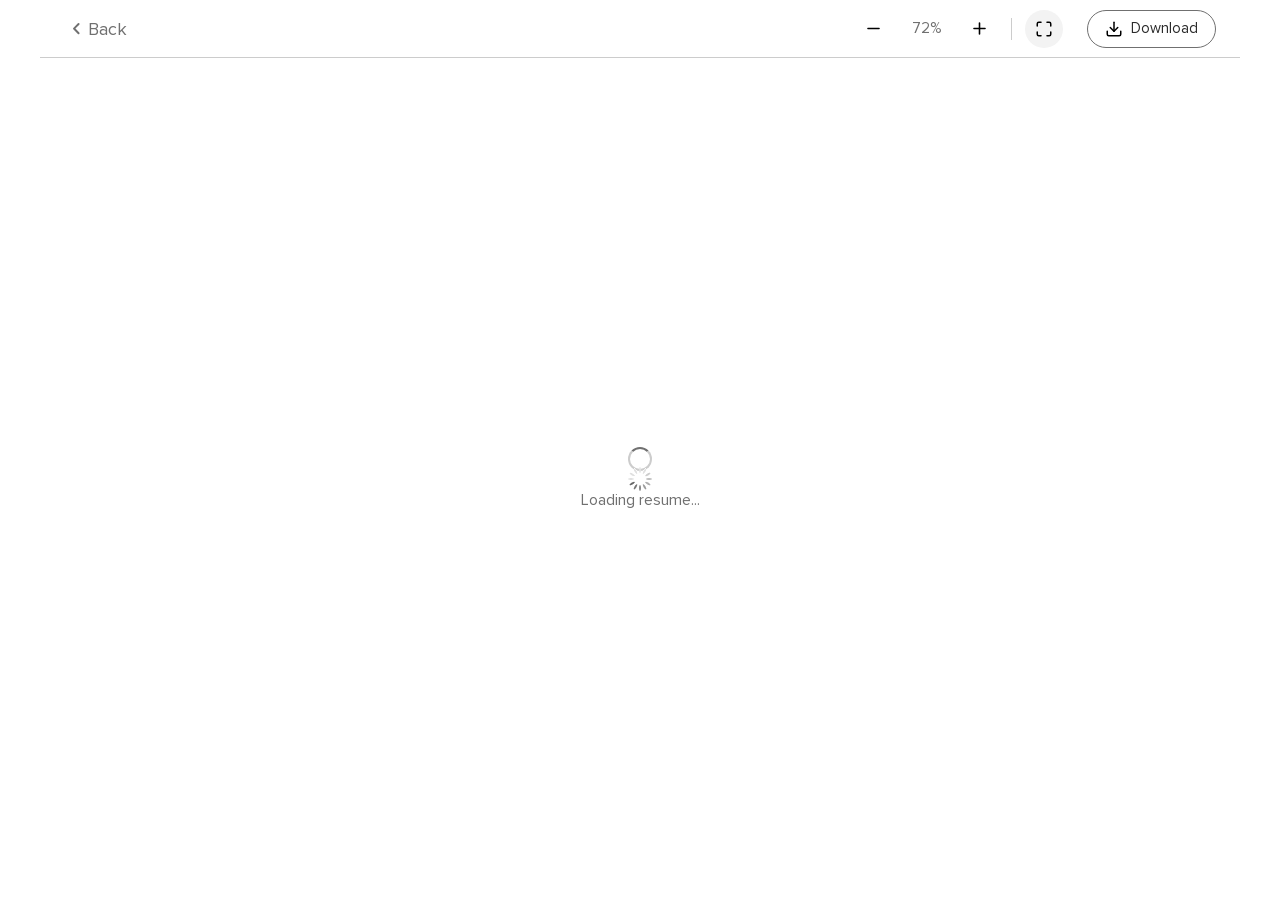
<file: resume/index.html>
<!DOCTYPE html>
<html lang="en">
<head>
  <meta charset="UTF-8" />
  <meta name="viewport" content="width=device-width, initial-scale=1" />
  <title>Resume - Abhishek Kshirsagar</title>
  <meta name="description" content="Abhishek Kshirsagar's resume." />
  <link rel="icon" href="../assets/framerusercontent.com/images/FS86fqNeCy5LxZFNzqiPPjnNDE.png" />
  <link rel="stylesheet" href="../assets/resume/pdfjs/web/pdf_viewer.css" />
  <link rel="stylesheet" href="viewer.css" />
  <script type="module" src="viewer.mjs"></script>
</head>
<body>
  <header class="proj-topbar">
    <div class="proj-topbar-inner">
      <a class="proj-back back-link" href="../" aria-label="Back to portfolio">
        <svg xmlns="http://www.w3.org/2000/svg" focusable="false" viewBox="0 0 24 24" aria-hidden="true"><path d="M15.29 15.46l-3.88-3.88 3.88-3.88c.39-.39.39-1.02 0-1.41a.9959.9959 0 0 0-1.41 0l-4.59 4.59c-.39.39-.39 1.02 0 1.41l4.59 4.59c.39.39 1.02.39 1.41 0 .38-.39.39-1.03 0-1.42z"></path></svg>
        <span>Back</span>
      </a>
      <div class="resume-toolbar" role="toolbar" aria-label="Resume controls">
        <div class="zoom-controls" role="group" aria-label="Document zoom">
          <button class="icon-button" id="zoom-out" type="button" title="Zoom out" aria-label="Zoom out" disabled><img src="../assets/resume/icons/minus.svg" alt="" width="19" height="19" /></button>
          <output id="zoom-level" aria-label="Zoom level" aria-live="polite">&mdash;</output>
          <button class="icon-button" id="zoom-in" type="button" title="Zoom in" aria-label="Zoom in" disabled><img src="../assets/resume/icons/plus.svg" alt="" width="19" height="19" /></button>
          <span class="control-divider" aria-hidden="true"></span>
          <button class="icon-button" id="fit-page" type="button" title="Fit to page" aria-label="Fit to page" aria-pressed="true" disabled><img src="../assets/resume/icons/maximize.svg" alt="" width="18" height="18" /></button>
        </div>
        <a class="download-button" href="resume_abhishekshirsagar.pdf" download="Abhishek-Kshirsagar-Resume.pdf" title="Download resume" aria-label="Download resume">
          <img src="../assets/resume/icons/download.svg" alt="" width="18" height="18" /><span>Download</span>
        </a>
      </div>
    </div>
  </header>

  <main class="resume-main" aria-label="Resume document" aria-busy="true">
    <div id="viewer-container" tabindex="0" aria-label="Resume pages">
      <div id="viewer" class="pdfViewer removePageBorders"></div>
    </div>
    <div id="document-status" role="status" aria-live="polite">
      <span class="loading-mark" aria-hidden="true"></span>
      <p id="status-message">Loading resume...</p>
      <a id="fallback-download" href="resume_abhishekshirsagar.pdf" download="Abhishek-Kshirsagar-Resume.pdf" hidden>Download PDF</a>
    </div>
    <noscript><a class="noscript-download" href="resume_abhishekshirsagar.pdf" download="Abhishek-Kshirsagar-Resume.pdf">Download resume PDF</a></noscript>
  </main>
</body>
</html>
</file>
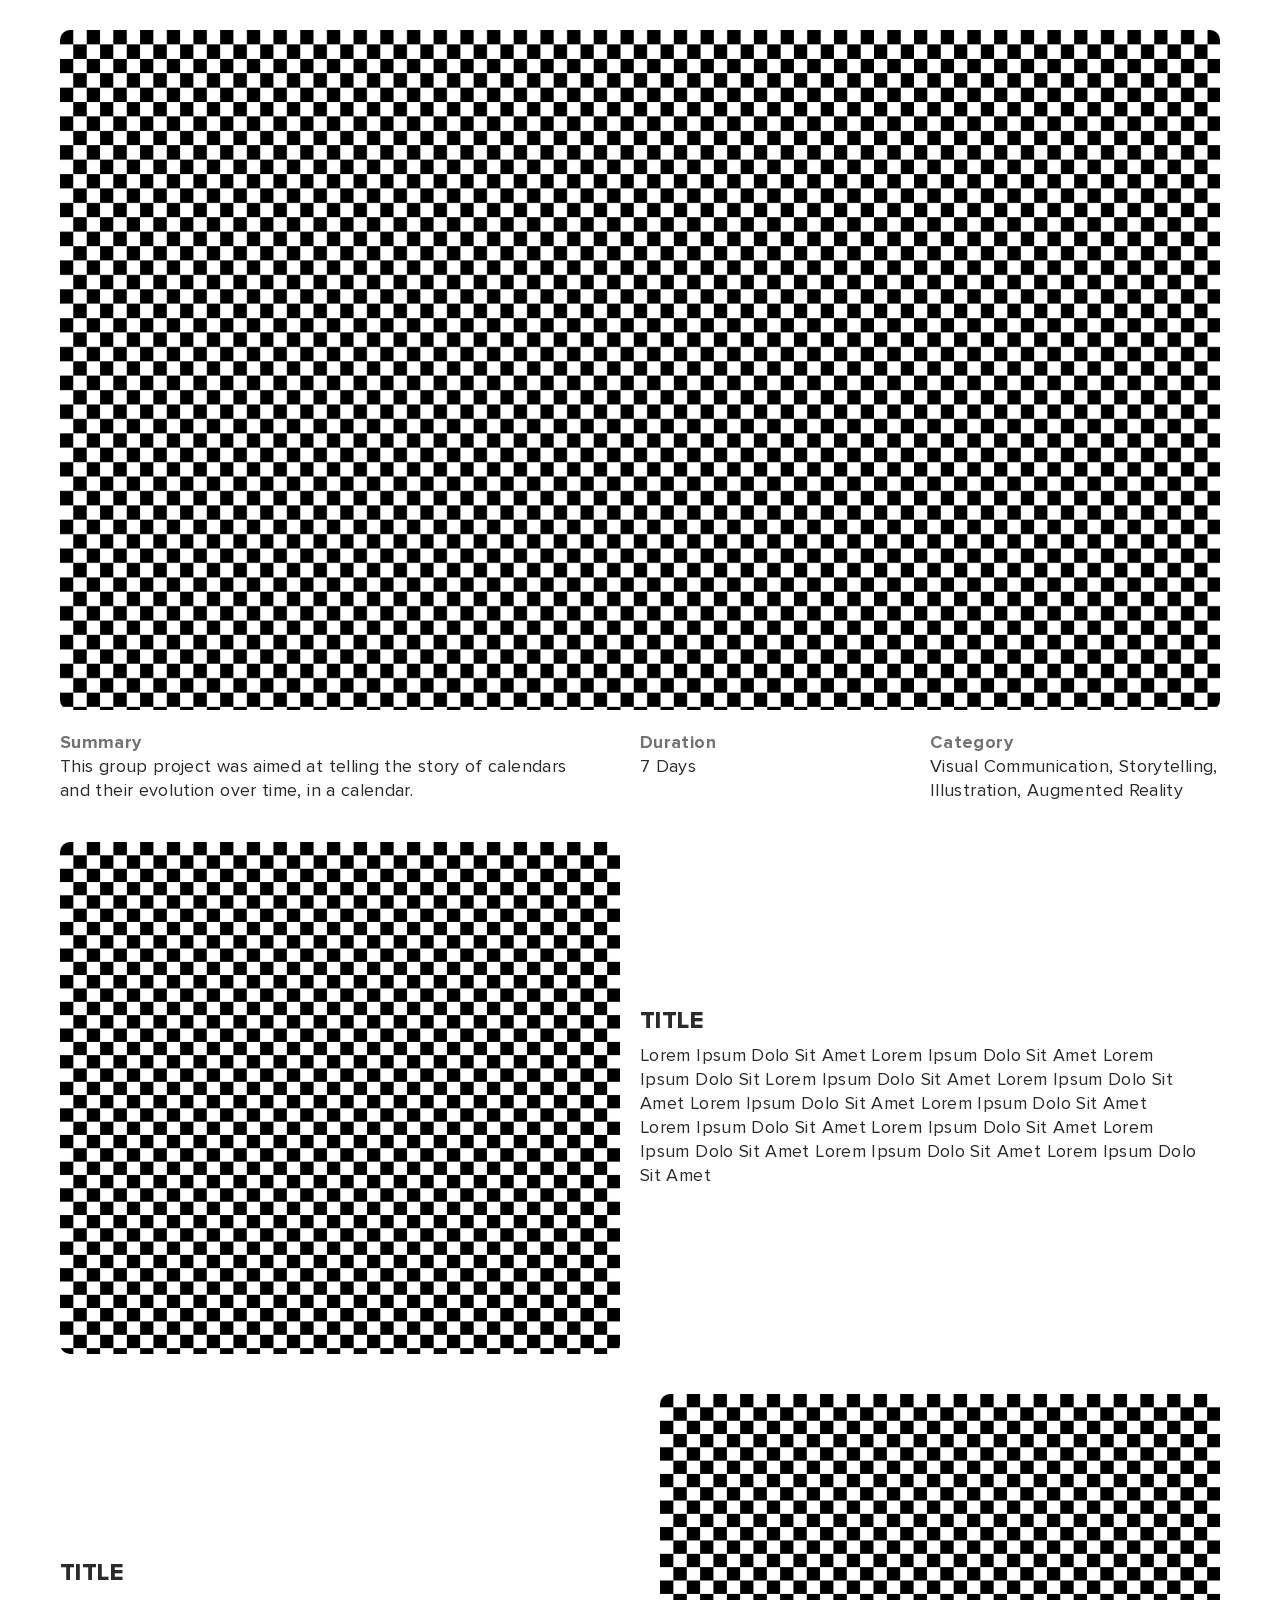
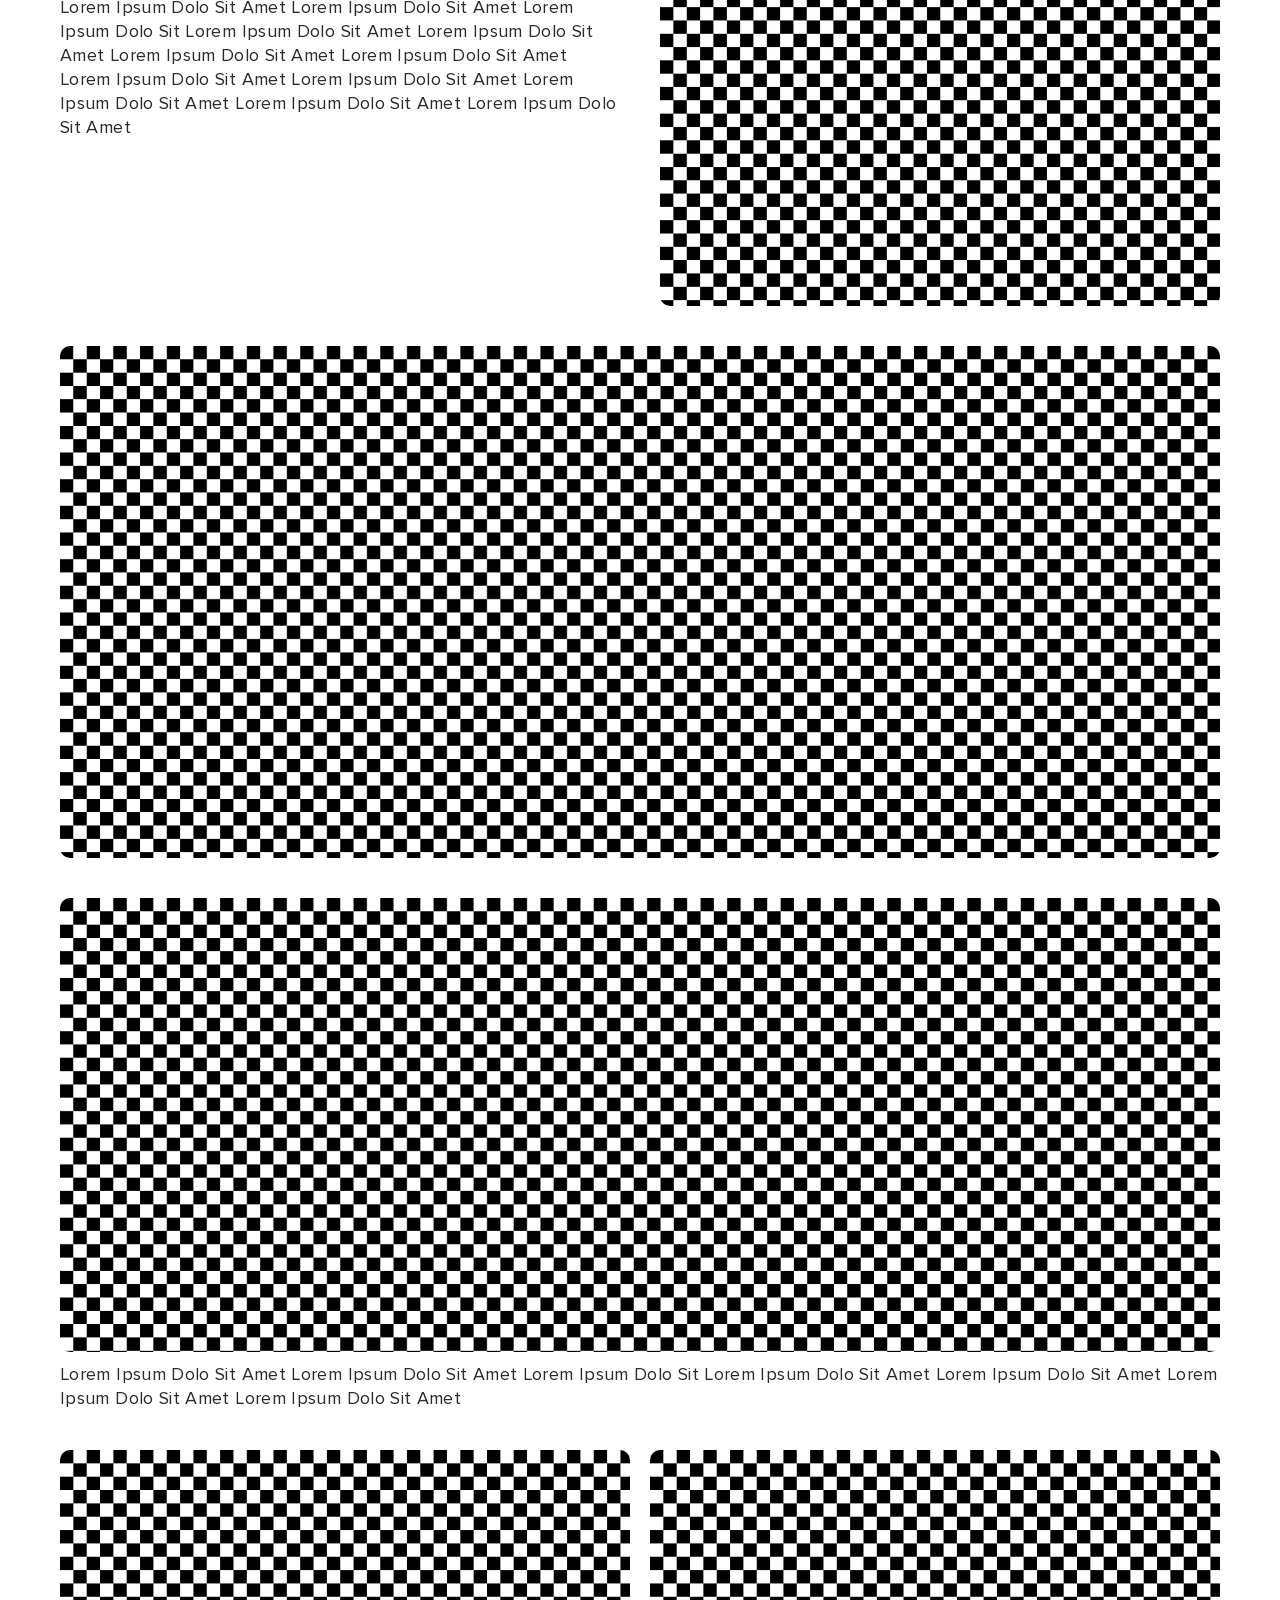
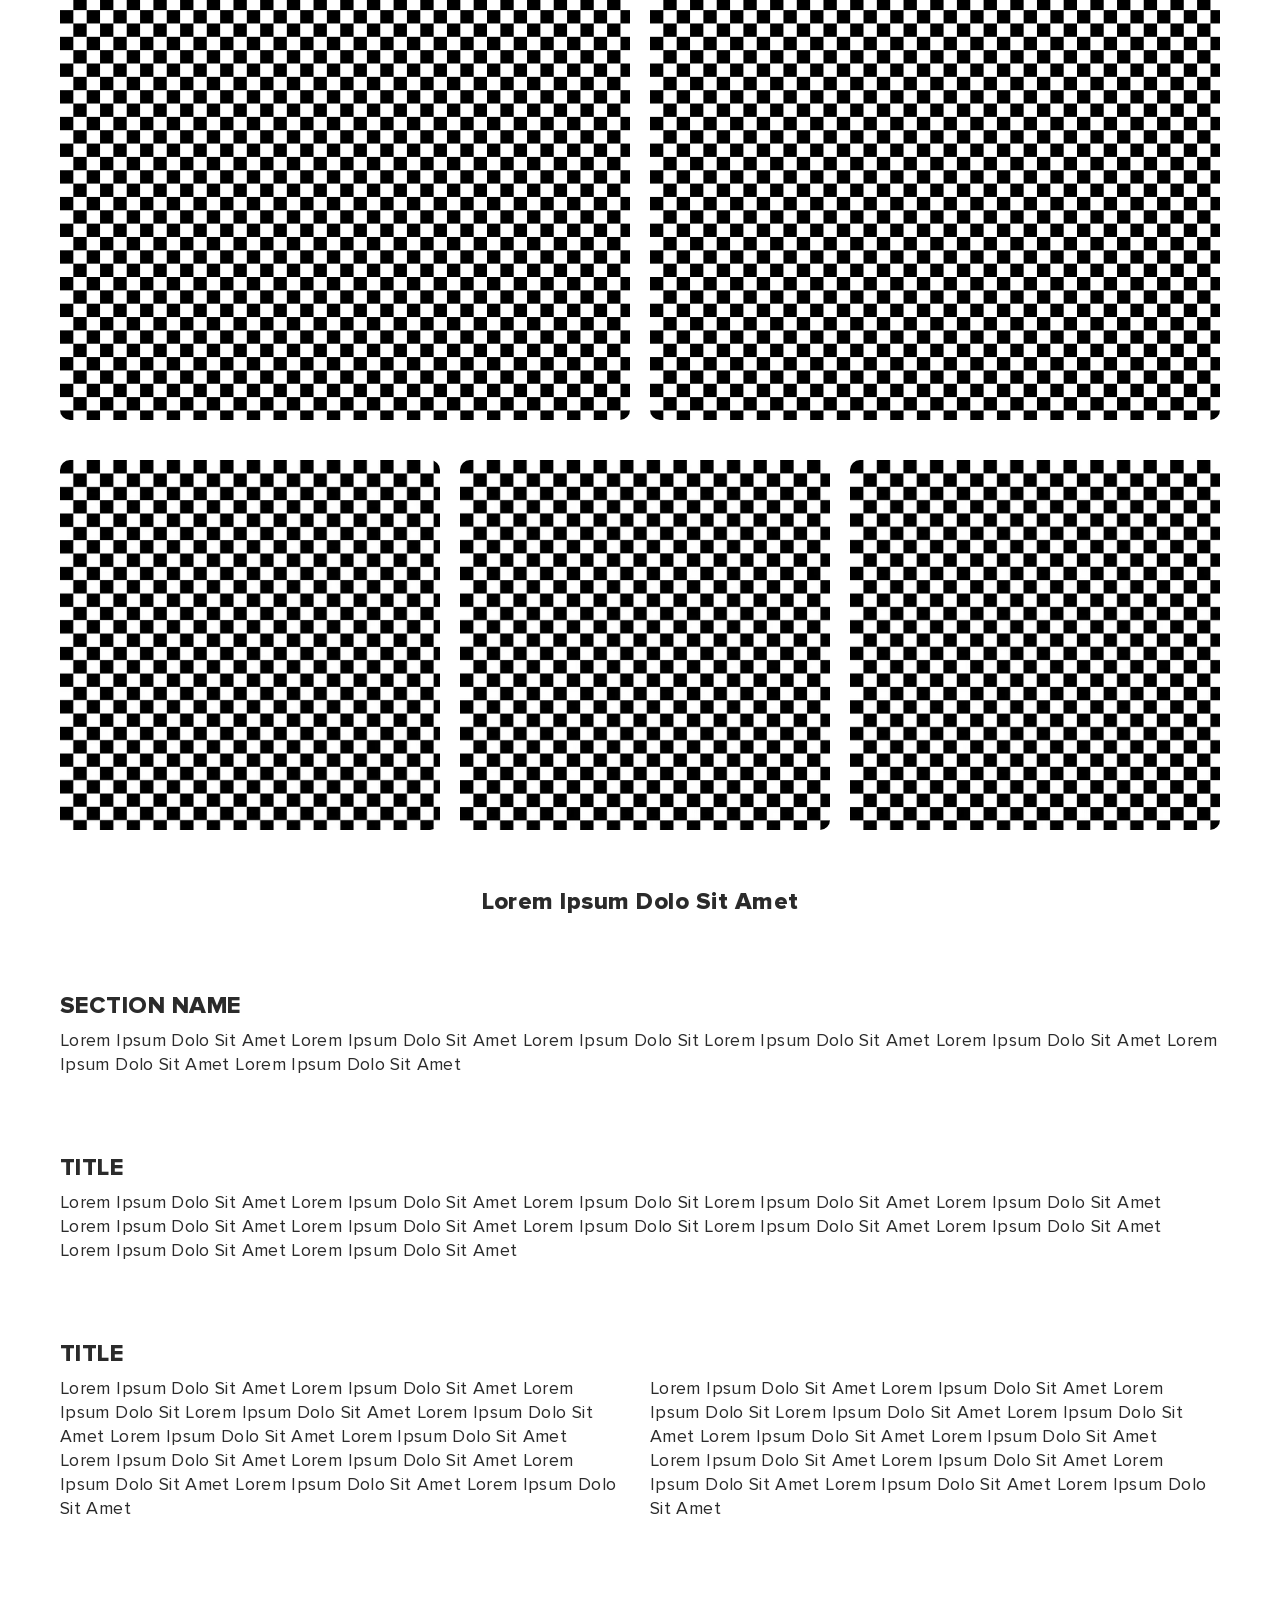
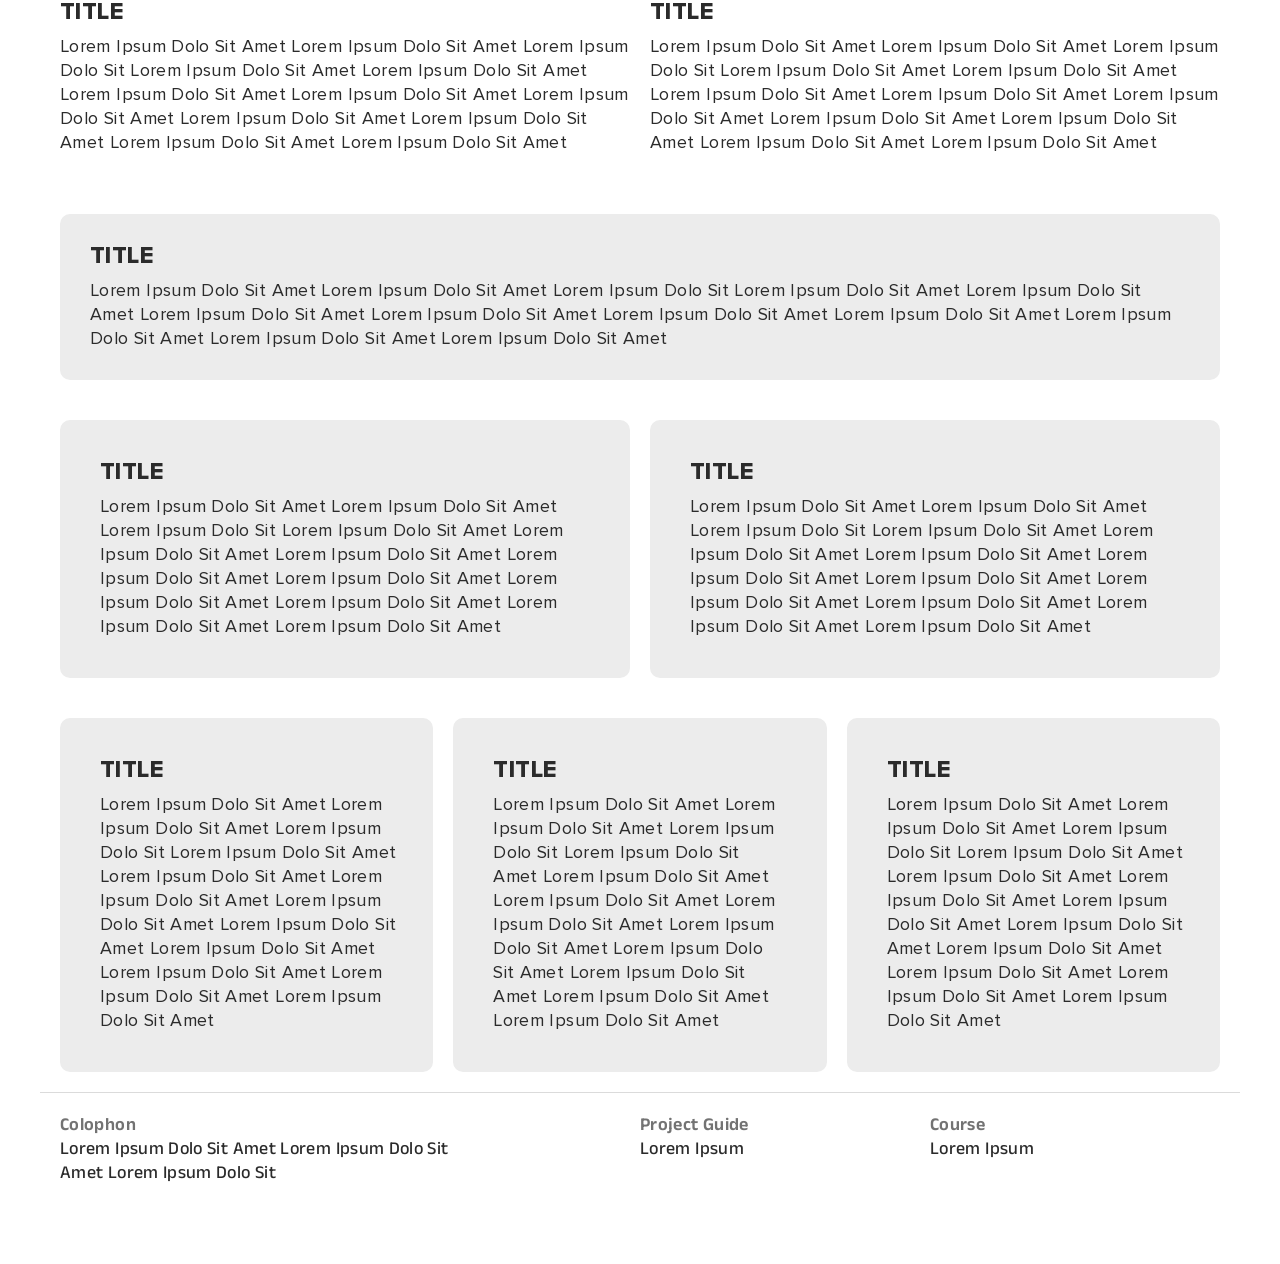
<file: template/index.html>
<!doctype html>
<!-- ✨ Built with Framer • https://www.framer.com/ -->
<html>
<head><style id="portfolio-badge-override">#__framer-badge-container{display:none!important}</style><script>globalThis.__FRAMER_MIRROR_BASE__=new URL("../",document.baseURI).pathname;</script>
    <meta charset="utf-8">
    
    
    <!-- Start of headStart -->
    
    <!-- End of headStart -->
    <meta name="viewport" content="width=1200">
    <meta name="generator" content="Framer af04cc1">
    <title>Project Template</title>
    <meta name="description" content="Made with Framer">
    <meta name="framer-search-index" content="https://framerusercontent.com/sites/6j6z7k2QV97Twanljhldfc/searchIndex-Mnrr2DsTQKvN.json">
    <link href="../assets/framerusercontent.com/images/FS86fqNeCy5LxZFNzqiPPjnNDE.png" rel="icon" media="(prefers-color-scheme: light)">
    <link href="../assets/framerusercontent.com/images/FS86fqNeCy5LxZFNzqiPPjnNDE.png" rel="icon" media="(prefers-color-scheme: dark)">
    <!-- Open Graph / Facebook -->
    <meta property="og:type" content="website">
    <meta property="og:title" content="Project Template">
    <meta property="og:description" content="Made with Framer">
    <!-- Twitter -->
    <meta name="twitter:card" content="summary_large_image">
    <meta name="twitter:title" content="Project Template">
    <meta name="twitter:description" content="Made with Framer">
    
    
    
    <meta name="robots" content="max-image-preview:large"><link rel="canonical" href="https://abhishekshirsagar.framer.website/template"><meta property="og:url" content="https://abhishekshirsagar.framer.website/template"><link rel="modulepreload" fetchpriority="low" href="../assets/framerusercontent.com/sites/6j6z7k2QV97Twanljhldfc/chunk-Z2I4AZUS.mjs"><link rel="modulepreload" fetchpriority="low" href="../assets/framerusercontent.com/sites/6j6z7k2QV97Twanljhldfc/chunk-JR5VT52U.mjs"><link rel="modulepreload" fetchpriority="low" href="../assets/framerusercontent.com/sites/6j6z7k2QV97Twanljhldfc/chunk-RIUMFBNJ.mjs"><link rel="modulepreload" fetchpriority="low" href="../assets/framerusercontent.com/sites/6j6z7k2QV97Twanljhldfc/FuFvzxbc-_JZDbgdVe23UWYoQWyy19t7BJDJhLzdKRw.TZNAZZTU.mjs"><link rel="modulepreload" fetchpriority="low" href="../assets/framerusercontent.com/sites/6j6z7k2QV97Twanljhldfc/chunk-UEE2COSW.mjs"><link rel="modulepreload" fetchpriority="low" href="../assets/framerusercontent.com/sites/6j6z7k2QV97Twanljhldfc/chunk-42U43NKG.mjs"><link rel="modulepreload" fetchpriority="low" href="../assets/framerusercontent.com/sites/6j6z7k2QV97Twanljhldfc/script_main.4EPXPQ22.mjs"><style data-framer-css-ssr-minified data-framer-components="framer-BbfYt">html,body,#main{margin:0;padding:0;box-sizing:border-box}:root{-webkit-font-smoothing:antialiased;-moz-osx-font-smoothing:grayscale}*{box-sizing:border-box;-webkit-font-smoothing:inherit}h1,h2,h3,h4,h5,h6,p,figure{margin:0}body,input,textarea,select,button{font-size:12px;font-family:sans-serif}#__framer-badge-container{position:fixed;bottom:0;padding:20px;width:100%;display:flex;justify-content:right;pointer-events:none;z-index:314159}.__framer-badge{pointer-events:auto}@font-face{font-family:Anek Latin;font-style:normal;font-weight:500;font-stretch:100%;font-display:swap;src:url("../assets/fonts.gstatic.com/s/aneklatin/v5/co3WmWZulTRoU4a8dqrWiajBS5ByUkvdrluH-z-FzhO7_w.woff2") format("woff2");unicode-range:U+0102-0103,U+0110-0111,U+0128-0129,U+0168-0169,U+01A0-01A1,U+01AF-01B0,U+0300-0301,U+0303-0304,U+0308-0309,U+0323,U+0329,U+1EA0-1EF9,U+20AB}@font-face{font-family:Anek Latin;font-style:normal;font-weight:500;font-stretch:100%;font-display:swap;src:url("../assets/fonts.gstatic.com/s/aneklatin/v5/co3WmWZulTRoU4a8dqrWiajBS5ByUkvdrluH-z-EzhO7_w.woff2") format("woff2");unicode-range:U+0100-02BA,U+02BD-02C5,U+02C7-02CC,U+02CE-02D7,U+02DD-02FF,U+0304,U+0308,U+0329,U+1D00-1DBF,U+1E00-1E9F,U+1EF2-1EFF,U+2020,U+20A0-20AB,U+20AD-20C0,U+2113,U+2C60-2C7F,U+A720-A7FF}@font-face{font-family:Anek Latin;font-style:normal;font-weight:500;font-stretch:100%;font-display:swap;src:url("../assets/fonts.gstatic.com/s/aneklatin/v5/co3WmWZulTRoU4a8dqrWiajBS5ByUkvdrluH-z-KzhM.woff2") format("woff2");unicode-range:U+0000-00FF,U+0131,U+0152-0153,U+02BB-02BC,U+02C6,U+02DA,U+02DC,U+0304,U+0308,U+0329,U+2000-206F,U+20AC,U+2122,U+2191,U+2193,U+2212,U+2215,U+FEFF,U+FFFD}@font-face{font-family:Anek Latin;font-style:normal;font-weight:600;font-stretch:100%;font-display:swap;src:url("../assets/fonts.gstatic.com/s/aneklatin/v5/co3WmWZulTRoU4a8dqrWiajBS5ByUkvdrluH-z-FzhO7_w.woff2") format("woff2");unicode-range:U+0102-0103,U+0110-0111,U+0128-0129,U+0168-0169,U+01A0-01A1,U+01AF-01B0,U+0300-0301,U+0303-0304,U+0308-0309,U+0323,U+0329,U+1EA0-1EF9,U+20AB}@font-face{font-family:Anek Latin;font-style:normal;font-weight:600;font-stretch:100%;font-display:swap;src:url("../assets/fonts.gstatic.com/s/aneklatin/v5/co3WmWZulTRoU4a8dqrWiajBS5ByUkvdrluH-z-EzhO7_w.woff2") format("woff2");unicode-range:U+0100-02BA,U+02BD-02C5,U+02C7-02CC,U+02CE-02D7,U+02DD-02FF,U+0304,U+0308,U+0329,U+1D00-1DBF,U+1E00-1E9F,U+1EF2-1EFF,U+2020,U+20A0-20AB,U+20AD-20C0,U+2113,U+2C60-2C7F,U+A720-A7FF}@font-face{font-family:Anek Latin;font-style:normal;font-weight:600;font-stretch:100%;font-display:swap;src:url("../assets/fonts.gstatic.com/s/aneklatin/v5/co3WmWZulTRoU4a8dqrWiajBS5ByUkvdrluH-z-KzhM.woff2") format("woff2");unicode-range:U+0000-00FF,U+0131,U+0152-0153,U+02BB-02BC,U+02C6,U+02DA,U+02DC,U+0304,U+0308,U+0329,U+2000-206F,U+20AC,U+2122,U+2191,U+2193,U+2212,U+2215,U+FEFF,U+FFFD}@font-face{font-family:Proxima Nova Regular;src:url("../assets/framerusercontent.com/assets/NGygONmfNOu9gj9jcyqCrBLjuo.ttf");font-display:swap}@font-face{font-family:Proxima Nova Extrabold;src:url("../assets/framerusercontent.com/assets/mptxu7DlsPQjRGL9b9GCGaAMhzc.ttf");font-display:swap}@font-face{font-family:Proxima Nova Bold;src:url("../assets/framerusercontent.com/assets/AXTagucR5iFA5eDcnMkiK4Al3pk.ttf");font-display:swap}@font-face{font-family:Proxima Nova Semibold;src:url("../assets/framerusercontent.com/modules/assets/EGCI04XjKjsDebeOyfVvxoRHLXQ~7eCQlm632yQVqMEIghyVkGz0q9SQEy1L2ehmPX1Tr5l-8.ttf");font-display:swap}@font-face{font-family:Proxima Nova Bold Italic;src:url("../assets/framerusercontent.com/assets/FUowpZxc3z9B90GLeKI1OFH7rY.ttf");font-display:swap}@font-face{font-family:Proxima Nova Light;src:url("../assets/framerusercontent.com/assets/zyzTeIcPHZ33SqN9MNnzAlxgCvw.ttf");font-display:swap}@font-face{font-family:Inter;src:url("../assets/framerusercontent.com/assets/5vvr9Vy74if2I6bQbJvbw7SY1pQ.woff2");font-display:swap;font-style:normal;font-weight:400;unicode-range:U+0460-052F,U+1C80-1C88,U+20B4,U+2DE0-2DFF,U+A640-A69F,U+FE2E-FE2F}@font-face{font-family:Inter;src:url("../assets/framerusercontent.com/assets/EOr0mi4hNtlgWNn9if640EZzXCo.woff2");font-display:swap;font-style:normal;font-weight:400;unicode-range:U+0301,U+0400-045F,U+0490-0491,U+04B0-04B1,U+2116}@font-face{font-family:Inter;src:url("../assets/framerusercontent.com/assets/Y9k9QrlZAqio88Klkmbd8VoMQc.woff2");font-display:swap;font-style:normal;font-weight:400;unicode-range:U+1F00-1FFF}@font-face{font-family:Inter;src:url("../assets/framerusercontent.com/assets/OYrD2tBIBPvoJXiIHnLoOXnY9M.woff2");font-display:swap;font-style:normal;font-weight:400;unicode-range:U+0370-03FF}@font-face{font-family:Inter;src:url("../assets/framerusercontent.com/assets/JeYwfuaPfZHQhEG8U5gtPDZ7WQ.woff2");font-display:swap;font-style:normal;font-weight:400;unicode-range:U+0100-024F,U+0259,U+1E00-1EFF,U+2020,U+20A0-20AB,U+20AD-20CF,U+2113,U+2C60-2C7F,U+A720-A7FF}@font-face{font-family:Inter;src:url("../assets/framerusercontent.com/assets/vQyevYAyHtARFwPqUzQGpnDs.woff2");font-display:swap;font-style:normal;font-weight:400;unicode-range:U+0000-00FF,U+0131,U+0152-0153,U+02BB-02BC,U+02C6,U+02DA,U+02DC,U+2000-206F,U+2074,U+20AC,U+2122,U+2191,U+2193,U+2212,U+2215,U+FEFF,U+FFFD}@font-face{font-family:Inter;src:url("../assets/framerusercontent.com/assets/b6Y37FthZeALduNqHicBT6FutY.woff2");font-display:swap;font-style:normal;font-weight:400;unicode-range:U+0102-0103,U+0110-0111,U+0128-0129,U+0168-0169,U+01A0-01A1,U+01AF-01B0,U+1EA0-1EF9,U+20AB}@font-face{font-family:Inter;src:url("../assets/framerusercontent.com/assets/NXxvFRoY5LDh3yCm7MEP2jqYk.woff2");font-display:block;font-style:normal;font-weight:100;unicode-range:U+0460-052F,U+1C80-1C88,U+20B4,U+2DE0-2DFF,U+A640-A69F,U+FE2E-FE2F}@font-face{font-family:Inter;src:url("../assets/framerusercontent.com/assets/5CcgcVyoWSqO1THBiISd6oCog.woff2");font-display:block;font-style:normal;font-weight:100;unicode-range:U+0301,U+0400-045F,U+0490-0491,U+04B0-04B1,U+2116}@font-face{font-family:Inter;src:url("../assets/framerusercontent.com/assets/MF544SVCvk3yNpLIz3pwDXFZPKM.woff2");font-display:block;font-style:normal;font-weight:100;unicode-range:U+1F00-1FFF}@font-face{font-family:Inter;src:url("../assets/framerusercontent.com/assets/TNtxudDBkAm2RXdtU3rvTBwoM.woff2");font-display:block;font-style:normal;font-weight:100;unicode-range:U+0370-03FF}@font-face{font-family:Inter;src:url("../assets/framerusercontent.com/assets/fIabp4VN5z7iJ3lNOz9qfNeQHc.woff2");font-display:block;font-style:normal;font-weight:100;unicode-range:U+0100-024F,U+0259,U+1E00-1EFF,U+2020,U+20A0-20AB,U+20AD-20CF,U+2113,U+2C60-2C7F,U+A720-A7FF}@font-face{font-family:Inter;src:url("../assets/framerusercontent.com/assets/YSOgKh50dqzzsXffetgcarlLHcI.woff2");font-display:block;font-style:normal;font-weight:100;unicode-range:U+0000-00FF,U+0131,U+0152-0153,U+02BB-02BC,U+02C6,U+02DA,U+02DC,U+2000-206F,U+2074,U+20AC,U+2122,U+2191,U+2193,U+2212,U+2215,U+FEFF,U+FFFD}@font-face{font-family:Inter;src:url("../assets/framerusercontent.com/assets/9iRSYClnXA0RMygyIn6yjjWXJw.woff2");font-display:block;font-style:normal;font-weight:100;unicode-range:U+0102-0103,U+0110-0111,U+0128-0129,U+0168-0169,U+01A0-01A1,U+01AF-01B0,U+1EA0-1EF9,U+20AB}@font-face{font-family:Inter;src:url("../assets/framerusercontent.com/assets/MVhJhYeDWxeyqT939zMNyw9p8.woff2");font-display:block;font-style:normal;font-weight:200;unicode-range:U+0460-052F,U+1C80-1C88,U+20B4,U+2DE0-2DFF,U+A640-A69F,U+FE2E-FE2F}@font-face{font-family:Inter;src:url("../assets/framerusercontent.com/assets/WXQXYfAQJIi2pCJACAfWWXfIDqI.woff2");font-display:block;font-style:normal;font-weight:200;unicode-range:U+0301,U+0400-045F,U+0490-0491,U+04B0-04B1,U+2116}@font-face{font-family:Inter;src:url("../assets/framerusercontent.com/assets/RJeJJARdrtNUtic58kOz7hIgBuE.woff2");font-display:block;font-style:normal;font-weight:200;unicode-range:U+1F00-1FFF}@font-face{font-family:Inter;src:url("../assets/framerusercontent.com/assets/4hBRAuM02i3fsxYDzyNvt5Az2so.woff2");font-display:block;font-style:normal;font-weight:200;unicode-range:U+0370-03FF}@font-face{font-family:Inter;src:url("../assets/framerusercontent.com/assets/fz1JbBffNGgK7BNUI1mmbFBlgA8.woff2");font-display:block;font-style:normal;font-weight:200;unicode-range:U+0100-024F,U+0259,U+1E00-1EFF,U+2020,U+20A0-20AB,U+20AD-20CF,U+2113,U+2C60-2C7F,U+A720-A7FF}@font-face{font-family:Inter;src:url("../assets/framerusercontent.com/assets/hgmI3sEShaw5UU738TAjDBQPH0.woff2");font-display:block;font-style:normal;font-weight:200;unicode-range:U+0000-00FF,U+0131,U+0152-0153,U+02BB-02BC,U+02C6,U+02DA,U+02DC,U+2000-206F,U+2074,U+20AC,U+2122,U+2191,U+2193,U+2212,U+2215,U+FEFF,U+FFFD}@font-face{font-family:Inter;src:url("../assets/framerusercontent.com/assets/eIZyQwIlHYR0mnMSneEDMtqBPgw.woff2");font-display:block;font-style:normal;font-weight:200;unicode-range:U+0102-0103,U+0110-0111,U+0128-0129,U+0168-0169,U+01A0-01A1,U+01AF-01B0,U+1EA0-1EF9,U+20AB}@font-face{font-family:Inter;src:url("../assets/framerusercontent.com/assets/BkDpl4ghaqvMi1btKFyG2tdbec.woff2");font-display:swap;font-style:normal;font-weight:300;unicode-range:U+0460-052F,U+1C80-1C88,U+20B4,U+2DE0-2DFF,U+A640-A69F,U+FE2E-FE2F}@font-face{font-family:Inter;src:url("../assets/framerusercontent.com/assets/zAMK70AQRFSShJgUiaR5IiIhgzk.woff2");font-display:swap;font-style:normal;font-weight:300;unicode-range:U+0301,U+0400-045F,U+0490-0491,U+04B0-04B1,U+2116}@font-face{font-family:Inter;src:url("../assets/framerusercontent.com/assets/IETjvc5qzUaRoaruDpPSwCUM8.woff2");font-display:swap;font-style:normal;font-weight:300;unicode-range:U+1F00-1FFF}@font-face{font-family:Inter;src:url("../assets/framerusercontent.com/assets/oLCoaT3ioA0fHdJnWR9W6k7NY.woff2");font-display:swap;font-style:normal;font-weight:300;unicode-range:U+0370-03FF}@font-face{font-family:Inter;src:url("../assets/framerusercontent.com/assets/Sj0PCHQSBjFmEp6NBWg6FNaKc.woff2");font-display:swap;font-style:normal;font-weight:300;unicode-range:U+0100-024F,U+0259,U+1E00-1EFF,U+2020,U+20A0-20AB,U+20AD-20CF,U+2113,U+2C60-2C7F,U+A720-A7FF}@font-face{font-family:Inter;src:url("../assets/framerusercontent.com/assets/v2q8JTTTs7McDMSEhnxAIBqd0.woff2");font-display:swap;font-style:normal;font-weight:300;unicode-range:U+0000-00FF,U+0131,U+0152-0153,U+02BB-02BC,U+02C6,U+02DA,U+02DC,U+2000-206F,U+2074,U+20AC,U+2122,U+2191,U+2193,U+2212,U+2215,U+FEFF,U+FFFD}@font-face{font-family:Inter;src:url("../assets/framerusercontent.com/assets/H4TfENUY1rh8R9UaSD6vngjJP3M.woff2");font-display:swap;font-style:normal;font-weight:300;unicode-range:U+0102-0103,U+0110-0111,U+0128-0129,U+0168-0169,U+01A0-01A1,U+01AF-01B0,U+1EA0-1EF9,U+20AB}@font-face{font-family:Inter;src:url("../assets/framerusercontent.com/assets/5A3Ce6C9YYmCjpQx9M4inSaKU.woff2");font-display:swap;font-style:normal;font-weight:500;unicode-range:U+0460-052F,U+1C80-1C88,U+20B4,U+2DE0-2DFF,U+A640-A69F,U+FE2E-FE2F}@font-face{font-family:Inter;src:url("../assets/framerusercontent.com/assets/Qx95Xyt0Ka3SGhinnbXIGpEIyP4.woff2");font-display:swap;font-style:normal;font-weight:500;unicode-range:U+0301,U+0400-045F,U+0490-0491,U+04B0-04B1,U+2116}@font-face{font-family:Inter;src:url("../assets/framerusercontent.com/assets/6mJuEAguuIuMog10gGvH5d3cl8.woff2");font-display:swap;font-style:normal;font-weight:500;unicode-range:U+1F00-1FFF}@font-face{font-family:Inter;src:url("../assets/framerusercontent.com/assets/xYYWaj7wCU5zSQH0eXvSaS19wo.woff2");font-display:swap;font-style:normal;font-weight:500;unicode-range:U+0370-03FF}@font-face{font-family:Inter;src:url("../assets/framerusercontent.com/assets/otTaNuNpVK4RbdlT7zDDdKvQBA.woff2");font-display:swap;font-style:normal;font-weight:500;unicode-range:U+0100-024F,U+0259,U+1E00-1EFF,U+2020,U+20A0-20AB,U+20AD-20CF,U+2113,U+2C60-2C7F,U+A720-A7FF}@font-face{font-family:Inter;src:url("../assets/framerusercontent.com/assets/d3tHnaQIAeqiE5hGcRw4mmgWYU.woff2");font-display:swap;font-style:normal;font-weight:500;unicode-range:U+0000-00FF,U+0131,U+0152-0153,U+02BB-02BC,U+02C6,U+02DA,U+02DC,U+2000-206F,U+2074,U+20AC,U+2122,U+2191,U+2193,U+2212,U+2215,U+FEFF,U+FFFD}@font-face{font-family:Inter;src:url("../assets/framerusercontent.com/assets/DolVirEGb34pEXEp8t8FQBSK4.woff2");font-display:swap;font-style:normal;font-weight:500;unicode-range:U+0102-0103,U+0110-0111,U+0128-0129,U+0168-0169,U+01A0-01A1,U+01AF-01B0,U+1EA0-1EF9,U+20AB}@font-face{font-family:Inter;src:url("../assets/framerusercontent.com/assets/hyOgCu0Xnghbimh0pE8QTvtt2AU.woff2");font-display:swap;font-style:normal;font-weight:600;unicode-range:U+0460-052F,U+1C80-1C88,U+20B4,U+2DE0-2DFF,U+A640-A69F,U+FE2E-FE2F}@font-face{font-family:Inter;src:url("../assets/framerusercontent.com/assets/NeGmSOXrPBfEFIy5YZeHq17LEDA.woff2");font-display:swap;font-style:normal;font-weight:600;unicode-range:U+0301,U+0400-045F,U+0490-0491,U+04B0-04B1,U+2116}@font-face{font-family:Inter;src:url("../assets/framerusercontent.com/assets/oYaAX5himiTPYuN8vLWnqBbfD2s.woff2");font-display:swap;font-style:normal;font-weight:600;unicode-range:U+1F00-1FFF}@font-face{font-family:Inter;src:url("../assets/framerusercontent.com/assets/lEJLP4R0yuCaMCjSXYHtJw72M.woff2");font-display:swap;font-style:normal;font-weight:600;unicode-range:U+0370-03FF}@font-face{font-family:Inter;src:url("../assets/framerusercontent.com/assets/cRJyLNuTJR5jbyKzGi33wU9cqIQ.woff2");font-display:swap;font-style:normal;font-weight:600;unicode-range:U+0100-024F,U+0259,U+1E00-1EFF,U+2020,U+20A0-20AB,U+20AD-20CF,U+2113,U+2C60-2C7F,U+A720-A7FF}@font-face{font-family:Inter;src:url("../assets/framerusercontent.com/assets/1ZFS7N918ojhhd0nQWdj3jz4w.woff2");font-display:swap;font-style:normal;font-weight:600;unicode-range:U+0000-00FF,U+0131,U+0152-0153,U+02BB-02BC,U+02C6,U+02DA,U+02DC,U+2000-206F,U+2074,U+20AC,U+2122,U+2191,U+2193,U+2212,U+2215,U+FEFF,U+FFFD}@font-face{font-family:Inter;src:url("../assets/framerusercontent.com/assets/A0Wcc7NgXMjUuFdquHDrIZpzZw0.woff2");font-display:swap;font-style:normal;font-weight:600;unicode-range:U+0102-0103,U+0110-0111,U+0128-0129,U+0168-0169,U+01A0-01A1,U+01AF-01B0,U+1EA0-1EF9,U+20AB}@font-face{font-family:Inter;src:url("../assets/framerusercontent.com/assets/DpPBYI0sL4fYLgAkX8KXOPVt7c.woff2");font-display:swap;font-style:normal;font-weight:700;unicode-range:U+0460-052F,U+1C80-1C88,U+20B4,U+2DE0-2DFF,U+A640-A69F,U+FE2E-FE2F}@font-face{font-family:Inter;src:url("../assets/framerusercontent.com/assets/4RAEQdEOrcnDkhHiiCbJOw92Lk.woff2");font-display:swap;font-style:normal;font-weight:700;unicode-range:U+0301,U+0400-045F,U+0490-0491,U+04B0-04B1,U+2116}@font-face{font-family:Inter;src:url("../assets/framerusercontent.com/assets/1K3W8DizY3v4emK8Mb08YHxTbs.woff2");font-display:swap;font-style:normal;font-weight:700;unicode-range:U+1F00-1FFF}@font-face{font-family:Inter;src:url("../assets/framerusercontent.com/assets/tUSCtfYVM1I1IchuyCwz9gDdQ.woff2");font-display:swap;font-style:normal;font-weight:700;unicode-range:U+0370-03FF}@font-face{font-family:Inter;src:url("../assets/framerusercontent.com/assets/VgYFWiwsAC5OYxAycRXXvhze58.woff2");font-display:swap;font-style:normal;font-weight:700;unicode-range:U+0100-024F,U+0259,U+1E00-1EFF,U+2020,U+20A0-20AB,U+20AD-20CF,U+2113,U+2C60-2C7F,U+A720-A7FF}@font-face{font-family:Inter;src:url("../assets/framerusercontent.com/assets/DXD0Q7LSl7HEvDzucnyLnGBHM.woff2");font-display:swap;font-style:normal;font-weight:700;unicode-range:U+0000-00FF,U+0131,U+0152-0153,U+02BB-02BC,U+02C6,U+02DA,U+02DC,U+2000-206F,U+2074,U+20AC,U+2122,U+2191,U+2193,U+2212,U+2215,U+FEFF,U+FFFD}@font-face{font-family:Inter;src:url("../assets/framerusercontent.com/assets/GIryZETIX4IFypco5pYZONKhJIo.woff2");font-display:swap;font-style:normal;font-weight:700;unicode-range:U+0102-0103,U+0110-0111,U+0128-0129,U+0168-0169,U+01A0-01A1,U+01AF-01B0,U+1EA0-1EF9,U+20AB}@font-face{font-family:Inter;src:url("../assets/framerusercontent.com/assets/PONfPc6h4EPYwJliXQBmjVx7QxI.woff2");font-display:swap;font-style:normal;font-weight:800;unicode-range:U+0460-052F,U+1C80-1C88,U+20B4,U+2DE0-2DFF,U+A640-A69F,U+FE2E-FE2F}@font-face{font-family:Inter;src:url("../assets/framerusercontent.com/assets/zsnJN7Z1wdzUvepJniD3rbvJIyU.woff2");font-display:swap;font-style:normal;font-weight:800;unicode-range:U+0301,U+0400-045F,U+0490-0491,U+04B0-04B1,U+2116}@font-face{font-family:Inter;src:url("../assets/framerusercontent.com/assets/UrzZBOy7RyJEWAZGduzOeHiHuY.woff2");font-display:swap;font-style:normal;font-weight:800;unicode-range:U+1F00-1FFF}@font-face{font-family:Inter;src:url("../assets/framerusercontent.com/assets/996sR9SfSDuYELz8oHhDOcErkY.woff2");font-display:swap;font-style:normal;font-weight:800;unicode-range:U+0370-03FF}@font-face{font-family:Inter;src:url("../assets/framerusercontent.com/assets/ftN1HpyPVJEoEb4q36SOrNdLXU.woff2");font-display:swap;font-style:normal;font-weight:800;unicode-range:U+0100-024F,U+0259,U+1E00-1EFF,U+2020,U+20A0-20AB,U+20AD-20CF,U+2113,U+2C60-2C7F,U+A720-A7FF}@font-face{font-family:Inter;src:url("../assets/framerusercontent.com/assets/jN39PDxZWEwjG7Csryx3JN2r2Y.woff2");font-display:swap;font-style:normal;font-weight:800;unicode-range:U+0000-00FF,U+0131,U+0152-0153,U+02BB-02BC,U+02C6,U+02DA,U+02DC,U+2000-206F,U+2074,U+20AC,U+2122,U+2191,U+2193,U+2212,U+2215,U+FEFF,U+FFFD}@font-face{font-family:Inter;src:url("../assets/framerusercontent.com/assets/JAur4lGGSGRGyrFi59JSIKqVgU.woff2");font-display:swap;font-style:normal;font-weight:800;unicode-range:U+0102-0103,U+0110-0111,U+0128-0129,U+0168-0169,U+01A0-01A1,U+01AF-01B0,U+1EA0-1EF9,U+20AB}@font-face{font-family:Inter;src:url("../assets/framerusercontent.com/assets/mkY5Sgyq51ik0AMrSBwhm9DJg.woff2");font-display:block;font-style:normal;font-weight:900;unicode-range:U+0460-052F,U+1C80-1C88,U+20B4,U+2DE0-2DFF,U+A640-A69F,U+FE2E-FE2F}@font-face{font-family:Inter;src:url("../assets/framerusercontent.com/assets/X5hj6qzcHUYv7h1390c8Rhm6550.woff2");font-display:block;font-style:normal;font-weight:900;unicode-range:U+0301,U+0400-045F,U+0490-0491,U+04B0-04B1,U+2116}@font-face{font-family:Inter;src:url("../assets/framerusercontent.com/assets/gQhNpS3tN86g8RcVKYUUaKt2oMQ.woff2");font-display:block;font-style:normal;font-weight:900;unicode-range:U+1F00-1FFF}@font-face{font-family:Inter;src:url("../assets/framerusercontent.com/assets/cugnVhSraaRyANCaUtI5FV17wk.woff2");font-display:block;font-style:normal;font-weight:900;unicode-range:U+0370-03FF}@font-face{font-family:Inter;src:url("../assets/framerusercontent.com/assets/5HcVoGak8k5agFJSaKa4floXVu0.woff2");font-display:block;font-style:normal;font-weight:900;unicode-range:U+0100-024F,U+0259,U+1E00-1EFF,U+2020,U+20A0-20AB,U+20AD-20CF,U+2113,U+2C60-2C7F,U+A720-A7FF}@font-face{font-family:Inter;src:url("../assets/framerusercontent.com/assets/jn4BtSPLlS0NDp1KiFAtFKiiY0o.woff2");font-display:block;font-style:normal;font-weight:900;unicode-range:U+0000-00FF,U+0131,U+0152-0153,U+02BB-02BC,U+02C6,U+02DA,U+02DC,U+2000-206F,U+2074,U+20AC,U+2122,U+2191,U+2193,U+2212,U+2215,U+FEFF,U+FFFD}@font-face{font-family:Inter;src:url("../assets/framerusercontent.com/assets/P2Bw01CtL0b9wqygO0sSVogWbo.woff2");font-display:block;font-style:normal;font-weight:900;unicode-range:U+0102-0103,U+0110-0111,U+0128-0129,U+0168-0169,U+01A0-01A1,U+01AF-01B0,U+1EA0-1EF9,U+20AB}@font-face{font-family:Inter;src:url("../assets/framerusercontent.com/assets/YJsHMqeEm0oDHuxRTVCwg5eZuo.woff2");font-display:block;font-style:italic;font-weight:100;unicode-range:U+0460-052F,U+1C80-1C88,U+20B4,U+2DE0-2DFF,U+A640-A69F,U+FE2E-FE2F}@font-face{font-family:Inter;src:url("../assets/framerusercontent.com/assets/oJJMyJlDykMObEyb5VexHSxd24.woff2");font-display:block;font-style:italic;font-weight:100;unicode-range:U+0301,U+0400-045F,U+0490-0491,U+04B0-04B1,U+2116}@font-face{font-family:Inter;src:url("../assets/framerusercontent.com/assets/IpeaX0WzLaonj68howNZg4SJJaY.woff2");font-display:block;font-style:italic;font-weight:100;unicode-range:U+1F00-1FFF}@font-face{font-family:Inter;src:url("../assets/framerusercontent.com/assets/KCj1bV3vDXY5OLHttTeRYcu9J8.woff2");font-display:block;font-style:italic;font-weight:100;unicode-range:U+0370-03FF}@font-face{font-family:Inter;src:url("../assets/framerusercontent.com/assets/biaVHhOprxbHaR3dIP7Z8cYurHg.woff2");font-display:block;font-style:italic;font-weight:100;unicode-range:U+0100-024F,U+0259,U+1E00-1EFF,U+2020,U+20A0-20AB,U+20AD-20CF,U+2113,U+2C60-2C7F,U+A720-A7FF}@font-face{font-family:Inter;src:url("../assets/framerusercontent.com/assets/BpOIEy4nYtcp1RwqOtwAgi2EiDE.woff2");font-display:block;font-style:italic;font-weight:100;unicode-range:U+0000-00FF,U+0131,U+0152-0153,U+02BB-02BC,U+02C6,U+02DA,U+02DC,U+2000-206F,U+2074,U+20AC,U+2122,U+2191,U+2193,U+2212,U+2215,U+FEFF,U+FFFD}@font-face{font-family:Inter;src:url("../assets/framerusercontent.com/assets/gNa011yWpVpNFgUhhSlDX8nUiPQ.woff2");font-display:block;font-style:italic;font-weight:100;unicode-range:U+0102-0103,U+0110-0111,U+0128-0129,U+0168-0169,U+01A0-01A1,U+01AF-01B0,U+1EA0-1EF9,U+20AB}@font-face{font-family:Inter;src:url("../assets/framerusercontent.com/assets/vpq17U0WM26sBGHgq9jnrUmUf8.woff2");font-display:block;font-style:italic;font-weight:200;unicode-range:U+0460-052F,U+1C80-1C88,U+20B4,U+2DE0-2DFF,U+A640-A69F,U+FE2E-FE2F}@font-face{font-family:Inter;src:url("../assets/framerusercontent.com/assets/bNYh7lNMEpOegeRYAtyGel1WqBE.woff2");font-display:block;font-style:italic;font-weight:200;unicode-range:U+0301,U+0400-045F,U+0490-0491,U+04B0-04B1,U+2116}@font-face{font-family:Inter;src:url("../assets/framerusercontent.com/assets/FBzcXZYmdulcZC0z278U6o0cw.woff2");font-display:block;font-style:italic;font-weight:200;unicode-range:U+1F00-1FFF}@font-face{font-family:Inter;src:url("../assets/framerusercontent.com/assets/ua60IRqWK94xCrq0SC639Hbsdjg.woff2");font-display:block;font-style:italic;font-weight:200;unicode-range:U+0370-03FF}@font-face{font-family:Inter;src:url("../assets/framerusercontent.com/assets/Pd8gNPn2dSCh4FyjWFw9PJysoQ.woff2");font-display:block;font-style:italic;font-weight:200;unicode-range:U+0100-024F,U+0259,U+1E00-1EFF,U+2020,U+20A0-20AB,U+20AD-20CF,U+2113,U+2C60-2C7F,U+A720-A7FF}@font-face{font-family:Inter;src:url("../assets/framerusercontent.com/assets/zpiI5DA3vCb3G2sqEyq9xqogo.woff2");font-display:block;font-style:italic;font-weight:200;unicode-range:U+0000-00FF,U+0131,U+0152-0153,U+02BB-02BC,U+02C6,U+02DA,U+02DC,U+2000-206F,U+2074,U+20AC,U+2122,U+2191,U+2193,U+2212,U+2215,U+FEFF,U+FFFD}@font-face{font-family:Inter;src:url("../assets/framerusercontent.com/assets/DtVQjTG8OGGKnwKYrMHRZVCyo.woff2");font-display:block;font-style:italic;font-weight:200;unicode-range:U+0102-0103,U+0110-0111,U+0128-0129,U+0168-0169,U+01A0-01A1,U+01AF-01B0,U+1EA0-1EF9,U+20AB}@font-face{font-family:Inter;src:url("../assets/framerusercontent.com/assets/YYB6GZmCWnZq3RWZOghuZIOxQY.woff2");font-display:swap;font-style:italic;font-weight:300;unicode-range:U+0460-052F,U+1C80-1C88,U+20B4,U+2DE0-2DFF,U+A640-A69F,U+FE2E-FE2F}@font-face{font-family:Inter;src:url("../assets/framerusercontent.com/assets/miJTzODdiyIr3tRo9KEoqXXk2PM.woff2");font-display:swap;font-style:italic;font-weight:300;unicode-range:U+0301,U+0400-045F,U+0490-0491,U+04B0-04B1,U+2116}@font-face{font-family:Inter;src:url("../assets/framerusercontent.com/assets/6ZMhcggRFfEfbf7lncCpaUbA.woff2");font-display:swap;font-style:italic;font-weight:300;unicode-range:U+1F00-1FFF}@font-face{font-family:Inter;src:url("../assets/framerusercontent.com/assets/8sCN6PGUr4I8q5hC5twAXfcwqV0.woff2");font-display:swap;font-style:italic;font-weight:300;unicode-range:U+0370-03FF}@font-face{font-family:Inter;src:url("../assets/framerusercontent.com/assets/aUYDUTztS7anQw5JuwCncXeLOBY.woff2");font-display:swap;font-style:italic;font-weight:300;unicode-range:U+0100-024F,U+0259,U+1E00-1EFF,U+2020,U+20A0-20AB,U+20AD-20CF,U+2113,U+2C60-2C7F,U+A720-A7FF}@font-face{font-family:Inter;src:url("../assets/framerusercontent.com/assets/5mDAOkC5Wpzo7NkuE9oYfqlY2u4.woff2");font-display:swap;font-style:italic;font-weight:300;unicode-range:U+0000-00FF,U+0131,U+0152-0153,U+02BB-02BC,U+02C6,U+02DA,U+02DC,U+2000-206F,U+2074,U+20AC,U+2122,U+2191,U+2193,U+2212,U+2215,U+FEFF,U+FFFD}@font-face{font-family:Inter;src:url("../assets/framerusercontent.com/assets/yDiPvYxioBHsicnYxpPW35WQmx8.woff2");font-display:swap;font-style:italic;font-weight:300;unicode-range:U+0102-0103,U+0110-0111,U+0128-0129,U+0168-0169,U+01A0-01A1,U+01AF-01B0,U+1EA0-1EF9,U+20AB}@font-face{font-family:Inter;src:url("../assets/framerusercontent.com/assets/CfMzU8w2e7tHgF4T4rATMPuWosA.woff2");font-display:swap;font-style:italic;font-weight:400;unicode-range:U+0460-052F,U+1C80-1C88,U+20B4,U+2DE0-2DFF,U+A640-A69F,U+FE2E-FE2F}@font-face{font-family:Inter;src:url("../assets/framerusercontent.com/assets/867QObYax8ANsfX4TGEVU9YiCM.woff2");font-display:swap;font-style:italic;font-weight:400;unicode-range:U+0301,U+0400-045F,U+0490-0491,U+04B0-04B1,U+2116}@font-face{font-family:Inter;src:url("../assets/framerusercontent.com/assets/Oyn2ZbENFdnW7mt2Lzjk1h9Zb9k.woff2");font-display:swap;font-style:italic;font-weight:400;unicode-range:U+1F00-1FFF}@font-face{font-family:Inter;src:url("../assets/framerusercontent.com/assets/cdAe8hgZ1cMyLu9g005pAW3xMo.woff2");font-display:swap;font-style:italic;font-weight:400;unicode-range:U+0370-03FF}@font-face{font-family:Inter;src:url("../assets/framerusercontent.com/assets/DOfvtmE1UplCq161m6Hj8CSQYg.woff2");font-display:swap;font-style:italic;font-weight:400;unicode-range:U+0100-024F,U+0259,U+1E00-1EFF,U+2020,U+20A0-20AB,U+20AD-20CF,U+2113,U+2C60-2C7F,U+A720-A7FF}@font-face{font-family:Inter;src:url("../assets/framerusercontent.com/assets/vFzuJY0c65av44uhEKB6vyjFMg.woff2");font-display:swap;font-style:italic;font-weight:400;unicode-range:U+0000-00FF,U+0131,U+0152-0153,U+02BB-02BC,U+02C6,U+02DA,U+02DC,U+2000-206F,U+2074,U+20AC,U+2122,U+2191,U+2193,U+2212,U+2215,U+FEFF,U+FFFD}@font-face{font-family:Inter;src:url("../assets/framerusercontent.com/assets/tKtBcDnBMevsEEJKdNGhhkLzYo.woff2");font-display:swap;font-style:italic;font-weight:400;unicode-range:U+0102-0103,U+0110-0111,U+0128-0129,U+0168-0169,U+01A0-01A1,U+01AF-01B0,U+1EA0-1EF9,U+20AB}@font-face{font-family:Inter;src:url("../assets/framerusercontent.com/assets/khkJkwSL66WFg8SX6Wa726c.woff2");font-display:swap;font-style:italic;font-weight:500;unicode-range:U+0460-052F,U+1C80-1C88,U+20B4,U+2DE0-2DFF,U+A640-A69F,U+FE2E-FE2F}@font-face{font-family:Inter;src:url("../assets/framerusercontent.com/assets/0E7IMbDzcGABpBwwqNEt60wU0w.woff2");font-display:swap;font-style:italic;font-weight:500;unicode-range:U+0301,U+0400-045F,U+0490-0491,U+04B0-04B1,U+2116}@font-face{font-family:Inter;src:url("../assets/framerusercontent.com/assets/NTJ0nQgIF0gcDelS14zQ9NR9Q.woff2");font-display:swap;font-style:italic;font-weight:500;unicode-range:U+1F00-1FFF}@font-face{font-family:Inter;src:url("../assets/framerusercontent.com/assets/QrcNhgEPfRl0LS8qz5Ln8olanl8.woff2");font-display:swap;font-style:italic;font-weight:500;unicode-range:U+0370-03FF}@font-face{font-family:Inter;src:url("../assets/framerusercontent.com/assets/JEXmejW8mXOYMtt0hyRg811kHac.woff2");font-display:swap;font-style:italic;font-weight:500;unicode-range:U+0100-024F,U+0259,U+1E00-1EFF,U+2020,U+20A0-20AB,U+20AD-20CF,U+2113,U+2C60-2C7F,U+A720-A7FF}@font-face{font-family:Inter;src:url("../assets/framerusercontent.com/assets/ksvR4VsLksjpSwnC2fPgHRNMw.woff2");font-display:swap;font-style:italic;font-weight:500;unicode-range:U+0000-00FF,U+0131,U+0152-0153,U+02BB-02BC,U+02C6,U+02DA,U+02DC,U+2000-206F,U+2074,U+20AC,U+2122,U+2191,U+2193,U+2212,U+2215,U+FEFF,U+FFFD}@font-face{font-family:Inter;src:url("../assets/framerusercontent.com/assets/uy9s0iWuxiNnVt8EpTI3gzohpwo.woff2");font-display:swap;font-style:italic;font-weight:500;unicode-range:U+0102-0103,U+0110-0111,U+0128-0129,U+0168-0169,U+01A0-01A1,U+01AF-01B0,U+1EA0-1EF9,U+20AB}@font-face{font-family:Inter;src:url("../assets/framerusercontent.com/assets/vxBnBhH8768IFAXAb4Qf6wQHKs.woff2");font-display:swap;font-style:italic;font-weight:600;unicode-range:U+0460-052F,U+1C80-1C88,U+20B4,U+2DE0-2DFF,U+A640-A69F,U+FE2E-FE2F}@font-face{font-family:Inter;src:url("../assets/framerusercontent.com/assets/zSsEuoJdh8mcFVk976C05ZfQr8.woff2");font-display:swap;font-style:italic;font-weight:600;unicode-range:U+0301,U+0400-045F,U+0490-0491,U+04B0-04B1,U+2116}@font-face{font-family:Inter;src:url("../assets/framerusercontent.com/assets/b8ezwLrN7h2AUoPEENcsTMVJ0.woff2");font-display:swap;font-style:italic;font-weight:600;unicode-range:U+1F00-1FFF}@font-face{font-family:Inter;src:url("../assets/framerusercontent.com/assets/mvNEIBLyHbscgHtwfsByjXUz3XY.woff2");font-display:swap;font-style:italic;font-weight:600;unicode-range:U+0370-03FF}@font-face{font-family:Inter;src:url("../assets/framerusercontent.com/assets/6FI2EneKzM3qBy5foOZXey7coCA.woff2");font-display:swap;font-style:italic;font-weight:600;unicode-range:U+0100-024F,U+0259,U+1E00-1EFF,U+2020,U+20A0-20AB,U+20AD-20CF,U+2113,U+2C60-2C7F,U+A720-A7FF}@font-face{font-family:Inter;src:url("../assets/framerusercontent.com/assets/qrVgiXNd6RuQjETYQiVQ9nqCk.woff2");font-display:swap;font-style:italic;font-weight:600;unicode-range:U+0000-00FF,U+0131,U+0152-0153,U+02BB-02BC,U+02C6,U+02DA,U+02DC,U+2000-206F,U+2074,U+20AC,U+2122,U+2191,U+2193,U+2212,U+2215,U+FEFF,U+FFFD}@font-face{font-family:Inter;src:url("../assets/framerusercontent.com/assets/NHHeAKJVP0ZWHk5YZnQQChIsBM.woff2");font-display:swap;font-style:italic;font-weight:600;unicode-range:U+0102-0103,U+0110-0111,U+0128-0129,U+0168-0169,U+01A0-01A1,U+01AF-01B0,U+1EA0-1EF9,U+20AB}@font-face{font-family:Inter;src:url("../assets/framerusercontent.com/assets/H89BbHkbHDzlxZzxi8uPzTsp90.woff2");font-display:swap;font-style:italic;font-weight:700;unicode-range:U+0460-052F,U+1C80-1C88,U+20B4,U+2DE0-2DFF,U+A640-A69F,U+FE2E-FE2F}@font-face{font-family:Inter;src:url("../assets/framerusercontent.com/assets/u6gJwDuwB143kpNK1T1MDKDWkMc.woff2");font-display:swap;font-style:italic;font-weight:700;unicode-range:U+0301,U+0400-045F,U+0490-0491,U+04B0-04B1,U+2116}@font-face{font-family:Inter;src:url("../assets/framerusercontent.com/assets/43sJ6MfOPh1LCJt46OvyDuSbA6o.woff2");font-display:swap;font-style:italic;font-weight:700;unicode-range:U+1F00-1FFF}@font-face{font-family:Inter;src:url("../assets/framerusercontent.com/assets/wccHG0r4gBDAIRhfHiOlq6oEkqw.woff2");font-display:swap;font-style:italic;font-weight:700;unicode-range:U+0370-03FF}@font-face{font-family:Inter;src:url("../assets/framerusercontent.com/assets/WZ367JPwf9bRW6LdTHN8rXgSjw.woff2");font-display:swap;font-style:italic;font-weight:700;unicode-range:U+0100-024F,U+0259,U+1E00-1EFF,U+2020,U+20A0-20AB,U+20AD-20CF,U+2113,U+2C60-2C7F,U+A720-A7FF}@font-face{font-family:Inter;src:url("../assets/framerusercontent.com/assets/QxmhnWTzLtyjIiZcfaLIJ8EFBXU.woff2");font-display:swap;font-style:italic;font-weight:700;unicode-range:U+0000-00FF,U+0131,U+0152-0153,U+02BB-02BC,U+02C6,U+02DA,U+02DC,U+2000-206F,U+2074,U+20AC,U+2122,U+2191,U+2193,U+2212,U+2215,U+FEFF,U+FFFD}@font-face{font-family:Inter;src:url("../assets/framerusercontent.com/assets/2A4Xx7CngadFGlVV4xrO06OBHY.woff2");font-display:swap;font-style:italic;font-weight:700;unicode-range:U+0102-0103,U+0110-0111,U+0128-0129,U+0168-0169,U+01A0-01A1,U+01AF-01B0,U+1EA0-1EF9,U+20AB}@font-face{font-family:Inter;src:url("../assets/framerusercontent.com/assets/if4nAQEfO1l3iBiurvlUSTaMA.woff2");font-display:swap;font-style:italic;font-weight:800;unicode-range:U+0460-052F,U+1C80-1C88,U+20B4,U+2DE0-2DFF,U+A640-A69F,U+FE2E-FE2F}@font-face{font-family:Inter;src:url("../assets/framerusercontent.com/assets/GdJ7SQjcmkU1sz7lk5lMpKUlKY.woff2");font-display:swap;font-style:italic;font-weight:800;unicode-range:U+0301,U+0400-045F,U+0490-0491,U+04B0-04B1,U+2116}@font-face{font-family:Inter;src:url("../assets/framerusercontent.com/assets/sOA6LVskcCqlqggyjIZe0Zh39UQ.woff2");font-display:swap;font-style:italic;font-weight:800;unicode-range:U+1F00-1FFF}@font-face{font-family:Inter;src:url("../assets/framerusercontent.com/assets/zUCSsMbWBcHOQoATrhsPVigkc.woff2");font-display:swap;font-style:italic;font-weight:800;unicode-range:U+0370-03FF}@font-face{font-family:Inter;src:url("../assets/framerusercontent.com/assets/6eYp9yIAUvPZY7o0yfI4e2OP6g.woff2");font-display:swap;font-style:italic;font-weight:800;unicode-range:U+0100-024F,U+0259,U+1E00-1EFF,U+2020,U+20A0-20AB,U+20AD-20CF,U+2113,U+2C60-2C7F,U+A720-A7FF}@font-face{font-family:Inter;src:url("../assets/framerusercontent.com/assets/aKoimhPBfs6C7Am2HTTVjGcpE.woff2");font-display:swap;font-style:italic;font-weight:800;unicode-range:U+0000-00FF,U+0131,U+0152-0153,U+02BB-02BC,U+02C6,U+02DA,U+02DC,U+2000-206F,U+2074,U+20AC,U+2122,U+2191,U+2193,U+2212,U+2215,U+FEFF,U+FFFD}@font-face{font-family:Inter;src:url("../assets/framerusercontent.com/assets/L9nHaKi7ULzGWchEehsfwttxOwM.woff2");font-display:swap;font-style:italic;font-weight:800;unicode-range:U+0102-0103,U+0110-0111,U+0128-0129,U+0168-0169,U+01A0-01A1,U+01AF-01B0,U+1EA0-1EF9,U+20AB}@font-face{font-family:Inter;src:url("../assets/framerusercontent.com/assets/05KsVHGDmqXSBXM4yRZ65P8i0s.woff2");font-display:block;font-style:italic;font-weight:900;unicode-range:U+0460-052F,U+1C80-1C88,U+20B4,U+2DE0-2DFF,U+A640-A69F,U+FE2E-FE2F}@font-face{font-family:Inter;src:url("../assets/framerusercontent.com/assets/ky8ovPukK4dJ1Pxq74qGhOqCYI.woff2");font-display:block;font-style:italic;font-weight:900;unicode-range:U+0301,U+0400-045F,U+0490-0491,U+04B0-04B1,U+2116}@font-face{font-family:Inter;src:url("../assets/framerusercontent.com/assets/vvNSqIj42qeQ2bvCRBIWKHscrc.woff2");font-display:block;font-style:italic;font-weight:900;unicode-range:U+1F00-1FFF}@font-face{font-family:Inter;src:url("../assets/framerusercontent.com/assets/3ZmXbBKToJifDV9gwcifVd1tEY.woff2");font-display:block;font-style:italic;font-weight:900;unicode-range:U+0370-03FF}@font-face{font-family:Inter;src:url("../assets/framerusercontent.com/assets/FNfhX3dt4ChuLJq2PwdlxHO7PU.woff2");font-display:block;font-style:italic;font-weight:900;unicode-range:U+0100-024F,U+0259,U+1E00-1EFF,U+2020,U+20A0-20AB,U+20AD-20CF,U+2113,U+2C60-2C7F,U+A720-A7FF}@font-face{font-family:Inter;src:url("../assets/framerusercontent.com/assets/g0c8vEViiXNlKAgI4Ymmk3Ig.woff2");font-display:block;font-style:italic;font-weight:900;unicode-range:U+0000-00FF,U+0131,U+0152-0153,U+02BB-02BC,U+02C6,U+02DA,U+02DC,U+2000-206F,U+2074,U+20AC,U+2122,U+2191,U+2193,U+2212,U+2215,U+FEFF,U+FFFD}@font-face{font-family:Inter;src:url("../assets/framerusercontent.com/assets/efTfQcBJ53kM2pB1hezSZ3RDUFs.woff2");font-display:block;font-style:italic;font-weight:900;unicode-range:U+0102-0103,U+0110-0111,U+0128-0129,U+0168-0169,U+01A0-01A1,U+01AF-01B0,U+1EA0-1EF9,U+20AB}@font-face{font-family:Inter Display;src:url("../assets/framerusercontent.com/assets/2uIBiALfCHVpWbHqRMZutfT7giU.woff2");font-display:swap;font-style:normal;font-weight:400;unicode-range:U+0460-052F,U+1C80-1C88,U+20B4,U+2DE0-2DFF,U+A640-A69F,U+FE2E-FE2F}@font-face{font-family:Inter Display;src:url("../assets/framerusercontent.com/assets/Zwfz6xbVe5pmcWRJRgBDHnMkOkI.woff2");font-display:swap;font-style:normal;font-weight:400;unicode-range:U+0301,U+0400-045F,U+0490-0491,U+04B0-04B1,U+2116}@font-face{font-family:Inter Display;src:url("../assets/framerusercontent.com/assets/U9LaDDmbRhzX3sB8g8glTy5feTE.woff2");font-display:swap;font-style:normal;font-weight:400;unicode-range:U+1F00-1FFF}@font-face{font-family:Inter Display;src:url("../assets/framerusercontent.com/assets/tVew2LzXJ1t7QfxP1gdTIdj2o0g.woff2");font-display:swap;font-style:normal;font-weight:400;unicode-range:U+0370-03FF}@font-face{font-family:Inter Display;src:url("../assets/framerusercontent.com/assets/DF7bjCRmStYPqSb945lAlMfCCVQ.woff2");font-display:swap;font-style:normal;font-weight:400;unicode-range:U+0100-024F,U+0259,U+1E00-1EFF,U+2020,U+20A0-20AB,U+20AD-20CF,U+2113,U+2C60-2C7F,U+A720-A7FF}@font-face{font-family:Inter Display;src:url("../assets/framerusercontent.com/assets/nCpxWS6DaPlPe0lHzStXAPCo3lw.woff2");font-display:swap;font-style:normal;font-weight:400;unicode-range:U+0000-00FF,U+0131,U+0152-0153,U+02BB-02BC,U+02C6,U+02DA,U+02DC,U+2000-206F,U+2074,U+20AC,U+2122,U+2191,U+2193,U+2212,U+2215,U+FEFF,U+FFFD}@font-face{font-family:Inter Display;src:url("../assets/framerusercontent.com/assets/vebZUMjGyKkYsfcY73iwWTzLNag.woff2");font-display:swap;font-style:normal;font-weight:400;unicode-range:U+0102-0103,U+0110-0111,U+0128-0129,U+0168-0169,U+01A0-01A1,U+01AF-01B0,U+1EA0-1EF9,U+20AB}@font-face{font-family:Inter Display;src:url("../assets/framerusercontent.com/assets/Vu4RH4OOAYHIXg4LpXVzNVmbpY.woff2");font-display:block;font-style:normal;font-weight:100;unicode-range:U+0460-052F,U+1C80-1C88,U+20B4,U+2DE0-2DFF,U+A640-A69F,U+FE2E-FE2F}@font-face{font-family:Inter Display;src:url("../assets/framerusercontent.com/assets/eOWZqb2nQ1SLbtYmcGBFYFSOE5U.woff2");font-display:block;font-style:normal;font-weight:100;unicode-range:U+0301,U+0400-045F,U+0490-0491,U+04B0-04B1,U+2116}@font-face{font-family:Inter Display;src:url("../assets/framerusercontent.com/assets/H0Z3dXk6VFBv9TPQedY7FZVVVQ.woff2");font-display:block;font-style:normal;font-weight:100;unicode-range:U+1F00-1FFF}@font-face{font-family:Inter Display;src:url("../assets/framerusercontent.com/assets/sMud1BrfhejzYfhsGoUtjWdRb90.woff2");font-display:block;font-style:normal;font-weight:100;unicode-range:U+0370-03FF}@font-face{font-family:Inter Display;src:url("../assets/framerusercontent.com/assets/SDel4nEmK9AyiBktaYZfYI9DrY.woff2");font-display:block;font-style:normal;font-weight:100;unicode-range:U+0100-024F,U+0259,U+1E00-1EFF,U+2020,U+20A0-20AB,U+20AD-20CF,U+2113,U+2C60-2C7F,U+A720-A7FF}@font-face{font-family:Inter Display;src:url("../assets/framerusercontent.com/assets/goi1SSqo9KWshoqpg7CqWwBcQBc.woff2");font-display:block;font-style:normal;font-weight:100;unicode-range:U+0000-00FF,U+0131,U+0152-0153,U+02BB-02BC,U+02C6,U+02DA,U+02DC,U+2000-206F,U+2074,U+20AC,U+2122,U+2191,U+2193,U+2212,U+2215,U+FEFF,U+FFFD}@font-face{font-family:Inter Display;src:url("../assets/framerusercontent.com/assets/iPDparXDXhfwSxmuiEXzr0b1vAU.woff2");font-display:block;font-style:normal;font-weight:100;unicode-range:U+0102-0103,U+0110-0111,U+0128-0129,U+0168-0169,U+01A0-01A1,U+01AF-01B0,U+1EA0-1EF9,U+20AB}@font-face{font-family:Inter Display;src:url("../assets/framerusercontent.com/assets/kZK78sVb0ChIxwI4EF00ArQvpu0.woff2");font-display:block;font-style:normal;font-weight:200;unicode-range:U+0460-052F,U+1C80-1C88,U+20B4,U+2DE0-2DFF,U+A640-A69F,U+FE2E-FE2F}@font-face{font-family:Inter Display;src:url("../assets/framerusercontent.com/assets/zLXnIInNs9VhCJZQ1B0FvHgtWDM.woff2");font-display:block;font-style:normal;font-weight:200;unicode-range:U+0301,U+0400-045F,U+0490-0491,U+04B0-04B1,U+2116}@font-face{font-family:Inter Display;src:url("../assets/framerusercontent.com/assets/yHa3FUh9QDCLkYGoHU44PsRbTI.woff2");font-display:block;font-style:normal;font-weight:200;unicode-range:U+1F00-1FFF}@font-face{font-family:Inter Display;src:url("../assets/framerusercontent.com/assets/w3wwH92cnNPcZVAf63gAmGQW0k.woff2");font-display:block;font-style:normal;font-weight:200;unicode-range:U+0370-03FF}@font-face{font-family:Inter Display;src:url("../assets/framerusercontent.com/assets/w9aHRXFhel7kScIgRMsPqEwE3AY.woff2");font-display:block;font-style:normal;font-weight:200;unicode-range:U+0100-024F,U+0259,U+1E00-1EFF,U+2020,U+20A0-20AB,U+20AD-20CF,U+2113,U+2C60-2C7F,U+A720-A7FF}@font-face{font-family:Inter Display;src:url("../assets/framerusercontent.com/assets/uUP0myN2OEY8kWGv4U4DKeDieDg.woff2");font-display:block;font-style:normal;font-weight:200;unicode-range:U+0000-00FF,U+0131,U+0152-0153,U+02BB-02BC,U+02C6,U+02DA,U+02DC,U+2000-206F,U+2074,U+20AC,U+2122,U+2191,U+2193,U+2212,U+2215,U+FEFF,U+FFFD}@font-face{font-family:Inter Display;src:url("../assets/framerusercontent.com/assets/eDNmF3DmGWYDX8NrhNZOl1SDyQ.woff2");font-display:block;font-style:normal;font-weight:200;unicode-range:U+0102-0103,U+0110-0111,U+0128-0129,U+0168-0169,U+01A0-01A1,U+01AF-01B0,U+1EA0-1EF9,U+20AB}@font-face{font-family:Inter Display;src:url("../assets/framerusercontent.com/assets/MaMAn5Jp5gJg1z3VaLH65QwWPLc.woff2");font-display:swap;font-style:normal;font-weight:300;unicode-range:U+0460-052F,U+1C80-1C88,U+20B4,U+2DE0-2DFF,U+A640-A69F,U+FE2E-FE2F}@font-face{font-family:Inter Display;src:url("../assets/framerusercontent.com/assets/fEqgEChcTaneQFxeugexHq7Bk.woff2");font-display:swap;font-style:normal;font-weight:300;unicode-range:U+0301,U+0400-045F,U+0490-0491,U+04B0-04B1,U+2116}@font-face{font-family:Inter Display;src:url("../assets/framerusercontent.com/assets/nL7d8Ph0ViwUQorApF89PoAagQI.woff2");font-display:swap;font-style:normal;font-weight:300;unicode-range:U+1F00-1FFF}@font-face{font-family:Inter Display;src:url("../assets/framerusercontent.com/assets/YOHXUQlY1iC2t7qT4HeLSoBDtn4.woff2");font-display:swap;font-style:normal;font-weight:300;unicode-range:U+0370-03FF}@font-face{font-family:Inter Display;src:url("../assets/framerusercontent.com/assets/TfzHIi6ZmZDuhnIFGcgM6Ipuim4.woff2");font-display:swap;font-style:normal;font-weight:300;unicode-range:U+0100-024F,U+0259,U+1E00-1EFF,U+2020,U+20A0-20AB,U+20AD-20CF,U+2113,U+2C60-2C7F,U+A720-A7FF}@font-face{font-family:Inter Display;src:url("../assets/framerusercontent.com/assets/6e1qKhy2mljzCRhlGpuCksCGjGI.woff2");font-display:swap;font-style:normal;font-weight:300;unicode-range:U+0000-00FF,U+0131,U+0152-0153,U+02BB-02BC,U+02C6,U+02DA,U+02DC,U+2000-206F,U+2074,U+20AC,U+2122,U+2191,U+2193,U+2212,U+2215,U+FEFF,U+FFFD}@font-face{font-family:Inter Display;src:url("../assets/framerusercontent.com/assets/ub5XwqqEAMrXQz31ej6fNqbxnBc.woff2");font-display:swap;font-style:normal;font-weight:300;unicode-range:U+0102-0103,U+0110-0111,U+0128-0129,U+0168-0169,U+01A0-01A1,U+01AF-01B0,U+1EA0-1EF9,U+20AB}@font-face{font-family:Inter Display;src:url("../assets/framerusercontent.com/assets/ePuN3mCjzajIHnyCdvKBFiZkyY0.woff2");font-display:swap;font-style:normal;font-weight:500;unicode-range:U+0460-052F,U+1C80-1C88,U+20B4,U+2DE0-2DFF,U+A640-A69F,U+FE2E-FE2F}@font-face{font-family:Inter Display;src:url("../assets/framerusercontent.com/assets/V3j1L0o5vPFKe26Sw4HcpXCfHo.woff2");font-display:swap;font-style:normal;font-weight:500;unicode-range:U+0301,U+0400-045F,U+0490-0491,U+04B0-04B1,U+2116}@font-face{font-family:Inter Display;src:url("../assets/framerusercontent.com/assets/F3kdpd2N0cToWV5huaZjjgM.woff2");font-display:swap;font-style:normal;font-weight:500;unicode-range:U+1F00-1FFF}@font-face{font-family:Inter Display;src:url("../assets/framerusercontent.com/assets/0iDmxkizU9goZoclqIqsV5rvETU.woff2");font-display:swap;font-style:normal;font-weight:500;unicode-range:U+0370-03FF}@font-face{font-family:Inter Display;src:url("../assets/framerusercontent.com/assets/r0mv3NegmA0akcQsNFotG32Las.woff2");font-display:swap;font-style:normal;font-weight:500;unicode-range:U+0100-024F,U+0259,U+1E00-1EFF,U+2020,U+20A0-20AB,U+20AD-20CF,U+2113,U+2C60-2C7F,U+A720-A7FF}@font-face{font-family:Inter Display;src:url("../assets/framerusercontent.com/assets/8yoV9pUxquX7VD7ZXlNYKQmkmk.woff2");font-display:swap;font-style:normal;font-weight:500;unicode-range:U+0000-00FF,U+0131,U+0152-0153,U+02BB-02BC,U+02C6,U+02DA,U+02DC,U+2000-206F,U+2074,U+20AC,U+2122,U+2191,U+2193,U+2212,U+2215,U+FEFF,U+FFFD}@font-face{font-family:Inter Display;src:url("../assets/framerusercontent.com/assets/Ii21jnSJkulBKsHHXKlapi7fv9w.woff2");font-display:swap;font-style:normal;font-weight:500;unicode-range:U+0102-0103,U+0110-0111,U+0128-0129,U+0168-0169,U+01A0-01A1,U+01AF-01B0,U+1EA0-1EF9,U+20AB}@font-face{font-family:Inter Display;src:url("../assets/framerusercontent.com/assets/gazZKZuUEtvr9ULhdA4SprP0AZ0.woff2");font-display:swap;font-style:normal;font-weight:600;unicode-range:U+0460-052F,U+1C80-1C88,U+20B4,U+2DE0-2DFF,U+A640-A69F,U+FE2E-FE2F}@font-face{font-family:Inter Display;src:url("../assets/framerusercontent.com/assets/pe8RoujoPxuTZhqoNzYqHX2MXA.woff2");font-display:swap;font-style:normal;font-weight:600;unicode-range:U+0301,U+0400-045F,U+0490-0491,U+04B0-04B1,U+2116}@font-face{font-family:Inter Display;src:url("../assets/framerusercontent.com/assets/teGhWnhH3bCqefKGsIsqFy3hK8.woff2");font-display:swap;font-style:normal;font-weight:600;unicode-range:U+1F00-1FFF}@font-face{font-family:Inter Display;src:url("../assets/framerusercontent.com/assets/qQHxgTnEk6Czu1yW4xS82HQWFOk.woff2");font-display:swap;font-style:normal;font-weight:600;unicode-range:U+0370-03FF}@font-face{font-family:Inter Display;src:url("../assets/framerusercontent.com/assets/MJ3N6lfN4iP5Um8rJGqLYl03tE.woff2");font-display:swap;font-style:normal;font-weight:600;unicode-range:U+0100-024F,U+0259,U+1E00-1EFF,U+2020,U+20A0-20AB,U+20AD-20CF,U+2113,U+2C60-2C7F,U+A720-A7FF}@font-face{font-family:Inter Display;src:url("../assets/framerusercontent.com/assets/dHHUz45rhM2KCQpj9zttNVlibk.woff2");font-display:swap;font-style:normal;font-weight:600;unicode-range:U+0000-00FF,U+0131,U+0152-0153,U+02BB-02BC,U+02C6,U+02DA,U+02DC,U+2000-206F,U+2074,U+20AC,U+2122,U+2191,U+2193,U+2212,U+2215,U+FEFF,U+FFFD}@font-face{font-family:Inter Display;src:url("../assets/framerusercontent.com/assets/0SEEmmWc3vovhaai4RlRQSWRrz0.woff2");font-display:swap;font-style:normal;font-weight:600;unicode-range:U+0102-0103,U+0110-0111,U+0128-0129,U+0168-0169,U+01A0-01A1,U+01AF-01B0,U+1EA0-1EF9,U+20AB}@font-face{font-family:Inter Display;src:url("../assets/framerusercontent.com/assets/I11LrmuBDQZweplJ62KkVsklU5Y.woff2");font-display:swap;font-style:normal;font-weight:700;unicode-range:U+0460-052F,U+1C80-1C88,U+20B4,U+2DE0-2DFF,U+A640-A69F,U+FE2E-FE2F}@font-face{font-family:Inter Display;src:url("../assets/framerusercontent.com/assets/UjFZPDy3qGuDktQM4q9CxhKfIa8.woff2");font-display:swap;font-style:normal;font-weight:700;unicode-range:U+0301,U+0400-045F,U+0490-0491,U+04B0-04B1,U+2116}@font-face{font-family:Inter Display;src:url("../assets/framerusercontent.com/assets/8exwVHJy2DhJ4N5prYlVMrEKmQ.woff2");font-display:swap;font-style:normal;font-weight:700;unicode-range:U+1F00-1FFF}@font-face{font-family:Inter Display;src:url("../assets/framerusercontent.com/assets/UTeedEK21hO5jDxEUldzdScUqpg.woff2");font-display:swap;font-style:normal;font-weight:700;unicode-range:U+0370-03FF}@font-face{font-family:Inter Display;src:url("../assets/framerusercontent.com/assets/Ig8B8nzy11hzIWEIYnkg91sofjo.woff2");font-display:swap;font-style:normal;font-weight:700;unicode-range:U+0100-024F,U+0259,U+1E00-1EFF,U+2020,U+20A0-20AB,U+20AD-20CF,U+2113,U+2C60-2C7F,U+A720-A7FF}@font-face{font-family:Inter Display;src:url("../assets/framerusercontent.com/assets/n9CXKI3tsmCPeC6MCT9NziShSuQ.woff2");font-display:swap;font-style:normal;font-weight:700;unicode-range:U+0000-00FF,U+0131,U+0152-0153,U+02BB-02BC,U+02C6,U+02DA,U+02DC,U+2000-206F,U+2074,U+20AC,U+2122,U+2191,U+2193,U+2212,U+2215,U+FEFF,U+FFFD}@font-face{font-family:Inter Display;src:url("../assets/framerusercontent.com/assets/qctQFoJqJ9aIbRSIp0AhCQpFxn8.woff2");font-display:swap;font-style:normal;font-weight:700;unicode-range:U+0102-0103,U+0110-0111,U+0128-0129,U+0168-0169,U+01A0-01A1,U+01AF-01B0,U+1EA0-1EF9,U+20AB}@font-face{font-family:Inter Display;src:url("../assets/framerusercontent.com/assets/RDJfWXA0aFdpD2OO2AJLBh2Z7E.woff2");font-display:swap;font-style:normal;font-weight:800;unicode-range:U+0460-052F,U+1C80-1C88,U+20B4,U+2DE0-2DFF,U+A640-A69F,U+FE2E-FE2F}@font-face{font-family:Inter Display;src:url("../assets/framerusercontent.com/assets/e97VFGU1js4GGgvQCnvIiHpRf0.woff2");font-display:swap;font-style:normal;font-weight:800;unicode-range:U+0301,U+0400-045F,U+0490-0491,U+04B0-04B1,U+2116}@font-face{font-family:Inter Display;src:url("../assets/framerusercontent.com/assets/9WZaFuMg9OiQ7an8bugAJkUG04.woff2");font-display:swap;font-style:normal;font-weight:800;unicode-range:U+1F00-1FFF}@font-face{font-family:Inter Display;src:url("../assets/framerusercontent.com/assets/Kc2pkIGjh9K7EmlGx2sorKHcJDw.woff2");font-display:swap;font-style:normal;font-weight:800;unicode-range:U+0370-03FF}@font-face{font-family:Inter Display;src:url("../assets/framerusercontent.com/assets/pFve2DToKu0uyKsWs4NBTHpK7Vc.woff2");font-display:swap;font-style:normal;font-weight:800;unicode-range:U+0100-024F,U+0259,U+1E00-1EFF,U+2020,U+20A0-20AB,U+20AD-20CF,U+2113,U+2C60-2C7F,U+A720-A7FF}@font-face{font-family:Inter Display;src:url("../assets/framerusercontent.com/assets/1ZgR8LZSrJTG9VOgP5wgqaL3lQ4.woff2");font-display:swap;font-style:normal;font-weight:800;unicode-range:U+0000-00FF,U+0131,U+0152-0153,U+02BB-02BC,U+02C6,U+02DA,U+02DC,U+2000-206F,U+2074,U+20AC,U+2122,U+2191,U+2193,U+2212,U+2215,U+FEFF,U+FFFD}@font-face{font-family:Inter Display;src:url("../assets/framerusercontent.com/assets/4hhgqiTCDCCa8WhFmTB7QXODupk.woff2");font-display:swap;font-style:normal;font-weight:800;unicode-range:U+0102-0103,U+0110-0111,U+0128-0129,U+0168-0169,U+01A0-01A1,U+01AF-01B0,U+1EA0-1EF9,U+20AB}@font-face{font-family:Inter Display;src:url("../assets/framerusercontent.com/assets/EZSFVoaPWKnZ6GuVk5dlS5pk.woff2");font-display:block;font-style:normal;font-weight:900;unicode-range:U+0460-052F,U+1C80-1C88,U+20B4,U+2DE0-2DFF,U+A640-A69F,U+FE2E-FE2F}@font-face{font-family:Inter Display;src:url("../assets/framerusercontent.com/assets/TMYuLEOqLWgunxD5qCFeADEgk.woff2");font-display:block;font-style:normal;font-weight:900;unicode-range:U+0301,U+0400-045F,U+0490-0491,U+04B0-04B1,U+2116}@font-face{font-family:Inter Display;src:url("../assets/framerusercontent.com/assets/EL4v8OG6t2XwHSJLO1YF25DNiDw.woff2");font-display:block;font-style:normal;font-weight:900;unicode-range:U+1F00-1FFF}@font-face{font-family:Inter Display;src:url("../assets/framerusercontent.com/assets/vSoBOmgqFUd0rVCgogjwL7jQI.woff2");font-display:block;font-style:normal;font-weight:900;unicode-range:U+0370-03FF}@font-face{font-family:Inter Display;src:url("../assets/framerusercontent.com/assets/bIwBTbnyeAOa9wQIBagEdRDHXhE.woff2");font-display:block;font-style:normal;font-weight:900;unicode-range:U+0100-024F,U+0259,U+1E00-1EFF,U+2020,U+20A0-20AB,U+20AD-20CF,U+2113,U+2C60-2C7F,U+A720-A7FF}@font-face{font-family:Inter Display;src:url("../assets/framerusercontent.com/assets/ytuJ1iJd5SddEQ3LTMbeYRRwiE.woff2");font-display:block;font-style:normal;font-weight:900;unicode-range:U+0000-00FF,U+0131,U+0152-0153,U+02BB-02BC,U+02C6,U+02DA,U+02DC,U+2000-206F,U+2074,U+20AC,U+2122,U+2191,U+2193,U+2212,U+2215,U+FEFF,U+FFFD}@font-face{font-family:Inter Display;src:url("../assets/framerusercontent.com/assets/fmXYBApyDC604dR7g2aaACGvCk.woff2");font-display:block;font-style:normal;font-weight:900;unicode-range:U+0102-0103,U+0110-0111,U+0128-0129,U+0168-0169,U+01A0-01A1,U+01AF-01B0,U+1EA0-1EF9,U+20AB}@font-face{font-family:Inter Display;src:url("../assets/framerusercontent.com/assets/fWaKVy6hRB8Z8aBaXHMiFEvPILU.woff2");font-display:block;font-style:italic;font-weight:100;unicode-range:U+0460-052F,U+1C80-1C88,U+20B4,U+2DE0-2DFF,U+A640-A69F,U+FE2E-FE2F}@font-face{font-family:Inter Display;src:url("../assets/framerusercontent.com/assets/syX0favWwGMDkTs34aSUJp2FDg.woff2");font-display:block;font-style:italic;font-weight:100;unicode-range:U+0301,U+0400-045F,U+0490-0491,U+04B0-04B1,U+2116}@font-face{font-family:Inter Display;src:url("../assets/framerusercontent.com/assets/MRDnh8epalyri0qENYQVaYkjNjA.woff2");font-display:block;font-style:italic;font-weight:100;unicode-range:U+1F00-1FFF}@font-face{font-family:Inter Display;src:url("../assets/framerusercontent.com/assets/dkR8k5Cze1rY2rQWCcFiLvNxm8M.woff2");font-display:block;font-style:italic;font-weight:100;unicode-range:U+0370-03FF}@font-face{font-family:Inter Display;src:url("../assets/framerusercontent.com/assets/3RO0kKTqHkJmvsJcJAr5at0.woff2");font-display:block;font-style:italic;font-weight:100;unicode-range:U+0100-024F,U+0259,U+1E00-1EFF,U+2020,U+20A0-20AB,U+20AD-20CF,U+2113,U+2C60-2C7F,U+A720-A7FF}@font-face{font-family:Inter Display;src:url("../assets/framerusercontent.com/assets/vYXKBGLaUwctOIY5xUjwrXQ4p8.woff2");font-display:block;font-style:italic;font-weight:100;unicode-range:U+0000-00FF,U+0131,U+0152-0153,U+02BB-02BC,U+02C6,U+02DA,U+02DC,U+2000-206F,U+2074,U+20AC,U+2122,U+2191,U+2193,U+2212,U+2215,U+FEFF,U+FFFD}@font-face{font-family:Inter Display;src:url("../assets/framerusercontent.com/assets/GSo3TkcX0SwmUNLnnUlsKhqgZI.woff2");font-display:block;font-style:italic;font-weight:100;unicode-range:U+0102-0103,U+0110-0111,U+0128-0129,U+0168-0169,U+01A0-01A1,U+01AF-01B0,U+1EA0-1EF9,U+20AB}@font-face{font-family:Inter Display;src:url("../assets/framerusercontent.com/assets/7b925B3vAlG2atcrbV7LoSudp7c.woff2");font-display:block;font-style:italic;font-weight:200;unicode-range:U+0460-052F,U+1C80-1C88,U+20B4,U+2DE0-2DFF,U+A640-A69F,U+FE2E-FE2F}@font-face{font-family:Inter Display;src:url("../assets/framerusercontent.com/assets/FuEG87bF2T2uEeI84KQYYAE9wA.woff2");font-display:block;font-style:italic;font-weight:200;unicode-range:U+0301,U+0400-045F,U+0490-0491,U+04B0-04B1,U+2116}@font-face{font-family:Inter Display;src:url("../assets/framerusercontent.com/assets/l72nQILmlFUAK8OXlvJB8Qybl2M.woff2");font-display:block;font-style:italic;font-weight:200;unicode-range:U+1F00-1FFF}@font-face{font-family:Inter Display;src:url("../assets/framerusercontent.com/assets/PjAOIKsdFTryeYPWcKg4xHgWCTI.woff2");font-display:block;font-style:italic;font-weight:200;unicode-range:U+0370-03FF}@font-face{font-family:Inter Display;src:url("../assets/framerusercontent.com/assets/5u1LyW8isA2RA3QfYvCc6TVeGSU.woff2");font-display:block;font-style:italic;font-weight:200;unicode-range:U+0100-024F,U+0259,U+1E00-1EFF,U+2020,U+20A0-20AB,U+20AD-20CF,U+2113,U+2C60-2C7F,U+A720-A7FF}@font-face{font-family:Inter Display;src:url("../assets/framerusercontent.com/assets/TB25ubMpKGgq66PNQGGdJB2VGM.woff2");font-display:block;font-style:italic;font-weight:200;unicode-range:U+0000-00FF,U+0131,U+0152-0153,U+02BB-02BC,U+02C6,U+02DA,U+02DC,U+2000-206F,U+2074,U+20AC,U+2122,U+2191,U+2193,U+2212,U+2215,U+FEFF,U+FFFD}@font-face{font-family:Inter Display;src:url("../assets/framerusercontent.com/assets/vFOa28RMJNgff4GnWLns8E8vGZw.woff2");font-display:block;font-style:italic;font-weight:200;unicode-range:U+0102-0103,U+0110-0111,U+0128-0129,U+0168-0169,U+01A0-01A1,U+01AF-01B0,U+1EA0-1EF9,U+20AB}@font-face{font-family:Inter Display;src:url("../assets/framerusercontent.com/assets/JVGAsgKKXCCsDQ3MCrxIs5u1U.woff2");font-display:swap;font-style:italic;font-weight:300;unicode-range:U+0460-052F,U+1C80-1C88,U+20B4,U+2DE0-2DFF,U+A640-A69F,U+FE2E-FE2F}@font-face{font-family:Inter Display;src:url("../assets/framerusercontent.com/assets/GeFYhvsobZhw8u0Xza2zCmC8Cw.woff2");font-display:swap;font-style:italic;font-weight:300;unicode-range:U+0301,U+0400-045F,U+0490-0491,U+04B0-04B1,U+2116}@font-face{font-family:Inter Display;src:url("../assets/framerusercontent.com/assets/8dxmIktsyEgZt0OloSu5gz6TgLI.woff2");font-display:swap;font-style:italic;font-weight:300;unicode-range:U+1F00-1FFF}@font-face{font-family:Inter Display;src:url("../assets/framerusercontent.com/assets/f2kclCrwmFV8YeznrosrT3kcjE.woff2");font-display:swap;font-style:italic;font-weight:300;unicode-range:U+0370-03FF}@font-face{font-family:Inter Display;src:url("../assets/framerusercontent.com/assets/HTPyW5jOpXfwIja9CrgNJUDriY4.woff2");font-display:swap;font-style:italic;font-weight:300;unicode-range:U+0100-024F,U+0259,U+1E00-1EFF,U+2020,U+20A0-20AB,U+20AD-20CF,U+2113,U+2C60-2C7F,U+A720-A7FF}@font-face{font-family:Inter Display;src:url("../assets/framerusercontent.com/assets/SorE7ZPZIqD5pBy9oKeSOEC0Q5k.woff2");font-display:swap;font-style:italic;font-weight:300;unicode-range:U+0000-00FF,U+0131,U+0152-0153,U+02BB-02BC,U+02C6,U+02DA,U+02DC,U+2000-206F,U+2074,U+20AC,U+2122,U+2191,U+2193,U+2212,U+2215,U+FEFF,U+FFFD}@font-face{font-family:Inter Display;src:url("../assets/framerusercontent.com/assets/xFtzow8wtMpaEQuIGgCbt25Qorg.woff2");font-display:swap;font-style:italic;font-weight:300;unicode-range:U+0102-0103,U+0110-0111,U+0128-0129,U+0168-0169,U+01A0-01A1,U+01AF-01B0,U+1EA0-1EF9,U+20AB}@font-face{font-family:Inter Display;src:url("../assets/framerusercontent.com/assets/THWAFHoAcmqLMy81E8hCSdziVKA.woff2");font-display:swap;font-style:italic;font-weight:400;unicode-range:U+0460-052F,U+1C80-1C88,U+20B4,U+2DE0-2DFF,U+A640-A69F,U+FE2E-FE2F}@font-face{font-family:Inter Display;src:url("../assets/framerusercontent.com/assets/sQxGYWDlRkDr0eOKqiNRl6g5rs.woff2");font-display:swap;font-style:italic;font-weight:400;unicode-range:U+0301,U+0400-045F,U+0490-0491,U+04B0-04B1,U+2116}@font-face{font-family:Inter Display;src:url("../assets/framerusercontent.com/assets/NNTAT1XAm8ZRkr824inYPkjNeL4.woff2");font-display:swap;font-style:italic;font-weight:400;unicode-range:U+1F00-1FFF}@font-face{font-family:Inter Display;src:url("../assets/framerusercontent.com/assets/P2qr9PAWBt905929rHfxmneMUG0.woff2");font-display:swap;font-style:italic;font-weight:400;unicode-range:U+0370-03FF}@font-face{font-family:Inter Display;src:url("../assets/framerusercontent.com/assets/2BmSa4TZZvFKAZg2DydxTbvKlTU.woff2");font-display:swap;font-style:italic;font-weight:400;unicode-range:U+0100-024F,U+0259,U+1E00-1EFF,U+2020,U+20A0-20AB,U+20AD-20CF,U+2113,U+2C60-2C7F,U+A720-A7FF}@font-face{font-family:Inter Display;src:url("../assets/framerusercontent.com/assets/djqIk3Er2JcAcz7Rup88BdINEw.woff2");font-display:swap;font-style:italic;font-weight:400;unicode-range:U+0000-00FF,U+0131,U+0152-0153,U+02BB-02BC,U+02C6,U+02DA,U+02DC,U+2000-206F,U+2074,U+20AC,U+2122,U+2191,U+2193,U+2212,U+2215,U+FEFF,U+FFFD}@font-face{font-family:Inter Display;src:url("../assets/framerusercontent.com/assets/KMFW46iYsEZaUBwXbwPc9nQm71o.woff2");font-display:swap;font-style:italic;font-weight:400;unicode-range:U+0102-0103,U+0110-0111,U+0128-0129,U+0168-0169,U+01A0-01A1,U+01AF-01B0,U+1EA0-1EF9,U+20AB}@font-face{font-family:Inter Display;src:url("../assets/framerusercontent.com/assets/A5P4nkYCJlLQxGxaS1lzG8PNSc.woff2");font-display:swap;font-style:italic;font-weight:500;unicode-range:U+0460-052F,U+1C80-1C88,U+20B4,U+2DE0-2DFF,U+A640-A69F,U+FE2E-FE2F}@font-face{font-family:Inter Display;src:url("../assets/framerusercontent.com/assets/vuPfygr1n1zYxscvWgGI8hRf3LE.woff2");font-display:swap;font-style:italic;font-weight:500;unicode-range:U+0301,U+0400-045F,U+0490-0491,U+04B0-04B1,U+2116}@font-face{font-family:Inter Display;src:url("../assets/framerusercontent.com/assets/jplzYzqFHXreyADwk9yrkQlWQ.woff2");font-display:swap;font-style:italic;font-weight:500;unicode-range:U+1F00-1FFF}@font-face{font-family:Inter Display;src:url("../assets/framerusercontent.com/assets/sSIKP2TfVPvfK7YVENPE5H87A.woff2");font-display:swap;font-style:italic;font-weight:500;unicode-range:U+0370-03FF}@font-face{font-family:Inter Display;src:url("../assets/framerusercontent.com/assets/gawbeo7iEJSRZ4kcrh6YRrU8o.woff2");font-display:swap;font-style:italic;font-weight:500;unicode-range:U+0100-024F,U+0259,U+1E00-1EFF,U+2020,U+20A0-20AB,U+20AD-20CF,U+2113,U+2C60-2C7F,U+A720-A7FF}@font-face{font-family:Inter Display;src:url("../assets/framerusercontent.com/assets/xSzma7KIWAdctStaX171ey3lams.woff2");font-display:swap;font-style:italic;font-weight:500;unicode-range:U+0000-00FF,U+0131,U+0152-0153,U+02BB-02BC,U+02C6,U+02DA,U+02DC,U+2000-206F,U+2074,U+20AC,U+2122,U+2191,U+2193,U+2212,U+2215,U+FEFF,U+FFFD}@font-face{font-family:Inter Display;src:url("../assets/framerusercontent.com/assets/8E92vrr3j1gDqzepmeSbD2u0JxA.woff2");font-display:swap;font-style:italic;font-weight:500;unicode-range:U+0102-0103,U+0110-0111,U+0128-0129,U+0168-0169,U+01A0-01A1,U+01AF-01B0,U+1EA0-1EF9,U+20AB}@font-face{font-family:Inter Display;src:url("../assets/framerusercontent.com/assets/KKQXBq6BF0xEmVbrTnWxh3Yw.woff2");font-display:swap;font-style:italic;font-weight:600;unicode-range:U+0460-052F,U+1C80-1C88,U+20B4,U+2DE0-2DFF,U+A640-A69F,U+FE2E-FE2F}@font-face{font-family:Inter Display;src:url("../assets/framerusercontent.com/assets/ugFYeIKZEJXDxI6Kh0YQUX6EK9I.woff2");font-display:swap;font-style:italic;font-weight:600;unicode-range:U+0301,U+0400-045F,U+0490-0491,U+04B0-04B1,U+2116}@font-face{font-family:Inter Display;src:url("../assets/framerusercontent.com/assets/DgDysCLt0HkIpWMu2uN5tivgQ.woff2");font-display:swap;font-style:italic;font-weight:600;unicode-range:U+1F00-1FFF}@font-face{font-family:Inter Display;src:url("../assets/framerusercontent.com/assets/2yEyxokC6poTg3Uc5E2ogfVi6WE.woff2");font-display:swap;font-style:italic;font-weight:600;unicode-range:U+0370-03FF}@font-face{font-family:Inter Display;src:url("../assets/framerusercontent.com/assets/wmHLUqO4QxLaADUScavxvknnBQ.woff2");font-display:swap;font-style:italic;font-weight:600;unicode-range:U+0100-024F,U+0259,U+1E00-1EFF,U+2020,U+20A0-20AB,U+20AD-20CF,U+2113,U+2C60-2C7F,U+A720-A7FF}@font-face{font-family:Inter Display;src:url("../assets/framerusercontent.com/assets/08bCJfmvizuFi36VeazboYh54CQ.woff2");font-display:swap;font-style:italic;font-weight:600;unicode-range:U+0000-00FF,U+0131,U+0152-0153,U+02BB-02BC,U+02C6,U+02DA,U+02DC,U+2000-206F,U+2074,U+20AC,U+2122,U+2191,U+2193,U+2212,U+2215,U+FEFF,U+FFFD}@font-face{font-family:Inter Display;src:url("../assets/framerusercontent.com/assets/DuYGXsyDXsSnxlZ8qzmcA4x3JiI.woff2");font-display:swap;font-style:italic;font-weight:600;unicode-range:U+0102-0103,U+0110-0111,U+0128-0129,U+0168-0169,U+01A0-01A1,U+01AF-01B0,U+1EA0-1EF9,U+20AB}@font-face{font-family:Inter Display;src:url("../assets/framerusercontent.com/assets/fXvVh2JeZlehNcEhKHpHH0frSl0.woff2");font-display:swap;font-style:italic;font-weight:700;unicode-range:U+0460-052F,U+1C80-1C88,U+20B4,U+2DE0-2DFF,U+A640-A69F,U+FE2E-FE2F}@font-face{font-family:Inter Display;src:url("../assets/framerusercontent.com/assets/7pScaNeb6M7n2HF2jKemDqzCIr4.woff2");font-display:swap;font-style:italic;font-weight:700;unicode-range:U+0301,U+0400-045F,U+0490-0491,U+04B0-04B1,U+2116}@font-face{font-family:Inter Display;src:url("../assets/framerusercontent.com/assets/qS4UjQYyATcVV9rODk0Zx9KhkY8.woff2");font-display:swap;font-style:italic;font-weight:700;unicode-range:U+1F00-1FFF}@font-face{font-family:Inter Display;src:url("../assets/framerusercontent.com/assets/VfD2n20yM7v0hrUEBHEyafsmMBY.woff2");font-display:swap;font-style:italic;font-weight:700;unicode-range:U+0370-03FF}@font-face{font-family:Inter Display;src:url("../assets/framerusercontent.com/assets/4oIO9fB59bn3cKFWz7piCj28z9s.woff2");font-display:swap;font-style:italic;font-weight:700;unicode-range:U+0100-024F,U+0259,U+1E00-1EFF,U+2020,U+20A0-20AB,U+20AD-20CF,U+2113,U+2C60-2C7F,U+A720-A7FF}@font-face{font-family:Inter Display;src:url("../assets/framerusercontent.com/assets/TBccIZR9kIpkRce5i9ATfPp7a4.woff2");font-display:swap;font-style:italic;font-weight:700;unicode-range:U+0000-00FF,U+0131,U+0152-0153,U+02BB-02BC,U+02C6,U+02DA,U+02DC,U+2000-206F,U+2074,U+20AC,U+2122,U+2191,U+2193,U+2212,U+2215,U+FEFF,U+FFFD}@font-face{font-family:Inter Display;src:url("../assets/framerusercontent.com/assets/F5Lmfd3fCAu7TwiYbI4DLWw4ks.woff2");font-display:swap;font-style:italic;font-weight:700;unicode-range:U+0102-0103,U+0110-0111,U+0128-0129,U+0168-0169,U+01A0-01A1,U+01AF-01B0,U+1EA0-1EF9,U+20AB}@font-face{font-family:Inter Display;src:url("../assets/framerusercontent.com/assets/toNasQAsgu8B7dP8n9xdXRzdNhU.woff2");font-display:swap;font-style:italic;font-weight:800;unicode-range:U+0460-052F,U+1C80-1C88,U+20B4,U+2DE0-2DFF,U+A640-A69F,U+FE2E-FE2F}@font-face{font-family:Inter Display;src:url("../assets/framerusercontent.com/assets/xPVm3TFQkuvdIaC7nzaBBAiE5Y.woff2");font-display:swap;font-style:italic;font-weight:800;unicode-range:U+0301,U+0400-045F,U+0490-0491,U+04B0-04B1,U+2116}@font-face{font-family:Inter Display;src:url("../assets/framerusercontent.com/assets/xwWV9Y5bwNwM4PjHKFG1XmdwA.woff2");font-display:swap;font-style:italic;font-weight:800;unicode-range:U+1F00-1FFF}@font-face{font-family:Inter Display;src:url("../assets/framerusercontent.com/assets/oG51mTqVfF2JDETyCzOOIQOpzY.woff2");font-display:swap;font-style:italic;font-weight:800;unicode-range:U+0370-03FF}@font-face{font-family:Inter Display;src:url("../assets/framerusercontent.com/assets/1aaySnsnw0pKE2qUemKvHaM1tw.woff2");font-display:swap;font-style:italic;font-weight:800;unicode-range:U+0100-024F,U+0259,U+1E00-1EFF,U+2020,U+20A0-20AB,U+20AD-20CF,U+2113,U+2C60-2C7F,U+A720-A7FF}@font-face{font-family:Inter Display;src:url("../assets/framerusercontent.com/assets/pkaPRuutZhWxJishes736uL2KM.woff2");font-display:swap;font-style:italic;font-weight:800;unicode-range:U+0000-00FF,U+0131,U+0152-0153,U+02BB-02BC,U+02C6,U+02DA,U+02DC,U+2000-206F,U+2074,U+20AC,U+2122,U+2191,U+2193,U+2212,U+2215,U+FEFF,U+FFFD}@font-face{font-family:Inter Display;src:url("../assets/framerusercontent.com/assets/gLJVFeatQcrirAaS7jqVJIO4.woff2");font-display:swap;font-style:italic;font-weight:800;unicode-range:U+0102-0103,U+0110-0111,U+0128-0129,U+0168-0169,U+01A0-01A1,U+01AF-01B0,U+1EA0-1EF9,U+20AB}@font-face{font-family:Inter Display;src:url("../assets/framerusercontent.com/assets/yHWoQPBZSEiCC3aW3JXtcoFby8o.woff2");font-display:block;font-style:italic;font-weight:900;unicode-range:U+0460-052F,U+1C80-1C88,U+20B4,U+2DE0-2DFF,U+A640-A69F,U+FE2E-FE2F}@font-face{font-family:Inter Display;src:url("../assets/framerusercontent.com/assets/UHqhq621TbUtspKtPKPA1Ne8qY.woff2");font-display:block;font-style:italic;font-weight:900;unicode-range:U+0301,U+0400-045F,U+0490-0491,U+04B0-04B1,U+2116}@font-face{font-family:Inter Display;src:url("../assets/framerusercontent.com/assets/6dsy2CbviAWDcszGLlgyaLpRMk.woff2");font-display:block;font-style:italic;font-weight:900;unicode-range:U+1F00-1FFF}@font-face{font-family:Inter Display;src:url("../assets/framerusercontent.com/assets/TQqnntSFYYGDv7XtyT3ZhfvDA.woff2");font-display:block;font-style:italic;font-weight:900;unicode-range:U+0370-03FF}@font-face{font-family:Inter Display;src:url("../assets/framerusercontent.com/assets/nE03Xxh2GngsU8hDpg6CRGxqfoM.woff2");font-display:block;font-style:italic;font-weight:900;unicode-range:U+0100-024F,U+0259,U+1E00-1EFF,U+2020,U+20A0-20AB,U+20AD-20CF,U+2113,U+2C60-2C7F,U+A720-A7FF}@font-face{font-family:Inter Display;src:url("../assets/framerusercontent.com/assets/sz8HQr9IEEln6nmUJ8X0dtBwUQ.woff2");font-display:block;font-style:italic;font-weight:900;unicode-range:U+0000-00FF,U+0131,U+0152-0153,U+02BB-02BC,U+02C6,U+02DA,U+02DC,U+2000-206F,U+2074,U+20AC,U+2122,U+2191,U+2193,U+2212,U+2215,U+FEFF,U+FFFD}@font-face{font-family:Inter Display;src:url("../assets/framerusercontent.com/assets/dWFiPjtJpfcxAIDV8RPyuCq04.woff2");font-display:block;font-style:italic;font-weight:900;unicode-range:U+0102-0103,U+0110-0111,U+0128-0129,U+0168-0169,U+01A0-01A1,U+01AF-01B0,U+1EA0-1EF9,U+20AB}@font-face{font-family:Anek Latin Placeholder;src:local("Arial");ascent-override:94.58%;descent-override:21.02%;line-gap-override:0%;size-adjust:95.16%}@font-face{font-family:Proxima Nova Regular Placeholder;src:local("Arial");ascent-override:92.82%;descent-override:30.07%;line-gap-override:0%;size-adjust:99.12%}@font-face{font-family:Proxima Nova Extrabold Placeholder;src:local("Arial");ascent-override:88.24%;descent-override:28.58%;line-gap-override:0%;size-adjust:104.26%}@font-face{font-family:Proxima Nova Bold Placeholder;src:local("Arial");ascent-override:89.73%;descent-override:29.06%;line-gap-override:0%;size-adjust:102.53%}@font-face{font-family:Proxima Nova Semibold Placeholder;src:local("Arial");ascent-override:91.04%;descent-override:29.49%;line-gap-override:0%;size-adjust:101.05%}@font-face{font-family:Proxima Nova Bold Italic Placeholder;src:local("Arial");ascent-override:89.16%;descent-override:28.88%;line-gap-override:0%;size-adjust:103.19%}@font-face{font-family:Proxima Nova Light Placeholder;src:local("Arial");ascent-override:94.15%;descent-override:30.5%;line-gap-override:0%;size-adjust:97.72%}@font-face{font-family:Inter Placeholder;src:local("Arial");ascent-override:89.79%;descent-override:22.36%;line-gap-override:0%;size-adjust:107.89%}@font-face{font-family:Inter Display Placeholder;src:local("Arial");ascent-override:98.56%;descent-override:24.54%;line-gap-override:0%;size-adjust:98.29%}body{--framer-will-change-override: none}@supports (background: -webkit-named-image(i)) and (not (grid-template-rows: subgrid)){body{--framer-will-change-override: transform}}[data-framer-component-type]{position:absolute}[data-framer-component-type=Text]{cursor:inherit}[data-framer-component-text-autosized] *{white-space:pre}[data-framer-component-type=Text]>*{text-align:var(--framer-text-alignment, start)}[data-framer-component-type=Text] span span,[data-framer-component-type=Text] p span,[data-framer-component-type=Text] h1 span,[data-framer-component-type=Text] h2 span,[data-framer-component-type=Text] h3 span,[data-framer-component-type=Text] h4 span,[data-framer-component-type=Text] h5 span,[data-framer-component-type=Text] h6 span{display:block}[data-framer-component-type=Text] span span span,[data-framer-component-type=Text] p span span,[data-framer-component-type=Text] h1 span span,[data-framer-component-type=Text] h2 span span,[data-framer-component-type=Text] h3 span span,[data-framer-component-type=Text] h4 span span,[data-framer-component-type=Text] h5 span span,[data-framer-component-type=Text] h6 span span{display:unset}[data-framer-component-type=Text] div div span,[data-framer-component-type=Text] a div span,[data-framer-component-type=Text] span span span,[data-framer-component-type=Text] p span span,[data-framer-component-type=Text] h1 span span,[data-framer-component-type=Text] h2 span span,[data-framer-component-type=Text] h3 span span,[data-framer-component-type=Text] h4 span span,[data-framer-component-type=Text] h5 span span,[data-framer-component-type=Text] h6 span span,[data-framer-component-type=Text] a{font-family:var(--font-family);font-style:var(--font-style);font-weight:min(calc(var(--framer-font-weight-increase, 0) + var(--font-weight, 400)),900);color:var(--text-color);letter-spacing:var(--letter-spacing);font-size:var(--font-size);text-transform:var(--text-transform);text-decoration:var(--text-decoration);line-height:var(--line-height)}[data-framer-component-type=Text] div div span,[data-framer-component-type=Text] a div span,[data-framer-component-type=Text] span span span,[data-framer-component-type=Text] p span span,[data-framer-component-type=Text] h1 span span,[data-framer-component-type=Text] h2 span span,[data-framer-component-type=Text] h3 span span,[data-framer-component-type=Text] h4 span span,[data-framer-component-type=Text] h5 span span,[data-framer-component-type=Text] h6 span span,[data-framer-component-type=Text] a{--font-family: var(--framer-font-family);--font-style: var(--framer-font-style);--font-weight: var(--framer-font-weight);--text-color: var(--framer-text-color);--letter-spacing: var(--framer-letter-spacing);--font-size: var(--framer-font-size);--text-transform: var(--framer-text-transform);--text-decoration: var(--framer-text-decoration);--line-height: var(--framer-line-height)}[data-framer-component-type=Text] a,[data-framer-component-type=Text] a div span,[data-framer-component-type=Text] a span span span,[data-framer-component-type=Text] a p span span,[data-framer-component-type=Text] a h1 span span,[data-framer-component-type=Text] a h2 span span,[data-framer-component-type=Text] a h3 span span,[data-framer-component-type=Text] a h4 span span,[data-framer-component-type=Text] a h5 span span,[data-framer-component-type=Text] a h6 span span{--font-family: var(--framer-link-font-family, var(--framer-font-family));--font-style: var(--framer-link-font-style, var(--framer-font-style));--font-weight: var(--framer-link-font-weight, var(--framer-font-weight));--text-color: var(--framer-link-text-color, var(--framer-text-color));--font-size: var(--framer-link-font-size, var(--framer-font-size));--text-transform: var(--framer-link-text-transform, var(--framer-text-transform));--text-decoration: var(--framer-link-text-decoration, var(--framer-text-decoration))}[data-framer-component-type=Text] a:hover,[data-framer-component-type=Text] a div span:hover,[data-framer-component-type=Text] a span span span:hover,[data-framer-component-type=Text] a p span span:hover,[data-framer-component-type=Text] a h1 span span:hover,[data-framer-component-type=Text] a h2 span span:hover,[data-framer-component-type=Text] a h3 span span:hover,[data-framer-component-type=Text] a h4 span span:hover,[data-framer-component-type=Text] a h5 span span:hover,[data-framer-component-type=Text] a h6 span span:hover{--font-family: var(--framer-link-hover-font-family, var(--framer-link-font-family, var(--framer-font-family)));--font-style: var(--framer-link-hover-font-style, var(--framer-link-font-style, var(--framer-font-style)));--font-weight: var(--framer-link-hover-font-weight, var(--framer-link-font-weight, var(--framer-font-weight)));--text-color: var(--framer-link-hover-text-color, var(--framer-link-text-color, var(--framer-text-color)));--font-size: var(--framer-link-hover-font-size, var(--framer-link-font-size, var(--framer-font-size)));--text-transform: var(--framer-link-hover-text-transform, var(--framer-link-text-transform, var(--framer-text-transform)));--text-decoration: var(--framer-link-hover-text-decoration, var(--framer-link-text-decoration, var(--framer-text-decoration)))}[data-framer-component-type=Text].isCurrent a,[data-framer-component-type=Text].isCurrent a div span,[data-framer-component-type=Text].isCurrent a span span span,[data-framer-component-type=Text].isCurrent a p span span,[data-framer-component-type=Text].isCurrent a h1 span span,[data-framer-component-type=Text].isCurrent a h2 span span,[data-framer-component-type=Text].isCurrent a h3 span span,[data-framer-component-type=Text].isCurrent a h4 span span,[data-framer-component-type=Text].isCurrent a h5 span span,[data-framer-component-type=Text].isCurrent a h6 span span{--font-family: var(--framer-link-current-font-family, var(--framer-link-font-family, var(--framer-font-family)));--font-style: var(--framer-link-current-font-style, var(--framer-link-font-style, var(--framer-font-style)));--font-weight: var(--framer-link-current-font-weight, var(--framer-link-font-weight, var(--framer-font-weight)));--text-color: var(--framer-link-current-text-color, var(--framer-link-text-color, var(--framer-text-color)));--font-size: var(--framer-link-current-font-size, var(--framer-link-font-size, var(--framer-font-size)));--text-transform: var(--framer-link-current-text-transform, var(--framer-link-text-transform, var(--framer-text-transform)));--text-decoration: var(--framer-link-current-text-decoration, var(--framer-link-text-decoration, var(--framer-text-decoration)))}p.framer-text,div.framer-text,h1.framer-text,h2.framer-text,h3.framer-text,h4.framer-text,h5.framer-text,h6.framer-text,ol.framer-text,ul.framer-text{margin:0;padding:0}p.framer-text,div.framer-text,h1.framer-text,h2.framer-text,h3.framer-text,h4.framer-text,h5.framer-text,h6.framer-text,li.framer-text,ol.framer-text,ul.framer-text,span.framer-text:not([data-text-fill]){font-family:var(--framer-blockquote-font-family, var(--framer-font-family, Inter, Inter Placeholder, sans-serif));font-style:var(--framer-blockquote-font-style, var(--framer-font-style, normal));font-weight:var(--framer-blockquote-font-weight, var(--framer-font-weight, 400));color:var(--framer-blockquote-text-color, var(--framer-text-color, #000));font-size:calc(var(--framer-blockquote-font-size, var(--framer-font-size, 16px)) * var(--framer-font-size-scale, 1));letter-spacing:var(--framer-blockquote-letter-spacing, var(--framer-letter-spacing, 0));text-transform:var(--framer-blockquote-text-transform, var(--framer-text-transform, none));text-decoration:var(--framer-blockquote-text-decoration, var(--framer-text-decoration, none));line-height:var(--framer-blockquote-line-height, var(--framer-line-height, 1.2em));text-align:var(--framer-blockquote-text-alignment, var(--framer-text-alignment, start));-webkit-text-stroke-width:var(--framer-text-stroke-width, initial);-webkit-text-stroke-color:var(--framer-text-stroke-color, initial);-moz-font-feature-settings:var(--framer-font-open-type-features, initial);-webkit-font-feature-settings:var(--framer-font-open-type-features, initial);font-feature-settings:var(--framer-font-open-type-features, initial);font-variation-settings:var(--framer-font-variation-axes, normal);text-wrap:var(--framer-text-wrap-override, var(--framer-text-wrap))}.framer-fit-text .framer-text{white-space:nowrap;white-space-collapse:preserve}strong.framer-text{font-family:var(--framer-blockquote-font-family-bold, var(--framer-font-family-bold));font-style:var(--framer-blockquote-font-style-bold, var(--framer-font-style-bold));font-weight:var(--framer-blockquote-font-weight-bold, var(--framer-font-weight-bold, bolder));font-variation-settings:var(--framer-blockquote-font-variation-axes-bold, var(--framer-font-variation-axes-bold))}em.framer-text{font-family:var(--framer-blockquote-font-family-italic, var(--framer-font-family-italic));font-style:var(--framer-blockquote-font-style-italic, var(--framer-font-style-italic, italic));font-weight:var(--framer-blockquote-font-weight-italic, var(--framer-font-weight-italic));font-variation-settings:var(--framer-blockquote-font-variation-axes-italic, var(--framer-font-variation-axes-italic))}em.framer-text>strong.framer-text{font-family:var(--framer-blockquote-font-family-bold-italic, var(--framer-font-family-bold-italic));font-style:var(--framer-blockquote-font-style-bold-italic, var(--framer-font-style-bold-italic, italic));font-weight:var(--framer-blockquote-font-weight-bold-italic, var(--framer-font-weight-bold-italic, bolder));font-variation-settings:var(--framer-blockquote-font-variation-axes-bold-italic, var(--framer-font-variation-axes-bold-italic))}p.framer-text:not(:first-child),div.framer-text:not(:first-child),h1.framer-text:not(:first-child),h2.framer-text:not(:first-child),h3.framer-text:not(:first-child),h4.framer-text:not(:first-child),h5.framer-text:not(:first-child),h6.framer-text:not(:first-child),ol.framer-text:not(:first-child),ul.framer-text:not(:first-child),blockquote.framer-text:not(:first-child),.framer-image.framer-text:not(:first-child){margin-top:var(--framer-blockquote-paragraph-spacing, var(--framer-paragraph-spacing, 0))}li.framer-text>ul.framer-text:nth-child(2),li.framer-text>ol.framer-text:nth-child(2){margin-top:0}.framer-text[data-text-fill]{display:inline-block;background-clip:text;-webkit-background-clip:text;-webkit-text-fill-color:transparent;padding:max(0em,calc(calc(1.3em - var(--framer-blockquote-line-height, var(--framer-line-height, 1.3em))) / 2));margin:min(0em,calc(calc(1.3em - var(--framer-blockquote-line-height, var(--framer-line-height, 1.3em))) / -2))}code.framer-text,code.framer-text span.framer-text:not([data-text-fill]){font-family:var(--framer-code-font-family, var(--framer-font-family, Inter, Inter Placeholder, sans-serif));font-style:var(--framer-blockquote-font-style, var(--framer-code-font-style, var(--framer-font-style, normal)));font-weight:var(--framer-blockquote-font-weight, var(--framer-code-font-weight, var(--framer-font-weight, 400)));color:var(--framer-blockquote-text-color, var(--framer-code-text-color, var(--framer-text-color, #000)));font-size:calc(var(--framer-blockquote-font-size, var(--framer-font-size, 16px)) * var(--framer-font-size-scale, 1));letter-spacing:var(--framer-blockquote-letter-spacing, var(--framer-letter-spacing, 0));line-height:var(--framer-blockquote-line-height, var(--framer-line-height, 1.2em))}blockquote.framer-text{margin-block-start:initial;margin-block-end:initial;margin-inline-start:initial;margin-inline-end:initial;unicode-bidi:initial}a.framer-text,a.framer-text span.framer-text:not([data-text-fill]),span.framer-text[data-nested-link],span.framer-text[data-nested-link] span.framer-text:not([data-text-fill]){font-family:var(--framer-blockquote-font-family, var(--framer-link-font-family, var(--framer-font-family, Inter, Inter Placeholder, sans-serif)));font-style:var(--framer-blockquote-font-style, var(--framer-link-font-style, var(--framer-font-style, normal)));font-weight:var(--framer-blockquote-font-weight, var(--framer-link-font-weight, var(--framer-font-weight, 400)));color:var(--framer-blockquote-text-color, var(--framer-link-text-color, var(--framer-text-color, #000)));font-size:calc(var(--framer-blockquote-font-size, var(--framer-font-size, 16px)) * var(--framer-font-size-scale, 1));text-transform:var(--framer-blockquote-text-transform, var(--framer-link-text-transform, var(--framer-text-transform, none)));text-decoration:var(--framer-blockquote-text-decoration, var(--framer-link-text-decoration, var(--framer-text-decoration, none)));cursor:var(--framer-custom-cursors, pointer)}code.framer-text a.framer-text,code.framer-text a.framer-text span.framer-text:not([data-text-fill]),code.framer-text span.framer-text[data-nested-link],code.framer-text span.framer-text[data-nested-link] span.framer-text:not([data-text-fill]){font-family:var(--framer-code-font-family, var(--framer-font-family, Inter, Inter Placeholder, sans-serif));font-style:var(--framer-blockquote-font-style, var(--framer-code-font-style, var(--framer-font-style, normal)));font-weight:var(--framer-blockquote-font-weight, var(--framer-code-font-weight, var(--framer-font-weight, 400)));color:var(--framer-blockquote-text-color, var(--framer-link-text-color, var(--framer-code-text-color, var(--framer-text-color, #000))));font-size:calc(var(--framer-blockquote-font-size, var(--framer-font-size, 16px)) * var(--framer-font-size-scale, 1))}a.framer-text:hover,a.framer-text:hover span.framer-text:not([data-text-fill]),span.framer-text[data-nested-link]:hover,span.framer-text[data-nested-link]:hover span.framer-text:not([data-text-fill]){font-family:var(--framer-link-hover-font-family, var(--framer-blockquote-font-family, var(--framer-link-font-family, var(--framer-font-family, Inter, Inter Placeholder, sans-serif))));font-style:var(--framer-link-hover-font-style, var(--framer-blockquote-font-style, var(--framer-link-font-style, var(--framer-font-style, normal))));font-weight:var(--framer-link-hover-font-weight, var(--framer-blockquote-font-weight, var(--framer-link-font-weight, var(--framer-font-weight, 400))));color:var(--framer-link-hover-text-color, var(--framer-blockquote-text-color, var(--framer-link-text-color, var(--framer-text-color, #000))));font-size:calc(var(--framer-link-hover-font-size, var(--framer-blockquote-font-size, var(--framer-font-size, 16px))) * var(--framer-font-size-scale, 1));text-transform:var(--framer-link-hover-text-transform, var(--framer-blockquote-text-transform, var(--framer-link-text-transform, var(--framer-text-transform, none))));text-decoration:var(--framer-link-hover-text-decoration, var(--framer-blockquote-text-decoration, var(--framer-link-text-decoration, var(--framer-text-decoration, none))))}code.framer-text a.framer-text:hover,code.framer-text a.framer-text:hover span.framer-text:not([data-text-fill]),code.framer-text span.framer-text[data-nested-link]:hover,code.framer-text span.framer-text[data-nested-link]:hover span.framer-text:not([data-text-fill]){font-family:var(var(--framer-code-font-family, var(--framer-font-family, Inter, Inter Placeholder, sans-serif)));font-style:var(--framer-blockquote-font-style, var(--framer-code-font-style, var(--framer-font-style, normal)));font-weight:var(--framer-blockquote-font-weight, var(--framer-code-font-weight, var(--framer-font-weight, 400)));color:var(--framer-link-hover-text-color, var(--framer-blockquote-text-color, var(--framer-link-text-color, var(--framer-code-text-color, var(--framer-text-color, #000)))));font-size:calc(var(--framer-link-hover-font-size, var(--framer-blockquote-font-size, var(--framer-link-font-size, var(--framer-font-size, 16px)))) * var(--framer-font-size-scale, 1))}a.framer-text[data-framer-page-link-current],a.framer-text[data-framer-page-link-current] span.framer-text:not([data-text-fill]),span.framer-text[data-framer-page-link-current],span.framer-text[data-framer-page-link-current] span.framer-text:not([data-text-fill]){font-family:var(--framer-link-current-font-family, var(--framer-link-font-family, var(--framer-font-family, Inter, Inter Placeholder, sans-serif)));font-style:var(--framer-link-current-font-style, var(--framer-link-font-style, var(--framer-font-style, normal)));font-weight:var(--framer-link-current-font-weight, var(--framer-link-font-weight, var(--framer-font-weight, 400)));color:var(--framer-link-current-text-color, var(--framer-link-text-color, var(--framer-text-color, #000)));font-size:calc(var(--framer-link-current-font-size, var(--framer-link-font-size, var(--framer-font-size, 16px))) * var(--framer-font-size-scale, 1));text-transform:var(--framer-link-current-text-transform, var(--framer-link-text-transform, var(--framer-text-transform, none)));text-decoration:var(--framer-link-current-text-decoration, var(--framer-link-text-decoration, var(--framer-text-decoration, none)))}code.framer-text a.framer-text[data-framer-page-link-current],code.framer-text a.framer-text[data-framer-page-link-current] span.framer-text:not([data-text-fill]),code.framer-text span.framer-text[data-framer-page-link-current],code.framer-text span.framer-text[data-framer-page-link-current] span.framer-text:not([data-text-fill]){font-family:var(--framer-code-font-family, var(--framer-font-family, Inter, Inter Placeholder, sans-serif));font-style:var(--framer-code-font-style, var(--framer-font-style, normal));font-weight:var(--framer-code-font-weight, var(--framer-font-weight, 400));color:var(--framer-link-current-text-color, var(--framer-link-text-color, var(--framer-code-text-color, var(--framer-text-color, #000))));font-size:calc(var(--framer-link-current-font-size, var(--framer-link-font-size, var(--framer-font-size, 16px))) * var(--framer-font-size-scale, 1))}a.framer-text[data-framer-page-link-current]:hover,a.framer-text[data-framer-page-link-current]:hover span.framer-text:not([data-text-fill]),span.framer-text[data-framer-page-link-current]:hover,span.framer-text[data-framer-page-link-current]:hover span.framer-text:not([data-text-fill]){font-family:var(--framer-link-hover-font-family, var(--framer-link-current-font-family, var(--framer-link-font-family, var(--framer-font-family, Inter, Inter Placeholder, sans-serif))));font-style:var(--framer-link-hover-font-style, var(--framer-link-current-font-style, var(--framer-link-font-style, var(--framer-font-style, normal))));font-weight:var(--framer-link-hover-font-weight, var(--framer-link-current-font-weight, var(--framer-link-font-weight, var(--framer-font-weight, 400))));color:var(--framer-link-hover-text-color, var(--framer-link-current-text-color, var(--framer-link-text-color, var(--framer-text-color, #000))));font-size:calc(var(--framer-link-hover-font-size, var(--framer-link-current-font-size, var(--framer-link-font-size, var(--framer-font-size, 16px)))) * var(--framer-font-size-scale, 1));text-transform:var(--framer-link-hover-text-transform, var(--framer-link-current-text-transform, var(--framer-link-text-transform, var(--framer-text-transform, none))));text-decoration:var(--framer-link-hover-text-decoration, var(--framer-link-current-text-decoration, var(--framer-link-text-decoration, var(--framer-text-decoration, none))))}code.framer-text a.framer-text[data-framer-page-link-current]:hover,code.framer-text a.framer-text[data-framer-page-link-current]:hover span.framer-text:not([data-text-fill]),code.framer-text span.framer-text[data-framer-page-link-current]:hover,code.framer-text span.framer-text[data-framer-page-link-current]:hover span.framer-text:not([data-text-fill]){font-family:var(--framer-code-font-family, var(--framer-font-family, Inter, Inter Placeholder, sans-serif));font-style:var(--framer-code-font-style, var(--framer-font-style, normal));font-weight:var(--framer-code-font-weight, var(--framer-font-weight, 400));color:var(--framer-link-hover-text-color, var(--framer-link-current-text-color, var(--framer-link-text-color, var(--framer-code-text-color, var(--framer-text-color, #000)))));font-size:calc(var(--framer-link-hover-font-size, var(--framer-link-current-font-size, var(--framer-link-font-size, var(--framer-font-size, 16px)))) * var(--framer-font-size-scale, 1))}.framer-image.framer-text{display:block;max-width:100%;height:auto}.text-styles-preset-reset.framer-text{--framer-font-family: Inter, Inter Placeholder, sans-serif;--framer-font-style: normal;--framer-font-weight: 500;--framer-text-color: #000;--framer-font-size: 16px;--framer-letter-spacing: 0;--framer-text-transform: none;--framer-text-decoration: none;--framer-line-height: 1.2em;--framer-text-alignment: start;--framer-font-open-type-features: normal}ol.framer-text{--list-style-type: decimal}ul.framer-text,ol.framer-text{display:table;width:100%}li.framer-text{display:table-row;counter-increment:list-item;list-style:none}ol.framer-text>li.framer-text:before{display:table-cell;width:2.25ch;box-sizing:border-box;padding-inline-end:.75ch;content:counter(list-item,var(--list-style-type)) ".";white-space:nowrap}ul.framer-text>li.framer-text:before{display:table-cell;width:2.25ch;box-sizing:border-box;padding-inline-end:.75ch;content:"\2022"}.framer-text-module[style*=aspect-ratio]>:first-child{width:100%}@supports not (aspect-ratio: 1){.framer-text-module[style*=aspect-ratio]{position:relative}}@supports not (aspect-ratio: 1){.framer-text-module[style*=aspect-ratio]:before{content:"";display:block;padding-bottom:calc(100% / calc(var(--aspect-ratio)))}}@supports not (aspect-ratio: 1){.framer-text-module[style*=aspect-ratio]>:first-child{position:absolute;top:0;left:0;height:100%}}[data-framer-component-type=DeprecatedRichText]{cursor:inherit}[data-framer-component-type=DeprecatedRichText] .text-styles-preset-reset{--framer-font-family: Inter, Inter Placeholder, sans-serif;--framer-font-style: normal;--framer-font-weight: 500;--framer-text-color: #000;--framer-font-size: 16px;--framer-letter-spacing: 0;--framer-text-transform: none;--framer-text-decoration: none;--framer-line-height: 1.2em;--framer-text-alignment: start;--framer-font-open-type-features: normal;--font-variation-settings: normal}[data-framer-component-type=DeprecatedRichText] p,[data-framer-component-type=DeprecatedRichText] div,[data-framer-component-type=DeprecatedRichText] h1,[data-framer-component-type=DeprecatedRichText] h2,[data-framer-component-type=DeprecatedRichText] h3,[data-framer-component-type=DeprecatedRichText] h4,[data-framer-component-type=DeprecatedRichText] h5,[data-framer-component-type=DeprecatedRichText] h6{margin:0;padding:0}[data-framer-component-type=DeprecatedRichText] p,[data-framer-component-type=DeprecatedRichText] div,[data-framer-component-type=DeprecatedRichText] h1,[data-framer-component-type=DeprecatedRichText] h2,[data-framer-component-type=DeprecatedRichText] h3,[data-framer-component-type=DeprecatedRichText] h4,[data-framer-component-type=DeprecatedRichText] h5,[data-framer-component-type=DeprecatedRichText] h6,[data-framer-component-type=DeprecatedRichText] li,[data-framer-component-type=DeprecatedRichText] ol,[data-framer-component-type=DeprecatedRichText] ul,[data-framer-component-type=DeprecatedRichText] span:not([data-text-fill]){font-family:var(--framer-font-family, Inter, Inter Placeholder, sans-serif);font-style:var(--framer-font-style, normal);font-weight:var(--framer-font-weight, 400);color:var(--framer-text-color, #000);font-size:var(--framer-font-size, 16px);letter-spacing:var(--framer-letter-spacing, 0);text-transform:var(--framer-text-transform, none);text-decoration:var(--framer-text-decoration, none);line-height:var(--framer-line-height, 1.2em);text-align:var(--framer-text-alignment, start)}[data-framer-component-type=DeprecatedRichText] p:not(:first-child),[data-framer-component-type=DeprecatedRichText] div:not(:first-child),[data-framer-component-type=DeprecatedRichText] h1:not(:first-child),[data-framer-component-type=DeprecatedRichText] h2:not(:first-child),[data-framer-component-type=DeprecatedRichText] h3:not(:first-child),[data-framer-component-type=DeprecatedRichText] h4:not(:first-child),[data-framer-component-type=DeprecatedRichText] h5:not(:first-child),[data-framer-component-type=DeprecatedRichText] h6:not(:first-child),[data-framer-component-type=DeprecatedRichText] ol:not(:first-child),[data-framer-component-type=DeprecatedRichText] ul:not(:first-child),[data-framer-component-type=DeprecatedRichText] .framer-image:not(:first-child){margin-top:var(--framer-paragraph-spacing, 0)}[data-framer-component-type=DeprecatedRichText] span[data-text-fill]{display:inline-block;background-clip:text;-webkit-background-clip:text;-webkit-text-fill-color:transparent}[data-framer-component-type=DeprecatedRichText] a,[data-framer-component-type=DeprecatedRichText] a span:not([data-text-fill]){font-family:var(--framer-link-font-family, var(--framer-font-family, Inter, Inter Placeholder, sans-serif));font-style:var(--framer-link-font-style, var(--framer-font-style, normal));font-weight:var(--framer-link-font-weight, var(--framer-font-weight, 400));color:var(--framer-link-text-color, var(--framer-text-color, #000));font-size:var(--framer-link-font-size, var(--framer-font-size, 16px));text-transform:var(--framer-link-text-transform, var(--framer-text-transform, none));text-decoration:var(--framer-link-text-decoration, var(--framer-text-decoration, none))}[data-framer-component-type=DeprecatedRichText] a:hover,[data-framer-component-type=DeprecatedRichText] a:hover span:not([data-text-fill]){font-family:var(--framer-link-hover-font-family, var(--framer-link-font-family, var(--framer-font-family, Inter, Inter Placeholder, sans-serif)));font-style:var(--framer-link-hover-font-style, var(--framer-link-font-style, var(--framer-font-style, normal)));font-weight:var(--framer-link-hover-font-weight, var(--framer-link-font-weight, var(--framer-font-weight, 400)));color:var(--framer-link-hover-text-color, var(--framer-link-text-color, var(--framer-text-color, #000)));font-size:var(--framer-link-hover-font-size, var(--framer-link-font-size, var(--framer-font-size, 16px)));text-transform:var(--framer-link-hover-text-transform, var(--framer-link-text-transform, var(--framer-text-transform, none)));text-decoration:var(--framer-link-hover-text-decoration, var(--framer-link-text-decoration, var(--framer-text-decoration, none)))}[data-framer-component-type=DeprecatedRichText] a[data-framer-page-link-current],[data-framer-component-type=DeprecatedRichText] a[data-framer-page-link-current] span:not([data-text-fill]):not([data-nested-link]){font-family:var(--framer-link-current-font-family, var(--framer-link-font-family, var(--framer-font-family, Inter, Inter Placeholder, sans-serif)));font-style:var(--framer-link-current-font-style, var(--framer-link-font-style, var(--framer-font-style, normal)));font-weight:var(--framer-link-current-font-weight, var(--framer-link-font-weight, var(--framer-font-weight, 400)));color:var(--framer-link-current-text-color, var(--framer-link-text-color, var(--framer-text-color, #000)));font-size:var(--framer-link-current-font-size, var(--framer-link-font-size, var(--framer-font-size, 16px)));text-transform:var(--framer-link-current-text-transform, var(--framer-link-text-transform, var(--framer-text-transform, none)));text-decoration:var(--framer-link-current-text-decoration, var(--framer-link-text-decoration, var(--framer-text-decoration, none)))}[data-framer-component-type=DeprecatedRichText] a[data-framer-page-link-current]:hover,[data-framer-component-type=DeprecatedRichText] a[data-framer-page-link-current]:hover span:not([data-text-fill]):not([data-nested-link]){font-family:var(--framer-link-hover-font-family, var(--framer-link-current-font-family, var(--framer-link-font-family, var(--framer-font-family, Inter, Inter Placeholder, sans-serif))));font-style:var(--framer-link-hover-font-style, var(--framer-link-current-font-style, var(--framer-link-font-style, var(--framer-font-style, normal))));font-weight:var(--framer-link-hover-font-weight, var(--framer-link-current-font-weight, var(--framer-link-font-weight, var(--framer-font-weight, 400))));color:var(--framer-link-hover-text-color, var(--framer-link-current-text-color, var(--framer-link-text-color, var(--framer-text-color, #000))));font-size:var(--framer-link-hover-font-size, var(--framer-link-current-font-size, var(--framer-link-font-size, var(--framer-font-size, 16px))));text-transform:var(--framer-link-hover-text-transform, var(--framer-link-current-text-transform, var(--framer-link-text-transform, var(--framer-text-transform, none))));text-decoration:var(--framer-link-hover-text-decoration, var(--framer-link-current-text-decoration, var(--framer-link-text-decoration, var(--framer-text-decoration, none))))}[data-framer-component-type=DeprecatedRichText] strong{font-weight:bolder}[data-framer-component-type=DeprecatedRichText] em{font-style:italic}[data-framer-component-type=DeprecatedRichText] .framer-image{display:block;max-width:100%;height:auto}[data-framer-component-type=DeprecatedRichText] ul,[data-framer-component-type=DeprecatedRichText] ol{display:table;width:100%;padding-left:0;margin:0}[data-framer-component-type=DeprecatedRichText] li{display:table-row;counter-increment:list-item;list-style:none}[data-framer-component-type=DeprecatedRichText] ol>li:before{display:table-cell;width:2.25ch;box-sizing:border-box;padding-right:.75ch;content:counter(list-item) ".";white-space:nowrap}[data-framer-component-type=DeprecatedRichText] ul>li:before{display:table-cell;width:2.25ch;box-sizing:border-box;padding-right:.75ch;content:"\2022"}:not([data-framer-generated])>[data-framer-stack-content-wrapper]>*,:not([data-framer-generated])>[data-framer-stack-content-wrapper]>[data-framer-component-type],:not([data-framer-generated])>[data-framer-stack-content-wrapper]>[data-framer-legacy-stack-gap-enabled]>*,:not([data-framer-generated])>[data-framer-stack-content-wrapper]>[data-framer-legacy-stack-gap-enabled]>[data-framer-component-type]{position:relative}.flexbox-gap-not-supported [data-framer-legacy-stack-gap-enabled=true]>*,[data-framer-legacy-stack-gap-enabled=true][data-framer-stack-flexbox-gap=false]{margin-top:calc(var(--stack-gap-y) / 2);margin-bottom:calc(var(--stack-gap-y) / 2);margin-right:calc(var(--stack-gap-x) / 2);margin-left:calc(var(--stack-gap-x) / 2)}[data-framer-stack-content-wrapper][data-framer-stack-gap-enabled=true]{row-gap:var(--stack-native-row-gap);column-gap:var(--stack-native-column-gap)}.flexbox-gap-not-supported [data-framer-stack-content-wrapper][data-framer-stack-gap-enabled=true]{row-gap:unset;column-gap:unset}.flexbox-gap-not-supported [data-framer-stack-direction-reverse=false] [data-framer-legacy-stack-gap-enabled=true]>*:first-child,[data-framer-stack-direction-reverse=false] [data-framer-legacy-stack-gap-enabled=true][data-framer-stack-flexbox-gap=false]>*:first-child,.flexbox-gap-not-supported [data-framer-stack-direction-reverse=true] [data-framer-legacy-stack-gap-enabled=true]>*:last-child,[data-framer-stack-direction-reverse=true] [data-framer-legacy-stack-gap-enabled=true][data-framer-stack-flexbox-gap=false]>*:last-child{margin-top:0;margin-left:0}.flexbox-gap-not-supported [data-framer-stack-direction-reverse=false] [data-framer-legacy-stack-gap-enabled=true]>*:last-child,[data-framer-stack-direction-reverse=false] [data-framer-legacy-stack-gap-enabled=true][data-framer-stack-flexbox-gap=false]>*:last-child,.flexbox-gap-not-supported [data-framer-stack-direction-reverse=true] [data-framer-legacy-stack-gap-enabled=true]>*:first-child,[data-framer-stack-direction-reverse=true] [data-framer-legacy-stack-gap-enabled=true][data-framer-stack-flexbox-gap=false]>*:first-child{margin-right:0;margin-bottom:0}NavigationContainer [data-framer-component-type=NavigationContainer]>*,[data-framer-component-type=NavigationContainer]>[data-framer-component-type]{position:relative}[data-framer-component-type=Scroll]::-webkit-scrollbar{display:none}[data-framer-component-type=ScrollContentWrapper]>*{position:relative}[data-framer-component-type=NativeScroll]{-webkit-overflow-scrolling:touch}[data-framer-component-type=NativeScroll]>*{position:relative}[data-framer-component-type=NativeScroll].direction-both{overflow-x:scroll;overflow-y:scroll}[data-framer-component-type=NativeScroll].direction-vertical{overflow-x:hidden;overflow-y:scroll}[data-framer-component-type=NativeScroll].direction-horizontal{overflow-x:scroll;overflow-y:hidden}[data-framer-component-type=NativeScroll].direction-vertical>*{width:100%!important}[data-framer-component-type=NativeScroll].direction-horizontal>*{height:100%!important}[data-framer-component-type=NativeScroll].scrollbar-hidden::-webkit-scrollbar{display:none}[data-framer-component-type=PageContentWrapper]>*,[data-framer-component-type=PageContentWrapper]>[data-framer-component-type]{position:relative}[data-framer-component-type=DeviceComponent].no-device>*{width:100%!important;height:100%!important}[data-is-present=false],[data-is-present=false] *{pointer-events:none!important}[data-framer-cursor=pointer]{cursor:pointer}[data-framer-cursor=grab]{cursor:grab}[data-framer-cursor=grab]:active{cursor:grabbing}[data-framer-component-type=Frame] *,[data-framer-component-type=Stack] *{pointer-events:auto}[data-framer-generated] *{pointer-events:unset}.svgContainer svg{display:block}[data-reset=button]{border-width:0;padding:0;background:none}[data-hide-scrollbars=true]::-webkit-scrollbar{width:0px;height:0px}[data-hide-scrollbars=true]::-webkit-scrollbar-thumb{background:transparent}.framer-cursor-none,.framer-cursor-none *{cursor:none!important}.framer-pointer-events-none,.framer-pointer-events-none *{pointer-events:none!important}.framer-BbfYt [data-border=true]:after{content:"";border-width:var(--border-top-width, 0) var(--border-right-width, 0) var(--border-bottom-width, 0) var(--border-left-width, 0);border-color:var(--border-color, none);border-style:var(--border-style, none);width:100%;height:100%;position:absolute;box-sizing:border-box;left:0;top:0;border-radius:inherit;pointer-events:none}@supports (aspect-ratio: 1){body{--framer-aspect-ratio-supported: auto}}.framer-body-jBr2QdKyU{background:hsl(0,0%,100%)}.framer-BbfYt .framer-stlouc{display:block}.framer-BbfYt .framer-otex33{align-content:center;align-items:center;background-color:#fff;display:flex;flex-direction:column;flex-wrap:nowrap;gap:10px;height:min-content;justify-content:flex-start;overflow:hidden;padding:0;position:relative;width:1200px}.framer-BbfYt .framer-104bjo0{align-content:flex-start;align-items:flex-start;background-color:#fff;display:flex;flex:none;flex-direction:row;flex-wrap:nowrap;gap:10px;height:min-content;justify-content:flex-start;overflow:hidden;padding:0;position:relative;width:min-content}.framer-BbfYt .framer-1yvkp6t{align-content:flex-start;align-items:flex-start;display:flex;flex:none;flex-direction:column;flex-wrap:nowrap;gap:0px;height:min-content;justify-content:flex-start;overflow:visible;padding:0;position:relative;width:1200px}.framer-BbfYt .framer-bwi9d6{align-content:flex-start;align-items:flex-start;display:flex;flex:none;flex-direction:column;flex-wrap:nowrap;gap:10px;height:min-content;justify-content:flex-start;overflow:visible;padding:30px 20px 20px;position:relative;width:100%}.framer-BbfYt .framer-w8g0xh{border-radius:10px;flex:none;height:680px;position:relative;width:100%}.framer-BbfYt .framer-zxg12p{align-content:flex-start;align-items:flex-start;display:flex;flex:none;flex-direction:row;flex-wrap:nowrap;gap:0px;height:min-content;justify-content:flex-start;overflow:visible;padding:0 20px 20px;position:relative;width:100%}.framer-BbfYt .framer-hnwroj{align-content:flex-start;align-items:flex-start;display:flex;flex:none;flex-direction:column;flex-wrap:nowrap;gap:0px;height:min-content;justify-content:flex-start;overflow:visible;padding:0 40px 0 0;position:relative;width:50%}.framer-BbfYt .framer-xmfpdm,.framer-BbfYt .framer-1hsg7if,.framer-BbfYt .framer-19u3r71,.framer-BbfYt .framer-1jpuige,.framer-BbfYt .framer-1hfh8v,.framer-BbfYt .framer-vjtecc,.framer-BbfYt .framer-msnldt,.framer-BbfYt .framer-yqbc6e,.framer-BbfYt .framer-mj2fmk,.framer-BbfYt .framer-14eitkp,.framer-BbfYt .framer-1e3gdvd,.framer-BbfYt .framer-1f267uv,.framer-BbfYt .framer-1izdcro,.framer-BbfYt .framer-1ndadew,.framer-BbfYt .framer-edctb5,.framer-BbfYt .framer-15cqbmk,.framer-BbfYt .framer-c6s6ns,.framer-BbfYt .framer-1o9j696,.framer-BbfYt .framer-1au8got,.framer-BbfYt .framer-tk60jn,.framer-BbfYt .framer-1o9xl7w,.framer-BbfYt .framer-5qv5gs,.framer-BbfYt .framer-17iafzu{--framer-paragraph-spacing: 0px;flex:none;height:auto;position:relative;white-space:pre;width:auto}.framer-BbfYt .framer-eq6ev{--framer-paragraph-spacing: 0px;flex:none;height:auto;position:relative;white-space:pre-wrap;width:540px;word-break:break-word;word-wrap:break-word}.framer-BbfYt .framer-18x200u{align-content:flex-start;align-items:flex-start;display:flex;flex:none;flex-direction:column;flex-wrap:nowrap;gap:0px;height:61px;justify-content:flex-start;overflow:visible;padding:0;position:relative;width:25%}.framer-BbfYt .framer-cmlt3x{align-content:flex-start;align-items:flex-start;display:flex;flex:none;flex-direction:column;flex-wrap:nowrap;gap:0px;height:min-content;justify-content:flex-start;overflow:visible;padding:0;position:relative;width:25%}.framer-BbfYt .framer-wy47xa,.framer-BbfYt .framer-1u4ens4,.framer-BbfYt .framer-j8qzmn{--framer-paragraph-spacing: 0px;flex:none;height:auto;position:relative;white-space:pre-wrap;width:100%;word-break:break-word;word-wrap:break-word}.framer-BbfYt .framer-1hf5q4b,.framer-BbfYt .framer-r69m6c{align-content:center;align-items:center;display:flex;flex:none;flex-direction:row;flex-wrap:nowrap;gap:0px;height:min-content;justify-content:center;overflow:visible;padding:0 20px;position:relative;width:100%}.framer-BbfYt .framer-bvc76{align-content:center;align-items:center;display:flex;flex:1 0 0px;flex-direction:column;flex-wrap:nowrap;gap:10px;height:552px;justify-content:center;overflow:visible;padding:20px 20px 20px 0;position:relative;width:1px}.framer-BbfYt .framer-16oqmqo,.framer-BbfYt .framer-1q2an26{border-radius:10px;flex:1 0 0px;height:1px;position:relative;width:100%}.framer-BbfYt .framer-1k7y07l{align-content:flex-start;align-items:flex-start;display:flex;flex:1 0 0px;flex-direction:column;flex-wrap:nowrap;gap:10px;height:min-content;justify-content:flex-start;overflow:visible;padding:20px 20px 20px 0;position:relative;width:1px}.framer-BbfYt .framer-us75gq,.framer-BbfYt .framer-bf1k5l,.framer-BbfYt .framer-wjiw9u,.framer-BbfYt .framer-1qkqsxh{--framer-paragraph-spacing: 0px;flex:none;height:auto;position:relative;white-space:pre-wrap;width:560px;word-break:break-word;word-wrap:break-word}.framer-BbfYt .framer-1d0x4h5,.framer-BbfYt .framer-qpp2ut,.framer-BbfYt .framer-aowd6s{align-content:flex-start;align-items:flex-start;display:flex;flex:1 0 0px;flex-direction:column;flex-wrap:nowrap;gap:10px;height:min-content;justify-content:flex-start;overflow:visible;padding:0 20px 0 0;position:relative;width:1px}.framer-BbfYt .framer-l839rz{align-content:center;align-items:center;display:flex;flex:1 0 0px;flex-direction:column;flex-wrap:nowrap;gap:10px;height:552px;justify-content:center;overflow:visible;padding:20px 0 20px 20px;position:relative;width:1px}.framer-BbfYt .framer-1tn9ozv,.framer-BbfYt .framer-1u4zwo7{align-content:flex-start;align-items:flex-start;display:flex;flex:none;flex-direction:column;flex-wrap:nowrap;gap:10px;height:min-content;justify-content:flex-start;overflow:visible;padding:20px;position:relative;width:100%}.framer-BbfYt .framer-3b7tdj{border-radius:10px;flex:none;height:512px;position:relative;width:100%}.framer-BbfYt .framer-88xw9{border-radius:10px;flex:none;height:454px;position:relative;width:100%}.framer-BbfYt .framer-1bpud8n,.framer-BbfYt .framer-1v540sc{--framer-paragraph-spacing: 0px;flex:none;height:auto;position:relative;white-space:pre-wrap;width:1160px;word-break:break-word;word-wrap:break-word}.framer-BbfYt .framer-wxravy,.framer-BbfYt .framer-1wwbe42{align-content:flex-start;align-items:flex-start;display:flex;flex:none;flex-direction:row;flex-wrap:nowrap;gap:20px;height:min-content;justify-content:flex-start;overflow:visible;padding:20px;position:relative;width:100%}.framer-BbfYt .framer-1g9vwc8,.framer-BbfYt .framer-1vemxa3{border-radius:10px;flex:1 0 0px;height:570px;position:relative;width:1px}.framer-BbfYt .framer-13bwoc4{border-radius:10px;flex:none;height:370px;position:relative;width:380px}.framer-BbfYt .framer-ztepzj,.framer-BbfYt .framer-xmgrqy{border-radius:10px;flex:1 0 0px;height:370px;position:relative;width:1px}.framer-BbfYt .framer-g0e6xe,.framer-BbfYt .framer-aygyng,.framer-BbfYt .framer-1a35zue,.framer-BbfYt .framer-tg7un9,.framer-BbfYt .framer-uf7y6f{align-content:center;align-items:center;display:flex;flex:none;flex-direction:row;flex-wrap:nowrap;gap:0px;height:min-content;justify-content:center;overflow:visible;padding:40px 20px;position:relative;width:100%}.framer-BbfYt .framer-zukbhj{align-content:center;align-items:center;display:flex;flex:1 0 0px;flex-direction:column;flex-wrap:nowrap;gap:10px;height:min-content;justify-content:center;overflow:visible;padding:0;position:relative;width:1px}.framer-BbfYt .framer-g0wxeh,.framer-BbfYt .framer-lj43tz,.framer-BbfYt .framer-1rnoifg{align-content:flex-start;align-items:flex-start;display:flex;flex:1 0 0px;flex-direction:column;flex-wrap:nowrap;gap:10px;height:min-content;justify-content:flex-start;overflow:visible;padding:0;position:relative;width:1px}.framer-BbfYt .framer-114f68z{--framer-paragraph-spacing: 0px;flex:none;height:auto;position:relative;white-space:pre-wrap;width:1140px;word-break:break-word;word-wrap:break-word}.framer-BbfYt .framer-zcknr2{align-content:flex-start;align-items:flex-start;display:flex;flex:none;flex-direction:row;flex-wrap:nowrap;gap:0px;height:min-content;justify-content:flex-start;overflow:visible;padding:0;position:relative;width:100%}.framer-BbfYt .framer-1awuq87{align-content:flex-start;align-items:flex-start;display:flex;flex:1 0 0px;flex-direction:row;flex-wrap:nowrap;gap:10px;height:min-content;justify-content:flex-start;overflow:visible;padding:0 20px 0 0;position:relative;width:1px}.framer-BbfYt .framer-1l7c0j2{align-content:flex-start;align-items:flex-start;display:flex;flex:1 0 0px;flex-direction:row;flex-wrap:nowrap;gap:10px;height:min-content;justify-content:flex-start;overflow:visible;padding:0;position:relative;width:1px}.framer-BbfYt .framer-15kz6am,.framer-BbfYt .framer-9r1vys,.framer-BbfYt .framer-it0svr{align-content:center;align-items:center;display:flex;flex:none;flex-direction:row;flex-wrap:nowrap;gap:0px;height:min-content;justify-content:center;overflow:visible;padding:20px;position:relative;width:100%}.framer-BbfYt .framer-h25gkz{align-content:flex-start;align-items:flex-start;background-color:#ececec;border-radius:10px;display:flex;flex:1 0 0px;flex-direction:column;flex-wrap:nowrap;gap:10px;height:min-content;justify-content:flex-start;overflow:visible;padding:30px;position:relative;width:1px}.framer-BbfYt .framer-12whzfz{--framer-paragraph-spacing: 0px;flex:none;height:auto;position:relative;white-space:pre-wrap;width:1100px;word-break:break-word;word-wrap:break-word}.framer-BbfYt .framer-s352cj,.framer-BbfYt .framer-1nqmin7{align-content:center;align-items:center;display:flex;flex:1 0 0px;flex-direction:column;flex-wrap:nowrap;gap:10px;height:min-content;justify-content:center;overflow:visible;padding:0 10px 0 0;position:relative;width:1px}.framer-BbfYt .framer-1sfarad,.framer-BbfYt .framer-1mxobzi,.framer-BbfYt .framer-1ytoc4b,.framer-BbfYt .framer-1e909jq,.framer-BbfYt .framer-x55aqp{align-content:flex-start;align-items:flex-start;background-color:#ececec;border-radius:10px;display:flex;flex:none;flex-direction:column;flex-wrap:nowrap;gap:10px;height:min-content;justify-content:flex-start;overflow:visible;padding:40px;position:relative;width:100%}.framer-BbfYt .framer-129jerh,.framer-BbfYt .framer-1imfpur{--framer-paragraph-spacing: 0px;flex:none;height:auto;position:relative;white-space:pre-wrap;width:490px;word-break:break-word;word-wrap:break-word}.framer-BbfYt .framer-1i8nroh,.framer-BbfYt .framer-18ttouq{align-content:center;align-items:center;display:flex;flex:1 0 0px;flex-direction:column;flex-wrap:nowrap;gap:10px;height:min-content;justify-content:center;overflow:visible;padding:0 0 0 10px;position:relative;width:1px}.framer-BbfYt .framer-xbknax,.framer-BbfYt .framer-1hzyww{--framer-paragraph-spacing: 0px;flex:none;height:auto;position:relative;white-space:pre-wrap;width:297px;word-break:break-word;word-wrap:break-word}.framer-BbfYt .framer-1m8k13v{align-content:center;align-items:center;display:flex;flex:1 0 0px;flex-direction:column;flex-wrap:nowrap;gap:10px;height:min-content;justify-content:center;overflow:visible;padding:0 10px;position:relative;width:1px}.framer-BbfYt .framer-1lho60k{--framer-paragraph-spacing: 0px;flex:none;height:auto;position:relative;white-space:pre-wrap;width:287px;word-break:break-word;word-wrap:break-word}.framer-BbfYt .framer-znurzt{--border-bottom-width: 0px;--border-color: #dbdbdb;--border-left-width: 0px;--border-right-width: 0px;--border-style: solid;--border-top-width: 1px;align-content:flex-start;align-items:flex-start;display:flex;flex:none;flex-direction:row;flex-wrap:nowrap;gap:167px;height:min-content;justify-content:flex-start;overflow:visible;padding:20px 20px 80px;position:relative;width:100%}.framer-BbfYt .framer-w86ovj{align-content:flex-start;align-items:flex-start;display:flex;flex:none;flex-direction:column;flex-wrap:nowrap;gap:0px;height:min-content;justify-content:flex-start;overflow:visible;padding:0;position:relative;width:413px}.framer-BbfYt .framer-ifce87{--framer-paragraph-spacing: 0px;flex:none;height:auto;position:relative;white-space:pre-wrap;width:413px;word-break:break-word;word-wrap:break-word}.framer-BbfYt .framer-1306pf9{align-content:flex-start;align-items:flex-start;display:flex;flex:none;flex-direction:column;flex-wrap:nowrap;gap:0px;height:min-content;justify-content:flex-start;overflow:visible;padding:0;position:relative;width:123px}.framer-BbfYt .framer-h6yv5k{align-content:flex-start;align-items:flex-start;display:flex;flex:none;flex-direction:column;flex-wrap:nowrap;gap:0px;height:min-content;justify-content:flex-start;overflow:visible;padding:0;position:relative;width:min-content}@supports (background: -webkit-named-image(i)) and (not (scale:1)){.framer-BbfYt .framer-otex33,.framer-BbfYt .framer-104bjo0,.framer-BbfYt .framer-1yvkp6t,.framer-BbfYt .framer-bwi9d6,.framer-BbfYt .framer-zxg12p,.framer-BbfYt .framer-hnwroj,.framer-BbfYt .framer-18x200u,.framer-BbfYt .framer-cmlt3x,.framer-BbfYt .framer-1hf5q4b,.framer-BbfYt .framer-bvc76,.framer-BbfYt .framer-1k7y07l,.framer-BbfYt .framer-r69m6c,.framer-BbfYt .framer-1d0x4h5,.framer-BbfYt .framer-l839rz,.framer-BbfYt .framer-1tn9ozv,.framer-BbfYt .framer-1u4zwo7,.framer-BbfYt .framer-wxravy,.framer-BbfYt .framer-1wwbe42,.framer-BbfYt .framer-g0e6xe,.framer-BbfYt .framer-zukbhj,.framer-BbfYt .framer-aygyng,.framer-BbfYt .framer-g0wxeh,.framer-BbfYt .framer-1a35zue,.framer-BbfYt .framer-qpp2ut,.framer-BbfYt .framer-tg7un9,.framer-BbfYt .framer-lj43tz,.framer-BbfYt .framer-zcknr2,.framer-BbfYt .framer-1awuq87,.framer-BbfYt .framer-1l7c0j2,.framer-BbfYt .framer-uf7y6f,.framer-BbfYt .framer-aowd6s,.framer-BbfYt .framer-1rnoifg,.framer-BbfYt .framer-15kz6am,.framer-BbfYt .framer-h25gkz,.framer-BbfYt .framer-9r1vys,.framer-BbfYt .framer-s352cj,.framer-BbfYt .framer-1sfarad,.framer-BbfYt .framer-1i8nroh,.framer-BbfYt .framer-1mxobzi,.framer-BbfYt .framer-it0svr,.framer-BbfYt .framer-1nqmin7,.framer-BbfYt .framer-1ytoc4b,.framer-BbfYt .framer-1m8k13v,.framer-BbfYt .framer-1e909jq,.framer-BbfYt .framer-18ttouq,.framer-BbfYt .framer-x55aqp,.framer-BbfYt .framer-znurzt,.framer-BbfYt .framer-w86ovj,.framer-BbfYt .framer-1306pf9,.framer-BbfYt .framer-h6yv5k{gap:0px}.framer-BbfYt .framer-otex33>*,.framer-BbfYt .framer-bwi9d6>*,.framer-BbfYt .framer-bvc76>*,.framer-BbfYt .framer-1k7y07l>*,.framer-BbfYt .framer-1d0x4h5>*,.framer-BbfYt .framer-l839rz>*,.framer-BbfYt .framer-1tn9ozv>*,.framer-BbfYt .framer-1u4zwo7>*,.framer-BbfYt .framer-zukbhj>*,.framer-BbfYt .framer-g0wxeh>*,.framer-BbfYt .framer-qpp2ut>*,.framer-BbfYt .framer-lj43tz>*,.framer-BbfYt .framer-aowd6s>*,.framer-BbfYt .framer-1rnoifg>*,.framer-BbfYt .framer-h25gkz>*,.framer-BbfYt .framer-s352cj>*,.framer-BbfYt .framer-1sfarad>*,.framer-BbfYt .framer-1i8nroh>*,.framer-BbfYt .framer-1mxobzi>*,.framer-BbfYt .framer-1nqmin7>*,.framer-BbfYt .framer-1ytoc4b>*,.framer-BbfYt .framer-1m8k13v>*,.framer-BbfYt .framer-1e909jq>*,.framer-BbfYt .framer-18ttouq>*,.framer-BbfYt .framer-x55aqp>*{margin:5px 0}.framer-BbfYt .framer-otex33>:first-child,.framer-BbfYt .framer-1yvkp6t>:first-child,.framer-BbfYt .framer-bwi9d6>:first-child,.framer-BbfYt .framer-hnwroj>:first-child,.framer-BbfYt .framer-18x200u>:first-child,.framer-BbfYt .framer-cmlt3x>:first-child,.framer-BbfYt .framer-bvc76>:first-child,.framer-BbfYt .framer-1k7y07l>:first-child,.framer-BbfYt .framer-1d0x4h5>:first-child,.framer-BbfYt .framer-l839rz>:first-child,.framer-BbfYt .framer-1tn9ozv>:first-child,.framer-BbfYt .framer-1u4zwo7>:first-child,.framer-BbfYt .framer-zukbhj>:first-child,.framer-BbfYt .framer-g0wxeh>:first-child,.framer-BbfYt .framer-qpp2ut>:first-child,.framer-BbfYt .framer-lj43tz>:first-child,.framer-BbfYt .framer-aowd6s>:first-child,.framer-BbfYt .framer-1rnoifg>:first-child,.framer-BbfYt .framer-h25gkz>:first-child,.framer-BbfYt .framer-s352cj>:first-child,.framer-BbfYt .framer-1sfarad>:first-child,.framer-BbfYt .framer-1i8nroh>:first-child,.framer-BbfYt .framer-1mxobzi>:first-child,.framer-BbfYt .framer-1nqmin7>:first-child,.framer-BbfYt .framer-1ytoc4b>:first-child,.framer-BbfYt .framer-1m8k13v>:first-child,.framer-BbfYt .framer-1e909jq>:first-child,.framer-BbfYt .framer-18ttouq>:first-child,.framer-BbfYt .framer-x55aqp>:first-child,.framer-BbfYt .framer-w86ovj>:first-child,.framer-BbfYt .framer-1306pf9>:first-child,.framer-BbfYt .framer-h6yv5k>:first-child{margin-top:0}.framer-BbfYt .framer-otex33>:last-child,.framer-BbfYt .framer-1yvkp6t>:last-child,.framer-BbfYt .framer-bwi9d6>:last-child,.framer-BbfYt .framer-hnwroj>:last-child,.framer-BbfYt .framer-18x200u>:last-child,.framer-BbfYt .framer-cmlt3x>:last-child,.framer-BbfYt .framer-bvc76>:last-child,.framer-BbfYt .framer-1k7y07l>:last-child,.framer-BbfYt .framer-1d0x4h5>:last-child,.framer-BbfYt .framer-l839rz>:last-child,.framer-BbfYt .framer-1tn9ozv>:last-child,.framer-BbfYt .framer-1u4zwo7>:last-child,.framer-BbfYt .framer-zukbhj>:last-child,.framer-BbfYt .framer-g0wxeh>:last-child,.framer-BbfYt .framer-qpp2ut>:last-child,.framer-BbfYt .framer-lj43tz>:last-child,.framer-BbfYt .framer-aowd6s>:last-child,.framer-BbfYt .framer-1rnoifg>:last-child,.framer-BbfYt .framer-h25gkz>:last-child,.framer-BbfYt .framer-s352cj>:last-child,.framer-BbfYt .framer-1sfarad>:last-child,.framer-BbfYt .framer-1i8nroh>:last-child,.framer-BbfYt .framer-1mxobzi>:last-child,.framer-BbfYt .framer-1nqmin7>:last-child,.framer-BbfYt .framer-1ytoc4b>:last-child,.framer-BbfYt .framer-1m8k13v>:last-child,.framer-BbfYt .framer-1e909jq>:last-child,.framer-BbfYt .framer-18ttouq>:last-child,.framer-BbfYt .framer-x55aqp>:last-child,.framer-BbfYt .framer-w86ovj>:last-child,.framer-BbfYt .framer-1306pf9>:last-child,.framer-BbfYt .framer-h6yv5k>:last-child{margin-bottom:0}.framer-BbfYt .framer-104bjo0>*,.framer-BbfYt .framer-1awuq87>*,.framer-BbfYt .framer-1l7c0j2>*{margin:0 5px}.framer-BbfYt .framer-104bjo0>:first-child,.framer-BbfYt .framer-zxg12p>:first-child,.framer-BbfYt .framer-1hf5q4b>:first-child,.framer-BbfYt .framer-r69m6c>:first-child,.framer-BbfYt .framer-wxravy>:first-child,.framer-BbfYt .framer-1wwbe42>:first-child,.framer-BbfYt .framer-g0e6xe>:first-child,.framer-BbfYt .framer-aygyng>:first-child,.framer-BbfYt .framer-1a35zue>:first-child,.framer-BbfYt .framer-tg7un9>:first-child,.framer-BbfYt .framer-zcknr2>:first-child,.framer-BbfYt .framer-1awuq87>:first-child,.framer-BbfYt .framer-1l7c0j2>:first-child,.framer-BbfYt .framer-uf7y6f>:first-child,.framer-BbfYt .framer-15kz6am>:first-child,.framer-BbfYt .framer-9r1vys>:first-child,.framer-BbfYt .framer-it0svr>:first-child,.framer-BbfYt .framer-znurzt>:first-child{margin-left:0}.framer-BbfYt .framer-104bjo0>:last-child,.framer-BbfYt .framer-zxg12p>:last-child,.framer-BbfYt .framer-1hf5q4b>:last-child,.framer-BbfYt .framer-r69m6c>:last-child,.framer-BbfYt .framer-wxravy>:last-child,.framer-BbfYt .framer-1wwbe42>:last-child,.framer-BbfYt .framer-g0e6xe>:last-child,.framer-BbfYt .framer-aygyng>:last-child,.framer-BbfYt .framer-1a35zue>:last-child,.framer-BbfYt .framer-tg7un9>:last-child,.framer-BbfYt .framer-zcknr2>:last-child,.framer-BbfYt .framer-1awuq87>:last-child,.framer-BbfYt .framer-1l7c0j2>:last-child,.framer-BbfYt .framer-uf7y6f>:last-child,.framer-BbfYt .framer-15kz6am>:last-child,.framer-BbfYt .framer-9r1vys>:last-child,.framer-BbfYt .framer-it0svr>:last-child,.framer-BbfYt .framer-znurzt>:last-child{margin-right:0}.framer-BbfYt .framer-1yvkp6t>*,.framer-BbfYt .framer-hnwroj>*,.framer-BbfYt .framer-18x200u>*,.framer-BbfYt .framer-cmlt3x>*,.framer-BbfYt .framer-w86ovj>*,.framer-BbfYt .framer-1306pf9>*,.framer-BbfYt .framer-h6yv5k>*{margin:0}.framer-BbfYt .framer-zxg12p>*,.framer-BbfYt .framer-1hf5q4b>*,.framer-BbfYt .framer-r69m6c>*,.framer-BbfYt .framer-g0e6xe>*,.framer-BbfYt .framer-aygyng>*,.framer-BbfYt .framer-1a35zue>*,.framer-BbfYt .framer-tg7un9>*,.framer-BbfYt .framer-zcknr2>*,.framer-BbfYt .framer-uf7y6f>*,.framer-BbfYt .framer-15kz6am>*,.framer-BbfYt .framer-9r1vys>*,.framer-BbfYt .framer-it0svr>*{margin:0}.framer-BbfYt .framer-wxravy>*,.framer-BbfYt .framer-1wwbe42>*{margin:0 10px}.framer-BbfYt .framer-znurzt>*{margin:0 83.5px}}
</style><!-- Start of headEnd -->
    
    <!-- End of headEnd -->
</head>
<body class="framer-body-jBr2QdKyU">
    
    <!-- Start of bodyStart -->
    
    <!-- End of bodyStart -->
    <div id="main" data-framer-hydrate-v2="{&quot;routeId&quot;:&quot;jBr2QdKyU&quot;,&quot;localeId&quot;:&quot;default&quot;,&quot;breakpoints&quot;:[{&quot;hash&quot;:&quot;otex33&quot;}]}" data-framer-ssr-released-at="2024-12-19T14:41:55.079Z" data-framer-page-optimized-at="2025-01-06T19:16:23.710Z"><!--$--><div class="framer-BbfYt" style="display:contents"><div class="framer-otex33" style="min-height:100vh;width:auto"><div class="framer-104bjo0" data-framer-name="template" name="template"><div class="framer-1yvkp6t" data-framer-name="desktop" name="desktop"><div class="framer-bwi9d6" data-framer-name="header" name="header"><div class="framer-w8g0xh" data-framer-name="header image" name="header image"><div style="position:absolute;border-radius:inherit;top:0;right:0;bottom:0;left:0" data-framer-background-image-wrapper="true"><img decoding="async" sizes="1160px" srcset="../assets/framerusercontent.com/modules/vYbQ0NQBvU0MIocBKGh0/5XEaR9nd7KuwknWRsFq5/assets/512/3hKRC9VgMAg2KviSzb3nFn6HGc.png 512w, ../assets/framerusercontent.com/modules/vYbQ0NQBvU0MIocBKGh0/5XEaR9nd7KuwknWRsFq5/assets/1024/3hKRC9VgMAg2KviSzb3nFn6HGc.png 1024w, ../assets/framerusercontent.com/modules/vYbQ0NQBvU0MIocBKGh0/5XEaR9nd7KuwknWRsFq5/assets/2048/3hKRC9VgMAg2KviSzb3nFn6HGc.png 2048w, ../assets/framerusercontent.com/modules/vYbQ0NQBvU0MIocBKGh0/5XEaR9nd7KuwknWRsFq5/assets/3hKRC9VgMAg2KviSzb3nFn6HGc.png 3480w" src="../assets/framerusercontent.com/modules/vYbQ0NQBvU0MIocBKGh0/5XEaR9nd7KuwknWRsFq5/assets/3hKRC9VgMAg2KviSzb3nFn6HGc.png" alt style="display:block;width:100%;height:100%;border-radius:inherit;object-position:center;object-fit:fill"></div></div></div><div class="framer-zxg12p" data-framer-name="overview" name="overview"><div class="framer-hnwroj" data-framer-name="summary" name="summary"><div class="framer-xmfpdm" data-framer-name="Summary" style="outline:none;display:flex;flex-direction:column;justify-content:flex-start;flex-shrink:0;transform:none" data-framer-component-type="RichTextContainer"><p style="--font-selector:Q1VTVE9NO1Byb3hpbWEgTm92YSBCb2xk;--framer-font-family:&quot;Proxima Nova Bold&quot;, sans-serif;--framer-font-size:18px;--framer-letter-spacing:0.02em;--framer-line-height:24px;--framer-text-color:rgb(115, 115, 115)" class="framer-text">Summary</p></div><div class="framer-eq6ev" data-framer-name="Lorem Ipsum Dolo Sit Amet Lorem Ipsum Dolo Sit Amet Lorem Ipsum Dolo Sit" style="outline:none;display:flex;flex-direction:column;justify-content:flex-start;flex-shrink:0;transform:none" data-framer-component-type="RichTextContainer"><p style="--font-selector:Q1VTVE9NO1Byb3hpbWEgTm92YSBSZWd1bGFy;--framer-font-family:&quot;Proxima Nova Regular&quot;, sans-serif;--framer-font-size:18px;--framer-letter-spacing:0.02em;--framer-line-height:24px;--framer-text-color:rgb(43, 43, 43)" class="framer-text">This group project was aimed at telling the story of calendars and their evolution over time, in a calendar.</p></div></div><div class="framer-18x200u" data-framer-name="duration" name="duration"><div class="framer-1hsg7if" data-framer-name="Duration" style="outline:none;display:flex;flex-direction:column;justify-content:flex-start;flex-shrink:0;transform:none" data-framer-component-type="RichTextContainer"><p style="--font-selector:Q1VTVE9NO1Byb3hpbWEgTm92YSBCb2xk;--framer-font-family:&quot;Proxima Nova Bold&quot;, sans-serif;--framer-font-size:18px;--framer-letter-spacing:0.02em;--framer-line-height:24px;--framer-text-color:rgb(115, 115, 115)" class="framer-text">Duration</p></div><div class="framer-19u3r71" data-framer-name="Lorem Ipsum" style="outline:none;display:flex;flex-direction:column;justify-content:flex-start;flex-shrink:0;transform:none" data-framer-component-type="RichTextContainer"><p style="--font-selector:Q1VTVE9NO1Byb3hpbWEgTm92YSBSZWd1bGFy;--framer-font-family:&quot;Proxima Nova Regular&quot;, sans-serif;--framer-font-size:18px;--framer-letter-spacing:0.02em;--framer-line-height:24px;--framer-text-color:rgb(43, 43, 43)" class="framer-text">7 Days</p></div></div><div class="framer-cmlt3x" data-framer-name="category" name="category"><div class="framer-1jpuige" data-framer-name="Category" style="outline:none;display:flex;flex-direction:column;justify-content:flex-start;flex-shrink:0;transform:none" data-framer-component-type="RichTextContainer"><p style="--font-selector:Q1VTVE9NO1Byb3hpbWEgTm92YSBCb2xk;--framer-font-family:&quot;Proxima Nova Bold&quot;, sans-serif;--framer-font-size:18px;--framer-letter-spacing:0.02em;--framer-line-height:24px;--framer-text-color:rgb(115, 115, 115)" class="framer-text">Category</p></div><div class="framer-wy47xa" data-framer-name="Lorem Ipsum" style="outline:none;display:flex;flex-direction:column;justify-content:flex-start;flex-shrink:0;transform:none" data-framer-component-type="RichTextContainer"><p style="--font-selector:Q1VTVE9NO1Byb3hpbWEgTm92YSBSZWd1bGFy;--framer-font-family:&quot;Proxima Nova Regular&quot;, sans-serif;--framer-font-size:18px;--framer-letter-spacing:0.02em;--framer-line-height:24px;--framer-text-color:rgb(43, 43, 43)" class="framer-text">Visual Communication, Storytelling, Illustration, Augmented Reality</p></div></div></div><div class="framer-1hf5q4b" data-framer-name="image-left" name="image-left"><div class="framer-bvc76" data-framer-name="Frame 3" name="Frame 3"><div class="framer-16oqmqo" data-framer-name="image" name="image"><div style="position:absolute;border-radius:inherit;top:0;right:0;bottom:0;left:0" data-framer-background-image-wrapper="true"><img decoding="async" sizes="560px" srcset="../assets/framerusercontent.com/modules/vYbQ0NQBvU0MIocBKGh0/5XEaR9nd7KuwknWRsFq5/assets/512/hD5DdHPUgDyqyzPuBsFZTfQfkOU.png 512w, ../assets/framerusercontent.com/modules/vYbQ0NQBvU0MIocBKGh0/5XEaR9nd7KuwknWRsFq5/assets/1024/hD5DdHPUgDyqyzPuBsFZTfQfkOU.png 1024w, ../assets/framerusercontent.com/modules/vYbQ0NQBvU0MIocBKGh0/5XEaR9nd7KuwknWRsFq5/assets/2048/hD5DdHPUgDyqyzPuBsFZTfQfkOU.png 2048w, ../assets/framerusercontent.com/modules/vYbQ0NQBvU0MIocBKGh0/5XEaR9nd7KuwknWRsFq5/assets/hD5DdHPUgDyqyzPuBsFZTfQfkOU.png 2240w" src="../assets/framerusercontent.com/modules/vYbQ0NQBvU0MIocBKGh0/5XEaR9nd7KuwknWRsFq5/assets/hD5DdHPUgDyqyzPuBsFZTfQfkOU.png" alt style="display:block;width:100%;height:100%;border-radius:inherit;object-position:center;object-fit:fill"></div></div></div><div class="framer-1k7y07l" data-framer-name="Frame 2" name="Frame 2"><div class="framer-1hfh8v" data-framer-name="title" style="outline:none;display:flex;flex-direction:column;justify-content:flex-start;flex-shrink:0;transform:none" data-framer-component-type="RichTextContainer"><p style="--font-selector:Q1VTVE9NO1Byb3hpbWEgTm92YSBFeHRyYWJvbGQ=;--framer-font-family:&quot;Proxima Nova Extrabold&quot;, sans-serif;--framer-font-size:24px;--framer-letter-spacing:0.02em;--framer-line-height:24px;--framer-text-color:rgb(43, 43, 43)" class="framer-text">TITLE</p></div><div class="framer-us75gq" data-framer-name="body" style="outline:none;display:flex;flex-direction:column;justify-content:flex-start;flex-shrink:0;transform:none" data-framer-component-type="RichTextContainer"><p style="--font-selector:Q1VTVE9NO1Byb3hpbWEgTm92YSBSZWd1bGFy;--framer-font-family:&quot;Proxima Nova Regular&quot;, sans-serif;--framer-font-size:18px;--framer-letter-spacing:0.02em;--framer-line-height:24px;--framer-text-color:rgb(43, 43, 43)" class="framer-text">Lorem Ipsum Dolo Sit Amet Lorem Ipsum Dolo Sit Amet Lorem Ipsum Dolo Sit Lorem Ipsum Dolo Sit Amet Lorem Ipsum Dolo Sit Amet Lorem Ipsum Dolo Sit Amet Lorem Ipsum Dolo Sit Amet Lorem Ipsum Dolo Sit Amet Lorem Ipsum Dolo Sit Amet Lorem Ipsum Dolo Sit Amet Lorem Ipsum Dolo Sit Amet Lorem Ipsum Dolo Sit Amet </p></div></div></div><div class="framer-r69m6c" data-framer-name="image-left" name="image-left"><div class="framer-1d0x4h5" data-framer-name="Frame 2" name="Frame 2"><div class="framer-vjtecc" data-framer-name="title" style="outline:none;display:flex;flex-direction:column;justify-content:flex-start;flex-shrink:0;transform:none" data-framer-component-type="RichTextContainer"><p style="--font-selector:Q1VTVE9NO1Byb3hpbWEgTm92YSBFeHRyYWJvbGQ=;--framer-font-family:&quot;Proxima Nova Extrabold&quot;, sans-serif;--framer-font-size:24px;--framer-letter-spacing:0.02em;--framer-line-height:24px;--framer-text-color:rgb(43, 43, 43)" class="framer-text">TITLE</p></div><div class="framer-bf1k5l" data-framer-name="body" style="outline:none;display:flex;flex-direction:column;justify-content:flex-start;flex-shrink:0;transform:none" data-framer-component-type="RichTextContainer"><p style="--font-selector:Q1VTVE9NO1Byb3hpbWEgTm92YSBSZWd1bGFy;--framer-font-family:&quot;Proxima Nova Regular&quot;, sans-serif;--framer-font-size:18px;--framer-letter-spacing:0.02em;--framer-line-height:24px;--framer-text-color:rgb(43, 43, 43)" class="framer-text">Lorem Ipsum Dolo Sit Amet Lorem Ipsum Dolo Sit Amet Lorem Ipsum Dolo Sit Lorem Ipsum Dolo Sit Amet Lorem Ipsum Dolo Sit Amet Lorem Ipsum Dolo Sit Amet Lorem Ipsum Dolo Sit Amet Lorem Ipsum Dolo Sit Amet Lorem Ipsum Dolo Sit Amet Lorem Ipsum Dolo Sit Amet Lorem Ipsum Dolo Sit Amet Lorem Ipsum Dolo Sit Amet </p></div></div><div class="framer-l839rz" data-framer-name="Frame 3" name="Frame 3"><div class="framer-1q2an26" data-framer-name="image" name="image"><div style="position:absolute;border-radius:inherit;top:0;right:0;bottom:0;left:0" data-framer-background-image-wrapper="true"><img decoding="async" loading="lazy" sizes="560px" srcset="../assets/framerusercontent.com/modules/vYbQ0NQBvU0MIocBKGh0/5XEaR9nd7KuwknWRsFq5/assets/512/hD5DdHPUgDyqyzPuBsFZTfQfkOU.png 512w, ../assets/framerusercontent.com/modules/vYbQ0NQBvU0MIocBKGh0/5XEaR9nd7KuwknWRsFq5/assets/1024/hD5DdHPUgDyqyzPuBsFZTfQfkOU.png 1024w, ../assets/framerusercontent.com/modules/vYbQ0NQBvU0MIocBKGh0/5XEaR9nd7KuwknWRsFq5/assets/2048/hD5DdHPUgDyqyzPuBsFZTfQfkOU.png 2048w, ../assets/framerusercontent.com/modules/vYbQ0NQBvU0MIocBKGh0/5XEaR9nd7KuwknWRsFq5/assets/hD5DdHPUgDyqyzPuBsFZTfQfkOU.png 2240w" src="../assets/framerusercontent.com/modules/vYbQ0NQBvU0MIocBKGh0/5XEaR9nd7KuwknWRsFq5/assets/hD5DdHPUgDyqyzPuBsFZTfQfkOU.png" alt style="display:block;width:100%;height:100%;border-radius:inherit;object-position:center;object-fit:fill"></div></div></div></div><div class="framer-1tn9ozv" data-framer-name="image-full" name="image-full"><div class="framer-3b7tdj" data-framer-name="header image" name="header image"><div style="position:absolute;border-radius:inherit;top:0;right:0;bottom:0;left:0" data-framer-background-image-wrapper="true"><img decoding="async" loading="lazy" sizes="1160px" srcset="../assets/framerusercontent.com/modules/vYbQ0NQBvU0MIocBKGh0/5XEaR9nd7KuwknWRsFq5/assets/512/A3G3mqP3iPnmUYseUpcR9Unw8uk.png 512w, ../assets/framerusercontent.com/modules/vYbQ0NQBvU0MIocBKGh0/5XEaR9nd7KuwknWRsFq5/assets/1024/A3G3mqP3iPnmUYseUpcR9Unw8uk.png 1024w, ../assets/framerusercontent.com/modules/vYbQ0NQBvU0MIocBKGh0/5XEaR9nd7KuwknWRsFq5/assets/2048/A3G3mqP3iPnmUYseUpcR9Unw8uk.png 2048w, ../assets/framerusercontent.com/modules/vYbQ0NQBvU0MIocBKGh0/5XEaR9nd7KuwknWRsFq5/assets/A3G3mqP3iPnmUYseUpcR9Unw8uk.png 3480w" src="../assets/framerusercontent.com/modules/vYbQ0NQBvU0MIocBKGh0/5XEaR9nd7KuwknWRsFq5/assets/A3G3mqP3iPnmUYseUpcR9Unw8uk.png" alt style="display:block;width:100%;height:100%;border-radius:inherit;object-position:center;object-fit:fill"></div></div></div><div class="framer-1u4zwo7" data-framer-name="image-full-description" name="image-full-description"><div class="framer-88xw9" data-framer-name="header image" name="header image"><div style="position:absolute;border-radius:inherit;top:0;right:0;bottom:0;left:0" data-framer-background-image-wrapper="true"><img decoding="async" loading="lazy" sizes="1160px" srcset="../assets/framerusercontent.com/modules/vYbQ0NQBvU0MIocBKGh0/5XEaR9nd7KuwknWRsFq5/assets/512/s98RmuLdgl6w1QIh6D1p3HctPNs.png 512w, ../assets/framerusercontent.com/modules/vYbQ0NQBvU0MIocBKGh0/5XEaR9nd7KuwknWRsFq5/assets/1024/s98RmuLdgl6w1QIh6D1p3HctPNs.png 1024w, ../assets/framerusercontent.com/modules/vYbQ0NQBvU0MIocBKGh0/5XEaR9nd7KuwknWRsFq5/assets/2048/s98RmuLdgl6w1QIh6D1p3HctPNs.png 2048w, ../assets/framerusercontent.com/modules/vYbQ0NQBvU0MIocBKGh0/5XEaR9nd7KuwknWRsFq5/assets/s98RmuLdgl6w1QIh6D1p3HctPNs.png 3480w" src="../assets/framerusercontent.com/modules/vYbQ0NQBvU0MIocBKGh0/5XEaR9nd7KuwknWRsFq5/assets/s98RmuLdgl6w1QIh6D1p3HctPNs.png" alt style="display:block;width:100%;height:100%;border-radius:inherit;object-position:center;object-fit:fill"></div></div><div class="framer-1bpud8n" data-framer-name="body" style="outline:none;display:flex;flex-direction:column;justify-content:flex-start;flex-shrink:0;transform:none" data-framer-component-type="RichTextContainer"><p style="--font-selector:Q1VTVE9NO1Byb3hpbWEgTm92YSBSZWd1bGFy;--framer-font-family:&quot;Proxima Nova Regular&quot;, sans-serif;--framer-font-size:18px;--framer-letter-spacing:0.02em;--framer-line-height:24px;--framer-text-color:rgb(43, 43, 43)" class="framer-text">Lorem Ipsum Dolo Sit Amet Lorem Ipsum Dolo Sit Amet Lorem Ipsum Dolo Sit Lorem Ipsum Dolo Sit Amet Lorem Ipsum Dolo Sit Amet Lorem Ipsum Dolo Sit Amet Lorem Ipsum Dolo Sit Amet  </p></div></div><div class="framer-wxravy" data-framer-name="image-two" name="image-two"><div class="framer-1g9vwc8" data-framer-name="header image" name="header image"><div style="position:absolute;border-radius:inherit;top:0;right:0;bottom:0;left:0" data-framer-background-image-wrapper="true"><img decoding="async" loading="lazy" sizes="570px" srcset="../assets/framerusercontent.com/modules/vYbQ0NQBvU0MIocBKGh0/5XEaR9nd7KuwknWRsFq5/assets/512/uKDxk7sojr86i5whKLdvqQzDk.png 512w, ../assets/framerusercontent.com/modules/vYbQ0NQBvU0MIocBKGh0/5XEaR9nd7KuwknWRsFq5/assets/1024/uKDxk7sojr86i5whKLdvqQzDk.png 1024w, ../assets/framerusercontent.com/modules/vYbQ0NQBvU0MIocBKGh0/5XEaR9nd7KuwknWRsFq5/assets/2048/uKDxk7sojr86i5whKLdvqQzDk.png 2048w, ../assets/framerusercontent.com/modules/vYbQ0NQBvU0MIocBKGh0/5XEaR9nd7KuwknWRsFq5/assets/uKDxk7sojr86i5whKLdvqQzDk.png 2280w" src="../assets/framerusercontent.com/modules/vYbQ0NQBvU0MIocBKGh0/5XEaR9nd7KuwknWRsFq5/assets/uKDxk7sojr86i5whKLdvqQzDk.png" alt style="display:block;width:100%;height:100%;border-radius:inherit;object-position:center;object-fit:fill"></div></div><div class="framer-1vemxa3" data-framer-name="header image" name="header image"><div style="position:absolute;border-radius:inherit;top:0;right:0;bottom:0;left:0" data-framer-background-image-wrapper="true"><img decoding="async" loading="lazy" sizes="570px" srcset="../assets/framerusercontent.com/modules/vYbQ0NQBvU0MIocBKGh0/5XEaR9nd7KuwknWRsFq5/assets/512/uKDxk7sojr86i5whKLdvqQzDk.png 512w, ../assets/framerusercontent.com/modules/vYbQ0NQBvU0MIocBKGh0/5XEaR9nd7KuwknWRsFq5/assets/1024/uKDxk7sojr86i5whKLdvqQzDk.png 1024w, ../assets/framerusercontent.com/modules/vYbQ0NQBvU0MIocBKGh0/5XEaR9nd7KuwknWRsFq5/assets/2048/uKDxk7sojr86i5whKLdvqQzDk.png 2048w, ../assets/framerusercontent.com/modules/vYbQ0NQBvU0MIocBKGh0/5XEaR9nd7KuwknWRsFq5/assets/uKDxk7sojr86i5whKLdvqQzDk.png 2280w" src="../assets/framerusercontent.com/modules/vYbQ0NQBvU0MIocBKGh0/5XEaR9nd7KuwknWRsFq5/assets/uKDxk7sojr86i5whKLdvqQzDk.png" alt style="display:block;width:100%;height:100%;border-radius:inherit;object-position:center;object-fit:fill"></div></div></div><div class="framer-1wwbe42" data-framer-name="image-three" name="image-three"><div class="framer-13bwoc4" data-framer-name="header image" name="header image"><div style="position:absolute;border-radius:inherit;top:0;right:0;bottom:0;left:0" data-framer-background-image-wrapper="true"><img decoding="async" loading="lazy" sizes="380px" srcset="../assets/framerusercontent.com/modules/vYbQ0NQBvU0MIocBKGh0/5XEaR9nd7KuwknWRsFq5/assets/512/lW6XapzIXF7YY6BPdclCLSeP9DM.png 512w, ../assets/framerusercontent.com/modules/vYbQ0NQBvU0MIocBKGh0/5XEaR9nd7KuwknWRsFq5/assets/1024/lW6XapzIXF7YY6BPdclCLSeP9DM.png 1024w, ../assets/framerusercontent.com/modules/vYbQ0NQBvU0MIocBKGh0/5XEaR9nd7KuwknWRsFq5/assets/lW6XapzIXF7YY6BPdclCLSeP9DM.png 1520w" src="../assets/framerusercontent.com/modules/vYbQ0NQBvU0MIocBKGh0/5XEaR9nd7KuwknWRsFq5/assets/lW6XapzIXF7YY6BPdclCLSeP9DM.png" alt style="display:block;width:100%;height:100%;border-radius:inherit;object-position:center;object-fit:fill"></div></div><div class="framer-ztepzj" data-framer-name="header image" name="header image"><div style="position:absolute;border-radius:inherit;top:0;right:0;bottom:0;left:0" data-framer-background-image-wrapper="true"><img decoding="async" loading="lazy" sizes="370px" srcset="../assets/framerusercontent.com/modules/vYbQ0NQBvU0MIocBKGh0/5XEaR9nd7KuwknWRsFq5/assets/512/3ca1Gg4K1bdPbeyN5zr5xp731xU.png 512w, ../assets/framerusercontent.com/modules/vYbQ0NQBvU0MIocBKGh0/5XEaR9nd7KuwknWRsFq5/assets/1024/3ca1Gg4K1bdPbeyN5zr5xp731xU.png 1024w, ../assets/framerusercontent.com/modules/vYbQ0NQBvU0MIocBKGh0/5XEaR9nd7KuwknWRsFq5/assets/3ca1Gg4K1bdPbeyN5zr5xp731xU.png 1480w" src="../assets/framerusercontent.com/modules/vYbQ0NQBvU0MIocBKGh0/5XEaR9nd7KuwknWRsFq5/assets/3ca1Gg4K1bdPbeyN5zr5xp731xU.png" alt style="display:block;width:100%;height:100%;border-radius:inherit;object-position:center;object-fit:fill"></div></div><div class="framer-xmgrqy" data-framer-name="header image" name="header image"><div style="position:absolute;border-radius:inherit;top:0;right:0;bottom:0;left:0" data-framer-background-image-wrapper="true"><img decoding="async" loading="lazy" sizes="370px" srcset="../assets/framerusercontent.com/modules/vYbQ0NQBvU0MIocBKGh0/5XEaR9nd7KuwknWRsFq5/assets/512/3ca1Gg4K1bdPbeyN5zr5xp731xU.png 512w, ../assets/framerusercontent.com/modules/vYbQ0NQBvU0MIocBKGh0/5XEaR9nd7KuwknWRsFq5/assets/1024/3ca1Gg4K1bdPbeyN5zr5xp731xU.png 1024w, ../assets/framerusercontent.com/modules/vYbQ0NQBvU0MIocBKGh0/5XEaR9nd7KuwknWRsFq5/assets/3ca1Gg4K1bdPbeyN5zr5xp731xU.png 1480w" src="../assets/framerusercontent.com/modules/vYbQ0NQBvU0MIocBKGh0/5XEaR9nd7KuwknWRsFq5/assets/3ca1Gg4K1bdPbeyN5zr5xp731xU.png" alt style="display:block;width:100%;height:100%;border-radius:inherit;object-position:center;object-fit:fill"></div></div></div><div class="framer-g0e6xe" data-framer-name="tagline" name="tagline"><div class="framer-zukbhj" data-framer-name="Frame 2" name="Frame 2"><div class="framer-msnldt" data-framer-name="title" style="outline:none;display:flex;flex-direction:column;justify-content:flex-start;flex-shrink:0;transform:none" data-framer-component-type="RichTextContainer"><p style="--font-selector:Q1VTVE9NO1Byb3hpbWEgTm92YSBFeHRyYWJvbGQ=;--framer-font-family:&quot;Proxima Nova Extrabold&quot;, sans-serif;--framer-font-size:24px;--framer-letter-spacing:0.02em;--framer-line-height:24px;--framer-text-alignment:center;--framer-text-color:rgb(43, 43, 43)" class="framer-text">Lorem Ipsum Dolo Sit Amet</p></div></div></div><div class="framer-aygyng" data-framer-name="section-header" name="section-header"><div class="framer-g0wxeh" data-framer-name="Frame 2" name="Frame 2"><div class="framer-yqbc6e" data-framer-name="title" style="outline:none;display:flex;flex-direction:column;justify-content:flex-start;flex-shrink:0;transform:none" data-framer-component-type="RichTextContainer"><p style="--font-selector:Q1VTVE9NO1Byb3hpbWEgTm92YSBFeHRyYWJvbGQ=;--framer-font-family:&quot;Proxima Nova Extrabold&quot;, sans-serif;--framer-font-size:24px;--framer-letter-spacing:0.02em;--framer-line-height:24px;--framer-text-color:rgb(43, 43, 43)" class="framer-text">SECTION NAME</p></div><div class="framer-1v540sc" data-framer-name="body" style="outline:none;display:flex;flex-direction:column;justify-content:flex-start;flex-shrink:0;transform:none" data-framer-component-type="RichTextContainer"><p style="--font-selector:Q1VTVE9NO1Byb3hpbWEgTm92YSBSZWd1bGFy;--framer-font-family:&quot;Proxima Nova Regular&quot;, sans-serif;--framer-font-size:18px;--framer-letter-spacing:0.02em;--framer-line-height:24px;--framer-text-color:rgb(43, 43, 43)" class="framer-text">Lorem Ipsum Dolo Sit Amet Lorem Ipsum Dolo Sit Amet Lorem Ipsum Dolo Sit Lorem Ipsum Dolo Sit Amet Lorem Ipsum Dolo Sit Amet Lorem Ipsum Dolo Sit Amet Lorem Ipsum Dolo Sit Amet  </p></div></div></div><div class="framer-1a35zue" data-framer-name="double-column" name="double-column"><div class="framer-qpp2ut" data-framer-name="Frame 2" name="Frame 2"><div class="framer-mj2fmk" data-framer-name="title" style="outline:none;display:flex;flex-direction:column;justify-content:flex-start;flex-shrink:0;transform:none" data-framer-component-type="RichTextContainer"><p style="--font-selector:Q1VTVE9NO1Byb3hpbWEgTm92YSBFeHRyYWJvbGQ=;--framer-font-family:&quot;Proxima Nova Extrabold&quot;, sans-serif;--framer-font-size:24px;--framer-letter-spacing:0.02em;--framer-line-height:24px;--framer-text-color:rgb(43, 43, 43)" class="framer-text">TITLE</p></div><div class="framer-114f68z" data-framer-name="body" style="outline:none;display:flex;flex-direction:column;justify-content:flex-start;flex-shrink:0;transform:none" data-framer-component-type="RichTextContainer"><p style="--font-selector:Q1VTVE9NO1Byb3hpbWEgTm92YSBSZWd1bGFy;--framer-font-family:&quot;Proxima Nova Regular&quot;, sans-serif;--framer-font-size:18px;--framer-letter-spacing:0.02em;--framer-line-height:24px;--framer-text-color:rgb(43, 43, 43)" class="framer-text">Lorem Ipsum Dolo Sit Amet Lorem Ipsum Dolo Sit Amet Lorem Ipsum Dolo Sit Lorem Ipsum Dolo Sit Amet Lorem Ipsum Dolo Sit Amet Lorem Ipsum Dolo Sit Amet Lorem Ipsum Dolo Sit Amet Lorem Ipsum Dolo Sit Lorem Ipsum Dolo Sit Amet Lorem Ipsum Dolo Sit Amet Lorem Ipsum Dolo Sit Amet Lorem Ipsum Dolo Sit Amet </p></div></div></div><div class="framer-tg7un9" data-framer-name="double-column" name="double-column"><div class="framer-lj43tz" data-framer-name="Frame 2" name="Frame 2"><div class="framer-14eitkp" data-framer-name="title" style="outline:none;display:flex;flex-direction:column;justify-content:flex-start;flex-shrink:0;transform:none" data-framer-component-type="RichTextContainer"><p style="--font-selector:Q1VTVE9NO1Byb3hpbWEgTm92YSBFeHRyYWJvbGQ=;--framer-font-family:&quot;Proxima Nova Extrabold&quot;, sans-serif;--framer-font-size:24px;--framer-letter-spacing:0.02em;--framer-line-height:24px;--framer-text-color:rgb(43, 43, 43)" class="framer-text">TITLE</p></div><div class="framer-zcknr2" data-framer-name="Frame 7" name="Frame 7"><div class="framer-1awuq87" data-framer-name="Frame 8" name="Frame 8"><div class="framer-wjiw9u" data-framer-name="body" style="outline:none;display:flex;flex-direction:column;justify-content:flex-start;flex-shrink:0;transform:none" data-framer-component-type="RichTextContainer"><p style="--font-selector:Q1VTVE9NO1Byb3hpbWEgTm92YSBSZWd1bGFy;--framer-font-family:&quot;Proxima Nova Regular&quot;, sans-serif;--framer-font-size:18px;--framer-letter-spacing:0.02em;--framer-line-height:24px;--framer-text-color:rgb(43, 43, 43)" class="framer-text">Lorem Ipsum Dolo Sit Amet Lorem Ipsum Dolo Sit Amet Lorem Ipsum Dolo Sit Lorem Ipsum Dolo Sit Amet Lorem Ipsum Dolo Sit Amet Lorem Ipsum Dolo Sit Amet Lorem Ipsum Dolo Sit Amet Lorem Ipsum Dolo Sit Amet Lorem Ipsum Dolo Sit Amet Lorem Ipsum Dolo Sit Amet Lorem Ipsum Dolo Sit Amet Lorem Ipsum Dolo Sit Amet </p></div></div><div class="framer-1l7c0j2" data-framer-name="Frame 8" name="Frame 8"><div class="framer-1qkqsxh" data-framer-name="body" style="outline:none;display:flex;flex-direction:column;justify-content:flex-start;flex-shrink:0;transform:none" data-framer-component-type="RichTextContainer"><p style="--font-selector:Q1VTVE9NO1Byb3hpbWEgTm92YSBSZWd1bGFy;--framer-font-family:&quot;Proxima Nova Regular&quot;, sans-serif;--framer-font-size:18px;--framer-letter-spacing:0.02em;--framer-line-height:24px;--framer-text-color:rgb(43, 43, 43)" class="framer-text">Lorem Ipsum Dolo Sit Amet Lorem Ipsum Dolo Sit Amet Lorem Ipsum Dolo Sit Lorem Ipsum Dolo Sit Amet Lorem Ipsum Dolo Sit Amet Lorem Ipsum Dolo Sit Amet Lorem Ipsum Dolo Sit Amet Lorem Ipsum Dolo Sit Amet Lorem Ipsum Dolo Sit Amet Lorem Ipsum Dolo Sit Amet Lorem Ipsum Dolo Sit Amet Lorem Ipsum Dolo Sit Amet </p></div></div></div></div></div><div class="framer-uf7y6f" data-framer-name="double-column" name="double-column"><div class="framer-aowd6s" data-framer-name="Frame 2" name="Frame 2"><div class="framer-1e3gdvd" data-framer-name="title" style="outline:none;display:flex;flex-direction:column;justify-content:flex-start;flex-shrink:0;transform:none" data-framer-component-type="RichTextContainer"><p style="--font-selector:Q1VTVE9NO1Byb3hpbWEgTm92YSBFeHRyYWJvbGQ=;--framer-font-family:&quot;Proxima Nova Extrabold&quot;, sans-serif;--framer-font-size:24px;--framer-letter-spacing:0.02em;--framer-line-height:24px;--framer-text-color:rgb(43, 43, 43)" class="framer-text">TITLE</p></div><div class="framer-1u4ens4" data-framer-name="body" style="outline:none;display:flex;flex-direction:column;justify-content:flex-start;flex-shrink:0;transform:none" data-framer-component-type="RichTextContainer"><p style="--font-selector:Q1VTVE9NO1Byb3hpbWEgTm92YSBSZWd1bGFy;--framer-font-family:&quot;Proxima Nova Regular&quot;, sans-serif;--framer-font-size:18px;--framer-letter-spacing:0.02em;--framer-line-height:24px;--framer-text-color:rgb(43, 43, 43)" class="framer-text">Lorem Ipsum Dolo Sit Amet Lorem Ipsum Dolo Sit Amet Lorem Ipsum Dolo Sit Lorem Ipsum Dolo Sit Amet Lorem Ipsum Dolo Sit Amet Lorem Ipsum Dolo Sit Amet Lorem Ipsum Dolo Sit Amet Lorem Ipsum Dolo Sit Amet Lorem Ipsum Dolo Sit Amet Lorem Ipsum Dolo Sit Amet Lorem Ipsum Dolo Sit Amet Lorem Ipsum Dolo Sit Amet </p></div></div><div class="framer-1rnoifg" data-framer-name="Frame 3" name="Frame 3"><div class="framer-1f267uv" data-framer-name="title" style="outline:none;display:flex;flex-direction:column;justify-content:flex-start;flex-shrink:0;transform:none" data-framer-component-type="RichTextContainer"><p style="--font-selector:Q1VTVE9NO1Byb3hpbWEgTm92YSBFeHRyYWJvbGQ=;--framer-font-family:&quot;Proxima Nova Extrabold&quot;, sans-serif;--framer-font-size:24px;--framer-letter-spacing:0.02em;--framer-line-height:24px;--framer-text-color:rgb(43, 43, 43)" class="framer-text">TITLE</p></div><div class="framer-j8qzmn" data-framer-name="body" style="outline:none;display:flex;flex-direction:column;justify-content:flex-start;flex-shrink:0;transform:none" data-framer-component-type="RichTextContainer"><p style="--font-selector:Q1VTVE9NO1Byb3hpbWEgTm92YSBSZWd1bGFy;--framer-font-family:&quot;Proxima Nova Regular&quot;, sans-serif;--framer-font-size:18px;--framer-letter-spacing:0.02em;--framer-line-height:24px;--framer-text-color:rgb(43, 43, 43)" class="framer-text">Lorem Ipsum Dolo Sit Amet Lorem Ipsum Dolo Sit Amet Lorem Ipsum Dolo Sit Lorem Ipsum Dolo Sit Amet Lorem Ipsum Dolo Sit Amet Lorem Ipsum Dolo Sit Amet Lorem Ipsum Dolo Sit Amet Lorem Ipsum Dolo Sit Amet Lorem Ipsum Dolo Sit Amet Lorem Ipsum Dolo Sit Amet Lorem Ipsum Dolo Sit Amet Lorem Ipsum Dolo Sit Amet </p></div></div></div><div class="framer-15kz6am" data-framer-name="single-card" name="single-card"><div class="framer-h25gkz" data-framer-name="Frame 2" name="Frame 2"><div class="framer-1izdcro" data-framer-name="title" style="outline:none;display:flex;flex-direction:column;justify-content:flex-start;flex-shrink:0;transform:none" data-framer-component-type="RichTextContainer"><p style="--font-selector:Q1VTVE9NO1Byb3hpbWEgTm92YSBFeHRyYWJvbGQ=;--framer-font-family:&quot;Proxima Nova Extrabold&quot;, sans-serif;--framer-font-size:24px;--framer-letter-spacing:0.02em;--framer-line-height:24px;--framer-text-color:rgb(43, 43, 43)" class="framer-text">TITLE</p></div><div class="framer-12whzfz" data-framer-name="body" style="outline:none;display:flex;flex-direction:column;justify-content:flex-start;flex-shrink:0;transform:none" data-framer-component-type="RichTextContainer"><p style="--font-selector:Q1VTVE9NO1Byb3hpbWEgTm92YSBSZWd1bGFy;--framer-font-family:&quot;Proxima Nova Regular&quot;, sans-serif;--framer-font-size:18px;--framer-letter-spacing:0.02em;--framer-line-height:24px;--framer-text-color:rgb(43, 43, 43)" class="framer-text">Lorem Ipsum Dolo Sit Amet Lorem Ipsum Dolo Sit Amet Lorem Ipsum Dolo Sit Lorem Ipsum Dolo Sit Amet Lorem Ipsum Dolo Sit Amet Lorem Ipsum Dolo Sit Amet Lorem Ipsum Dolo Sit Amet Lorem Ipsum Dolo Sit Amet Lorem Ipsum Dolo Sit Amet Lorem Ipsum Dolo Sit Amet Lorem Ipsum Dolo Sit Amet Lorem Ipsum Dolo Sit Amet </p></div></div></div><div class="framer-9r1vys" data-framer-name="double-card" name="double-card"><div class="framer-s352cj" data-framer-name="Frame 4" name="Frame 4"><div class="framer-1sfarad" data-framer-name="Frame 2" name="Frame 2"><div class="framer-1ndadew" data-framer-name="title" style="outline:none;display:flex;flex-direction:column;justify-content:flex-start;flex-shrink:0;transform:none" data-framer-component-type="RichTextContainer"><p style="--font-selector:Q1VTVE9NO1Byb3hpbWEgTm92YSBFeHRyYWJvbGQ=;--framer-font-family:&quot;Proxima Nova Extrabold&quot;, sans-serif;--framer-font-size:24px;--framer-letter-spacing:0.02em;--framer-line-height:24px;--framer-text-color:rgb(43, 43, 43)" class="framer-text">TITLE</p></div><div class="framer-129jerh" data-framer-name="body" style="outline:none;display:flex;flex-direction:column;justify-content:flex-start;flex-shrink:0;transform:none" data-framer-component-type="RichTextContainer"><p style="--font-selector:Q1VTVE9NO1Byb3hpbWEgTm92YSBSZWd1bGFy;--framer-font-family:&quot;Proxima Nova Regular&quot;, sans-serif;--framer-font-size:18px;--framer-letter-spacing:0.02em;--framer-line-height:24px;--framer-text-color:rgb(43, 43, 43)" class="framer-text">Lorem Ipsum Dolo Sit Amet Lorem Ipsum Dolo Sit Amet Lorem Ipsum Dolo Sit Lorem Ipsum Dolo Sit Amet Lorem Ipsum Dolo Sit Amet Lorem Ipsum Dolo Sit Amet Lorem Ipsum Dolo Sit Amet Lorem Ipsum Dolo Sit Amet Lorem Ipsum Dolo Sit Amet Lorem Ipsum Dolo Sit Amet Lorem Ipsum Dolo Sit Amet Lorem Ipsum Dolo Sit Amet </p></div></div></div><div class="framer-1i8nroh" data-framer-name="Frame 5" name="Frame 5"><div class="framer-1mxobzi" data-framer-name="Frame 2" name="Frame 2"><div class="framer-edctb5" data-framer-name="title" style="outline:none;display:flex;flex-direction:column;justify-content:flex-start;flex-shrink:0;transform:none" data-framer-component-type="RichTextContainer"><p style="--font-selector:Q1VTVE9NO1Byb3hpbWEgTm92YSBFeHRyYWJvbGQ=;--framer-font-family:&quot;Proxima Nova Extrabold&quot;, sans-serif;--framer-font-size:24px;--framer-letter-spacing:0.02em;--framer-line-height:24px;--framer-text-color:rgb(43, 43, 43)" class="framer-text">TITLE</p></div><div class="framer-1imfpur" data-framer-name="body" style="outline:none;display:flex;flex-direction:column;justify-content:flex-start;flex-shrink:0;transform:none" data-framer-component-type="RichTextContainer"><p style="--font-selector:Q1VTVE9NO1Byb3hpbWEgTm92YSBSZWd1bGFy;--framer-font-family:&quot;Proxima Nova Regular&quot;, sans-serif;--framer-font-size:18px;--framer-letter-spacing:0.02em;--framer-line-height:24px;--framer-text-color:rgb(43, 43, 43)" class="framer-text">Lorem Ipsum Dolo Sit Amet Lorem Ipsum Dolo Sit Amet Lorem Ipsum Dolo Sit Lorem Ipsum Dolo Sit Amet Lorem Ipsum Dolo Sit Amet Lorem Ipsum Dolo Sit Amet Lorem Ipsum Dolo Sit Amet Lorem Ipsum Dolo Sit Amet Lorem Ipsum Dolo Sit Amet Lorem Ipsum Dolo Sit Amet Lorem Ipsum Dolo Sit Amet Lorem Ipsum Dolo Sit Amet </p></div></div></div></div><div class="framer-it0svr" data-framer-name="double-card" name="double-card"><div class="framer-1nqmin7" data-framer-name="Frame 4" name="Frame 4"><div class="framer-1ytoc4b" data-framer-name="Frame 2" name="Frame 2"><div class="framer-15cqbmk" data-framer-name="title" style="outline:none;display:flex;flex-direction:column;justify-content:flex-start;flex-shrink:0;transform:none" data-framer-component-type="RichTextContainer"><p style="--font-selector:Q1VTVE9NO1Byb3hpbWEgTm92YSBFeHRyYWJvbGQ=;--framer-font-family:&quot;Proxima Nova Extrabold&quot;, sans-serif;--framer-font-size:24px;--framer-letter-spacing:0.02em;--framer-line-height:24px;--framer-text-color:rgb(43, 43, 43)" class="framer-text">TITLE</p></div><div class="framer-xbknax" data-framer-name="body" style="outline:none;display:flex;flex-direction:column;justify-content:flex-start;flex-shrink:0;transform:none" data-framer-component-type="RichTextContainer"><p style="--font-selector:Q1VTVE9NO1Byb3hpbWEgTm92YSBSZWd1bGFy;--framer-font-family:&quot;Proxima Nova Regular&quot;, sans-serif;--framer-font-size:18px;--framer-letter-spacing:0.02em;--framer-line-height:24px;--framer-text-color:rgb(43, 43, 43)" class="framer-text">Lorem Ipsum Dolo Sit Amet Lorem Ipsum Dolo Sit Amet Lorem Ipsum Dolo Sit Lorem Ipsum Dolo Sit Amet Lorem Ipsum Dolo Sit Amet Lorem Ipsum Dolo Sit Amet Lorem Ipsum Dolo Sit Amet Lorem Ipsum Dolo Sit Amet Lorem Ipsum Dolo Sit Amet Lorem Ipsum Dolo Sit Amet Lorem Ipsum Dolo Sit Amet Lorem Ipsum Dolo Sit Amet </p></div></div></div><div class="framer-1m8k13v" data-framer-name="Frame 5" name="Frame 5"><div class="framer-1e909jq" data-framer-name="Frame 2" name="Frame 2"><div class="framer-c6s6ns" data-framer-name="title" style="outline:none;display:flex;flex-direction:column;justify-content:flex-start;flex-shrink:0;transform:none" data-framer-component-type="RichTextContainer"><p style="--font-selector:Q1VTVE9NO1Byb3hpbWEgTm92YSBFeHRyYWJvbGQ=;--framer-font-family:&quot;Proxima Nova Extrabold&quot;, sans-serif;--framer-font-size:24px;--framer-letter-spacing:0.02em;--framer-line-height:24px;--framer-text-color:rgb(43, 43, 43)" class="framer-text">TITLE</p></div><div class="framer-1lho60k" data-framer-name="body" style="outline:none;display:flex;flex-direction:column;justify-content:flex-start;flex-shrink:0;transform:none" data-framer-component-type="RichTextContainer"><p style="--font-selector:Q1VTVE9NO1Byb3hpbWEgTm92YSBSZWd1bGFy;--framer-font-family:&quot;Proxima Nova Regular&quot;, sans-serif;--framer-font-size:18px;--framer-letter-spacing:0.02em;--framer-line-height:24px;--framer-text-color:rgb(43, 43, 43)" class="framer-text">Lorem Ipsum Dolo Sit Amet Lorem Ipsum Dolo Sit Amet Lorem Ipsum Dolo Sit Lorem Ipsum Dolo Sit Amet Lorem Ipsum Dolo Sit Amet Lorem Ipsum Dolo Sit Amet Lorem Ipsum Dolo Sit Amet Lorem Ipsum Dolo Sit Amet Lorem Ipsum Dolo Sit Amet Lorem Ipsum Dolo Sit Amet Lorem Ipsum Dolo Sit Amet Lorem Ipsum Dolo Sit Amet </p></div></div></div><div class="framer-18ttouq" data-framer-name="Frame 6" name="Frame 6"><div class="framer-x55aqp" data-framer-name="Frame 2" name="Frame 2"><div class="framer-1o9j696" data-framer-name="title" style="outline:none;display:flex;flex-direction:column;justify-content:flex-start;flex-shrink:0;transform:none" data-framer-component-type="RichTextContainer"><p style="--font-selector:Q1VTVE9NO1Byb3hpbWEgTm92YSBFeHRyYWJvbGQ=;--framer-font-family:&quot;Proxima Nova Extrabold&quot;, sans-serif;--framer-font-size:24px;--framer-letter-spacing:0.02em;--framer-line-height:24px;--framer-text-color:rgb(43, 43, 43)" class="framer-text">TITLE</p></div><div class="framer-1hzyww" data-framer-name="body" style="outline:none;display:flex;flex-direction:column;justify-content:flex-start;flex-shrink:0;transform:none" data-framer-component-type="RichTextContainer"><p style="--font-selector:Q1VTVE9NO1Byb3hpbWEgTm92YSBSZWd1bGFy;--framer-font-family:&quot;Proxima Nova Regular&quot;, sans-serif;--framer-font-size:18px;--framer-letter-spacing:0.02em;--framer-line-height:24px;--framer-text-color:rgb(43, 43, 43)" class="framer-text">Lorem Ipsum Dolo Sit Amet Lorem Ipsum Dolo Sit Amet Lorem Ipsum Dolo Sit Lorem Ipsum Dolo Sit Amet Lorem Ipsum Dolo Sit Amet Lorem Ipsum Dolo Sit Amet Lorem Ipsum Dolo Sit Amet Lorem Ipsum Dolo Sit Amet Lorem Ipsum Dolo Sit Amet Lorem Ipsum Dolo Sit Amet Lorem Ipsum Dolo Sit Amet Lorem Ipsum Dolo Sit Amet </p></div></div></div></div><div class="framer-znurzt" data-border="true" data-framer-name="colophon" name="colophon"><div class="framer-w86ovj" data-framer-name="summary" name="summary"><div class="framer-1au8got" data-framer-name="Colophon" style="outline:none;display:flex;flex-direction:column;justify-content:flex-start;flex-shrink:0;transform:none" data-framer-component-type="RichTextContainer"><p style="--font-selector:R0Y7QW5layBMYXRpbi02MDA=;--framer-font-family:&quot;Anek Latin&quot;, sans-serif;--framer-font-size:18px;--framer-font-weight:600;--framer-letter-spacing:0.02em;--framer-line-height:24px;--framer-text-color:rgb(115, 115, 115)" class="framer-text">Colophon</p></div><div class="framer-ifce87" data-framer-name="Lorem Ipsum Dolo Sit Amet Lorem Ipsum Dolo Sit Amet Lorem Ipsum Dolo Sit" style="outline:none;display:flex;flex-direction:column;justify-content:flex-start;flex-shrink:0;transform:none" data-framer-component-type="RichTextContainer"><p style="--font-selector:R0Y7QW5layBMYXRpbi01MDA=;--framer-font-family:&quot;Anek Latin&quot;, sans-serif;--framer-font-size:18px;--framer-font-weight:500;--framer-letter-spacing:0.02em;--framer-line-height:24px;--framer-text-color:rgb(43, 43, 43)" class="framer-text">Lorem Ipsum Dolo Sit Amet Lorem Ipsum Dolo Sit Amet Lorem Ipsum Dolo Sit</p></div></div><div class="framer-1306pf9" data-framer-name="duration" name="duration"><div class="framer-tk60jn" data-framer-name="Project Guide" style="outline:none;display:flex;flex-direction:column;justify-content:flex-start;flex-shrink:0;transform:none" data-framer-component-type="RichTextContainer"><p style="--font-selector:R0Y7QW5layBMYXRpbi02MDA=;--framer-font-family:&quot;Anek Latin&quot;, sans-serif;--framer-font-size:18px;--framer-font-weight:600;--framer-letter-spacing:0.02em;--framer-line-height:24px;--framer-text-color:rgb(115, 115, 115)" class="framer-text">Project Guide</p></div><div class="framer-1o9xl7w" data-framer-name="Lorem Ipsum" style="outline:none;display:flex;flex-direction:column;justify-content:flex-start;flex-shrink:0;transform:none" data-framer-component-type="RichTextContainer"><p style="--font-selector:R0Y7QW5layBMYXRpbi01MDA=;--framer-font-family:&quot;Anek Latin&quot;, sans-serif;--framer-font-size:18px;--framer-font-weight:500;--framer-letter-spacing:0.02em;--framer-line-height:24px;--framer-text-color:rgb(43, 43, 43)" class="framer-text">Lorem Ipsum</p></div></div><div class="framer-h6yv5k" data-framer-name="category" name="category"><div class="framer-5qv5gs" data-framer-name="Course" style="outline:none;display:flex;flex-direction:column;justify-content:flex-start;flex-shrink:0;transform:none" data-framer-component-type="RichTextContainer"><p style="--font-selector:R0Y7QW5layBMYXRpbi02MDA=;--framer-font-family:&quot;Anek Latin&quot;, sans-serif;--framer-font-size:18px;--framer-font-weight:600;--framer-letter-spacing:0.02em;--framer-line-height:24px;--framer-text-color:rgb(115, 115, 115)" class="framer-text">Course</p></div><div class="framer-17iafzu" data-framer-name="Lorem Ipsum" style="outline:none;display:flex;flex-direction:column;justify-content:flex-start;flex-shrink:0;transform:none" data-framer-component-type="RichTextContainer"><p style="--font-selector:R0Y7QW5layBMYXRpbi01MDA=;--framer-font-family:&quot;Anek Latin&quot;, sans-serif;--framer-font-size:18px;--framer-font-weight:500;--framer-letter-spacing:0.02em;--framer-line-height:24px;--framer-text-color:rgb(43, 43, 43)" class="framer-text">Lorem Ipsum</p></div></div></div></div></div></div><div id="overlay"></div></div><!--/$--></div><script>(()=>{function u(){function n(t,e,i){let r=document.createElement("a");r.href=t,r.target=i,r.rel=e,document.body.appendChild(r),r.click(),r.remove()}function o(t){if(this.dataset.hydrated){this.removeEventListener("click",o);return}t.preventDefault(),t.stopPropagation();let e=this.getAttribute("href");if(!e)return;if(/Mac|iPod|iPhone|iPad/u.test(navigator.userAgent)?t.metaKey:t.ctrlKey)return n(e,"","_blank");let r=this.getAttribute("rel")??"",c=this.getAttribute("target")??"";n(e,r,c)}function a(t){if(this.dataset.hydrated){this.removeEventListener("auxclick",o);return}t.preventDefault(),t.stopPropagation();let e=this.getAttribute("href");e&&n(e,"","_blank")}function s(t){if(this.dataset.hydrated){this.removeEventListener("keydown",s);return}if(t.key!=="Enter")return;t.preventDefault(),t.stopPropagation();let e=this.getAttribute("href");if(!e)return;let i=this.getAttribute("rel")??"",r=this.getAttribute("target")??"";n(e,i,r)}document.querySelectorAll("[data-nested-link]").forEach(t=>{t instanceof HTMLElement&&(t.addEventListener("click",o),t.addEventListener("auxclick",a),t.addEventListener("keydown",s))})}return u})()()</script><script>(()=>{function i(){for(let e of document.querySelectorAll("[data-framer-original-sizes]")){let t=e.getAttribute("data-framer-original-sizes");t===""?e.removeAttribute("sizes"):e.setAttribute("sizes",t),e.removeAttribute("data-framer-original-sizes")}}function a(){window.__framer_onRewriteBreakpoints=i}return a})()()</script>
    
    
    <div id="__framer-badge-container"></div>
    <script data-framer-appear-animation="no-preference"></script>
    <script type="module" async data-framer-bundle="main" fetchpriority="low" src="../assets/framerusercontent.com/sites/6j6z7k2QV97Twanljhldfc/script_main.4EPXPQ22.mjs"></script><div id="svg-templates" style="position: absolute; overflow: hidden; bottom: 0; left: 0; width: 0; height: 0; z-index: 0; contain: strict" aria-hidden="true">
</div>
    <!-- Start of bodyEnd -->
    
    <!-- End of bodyEnd -->
</body>
</html>
</file>
<file: assets/resume/navigation.css>
#portfolio-mobile-resume { display: none; }

@media (max-width: 809px) {
  #portfolio-mobile-resume {
    position: absolute;
    top: 44px;
    right: 20px;
    z-index: 5;
    display: inline-flex;
    align-items: center;
    justify-content: center;
    gap: 7px;
    min-height: 36px;
    padding: 6px 13px;
    border: 1px solid #888;
    border-radius: 22px;
    background: #fff;
    color: #707070;
    font-family: "Proxima Nova Regular", sans-serif;
    font-size: 16px;
    line-height: 22px;
    letter-spacing: 0;
    text-decoration: none;
  }
  #portfolio-mobile-resume img { display: block; opacity: .6; }
  #portfolio-mobile-resume:hover { color: #2b2b2b; border-color: #2b2b2b; }
  #portfolio-mobile-resume:focus-visible { outline: 2px solid #006f78; outline-offset: 4px; }
}
</file>
<file: perpay-graduation/case-study.css>
@font-face {
  font-family: "Proxima Nova";
  src: url("../assets/framerusercontent.com/assets/NGygONmfNOu9gj9jcyqCrBLjuo.ttf") format("truetype");
  font-weight: 400;
  font-display: swap;
}

@font-face {
  font-family: "Proxima Nova";
  src: url("../assets/framerusercontent.com/assets/AXTagucR5iFA5eDcnMkiK4Al3pk.ttf") format("truetype");
  font-weight: 700;
  font-display: swap;
}

@font-face {
  font-family: "Proxima Nova";
  src: url("../assets/framerusercontent.com/assets/mptxu7DlsPQjRGL9b9GCGaAMhzc.ttf") format("truetype");
  font-weight: 800;
  font-display: swap;
}

:root {
  --text: #2b2b2b;
  --muted: #707070;
  --line: #ccc;
  --accent: #006f78;
}

* { box-sizing: border-box; }
html { scroll-padding-top: 85px; }
body {
  margin: 0;
  background: #fff;
  color: var(--text);
  font-family: "Proxima Nova", sans-serif;
  font-size: 18px;
  line-height: 1.4;
  letter-spacing: 0;
  overflow-wrap: break-word;
}

a { color: var(--accent); text-underline-offset: 3px; }
a:hover { text-decoration: underline; }
a:focus-visible, summary:focus-visible, [tabindex]:focus-visible {
  outline: 2px solid var(--accent);
  outline-offset: 5px;
}
p { margin: 0; }
img { display: block; max-width: 100%; height: auto; }

.skip-link {
  position: fixed;
  top: 8px;
  left: 16px;
  z-index: 20;
  padding: 8px 12px;
  background: #fff;
  transform: translateY(-160%);
}
.skip-link:focus { transform: translateY(0); }

.proj-topbar {
  position: fixed;
  inset: 0 0 auto;
  z-index: 10;
  background: #fff;
}
.proj-topbar-inner {
  display: flex;
  align-items: center;
  justify-content: space-between;
  gap: 20px;
  min-height: 58px;
  max-width: 1200px;
  margin: 0 auto;
  padding: 12px 24px;
  border-bottom: 1px solid var(--line);
}
.proj-back, .proj-name-bar {
  color: var(--muted);
  text-decoration: none;
  font-size: 18px;
  line-height: 24px;
}
.proj-back { flex-shrink: 0; }
.proj-name-bar { text-align: right; }
.proj { max-width: 1200px; margin: 0 auto; padding-top: 58px; }
.proj-hero { padding: 22px 20px 24px; }
.proj-hero-image { overflow: hidden; border-radius: 8px; aspect-ratio: 1.7365 / 1; }
.proj-hero-image img { width: 100%; height: 100%; object-fit: cover; }

.proj-meta-row {
  display: grid;
  grid-template-columns: 2fr 1fr 1fr;
  gap: 40px;
  padding: 0 40px 32px;
}
.proj-meta-col { display: flex; flex-direction: column; align-items: flex-start; gap: 12px; min-width: 0; }
.proj-name-small { margin: 0; color: var(--muted); font-size: 20px; font-weight: 400; line-height: 24px; }
.proj-meta-label { color: var(--muted); font-weight: 700; }
.proj-meta-col-summary .proj-meta-label { margin-top: 4px; }
.proj-meta-col:not(.proj-meta-col-summary) { padding-top: 44px; }

.proj-body section { padding: 32px 0 24px; border-top: 1px solid var(--line); }
.proj-body section:first-child { border-top: 0; padding-top: 24px; }
.proj-section, .proj-content, .proj-process, .proj-image-section {
  width: min(800px, calc(100% - 48px));
  margin-left: auto;
  margin-right: auto;
}
.proj-section { margin-top: 0; margin-bottom: 16px; font-size: 24px; line-height: 1.2; font-weight: 800; }
.proj-content { display: flex; flex-direction: column; gap: 18px; }
.proj-content + .proj-content { margin-top: 20px; }
.proj-subsection { margin: 12px 0 -6px; font-size: 22px; line-height: 1.3; font-weight: 700; }
.proj-content > .proj-subsection:first-child { margin-top: 0; }
.proj-content ul, .proj-content ol { margin: 0; padding-left: 24px; }
.proj-content li { padding-left: 2px; margin-bottom: 10px; }
.proj-content li:last-child { margin-bottom: 0; }
.proj-content a { text-decoration: none; }
.proj-content a:hover { text-decoration: underline; }
.proj-process { display: flex; flex-wrap: wrap; gap: 6px 12px; padding: 0 0 28px; font-size: 16px; }
.proj-process a { text-decoration: none; }
.proj-process span { color: var(--muted); }
.proj-image-section { margin-top: 28px; margin-bottom: 28px; }
.proj-image-section img { width: 100%; }
.proj-image-section-wide { width: min(1000px, calc(100% - 48px)); }
.proj-image-section-compact { max-width: 620px; }
figcaption { margin-top: 12px; font-size: 16px; line-height: 1.4; color: var(--muted); }

.proj-observations { margin-top: 8px; border-top: 1px solid var(--line); border-bottom: 1px solid var(--line); }
.proj-observations summary { padding: 16px 0; cursor: pointer; font-weight: 700; }
.proj-table-scroll { max-width: 100%; overflow-x: auto; margin-bottom: 20px; }
table { border-collapse: collapse; width: 100%; min-width: 920px; font-size: 14px; line-height: 1.35; }
caption { text-align: left; padding-bottom: 14px; color: var(--muted); }
th, td { padding: 12px; text-align: left; vertical-align: top; border: 1px solid var(--line); }
thead { background: #f5f5f5; }
tbody th { font-weight: 400; }

.proj-colophon {
  display: grid;
  grid-template-columns: 1fr 1fr;
  gap: 48px;
  max-width: 800px;
  margin: 24px auto 0;
  padding: 36px 0 64px;
  border-top: 1px solid var(--line);
}
.proj-colophon-col { display: flex; flex-direction: column; align-items: flex-start; gap: 12px; min-width: 0; }
.proj-colophon-col .proj-meta-label:not(:first-child) { margin-top: 8px; }
.proj-initial-credit { color: var(--muted); font-size: 16px; }
.proj-footer {
  display: flex;
  justify-content: space-between;
  align-items: center;
  gap: 20px;
  padding: 24px 40px;
  border-top: 1px solid var(--line);
  font-size: 14px;
  color: var(--muted);
}
.socials { display: flex; flex-wrap: wrap; gap: 18px; }
.socials a { color: var(--muted); text-decoration: none; }
.socials a:hover { color: var(--text); text-decoration: underline; }

@media (max-width: 899px) {
  .proj-meta-row { gap: 24px; padding-left: 24px; padding-right: 24px; }
  .proj-colophon { width: calc(100% - 48px); }
}

@media (max-width: 649px) {
  body { font-size: 18px; line-height: 1.45; }
  .proj-topbar-inner { padding: 12px 20px; gap: 16px; }
  .proj-name-bar { max-width: 210px; font-size: 16px; }
  .proj-hero { padding: 20px 16px; }
  .proj-meta-row { grid-template-columns: 1fr; gap: 20px; padding: 0 24px 28px; }
  .proj-meta-col { gap: 6px; }
  .proj-meta-col:not(.proj-meta-col-summary) { padding-top: 0; }
  .proj-name-small { margin-bottom: 10px; }
  .proj-body section { padding: 28px 0 24px; }
  .proj-section { font-size: 22px; }
  .proj-subsection { font-size: 21px; }
  .proj-image-section { margin-top: 24px; margin-bottom: 24px; }
  .proj-colophon { grid-template-columns: 1fr; gap: 32px; padding-bottom: 40px; }
  .proj-footer { flex-direction: column; align-items: flex-start; padding: 24px; }
  .socials { gap: 16px; }
}
</file>
